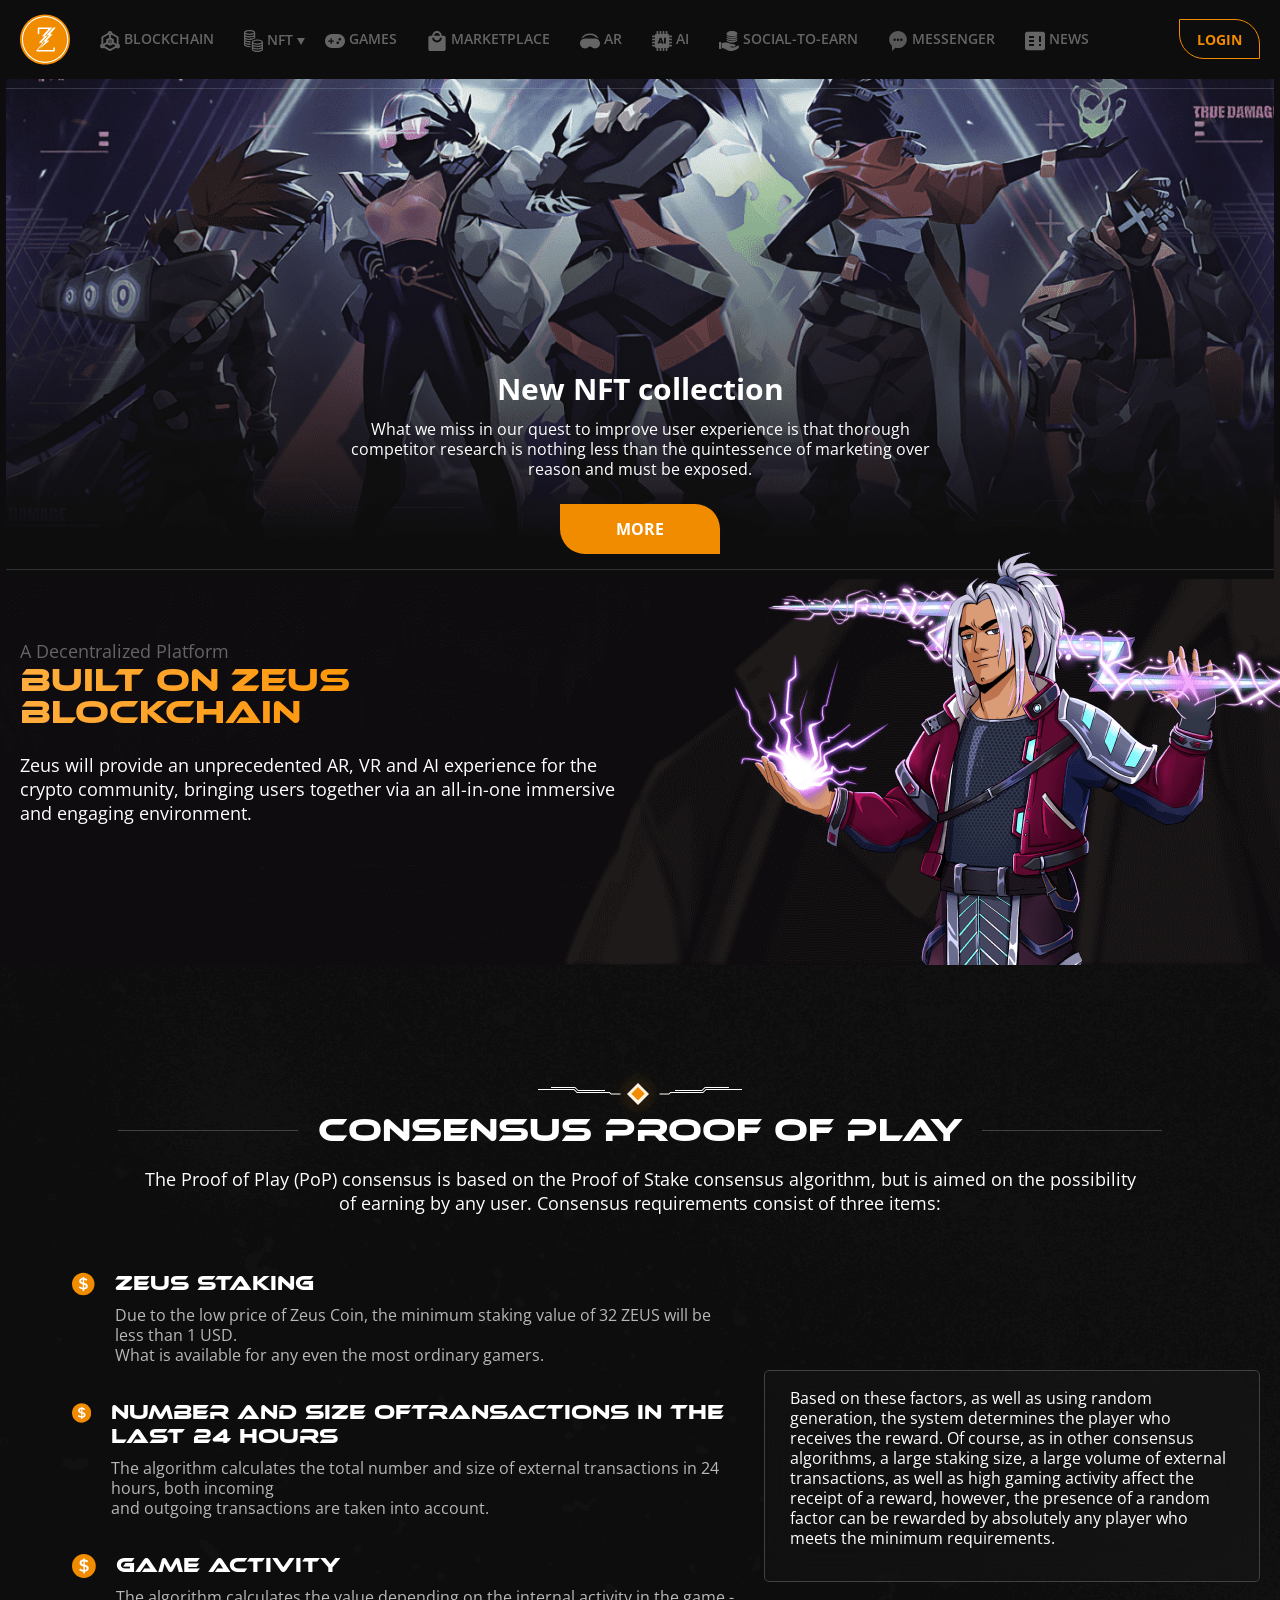
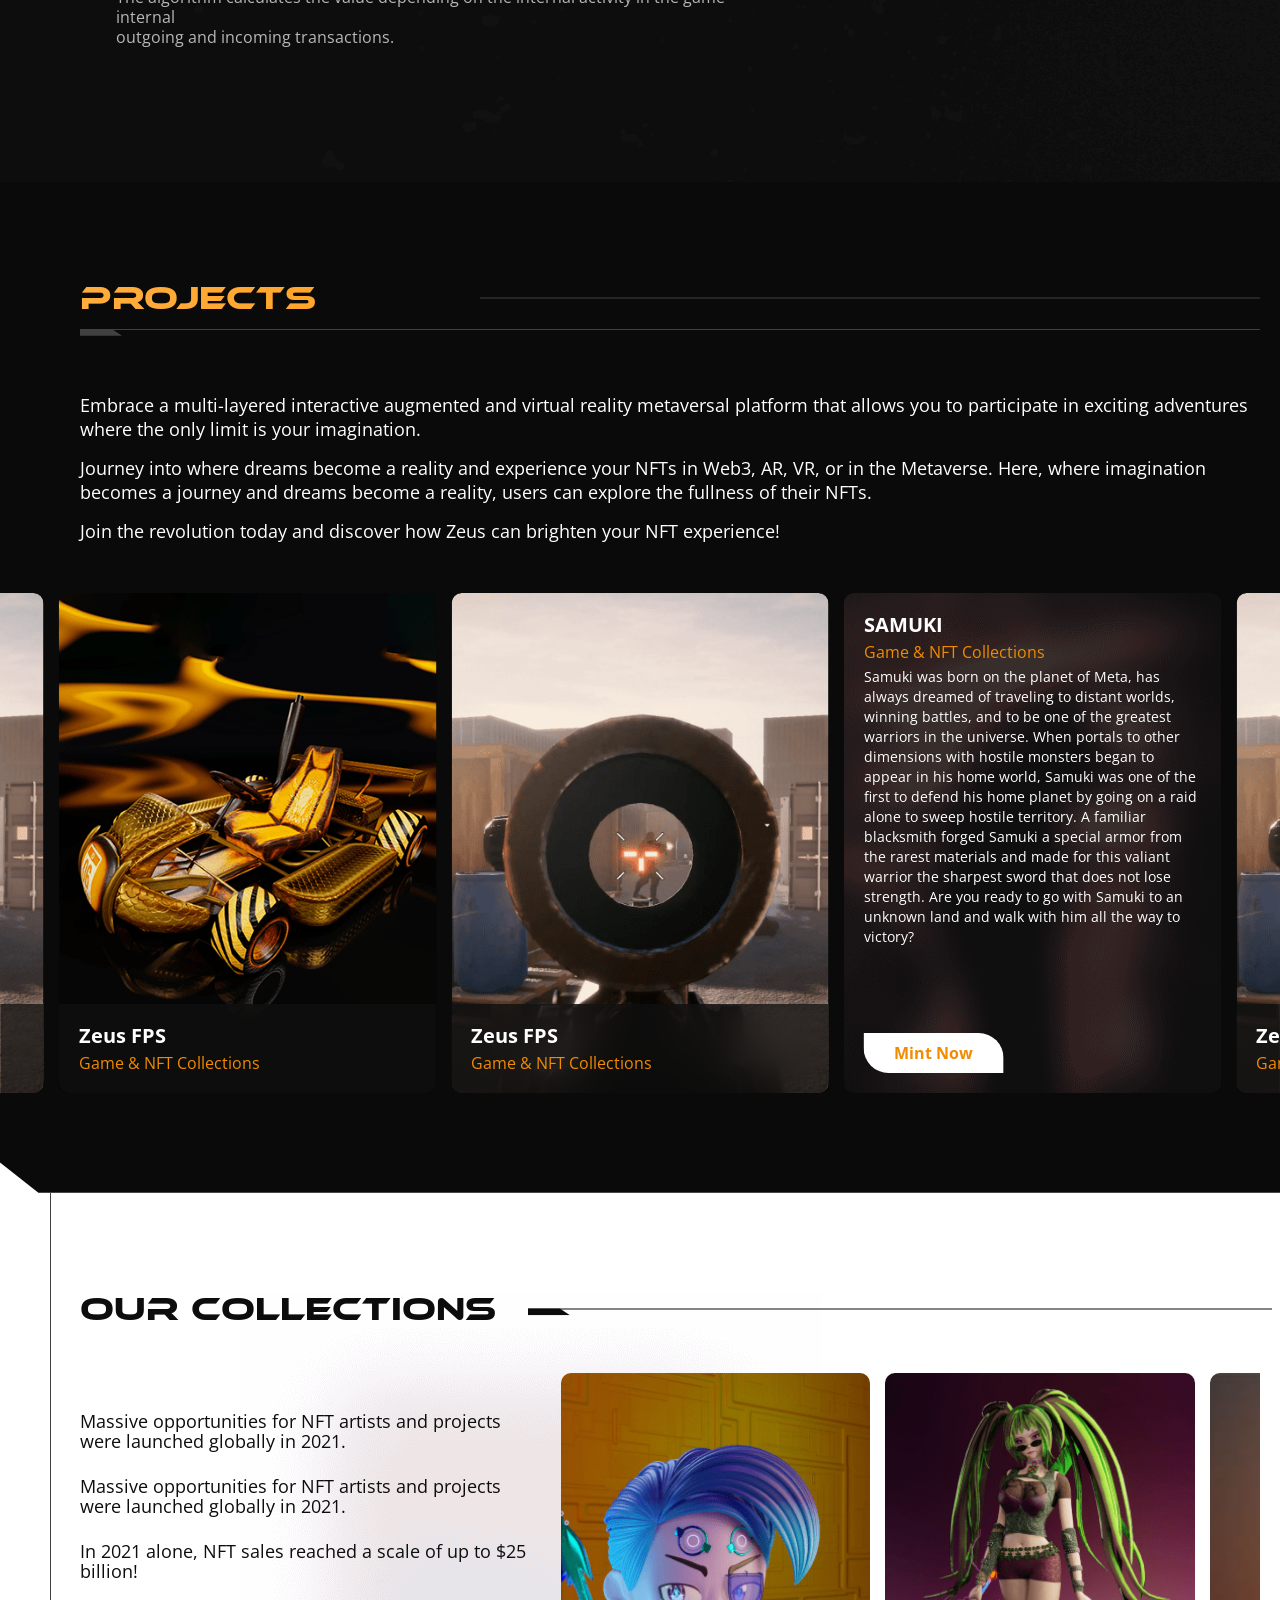
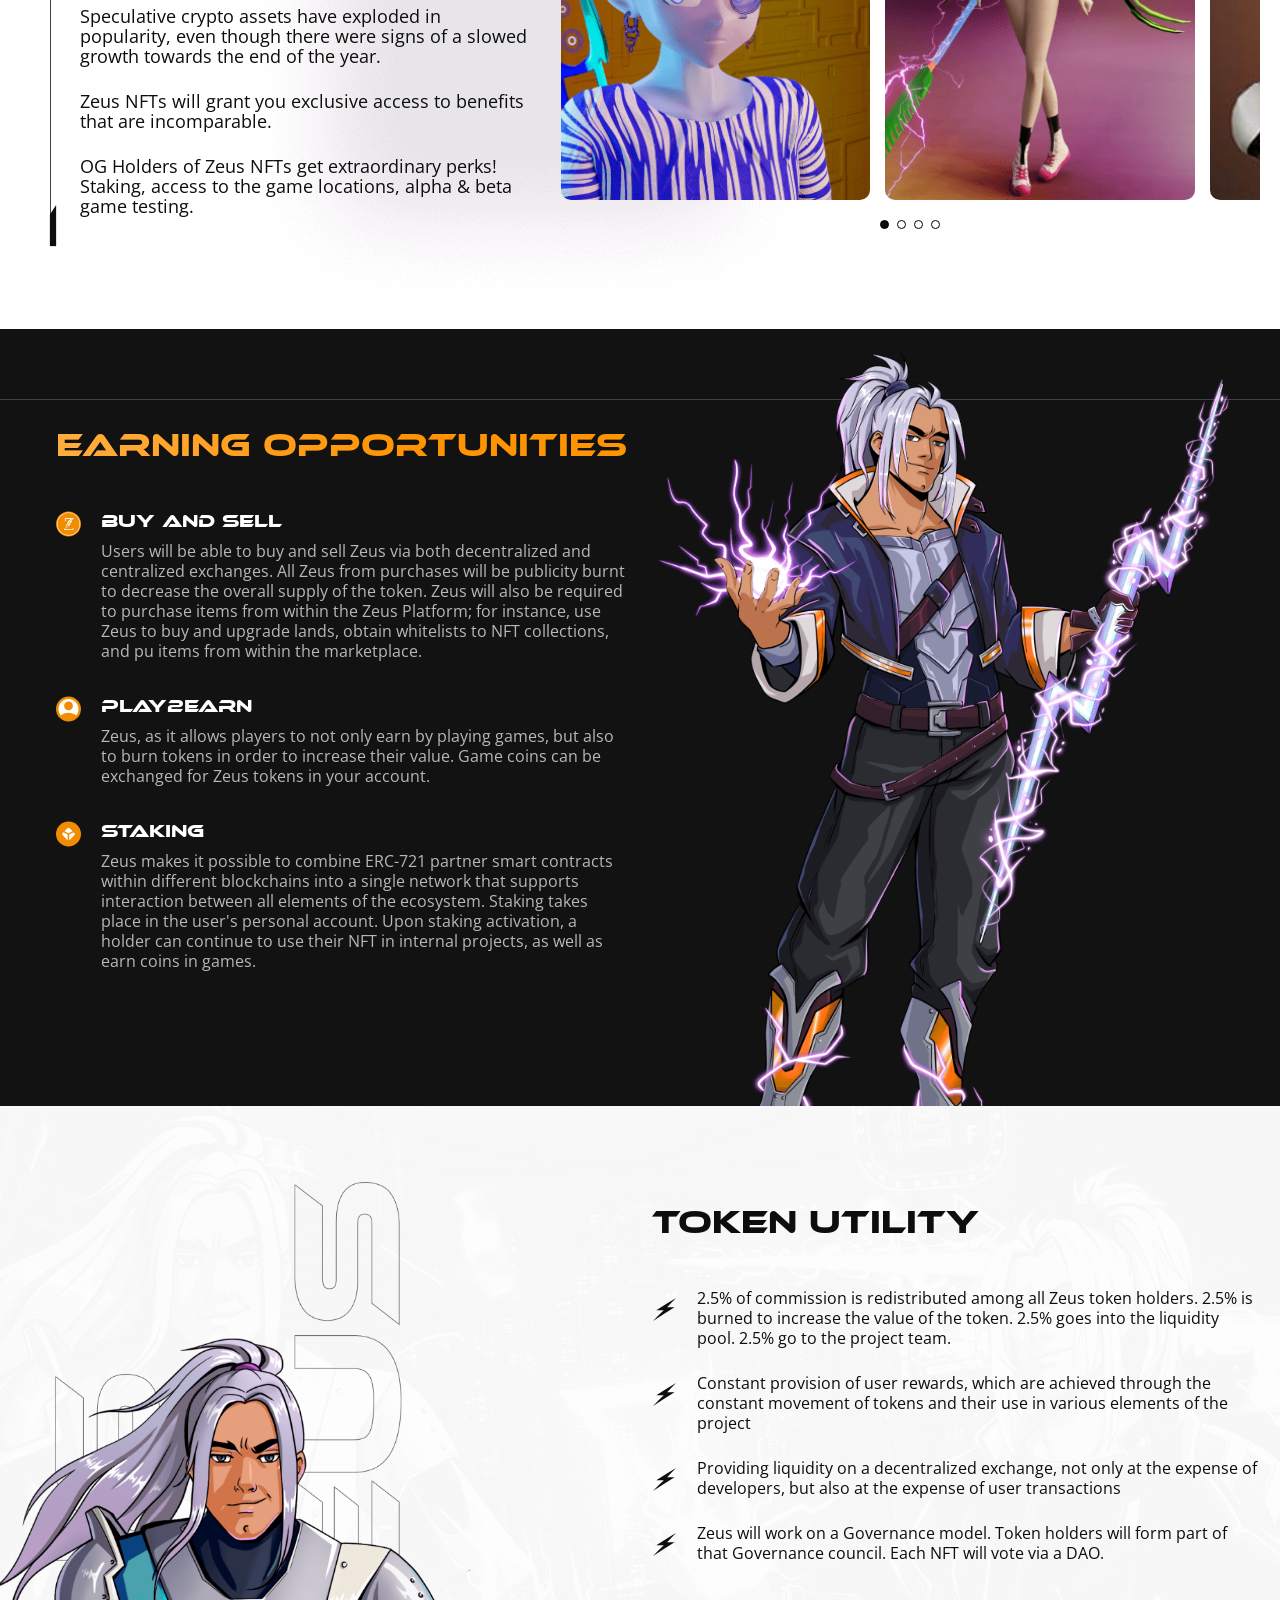
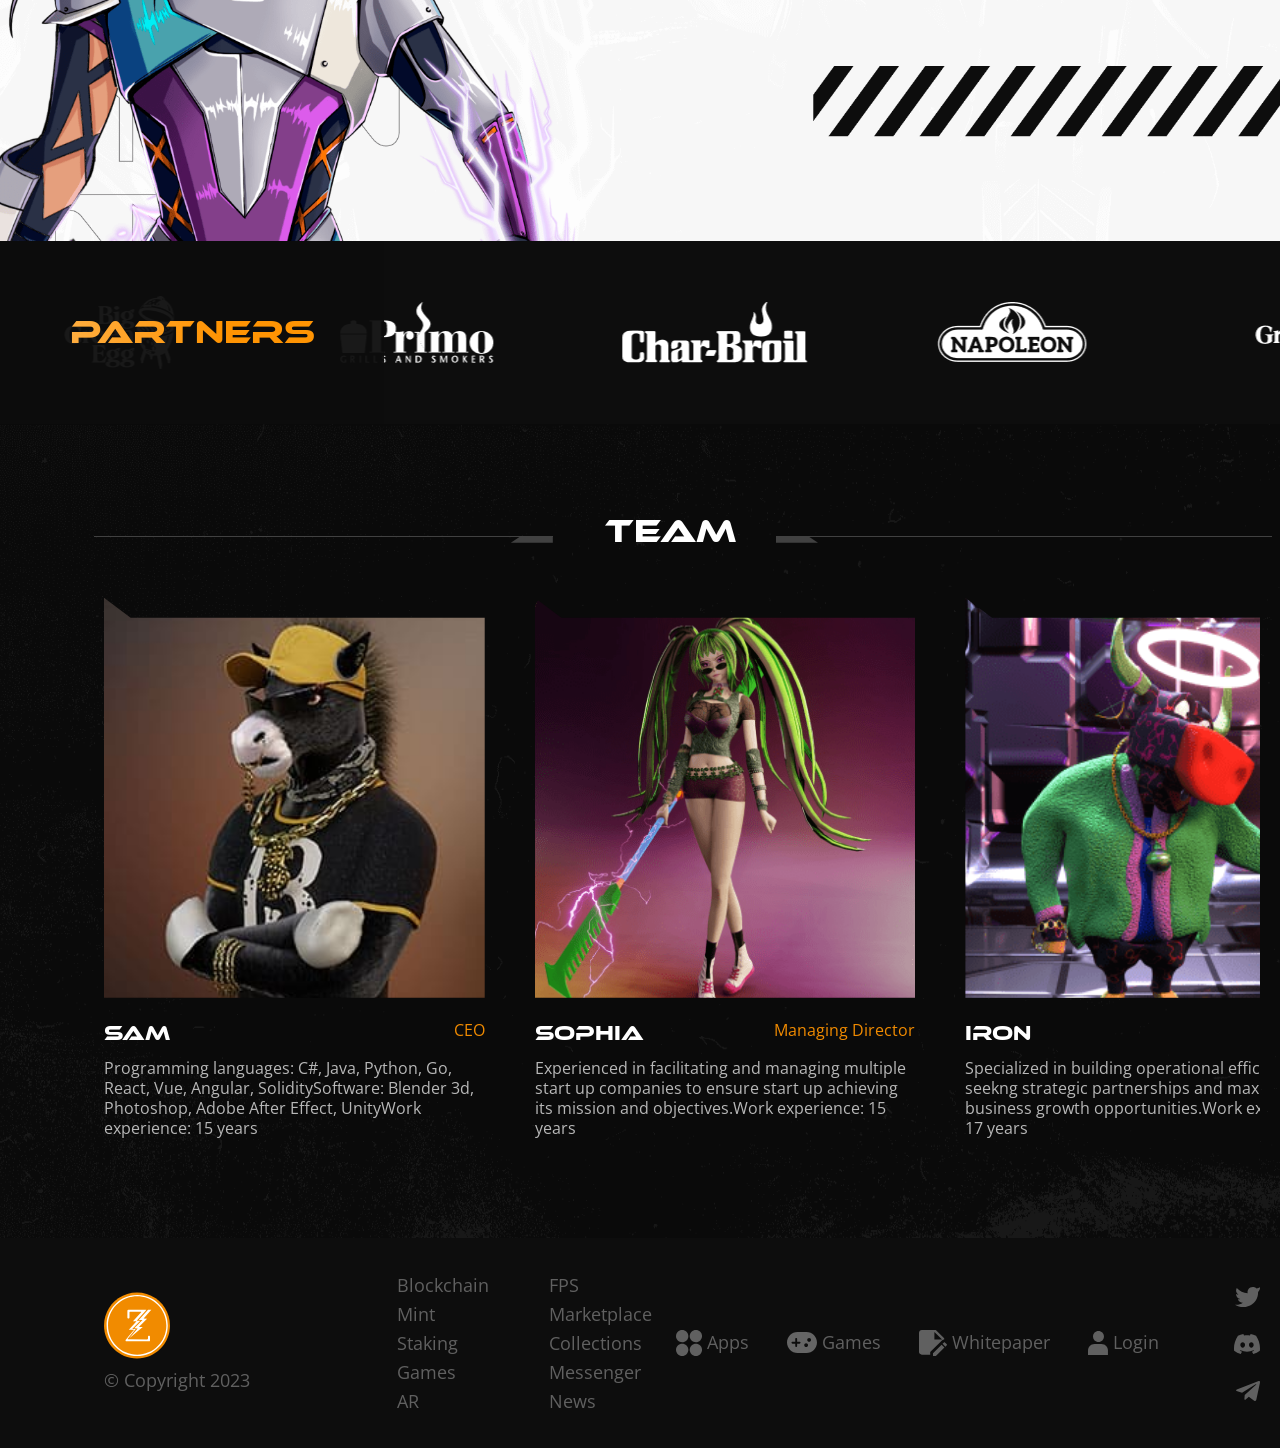
<file: index.html>
<!DOCTYPE html>
<html lang="en">
<head>
    <meta charset="UTF-8">
    <meta http-equiv="X-UA-Compatible" content="IE=edge">
    <meta name="viewport" content="width=device-width, initial-scale=1.0">
    <title>Home</title>
    <link rel="shortcut icon" href="assets/img/svg/logo.svg" type="image/x-icon">
    <link rel="stylesheet" href="assets/style/css/plugins/bootstrap.css">
    <link rel="stylesheet" href="assets/style/css/plugins/swiper.css">
    <link rel="stylesheet" href="assets/style/css/main.css">
</head>
<body>

    <!-- Header -->
    <header class="header">
        <div class="container">
            <div class="row d-flex align-items-center">
                <div class="col-xl-11 col-6 d-flex">
                    <a href="./index.html" class="header__logo"><img loading="lazy" src="assets/img/svg/logo.svg" alt=""></a>
                    <ul class="header-item d-none d-xl-flex align-items-center justify-content-between">
                        <li class="header-item__list"><a href="#">
                            <svg width="22" height="22" viewBox="0 0 22 22" fill="none" xmlns="http://www.w3.org/2000/svg">
                                <mask id="mask0_301_143" style="mask-type:luminance" maskUnits="userSpaceOnUse" x="0" y="0" width="23" height="22">
                                <path d="M19.4199 14.6839V6.78933L12.8411 3.08887M9.15696 3.08887L2.57812 6.78933V14.6839M4.15705 17.1513L10.999 20.9996L15.2095 18.6312L17.841 17.1507" stroke="white" stroke-width="2" stroke-linecap="round" stroke-linejoin="round"/>
                                <path d="M9.42072 8.76332L7.8418 9.68436V13.3685L9.42072 14.2895L10.9996 15.2106L12.5786 14.2895L14.1575 13.3685V9.68436L12.5786 8.76332L10.9996 7.84229L9.42072 8.76332Z" fill="#F18B00" stroke="white" stroke-width="2" stroke-linecap="round" stroke-linejoin="round"/>
                                <path d="M11.0002 7.84186V4.15771M14.158 13.1049L17.8422 15.2102M7.84235 13.1049L4.1582 15.2102" stroke="white" stroke-width="2" stroke-linecap="round" stroke-linejoin="round"/>
                                <path d="M10.9998 4.15784C11.8718 4.15784 12.5787 3.45093 12.5787 2.57892C12.5787 1.70691 11.8718 1 10.9998 1C10.1278 1 9.4209 1.70691 9.4209 2.57892C9.4209 3.45093 10.1278 4.15784 10.9998 4.15784Z" fill="#F18B00" stroke="white" stroke-width="2" stroke-linecap="round" stroke-linejoin="round"/>
                                <path d="M2.57892 18.1578C3.45093 18.1578 4.15784 17.4509 4.15784 16.5789C4.15784 15.7069 3.45093 15 2.57892 15C1.70691 15 1 15.7069 1 16.5789C1 17.4509 1.70691 18.1578 2.57892 18.1578Z" fill="#F18B00" stroke="white" stroke-width="2" stroke-linecap="round" stroke-linejoin="round"/>
                                <path d="M19.4217 18.1578C20.2937 18.1578 21.0006 17.4509 21.0006 16.5789C21.0006 15.7069 20.2937 15 19.4217 15C18.5497 15 17.8428 15.7069 17.8428 16.5789C17.8428 17.4509 18.5497 18.1578 19.4217 18.1578Z" fill="#F18B00" stroke="white" stroke-width="2" stroke-linecap="round" stroke-linejoin="round"/>
                                </mask>
                                <g mask="url(#mask0_301_143)">
                                <path d="M-1.63086 -1.10547H23.6319V24.1573H-1.63086V-1.10547Z" fill="#656565"/>
                                </g>
                            </svg>
                            <span>Blockchain</span>
                        </a></li>
                        <li class="header-list position-relative">
                            <div class="d-flex align-items-center">
                                <span>
                                    <svg width="19" height="22" viewBox="0 0 19 22" fill="none" xmlns="http://www.w3.org/2000/svg">
                                        <path d="M1.25162 9.16435C1.25162 9.39144 1.21738 9.62233 1.26392 9.83529C1.29387 9.97383 1.41958 10.1173 1.54046 10.2053C2.12565 10.6317 2.81139 10.7985 3.50302 10.9311C4.45248 11.1125 5.41102 11.1582 6.37438 11.0881C6.46318 11.0816 6.55197 11.0778 6.6413 11.0761C6.65574 11.0761 6.67072 11.0924 6.67232 11.093C6.60707 11.5325 6.54234 11.9655 6.47334 12.4278C5.61054 12.5109 4.72474 12.455 3.84215 12.342C2.95849 12.229 2.10051 12.0073 1.28799 11.6124C1.19866 12.4615 1.16657 12.5343 1.88601 12.8961C2.96117 13.4372 4.1326 13.5551 5.31207 13.5986C5.70201 13.6132 6.09249 13.6008 6.50062 13.6008V14.8775C4.71672 14.9638 2.96491 14.8296 1.3019 14.0723C1.11147 14.7085 1.27355 15.0633 1.86141 15.3458C2.68516 15.7418 3.56133 15.9363 4.46264 15.989C5.13448 16.0281 5.8106 15.9966 6.50169 15.9966V17.2825C6.31126 17.295 6.11923 17.3173 5.9272 17.3189C4.38561 17.3325 2.86916 17.1902 1.44044 16.541C0.963303 16.3242 0.516124 16.0477 0.245998 15.5794C0.116552 15.3555 0.0127804 15.0768 0.0117106 14.8226C-0.00326664 10.7187 -0.00112703 6.6142 0.00315219 2.50974C0.0036871 1.76382 0.48617 1.3292 1.05424 0.989648C1.9518 0.45289 2.95207 0.236122 3.97267 0.105192C5.06387 -0.0344301 6.15828 -0.0366032 7.24841 0.107909C8.41076 0.262199 9.5485 0.508304 10.5172 1.24173C10.9959 1.6041 11.2431 2.08327 11.2399 2.70478C11.2302 4.53997 11.2324 6.3757 11.2415 8.21089C11.2425 8.44722 11.1778 8.54012 10.9419 8.57598C10.1487 8.69767 9.37893 8.91335 8.6504 9.26322C8.54609 9.3132 8.42467 9.34471 8.34069 9.41914C7.86302 9.84073 7.27195 9.87984 6.68944 9.92113C5.40514 10.0124 4.12458 9.97383 2.86756 9.6647C2.33479 9.53377 1.81647 9.34145 1.25108 9.16435H1.25162ZM5.5838 3.78318C6.67767 3.75004 7.75229 3.67127 8.77931 3.30075C9.11095 3.18123 9.4351 3.01825 9.73036 2.8243C10.0385 2.6222 10.0272 2.46302 9.74053 2.23756C9.60841 2.13379 9.46077 2.04469 9.3094 1.97189C8.56107 1.61116 7.76192 1.44709 6.94299 1.36505C5.39551 1.20968 3.86515 1.26944 2.37866 1.77794C2.07162 1.8828 1.77743 2.0485 1.50356 2.22778C1.18154 2.43857 1.19331 2.61839 1.51104 2.8444C1.656 2.94762 1.81166 3.03998 1.97267 3.11386C3.12592 3.64193 4.3578 3.73592 5.5838 3.78318ZM1.25429 6.69026C1.25429 6.80435 1.27087 6.93039 1.25108 7.05045C1.18796 7.43455 1.36555 7.69043 1.68649 7.82897C2.1663 8.0365 2.64932 8.26414 3.15373 8.38094C4.55411 8.70582 5.97428 8.73353 7.39605 8.51567C8.13635 8.40213 8.86489 8.23534 9.52229 7.85233C10.0117 7.56711 10.1171 7.23897 9.94433 6.70058C7.05478 7.79366 4.17272 7.79474 1.25483 6.6908L1.25429 6.69026ZM1.25429 4.24605C1.25429 4.32592 1.26873 4.42425 1.25162 4.51715C1.16175 5.01262 1.44204 5.26687 1.82824 5.46191C2.46478 5.78353 3.14571 5.95466 3.84215 6.05897C4.85954 6.21109 5.88174 6.22576 6.90554 6.11928C7.74106 6.03181 8.55732 5.86122 9.32651 5.50483C9.95128 5.21526 10.108 4.88875 9.95021 4.25366C7.05692 5.32229 4.17005 5.32446 1.25376 4.24605H1.25429Z" fill="#656565"/>
                                        <path d="M7.74644 15.7681C7.74644 14.6473 7.77854 13.5249 7.73628 12.4052C7.70311 11.5403 8.10536 10.9862 8.78683 10.5755C9.60469 10.0822 10.5124 9.86213 11.4389 9.72142C12.7232 9.52638 14.0128 9.52747 15.2971 9.72251C16.1968 9.85887 17.0768 10.0778 17.8791 10.5396C18.6173 10.9644 19.0147 11.555 18.9992 12.4715C18.9612 14.6946 18.9655 16.9193 18.9976 19.1429C19.0104 20.0236 18.6258 20.6033 17.9176 21.0162C17.0222 21.5377 16.0337 21.761 15.0233 21.8914C13.9144 22.0343 12.8018 22.0397 11.6946 21.8892C10.552 21.7338 9.42764 21.4997 8.47444 20.7766C7.99089 20.4099 7.72879 19.9361 7.74109 19.2945C7.76356 18.1199 7.74751 16.9443 7.74751 15.7686L7.74644 15.7681ZM13.3795 13.4141C14.1712 13.3125 14.9671 13.2364 15.7534 13.1017C16.3578 12.9979 16.9446 12.804 17.4555 12.4362C17.7866 12.1977 17.7967 12.0179 17.4565 11.8016C17.1661 11.6164 16.8532 11.4512 16.5295 11.3382C15.4934 10.9775 14.4156 10.8732 13.3255 10.8748C12.253 10.877 11.1928 10.9856 10.176 11.3447C9.82133 11.4697 9.48648 11.6723 9.16982 11.882C8.94997 12.0276 8.96014 12.1716 9.16233 12.3411C9.31799 12.4715 9.49343 12.5883 9.67637 12.6736C10.8494 13.2196 12.1011 13.3407 13.379 13.4141H13.3795ZM9.04679 16.2527C8.97137 17.1105 8.92751 17.1632 9.66942 17.5348C10.0321 17.7168 10.4284 17.8434 10.8221 17.9461C11.9631 18.2433 13.1308 18.2808 14.2963 18.1993C15.2554 18.1324 16.2038 17.97 17.0858 17.5403C17.7095 17.236 17.8369 16.9823 17.6999 16.2456C16.3284 16.8862 14.8767 17.0823 13.3886 17.085C11.8914 17.0877 10.4311 16.8894 9.04679 16.2532V16.2527ZM17.7309 13.7705C16.3348 14.4333 14.8708 14.6272 13.3779 14.6294C11.8866 14.6316 10.4263 14.4311 9.01363 13.7792C9.01363 13.9421 9.02914 14.0524 9.01095 14.1562C8.94088 14.5604 9.12435 14.8331 9.46722 14.9749C9.96629 15.1814 10.4696 15.4036 10.9928 15.5198C12.5675 15.8691 14.1535 15.8561 15.7331 15.5296C16.3348 15.4052 16.9307 15.2389 17.4341 14.8608C17.5641 14.7636 17.6791 14.5952 17.7186 14.4376C17.7673 14.2437 17.7304 14.0269 17.7304 13.7705H17.7309ZM9.03877 18.7545C8.92109 19.4341 9.00239 19.6498 9.53355 19.9378C9.7443 20.0518 9.9695 20.1426 10.1958 20.2213C11.1918 20.569 12.2252 20.681 13.2709 20.682C14.5686 20.6837 15.8481 20.5652 17.0527 20.0127C17.7026 19.715 17.8454 19.4401 17.7117 18.7512C14.8195 19.8302 11.9315 19.8345 9.03877 18.754V18.7545Z" fill="#656565"/>
                                    </svg>
                                </span>
                                <span class="mx-1 text">NFT</span>
                                <span>
                                    <svg width="8" height="7" viewBox="0 0 8 7" fill="none" xmlns="http://www.w3.org/2000/svg">
                                        <path d="M4 7L-1.35122e-07 2.22545e-07L8 -4.76837e-07L4 7Z" fill="#656565"/>
                                    </svg>
                                </span>
                            </div>
                            <div class="header-info d-flex">
                                <ul class="header-info-item">
                                    <li class="header-info__list"><a href="./public/mint2.html">
                                        <svg width="29" height="22" viewBox="0 0 29 22" fill="none" xmlns="http://www.w3.org/2000/svg">
                                            <path d="M5.92507 0C7.23266 0.0103355 8.54884 0.132065 9.82683 0.521084C10.3271 0.673246 10.8106 0.863879 11.233 1.17366C11.5012 1.37032 11.7268 1.59856 11.7881 1.93964C11.8118 2.07199 11.7836 2.18137 11.6919 2.28387C11.4234 2.58389 11.0791 2.77624 10.7132 2.93702C9.92541 3.28326 9.09118 3.46786 8.24037 3.5893C6.91117 3.77908 5.57693 3.80262 4.24151 3.67084C3.13463 3.56146 2.0461 3.36738 1.02655 2.90802C0.702983 2.76217 0.403986 2.58188 0.150579 2.3321C-0.00868912 2.17506 -0.0332602 2.00596 0.0377886 1.80757C0.139625 1.52306 0.348331 1.32381 0.590489 1.1527C1.00968 0.856128 1.48363 0.669226 1.97446 0.520222C3.25275 0.132639 4.56863 0.00861295 5.92507 0Z" fill="#494949"/>
                                            <path d="M15.908 11.8572C14.2896 11.8442 12.9198 11.7156 11.5909 11.3062C11.082 11.1495 10.5906 10.9534 10.164 10.6321C10.0903 10.5767 10.0261 10.5095 9.95561 10.4501C9.76378 10.2885 9.75371 10.0932 9.83778 9.87762C9.93192 9.63588 10.1075 9.45702 10.3126 9.30371C10.8091 8.93221 11.3849 8.71975 11.9799 8.55869C13.5453 8.13493 15.1439 8.0422 16.7591 8.14067C17.776 8.20269 18.7772 8.35112 19.7467 8.66664C20.1872 8.8099 20.612 8.98704 20.9904 9.25462C21.1994 9.40247 21.3939 9.56928 21.4966 9.8047C21.6523 10.1624 21.6061 10.283 21.3734 10.4978C20.9936 10.8483 20.5265 11.0519 20.0425 11.2215C19.1091 11.5491 18.1392 11.711 17.154 11.7906C16.6629 11.8302 16.1697 11.844 15.9083 11.8575L15.908 11.8572Z" fill="#494949"/>
                                            <path d="M23.1417 2.72514C24.4105 2.73346 25.6974 2.8529 26.9499 3.2201C27.4659 3.3714 27.9647 3.5626 28.4052 3.87267C28.6435 4.04034 28.8504 4.23499 28.9549 4.51233C29.0366 4.72937 29.0138 4.91484 28.8318 5.08537C28.513 5.38367 28.1337 5.58119 27.7305 5.74139C26.8569 6.08821 25.9404 6.26449 25.0079 6.37014C23.9516 6.48986 22.8921 6.51053 21.832 6.42727C20.594 6.32995 19.3755 6.14161 18.2343 5.63201C17.9104 5.48731 17.6111 5.30701 17.3583 5.05638C17.1999 4.89933 17.1762 4.72851 17.2461 4.53099C17.3503 4.23556 17.5703 4.03287 17.8225 3.85918C18.295 3.53418 18.829 3.33953 19.3802 3.18564C20.5984 2.84572 21.8462 2.73059 23.142 2.72456L23.1417 2.72514Z" fill="#494949"/>
                                            <path d="M21.5496 13.102C21.5496 13.5117 21.5546 13.9033 21.5446 14.2943C21.5428 14.3601 21.4862 14.4339 21.4362 14.4878C21.181 14.7637 20.8542 14.9415 20.512 15.0928C19.7207 15.4427 18.882 15.6285 18.0267 15.7499C16.6141 15.9503 15.1969 15.9658 13.7798 15.8051C12.7588 15.6891 11.7558 15.495 10.8159 15.0695C10.4749 14.915 10.148 14.7359 9.90706 14.4459C9.85939 14.3885 9.82742 14.3024 9.82594 14.2286C9.81795 13.8568 9.82209 13.4844 9.82209 13.0862C9.9109 13.1439 9.98136 13.1913 10.0533 13.2361C10.6833 13.628 11.3819 13.8554 12.1022 14.0259C13.4133 14.336 14.7473 14.4353 16.093 14.4057C17.4492 14.3762 18.7852 14.218 20.0783 13.8C20.5804 13.6377 21.0602 13.4296 21.4898 13.1238C21.5004 13.1161 21.5152 13.1141 21.5493 13.1017L21.5496 13.102Z" fill="#494949"/>
                                            <path d="M21.5493 19.177C21.5493 19.5973 21.5531 19.9889 21.5451 20.3805C21.544 20.4385 21.4969 20.5037 21.4546 20.5519C21.2325 20.804 20.946 20.9725 20.6434 21.1164C19.8838 21.4775 19.0723 21.6713 18.2429 21.802C16.7434 22.0382 15.2381 22.0595 13.7313 21.8849C12.7348 21.7695 11.7561 21.5754 10.8372 21.1655C10.4911 21.011 10.1584 20.8304 9.91239 20.5382C9.86176 20.4779 9.82802 20.3863 9.82624 20.3085C9.81736 19.9378 9.82239 19.5666 9.82239 19.1879C10.0566 19.3194 10.2703 19.4546 10.4971 19.564C11.3174 19.9591 12.1963 20.1718 13.0954 20.3047C15.0782 20.5982 17.056 20.5749 19.022 20.1678C19.7861 20.0096 20.5277 19.7851 21.2044 19.3932C21.3131 19.3303 21.4173 19.2603 21.5496 19.177H21.5493Z" fill="#494949"/>
                                            <path d="M21.5484 11.0567C21.5484 11.4868 21.5514 11.8864 21.5446 12.2861C21.5437 12.3352 21.4978 12.3892 21.4611 12.4314C21.2331 12.692 20.9377 12.8643 20.6259 13.0113C19.8793 13.3633 19.0821 13.5539 18.268 13.6843C16.9379 13.8973 15.5998 13.9381 14.2582 13.8238C13.1057 13.7256 11.9719 13.537 10.9032 13.0808C10.5681 12.9378 10.2519 12.7635 9.98758 12.5117C9.87479 12.4044 9.80966 12.2892 9.81736 12.1222C9.83275 11.7756 9.82209 11.4282 9.82209 11.0633C9.98876 11.1638 10.1335 11.2603 10.2866 11.3424C11.072 11.7641 11.9251 11.9918 12.8017 12.1394C14.9737 12.5054 17.1389 12.4807 19.2899 11.9921C20.0848 11.8115 20.8486 11.5488 21.5487 11.0567H21.5484Z" fill="#494949"/>
                                            <path d="M21.5499 17.1493C21.5499 17.4788 21.528 17.7892 21.5564 18.0952C21.5827 18.38 21.4596 18.5641 21.2444 18.7263C20.7527 19.0969 20.1854 19.3122 19.5969 19.4779C18.0851 19.9034 16.5365 20.0116 14.9717 19.9533C14.0042 19.9172 13.0465 19.8035 12.1078 19.566C11.4574 19.4015 10.8242 19.1948 10.2641 18.8196C10.2114 18.7843 10.1616 18.7449 10.1107 18.7073C9.90765 18.5575 9.79308 18.3803 9.81617 18.1116C9.84282 17.7998 9.82239 17.4843 9.82239 17.1441C9.90972 17.2004 9.97663 17.2449 10.0444 17.2873C10.699 17.6976 11.4278 17.9287 12.178 18.101C13.4713 18.3978 14.786 18.4969 16.1117 18.4653C17.3426 18.4357 18.5593 18.2994 19.7446 17.9609C20.3616 17.7846 20.9554 17.5575 21.4812 17.1877C21.4957 17.1774 21.5126 17.1702 21.5502 17.1495L21.5499 17.1493Z" fill="#494949"/>
                                            <path d="M11.7676 5.01819C11.7676 5.40147 11.7742 5.78876 11.762 6.1752C11.7597 6.24927 11.6972 6.33253 11.6406 6.39253C11.3766 6.6736 11.0394 6.85361 10.6865 7.00606C9.86916 7.35919 9.00444 7.54265 8.12344 7.66237C7.0204 7.81252 5.91234 7.84669 4.80191 7.77319C3.58253 7.69251 2.38151 7.51509 1.24236 7.05889C0.848929 6.90127 0.475627 6.70863 0.172189 6.40861C0.0777536 6.31502 0.0297956 6.21482 0.0342362 6.07787C0.0443014 5.76752 0.0371965 5.45659 0.0377886 5.14595C0.0377886 5.1003 0.0422292 5.05494 0.0443014 5.01819C0.348627 5.17581 0.638447 5.34778 0.945733 5.481C1.76161 5.83441 2.62633 6.02017 3.50704 6.14477C4.60919 6.30066 5.71607 6.34631 6.82739 6.28487C8.18205 6.20994 9.51658 6.02706 10.7783 5.51229C11.1155 5.37477 11.4311 5.18787 11.7674 5.01819H11.7676Z" fill="#494949"/>
                                            <path d="M0.0374926 2.96199C1.22016 3.73572 2.53782 3.99641 3.88449 4.16407C4.91499 4.29241 5.95023 4.3125 6.98636 4.24762C8.2759 4.16695 9.5456 3.98177 10.7478 3.49715C11.0953 3.35704 11.4207 3.16497 11.7602 2.99472C11.7617 3.01367 11.7676 3.05358 11.7676 3.09349C11.7682 3.41848 11.7629 3.74376 11.7709 4.06847C11.7739 4.18389 11.7339 4.26944 11.6572 4.35012C11.3772 4.64554 11.024 4.83388 10.6522 4.99207C9.86532 5.32711 9.03464 5.5054 8.18857 5.62483C7.02692 5.78876 5.85935 5.81862 4.69 5.73623C3.50082 5.65239 2.33 5.47095 1.22075 5.02106C0.832647 4.86373 0.464377 4.67195 0.166565 4.37337C0.0762734 4.28293 0.0312758 4.18647 0.0345322 4.05498C0.0437094 3.69783 0.0377886 3.34039 0.0377886 2.96142L0.0374926 2.96199Z" fill="#494949"/>
                                            <path d="M9.82209 15.1146C10.8052 15.7829 11.9053 16.0514 13.0329 16.2371C14.2878 16.4438 15.5531 16.4883 16.8219 16.4057C18.0904 16.3233 19.3409 16.1398 20.5238 15.6615C20.8717 15.5208 21.1979 15.3308 21.5395 15.1608C21.5407 15.1694 21.5493 15.2033 21.5493 15.2375C21.5502 15.5814 21.5549 15.9256 21.546 16.2696C21.5443 16.3431 21.5099 16.4292 21.4611 16.4855C21.1878 16.8013 20.8213 16.9902 20.4409 17.1524C19.6499 17.4895 18.8145 17.6683 17.9637 17.7875C16.8121 17.9485 15.6549 17.979 14.4959 17.8983C13.302 17.8153 12.1267 17.6342 11.0128 17.1837C10.6155 17.0229 10.238 16.8277 9.93785 16.5168C9.85584 16.4318 9.81736 16.3425 9.82002 16.2225C9.82772 15.861 9.82269 15.4993 9.82269 15.1143L9.82209 15.1146Z" fill="#494949"/>
                                            <path d="M17.2464 5.69058C18.5217 6.51369 19.9492 6.77265 21.4084 6.92079C22.9824 7.08071 24.5511 7.02874 26.1074 6.74279C26.9819 6.58202 27.8338 6.35004 28.6104 5.90935C28.6699 5.87547 28.727 5.83786 28.7847 5.80111C28.8407 5.76551 28.8963 5.72905 28.9724 5.67938C28.9724 6.10084 28.9766 6.5002 28.968 6.89926C28.9668 6.95611 28.912 7.01898 28.8682 7.06693C28.5757 7.38561 28.1956 7.57854 27.7998 7.74276C27.0378 8.05828 26.2355 8.23025 25.4197 8.34767C24.4262 8.49065 23.4265 8.52424 22.4238 8.48979C22.1135 8.47916 21.8036 8.45246 21.4939 8.42835C21.4368 8.42404 21.377 8.40624 21.3264 8.38012C20.477 7.94028 19.5587 7.71175 18.6194 7.54839C18.3965 7.50963 18.1712 7.48207 17.9471 7.44992C17.6309 7.40455 17.4513 7.17947 17.2653 6.96328C17.2514 6.94692 17.2479 6.9185 17.2476 6.89582C17.2467 6.49962 17.247 6.10343 17.247 5.69029L17.2464 5.69058Z" fill="#494949"/>
                                            <path d="M11.7676 7.01869C11.7676 7.2145 11.7585 7.38704 11.7706 7.55815C11.7801 7.69051 11.7395 7.74706 11.5995 7.78094C11.0344 7.9176 10.487 8.10536 9.97455 8.37868C9.65306 8.55036 9.34488 8.74358 9.12819 9.037C9.03286 9.1659 8.96655 9.31979 8.91208 9.4708C8.88455 9.54746 8.85494 9.57502 8.77709 9.58937C7.70662 9.78431 6.62608 9.85695 5.53904 9.83369C4.42239 9.80986 3.3161 9.69445 2.23408 9.41252C1.61833 9.25203 1.01945 9.04992 0.487764 8.69592C0.451352 8.67152 0.416419 8.64453 0.380599 8.61956C0.139329 8.45103 -0.00572876 8.25121 0.0300917 7.93425C0.0632478 7.64198 0.0371965 7.3434 0.0371965 7.04339C0.0608795 7.04339 0.0780496 7.03822 0.0866347 7.04425C0.746796 7.50418 1.49873 7.7574 2.27731 7.94229C3.82765 8.31064 5.40286 8.39504 6.99169 8.30346C8.05801 8.24202 9.10835 8.08957 10.1297 7.77721C10.6862 7.60696 11.2209 7.38963 11.6969 7.05372C11.7114 7.04339 11.7295 7.03736 11.7674 7.01898L11.7676 7.01869Z" fill="#494949"/>
                                            <path d="M0.0374926 13.0928C0.619797 13.5074 1.24532 13.7457 1.89542 13.9283C2.90401 14.2114 3.93777 14.348 4.98397 14.4003C6.26906 14.4643 7.54676 14.4023 8.81409 14.1761C8.84754 14.17 8.88218 14.17 8.92422 14.1666V15.65C8.65689 15.6925 8.38691 15.7413 8.11515 15.7775C6.89873 15.9397 5.67788 15.967 4.45495 15.8616C3.35665 15.7672 2.27612 15.5866 1.24976 15.176C0.888598 15.0316 0.545195 14.8553 0.251823 14.599C0.107357 14.4726 0.0185462 14.336 0.0315719 14.1284C0.0525904 13.7957 0.0371965 13.4606 0.0371965 13.0925L0.0374926 13.0928Z" fill="#494949"/>
                                            <path d="M0.0478539 15.2599C1.03662 15.9268 2.14646 16.1969 3.28442 16.379C4.82204 16.6247 6.36675 16.6365 7.91325 16.4637C8.20189 16.4315 8.48786 16.3795 8.77531 16.337C8.82267 16.3302 8.87034 16.3253 8.93162 16.3178C8.93162 16.7973 8.9331 17.2647 8.92747 17.7323C8.92718 17.7605 8.87152 17.8084 8.83718 17.8127C8.19744 17.8937 7.55889 17.9896 6.9165 18.0413C5.99553 18.115 5.07278 18.0861 4.15447 17.9867C3.02421 17.8644 1.91259 17.6637 0.883269 17.1633C0.599962 17.0255 0.330273 16.8644 0.12956 16.6207C0.0792337 16.5595 0.0437094 16.4691 0.0413411 16.391C0.0318679 16.0568 0.0371965 15.7221 0.0377886 15.3876C0.0377886 15.3509 0.0431173 15.3144 0.0475578 15.2599H0.0478539Z" fill="#494949"/>
                                            <path d="M8.92658 10.1458V11.6057C8.44819 11.668 7.97216 11.7417 7.49347 11.7897C6.55415 11.8839 5.61186 11.8908 4.67076 11.8207C3.43214 11.7283 2.21366 11.5396 1.06829 11.0415C0.729626 10.8942 0.411683 10.7125 0.153539 10.4461C0.0715368 10.3614 0.0321639 10.2709 0.0351243 10.1512C0.0428212 9.83599 0.0374926 9.52018 0.0380847 9.20495C0.0380847 9.1593 0.0422292 9.11365 0.0451895 9.05164C0.19824 9.14495 0.331457 9.23337 0.471186 9.31003C1.21809 9.72 2.03337 9.93791 2.8676 10.0981C4.07839 10.3304 5.30369 10.4085 6.53372 10.351C7.32976 10.3137 8.12284 10.2173 8.92718 10.1466L8.92658 10.1458Z" fill="#494949"/>
                                            <path d="M0.0374926 11.0705C1.02803 11.7397 2.1281 12.0076 3.25571 12.1925C4.50113 12.3966 5.75722 12.4469 7.01596 12.3576C7.61958 12.3148 8.21906 12.2192 8.8206 12.1477C8.84961 12.1443 8.87863 12.14 8.92037 12.1345V13.6311C8.51154 13.6874 8.09975 13.7534 7.6853 13.7997C6.71253 13.9079 5.7362 13.9234 4.75987 13.8554C3.48632 13.7667 2.2329 13.5792 1.05586 13.0638C0.72637 12.9197 0.4179 12.742 0.1639 12.4859C0.0739051 12.3955 0.0300917 12.2979 0.0342362 12.1664C0.0440054 11.856 0.0371965 11.5451 0.0371965 11.2344C0.0371965 11.1882 0.0371965 11.142 0.0371965 11.0705H0.0374926Z" fill="#494949"/>
                                            <path d="M22.3732 10.5075C22.3732 10.2899 22.3447 10.0714 22.38 9.86327C22.4294 9.56899 22.3678 9.3152 22.1979 9.0769C22.1875 9.06255 22.1796 9.04647 22.1662 9.02408C22.2991 9.02408 22.4199 9.02149 22.5404 9.02436C24.2367 9.06743 25.9099 8.93393 27.5313 8.40969C28.0192 8.25178 28.4848 8.04679 28.9025 7.74993C28.917 7.7396 28.9348 7.733 28.9727 7.71319C28.9727 8.0333 28.9478 8.33877 28.9795 8.63879C29.0121 8.94943 28.8682 9.14179 28.6346 9.31232C28.1376 9.67464 27.5692 9.88652 26.9798 10.0516C25.5052 10.4639 23.9951 10.5652 22.4694 10.5219C22.4407 10.521 22.4122 10.5135 22.3732 10.5075Z" fill="#494949"/>
                                            <path d="M22.3743 12.5373V11.0613C22.5697 11.0613 22.7601 11.061 22.9504 11.0613C24.4664 11.0651 25.9632 10.9298 27.4153 10.4762C27.9611 10.3057 28.4822 10.0835 28.9727 9.7289C28.9727 9.86585 28.9727 9.97724 28.9727 10.0884C28.9727 10.3559 28.9771 10.6238 28.9694 10.8911C28.9677 10.9565 28.9458 11.043 28.8993 11.0823C28.6965 11.254 28.497 11.4377 28.2672 11.5695C27.6287 11.9364 26.9191 12.1267 26.1985 12.2703C24.9658 12.5161 23.7189 12.5993 22.462 12.5453C22.4377 12.5442 22.4134 12.5407 22.3746 12.5367L22.3743 12.5373Z" fill="#494949"/>
                                            <path d="M22.3746 14.5665V13.0831C22.4401 13.0831 22.5022 13.0816 22.5641 13.0831C23.8599 13.1147 25.1467 13.038 26.4155 12.767C27.2364 12.5916 28.0357 12.3559 28.751 11.9086C28.817 11.8672 28.8809 11.8233 28.9603 11.771C28.9653 11.817 28.9721 11.8514 28.9724 11.8862C28.9733 12.2255 28.9783 12.5649 28.9691 12.9039C28.9671 12.982 28.9327 13.0727 28.8821 13.1333C28.6601 13.3986 28.3614 13.5686 28.05 13.7161C27.2945 14.0741 26.4869 14.2645 25.6633 14.3965C24.5943 14.5679 23.5167 14.615 22.4347 14.5751C22.4202 14.5746 22.406 14.5711 22.3749 14.5665H22.3746Z" fill="#494949"/>
                                            <path d="M22.3764 16.6003V15.1195C22.5893 15.1195 22.7947 15.1195 22.9999 15.1195C24.4158 15.1209 25.8152 14.9943 27.1799 14.605C27.8105 14.425 28.4144 14.1873 28.973 13.7882C28.973 13.8539 28.973 13.8944 28.973 13.9346C28.973 14.2117 28.952 14.4907 28.9789 14.7655C29.0047 15.029 28.8866 15.1984 28.6932 15.3509C28.2572 15.6948 27.7495 15.9001 27.2225 16.0655C26.2317 16.3767 25.2104 16.5291 24.1737 16.5808C23.6325 16.6078 23.0893 16.6012 22.5472 16.6086C22.4939 16.6095 22.441 16.6035 22.3764 16.6V16.6003Z" fill="#494949"/>
                                        </svg>
                                        Mint  
                                    </a></li>
                                    <li class="header-info__list"><a href="#">
                                        <svg width="29" height="22" viewBox="0 0 29 22" fill="none" xmlns="http://www.w3.org/2000/svg">
                                            <path d="M24.4301 0H15.8715V4.46953H11.3003L20.1925 15.1244L29 4.38262H24.4301V0ZM0 17.5305H4.56992V22H13.1285V17.5305H17.6997L8.89092 6.87438L0 17.5305Z" fill="#494949"/>
                                        </svg>
                                        Staking
                                    </a></li>
                                    <li class="header-info__list"><a href="#">
                                        <svg width="29" height="29" viewBox="0 0 29 29" fill="none" xmlns="http://www.w3.org/2000/svg">
                                            <path d="M26.03 0H2.96997C1.33017 0 0 1.32931 0 2.96997V26.03C0 27.6698 1.32931 29 2.96997 29H26.03C27.6698 29 29 27.6707 29 26.03V2.96997C29 1.33017 27.6707 0 26.03 0ZM13.4911 19.4207H6.3594V17.9201L8.92028 15.3316C9.43661 14.8014 9.85175 14.3586 10.1657 14.0023C10.4796 13.6459 10.708 13.3216 10.8498 13.0284C10.9916 12.7352 11.0626 12.4213 11.0626 12.0866C11.0626 11.6818 10.9493 11.3782 10.7244 11.1759C10.4987 10.9735 10.1977 10.8723 9.82062 10.8723C9.42537 10.8723 9.04137 10.9631 8.66947 11.1447C8.29758 11.3264 7.90925 11.5841 7.50449 11.9197L6.33259 10.5307C6.62578 10.2799 6.93627 10.042 7.26406 9.81888C7.59184 9.59575 7.97325 9.41499 8.40828 9.27834C8.84331 9.14083 9.36569 9.0725 9.97456 9.0725C10.6448 9.0725 11.22 9.19358 11.7017 9.43575C12.1834 9.67791 12.5545 10.0066 12.8148 10.4234C13.0751 10.8394 13.2057 11.3108 13.2057 11.8366C13.2057 12.3997 13.0942 12.9134 12.871 13.3787C12.6479 13.844 12.3235 14.3041 11.8972 14.7608C11.4717 15.2165 10.9588 15.7216 10.3586 16.2751L9.04655 17.5102V17.6079H13.4911V19.4224V19.4207ZM23.0471 17.1002C22.6077 17.87 21.9712 18.4494 21.1383 18.8378C20.3055 19.2261 19.3031 19.4207 18.1312 19.4207H15.2425V9.21866H18.4451C19.515 9.21866 20.443 9.40807 21.2291 9.78775C22.0153 10.1666 22.625 10.7279 23.0575 11.4691C23.4899 12.2111 23.7061 13.1287 23.7061 14.2219C23.7061 15.3714 23.4864 16.3305 23.0471 17.1002Z" fill="#494949"/>
                                        </svg>
                                        2D
                                    </a></li>
                                    <li class="header-info__list"><a href="#">
                                        <svg width="29" height="27" viewBox="0 0 29 27" fill="none" xmlns="http://www.w3.org/2000/svg">
                                            <path d="M28.9987 19.0032C28.9898 19.0911 28.978 19.1791 28.9725 19.2671C28.9401 19.8012 28.927 20.3373 28.8731 20.8693C28.8131 21.4571 28.5212 21.9514 28.1658 22.4045C28.0229 22.5867 27.8497 22.7438 27.6882 22.9107C27.301 23.3107 26.7917 23.4678 26.2845 23.6193C23.9712 24.3069 21.6565 24.9904 19.3411 25.6711C18.3349 25.9671 17.3197 26.2247 16.2776 26.3588C16.0554 26.3874 15.8332 26.4111 15.582 26.4411C15.5033 20.8107 15.5599 15.2032 15.5371 9.57903C15.7683 9.51061 15.996 9.44149 16.2252 9.37517C18.8359 8.62049 21.4467 7.8651 24.0581 7.11181C25.486 6.69991 26.9152 6.2915 28.3438 5.88169C28.5674 5.81746 28.5715 5.81886 28.662 6.04576C28.8945 6.63079 28.9704 7.24236 28.9684 7.86859C28.967 8.33565 28.9732 8.8034 28.9773 9.27115C28.9773 9.31653 28.9911 9.36261 28.9987 9.40798V19.0032ZM18.533 22.3773C18.6178 22.3598 18.6689 22.3535 18.7179 22.3389C19.5744 22.0806 20.4308 21.8195 21.2873 21.5612C21.9663 21.3566 22.6344 21.1262 23.2334 20.7311C24.8386 19.672 25.958 18.2639 26.2996 16.3112C26.4563 15.4162 26.4901 14.5135 26.2817 13.6212C26.0326 12.5545 25.4805 11.7049 24.4411 11.2811C23.6827 10.9718 22.8759 10.9334 22.0885 11.1205C20.9236 11.397 19.7745 11.7391 18.6171 12.0469C18.515 12.0742 18.515 12.1279 18.515 12.2061C18.515 13.2498 18.5116 14.2936 18.5136 15.3373C18.5185 17.5322 18.5267 19.7279 18.533 21.9228C18.533 22.0652 18.533 22.2076 18.533 22.3766V22.3773Z" fill="#494949"/>
                                            <path d="M13.4671 9.57913C13.4444 15.2026 13.501 20.8101 13.4209 26.4468C13.0993 26.4028 12.8053 26.3616 12.5113 26.3219C11.089 26.1306 9.72459 25.6942 8.3533 25.2914C6.29465 24.6861 4.24153 24.0613 2.1884 23.4365C1.53278 23.2368 1.08902 22.7516 0.697722 22.2175C0.280195 21.6471 0.08765 21.0007 0.0648758 20.2886C-0.047615 16.8593 0.0213977 13.4287 0.0165669 9.99871C0.0151866 9.18677 0.0324398 8.37414 0.0441719 7.56221C0.0517633 7.00509 0.173226 6.47102 0.373363 5.953C0.41477 5.84549 0.463079 5.82803 0.572809 5.86015C2.26776 6.34954 3.96478 6.83196 5.65974 7.31995C8.18008 8.04532 10.699 8.77417 13.218 9.50233C13.2974 9.52537 13.3767 9.5512 13.4671 9.57982V9.57913ZM4.88265 13.4831C4.90267 13.4545 4.9144 13.4433 4.91923 13.4294C4.95098 13.34 4.9841 13.2506 5.01171 13.1592C5.16078 12.6607 5.58451 12.4031 6.08279 12.5099C6.85642 12.6754 7.36228 13.3204 7.3119 14.117C7.28499 14.5429 7.07726 14.8871 6.61004 14.9024C6.38023 14.9101 6.14904 14.9003 5.91854 14.885C5.75359 14.8738 5.67147 14.9471 5.64939 15.1021C5.60315 15.4274 5.55139 15.7528 5.51757 16.0802C5.4879 16.3664 5.51412 16.3881 5.80397 16.4272C5.86125 16.4348 5.91854 16.4418 5.97513 16.4502C6.59831 16.5382 7.0952 16.8321 7.41887 17.3857C7.69009 17.85 7.75772 18.3561 7.69906 18.8888C7.61487 19.6532 6.98064 20.0575 6.26843 19.7929C5.49618 19.5066 5.10626 18.9021 4.93717 18.1306C4.89508 17.9386 4.80605 17.8576 4.63697 17.8248C4.1801 17.7369 3.72324 17.6475 3.26569 17.5609C2.99447 17.51 2.97031 17.5344 2.99999 17.8088C3.00206 17.8297 3.0062 17.8507 3.01103 17.8716C3.2719 19.1296 3.9634 20.0952 4.98755 20.8282C5.78672 21.4007 6.66594 21.6806 7.66111 21.6304C8.20217 21.6031 8.65627 21.4258 9.04826 21.0809C9.72114 20.4889 9.86123 19.6819 9.74805 18.8574C9.61003 17.8576 9.09795 17.045 8.2629 16.4614C8.16214 16.3909 8.06483 16.3155 7.94061 16.2233C8.07449 16.1584 8.17042 16.1046 8.27118 16.0634C9.09519 15.7283 9.44716 14.9324 9.28567 14.0821C9.16144 13.4287 8.86607 12.8513 8.44095 12.3472C7.60452 11.3552 6.53344 10.8058 5.25463 10.6941C4.60108 10.6368 4.03104 10.8483 3.62386 11.3992C3.39543 11.7077 3.2436 12.0554 3.14629 12.4289C3.11731 12.5406 3.14284 12.6167 3.23808 12.6698C3.37542 12.7466 3.51275 12.8241 3.65354 12.8925C4.06209 13.0915 4.47272 13.2862 4.88196 13.4824L4.88265 13.4831Z" fill="#494949"/>
                                            <path d="M27.202 3.98822C26.6983 4.13622 26.2228 4.27864 25.7466 4.41617C23.5803 5.0431 21.4139 5.67003 19.247 6.29556C17.708 6.73958 16.169 7.18289 14.6286 7.62342C14.5624 7.64227 14.483 7.64855 14.4181 7.6297C12.1193 6.97136 9.8205 6.31092 7.52307 5.64699C5.66318 5.10943 3.80466 4.56697 1.94546 4.02592C1.90612 4.01475 1.86817 3.99869 1.81641 3.98054C2.07313 3.72781 2.35194 3.52675 2.67769 3.41784C3.65076 3.09251 4.62315 2.76299 5.60589 2.47186C7.3319 1.96083 9.06481 1.47492 10.797 0.984132C11.699 0.728614 12.6059 0.488454 13.5375 0.371167C13.8274 0.334864 14.1248 0.347431 14.4181 0.359299C15.298 0.39281 16.1793 0.405376 17.0379 0.654611C17.9323 0.915016 18.8343 1.14959 19.7293 1.4086C21.5596 1.93849 23.3891 2.47396 25.2159 3.01641C25.5968 3.12951 25.9674 3.27751 26.3394 3.41923C26.6562 3.54001 26.9336 3.72921 27.202 3.98891V3.98822Z" fill="#494949"/>
                                            <path d="M20.4531 20.0523C20.4531 19.5684 20.4531 19.086 20.4531 18.6036C20.4552 17.1864 20.4559 15.7692 20.4607 14.352C20.4614 14.0601 20.48 13.769 20.489 13.4772C20.4938 13.3348 20.5463 13.2517 20.6995 13.2126C21.2937 13.0611 21.8817 12.8929 22.5035 12.897C23.2647 12.9026 23.852 13.1965 24.1577 13.9275C24.2661 14.1872 24.3365 14.4727 24.3696 14.7527C24.469 15.5974 24.4379 16.438 24.1626 17.2506C23.7947 18.3369 23.0653 19.0958 22.0301 19.5398C21.5463 19.7472 21.0321 19.884 20.5311 20.0516C20.5125 20.0578 20.4904 20.0523 20.4531 20.0523Z" fill="#494949"/>
                                        </svg>
                                         3D
                                    </a></li>
                                </ul>
                                <ul class="header-info-item">
                                    <li class="header-info__list"><a href="#">
                                        <svg width="29" height="19" viewBox="0 0 29 19" fill="none" xmlns="http://www.w3.org/2000/svg">
                                            <path d="M7.60817 0C7.7661 0 7.9237 0 8.08162 0C8.25849 0.019778 8.43568 0.0376724 8.61223 0.0599619C9.90213 0.223209 11.0654 0.709811 12.1351 1.43092C12.6509 1.77845 13.2106 1.98439 13.8416 1.9778C14.2933 1.97309 14.7452 1.97906 15.1969 1.97686C15.791 1.97403 16.3305 1.79195 16.8172 1.46106C17.7451 0.830049 18.7479 0.370445 19.8527 0.147864C20.1856 0.0809957 20.5255 0.0483462 20.8621 0C21.0513 0 21.2408 0 21.43 0C21.4869 0.00973204 21.5437 0.0185223 21.6003 0.02951C22.0109 0.107994 22.4335 0.149434 22.8302 0.272811C23.9078 0.607781 24.7716 1.26956 25.4984 2.11342C26.4232 3.1874 27.0722 4.42525 27.6123 5.72087C28.449 7.72849 28.8747 9.82622 28.9771 11.9946C29.0415 13.3605 28.9714 14.7161 28.7516 16.0651C28.659 16.6324 28.5264 17.1855 28.2652 17.7051C27.6158 18.9963 26.0593 19.2955 25.0259 18.6861C24.5038 18.3782 24.0234 18.0171 23.5683 17.6213C22.5023 16.6939 21.5355 15.6701 20.6145 14.6034C20.1828 14.1033 19.6395 13.8603 18.9823 13.86C16.9789 13.8597 14.9758 13.8616 12.9724 13.8622C11.9838 13.8625 10.9949 13.8594 10.0064 13.8631C9.36173 13.8656 8.82953 14.1096 8.39778 14.5924C7.85327 15.2011 7.30497 15.8073 6.7355 16.3925C5.94622 17.204 5.11998 17.9763 4.15382 18.5854C3.30547 19.1203 2.43911 19.1376 1.58287 18.6375C0.986557 18.2893 0.671347 17.7117 0.479947 17.0712C0.200428 16.136 0.105044 15.1697 0.040296 14.2022C-0.0370852 13.0598 0.000815805 11.9186 0.121151 10.7787C0.309709 8.99554 0.731357 7.27171 1.43442 5.62041C1.99693 4.29905 2.66525 3.03577 3.64278 1.96148C4.43049 1.09564 5.36696 0.452069 6.52357 0.174235C6.87826 0.0888441 7.24622 0.0568225 7.60817 0.000313937V0ZM9.03104 8.42826C9.10337 8.42826 9.15959 8.42826 9.21581 8.42826C9.73126 8.42826 10.2467 8.42826 10.7619 8.42826C11.0376 8.42826 11.0325 8.42606 11.1472 8.17303C11.403 7.60825 11.3929 7.06295 11.048 6.53396C10.999 6.45862 10.9463 6.43099 10.8572 6.43162C10.3314 6.43539 9.80548 6.43382 9.27961 6.43319C9.22402 6.43319 9.16812 6.42817 9.09926 6.42471C9.09926 6.35345 9.09863 6.29694 9.09926 6.24043C9.10463 5.70768 9.10937 5.17525 9.11569 4.6425C9.11663 4.56684 9.116 4.50499 9.02378 4.46952C8.43062 4.24128 7.83526 4.19105 7.22727 4.41332C7.12431 4.45099 7.09683 4.50217 7.09809 4.60576C7.10346 5.15421 7.10062 5.70266 7.10062 6.25142C7.10062 6.30699 7.10062 6.36255 7.10062 6.43319C7.02387 6.43319 6.96702 6.43319 6.91048 6.43319C6.35302 6.43319 5.79556 6.43131 5.2381 6.43633C5.1803 6.43696 5.0906 6.46364 5.06976 6.5054C4.76813 7.10376 4.76686 7.70715 5.06154 8.31053C5.10576 8.40094 5.17209 8.43171 5.27537 8.43046C5.79588 8.42512 6.3167 8.42794 6.83721 8.42794H7.01408C7.01408 8.99052 7.0226 9.53269 7.00934 10.0745C7.00492 10.2532 7.07409 10.3511 7.21748 10.4356C7.69377 10.7165 8.53201 10.6845 8.97198 10.3555C9.00767 10.3288 9.0282 10.2607 9.02883 10.2114C9.03357 9.83532 9.03136 9.45922 9.03136 9.08313C9.03136 8.87028 9.03136 8.65775 9.03136 8.42763L9.03104 8.42826ZM18.56 9.02348C18.5568 9.87268 19.2738 10.585 20.1338 10.5875C20.9856 10.59 21.6988 9.88712 21.7061 9.03792C21.7133 8.18433 21.003 7.47201 20.1408 7.46824C19.2823 7.46479 18.5631 8.17208 18.56 9.02348ZM24.0401 8.60343C24.8929 8.61285 25.6096 7.9178 25.6247 7.0664C25.6399 6.2307 24.9311 5.503 24.0926 5.49326C23.1965 5.4829 22.4872 6.16477 22.4786 7.04537C22.4704 7.89205 23.1738 8.5937 24.0398 8.60343H24.0401ZM20.1344 6.30165C20.9983 6.30385 21.6957 5.61884 21.7061 4.75771C21.7162 3.9104 21.0077 3.2009 20.1496 3.1987C19.2671 3.19619 18.5562 3.89376 18.5597 4.75897C18.5631 5.60754 19.269 6.29914 20.1344 6.30134V6.30165Z" fill="#494949"/>
                                        </svg>
                                        Game-Ready
                                    </a></li>
                                    <li class="header-info__list"><a href="#">
                                        <svg width="29" height="29" viewBox="0 0 29 29" fill="none" xmlns="http://www.w3.org/2000/svg">
                                            <path d="M14.5 0C11.6322 0 8.82875 0.85041 6.44424 2.44369C4.05972 4.03697 2.20122 6.30156 1.10375 8.95109C0.0062826 11.6006 -0.280866 14.5161 0.27862 17.3288C0.838105 20.1415 2.2191 22.7252 4.24696 24.753C6.27482 26.7809 8.85847 28.1619 11.6712 28.7214C14.4839 29.2809 17.3994 28.9937 20.0489 27.8962C22.6984 26.7988 24.963 24.9403 26.5563 22.5558C28.1496 20.1712 29 17.3678 29 14.5C29 10.6544 27.4723 6.96623 24.753 4.24695C22.0338 1.52767 18.3456 0 14.5 0ZM12.4286 20.2896L7.25 15.1111L8.89679 13.4643L12.4286 16.9961L20.1032 9.32143L21.7562 10.9641L12.4286 20.2896Z" fill="#494949"/>
                                        </svg>
                                        Game-Pass 
                                    </a></li>
                                    <li class="header-info__list"><a href="#">
                                        <svg width="29" height="29" viewBox="0 0 29 29" fill="none" xmlns="http://www.w3.org/2000/svg">
                                            <path d="M7.26285 16.5471C7.09048 16.5471 6.95567 16.5471 6.82085 16.5471C5.36312 16.5471 3.90538 16.5543 2.44703 16.5447C1.42021 16.538 0.662413 16.0743 0.238267 15.1608C-0.177877 14.2634 -0.044908 13.4149 0.605779 12.6543C0.702427 12.5417 0.807079 12.4345 0.913577 12.3303C4.82262 8.50502 8.7329 4.68032 12.6432 0.856217C13.8067 -0.281377 15.2028 -0.285593 16.3583 0.844775C20.3135 4.71223 24.2693 8.57849 28.2209 12.449C29.2803 13.4866 29.2551 15.0277 28.171 15.9756C27.7438 16.3495 27.239 16.5453 26.6616 16.5459C25.1786 16.5471 23.6956 16.5459 22.2126 16.5459C22.0778 16.5459 21.9424 16.5459 21.7639 16.5459C21.7639 16.7133 21.7639 16.8452 21.7639 16.977C21.7639 18.3417 21.7669 19.7057 21.7626 21.0703C21.7577 22.6409 20.7524 23.6231 19.1531 23.6238C16.0616 23.625 12.9701 23.625 9.87791 23.6238C8.28474 23.6238 7.26223 22.6247 7.261 21.0697C7.25977 19.7051 7.261 18.3411 7.261 16.9764C7.261 16.8446 7.261 16.7133 7.261 16.5459L7.26285 16.5471Z" fill="#494949"/>
                                            <path d="M14.4979 25.9917C16.4715 25.9917 18.4451 25.9911 20.4181 25.9917C21.1839 25.9917 21.7348 26.4843 21.7342 27.1618C21.7342 27.8381 21.1783 28.3446 20.4199 28.3452C16.4604 28.3476 12.5009 28.3476 8.54136 28.3452C7.77802 28.3452 7.23629 27.8471 7.23568 27.1624C7.23568 26.4662 7.7614 25.9917 8.53951 25.9917C10.5254 25.9905 12.5113 25.9917 14.4979 25.9917Z" fill="#494949"/>
                                        </svg>
                                        Upgradable
                                    </a></li>
                                    <li class="header-info__list"><a href="#">
                                        <svg width="29" height="17" viewBox="0 0 29 17" fill="none" xmlns="http://www.w3.org/2000/svg">
                                            <circle cx="2" cy="2.34717" r="2" fill="#494949"/>
                                            <rect x="7" y="0.347168" width="22" height="4" rx="2" fill="#494949"/>
                                            <circle cx="2" cy="8.34717" r="2" fill="#494949"/>
                                            <rect x="7" y="6.34717" width="22" height="4" rx="2" fill="#494949"/>
                                            <circle cx="2" cy="14.3472" r="2" fill="#494949"/>
                                            <rect x="7" y="12.3472" width="22" height="4" rx="2" fill="#494949"/>
                                        </svg>
                                        Common
                                    </a></li>
                                </ul>
                                <ul class="header-info-item">
                                    <li class="header-info__list"><a href="#">
                                        <svg width="29" height="17" viewBox="0 0 29 17" fill="none" xmlns="http://www.w3.org/2000/svg">
                                            <circle cx="2" cy="2.34717" r="2" fill="#494949"/>
                                            <rect x="7" y="0.347168" width="22" height="4" rx="2" fill="#494949"/>
                                            <circle cx="2" cy="8.34717" r="2" fill="#494949"/>
                                            <rect x="7" y="6.34717" width="22" height="4" rx="2" fill="#494949"/>
                                            <circle cx="2" cy="14.3472" r="2" fill="#494949"/>
                                            <rect x="7" y="12.3472" width="22" height="4" rx="2" fill="#494949"/>
                                        </svg>
                                        Uncommon
                                    </a></li>
                                    <li class="header-info__list"><a href="#">
                                        <svg width="29" height="17" viewBox="0 0 29 17" fill="none" xmlns="http://www.w3.org/2000/svg">
                                            <circle cx="2" cy="2.34717" r="2" fill="#494949"/>
                                            <rect x="7" y="0.347168" width="22" height="4" rx="2" fill="#494949"/>
                                            <circle cx="2" cy="8.34717" r="2" fill="#494949"/>
                                            <rect x="7" y="6.34717" width="22" height="4" rx="2" fill="#494949"/>
                                            <circle cx="2" cy="14.3472" r="2" fill="#494949"/>
                                            <rect x="7" y="12.3472" width="22" height="4" rx="2" fill="#494949"/>
                                        </svg>
                                        Rare 
                                    </a></li>
                                    <li class="header-info__list"><a href="#">
                                        <svg width="29" height="17" viewBox="0 0 29 17" fill="none" xmlns="http://www.w3.org/2000/svg">
                                            <circle cx="2" cy="2.34717" r="2" fill="#494949"/>
                                            <rect x="7" y="0.347168" width="22" height="4" rx="2" fill="#494949"/>
                                            <circle cx="2" cy="8.34717" r="2" fill="#494949"/>
                                            <rect x="7" y="6.34717" width="22" height="4" rx="2" fill="#494949"/>
                                            <circle cx="2" cy="14.3472" r="2" fill="#494949"/>
                                            <rect x="7" y="12.3472" width="22" height="4" rx="2" fill="#494949"/>
                                        </svg>
                                        Ultra Rare 
                                    </a></li>
                                    <li class="header-info__list"><a href="#">
                                        <svg width="29" height="17" viewBox="0 0 29 17" fill="none" xmlns="http://www.w3.org/2000/svg">
                                            <circle cx="2" cy="2.34717" r="2" fill="#494949"/>
                                            <rect x="7" y="0.347168" width="22" height="4" rx="2" fill="#494949"/>
                                            <circle cx="2" cy="8.34717" r="2" fill="#494949"/>
                                            <rect x="7" y="6.34717" width="22" height="4" rx="2" fill="#494949"/>
                                            <circle cx="2" cy="14.3472" r="2" fill="#494949"/>
                                            <rect x="7" y="12.3472" width="22" height="4" rx="2" fill="#494949"/>
                                        </svg>
                                        Epic  
                                    </a></li>
                                </ul>
                                <ul class="header-info-item">
                                    <li class="header-info__list"><a href="#">
                                        <svg width="29" height="17" viewBox="0 0 29 17" fill="none" xmlns="http://www.w3.org/2000/svg">
                                            <circle cx="2" cy="2.34717" r="2" fill="#494949"/>
                                            <rect x="7" y="0.347168" width="22" height="4" rx="2" fill="#494949"/>
                                            <circle cx="2" cy="8.34717" r="2" fill="#494949"/>
                                            <rect x="7" y="6.34717" width="22" height="4" rx="2" fill="#494949"/>
                                            <circle cx="2" cy="14.3472" r="2" fill="#494949"/>
                                            <rect x="7" y="12.3472" width="22" height="4" rx="2" fill="#494949"/>
                                        </svg>
                                        Legendary
                                    </a></li>
                                </ul>
                            </div>
                        </li>
                        <li class="header-item__list"><a href="#">
                            <svg width="30" height="21" viewBox="0 0 30 21" fill="none" xmlns="http://www.w3.org/2000/svg">
                                <path d="M10.5 0C4.701 0 0 4.701 0 10.5C0 16.299 4.701 21 10.5 21H19.5C25.299 21 30 16.299 30 10.5C30 4.701 25.299 0 19.5 0H10.5ZM9.1875 6C9.705 6 10.125 6.42 10.125 6.9375V9.75H12.5625C12.8111 9.75 13.0496 9.84877 13.2254 10.0246C13.4012 10.2004 13.5 10.4389 13.5 10.6875C13.5 10.9361 13.4012 11.1746 13.2254 11.3504C13.0496 11.5262 12.8111 11.625 12.5625 11.625H10.125V14.0625C10.125 14.3111 10.0262 14.5496 9.85041 14.7254C9.6746 14.9012 9.43614 15 9.1875 15C8.93886 15 8.7004 14.9012 8.52459 14.7254C8.34877 14.5496 8.25 14.3111 8.25 14.0625V11.625H5.4375C5.18886 11.625 4.9504 11.5262 4.77459 11.3504C4.59877 11.1746 4.5 10.9361 4.5 10.6875C4.5 10.4389 4.59877 10.2004 4.77459 10.0246C4.9504 9.84877 5.18886 9.75 5.4375 9.75H8.25V6.9375C8.25 6.42 8.67 6 9.1875 6ZM21 13.125C21 13.6223 20.8025 14.0992 20.4508 14.4508C20.0992 14.8025 19.6223 15 19.125 15C18.6277 15 18.1508 14.8025 17.7992 14.4508C17.4475 14.0992 17.25 13.6223 17.25 13.125C17.25 12.6277 17.4475 12.1508 17.7992 11.7992C18.1508 11.4475 18.6277 11.25 19.125 11.25C19.6223 11.25 20.0992 11.4475 20.4508 11.7992C20.8025 12.1508 21 12.6277 21 13.125ZM22.125 9.75C21.6277 9.75 21.1508 9.55246 20.7992 9.20082C20.4475 8.84919 20.25 8.37228 20.25 7.875C20.25 7.37772 20.4475 6.90081 20.7992 6.54917C21.1508 6.19754 21.6277 6 22.125 6C22.6223 6 23.0992 6.19754 23.4508 6.54917C23.8025 6.90081 24 7.37772 24 7.875C24 8.37228 23.8025 8.84919 23.4508 9.20082C23.0992 9.55246 22.6223 9.75 22.125 9.75Z" fill="#656565"/>
                            </svg>
                             <span>Games</span>   
                        </a></li>
                        <li class="header-item__list"><a href="./public/marketplace.html">
                            <svg width="19" height="22" viewBox="0 0 19 22" fill="none" xmlns="http://www.w3.org/2000/svg">
                                <path d="M9.5 12.5714C8.10025 12.5714 6.75782 12.0196 5.76805 11.0372C4.77827 10.0549 4.22222 8.72256 4.22222 7.33333H6.33333C6.33333 8.16687 6.66696 8.96627 7.26083 9.55567C7.85469 10.1451 8.66015 10.4762 9.5 10.4762C10.3399 10.4762 11.1453 10.1451 11.7392 9.55567C12.333 8.96627 12.6667 8.16687 12.6667 7.33333H14.7778C14.7778 8.72256 14.2217 10.0549 13.232 11.0372C12.2422 12.0196 10.8998 12.5714 9.5 12.5714ZM9.5 2.09524C10.3399 2.09524 11.1453 2.42636 11.7392 3.01576C12.333 3.60516 12.6667 4.40456 12.6667 5.2381H6.33333C6.33333 4.40456 6.66696 3.60516 7.26083 3.01576C7.85469 2.42636 8.66015 2.09524 9.5 2.09524ZM16.8889 5.2381H14.7778C14.7778 4.55022 14.6413 3.86908 14.376 3.23356C14.1108 2.59805 13.722 2.0206 13.232 1.5342C12.7419 1.0478 12.16 0.661965 11.5197 0.398726C10.8794 0.135487 10.1931 0 9.5 0C8.10025 0 6.75782 0.551869 5.76805 1.5342C4.77827 2.51654 4.22222 3.84887 4.22222 5.2381H2.11111C0.939444 5.2381 0 6.17048 0 7.33333V19.9048C0 20.4605 0.22242 20.9934 0.61833 21.3863C1.01424 21.7793 1.55121 22 2.11111 22H16.8889C17.4488 22 17.9858 21.7793 18.3817 21.3863C18.7776 20.9934 19 20.4605 19 19.9048V7.33333C19 6.77764 18.7776 6.24471 18.3817 5.85178C17.9858 5.45884 17.4488 5.2381 16.8889 5.2381Z" fill="#656565"/>
                            </svg>
                            <span>Marketplace</span>
                        </a></li>
                        <li class="header-item__list"><a href="#">
                            <svg width="29" height="22" viewBox="0 0 29 22" fill="none" xmlns="http://www.w3.org/2000/svg">
                                <path d="M14.4995 2.262C17.8654 2.262 20.8904 3.42381 22.9277 5.51363C24.604 5.73163 26.1854 6.41618 27.4916 7.48925C25.206 2.68613 20.4717 0 14.4995 0C8.60892 0 3.84205 2.6825 1.5293 7.47113C2.72688 6.49367 4.15547 5.84022 5.67811 5.57344C7.6773 3.393 10.8274 2.262 14.4995 2.262Z" fill="#656565"/>
                                <path d="M21.7504 21.75C19.8645 21.7522 18.0524 21.0172 16.7008 19.7019L16.6972 19.6983C16.541 19.5809 16.3734 19.4795 16.1969 19.3956C15.6657 19.149 15.086 19.0245 14.5004 19.0313C13.7501 19.0313 13.1791 19.2179 12.8057 19.3956C12.6287 19.4794 12.4605 19.5808 12.3037 19.6983L12.3001 19.7019C11.4478 20.5292 10.4054 21.1345 9.26444 21.4645C8.12347 21.7945 6.91888 21.8392 5.75661 21.5945C4.59433 21.3499 3.50997 20.8234 2.59886 20.0614C1.68775 19.2994 0.977798 18.3253 0.531437 17.2246C0.0850752 16.1239 -0.0840274 14.9304 0.0389974 13.7491C0.162022 12.5677 0.573406 11.4347 1.23698 10.4496C1.90055 9.46447 2.79598 8.65749 3.84454 8.09958C4.89311 7.54167 6.06268 7.24993 7.25043 7.25H21.7504C23.6732 7.25 25.5173 8.01384 26.8769 9.37348C28.2366 10.7331 29.0004 12.5772 29.0004 14.5C29.0004 16.4228 28.2366 18.2669 26.8769 19.6265C25.5173 20.9862 23.6732 21.75 21.7504 21.75Z" fill="#656565"/>
                            </svg>
                            <span>AR</span>
                        </a></li>
                        <li class="header-item__list"><a href="#">
                            <svg width="26" height="26" viewBox="0 0 26 26" fill="none" xmlns="http://www.w3.org/2000/svg">
                                <path d="M15.4171 25.9991H14.4884C14.2496 25.9608 14.0938 25.7959 13.9452 25.6274C13.8988 25.5745 13.8614 25.4916 13.8605 25.4224C13.855 24.371 13.8568 23.3197 13.8568 22.2674C13.8568 22.2164 13.8568 22.1653 13.8568 22.1143H12.1489V22.281C12.1489 23.3279 12.1489 24.3756 12.1471 25.4224C12.1471 25.4752 12.1398 25.5445 12.107 25.5791C11.9393 25.7577 11.7826 25.9554 11.5173 25.9982H10.5887C10.3663 25.9681 10.1849 25.8615 10.0227 25.7094C9.95616 25.6474 9.92517 25.5882 9.92426 25.4953C9.91332 24.4175 9.89783 23.3397 9.88234 22.2619C9.88234 22.2145 9.87778 22.1672 9.87505 22.1116H8.17533C8.17533 22.1708 8.17533 22.2227 8.17533 22.2747C8.17533 23.326 8.17533 24.3774 8.17351 25.4288C8.17351 25.4816 8.16622 25.5518 8.1325 25.5855C7.96116 25.7595 7.80805 25.9654 7.53737 25.9973H6.66245C6.6424 25.99 6.62235 25.98 6.60139 25.9763C6.20403 25.9216 6.05365 25.795 5.99624 25.3969C5.94976 25.0744 5.92971 24.7464 5.92515 24.4202C5.91421 23.7041 5.92059 22.988 5.91968 22.2719C5.91968 22.2246 5.91968 22.1781 5.91968 22.1289C5.59523 22.1089 5.28719 22.087 4.97914 22.0724C4.35029 22.0423 3.88549 21.3836 3.9019 20.9199C3.9101 20.6858 3.90099 20.4516 3.89916 20.2175C3.89916 20.1756 3.89916 20.1328 3.89916 20.0836C3.83081 20.0836 3.78251 20.0836 3.7342 20.0836C2.94313 20.0817 2.15115 20.0881 1.36007 20.0745C1.06114 20.069 0.760388 20.0353 0.466925 19.9788C0.183487 19.9232 0.055895 19.7556 0.0321993 19.4677C0.0130604 19.239 0.0212628 19.0085 0.00394667 18.7798C-0.0224832 18.4282 0.0823249 18.1403 0.36394 17.9161C0.434116 17.8606 0.493355 17.8269 0.584492 17.8278C1.63257 17.8305 2.67974 17.8296 3.72782 17.8296C3.77977 17.8296 3.83172 17.8296 3.89005 17.8296V16.1305C3.83901 16.1277 3.79618 16.125 3.75243 16.1241C2.66972 16.1086 1.587 16.094 0.50338 16.0785C0.4569 16.0785 0.391281 16.0822 0.366674 16.0548C0.215386 15.8899 0.0376675 15.736 0.026731 15.4891C0.0148832 15.2112 0.012149 14.9333 0.00576941 14.6545C0.000301167 14.4168 0.0677429 14.2109 0.259132 14.056C0.296498 14.0259 0.332042 13.9913 0.362117 13.953C0.421356 13.8774 0.495178 13.8546 0.591783 13.8546C1.63986 13.8583 2.68703 13.8565 3.73511 13.8565H3.88823V12.1491C3.82625 12.1491 3.77339 12.1491 3.72053 12.1491C2.72622 12.1491 1.731 12.1427 0.736692 12.1546C0.533455 12.1573 0.394926 12.0963 0.253663 11.9532C0.0814135 11.7792 0.00121254 11.5879 0.00576941 11.3501C0.00941491 11.1597 0.0103263 10.9702 0.00576941 10.7798C-0.00243296 10.4873 0.0786794 10.2341 0.292852 10.0245C0.356649 9.96167 0.413154 9.92613 0.506114 9.92522C1.46944 9.91702 2.43367 9.90336 3.39699 9.89151C3.55922 9.88969 3.72144 9.89151 3.89096 9.89151V8.17689H3.72691C2.71893 8.17689 1.71095 8.17234 0.702971 8.18054C0.525253 8.18236 0.398572 8.13772 0.277359 8.00562C0.136096 7.85073 0.00941491 7.69859 0.012149 7.4772C0.0148832 7.1729 0.00850354 6.86679 0.0312879 6.5634C0.055895 6.22176 0.20536 6.05321 0.544392 6.00492C0.879778 5.95755 1.22154 5.93295 1.56057 5.92748C2.28512 5.91564 3.01057 5.92293 3.73511 5.92202C3.78159 5.92202 3.82899 5.92202 3.87547 5.92202C3.89461 5.60406 3.91739 5.30432 3.92924 5.00458C3.95476 4.36137 4.59545 3.88306 5.09853 3.90401C5.3282 3.91313 5.55786 3.90401 5.78844 3.90219C5.83037 3.90219 5.87229 3.90219 5.9215 3.90219C5.9215 3.8284 5.9215 3.77555 5.9215 3.72271C5.92333 2.94011 5.91968 2.15842 5.93153 1.37582C5.93609 1.0943 5.96069 0.810959 6.00353 0.532174C6.05456 0.201459 6.22499 0.0602442 6.55855 0.0365566C6.78275 0.0210686 7.00877 0.0238018 7.23388 0.00649158C7.58112 -0.0208403 7.86364 0.0884872 8.08693 0.361806C8.14708 0.435602 8.17898 0.499376 8.17898 0.595038C8.17624 1.64276 8.17716 2.68957 8.17716 3.73729C8.17716 3.78831 8.17716 3.83933 8.17716 3.89217H9.87505C9.87778 3.83842 9.88234 3.79195 9.88325 3.74458C9.89874 2.66588 9.91241 1.5881 9.92882 0.509398C9.92882 0.462023 9.92335 0.396426 9.95069 0.371827C10.112 0.223324 10.2615 0.0474894 10.5021 0.0320013C10.7308 0.0174243 10.9614 0.0228907 11.1902 0.00466946C11.5474 -0.0244845 11.8391 0.0811987 12.0642 0.369094C12.1189 0.439246 12.1526 0.499376 12.1517 0.590482C12.1489 1.6382 12.1498 2.68501 12.1498 3.73273C12.1498 3.78375 12.1498 3.83477 12.1498 3.88944H13.8578V3.72362C13.8578 2.72055 13.8623 1.71747 13.8532 0.713476C13.8514 0.531263 13.9079 0.406448 14.0327 0.276166C14.2159 0.0875761 14.4228 0.00375839 14.6807 0.0110469C14.8666 0.0165133 15.0526 0.0165133 15.2376 0.0110469C15.5201 0.00375839 15.7644 0.0839318 15.9712 0.286188C16.0478 0.360895 16.0806 0.429224 16.0815 0.534908C16.0915 1.60449 16.1079 2.67408 16.1225 3.74367C16.1225 3.79104 16.1262 3.83933 16.1289 3.89399H17.8286V3.73C17.8286 2.73603 17.835 1.74115 17.8231 0.747185C17.8204 0.533996 17.8769 0.383671 18.0373 0.244279C18.1831 0.11673 18.3317 0.0174243 18.5286 0.0174243C18.8284 0.0174243 19.1301 0.012869 19.429 0.0347345C19.7844 0.0602442 19.9521 0.207836 20.0022 0.56315C20.0496 0.902977 20.0733 1.24827 20.0788 1.59265C20.0906 2.3133 20.0834 3.03304 20.0843 3.75369C20.0843 3.80015 20.0843 3.84662 20.0843 3.90857C20.3549 3.90857 20.6065 3.91039 20.8571 3.90857C21.6072 3.90037 22.1367 4.56727 22.1048 5.15308C22.0929 5.369 22.1048 5.58583 22.1057 5.80267C22.1057 5.84093 22.1103 5.8792 22.1139 5.92566C22.1722 5.92566 22.2205 5.92566 22.2688 5.92566C22.9979 5.92566 23.7279 5.91928 24.457 5.93113C24.7961 5.93659 25.1369 5.9621 25.4723 6.0113C25.7968 6.05868 25.9307 6.22631 25.9763 6.55338C25.9809 6.58345 25.9918 6.6126 26 6.64176V7.54371C25.9617 7.77603 25.805 7.92909 25.6482 8.0867C25.5808 8.15412 25.5152 8.18418 25.4176 8.18327C24.3705 8.17963 23.3233 8.18054 22.2761 8.18054H22.1139V9.87967C22.1649 9.8824 22.2078 9.88514 22.2515 9.88605C23.3342 9.90154 24.416 9.91702 25.4987 9.92887C25.5917 9.92978 25.65 9.96075 25.712 10.0273C25.8633 10.1894 25.9708 10.3707 26 10.593V11.5214C25.9608 11.7601 25.7968 11.9168 25.6282 12.0644C25.5753 12.1109 25.4924 12.1491 25.4231 12.1491C24.3714 12.1546 23.3196 12.1528 22.2679 12.1528H22.1148V13.8601H22.2816C23.3288 13.8601 24.3759 13.8601 25.4231 13.8619C25.476 13.8619 25.5452 13.8701 25.5799 13.902C25.7585 14.0687 25.9563 14.2263 25.9991 14.4915V15.4198C25.9699 15.6485 25.8569 15.8307 25.702 15.9956C25.6464 16.0548 25.5944 16.0831 25.5106 16.084C24.5919 16.0922 23.6733 16.105 22.7537 16.115C22.5432 16.1177 22.3317 16.115 22.113 16.115V17.8314C22.1722 17.8314 22.2233 17.8314 22.2752 17.8314C23.3269 17.8314 24.3787 17.8314 25.4295 17.8332C25.4823 17.8332 25.5516 17.8414 25.5862 17.8742C25.763 18.0437 25.9635 18.1995 25.9982 18.4683V19.3438C25.9909 19.3638 25.9799 19.3839 25.9772 19.4048C25.9225 19.8011 25.7959 19.9524 25.3976 20.0098C25.075 20.0562 24.7469 20.0763 24.4215 20.0808C23.7061 20.0918 22.9897 20.0854 22.2743 20.0863C22.2269 20.0863 22.1795 20.0863 22.1294 20.0863C22.1093 20.4134 22.0966 20.7259 22.0702 21.0374C22.0273 21.544 21.6527 21.9585 21.1515 22.0487C20.961 22.0833 20.766 22.0888 20.5719 22.1034C20.4105 22.1152 20.2492 22.1198 20.0824 22.128C20.0824 22.1972 20.0824 22.2501 20.0824 22.3029C20.0806 23.0846 20.087 23.8672 20.0724 24.6489C20.067 24.9432 20.0269 25.2384 19.9767 25.5281C19.9312 25.7941 19.7434 25.9317 19.48 25.9699C19.4326 25.9772 19.3871 25.9891 19.3397 25.9991H18.4648C18.2287 25.9654 18.0792 25.8032 17.9225 25.6465C17.855 25.58 17.825 25.5135 17.825 25.416C17.8286 24.3692 17.8277 23.3224 17.8277 22.2756V22.1134H16.128C16.1253 22.1681 16.1216 22.2164 16.1216 22.2637C16.107 23.3415 16.0906 24.4193 16.0797 25.4971C16.0788 25.59 16.0478 25.6483 15.9813 25.7112C15.819 25.8633 15.6377 25.9699 15.4153 26L15.4171 25.9991ZM8.49887 16.4038C8.49887 16.4038 8.49887 16.3974 8.49887 16.3938C8.8215 16.3938 9.14412 16.3901 9.46675 16.3956C9.56518 16.3974 9.61439 16.371 9.64447 16.2699C9.72194 16.012 9.81854 15.7606 9.89874 15.5037C9.92791 15.4107 9.96801 15.3716 10.0728 15.3697C10.8019 15.3615 11.531 15.3479 12.2601 15.3324C12.3449 15.3306 12.3841 15.3533 12.4087 15.4381C12.4934 15.7351 12.59 16.0284 12.6757 16.3254C12.6985 16.4038 12.7304 16.4293 12.8124 16.4284C13.1706 16.4238 13.5287 16.4293 13.886 16.4256C14.2396 16.422 14.5923 16.4156 14.9459 16.3992C15.0972 16.3929 15.1145 16.3546 15.0644 16.2143C14.8903 15.7332 14.7172 15.2522 14.5422 14.7712C13.835 12.827 13.1259 10.8837 12.4196 8.93945C12.3859 8.84744 12.3522 8.79368 12.2364 8.79824C11.9584 8.80826 11.6796 8.79733 11.4016 8.80279C10.9906 8.81099 10.5805 8.82466 10.1703 8.8365C10.0664 8.83924 10.009 8.88479 9.97074 8.99047C9.0858 11.4048 8.19538 13.8173 7.30679 16.2307C7.25393 16.3728 7.26305 16.3974 7.41433 16.4011C7.77615 16.4083 8.13888 16.4029 8.50069 16.4029L8.49887 16.4038ZM17.9562 16.3847V8.81099H15.5994V16.3856H17.9562V16.3847Z" fill="#656565"/>
                                <path d="M11.2252 11.4468C11.299 11.6618 11.3719 11.8558 11.4312 12.0526C11.5807 12.5464 11.721 13.042 11.8723 13.5358C11.9015 13.6306 11.8768 13.6771 11.7866 13.6771C11.3947 13.6771 11.0028 13.6734 10.6109 13.6652C10.5508 13.6643 10.4998 13.6361 10.5271 13.5532C10.7467 12.8699 10.9637 12.1847 11.1824 11.5014C11.186 11.4896 11.1979 11.4814 11.2261 11.4468H11.2252Z" fill="#656565"/>
                            </svg>
                            <span>AI</span>
                        </a></li>
                        <li class="header-item__list"><a href="#">
                            <svg width="26" height="26" viewBox="0 0 26 26" fill="none" xmlns="http://www.w3.org/2000/svg">
                                <path d="M13.9822 26C13.6267 25.9169 13.2559 25.8734 12.9185 25.7425C12.2637 25.4882 11.621 25.1991 10.9854 24.898C9.4532 24.1722 7.92665 23.4335 6.40009 22.6955C5.78466 22.3981 5.14514 22.1931 4.46526 22.1204C4.33884 22.1068 4.21455 22.0701 4.08991 22.0395C3.92241 21.9985 3.81795 21.891 3.79494 21.7165C3.77157 21.5389 3.74607 21.3598 3.74465 21.181C3.73332 19.6273 3.72412 18.0736 3.72199 16.5199C3.72128 15.9161 3.80096 15.8017 4.37496 15.6287C5.26908 15.3593 6.18197 15.1727 7.10406 15.0306C8.03536 14.8871 8.96913 14.859 9.90716 14.9259C10.8735 14.995 11.7949 15.246 12.6784 15.6434C13.1224 15.8431 13.5654 16.0455 13.9992 16.2671C14.5173 16.5318 15.0615 16.6645 15.638 16.7066C16.8016 16.7915 17.9631 16.9087 19.1044 17.1662C19.5424 17.2651 19.9755 17.3964 20.4014 17.5406C20.814 17.6802 21.1298 17.9564 21.3377 18.3505C21.4836 18.6271 21.5151 18.908 21.389 19.2036C21.2417 19.5493 21.0569 19.8661 20.781 20.1236C20.4935 20.3923 20.1539 20.497 19.7694 20.4696C18.7159 20.3941 17.6631 20.3006 16.6083 20.2492C15.7612 20.2078 14.9121 20.2168 14.0637 20.2067C13.9716 20.2056 13.8795 20.2261 13.7875 20.2376C13.7758 20.2391 13.7648 20.247 13.7464 20.2553C13.7556 20.2679 13.7602 20.2815 13.7687 20.2848C14.3965 20.5372 15.019 20.8037 15.6539 21.0357C16.1858 21.2299 16.7464 21.2878 17.3108 21.2907C18.3299 21.2961 19.3423 21.2184 20.343 21.0195C21.0973 20.8699 21.7594 20.5185 22.3349 20.0085C22.8133 19.5845 23.3264 19.2295 23.9365 19.0342C24.4602 18.8666 24.9786 18.8476 25.4836 19.104C25.7357 19.2321 25.9234 19.4144 25.9836 19.7097C26.0239 19.9075 25.9914 20.0852 25.8696 20.2427C25.769 20.3729 25.6617 20.4984 25.5501 20.6351C25.6369 20.6833 25.7208 20.73 25.8051 20.7771C25.9552 20.8609 26.0069 20.9918 25.9892 21.1609C25.9552 21.4871 25.8274 21.7752 25.5926 21.9913C25.2562 22.301 24.9124 22.6078 24.5427 22.8735C23.7637 23.4335 22.9648 23.9644 22.1762 24.51C21.6309 24.8876 21.0268 25.08 20.3745 25.1645C19.5116 25.276 18.6536 25.4253 17.7924 25.5522C16.8352 25.6936 15.877 25.8288 14.9195 25.9662C14.8289 25.9791 14.7372 25.9878 14.6462 25.9986H13.9829L13.9822 26Z" fill="#656565"/>
                                <path d="M0.000354106 14.7634C0.18024 14.4562 0.465649 14.4044 0.786115 14.412C1.36897 14.426 1.95254 14.4239 2.5354 14.4368C2.74574 14.4415 2.92633 14.6076 2.94333 14.8234C2.9713 15.1763 2.99043 15.5312 2.98972 15.8851C2.98653 18.1297 2.97803 20.374 2.96847 22.6185C2.96776 22.7951 2.98618 22.9775 2.86082 23.1328C2.77655 23.2371 2.67917 23.3044 2.54638 23.304C1.83958 23.3033 1.13243 23.3058 0.42599 23.2947C0.163243 23.2904 0.0832149 23.2012 0.0563029 22.9358C0.0371811 22.7484 0.0325778 22.5599 0.0198299 22.3718C0.0159348 22.3146 0.00672801 22.2575 0 22.2006C0 19.7215 0 17.2425 0 14.7634H0.000354106Z" fill="#656565"/>
                                <path d="M16.7956 0C17.4641 0.043518 18.1398 0.0456759 18.8027 0.139905C20.0481 0.316854 21.2456 0.669313 22.3285 1.34798C22.734 1.60189 23.1008 1.904 23.388 2.29422C23.6691 2.67617 23.8632 3.09553 23.8508 3.5843C23.8388 4.06299 23.6692 4.48199 23.3625 4.84812C22.7715 5.55303 22.024 6.01591 21.1855 6.35614C20.2039 6.75427 19.1865 6.97258 18.1373 7.06142C17.0449 7.15385 15.956 7.13155 14.8703 6.9769C13.6479 6.80283 12.479 6.46224 11.4174 5.80191C10.9847 5.53289 10.6019 5.20597 10.28 4.80316C9.77332 4.16873 9.65186 3.07863 10.3009 2.29135C10.7861 1.70259 11.3778 1.27461 12.0591 0.960632C13.0364 0.510347 14.0651 0.242046 15.126 0.111133C15.6773 0.0431583 16.2358 0.0356056 16.796 0.000719305L16.7956 0Z" fill="#656565"/>
                                <path d="M9.955 5.58936C10.2422 5.82025 10.5148 6.06518 10.8119 6.27306C11.6597 6.86648 12.608 7.22685 13.6055 7.45955C15.0584 7.79834 16.5293 7.91451 18.0162 7.80913C19.7315 7.68757 21.3438 7.21894 22.8168 6.30471C23.1093 6.12308 23.371 5.89074 23.6465 5.68143C23.6805 5.65553 23.7127 5.62676 23.7524 5.59367C23.968 6.23349 23.8416 6.80606 23.4868 7.34014C23.0792 7.95371 22.502 8.36156 21.8689 8.69783C20.9953 9.16214 20.0608 9.43548 19.0906 9.58797C17.6834 9.80952 16.2712 9.81383 14.8611 9.63617C13.5194 9.46713 12.2641 9.03411 11.1342 8.26589C10.6505 7.93681 10.2351 7.53436 9.99785 6.98049C9.81407 6.55071 9.78999 6.10474 9.92384 5.65301C9.93092 5.62892 9.94615 5.60698 9.955 5.589V5.58936Z" fill="#656565"/>
                                <path d="M9.92841 8.26123C9.98683 8.30295 10.0378 8.33064 10.0785 8.36984C10.569 8.84422 11.1607 9.15748 11.7602 9.45635C12.7485 9.94944 13.7942 10.2749 14.8862 10.3778C16.7637 10.5544 18.6387 10.5565 20.4765 10.0228C21.5937 9.6984 22.6263 9.21035 23.508 8.42487C23.5764 8.36409 23.6536 8.31338 23.7676 8.2267C23.8002 8.40581 23.8416 8.54607 23.8483 8.68813C23.877 9.28552 23.6904 9.80521 23.2945 10.2523C22.6557 10.973 21.8515 11.4258 20.9659 11.7445C19.7262 12.1901 18.4468 12.3929 17.1313 12.4095C15.6844 12.4278 14.2644 12.2861 12.8902 11.8002C12.1047 11.5226 11.3604 11.1665 10.7297 10.6026C10.3278 10.2429 10.0084 9.82535 9.88769 9.28012C9.82041 8.97729 9.84023 8.67339 9.893 8.37092C9.89866 8.33783 9.91424 8.30618 9.92947 8.26087L9.92841 8.26123Z" fill="#656565"/>
                                <path d="M23.7446 10.859C23.7786 11.0007 23.8048 11.0985 23.825 11.1978C23.933 11.7304 23.7672 12.1973 23.4871 12.6368C23.1691 13.1352 22.7251 13.4931 22.2322 13.7941C21.3859 14.3117 20.4585 14.6062 19.4995 14.8166C18.4638 15.0439 17.4163 15.0799 16.3618 15.0554C15.2733 15.0302 14.2057 14.8867 13.1667 14.5476C12.3289 14.2743 11.5311 13.9204 10.8406 13.3528C10.4971 13.0705 10.1958 12.7468 10.0159 12.3314C9.82537 11.8916 9.77934 11.4337 9.92487 10.9672C9.92983 10.9511 9.94045 10.9363 9.95072 10.9169C10.1288 11.0694 10.2928 11.2334 10.4787 11.3647C11.4808 12.0717 12.5885 12.5382 13.7726 12.8234C15.0251 13.1252 16.2956 13.1957 17.5778 13.1291C18.7619 13.0676 19.9234 12.8802 21.0481 12.4958C21.8954 12.2063 22.6769 11.7829 23.3724 11.2071C23.4907 11.1093 23.598 10.9971 23.7449 10.859H23.7446Z" fill="#656565"/>
                            </svg>
                            <span>Social-To-Earn</span>
                        </a></li>
                        <li class="header-item__list"><a href="./public/messenger.html">
                            <svg width="23" height="26" viewBox="0 0 23 26" fill="none" xmlns="http://www.w3.org/2000/svg">
                                <path d="M1.35127e-05 11.1078C1.35127e-05 4.72315 5.02189 0 11.5005 0C17.9791 0 23 4.7241 23 11.1078C23 17.4916 17.9781 22.2147 11.4995 22.2147C10.3399 22.2147 9.2186 22.062 8.17397 21.7757C7.97008 21.7211 7.75351 21.7379 7.56062 21.8235L5.2701 22.8255C5.13203 22.8867 4.98093 22.9131 4.83018 22.9024C4.67943 22.8916 4.53366 22.844 4.40577 22.7638C4.27787 22.6836 4.17178 22.5733 4.09687 22.4426C4.02197 22.3119 3.98056 22.1648 3.9763 22.0143L3.90922 19.972C3.90402 19.8489 3.87422 19.7282 3.82155 19.6167C3.76889 19.5053 3.69443 19.4054 3.60254 19.323C2.4502 18.2875 1.53291 17.0192 0.91185 15.6028C0.290793 14.1863 -0.0197395 12.6542 0.000971885 11.1088L1.35127e-05 11.1078ZM7.97367 9.01779L4.6002 14.3622C4.26477 14.868 4.90688 15.4493 5.38607 15.078L9.0183 12.339C9.26748 12.1481 9.59332 12.1481 9.85209 12.339L12.5355 14.3431C13.3406 14.9444 14.4906 14.7249 15.0273 13.885L18.4008 8.54061C18.7362 8.03479 18.0941 7.46218 17.6149 7.82483L13.9827 10.5639C13.7431 10.7547 13.4076 10.7547 13.1585 10.5639L10.475 8.55969C10.2842 8.41613 10.0655 8.31366 9.83275 8.25877C9.60003 8.20388 9.35839 8.19779 9.12317 8.24086C8.88795 8.28394 8.6643 8.37525 8.46641 8.509C8.26852 8.64275 8.10073 8.81601 7.97367 9.01779Z" fill="#595858"/>
                                <path d="M3.73242 19.1907L4.66485 17.6431L8.39458 21.3573L3.73242 26.0002V19.1907Z" fill="#595858"/>
                                <rect x="3.73242" y="6.19092" width="16.1622" height="9.28569" fill="#595858"/>
                                <ellipse cx="7.14878" cy="11.4519" rx="1.55405" ry="1.54762" fill="#0E0D0D"/>
                                <ellipse cx="11.4984" cy="11.4519" rx="1.55405" ry="1.54762" fill="#0E0D0D"/>
                                <ellipse cx="15.8529" cy="11.4519" rx="1.55405" ry="1.54762" fill="#0E0D0D"/>
                            </svg>
                            <span>Messenger</span>
                        </a></li>
                        <li class="header-item__list"><a href="./public/news.html">
                            <svg width="24" height="22" viewBox="0 0 24 22" fill="none" xmlns="http://www.w3.org/2000/svg">
                                <path d="M4.8 17.1111H10.8V14.6667H4.8V17.1111ZM16.8 17.1111H19.2V14.6667H16.8V17.1111ZM4.8 12.2222H10.8V9.77778H4.8V12.2222ZM16.8 12.2222H19.2V4.88889H16.8V12.2222ZM4.8 7.33333H10.8V4.88889H4.8V7.33333ZM2.4 22C1.74 22 1.1752 21.7609 0.7056 21.2826C0.2352 20.8034 0 20.2278 0 19.5556V2.44444C0 1.77222 0.2352 1.19656 0.7056 0.717444C1.1752 0.239148 1.74 0 2.4 0H21.6C22.26 0 22.8252 0.239148 23.2956 0.717444C23.7652 1.19656 24 1.77222 24 2.44444V19.5556C24 20.2278 23.7652 20.8034 23.2956 21.2826C22.8252 21.7609 22.26 22 21.6 22H2.4Z" fill="#656565"/>
                            </svg>
                            <span>News</span>
                        </a></li>
                    </ul>
                </div>
                <div class="col-xl-1 col-6 d-flex justify-content-end">
                    <a href="#" class="login d-none d-xl-flex">login</a>
                    <span class="menu-burger d-xl-none">
                        <svg class="burger" width="30" height="16" viewBox="0 0 30 16" fill="none" xmlns="http://www.w3.org/2000/svg">
                            <rect width="30" height="4" rx="2" fill="white"/>
                            <rect x="4" y="6" width="26" height="4" rx="2" fill="white"/>
                            <rect x="8" y="12" width="22" height="4" rx="2" fill="white"/>
                        </svg>
                        <svg class="close" width="23" height="23" viewBox="0 0 23 23" fill="none" xmlns="http://www.w3.org/2000/svg">
                            <path d="M3.36719 3.36719L19.6325 19.6325" stroke="#fff" stroke-width="3.5" stroke-miterlimit="10"></path>
                            <path d="M3.36719 19.6325L19.6325 3.36719" stroke="#fff" stroke-width="3.5" stroke-miterlimit="10"></path>
                         </svg>
                    </span>
                </div>
            </div>
        </div>
    </header>

    <div class="menu d-none">
        <div class="menu-content">
            <ul class="header-item">
                <li class="header-item__list"><a href="#">
                    <svg width="22" height="22" viewBox="0 0 22 22" fill="none" xmlns="http://www.w3.org/2000/svg">
                        <mask id="mask0_301_144" style="mask-type:luminance" maskUnits="userSpaceOnUse" x="0" y="0" width="23" height="22">
                        <path d="M19.4199 14.6839V6.78933L12.8411 3.08887M9.15696 3.08887L2.57812 6.78933V14.6839M4.15705 17.1513L10.999 20.9996L15.2095 18.6312L17.841 17.1507" stroke="white" stroke-width="2" stroke-linecap="round" stroke-linejoin="round"/>
                        <path d="M9.42072 8.76332L7.8418 9.68436V13.3685L9.42072 14.2895L10.9996 15.2106L12.5786 14.2895L14.1575 13.3685V9.68436L12.5786 8.76332L10.9996 7.84229L9.42072 8.76332Z" fill="#F18B00" stroke="white" stroke-width="2" stroke-linecap="round" stroke-linejoin="round"/>
                        <path d="M11.0002 7.84186V4.15771M14.158 13.1049L17.8422 15.2102M7.84235 13.1049L4.1582 15.2102" stroke="white" stroke-width="2" stroke-linecap="round" stroke-linejoin="round"/>
                        <path d="M10.9998 4.15784C11.8718 4.15784 12.5787 3.45093 12.5787 2.57892C12.5787 1.70691 11.8718 1 10.9998 1C10.1278 1 9.4209 1.70691 9.4209 2.57892C9.4209 3.45093 10.1278 4.15784 10.9998 4.15784Z" fill="#F18B00" stroke="white" stroke-width="2" stroke-linecap="round" stroke-linejoin="round"/>
                        <path d="M2.57892 18.1578C3.45093 18.1578 4.15784 17.4509 4.15784 16.5789C4.15784 15.7069 3.45093 15 2.57892 15C1.70691 15 1 15.7069 1 16.5789C1 17.4509 1.70691 18.1578 2.57892 18.1578Z" fill="#F18B00" stroke="white" stroke-width="2" stroke-linecap="round" stroke-linejoin="round"/>
                        <path d="M19.4217 18.1578C20.2937 18.1578 21.0006 17.4509 21.0006 16.5789C21.0006 15.7069 20.2937 15 19.4217 15C18.5497 15 17.8428 15.7069 17.8428 16.5789C17.8428 17.4509 18.5497 18.1578 19.4217 18.1578Z" fill="#F18B00" stroke="white" stroke-width="2" stroke-linecap="round" stroke-linejoin="round"/>
                        </mask>
                        <g mask="url(#mask0_301_144)">
                        <path d="M-1.63086 -1.10547H23.6319V24.1573H-1.63086V-1.10547Z" fill="#656565"/>
                        </g>
                        </svg>
                    <span>Blockchain</span>
                </a></li>
                <li class="header-list position-relative">
                    <div class="d-flex align-items-center">
                        <span>
                            <svg width="19" height="22" viewBox="0 0 19 22" fill="none" xmlns="http://www.w3.org/2000/svg">
                                <path d="M1.25162 9.16435C1.25162 9.39144 1.21738 9.62233 1.26392 9.83529C1.29387 9.97383 1.41958 10.1173 1.54046 10.2053C2.12565 10.6317 2.81139 10.7985 3.50302 10.9311C4.45248 11.1125 5.41102 11.1582 6.37438 11.0881C6.46318 11.0816 6.55197 11.0778 6.6413 11.0761C6.65574 11.0761 6.67072 11.0924 6.67232 11.093C6.60707 11.5325 6.54234 11.9655 6.47334 12.4278C5.61054 12.5109 4.72474 12.455 3.84215 12.342C2.95849 12.229 2.10051 12.0073 1.28799 11.6124C1.19866 12.4615 1.16657 12.5343 1.88601 12.8961C2.96117 13.4372 4.1326 13.5551 5.31207 13.5986C5.70201 13.6132 6.09249 13.6008 6.50062 13.6008V14.8775C4.71672 14.9638 2.96491 14.8296 1.3019 14.0723C1.11147 14.7085 1.27355 15.0633 1.86141 15.3458C2.68516 15.7418 3.56133 15.9363 4.46264 15.989C5.13448 16.0281 5.8106 15.9966 6.50169 15.9966V17.2825C6.31126 17.295 6.11923 17.3173 5.9272 17.3189C4.38561 17.3325 2.86916 17.1902 1.44044 16.541C0.963303 16.3242 0.516124 16.0477 0.245998 15.5794C0.116552 15.3555 0.0127804 15.0768 0.0117106 14.8226C-0.00326664 10.7187 -0.00112703 6.6142 0.00315219 2.50974C0.0036871 1.76382 0.48617 1.3292 1.05424 0.989648C1.9518 0.45289 2.95207 0.236122 3.97267 0.105192C5.06387 -0.0344301 6.15828 -0.0366032 7.24841 0.107909C8.41076 0.262199 9.5485 0.508304 10.5172 1.24173C10.9959 1.6041 11.2431 2.08327 11.2399 2.70478C11.2302 4.53997 11.2324 6.3757 11.2415 8.21089C11.2425 8.44722 11.1778 8.54012 10.9419 8.57598C10.1487 8.69767 9.37893 8.91335 8.6504 9.26322C8.54609 9.3132 8.42467 9.34471 8.34069 9.41914C7.86302 9.84073 7.27195 9.87984 6.68944 9.92113C5.40514 10.0124 4.12458 9.97383 2.86756 9.6647C2.33479 9.53377 1.81647 9.34145 1.25108 9.16435H1.25162ZM5.5838 3.78318C6.67767 3.75004 7.75229 3.67127 8.77931 3.30075C9.11095 3.18123 9.4351 3.01825 9.73036 2.8243C10.0385 2.6222 10.0272 2.46302 9.74053 2.23756C9.60841 2.13379 9.46077 2.04469 9.3094 1.97189C8.56107 1.61116 7.76192 1.44709 6.94299 1.36505C5.39551 1.20968 3.86515 1.26944 2.37866 1.77794C2.07162 1.8828 1.77743 2.0485 1.50356 2.22778C1.18154 2.43857 1.19331 2.61839 1.51104 2.8444C1.656 2.94762 1.81166 3.03998 1.97267 3.11386C3.12592 3.64193 4.3578 3.73592 5.5838 3.78318ZM1.25429 6.69026C1.25429 6.80435 1.27087 6.93039 1.25108 7.05045C1.18796 7.43455 1.36555 7.69043 1.68649 7.82897C2.1663 8.0365 2.64932 8.26414 3.15373 8.38094C4.55411 8.70582 5.97428 8.73353 7.39605 8.51567C8.13635 8.40213 8.86489 8.23534 9.52229 7.85233C10.0117 7.56711 10.1171 7.23897 9.94433 6.70058C7.05478 7.79366 4.17272 7.79474 1.25483 6.6908L1.25429 6.69026ZM1.25429 4.24605C1.25429 4.32592 1.26873 4.42425 1.25162 4.51715C1.16175 5.01262 1.44204 5.26687 1.82824 5.46191C2.46478 5.78353 3.14571 5.95466 3.84215 6.05897C4.85954 6.21109 5.88174 6.22576 6.90554 6.11928C7.74106 6.03181 8.55732 5.86122 9.32651 5.50483C9.95128 5.21526 10.108 4.88875 9.95021 4.25366C7.05692 5.32229 4.17005 5.32446 1.25376 4.24605H1.25429Z" fill="#656565"/>
                                <path d="M7.74644 15.7681C7.74644 14.6473 7.77854 13.5249 7.73628 12.4052C7.70311 11.5403 8.10536 10.9862 8.78683 10.5755C9.60469 10.0822 10.5124 9.86213 11.4389 9.72142C12.7232 9.52638 14.0128 9.52747 15.2971 9.72251C16.1968 9.85887 17.0768 10.0778 17.8791 10.5396C18.6173 10.9644 19.0147 11.555 18.9992 12.4715C18.9612 14.6946 18.9655 16.9193 18.9976 19.1429C19.0104 20.0236 18.6258 20.6033 17.9176 21.0162C17.0222 21.5377 16.0337 21.761 15.0233 21.8914C13.9144 22.0343 12.8018 22.0397 11.6946 21.8892C10.552 21.7338 9.42764 21.4997 8.47444 20.7766C7.99089 20.4099 7.72879 19.9361 7.74109 19.2945C7.76356 18.1199 7.74751 16.9443 7.74751 15.7686L7.74644 15.7681ZM13.3795 13.4141C14.1712 13.3125 14.9671 13.2364 15.7534 13.1017C16.3578 12.9979 16.9446 12.804 17.4555 12.4362C17.7866 12.1977 17.7967 12.0179 17.4565 11.8016C17.1661 11.6164 16.8532 11.4512 16.5295 11.3382C15.4934 10.9775 14.4156 10.8732 13.3255 10.8748C12.253 10.877 11.1928 10.9856 10.176 11.3447C9.82133 11.4697 9.48648 11.6723 9.16982 11.882C8.94997 12.0276 8.96014 12.1716 9.16233 12.3411C9.31799 12.4715 9.49343 12.5883 9.67637 12.6736C10.8494 13.2196 12.1011 13.3407 13.379 13.4141H13.3795ZM9.04679 16.2527C8.97137 17.1105 8.92751 17.1632 9.66942 17.5348C10.0321 17.7168 10.4284 17.8434 10.8221 17.9461C11.9631 18.2433 13.1308 18.2808 14.2963 18.1993C15.2554 18.1324 16.2038 17.97 17.0858 17.5403C17.7095 17.236 17.8369 16.9823 17.6999 16.2456C16.3284 16.8862 14.8767 17.0823 13.3886 17.085C11.8914 17.0877 10.4311 16.8894 9.04679 16.2532V16.2527ZM17.7309 13.7705C16.3348 14.4333 14.8708 14.6272 13.3779 14.6294C11.8866 14.6316 10.4263 14.4311 9.01363 13.7792C9.01363 13.9421 9.02914 14.0524 9.01095 14.1562C8.94088 14.5604 9.12435 14.8331 9.46722 14.9749C9.96629 15.1814 10.4696 15.4036 10.9928 15.5198C12.5675 15.8691 14.1535 15.8561 15.7331 15.5296C16.3348 15.4052 16.9307 15.2389 17.4341 14.8608C17.5641 14.7636 17.6791 14.5952 17.7186 14.4376C17.7673 14.2437 17.7304 14.0269 17.7304 13.7705H17.7309ZM9.03877 18.7545C8.92109 19.4341 9.00239 19.6498 9.53355 19.9378C9.7443 20.0518 9.9695 20.1426 10.1958 20.2213C11.1918 20.569 12.2252 20.681 13.2709 20.682C14.5686 20.6837 15.8481 20.5652 17.0527 20.0127C17.7026 19.715 17.8454 19.4401 17.7117 18.7512C14.8195 19.8302 11.9315 19.8345 9.03877 18.754V18.7545Z" fill="#656565"/>
                            </svg>
                        </span>
                        <span class="mx-1 text">NFT</span>
                        <span>
                            <svg width="8" height="7" viewBox="0 0 8 7" fill="none" xmlns="http://www.w3.org/2000/svg">
                                <path d="M4 7L-1.35122e-07 2.22545e-07L8 -4.76837e-07L4 7Z" fill="#656565"/>
                            </svg>
                        </span>
                    </div>
                    <div class="header-info d-flex">
                        <ul class="header-info-item">
                            <li class="header-info__list"><a href="./public/mint2.html">
                                <svg width="29" height="22" viewBox="0 0 29 22" fill="none" xmlns="http://www.w3.org/2000/svg">
                                    <path d="M5.92507 0C7.23266 0.0103355 8.54884 0.132065 9.82683 0.521084C10.3271 0.673246 10.8106 0.863879 11.233 1.17366C11.5012 1.37032 11.7268 1.59856 11.7881 1.93964C11.8118 2.07199 11.7836 2.18137 11.6919 2.28387C11.4234 2.58389 11.0791 2.77624 10.7132 2.93702C9.92541 3.28326 9.09118 3.46786 8.24037 3.5893C6.91117 3.77908 5.57693 3.80262 4.24151 3.67084C3.13463 3.56146 2.0461 3.36738 1.02655 2.90802C0.702983 2.76217 0.403986 2.58188 0.150579 2.3321C-0.00868912 2.17506 -0.0332602 2.00596 0.0377886 1.80757C0.139625 1.52306 0.348331 1.32381 0.590489 1.1527C1.00968 0.856128 1.48363 0.669226 1.97446 0.520222C3.25275 0.132639 4.56863 0.00861295 5.92507 0Z" fill="#494949"/>
                                    <path d="M15.908 11.8572C14.2896 11.8442 12.9198 11.7156 11.5909 11.3062C11.082 11.1495 10.5906 10.9534 10.164 10.6321C10.0903 10.5767 10.0261 10.5095 9.95561 10.4501C9.76378 10.2885 9.75371 10.0932 9.83778 9.87762C9.93192 9.63588 10.1075 9.45702 10.3126 9.30371C10.8091 8.93221 11.3849 8.71975 11.9799 8.55869C13.5453 8.13493 15.1439 8.0422 16.7591 8.14067C17.776 8.20269 18.7772 8.35112 19.7467 8.66664C20.1872 8.8099 20.612 8.98704 20.9904 9.25462C21.1994 9.40247 21.3939 9.56928 21.4966 9.8047C21.6523 10.1624 21.6061 10.283 21.3734 10.4978C20.9936 10.8483 20.5265 11.0519 20.0425 11.2215C19.1091 11.5491 18.1392 11.711 17.154 11.7906C16.6629 11.8302 16.1697 11.844 15.9083 11.8575L15.908 11.8572Z" fill="#494949"/>
                                    <path d="M23.1417 2.72514C24.4105 2.73346 25.6974 2.8529 26.9499 3.2201C27.4659 3.3714 27.9647 3.5626 28.4052 3.87267C28.6435 4.04034 28.8504 4.23499 28.9549 4.51233C29.0366 4.72937 29.0138 4.91484 28.8318 5.08537C28.513 5.38367 28.1337 5.58119 27.7305 5.74139C26.8569 6.08821 25.9404 6.26449 25.0079 6.37014C23.9516 6.48986 22.8921 6.51053 21.832 6.42727C20.594 6.32995 19.3755 6.14161 18.2343 5.63201C17.9104 5.48731 17.6111 5.30701 17.3583 5.05638C17.1999 4.89933 17.1762 4.72851 17.2461 4.53099C17.3503 4.23556 17.5703 4.03287 17.8225 3.85918C18.295 3.53418 18.829 3.33953 19.3802 3.18564C20.5984 2.84572 21.8462 2.73059 23.142 2.72456L23.1417 2.72514Z" fill="#494949"/>
                                    <path d="M21.5496 13.102C21.5496 13.5117 21.5546 13.9033 21.5446 14.2943C21.5428 14.3601 21.4862 14.4339 21.4362 14.4878C21.181 14.7637 20.8542 14.9415 20.512 15.0928C19.7207 15.4427 18.882 15.6285 18.0267 15.7499C16.6141 15.9503 15.1969 15.9658 13.7798 15.8051C12.7588 15.6891 11.7558 15.495 10.8159 15.0695C10.4749 14.915 10.148 14.7359 9.90706 14.4459C9.85939 14.3885 9.82742 14.3024 9.82594 14.2286C9.81795 13.8568 9.82209 13.4844 9.82209 13.0862C9.9109 13.1439 9.98136 13.1913 10.0533 13.2361C10.6833 13.628 11.3819 13.8554 12.1022 14.0259C13.4133 14.336 14.7473 14.4353 16.093 14.4057C17.4492 14.3762 18.7852 14.218 20.0783 13.8C20.5804 13.6377 21.0602 13.4296 21.4898 13.1238C21.5004 13.1161 21.5152 13.1141 21.5493 13.1017L21.5496 13.102Z" fill="#494949"/>
                                    <path d="M21.5493 19.177C21.5493 19.5973 21.5531 19.9889 21.5451 20.3805C21.544 20.4385 21.4969 20.5037 21.4546 20.5519C21.2325 20.804 20.946 20.9725 20.6434 21.1164C19.8838 21.4775 19.0723 21.6713 18.2429 21.802C16.7434 22.0382 15.2381 22.0595 13.7313 21.8849C12.7348 21.7695 11.7561 21.5754 10.8372 21.1655C10.4911 21.011 10.1584 20.8304 9.91239 20.5382C9.86176 20.4779 9.82802 20.3863 9.82624 20.3085C9.81736 19.9378 9.82239 19.5666 9.82239 19.1879C10.0566 19.3194 10.2703 19.4546 10.4971 19.564C11.3174 19.9591 12.1963 20.1718 13.0954 20.3047C15.0782 20.5982 17.056 20.5749 19.022 20.1678C19.7861 20.0096 20.5277 19.7851 21.2044 19.3932C21.3131 19.3303 21.4173 19.2603 21.5496 19.177H21.5493Z" fill="#494949"/>
                                    <path d="M21.5484 11.0567C21.5484 11.4868 21.5514 11.8864 21.5446 12.2861C21.5437 12.3352 21.4978 12.3892 21.4611 12.4314C21.2331 12.692 20.9377 12.8643 20.6259 13.0113C19.8793 13.3633 19.0821 13.5539 18.268 13.6843C16.9379 13.8973 15.5998 13.9381 14.2582 13.8238C13.1057 13.7256 11.9719 13.537 10.9032 13.0808C10.5681 12.9378 10.2519 12.7635 9.98758 12.5117C9.87479 12.4044 9.80966 12.2892 9.81736 12.1222C9.83275 11.7756 9.82209 11.4282 9.82209 11.0633C9.98876 11.1638 10.1335 11.2603 10.2866 11.3424C11.072 11.7641 11.9251 11.9918 12.8017 12.1394C14.9737 12.5054 17.1389 12.4807 19.2899 11.9921C20.0848 11.8115 20.8486 11.5488 21.5487 11.0567H21.5484Z" fill="#494949"/>
                                    <path d="M21.5499 17.1493C21.5499 17.4788 21.528 17.7892 21.5564 18.0952C21.5827 18.38 21.4596 18.5641 21.2444 18.7263C20.7527 19.0969 20.1854 19.3122 19.5969 19.4779C18.0851 19.9034 16.5365 20.0116 14.9717 19.9533C14.0042 19.9172 13.0465 19.8035 12.1078 19.566C11.4574 19.4015 10.8242 19.1948 10.2641 18.8196C10.2114 18.7843 10.1616 18.7449 10.1107 18.7073C9.90765 18.5575 9.79308 18.3803 9.81617 18.1116C9.84282 17.7998 9.82239 17.4843 9.82239 17.1441C9.90972 17.2004 9.97663 17.2449 10.0444 17.2873C10.699 17.6976 11.4278 17.9287 12.178 18.101C13.4713 18.3978 14.786 18.4969 16.1117 18.4653C17.3426 18.4357 18.5593 18.2994 19.7446 17.9609C20.3616 17.7846 20.9554 17.5575 21.4812 17.1877C21.4957 17.1774 21.5126 17.1702 21.5502 17.1495L21.5499 17.1493Z" fill="#494949"/>
                                    <path d="M11.7676 5.01819C11.7676 5.40147 11.7742 5.78876 11.762 6.1752C11.7597 6.24927 11.6972 6.33253 11.6406 6.39253C11.3766 6.6736 11.0394 6.85361 10.6865 7.00606C9.86916 7.35919 9.00444 7.54265 8.12344 7.66237C7.0204 7.81252 5.91234 7.84669 4.80191 7.77319C3.58253 7.69251 2.38151 7.51509 1.24236 7.05889C0.848929 6.90127 0.475627 6.70863 0.172189 6.40861C0.0777536 6.31502 0.0297956 6.21482 0.0342362 6.07787C0.0443014 5.76752 0.0371965 5.45659 0.0377886 5.14595C0.0377886 5.1003 0.0422292 5.05494 0.0443014 5.01819C0.348627 5.17581 0.638447 5.34778 0.945733 5.481C1.76161 5.83441 2.62633 6.02017 3.50704 6.14477C4.60919 6.30066 5.71607 6.34631 6.82739 6.28487C8.18205 6.20994 9.51658 6.02706 10.7783 5.51229C11.1155 5.37477 11.4311 5.18787 11.7674 5.01819H11.7676Z" fill="#494949"/>
                                    <path d="M0.0374926 2.96199C1.22016 3.73572 2.53782 3.99641 3.88449 4.16407C4.91499 4.29241 5.95023 4.3125 6.98636 4.24762C8.2759 4.16695 9.5456 3.98177 10.7478 3.49715C11.0953 3.35704 11.4207 3.16497 11.7602 2.99472C11.7617 3.01367 11.7676 3.05358 11.7676 3.09349C11.7682 3.41848 11.7629 3.74376 11.7709 4.06847C11.7739 4.18389 11.7339 4.26944 11.6572 4.35012C11.3772 4.64554 11.024 4.83388 10.6522 4.99207C9.86532 5.32711 9.03464 5.5054 8.18857 5.62483C7.02692 5.78876 5.85935 5.81862 4.69 5.73623C3.50082 5.65239 2.33 5.47095 1.22075 5.02106C0.832647 4.86373 0.464377 4.67195 0.166565 4.37337C0.0762734 4.28293 0.0312758 4.18647 0.0345322 4.05498C0.0437094 3.69783 0.0377886 3.34039 0.0377886 2.96142L0.0374926 2.96199Z" fill="#494949"/>
                                    <path d="M9.82209 15.1146C10.8052 15.7829 11.9053 16.0514 13.0329 16.2371C14.2878 16.4438 15.5531 16.4883 16.8219 16.4057C18.0904 16.3233 19.3409 16.1398 20.5238 15.6615C20.8717 15.5208 21.1979 15.3308 21.5395 15.1608C21.5407 15.1694 21.5493 15.2033 21.5493 15.2375C21.5502 15.5814 21.5549 15.9256 21.546 16.2696C21.5443 16.3431 21.5099 16.4292 21.4611 16.4855C21.1878 16.8013 20.8213 16.9902 20.4409 17.1524C19.6499 17.4895 18.8145 17.6683 17.9637 17.7875C16.8121 17.9485 15.6549 17.979 14.4959 17.8983C13.302 17.8153 12.1267 17.6342 11.0128 17.1837C10.6155 17.0229 10.238 16.8277 9.93785 16.5168C9.85584 16.4318 9.81736 16.3425 9.82002 16.2225C9.82772 15.861 9.82269 15.4993 9.82269 15.1143L9.82209 15.1146Z" fill="#494949"/>
                                    <path d="M17.2464 5.69058C18.5217 6.51369 19.9492 6.77265 21.4084 6.92079C22.9824 7.08071 24.5511 7.02874 26.1074 6.74279C26.9819 6.58202 27.8338 6.35004 28.6104 5.90935C28.6699 5.87547 28.727 5.83786 28.7847 5.80111C28.8407 5.76551 28.8963 5.72905 28.9724 5.67938C28.9724 6.10084 28.9766 6.5002 28.968 6.89926C28.9668 6.95611 28.912 7.01898 28.8682 7.06693C28.5757 7.38561 28.1956 7.57854 27.7998 7.74276C27.0378 8.05828 26.2355 8.23025 25.4197 8.34767C24.4262 8.49065 23.4265 8.52424 22.4238 8.48979C22.1135 8.47916 21.8036 8.45246 21.4939 8.42835C21.4368 8.42404 21.377 8.40624 21.3264 8.38012C20.477 7.94028 19.5587 7.71175 18.6194 7.54839C18.3965 7.50963 18.1712 7.48207 17.9471 7.44992C17.6309 7.40455 17.4513 7.17947 17.2653 6.96328C17.2514 6.94692 17.2479 6.9185 17.2476 6.89582C17.2467 6.49962 17.247 6.10343 17.247 5.69029L17.2464 5.69058Z" fill="#494949"/>
                                    <path d="M11.7676 7.01869C11.7676 7.2145 11.7585 7.38704 11.7706 7.55815C11.7801 7.69051 11.7395 7.74706 11.5995 7.78094C11.0344 7.9176 10.487 8.10536 9.97455 8.37868C9.65306 8.55036 9.34488 8.74358 9.12819 9.037C9.03286 9.1659 8.96655 9.31979 8.91208 9.4708C8.88455 9.54746 8.85494 9.57502 8.77709 9.58937C7.70662 9.78431 6.62608 9.85695 5.53904 9.83369C4.42239 9.80986 3.3161 9.69445 2.23408 9.41252C1.61833 9.25203 1.01945 9.04992 0.487764 8.69592C0.451352 8.67152 0.416419 8.64453 0.380599 8.61956C0.139329 8.45103 -0.00572876 8.25121 0.0300917 7.93425C0.0632478 7.64198 0.0371965 7.3434 0.0371965 7.04339C0.0608795 7.04339 0.0780496 7.03822 0.0866347 7.04425C0.746796 7.50418 1.49873 7.7574 2.27731 7.94229C3.82765 8.31064 5.40286 8.39504 6.99169 8.30346C8.05801 8.24202 9.10835 8.08957 10.1297 7.77721C10.6862 7.60696 11.2209 7.38963 11.6969 7.05372C11.7114 7.04339 11.7295 7.03736 11.7674 7.01898L11.7676 7.01869Z" fill="#494949"/>
                                    <path d="M0.0374926 13.0928C0.619797 13.5074 1.24532 13.7457 1.89542 13.9283C2.90401 14.2114 3.93777 14.348 4.98397 14.4003C6.26906 14.4643 7.54676 14.4023 8.81409 14.1761C8.84754 14.17 8.88218 14.17 8.92422 14.1666V15.65C8.65689 15.6925 8.38691 15.7413 8.11515 15.7775C6.89873 15.9397 5.67788 15.967 4.45495 15.8616C3.35665 15.7672 2.27612 15.5866 1.24976 15.176C0.888598 15.0316 0.545195 14.8553 0.251823 14.599C0.107357 14.4726 0.0185462 14.336 0.0315719 14.1284C0.0525904 13.7957 0.0371965 13.4606 0.0371965 13.0925L0.0374926 13.0928Z" fill="#494949"/>
                                    <path d="M0.0478539 15.2599C1.03662 15.9268 2.14646 16.1969 3.28442 16.379C4.82204 16.6247 6.36675 16.6365 7.91325 16.4637C8.20189 16.4315 8.48786 16.3795 8.77531 16.337C8.82267 16.3302 8.87034 16.3253 8.93162 16.3178C8.93162 16.7973 8.9331 17.2647 8.92747 17.7323C8.92718 17.7605 8.87152 17.8084 8.83718 17.8127C8.19744 17.8937 7.55889 17.9896 6.9165 18.0413C5.99553 18.115 5.07278 18.0861 4.15447 17.9867C3.02421 17.8644 1.91259 17.6637 0.883269 17.1633C0.599962 17.0255 0.330273 16.8644 0.12956 16.6207C0.0792337 16.5595 0.0437094 16.4691 0.0413411 16.391C0.0318679 16.0568 0.0371965 15.7221 0.0377886 15.3876C0.0377886 15.3509 0.0431173 15.3144 0.0475578 15.2599H0.0478539Z" fill="#494949"/>
                                    <path d="M8.92658 10.1458V11.6057C8.44819 11.668 7.97216 11.7417 7.49347 11.7897C6.55415 11.8839 5.61186 11.8908 4.67076 11.8207C3.43214 11.7283 2.21366 11.5396 1.06829 11.0415C0.729626 10.8942 0.411683 10.7125 0.153539 10.4461C0.0715368 10.3614 0.0321639 10.2709 0.0351243 10.1512C0.0428212 9.83599 0.0374926 9.52018 0.0380847 9.20495C0.0380847 9.1593 0.0422292 9.11365 0.0451895 9.05164C0.19824 9.14495 0.331457 9.23337 0.471186 9.31003C1.21809 9.72 2.03337 9.93791 2.8676 10.0981C4.07839 10.3304 5.30369 10.4085 6.53372 10.351C7.32976 10.3137 8.12284 10.2173 8.92718 10.1466L8.92658 10.1458Z" fill="#494949"/>
                                    <path d="M0.0374926 11.0705C1.02803 11.7397 2.1281 12.0076 3.25571 12.1925C4.50113 12.3966 5.75722 12.4469 7.01596 12.3576C7.61958 12.3148 8.21906 12.2192 8.8206 12.1477C8.84961 12.1443 8.87863 12.14 8.92037 12.1345V13.6311C8.51154 13.6874 8.09975 13.7534 7.6853 13.7997C6.71253 13.9079 5.7362 13.9234 4.75987 13.8554C3.48632 13.7667 2.2329 13.5792 1.05586 13.0638C0.72637 12.9197 0.4179 12.742 0.1639 12.4859C0.0739051 12.3955 0.0300917 12.2979 0.0342362 12.1664C0.0440054 11.856 0.0371965 11.5451 0.0371965 11.2344C0.0371965 11.1882 0.0371965 11.142 0.0371965 11.0705H0.0374926Z" fill="#494949"/>
                                    <path d="M22.3732 10.5075C22.3732 10.2899 22.3447 10.0714 22.38 9.86327C22.4294 9.56899 22.3678 9.3152 22.1979 9.0769C22.1875 9.06255 22.1796 9.04647 22.1662 9.02408C22.2991 9.02408 22.4199 9.02149 22.5404 9.02436C24.2367 9.06743 25.9099 8.93393 27.5313 8.40969C28.0192 8.25178 28.4848 8.04679 28.9025 7.74993C28.917 7.7396 28.9348 7.733 28.9727 7.71319C28.9727 8.0333 28.9478 8.33877 28.9795 8.63879C29.0121 8.94943 28.8682 9.14179 28.6346 9.31232C28.1376 9.67464 27.5692 9.88652 26.9798 10.0516C25.5052 10.4639 23.9951 10.5652 22.4694 10.5219C22.4407 10.521 22.4122 10.5135 22.3732 10.5075Z" fill="#494949"/>
                                    <path d="M22.3743 12.5373V11.0613C22.5697 11.0613 22.7601 11.061 22.9504 11.0613C24.4664 11.0651 25.9632 10.9298 27.4153 10.4762C27.9611 10.3057 28.4822 10.0835 28.9727 9.7289C28.9727 9.86585 28.9727 9.97724 28.9727 10.0884C28.9727 10.3559 28.9771 10.6238 28.9694 10.8911C28.9677 10.9565 28.9458 11.043 28.8993 11.0823C28.6965 11.254 28.497 11.4377 28.2672 11.5695C27.6287 11.9364 26.9191 12.1267 26.1985 12.2703C24.9658 12.5161 23.7189 12.5993 22.462 12.5453C22.4377 12.5442 22.4134 12.5407 22.3746 12.5367L22.3743 12.5373Z" fill="#494949"/>
                                    <path d="M22.3746 14.5665V13.0831C22.4401 13.0831 22.5022 13.0816 22.5641 13.0831C23.8599 13.1147 25.1467 13.038 26.4155 12.767C27.2364 12.5916 28.0357 12.3559 28.751 11.9086C28.817 11.8672 28.8809 11.8233 28.9603 11.771C28.9653 11.817 28.9721 11.8514 28.9724 11.8862C28.9733 12.2255 28.9783 12.5649 28.9691 12.9039C28.9671 12.982 28.9327 13.0727 28.8821 13.1333C28.6601 13.3986 28.3614 13.5686 28.05 13.7161C27.2945 14.0741 26.4869 14.2645 25.6633 14.3965C24.5943 14.5679 23.5167 14.615 22.4347 14.5751C22.4202 14.5746 22.406 14.5711 22.3749 14.5665H22.3746Z" fill="#494949"/>
                                    <path d="M22.3764 16.6003V15.1195C22.5893 15.1195 22.7947 15.1195 22.9999 15.1195C24.4158 15.1209 25.8152 14.9943 27.1799 14.605C27.8105 14.425 28.4144 14.1873 28.973 13.7882C28.973 13.8539 28.973 13.8944 28.973 13.9346C28.973 14.2117 28.952 14.4907 28.9789 14.7655C29.0047 15.029 28.8866 15.1984 28.6932 15.3509C28.2572 15.6948 27.7495 15.9001 27.2225 16.0655C26.2317 16.3767 25.2104 16.5291 24.1737 16.5808C23.6325 16.6078 23.0893 16.6012 22.5472 16.6086C22.4939 16.6095 22.441 16.6035 22.3764 16.6V16.6003Z" fill="#494949"/>
                                </svg>
                                Mint  
                            </a></li>
                            <li class="header-info__list"><a href="#">
                                <svg width="29" height="22" viewBox="0 0 29 22" fill="none" xmlns="http://www.w3.org/2000/svg">
                                    <path d="M24.4301 0H15.8715V4.46953H11.3003L20.1925 15.1244L29 4.38262H24.4301V0ZM0 17.5305H4.56992V22H13.1285V17.5305H17.6997L8.89092 6.87438L0 17.5305Z" fill="#494949"/>
                                </svg>
                                Staking
                            </a></li>
                            <li class="header-info__list"><a href="#">
                                <svg width="29" height="29" viewBox="0 0 29 29" fill="none" xmlns="http://www.w3.org/2000/svg">
                                    <path d="M26.03 0H2.96997C1.33017 0 0 1.32931 0 2.96997V26.03C0 27.6698 1.32931 29 2.96997 29H26.03C27.6698 29 29 27.6707 29 26.03V2.96997C29 1.33017 27.6707 0 26.03 0ZM13.4911 19.4207H6.3594V17.9201L8.92028 15.3316C9.43661 14.8014 9.85175 14.3586 10.1657 14.0023C10.4796 13.6459 10.708 13.3216 10.8498 13.0284C10.9916 12.7352 11.0626 12.4213 11.0626 12.0866C11.0626 11.6818 10.9493 11.3782 10.7244 11.1759C10.4987 10.9735 10.1977 10.8723 9.82062 10.8723C9.42537 10.8723 9.04137 10.9631 8.66947 11.1447C8.29758 11.3264 7.90925 11.5841 7.50449 11.9197L6.33259 10.5307C6.62578 10.2799 6.93627 10.042 7.26406 9.81888C7.59184 9.59575 7.97325 9.41499 8.40828 9.27834C8.84331 9.14083 9.36569 9.0725 9.97456 9.0725C10.6448 9.0725 11.22 9.19358 11.7017 9.43575C12.1834 9.67791 12.5545 10.0066 12.8148 10.4234C13.0751 10.8394 13.2057 11.3108 13.2057 11.8366C13.2057 12.3997 13.0942 12.9134 12.871 13.3787C12.6479 13.844 12.3235 14.3041 11.8972 14.7608C11.4717 15.2165 10.9588 15.7216 10.3586 16.2751L9.04655 17.5102V17.6079H13.4911V19.4224V19.4207ZM23.0471 17.1002C22.6077 17.87 21.9712 18.4494 21.1383 18.8378C20.3055 19.2261 19.3031 19.4207 18.1312 19.4207H15.2425V9.21866H18.4451C19.515 9.21866 20.443 9.40807 21.2291 9.78775C22.0153 10.1666 22.625 10.7279 23.0575 11.4691C23.4899 12.2111 23.7061 13.1287 23.7061 14.2219C23.7061 15.3714 23.4864 16.3305 23.0471 17.1002Z" fill="#494949"/>
                                </svg>
                                2D
                            </a></li>
                            <li class="header-info__list"><a href="#">
                                <svg width="29" height="27" viewBox="0 0 29 27" fill="none" xmlns="http://www.w3.org/2000/svg">
                                    <path d="M28.9987 19.0032C28.9898 19.0911 28.978 19.1791 28.9725 19.2671C28.9401 19.8012 28.927 20.3373 28.8731 20.8693C28.8131 21.4571 28.5212 21.9514 28.1658 22.4045C28.0229 22.5867 27.8497 22.7438 27.6882 22.9107C27.301 23.3107 26.7917 23.4678 26.2845 23.6193C23.9712 24.3069 21.6565 24.9904 19.3411 25.6711C18.3349 25.9671 17.3197 26.2247 16.2776 26.3588C16.0554 26.3874 15.8332 26.4111 15.582 26.4411C15.5033 20.8107 15.5599 15.2032 15.5371 9.57903C15.7683 9.51061 15.996 9.44149 16.2252 9.37517C18.8359 8.62049 21.4467 7.8651 24.0581 7.11181C25.486 6.69991 26.9152 6.2915 28.3438 5.88169C28.5674 5.81746 28.5715 5.81886 28.662 6.04576C28.8945 6.63079 28.9704 7.24236 28.9684 7.86859C28.967 8.33565 28.9732 8.8034 28.9773 9.27115C28.9773 9.31653 28.9911 9.36261 28.9987 9.40798V19.0032ZM18.533 22.3773C18.6178 22.3598 18.6689 22.3535 18.7179 22.3389C19.5744 22.0806 20.4308 21.8195 21.2873 21.5612C21.9663 21.3566 22.6344 21.1262 23.2334 20.7311C24.8386 19.672 25.958 18.2639 26.2996 16.3112C26.4563 15.4162 26.4901 14.5135 26.2817 13.6212C26.0326 12.5545 25.4805 11.7049 24.4411 11.2811C23.6827 10.9718 22.8759 10.9334 22.0885 11.1205C20.9236 11.397 19.7745 11.7391 18.6171 12.0469C18.515 12.0742 18.515 12.1279 18.515 12.2061C18.515 13.2498 18.5116 14.2936 18.5136 15.3373C18.5185 17.5322 18.5267 19.7279 18.533 21.9228C18.533 22.0652 18.533 22.2076 18.533 22.3766V22.3773Z" fill="#494949"/>
                                    <path d="M13.4671 9.57913C13.4444 15.2026 13.501 20.8101 13.4209 26.4468C13.0993 26.4028 12.8053 26.3616 12.5113 26.3219C11.089 26.1306 9.72459 25.6942 8.3533 25.2914C6.29465 24.6861 4.24153 24.0613 2.1884 23.4365C1.53278 23.2368 1.08902 22.7516 0.697722 22.2175C0.280195 21.6471 0.08765 21.0007 0.0648758 20.2886C-0.047615 16.8593 0.0213977 13.4287 0.0165669 9.99871C0.0151866 9.18677 0.0324398 8.37414 0.0441719 7.56221C0.0517633 7.00509 0.173226 6.47102 0.373363 5.953C0.41477 5.84549 0.463079 5.82803 0.572809 5.86015C2.26776 6.34954 3.96478 6.83196 5.65974 7.31995C8.18008 8.04532 10.699 8.77417 13.218 9.50233C13.2974 9.52537 13.3767 9.5512 13.4671 9.57982V9.57913ZM4.88265 13.4831C4.90267 13.4545 4.9144 13.4433 4.91923 13.4294C4.95098 13.34 4.9841 13.2506 5.01171 13.1592C5.16078 12.6607 5.58451 12.4031 6.08279 12.5099C6.85642 12.6754 7.36228 13.3204 7.3119 14.117C7.28499 14.5429 7.07726 14.8871 6.61004 14.9024C6.38023 14.9101 6.14904 14.9003 5.91854 14.885C5.75359 14.8738 5.67147 14.9471 5.64939 15.1021C5.60315 15.4274 5.55139 15.7528 5.51757 16.0802C5.4879 16.3664 5.51412 16.3881 5.80397 16.4272C5.86125 16.4348 5.91854 16.4418 5.97513 16.4502C6.59831 16.5382 7.0952 16.8321 7.41887 17.3857C7.69009 17.85 7.75772 18.3561 7.69906 18.8888C7.61487 19.6532 6.98064 20.0575 6.26843 19.7929C5.49618 19.5066 5.10626 18.9021 4.93717 18.1306C4.89508 17.9386 4.80605 17.8576 4.63697 17.8248C4.1801 17.7369 3.72324 17.6475 3.26569 17.5609C2.99447 17.51 2.97031 17.5344 2.99999 17.8088C3.00206 17.8297 3.0062 17.8507 3.01103 17.8716C3.2719 19.1296 3.9634 20.0952 4.98755 20.8282C5.78672 21.4007 6.66594 21.6806 7.66111 21.6304C8.20217 21.6031 8.65627 21.4258 9.04826 21.0809C9.72114 20.4889 9.86123 19.6819 9.74805 18.8574C9.61003 17.8576 9.09795 17.045 8.2629 16.4614C8.16214 16.3909 8.06483 16.3155 7.94061 16.2233C8.07449 16.1584 8.17042 16.1046 8.27118 16.0634C9.09519 15.7283 9.44716 14.9324 9.28567 14.0821C9.16144 13.4287 8.86607 12.8513 8.44095 12.3472C7.60452 11.3552 6.53344 10.8058 5.25463 10.6941C4.60108 10.6368 4.03104 10.8483 3.62386 11.3992C3.39543 11.7077 3.2436 12.0554 3.14629 12.4289C3.11731 12.5406 3.14284 12.6167 3.23808 12.6698C3.37542 12.7466 3.51275 12.8241 3.65354 12.8925C4.06209 13.0915 4.47272 13.2862 4.88196 13.4824L4.88265 13.4831Z" fill="#494949"/>
                                    <path d="M27.202 3.98822C26.6983 4.13622 26.2228 4.27864 25.7466 4.41617C23.5803 5.0431 21.4139 5.67003 19.247 6.29556C17.708 6.73958 16.169 7.18289 14.6286 7.62342C14.5624 7.64227 14.483 7.64855 14.4181 7.6297C12.1193 6.97136 9.8205 6.31092 7.52307 5.64699C5.66318 5.10943 3.80466 4.56697 1.94546 4.02592C1.90612 4.01475 1.86817 3.99869 1.81641 3.98054C2.07313 3.72781 2.35194 3.52675 2.67769 3.41784C3.65076 3.09251 4.62315 2.76299 5.60589 2.47186C7.3319 1.96083 9.06481 1.47492 10.797 0.984132C11.699 0.728614 12.6059 0.488454 13.5375 0.371167C13.8274 0.334864 14.1248 0.347431 14.4181 0.359299C15.298 0.39281 16.1793 0.405376 17.0379 0.654611C17.9323 0.915016 18.8343 1.14959 19.7293 1.4086C21.5596 1.93849 23.3891 2.47396 25.2159 3.01641C25.5968 3.12951 25.9674 3.27751 26.3394 3.41923C26.6562 3.54001 26.9336 3.72921 27.202 3.98891V3.98822Z" fill="#494949"/>
                                    <path d="M20.4531 20.0523C20.4531 19.5684 20.4531 19.086 20.4531 18.6036C20.4552 17.1864 20.4559 15.7692 20.4607 14.352C20.4614 14.0601 20.48 13.769 20.489 13.4772C20.4938 13.3348 20.5463 13.2517 20.6995 13.2126C21.2937 13.0611 21.8817 12.8929 22.5035 12.897C23.2647 12.9026 23.852 13.1965 24.1577 13.9275C24.2661 14.1872 24.3365 14.4727 24.3696 14.7527C24.469 15.5974 24.4379 16.438 24.1626 17.2506C23.7947 18.3369 23.0653 19.0958 22.0301 19.5398C21.5463 19.7472 21.0321 19.884 20.5311 20.0516C20.5125 20.0578 20.4904 20.0523 20.4531 20.0523Z" fill="#494949"/>
                                </svg>
                                 3D
                            </a></li>
                        </ul>
                        <ul class="header-info-item">
                            <li class="header-info__list"><a href="#">
                                <svg width="29" height="19" viewBox="0 0 29 19" fill="none" xmlns="http://www.w3.org/2000/svg">
                                    <path d="M7.60817 0C7.7661 0 7.9237 0 8.08162 0C8.25849 0.019778 8.43568 0.0376724 8.61223 0.0599619C9.90213 0.223209 11.0654 0.709811 12.1351 1.43092C12.6509 1.77845 13.2106 1.98439 13.8416 1.9778C14.2933 1.97309 14.7452 1.97906 15.1969 1.97686C15.791 1.97403 16.3305 1.79195 16.8172 1.46106C17.7451 0.830049 18.7479 0.370445 19.8527 0.147864C20.1856 0.0809957 20.5255 0.0483462 20.8621 0C21.0513 0 21.2408 0 21.43 0C21.4869 0.00973204 21.5437 0.0185223 21.6003 0.02951C22.0109 0.107994 22.4335 0.149434 22.8302 0.272811C23.9078 0.607781 24.7716 1.26956 25.4984 2.11342C26.4232 3.1874 27.0722 4.42525 27.6123 5.72087C28.449 7.72849 28.8747 9.82622 28.9771 11.9946C29.0415 13.3605 28.9714 14.7161 28.7516 16.0651C28.659 16.6324 28.5264 17.1855 28.2652 17.7051C27.6158 18.9963 26.0593 19.2955 25.0259 18.6861C24.5038 18.3782 24.0234 18.0171 23.5683 17.6213C22.5023 16.6939 21.5355 15.6701 20.6145 14.6034C20.1828 14.1033 19.6395 13.8603 18.9823 13.86C16.9789 13.8597 14.9758 13.8616 12.9724 13.8622C11.9838 13.8625 10.9949 13.8594 10.0064 13.8631C9.36173 13.8656 8.82953 14.1096 8.39778 14.5924C7.85327 15.2011 7.30497 15.8073 6.7355 16.3925C5.94622 17.204 5.11998 17.9763 4.15382 18.5854C3.30547 19.1203 2.43911 19.1376 1.58287 18.6375C0.986557 18.2893 0.671347 17.7117 0.479947 17.0712C0.200428 16.136 0.105044 15.1697 0.040296 14.2022C-0.0370852 13.0598 0.000815805 11.9186 0.121151 10.7787C0.309709 8.99554 0.731357 7.27171 1.43442 5.62041C1.99693 4.29905 2.66525 3.03577 3.64278 1.96148C4.43049 1.09564 5.36696 0.452069 6.52357 0.174235C6.87826 0.0888441 7.24622 0.0568225 7.60817 0.000313937V0ZM9.03104 8.42826C9.10337 8.42826 9.15959 8.42826 9.21581 8.42826C9.73126 8.42826 10.2467 8.42826 10.7619 8.42826C11.0376 8.42826 11.0325 8.42606 11.1472 8.17303C11.403 7.60825 11.3929 7.06295 11.048 6.53396C10.999 6.45862 10.9463 6.43099 10.8572 6.43162C10.3314 6.43539 9.80548 6.43382 9.27961 6.43319C9.22402 6.43319 9.16812 6.42817 9.09926 6.42471C9.09926 6.35345 9.09863 6.29694 9.09926 6.24043C9.10463 5.70768 9.10937 5.17525 9.11569 4.6425C9.11663 4.56684 9.116 4.50499 9.02378 4.46952C8.43062 4.24128 7.83526 4.19105 7.22727 4.41332C7.12431 4.45099 7.09683 4.50217 7.09809 4.60576C7.10346 5.15421 7.10062 5.70266 7.10062 6.25142C7.10062 6.30699 7.10062 6.36255 7.10062 6.43319C7.02387 6.43319 6.96702 6.43319 6.91048 6.43319C6.35302 6.43319 5.79556 6.43131 5.2381 6.43633C5.1803 6.43696 5.0906 6.46364 5.06976 6.5054C4.76813 7.10376 4.76686 7.70715 5.06154 8.31053C5.10576 8.40094 5.17209 8.43171 5.27537 8.43046C5.79588 8.42512 6.3167 8.42794 6.83721 8.42794H7.01408C7.01408 8.99052 7.0226 9.53269 7.00934 10.0745C7.00492 10.2532 7.07409 10.3511 7.21748 10.4356C7.69377 10.7165 8.53201 10.6845 8.97198 10.3555C9.00767 10.3288 9.0282 10.2607 9.02883 10.2114C9.03357 9.83532 9.03136 9.45922 9.03136 9.08313C9.03136 8.87028 9.03136 8.65775 9.03136 8.42763L9.03104 8.42826ZM18.56 9.02348C18.5568 9.87268 19.2738 10.585 20.1338 10.5875C20.9856 10.59 21.6988 9.88712 21.7061 9.03792C21.7133 8.18433 21.003 7.47201 20.1408 7.46824C19.2823 7.46479 18.5631 8.17208 18.56 9.02348ZM24.0401 8.60343C24.8929 8.61285 25.6096 7.9178 25.6247 7.0664C25.6399 6.2307 24.9311 5.503 24.0926 5.49326C23.1965 5.4829 22.4872 6.16477 22.4786 7.04537C22.4704 7.89205 23.1738 8.5937 24.0398 8.60343H24.0401ZM20.1344 6.30165C20.9983 6.30385 21.6957 5.61884 21.7061 4.75771C21.7162 3.9104 21.0077 3.2009 20.1496 3.1987C19.2671 3.19619 18.5562 3.89376 18.5597 4.75897C18.5631 5.60754 19.269 6.29914 20.1344 6.30134V6.30165Z" fill="#494949"/>
                                </svg>
                                Game-Ready
                            </a></li>
                            <li class="header-info__list"><a href="#">
                                <svg width="29" height="29" viewBox="0 0 29 29" fill="none" xmlns="http://www.w3.org/2000/svg">
                                    <path d="M14.5 0C11.6322 0 8.82875 0.85041 6.44424 2.44369C4.05972 4.03697 2.20122 6.30156 1.10375 8.95109C0.0062826 11.6006 -0.280866 14.5161 0.27862 17.3288C0.838105 20.1415 2.2191 22.7252 4.24696 24.753C6.27482 26.7809 8.85847 28.1619 11.6712 28.7214C14.4839 29.2809 17.3994 28.9937 20.0489 27.8962C22.6984 26.7988 24.963 24.9403 26.5563 22.5558C28.1496 20.1712 29 17.3678 29 14.5C29 10.6544 27.4723 6.96623 24.753 4.24695C22.0338 1.52767 18.3456 0 14.5 0ZM12.4286 20.2896L7.25 15.1111L8.89679 13.4643L12.4286 16.9961L20.1032 9.32143L21.7562 10.9641L12.4286 20.2896Z" fill="#494949"/>
                                </svg>
                                Game-Pass 
                            </a></li>
                            <li class="header-info__list"><a href="#">
                                <svg width="29" height="29" viewBox="0 0 29 29" fill="none" xmlns="http://www.w3.org/2000/svg">
                                    <path d="M7.26285 16.5471C7.09048 16.5471 6.95567 16.5471 6.82085 16.5471C5.36312 16.5471 3.90538 16.5543 2.44703 16.5447C1.42021 16.538 0.662413 16.0743 0.238267 15.1608C-0.177877 14.2634 -0.044908 13.4149 0.605779 12.6543C0.702427 12.5417 0.807079 12.4345 0.913577 12.3303C4.82262 8.50502 8.7329 4.68032 12.6432 0.856217C13.8067 -0.281377 15.2028 -0.285593 16.3583 0.844775C20.3135 4.71223 24.2693 8.57849 28.2209 12.449C29.2803 13.4866 29.2551 15.0277 28.171 15.9756C27.7438 16.3495 27.239 16.5453 26.6616 16.5459C25.1786 16.5471 23.6956 16.5459 22.2126 16.5459C22.0778 16.5459 21.9424 16.5459 21.7639 16.5459C21.7639 16.7133 21.7639 16.8452 21.7639 16.977C21.7639 18.3417 21.7669 19.7057 21.7626 21.0703C21.7577 22.6409 20.7524 23.6231 19.1531 23.6238C16.0616 23.625 12.9701 23.625 9.87791 23.6238C8.28474 23.6238 7.26223 22.6247 7.261 21.0697C7.25977 19.7051 7.261 18.3411 7.261 16.9764C7.261 16.8446 7.261 16.7133 7.261 16.5459L7.26285 16.5471Z" fill="#494949"/>
                                    <path d="M14.4979 25.9917C16.4715 25.9917 18.4451 25.9911 20.4181 25.9917C21.1839 25.9917 21.7348 26.4843 21.7342 27.1618C21.7342 27.8381 21.1783 28.3446 20.4199 28.3452C16.4604 28.3476 12.5009 28.3476 8.54136 28.3452C7.77802 28.3452 7.23629 27.8471 7.23568 27.1624C7.23568 26.4662 7.7614 25.9917 8.53951 25.9917C10.5254 25.9905 12.5113 25.9917 14.4979 25.9917Z" fill="#494949"/>
                                </svg>
                                Upgradable
                            </a></li>
                            <li class="header-info__list"><a href="#">
                                <svg width="29" height="17" viewBox="0 0 29 17" fill="none" xmlns="http://www.w3.org/2000/svg">
                                    <circle cx="2" cy="2.34717" r="2" fill="#494949"/>
                                    <rect x="7" y="0.347168" width="22" height="4" rx="2" fill="#494949"/>
                                    <circle cx="2" cy="8.34717" r="2" fill="#494949"/>
                                    <rect x="7" y="6.34717" width="22" height="4" rx="2" fill="#494949"/>
                                    <circle cx="2" cy="14.3472" r="2" fill="#494949"/>
                                    <rect x="7" y="12.3472" width="22" height="4" rx="2" fill="#494949"/>
                                </svg>
                                Common
                            </a></li>
                        </ul>
                        <ul class="header-info-item">
                            <li class="header-info__list"><a href="#">
                                <svg width="29" height="17" viewBox="0 0 29 17" fill="none" xmlns="http://www.w3.org/2000/svg">
                                    <circle cx="2" cy="2.34717" r="2" fill="#494949"/>
                                    <rect x="7" y="0.347168" width="22" height="4" rx="2" fill="#494949"/>
                                    <circle cx="2" cy="8.34717" r="2" fill="#494949"/>
                                    <rect x="7" y="6.34717" width="22" height="4" rx="2" fill="#494949"/>
                                    <circle cx="2" cy="14.3472" r="2" fill="#494949"/>
                                    <rect x="7" y="12.3472" width="22" height="4" rx="2" fill="#494949"/>
                                </svg>
                                Uncommon
                            </a></li>
                            <li class="header-info__list"><a href="#">
                                <svg width="29" height="17" viewBox="0 0 29 17" fill="none" xmlns="http://www.w3.org/2000/svg">
                                    <circle cx="2" cy="2.34717" r="2" fill="#494949"/>
                                    <rect x="7" y="0.347168" width="22" height="4" rx="2" fill="#494949"/>
                                    <circle cx="2" cy="8.34717" r="2" fill="#494949"/>
                                    <rect x="7" y="6.34717" width="22" height="4" rx="2" fill="#494949"/>
                                    <circle cx="2" cy="14.3472" r="2" fill="#494949"/>
                                    <rect x="7" y="12.3472" width="22" height="4" rx="2" fill="#494949"/>
                                </svg>
                                Rare 
                            </a></li>
                            <li class="header-info__list"><a href="#">
                                <svg width="29" height="17" viewBox="0 0 29 17" fill="none" xmlns="http://www.w3.org/2000/svg">
                                    <circle cx="2" cy="2.34717" r="2" fill="#494949"/>
                                    <rect x="7" y="0.347168" width="22" height="4" rx="2" fill="#494949"/>
                                    <circle cx="2" cy="8.34717" r="2" fill="#494949"/>
                                    <rect x="7" y="6.34717" width="22" height="4" rx="2" fill="#494949"/>
                                    <circle cx="2" cy="14.3472" r="2" fill="#494949"/>
                                    <rect x="7" y="12.3472" width="22" height="4" rx="2" fill="#494949"/>
                                </svg>
                                Ultra Rare 
                            </a></li>
                            <li class="header-info__list"><a href="#">
                                <svg width="29" height="17" viewBox="0 0 29 17" fill="none" xmlns="http://www.w3.org/2000/svg">
                                    <circle cx="2" cy="2.34717" r="2" fill="#494949"/>
                                    <rect x="7" y="0.347168" width="22" height="4" rx="2" fill="#494949"/>
                                    <circle cx="2" cy="8.34717" r="2" fill="#494949"/>
                                    <rect x="7" y="6.34717" width="22" height="4" rx="2" fill="#494949"/>
                                    <circle cx="2" cy="14.3472" r="2" fill="#494949"/>
                                    <rect x="7" y="12.3472" width="22" height="4" rx="2" fill="#494949"/>
                                </svg>
                                Epic  
                            </a></li>
                        </ul>
                        <ul class="header-info-item">
                            <li class="header-info__list"><a href="#">
                                <svg width="29" height="17" viewBox="0 0 29 17" fill="none" xmlns="http://www.w3.org/2000/svg">
                                    <circle cx="2" cy="2.34717" r="2" fill="#494949"/>
                                    <rect x="7" y="0.347168" width="22" height="4" rx="2" fill="#494949"/>
                                    <circle cx="2" cy="8.34717" r="2" fill="#494949"/>
                                    <rect x="7" y="6.34717" width="22" height="4" rx="2" fill="#494949"/>
                                    <circle cx="2" cy="14.3472" r="2" fill="#494949"/>
                                    <rect x="7" y="12.3472" width="22" height="4" rx="2" fill="#494949"/>
                                </svg>
                                Legendary
                            </a></li>
                        </ul>
                    </div>
                </li>
                <li class="header-item__list"><a href="#">
                    <svg width="30" height="21" viewBox="0 0 30 21" fill="none" xmlns="http://www.w3.org/2000/svg">
                        <path d="M10.5 0C4.701 0 0 4.701 0 10.5C0 16.299 4.701 21 10.5 21H19.5C25.299 21 30 16.299 30 10.5C30 4.701 25.299 0 19.5 0H10.5ZM9.1875 6C9.705 6 10.125 6.42 10.125 6.9375V9.75H12.5625C12.8111 9.75 13.0496 9.84877 13.2254 10.0246C13.4012 10.2004 13.5 10.4389 13.5 10.6875C13.5 10.9361 13.4012 11.1746 13.2254 11.3504C13.0496 11.5262 12.8111 11.625 12.5625 11.625H10.125V14.0625C10.125 14.3111 10.0262 14.5496 9.85041 14.7254C9.6746 14.9012 9.43614 15 9.1875 15C8.93886 15 8.7004 14.9012 8.52459 14.7254C8.34877 14.5496 8.25 14.3111 8.25 14.0625V11.625H5.4375C5.18886 11.625 4.9504 11.5262 4.77459 11.3504C4.59877 11.1746 4.5 10.9361 4.5 10.6875C4.5 10.4389 4.59877 10.2004 4.77459 10.0246C4.9504 9.84877 5.18886 9.75 5.4375 9.75H8.25V6.9375C8.25 6.42 8.67 6 9.1875 6ZM21 13.125C21 13.6223 20.8025 14.0992 20.4508 14.4508C20.0992 14.8025 19.6223 15 19.125 15C18.6277 15 18.1508 14.8025 17.7992 14.4508C17.4475 14.0992 17.25 13.6223 17.25 13.125C17.25 12.6277 17.4475 12.1508 17.7992 11.7992C18.1508 11.4475 18.6277 11.25 19.125 11.25C19.6223 11.25 20.0992 11.4475 20.4508 11.7992C20.8025 12.1508 21 12.6277 21 13.125ZM22.125 9.75C21.6277 9.75 21.1508 9.55246 20.7992 9.20082C20.4475 8.84919 20.25 8.37228 20.25 7.875C20.25 7.37772 20.4475 6.90081 20.7992 6.54917C21.1508 6.19754 21.6277 6 22.125 6C22.6223 6 23.0992 6.19754 23.4508 6.54917C23.8025 6.90081 24 7.37772 24 7.875C24 8.37228 23.8025 8.84919 23.4508 9.20082C23.0992 9.55246 22.6223 9.75 22.125 9.75Z" fill="#656565"/>
                    </svg>
                     <span>Games</span>   
                </a></li>
                <li class="header-item__list"><a href="./public/marketplace.html">
                    <svg width="19" height="22" viewBox="0 0 19 22" fill="none" xmlns="http://www.w3.org/2000/svg">
                        <path d="M9.5 12.5714C8.10025 12.5714 6.75782 12.0196 5.76805 11.0372C4.77827 10.0549 4.22222 8.72256 4.22222 7.33333H6.33333C6.33333 8.16687 6.66696 8.96627 7.26083 9.55567C7.85469 10.1451 8.66015 10.4762 9.5 10.4762C10.3399 10.4762 11.1453 10.1451 11.7392 9.55567C12.333 8.96627 12.6667 8.16687 12.6667 7.33333H14.7778C14.7778 8.72256 14.2217 10.0549 13.232 11.0372C12.2422 12.0196 10.8998 12.5714 9.5 12.5714ZM9.5 2.09524C10.3399 2.09524 11.1453 2.42636 11.7392 3.01576C12.333 3.60516 12.6667 4.40456 12.6667 5.2381H6.33333C6.33333 4.40456 6.66696 3.60516 7.26083 3.01576C7.85469 2.42636 8.66015 2.09524 9.5 2.09524ZM16.8889 5.2381H14.7778C14.7778 4.55022 14.6413 3.86908 14.376 3.23356C14.1108 2.59805 13.722 2.0206 13.232 1.5342C12.7419 1.0478 12.16 0.661965 11.5197 0.398726C10.8794 0.135487 10.1931 0 9.5 0C8.10025 0 6.75782 0.551869 5.76805 1.5342C4.77827 2.51654 4.22222 3.84887 4.22222 5.2381H2.11111C0.939444 5.2381 0 6.17048 0 7.33333V19.9048C0 20.4605 0.22242 20.9934 0.61833 21.3863C1.01424 21.7793 1.55121 22 2.11111 22H16.8889C17.4488 22 17.9858 21.7793 18.3817 21.3863C18.7776 20.9934 19 20.4605 19 19.9048V7.33333C19 6.77764 18.7776 6.24471 18.3817 5.85178C17.9858 5.45884 17.4488 5.2381 16.8889 5.2381Z" fill="#656565"/>
                    </svg>
                    <span>Marketplace</span>
                </a></li>
                <li class="header-item__list"><a href="#">
                    <svg width="29" height="22" viewBox="0 0 29 22" fill="none" xmlns="http://www.w3.org/2000/svg">
                        <path d="M14.4995 2.262C17.8654 2.262 20.8904 3.42381 22.9277 5.51363C24.604 5.73163 26.1854 6.41618 27.4916 7.48925C25.206 2.68613 20.4717 0 14.4995 0C8.60892 0 3.84205 2.6825 1.5293 7.47113C2.72688 6.49367 4.15547 5.84022 5.67811 5.57344C7.6773 3.393 10.8274 2.262 14.4995 2.262Z" fill="#656565"/>
                        <path d="M21.7504 21.75C19.8645 21.7522 18.0524 21.0172 16.7008 19.7019L16.6972 19.6983C16.541 19.5809 16.3734 19.4795 16.1969 19.3956C15.6657 19.149 15.086 19.0245 14.5004 19.0313C13.7501 19.0313 13.1791 19.2179 12.8057 19.3956C12.6287 19.4794 12.4605 19.5808 12.3037 19.6983L12.3001 19.7019C11.4478 20.5292 10.4054 21.1345 9.26444 21.4645C8.12347 21.7945 6.91888 21.8392 5.75661 21.5945C4.59433 21.3499 3.50997 20.8234 2.59886 20.0614C1.68775 19.2994 0.977798 18.3253 0.531437 17.2246C0.0850752 16.1239 -0.0840274 14.9304 0.0389974 13.7491C0.162022 12.5677 0.573406 11.4347 1.23698 10.4496C1.90055 9.46447 2.79598 8.65749 3.84454 8.09958C4.89311 7.54167 6.06268 7.24993 7.25043 7.25H21.7504C23.6732 7.25 25.5173 8.01384 26.8769 9.37348C28.2366 10.7331 29.0004 12.5772 29.0004 14.5C29.0004 16.4228 28.2366 18.2669 26.8769 19.6265C25.5173 20.9862 23.6732 21.75 21.7504 21.75Z" fill="#656565"/>
                    </svg>
                    <span>AR</span>
                </a></li>
                <li class="header-item__list"><a href="#">
                    <svg width="26" height="26" viewBox="0 0 26 26" fill="none" xmlns="http://www.w3.org/2000/svg">
                        <path d="M15.4171 25.9991H14.4884C14.2496 25.9608 14.0938 25.7959 13.9452 25.6274C13.8988 25.5745 13.8614 25.4916 13.8605 25.4224C13.855 24.371 13.8568 23.3197 13.8568 22.2674C13.8568 22.2164 13.8568 22.1653 13.8568 22.1143H12.1489V22.281C12.1489 23.3279 12.1489 24.3756 12.1471 25.4224C12.1471 25.4752 12.1398 25.5445 12.107 25.5791C11.9393 25.7577 11.7826 25.9554 11.5173 25.9982H10.5887C10.3663 25.9681 10.1849 25.8615 10.0227 25.7094C9.95616 25.6474 9.92517 25.5882 9.92426 25.4953C9.91332 24.4175 9.89783 23.3397 9.88234 22.2619C9.88234 22.2145 9.87778 22.1672 9.87505 22.1116H8.17533C8.17533 22.1708 8.17533 22.2227 8.17533 22.2747C8.17533 23.326 8.17533 24.3774 8.17351 25.4288C8.17351 25.4816 8.16622 25.5518 8.1325 25.5855C7.96116 25.7595 7.80805 25.9654 7.53737 25.9973H6.66245C6.6424 25.99 6.62235 25.98 6.60139 25.9763C6.20403 25.9216 6.05365 25.795 5.99624 25.3969C5.94976 25.0744 5.92971 24.7464 5.92515 24.4202C5.91421 23.7041 5.92059 22.988 5.91968 22.2719C5.91968 22.2246 5.91968 22.1781 5.91968 22.1289C5.59523 22.1089 5.28719 22.087 4.97914 22.0724C4.35029 22.0423 3.88549 21.3836 3.9019 20.9199C3.9101 20.6858 3.90099 20.4516 3.89916 20.2175C3.89916 20.1756 3.89916 20.1328 3.89916 20.0836C3.83081 20.0836 3.78251 20.0836 3.7342 20.0836C2.94313 20.0817 2.15115 20.0881 1.36007 20.0745C1.06114 20.069 0.760388 20.0353 0.466925 19.9788C0.183487 19.9232 0.055895 19.7556 0.0321993 19.4677C0.0130604 19.239 0.0212628 19.0085 0.00394667 18.7798C-0.0224832 18.4282 0.0823249 18.1403 0.36394 17.9161C0.434116 17.8606 0.493355 17.8269 0.584492 17.8278C1.63257 17.8305 2.67974 17.8296 3.72782 17.8296C3.77977 17.8296 3.83172 17.8296 3.89005 17.8296V16.1305C3.83901 16.1277 3.79618 16.125 3.75243 16.1241C2.66972 16.1086 1.587 16.094 0.50338 16.0785C0.4569 16.0785 0.391281 16.0822 0.366674 16.0548C0.215386 15.8899 0.0376675 15.736 0.026731 15.4891C0.0148832 15.2112 0.012149 14.9333 0.00576941 14.6545C0.000301167 14.4168 0.0677429 14.2109 0.259132 14.056C0.296498 14.0259 0.332042 13.9913 0.362117 13.953C0.421356 13.8774 0.495178 13.8546 0.591783 13.8546C1.63986 13.8583 2.68703 13.8565 3.73511 13.8565H3.88823V12.1491C3.82625 12.1491 3.77339 12.1491 3.72053 12.1491C2.72622 12.1491 1.731 12.1427 0.736692 12.1546C0.533455 12.1573 0.394926 12.0963 0.253663 11.9532C0.0814135 11.7792 0.00121254 11.5879 0.00576941 11.3501C0.00941491 11.1597 0.0103263 10.9702 0.00576941 10.7798C-0.00243296 10.4873 0.0786794 10.2341 0.292852 10.0245C0.356649 9.96167 0.413154 9.92613 0.506114 9.92522C1.46944 9.91702 2.43367 9.90336 3.39699 9.89151C3.55922 9.88969 3.72144 9.89151 3.89096 9.89151V8.17689H3.72691C2.71893 8.17689 1.71095 8.17234 0.702971 8.18054C0.525253 8.18236 0.398572 8.13772 0.277359 8.00562C0.136096 7.85073 0.00941491 7.69859 0.012149 7.4772C0.0148832 7.1729 0.00850354 6.86679 0.0312879 6.5634C0.055895 6.22176 0.20536 6.05321 0.544392 6.00492C0.879778 5.95755 1.22154 5.93295 1.56057 5.92748C2.28512 5.91564 3.01057 5.92293 3.73511 5.92202C3.78159 5.92202 3.82899 5.92202 3.87547 5.92202C3.89461 5.60406 3.91739 5.30432 3.92924 5.00458C3.95476 4.36137 4.59545 3.88306 5.09853 3.90401C5.3282 3.91313 5.55786 3.90401 5.78844 3.90219C5.83037 3.90219 5.87229 3.90219 5.9215 3.90219C5.9215 3.8284 5.9215 3.77555 5.9215 3.72271C5.92333 2.94011 5.91968 2.15842 5.93153 1.37582C5.93609 1.0943 5.96069 0.810959 6.00353 0.532174C6.05456 0.201459 6.22499 0.0602442 6.55855 0.0365566C6.78275 0.0210686 7.00877 0.0238018 7.23388 0.00649158C7.58112 -0.0208403 7.86364 0.0884872 8.08693 0.361806C8.14708 0.435602 8.17898 0.499376 8.17898 0.595038C8.17624 1.64276 8.17716 2.68957 8.17716 3.73729C8.17716 3.78831 8.17716 3.83933 8.17716 3.89217H9.87505C9.87778 3.83842 9.88234 3.79195 9.88325 3.74458C9.89874 2.66588 9.91241 1.5881 9.92882 0.509398C9.92882 0.462023 9.92335 0.396426 9.95069 0.371827C10.112 0.223324 10.2615 0.0474894 10.5021 0.0320013C10.7308 0.0174243 10.9614 0.0228907 11.1902 0.00466946C11.5474 -0.0244845 11.8391 0.0811987 12.0642 0.369094C12.1189 0.439246 12.1526 0.499376 12.1517 0.590482C12.1489 1.6382 12.1498 2.68501 12.1498 3.73273C12.1498 3.78375 12.1498 3.83477 12.1498 3.88944H13.8578V3.72362C13.8578 2.72055 13.8623 1.71747 13.8532 0.713476C13.8514 0.531263 13.9079 0.406448 14.0327 0.276166C14.2159 0.0875761 14.4228 0.00375839 14.6807 0.0110469C14.8666 0.0165133 15.0526 0.0165133 15.2376 0.0110469C15.5201 0.00375839 15.7644 0.0839318 15.9712 0.286188C16.0478 0.360895 16.0806 0.429224 16.0815 0.534908C16.0915 1.60449 16.1079 2.67408 16.1225 3.74367C16.1225 3.79104 16.1262 3.83933 16.1289 3.89399H17.8286V3.73C17.8286 2.73603 17.835 1.74115 17.8231 0.747185C17.8204 0.533996 17.8769 0.383671 18.0373 0.244279C18.1831 0.11673 18.3317 0.0174243 18.5286 0.0174243C18.8284 0.0174243 19.1301 0.012869 19.429 0.0347345C19.7844 0.0602442 19.9521 0.207836 20.0022 0.56315C20.0496 0.902977 20.0733 1.24827 20.0788 1.59265C20.0906 2.3133 20.0834 3.03304 20.0843 3.75369C20.0843 3.80015 20.0843 3.84662 20.0843 3.90857C20.3549 3.90857 20.6065 3.91039 20.8571 3.90857C21.6072 3.90037 22.1367 4.56727 22.1048 5.15308C22.0929 5.369 22.1048 5.58583 22.1057 5.80267C22.1057 5.84093 22.1103 5.8792 22.1139 5.92566C22.1722 5.92566 22.2205 5.92566 22.2688 5.92566C22.9979 5.92566 23.7279 5.91928 24.457 5.93113C24.7961 5.93659 25.1369 5.9621 25.4723 6.0113C25.7968 6.05868 25.9307 6.22631 25.9763 6.55338C25.9809 6.58345 25.9918 6.6126 26 6.64176V7.54371C25.9617 7.77603 25.805 7.92909 25.6482 8.0867C25.5808 8.15412 25.5152 8.18418 25.4176 8.18327C24.3705 8.17963 23.3233 8.18054 22.2761 8.18054H22.1139V9.87967C22.1649 9.8824 22.2078 9.88514 22.2515 9.88605C23.3342 9.90154 24.416 9.91702 25.4987 9.92887C25.5917 9.92978 25.65 9.96075 25.712 10.0273C25.8633 10.1894 25.9708 10.3707 26 10.593V11.5214C25.9608 11.7601 25.7968 11.9168 25.6282 12.0644C25.5753 12.1109 25.4924 12.1491 25.4231 12.1491C24.3714 12.1546 23.3196 12.1528 22.2679 12.1528H22.1148V13.8601H22.2816C23.3288 13.8601 24.3759 13.8601 25.4231 13.8619C25.476 13.8619 25.5452 13.8701 25.5799 13.902C25.7585 14.0687 25.9563 14.2263 25.9991 14.4915V15.4198C25.9699 15.6485 25.8569 15.8307 25.702 15.9956C25.6464 16.0548 25.5944 16.0831 25.5106 16.084C24.5919 16.0922 23.6733 16.105 22.7537 16.115C22.5432 16.1177 22.3317 16.115 22.113 16.115V17.8314C22.1722 17.8314 22.2233 17.8314 22.2752 17.8314C23.3269 17.8314 24.3787 17.8314 25.4295 17.8332C25.4823 17.8332 25.5516 17.8414 25.5862 17.8742C25.763 18.0437 25.9635 18.1995 25.9982 18.4683V19.3438C25.9909 19.3638 25.9799 19.3839 25.9772 19.4048C25.9225 19.8011 25.7959 19.9524 25.3976 20.0098C25.075 20.0562 24.7469 20.0763 24.4215 20.0808C23.7061 20.0918 22.9897 20.0854 22.2743 20.0863C22.2269 20.0863 22.1795 20.0863 22.1294 20.0863C22.1093 20.4134 22.0966 20.7259 22.0702 21.0374C22.0273 21.544 21.6527 21.9585 21.1515 22.0487C20.961 22.0833 20.766 22.0888 20.5719 22.1034C20.4105 22.1152 20.2492 22.1198 20.0824 22.128C20.0824 22.1972 20.0824 22.2501 20.0824 22.3029C20.0806 23.0846 20.087 23.8672 20.0724 24.6489C20.067 24.9432 20.0269 25.2384 19.9767 25.5281C19.9312 25.7941 19.7434 25.9317 19.48 25.9699C19.4326 25.9772 19.3871 25.9891 19.3397 25.9991H18.4648C18.2287 25.9654 18.0792 25.8032 17.9225 25.6465C17.855 25.58 17.825 25.5135 17.825 25.416C17.8286 24.3692 17.8277 23.3224 17.8277 22.2756V22.1134H16.128C16.1253 22.1681 16.1216 22.2164 16.1216 22.2637C16.107 23.3415 16.0906 24.4193 16.0797 25.4971C16.0788 25.59 16.0478 25.6483 15.9813 25.7112C15.819 25.8633 15.6377 25.9699 15.4153 26L15.4171 25.9991ZM8.49887 16.4038C8.49887 16.4038 8.49887 16.3974 8.49887 16.3938C8.8215 16.3938 9.14412 16.3901 9.46675 16.3956C9.56518 16.3974 9.61439 16.371 9.64447 16.2699C9.72194 16.012 9.81854 15.7606 9.89874 15.5037C9.92791 15.4107 9.96801 15.3716 10.0728 15.3697C10.8019 15.3615 11.531 15.3479 12.2601 15.3324C12.3449 15.3306 12.3841 15.3533 12.4087 15.4381C12.4934 15.7351 12.59 16.0284 12.6757 16.3254C12.6985 16.4038 12.7304 16.4293 12.8124 16.4284C13.1706 16.4238 13.5287 16.4293 13.886 16.4256C14.2396 16.422 14.5923 16.4156 14.9459 16.3992C15.0972 16.3929 15.1145 16.3546 15.0644 16.2143C14.8903 15.7332 14.7172 15.2522 14.5422 14.7712C13.835 12.827 13.1259 10.8837 12.4196 8.93945C12.3859 8.84744 12.3522 8.79368 12.2364 8.79824C11.9584 8.80826 11.6796 8.79733 11.4016 8.80279C10.9906 8.81099 10.5805 8.82466 10.1703 8.8365C10.0664 8.83924 10.009 8.88479 9.97074 8.99047C9.0858 11.4048 8.19538 13.8173 7.30679 16.2307C7.25393 16.3728 7.26305 16.3974 7.41433 16.4011C7.77615 16.4083 8.13888 16.4029 8.50069 16.4029L8.49887 16.4038ZM17.9562 16.3847V8.81099H15.5994V16.3856H17.9562V16.3847Z" fill="#656565"/>
                        <path d="M11.2252 11.4468C11.299 11.6618 11.3719 11.8558 11.4312 12.0526C11.5807 12.5464 11.721 13.042 11.8723 13.5358C11.9015 13.6306 11.8768 13.6771 11.7866 13.6771C11.3947 13.6771 11.0028 13.6734 10.6109 13.6652C10.5508 13.6643 10.4998 13.6361 10.5271 13.5532C10.7467 12.8699 10.9637 12.1847 11.1824 11.5014C11.186 11.4896 11.1979 11.4814 11.2261 11.4468H11.2252Z" fill="#656565"/>
                    </svg>
                    <span>AI</span>
                </a></li>
                <li class="header-item__list"><a href="#">
                    <svg width="26" height="26" viewBox="0 0 26 26" fill="none" xmlns="http://www.w3.org/2000/svg">
                        <path d="M13.9822 26C13.6267 25.9169 13.2559 25.8734 12.9185 25.7425C12.2637 25.4882 11.621 25.1991 10.9854 24.898C9.4532 24.1722 7.92665 23.4335 6.40009 22.6955C5.78466 22.3981 5.14514 22.1931 4.46526 22.1204C4.33884 22.1068 4.21455 22.0701 4.08991 22.0395C3.92241 21.9985 3.81795 21.891 3.79494 21.7165C3.77157 21.5389 3.74607 21.3598 3.74465 21.181C3.73332 19.6273 3.72412 18.0736 3.72199 16.5199C3.72128 15.9161 3.80096 15.8017 4.37496 15.6287C5.26908 15.3593 6.18197 15.1727 7.10406 15.0306C8.03536 14.8871 8.96913 14.859 9.90716 14.9259C10.8735 14.995 11.7949 15.246 12.6784 15.6434C13.1224 15.8431 13.5654 16.0455 13.9992 16.2671C14.5173 16.5318 15.0615 16.6645 15.638 16.7066C16.8016 16.7915 17.9631 16.9087 19.1044 17.1662C19.5424 17.2651 19.9755 17.3964 20.4014 17.5406C20.814 17.6802 21.1298 17.9564 21.3377 18.3505C21.4836 18.6271 21.5151 18.908 21.389 19.2036C21.2417 19.5493 21.0569 19.8661 20.781 20.1236C20.4935 20.3923 20.1539 20.497 19.7694 20.4696C18.7159 20.3941 17.6631 20.3006 16.6083 20.2492C15.7612 20.2078 14.9121 20.2168 14.0637 20.2067C13.9716 20.2056 13.8795 20.2261 13.7875 20.2376C13.7758 20.2391 13.7648 20.247 13.7464 20.2553C13.7556 20.2679 13.7602 20.2815 13.7687 20.2848C14.3965 20.5372 15.019 20.8037 15.6539 21.0357C16.1858 21.2299 16.7464 21.2878 17.3108 21.2907C18.3299 21.2961 19.3423 21.2184 20.343 21.0195C21.0973 20.8699 21.7594 20.5185 22.3349 20.0085C22.8133 19.5845 23.3264 19.2295 23.9365 19.0342C24.4602 18.8666 24.9786 18.8476 25.4836 19.104C25.7357 19.2321 25.9234 19.4144 25.9836 19.7097C26.0239 19.9075 25.9914 20.0852 25.8696 20.2427C25.769 20.3729 25.6617 20.4984 25.5501 20.6351C25.6369 20.6833 25.7208 20.73 25.8051 20.7771C25.9552 20.8609 26.0069 20.9918 25.9892 21.1609C25.9552 21.4871 25.8274 21.7752 25.5926 21.9913C25.2562 22.301 24.9124 22.6078 24.5427 22.8735C23.7637 23.4335 22.9648 23.9644 22.1762 24.51C21.6309 24.8876 21.0268 25.08 20.3745 25.1645C19.5116 25.276 18.6536 25.4253 17.7924 25.5522C16.8352 25.6936 15.877 25.8288 14.9195 25.9662C14.8289 25.9791 14.7372 25.9878 14.6462 25.9986H13.9829L13.9822 26Z" fill="#656565"/>
                        <path d="M0.000354106 14.7634C0.18024 14.4562 0.465649 14.4044 0.786115 14.412C1.36897 14.426 1.95254 14.4239 2.5354 14.4368C2.74574 14.4415 2.92633 14.6076 2.94333 14.8234C2.9713 15.1763 2.99043 15.5312 2.98972 15.8851C2.98653 18.1297 2.97803 20.374 2.96847 22.6185C2.96776 22.7951 2.98618 22.9775 2.86082 23.1328C2.77655 23.2371 2.67917 23.3044 2.54638 23.304C1.83958 23.3033 1.13243 23.3058 0.42599 23.2947C0.163243 23.2904 0.0832149 23.2012 0.0563029 22.9358C0.0371811 22.7484 0.0325778 22.5599 0.0198299 22.3718C0.0159348 22.3146 0.00672801 22.2575 0 22.2006C0 19.7215 0 17.2425 0 14.7634H0.000354106Z" fill="#656565"/>
                        <path d="M16.7956 0C17.4641 0.043518 18.1398 0.0456759 18.8027 0.139905C20.0481 0.316854 21.2456 0.669313 22.3285 1.34798C22.734 1.60189 23.1008 1.904 23.388 2.29422C23.6691 2.67617 23.8632 3.09553 23.8508 3.5843C23.8388 4.06299 23.6692 4.48199 23.3625 4.84812C22.7715 5.55303 22.024 6.01591 21.1855 6.35614C20.2039 6.75427 19.1865 6.97258 18.1373 7.06142C17.0449 7.15385 15.956 7.13155 14.8703 6.9769C13.6479 6.80283 12.479 6.46224 11.4174 5.80191C10.9847 5.53289 10.6019 5.20597 10.28 4.80316C9.77332 4.16873 9.65186 3.07863 10.3009 2.29135C10.7861 1.70259 11.3778 1.27461 12.0591 0.960632C13.0364 0.510347 14.0651 0.242046 15.126 0.111133C15.6773 0.0431583 16.2358 0.0356056 16.796 0.000719305L16.7956 0Z" fill="#656565"/>
                        <path d="M9.955 5.58936C10.2422 5.82025 10.5148 6.06518 10.8119 6.27306C11.6597 6.86648 12.608 7.22685 13.6055 7.45955C15.0584 7.79834 16.5293 7.91451 18.0162 7.80913C19.7315 7.68757 21.3438 7.21894 22.8168 6.30471C23.1093 6.12308 23.371 5.89074 23.6465 5.68143C23.6805 5.65553 23.7127 5.62676 23.7524 5.59367C23.968 6.23349 23.8416 6.80606 23.4868 7.34014C23.0792 7.95371 22.502 8.36156 21.8689 8.69783C20.9953 9.16214 20.0608 9.43548 19.0906 9.58797C17.6834 9.80952 16.2712 9.81383 14.8611 9.63617C13.5194 9.46713 12.2641 9.03411 11.1342 8.26589C10.6505 7.93681 10.2351 7.53436 9.99785 6.98049C9.81407 6.55071 9.78999 6.10474 9.92384 5.65301C9.93092 5.62892 9.94615 5.60698 9.955 5.589V5.58936Z" fill="#656565"/>
                        <path d="M9.92841 8.26123C9.98683 8.30295 10.0378 8.33064 10.0785 8.36984C10.569 8.84422 11.1607 9.15748 11.7602 9.45635C12.7485 9.94944 13.7942 10.2749 14.8862 10.3778C16.7637 10.5544 18.6387 10.5565 20.4765 10.0228C21.5937 9.6984 22.6263 9.21035 23.508 8.42487C23.5764 8.36409 23.6536 8.31338 23.7676 8.2267C23.8002 8.40581 23.8416 8.54607 23.8483 8.68813C23.877 9.28552 23.6904 9.80521 23.2945 10.2523C22.6557 10.973 21.8515 11.4258 20.9659 11.7445C19.7262 12.1901 18.4468 12.3929 17.1313 12.4095C15.6844 12.4278 14.2644 12.2861 12.8902 11.8002C12.1047 11.5226 11.3604 11.1665 10.7297 10.6026C10.3278 10.2429 10.0084 9.82535 9.88769 9.28012C9.82041 8.97729 9.84023 8.67339 9.893 8.37092C9.89866 8.33783 9.91424 8.30618 9.92947 8.26087L9.92841 8.26123Z" fill="#656565"/>
                        <path d="M23.7446 10.859C23.7786 11.0007 23.8048 11.0985 23.825 11.1978C23.933 11.7304 23.7672 12.1973 23.4871 12.6368C23.1691 13.1352 22.7251 13.4931 22.2322 13.7941C21.3859 14.3117 20.4585 14.6062 19.4995 14.8166C18.4638 15.0439 17.4163 15.0799 16.3618 15.0554C15.2733 15.0302 14.2057 14.8867 13.1667 14.5476C12.3289 14.2743 11.5311 13.9204 10.8406 13.3528C10.4971 13.0705 10.1958 12.7468 10.0159 12.3314C9.82537 11.8916 9.77934 11.4337 9.92487 10.9672C9.92983 10.9511 9.94045 10.9363 9.95072 10.9169C10.1288 11.0694 10.2928 11.2334 10.4787 11.3647C11.4808 12.0717 12.5885 12.5382 13.7726 12.8234C15.0251 13.1252 16.2956 13.1957 17.5778 13.1291C18.7619 13.0676 19.9234 12.8802 21.0481 12.4958C21.8954 12.2063 22.6769 11.7829 23.3724 11.2071C23.4907 11.1093 23.598 10.9971 23.7449 10.859H23.7446Z" fill="#656565"/>
                    </svg>
                    <span>Social-To-Earn</span>
                </a></li>
                <li class="header-item__list"><a href="./public/messenger.html">
                    <svg width="23" height="26" viewBox="0 0 23 26" fill="none" xmlns="http://www.w3.org/2000/svg">
                        <path d="M1.35127e-05 11.1078C1.35127e-05 4.72315 5.02189 0 11.5005 0C17.9791 0 23 4.7241 23 11.1078C23 17.4916 17.9781 22.2147 11.4995 22.2147C10.3399 22.2147 9.2186 22.062 8.17397 21.7757C7.97008 21.7211 7.75351 21.7379 7.56062 21.8235L5.2701 22.8255C5.13203 22.8867 4.98093 22.9131 4.83018 22.9024C4.67943 22.8916 4.53366 22.844 4.40577 22.7638C4.27787 22.6836 4.17178 22.5733 4.09687 22.4426C4.02197 22.3119 3.98056 22.1648 3.9763 22.0143L3.90922 19.972C3.90402 19.8489 3.87422 19.7282 3.82155 19.6167C3.76889 19.5053 3.69443 19.4054 3.60254 19.323C2.4502 18.2875 1.53291 17.0192 0.91185 15.6028C0.290793 14.1863 -0.0197395 12.6542 0.000971885 11.1088L1.35127e-05 11.1078ZM7.97367 9.01779L4.6002 14.3622C4.26477 14.868 4.90688 15.4493 5.38607 15.078L9.0183 12.339C9.26748 12.1481 9.59332 12.1481 9.85209 12.339L12.5355 14.3431C13.3406 14.9444 14.4906 14.7249 15.0273 13.885L18.4008 8.54061C18.7362 8.03479 18.0941 7.46218 17.6149 7.82483L13.9827 10.5639C13.7431 10.7547 13.4076 10.7547 13.1585 10.5639L10.475 8.55969C10.2842 8.41613 10.0655 8.31366 9.83275 8.25877C9.60003 8.20388 9.35839 8.19779 9.12317 8.24086C8.88795 8.28394 8.6643 8.37525 8.46641 8.509C8.26852 8.64275 8.10073 8.81601 7.97367 9.01779Z" fill="#595858"/>
                        <path d="M3.73242 19.1907L4.66485 17.6431L8.39458 21.3573L3.73242 26.0002V19.1907Z" fill="#595858"/>
                        <rect x="3.73242" y="6.19092" width="16.1622" height="9.28569" fill="#595858"/>
                        <ellipse cx="7.14878" cy="11.4519" rx="1.55405" ry="1.54762" fill="#0E0D0D"/>
                        <ellipse cx="11.4984" cy="11.4519" rx="1.55405" ry="1.54762" fill="#0E0D0D"/>
                        <ellipse cx="15.8529" cy="11.4519" rx="1.55405" ry="1.54762" fill="#0E0D0D"/>
                    </svg>
                    <span>Messenger</span>
                </a></li>
                <li class="header-item__list"><a href="./public/news.html">
                    <svg width="24" height="22" viewBox="0 0 24 22" fill="none" xmlns="http://www.w3.org/2000/svg">
                        <path d="M4.8 17.1111H10.8V14.6667H4.8V17.1111ZM16.8 17.1111H19.2V14.6667H16.8V17.1111ZM4.8 12.2222H10.8V9.77778H4.8V12.2222ZM16.8 12.2222H19.2V4.88889H16.8V12.2222ZM4.8 7.33333H10.8V4.88889H4.8V7.33333ZM2.4 22C1.74 22 1.1752 21.7609 0.7056 21.2826C0.2352 20.8034 0 20.2278 0 19.5556V2.44444C0 1.77222 0.2352 1.19656 0.7056 0.717444C1.1752 0.239148 1.74 0 2.4 0H21.6C22.26 0 22.8252 0.239148 23.2956 0.717444C23.7652 1.19656 24 1.77222 24 2.44444V19.5556C24 20.2278 23.7652 20.8034 23.2956 21.2826C22.8252 21.7609 22.26 22 21.6 22H2.4Z" fill="#656565"/>
                    </svg>
                    <span>News</span>
                </a></li>
            </ul>

            <div class="d-flex justify-content-center mt-5">
                <a href="#" class="login">login</a>
            </div>
        </div>
    </div>

    <!-- New NFT collection -->
    <div class="wrapper">
        <div class="wrapper-sup">
            <div class="container position-relative text-center">
                <div class="row d-flex justify-content-center align-items-center">
                    <div class="col-lg-6 d-flex justify-content-center align-items-center flex-column">
                        <p class="wrapper-sup__title">New NFT collection</p>
                        <p class="wrapper-sup__text">What we miss in our quest to improve user experience is that thorough competitor research is nothing less than the quintessence of marketing over reason and must be exposed.</p>
                        <a href="#" class="wrapper-sup__link">More</a>
                    </div>
                </div>
            </div>
        </div>
        <div class="wrapper-sub">
            <div class="container">
                <div class="row">
                    <div class="col-lg-6 col-md-8">
                        <div class="wrapper-sub-box d-md-none">
                            <img loading="lazy" src="assets/img/png/wrapper1.png" alt="" class="wrapper__img">
                        </div>
                        <div class="wrapper-sub-info">
                            <p class="title__text-sup">A Decentralized Platform</p>
                            <p class="title__text">BUILT ON ZEUS <br> BLOCKCHAIN</p>
                            <p class="wrapper-sub__text">Zeus will provide an unprecedented AR, VR and AI experience for the crypto community, bringing users together via an all-in-one immersive and engaging environment.</p>
                        </div>
                    </div>
                    <div class="col-lg-6 col-md-4">
                        <img loading="lazy" src="assets/img/png/wrapper1.png" alt="" class="wrapper-sub__img">
                    </div>
                </div>
            </div>
        </div>
    </div>

    <!-- Consensus Proof of Play -->
    <div class="consensus">
        <div class="container">
            <div class="row">
                <div class="col-12 text-center">
                    <img loading="lazy" src="assets/img/png/head.png" alt="" class="head"> <br>
                    <p class="consensus__title">Consensus Proof of Play</p>
                    <p class="consensus__title-sub">The Proof of Play (PoP) consensus is based on the Proof of Stake consensus algorithm, but is aimed on the possibility <br> of earning by any user. Consensus requirements consist of three items:</p>
                </div>
            </div>
            <div class="row d-flex align-items-center ps-lg-3">
                <div class="col-lg-7 ps-xl-5">
                    <div class="consensus-item d-flex align-items-start">
                        <svg width="26" height="26" viewBox="0 0 26 26" fill="none" xmlns="http://www.w3.org/2000/svg">
                            <path d="M23 13.25C23 18.6348 18.6348 23 13.25 23C7.86522 23 3.5 18.6348 3.5 13.25C3.5 7.86522 7.86522 3.5 13.25 3.5C18.6348 3.5 23 7.86522 23 13.25Z" fill="white"/>
                            <path fill-rule="evenodd" clip-rule="evenodd" d="M13 26C5.81994 26 0 20.1801 0 13C0 5.81994 5.81994 0 13 0C20.1801 0 26 5.81994 26 13C26 20.1801 20.1801 26 13 26ZM18.2812 15.5626C18.2812 13.5127 17.0007 12.3549 14.0051 11.6334V8.02588C14.9313 8.216 15.8177 8.61494 16.6847 9.24137L17.7889 7.45713C16.7013 6.6605 15.4238 6.16296 14.0839 6.01412V4.875H12.3695V5.97594C9.906 6.16606 8.23144 7.57088 8.23144 9.62081C8.23144 11.7658 9.57125 12.8099 12.4483 13.5314V17.2526C11.167 17.0625 10.1034 16.4929 8.97975 15.6195L7.71875 17.3469C9.06854 18.386 10.6768 19.0361 12.3695 19.227V21.125H14.0839V19.2457C16.5864 19.0369 18.2812 17.6507 18.2812 15.5626ZM12.4475 11.2344C10.9306 10.7981 10.5568 10.2854 10.5568 9.48756C10.5568 8.65312 11.2068 7.9885 12.4483 7.89344L12.4475 11.2344ZM15.9559 15.6951C15.9559 16.6067 15.2466 17.2331 14.0051 17.3282V13.8921C15.5423 14.3292 15.9559 14.8411 15.9559 15.6959V15.6951Z" fill="#F18B00"/>
                        </svg>
                        <div class="">
                            <p class="consensus-item__title">ZEUS Staking</p>
                            <p class="consensus-item__text">Due to the low price of Zeus Coin, the minimum staking value of 32 ZEUS will be less than 1 USD. <br> What is available for any even the most ordinary gamers.</p>
                        </div>
                    </div>
                    <div class="consensus-item d-flex align-items-start">
                        <svg width="26" height="26" viewBox="0 0 26 26" fill="none" xmlns="http://www.w3.org/2000/svg">
                            <path d="M23 13.25C23 18.6348 18.6348 23 13.25 23C7.86522 23 3.5 18.6348 3.5 13.25C3.5 7.86522 7.86522 3.5 13.25 3.5C18.6348 3.5 23 7.86522 23 13.25Z" fill="white"/>
                            <path fill-rule="evenodd" clip-rule="evenodd" d="M13 26C5.81994 26 0 20.1801 0 13C0 5.81994 5.81994 0 13 0C20.1801 0 26 5.81994 26 13C26 20.1801 20.1801 26 13 26ZM18.2812 15.5626C18.2812 13.5127 17.0007 12.3549 14.0051 11.6334V8.02588C14.9313 8.216 15.8177 8.61494 16.6847 9.24137L17.7889 7.45713C16.7013 6.6605 15.4238 6.16296 14.0839 6.01412V4.875H12.3695V5.97594C9.906 6.16606 8.23144 7.57088 8.23144 9.62081C8.23144 11.7658 9.57125 12.8099 12.4483 13.5314V17.2526C11.167 17.0625 10.1034 16.4929 8.97975 15.6195L7.71875 17.3469C9.06854 18.386 10.6768 19.0361 12.3695 19.227V21.125H14.0839V19.2457C16.5864 19.0369 18.2812 17.6507 18.2812 15.5626ZM12.4475 11.2344C10.9306 10.7981 10.5568 10.2854 10.5568 9.48756C10.5568 8.65312 11.2068 7.9885 12.4483 7.89344L12.4475 11.2344ZM15.9559 15.6951C15.9559 16.6067 15.2466 17.2331 14.0051 17.3282V13.8921C15.5423 14.3292 15.9559 14.8411 15.9559 15.6959V15.6951Z" fill="#F18B00"/>
                        </svg>
                        <div class="">
                            <p class="consensus-item__title">Number and size oftransactions in the last 24 hours</p>
                            <p class="consensus-item__text">The algorithm calculates the total number and size of external transactions in 24 hours, both incoming <br> and outgoing transactions are taken into account.</p>
                        </div>
                    </div>
                    <div class="consensus-item d-flex align-items-start">
                        <svg width="26" height="26" viewBox="0 0 26 26" fill="none" xmlns="http://www.w3.org/2000/svg">
                            <path d="M23 13.25C23 18.6348 18.6348 23 13.25 23C7.86522 23 3.5 18.6348 3.5 13.25C3.5 7.86522 7.86522 3.5 13.25 3.5C18.6348 3.5 23 7.86522 23 13.25Z" fill="white"/>
                            <path fill-rule="evenodd" clip-rule="evenodd" d="M13 26C5.81994 26 0 20.1801 0 13C0 5.81994 5.81994 0 13 0C20.1801 0 26 5.81994 26 13C26 20.1801 20.1801 26 13 26ZM18.2812 15.5626C18.2812 13.5127 17.0007 12.3549 14.0051 11.6334V8.02588C14.9313 8.216 15.8177 8.61494 16.6847 9.24137L17.7889 7.45713C16.7013 6.6605 15.4238 6.16296 14.0839 6.01412V4.875H12.3695V5.97594C9.906 6.16606 8.23144 7.57088 8.23144 9.62081C8.23144 11.7658 9.57125 12.8099 12.4483 13.5314V17.2526C11.167 17.0625 10.1034 16.4929 8.97975 15.6195L7.71875 17.3469C9.06854 18.386 10.6768 19.0361 12.3695 19.227V21.125H14.0839V19.2457C16.5864 19.0369 18.2812 17.6507 18.2812 15.5626ZM12.4475 11.2344C10.9306 10.7981 10.5568 10.2854 10.5568 9.48756C10.5568 8.65312 11.2068 7.9885 12.4483 7.89344L12.4475 11.2344ZM15.9559 15.6951C15.9559 16.6067 15.2466 17.2331 14.0051 17.3282V13.8921C15.5423 14.3292 15.9559 14.8411 15.9559 15.6959V15.6951Z" fill="#F18B00"/>
                        </svg>
                        <div class="">
                            <p class="consensus-item__title">Game activity</p>
                            <p class="consensus-item__text">The algorithm calculates the value depending on the internal activity in the game - internal <br> outgoing and incoming transactions.</p>
                        </div>
                    </div>
                </div>
                <div class="col-lg-5 d-flex justify-content-lg-end position-relative">
                    <div class="consensus-info">
                        <p class="consensus-info__text">Based on these factors, as well as using random generation, the system determines the player who receives the reward. Of course, as in other consensus algorithms, a large staking size, a large volume of external transactions, as well as high gaming activity affect the receipt of a reward, however, the presence of a random factor can be rewarded by absolutely any player who meets the minimum requirements.</p>
                    </div>
                    <div class="consensus-back"></div>
                </div>
            </div>
        </div>
    </div>

    <!-- Projects -->
    <div class="projects">
        <div class="container">
            <div class="row ps-xl-4">
                <div class="col-12 ps-xl-5">
                    <p class="title__text">Projects</p>
                    <div class="line"></div>
                </div>
            </div>
            <div class="row ps-xl-4 mt-lg-5">
                <div class="col-12 ps-xl-5">
                    <p class="projects__text">Embrace a multi-layered interactive augmented and virtual reality metaversal platform that allows you to participate in exciting adventures where the only limit is your imagination.</p>
                    <p class="projects__text">Journey into where dreams become a reality and experience your NFTs in Web3, AR, VR, or in the Metaverse. Here, where imagination becomes a journey and dreams become a reality, users can explore the fullness of their NFTs.</p>
                    <p class="projects__text">Join the revolution today and discover how Zeus can brighten your NFT experience!</p>
                </div>
            </div>
        </div>
        <div class="swiper projects-swiper">
            <div class="swiper-wrapper">
                <div class="swiper-slide">
                    <div class="projects-card">
                        <img loading="lazy" src="assets/img/png/p1.png" alt="" class="projects-card__img">
                        <div class="projects-card-info">
                            <p class="projects-card__title">Zeus FPS</p>
                            <p class="projects-card__text">Game & NFT Collections</p>
                        </div>
                    </div>
                </div>
                <div class="swiper-slide">
                    <div class="projects-card">
                        <img loading="lazy" src="assets/img/png/p-bg.png" alt="" class="projects-card__img">
                        <div class="projects-card-box">
                            <p class="projects-card__title">SAMUKI</p>
                            <p class="projects-card__text">Game & NFT Collections</p>
                            <p class="projects-card__info">Samuki was born on the planet of Meta, has always dreamed of traveling to distant worlds, winning battles, and to be one of the greatest warriors in the universe. When portals to other dimensions with hostile monsters began to appear in his home world, Samuki was one of the first to defend his home planet by going on a raid alone to sweep hostile territory. A familiar blacksmith forged Samuki a special armor from the rarest materials and made for this valiant warrior the sharpest sword that does not lose strength. Are you ready to go with Samuki to an unknown land and walk with him all the way to victory?</p>
                        </div>
                        <a href="#" class="projects-card__link">Mint Now</a>
                    </div>
                </div>
                <div class="swiper-slide">
                    <div class="projects-card">
                        <img loading="lazy" src="assets/img/png/p1.png" alt="" class="projects-card__img">
                        <div class="projects-card-info">
                            <p class="projects-card__title">Zeus FPS</p>
                            <p class="projects-card__text">Game & NFT Collections</p>
                        </div>
                    </div>
                </div>
                <div class="swiper-slide">
                    <div class="projects-card">
                        <img loading="lazy" src="assets/img/png/p2.png" alt="" class="projects-card__img">
                        <div class="projects-card-info">
                            <p class="projects-card__title">Zeus FPS</p>
                            <p class="projects-card__text">Game & NFT Collections</p>
                        </div>
                    </div>
                </div>
            </div>
            <div class="projects-prev d-sm-none">
                <svg width="15" height="19" viewBox="0 0 15 19" fill="none" xmlns="http://www.w3.org/2000/svg">
                    <path d="M-4.5897e-07 9.5L15 0.406734L15 18.5933L-4.5897e-07 9.5Z" fill="white"/>
                </svg>
            </div>
            <div class="projects-next d-sm-none">
                <svg width="15" height="19" viewBox="0 0 15 19" fill="none" xmlns="http://www.w3.org/2000/svg">
                    <path d="M15 9.5L8.56449e-07 0.406734L6.14903e-08 18.5933L15 9.5Z" fill="white"/>
                </svg>
            </div>
        </div>
    </div>

    <!-- Our Collections -->
    <div class="collections">
        <div class="container position-relative">
            <div class="row ps-xl-4">
                <div class="col-12 ps-xl-5 position-relative">
                    <p class="collections__title">Our Collections</p>
                    <span class="line d-none d-xl-block"></span>
                </div>
            </div>
            <span class="line1 d-none d-xl-block"></span>
            <div class="row ps-xl-4 mt-lg-5 d-flex align-items-center">
                <div class="col-lg-5 ps-xl-5 position-relative">
                    <p class="collections__text">Massive opportunities for NFT artists and projects were launched globally in 2021.</p>
                    <p class="collections__text">Massive opportunities for NFT artists and projects were launched globally in 2021.</p>
                    <p class="collections__text">In 2021 alone, NFT sales reached a scale of up to $25 billion!</p>
                    <p class="collections__text">Speculative crypto assets have exploded in popularity, even though there were signs of a slowed growth towards the end of the year.</p>
                    <p class="collections__text">Zeus NFTs will grant you exclusive access to benefits that are incomparable.</p>
                    <p class="collections__text">OG Holders of Zeus NFTs get extraordinary perks! Staking, access to the game locations, alpha & beta game testing.</p>
                    <img loading="lazy" src="assets/img/png/shadow.png" alt="" class="shw d-none d-lg-block">
                </div>
                <div class="col-lg-7">
                    <div class="swiper collections-swiper">
                        <div class="swiper-wrapper">
                            <div class="swiper-slide">
                                <div class="collections-card">
                                    <img loading="lazy" src="assets/img/png/our1.png" alt="" class="collections__img">
                                </div>
                            </div>
                            <div class="swiper-slide">
                                <div class="collections-card">
                                    <img loading="lazy" src="assets/img/png/our2.png" alt="" class="collections__img">
                                </div>
                            </div>
                            <div class="swiper-slide">
                                <div class="collections-card">
                                    <img loading="lazy" src="assets/img/png/our2.jpg" alt="" class="collections__img">
                                </div>
                            </div>
                            <div class="swiper-slide">
                                <div class="collections-card">
                                    <img loading="lazy" src="assets/img/png/our3.png" alt="" class="collections__img">
                                </div>
                            </div>
                            <div class="swiper-slide">
                                <div class="collections-card">
                                    <img loading="lazy" src="assets/img/png/our4.png" alt="" class="collections__img">
                                </div>
                            </div>
                        </div>
                        <div class="collections-pagination d-none d-sm-flex"></div>
                        
                        <div class="collections-prev d-sm-none">
                            <svg width="15" height="19" viewBox="0 0 15 19" fill="none" xmlns="http://www.w3.org/2000/svg">
                                <path d="M-4.5897e-07 9.5L15 0.406734L15 18.5933L-4.5897e-07 9.5Z" fill="white"/>
                            </svg>
                        </div>
                        <div class="collections-next d-sm-none">
                            <svg width="15" height="19" viewBox="0 0 15 19" fill="none" xmlns="http://www.w3.org/2000/svg">
                                <path d="M15 9.5L8.56449e-07 0.406734L6.14903e-08 18.5933L15 9.5Z" fill="white"/>
                            </svg>
                        </div>
                    </div>
                </div>
            </div>
        </div>
    </div>

    <!-- Earning opportunities -->
    <div class="earning">
        <div class="container position-relative">
            <span class="line"></span>
            <div class="row">
                <div class="col-lg-6 col-md-8 ps-xl-5">
                    <p class="title__text">Earning opportunities</p>
                    <div class="earning-item d-flex align-items-center align-items-sm-start">
                        <svg width="26" height="26" viewBox="0 0 26 26" fill="none" xmlns="http://www.w3.org/2000/svg">
                            <path d="M13 26C20.1797 26 26 20.1797 26 13C26 5.82029 20.1797 0 13 0C5.82031 0 0 5.82029 0 13C0 20.1797 5.82031 26 13 26Z" fill="#F18B00"/>
                            <path d="M13.0711 1.51187C19.4056 1.51187 24.5592 6.66551 24.5592 13C24.5592 19.3344 19.4056 24.4881 13.0711 24.4881C6.73668 24.4881 1.58303 19.3344 1.58303 13C1.58303 6.66551 6.73668 1.51187 13.0711 1.51187ZM13.0711 0.960083C6.42217 0.960083 1.03125 6.351 1.03125 13C1.03125 19.649 6.42217 25.0399 13.0711 25.0399C19.7201 25.0399 25.111 19.649 25.111 13C25.111 6.351 19.7201 0.960083 13.0711 0.960083Z" fill="white"/>
                            <path d="M17.7296 17.0667H17.7241C17.5089 17.0667 17.3379 17.2378 17.3379 17.4502V18.162C17.3379 18.3331 17.1972 18.4738 17.0261 18.4738L9.54669 18.4655C9.34254 18.4655 9.2708 18.311 9.40323 18.1538L12.4877 14.4265L11.1137 14.3878L14.3003 11.1378L12.8712 11.1434L16.6757 6.93878C16.7364 6.87256 16.6895 6.76221 16.5985 6.76221H9.62671C9.42255 6.76221 9.25976 6.90291 9.22665 7.085H9.21288V7.14845V9.86323C9.21288 10.0757 9.39772 10.2495 9.62671 10.2495H9.6322C9.86119 10.2495 10.046 10.0757 10.046 9.86323V7.7361C10.046 7.62851 10.1343 7.54022 10.2419 7.54022H14.5541C14.6728 7.54022 14.7335 7.68092 14.6562 7.76645L11.4034 11.3668L12.8326 11.3613L9.76739 14.6472H11.8559C11.8559 14.6472 8.76316 18.3386 8.57279 18.6255C8.38243 18.9125 8.49004 19.2435 8.86249 19.2435H17.7324C17.9476 19.2435 18.1186 19.0725 18.1186 18.86V17.4502C18.1186 17.2378 17.9448 17.0667 17.7324 17.0667H17.7296Z" fill="white"/>
                            <path d="M15.5876 10.2302L18.6418 6.80364C18.6418 6.80364 18.6417 6.77881 18.6307 6.77881L17.3699 6.78708C17.3699 6.78708 17.3616 6.78709 17.3588 6.7926L13.695 10.8454C13.695 10.8454 13.695 10.8703 13.7061 10.8703L15.0662 10.8648C15.0662 10.8648 15.0855 10.8813 15.0772 10.8896L12.0121 14.0182C12.0121 14.0182 12.0093 14.043 12.0204 14.043L13.2591 14.1506C13.2591 14.1506 13.2757 14.1672 13.2702 14.1755L9.9567 18.0159C9.94566 18.0297 9.96221 18.049 9.97876 18.0379L15.2704 13.6375C15.2704 13.6375 15.2759 13.6126 15.2621 13.6099L13.844 13.5547C13.844 13.5547 13.8247 13.5381 13.833 13.5299L16.9561 10.335C16.9561 10.335 16.9588 10.3102 16.945 10.3102L15.5987 10.255C15.5987 10.255 15.5794 10.2385 15.5876 10.2302Z" fill="white"/>
                        </svg>
                        <div class="">
                            <p class="earning-item__title">BUY AND SELL</p>
                            <p class="earning-item__text">Users will be able to buy and sell Zeus via both decentralized and centralized exchanges. All Zeus from purchases will be publicity burnt to decrease the overall supply of the token. Zeus will also be required to purchase items from within the Zeus Platform; for instance, use Zeus to buy and upgrade lands, obtain whitelists to NFT collections, and pu items from within the marketplace.</p>
                        </div>
                    </div>
                    <div class="earning-item d-flex align-items-center align-items-sm-start">
                        <svg width="26" height="26" viewBox="0 0 26 26" fill="none" xmlns="http://www.w3.org/2000/svg">
                            <circle cx="12.9987" cy="12.9999" r="11.9167" fill="white"/>
                            <path d="M5.005 19.63C6.11 18.785 7.345 18.1185 8.71 17.6306C10.075 17.1435 11.505 16.9 13 16.9C14.495 16.9 15.925 17.1435 17.29 17.6306C18.655 18.1185 19.89 18.785 20.995 19.63C21.7533 18.7417 22.344 17.7342 22.7669 16.6075C23.189 15.4808 23.4 14.2783 23.4 13C23.4 10.1183 22.3873 7.66437 20.3619 5.6381C18.3356 3.6127 15.8817 2.6 13 2.6C10.1183 2.6 7.6648 3.6127 5.6394 5.6381C3.61313 7.66437 2.6 10.1183 2.6 13C2.6 14.2783 2.81147 15.4808 3.2344 16.6075C3.65647 17.7342 4.24667 18.7417 5.005 19.63ZM13 14.3C11.7217 14.3 10.6435 13.8615 9.7656 12.9844C8.88853 12.1065 8.45 11.0283 8.45 9.75C8.45 8.47167 8.88853 7.39353 9.7656 6.5156C10.6435 5.63853 11.7217 5.2 13 5.2C14.2783 5.2 15.3565 5.63853 16.2344 6.5156C17.1115 7.39353 17.55 8.47167 17.55 9.75C17.55 11.0283 17.1115 12.1065 16.2344 12.9844C15.3565 13.8615 14.2783 14.3 13 14.3ZM13 26C11.2017 26 9.51167 25.6585 7.93 24.9756C6.34833 24.2935 4.9725 23.3675 3.8025 22.1975C2.6325 21.0275 1.70647 19.6517 1.0244 18.07C0.341467 16.4883 0 14.7983 0 13C0 11.2017 0.341467 9.51167 1.0244 7.93C1.70647 6.34833 2.6325 4.9725 3.8025 3.8025C4.9725 2.6325 6.34833 1.70603 7.93 1.0231C9.51167 0.341033 11.2017 0 13 0C14.7983 0 16.4883 0.341033 18.07 1.0231C19.6517 1.70603 21.0275 2.6325 22.1975 3.8025C23.3675 4.9725 24.2935 6.34833 24.9756 7.93C25.6585 9.51167 26 11.2017 26 13C26 14.7983 25.6585 16.4883 24.9756 18.07C24.2935 19.6517 23.3675 21.0275 22.1975 22.1975C21.0275 23.3675 19.6517 24.2935 18.07 24.9756C16.4883 25.6585 14.7983 26 13 26Z" fill="#F18B00"/>
                        </svg>
                        <div class="">
                            <p class="earning-item__title">Play2Earn</p>
                            <p class="earning-item__text">Zeus, as it allows players to not only earn by playing games, but also to burn tokens in order to increase their value. Game coins can be exchanged for Zeus tokens in your account.</p>
                        </div>
                    </div>
                    <div class="earning-item d-flex align-items-center align-items-sm-start">
                        <svg width="26" height="26" viewBox="0 0 26 26" fill="none" xmlns="http://www.w3.org/2000/svg">
                            <circle cx="13" cy="13" r="13" fill="#F18B00"/>
                            <path d="M17.2404 10.0508L14.2504 7.02107C14.0921 6.8562 13.9027 6.72513 13.6934 6.63563C13.484 6.54612 13.259 6.5 13.0317 6.5C12.8044 6.5 12.5794 6.54612 12.37 6.63563C12.1607 6.72513 11.9712 6.8562 11.8129 7.02107L8.81483 10.0508L13.0154 12.1691L17.2404 10.0508ZM18.3877 11.2741L18.9808 11.8735C19.145 12.0329 19.2756 12.2241 19.3648 12.4357C19.454 12.6474 19.5 12.875 19.5 13.1051C19.5 13.3351 19.454 13.5628 19.3648 13.7744C19.2756 13.9861 19.145 14.1773 18.9808 14.3367L14.2028 19.2126C14.0895 19.3297 13.9577 19.4268 13.8128 19.5V13.5895L18.3877 11.2741ZM7.61233 11.2741L7.01921 11.8735C6.85504 12.0329 6.72443 12.2241 6.63521 12.4357C6.54599 12.6474 6.5 12.875 6.5 13.1051C6.5 13.3351 6.54599 13.5628 6.63521 13.7744C6.72443 13.9861 6.85504 14.1773 7.01921 14.3367L11.7978 19.2126C11.9115 19.3298 12.0431 19.4272 12.1878 19.5V13.5895L7.61233 11.2741Z" fill="white"/>
                        </svg>
                        <div class="">
                            <p class="earning-item__title">STAKING</p>
                            <p class="earning-item__text">Zeus makes it possible to combine ERC-721 partner smart contracts within different blockchains into a single network that supports interaction between all elements of the ecosystem. Staking takes place in the user's personal account. Upon staking activation, a holder can continue to use their NFT in internal projects, as well as earn coins in games.</p>
                        </div>
                    </div>
                </div>
                <div class="col-lg-6"></div>
            </div>
        </div>
        <div class="earning-box d-flex justify-content-center">
            <img loading="lazy" src="assets/img/png/earning.png" alt="" class="earning__img">
        </div>
    </div>

    <!-- TOKEN UTILITY -->
    <div class="token">
        <div class="container">
            <div class="row d-flex justify-content-end">
                <div class="col-lg-6 col-md-7">
                    <p class="token__title">TOKEN UTILITY</p>
                    <div class="token-item d-flex align-items-start">
                        <svg width="23" height="23" viewBox="0 0 23 23" fill="none" xmlns="http://www.w3.org/2000/svg">
                            <path d="M0 22.9742C3.58227 19.4132 7.16484 15.852 10.775 12.2632H3.3271C3.32362 12.2525 3.31984 12.2415 3.31636 12.2307C9.8707 8.15402 16.425 4.07701 22.9797 0C22.9864 0.00840262 22.9933 0.0168052 23 0.0252079C20.0599 3.09912 17.1197 6.17332 14.154 9.27389H21.5473C21.552 9.2875 21.5566 9.30083 21.5613 9.31445C14.3811 13.8765 7.20084 18.4382 0.0209014 23C0.0139343 22.9913 0.00696715 22.9826 0 22.9742Z" fill="#0D0D0D"/>
                        </svg>
                        <p class="token__text">2.5% of commission is redistributed among all Zeus token holders. 2.5% is burned to increase the value of the token. 2.5% goes into the liquidity pool. 2.5% go to the project team.</p>
                    </div>
                    <div class="token-item d-flex align-items-start">
                        <svg width="23" height="23" viewBox="0 0 23 23" fill="none" xmlns="http://www.w3.org/2000/svg">
                            <path d="M0 22.9742C3.58227 19.4132 7.16484 15.852 10.775 12.2632H3.3271C3.32362 12.2525 3.31984 12.2415 3.31636 12.2307C9.8707 8.15402 16.425 4.07701 22.9797 0C22.9864 0.00840262 22.9933 0.0168052 23 0.0252079C20.0599 3.09912 17.1197 6.17332 14.154 9.27389H21.5473C21.552 9.2875 21.5566 9.30083 21.5613 9.31445C14.3811 13.8765 7.20084 18.4382 0.0209014 23C0.0139343 22.9913 0.00696715 22.9826 0 22.9742Z" fill="#0D0D0D"/>
                        </svg>
                        <p class="token__text">Constant provision of user rewards, which are achieved through the constant movement of tokens and their use in various elements of the project</p>
                    </div>
                    <div class="token-item d-flex align-items-start">
                        <svg width="23" height="23" viewBox="0 0 23 23" fill="none" xmlns="http://www.w3.org/2000/svg">
                            <path d="M0 22.9742C3.58227 19.4132 7.16484 15.852 10.775 12.2632H3.3271C3.32362 12.2525 3.31984 12.2415 3.31636 12.2307C9.8707 8.15402 16.425 4.07701 22.9797 0C22.9864 0.00840262 22.9933 0.0168052 23 0.0252079C20.0599 3.09912 17.1197 6.17332 14.154 9.27389H21.5473C21.552 9.2875 21.5566 9.30083 21.5613 9.31445C14.3811 13.8765 7.20084 18.4382 0.0209014 23C0.0139343 22.9913 0.00696715 22.9826 0 22.9742Z" fill="#0D0D0D"/>
                        </svg>
                        <p class="token__text">Providing liquidity on a decentralized exchange, not only at the expense of developers, but also at the expense of user transactions</p>
                    </div>
                    <div class="token-item d-flex align-items-start">
                        <svg width="23" height="23" viewBox="0 0 23 23" fill="none" xmlns="http://www.w3.org/2000/svg">
                            <path d="M0 22.9742C3.58227 19.4132 7.16484 15.852 10.775 12.2632H3.3271C3.32362 12.2525 3.31984 12.2415 3.31636 12.2307C9.8707 8.15402 16.425 4.07701 22.9797 0C22.9864 0.00840262 22.9933 0.0168052 23 0.0252079C20.0599 3.09912 17.1197 6.17332 14.154 9.27389H21.5473C21.552 9.2875 21.5566 9.30083 21.5613 9.31445C14.3811 13.8765 7.20084 18.4382 0.0209014 23C0.0139343 22.9913 0.00696715 22.9826 0 22.9742Z" fill="#0D0D0D"/>
                        </svg>
                        <p class="token__text">Zeus will work on a Governance model. Token holders will form part of that Governance council. Each NFT will vote via a DAO.</p>
                    </div>
                </div>
            </div>
        </div>
        <img loading="lazy" src="assets/img/png/token.png" alt="" class="token__img d-none d-lg-block">
        <div class="d-flex justify-content-end">
            <img loading="lazy" src="assets/img/png/mask.png" alt="" class="mask d-none d-lg-block">
        </div>
        <div class="d-flex d-lg-none justify-content-center">
            <img src="assets/img/png/token-mob.png" alt="" class="token__img">
        </div>
    </div>

    <!-- PARTNERS -->
    <div class="partners">
        <div class="partners-item">
            <p class="title__text">partners</p>
        </div>
        <div class="container">
            <div class="row d-flex align-items-center">
                <div class="col-12">
                    <div class="partners-swiper swiper">
                        <div class="swiper-wrapper">
                            <div class="swiper-slide"><img loading="lazy" src="assets/img/png/pn1.png" alt="" class="partners__png"></div>
                            <div class="swiper-slide"><img loading="lazy" src="assets/img/png/pn2.png" alt="" class="partners__png"></div>
                            <div class="swiper-slide"><img loading="lazy" src="assets/img/png/pn3.png" alt="" class="partners__png"></div>
                            <div class="swiper-slide"><img loading="lazy" src="assets/img/png/pn4.png" alt="" class="partners__png"></div>
                            <div class="swiper-slide"><img loading="lazy" src="assets/img/png/pn5.png" alt="" class="partners__png"></div>
                            <div class="swiper-slide"><img loading="lazy" src="assets/img/png/pn2.png" alt="" class="partners__png"></div>
                            <div class="swiper-slide"><img loading="lazy" src="assets/img/png/pn3.png" alt="" class="partners__png"></div>
                            <div class="swiper-slide"><img loading="lazy" src="assets/img/png/pn4.png" alt="" class="partners__png"></div>
                        </div>
                    </div>
                </div>
            </div>
        </div>
    </div>

    <!-- Team -->
    <div class="team">
        <div class="container">
            <div class="row ps-xl-4 position-relative">
                <div class="col-12 ps-xl-5 position-relative text-center">
                    <p class="team__title">team</p>
                    <span class="line1"></span>
                    <span class="line2"></span>
                </div>
            </div>
            <div class="row ps-xl-5">
                <div class="col-12 ps-xl-5">
                    <div class="swiper team-swiper">
                        <div class="swiper-wrapper">
                            <div class="swiper-slide">
                                <div class="team-card">
                                    <img loading="lazy" src="assets/img/png/our2.jpg" alt="" class="team-card__img">
                                    <div class="d-flex justify-content-between">
                                        <p class="team-card__title">Sam</p>
                                        <p class="team-card__title-sub">CEO</p>
                                    </div>
                                    <p class="team-card__text">Programming languages: C#, Java, Python, Go, React, Vue, Angular, SoliditySoftware: Blender 3d, Photoshop, Adobe After Effect, UnityWork experience: 15 years</p>

                                </div>
                            </div>
                            <div class="swiper-slide">
                                <div class="team-card">
                                    <img loading="lazy" src="assets/img/png/our2.png" alt="" class="team-card__img">
                                    <div class="d-flex justify-content-between">
                                        <p class="team-card__title">Sophia</p>
                                        <p class="team-card__title-sub">Managing Director</p>
                                    </div>
                                    <p class="team-card__text">Experienced in facilitating and managing multiple start up companies to ensure start up achieving its mission and objectives.Work experience: 15 years</p>

                                </div>
                            </div>
                            <div class="swiper-slide">
                                <div class="team-card">
                                    <img loading="lazy" src="assets/img/png/our3.png" alt="" class="team-card__img">
                                    <div class="d-flex justify-content-between">
                                        <p class="team-card__title">Iron</p>
                                        <p class="team-card__title-sub">COO</p>
                                    </div>
                                    <p class="team-card__text">Specialized in building operational efficiencies, seekng strategic partnerships and maximizing business growth opportunities.Work experience: 17 years</p>

                                </div>
                            </div>
                            <div class="swiper-slide">
                                <div class="team-card">
                                    <img loading="lazy" src="assets/img/png/our2.png" alt="" class="team-card__img">
                                    <div class="d-flex justify-content-between">
                                        <p class="team-card__title">Sam</p>
                                        <p class="team-card__title-sub">CEO</p>
                                    </div>
                                    <p class="team-card__text">Programming languages: C#, Java, Python, Go, React, Vue, Angular, SoliditySoftware: Blender 3d, Photoshop, Adobe After Effect, UnityWork experience: 15 years</p>

                                </div>
                            </div>
                            <div class="swiper-slide">
                                <div class="team-card">
                                    <img loading="lazy" src="assets/img/png/our1.png" alt="" class="team-card__img">
                                    <div class="d-flex justify-content-between">
                                        <p class="team-card__title">Sam</p>
                                        <p class="team-card__title-sub">CEO</p>
                                    </div>
                                    <p class="team-card__text">Programming languages: C#, Java, Python, Go, React, Vue, Angular, SoliditySoftware: Blender 3d, Photoshop, Adobe After Effect, UnityWork experience: 15 years</p>

                                </div>
                            </div>
                        </div>
                    </div>
                </div>
            </div>
        </div>
    </div>

    <!-- footer -->
    <footer class="footer">
        <div class="container">
            <div class="row d-flex align-items-center justify-content-between ps-xl-5">
                <div class="col-xl-6 col-sm-10 d-flex align-items-center ps-xl-5 flex-wrap flex-sm-nowrap justify-content-center justify-content-sm-start">
                    <div class="d-flex align-items-center flex-wrap text-center">
                        <a href="./index.html" class="footer__logo mb-2">
                            <img loading="lazy" src="assets/img/svg/logo.svg" alt="">
                        </a>
                        <span class="copyeight d-none d-sm-block">© Copyright 2023</span>
                    </div>
                    <div class="d-flex my-3 my-sm-0">
                        <ul class="footer-item">
                            <li class="footer-item__list"><a href="#">Blockchain</a></li>
                            <li class="footer-item__list"><a href="#">Mint</a></li>
                            <li class="footer-item__list"><a href="#">Staking</a></li>
                            <li class="footer-item__list"><a href="#">Games</a></li>
                            <li class="footer-item__list"><a href="#">AR</a></li>
                        </ul>
                        <ul class="footer-item">
                            <li class="footer-item__list"><a href="#">FPS</a></li>
                            <li class="footer-item__list"><a href="#">Marketplace</a></li>
                            <li class="footer-item__list"><a href="#">Collections</a></li>
                            <li class="footer-item__list"><a href="#">Messenger</a></li>
                            <li class="footer-item__list"><a href="#">News</a></li>
                        </ul>
                    </div>
                </div>
                <div class="col-sm-2 d-xl-none d-flex justify-content-sm-end justify-content-between align-items-sm-end mob_sup">
                    <span class="copyeight d-sm-none">© Copyright 2023</span>
                   <div class="d-flex flex-sm-column">
                        <a href="#" class="footer__icon me-2 me-sm-0">
                            <svg width="25" height="20" viewBox="0 0 25 20" fill="none" xmlns="http://www.w3.org/2000/svg">
                                <path d="M23.0653 4.97952C23.0778 5.20082 23.0778 5.42212 23.0778 5.63146C23.0747 6.99336 22.8673 8.34778 22.4617 9.65318C21.6065 12.6619 19.7285 15.3122 17.1245 17.1856C14.5205 19.0589 11.3387 20.0485 8.08167 19.9982C5.215 20.0012 2.40849 19.2111 0 17.7229C0.417499 17.7721 0.83778 17.7965 1.25843 17.7959C3.63089 17.798 5.93497 17.0353 7.79925 15.6307C6.70126 15.611 5.63704 15.2639 4.7549 14.6378C3.87277 14.0117 3.21666 13.1377 2.87801 12.1377C3.20504 12.1914 3.53599 12.2202 3.86776 12.2239C4.34102 12.2256 4.81218 12.1636 5.2674 12.0397C4.13986 11.8256 3.1169 11.2632 2.35563 10.4388C1.59437 9.61434 1.1369 8.57347 1.05348 7.47605C1.03234 7.34991 1.02397 7.22212 1.02849 7.09445V7.03344C1.76067 7.42334 2.58033 7.63837 3.41787 7.66026C2.69643 7.20041 2.10513 6.57676 1.69671 5.84496C1.2883 5.11316 1.07547 4.29597 1.07722 3.46629C1.0764 2.57278 1.32028 1.69467 1.78454 0.919518C3.10802 2.48068 4.76017 3.7575 6.63341 4.66684C8.50665 5.57618 10.559 6.09764 12.6567 6.19728C12.3921 5.11519 12.508 3.97975 12.9864 2.96716C13.4649 1.95456 14.2791 1.12144 15.3027 0.597088C16.3264 0.0727316 17.5022 -0.113538 18.6477 0.0671847C19.7933 0.247908 20.8445 0.785517 21.6382 1.59658C22.8214 1.37319 23.9559 0.957255 24.9923 0.36686C25.0368 1.22327 24.8875 2.07878 24.5548 2.87488C24.222 3.67098 23.7147 4.38889 23.0653 4.97952Z" fill="#606060"/>
                            </svg>
                        </a>
                        <a href="#" class="footer__icon me-2 me-sm-0">
                            <svg width="26" height="20" viewBox="0 0 26 20" fill="none" xmlns="http://www.w3.org/2000/svg">
                                <path d="M22.01 1.65872C20.3525 0.892108 18.5759 0.325479 16.718 0.00327775C16.7015 2.00896e-05 16.6844 0.00211944 16.669 0.0092855C16.6537 0.0164516 16.6409 0.0283298 16.6325 0.0432751C16.405 0.453248 16.1515 0.987658 15.9738 1.40985C14.0034 1.10791 12.0002 1.10791 10.0297 1.40985C9.83185 0.94195 9.6087 0.485717 9.36133 0.0432751C9.35295 0.0281458 9.34026 0.0159989 9.32497 0.00845533C9.30968 0.00091179 9.29251 -0.00166968 9.27575 0.00105557C7.41897 0.323257 5.64236 0.889886 3.98382 1.65761C3.96955 1.66375 3.95746 1.67422 3.94916 1.68761C0.577921 6.77061 -0.346136 11.7281 0.107768 16.6233C0.109031 16.6353 0.112659 16.6469 0.118433 16.6574C0.124206 16.6679 0.132003 16.6771 0.14135 16.6844C2.10905 18.1537 4.30376 19.2729 6.63358 19.9953C6.64982 20.0004 6.66719 20.0004 6.68342 19.9953C6.69966 19.9901 6.714 19.9801 6.72458 19.9664C7.22592 19.2788 7.67019 18.5492 8.0527 17.7854C8.05801 17.775 8.06107 17.7635 8.06168 17.7517C8.06228 17.74 8.06041 17.7282 8.0562 17.7173C8.05199 17.7063 8.04553 17.6964 8.03727 17.6882C8.029 17.6801 8.01912 17.6738 8.00829 17.6699C7.30848 17.3996 6.63042 17.0734 5.98035 16.6944C5.96867 16.6876 5.95882 16.6779 5.9517 16.6662C5.94458 16.6545 5.9404 16.6411 5.93954 16.6274C5.93868 16.6136 5.94117 16.5998 5.94678 16.5873C5.95239 16.5747 5.96095 16.5638 5.97168 16.5555C6.10818 16.4522 6.24467 16.3444 6.37467 16.2367C6.38637 16.227 6.40047 16.2208 6.41538 16.2188C6.4303 16.2169 6.44546 16.2192 6.45917 16.2255C10.7133 18.1854 15.3206 18.1854 19.5249 16.2255C19.5386 16.2188 19.5539 16.2162 19.5691 16.218C19.5842 16.2197 19.5985 16.2258 19.6105 16.2355C19.7404 16.3444 19.8759 16.4522 20.0134 16.5555C20.0243 16.5637 20.033 16.5744 20.0388 16.5869C20.0446 16.5993 20.0472 16.613 20.0466 16.6268C20.046 16.6405 20.042 16.6539 20.0351 16.6657C20.0282 16.6775 20.0185 16.6874 20.0069 16.6944C19.3591 17.0766 18.6853 17.3999 17.9779 17.6688C17.9671 17.6728 17.9572 17.6792 17.9489 17.6875C17.9406 17.6958 17.9342 17.7058 17.93 17.7168C17.9258 17.7278 17.9239 17.7397 17.9245 17.7515C17.9251 17.7633 17.9282 17.7749 17.9335 17.7854C18.3235 18.5487 18.7698 19.2753 19.2605 19.9653C19.2708 19.9795 19.285 19.99 19.3012 19.9956C19.3175 20.0012 19.3351 20.0015 19.3515 19.9964C21.6854 19.2761 23.8836 18.1563 25.8535 16.6844C25.8631 16.6775 25.8712 16.6686 25.8772 16.6582C25.8832 16.6479 25.8869 16.6364 25.8882 16.6244C26.4298 10.9648 24.9804 6.04732 22.0436 1.68983C22.0364 1.67567 22.0244 1.66463 22.01 1.65872ZM8.6886 13.6424C7.40814 13.6424 6.35192 12.4547 6.35192 10.9981C6.35192 9.54043 7.38756 8.35384 8.6886 8.35384C9.9994 8.35384 11.0459 9.55043 11.0253 10.9981C11.0253 12.4558 9.98965 13.6424 8.6886 13.6424ZM17.3279 13.6424C16.0464 13.6424 14.9913 12.4547 14.9913 10.9981C14.9913 9.54043 16.0258 8.35384 17.3279 8.35384C18.6387 8.35384 19.6852 9.55043 19.6646 10.9981C19.6646 12.4558 18.6398 13.6424 17.3279 13.6424Z" fill="#606060"/>
                            </svg>
                        </a>
                        <a href="#" class="footer__icon me-2 me-sm-0">
                            <svg width="24" height="20" viewBox="0 0 24 20" fill="none" xmlns="http://www.w3.org/2000/svg">
                                <path d="M22.0516 0.227312L0.788778 8.38723C-0.0668776 8.76722 -0.356284 9.52819 0.581966 9.94119L6.03681 11.6664L19.2259 3.55451C19.9461 3.04527 20.6833 3.18106 20.0489 3.74126L8.72124 13.9482L8.36542 18.2678C8.69499 18.9347 9.29846 18.9379 9.6834 18.6064L12.8174 15.6553L18.1848 19.6551C19.4314 20.3896 20.1098 19.9156 20.378 18.5694L23.8985 1.97958C24.264 0.322543 23.6407 -0.407564 22.0516 0.227312Z" fill="#606060"/>
                            </svg>
                        </a>
                   </div>
                </div>
                <div class="col-xl-5 col-12 d-flex align-items-center justify-content-between mt-4 mt-xl-0">
                    <a href="#" class="footer__link d-flex align-items-center flex-wrap text-center justify-content-center">
                        <svg width="26" height="26" viewBox="0 0 26 26" fill="none" xmlns="http://www.w3.org/2000/svg">
                            <path d="M6.17297 12.3158C5.36232 12.3158 4.55961 12.1565 3.81067 11.847C3.06174 11.5376 2.38123 11.084 1.80802 10.5122C1.23481 9.94037 0.780109 9.26153 0.469889 8.51442C0.159668 7.76731 0 6.96656 0 6.1579C0 5.34923 0.159668 4.54848 0.469889 3.80137C0.780109 3.05426 1.23481 2.37542 1.80802 1.80361C2.38123 1.23179 3.06174 0.778205 3.81067 0.468742C4.55961 0.159279 5.36232 -1.20501e-08 6.17297 0C7.81014 2.43362e-08 9.38025 0.648776 10.5379 1.80361C11.6956 2.95843 12.3459 4.52472 12.3459 6.1579C12.3459 7.79107 11.6956 9.35735 10.5379 10.5122C9.38025 11.667 7.81014 12.3158 6.17297 12.3158ZM6.17297 26C4.53579 26 2.96568 25.3512 1.80802 24.1964C0.650364 23.0416 0 21.4753 0 19.8421C0 18.2089 0.650364 16.6426 1.80802 15.4878C2.96568 14.333 4.53579 13.6842 6.17297 13.6842C7.81014 13.6842 9.38025 14.333 10.5379 15.4878C11.6956 16.6426 12.3459 18.2089 12.3459 19.8421C12.3459 21.4753 11.6956 23.0416 10.5379 24.1964C9.38025 25.3512 7.81014 26 6.17297 26ZM19.8907 12.3158C19.08 12.3158 18.2773 12.1565 17.5284 11.847C16.7794 11.5376 16.0989 11.084 15.5257 10.5122C14.9525 9.94037 14.4978 9.26153 14.1876 8.51442C13.8774 7.76731 13.7177 6.96656 13.7177 6.1579C13.7177 5.34923 13.8774 4.54848 14.1876 3.80137C14.4978 3.05426 14.9525 2.37542 15.5257 1.80361C16.0989 1.23179 16.7794 0.778205 17.5284 0.468742C18.2773 0.159279 19.08 -1.20501e-08 19.8907 0C21.5278 2.43362e-08 23.098 0.648776 24.2556 1.80361C25.4133 2.95843 26.0636 4.52472 26.0636 6.1579C26.0636 7.79107 25.4133 9.35735 24.2556 10.5122C23.098 11.667 21.5278 12.3158 19.8907 12.3158ZM19.8907 26C18.2535 26 16.6834 25.3512 15.5257 24.1964C14.3681 23.0416 13.7177 21.4753 13.7177 19.8421C13.7177 18.2089 14.3681 16.6426 15.5257 15.4878C16.6834 14.333 18.2535 13.6842 19.8907 13.6842C21.5278 13.6842 23.098 14.333 24.2556 15.4878C25.4133 16.6426 26.0636 18.2089 26.0636 19.8421C26.0636 21.4753 25.4133 23.0416 24.2556 24.1964C23.098 25.3512 21.5278 26 19.8907 26Z" fill="#606060"/>
                        </svg>
                        Apps
                    </a>
                    <a href="#" class="footer__link d-flex align-items-center flex-wrap text-center justify-content-center">
                        <svg width="30" height="21" viewBox="0 0 30 21" fill="none" xmlns="http://www.w3.org/2000/svg">
                            <path d="M10.5 0C4.701 0 0 4.701 0 10.5C0 16.299 4.701 21 10.5 21H19.5C25.299 21 30 16.299 30 10.5C30 4.701 25.299 0 19.5 0H10.5ZM9.1875 6C9.705 6 10.125 6.42 10.125 6.9375V9.75H12.5625C12.8111 9.75 13.0496 9.84877 13.2254 10.0246C13.4012 10.2004 13.5 10.4389 13.5 10.6875C13.5 10.9361 13.4012 11.1746 13.2254 11.3504C13.0496 11.5262 12.8111 11.625 12.5625 11.625H10.125V14.0625C10.125 14.3111 10.0262 14.5496 9.85041 14.7254C9.6746 14.9012 9.43614 15 9.1875 15C8.93886 15 8.7004 14.9012 8.52459 14.7254C8.34877 14.5496 8.25 14.3111 8.25 14.0625V11.625H5.4375C5.18886 11.625 4.9504 11.5262 4.77459 11.3504C4.59877 11.1746 4.5 10.9361 4.5 10.6875C4.5 10.4389 4.59877 10.2004 4.77459 10.0246C4.9504 9.84877 5.18886 9.75 5.4375 9.75H8.25V6.9375C8.25 6.42 8.67 6 9.1875 6ZM21 13.125C21 13.6223 20.8025 14.0992 20.4508 14.4508C20.0992 14.8025 19.6223 15 19.125 15C18.6277 15 18.1508 14.8025 17.7992 14.4508C17.4475 14.0992 17.25 13.6223 17.25 13.125C17.25 12.6277 17.4475 12.1508 17.7992 11.7992C18.1508 11.4475 18.6277 11.25 19.125 11.25C19.6223 11.25 20.0992 11.4475 20.4508 11.7992C20.8025 12.1508 21 12.6277 21 13.125ZM22.125 9.75C21.6277 9.75 21.1508 9.55246 20.7992 9.20082C20.4475 8.84919 20.25 8.37228 20.25 7.875C20.25 7.37772 20.4475 6.90081 20.7992 6.54917C21.1508 6.19754 21.6277 6 22.125 6C22.6223 6 23.0992 6.19754 23.4508 6.54917C23.8025 6.90081 24 7.37772 24 7.875C24 8.37228 23.8025 8.84919 23.4508 9.20082C23.0992 9.55246 22.6223 9.75 22.125 9.75Z" fill="#656565"/>
                        </svg>
                        Games
                    </a>
                    <a href="#" class="footer__link d-flex align-items-center flex-wrap text-center justify-content-center">
                        <svg width="28" height="26" viewBox="0 0 28 26" fill="none" xmlns="http://www.w3.org/2000/svg">
                            <path d="M25.2 9.57895V8.21053L16.8 0H2.8C1.246 0 0 1.21789 0 2.73684V21.8947C0 22.6206 0.294999 23.3167 0.820101 23.83C1.3452 24.3432 2.05739 24.6316 2.8 24.6316H11.2V22.0726L22.946 10.5916C23.562 9.98947 24.346 9.66105 25.2 9.57895ZM15.4 2.05263L23.1 9.57895H15.4V2.05263ZM27.79 15.3126L26.418 16.6537L23.562 13.8621L24.934 12.5211C25.2 12.2474 25.662 12.2474 25.942 12.5211L27.79 14.3274C28.07 14.6011 28.07 15.0526 27.79 15.3126ZM22.582 14.82L25.438 17.6116L16.856 26H14V23.2084L22.582 14.82Z" fill="#606060"/>
                        </svg>
                        Whitepaper
                    </a>
                    <a href="#" class="footer__link d-flex align-items-center flex-wrap text-center justify-content-center">
                        <svg width="20" height="24" viewBox="0 0 20 24" fill="none" xmlns="http://www.w3.org/2000/svg">
                            <path d="M15.9583 5.5C15.9583 8.53757 13.5023 11 10.4726 11C7.44299 11 4.98697 8.53757 4.98697 5.5C4.98697 2.46243 7.44299 0 10.4726 0C13.5023 0 15.9583 2.46243 15.9583 5.5Z" fill="#606060"/>
                            <path d="M0 19.5C0 15.9101 2.90257 13 6.48306 13H13.4648C17.0453 13 19.9479 15.9101 19.9479 19.5V24H0V19.5Z" fill="#606060"/>
                        </svg>
                        Login
                    </a>
                </div>
                <div class="col-xl-1 d-none d-xl-flex flex-column justify-content-end align-items-end">
                    <a href="#" class="footer__icon">
                        <svg width="25" height="20" viewBox="0 0 25 20" fill="none" xmlns="http://www.w3.org/2000/svg">
                            <path d="M23.0653 4.97952C23.0778 5.20082 23.0778 5.42212 23.0778 5.63146C23.0747 6.99336 22.8673 8.34778 22.4617 9.65318C21.6065 12.6619 19.7285 15.3122 17.1245 17.1856C14.5205 19.0589 11.3387 20.0485 8.08167 19.9982C5.215 20.0012 2.40849 19.2111 0 17.7229C0.417499 17.7721 0.83778 17.7965 1.25843 17.7959C3.63089 17.798 5.93497 17.0353 7.79925 15.6307C6.70126 15.611 5.63704 15.2639 4.7549 14.6378C3.87277 14.0117 3.21666 13.1377 2.87801 12.1377C3.20504 12.1914 3.53599 12.2202 3.86776 12.2239C4.34102 12.2256 4.81218 12.1636 5.2674 12.0397C4.13986 11.8256 3.1169 11.2632 2.35563 10.4388C1.59437 9.61434 1.1369 8.57347 1.05348 7.47605C1.03234 7.34991 1.02397 7.22212 1.02849 7.09445V7.03344C1.76067 7.42334 2.58033 7.63837 3.41787 7.66026C2.69643 7.20041 2.10513 6.57676 1.69671 5.84496C1.2883 5.11316 1.07547 4.29597 1.07722 3.46629C1.0764 2.57278 1.32028 1.69467 1.78454 0.919518C3.10802 2.48068 4.76017 3.7575 6.63341 4.66684C8.50665 5.57618 10.559 6.09764 12.6567 6.19728C12.3921 5.11519 12.508 3.97975 12.9864 2.96716C13.4649 1.95456 14.2791 1.12144 15.3027 0.597088C16.3264 0.0727316 17.5022 -0.113538 18.6477 0.0671847C19.7933 0.247908 20.8445 0.785517 21.6382 1.59658C22.8214 1.37319 23.9559 0.957255 24.9923 0.36686C25.0368 1.22327 24.8875 2.07878 24.5548 2.87488C24.222 3.67098 23.7147 4.38889 23.0653 4.97952Z" fill="#606060"/>
                         </svg>
                    </a>
                    <a href="#" class="footer__icon">
                        <svg width="26" height="20" viewBox="0 0 26 20" fill="none" xmlns="http://www.w3.org/2000/svg">
                            <path d="M22.01 1.65872C20.3525 0.892108 18.5759 0.325479 16.718 0.00327775C16.7015 2.00896e-05 16.6844 0.00211944 16.669 0.0092855C16.6537 0.0164516 16.6409 0.0283298 16.6325 0.0432751C16.405 0.453248 16.1515 0.987658 15.9738 1.40985C14.0034 1.10791 12.0002 1.10791 10.0297 1.40985C9.83185 0.94195 9.6087 0.485717 9.36133 0.0432751C9.35295 0.0281458 9.34026 0.0159989 9.32497 0.00845533C9.30968 0.00091179 9.29251 -0.00166968 9.27575 0.00105557C7.41897 0.323257 5.64236 0.889886 3.98382 1.65761C3.96955 1.66375 3.95746 1.67422 3.94916 1.68761C0.577921 6.77061 -0.346136 11.7281 0.107768 16.6233C0.109031 16.6353 0.112659 16.6469 0.118433 16.6574C0.124206 16.6679 0.132003 16.6771 0.14135 16.6844C2.10905 18.1537 4.30376 19.2729 6.63358 19.9953C6.64982 20.0004 6.66719 20.0004 6.68342 19.9953C6.69966 19.9901 6.714 19.9801 6.72458 19.9664C7.22592 19.2788 7.67019 18.5492 8.0527 17.7854C8.05801 17.775 8.06107 17.7635 8.06168 17.7517C8.06228 17.74 8.06041 17.7282 8.0562 17.7173C8.05199 17.7063 8.04553 17.6964 8.03727 17.6882C8.029 17.6801 8.01912 17.6738 8.00829 17.6699C7.30848 17.3996 6.63042 17.0734 5.98035 16.6944C5.96867 16.6876 5.95882 16.6779 5.9517 16.6662C5.94458 16.6545 5.9404 16.6411 5.93954 16.6274C5.93868 16.6136 5.94117 16.5998 5.94678 16.5873C5.95239 16.5747 5.96095 16.5638 5.97168 16.5555C6.10818 16.4522 6.24467 16.3444 6.37467 16.2367C6.38637 16.227 6.40047 16.2208 6.41538 16.2188C6.4303 16.2169 6.44546 16.2192 6.45917 16.2255C10.7133 18.1854 15.3206 18.1854 19.5249 16.2255C19.5386 16.2188 19.5539 16.2162 19.5691 16.218C19.5842 16.2197 19.5985 16.2258 19.6105 16.2355C19.7404 16.3444 19.8759 16.4522 20.0134 16.5555C20.0243 16.5637 20.033 16.5744 20.0388 16.5869C20.0446 16.5993 20.0472 16.613 20.0466 16.6268C20.046 16.6405 20.042 16.6539 20.0351 16.6657C20.0282 16.6775 20.0185 16.6874 20.0069 16.6944C19.3591 17.0766 18.6853 17.3999 17.9779 17.6688C17.9671 17.6728 17.9572 17.6792 17.9489 17.6875C17.9406 17.6958 17.9342 17.7058 17.93 17.7168C17.9258 17.7278 17.9239 17.7397 17.9245 17.7515C17.9251 17.7633 17.9282 17.7749 17.9335 17.7854C18.3235 18.5487 18.7698 19.2753 19.2605 19.9653C19.2708 19.9795 19.285 19.99 19.3012 19.9956C19.3175 20.0012 19.3351 20.0015 19.3515 19.9964C21.6854 19.2761 23.8836 18.1563 25.8535 16.6844C25.8631 16.6775 25.8712 16.6686 25.8772 16.6582C25.8832 16.6479 25.8869 16.6364 25.8882 16.6244C26.4298 10.9648 24.9804 6.04732 22.0436 1.68983C22.0364 1.67567 22.0244 1.66463 22.01 1.65872ZM8.6886 13.6424C7.40814 13.6424 6.35192 12.4547 6.35192 10.9981C6.35192 9.54043 7.38756 8.35384 8.6886 8.35384C9.9994 8.35384 11.0459 9.55043 11.0253 10.9981C11.0253 12.4558 9.98965 13.6424 8.6886 13.6424ZM17.3279 13.6424C16.0464 13.6424 14.9913 12.4547 14.9913 10.9981C14.9913 9.54043 16.0258 8.35384 17.3279 8.35384C18.6387 8.35384 19.6852 9.55043 19.6646 10.9981C19.6646 12.4558 18.6398 13.6424 17.3279 13.6424Z" fill="#606060"/>
                        </svg>
                    </a>
                    <a href="#" class="footer__icon">
                        <svg width="24" height="20" viewBox="0 0 24 20" fill="none" xmlns="http://www.w3.org/2000/svg">
                            <path d="M22.0516 0.227312L0.788778 8.38723C-0.0668776 8.76722 -0.356284 9.52819 0.581966 9.94119L6.03681 11.6664L19.2259 3.55451C19.9461 3.04527 20.6833 3.18106 20.0489 3.74126L8.72124 13.9482L8.36542 18.2678C8.69499 18.9347 9.29846 18.9379 9.6834 18.6064L12.8174 15.6553L18.1848 19.6551C19.4314 20.3896 20.1098 19.9156 20.378 18.5694L23.8985 1.97958C24.264 0.322543 23.6407 -0.407564 22.0516 0.227312Z" fill="#606060"/>
                        </svg>
                    </a>
                </div>
            </div>
        </div>
    </footer>

    <script src="assets/js/plugins/swiper.js"></script>
    <script src="assets/js/header.js"></script>
    <script src="assets/js/index.js"></script>
</body>
</html>
</file>
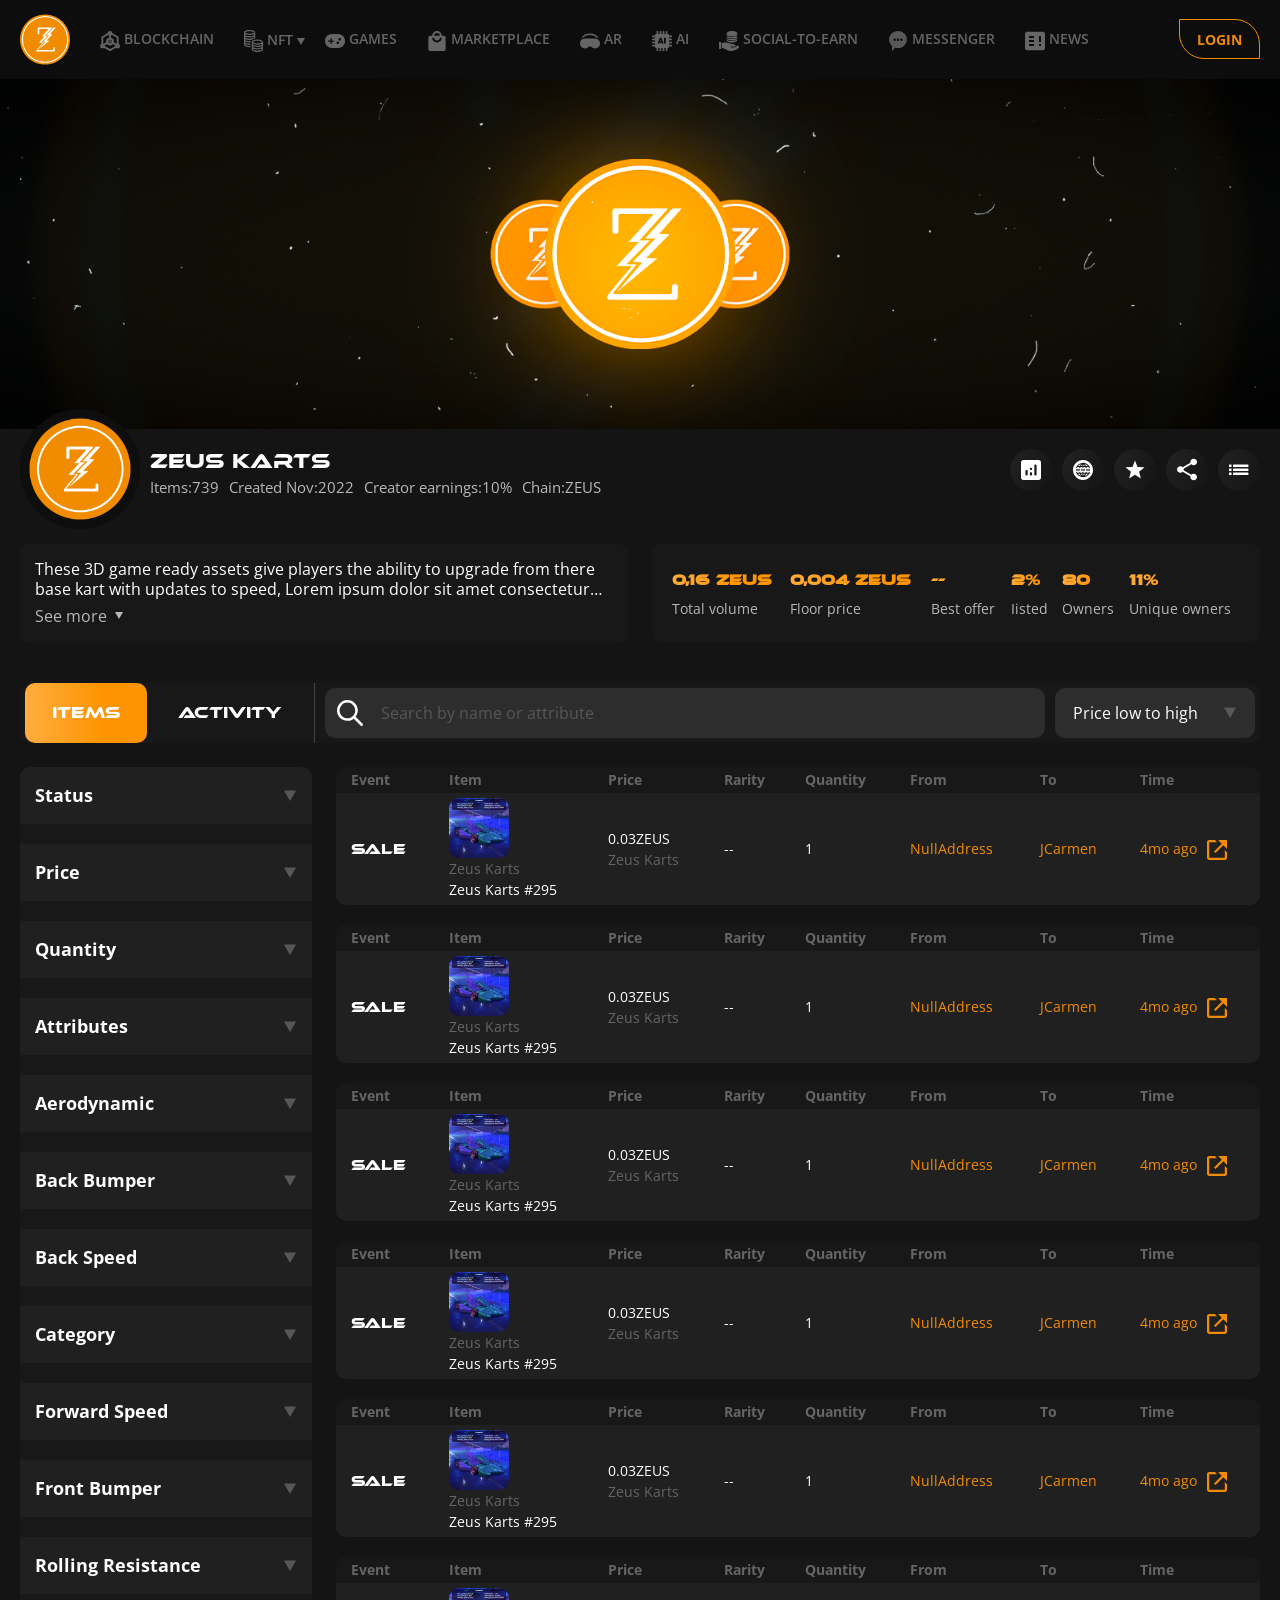
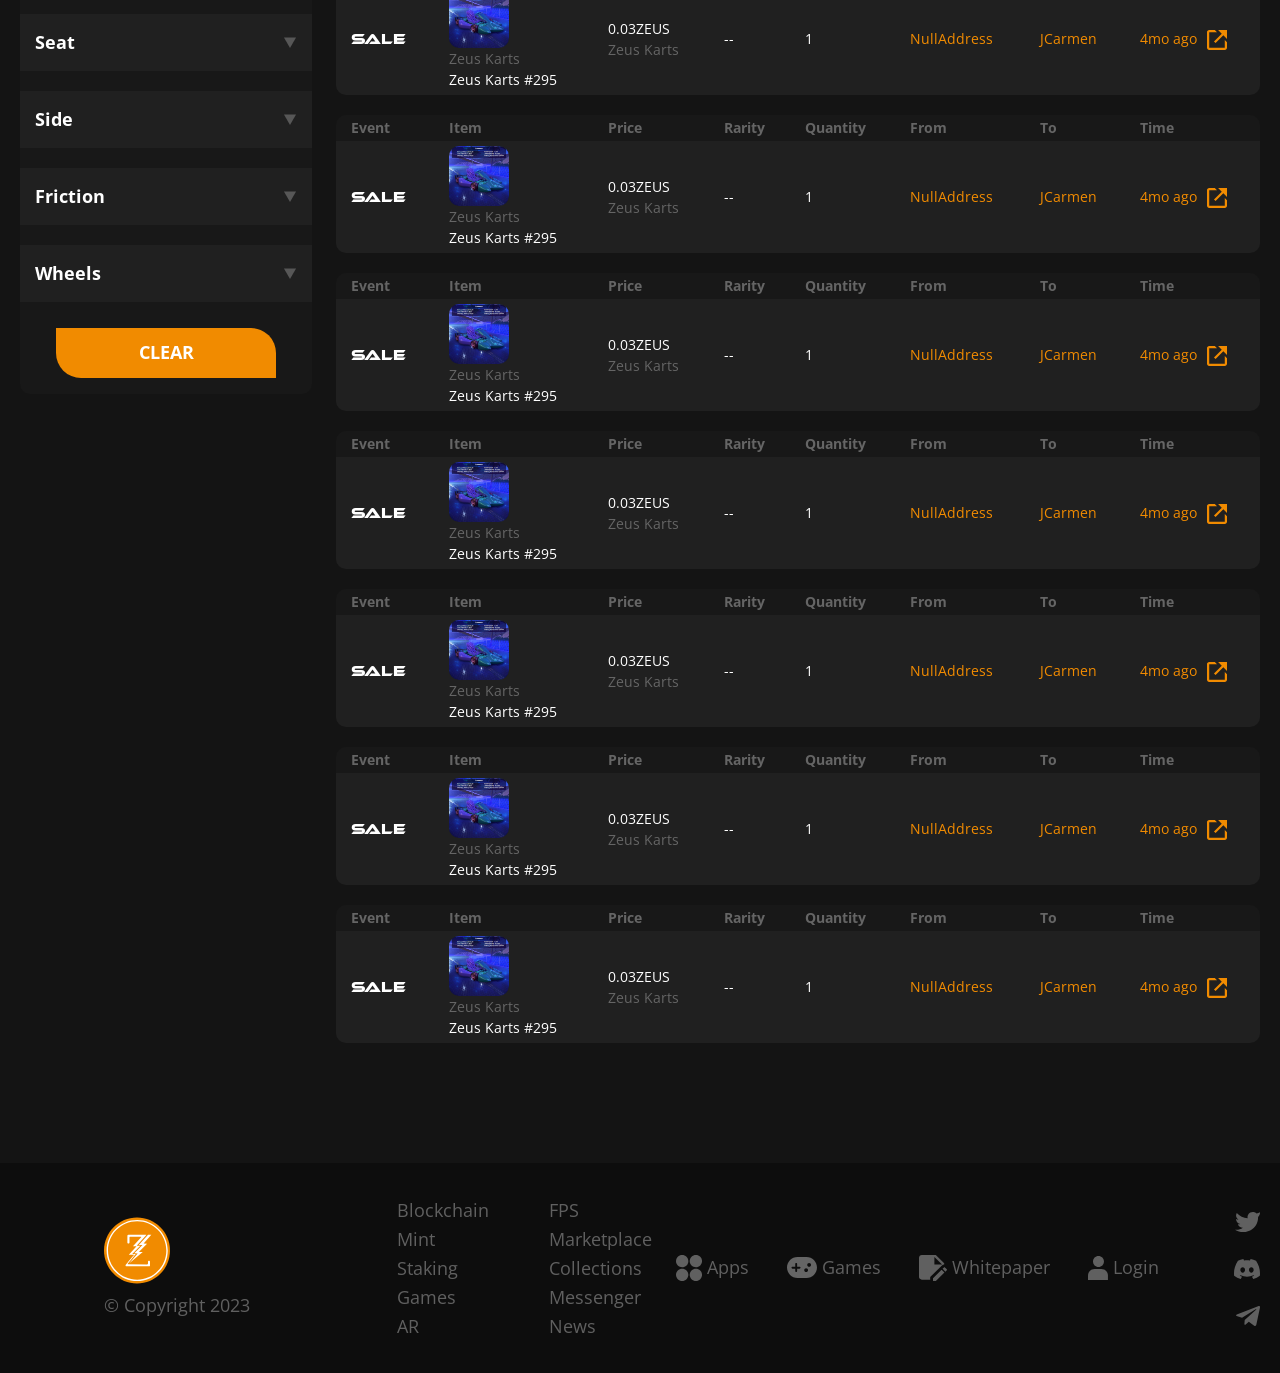
<file: public/marketplace-activity.html>
<!DOCTYPE html>
<html lang="en">
<head>
    <meta charset="UTF-8">
    <meta http-equiv="X-UA-Compatible" content="IE=edge">
    <meta name="viewport" content="width=device-width, initial-scale=1.0">
    <title>Marketplace Activity</title>
    <link rel="shortcut icon" href="../assets/img/svg/logo.svg" type="image/x-icon">
    <link rel="stylesheet" href="../assets/style/css/plugins/bootstrap.css">
    <link rel="stylesheet" href="../assets/style/css/plugins/swiper.css">
    <link rel="stylesheet" href="../assets/style/css/main.css">
</head>
<body>
  <!-- Header -->
  <header class="header">
    <div class="container">
        <div class="row d-flex align-items-center">
            <div class="col-xl-11 col-6 d-flex">
                <a href="./index.html" class="header__logo"><img loading="lazy" src="../assets/img/svg/logo.svg" alt=""></a>
                <ul class="header-item d-none d-xl-flex align-items-center justify-content-between">
                    <li class="header-item__list"><a href="#">
                        <svg width="22" height="22" viewBox="0 0 22 22" fill="none" xmlns="http://www.w3.org/2000/svg">
                            <mask id="mask0_301_143" style="mask-type:luminance" maskUnits="userSpaceOnUse" x="0" y="0" width="23" height="22">
                            <path d="M19.4199 14.6839V6.78933L12.8411 3.08887M9.15696 3.08887L2.57812 6.78933V14.6839M4.15705 17.1513L10.999 20.9996L15.2095 18.6312L17.841 17.1507" stroke="white" stroke-width="2" stroke-linecap="round" stroke-linejoin="round"/>
                            <path d="M9.42072 8.76332L7.8418 9.68436V13.3685L9.42072 14.2895L10.9996 15.2106L12.5786 14.2895L14.1575 13.3685V9.68436L12.5786 8.76332L10.9996 7.84229L9.42072 8.76332Z" fill="#F18B00" stroke="white" stroke-width="2" stroke-linecap="round" stroke-linejoin="round"/>
                            <path d="M11.0002 7.84186V4.15771M14.158 13.1049L17.8422 15.2102M7.84235 13.1049L4.1582 15.2102" stroke="white" stroke-width="2" stroke-linecap="round" stroke-linejoin="round"/>
                            <path d="M10.9998 4.15784C11.8718 4.15784 12.5787 3.45093 12.5787 2.57892C12.5787 1.70691 11.8718 1 10.9998 1C10.1278 1 9.4209 1.70691 9.4209 2.57892C9.4209 3.45093 10.1278 4.15784 10.9998 4.15784Z" fill="#F18B00" stroke="white" stroke-width="2" stroke-linecap="round" stroke-linejoin="round"/>
                            <path d="M2.57892 18.1578C3.45093 18.1578 4.15784 17.4509 4.15784 16.5789C4.15784 15.7069 3.45093 15 2.57892 15C1.70691 15 1 15.7069 1 16.5789C1 17.4509 1.70691 18.1578 2.57892 18.1578Z" fill="#F18B00" stroke="white" stroke-width="2" stroke-linecap="round" stroke-linejoin="round"/>
                            <path d="M19.4217 18.1578C20.2937 18.1578 21.0006 17.4509 21.0006 16.5789C21.0006 15.7069 20.2937 15 19.4217 15C18.5497 15 17.8428 15.7069 17.8428 16.5789C17.8428 17.4509 18.5497 18.1578 19.4217 18.1578Z" fill="#F18B00" stroke="white" stroke-width="2" stroke-linecap="round" stroke-linejoin="round"/>
                            </mask>
                            <g mask="url(#mask0_301_143)">
                            <path d="M-1.63086 -1.10547H23.6319V24.1573H-1.63086V-1.10547Z" fill="#656565"/>
                            </g>
                        </svg>
                        <span>Blockchain</span>
                    </a></li>
                    <li class="header-list position-relative">
                        <div class="d-flex align-items-center">
                            <span>
                                <svg width="19" height="22" viewBox="0 0 19 22" fill="none" xmlns="http://www.w3.org/2000/svg">
                                    <path d="M1.25162 9.16435C1.25162 9.39144 1.21738 9.62233 1.26392 9.83529C1.29387 9.97383 1.41958 10.1173 1.54046 10.2053C2.12565 10.6317 2.81139 10.7985 3.50302 10.9311C4.45248 11.1125 5.41102 11.1582 6.37438 11.0881C6.46318 11.0816 6.55197 11.0778 6.6413 11.0761C6.65574 11.0761 6.67072 11.0924 6.67232 11.093C6.60707 11.5325 6.54234 11.9655 6.47334 12.4278C5.61054 12.5109 4.72474 12.455 3.84215 12.342C2.95849 12.229 2.10051 12.0073 1.28799 11.6124C1.19866 12.4615 1.16657 12.5343 1.88601 12.8961C2.96117 13.4372 4.1326 13.5551 5.31207 13.5986C5.70201 13.6132 6.09249 13.6008 6.50062 13.6008V14.8775C4.71672 14.9638 2.96491 14.8296 1.3019 14.0723C1.11147 14.7085 1.27355 15.0633 1.86141 15.3458C2.68516 15.7418 3.56133 15.9363 4.46264 15.989C5.13448 16.0281 5.8106 15.9966 6.50169 15.9966V17.2825C6.31126 17.295 6.11923 17.3173 5.9272 17.3189C4.38561 17.3325 2.86916 17.1902 1.44044 16.541C0.963303 16.3242 0.516124 16.0477 0.245998 15.5794C0.116552 15.3555 0.0127804 15.0768 0.0117106 14.8226C-0.00326664 10.7187 -0.00112703 6.6142 0.00315219 2.50974C0.0036871 1.76382 0.48617 1.3292 1.05424 0.989648C1.9518 0.45289 2.95207 0.236122 3.97267 0.105192C5.06387 -0.0344301 6.15828 -0.0366032 7.24841 0.107909C8.41076 0.262199 9.5485 0.508304 10.5172 1.24173C10.9959 1.6041 11.2431 2.08327 11.2399 2.70478C11.2302 4.53997 11.2324 6.3757 11.2415 8.21089C11.2425 8.44722 11.1778 8.54012 10.9419 8.57598C10.1487 8.69767 9.37893 8.91335 8.6504 9.26322C8.54609 9.3132 8.42467 9.34471 8.34069 9.41914C7.86302 9.84073 7.27195 9.87984 6.68944 9.92113C5.40514 10.0124 4.12458 9.97383 2.86756 9.6647C2.33479 9.53377 1.81647 9.34145 1.25108 9.16435H1.25162ZM5.5838 3.78318C6.67767 3.75004 7.75229 3.67127 8.77931 3.30075C9.11095 3.18123 9.4351 3.01825 9.73036 2.8243C10.0385 2.6222 10.0272 2.46302 9.74053 2.23756C9.60841 2.13379 9.46077 2.04469 9.3094 1.97189C8.56107 1.61116 7.76192 1.44709 6.94299 1.36505C5.39551 1.20968 3.86515 1.26944 2.37866 1.77794C2.07162 1.8828 1.77743 2.0485 1.50356 2.22778C1.18154 2.43857 1.19331 2.61839 1.51104 2.8444C1.656 2.94762 1.81166 3.03998 1.97267 3.11386C3.12592 3.64193 4.3578 3.73592 5.5838 3.78318ZM1.25429 6.69026C1.25429 6.80435 1.27087 6.93039 1.25108 7.05045C1.18796 7.43455 1.36555 7.69043 1.68649 7.82897C2.1663 8.0365 2.64932 8.26414 3.15373 8.38094C4.55411 8.70582 5.97428 8.73353 7.39605 8.51567C8.13635 8.40213 8.86489 8.23534 9.52229 7.85233C10.0117 7.56711 10.1171 7.23897 9.94433 6.70058C7.05478 7.79366 4.17272 7.79474 1.25483 6.6908L1.25429 6.69026ZM1.25429 4.24605C1.25429 4.32592 1.26873 4.42425 1.25162 4.51715C1.16175 5.01262 1.44204 5.26687 1.82824 5.46191C2.46478 5.78353 3.14571 5.95466 3.84215 6.05897C4.85954 6.21109 5.88174 6.22576 6.90554 6.11928C7.74106 6.03181 8.55732 5.86122 9.32651 5.50483C9.95128 5.21526 10.108 4.88875 9.95021 4.25366C7.05692 5.32229 4.17005 5.32446 1.25376 4.24605H1.25429Z" fill="#656565"/>
                                    <path d="M7.74644 15.7681C7.74644 14.6473 7.77854 13.5249 7.73628 12.4052C7.70311 11.5403 8.10536 10.9862 8.78683 10.5755C9.60469 10.0822 10.5124 9.86213 11.4389 9.72142C12.7232 9.52638 14.0128 9.52747 15.2971 9.72251C16.1968 9.85887 17.0768 10.0778 17.8791 10.5396C18.6173 10.9644 19.0147 11.555 18.9992 12.4715C18.9612 14.6946 18.9655 16.9193 18.9976 19.1429C19.0104 20.0236 18.6258 20.6033 17.9176 21.0162C17.0222 21.5377 16.0337 21.761 15.0233 21.8914C13.9144 22.0343 12.8018 22.0397 11.6946 21.8892C10.552 21.7338 9.42764 21.4997 8.47444 20.7766C7.99089 20.4099 7.72879 19.9361 7.74109 19.2945C7.76356 18.1199 7.74751 16.9443 7.74751 15.7686L7.74644 15.7681ZM13.3795 13.4141C14.1712 13.3125 14.9671 13.2364 15.7534 13.1017C16.3578 12.9979 16.9446 12.804 17.4555 12.4362C17.7866 12.1977 17.7967 12.0179 17.4565 11.8016C17.1661 11.6164 16.8532 11.4512 16.5295 11.3382C15.4934 10.9775 14.4156 10.8732 13.3255 10.8748C12.253 10.877 11.1928 10.9856 10.176 11.3447C9.82133 11.4697 9.48648 11.6723 9.16982 11.882C8.94997 12.0276 8.96014 12.1716 9.16233 12.3411C9.31799 12.4715 9.49343 12.5883 9.67637 12.6736C10.8494 13.2196 12.1011 13.3407 13.379 13.4141H13.3795ZM9.04679 16.2527C8.97137 17.1105 8.92751 17.1632 9.66942 17.5348C10.0321 17.7168 10.4284 17.8434 10.8221 17.9461C11.9631 18.2433 13.1308 18.2808 14.2963 18.1993C15.2554 18.1324 16.2038 17.97 17.0858 17.5403C17.7095 17.236 17.8369 16.9823 17.6999 16.2456C16.3284 16.8862 14.8767 17.0823 13.3886 17.085C11.8914 17.0877 10.4311 16.8894 9.04679 16.2532V16.2527ZM17.7309 13.7705C16.3348 14.4333 14.8708 14.6272 13.3779 14.6294C11.8866 14.6316 10.4263 14.4311 9.01363 13.7792C9.01363 13.9421 9.02914 14.0524 9.01095 14.1562C8.94088 14.5604 9.12435 14.8331 9.46722 14.9749C9.96629 15.1814 10.4696 15.4036 10.9928 15.5198C12.5675 15.8691 14.1535 15.8561 15.7331 15.5296C16.3348 15.4052 16.9307 15.2389 17.4341 14.8608C17.5641 14.7636 17.6791 14.5952 17.7186 14.4376C17.7673 14.2437 17.7304 14.0269 17.7304 13.7705H17.7309ZM9.03877 18.7545C8.92109 19.4341 9.00239 19.6498 9.53355 19.9378C9.7443 20.0518 9.9695 20.1426 10.1958 20.2213C11.1918 20.569 12.2252 20.681 13.2709 20.682C14.5686 20.6837 15.8481 20.5652 17.0527 20.0127C17.7026 19.715 17.8454 19.4401 17.7117 18.7512C14.8195 19.8302 11.9315 19.8345 9.03877 18.754V18.7545Z" fill="#656565"/>
                                </svg>
                            </span>
                            <span class="mx-1 text">NFT</span>
                            <span>
                                <svg width="8" height="7" viewBox="0 0 8 7" fill="none" xmlns="http://www.w3.org/2000/svg">
                                    <path d="M4 7L-1.35122e-07 2.22545e-07L8 -4.76837e-07L4 7Z" fill="#656565"/>
                                </svg>
                            </span>
                        </div>
                        <div class="header-info d-flex">
                            <ul class="header-info-item">
                                <li class="header-info__list"><a href="#">
                                    <svg width="29" height="22" viewBox="0 0 29 22" fill="none" xmlns="http://www.w3.org/2000/svg">
                                        <path d="M5.92507 0C7.23266 0.0103355 8.54884 0.132065 9.82683 0.521084C10.3271 0.673246 10.8106 0.863879 11.233 1.17366C11.5012 1.37032 11.7268 1.59856 11.7881 1.93964C11.8118 2.07199 11.7836 2.18137 11.6919 2.28387C11.4234 2.58389 11.0791 2.77624 10.7132 2.93702C9.92541 3.28326 9.09118 3.46786 8.24037 3.5893C6.91117 3.77908 5.57693 3.80262 4.24151 3.67084C3.13463 3.56146 2.0461 3.36738 1.02655 2.90802C0.702983 2.76217 0.403986 2.58188 0.150579 2.3321C-0.00868912 2.17506 -0.0332602 2.00596 0.0377886 1.80757C0.139625 1.52306 0.348331 1.32381 0.590489 1.1527C1.00968 0.856128 1.48363 0.669226 1.97446 0.520222C3.25275 0.132639 4.56863 0.00861295 5.92507 0Z" fill="#494949"/>
                                        <path d="M15.908 11.8572C14.2896 11.8442 12.9198 11.7156 11.5909 11.3062C11.082 11.1495 10.5906 10.9534 10.164 10.6321C10.0903 10.5767 10.0261 10.5095 9.95561 10.4501C9.76378 10.2885 9.75371 10.0932 9.83778 9.87762C9.93192 9.63588 10.1075 9.45702 10.3126 9.30371C10.8091 8.93221 11.3849 8.71975 11.9799 8.55869C13.5453 8.13493 15.1439 8.0422 16.7591 8.14067C17.776 8.20269 18.7772 8.35112 19.7467 8.66664C20.1872 8.8099 20.612 8.98704 20.9904 9.25462C21.1994 9.40247 21.3939 9.56928 21.4966 9.8047C21.6523 10.1624 21.6061 10.283 21.3734 10.4978C20.9936 10.8483 20.5265 11.0519 20.0425 11.2215C19.1091 11.5491 18.1392 11.711 17.154 11.7906C16.6629 11.8302 16.1697 11.844 15.9083 11.8575L15.908 11.8572Z" fill="#494949"/>
                                        <path d="M23.1417 2.72514C24.4105 2.73346 25.6974 2.8529 26.9499 3.2201C27.4659 3.3714 27.9647 3.5626 28.4052 3.87267C28.6435 4.04034 28.8504 4.23499 28.9549 4.51233C29.0366 4.72937 29.0138 4.91484 28.8318 5.08537C28.513 5.38367 28.1337 5.58119 27.7305 5.74139C26.8569 6.08821 25.9404 6.26449 25.0079 6.37014C23.9516 6.48986 22.8921 6.51053 21.832 6.42727C20.594 6.32995 19.3755 6.14161 18.2343 5.63201C17.9104 5.48731 17.6111 5.30701 17.3583 5.05638C17.1999 4.89933 17.1762 4.72851 17.2461 4.53099C17.3503 4.23556 17.5703 4.03287 17.8225 3.85918C18.295 3.53418 18.829 3.33953 19.3802 3.18564C20.5984 2.84572 21.8462 2.73059 23.142 2.72456L23.1417 2.72514Z" fill="#494949"/>
                                        <path d="M21.5496 13.102C21.5496 13.5117 21.5546 13.9033 21.5446 14.2943C21.5428 14.3601 21.4862 14.4339 21.4362 14.4878C21.181 14.7637 20.8542 14.9415 20.512 15.0928C19.7207 15.4427 18.882 15.6285 18.0267 15.7499C16.6141 15.9503 15.1969 15.9658 13.7798 15.8051C12.7588 15.6891 11.7558 15.495 10.8159 15.0695C10.4749 14.915 10.148 14.7359 9.90706 14.4459C9.85939 14.3885 9.82742 14.3024 9.82594 14.2286C9.81795 13.8568 9.82209 13.4844 9.82209 13.0862C9.9109 13.1439 9.98136 13.1913 10.0533 13.2361C10.6833 13.628 11.3819 13.8554 12.1022 14.0259C13.4133 14.336 14.7473 14.4353 16.093 14.4057C17.4492 14.3762 18.7852 14.218 20.0783 13.8C20.5804 13.6377 21.0602 13.4296 21.4898 13.1238C21.5004 13.1161 21.5152 13.1141 21.5493 13.1017L21.5496 13.102Z" fill="#494949"/>
                                        <path d="M21.5493 19.177C21.5493 19.5973 21.5531 19.9889 21.5451 20.3805C21.544 20.4385 21.4969 20.5037 21.4546 20.5519C21.2325 20.804 20.946 20.9725 20.6434 21.1164C19.8838 21.4775 19.0723 21.6713 18.2429 21.802C16.7434 22.0382 15.2381 22.0595 13.7313 21.8849C12.7348 21.7695 11.7561 21.5754 10.8372 21.1655C10.4911 21.011 10.1584 20.8304 9.91239 20.5382C9.86176 20.4779 9.82802 20.3863 9.82624 20.3085C9.81736 19.9378 9.82239 19.5666 9.82239 19.1879C10.0566 19.3194 10.2703 19.4546 10.4971 19.564C11.3174 19.9591 12.1963 20.1718 13.0954 20.3047C15.0782 20.5982 17.056 20.5749 19.022 20.1678C19.7861 20.0096 20.5277 19.7851 21.2044 19.3932C21.3131 19.3303 21.4173 19.2603 21.5496 19.177H21.5493Z" fill="#494949"/>
                                        <path d="M21.5484 11.0567C21.5484 11.4868 21.5514 11.8864 21.5446 12.2861C21.5437 12.3352 21.4978 12.3892 21.4611 12.4314C21.2331 12.692 20.9377 12.8643 20.6259 13.0113C19.8793 13.3633 19.0821 13.5539 18.268 13.6843C16.9379 13.8973 15.5998 13.9381 14.2582 13.8238C13.1057 13.7256 11.9719 13.537 10.9032 13.0808C10.5681 12.9378 10.2519 12.7635 9.98758 12.5117C9.87479 12.4044 9.80966 12.2892 9.81736 12.1222C9.83275 11.7756 9.82209 11.4282 9.82209 11.0633C9.98876 11.1638 10.1335 11.2603 10.2866 11.3424C11.072 11.7641 11.9251 11.9918 12.8017 12.1394C14.9737 12.5054 17.1389 12.4807 19.2899 11.9921C20.0848 11.8115 20.8486 11.5488 21.5487 11.0567H21.5484Z" fill="#494949"/>
                                        <path d="M21.5499 17.1493C21.5499 17.4788 21.528 17.7892 21.5564 18.0952C21.5827 18.38 21.4596 18.5641 21.2444 18.7263C20.7527 19.0969 20.1854 19.3122 19.5969 19.4779C18.0851 19.9034 16.5365 20.0116 14.9717 19.9533C14.0042 19.9172 13.0465 19.8035 12.1078 19.566C11.4574 19.4015 10.8242 19.1948 10.2641 18.8196C10.2114 18.7843 10.1616 18.7449 10.1107 18.7073C9.90765 18.5575 9.79308 18.3803 9.81617 18.1116C9.84282 17.7998 9.82239 17.4843 9.82239 17.1441C9.90972 17.2004 9.97663 17.2449 10.0444 17.2873C10.699 17.6976 11.4278 17.9287 12.178 18.101C13.4713 18.3978 14.786 18.4969 16.1117 18.4653C17.3426 18.4357 18.5593 18.2994 19.7446 17.9609C20.3616 17.7846 20.9554 17.5575 21.4812 17.1877C21.4957 17.1774 21.5126 17.1702 21.5502 17.1495L21.5499 17.1493Z" fill="#494949"/>
                                        <path d="M11.7676 5.01819C11.7676 5.40147 11.7742 5.78876 11.762 6.1752C11.7597 6.24927 11.6972 6.33253 11.6406 6.39253C11.3766 6.6736 11.0394 6.85361 10.6865 7.00606C9.86916 7.35919 9.00444 7.54265 8.12344 7.66237C7.0204 7.81252 5.91234 7.84669 4.80191 7.77319C3.58253 7.69251 2.38151 7.51509 1.24236 7.05889C0.848929 6.90127 0.475627 6.70863 0.172189 6.40861C0.0777536 6.31502 0.0297956 6.21482 0.0342362 6.07787C0.0443014 5.76752 0.0371965 5.45659 0.0377886 5.14595C0.0377886 5.1003 0.0422292 5.05494 0.0443014 5.01819C0.348627 5.17581 0.638447 5.34778 0.945733 5.481C1.76161 5.83441 2.62633 6.02017 3.50704 6.14477C4.60919 6.30066 5.71607 6.34631 6.82739 6.28487C8.18205 6.20994 9.51658 6.02706 10.7783 5.51229C11.1155 5.37477 11.4311 5.18787 11.7674 5.01819H11.7676Z" fill="#494949"/>
                                        <path d="M0.0374926 2.96199C1.22016 3.73572 2.53782 3.99641 3.88449 4.16407C4.91499 4.29241 5.95023 4.3125 6.98636 4.24762C8.2759 4.16695 9.5456 3.98177 10.7478 3.49715C11.0953 3.35704 11.4207 3.16497 11.7602 2.99472C11.7617 3.01367 11.7676 3.05358 11.7676 3.09349C11.7682 3.41848 11.7629 3.74376 11.7709 4.06847C11.7739 4.18389 11.7339 4.26944 11.6572 4.35012C11.3772 4.64554 11.024 4.83388 10.6522 4.99207C9.86532 5.32711 9.03464 5.5054 8.18857 5.62483C7.02692 5.78876 5.85935 5.81862 4.69 5.73623C3.50082 5.65239 2.33 5.47095 1.22075 5.02106C0.832647 4.86373 0.464377 4.67195 0.166565 4.37337C0.0762734 4.28293 0.0312758 4.18647 0.0345322 4.05498C0.0437094 3.69783 0.0377886 3.34039 0.0377886 2.96142L0.0374926 2.96199Z" fill="#494949"/>
                                        <path d="M9.82209 15.1146C10.8052 15.7829 11.9053 16.0514 13.0329 16.2371C14.2878 16.4438 15.5531 16.4883 16.8219 16.4057C18.0904 16.3233 19.3409 16.1398 20.5238 15.6615C20.8717 15.5208 21.1979 15.3308 21.5395 15.1608C21.5407 15.1694 21.5493 15.2033 21.5493 15.2375C21.5502 15.5814 21.5549 15.9256 21.546 16.2696C21.5443 16.3431 21.5099 16.4292 21.4611 16.4855C21.1878 16.8013 20.8213 16.9902 20.4409 17.1524C19.6499 17.4895 18.8145 17.6683 17.9637 17.7875C16.8121 17.9485 15.6549 17.979 14.4959 17.8983C13.302 17.8153 12.1267 17.6342 11.0128 17.1837C10.6155 17.0229 10.238 16.8277 9.93785 16.5168C9.85584 16.4318 9.81736 16.3425 9.82002 16.2225C9.82772 15.861 9.82269 15.4993 9.82269 15.1143L9.82209 15.1146Z" fill="#494949"/>
                                        <path d="M17.2464 5.69058C18.5217 6.51369 19.9492 6.77265 21.4084 6.92079C22.9824 7.08071 24.5511 7.02874 26.1074 6.74279C26.9819 6.58202 27.8338 6.35004 28.6104 5.90935C28.6699 5.87547 28.727 5.83786 28.7847 5.80111C28.8407 5.76551 28.8963 5.72905 28.9724 5.67938C28.9724 6.10084 28.9766 6.5002 28.968 6.89926C28.9668 6.95611 28.912 7.01898 28.8682 7.06693C28.5757 7.38561 28.1956 7.57854 27.7998 7.74276C27.0378 8.05828 26.2355 8.23025 25.4197 8.34767C24.4262 8.49065 23.4265 8.52424 22.4238 8.48979C22.1135 8.47916 21.8036 8.45246 21.4939 8.42835C21.4368 8.42404 21.377 8.40624 21.3264 8.38012C20.477 7.94028 19.5587 7.71175 18.6194 7.54839C18.3965 7.50963 18.1712 7.48207 17.9471 7.44992C17.6309 7.40455 17.4513 7.17947 17.2653 6.96328C17.2514 6.94692 17.2479 6.9185 17.2476 6.89582C17.2467 6.49962 17.247 6.10343 17.247 5.69029L17.2464 5.69058Z" fill="#494949"/>
                                        <path d="M11.7676 7.01869C11.7676 7.2145 11.7585 7.38704 11.7706 7.55815C11.7801 7.69051 11.7395 7.74706 11.5995 7.78094C11.0344 7.9176 10.487 8.10536 9.97455 8.37868C9.65306 8.55036 9.34488 8.74358 9.12819 9.037C9.03286 9.1659 8.96655 9.31979 8.91208 9.4708C8.88455 9.54746 8.85494 9.57502 8.77709 9.58937C7.70662 9.78431 6.62608 9.85695 5.53904 9.83369C4.42239 9.80986 3.3161 9.69445 2.23408 9.41252C1.61833 9.25203 1.01945 9.04992 0.487764 8.69592C0.451352 8.67152 0.416419 8.64453 0.380599 8.61956C0.139329 8.45103 -0.00572876 8.25121 0.0300917 7.93425C0.0632478 7.64198 0.0371965 7.3434 0.0371965 7.04339C0.0608795 7.04339 0.0780496 7.03822 0.0866347 7.04425C0.746796 7.50418 1.49873 7.7574 2.27731 7.94229C3.82765 8.31064 5.40286 8.39504 6.99169 8.30346C8.05801 8.24202 9.10835 8.08957 10.1297 7.77721C10.6862 7.60696 11.2209 7.38963 11.6969 7.05372C11.7114 7.04339 11.7295 7.03736 11.7674 7.01898L11.7676 7.01869Z" fill="#494949"/>
                                        <path d="M0.0374926 13.0928C0.619797 13.5074 1.24532 13.7457 1.89542 13.9283C2.90401 14.2114 3.93777 14.348 4.98397 14.4003C6.26906 14.4643 7.54676 14.4023 8.81409 14.1761C8.84754 14.17 8.88218 14.17 8.92422 14.1666V15.65C8.65689 15.6925 8.38691 15.7413 8.11515 15.7775C6.89873 15.9397 5.67788 15.967 4.45495 15.8616C3.35665 15.7672 2.27612 15.5866 1.24976 15.176C0.888598 15.0316 0.545195 14.8553 0.251823 14.599C0.107357 14.4726 0.0185462 14.336 0.0315719 14.1284C0.0525904 13.7957 0.0371965 13.4606 0.0371965 13.0925L0.0374926 13.0928Z" fill="#494949"/>
                                        <path d="M0.0478539 15.2599C1.03662 15.9268 2.14646 16.1969 3.28442 16.379C4.82204 16.6247 6.36675 16.6365 7.91325 16.4637C8.20189 16.4315 8.48786 16.3795 8.77531 16.337C8.82267 16.3302 8.87034 16.3253 8.93162 16.3178C8.93162 16.7973 8.9331 17.2647 8.92747 17.7323C8.92718 17.7605 8.87152 17.8084 8.83718 17.8127C8.19744 17.8937 7.55889 17.9896 6.9165 18.0413C5.99553 18.115 5.07278 18.0861 4.15447 17.9867C3.02421 17.8644 1.91259 17.6637 0.883269 17.1633C0.599962 17.0255 0.330273 16.8644 0.12956 16.6207C0.0792337 16.5595 0.0437094 16.4691 0.0413411 16.391C0.0318679 16.0568 0.0371965 15.7221 0.0377886 15.3876C0.0377886 15.3509 0.0431173 15.3144 0.0475578 15.2599H0.0478539Z" fill="#494949"/>
                                        <path d="M8.92658 10.1458V11.6057C8.44819 11.668 7.97216 11.7417 7.49347 11.7897C6.55415 11.8839 5.61186 11.8908 4.67076 11.8207C3.43214 11.7283 2.21366 11.5396 1.06829 11.0415C0.729626 10.8942 0.411683 10.7125 0.153539 10.4461C0.0715368 10.3614 0.0321639 10.2709 0.0351243 10.1512C0.0428212 9.83599 0.0374926 9.52018 0.0380847 9.20495C0.0380847 9.1593 0.0422292 9.11365 0.0451895 9.05164C0.19824 9.14495 0.331457 9.23337 0.471186 9.31003C1.21809 9.72 2.03337 9.93791 2.8676 10.0981C4.07839 10.3304 5.30369 10.4085 6.53372 10.351C7.32976 10.3137 8.12284 10.2173 8.92718 10.1466L8.92658 10.1458Z" fill="#494949"/>
                                        <path d="M0.0374926 11.0705C1.02803 11.7397 2.1281 12.0076 3.25571 12.1925C4.50113 12.3966 5.75722 12.4469 7.01596 12.3576C7.61958 12.3148 8.21906 12.2192 8.8206 12.1477C8.84961 12.1443 8.87863 12.14 8.92037 12.1345V13.6311C8.51154 13.6874 8.09975 13.7534 7.6853 13.7997C6.71253 13.9079 5.7362 13.9234 4.75987 13.8554C3.48632 13.7667 2.2329 13.5792 1.05586 13.0638C0.72637 12.9197 0.4179 12.742 0.1639 12.4859C0.0739051 12.3955 0.0300917 12.2979 0.0342362 12.1664C0.0440054 11.856 0.0371965 11.5451 0.0371965 11.2344C0.0371965 11.1882 0.0371965 11.142 0.0371965 11.0705H0.0374926Z" fill="#494949"/>
                                        <path d="M22.3732 10.5075C22.3732 10.2899 22.3447 10.0714 22.38 9.86327C22.4294 9.56899 22.3678 9.3152 22.1979 9.0769C22.1875 9.06255 22.1796 9.04647 22.1662 9.02408C22.2991 9.02408 22.4199 9.02149 22.5404 9.02436C24.2367 9.06743 25.9099 8.93393 27.5313 8.40969C28.0192 8.25178 28.4848 8.04679 28.9025 7.74993C28.917 7.7396 28.9348 7.733 28.9727 7.71319C28.9727 8.0333 28.9478 8.33877 28.9795 8.63879C29.0121 8.94943 28.8682 9.14179 28.6346 9.31232C28.1376 9.67464 27.5692 9.88652 26.9798 10.0516C25.5052 10.4639 23.9951 10.5652 22.4694 10.5219C22.4407 10.521 22.4122 10.5135 22.3732 10.5075Z" fill="#494949"/>
                                        <path d="M22.3743 12.5373V11.0613C22.5697 11.0613 22.7601 11.061 22.9504 11.0613C24.4664 11.0651 25.9632 10.9298 27.4153 10.4762C27.9611 10.3057 28.4822 10.0835 28.9727 9.7289C28.9727 9.86585 28.9727 9.97724 28.9727 10.0884C28.9727 10.3559 28.9771 10.6238 28.9694 10.8911C28.9677 10.9565 28.9458 11.043 28.8993 11.0823C28.6965 11.254 28.497 11.4377 28.2672 11.5695C27.6287 11.9364 26.9191 12.1267 26.1985 12.2703C24.9658 12.5161 23.7189 12.5993 22.462 12.5453C22.4377 12.5442 22.4134 12.5407 22.3746 12.5367L22.3743 12.5373Z" fill="#494949"/>
                                        <path d="M22.3746 14.5665V13.0831C22.4401 13.0831 22.5022 13.0816 22.5641 13.0831C23.8599 13.1147 25.1467 13.038 26.4155 12.767C27.2364 12.5916 28.0357 12.3559 28.751 11.9086C28.817 11.8672 28.8809 11.8233 28.9603 11.771C28.9653 11.817 28.9721 11.8514 28.9724 11.8862C28.9733 12.2255 28.9783 12.5649 28.9691 12.9039C28.9671 12.982 28.9327 13.0727 28.8821 13.1333C28.6601 13.3986 28.3614 13.5686 28.05 13.7161C27.2945 14.0741 26.4869 14.2645 25.6633 14.3965C24.5943 14.5679 23.5167 14.615 22.4347 14.5751C22.4202 14.5746 22.406 14.5711 22.3749 14.5665H22.3746Z" fill="#494949"/>
                                        <path d="M22.3764 16.6003V15.1195C22.5893 15.1195 22.7947 15.1195 22.9999 15.1195C24.4158 15.1209 25.8152 14.9943 27.1799 14.605C27.8105 14.425 28.4144 14.1873 28.973 13.7882C28.973 13.8539 28.973 13.8944 28.973 13.9346C28.973 14.2117 28.952 14.4907 28.9789 14.7655C29.0047 15.029 28.8866 15.1984 28.6932 15.3509C28.2572 15.6948 27.7495 15.9001 27.2225 16.0655C26.2317 16.3767 25.2104 16.5291 24.1737 16.5808C23.6325 16.6078 23.0893 16.6012 22.5472 16.6086C22.4939 16.6095 22.441 16.6035 22.3764 16.6V16.6003Z" fill="#494949"/>
                                    </svg>
                                    Mint  
                                </a></li>
                                <li class="header-info__list"><a href="#">
                                    <svg width="29" height="22" viewBox="0 0 29 22" fill="none" xmlns="http://www.w3.org/2000/svg">
                                        <path d="M24.4301 0H15.8715V4.46953H11.3003L20.1925 15.1244L29 4.38262H24.4301V0ZM0 17.5305H4.56992V22H13.1285V17.5305H17.6997L8.89092 6.87438L0 17.5305Z" fill="#494949"/>
                                    </svg>
                                    Staking
                                </a></li>
                                <li class="header-info__list"><a href="#">
                                    <svg width="29" height="29" viewBox="0 0 29 29" fill="none" xmlns="http://www.w3.org/2000/svg">
                                        <path d="M26.03 0H2.96997C1.33017 0 0 1.32931 0 2.96997V26.03C0 27.6698 1.32931 29 2.96997 29H26.03C27.6698 29 29 27.6707 29 26.03V2.96997C29 1.33017 27.6707 0 26.03 0ZM13.4911 19.4207H6.3594V17.9201L8.92028 15.3316C9.43661 14.8014 9.85175 14.3586 10.1657 14.0023C10.4796 13.6459 10.708 13.3216 10.8498 13.0284C10.9916 12.7352 11.0626 12.4213 11.0626 12.0866C11.0626 11.6818 10.9493 11.3782 10.7244 11.1759C10.4987 10.9735 10.1977 10.8723 9.82062 10.8723C9.42537 10.8723 9.04137 10.9631 8.66947 11.1447C8.29758 11.3264 7.90925 11.5841 7.50449 11.9197L6.33259 10.5307C6.62578 10.2799 6.93627 10.042 7.26406 9.81888C7.59184 9.59575 7.97325 9.41499 8.40828 9.27834C8.84331 9.14083 9.36569 9.0725 9.97456 9.0725C10.6448 9.0725 11.22 9.19358 11.7017 9.43575C12.1834 9.67791 12.5545 10.0066 12.8148 10.4234C13.0751 10.8394 13.2057 11.3108 13.2057 11.8366C13.2057 12.3997 13.0942 12.9134 12.871 13.3787C12.6479 13.844 12.3235 14.3041 11.8972 14.7608C11.4717 15.2165 10.9588 15.7216 10.3586 16.2751L9.04655 17.5102V17.6079H13.4911V19.4224V19.4207ZM23.0471 17.1002C22.6077 17.87 21.9712 18.4494 21.1383 18.8378C20.3055 19.2261 19.3031 19.4207 18.1312 19.4207H15.2425V9.21866H18.4451C19.515 9.21866 20.443 9.40807 21.2291 9.78775C22.0153 10.1666 22.625 10.7279 23.0575 11.4691C23.4899 12.2111 23.7061 13.1287 23.7061 14.2219C23.7061 15.3714 23.4864 16.3305 23.0471 17.1002Z" fill="#494949"/>
                                    </svg>
                                    2D
                                </a></li>
                                <li class="header-info__list"><a href="#">
                                    <svg width="29" height="27" viewBox="0 0 29 27" fill="none" xmlns="http://www.w3.org/2000/svg">
                                        <path d="M28.9987 19.0032C28.9898 19.0911 28.978 19.1791 28.9725 19.2671C28.9401 19.8012 28.927 20.3373 28.8731 20.8693C28.8131 21.4571 28.5212 21.9514 28.1658 22.4045C28.0229 22.5867 27.8497 22.7438 27.6882 22.9107C27.301 23.3107 26.7917 23.4678 26.2845 23.6193C23.9712 24.3069 21.6565 24.9904 19.3411 25.6711C18.3349 25.9671 17.3197 26.2247 16.2776 26.3588C16.0554 26.3874 15.8332 26.4111 15.582 26.4411C15.5033 20.8107 15.5599 15.2032 15.5371 9.57903C15.7683 9.51061 15.996 9.44149 16.2252 9.37517C18.8359 8.62049 21.4467 7.8651 24.0581 7.11181C25.486 6.69991 26.9152 6.2915 28.3438 5.88169C28.5674 5.81746 28.5715 5.81886 28.662 6.04576C28.8945 6.63079 28.9704 7.24236 28.9684 7.86859C28.967 8.33565 28.9732 8.8034 28.9773 9.27115C28.9773 9.31653 28.9911 9.36261 28.9987 9.40798V19.0032ZM18.533 22.3773C18.6178 22.3598 18.6689 22.3535 18.7179 22.3389C19.5744 22.0806 20.4308 21.8195 21.2873 21.5612C21.9663 21.3566 22.6344 21.1262 23.2334 20.7311C24.8386 19.672 25.958 18.2639 26.2996 16.3112C26.4563 15.4162 26.4901 14.5135 26.2817 13.6212C26.0326 12.5545 25.4805 11.7049 24.4411 11.2811C23.6827 10.9718 22.8759 10.9334 22.0885 11.1205C20.9236 11.397 19.7745 11.7391 18.6171 12.0469C18.515 12.0742 18.515 12.1279 18.515 12.2061C18.515 13.2498 18.5116 14.2936 18.5136 15.3373C18.5185 17.5322 18.5267 19.7279 18.533 21.9228C18.533 22.0652 18.533 22.2076 18.533 22.3766V22.3773Z" fill="#494949"/>
                                        <path d="M13.4671 9.57913C13.4444 15.2026 13.501 20.8101 13.4209 26.4468C13.0993 26.4028 12.8053 26.3616 12.5113 26.3219C11.089 26.1306 9.72459 25.6942 8.3533 25.2914C6.29465 24.6861 4.24153 24.0613 2.1884 23.4365C1.53278 23.2368 1.08902 22.7516 0.697722 22.2175C0.280195 21.6471 0.08765 21.0007 0.0648758 20.2886C-0.047615 16.8593 0.0213977 13.4287 0.0165669 9.99871C0.0151866 9.18677 0.0324398 8.37414 0.0441719 7.56221C0.0517633 7.00509 0.173226 6.47102 0.373363 5.953C0.41477 5.84549 0.463079 5.82803 0.572809 5.86015C2.26776 6.34954 3.96478 6.83196 5.65974 7.31995C8.18008 8.04532 10.699 8.77417 13.218 9.50233C13.2974 9.52537 13.3767 9.5512 13.4671 9.57982V9.57913ZM4.88265 13.4831C4.90267 13.4545 4.9144 13.4433 4.91923 13.4294C4.95098 13.34 4.9841 13.2506 5.01171 13.1592C5.16078 12.6607 5.58451 12.4031 6.08279 12.5099C6.85642 12.6754 7.36228 13.3204 7.3119 14.117C7.28499 14.5429 7.07726 14.8871 6.61004 14.9024C6.38023 14.9101 6.14904 14.9003 5.91854 14.885C5.75359 14.8738 5.67147 14.9471 5.64939 15.1021C5.60315 15.4274 5.55139 15.7528 5.51757 16.0802C5.4879 16.3664 5.51412 16.3881 5.80397 16.4272C5.86125 16.4348 5.91854 16.4418 5.97513 16.4502C6.59831 16.5382 7.0952 16.8321 7.41887 17.3857C7.69009 17.85 7.75772 18.3561 7.69906 18.8888C7.61487 19.6532 6.98064 20.0575 6.26843 19.7929C5.49618 19.5066 5.10626 18.9021 4.93717 18.1306C4.89508 17.9386 4.80605 17.8576 4.63697 17.8248C4.1801 17.7369 3.72324 17.6475 3.26569 17.5609C2.99447 17.51 2.97031 17.5344 2.99999 17.8088C3.00206 17.8297 3.0062 17.8507 3.01103 17.8716C3.2719 19.1296 3.9634 20.0952 4.98755 20.8282C5.78672 21.4007 6.66594 21.6806 7.66111 21.6304C8.20217 21.6031 8.65627 21.4258 9.04826 21.0809C9.72114 20.4889 9.86123 19.6819 9.74805 18.8574C9.61003 17.8576 9.09795 17.045 8.2629 16.4614C8.16214 16.3909 8.06483 16.3155 7.94061 16.2233C8.07449 16.1584 8.17042 16.1046 8.27118 16.0634C9.09519 15.7283 9.44716 14.9324 9.28567 14.0821C9.16144 13.4287 8.86607 12.8513 8.44095 12.3472C7.60452 11.3552 6.53344 10.8058 5.25463 10.6941C4.60108 10.6368 4.03104 10.8483 3.62386 11.3992C3.39543 11.7077 3.2436 12.0554 3.14629 12.4289C3.11731 12.5406 3.14284 12.6167 3.23808 12.6698C3.37542 12.7466 3.51275 12.8241 3.65354 12.8925C4.06209 13.0915 4.47272 13.2862 4.88196 13.4824L4.88265 13.4831Z" fill="#494949"/>
                                        <path d="M27.202 3.98822C26.6983 4.13622 26.2228 4.27864 25.7466 4.41617C23.5803 5.0431 21.4139 5.67003 19.247 6.29556C17.708 6.73958 16.169 7.18289 14.6286 7.62342C14.5624 7.64227 14.483 7.64855 14.4181 7.6297C12.1193 6.97136 9.8205 6.31092 7.52307 5.64699C5.66318 5.10943 3.80466 4.56697 1.94546 4.02592C1.90612 4.01475 1.86817 3.99869 1.81641 3.98054C2.07313 3.72781 2.35194 3.52675 2.67769 3.41784C3.65076 3.09251 4.62315 2.76299 5.60589 2.47186C7.3319 1.96083 9.06481 1.47492 10.797 0.984132C11.699 0.728614 12.6059 0.488454 13.5375 0.371167C13.8274 0.334864 14.1248 0.347431 14.4181 0.359299C15.298 0.39281 16.1793 0.405376 17.0379 0.654611C17.9323 0.915016 18.8343 1.14959 19.7293 1.4086C21.5596 1.93849 23.3891 2.47396 25.2159 3.01641C25.5968 3.12951 25.9674 3.27751 26.3394 3.41923C26.6562 3.54001 26.9336 3.72921 27.202 3.98891V3.98822Z" fill="#494949"/>
                                        <path d="M20.4531 20.0523C20.4531 19.5684 20.4531 19.086 20.4531 18.6036C20.4552 17.1864 20.4559 15.7692 20.4607 14.352C20.4614 14.0601 20.48 13.769 20.489 13.4772C20.4938 13.3348 20.5463 13.2517 20.6995 13.2126C21.2937 13.0611 21.8817 12.8929 22.5035 12.897C23.2647 12.9026 23.852 13.1965 24.1577 13.9275C24.2661 14.1872 24.3365 14.4727 24.3696 14.7527C24.469 15.5974 24.4379 16.438 24.1626 17.2506C23.7947 18.3369 23.0653 19.0958 22.0301 19.5398C21.5463 19.7472 21.0321 19.884 20.5311 20.0516C20.5125 20.0578 20.4904 20.0523 20.4531 20.0523Z" fill="#494949"/>
                                    </svg>
                                     3D
                                </a></li>
                            </ul>
                            <ul class="header-info-item">
                                <li class="header-info__list"><a href="#">
                                    <svg width="29" height="19" viewBox="0 0 29 19" fill="none" xmlns="http://www.w3.org/2000/svg">
                                        <path d="M7.60817 0C7.7661 0 7.9237 0 8.08162 0C8.25849 0.019778 8.43568 0.0376724 8.61223 0.0599619C9.90213 0.223209 11.0654 0.709811 12.1351 1.43092C12.6509 1.77845 13.2106 1.98439 13.8416 1.9778C14.2933 1.97309 14.7452 1.97906 15.1969 1.97686C15.791 1.97403 16.3305 1.79195 16.8172 1.46106C17.7451 0.830049 18.7479 0.370445 19.8527 0.147864C20.1856 0.0809957 20.5255 0.0483462 20.8621 0C21.0513 0 21.2408 0 21.43 0C21.4869 0.00973204 21.5437 0.0185223 21.6003 0.02951C22.0109 0.107994 22.4335 0.149434 22.8302 0.272811C23.9078 0.607781 24.7716 1.26956 25.4984 2.11342C26.4232 3.1874 27.0722 4.42525 27.6123 5.72087C28.449 7.72849 28.8747 9.82622 28.9771 11.9946C29.0415 13.3605 28.9714 14.7161 28.7516 16.0651C28.659 16.6324 28.5264 17.1855 28.2652 17.7051C27.6158 18.9963 26.0593 19.2955 25.0259 18.6861C24.5038 18.3782 24.0234 18.0171 23.5683 17.6213C22.5023 16.6939 21.5355 15.6701 20.6145 14.6034C20.1828 14.1033 19.6395 13.8603 18.9823 13.86C16.9789 13.8597 14.9758 13.8616 12.9724 13.8622C11.9838 13.8625 10.9949 13.8594 10.0064 13.8631C9.36173 13.8656 8.82953 14.1096 8.39778 14.5924C7.85327 15.2011 7.30497 15.8073 6.7355 16.3925C5.94622 17.204 5.11998 17.9763 4.15382 18.5854C3.30547 19.1203 2.43911 19.1376 1.58287 18.6375C0.986557 18.2893 0.671347 17.7117 0.479947 17.0712C0.200428 16.136 0.105044 15.1697 0.040296 14.2022C-0.0370852 13.0598 0.000815805 11.9186 0.121151 10.7787C0.309709 8.99554 0.731357 7.27171 1.43442 5.62041C1.99693 4.29905 2.66525 3.03577 3.64278 1.96148C4.43049 1.09564 5.36696 0.452069 6.52357 0.174235C6.87826 0.0888441 7.24622 0.0568225 7.60817 0.000313937V0ZM9.03104 8.42826C9.10337 8.42826 9.15959 8.42826 9.21581 8.42826C9.73126 8.42826 10.2467 8.42826 10.7619 8.42826C11.0376 8.42826 11.0325 8.42606 11.1472 8.17303C11.403 7.60825 11.3929 7.06295 11.048 6.53396C10.999 6.45862 10.9463 6.43099 10.8572 6.43162C10.3314 6.43539 9.80548 6.43382 9.27961 6.43319C9.22402 6.43319 9.16812 6.42817 9.09926 6.42471C9.09926 6.35345 9.09863 6.29694 9.09926 6.24043C9.10463 5.70768 9.10937 5.17525 9.11569 4.6425C9.11663 4.56684 9.116 4.50499 9.02378 4.46952C8.43062 4.24128 7.83526 4.19105 7.22727 4.41332C7.12431 4.45099 7.09683 4.50217 7.09809 4.60576C7.10346 5.15421 7.10062 5.70266 7.10062 6.25142C7.10062 6.30699 7.10062 6.36255 7.10062 6.43319C7.02387 6.43319 6.96702 6.43319 6.91048 6.43319C6.35302 6.43319 5.79556 6.43131 5.2381 6.43633C5.1803 6.43696 5.0906 6.46364 5.06976 6.5054C4.76813 7.10376 4.76686 7.70715 5.06154 8.31053C5.10576 8.40094 5.17209 8.43171 5.27537 8.43046C5.79588 8.42512 6.3167 8.42794 6.83721 8.42794H7.01408C7.01408 8.99052 7.0226 9.53269 7.00934 10.0745C7.00492 10.2532 7.07409 10.3511 7.21748 10.4356C7.69377 10.7165 8.53201 10.6845 8.97198 10.3555C9.00767 10.3288 9.0282 10.2607 9.02883 10.2114C9.03357 9.83532 9.03136 9.45922 9.03136 9.08313C9.03136 8.87028 9.03136 8.65775 9.03136 8.42763L9.03104 8.42826ZM18.56 9.02348C18.5568 9.87268 19.2738 10.585 20.1338 10.5875C20.9856 10.59 21.6988 9.88712 21.7061 9.03792C21.7133 8.18433 21.003 7.47201 20.1408 7.46824C19.2823 7.46479 18.5631 8.17208 18.56 9.02348ZM24.0401 8.60343C24.8929 8.61285 25.6096 7.9178 25.6247 7.0664C25.6399 6.2307 24.9311 5.503 24.0926 5.49326C23.1965 5.4829 22.4872 6.16477 22.4786 7.04537C22.4704 7.89205 23.1738 8.5937 24.0398 8.60343H24.0401ZM20.1344 6.30165C20.9983 6.30385 21.6957 5.61884 21.7061 4.75771C21.7162 3.9104 21.0077 3.2009 20.1496 3.1987C19.2671 3.19619 18.5562 3.89376 18.5597 4.75897C18.5631 5.60754 19.269 6.29914 20.1344 6.30134V6.30165Z" fill="#494949"/>
                                    </svg>
                                    Game-Ready
                                </a></li>
                                <li class="header-info__list"><a href="#">
                                    <svg width="29" height="29" viewBox="0 0 29 29" fill="none" xmlns="http://www.w3.org/2000/svg">
                                        <path d="M14.5 0C11.6322 0 8.82875 0.85041 6.44424 2.44369C4.05972 4.03697 2.20122 6.30156 1.10375 8.95109C0.0062826 11.6006 -0.280866 14.5161 0.27862 17.3288C0.838105 20.1415 2.2191 22.7252 4.24696 24.753C6.27482 26.7809 8.85847 28.1619 11.6712 28.7214C14.4839 29.2809 17.3994 28.9937 20.0489 27.8962C22.6984 26.7988 24.963 24.9403 26.5563 22.5558C28.1496 20.1712 29 17.3678 29 14.5C29 10.6544 27.4723 6.96623 24.753 4.24695C22.0338 1.52767 18.3456 0 14.5 0ZM12.4286 20.2896L7.25 15.1111L8.89679 13.4643L12.4286 16.9961L20.1032 9.32143L21.7562 10.9641L12.4286 20.2896Z" fill="#494949"/>
                                    </svg>
                                    Game-Pass 
                                </a></li>
                                <li class="header-info__list"><a href="#">
                                    <svg width="29" height="29" viewBox="0 0 29 29" fill="none" xmlns="http://www.w3.org/2000/svg">
                                        <path d="M7.26285 16.5471C7.09048 16.5471 6.95567 16.5471 6.82085 16.5471C5.36312 16.5471 3.90538 16.5543 2.44703 16.5447C1.42021 16.538 0.662413 16.0743 0.238267 15.1608C-0.177877 14.2634 -0.044908 13.4149 0.605779 12.6543C0.702427 12.5417 0.807079 12.4345 0.913577 12.3303C4.82262 8.50502 8.7329 4.68032 12.6432 0.856217C13.8067 -0.281377 15.2028 -0.285593 16.3583 0.844775C20.3135 4.71223 24.2693 8.57849 28.2209 12.449C29.2803 13.4866 29.2551 15.0277 28.171 15.9756C27.7438 16.3495 27.239 16.5453 26.6616 16.5459C25.1786 16.5471 23.6956 16.5459 22.2126 16.5459C22.0778 16.5459 21.9424 16.5459 21.7639 16.5459C21.7639 16.7133 21.7639 16.8452 21.7639 16.977C21.7639 18.3417 21.7669 19.7057 21.7626 21.0703C21.7577 22.6409 20.7524 23.6231 19.1531 23.6238C16.0616 23.625 12.9701 23.625 9.87791 23.6238C8.28474 23.6238 7.26223 22.6247 7.261 21.0697C7.25977 19.7051 7.261 18.3411 7.261 16.9764C7.261 16.8446 7.261 16.7133 7.261 16.5459L7.26285 16.5471Z" fill="#494949"/>
                                        <path d="M14.4979 25.9917C16.4715 25.9917 18.4451 25.9911 20.4181 25.9917C21.1839 25.9917 21.7348 26.4843 21.7342 27.1618C21.7342 27.8381 21.1783 28.3446 20.4199 28.3452C16.4604 28.3476 12.5009 28.3476 8.54136 28.3452C7.77802 28.3452 7.23629 27.8471 7.23568 27.1624C7.23568 26.4662 7.7614 25.9917 8.53951 25.9917C10.5254 25.9905 12.5113 25.9917 14.4979 25.9917Z" fill="#494949"/>
                                    </svg>
                                    Upgradable
                                </a></li>
                                <li class="header-info__list"><a href="#">
                                    <svg width="29" height="17" viewBox="0 0 29 17" fill="none" xmlns="http://www.w3.org/2000/svg">
                                        <circle cx="2" cy="2.34717" r="2" fill="#494949"/>
                                        <rect x="7" y="0.347168" width="22" height="4" rx="2" fill="#494949"/>
                                        <circle cx="2" cy="8.34717" r="2" fill="#494949"/>
                                        <rect x="7" y="6.34717" width="22" height="4" rx="2" fill="#494949"/>
                                        <circle cx="2" cy="14.3472" r="2" fill="#494949"/>
                                        <rect x="7" y="12.3472" width="22" height="4" rx="2" fill="#494949"/>
                                    </svg>
                                    Common
                                </a></li>
                            </ul>
                            <ul class="header-info-item">
                                <li class="header-info__list"><a href="#">
                                    <svg width="29" height="17" viewBox="0 0 29 17" fill="none" xmlns="http://www.w3.org/2000/svg">
                                        <circle cx="2" cy="2.34717" r="2" fill="#494949"/>
                                        <rect x="7" y="0.347168" width="22" height="4" rx="2" fill="#494949"/>
                                        <circle cx="2" cy="8.34717" r="2" fill="#494949"/>
                                        <rect x="7" y="6.34717" width="22" height="4" rx="2" fill="#494949"/>
                                        <circle cx="2" cy="14.3472" r="2" fill="#494949"/>
                                        <rect x="7" y="12.3472" width="22" height="4" rx="2" fill="#494949"/>
                                    </svg>
                                    Uncommon
                                </a></li>
                                <li class="header-info__list"><a href="#">
                                    <svg width="29" height="17" viewBox="0 0 29 17" fill="none" xmlns="http://www.w3.org/2000/svg">
                                        <circle cx="2" cy="2.34717" r="2" fill="#494949"/>
                                        <rect x="7" y="0.347168" width="22" height="4" rx="2" fill="#494949"/>
                                        <circle cx="2" cy="8.34717" r="2" fill="#494949"/>
                                        <rect x="7" y="6.34717" width="22" height="4" rx="2" fill="#494949"/>
                                        <circle cx="2" cy="14.3472" r="2" fill="#494949"/>
                                        <rect x="7" y="12.3472" width="22" height="4" rx="2" fill="#494949"/>
                                    </svg>
                                    Rare 
                                </a></li>
                                <li class="header-info__list"><a href="#">
                                    <svg width="29" height="17" viewBox="0 0 29 17" fill="none" xmlns="http://www.w3.org/2000/svg">
                                        <circle cx="2" cy="2.34717" r="2" fill="#494949"/>
                                        <rect x="7" y="0.347168" width="22" height="4" rx="2" fill="#494949"/>
                                        <circle cx="2" cy="8.34717" r="2" fill="#494949"/>
                                        <rect x="7" y="6.34717" width="22" height="4" rx="2" fill="#494949"/>
                                        <circle cx="2" cy="14.3472" r="2" fill="#494949"/>
                                        <rect x="7" y="12.3472" width="22" height="4" rx="2" fill="#494949"/>
                                    </svg>
                                    Ultra Rare 
                                </a></li>
                                <li class="header-info__list"><a href="#">
                                    <svg width="29" height="17" viewBox="0 0 29 17" fill="none" xmlns="http://www.w3.org/2000/svg">
                                        <circle cx="2" cy="2.34717" r="2" fill="#494949"/>
                                        <rect x="7" y="0.347168" width="22" height="4" rx="2" fill="#494949"/>
                                        <circle cx="2" cy="8.34717" r="2" fill="#494949"/>
                                        <rect x="7" y="6.34717" width="22" height="4" rx="2" fill="#494949"/>
                                        <circle cx="2" cy="14.3472" r="2" fill="#494949"/>
                                        <rect x="7" y="12.3472" width="22" height="4" rx="2" fill="#494949"/>
                                    </svg>
                                    Epic  
                                </a></li>
                            </ul>
                            <ul class="header-info-item">
                                <li class="header-info__list"><a href="#">
                                    <svg width="29" height="17" viewBox="0 0 29 17" fill="none" xmlns="http://www.w3.org/2000/svg">
                                        <circle cx="2" cy="2.34717" r="2" fill="#494949"/>
                                        <rect x="7" y="0.347168" width="22" height="4" rx="2" fill="#494949"/>
                                        <circle cx="2" cy="8.34717" r="2" fill="#494949"/>
                                        <rect x="7" y="6.34717" width="22" height="4" rx="2" fill="#494949"/>
                                        <circle cx="2" cy="14.3472" r="2" fill="#494949"/>
                                        <rect x="7" y="12.3472" width="22" height="4" rx="2" fill="#494949"/>
                                    </svg>
                                    Legendary
                                </a></li>
                            </ul>
                        </div>
                    </li>
                    <li class="header-item__list"><a href="#">
                        <svg width="30" height="21" viewBox="0 0 30 21" fill="none" xmlns="http://www.w3.org/2000/svg">
                            <path d="M10.5 0C4.701 0 0 4.701 0 10.5C0 16.299 4.701 21 10.5 21H19.5C25.299 21 30 16.299 30 10.5C30 4.701 25.299 0 19.5 0H10.5ZM9.1875 6C9.705 6 10.125 6.42 10.125 6.9375V9.75H12.5625C12.8111 9.75 13.0496 9.84877 13.2254 10.0246C13.4012 10.2004 13.5 10.4389 13.5 10.6875C13.5 10.9361 13.4012 11.1746 13.2254 11.3504C13.0496 11.5262 12.8111 11.625 12.5625 11.625H10.125V14.0625C10.125 14.3111 10.0262 14.5496 9.85041 14.7254C9.6746 14.9012 9.43614 15 9.1875 15C8.93886 15 8.7004 14.9012 8.52459 14.7254C8.34877 14.5496 8.25 14.3111 8.25 14.0625V11.625H5.4375C5.18886 11.625 4.9504 11.5262 4.77459 11.3504C4.59877 11.1746 4.5 10.9361 4.5 10.6875C4.5 10.4389 4.59877 10.2004 4.77459 10.0246C4.9504 9.84877 5.18886 9.75 5.4375 9.75H8.25V6.9375C8.25 6.42 8.67 6 9.1875 6ZM21 13.125C21 13.6223 20.8025 14.0992 20.4508 14.4508C20.0992 14.8025 19.6223 15 19.125 15C18.6277 15 18.1508 14.8025 17.7992 14.4508C17.4475 14.0992 17.25 13.6223 17.25 13.125C17.25 12.6277 17.4475 12.1508 17.7992 11.7992C18.1508 11.4475 18.6277 11.25 19.125 11.25C19.6223 11.25 20.0992 11.4475 20.4508 11.7992C20.8025 12.1508 21 12.6277 21 13.125ZM22.125 9.75C21.6277 9.75 21.1508 9.55246 20.7992 9.20082C20.4475 8.84919 20.25 8.37228 20.25 7.875C20.25 7.37772 20.4475 6.90081 20.7992 6.54917C21.1508 6.19754 21.6277 6 22.125 6C22.6223 6 23.0992 6.19754 23.4508 6.54917C23.8025 6.90081 24 7.37772 24 7.875C24 8.37228 23.8025 8.84919 23.4508 9.20082C23.0992 9.55246 22.6223 9.75 22.125 9.75Z" fill="#656565"/>
                        </svg>
                         <span>Games</span>   
                    </a></li>
                    <li class="header-item__list"><a href="#">
                        <svg width="19" height="22" viewBox="0 0 19 22" fill="none" xmlns="http://www.w3.org/2000/svg">
                            <path d="M9.5 12.5714C8.10025 12.5714 6.75782 12.0196 5.76805 11.0372C4.77827 10.0549 4.22222 8.72256 4.22222 7.33333H6.33333C6.33333 8.16687 6.66696 8.96627 7.26083 9.55567C7.85469 10.1451 8.66015 10.4762 9.5 10.4762C10.3399 10.4762 11.1453 10.1451 11.7392 9.55567C12.333 8.96627 12.6667 8.16687 12.6667 7.33333H14.7778C14.7778 8.72256 14.2217 10.0549 13.232 11.0372C12.2422 12.0196 10.8998 12.5714 9.5 12.5714ZM9.5 2.09524C10.3399 2.09524 11.1453 2.42636 11.7392 3.01576C12.333 3.60516 12.6667 4.40456 12.6667 5.2381H6.33333C6.33333 4.40456 6.66696 3.60516 7.26083 3.01576C7.85469 2.42636 8.66015 2.09524 9.5 2.09524ZM16.8889 5.2381H14.7778C14.7778 4.55022 14.6413 3.86908 14.376 3.23356C14.1108 2.59805 13.722 2.0206 13.232 1.5342C12.7419 1.0478 12.16 0.661965 11.5197 0.398726C10.8794 0.135487 10.1931 0 9.5 0C8.10025 0 6.75782 0.551869 5.76805 1.5342C4.77827 2.51654 4.22222 3.84887 4.22222 5.2381H2.11111C0.939444 5.2381 0 6.17048 0 7.33333V19.9048C0 20.4605 0.22242 20.9934 0.61833 21.3863C1.01424 21.7793 1.55121 22 2.11111 22H16.8889C17.4488 22 17.9858 21.7793 18.3817 21.3863C18.7776 20.9934 19 20.4605 19 19.9048V7.33333C19 6.77764 18.7776 6.24471 18.3817 5.85178C17.9858 5.45884 17.4488 5.2381 16.8889 5.2381Z" fill="#656565"/>
                        </svg>
                        <span>Marketplace</span>
                    </a></li>
                    <li class="header-item__list"><a href="#">
                        <svg width="29" height="22" viewBox="0 0 29 22" fill="none" xmlns="http://www.w3.org/2000/svg">
                            <path d="M14.4995 2.262C17.8654 2.262 20.8904 3.42381 22.9277 5.51363C24.604 5.73163 26.1854 6.41618 27.4916 7.48925C25.206 2.68613 20.4717 0 14.4995 0C8.60892 0 3.84205 2.6825 1.5293 7.47113C2.72688 6.49367 4.15547 5.84022 5.67811 5.57344C7.6773 3.393 10.8274 2.262 14.4995 2.262Z" fill="#656565"/>
                            <path d="M21.7504 21.75C19.8645 21.7522 18.0524 21.0172 16.7008 19.7019L16.6972 19.6983C16.541 19.5809 16.3734 19.4795 16.1969 19.3956C15.6657 19.149 15.086 19.0245 14.5004 19.0313C13.7501 19.0313 13.1791 19.2179 12.8057 19.3956C12.6287 19.4794 12.4605 19.5808 12.3037 19.6983L12.3001 19.7019C11.4478 20.5292 10.4054 21.1345 9.26444 21.4645C8.12347 21.7945 6.91888 21.8392 5.75661 21.5945C4.59433 21.3499 3.50997 20.8234 2.59886 20.0614C1.68775 19.2994 0.977798 18.3253 0.531437 17.2246C0.0850752 16.1239 -0.0840274 14.9304 0.0389974 13.7491C0.162022 12.5677 0.573406 11.4347 1.23698 10.4496C1.90055 9.46447 2.79598 8.65749 3.84454 8.09958C4.89311 7.54167 6.06268 7.24993 7.25043 7.25H21.7504C23.6732 7.25 25.5173 8.01384 26.8769 9.37348C28.2366 10.7331 29.0004 12.5772 29.0004 14.5C29.0004 16.4228 28.2366 18.2669 26.8769 19.6265C25.5173 20.9862 23.6732 21.75 21.7504 21.75Z" fill="#656565"/>
                        </svg>
                        <span>AR</span>
                    </a></li>
                    <li class="header-item__list"><a href="#">
                        <svg width="26" height="26" viewBox="0 0 26 26" fill="none" xmlns="http://www.w3.org/2000/svg">
                            <path d="M15.4171 25.9991H14.4884C14.2496 25.9608 14.0938 25.7959 13.9452 25.6274C13.8988 25.5745 13.8614 25.4916 13.8605 25.4224C13.855 24.371 13.8568 23.3197 13.8568 22.2674C13.8568 22.2164 13.8568 22.1653 13.8568 22.1143H12.1489V22.281C12.1489 23.3279 12.1489 24.3756 12.1471 25.4224C12.1471 25.4752 12.1398 25.5445 12.107 25.5791C11.9393 25.7577 11.7826 25.9554 11.5173 25.9982H10.5887C10.3663 25.9681 10.1849 25.8615 10.0227 25.7094C9.95616 25.6474 9.92517 25.5882 9.92426 25.4953C9.91332 24.4175 9.89783 23.3397 9.88234 22.2619C9.88234 22.2145 9.87778 22.1672 9.87505 22.1116H8.17533C8.17533 22.1708 8.17533 22.2227 8.17533 22.2747C8.17533 23.326 8.17533 24.3774 8.17351 25.4288C8.17351 25.4816 8.16622 25.5518 8.1325 25.5855C7.96116 25.7595 7.80805 25.9654 7.53737 25.9973H6.66245C6.6424 25.99 6.62235 25.98 6.60139 25.9763C6.20403 25.9216 6.05365 25.795 5.99624 25.3969C5.94976 25.0744 5.92971 24.7464 5.92515 24.4202C5.91421 23.7041 5.92059 22.988 5.91968 22.2719C5.91968 22.2246 5.91968 22.1781 5.91968 22.1289C5.59523 22.1089 5.28719 22.087 4.97914 22.0724C4.35029 22.0423 3.88549 21.3836 3.9019 20.9199C3.9101 20.6858 3.90099 20.4516 3.89916 20.2175C3.89916 20.1756 3.89916 20.1328 3.89916 20.0836C3.83081 20.0836 3.78251 20.0836 3.7342 20.0836C2.94313 20.0817 2.15115 20.0881 1.36007 20.0745C1.06114 20.069 0.760388 20.0353 0.466925 19.9788C0.183487 19.9232 0.055895 19.7556 0.0321993 19.4677C0.0130604 19.239 0.0212628 19.0085 0.00394667 18.7798C-0.0224832 18.4282 0.0823249 18.1403 0.36394 17.9161C0.434116 17.8606 0.493355 17.8269 0.584492 17.8278C1.63257 17.8305 2.67974 17.8296 3.72782 17.8296C3.77977 17.8296 3.83172 17.8296 3.89005 17.8296V16.1305C3.83901 16.1277 3.79618 16.125 3.75243 16.1241C2.66972 16.1086 1.587 16.094 0.50338 16.0785C0.4569 16.0785 0.391281 16.0822 0.366674 16.0548C0.215386 15.8899 0.0376675 15.736 0.026731 15.4891C0.0148832 15.2112 0.012149 14.9333 0.00576941 14.6545C0.000301167 14.4168 0.0677429 14.2109 0.259132 14.056C0.296498 14.0259 0.332042 13.9913 0.362117 13.953C0.421356 13.8774 0.495178 13.8546 0.591783 13.8546C1.63986 13.8583 2.68703 13.8565 3.73511 13.8565H3.88823V12.1491C3.82625 12.1491 3.77339 12.1491 3.72053 12.1491C2.72622 12.1491 1.731 12.1427 0.736692 12.1546C0.533455 12.1573 0.394926 12.0963 0.253663 11.9532C0.0814135 11.7792 0.00121254 11.5879 0.00576941 11.3501C0.00941491 11.1597 0.0103263 10.9702 0.00576941 10.7798C-0.00243296 10.4873 0.0786794 10.2341 0.292852 10.0245C0.356649 9.96167 0.413154 9.92613 0.506114 9.92522C1.46944 9.91702 2.43367 9.90336 3.39699 9.89151C3.55922 9.88969 3.72144 9.89151 3.89096 9.89151V8.17689H3.72691C2.71893 8.17689 1.71095 8.17234 0.702971 8.18054C0.525253 8.18236 0.398572 8.13772 0.277359 8.00562C0.136096 7.85073 0.00941491 7.69859 0.012149 7.4772C0.0148832 7.1729 0.00850354 6.86679 0.0312879 6.5634C0.055895 6.22176 0.20536 6.05321 0.544392 6.00492C0.879778 5.95755 1.22154 5.93295 1.56057 5.92748C2.28512 5.91564 3.01057 5.92293 3.73511 5.92202C3.78159 5.92202 3.82899 5.92202 3.87547 5.92202C3.89461 5.60406 3.91739 5.30432 3.92924 5.00458C3.95476 4.36137 4.59545 3.88306 5.09853 3.90401C5.3282 3.91313 5.55786 3.90401 5.78844 3.90219C5.83037 3.90219 5.87229 3.90219 5.9215 3.90219C5.9215 3.8284 5.9215 3.77555 5.9215 3.72271C5.92333 2.94011 5.91968 2.15842 5.93153 1.37582C5.93609 1.0943 5.96069 0.810959 6.00353 0.532174C6.05456 0.201459 6.22499 0.0602442 6.55855 0.0365566C6.78275 0.0210686 7.00877 0.0238018 7.23388 0.00649158C7.58112 -0.0208403 7.86364 0.0884872 8.08693 0.361806C8.14708 0.435602 8.17898 0.499376 8.17898 0.595038C8.17624 1.64276 8.17716 2.68957 8.17716 3.73729C8.17716 3.78831 8.17716 3.83933 8.17716 3.89217H9.87505C9.87778 3.83842 9.88234 3.79195 9.88325 3.74458C9.89874 2.66588 9.91241 1.5881 9.92882 0.509398C9.92882 0.462023 9.92335 0.396426 9.95069 0.371827C10.112 0.223324 10.2615 0.0474894 10.5021 0.0320013C10.7308 0.0174243 10.9614 0.0228907 11.1902 0.00466946C11.5474 -0.0244845 11.8391 0.0811987 12.0642 0.369094C12.1189 0.439246 12.1526 0.499376 12.1517 0.590482C12.1489 1.6382 12.1498 2.68501 12.1498 3.73273C12.1498 3.78375 12.1498 3.83477 12.1498 3.88944H13.8578V3.72362C13.8578 2.72055 13.8623 1.71747 13.8532 0.713476C13.8514 0.531263 13.9079 0.406448 14.0327 0.276166C14.2159 0.0875761 14.4228 0.00375839 14.6807 0.0110469C14.8666 0.0165133 15.0526 0.0165133 15.2376 0.0110469C15.5201 0.00375839 15.7644 0.0839318 15.9712 0.286188C16.0478 0.360895 16.0806 0.429224 16.0815 0.534908C16.0915 1.60449 16.1079 2.67408 16.1225 3.74367C16.1225 3.79104 16.1262 3.83933 16.1289 3.89399H17.8286V3.73C17.8286 2.73603 17.835 1.74115 17.8231 0.747185C17.8204 0.533996 17.8769 0.383671 18.0373 0.244279C18.1831 0.11673 18.3317 0.0174243 18.5286 0.0174243C18.8284 0.0174243 19.1301 0.012869 19.429 0.0347345C19.7844 0.0602442 19.9521 0.207836 20.0022 0.56315C20.0496 0.902977 20.0733 1.24827 20.0788 1.59265C20.0906 2.3133 20.0834 3.03304 20.0843 3.75369C20.0843 3.80015 20.0843 3.84662 20.0843 3.90857C20.3549 3.90857 20.6065 3.91039 20.8571 3.90857C21.6072 3.90037 22.1367 4.56727 22.1048 5.15308C22.0929 5.369 22.1048 5.58583 22.1057 5.80267C22.1057 5.84093 22.1103 5.8792 22.1139 5.92566C22.1722 5.92566 22.2205 5.92566 22.2688 5.92566C22.9979 5.92566 23.7279 5.91928 24.457 5.93113C24.7961 5.93659 25.1369 5.9621 25.4723 6.0113C25.7968 6.05868 25.9307 6.22631 25.9763 6.55338C25.9809 6.58345 25.9918 6.6126 26 6.64176V7.54371C25.9617 7.77603 25.805 7.92909 25.6482 8.0867C25.5808 8.15412 25.5152 8.18418 25.4176 8.18327C24.3705 8.17963 23.3233 8.18054 22.2761 8.18054H22.1139V9.87967C22.1649 9.8824 22.2078 9.88514 22.2515 9.88605C23.3342 9.90154 24.416 9.91702 25.4987 9.92887C25.5917 9.92978 25.65 9.96075 25.712 10.0273C25.8633 10.1894 25.9708 10.3707 26 10.593V11.5214C25.9608 11.7601 25.7968 11.9168 25.6282 12.0644C25.5753 12.1109 25.4924 12.1491 25.4231 12.1491C24.3714 12.1546 23.3196 12.1528 22.2679 12.1528H22.1148V13.8601H22.2816C23.3288 13.8601 24.3759 13.8601 25.4231 13.8619C25.476 13.8619 25.5452 13.8701 25.5799 13.902C25.7585 14.0687 25.9563 14.2263 25.9991 14.4915V15.4198C25.9699 15.6485 25.8569 15.8307 25.702 15.9956C25.6464 16.0548 25.5944 16.0831 25.5106 16.084C24.5919 16.0922 23.6733 16.105 22.7537 16.115C22.5432 16.1177 22.3317 16.115 22.113 16.115V17.8314C22.1722 17.8314 22.2233 17.8314 22.2752 17.8314C23.3269 17.8314 24.3787 17.8314 25.4295 17.8332C25.4823 17.8332 25.5516 17.8414 25.5862 17.8742C25.763 18.0437 25.9635 18.1995 25.9982 18.4683V19.3438C25.9909 19.3638 25.9799 19.3839 25.9772 19.4048C25.9225 19.8011 25.7959 19.9524 25.3976 20.0098C25.075 20.0562 24.7469 20.0763 24.4215 20.0808C23.7061 20.0918 22.9897 20.0854 22.2743 20.0863C22.2269 20.0863 22.1795 20.0863 22.1294 20.0863C22.1093 20.4134 22.0966 20.7259 22.0702 21.0374C22.0273 21.544 21.6527 21.9585 21.1515 22.0487C20.961 22.0833 20.766 22.0888 20.5719 22.1034C20.4105 22.1152 20.2492 22.1198 20.0824 22.128C20.0824 22.1972 20.0824 22.2501 20.0824 22.3029C20.0806 23.0846 20.087 23.8672 20.0724 24.6489C20.067 24.9432 20.0269 25.2384 19.9767 25.5281C19.9312 25.7941 19.7434 25.9317 19.48 25.9699C19.4326 25.9772 19.3871 25.9891 19.3397 25.9991H18.4648C18.2287 25.9654 18.0792 25.8032 17.9225 25.6465C17.855 25.58 17.825 25.5135 17.825 25.416C17.8286 24.3692 17.8277 23.3224 17.8277 22.2756V22.1134H16.128C16.1253 22.1681 16.1216 22.2164 16.1216 22.2637C16.107 23.3415 16.0906 24.4193 16.0797 25.4971C16.0788 25.59 16.0478 25.6483 15.9813 25.7112C15.819 25.8633 15.6377 25.9699 15.4153 26L15.4171 25.9991ZM8.49887 16.4038C8.49887 16.4038 8.49887 16.3974 8.49887 16.3938C8.8215 16.3938 9.14412 16.3901 9.46675 16.3956C9.56518 16.3974 9.61439 16.371 9.64447 16.2699C9.72194 16.012 9.81854 15.7606 9.89874 15.5037C9.92791 15.4107 9.96801 15.3716 10.0728 15.3697C10.8019 15.3615 11.531 15.3479 12.2601 15.3324C12.3449 15.3306 12.3841 15.3533 12.4087 15.4381C12.4934 15.7351 12.59 16.0284 12.6757 16.3254C12.6985 16.4038 12.7304 16.4293 12.8124 16.4284C13.1706 16.4238 13.5287 16.4293 13.886 16.4256C14.2396 16.422 14.5923 16.4156 14.9459 16.3992C15.0972 16.3929 15.1145 16.3546 15.0644 16.2143C14.8903 15.7332 14.7172 15.2522 14.5422 14.7712C13.835 12.827 13.1259 10.8837 12.4196 8.93945C12.3859 8.84744 12.3522 8.79368 12.2364 8.79824C11.9584 8.80826 11.6796 8.79733 11.4016 8.80279C10.9906 8.81099 10.5805 8.82466 10.1703 8.8365C10.0664 8.83924 10.009 8.88479 9.97074 8.99047C9.0858 11.4048 8.19538 13.8173 7.30679 16.2307C7.25393 16.3728 7.26305 16.3974 7.41433 16.4011C7.77615 16.4083 8.13888 16.4029 8.50069 16.4029L8.49887 16.4038ZM17.9562 16.3847V8.81099H15.5994V16.3856H17.9562V16.3847Z" fill="#656565"/>
                            <path d="M11.2252 11.4468C11.299 11.6618 11.3719 11.8558 11.4312 12.0526C11.5807 12.5464 11.721 13.042 11.8723 13.5358C11.9015 13.6306 11.8768 13.6771 11.7866 13.6771C11.3947 13.6771 11.0028 13.6734 10.6109 13.6652C10.5508 13.6643 10.4998 13.6361 10.5271 13.5532C10.7467 12.8699 10.9637 12.1847 11.1824 11.5014C11.186 11.4896 11.1979 11.4814 11.2261 11.4468H11.2252Z" fill="#656565"/>
                        </svg>
                        <span>AI</span>
                    </a></li>
                    <li class="header-item__list"><a href="#">
                        <svg width="26" height="26" viewBox="0 0 26 26" fill="none" xmlns="http://www.w3.org/2000/svg">
                            <path d="M13.9822 26C13.6267 25.9169 13.2559 25.8734 12.9185 25.7425C12.2637 25.4882 11.621 25.1991 10.9854 24.898C9.4532 24.1722 7.92665 23.4335 6.40009 22.6955C5.78466 22.3981 5.14514 22.1931 4.46526 22.1204C4.33884 22.1068 4.21455 22.0701 4.08991 22.0395C3.92241 21.9985 3.81795 21.891 3.79494 21.7165C3.77157 21.5389 3.74607 21.3598 3.74465 21.181C3.73332 19.6273 3.72412 18.0736 3.72199 16.5199C3.72128 15.9161 3.80096 15.8017 4.37496 15.6287C5.26908 15.3593 6.18197 15.1727 7.10406 15.0306C8.03536 14.8871 8.96913 14.859 9.90716 14.9259C10.8735 14.995 11.7949 15.246 12.6784 15.6434C13.1224 15.8431 13.5654 16.0455 13.9992 16.2671C14.5173 16.5318 15.0615 16.6645 15.638 16.7066C16.8016 16.7915 17.9631 16.9087 19.1044 17.1662C19.5424 17.2651 19.9755 17.3964 20.4014 17.5406C20.814 17.6802 21.1298 17.9564 21.3377 18.3505C21.4836 18.6271 21.5151 18.908 21.389 19.2036C21.2417 19.5493 21.0569 19.8661 20.781 20.1236C20.4935 20.3923 20.1539 20.497 19.7694 20.4696C18.7159 20.3941 17.6631 20.3006 16.6083 20.2492C15.7612 20.2078 14.9121 20.2168 14.0637 20.2067C13.9716 20.2056 13.8795 20.2261 13.7875 20.2376C13.7758 20.2391 13.7648 20.247 13.7464 20.2553C13.7556 20.2679 13.7602 20.2815 13.7687 20.2848C14.3965 20.5372 15.019 20.8037 15.6539 21.0357C16.1858 21.2299 16.7464 21.2878 17.3108 21.2907C18.3299 21.2961 19.3423 21.2184 20.343 21.0195C21.0973 20.8699 21.7594 20.5185 22.3349 20.0085C22.8133 19.5845 23.3264 19.2295 23.9365 19.0342C24.4602 18.8666 24.9786 18.8476 25.4836 19.104C25.7357 19.2321 25.9234 19.4144 25.9836 19.7097C26.0239 19.9075 25.9914 20.0852 25.8696 20.2427C25.769 20.3729 25.6617 20.4984 25.5501 20.6351C25.6369 20.6833 25.7208 20.73 25.8051 20.7771C25.9552 20.8609 26.0069 20.9918 25.9892 21.1609C25.9552 21.4871 25.8274 21.7752 25.5926 21.9913C25.2562 22.301 24.9124 22.6078 24.5427 22.8735C23.7637 23.4335 22.9648 23.9644 22.1762 24.51C21.6309 24.8876 21.0268 25.08 20.3745 25.1645C19.5116 25.276 18.6536 25.4253 17.7924 25.5522C16.8352 25.6936 15.877 25.8288 14.9195 25.9662C14.8289 25.9791 14.7372 25.9878 14.6462 25.9986H13.9829L13.9822 26Z" fill="#656565"/>
                            <path d="M0.000354106 14.7634C0.18024 14.4562 0.465649 14.4044 0.786115 14.412C1.36897 14.426 1.95254 14.4239 2.5354 14.4368C2.74574 14.4415 2.92633 14.6076 2.94333 14.8234C2.9713 15.1763 2.99043 15.5312 2.98972 15.8851C2.98653 18.1297 2.97803 20.374 2.96847 22.6185C2.96776 22.7951 2.98618 22.9775 2.86082 23.1328C2.77655 23.2371 2.67917 23.3044 2.54638 23.304C1.83958 23.3033 1.13243 23.3058 0.42599 23.2947C0.163243 23.2904 0.0832149 23.2012 0.0563029 22.9358C0.0371811 22.7484 0.0325778 22.5599 0.0198299 22.3718C0.0159348 22.3146 0.00672801 22.2575 0 22.2006C0 19.7215 0 17.2425 0 14.7634H0.000354106Z" fill="#656565"/>
                            <path d="M16.7956 0C17.4641 0.043518 18.1398 0.0456759 18.8027 0.139905C20.0481 0.316854 21.2456 0.669313 22.3285 1.34798C22.734 1.60189 23.1008 1.904 23.388 2.29422C23.6691 2.67617 23.8632 3.09553 23.8508 3.5843C23.8388 4.06299 23.6692 4.48199 23.3625 4.84812C22.7715 5.55303 22.024 6.01591 21.1855 6.35614C20.2039 6.75427 19.1865 6.97258 18.1373 7.06142C17.0449 7.15385 15.956 7.13155 14.8703 6.9769C13.6479 6.80283 12.479 6.46224 11.4174 5.80191C10.9847 5.53289 10.6019 5.20597 10.28 4.80316C9.77332 4.16873 9.65186 3.07863 10.3009 2.29135C10.7861 1.70259 11.3778 1.27461 12.0591 0.960632C13.0364 0.510347 14.0651 0.242046 15.126 0.111133C15.6773 0.0431583 16.2358 0.0356056 16.796 0.000719305L16.7956 0Z" fill="#656565"/>
                            <path d="M9.955 5.58936C10.2422 5.82025 10.5148 6.06518 10.8119 6.27306C11.6597 6.86648 12.608 7.22685 13.6055 7.45955C15.0584 7.79834 16.5293 7.91451 18.0162 7.80913C19.7315 7.68757 21.3438 7.21894 22.8168 6.30471C23.1093 6.12308 23.371 5.89074 23.6465 5.68143C23.6805 5.65553 23.7127 5.62676 23.7524 5.59367C23.968 6.23349 23.8416 6.80606 23.4868 7.34014C23.0792 7.95371 22.502 8.36156 21.8689 8.69783C20.9953 9.16214 20.0608 9.43548 19.0906 9.58797C17.6834 9.80952 16.2712 9.81383 14.8611 9.63617C13.5194 9.46713 12.2641 9.03411 11.1342 8.26589C10.6505 7.93681 10.2351 7.53436 9.99785 6.98049C9.81407 6.55071 9.78999 6.10474 9.92384 5.65301C9.93092 5.62892 9.94615 5.60698 9.955 5.589V5.58936Z" fill="#656565"/>
                            <path d="M9.92841 8.26123C9.98683 8.30295 10.0378 8.33064 10.0785 8.36984C10.569 8.84422 11.1607 9.15748 11.7602 9.45635C12.7485 9.94944 13.7942 10.2749 14.8862 10.3778C16.7637 10.5544 18.6387 10.5565 20.4765 10.0228C21.5937 9.6984 22.6263 9.21035 23.508 8.42487C23.5764 8.36409 23.6536 8.31338 23.7676 8.2267C23.8002 8.40581 23.8416 8.54607 23.8483 8.68813C23.877 9.28552 23.6904 9.80521 23.2945 10.2523C22.6557 10.973 21.8515 11.4258 20.9659 11.7445C19.7262 12.1901 18.4468 12.3929 17.1313 12.4095C15.6844 12.4278 14.2644 12.2861 12.8902 11.8002C12.1047 11.5226 11.3604 11.1665 10.7297 10.6026C10.3278 10.2429 10.0084 9.82535 9.88769 9.28012C9.82041 8.97729 9.84023 8.67339 9.893 8.37092C9.89866 8.33783 9.91424 8.30618 9.92947 8.26087L9.92841 8.26123Z" fill="#656565"/>
                            <path d="M23.7446 10.859C23.7786 11.0007 23.8048 11.0985 23.825 11.1978C23.933 11.7304 23.7672 12.1973 23.4871 12.6368C23.1691 13.1352 22.7251 13.4931 22.2322 13.7941C21.3859 14.3117 20.4585 14.6062 19.4995 14.8166C18.4638 15.0439 17.4163 15.0799 16.3618 15.0554C15.2733 15.0302 14.2057 14.8867 13.1667 14.5476C12.3289 14.2743 11.5311 13.9204 10.8406 13.3528C10.4971 13.0705 10.1958 12.7468 10.0159 12.3314C9.82537 11.8916 9.77934 11.4337 9.92487 10.9672C9.92983 10.9511 9.94045 10.9363 9.95072 10.9169C10.1288 11.0694 10.2928 11.2334 10.4787 11.3647C11.4808 12.0717 12.5885 12.5382 13.7726 12.8234C15.0251 13.1252 16.2956 13.1957 17.5778 13.1291C18.7619 13.0676 19.9234 12.8802 21.0481 12.4958C21.8954 12.2063 22.6769 11.7829 23.3724 11.2071C23.4907 11.1093 23.598 10.9971 23.7449 10.859H23.7446Z" fill="#656565"/>
                        </svg>
                        <span>Social-To-Earn</span>
                    </a></li>
                    <li class="header-item__list"><a href="#">
                        <svg width="23" height="26" viewBox="0 0 23 26" fill="none" xmlns="http://www.w3.org/2000/svg">
                            <path d="M1.35127e-05 11.1078C1.35127e-05 4.72315 5.02189 0 11.5005 0C17.9791 0 23 4.7241 23 11.1078C23 17.4916 17.9781 22.2147 11.4995 22.2147C10.3399 22.2147 9.2186 22.062 8.17397 21.7757C7.97008 21.7211 7.75351 21.7379 7.56062 21.8235L5.2701 22.8255C5.13203 22.8867 4.98093 22.9131 4.83018 22.9024C4.67943 22.8916 4.53366 22.844 4.40577 22.7638C4.27787 22.6836 4.17178 22.5733 4.09687 22.4426C4.02197 22.3119 3.98056 22.1648 3.9763 22.0143L3.90922 19.972C3.90402 19.8489 3.87422 19.7282 3.82155 19.6167C3.76889 19.5053 3.69443 19.4054 3.60254 19.323C2.4502 18.2875 1.53291 17.0192 0.91185 15.6028C0.290793 14.1863 -0.0197395 12.6542 0.000971885 11.1088L1.35127e-05 11.1078ZM7.97367 9.01779L4.6002 14.3622C4.26477 14.868 4.90688 15.4493 5.38607 15.078L9.0183 12.339C9.26748 12.1481 9.59332 12.1481 9.85209 12.339L12.5355 14.3431C13.3406 14.9444 14.4906 14.7249 15.0273 13.885L18.4008 8.54061C18.7362 8.03479 18.0941 7.46218 17.6149 7.82483L13.9827 10.5639C13.7431 10.7547 13.4076 10.7547 13.1585 10.5639L10.475 8.55969C10.2842 8.41613 10.0655 8.31366 9.83275 8.25877C9.60003 8.20388 9.35839 8.19779 9.12317 8.24086C8.88795 8.28394 8.6643 8.37525 8.46641 8.509C8.26852 8.64275 8.10073 8.81601 7.97367 9.01779Z" fill="#595858"/>
                            <path d="M3.73242 19.1907L4.66485 17.6431L8.39458 21.3573L3.73242 26.0002V19.1907Z" fill="#595858"/>
                            <rect x="3.73242" y="6.19092" width="16.1622" height="9.28569" fill="#595858"/>
                            <ellipse cx="7.14878" cy="11.4519" rx="1.55405" ry="1.54762" fill="#0E0D0D"/>
                            <ellipse cx="11.4984" cy="11.4519" rx="1.55405" ry="1.54762" fill="#0E0D0D"/>
                            <ellipse cx="15.8529" cy="11.4519" rx="1.55405" ry="1.54762" fill="#0E0D0D"/>
                        </svg>
                        <span>Messenger</span>
                    </a></li>
                    <li class="header-item__list"><a href="#">
                        <svg width="24" height="22" viewBox="0 0 24 22" fill="none" xmlns="http://www.w3.org/2000/svg">
                            <path d="M4.8 17.1111H10.8V14.6667H4.8V17.1111ZM16.8 17.1111H19.2V14.6667H16.8V17.1111ZM4.8 12.2222H10.8V9.77778H4.8V12.2222ZM16.8 12.2222H19.2V4.88889H16.8V12.2222ZM4.8 7.33333H10.8V4.88889H4.8V7.33333ZM2.4 22C1.74 22 1.1752 21.7609 0.7056 21.2826C0.2352 20.8034 0 20.2278 0 19.5556V2.44444C0 1.77222 0.2352 1.19656 0.7056 0.717444C1.1752 0.239148 1.74 0 2.4 0H21.6C22.26 0 22.8252 0.239148 23.2956 0.717444C23.7652 1.19656 24 1.77222 24 2.44444V19.5556C24 20.2278 23.7652 20.8034 23.2956 21.2826C22.8252 21.7609 22.26 22 21.6 22H2.4Z" fill="#656565"/>
                        </svg>
                        <span>News</span>
                    </a></li>
                </ul>
            </div>
            <div class="col-xl-1 col-6 d-flex justify-content-end">
                <a href="#" class="login d-none d-xl-flex">login</a>
                <span class="menu-burger d-xl-none">
                    <svg class="burger" width="30" height="16" viewBox="0 0 30 16" fill="none" xmlns="http://www.w3.org/2000/svg">
                        <rect width="30" height="4" rx="2" fill="white"/>
                        <rect x="4" y="6" width="26" height="4" rx="2" fill="white"/>
                        <rect x="8" y="12" width="22" height="4" rx="2" fill="white"/>
                    </svg>
                    <svg class="close" width="23" height="23" viewBox="0 0 23 23" fill="none" xmlns="http://www.w3.org/2000/svg">
                        <path d="M3.36719 3.36719L19.6325 19.6325" stroke="#fff" stroke-width="3.5" stroke-miterlimit="10"></path>
                        <path d="M3.36719 19.6325L19.6325 3.36719" stroke="#fff" stroke-width="3.5" stroke-miterlimit="10"></path>
                     </svg>
                </span>
            </div>
        </div>
    </div>
</header>

<div class="menu d-none">
    <div class="menu-content">
        <ul class="header-item">
            <li class="header-item__list"><a href="#">
                <svg width="22" height="22" viewBox="0 0 22 22" fill="none" xmlns="http://www.w3.org/2000/svg">
                    <mask id="mask0_301_144" style="mask-type:luminance" maskUnits="userSpaceOnUse" x="0" y="0" width="23" height="22">
                    <path d="M19.4199 14.6839V6.78933L12.8411 3.08887M9.15696 3.08887L2.57812 6.78933V14.6839M4.15705 17.1513L10.999 20.9996L15.2095 18.6312L17.841 17.1507" stroke="white" stroke-width="2" stroke-linecap="round" stroke-linejoin="round"/>
                    <path d="M9.42072 8.76332L7.8418 9.68436V13.3685L9.42072 14.2895L10.9996 15.2106L12.5786 14.2895L14.1575 13.3685V9.68436L12.5786 8.76332L10.9996 7.84229L9.42072 8.76332Z" fill="#F18B00" stroke="white" stroke-width="2" stroke-linecap="round" stroke-linejoin="round"/>
                    <path d="M11.0002 7.84186V4.15771M14.158 13.1049L17.8422 15.2102M7.84235 13.1049L4.1582 15.2102" stroke="white" stroke-width="2" stroke-linecap="round" stroke-linejoin="round"/>
                    <path d="M10.9998 4.15784C11.8718 4.15784 12.5787 3.45093 12.5787 2.57892C12.5787 1.70691 11.8718 1 10.9998 1C10.1278 1 9.4209 1.70691 9.4209 2.57892C9.4209 3.45093 10.1278 4.15784 10.9998 4.15784Z" fill="#F18B00" stroke="white" stroke-width="2" stroke-linecap="round" stroke-linejoin="round"/>
                    <path d="M2.57892 18.1578C3.45093 18.1578 4.15784 17.4509 4.15784 16.5789C4.15784 15.7069 3.45093 15 2.57892 15C1.70691 15 1 15.7069 1 16.5789C1 17.4509 1.70691 18.1578 2.57892 18.1578Z" fill="#F18B00" stroke="white" stroke-width="2" stroke-linecap="round" stroke-linejoin="round"/>
                    <path d="M19.4217 18.1578C20.2937 18.1578 21.0006 17.4509 21.0006 16.5789C21.0006 15.7069 20.2937 15 19.4217 15C18.5497 15 17.8428 15.7069 17.8428 16.5789C17.8428 17.4509 18.5497 18.1578 19.4217 18.1578Z" fill="#F18B00" stroke="white" stroke-width="2" stroke-linecap="round" stroke-linejoin="round"/>
                    </mask>
                    <g mask="url(#mask0_301_144)">
                    <path d="M-1.63086 -1.10547H23.6319V24.1573H-1.63086V-1.10547Z" fill="#656565"/>
                    </g>
                    </svg>
                <span>Blockchain</span>
            </a></li>
            <li class="header-list position-relative">
                <div class="d-flex align-items-center">
                    <span>
                        <svg width="19" height="22" viewBox="0 0 19 22" fill="none" xmlns="http://www.w3.org/2000/svg">
                            <path d="M1.25162 9.16435C1.25162 9.39144 1.21738 9.62233 1.26392 9.83529C1.29387 9.97383 1.41958 10.1173 1.54046 10.2053C2.12565 10.6317 2.81139 10.7985 3.50302 10.9311C4.45248 11.1125 5.41102 11.1582 6.37438 11.0881C6.46318 11.0816 6.55197 11.0778 6.6413 11.0761C6.65574 11.0761 6.67072 11.0924 6.67232 11.093C6.60707 11.5325 6.54234 11.9655 6.47334 12.4278C5.61054 12.5109 4.72474 12.455 3.84215 12.342C2.95849 12.229 2.10051 12.0073 1.28799 11.6124C1.19866 12.4615 1.16657 12.5343 1.88601 12.8961C2.96117 13.4372 4.1326 13.5551 5.31207 13.5986C5.70201 13.6132 6.09249 13.6008 6.50062 13.6008V14.8775C4.71672 14.9638 2.96491 14.8296 1.3019 14.0723C1.11147 14.7085 1.27355 15.0633 1.86141 15.3458C2.68516 15.7418 3.56133 15.9363 4.46264 15.989C5.13448 16.0281 5.8106 15.9966 6.50169 15.9966V17.2825C6.31126 17.295 6.11923 17.3173 5.9272 17.3189C4.38561 17.3325 2.86916 17.1902 1.44044 16.541C0.963303 16.3242 0.516124 16.0477 0.245998 15.5794C0.116552 15.3555 0.0127804 15.0768 0.0117106 14.8226C-0.00326664 10.7187 -0.00112703 6.6142 0.00315219 2.50974C0.0036871 1.76382 0.48617 1.3292 1.05424 0.989648C1.9518 0.45289 2.95207 0.236122 3.97267 0.105192C5.06387 -0.0344301 6.15828 -0.0366032 7.24841 0.107909C8.41076 0.262199 9.5485 0.508304 10.5172 1.24173C10.9959 1.6041 11.2431 2.08327 11.2399 2.70478C11.2302 4.53997 11.2324 6.3757 11.2415 8.21089C11.2425 8.44722 11.1778 8.54012 10.9419 8.57598C10.1487 8.69767 9.37893 8.91335 8.6504 9.26322C8.54609 9.3132 8.42467 9.34471 8.34069 9.41914C7.86302 9.84073 7.27195 9.87984 6.68944 9.92113C5.40514 10.0124 4.12458 9.97383 2.86756 9.6647C2.33479 9.53377 1.81647 9.34145 1.25108 9.16435H1.25162ZM5.5838 3.78318C6.67767 3.75004 7.75229 3.67127 8.77931 3.30075C9.11095 3.18123 9.4351 3.01825 9.73036 2.8243C10.0385 2.6222 10.0272 2.46302 9.74053 2.23756C9.60841 2.13379 9.46077 2.04469 9.3094 1.97189C8.56107 1.61116 7.76192 1.44709 6.94299 1.36505C5.39551 1.20968 3.86515 1.26944 2.37866 1.77794C2.07162 1.8828 1.77743 2.0485 1.50356 2.22778C1.18154 2.43857 1.19331 2.61839 1.51104 2.8444C1.656 2.94762 1.81166 3.03998 1.97267 3.11386C3.12592 3.64193 4.3578 3.73592 5.5838 3.78318ZM1.25429 6.69026C1.25429 6.80435 1.27087 6.93039 1.25108 7.05045C1.18796 7.43455 1.36555 7.69043 1.68649 7.82897C2.1663 8.0365 2.64932 8.26414 3.15373 8.38094C4.55411 8.70582 5.97428 8.73353 7.39605 8.51567C8.13635 8.40213 8.86489 8.23534 9.52229 7.85233C10.0117 7.56711 10.1171 7.23897 9.94433 6.70058C7.05478 7.79366 4.17272 7.79474 1.25483 6.6908L1.25429 6.69026ZM1.25429 4.24605C1.25429 4.32592 1.26873 4.42425 1.25162 4.51715C1.16175 5.01262 1.44204 5.26687 1.82824 5.46191C2.46478 5.78353 3.14571 5.95466 3.84215 6.05897C4.85954 6.21109 5.88174 6.22576 6.90554 6.11928C7.74106 6.03181 8.55732 5.86122 9.32651 5.50483C9.95128 5.21526 10.108 4.88875 9.95021 4.25366C7.05692 5.32229 4.17005 5.32446 1.25376 4.24605H1.25429Z" fill="#656565"/>
                            <path d="M7.74644 15.7681C7.74644 14.6473 7.77854 13.5249 7.73628 12.4052C7.70311 11.5403 8.10536 10.9862 8.78683 10.5755C9.60469 10.0822 10.5124 9.86213 11.4389 9.72142C12.7232 9.52638 14.0128 9.52747 15.2971 9.72251C16.1968 9.85887 17.0768 10.0778 17.8791 10.5396C18.6173 10.9644 19.0147 11.555 18.9992 12.4715C18.9612 14.6946 18.9655 16.9193 18.9976 19.1429C19.0104 20.0236 18.6258 20.6033 17.9176 21.0162C17.0222 21.5377 16.0337 21.761 15.0233 21.8914C13.9144 22.0343 12.8018 22.0397 11.6946 21.8892C10.552 21.7338 9.42764 21.4997 8.47444 20.7766C7.99089 20.4099 7.72879 19.9361 7.74109 19.2945C7.76356 18.1199 7.74751 16.9443 7.74751 15.7686L7.74644 15.7681ZM13.3795 13.4141C14.1712 13.3125 14.9671 13.2364 15.7534 13.1017C16.3578 12.9979 16.9446 12.804 17.4555 12.4362C17.7866 12.1977 17.7967 12.0179 17.4565 11.8016C17.1661 11.6164 16.8532 11.4512 16.5295 11.3382C15.4934 10.9775 14.4156 10.8732 13.3255 10.8748C12.253 10.877 11.1928 10.9856 10.176 11.3447C9.82133 11.4697 9.48648 11.6723 9.16982 11.882C8.94997 12.0276 8.96014 12.1716 9.16233 12.3411C9.31799 12.4715 9.49343 12.5883 9.67637 12.6736C10.8494 13.2196 12.1011 13.3407 13.379 13.4141H13.3795ZM9.04679 16.2527C8.97137 17.1105 8.92751 17.1632 9.66942 17.5348C10.0321 17.7168 10.4284 17.8434 10.8221 17.9461C11.9631 18.2433 13.1308 18.2808 14.2963 18.1993C15.2554 18.1324 16.2038 17.97 17.0858 17.5403C17.7095 17.236 17.8369 16.9823 17.6999 16.2456C16.3284 16.8862 14.8767 17.0823 13.3886 17.085C11.8914 17.0877 10.4311 16.8894 9.04679 16.2532V16.2527ZM17.7309 13.7705C16.3348 14.4333 14.8708 14.6272 13.3779 14.6294C11.8866 14.6316 10.4263 14.4311 9.01363 13.7792C9.01363 13.9421 9.02914 14.0524 9.01095 14.1562C8.94088 14.5604 9.12435 14.8331 9.46722 14.9749C9.96629 15.1814 10.4696 15.4036 10.9928 15.5198C12.5675 15.8691 14.1535 15.8561 15.7331 15.5296C16.3348 15.4052 16.9307 15.2389 17.4341 14.8608C17.5641 14.7636 17.6791 14.5952 17.7186 14.4376C17.7673 14.2437 17.7304 14.0269 17.7304 13.7705H17.7309ZM9.03877 18.7545C8.92109 19.4341 9.00239 19.6498 9.53355 19.9378C9.7443 20.0518 9.9695 20.1426 10.1958 20.2213C11.1918 20.569 12.2252 20.681 13.2709 20.682C14.5686 20.6837 15.8481 20.5652 17.0527 20.0127C17.7026 19.715 17.8454 19.4401 17.7117 18.7512C14.8195 19.8302 11.9315 19.8345 9.03877 18.754V18.7545Z" fill="#656565"/>
                        </svg>
                    </span>
                    <span class="mx-1 text">NFT</span>
                    <span>
                        <svg width="8" height="7" viewBox="0 0 8 7" fill="none" xmlns="http://www.w3.org/2000/svg">
                            <path d="M4 7L-1.35122e-07 2.22545e-07L8 -4.76837e-07L4 7Z" fill="#656565"/>
                        </svg>
                    </span>
                </div>
                <div class="header-info d-flex">
                    <ul class="header-info-item">
                        <li class="header-info__list"><a href="#">
                            <svg width="29" height="22" viewBox="0 0 29 22" fill="none" xmlns="http://www.w3.org/2000/svg">
                                <path d="M5.92507 0C7.23266 0.0103355 8.54884 0.132065 9.82683 0.521084C10.3271 0.673246 10.8106 0.863879 11.233 1.17366C11.5012 1.37032 11.7268 1.59856 11.7881 1.93964C11.8118 2.07199 11.7836 2.18137 11.6919 2.28387C11.4234 2.58389 11.0791 2.77624 10.7132 2.93702C9.92541 3.28326 9.09118 3.46786 8.24037 3.5893C6.91117 3.77908 5.57693 3.80262 4.24151 3.67084C3.13463 3.56146 2.0461 3.36738 1.02655 2.90802C0.702983 2.76217 0.403986 2.58188 0.150579 2.3321C-0.00868912 2.17506 -0.0332602 2.00596 0.0377886 1.80757C0.139625 1.52306 0.348331 1.32381 0.590489 1.1527C1.00968 0.856128 1.48363 0.669226 1.97446 0.520222C3.25275 0.132639 4.56863 0.00861295 5.92507 0Z" fill="#494949"/>
                                <path d="M15.908 11.8572C14.2896 11.8442 12.9198 11.7156 11.5909 11.3062C11.082 11.1495 10.5906 10.9534 10.164 10.6321C10.0903 10.5767 10.0261 10.5095 9.95561 10.4501C9.76378 10.2885 9.75371 10.0932 9.83778 9.87762C9.93192 9.63588 10.1075 9.45702 10.3126 9.30371C10.8091 8.93221 11.3849 8.71975 11.9799 8.55869C13.5453 8.13493 15.1439 8.0422 16.7591 8.14067C17.776 8.20269 18.7772 8.35112 19.7467 8.66664C20.1872 8.8099 20.612 8.98704 20.9904 9.25462C21.1994 9.40247 21.3939 9.56928 21.4966 9.8047C21.6523 10.1624 21.6061 10.283 21.3734 10.4978C20.9936 10.8483 20.5265 11.0519 20.0425 11.2215C19.1091 11.5491 18.1392 11.711 17.154 11.7906C16.6629 11.8302 16.1697 11.844 15.9083 11.8575L15.908 11.8572Z" fill="#494949"/>
                                <path d="M23.1417 2.72514C24.4105 2.73346 25.6974 2.8529 26.9499 3.2201C27.4659 3.3714 27.9647 3.5626 28.4052 3.87267C28.6435 4.04034 28.8504 4.23499 28.9549 4.51233C29.0366 4.72937 29.0138 4.91484 28.8318 5.08537C28.513 5.38367 28.1337 5.58119 27.7305 5.74139C26.8569 6.08821 25.9404 6.26449 25.0079 6.37014C23.9516 6.48986 22.8921 6.51053 21.832 6.42727C20.594 6.32995 19.3755 6.14161 18.2343 5.63201C17.9104 5.48731 17.6111 5.30701 17.3583 5.05638C17.1999 4.89933 17.1762 4.72851 17.2461 4.53099C17.3503 4.23556 17.5703 4.03287 17.8225 3.85918C18.295 3.53418 18.829 3.33953 19.3802 3.18564C20.5984 2.84572 21.8462 2.73059 23.142 2.72456L23.1417 2.72514Z" fill="#494949"/>
                                <path d="M21.5496 13.102C21.5496 13.5117 21.5546 13.9033 21.5446 14.2943C21.5428 14.3601 21.4862 14.4339 21.4362 14.4878C21.181 14.7637 20.8542 14.9415 20.512 15.0928C19.7207 15.4427 18.882 15.6285 18.0267 15.7499C16.6141 15.9503 15.1969 15.9658 13.7798 15.8051C12.7588 15.6891 11.7558 15.495 10.8159 15.0695C10.4749 14.915 10.148 14.7359 9.90706 14.4459C9.85939 14.3885 9.82742 14.3024 9.82594 14.2286C9.81795 13.8568 9.82209 13.4844 9.82209 13.0862C9.9109 13.1439 9.98136 13.1913 10.0533 13.2361C10.6833 13.628 11.3819 13.8554 12.1022 14.0259C13.4133 14.336 14.7473 14.4353 16.093 14.4057C17.4492 14.3762 18.7852 14.218 20.0783 13.8C20.5804 13.6377 21.0602 13.4296 21.4898 13.1238C21.5004 13.1161 21.5152 13.1141 21.5493 13.1017L21.5496 13.102Z" fill="#494949"/>
                                <path d="M21.5493 19.177C21.5493 19.5973 21.5531 19.9889 21.5451 20.3805C21.544 20.4385 21.4969 20.5037 21.4546 20.5519C21.2325 20.804 20.946 20.9725 20.6434 21.1164C19.8838 21.4775 19.0723 21.6713 18.2429 21.802C16.7434 22.0382 15.2381 22.0595 13.7313 21.8849C12.7348 21.7695 11.7561 21.5754 10.8372 21.1655C10.4911 21.011 10.1584 20.8304 9.91239 20.5382C9.86176 20.4779 9.82802 20.3863 9.82624 20.3085C9.81736 19.9378 9.82239 19.5666 9.82239 19.1879C10.0566 19.3194 10.2703 19.4546 10.4971 19.564C11.3174 19.9591 12.1963 20.1718 13.0954 20.3047C15.0782 20.5982 17.056 20.5749 19.022 20.1678C19.7861 20.0096 20.5277 19.7851 21.2044 19.3932C21.3131 19.3303 21.4173 19.2603 21.5496 19.177H21.5493Z" fill="#494949"/>
                                <path d="M21.5484 11.0567C21.5484 11.4868 21.5514 11.8864 21.5446 12.2861C21.5437 12.3352 21.4978 12.3892 21.4611 12.4314C21.2331 12.692 20.9377 12.8643 20.6259 13.0113C19.8793 13.3633 19.0821 13.5539 18.268 13.6843C16.9379 13.8973 15.5998 13.9381 14.2582 13.8238C13.1057 13.7256 11.9719 13.537 10.9032 13.0808C10.5681 12.9378 10.2519 12.7635 9.98758 12.5117C9.87479 12.4044 9.80966 12.2892 9.81736 12.1222C9.83275 11.7756 9.82209 11.4282 9.82209 11.0633C9.98876 11.1638 10.1335 11.2603 10.2866 11.3424C11.072 11.7641 11.9251 11.9918 12.8017 12.1394C14.9737 12.5054 17.1389 12.4807 19.2899 11.9921C20.0848 11.8115 20.8486 11.5488 21.5487 11.0567H21.5484Z" fill="#494949"/>
                                <path d="M21.5499 17.1493C21.5499 17.4788 21.528 17.7892 21.5564 18.0952C21.5827 18.38 21.4596 18.5641 21.2444 18.7263C20.7527 19.0969 20.1854 19.3122 19.5969 19.4779C18.0851 19.9034 16.5365 20.0116 14.9717 19.9533C14.0042 19.9172 13.0465 19.8035 12.1078 19.566C11.4574 19.4015 10.8242 19.1948 10.2641 18.8196C10.2114 18.7843 10.1616 18.7449 10.1107 18.7073C9.90765 18.5575 9.79308 18.3803 9.81617 18.1116C9.84282 17.7998 9.82239 17.4843 9.82239 17.1441C9.90972 17.2004 9.97663 17.2449 10.0444 17.2873C10.699 17.6976 11.4278 17.9287 12.178 18.101C13.4713 18.3978 14.786 18.4969 16.1117 18.4653C17.3426 18.4357 18.5593 18.2994 19.7446 17.9609C20.3616 17.7846 20.9554 17.5575 21.4812 17.1877C21.4957 17.1774 21.5126 17.1702 21.5502 17.1495L21.5499 17.1493Z" fill="#494949"/>
                                <path d="M11.7676 5.01819C11.7676 5.40147 11.7742 5.78876 11.762 6.1752C11.7597 6.24927 11.6972 6.33253 11.6406 6.39253C11.3766 6.6736 11.0394 6.85361 10.6865 7.00606C9.86916 7.35919 9.00444 7.54265 8.12344 7.66237C7.0204 7.81252 5.91234 7.84669 4.80191 7.77319C3.58253 7.69251 2.38151 7.51509 1.24236 7.05889C0.848929 6.90127 0.475627 6.70863 0.172189 6.40861C0.0777536 6.31502 0.0297956 6.21482 0.0342362 6.07787C0.0443014 5.76752 0.0371965 5.45659 0.0377886 5.14595C0.0377886 5.1003 0.0422292 5.05494 0.0443014 5.01819C0.348627 5.17581 0.638447 5.34778 0.945733 5.481C1.76161 5.83441 2.62633 6.02017 3.50704 6.14477C4.60919 6.30066 5.71607 6.34631 6.82739 6.28487C8.18205 6.20994 9.51658 6.02706 10.7783 5.51229C11.1155 5.37477 11.4311 5.18787 11.7674 5.01819H11.7676Z" fill="#494949"/>
                                <path d="M0.0374926 2.96199C1.22016 3.73572 2.53782 3.99641 3.88449 4.16407C4.91499 4.29241 5.95023 4.3125 6.98636 4.24762C8.2759 4.16695 9.5456 3.98177 10.7478 3.49715C11.0953 3.35704 11.4207 3.16497 11.7602 2.99472C11.7617 3.01367 11.7676 3.05358 11.7676 3.09349C11.7682 3.41848 11.7629 3.74376 11.7709 4.06847C11.7739 4.18389 11.7339 4.26944 11.6572 4.35012C11.3772 4.64554 11.024 4.83388 10.6522 4.99207C9.86532 5.32711 9.03464 5.5054 8.18857 5.62483C7.02692 5.78876 5.85935 5.81862 4.69 5.73623C3.50082 5.65239 2.33 5.47095 1.22075 5.02106C0.832647 4.86373 0.464377 4.67195 0.166565 4.37337C0.0762734 4.28293 0.0312758 4.18647 0.0345322 4.05498C0.0437094 3.69783 0.0377886 3.34039 0.0377886 2.96142L0.0374926 2.96199Z" fill="#494949"/>
                                <path d="M9.82209 15.1146C10.8052 15.7829 11.9053 16.0514 13.0329 16.2371C14.2878 16.4438 15.5531 16.4883 16.8219 16.4057C18.0904 16.3233 19.3409 16.1398 20.5238 15.6615C20.8717 15.5208 21.1979 15.3308 21.5395 15.1608C21.5407 15.1694 21.5493 15.2033 21.5493 15.2375C21.5502 15.5814 21.5549 15.9256 21.546 16.2696C21.5443 16.3431 21.5099 16.4292 21.4611 16.4855C21.1878 16.8013 20.8213 16.9902 20.4409 17.1524C19.6499 17.4895 18.8145 17.6683 17.9637 17.7875C16.8121 17.9485 15.6549 17.979 14.4959 17.8983C13.302 17.8153 12.1267 17.6342 11.0128 17.1837C10.6155 17.0229 10.238 16.8277 9.93785 16.5168C9.85584 16.4318 9.81736 16.3425 9.82002 16.2225C9.82772 15.861 9.82269 15.4993 9.82269 15.1143L9.82209 15.1146Z" fill="#494949"/>
                                <path d="M17.2464 5.69058C18.5217 6.51369 19.9492 6.77265 21.4084 6.92079C22.9824 7.08071 24.5511 7.02874 26.1074 6.74279C26.9819 6.58202 27.8338 6.35004 28.6104 5.90935C28.6699 5.87547 28.727 5.83786 28.7847 5.80111C28.8407 5.76551 28.8963 5.72905 28.9724 5.67938C28.9724 6.10084 28.9766 6.5002 28.968 6.89926C28.9668 6.95611 28.912 7.01898 28.8682 7.06693C28.5757 7.38561 28.1956 7.57854 27.7998 7.74276C27.0378 8.05828 26.2355 8.23025 25.4197 8.34767C24.4262 8.49065 23.4265 8.52424 22.4238 8.48979C22.1135 8.47916 21.8036 8.45246 21.4939 8.42835C21.4368 8.42404 21.377 8.40624 21.3264 8.38012C20.477 7.94028 19.5587 7.71175 18.6194 7.54839C18.3965 7.50963 18.1712 7.48207 17.9471 7.44992C17.6309 7.40455 17.4513 7.17947 17.2653 6.96328C17.2514 6.94692 17.2479 6.9185 17.2476 6.89582C17.2467 6.49962 17.247 6.10343 17.247 5.69029L17.2464 5.69058Z" fill="#494949"/>
                                <path d="M11.7676 7.01869C11.7676 7.2145 11.7585 7.38704 11.7706 7.55815C11.7801 7.69051 11.7395 7.74706 11.5995 7.78094C11.0344 7.9176 10.487 8.10536 9.97455 8.37868C9.65306 8.55036 9.34488 8.74358 9.12819 9.037C9.03286 9.1659 8.96655 9.31979 8.91208 9.4708C8.88455 9.54746 8.85494 9.57502 8.77709 9.58937C7.70662 9.78431 6.62608 9.85695 5.53904 9.83369C4.42239 9.80986 3.3161 9.69445 2.23408 9.41252C1.61833 9.25203 1.01945 9.04992 0.487764 8.69592C0.451352 8.67152 0.416419 8.64453 0.380599 8.61956C0.139329 8.45103 -0.00572876 8.25121 0.0300917 7.93425C0.0632478 7.64198 0.0371965 7.3434 0.0371965 7.04339C0.0608795 7.04339 0.0780496 7.03822 0.0866347 7.04425C0.746796 7.50418 1.49873 7.7574 2.27731 7.94229C3.82765 8.31064 5.40286 8.39504 6.99169 8.30346C8.05801 8.24202 9.10835 8.08957 10.1297 7.77721C10.6862 7.60696 11.2209 7.38963 11.6969 7.05372C11.7114 7.04339 11.7295 7.03736 11.7674 7.01898L11.7676 7.01869Z" fill="#494949"/>
                                <path d="M0.0374926 13.0928C0.619797 13.5074 1.24532 13.7457 1.89542 13.9283C2.90401 14.2114 3.93777 14.348 4.98397 14.4003C6.26906 14.4643 7.54676 14.4023 8.81409 14.1761C8.84754 14.17 8.88218 14.17 8.92422 14.1666V15.65C8.65689 15.6925 8.38691 15.7413 8.11515 15.7775C6.89873 15.9397 5.67788 15.967 4.45495 15.8616C3.35665 15.7672 2.27612 15.5866 1.24976 15.176C0.888598 15.0316 0.545195 14.8553 0.251823 14.599C0.107357 14.4726 0.0185462 14.336 0.0315719 14.1284C0.0525904 13.7957 0.0371965 13.4606 0.0371965 13.0925L0.0374926 13.0928Z" fill="#494949"/>
                                <path d="M0.0478539 15.2599C1.03662 15.9268 2.14646 16.1969 3.28442 16.379C4.82204 16.6247 6.36675 16.6365 7.91325 16.4637C8.20189 16.4315 8.48786 16.3795 8.77531 16.337C8.82267 16.3302 8.87034 16.3253 8.93162 16.3178C8.93162 16.7973 8.9331 17.2647 8.92747 17.7323C8.92718 17.7605 8.87152 17.8084 8.83718 17.8127C8.19744 17.8937 7.55889 17.9896 6.9165 18.0413C5.99553 18.115 5.07278 18.0861 4.15447 17.9867C3.02421 17.8644 1.91259 17.6637 0.883269 17.1633C0.599962 17.0255 0.330273 16.8644 0.12956 16.6207C0.0792337 16.5595 0.0437094 16.4691 0.0413411 16.391C0.0318679 16.0568 0.0371965 15.7221 0.0377886 15.3876C0.0377886 15.3509 0.0431173 15.3144 0.0475578 15.2599H0.0478539Z" fill="#494949"/>
                                <path d="M8.92658 10.1458V11.6057C8.44819 11.668 7.97216 11.7417 7.49347 11.7897C6.55415 11.8839 5.61186 11.8908 4.67076 11.8207C3.43214 11.7283 2.21366 11.5396 1.06829 11.0415C0.729626 10.8942 0.411683 10.7125 0.153539 10.4461C0.0715368 10.3614 0.0321639 10.2709 0.0351243 10.1512C0.0428212 9.83599 0.0374926 9.52018 0.0380847 9.20495C0.0380847 9.1593 0.0422292 9.11365 0.0451895 9.05164C0.19824 9.14495 0.331457 9.23337 0.471186 9.31003C1.21809 9.72 2.03337 9.93791 2.8676 10.0981C4.07839 10.3304 5.30369 10.4085 6.53372 10.351C7.32976 10.3137 8.12284 10.2173 8.92718 10.1466L8.92658 10.1458Z" fill="#494949"/>
                                <path d="M0.0374926 11.0705C1.02803 11.7397 2.1281 12.0076 3.25571 12.1925C4.50113 12.3966 5.75722 12.4469 7.01596 12.3576C7.61958 12.3148 8.21906 12.2192 8.8206 12.1477C8.84961 12.1443 8.87863 12.14 8.92037 12.1345V13.6311C8.51154 13.6874 8.09975 13.7534 7.6853 13.7997C6.71253 13.9079 5.7362 13.9234 4.75987 13.8554C3.48632 13.7667 2.2329 13.5792 1.05586 13.0638C0.72637 12.9197 0.4179 12.742 0.1639 12.4859C0.0739051 12.3955 0.0300917 12.2979 0.0342362 12.1664C0.0440054 11.856 0.0371965 11.5451 0.0371965 11.2344C0.0371965 11.1882 0.0371965 11.142 0.0371965 11.0705H0.0374926Z" fill="#494949"/>
                                <path d="M22.3732 10.5075C22.3732 10.2899 22.3447 10.0714 22.38 9.86327C22.4294 9.56899 22.3678 9.3152 22.1979 9.0769C22.1875 9.06255 22.1796 9.04647 22.1662 9.02408C22.2991 9.02408 22.4199 9.02149 22.5404 9.02436C24.2367 9.06743 25.9099 8.93393 27.5313 8.40969C28.0192 8.25178 28.4848 8.04679 28.9025 7.74993C28.917 7.7396 28.9348 7.733 28.9727 7.71319C28.9727 8.0333 28.9478 8.33877 28.9795 8.63879C29.0121 8.94943 28.8682 9.14179 28.6346 9.31232C28.1376 9.67464 27.5692 9.88652 26.9798 10.0516C25.5052 10.4639 23.9951 10.5652 22.4694 10.5219C22.4407 10.521 22.4122 10.5135 22.3732 10.5075Z" fill="#494949"/>
                                <path d="M22.3743 12.5373V11.0613C22.5697 11.0613 22.7601 11.061 22.9504 11.0613C24.4664 11.0651 25.9632 10.9298 27.4153 10.4762C27.9611 10.3057 28.4822 10.0835 28.9727 9.7289C28.9727 9.86585 28.9727 9.97724 28.9727 10.0884C28.9727 10.3559 28.9771 10.6238 28.9694 10.8911C28.9677 10.9565 28.9458 11.043 28.8993 11.0823C28.6965 11.254 28.497 11.4377 28.2672 11.5695C27.6287 11.9364 26.9191 12.1267 26.1985 12.2703C24.9658 12.5161 23.7189 12.5993 22.462 12.5453C22.4377 12.5442 22.4134 12.5407 22.3746 12.5367L22.3743 12.5373Z" fill="#494949"/>
                                <path d="M22.3746 14.5665V13.0831C22.4401 13.0831 22.5022 13.0816 22.5641 13.0831C23.8599 13.1147 25.1467 13.038 26.4155 12.767C27.2364 12.5916 28.0357 12.3559 28.751 11.9086C28.817 11.8672 28.8809 11.8233 28.9603 11.771C28.9653 11.817 28.9721 11.8514 28.9724 11.8862C28.9733 12.2255 28.9783 12.5649 28.9691 12.9039C28.9671 12.982 28.9327 13.0727 28.8821 13.1333C28.6601 13.3986 28.3614 13.5686 28.05 13.7161C27.2945 14.0741 26.4869 14.2645 25.6633 14.3965C24.5943 14.5679 23.5167 14.615 22.4347 14.5751C22.4202 14.5746 22.406 14.5711 22.3749 14.5665H22.3746Z" fill="#494949"/>
                                <path d="M22.3764 16.6003V15.1195C22.5893 15.1195 22.7947 15.1195 22.9999 15.1195C24.4158 15.1209 25.8152 14.9943 27.1799 14.605C27.8105 14.425 28.4144 14.1873 28.973 13.7882C28.973 13.8539 28.973 13.8944 28.973 13.9346C28.973 14.2117 28.952 14.4907 28.9789 14.7655C29.0047 15.029 28.8866 15.1984 28.6932 15.3509C28.2572 15.6948 27.7495 15.9001 27.2225 16.0655C26.2317 16.3767 25.2104 16.5291 24.1737 16.5808C23.6325 16.6078 23.0893 16.6012 22.5472 16.6086C22.4939 16.6095 22.441 16.6035 22.3764 16.6V16.6003Z" fill="#494949"/>
                            </svg>
                            Mint  
                        </a></li>
                        <li class="header-info__list"><a href="#">
                            <svg width="29" height="22" viewBox="0 0 29 22" fill="none" xmlns="http://www.w3.org/2000/svg">
                                <path d="M24.4301 0H15.8715V4.46953H11.3003L20.1925 15.1244L29 4.38262H24.4301V0ZM0 17.5305H4.56992V22H13.1285V17.5305H17.6997L8.89092 6.87438L0 17.5305Z" fill="#494949"/>
                            </svg>
                            Staking
                        </a></li>
                        <li class="header-info__list"><a href="#">
                            <svg width="29" height="29" viewBox="0 0 29 29" fill="none" xmlns="http://www.w3.org/2000/svg">
                                <path d="M26.03 0H2.96997C1.33017 0 0 1.32931 0 2.96997V26.03C0 27.6698 1.32931 29 2.96997 29H26.03C27.6698 29 29 27.6707 29 26.03V2.96997C29 1.33017 27.6707 0 26.03 0ZM13.4911 19.4207H6.3594V17.9201L8.92028 15.3316C9.43661 14.8014 9.85175 14.3586 10.1657 14.0023C10.4796 13.6459 10.708 13.3216 10.8498 13.0284C10.9916 12.7352 11.0626 12.4213 11.0626 12.0866C11.0626 11.6818 10.9493 11.3782 10.7244 11.1759C10.4987 10.9735 10.1977 10.8723 9.82062 10.8723C9.42537 10.8723 9.04137 10.9631 8.66947 11.1447C8.29758 11.3264 7.90925 11.5841 7.50449 11.9197L6.33259 10.5307C6.62578 10.2799 6.93627 10.042 7.26406 9.81888C7.59184 9.59575 7.97325 9.41499 8.40828 9.27834C8.84331 9.14083 9.36569 9.0725 9.97456 9.0725C10.6448 9.0725 11.22 9.19358 11.7017 9.43575C12.1834 9.67791 12.5545 10.0066 12.8148 10.4234C13.0751 10.8394 13.2057 11.3108 13.2057 11.8366C13.2057 12.3997 13.0942 12.9134 12.871 13.3787C12.6479 13.844 12.3235 14.3041 11.8972 14.7608C11.4717 15.2165 10.9588 15.7216 10.3586 16.2751L9.04655 17.5102V17.6079H13.4911V19.4224V19.4207ZM23.0471 17.1002C22.6077 17.87 21.9712 18.4494 21.1383 18.8378C20.3055 19.2261 19.3031 19.4207 18.1312 19.4207H15.2425V9.21866H18.4451C19.515 9.21866 20.443 9.40807 21.2291 9.78775C22.0153 10.1666 22.625 10.7279 23.0575 11.4691C23.4899 12.2111 23.7061 13.1287 23.7061 14.2219C23.7061 15.3714 23.4864 16.3305 23.0471 17.1002Z" fill="#494949"/>
                            </svg>
                            2D
                        </a></li>
                        <li class="header-info__list"><a href="#">
                            <svg width="29" height="27" viewBox="0 0 29 27" fill="none" xmlns="http://www.w3.org/2000/svg">
                                <path d="M28.9987 19.0032C28.9898 19.0911 28.978 19.1791 28.9725 19.2671C28.9401 19.8012 28.927 20.3373 28.8731 20.8693C28.8131 21.4571 28.5212 21.9514 28.1658 22.4045C28.0229 22.5867 27.8497 22.7438 27.6882 22.9107C27.301 23.3107 26.7917 23.4678 26.2845 23.6193C23.9712 24.3069 21.6565 24.9904 19.3411 25.6711C18.3349 25.9671 17.3197 26.2247 16.2776 26.3588C16.0554 26.3874 15.8332 26.4111 15.582 26.4411C15.5033 20.8107 15.5599 15.2032 15.5371 9.57903C15.7683 9.51061 15.996 9.44149 16.2252 9.37517C18.8359 8.62049 21.4467 7.8651 24.0581 7.11181C25.486 6.69991 26.9152 6.2915 28.3438 5.88169C28.5674 5.81746 28.5715 5.81886 28.662 6.04576C28.8945 6.63079 28.9704 7.24236 28.9684 7.86859C28.967 8.33565 28.9732 8.8034 28.9773 9.27115C28.9773 9.31653 28.9911 9.36261 28.9987 9.40798V19.0032ZM18.533 22.3773C18.6178 22.3598 18.6689 22.3535 18.7179 22.3389C19.5744 22.0806 20.4308 21.8195 21.2873 21.5612C21.9663 21.3566 22.6344 21.1262 23.2334 20.7311C24.8386 19.672 25.958 18.2639 26.2996 16.3112C26.4563 15.4162 26.4901 14.5135 26.2817 13.6212C26.0326 12.5545 25.4805 11.7049 24.4411 11.2811C23.6827 10.9718 22.8759 10.9334 22.0885 11.1205C20.9236 11.397 19.7745 11.7391 18.6171 12.0469C18.515 12.0742 18.515 12.1279 18.515 12.2061C18.515 13.2498 18.5116 14.2936 18.5136 15.3373C18.5185 17.5322 18.5267 19.7279 18.533 21.9228C18.533 22.0652 18.533 22.2076 18.533 22.3766V22.3773Z" fill="#494949"/>
                                <path d="M13.4671 9.57913C13.4444 15.2026 13.501 20.8101 13.4209 26.4468C13.0993 26.4028 12.8053 26.3616 12.5113 26.3219C11.089 26.1306 9.72459 25.6942 8.3533 25.2914C6.29465 24.6861 4.24153 24.0613 2.1884 23.4365C1.53278 23.2368 1.08902 22.7516 0.697722 22.2175C0.280195 21.6471 0.08765 21.0007 0.0648758 20.2886C-0.047615 16.8593 0.0213977 13.4287 0.0165669 9.99871C0.0151866 9.18677 0.0324398 8.37414 0.0441719 7.56221C0.0517633 7.00509 0.173226 6.47102 0.373363 5.953C0.41477 5.84549 0.463079 5.82803 0.572809 5.86015C2.26776 6.34954 3.96478 6.83196 5.65974 7.31995C8.18008 8.04532 10.699 8.77417 13.218 9.50233C13.2974 9.52537 13.3767 9.5512 13.4671 9.57982V9.57913ZM4.88265 13.4831C4.90267 13.4545 4.9144 13.4433 4.91923 13.4294C4.95098 13.34 4.9841 13.2506 5.01171 13.1592C5.16078 12.6607 5.58451 12.4031 6.08279 12.5099C6.85642 12.6754 7.36228 13.3204 7.3119 14.117C7.28499 14.5429 7.07726 14.8871 6.61004 14.9024C6.38023 14.9101 6.14904 14.9003 5.91854 14.885C5.75359 14.8738 5.67147 14.9471 5.64939 15.1021C5.60315 15.4274 5.55139 15.7528 5.51757 16.0802C5.4879 16.3664 5.51412 16.3881 5.80397 16.4272C5.86125 16.4348 5.91854 16.4418 5.97513 16.4502C6.59831 16.5382 7.0952 16.8321 7.41887 17.3857C7.69009 17.85 7.75772 18.3561 7.69906 18.8888C7.61487 19.6532 6.98064 20.0575 6.26843 19.7929C5.49618 19.5066 5.10626 18.9021 4.93717 18.1306C4.89508 17.9386 4.80605 17.8576 4.63697 17.8248C4.1801 17.7369 3.72324 17.6475 3.26569 17.5609C2.99447 17.51 2.97031 17.5344 2.99999 17.8088C3.00206 17.8297 3.0062 17.8507 3.01103 17.8716C3.2719 19.1296 3.9634 20.0952 4.98755 20.8282C5.78672 21.4007 6.66594 21.6806 7.66111 21.6304C8.20217 21.6031 8.65627 21.4258 9.04826 21.0809C9.72114 20.4889 9.86123 19.6819 9.74805 18.8574C9.61003 17.8576 9.09795 17.045 8.2629 16.4614C8.16214 16.3909 8.06483 16.3155 7.94061 16.2233C8.07449 16.1584 8.17042 16.1046 8.27118 16.0634C9.09519 15.7283 9.44716 14.9324 9.28567 14.0821C9.16144 13.4287 8.86607 12.8513 8.44095 12.3472C7.60452 11.3552 6.53344 10.8058 5.25463 10.6941C4.60108 10.6368 4.03104 10.8483 3.62386 11.3992C3.39543 11.7077 3.2436 12.0554 3.14629 12.4289C3.11731 12.5406 3.14284 12.6167 3.23808 12.6698C3.37542 12.7466 3.51275 12.8241 3.65354 12.8925C4.06209 13.0915 4.47272 13.2862 4.88196 13.4824L4.88265 13.4831Z" fill="#494949"/>
                                <path d="M27.202 3.98822C26.6983 4.13622 26.2228 4.27864 25.7466 4.41617C23.5803 5.0431 21.4139 5.67003 19.247 6.29556C17.708 6.73958 16.169 7.18289 14.6286 7.62342C14.5624 7.64227 14.483 7.64855 14.4181 7.6297C12.1193 6.97136 9.8205 6.31092 7.52307 5.64699C5.66318 5.10943 3.80466 4.56697 1.94546 4.02592C1.90612 4.01475 1.86817 3.99869 1.81641 3.98054C2.07313 3.72781 2.35194 3.52675 2.67769 3.41784C3.65076 3.09251 4.62315 2.76299 5.60589 2.47186C7.3319 1.96083 9.06481 1.47492 10.797 0.984132C11.699 0.728614 12.6059 0.488454 13.5375 0.371167C13.8274 0.334864 14.1248 0.347431 14.4181 0.359299C15.298 0.39281 16.1793 0.405376 17.0379 0.654611C17.9323 0.915016 18.8343 1.14959 19.7293 1.4086C21.5596 1.93849 23.3891 2.47396 25.2159 3.01641C25.5968 3.12951 25.9674 3.27751 26.3394 3.41923C26.6562 3.54001 26.9336 3.72921 27.202 3.98891V3.98822Z" fill="#494949"/>
                                <path d="M20.4531 20.0523C20.4531 19.5684 20.4531 19.086 20.4531 18.6036C20.4552 17.1864 20.4559 15.7692 20.4607 14.352C20.4614 14.0601 20.48 13.769 20.489 13.4772C20.4938 13.3348 20.5463 13.2517 20.6995 13.2126C21.2937 13.0611 21.8817 12.8929 22.5035 12.897C23.2647 12.9026 23.852 13.1965 24.1577 13.9275C24.2661 14.1872 24.3365 14.4727 24.3696 14.7527C24.469 15.5974 24.4379 16.438 24.1626 17.2506C23.7947 18.3369 23.0653 19.0958 22.0301 19.5398C21.5463 19.7472 21.0321 19.884 20.5311 20.0516C20.5125 20.0578 20.4904 20.0523 20.4531 20.0523Z" fill="#494949"/>
                            </svg>
                             3D
                        </a></li>
                    </ul>
                    <ul class="header-info-item">
                        <li class="header-info__list"><a href="#">
                            <svg width="29" height="19" viewBox="0 0 29 19" fill="none" xmlns="http://www.w3.org/2000/svg">
                                <path d="M7.60817 0C7.7661 0 7.9237 0 8.08162 0C8.25849 0.019778 8.43568 0.0376724 8.61223 0.0599619C9.90213 0.223209 11.0654 0.709811 12.1351 1.43092C12.6509 1.77845 13.2106 1.98439 13.8416 1.9778C14.2933 1.97309 14.7452 1.97906 15.1969 1.97686C15.791 1.97403 16.3305 1.79195 16.8172 1.46106C17.7451 0.830049 18.7479 0.370445 19.8527 0.147864C20.1856 0.0809957 20.5255 0.0483462 20.8621 0C21.0513 0 21.2408 0 21.43 0C21.4869 0.00973204 21.5437 0.0185223 21.6003 0.02951C22.0109 0.107994 22.4335 0.149434 22.8302 0.272811C23.9078 0.607781 24.7716 1.26956 25.4984 2.11342C26.4232 3.1874 27.0722 4.42525 27.6123 5.72087C28.449 7.72849 28.8747 9.82622 28.9771 11.9946C29.0415 13.3605 28.9714 14.7161 28.7516 16.0651C28.659 16.6324 28.5264 17.1855 28.2652 17.7051C27.6158 18.9963 26.0593 19.2955 25.0259 18.6861C24.5038 18.3782 24.0234 18.0171 23.5683 17.6213C22.5023 16.6939 21.5355 15.6701 20.6145 14.6034C20.1828 14.1033 19.6395 13.8603 18.9823 13.86C16.9789 13.8597 14.9758 13.8616 12.9724 13.8622C11.9838 13.8625 10.9949 13.8594 10.0064 13.8631C9.36173 13.8656 8.82953 14.1096 8.39778 14.5924C7.85327 15.2011 7.30497 15.8073 6.7355 16.3925C5.94622 17.204 5.11998 17.9763 4.15382 18.5854C3.30547 19.1203 2.43911 19.1376 1.58287 18.6375C0.986557 18.2893 0.671347 17.7117 0.479947 17.0712C0.200428 16.136 0.105044 15.1697 0.040296 14.2022C-0.0370852 13.0598 0.000815805 11.9186 0.121151 10.7787C0.309709 8.99554 0.731357 7.27171 1.43442 5.62041C1.99693 4.29905 2.66525 3.03577 3.64278 1.96148C4.43049 1.09564 5.36696 0.452069 6.52357 0.174235C6.87826 0.0888441 7.24622 0.0568225 7.60817 0.000313937V0ZM9.03104 8.42826C9.10337 8.42826 9.15959 8.42826 9.21581 8.42826C9.73126 8.42826 10.2467 8.42826 10.7619 8.42826C11.0376 8.42826 11.0325 8.42606 11.1472 8.17303C11.403 7.60825 11.3929 7.06295 11.048 6.53396C10.999 6.45862 10.9463 6.43099 10.8572 6.43162C10.3314 6.43539 9.80548 6.43382 9.27961 6.43319C9.22402 6.43319 9.16812 6.42817 9.09926 6.42471C9.09926 6.35345 9.09863 6.29694 9.09926 6.24043C9.10463 5.70768 9.10937 5.17525 9.11569 4.6425C9.11663 4.56684 9.116 4.50499 9.02378 4.46952C8.43062 4.24128 7.83526 4.19105 7.22727 4.41332C7.12431 4.45099 7.09683 4.50217 7.09809 4.60576C7.10346 5.15421 7.10062 5.70266 7.10062 6.25142C7.10062 6.30699 7.10062 6.36255 7.10062 6.43319C7.02387 6.43319 6.96702 6.43319 6.91048 6.43319C6.35302 6.43319 5.79556 6.43131 5.2381 6.43633C5.1803 6.43696 5.0906 6.46364 5.06976 6.5054C4.76813 7.10376 4.76686 7.70715 5.06154 8.31053C5.10576 8.40094 5.17209 8.43171 5.27537 8.43046C5.79588 8.42512 6.3167 8.42794 6.83721 8.42794H7.01408C7.01408 8.99052 7.0226 9.53269 7.00934 10.0745C7.00492 10.2532 7.07409 10.3511 7.21748 10.4356C7.69377 10.7165 8.53201 10.6845 8.97198 10.3555C9.00767 10.3288 9.0282 10.2607 9.02883 10.2114C9.03357 9.83532 9.03136 9.45922 9.03136 9.08313C9.03136 8.87028 9.03136 8.65775 9.03136 8.42763L9.03104 8.42826ZM18.56 9.02348C18.5568 9.87268 19.2738 10.585 20.1338 10.5875C20.9856 10.59 21.6988 9.88712 21.7061 9.03792C21.7133 8.18433 21.003 7.47201 20.1408 7.46824C19.2823 7.46479 18.5631 8.17208 18.56 9.02348ZM24.0401 8.60343C24.8929 8.61285 25.6096 7.9178 25.6247 7.0664C25.6399 6.2307 24.9311 5.503 24.0926 5.49326C23.1965 5.4829 22.4872 6.16477 22.4786 7.04537C22.4704 7.89205 23.1738 8.5937 24.0398 8.60343H24.0401ZM20.1344 6.30165C20.9983 6.30385 21.6957 5.61884 21.7061 4.75771C21.7162 3.9104 21.0077 3.2009 20.1496 3.1987C19.2671 3.19619 18.5562 3.89376 18.5597 4.75897C18.5631 5.60754 19.269 6.29914 20.1344 6.30134V6.30165Z" fill="#494949"/>
                            </svg>
                            Game-Ready
                        </a></li>
                        <li class="header-info__list"><a href="#">
                            <svg width="29" height="29" viewBox="0 0 29 29" fill="none" xmlns="http://www.w3.org/2000/svg">
                                <path d="M14.5 0C11.6322 0 8.82875 0.85041 6.44424 2.44369C4.05972 4.03697 2.20122 6.30156 1.10375 8.95109C0.0062826 11.6006 -0.280866 14.5161 0.27862 17.3288C0.838105 20.1415 2.2191 22.7252 4.24696 24.753C6.27482 26.7809 8.85847 28.1619 11.6712 28.7214C14.4839 29.2809 17.3994 28.9937 20.0489 27.8962C22.6984 26.7988 24.963 24.9403 26.5563 22.5558C28.1496 20.1712 29 17.3678 29 14.5C29 10.6544 27.4723 6.96623 24.753 4.24695C22.0338 1.52767 18.3456 0 14.5 0ZM12.4286 20.2896L7.25 15.1111L8.89679 13.4643L12.4286 16.9961L20.1032 9.32143L21.7562 10.9641L12.4286 20.2896Z" fill="#494949"/>
                            </svg>
                            Game-Pass 
                        </a></li>
                        <li class="header-info__list"><a href="#">
                            <svg width="29" height="29" viewBox="0 0 29 29" fill="none" xmlns="http://www.w3.org/2000/svg">
                                <path d="M7.26285 16.5471C7.09048 16.5471 6.95567 16.5471 6.82085 16.5471C5.36312 16.5471 3.90538 16.5543 2.44703 16.5447C1.42021 16.538 0.662413 16.0743 0.238267 15.1608C-0.177877 14.2634 -0.044908 13.4149 0.605779 12.6543C0.702427 12.5417 0.807079 12.4345 0.913577 12.3303C4.82262 8.50502 8.7329 4.68032 12.6432 0.856217C13.8067 -0.281377 15.2028 -0.285593 16.3583 0.844775C20.3135 4.71223 24.2693 8.57849 28.2209 12.449C29.2803 13.4866 29.2551 15.0277 28.171 15.9756C27.7438 16.3495 27.239 16.5453 26.6616 16.5459C25.1786 16.5471 23.6956 16.5459 22.2126 16.5459C22.0778 16.5459 21.9424 16.5459 21.7639 16.5459C21.7639 16.7133 21.7639 16.8452 21.7639 16.977C21.7639 18.3417 21.7669 19.7057 21.7626 21.0703C21.7577 22.6409 20.7524 23.6231 19.1531 23.6238C16.0616 23.625 12.9701 23.625 9.87791 23.6238C8.28474 23.6238 7.26223 22.6247 7.261 21.0697C7.25977 19.7051 7.261 18.3411 7.261 16.9764C7.261 16.8446 7.261 16.7133 7.261 16.5459L7.26285 16.5471Z" fill="#494949"/>
                                <path d="M14.4979 25.9917C16.4715 25.9917 18.4451 25.9911 20.4181 25.9917C21.1839 25.9917 21.7348 26.4843 21.7342 27.1618C21.7342 27.8381 21.1783 28.3446 20.4199 28.3452C16.4604 28.3476 12.5009 28.3476 8.54136 28.3452C7.77802 28.3452 7.23629 27.8471 7.23568 27.1624C7.23568 26.4662 7.7614 25.9917 8.53951 25.9917C10.5254 25.9905 12.5113 25.9917 14.4979 25.9917Z" fill="#494949"/>
                            </svg>
                            Upgradable
                        </a></li>
                        <li class="header-info__list"><a href="#">
                            <svg width="29" height="17" viewBox="0 0 29 17" fill="none" xmlns="http://www.w3.org/2000/svg">
                                <circle cx="2" cy="2.34717" r="2" fill="#494949"/>
                                <rect x="7" y="0.347168" width="22" height="4" rx="2" fill="#494949"/>
                                <circle cx="2" cy="8.34717" r="2" fill="#494949"/>
                                <rect x="7" y="6.34717" width="22" height="4" rx="2" fill="#494949"/>
                                <circle cx="2" cy="14.3472" r="2" fill="#494949"/>
                                <rect x="7" y="12.3472" width="22" height="4" rx="2" fill="#494949"/>
                            </svg>
                            Common
                        </a></li>
                    </ul>
                    <ul class="header-info-item">
                        <li class="header-info__list"><a href="#">
                            <svg width="29" height="17" viewBox="0 0 29 17" fill="none" xmlns="http://www.w3.org/2000/svg">
                                <circle cx="2" cy="2.34717" r="2" fill="#494949"/>
                                <rect x="7" y="0.347168" width="22" height="4" rx="2" fill="#494949"/>
                                <circle cx="2" cy="8.34717" r="2" fill="#494949"/>
                                <rect x="7" y="6.34717" width="22" height="4" rx="2" fill="#494949"/>
                                <circle cx="2" cy="14.3472" r="2" fill="#494949"/>
                                <rect x="7" y="12.3472" width="22" height="4" rx="2" fill="#494949"/>
                            </svg>
                            Uncommon
                        </a></li>
                        <li class="header-info__list"><a href="#">
                            <svg width="29" height="17" viewBox="0 0 29 17" fill="none" xmlns="http://www.w3.org/2000/svg">
                                <circle cx="2" cy="2.34717" r="2" fill="#494949"/>
                                <rect x="7" y="0.347168" width="22" height="4" rx="2" fill="#494949"/>
                                <circle cx="2" cy="8.34717" r="2" fill="#494949"/>
                                <rect x="7" y="6.34717" width="22" height="4" rx="2" fill="#494949"/>
                                <circle cx="2" cy="14.3472" r="2" fill="#494949"/>
                                <rect x="7" y="12.3472" width="22" height="4" rx="2" fill="#494949"/>
                            </svg>
                            Rare 
                        </a></li>
                        <li class="header-info__list"><a href="#">
                            <svg width="29" height="17" viewBox="0 0 29 17" fill="none" xmlns="http://www.w3.org/2000/svg">
                                <circle cx="2" cy="2.34717" r="2" fill="#494949"/>
                                <rect x="7" y="0.347168" width="22" height="4" rx="2" fill="#494949"/>
                                <circle cx="2" cy="8.34717" r="2" fill="#494949"/>
                                <rect x="7" y="6.34717" width="22" height="4" rx="2" fill="#494949"/>
                                <circle cx="2" cy="14.3472" r="2" fill="#494949"/>
                                <rect x="7" y="12.3472" width="22" height="4" rx="2" fill="#494949"/>
                            </svg>
                            Ultra Rare 
                        </a></li>
                        <li class="header-info__list"><a href="#">
                            <svg width="29" height="17" viewBox="0 0 29 17" fill="none" xmlns="http://www.w3.org/2000/svg">
                                <circle cx="2" cy="2.34717" r="2" fill="#494949"/>
                                <rect x="7" y="0.347168" width="22" height="4" rx="2" fill="#494949"/>
                                <circle cx="2" cy="8.34717" r="2" fill="#494949"/>
                                <rect x="7" y="6.34717" width="22" height="4" rx="2" fill="#494949"/>
                                <circle cx="2" cy="14.3472" r="2" fill="#494949"/>
                                <rect x="7" y="12.3472" width="22" height="4" rx="2" fill="#494949"/>
                            </svg>
                            Epic  
                        </a></li>
                    </ul>
                    <ul class="header-info-item">
                        <li class="header-info__list"><a href="#">
                            <svg width="29" height="17" viewBox="0 0 29 17" fill="none" xmlns="http://www.w3.org/2000/svg">
                                <circle cx="2" cy="2.34717" r="2" fill="#494949"/>
                                <rect x="7" y="0.347168" width="22" height="4" rx="2" fill="#494949"/>
                                <circle cx="2" cy="8.34717" r="2" fill="#494949"/>
                                <rect x="7" y="6.34717" width="22" height="4" rx="2" fill="#494949"/>
                                <circle cx="2" cy="14.3472" r="2" fill="#494949"/>
                                <rect x="7" y="12.3472" width="22" height="4" rx="2" fill="#494949"/>
                            </svg>
                            Legendary
                        </a></li>
                    </ul>
                </div>
            </li>
            <li class="header-item__list"><a href="#">
                <svg width="30" height="21" viewBox="0 0 30 21" fill="none" xmlns="http://www.w3.org/2000/svg">
                    <path d="M10.5 0C4.701 0 0 4.701 0 10.5C0 16.299 4.701 21 10.5 21H19.5C25.299 21 30 16.299 30 10.5C30 4.701 25.299 0 19.5 0H10.5ZM9.1875 6C9.705 6 10.125 6.42 10.125 6.9375V9.75H12.5625C12.8111 9.75 13.0496 9.84877 13.2254 10.0246C13.4012 10.2004 13.5 10.4389 13.5 10.6875C13.5 10.9361 13.4012 11.1746 13.2254 11.3504C13.0496 11.5262 12.8111 11.625 12.5625 11.625H10.125V14.0625C10.125 14.3111 10.0262 14.5496 9.85041 14.7254C9.6746 14.9012 9.43614 15 9.1875 15C8.93886 15 8.7004 14.9012 8.52459 14.7254C8.34877 14.5496 8.25 14.3111 8.25 14.0625V11.625H5.4375C5.18886 11.625 4.9504 11.5262 4.77459 11.3504C4.59877 11.1746 4.5 10.9361 4.5 10.6875C4.5 10.4389 4.59877 10.2004 4.77459 10.0246C4.9504 9.84877 5.18886 9.75 5.4375 9.75H8.25V6.9375C8.25 6.42 8.67 6 9.1875 6ZM21 13.125C21 13.6223 20.8025 14.0992 20.4508 14.4508C20.0992 14.8025 19.6223 15 19.125 15C18.6277 15 18.1508 14.8025 17.7992 14.4508C17.4475 14.0992 17.25 13.6223 17.25 13.125C17.25 12.6277 17.4475 12.1508 17.7992 11.7992C18.1508 11.4475 18.6277 11.25 19.125 11.25C19.6223 11.25 20.0992 11.4475 20.4508 11.7992C20.8025 12.1508 21 12.6277 21 13.125ZM22.125 9.75C21.6277 9.75 21.1508 9.55246 20.7992 9.20082C20.4475 8.84919 20.25 8.37228 20.25 7.875C20.25 7.37772 20.4475 6.90081 20.7992 6.54917C21.1508 6.19754 21.6277 6 22.125 6C22.6223 6 23.0992 6.19754 23.4508 6.54917C23.8025 6.90081 24 7.37772 24 7.875C24 8.37228 23.8025 8.84919 23.4508 9.20082C23.0992 9.55246 22.6223 9.75 22.125 9.75Z" fill="#656565"/>
                </svg>
                 <span>Games</span>   
            </a></li>
            <li class="header-item__list"><a href="#">
                <svg width="19" height="22" viewBox="0 0 19 22" fill="none" xmlns="http://www.w3.org/2000/svg">
                    <path d="M9.5 12.5714C8.10025 12.5714 6.75782 12.0196 5.76805 11.0372C4.77827 10.0549 4.22222 8.72256 4.22222 7.33333H6.33333C6.33333 8.16687 6.66696 8.96627 7.26083 9.55567C7.85469 10.1451 8.66015 10.4762 9.5 10.4762C10.3399 10.4762 11.1453 10.1451 11.7392 9.55567C12.333 8.96627 12.6667 8.16687 12.6667 7.33333H14.7778C14.7778 8.72256 14.2217 10.0549 13.232 11.0372C12.2422 12.0196 10.8998 12.5714 9.5 12.5714ZM9.5 2.09524C10.3399 2.09524 11.1453 2.42636 11.7392 3.01576C12.333 3.60516 12.6667 4.40456 12.6667 5.2381H6.33333C6.33333 4.40456 6.66696 3.60516 7.26083 3.01576C7.85469 2.42636 8.66015 2.09524 9.5 2.09524ZM16.8889 5.2381H14.7778C14.7778 4.55022 14.6413 3.86908 14.376 3.23356C14.1108 2.59805 13.722 2.0206 13.232 1.5342C12.7419 1.0478 12.16 0.661965 11.5197 0.398726C10.8794 0.135487 10.1931 0 9.5 0C8.10025 0 6.75782 0.551869 5.76805 1.5342C4.77827 2.51654 4.22222 3.84887 4.22222 5.2381H2.11111C0.939444 5.2381 0 6.17048 0 7.33333V19.9048C0 20.4605 0.22242 20.9934 0.61833 21.3863C1.01424 21.7793 1.55121 22 2.11111 22H16.8889C17.4488 22 17.9858 21.7793 18.3817 21.3863C18.7776 20.9934 19 20.4605 19 19.9048V7.33333C19 6.77764 18.7776 6.24471 18.3817 5.85178C17.9858 5.45884 17.4488 5.2381 16.8889 5.2381Z" fill="#656565"/>
                </svg>
                <span>Marketplace</span>
            </a></li>
            <li class="header-item__list"><a href="#">
                <svg width="29" height="22" viewBox="0 0 29 22" fill="none" xmlns="http://www.w3.org/2000/svg">
                    <path d="M14.4995 2.262C17.8654 2.262 20.8904 3.42381 22.9277 5.51363C24.604 5.73163 26.1854 6.41618 27.4916 7.48925C25.206 2.68613 20.4717 0 14.4995 0C8.60892 0 3.84205 2.6825 1.5293 7.47113C2.72688 6.49367 4.15547 5.84022 5.67811 5.57344C7.6773 3.393 10.8274 2.262 14.4995 2.262Z" fill="#656565"/>
                    <path d="M21.7504 21.75C19.8645 21.7522 18.0524 21.0172 16.7008 19.7019L16.6972 19.6983C16.541 19.5809 16.3734 19.4795 16.1969 19.3956C15.6657 19.149 15.086 19.0245 14.5004 19.0313C13.7501 19.0313 13.1791 19.2179 12.8057 19.3956C12.6287 19.4794 12.4605 19.5808 12.3037 19.6983L12.3001 19.7019C11.4478 20.5292 10.4054 21.1345 9.26444 21.4645C8.12347 21.7945 6.91888 21.8392 5.75661 21.5945C4.59433 21.3499 3.50997 20.8234 2.59886 20.0614C1.68775 19.2994 0.977798 18.3253 0.531437 17.2246C0.0850752 16.1239 -0.0840274 14.9304 0.0389974 13.7491C0.162022 12.5677 0.573406 11.4347 1.23698 10.4496C1.90055 9.46447 2.79598 8.65749 3.84454 8.09958C4.89311 7.54167 6.06268 7.24993 7.25043 7.25H21.7504C23.6732 7.25 25.5173 8.01384 26.8769 9.37348C28.2366 10.7331 29.0004 12.5772 29.0004 14.5C29.0004 16.4228 28.2366 18.2669 26.8769 19.6265C25.5173 20.9862 23.6732 21.75 21.7504 21.75Z" fill="#656565"/>
                </svg>
                <span>AR</span>
            </a></li>
            <li class="header-item__list"><a href="#">
                <svg width="26" height="26" viewBox="0 0 26 26" fill="none" xmlns="http://www.w3.org/2000/svg">
                    <path d="M15.4171 25.9991H14.4884C14.2496 25.9608 14.0938 25.7959 13.9452 25.6274C13.8988 25.5745 13.8614 25.4916 13.8605 25.4224C13.855 24.371 13.8568 23.3197 13.8568 22.2674C13.8568 22.2164 13.8568 22.1653 13.8568 22.1143H12.1489V22.281C12.1489 23.3279 12.1489 24.3756 12.1471 25.4224C12.1471 25.4752 12.1398 25.5445 12.107 25.5791C11.9393 25.7577 11.7826 25.9554 11.5173 25.9982H10.5887C10.3663 25.9681 10.1849 25.8615 10.0227 25.7094C9.95616 25.6474 9.92517 25.5882 9.92426 25.4953C9.91332 24.4175 9.89783 23.3397 9.88234 22.2619C9.88234 22.2145 9.87778 22.1672 9.87505 22.1116H8.17533C8.17533 22.1708 8.17533 22.2227 8.17533 22.2747C8.17533 23.326 8.17533 24.3774 8.17351 25.4288C8.17351 25.4816 8.16622 25.5518 8.1325 25.5855C7.96116 25.7595 7.80805 25.9654 7.53737 25.9973H6.66245C6.6424 25.99 6.62235 25.98 6.60139 25.9763C6.20403 25.9216 6.05365 25.795 5.99624 25.3969C5.94976 25.0744 5.92971 24.7464 5.92515 24.4202C5.91421 23.7041 5.92059 22.988 5.91968 22.2719C5.91968 22.2246 5.91968 22.1781 5.91968 22.1289C5.59523 22.1089 5.28719 22.087 4.97914 22.0724C4.35029 22.0423 3.88549 21.3836 3.9019 20.9199C3.9101 20.6858 3.90099 20.4516 3.89916 20.2175C3.89916 20.1756 3.89916 20.1328 3.89916 20.0836C3.83081 20.0836 3.78251 20.0836 3.7342 20.0836C2.94313 20.0817 2.15115 20.0881 1.36007 20.0745C1.06114 20.069 0.760388 20.0353 0.466925 19.9788C0.183487 19.9232 0.055895 19.7556 0.0321993 19.4677C0.0130604 19.239 0.0212628 19.0085 0.00394667 18.7798C-0.0224832 18.4282 0.0823249 18.1403 0.36394 17.9161C0.434116 17.8606 0.493355 17.8269 0.584492 17.8278C1.63257 17.8305 2.67974 17.8296 3.72782 17.8296C3.77977 17.8296 3.83172 17.8296 3.89005 17.8296V16.1305C3.83901 16.1277 3.79618 16.125 3.75243 16.1241C2.66972 16.1086 1.587 16.094 0.50338 16.0785C0.4569 16.0785 0.391281 16.0822 0.366674 16.0548C0.215386 15.8899 0.0376675 15.736 0.026731 15.4891C0.0148832 15.2112 0.012149 14.9333 0.00576941 14.6545C0.000301167 14.4168 0.0677429 14.2109 0.259132 14.056C0.296498 14.0259 0.332042 13.9913 0.362117 13.953C0.421356 13.8774 0.495178 13.8546 0.591783 13.8546C1.63986 13.8583 2.68703 13.8565 3.73511 13.8565H3.88823V12.1491C3.82625 12.1491 3.77339 12.1491 3.72053 12.1491C2.72622 12.1491 1.731 12.1427 0.736692 12.1546C0.533455 12.1573 0.394926 12.0963 0.253663 11.9532C0.0814135 11.7792 0.00121254 11.5879 0.00576941 11.3501C0.00941491 11.1597 0.0103263 10.9702 0.00576941 10.7798C-0.00243296 10.4873 0.0786794 10.2341 0.292852 10.0245C0.356649 9.96167 0.413154 9.92613 0.506114 9.92522C1.46944 9.91702 2.43367 9.90336 3.39699 9.89151C3.55922 9.88969 3.72144 9.89151 3.89096 9.89151V8.17689H3.72691C2.71893 8.17689 1.71095 8.17234 0.702971 8.18054C0.525253 8.18236 0.398572 8.13772 0.277359 8.00562C0.136096 7.85073 0.00941491 7.69859 0.012149 7.4772C0.0148832 7.1729 0.00850354 6.86679 0.0312879 6.5634C0.055895 6.22176 0.20536 6.05321 0.544392 6.00492C0.879778 5.95755 1.22154 5.93295 1.56057 5.92748C2.28512 5.91564 3.01057 5.92293 3.73511 5.92202C3.78159 5.92202 3.82899 5.92202 3.87547 5.92202C3.89461 5.60406 3.91739 5.30432 3.92924 5.00458C3.95476 4.36137 4.59545 3.88306 5.09853 3.90401C5.3282 3.91313 5.55786 3.90401 5.78844 3.90219C5.83037 3.90219 5.87229 3.90219 5.9215 3.90219C5.9215 3.8284 5.9215 3.77555 5.9215 3.72271C5.92333 2.94011 5.91968 2.15842 5.93153 1.37582C5.93609 1.0943 5.96069 0.810959 6.00353 0.532174C6.05456 0.201459 6.22499 0.0602442 6.55855 0.0365566C6.78275 0.0210686 7.00877 0.0238018 7.23388 0.00649158C7.58112 -0.0208403 7.86364 0.0884872 8.08693 0.361806C8.14708 0.435602 8.17898 0.499376 8.17898 0.595038C8.17624 1.64276 8.17716 2.68957 8.17716 3.73729C8.17716 3.78831 8.17716 3.83933 8.17716 3.89217H9.87505C9.87778 3.83842 9.88234 3.79195 9.88325 3.74458C9.89874 2.66588 9.91241 1.5881 9.92882 0.509398C9.92882 0.462023 9.92335 0.396426 9.95069 0.371827C10.112 0.223324 10.2615 0.0474894 10.5021 0.0320013C10.7308 0.0174243 10.9614 0.0228907 11.1902 0.00466946C11.5474 -0.0244845 11.8391 0.0811987 12.0642 0.369094C12.1189 0.439246 12.1526 0.499376 12.1517 0.590482C12.1489 1.6382 12.1498 2.68501 12.1498 3.73273C12.1498 3.78375 12.1498 3.83477 12.1498 3.88944H13.8578V3.72362C13.8578 2.72055 13.8623 1.71747 13.8532 0.713476C13.8514 0.531263 13.9079 0.406448 14.0327 0.276166C14.2159 0.0875761 14.4228 0.00375839 14.6807 0.0110469C14.8666 0.0165133 15.0526 0.0165133 15.2376 0.0110469C15.5201 0.00375839 15.7644 0.0839318 15.9712 0.286188C16.0478 0.360895 16.0806 0.429224 16.0815 0.534908C16.0915 1.60449 16.1079 2.67408 16.1225 3.74367C16.1225 3.79104 16.1262 3.83933 16.1289 3.89399H17.8286V3.73C17.8286 2.73603 17.835 1.74115 17.8231 0.747185C17.8204 0.533996 17.8769 0.383671 18.0373 0.244279C18.1831 0.11673 18.3317 0.0174243 18.5286 0.0174243C18.8284 0.0174243 19.1301 0.012869 19.429 0.0347345C19.7844 0.0602442 19.9521 0.207836 20.0022 0.56315C20.0496 0.902977 20.0733 1.24827 20.0788 1.59265C20.0906 2.3133 20.0834 3.03304 20.0843 3.75369C20.0843 3.80015 20.0843 3.84662 20.0843 3.90857C20.3549 3.90857 20.6065 3.91039 20.8571 3.90857C21.6072 3.90037 22.1367 4.56727 22.1048 5.15308C22.0929 5.369 22.1048 5.58583 22.1057 5.80267C22.1057 5.84093 22.1103 5.8792 22.1139 5.92566C22.1722 5.92566 22.2205 5.92566 22.2688 5.92566C22.9979 5.92566 23.7279 5.91928 24.457 5.93113C24.7961 5.93659 25.1369 5.9621 25.4723 6.0113C25.7968 6.05868 25.9307 6.22631 25.9763 6.55338C25.9809 6.58345 25.9918 6.6126 26 6.64176V7.54371C25.9617 7.77603 25.805 7.92909 25.6482 8.0867C25.5808 8.15412 25.5152 8.18418 25.4176 8.18327C24.3705 8.17963 23.3233 8.18054 22.2761 8.18054H22.1139V9.87967C22.1649 9.8824 22.2078 9.88514 22.2515 9.88605C23.3342 9.90154 24.416 9.91702 25.4987 9.92887C25.5917 9.92978 25.65 9.96075 25.712 10.0273C25.8633 10.1894 25.9708 10.3707 26 10.593V11.5214C25.9608 11.7601 25.7968 11.9168 25.6282 12.0644C25.5753 12.1109 25.4924 12.1491 25.4231 12.1491C24.3714 12.1546 23.3196 12.1528 22.2679 12.1528H22.1148V13.8601H22.2816C23.3288 13.8601 24.3759 13.8601 25.4231 13.8619C25.476 13.8619 25.5452 13.8701 25.5799 13.902C25.7585 14.0687 25.9563 14.2263 25.9991 14.4915V15.4198C25.9699 15.6485 25.8569 15.8307 25.702 15.9956C25.6464 16.0548 25.5944 16.0831 25.5106 16.084C24.5919 16.0922 23.6733 16.105 22.7537 16.115C22.5432 16.1177 22.3317 16.115 22.113 16.115V17.8314C22.1722 17.8314 22.2233 17.8314 22.2752 17.8314C23.3269 17.8314 24.3787 17.8314 25.4295 17.8332C25.4823 17.8332 25.5516 17.8414 25.5862 17.8742C25.763 18.0437 25.9635 18.1995 25.9982 18.4683V19.3438C25.9909 19.3638 25.9799 19.3839 25.9772 19.4048C25.9225 19.8011 25.7959 19.9524 25.3976 20.0098C25.075 20.0562 24.7469 20.0763 24.4215 20.0808C23.7061 20.0918 22.9897 20.0854 22.2743 20.0863C22.2269 20.0863 22.1795 20.0863 22.1294 20.0863C22.1093 20.4134 22.0966 20.7259 22.0702 21.0374C22.0273 21.544 21.6527 21.9585 21.1515 22.0487C20.961 22.0833 20.766 22.0888 20.5719 22.1034C20.4105 22.1152 20.2492 22.1198 20.0824 22.128C20.0824 22.1972 20.0824 22.2501 20.0824 22.3029C20.0806 23.0846 20.087 23.8672 20.0724 24.6489C20.067 24.9432 20.0269 25.2384 19.9767 25.5281C19.9312 25.7941 19.7434 25.9317 19.48 25.9699C19.4326 25.9772 19.3871 25.9891 19.3397 25.9991H18.4648C18.2287 25.9654 18.0792 25.8032 17.9225 25.6465C17.855 25.58 17.825 25.5135 17.825 25.416C17.8286 24.3692 17.8277 23.3224 17.8277 22.2756V22.1134H16.128C16.1253 22.1681 16.1216 22.2164 16.1216 22.2637C16.107 23.3415 16.0906 24.4193 16.0797 25.4971C16.0788 25.59 16.0478 25.6483 15.9813 25.7112C15.819 25.8633 15.6377 25.9699 15.4153 26L15.4171 25.9991ZM8.49887 16.4038C8.49887 16.4038 8.49887 16.3974 8.49887 16.3938C8.8215 16.3938 9.14412 16.3901 9.46675 16.3956C9.56518 16.3974 9.61439 16.371 9.64447 16.2699C9.72194 16.012 9.81854 15.7606 9.89874 15.5037C9.92791 15.4107 9.96801 15.3716 10.0728 15.3697C10.8019 15.3615 11.531 15.3479 12.2601 15.3324C12.3449 15.3306 12.3841 15.3533 12.4087 15.4381C12.4934 15.7351 12.59 16.0284 12.6757 16.3254C12.6985 16.4038 12.7304 16.4293 12.8124 16.4284C13.1706 16.4238 13.5287 16.4293 13.886 16.4256C14.2396 16.422 14.5923 16.4156 14.9459 16.3992C15.0972 16.3929 15.1145 16.3546 15.0644 16.2143C14.8903 15.7332 14.7172 15.2522 14.5422 14.7712C13.835 12.827 13.1259 10.8837 12.4196 8.93945C12.3859 8.84744 12.3522 8.79368 12.2364 8.79824C11.9584 8.80826 11.6796 8.79733 11.4016 8.80279C10.9906 8.81099 10.5805 8.82466 10.1703 8.8365C10.0664 8.83924 10.009 8.88479 9.97074 8.99047C9.0858 11.4048 8.19538 13.8173 7.30679 16.2307C7.25393 16.3728 7.26305 16.3974 7.41433 16.4011C7.77615 16.4083 8.13888 16.4029 8.50069 16.4029L8.49887 16.4038ZM17.9562 16.3847V8.81099H15.5994V16.3856H17.9562V16.3847Z" fill="#656565"/>
                    <path d="M11.2252 11.4468C11.299 11.6618 11.3719 11.8558 11.4312 12.0526C11.5807 12.5464 11.721 13.042 11.8723 13.5358C11.9015 13.6306 11.8768 13.6771 11.7866 13.6771C11.3947 13.6771 11.0028 13.6734 10.6109 13.6652C10.5508 13.6643 10.4998 13.6361 10.5271 13.5532C10.7467 12.8699 10.9637 12.1847 11.1824 11.5014C11.186 11.4896 11.1979 11.4814 11.2261 11.4468H11.2252Z" fill="#656565"/>
                </svg>
                <span>AI</span>
            </a></li>
            <li class="header-item__list"><a href="#">
                <svg width="26" height="26" viewBox="0 0 26 26" fill="none" xmlns="http://www.w3.org/2000/svg">
                    <path d="M13.9822 26C13.6267 25.9169 13.2559 25.8734 12.9185 25.7425C12.2637 25.4882 11.621 25.1991 10.9854 24.898C9.4532 24.1722 7.92665 23.4335 6.40009 22.6955C5.78466 22.3981 5.14514 22.1931 4.46526 22.1204C4.33884 22.1068 4.21455 22.0701 4.08991 22.0395C3.92241 21.9985 3.81795 21.891 3.79494 21.7165C3.77157 21.5389 3.74607 21.3598 3.74465 21.181C3.73332 19.6273 3.72412 18.0736 3.72199 16.5199C3.72128 15.9161 3.80096 15.8017 4.37496 15.6287C5.26908 15.3593 6.18197 15.1727 7.10406 15.0306C8.03536 14.8871 8.96913 14.859 9.90716 14.9259C10.8735 14.995 11.7949 15.246 12.6784 15.6434C13.1224 15.8431 13.5654 16.0455 13.9992 16.2671C14.5173 16.5318 15.0615 16.6645 15.638 16.7066C16.8016 16.7915 17.9631 16.9087 19.1044 17.1662C19.5424 17.2651 19.9755 17.3964 20.4014 17.5406C20.814 17.6802 21.1298 17.9564 21.3377 18.3505C21.4836 18.6271 21.5151 18.908 21.389 19.2036C21.2417 19.5493 21.0569 19.8661 20.781 20.1236C20.4935 20.3923 20.1539 20.497 19.7694 20.4696C18.7159 20.3941 17.6631 20.3006 16.6083 20.2492C15.7612 20.2078 14.9121 20.2168 14.0637 20.2067C13.9716 20.2056 13.8795 20.2261 13.7875 20.2376C13.7758 20.2391 13.7648 20.247 13.7464 20.2553C13.7556 20.2679 13.7602 20.2815 13.7687 20.2848C14.3965 20.5372 15.019 20.8037 15.6539 21.0357C16.1858 21.2299 16.7464 21.2878 17.3108 21.2907C18.3299 21.2961 19.3423 21.2184 20.343 21.0195C21.0973 20.8699 21.7594 20.5185 22.3349 20.0085C22.8133 19.5845 23.3264 19.2295 23.9365 19.0342C24.4602 18.8666 24.9786 18.8476 25.4836 19.104C25.7357 19.2321 25.9234 19.4144 25.9836 19.7097C26.0239 19.9075 25.9914 20.0852 25.8696 20.2427C25.769 20.3729 25.6617 20.4984 25.5501 20.6351C25.6369 20.6833 25.7208 20.73 25.8051 20.7771C25.9552 20.8609 26.0069 20.9918 25.9892 21.1609C25.9552 21.4871 25.8274 21.7752 25.5926 21.9913C25.2562 22.301 24.9124 22.6078 24.5427 22.8735C23.7637 23.4335 22.9648 23.9644 22.1762 24.51C21.6309 24.8876 21.0268 25.08 20.3745 25.1645C19.5116 25.276 18.6536 25.4253 17.7924 25.5522C16.8352 25.6936 15.877 25.8288 14.9195 25.9662C14.8289 25.9791 14.7372 25.9878 14.6462 25.9986H13.9829L13.9822 26Z" fill="#656565"/>
                    <path d="M0.000354106 14.7634C0.18024 14.4562 0.465649 14.4044 0.786115 14.412C1.36897 14.426 1.95254 14.4239 2.5354 14.4368C2.74574 14.4415 2.92633 14.6076 2.94333 14.8234C2.9713 15.1763 2.99043 15.5312 2.98972 15.8851C2.98653 18.1297 2.97803 20.374 2.96847 22.6185C2.96776 22.7951 2.98618 22.9775 2.86082 23.1328C2.77655 23.2371 2.67917 23.3044 2.54638 23.304C1.83958 23.3033 1.13243 23.3058 0.42599 23.2947C0.163243 23.2904 0.0832149 23.2012 0.0563029 22.9358C0.0371811 22.7484 0.0325778 22.5599 0.0198299 22.3718C0.0159348 22.3146 0.00672801 22.2575 0 22.2006C0 19.7215 0 17.2425 0 14.7634H0.000354106Z" fill="#656565"/>
                    <path d="M16.7956 0C17.4641 0.043518 18.1398 0.0456759 18.8027 0.139905C20.0481 0.316854 21.2456 0.669313 22.3285 1.34798C22.734 1.60189 23.1008 1.904 23.388 2.29422C23.6691 2.67617 23.8632 3.09553 23.8508 3.5843C23.8388 4.06299 23.6692 4.48199 23.3625 4.84812C22.7715 5.55303 22.024 6.01591 21.1855 6.35614C20.2039 6.75427 19.1865 6.97258 18.1373 7.06142C17.0449 7.15385 15.956 7.13155 14.8703 6.9769C13.6479 6.80283 12.479 6.46224 11.4174 5.80191C10.9847 5.53289 10.6019 5.20597 10.28 4.80316C9.77332 4.16873 9.65186 3.07863 10.3009 2.29135C10.7861 1.70259 11.3778 1.27461 12.0591 0.960632C13.0364 0.510347 14.0651 0.242046 15.126 0.111133C15.6773 0.0431583 16.2358 0.0356056 16.796 0.000719305L16.7956 0Z" fill="#656565"/>
                    <path d="M9.955 5.58936C10.2422 5.82025 10.5148 6.06518 10.8119 6.27306C11.6597 6.86648 12.608 7.22685 13.6055 7.45955C15.0584 7.79834 16.5293 7.91451 18.0162 7.80913C19.7315 7.68757 21.3438 7.21894 22.8168 6.30471C23.1093 6.12308 23.371 5.89074 23.6465 5.68143C23.6805 5.65553 23.7127 5.62676 23.7524 5.59367C23.968 6.23349 23.8416 6.80606 23.4868 7.34014C23.0792 7.95371 22.502 8.36156 21.8689 8.69783C20.9953 9.16214 20.0608 9.43548 19.0906 9.58797C17.6834 9.80952 16.2712 9.81383 14.8611 9.63617C13.5194 9.46713 12.2641 9.03411 11.1342 8.26589C10.6505 7.93681 10.2351 7.53436 9.99785 6.98049C9.81407 6.55071 9.78999 6.10474 9.92384 5.65301C9.93092 5.62892 9.94615 5.60698 9.955 5.589V5.58936Z" fill="#656565"/>
                    <path d="M9.92841 8.26123C9.98683 8.30295 10.0378 8.33064 10.0785 8.36984C10.569 8.84422 11.1607 9.15748 11.7602 9.45635C12.7485 9.94944 13.7942 10.2749 14.8862 10.3778C16.7637 10.5544 18.6387 10.5565 20.4765 10.0228C21.5937 9.6984 22.6263 9.21035 23.508 8.42487C23.5764 8.36409 23.6536 8.31338 23.7676 8.2267C23.8002 8.40581 23.8416 8.54607 23.8483 8.68813C23.877 9.28552 23.6904 9.80521 23.2945 10.2523C22.6557 10.973 21.8515 11.4258 20.9659 11.7445C19.7262 12.1901 18.4468 12.3929 17.1313 12.4095C15.6844 12.4278 14.2644 12.2861 12.8902 11.8002C12.1047 11.5226 11.3604 11.1665 10.7297 10.6026C10.3278 10.2429 10.0084 9.82535 9.88769 9.28012C9.82041 8.97729 9.84023 8.67339 9.893 8.37092C9.89866 8.33783 9.91424 8.30618 9.92947 8.26087L9.92841 8.26123Z" fill="#656565"/>
                    <path d="M23.7446 10.859C23.7786 11.0007 23.8048 11.0985 23.825 11.1978C23.933 11.7304 23.7672 12.1973 23.4871 12.6368C23.1691 13.1352 22.7251 13.4931 22.2322 13.7941C21.3859 14.3117 20.4585 14.6062 19.4995 14.8166C18.4638 15.0439 17.4163 15.0799 16.3618 15.0554C15.2733 15.0302 14.2057 14.8867 13.1667 14.5476C12.3289 14.2743 11.5311 13.9204 10.8406 13.3528C10.4971 13.0705 10.1958 12.7468 10.0159 12.3314C9.82537 11.8916 9.77934 11.4337 9.92487 10.9672C9.92983 10.9511 9.94045 10.9363 9.95072 10.9169C10.1288 11.0694 10.2928 11.2334 10.4787 11.3647C11.4808 12.0717 12.5885 12.5382 13.7726 12.8234C15.0251 13.1252 16.2956 13.1957 17.5778 13.1291C18.7619 13.0676 19.9234 12.8802 21.0481 12.4958C21.8954 12.2063 22.6769 11.7829 23.3724 11.2071C23.4907 11.1093 23.598 10.9971 23.7449 10.859H23.7446Z" fill="#656565"/>
                </svg>
                <span>Social-To-Earn</span>
            </a></li>
            <li class="header-item__list"><a href="#">
                <svg width="23" height="26" viewBox="0 0 23 26" fill="none" xmlns="http://www.w3.org/2000/svg">
                    <path d="M1.35127e-05 11.1078C1.35127e-05 4.72315 5.02189 0 11.5005 0C17.9791 0 23 4.7241 23 11.1078C23 17.4916 17.9781 22.2147 11.4995 22.2147C10.3399 22.2147 9.2186 22.062 8.17397 21.7757C7.97008 21.7211 7.75351 21.7379 7.56062 21.8235L5.2701 22.8255C5.13203 22.8867 4.98093 22.9131 4.83018 22.9024C4.67943 22.8916 4.53366 22.844 4.40577 22.7638C4.27787 22.6836 4.17178 22.5733 4.09687 22.4426C4.02197 22.3119 3.98056 22.1648 3.9763 22.0143L3.90922 19.972C3.90402 19.8489 3.87422 19.7282 3.82155 19.6167C3.76889 19.5053 3.69443 19.4054 3.60254 19.323C2.4502 18.2875 1.53291 17.0192 0.91185 15.6028C0.290793 14.1863 -0.0197395 12.6542 0.000971885 11.1088L1.35127e-05 11.1078ZM7.97367 9.01779L4.6002 14.3622C4.26477 14.868 4.90688 15.4493 5.38607 15.078L9.0183 12.339C9.26748 12.1481 9.59332 12.1481 9.85209 12.339L12.5355 14.3431C13.3406 14.9444 14.4906 14.7249 15.0273 13.885L18.4008 8.54061C18.7362 8.03479 18.0941 7.46218 17.6149 7.82483L13.9827 10.5639C13.7431 10.7547 13.4076 10.7547 13.1585 10.5639L10.475 8.55969C10.2842 8.41613 10.0655 8.31366 9.83275 8.25877C9.60003 8.20388 9.35839 8.19779 9.12317 8.24086C8.88795 8.28394 8.6643 8.37525 8.46641 8.509C8.26852 8.64275 8.10073 8.81601 7.97367 9.01779Z" fill="#595858"/>
                    <path d="M3.73242 19.1907L4.66485 17.6431L8.39458 21.3573L3.73242 26.0002V19.1907Z" fill="#595858"/>
                    <rect x="3.73242" y="6.19092" width="16.1622" height="9.28569" fill="#595858"/>
                    <ellipse cx="7.14878" cy="11.4519" rx="1.55405" ry="1.54762" fill="#0E0D0D"/>
                    <ellipse cx="11.4984" cy="11.4519" rx="1.55405" ry="1.54762" fill="#0E0D0D"/>
                    <ellipse cx="15.8529" cy="11.4519" rx="1.55405" ry="1.54762" fill="#0E0D0D"/>
                </svg>
                <span>Messenger</span>
            </a></li>
            <li class="header-item__list"><a href="#">
                <svg width="24" height="22" viewBox="0 0 24 22" fill="none" xmlns="http://www.w3.org/2000/svg">
                    <path d="M4.8 17.1111H10.8V14.6667H4.8V17.1111ZM16.8 17.1111H19.2V14.6667H16.8V17.1111ZM4.8 12.2222H10.8V9.77778H4.8V12.2222ZM16.8 12.2222H19.2V4.88889H16.8V12.2222ZM4.8 7.33333H10.8V4.88889H4.8V7.33333ZM2.4 22C1.74 22 1.1752 21.7609 0.7056 21.2826C0.2352 20.8034 0 20.2278 0 19.5556V2.44444C0 1.77222 0.2352 1.19656 0.7056 0.717444C1.1752 0.239148 1.74 0 2.4 0H21.6C22.26 0 22.8252 0.239148 23.2956 0.717444C23.7652 1.19656 24 1.77222 24 2.44444V19.5556C24 20.2278 23.7652 20.8034 23.2956 21.2826C22.8252 21.7609 22.26 22 21.6 22H2.4Z" fill="#656565"/>
                </svg>
                <span>News</span>
            </a></li>
        </ul>

        <div class="d-flex justify-content-center mt-5">
            <a href="#" class="login">login</a>
        </div>
    </div>
</div>

<div class="marketplace">
    <div class="marketplace-head">
        <div class="marketplace-head-item"></div>
        <div class="head-info">
            <div class="container">
                <div class="row">
                    <div class="col-lg-8">
                        <div class="head-info-right d-flex align-items-center flex-column flex-sm-row justify-content-center justify-content-sm-start text-center text-sm-start">
                            <img src="../assets/img/png/z_logo.png" alt="" class="head-info__img">
                            <div class="head-info-item">
                                <p class="head-info-item__title">Zeus Karts</p>
                                <div class="d-flex align-items-center">
                                    <p class="head-info-item__text d-flex flex-column flex-sm-row">
                                        <span class="">Items: </span>
                                        <span class="">739</span>
                                    </p>
                                    <p class="head-info-item__text d-flex flex-column flex-sm-row">
                                        <span class="">Created Nov: </span>
                                        <span class="">2022</span>
                                    </p>
                                    <p class="head-info-item__text d-flex flex-column flex-sm-row">
                                        <span class="">Creator earnings: </span>
                                        <span class="">10%</span>
                                    </p>
                                    <p class="head-info-item__text d-flex flex-column flex-sm-row">
                                        <span class="">Chain: </span>
                                        <span class="">ZEUS</span>
                                    </p>
                                </div>
                            </div>
                        </div>
                    </div>
                    <div class="col-lg-4 d-flex justify-content-sm-end justify-content-center mt-4 mt-lg-0">
                        <a href="#" class="head-info__link">
                            <svg width="24" height="24" viewBox="0 0 24 24" fill="none" xmlns="http://www.w3.org/2000/svg">
                                <path d="M2.66667 24C1.93334 24 1.30534 23.7387 0.782669 23.216C0.260002 22.6933 -0.000886625 22.0658 2.26372e-06 21.3333V2.66667C2.26372e-06 1.93334 0.261336 1.30534 0.784002 0.782669C1.30667 0.260002 1.93422 -0.000886625 2.66667 2.26372e-06H21.3333C22.0667 2.26372e-06 22.6947 0.261336 23.2173 0.784002C23.74 1.30667 24.0009 1.93422 24 2.66667V21.3333C24 22.0667 23.7387 22.6947 23.216 23.2173C22.6933 23.74 22.0658 24.0009 21.3333 24H2.66667ZM6.66667 18.6667C7.04445 18.6667 7.36133 18.5387 7.61733 18.2827C7.87333 18.0267 8.00089 17.7102 8 17.3333V13.3333C8 12.9556 7.872 12.6387 7.616 12.3827C7.36 12.1267 7.04356 11.9991 6.66667 12C6.28889 12 5.972 12.128 5.716 12.384C5.46 12.64 5.33245 12.9564 5.33333 13.3333V17.3333C5.33333 17.7111 5.46133 18.028 5.71733 18.284C5.97333 18.54 6.28978 18.6676 6.66667 18.6667ZM17.3333 18.6667C17.7111 18.6667 18.028 18.5387 18.284 18.2827C18.54 18.0267 18.6676 17.7102 18.6667 17.3333V6.66667C18.6667 6.28889 18.5387 5.972 18.2827 5.716C18.0267 5.46 17.7102 5.33245 17.3333 5.33333C16.9556 5.33333 16.6387 5.46133 16.3827 5.71733C16.1267 5.97333 15.9991 6.28978 16 6.66667V17.3333C16 17.7111 16.128 18.028 16.384 18.284C16.64 18.54 16.9564 18.6676 17.3333 18.6667ZM12 18.6667C12.3778 18.6667 12.6947 18.5387 12.9507 18.2827C13.2067 18.0267 13.3342 17.7102 13.3333 17.3333V16C13.3333 15.6222 13.2053 15.3053 12.9493 15.0493C12.6933 14.7933 12.3769 14.6658 12 14.6667C11.6222 14.6667 11.3053 14.7947 11.0493 15.0507C10.7933 15.3067 10.6658 15.6231 10.6667 16V17.3333C10.6667 17.7111 10.7947 18.028 11.0507 18.284C11.3067 18.54 11.6231 18.6676 12 18.6667ZM12 12C12.3778 12 12.6947 11.872 12.9507 11.616C13.2067 11.36 13.3342 11.0436 13.3333 10.6667V10.6333C13.3333 10.2556 13.2053 9.94444 12.9493 9.7C12.6933 9.45555 12.3769 9.33333 12 9.33333C11.6222 9.33333 11.3053 9.46133 11.0493 9.71733C10.7933 9.97333 10.6658 10.2898 10.6667 10.6667V10.7C10.6667 11.0778 10.7947 11.3889 11.0507 11.6333C11.3067 11.8778 11.6231 12 12 12Z" fill="white"/>
                            </svg>
                        </a>
                        <a href="#" class="head-info__link">
                            <svg width="34" height="34" viewBox="0 0 34 34" fill="none" xmlns="http://www.w3.org/2000/svg">
                                <path d="M17.0011 7.79638e-08C26.3805 0.000889164 34.0213 7.64792 34 17.0122C33.9786 26.4005 26.3721 34.0013 16.9989 34C7.61903 33.9991 -0.0186463 26.3556 3.41944e-05 16.9878C0.0187147 7.60258 7.62792 -0.000889009 17.0011 7.79638e-08ZM23.4486 20.3774C22.8988 20.3774 22.3811 20.3734 21.8638 20.3836C21.8122 20.3845 21.7357 20.4668 21.7157 20.5259C21.6005 20.8682 21.4924 21.2132 21.3955 21.5612C21.3514 21.7182 21.2692 21.7604 21.1108 21.7595C20.03 21.7524 18.9492 21.7559 17.8684 21.7555C17.7973 21.7555 17.7261 21.7479 17.6256 21.7422V20.3965H15.9706V21.7466H12.6112C12.4804 21.2918 12.351 20.8411 12.222 20.3916H10.5279C10.6408 20.8535 10.7489 21.2954 10.8565 21.7364C10.8352 21.7435 10.8214 21.7524 10.8076 21.7524C9.71214 21.7542 8.61666 21.7577 7.52118 21.7502C7.45713 21.7502 7.36506 21.6728 7.33482 21.6084C7.16936 21.2545 7.02303 20.8918 6.85891 20.537C6.82866 20.4717 6.74727 20.3859 6.68811 20.3845C6.15616 20.3725 5.62377 20.3774 5.08781 20.3774C6.16595 24.4685 10.3744 28.8949 16.5439 29.1105C23.046 29.3376 27.7188 24.866 28.9398 20.3774C28.3962 20.3774 27.8572 20.3734 27.3181 20.3841C27.2652 20.385 27.1936 20.4681 27.1655 20.529C27.0059 20.8775 26.852 21.2292 26.707 21.5839C26.6505 21.7222 26.5682 21.7604 26.4223 21.7595C25.4821 21.7524 24.5423 21.7559 23.602 21.7559H23.0736C23.1995 21.2932 23.3187 20.854 23.4486 20.3774ZM28.8784 13.4025C27.4382 8.63303 22.3962 4.36675 15.8763 4.93043C9.99546 5.43899 6.16194 9.75461 5.1572 13.4025C5.69271 13.4025 6.22555 13.4074 6.75794 13.3959C6.81932 13.3945 6.90427 13.3158 6.93585 13.2518C7.11198 12.8949 7.281 12.5339 7.43934 12.1685C7.50205 12.0236 7.58967 11.9813 7.74356 11.9827C8.72785 11.9898 9.71258 11.9858 10.6973 11.9867C10.7667 11.9867 10.8361 11.9947 10.9148 11.9991C10.792 12.4739 10.6751 12.9278 10.5545 13.3936H12.2638C12.3915 12.9851 12.5227 12.5868 12.6383 12.1836C12.6823 12.0298 12.7553 11.9804 12.9167 11.9818C13.8641 11.9902 14.8119 11.9858 15.7593 11.9858H15.9897V13.387H17.6429V12.0031C17.6941 11.9951 17.7221 11.9867 17.7506 11.9867C18.846 11.9858 19.942 11.9831 21.0374 11.9924C21.1037 11.9929 21.2038 12.0769 21.2296 12.144C21.3884 12.5557 21.5307 12.974 21.6792 13.3936H23.3792C23.2449 12.9198 23.1154 12.4628 22.9864 12.0076C23.0033 11.9996 23.01 11.9938 23.0167 11.9938C24.134 11.9907 25.2517 11.9858 26.369 11.9916C26.433 11.9916 26.5233 12.0694 26.5553 12.1338C26.739 12.5037 26.9054 12.882 27.0864 13.2532C27.1157 13.3132 27.1873 13.3941 27.2407 13.395C27.7802 13.4056 28.3197 13.4012 28.8775 13.4012L28.8784 13.4025ZM23.9467 17.6937C23.9134 17.611 23.8969 17.579 23.8871 17.5452C23.7079 16.9215 23.5335 16.297 23.3485 15.675C23.3005 15.5141 23.2368 15.3527 23.1523 15.2083C23.0274 14.9953 22.6328 14.9375 22.3446 15.0705C22.104 15.1816 22.0417 15.3381 22.1391 15.6426C22.2561 16.0076 22.3838 16.3694 22.5101 16.7313C22.7214 17.3367 22.9317 17.9431 23.1497 18.5463C23.2693 18.8771 23.5366 18.9962 23.8666 18.9958C24.1891 18.9958 24.4693 18.9069 24.5996 18.573C24.7362 18.2227 24.8687 17.8711 24.9977 17.5181C25.1654 17.058 25.3273 16.5957 25.5056 16.0947C25.5546 16.2281 25.5879 16.317 25.6208 16.4068C25.885 17.134 26.1439 17.8635 26.4161 18.5881C26.538 18.9135 26.82 18.9976 27.1353 18.9962C27.4524 18.9949 27.7193 18.8989 27.8443 18.5735C27.9105 18.4014 27.975 18.2289 28.0355 18.0547C28.3157 17.2465 28.5946 16.4383 28.8721 15.6293C28.9264 15.471 28.9544 15.3123 28.8179 15.1745C28.5025 14.8566 27.9003 14.9767 27.754 15.3959C27.6521 15.6879 27.5716 15.9876 27.4844 16.2845C27.3506 16.7424 27.2189 17.2016 27.0726 17.7084C27.0205 17.5683 26.9867 17.4794 26.9547 17.3896C26.7203 16.7375 26.497 16.0814 26.2435 15.4368C26.1875 15.2945 26.0452 15.1523 25.9059 15.0825C25.4243 14.842 24.8892 15.0647 24.6877 15.5612C24.6543 15.643 24.625 15.7266 24.5961 15.8102C24.3844 16.4232 24.1735 17.0362 23.9476 17.6933L23.9467 17.6937ZM10.0155 17.7066C9.97455 17.5946 9.95187 17.5337 9.93008 17.4723C9.69523 16.8126 9.4595 16.1529 9.22644 15.4928C9.09879 15.1314 8.82125 15.0064 8.46588 15.0042C8.10516 15.002 7.8085 15.1171 7.67062 15.4812C7.54519 15.812 7.43044 16.1471 7.31347 16.481C7.17648 16.8717 7.04171 17.2629 6.89048 17.6982C6.85713 17.6008 6.83845 17.5537 6.82421 17.5048C6.61873 16.8122 6.42303 16.1165 6.20197 15.4292C6.15661 15.2887 6.04186 15.1251 5.91509 15.0651C5.65624 14.9429 5.37291 14.9673 5.14786 15.1714C4.94904 15.3519 5.0549 15.5706 5.12295 15.7693C5.37069 16.4952 5.62421 17.2185 5.87773 17.9422C5.95557 18.1649 6.02807 18.3903 6.12369 18.6055C6.26335 18.9193 6.54223 19.0042 6.85713 18.9949C7.16313 18.9856 7.42333 18.8869 7.54697 18.5735C7.63326 18.3539 7.72355 18.136 7.80361 17.9142C8.0171 17.323 8.22614 16.7304 8.45387 16.0911C8.50146 16.2218 8.53126 16.3036 8.56106 16.3859C8.82748 17.1202 9.08723 17.8573 9.36299 18.5881C9.48886 18.922 9.78108 19.002 10.1049 18.9958C10.4149 18.99 10.6729 18.8886 10.7916 18.573C10.9032 18.2765 11.0113 17.9782 11.1154 17.679C11.3529 16.9967 11.5891 16.3138 11.8204 15.6293C11.8733 15.4732 11.9018 15.3118 11.763 15.174C11.4432 14.8571 10.8463 14.9762 10.6991 15.3972C10.5946 15.6959 10.5136 16.0031 10.4242 16.3072C10.2917 16.7579 10.1609 17.2092 10.0159 17.7066H10.0155ZM16.9798 16.0911C17.0296 16.2276 17.0598 16.3103 17.0896 16.393C17.356 17.1274 17.6162 17.8644 17.892 18.5952C18.0103 18.9091 18.2869 18.9936 18.5943 18.9958C18.9016 18.998 19.1876 18.9198 19.3019 18.6059C19.6666 17.6012 20.0189 16.5917 20.3565 15.5772C20.3947 15.4621 20.3556 15.2643 20.2746 15.1767C19.966 14.8433 19.3655 14.9775 19.225 15.4056C19.0617 15.9026 18.9243 16.4081 18.7758 16.91C18.7024 17.158 18.6285 17.4065 18.54 17.7048C18.5 17.5941 18.48 17.539 18.46 17.4839C18.2171 16.8037 17.9881 16.1174 17.7208 15.447C17.658 15.2892 17.4877 15.1269 17.3285 15.0629C16.8081 14.854 16.3571 15.0736 16.1511 15.5928C16.1187 15.675 16.0884 15.7582 16.0595 15.8417C15.85 16.4463 15.6414 17.0513 15.4137 17.7102C15.3403 17.463 15.2816 17.2674 15.2233 17.0713C15.0557 16.5059 14.9022 15.936 14.7154 15.3768C14.6002 15.0313 14.2244 14.9091 13.8517 15.0545C13.567 15.1656 13.5038 15.3474 13.6377 15.7351C13.9508 16.641 14.2666 17.5461 14.5882 18.449C14.7301 18.8477 14.9285 18.986 15.3256 18.9962C15.7286 19.0069 15.9474 18.8655 16.112 18.4841C16.1614 18.369 16.2067 18.2521 16.249 18.1343C16.4878 17.4683 16.7253 16.8024 16.9798 16.0911Z" fill="white"/>
                                <path d="M25.5283 23.419C23.9125 25.3736 21.9243 26.597 19.4798 27.1883C19.535 27.1216 19.555 27.0887 19.5826 27.0651C20.7185 26.1102 21.601 24.9553 22.2752 23.6395C22.3624 23.4697 22.4589 23.4123 22.6475 23.4145C23.5051 23.4252 24.363 23.419 25.2205 23.419H25.5283Z" fill="white"/>
                                <path d="M13.8468 26.9904C11.7763 26.4361 9.66677 24.9624 8.53882 23.4354C8.61266 23.4292 8.67493 23.4199 8.73719 23.4199C9.58093 23.419 10.4251 23.4221 11.2689 23.4163C11.413 23.4154 11.4908 23.4528 11.5535 23.5928C12.1046 24.8326 12.8198 25.9635 13.7996 26.9149C13.8147 26.9295 13.8227 26.9509 13.8468 26.9904Z" fill="white"/>
                                <path d="M17.6491 26.429V23.4332H20.4775C19.7494 24.6428 18.8434 25.6435 17.6491 26.429Z" fill="white"/>
                                <path d="M15.9683 26.5059C14.787 25.7217 13.9802 24.6708 13.3299 23.4381H15.9683V26.5059Z" fill="white"/>
                                <path d="M25.3051 10.3379C24.2963 10.3379 23.3214 10.3392 22.346 10.3334C22.2962 10.3334 22.2254 10.2796 22.2001 10.2321C21.5231 8.9611 20.6598 7.83596 19.5666 6.87486C21.0241 6.9082 24.2772 8.86642 25.3046 10.3379H25.3051Z" fill="white"/>
                                <path d="M8.69761 10.3276C10.1373 8.67259 11.8813 7.57679 13.9864 6.9571C13.9299 7.02601 13.9046 7.06424 13.8726 7.09535C12.9559 7.984 12.2313 9.01134 11.6736 10.1569C11.6038 10.3001 11.5237 10.3427 11.3712 10.3414C10.5577 10.3343 9.74416 10.3383 8.93067 10.3379C8.86751 10.3379 8.80435 10.3325 8.69761 10.3276Z" fill="white"/>
                                <path d="M17.6505 7.49278C18.7526 8.25161 19.5946 9.20027 20.3053 10.317H17.6505V7.49278Z" fill="white"/>
                                <path d="M15.9688 7.50478V10.3214H13.4932C14.1301 9.2176 14.9102 8.26939 15.9688 7.50478Z" fill="white"/>
                            </svg>
                        </a>
                        <a href="#" class="head-info__link">
                            <svg width="32" height="29" viewBox="0 0 32 29" fill="none" xmlns="http://www.w3.org/2000/svg">
                                <path d="M16 0L20.044 10.434L31.2169 11.0557L22.5433 18.126L25.4046 28.9443L16 22.88L6.59544 28.9443L9.45673 18.126L0.783095 11.0557L11.956 10.434L16 0Z" fill="white"/>
                            </svg>
                        </a>
                        <a href="#" class="head-info__link">
                            <svg width="27" height="29" viewBox="0 0 27 29" fill="none" xmlns="http://www.w3.org/2000/svg">
                                <path d="M22.5 29C21.25 29 20.1875 28.5771 19.3125 27.7313C18.4375 26.8854 18 25.8583 18 24.65C18 24.4808 18.0125 24.3054 18.0375 24.1236C18.0625 23.9429 18.1 23.78 18.15 23.635L7.575 17.69C7.15 18.0525 6.675 18.3362 6.15 18.5412C5.625 18.747 5.075 18.85 4.5 18.85C3.25 18.85 2.1875 18.4271 1.3125 17.5813C0.4375 16.7354 0 15.7083 0 14.5C0 13.2917 0.4375 12.2646 1.3125 11.4188C2.1875 10.5729 3.25 10.15 4.5 10.15C5.075 10.15 5.625 10.2525 6.15 10.4574C6.675 10.6633 7.15 10.9475 7.575 11.31L18.15 5.365C18.1 5.22 18.0625 5.05712 18.0375 4.87635C18.0125 4.69462 18 4.51917 18 4.35C18 3.14167 18.4375 2.11458 19.3125 1.26875C20.1875 0.422917 21.25 0 22.5 0C23.75 0 24.8125 0.422917 25.6875 1.26875C26.5625 2.11458 27 3.14167 27 4.35C27 5.55833 26.5625 6.58542 25.6875 7.43125C24.8125 8.27708 23.75 8.7 22.5 8.7C21.925 8.7 21.375 8.59705 20.85 8.39115C20.325 8.18622 19.85 7.9025 19.425 7.54L8.85 13.485C8.9 13.63 8.9375 13.7929 8.9625 13.9737C8.9875 14.1554 9 14.3308 9 14.5C9 14.6692 8.9875 14.8441 8.9625 15.0249C8.9375 15.2066 8.9 15.37 8.85 15.515L19.425 21.46C19.85 21.0975 20.325 20.8133 20.85 20.6074C21.375 20.4025 21.925 20.3 22.5 20.3C23.75 20.3 24.8125 20.7229 25.6875 21.5688C26.5625 22.4146 27 23.4417 27 24.65C27 25.8583 26.5625 26.8854 25.6875 27.7313C24.8125 28.5771 23.75 29 22.5 29Z" fill="white"/>
                            </svg>                                    
                        </a>
                        <a href="#" class="head-info__link">
                            <svg width="36" height="20" viewBox="0 0 36 20" fill="none" xmlns="http://www.w3.org/2000/svg">
                                <rect width="4.62264" height="4.62264" rx="1" fill="white"/>
                                <rect y="7.26416" width="4.62264" height="4.62264" rx="1" fill="white"/>
                                <rect y="14.5283" width="4.62264" height="4.62264" rx="1" fill="white"/>
                                <rect x="7.26562" width="27.7358" height="4.62264" rx="1" fill="white"/>
                                <rect x="7.26562" y="7.26416" width="27.7358" height="4.62264" rx="1" fill="white"/>
                                <rect x="7.26562" y="14.5283" width="27.7358" height="4.62264" rx="1" fill="white"/>
                            </svg> 
                        </a>
                    </div>
                </div>
                <div class="row mt-5 d-flex flex-row-reverse">
                    <div class="col-xl-6">
                        <div class="head-info-table">
                            <table>
                                <thead>
                                    <tr>
                                        <th data-label="Total volume:"><p><span class="">0,16</span> Zeus</p></th>
                                        <th data-label="Floor price:"><p><span class="">0,004</span> Zeus</p></th>
                                        <th data-label="Best offer:"><p>--</p></th>
                                        <th data-label="Iisted:"><p><span class="">2</span>%</p></th>
                                        <th data-label="Owners:"><p><span class="">80</span></p></th>
                                        <th data-label="Unique owners:"><p><span class="">11</span>%</p></th>
                                    </tr>
                                </thead>
                                <tbody>
                                    <tr>
                                        <td>Total volume</td>
                                        <td>Floor price</td>
                                        <td>Best offer</td>
                                        <td>Iisted</td>
                                        <td>Owners</td>
                                        <td>Unique owners</td>
                                    </tr>
                                </tbody>
                            </table>
                        </div>
                    </div>
                    <div class="col-xl-6 mt-4 mt-xl-0">
                       <div class="head-info-box">
                        <p class="head-info-box__text">These 3D game ready assets give players the ability to upgrade from there base kart with updates to speed, Lorem ipsum dolor sit amet consectetur adipisicing elit. Sequi eum animi delectus maiores error quis maxime asperiores reiciendis voluptatem, tempora est natus officiis temporibus vero facere corrupti, nisi eaque quam inventore repellendus porro adipisci molestiae. Est non saepe ipsam, dolor repellendus ab vel obcaecati natus pariatur deleniti corporis ex error.</p>
                        <button class="see-more d-flex align-items-center">
                            <span class="me-2">See more</span>
                            <svg width="8" height="7" viewBox="0 0 8 7" fill="none" xmlns="http://www.w3.org/2000/svg">
                                <path d="M4 7L-1.35122e-07 2.22545e-07L8 -4.76837e-07L4 7Z" fill="#B8B8B8"/>
                            </svg>
                        </button>
                       </div> 
                    </div>
                </div>
            </div>
        </div>
        
        <div class="container">
            <div class="row">
                <div class="col-12">
                    <div class="filter-head d-flex align-items-center flex-column-reverse flex-lg-row">
                        <div class="filter-mob mt-4 mt-lg-0 d-flex align-items-center justify-content-between">
                            <button class="filter-btn d-lg-none">
                                <svg class="" width="20" height="20" viewBox="0 0 20 20" fill="none" xmlns="http://www.w3.org/2000/svg">
                                    <path d="M19.5833 4.99984C19.5833 4.77882 19.4955 4.56686 19.3392 4.41058C19.183 4.2543 18.971 4.1665 18.75 4.1665H9.99999C9.77898 4.1665 9.56701 4.2543 9.41073 4.41058C9.25445 4.56686 9.16666 4.77882 9.16666 4.99984C9.16666 5.22085 9.25445 5.43281 9.41073 5.58909C9.56701 5.74537 9.77898 5.83317 9.99999 5.83317H18.75C18.971 5.83317 19.183 5.74537 19.3392 5.58909C19.4955 5.43281 19.5833 5.22085 19.5833 4.99984Z" fill="#fff"></path>
                                    <path d="M1.24999 5.83334H3.47916C3.67574 6.38935 4.06255 6.85797 4.57122 7.15636C5.0799 7.45476 5.67769 7.56373 6.25893 7.464C6.84018 7.36428 7.36746 7.06228 7.74758 6.61139C8.1277 6.1605 8.33618 5.58974 8.33618 5.00001C8.33618 4.41027 8.1277 3.83951 7.74758 3.38862C7.36746 2.93773 6.84018 2.63573 6.25893 2.53601C5.67769 2.43628 5.0799 2.54525 4.57122 2.84365C4.06255 3.14204 3.67574 3.61066 3.47916 4.16667H1.24999C1.02898 4.16667 0.817014 4.25447 0.660734 4.41075C0.504454 4.56703 0.416656 4.77899 0.416656 5.00001C0.416656 5.22102 0.504454 5.43298 0.660734 5.58926C0.817014 5.74554 1.02898 5.83334 1.24999 5.83334ZM5.83332 4.16667C5.99814 4.16667 6.15926 4.21555 6.2963 4.30711C6.43334 4.39868 6.54015 4.52883 6.60322 4.6811C6.6663 4.83337 6.6828 5.00093 6.65064 5.16258C6.61849 5.32423 6.53912 5.47272 6.42258 5.58926C6.30603 5.7058 6.15755 5.78517 5.9959 5.81733C5.83425 5.84948 5.66669 5.83298 5.51442 5.76991C5.36215 5.70683 5.232 5.60002 5.14043 5.46298C5.04886 5.32594 4.99999 5.16482 4.99999 5.00001C4.99999 4.77899 5.08779 4.56703 5.24407 4.41075C5.40035 4.25447 5.61231 4.16667 5.83332 4.16667Z" fill="#fff"></path>
                                    <path d="M18.75 9.16667H15.6875C15.4909 8.61066 15.1041 8.14204 14.5954 7.84365C14.0868 7.54525 13.489 7.43628 12.9077 7.53601C12.3265 7.63573 11.7992 7.93773 11.4191 8.38862C11.039 8.83951 10.8305 9.41027 10.8305 10C10.8305 10.5897 11.039 11.1605 11.4191 11.6114C11.7992 12.0623 12.3265 12.3643 12.9077 12.464C13.489 12.5637 14.0868 12.4548 14.5954 12.1564C15.1041 11.858 15.4909 11.3894 15.6875 10.8333H18.75C18.971 10.8333 19.183 10.7455 19.3393 10.5893C19.4955 10.433 19.5833 10.221 19.5833 10C19.5833 9.77899 19.4955 9.56703 19.3393 9.41075C19.183 9.25447 18.971 9.16667 18.75 9.16667ZM13.3333 10.8333C13.1685 10.8333 13.0074 10.7845 12.8704 10.6929C12.7333 10.6013 12.6265 10.4712 12.5634 10.3189C12.5004 10.1666 12.4839 9.99908 12.516 9.83743C12.5482 9.67578 12.6275 9.52729 12.7441 9.41075C12.8606 9.29421 13.0091 9.21484 13.1708 9.18268C13.3324 9.15053 13.5 9.16703 13.6522 9.23011C13.8045 9.29318 13.9347 9.39999 14.0262 9.53703C14.1178 9.67407 14.1667 9.83519 14.1667 10C14.1667 10.221 14.0789 10.433 13.9226 10.5893C13.7663 10.7455 13.5543 10.8333 13.3333 10.8333Z" fill="#fff"></path>
                                    <path d="M9.16666 9.1665H1.24999C1.02898 9.1665 0.817014 9.2543 0.660734 9.41058C0.504454 9.56686 0.416656 9.77882 0.416656 9.99984C0.416656 10.2209 0.504454 10.4328 0.660734 10.5891C0.817014 10.7454 1.02898 10.8332 1.24999 10.8332H9.16666C9.38767 10.8332 9.59963 10.7454 9.75591 10.5891C9.91219 10.4328 9.99999 10.2209 9.99999 9.99984C9.99999 9.77882 9.91219 9.56686 9.75591 9.41058C9.59963 9.2543 9.38767 9.1665 9.16666 9.1665Z" fill="#fff"></path>
                                    <path d="M18.75 14.1665H11.6667C11.4457 14.1665 11.2337 14.2543 11.0774 14.4106C10.9211 14.5669 10.8333 14.7788 10.8333 14.9998C10.8333 15.2209 10.9211 15.4328 11.0774 15.5891C11.2337 15.7454 11.4457 15.8332 11.6667 15.8332H18.75C18.971 15.8332 19.183 15.7454 19.3393 15.5891C19.4955 15.4328 19.5833 15.2209 19.5833 14.9998C19.5833 14.7788 19.4955 14.5669 19.3393 14.4106C19.183 14.2543 18.971 14.1665 18.75 14.1665Z" fill="#fff"></path>
                                    <path d="M7.49999 12.5C6.98349 12.5006 6.47985 12.6611 6.0583 12.9596C5.63675 13.258 5.31799 13.6797 5.14582 14.1667H1.24999C1.02898 14.1667 0.817014 14.2545 0.660734 14.4107C0.504454 14.567 0.416656 14.779 0.416656 15C0.416656 15.221 0.504454 15.433 0.660734 15.5893C0.817014 15.7455 1.02898 15.8333 1.24999 15.8333H5.14582C5.29864 16.2656 5.56737 16.6475 5.92262 16.9372C6.27787 17.227 6.70597 17.4135 7.16009 17.4764C7.61421 17.5392 8.07687 17.476 8.49748 17.2936C8.91809 17.1112 9.28044 16.8167 9.54491 16.4422C9.80938 16.0677 9.96579 15.6277 9.99703 15.1704C10.0283 14.713 9.93314 14.2558 9.72204 13.8488C9.51095 13.4419 9.19201 13.1008 8.80011 12.8629C8.40821 12.625 7.95844 12.4995 7.49999 12.5ZM7.49999 15.8333C7.33517 15.8333 7.17406 15.7845 7.03701 15.6929C6.89997 15.6013 6.79316 15.4712 6.73009 15.3189C6.66702 15.1666 6.65051 14.9991 6.68267 14.8374C6.71482 14.6758 6.79419 14.5273 6.91073 14.4107C7.02728 14.2942 7.17576 14.2148 7.33741 14.1827C7.49907 14.1505 7.66662 14.167 7.81889 14.2301C7.97116 14.2932 8.10131 14.4 8.19288 14.537C8.28445 14.6741 8.33332 14.8352 8.33332 15C8.33332 15.221 8.24553 15.433 8.08925 15.5893C7.93296 15.7455 7.721 15.8333 7.49999 15.8333Z" fill="#fff"></path>
                                </svg>
                            </button>
                            <div class="filter-head-left">
                                <a href="#" class="filter-head__link active">
                                    <button>items</button>
                                </a>
                                <a href="#" class="filter-head__link">
                                    <button>Activity</button>
                                </a>
                            </div>
                        </div>
                        <div class="d-flex w-100 flex-column flex-sm-row">
                            <div class="filter-head-middle">
                                <input type="text" class="filter-head-middle__inp" placeholder="Search by name or attribute">
                                <span class="search">
                                    <svg width="26" height="26" viewBox="0 0 26 26" fill="none" xmlns="http://www.w3.org/2000/svg">
                                        <path d="M10.4064 2.60026C8.33643 2.60026 6.35125 3.42259 4.88757 4.88636C3.42389 6.35013 2.6016 8.33542 2.6016 10.4055C2.6016 12.4756 3.42389 14.4609 4.88757 15.9246C6.35125 17.3884 8.33643 18.2107 10.4064 18.2107C12.4764 18.2107 14.4615 17.3884 15.9252 15.9246C17.3889 14.4609 18.2112 12.4756 18.2112 10.4055C18.2112 8.33542 17.3889 6.35013 15.9252 4.88636C14.4615 3.42259 12.4764 2.60026 10.4064 2.60026ZM6.42806e-08 10.4055C0.00023717 8.74931 0.395727 7.11708 1.1536 5.64449C1.91147 4.17189 3.00984 2.90145 4.35742 1.93874C5.705 0.976041 7.26288 0.34888 8.90157 0.109386C10.5403 -0.130109 12.2124 0.0249779 13.7792 0.561758C15.3459 1.09854 16.7618 2.00151 17.9094 3.19563C19.057 4.38974 19.903 5.84052 20.3771 7.42738C20.8513 9.01424 20.9399 10.6914 20.6356 12.3194C20.3313 13.9473 19.6428 15.4792 18.6274 16.7876L25.6348 23.7954C25.8718 24.0407 26.0029 24.3693 26 24.7104C25.997 25.0515 25.8602 25.3778 25.619 25.619C25.3778 25.8602 25.0516 25.997 24.7105 26C24.3694 26.0029 24.0409 25.8718 23.7955 25.6348L16.7881 18.627C15.2499 19.8213 13.4074 20.5601 11.4701 20.7591C9.53292 20.9582 7.5787 20.6097 5.82972 19.7532C4.08074 18.8966 2.60718 17.5665 1.5766 15.914C0.546022 14.2616 -0.00021635 12.353 6.42806e-08 10.4055Z" fill="white"/>
                                    </svg>
                                </span>
                            </div>
                            <div class="filter-head-right mt-3 mt-sm-0">
                                <div class="price">
                                    <div class="price-head">
                                        <p class="price-head__text">Price low to high</p>
                                        <svg width="14" height="11" viewBox="0 0 14 11" fill="none" xmlns="http://www.w3.org/2000/svg">
                                            <path d="M7 11L0.937821 0.500001L13.0622 0.5L7 11Z" fill="#575757"/>
                                        </svg>
                                    </div>
                                    <div class="price-info">
                                        <label for="rad1" class="price-info-list">
                                            <span>Price low to high</span>
                                            <input type="radio" name="price" id="rad1">
                                        </label>
                                        <label for="rad2" class="price-info-list">
                                            <span>Price low</span>
                                            <input type="radio" name="price" id="rad2">
                                        </label>
                                        <label for="rad3" class="price-info-list">
                                            <span>Price high</span>
                                            <input type="radio" name="price" id="rad3">
                                        </label>
                                    </div>
                                </div>
                            </div>
                        </div>
                    </div>
                </div>
            </div>
        </div>
    </div>

    <div class="marketplace-body">
        <div class="container mt-4">
            <div class="row position-relative">
                <div class="col-lg-3">
                    <div class="filter">
                        <!-- filter -item -->
                        <div class="filter-item">
                            <div class="filter-item-head d-flex justify-content-between align-items-center">
                                <span>Status</span>
                                <svg width="14" height="11" viewBox="0 0 14 11" fill="none" xmlns="http://www.w3.org/2000/svg">
                                    <path d="M7 11L0.937821 0.500001L13.0622 0.5L7 11Z" fill="#575757"/>
                                </svg>
                            </div>
                            <div class="filter-item-body">
                                <ul class="filter-item-body-box">
                                    <li class="filter-item-list d-flex justify-content-between align-items-center">
                                        <label for="">0.20034877955914</label>
                                        <input type="checkbox" name="">
                                    </li>
                                    <li class="filter-item-list d-flex justify-content-between align-items-center">
                                        <label for="">0.20034877955914</label>
                                        <input type="checkbox" name="">
                                    </li>
                                    <li class="filter-item-list d-flex justify-content-between align-items-center">
                                        <label for="">0.20034877955914</label>
                                        <input type="checkbox" name="">
                                    </li>
                                    <li class="filter-item-list d-flex justify-content-between align-items-center">
                                        <label for="">0.20034877955914</label>
                                        <input type="checkbox" name="">
                                    </li>
                                    <li class="filter-item-list d-flex justify-content-between align-items-center">
                                        <label for="">0.20034877955914</label>
                                        <input type="checkbox" name="">
                                    </li>
                                    <li class="filter-item-list d-flex justify-content-between align-items-center">
                                        <label for="">0.20034877955914</label>
                                        <input type="checkbox" name="">
                                    </li>
                                    <li class="filter-item-list d-flex justify-content-between align-items-center">
                                        <label for="">0.20034877955914</label>
                                        <input type="checkbox" name="">
                                    </li>
                                    <li class="filter-item-list d-flex justify-content-between align-items-center">
                                        <label for="">0.20034877955914</label>
                                        <input type="checkbox" name="">
                                    </li>
                                    <li class="filter-item-list d-flex justify-content-between align-items-center">
                                        <label for="">0.20034877955914</label>
                                        <input type="checkbox" name="">
                                    </li>
                                </ul>
                            </div>
                        </div>
                        <!-- filter -item -->
                        <div class="filter-item">
                            <div class="filter-item-head d-flex justify-content-between align-items-center">
                                <span>Price</span>
                                <svg width="14" height="11" viewBox="0 0 14 11" fill="none" xmlns="http://www.w3.org/2000/svg">
                                    <path d="M7 11L0.937821 0.500001L13.0622 0.5L7 11Z" fill="#575757"/>
                                </svg>
                            </div>
                            <div class="filter-item-body">
                                <ul class="filter-item-body-box">
                                    <li class="filter-item-list d-flex justify-content-between align-items-center">
                                        <label for="">0.20034877955914</label>
                                        <input type="checkbox" name="">
                                    </li>
                                    <li class="filter-item-list d-flex justify-content-between align-items-center">
                                        <label for="">0.20034877955914</label>
                                        <input type="checkbox" name="">
                                    </li>
                                    <li class="filter-item-list d-flex justify-content-between align-items-center">
                                        <label for="">0.20034877955914</label>
                                        <input type="checkbox" name="">
                                    </li>
                                    <li class="filter-item-list d-flex justify-content-between align-items-center">
                                        <label for="">0.20034877955914</label>
                                        <input type="checkbox" name="">
                                    </li>
                                    <li class="filter-item-list d-flex justify-content-between align-items-center">
                                        <label for="">0.20034877955914</label>
                                        <input type="checkbox" name="">
                                    </li>
                                    <li class="filter-item-list d-flex justify-content-between align-items-center">
                                        <label for="">0.20034877955914</label>
                                        <input type="checkbox" name="">
                                    </li>
                                    <li class="filter-item-list d-flex justify-content-between align-items-center">
                                        <label for="">0.20034877955914</label>
                                        <input type="checkbox" name="">
                                    </li>
                                    <li class="filter-item-list d-flex justify-content-between align-items-center">
                                        <label for="">0.20034877955914</label>
                                        <input type="checkbox" name="">
                                    </li>
                                    <li class="filter-item-list d-flex justify-content-between align-items-center">
                                        <label for="">0.20034877955914</label>
                                        <input type="checkbox" name="">
                                    </li>
                                </ul>
                            </div>
                        </div>
                        <!-- filter -item -->
                        <div class="filter-item">
                            <div class="filter-item-head d-flex justify-content-between align-items-center">
                                <span>Quantity</span>
                                <svg width="14" height="11" viewBox="0 0 14 11" fill="none" xmlns="http://www.w3.org/2000/svg">
                                    <path d="M7 11L0.937821 0.500001L13.0622 0.5L7 11Z" fill="#575757"/>
                                </svg>
                            </div>
                            <div class="filter-item-body">
                                <ul class="filter-item-body-box">
                                    <li class="filter-item-list d-flex justify-content-between align-items-center">
                                        <label for="">0.20034877955914</label>
                                        <input type="checkbox" name="">
                                    </li>
                                    <li class="filter-item-list d-flex justify-content-between align-items-center">
                                        <label for="">0.20034877955914</label>
                                        <input type="checkbox" name="">
                                    </li>
                                    <li class="filter-item-list d-flex justify-content-between align-items-center">
                                        <label for="">0.20034877955914</label>
                                        <input type="checkbox" name="">
                                    </li>
                                    <li class="filter-item-list d-flex justify-content-between align-items-center">
                                        <label for="">0.20034877955914</label>
                                        <input type="checkbox" name="">
                                    </li>
                                    <li class="filter-item-list d-flex justify-content-between align-items-center">
                                        <label for="">0.20034877955914</label>
                                        <input type="checkbox" name="">
                                    </li>
                                    <li class="filter-item-list d-flex justify-content-between align-items-center">
                                        <label for="">0.20034877955914</label>
                                        <input type="checkbox" name="">
                                    </li>
                                    <li class="filter-item-list d-flex justify-content-between align-items-center">
                                        <label for="">0.20034877955914</label>
                                        <input type="checkbox" name="">
                                    </li>
                                    <li class="filter-item-list d-flex justify-content-between align-items-center">
                                        <label for="">0.20034877955914</label>
                                        <input type="checkbox" name="">
                                    </li>
                                    <li class="filter-item-list d-flex justify-content-between align-items-center">
                                        <label for="">0.20034877955914</label>
                                        <input type="checkbox" name="">
                                    </li>
                                </ul>
                            </div>
                        </div>
                        <!-- filter -item -->
                        <div class="filter-item">
                            <div class="filter-item-head d-flex justify-content-between align-items-center">
                                <span>Attributes</span>
                                <svg width="14" height="11" viewBox="0 0 14 11" fill="none" xmlns="http://www.w3.org/2000/svg">
                                    <path d="M7 11L0.937821 0.500001L13.0622 0.5L7 11Z" fill="#575757"/>
                                </svg>
                            </div>
                            <div class="filter-item-body">
                                <ul class="filter-item-body-box">
                                    <li class="filter-item-list d-flex justify-content-between align-items-center">
                                        <label for="">0.20034877955914</label>
                                        <input type="checkbox" name="">
                                    </li>
                                    <li class="filter-item-list d-flex justify-content-between align-items-center">
                                        <label for="">0.20034877955914</label>
                                        <input type="checkbox" name="">
                                    </li>
                                    <li class="filter-item-list d-flex justify-content-between align-items-center">
                                        <label for="">0.20034877955914</label>
                                        <input type="checkbox" name="">
                                    </li>
                                    <li class="filter-item-list d-flex justify-content-between align-items-center">
                                        <label for="">0.20034877955914</label>
                                        <input type="checkbox" name="">
                                    </li>
                                    <li class="filter-item-list d-flex justify-content-between align-items-center">
                                        <label for="">0.20034877955914</label>
                                        <input type="checkbox" name="">
                                    </li>
                                    <li class="filter-item-list d-flex justify-content-between align-items-center">
                                        <label for="">0.20034877955914</label>
                                        <input type="checkbox" name="">
                                    </li>
                                    <li class="filter-item-list d-flex justify-content-between align-items-center">
                                        <label for="">0.20034877955914</label>
                                        <input type="checkbox" name="">
                                    </li>
                                    <li class="filter-item-list d-flex justify-content-between align-items-center">
                                        <label for="">0.20034877955914</label>
                                        <input type="checkbox" name="">
                                    </li>
                                    <li class="filter-item-list d-flex justify-content-between align-items-center">
                                        <label for="">0.20034877955914</label>
                                        <input type="checkbox" name="">
                                    </li>
                                </ul>
                            </div>
                        </div>
                        <!-- filter -item -->
                        <div class="filter-item">
                            <div class="filter-item-head d-flex justify-content-between align-items-center">
                                <span>Aerodynamic</span>
                                <svg width="14" height="11" viewBox="0 0 14 11" fill="none" xmlns="http://www.w3.org/2000/svg">
                                    <path d="M7 11L0.937821 0.500001L13.0622 0.5L7 11Z" fill="#575757"/>
                                </svg>
                            </div>
                            <div class="filter-item-body">
                                <ul class="filter-item-body-box">
                                    <li class="filter-item-list d-flex justify-content-between align-items-center">
                                        <label for="">0.20034877955914</label>
                                        <input type="checkbox" name="">
                                    </li>
                                    <li class="filter-item-list d-flex justify-content-between align-items-center">
                                        <label for="">0.20034877955914</label>
                                        <input type="checkbox" name="">
                                    </li>
                                    <li class="filter-item-list d-flex justify-content-between align-items-center">
                                        <label for="">0.20034877955914</label>
                                        <input type="checkbox" name="">
                                    </li>
                                    <li class="filter-item-list d-flex justify-content-between align-items-center">
                                        <label for="">0.20034877955914</label>
                                        <input type="checkbox" name="">
                                    </li>
                                    <li class="filter-item-list d-flex justify-content-between align-items-center">
                                        <label for="">0.20034877955914</label>
                                        <input type="checkbox" name="">
                                    </li>
                                    <li class="filter-item-list d-flex justify-content-between align-items-center">
                                        <label for="">0.20034877955914</label>
                                        <input type="checkbox" name="">
                                    </li>
                                    <li class="filter-item-list d-flex justify-content-between align-items-center">
                                        <label for="">0.20034877955914</label>
                                        <input type="checkbox" name="">
                                    </li>
                                    <li class="filter-item-list d-flex justify-content-between align-items-center">
                                        <label for="">0.20034877955914</label>
                                        <input type="checkbox" name="">
                                    </li>
                                    <li class="filter-item-list d-flex justify-content-between align-items-center">
                                        <label for="">0.20034877955914</label>
                                        <input type="checkbox" name="">
                                    </li>
                                </ul>
                            </div>
                        </div>
                        <!-- filter -item -->
                        <div class="filter-item">
                            <div class="filter-item-head d-flex justify-content-between align-items-center">
                                <span>Back Bumper</span>
                                <svg width="14" height="11" viewBox="0 0 14 11" fill="none" xmlns="http://www.w3.org/2000/svg">
                                    <path d="M7 11L0.937821 0.500001L13.0622 0.5L7 11Z" fill="#575757"/>
                                </svg>
                            </div>
                            <div class="filter-item-body">
                                <ul class="filter-item-body-box">
                                    <li class="filter-item-list d-flex justify-content-between align-items-center">
                                        <label for="">0.20034877955914</label>
                                        <input type="checkbox" name="">
                                    </li>
                                    <li class="filter-item-list d-flex justify-content-between align-items-center">
                                        <label for="">0.20034877955914</label>
                                        <input type="checkbox" name="">
                                    </li>
                                    <li class="filter-item-list d-flex justify-content-between align-items-center">
                                        <label for="">0.20034877955914</label>
                                        <input type="checkbox" name="">
                                    </li>
                                    <li class="filter-item-list d-flex justify-content-between align-items-center">
                                        <label for="">0.20034877955914</label>
                                        <input type="checkbox" name="">
                                    </li>
                                    <li class="filter-item-list d-flex justify-content-between align-items-center">
                                        <label for="">0.20034877955914</label>
                                        <input type="checkbox" name="">
                                    </li>
                                    <li class="filter-item-list d-flex justify-content-between align-items-center">
                                        <label for="">0.20034877955914</label>
                                        <input type="checkbox" name="">
                                    </li>
                                    <li class="filter-item-list d-flex justify-content-between align-items-center">
                                        <label for="">0.20034877955914</label>
                                        <input type="checkbox" name="">
                                    </li>
                                    <li class="filter-item-list d-flex justify-content-between align-items-center">
                                        <label for="">0.20034877955914</label>
                                        <input type="checkbox" name="">
                                    </li>
                                    <li class="filter-item-list d-flex justify-content-between align-items-center">
                                        <label for="">0.20034877955914</label>
                                        <input type="checkbox" name="">
                                    </li>
                                </ul>
                            </div>
                        </div>
                        <!-- filter -item -->
                        <div class="filter-item">
                            <div class="filter-item-head d-flex justify-content-between align-items-center">
                                <span>Back Speed</span>
                                <svg width="14" height="11" viewBox="0 0 14 11" fill="none" xmlns="http://www.w3.org/2000/svg">
                                    <path d="M7 11L0.937821 0.500001L13.0622 0.5L7 11Z" fill="#575757"/>
                                </svg>
                            </div>
                            <div class="filter-item-body">
                                <ul class="filter-item-body-box">
                                    <li class="filter-item-list d-flex justify-content-between align-items-center">
                                        <label for="">0.20034877955914</label>
                                        <input type="checkbox" name="">
                                    </li>
                                    <li class="filter-item-list d-flex justify-content-between align-items-center">
                                        <label for="">0.20034877955914</label>
                                        <input type="checkbox" name="">
                                    </li>
                                    <li class="filter-item-list d-flex justify-content-between align-items-center">
                                        <label for="">0.20034877955914</label>
                                        <input type="checkbox" name="">
                                    </li>
                                    <li class="filter-item-list d-flex justify-content-between align-items-center">
                                        <label for="">0.20034877955914</label>
                                        <input type="checkbox" name="">
                                    </li>
                                    <li class="filter-item-list d-flex justify-content-between align-items-center">
                                        <label for="">0.20034877955914</label>
                                        <input type="checkbox" name="">
                                    </li>
                                    <li class="filter-item-list d-flex justify-content-between align-items-center">
                                        <label for="">0.20034877955914</label>
                                        <input type="checkbox" name="">
                                    </li>
                                    <li class="filter-item-list d-flex justify-content-between align-items-center">
                                        <label for="">0.20034877955914</label>
                                        <input type="checkbox" name="">
                                    </li>
                                    <li class="filter-item-list d-flex justify-content-between align-items-center">
                                        <label for="">0.20034877955914</label>
                                        <input type="checkbox" name="">
                                    </li>
                                    <li class="filter-item-list d-flex justify-content-between align-items-center">
                                        <label for="">0.20034877955914</label>
                                        <input type="checkbox" name="">
                                    </li>
                                </ul>
                            </div>
                        </div>
                        <!-- filter -item -->
                        <div class="filter-item">
                            <div class="filter-item-head d-flex justify-content-between align-items-center">
                                <span>Category</span>
                                <svg width="14" height="11" viewBox="0 0 14 11" fill="none" xmlns="http://www.w3.org/2000/svg">
                                    <path d="M7 11L0.937821 0.500001L13.0622 0.5L7 11Z" fill="#575757"/>
                                </svg>
                            </div>
                            <div class="filter-item-body">
                                <ul class="filter-item-body-box">
                                    <li class="filter-item-list d-flex justify-content-between align-items-center">
                                        <label for="">0.20034877955914</label>
                                        <input type="checkbox" name="">
                                    </li>
                                    <li class="filter-item-list d-flex justify-content-between align-items-center">
                                        <label for="">0.20034877955914</label>
                                        <input type="checkbox" name="">
                                    </li>
                                    <li class="filter-item-list d-flex justify-content-between align-items-center">
                                        <label for="">0.20034877955914</label>
                                        <input type="checkbox" name="">
                                    </li>
                                    <li class="filter-item-list d-flex justify-content-between align-items-center">
                                        <label for="">0.20034877955914</label>
                                        <input type="checkbox" name="">
                                    </li>
                                    <li class="filter-item-list d-flex justify-content-between align-items-center">
                                        <label for="">0.20034877955914</label>
                                        <input type="checkbox" name="">
                                    </li>
                                    <li class="filter-item-list d-flex justify-content-between align-items-center">
                                        <label for="">0.20034877955914</label>
                                        <input type="checkbox" name="">
                                    </li>
                                    <li class="filter-item-list d-flex justify-content-between align-items-center">
                                        <label for="">0.20034877955914</label>
                                        <input type="checkbox" name="">
                                    </li>
                                    <li class="filter-item-list d-flex justify-content-between align-items-center">
                                        <label for="">0.20034877955914</label>
                                        <input type="checkbox" name="">
                                    </li>
                                    <li class="filter-item-list d-flex justify-content-between align-items-center">
                                        <label for="">0.20034877955914</label>
                                        <input type="checkbox" name="">
                                    </li>
                                </ul>
                            </div>
                        </div>
                        <!-- filter -item -->
                        <div class="filter-item">
                            <div class="filter-item-head d-flex justify-content-between align-items-center">
                                <span>Forward Speed</span>
                                <svg width="14" height="11" viewBox="0 0 14 11" fill="none" xmlns="http://www.w3.org/2000/svg">
                                    <path d="M7 11L0.937821 0.500001L13.0622 0.5L7 11Z" fill="#575757"/>
                                </svg>
                            </div>
                            <div class="filter-item-body">
                                <ul class="filter-item-body-box">
                                    <li class="filter-item-list d-flex justify-content-between align-items-center">
                                        <label for="">0.20034877955914</label>
                                        <input type="checkbox" name="">
                                    </li>
                                    <li class="filter-item-list d-flex justify-content-between align-items-center">
                                        <label for="">0.20034877955914</label>
                                        <input type="checkbox" name="">
                                    </li>
                                    <li class="filter-item-list d-flex justify-content-between align-items-center">
                                        <label for="">0.20034877955914</label>
                                        <input type="checkbox" name="">
                                    </li>
                                    <li class="filter-item-list d-flex justify-content-between align-items-center">
                                        <label for="">0.20034877955914</label>
                                        <input type="checkbox" name="">
                                    </li>
                                    <li class="filter-item-list d-flex justify-content-between align-items-center">
                                        <label for="">0.20034877955914</label>
                                        <input type="checkbox" name="">
                                    </li>
                                    <li class="filter-item-list d-flex justify-content-between align-items-center">
                                        <label for="">0.20034877955914</label>
                                        <input type="checkbox" name="">
                                    </li>
                                    <li class="filter-item-list d-flex justify-content-between align-items-center">
                                        <label for="">0.20034877955914</label>
                                        <input type="checkbox" name="">
                                    </li>
                                    <li class="filter-item-list d-flex justify-content-between align-items-center">
                                        <label for="">0.20034877955914</label>
                                        <input type="checkbox" name="">
                                    </li>
                                    <li class="filter-item-list d-flex justify-content-between align-items-center">
                                        <label for="">0.20034877955914</label>
                                        <input type="checkbox" name="">
                                    </li>
                                </ul>
                            </div>
                        </div>
                        <!-- filter -item -->
                        <div class="filter-item">
                            <div class="filter-item-head d-flex justify-content-between align-items-center">
                                <span>Front Bumper</span>
                                <svg width="14" height="11" viewBox="0 0 14 11" fill="none" xmlns="http://www.w3.org/2000/svg">
                                    <path d="M7 11L0.937821 0.500001L13.0622 0.5L7 11Z" fill="#575757"/>
                                </svg>
                            </div>
                            <div class="filter-item-body">
                                <ul class="filter-item-body-box">
                                    <li class="filter-item-list d-flex justify-content-between align-items-center">
                                        <label for="">0.20034877955914</label>
                                        <input type="checkbox" name="">
                                    </li>
                                    <li class="filter-item-list d-flex justify-content-between align-items-center">
                                        <label for="">0.20034877955914</label>
                                        <input type="checkbox" name="">
                                    </li>
                                    <li class="filter-item-list d-flex justify-content-between align-items-center">
                                        <label for="">0.20034877955914</label>
                                        <input type="checkbox" name="">
                                    </li>
                                    <li class="filter-item-list d-flex justify-content-between align-items-center">
                                        <label for="">0.20034877955914</label>
                                        <input type="checkbox" name="">
                                    </li>
                                    <li class="filter-item-list d-flex justify-content-between align-items-center">
                                        <label for="">0.20034877955914</label>
                                        <input type="checkbox" name="">
                                    </li>
                                    <li class="filter-item-list d-flex justify-content-between align-items-center">
                                        <label for="">0.20034877955914</label>
                                        <input type="checkbox" name="">
                                    </li>
                                    <li class="filter-item-list d-flex justify-content-between align-items-center">
                                        <label for="">0.20034877955914</label>
                                        <input type="checkbox" name="">
                                    </li>
                                    <li class="filter-item-list d-flex justify-content-between align-items-center">
                                        <label for="">0.20034877955914</label>
                                        <input type="checkbox" name="">
                                    </li>
                                    <li class="filter-item-list d-flex justify-content-between align-items-center">
                                        <label for="">0.20034877955914</label>
                                        <input type="checkbox" name="">
                                    </li>
                                </ul>
                            </div>
                        </div>
                        <!-- filter -item -->
                        <div class="filter-item">
                            <div class="filter-item-head d-flex justify-content-between align-items-center">
                                <span>Rolling Resistance</span>
                                <svg width="14" height="11" viewBox="0 0 14 11" fill="none" xmlns="http://www.w3.org/2000/svg">
                                    <path d="M7 11L0.937821 0.500001L13.0622 0.5L7 11Z" fill="#575757"/>
                                </svg>
                            </div>
                            <div class="filter-item-body">
                                <ul class="filter-item-body-box">
                                    <li class="filter-item-list d-flex justify-content-between align-items-center">
                                        <label for="">0.20034877955914</label>
                                        <input type="checkbox" name="">
                                    </li>
                                    <li class="filter-item-list d-flex justify-content-between align-items-center">
                                        <label for="">0.20034877955914</label>
                                        <input type="checkbox" name="">
                                    </li>
                                    <li class="filter-item-list d-flex justify-content-between align-items-center">
                                        <label for="">0.20034877955914</label>
                                        <input type="checkbox" name="">
                                    </li>
                                    <li class="filter-item-list d-flex justify-content-between align-items-center">
                                        <label for="">0.20034877955914</label>
                                        <input type="checkbox" name="">
                                    </li>
                                    <li class="filter-item-list d-flex justify-content-between align-items-center">
                                        <label for="">0.20034877955914</label>
                                        <input type="checkbox" name="">
                                    </li>
                                    <li class="filter-item-list d-flex justify-content-between align-items-center">
                                        <label for="">0.20034877955914</label>
                                        <input type="checkbox" name="">
                                    </li>
                                    <li class="filter-item-list d-flex justify-content-between align-items-center">
                                        <label for="">0.20034877955914</label>
                                        <input type="checkbox" name="">
                                    </li>
                                    <li class="filter-item-list d-flex justify-content-between align-items-center">
                                        <label for="">0.20034877955914</label>
                                        <input type="checkbox" name="">
                                    </li>
                                    <li class="filter-item-list d-flex justify-content-between align-items-center">
                                        <label for="">0.20034877955914</label>
                                        <input type="checkbox" name="">
                                    </li>
                                </ul>
                            </div>
                        </div>
                        <!-- filter -item -->
                        <div class="filter-item">
                            <div class="filter-item-head d-flex justify-content-between align-items-center">
                                <span>Seat</span>
                                <svg width="14" height="11" viewBox="0 0 14 11" fill="none" xmlns="http://www.w3.org/2000/svg">
                                    <path d="M7 11L0.937821 0.500001L13.0622 0.5L7 11Z" fill="#575757"/>
                                </svg>
                            </div>
                            <div class="filter-item-body">
                                <ul class="filter-item-body-box">
                                    <li class="filter-item-list d-flex justify-content-between align-items-center">
                                        <label for="">0.20034877955914</label>
                                        <input type="checkbox" name="">
                                    </li>
                                    <li class="filter-item-list d-flex justify-content-between align-items-center">
                                        <label for="">0.20034877955914</label>
                                        <input type="checkbox" name="">
                                    </li>
                                    <li class="filter-item-list d-flex justify-content-between align-items-center">
                                        <label for="">0.20034877955914</label>
                                        <input type="checkbox" name="">
                                    </li>
                                    <li class="filter-item-list d-flex justify-content-between align-items-center">
                                        <label for="">0.20034877955914</label>
                                        <input type="checkbox" name="">
                                    </li>
                                    <li class="filter-item-list d-flex justify-content-between align-items-center">
                                        <label for="">0.20034877955914</label>
                                        <input type="checkbox" name="">
                                    </li>
                                    <li class="filter-item-list d-flex justify-content-between align-items-center">
                                        <label for="">0.20034877955914</label>
                                        <input type="checkbox" name="">
                                    </li>
                                    <li class="filter-item-list d-flex justify-content-between align-items-center">
                                        <label for="">0.20034877955914</label>
                                        <input type="checkbox" name="">
                                    </li>
                                    <li class="filter-item-list d-flex justify-content-between align-items-center">
                                        <label for="">0.20034877955914</label>
                                        <input type="checkbox" name="">
                                    </li>
                                    <li class="filter-item-list d-flex justify-content-between align-items-center">
                                        <label for="">0.20034877955914</label>
                                        <input type="checkbox" name="">
                                    </li>
                                </ul>
                            </div>
                        </div>
                        <!-- filter -item -->
                        <div class="filter-item">
                            <div class="filter-item-head d-flex justify-content-between align-items-center">
                                <span>Side</span>
                                <svg width="14" height="11" viewBox="0 0 14 11" fill="none" xmlns="http://www.w3.org/2000/svg">
                                    <path d="M7 11L0.937821 0.500001L13.0622 0.5L7 11Z" fill="#575757"/>
                                </svg>
                            </div>
                            <div class="filter-item-body">
                                <ul class="filter-item-body-box">
                                    <li class="filter-item-list d-flex justify-content-between align-items-center">
                                        <label for="">0.20034877955914</label>
                                        <input type="checkbox" name="">
                                    </li>
                                    <li class="filter-item-list d-flex justify-content-between align-items-center">
                                        <label for="">0.20034877955914</label>
                                        <input type="checkbox" name="">
                                    </li>
                                    <li class="filter-item-list d-flex justify-content-between align-items-center">
                                        <label for="">0.20034877955914</label>
                                        <input type="checkbox" name="">
                                    </li>
                                    <li class="filter-item-list d-flex justify-content-between align-items-center">
                                        <label for="">0.20034877955914</label>
                                        <input type="checkbox" name="">
                                    </li>
                                    <li class="filter-item-list d-flex justify-content-between align-items-center">
                                        <label for="">0.20034877955914</label>
                                        <input type="checkbox" name="">
                                    </li>
                                    <li class="filter-item-list d-flex justify-content-between align-items-center">
                                        <label for="">0.20034877955914</label>
                                        <input type="checkbox" name="">
                                    </li>
                                    <li class="filter-item-list d-flex justify-content-between align-items-center">
                                        <label for="">0.20034877955914</label>
                                        <input type="checkbox" name="">
                                    </li>
                                    <li class="filter-item-list d-flex justify-content-between align-items-center">
                                        <label for="">0.20034877955914</label>
                                        <input type="checkbox" name="">
                                    </li>
                                    <li class="filter-item-list d-flex justify-content-between align-items-center">
                                        <label for="">0.20034877955914</label>
                                        <input type="checkbox" name="">
                                    </li>
                                </ul>
                            </div>
                        </div>
                        <!-- filter -item -->
                        <div class="filter-item">
                            <div class="filter-item-head d-flex justify-content-between align-items-center">
                                <span>Friction</span>
                                <svg width="14" height="11" viewBox="0 0 14 11" fill="none" xmlns="http://www.w3.org/2000/svg">
                                    <path d="M7 11L0.937821 0.500001L13.0622 0.5L7 11Z" fill="#575757"/>
                                </svg>
                            </div>
                            <div class="filter-item-body">
                                <ul class="filter-item-body-box">
                                    <li class="filter-item-list d-flex justify-content-between align-items-center">
                                        <label for="">0.20034877955914</label>
                                        <input type="checkbox" name="">
                                    </li>
                                    <li class="filter-item-list d-flex justify-content-between align-items-center">
                                        <label for="">0.20034877955914</label>
                                        <input type="checkbox" name="">
                                    </li>
                                    <li class="filter-item-list d-flex justify-content-between align-items-center">
                                        <label for="">0.20034877955914</label>
                                        <input type="checkbox" name="">
                                    </li>
                                    <li class="filter-item-list d-flex justify-content-between align-items-center">
                                        <label for="">0.20034877955914</label>
                                        <input type="checkbox" name="">
                                    </li>
                                    <li class="filter-item-list d-flex justify-content-between align-items-center">
                                        <label for="">0.20034877955914</label>
                                        <input type="checkbox" name="">
                                    </li>
                                    <li class="filter-item-list d-flex justify-content-between align-items-center">
                                        <label for="">0.20034877955914</label>
                                        <input type="checkbox" name="">
                                    </li>
                                    <li class="filter-item-list d-flex justify-content-between align-items-center">
                                        <label for="">0.20034877955914</label>
                                        <input type="checkbox" name="">
                                    </li>
                                    <li class="filter-item-list d-flex justify-content-between align-items-center">
                                        <label for="">0.20034877955914</label>
                                        <input type="checkbox" name="">
                                    </li>
                                    <li class="filter-item-list d-flex justify-content-between align-items-center">
                                        <label for="">0.20034877955914</label>
                                        <input type="checkbox" name="">
                                    </li>
                                </ul>
                            </div>
                        </div>  
                        <!-- filter -item -->
                        <div class="filter-item">
                            <div class="filter-item-head d-flex justify-content-between align-items-center">
                                <span>Wheels</span>
                                <svg width="14" height="11" viewBox="0 0 14 11" fill="none" xmlns="http://www.w3.org/2000/svg">
                                    <path d="M7 11L0.937821 0.500001L13.0622 0.5L7 11Z" fill="#575757"/>
                                </svg>
                            </div>
                            <div class="filter-item-body">
                                <ul class="filter-item-body-box">
                                    <li class="filter-item-list d-flex justify-content-between align-items-center">
                                        <label for="">0.20034877955914</label>
                                        <input type="checkbox" name="">
                                    </li>
                                    <li class="filter-item-list d-flex justify-content-between align-items-center">
                                        <label for="">0.20034877955914</label>
                                        <input type="checkbox" name="">
                                    </li>
                                    <li class="filter-item-list d-flex justify-content-between align-items-center">
                                        <label for="">0.20034877955914</label>
                                        <input type="checkbox" name="">
                                    </li>
                                    <li class="filter-item-list d-flex justify-content-between align-items-center">
                                        <label for="">0.20034877955914</label>
                                        <input type="checkbox" name="">
                                    </li>
                                    <li class="filter-item-list d-flex justify-content-between align-items-center">
                                        <label for="">0.20034877955914</label>
                                        <input type="checkbox" name="">
                                    </li>
                                    <li class="filter-item-list d-flex justify-content-between align-items-center">
                                        <label for="">0.20034877955914</label>
                                        <input type="checkbox" name="">
                                    </li>
                                    <li class="filter-item-list d-flex justify-content-between align-items-center">
                                        <label for="">0.20034877955914</label>
                                        <input type="checkbox" name="">
                                    </li>
                                    <li class="filter-item-list d-flex justify-content-between align-items-center">
                                        <label for="">0.20034877955914</label>
                                        <input type="checkbox" name="">
                                    </li>
                                    <li class="filter-item-list d-flex justify-content-between align-items-center">
                                        <label for="">0.20034877955914</label>
                                        <input type="checkbox" name="">
                                    </li>
                                </ul>
                            </div>
                        </div>  

                        <!-- button clear -->
                        <div class="my-3 d-flex justify-content-center">
                            <button class="clear">clear</button>
                        </div>
                    </div>
                </div>

                <div class="col-lg-9">
                    <!-- activity table -->
                    <table class="activity">
                        <thead>
                            <tr>
                                <th>Event</th>
                                <th>Item</th>
                                <th>Price</th>
                                <th>Rarity</th>
                                <th>Quantity</th>
                                <th>From</th>
                                <th>To</th>
                                <th>Time</th>
                            </tr>
                        </thead>
                        <tbody>
                            <tr>
                                <td data-label="Event: "><p class="event__title">Sale</p></td>
                                <td data-label="Item: ">
                                    <div class="d-flex align-items-center">
                                        <img src="../assets/img/png/cart.png" alt="" class="cart__img">
                                        <div class="">
                                            <p class="cart__title-sup">Zeus Karts</p>
                                            <p class="cart__title">Zeus Karts #295</p>
                                        </div>
                                    </div>
                                </td>
                                <td data-label="Price: ">
                                    <div class="">
                                        <p class="price__info">0.03ZEUS</p>
                                        <p class="cart__title-sup">Zeus Karts</p>
                                    </div>
                                </td>
                                <td data-label="Rarity: ">
                                    <p class="rarity__info">--</p>
                                </td>
                                <td data-label="Quantity: ">
                                    <p class="quantity__info">1</p>
                                </td>
                                <td data-label="From: ">
                                    <p class="from__info">NullAddress</p>
                                </td>
                                <td data-label="To: ">
                                    <p class="to__info">JCarmen</p>
                                </td>
                                <td data-label="Time: ">
                                    <div class="d-flex align-items-center">
                                        <p class="date">4mo ago</p>
                                        <a href="#" class="activity__link">
                                            <svg width="20" height="20" viewBox="0 0 20 20" fill="none" xmlns="http://www.w3.org/2000/svg">
                                                <path d="M11.1111 0L14.77 3.65889L6.99222 11.4367L8.56333 13.0078L16.3411 5.23L20 8.88889V0H11.1111Z" fill="#F18B00"/>
                                                <path d="M17.7778 17.7778H2.22222V2.22222H10L7.77778 0H2.22222C0.996666 0 0 0.996667 0 2.22222V17.7778C0 19.0033 0.996666 20 2.22222 20H17.7778C19.0033 20 20 19.0033 20 17.7778V12.2222L17.7778 10V17.7778Z" fill="#F18B00"/>
                                            </svg>
                                        </a>
                                    </div>
                                </td>
                            </tr>
                        </tbody>
                    </table>
                    <!-- activity table -->
                    <table class="activity">
                        <thead>
                            <tr>
                                <th>Event</th>
                                <th>Item</th>
                                <th>Price</th>
                                <th>Rarity</th>
                                <th>Quantity</th>
                                <th>From</th>
                                <th>To</th>
                                <th>Time</th>
                            </tr>
                        </thead>
                        <tbody>
                            <tr>
                                <td data-label="Event: "><p class="event__title">Sale</p></td>
                                <td data-label="Item: ">
                                    <div class="d-flex align-items-center">
                                        <img src="../assets/img/png/cart.png" alt="" class="cart__img">
                                        <div class="">
                                            <p class="cart__title-sup">Zeus Karts</p>
                                            <p class="cart__title">Zeus Karts #295</p>
                                        </div>
                                    </div>
                                </td>
                                <td data-label="Price: ">
                                    <div class="">
                                        <p class="price__info">0.03ZEUS</p>
                                        <p class="cart__title-sup">Zeus Karts</p>
                                    </div>
                                </td>
                                <td data-label="Rarity: ">
                                    <p class="rarity__info">--</p>
                                </td>
                                <td data-label="Quantity: ">
                                    <p class="quantity__info">1</p>
                                </td>
                                <td data-label="From: ">
                                    <p class="from__info">NullAddress</p>
                                </td>
                                <td data-label="To: ">
                                    <p class="to__info">JCarmen</p>
                                </td>
                                <td data-label="Time: ">
                                    <div class="d-flex align-items-center">
                                        <p class="date">4mo ago</p>
                                        <a href="#" class="activity__link">
                                            <svg width="20" height="20" viewBox="0 0 20 20" fill="none" xmlns="http://www.w3.org/2000/svg">
                                                <path d="M11.1111 0L14.77 3.65889L6.99222 11.4367L8.56333 13.0078L16.3411 5.23L20 8.88889V0H11.1111Z" fill="#F18B00"/>
                                                <path d="M17.7778 17.7778H2.22222V2.22222H10L7.77778 0H2.22222C0.996666 0 0 0.996667 0 2.22222V17.7778C0 19.0033 0.996666 20 2.22222 20H17.7778C19.0033 20 20 19.0033 20 17.7778V12.2222L17.7778 10V17.7778Z" fill="#F18B00"/>
                                            </svg>
                                        </a>
                                    </div>
                                </td>
                            </tr>
                        </tbody>
                    </table>
                    <!-- activity table -->
                    <table class="activity">
                        <thead>
                            <tr>
                                <th>Event</th>
                                <th>Item</th>
                                <th>Price</th>
                                <th>Rarity</th>
                                <th>Quantity</th>
                                <th>From</th>
                                <th>To</th>
                                <th>Time</th>
                            </tr>
                        </thead>
                        <tbody>
                            <tr>
                                <td data-label="Event: "><p class="event__title">Sale</p></td>
                                <td data-label="Item: ">
                                    <div class="d-flex align-items-center">
                                        <img src="../assets/img/png/cart.png" alt="" class="cart__img">
                                        <div class="">
                                            <p class="cart__title-sup">Zeus Karts</p>
                                            <p class="cart__title">Zeus Karts #295</p>
                                        </div>
                                    </div>
                                </td>
                                <td data-label="Price: ">
                                    <div class="">
                                        <p class="price__info">0.03ZEUS</p>
                                        <p class="cart__title-sup">Zeus Karts</p>
                                    </div>
                                </td>
                                <td data-label="Rarity: ">
                                    <p class="rarity__info">--</p>
                                </td>
                                <td data-label="Quantity: ">
                                    <p class="quantity__info">1</p>
                                </td>
                                <td data-label="From: ">
                                    <p class="from__info">NullAddress</p>
                                </td>
                                <td data-label="To: ">
                                    <p class="to__info">JCarmen</p>
                                </td>
                                <td data-label="Time: ">
                                    <div class="d-flex align-items-center">
                                        <p class="date">4mo ago</p>
                                        <a href="#" class="activity__link">
                                            <svg width="20" height="20" viewBox="0 0 20 20" fill="none" xmlns="http://www.w3.org/2000/svg">
                                                <path d="M11.1111 0L14.77 3.65889L6.99222 11.4367L8.56333 13.0078L16.3411 5.23L20 8.88889V0H11.1111Z" fill="#F18B00"/>
                                                <path d="M17.7778 17.7778H2.22222V2.22222H10L7.77778 0H2.22222C0.996666 0 0 0.996667 0 2.22222V17.7778C0 19.0033 0.996666 20 2.22222 20H17.7778C19.0033 20 20 19.0033 20 17.7778V12.2222L17.7778 10V17.7778Z" fill="#F18B00"/>
                                            </svg>
                                        </a>
                                    </div>
                                </td>
                            </tr>
                        </tbody>
                    </table>
                    <!-- activity table -->
                    <table class="activity">
                        <thead>
                            <tr>
                                <th>Event</th>
                                <th>Item</th>
                                <th>Price</th>
                                <th>Rarity</th>
                                <th>Quantity</th>
                                <th>From</th>
                                <th>To</th>
                                <th>Time</th>
                            </tr>
                        </thead>
                        <tbody>
                            <tr>
                                <td data-label="Event: "><p class="event__title">Sale</p></td>
                                <td data-label="Item: ">
                                    <div class="d-flex align-items-center">
                                        <img src="../assets/img/png/cart.png" alt="" class="cart__img">
                                        <div class="">
                                            <p class="cart__title-sup">Zeus Karts</p>
                                            <p class="cart__title">Zeus Karts #295</p>
                                        </div>
                                    </div>
                                </td>
                                <td data-label="Price: ">
                                    <div class="">
                                        <p class="price__info">0.03ZEUS</p>
                                        <p class="cart__title-sup">Zeus Karts</p>
                                    </div>
                                </td>
                                <td data-label="Rarity: ">
                                    <p class="rarity__info">--</p>
                                </td>
                                <td data-label="Quantity: ">
                                    <p class="quantity__info">1</p>
                                </td>
                                <td data-label="From: ">
                                    <p class="from__info">NullAddress</p>
                                </td>
                                <td data-label="To: ">
                                    <p class="to__info">JCarmen</p>
                                </td>
                                <td data-label="Time: ">
                                    <div class="d-flex align-items-center">
                                        <p class="date">4mo ago</p>
                                        <a href="#" class="activity__link">
                                            <svg width="20" height="20" viewBox="0 0 20 20" fill="none" xmlns="http://www.w3.org/2000/svg">
                                                <path d="M11.1111 0L14.77 3.65889L6.99222 11.4367L8.56333 13.0078L16.3411 5.23L20 8.88889V0H11.1111Z" fill="#F18B00"/>
                                                <path d="M17.7778 17.7778H2.22222V2.22222H10L7.77778 0H2.22222C0.996666 0 0 0.996667 0 2.22222V17.7778C0 19.0033 0.996666 20 2.22222 20H17.7778C19.0033 20 20 19.0033 20 17.7778V12.2222L17.7778 10V17.7778Z" fill="#F18B00"/>
                                            </svg>
                                        </a>
                                    </div>
                                </td>
                            </tr>
                        </tbody>
                    </table>
                    <!-- activity table -->
                    <table class="activity">
                        <thead>
                            <tr>
                                <th>Event</th>
                                <th>Item</th>
                                <th>Price</th>
                                <th>Rarity</th>
                                <th>Quantity</th>
                                <th>From</th>
                                <th>To</th>
                                <th>Time</th>
                            </tr>
                        </thead>
                        <tbody>
                            <tr>
                                <td data-label="Event: "><p class="event__title">Sale</p></td>
                                <td data-label="Item: ">
                                    <div class="d-flex align-items-center">
                                        <img src="../assets/img/png/cart.png" alt="" class="cart__img">
                                        <div class="">
                                            <p class="cart__title-sup">Zeus Karts</p>
                                            <p class="cart__title">Zeus Karts #295</p>
                                        </div>
                                    </div>
                                </td>
                                <td data-label="Price: ">
                                    <div class="">
                                        <p class="price__info">0.03ZEUS</p>
                                        <p class="cart__title-sup">Zeus Karts</p>
                                    </div>
                                </td>
                                <td data-label="Rarity: ">
                                    <p class="rarity__info">--</p>
                                </td>
                                <td data-label="Quantity: ">
                                    <p class="quantity__info">1</p>
                                </td>
                                <td data-label="From: ">
                                    <p class="from__info">NullAddress</p>
                                </td>
                                <td data-label="To: ">
                                    <p class="to__info">JCarmen</p>
                                </td>
                                <td data-label="Time: ">
                                    <div class="d-flex align-items-center">
                                        <p class="date">4mo ago</p>
                                        <a href="#" class="activity__link">
                                            <svg width="20" height="20" viewBox="0 0 20 20" fill="none" xmlns="http://www.w3.org/2000/svg">
                                                <path d="M11.1111 0L14.77 3.65889L6.99222 11.4367L8.56333 13.0078L16.3411 5.23L20 8.88889V0H11.1111Z" fill="#F18B00"/>
                                                <path d="M17.7778 17.7778H2.22222V2.22222H10L7.77778 0H2.22222C0.996666 0 0 0.996667 0 2.22222V17.7778C0 19.0033 0.996666 20 2.22222 20H17.7778C19.0033 20 20 19.0033 20 17.7778V12.2222L17.7778 10V17.7778Z" fill="#F18B00"/>
                                            </svg>
                                        </a>
                                    </div>
                                </td>
                            </tr>
                        </tbody>
                    </table>
                    <!-- activity table -->
                    <table class="activity">
                        <thead>
                            <tr>
                                <th>Event</th>
                                <th>Item</th>
                                <th>Price</th>
                                <th>Rarity</th>
                                <th>Quantity</th>
                                <th>From</th>
                                <th>To</th>
                                <th>Time</th>
                            </tr>
                        </thead>
                        <tbody>
                            <tr>
                                <td data-label="Event: "><p class="event__title">Sale</p></td>
                                <td data-label="Item: ">
                                    <div class="d-flex align-items-center">
                                        <img src="../assets/img/png/cart.png" alt="" class="cart__img">
                                        <div class="">
                                            <p class="cart__title-sup">Zeus Karts</p>
                                            <p class="cart__title">Zeus Karts #295</p>
                                        </div>
                                    </div>
                                </td>
                                <td data-label="Price: ">
                                    <div class="">
                                        <p class="price__info">0.03ZEUS</p>
                                        <p class="cart__title-sup">Zeus Karts</p>
                                    </div>
                                </td>
                                <td data-label="Rarity: ">
                                    <p class="rarity__info">--</p>
                                </td>
                                <td data-label="Quantity: ">
                                    <p class="quantity__info">1</p>
                                </td>
                                <td data-label="From: ">
                                    <p class="from__info">NullAddress</p>
                                </td>
                                <td data-label="To: ">
                                    <p class="to__info">JCarmen</p>
                                </td>
                                <td data-label="Time: ">
                                    <div class="d-flex align-items-center">
                                        <p class="date">4mo ago</p>
                                        <a href="#" class="activity__link">
                                            <svg width="20" height="20" viewBox="0 0 20 20" fill="none" xmlns="http://www.w3.org/2000/svg">
                                                <path d="M11.1111 0L14.77 3.65889L6.99222 11.4367L8.56333 13.0078L16.3411 5.23L20 8.88889V0H11.1111Z" fill="#F18B00"/>
                                                <path d="M17.7778 17.7778H2.22222V2.22222H10L7.77778 0H2.22222C0.996666 0 0 0.996667 0 2.22222V17.7778C0 19.0033 0.996666 20 2.22222 20H17.7778C19.0033 20 20 19.0033 20 17.7778V12.2222L17.7778 10V17.7778Z" fill="#F18B00"/>
                                            </svg>
                                        </a>
                                    </div>
                                </td>
                            </tr>
                        </tbody>
                    </table>
                    <!-- activity table -->
                    <table class="activity">
                        <thead>
                            <tr>
                                <th>Event</th>
                                <th>Item</th>
                                <th>Price</th>
                                <th>Rarity</th>
                                <th>Quantity</th>
                                <th>From</th>
                                <th>To</th>
                                <th>Time</th>
                            </tr>
                        </thead>
                        <tbody>
                            <tr>
                                <td data-label="Event: "><p class="event__title">Sale</p></td>
                                <td data-label="Item: ">
                                    <div class="d-flex align-items-center">
                                        <img src="../assets/img/png/cart.png" alt="" class="cart__img">
                                        <div class="">
                                            <p class="cart__title-sup">Zeus Karts</p>
                                            <p class="cart__title">Zeus Karts #295</p>
                                        </div>
                                    </div>
                                </td>
                                <td data-label="Price: ">
                                    <div class="">
                                        <p class="price__info">0.03ZEUS</p>
                                        <p class="cart__title-sup">Zeus Karts</p>
                                    </div>
                                </td>
                                <td data-label="Rarity: ">
                                    <p class="rarity__info">--</p>
                                </td>
                                <td data-label="Quantity: ">
                                    <p class="quantity__info">1</p>
                                </td>
                                <td data-label="From: ">
                                    <p class="from__info">NullAddress</p>
                                </td>
                                <td data-label="To: ">
                                    <p class="to__info">JCarmen</p>
                                </td>
                                <td data-label="Time: ">
                                    <div class="d-flex align-items-center">
                                        <p class="date">4mo ago</p>
                                        <a href="#" class="activity__link">
                                            <svg width="20" height="20" viewBox="0 0 20 20" fill="none" xmlns="http://www.w3.org/2000/svg">
                                                <path d="M11.1111 0L14.77 3.65889L6.99222 11.4367L8.56333 13.0078L16.3411 5.23L20 8.88889V0H11.1111Z" fill="#F18B00"/>
                                                <path d="M17.7778 17.7778H2.22222V2.22222H10L7.77778 0H2.22222C0.996666 0 0 0.996667 0 2.22222V17.7778C0 19.0033 0.996666 20 2.22222 20H17.7778C19.0033 20 20 19.0033 20 17.7778V12.2222L17.7778 10V17.7778Z" fill="#F18B00"/>
                                            </svg>
                                        </a>
                                    </div>
                                </td>
                            </tr>
                        </tbody>
                    </table>
                    <!-- activity table -->
                    <table class="activity">
                        <thead>
                            <tr>
                                <th>Event</th>
                                <th>Item</th>
                                <th>Price</th>
                                <th>Rarity</th>
                                <th>Quantity</th>
                                <th>From</th>
                                <th>To</th>
                                <th>Time</th>
                            </tr>
                        </thead>
                        <tbody>
                            <tr>
                                <td data-label="Event: "><p class="event__title">Sale</p></td>
                                <td data-label="Item: ">
                                    <div class="d-flex align-items-center">
                                        <img src="../assets/img/png/cart.png" alt="" class="cart__img">
                                        <div class="">
                                            <p class="cart__title-sup">Zeus Karts</p>
                                            <p class="cart__title">Zeus Karts #295</p>
                                        </div>
                                    </div>
                                </td>
                                <td data-label="Price: ">
                                    <div class="">
                                        <p class="price__info">0.03ZEUS</p>
                                        <p class="cart__title-sup">Zeus Karts</p>
                                    </div>
                                </td>
                                <td data-label="Rarity: ">
                                    <p class="rarity__info">--</p>
                                </td>
                                <td data-label="Quantity: ">
                                    <p class="quantity__info">1</p>
                                </td>
                                <td data-label="From: ">
                                    <p class="from__info">NullAddress</p>
                                </td>
                                <td data-label="To: ">
                                    <p class="to__info">JCarmen</p>
                                </td>
                                <td data-label="Time: ">
                                    <div class="d-flex align-items-center">
                                        <p class="date">4mo ago</p>
                                        <a href="#" class="activity__link">
                                            <svg width="20" height="20" viewBox="0 0 20 20" fill="none" xmlns="http://www.w3.org/2000/svg">
                                                <path d="M11.1111 0L14.77 3.65889L6.99222 11.4367L8.56333 13.0078L16.3411 5.23L20 8.88889V0H11.1111Z" fill="#F18B00"/>
                                                <path d="M17.7778 17.7778H2.22222V2.22222H10L7.77778 0H2.22222C0.996666 0 0 0.996667 0 2.22222V17.7778C0 19.0033 0.996666 20 2.22222 20H17.7778C19.0033 20 20 19.0033 20 17.7778V12.2222L17.7778 10V17.7778Z" fill="#F18B00"/>
                                            </svg>
                                        </a>
                                    </div>
                                </td>
                            </tr>
                        </tbody>
                    </table>
                    <!-- activity table -->
                    <table class="activity">
                        <thead>
                            <tr>
                                <th>Event</th>
                                <th>Item</th>
                                <th>Price</th>
                                <th>Rarity</th>
                                <th>Quantity</th>
                                <th>From</th>
                                <th>To</th>
                                <th>Time</th>
                            </tr>
                        </thead>
                        <tbody>
                            <tr>
                                <td data-label="Event: "><p class="event__title">Sale</p></td>
                                <td data-label="Item: ">
                                    <div class="d-flex align-items-center">
                                        <img src="../assets/img/png/cart.png" alt="" class="cart__img">
                                        <div class="">
                                            <p class="cart__title-sup">Zeus Karts</p>
                                            <p class="cart__title">Zeus Karts #295</p>
                                        </div>
                                    </div>
                                </td>
                                <td data-label="Price: ">
                                    <div class="">
                                        <p class="price__info">0.03ZEUS</p>
                                        <p class="cart__title-sup">Zeus Karts</p>
                                    </div>
                                </td>
                                <td data-label="Rarity: ">
                                    <p class="rarity__info">--</p>
                                </td>
                                <td data-label="Quantity: ">
                                    <p class="quantity__info">1</p>
                                </td>
                                <td data-label="From: ">
                                    <p class="from__info">NullAddress</p>
                                </td>
                                <td data-label="To: ">
                                    <p class="to__info">JCarmen</p>
                                </td>
                                <td data-label="Time: ">
                                    <div class="d-flex align-items-center">
                                        <p class="date">4mo ago</p>
                                        <a href="#" class="activity__link">
                                            <svg width="20" height="20" viewBox="0 0 20 20" fill="none" xmlns="http://www.w3.org/2000/svg">
                                                <path d="M11.1111 0L14.77 3.65889L6.99222 11.4367L8.56333 13.0078L16.3411 5.23L20 8.88889V0H11.1111Z" fill="#F18B00"/>
                                                <path d="M17.7778 17.7778H2.22222V2.22222H10L7.77778 0H2.22222C0.996666 0 0 0.996667 0 2.22222V17.7778C0 19.0033 0.996666 20 2.22222 20H17.7778C19.0033 20 20 19.0033 20 17.7778V12.2222L17.7778 10V17.7778Z" fill="#F18B00"/>
                                            </svg>
                                        </a>
                                    </div>
                                </td>
                            </tr>
                        </tbody>
                    </table>
                    <!-- activity table -->
                    <table class="activity">
                        <thead>
                            <tr>
                                <th>Event</th>
                                <th>Item</th>
                                <th>Price</th>
                                <th>Rarity</th>
                                <th>Quantity</th>
                                <th>From</th>
                                <th>To</th>
                                <th>Time</th>
                            </tr>
                        </thead>
                        <tbody>
                            <tr>
                                <td data-label="Event: "><p class="event__title">Sale</p></td>
                                <td data-label="Item: ">
                                    <div class="d-flex align-items-center">
                                        <img src="../assets/img/png/cart.png" alt="" class="cart__img">
                                        <div class="">
                                            <p class="cart__title-sup">Zeus Karts</p>
                                            <p class="cart__title">Zeus Karts #295</p>
                                        </div>
                                    </div>
                                </td>
                                <td data-label="Price: ">
                                    <div class="">
                                        <p class="price__info">0.03ZEUS</p>
                                        <p class="cart__title-sup">Zeus Karts</p>
                                    </div>
                                </td>
                                <td data-label="Rarity: ">
                                    <p class="rarity__info">--</p>
                                </td>
                                <td data-label="Quantity: ">
                                    <p class="quantity__info">1</p>
                                </td>
                                <td data-label="From: ">
                                    <p class="from__info">NullAddress</p>
                                </td>
                                <td data-label="To: ">
                                    <p class="to__info">JCarmen</p>
                                </td>
                                <td data-label="Time: ">
                                    <div class="d-flex align-items-center">
                                        <p class="date">4mo ago</p>
                                        <a href="#" class="activity__link">
                                            <svg width="20" height="20" viewBox="0 0 20 20" fill="none" xmlns="http://www.w3.org/2000/svg">
                                                <path d="M11.1111 0L14.77 3.65889L6.99222 11.4367L8.56333 13.0078L16.3411 5.23L20 8.88889V0H11.1111Z" fill="#F18B00"/>
                                                <path d="M17.7778 17.7778H2.22222V2.22222H10L7.77778 0H2.22222C0.996666 0 0 0.996667 0 2.22222V17.7778C0 19.0033 0.996666 20 2.22222 20H17.7778C19.0033 20 20 19.0033 20 17.7778V12.2222L17.7778 10V17.7778Z" fill="#F18B00"/>
                                            </svg>
                                        </a>
                                    </div>
                                </td>
                            </tr>
                        </tbody>
                    </table>
                    <!-- activity table -->
                    <table class="activity">
                        <thead>
                            <tr>
                                <th>Event</th>
                                <th>Item</th>
                                <th>Price</th>
                                <th>Rarity</th>
                                <th>Quantity</th>
                                <th>From</th>
                                <th>To</th>
                                <th>Time</th>
                            </tr>
                        </thead>
                        <tbody>
                            <tr>
                                <td data-label="Event: "><p class="event__title">Sale</p></td>
                                <td data-label="Item: ">
                                    <div class="d-flex align-items-center">
                                        <img src="../assets/img/png/cart.png" alt="" class="cart__img">
                                        <div class="">
                                            <p class="cart__title-sup">Zeus Karts</p>
                                            <p class="cart__title">Zeus Karts #295</p>
                                        </div>
                                    </div>
                                </td>
                                <td data-label="Price: ">
                                    <div class="">
                                        <p class="price__info">0.03ZEUS</p>
                                        <p class="cart__title-sup">Zeus Karts</p>
                                    </div>
                                </td>
                                <td data-label="Rarity: ">
                                    <p class="rarity__info">--</p>
                                </td>
                                <td data-label="Quantity: ">
                                    <p class="quantity__info">1</p>
                                </td>
                                <td data-label="From: ">
                                    <p class="from__info">NullAddress</p>
                                </td>
                                <td data-label="To: ">
                                    <p class="to__info">JCarmen</p>
                                </td>
                                <td data-label="Time: ">
                                    <div class="d-flex align-items-center">
                                        <p class="date">4mo ago</p>
                                        <a href="#" class="activity__link">
                                            <svg width="20" height="20" viewBox="0 0 20 20" fill="none" xmlns="http://www.w3.org/2000/svg">
                                                <path d="M11.1111 0L14.77 3.65889L6.99222 11.4367L8.56333 13.0078L16.3411 5.23L20 8.88889V0H11.1111Z" fill="#F18B00"/>
                                                <path d="M17.7778 17.7778H2.22222V2.22222H10L7.77778 0H2.22222C0.996666 0 0 0.996667 0 2.22222V17.7778C0 19.0033 0.996666 20 2.22222 20H17.7778C19.0033 20 20 19.0033 20 17.7778V12.2222L17.7778 10V17.7778Z" fill="#F18B00"/>
                                            </svg>
                                        </a>
                                    </div>
                                </td>
                            </tr>
                        </tbody>
                    </table>
                    <!-- activity table -->
                    <table class="activity">
                        <thead>
                            <tr>
                                <th>Event</th>
                                <th>Item</th>
                                <th>Price</th>
                                <th>Rarity</th>
                                <th>Quantity</th>
                                <th>From</th>
                                <th>To</th>
                                <th>Time</th>
                            </tr>
                        </thead>
                        <tbody>
                            <tr>
                                <td data-label="Event: "><p class="event__title">Sale</p></td>
                                <td data-label="Item: ">
                                    <div class="d-flex align-items-center">
                                        <img src="../assets/img/png/cart.png" alt="" class="cart__img">
                                        <div class="">
                                            <p class="cart__title-sup">Zeus Karts</p>
                                            <p class="cart__title">Zeus Karts #295</p>
                                        </div>
                                    </div>
                                </td>
                                <td data-label="Price: ">
                                    <div class="">
                                        <p class="price__info">0.03ZEUS</p>
                                        <p class="cart__title-sup">Zeus Karts</p>
                                    </div>
                                </td>
                                <td data-label="Rarity: ">
                                    <p class="rarity__info">--</p>
                                </td>
                                <td data-label="Quantity: ">
                                    <p class="quantity__info">1</p>
                                </td>
                                <td data-label="From: ">
                                    <p class="from__info">NullAddress</p>
                                </td>
                                <td data-label="To: ">
                                    <p class="to__info">JCarmen</p>
                                </td>
                                <td data-label="Time: ">
                                    <div class="d-flex align-items-center">
                                        <p class="date">4mo ago</p>
                                        <a href="#" class="activity__link">
                                            <svg width="20" height="20" viewBox="0 0 20 20" fill="none" xmlns="http://www.w3.org/2000/svg">
                                                <path d="M11.1111 0L14.77 3.65889L6.99222 11.4367L8.56333 13.0078L16.3411 5.23L20 8.88889V0H11.1111Z" fill="#F18B00"/>
                                                <path d="M17.7778 17.7778H2.22222V2.22222H10L7.77778 0H2.22222C0.996666 0 0 0.996667 0 2.22222V17.7778C0 19.0033 0.996666 20 2.22222 20H17.7778C19.0033 20 20 19.0033 20 17.7778V12.2222L17.7778 10V17.7778Z" fill="#F18B00"/>
                                            </svg>
                                        </a>
                                    </div>
                                </td>
                            </tr>
                        </tbody>
                    </table>
                </div>
            </div>
        </div>
    </div>
</div>


<!-- footer -->
<footer class="footer">
    <div class="container">
        <div class="row d-flex align-items-center justify-content-between ps-xl-5">
            <div class="col-xl-6 col-sm-10 d-flex align-items-center ps-xl-5 flex-wrap flex-sm-nowrap justify-content-center justify-content-sm-start">
                <div class="d-flex align-items-center flex-wrap text-center">
                    <a href="./index.html" class="footer__logo mb-2">
                        <img loading="lazy" src="../assets/img/svg/logo.svg" alt="">
                    </a>
                    <span class="copyeight d-none d-sm-block">© Copyright 2023</span>
                </div>
                <div class="d-flex my-3 my-sm-0">
                    <ul class="footer-item">
                        <li class="footer-item__list"><a href="#">Blockchain</a></li>
                        <li class="footer-item__list"><a href="#">Mint</a></li>
                        <li class="footer-item__list"><a href="#">Staking</a></li>
                        <li class="footer-item__list"><a href="#">Games</a></li>
                        <li class="footer-item__list"><a href="#">AR</a></li>
                    </ul>
                    <ul class="footer-item">
                        <li class="footer-item__list"><a href="#">FPS</a></li>
                        <li class="footer-item__list"><a href="#">Marketplace</a></li>
                        <li class="footer-item__list"><a href="#">Collections</a></li>
                        <li class="footer-item__list"><a href="#">Messenger</a></li>
                        <li class="footer-item__list"><a href="#">News</a></li>
                    </ul>
                </div>
            </div>
            <div class="col-sm-2 d-xl-none d-flex justify-content-sm-end justify-content-between align-items-sm-end mob_sup">
                <span class="copyeight d-sm-none">© Copyright 2023</span>
               <div class="d-flex flex-sm-column">
                    <a href="#" class="footer__icon me-2 me-sm-0">
                        <svg width="25" height="20" viewBox="0 0 25 20" fill="none" xmlns="http://www.w3.org/2000/svg">
                            <path d="M23.0653 4.97952C23.0778 5.20082 23.0778 5.42212 23.0778 5.63146C23.0747 6.99336 22.8673 8.34778 22.4617 9.65318C21.6065 12.6619 19.7285 15.3122 17.1245 17.1856C14.5205 19.0589 11.3387 20.0485 8.08167 19.9982C5.215 20.0012 2.40849 19.2111 0 17.7229C0.417499 17.7721 0.83778 17.7965 1.25843 17.7959C3.63089 17.798 5.93497 17.0353 7.79925 15.6307C6.70126 15.611 5.63704 15.2639 4.7549 14.6378C3.87277 14.0117 3.21666 13.1377 2.87801 12.1377C3.20504 12.1914 3.53599 12.2202 3.86776 12.2239C4.34102 12.2256 4.81218 12.1636 5.2674 12.0397C4.13986 11.8256 3.1169 11.2632 2.35563 10.4388C1.59437 9.61434 1.1369 8.57347 1.05348 7.47605C1.03234 7.34991 1.02397 7.22212 1.02849 7.09445V7.03344C1.76067 7.42334 2.58033 7.63837 3.41787 7.66026C2.69643 7.20041 2.10513 6.57676 1.69671 5.84496C1.2883 5.11316 1.07547 4.29597 1.07722 3.46629C1.0764 2.57278 1.32028 1.69467 1.78454 0.919518C3.10802 2.48068 4.76017 3.7575 6.63341 4.66684C8.50665 5.57618 10.559 6.09764 12.6567 6.19728C12.3921 5.11519 12.508 3.97975 12.9864 2.96716C13.4649 1.95456 14.2791 1.12144 15.3027 0.597088C16.3264 0.0727316 17.5022 -0.113538 18.6477 0.0671847C19.7933 0.247908 20.8445 0.785517 21.6382 1.59658C22.8214 1.37319 23.9559 0.957255 24.9923 0.36686C25.0368 1.22327 24.8875 2.07878 24.5548 2.87488C24.222 3.67098 23.7147 4.38889 23.0653 4.97952Z" fill="#606060"/>
                        </svg>
                    </a>
                    <a href="#" class="footer__icon me-2 me-sm-0">
                        <svg width="26" height="20" viewBox="0 0 26 20" fill="none" xmlns="http://www.w3.org/2000/svg">
                            <path d="M22.01 1.65872C20.3525 0.892108 18.5759 0.325479 16.718 0.00327775C16.7015 2.00896e-05 16.6844 0.00211944 16.669 0.0092855C16.6537 0.0164516 16.6409 0.0283298 16.6325 0.0432751C16.405 0.453248 16.1515 0.987658 15.9738 1.40985C14.0034 1.10791 12.0002 1.10791 10.0297 1.40985C9.83185 0.94195 9.6087 0.485717 9.36133 0.0432751C9.35295 0.0281458 9.34026 0.0159989 9.32497 0.00845533C9.30968 0.00091179 9.29251 -0.00166968 9.27575 0.00105557C7.41897 0.323257 5.64236 0.889886 3.98382 1.65761C3.96955 1.66375 3.95746 1.67422 3.94916 1.68761C0.577921 6.77061 -0.346136 11.7281 0.107768 16.6233C0.109031 16.6353 0.112659 16.6469 0.118433 16.6574C0.124206 16.6679 0.132003 16.6771 0.14135 16.6844C2.10905 18.1537 4.30376 19.2729 6.63358 19.9953C6.64982 20.0004 6.66719 20.0004 6.68342 19.9953C6.69966 19.9901 6.714 19.9801 6.72458 19.9664C7.22592 19.2788 7.67019 18.5492 8.0527 17.7854C8.05801 17.775 8.06107 17.7635 8.06168 17.7517C8.06228 17.74 8.06041 17.7282 8.0562 17.7173C8.05199 17.7063 8.04553 17.6964 8.03727 17.6882C8.029 17.6801 8.01912 17.6738 8.00829 17.6699C7.30848 17.3996 6.63042 17.0734 5.98035 16.6944C5.96867 16.6876 5.95882 16.6779 5.9517 16.6662C5.94458 16.6545 5.9404 16.6411 5.93954 16.6274C5.93868 16.6136 5.94117 16.5998 5.94678 16.5873C5.95239 16.5747 5.96095 16.5638 5.97168 16.5555C6.10818 16.4522 6.24467 16.3444 6.37467 16.2367C6.38637 16.227 6.40047 16.2208 6.41538 16.2188C6.4303 16.2169 6.44546 16.2192 6.45917 16.2255C10.7133 18.1854 15.3206 18.1854 19.5249 16.2255C19.5386 16.2188 19.5539 16.2162 19.5691 16.218C19.5842 16.2197 19.5985 16.2258 19.6105 16.2355C19.7404 16.3444 19.8759 16.4522 20.0134 16.5555C20.0243 16.5637 20.033 16.5744 20.0388 16.5869C20.0446 16.5993 20.0472 16.613 20.0466 16.6268C20.046 16.6405 20.042 16.6539 20.0351 16.6657C20.0282 16.6775 20.0185 16.6874 20.0069 16.6944C19.3591 17.0766 18.6853 17.3999 17.9779 17.6688C17.9671 17.6728 17.9572 17.6792 17.9489 17.6875C17.9406 17.6958 17.9342 17.7058 17.93 17.7168C17.9258 17.7278 17.9239 17.7397 17.9245 17.7515C17.9251 17.7633 17.9282 17.7749 17.9335 17.7854C18.3235 18.5487 18.7698 19.2753 19.2605 19.9653C19.2708 19.9795 19.285 19.99 19.3012 19.9956C19.3175 20.0012 19.3351 20.0015 19.3515 19.9964C21.6854 19.2761 23.8836 18.1563 25.8535 16.6844C25.8631 16.6775 25.8712 16.6686 25.8772 16.6582C25.8832 16.6479 25.8869 16.6364 25.8882 16.6244C26.4298 10.9648 24.9804 6.04732 22.0436 1.68983C22.0364 1.67567 22.0244 1.66463 22.01 1.65872ZM8.6886 13.6424C7.40814 13.6424 6.35192 12.4547 6.35192 10.9981C6.35192 9.54043 7.38756 8.35384 8.6886 8.35384C9.9994 8.35384 11.0459 9.55043 11.0253 10.9981C11.0253 12.4558 9.98965 13.6424 8.6886 13.6424ZM17.3279 13.6424C16.0464 13.6424 14.9913 12.4547 14.9913 10.9981C14.9913 9.54043 16.0258 8.35384 17.3279 8.35384C18.6387 8.35384 19.6852 9.55043 19.6646 10.9981C19.6646 12.4558 18.6398 13.6424 17.3279 13.6424Z" fill="#606060"/>
                        </svg>
                    </a>
                    <a href="#" class="footer__icon me-2 me-sm-0">
                        <svg width="24" height="20" viewBox="0 0 24 20" fill="none" xmlns="http://www.w3.org/2000/svg">
                            <path d="M22.0516 0.227312L0.788778 8.38723C-0.0668776 8.76722 -0.356284 9.52819 0.581966 9.94119L6.03681 11.6664L19.2259 3.55451C19.9461 3.04527 20.6833 3.18106 20.0489 3.74126L8.72124 13.9482L8.36542 18.2678C8.69499 18.9347 9.29846 18.9379 9.6834 18.6064L12.8174 15.6553L18.1848 19.6551C19.4314 20.3896 20.1098 19.9156 20.378 18.5694L23.8985 1.97958C24.264 0.322543 23.6407 -0.407564 22.0516 0.227312Z" fill="#606060"/>
                        </svg>
                    </a>
               </div>
            </div>
            <div class="col-xl-5 col-12 d-flex align-items-center justify-content-between mt-4 mt-xl-0">
                <a href="#" class="footer__link d-flex align-items-center flex-wrap text-center justify-content-center">
                    <svg width="26" height="26" viewBox="0 0 26 26" fill="none" xmlns="http://www.w3.org/2000/svg">
                        <path d="M6.17297 12.3158C5.36232 12.3158 4.55961 12.1565 3.81067 11.847C3.06174 11.5376 2.38123 11.084 1.80802 10.5122C1.23481 9.94037 0.780109 9.26153 0.469889 8.51442C0.159668 7.76731 0 6.96656 0 6.1579C0 5.34923 0.159668 4.54848 0.469889 3.80137C0.780109 3.05426 1.23481 2.37542 1.80802 1.80361C2.38123 1.23179 3.06174 0.778205 3.81067 0.468742C4.55961 0.159279 5.36232 -1.20501e-08 6.17297 0C7.81014 2.43362e-08 9.38025 0.648776 10.5379 1.80361C11.6956 2.95843 12.3459 4.52472 12.3459 6.1579C12.3459 7.79107 11.6956 9.35735 10.5379 10.5122C9.38025 11.667 7.81014 12.3158 6.17297 12.3158ZM6.17297 26C4.53579 26 2.96568 25.3512 1.80802 24.1964C0.650364 23.0416 0 21.4753 0 19.8421C0 18.2089 0.650364 16.6426 1.80802 15.4878C2.96568 14.333 4.53579 13.6842 6.17297 13.6842C7.81014 13.6842 9.38025 14.333 10.5379 15.4878C11.6956 16.6426 12.3459 18.2089 12.3459 19.8421C12.3459 21.4753 11.6956 23.0416 10.5379 24.1964C9.38025 25.3512 7.81014 26 6.17297 26ZM19.8907 12.3158C19.08 12.3158 18.2773 12.1565 17.5284 11.847C16.7794 11.5376 16.0989 11.084 15.5257 10.5122C14.9525 9.94037 14.4978 9.26153 14.1876 8.51442C13.8774 7.76731 13.7177 6.96656 13.7177 6.1579C13.7177 5.34923 13.8774 4.54848 14.1876 3.80137C14.4978 3.05426 14.9525 2.37542 15.5257 1.80361C16.0989 1.23179 16.7794 0.778205 17.5284 0.468742C18.2773 0.159279 19.08 -1.20501e-08 19.8907 0C21.5278 2.43362e-08 23.098 0.648776 24.2556 1.80361C25.4133 2.95843 26.0636 4.52472 26.0636 6.1579C26.0636 7.79107 25.4133 9.35735 24.2556 10.5122C23.098 11.667 21.5278 12.3158 19.8907 12.3158ZM19.8907 26C18.2535 26 16.6834 25.3512 15.5257 24.1964C14.3681 23.0416 13.7177 21.4753 13.7177 19.8421C13.7177 18.2089 14.3681 16.6426 15.5257 15.4878C16.6834 14.333 18.2535 13.6842 19.8907 13.6842C21.5278 13.6842 23.098 14.333 24.2556 15.4878C25.4133 16.6426 26.0636 18.2089 26.0636 19.8421C26.0636 21.4753 25.4133 23.0416 24.2556 24.1964C23.098 25.3512 21.5278 26 19.8907 26Z" fill="#606060"/>
                    </svg>
                    Apps
                </a>
                <a href="#" class="footer__link d-flex align-items-center flex-wrap text-center justify-content-center">
                    <svg width="30" height="21" viewBox="0 0 30 21" fill="none" xmlns="http://www.w3.org/2000/svg">
                        <path d="M10.5 0C4.701 0 0 4.701 0 10.5C0 16.299 4.701 21 10.5 21H19.5C25.299 21 30 16.299 30 10.5C30 4.701 25.299 0 19.5 0H10.5ZM9.1875 6C9.705 6 10.125 6.42 10.125 6.9375V9.75H12.5625C12.8111 9.75 13.0496 9.84877 13.2254 10.0246C13.4012 10.2004 13.5 10.4389 13.5 10.6875C13.5 10.9361 13.4012 11.1746 13.2254 11.3504C13.0496 11.5262 12.8111 11.625 12.5625 11.625H10.125V14.0625C10.125 14.3111 10.0262 14.5496 9.85041 14.7254C9.6746 14.9012 9.43614 15 9.1875 15C8.93886 15 8.7004 14.9012 8.52459 14.7254C8.34877 14.5496 8.25 14.3111 8.25 14.0625V11.625H5.4375C5.18886 11.625 4.9504 11.5262 4.77459 11.3504C4.59877 11.1746 4.5 10.9361 4.5 10.6875C4.5 10.4389 4.59877 10.2004 4.77459 10.0246C4.9504 9.84877 5.18886 9.75 5.4375 9.75H8.25V6.9375C8.25 6.42 8.67 6 9.1875 6ZM21 13.125C21 13.6223 20.8025 14.0992 20.4508 14.4508C20.0992 14.8025 19.6223 15 19.125 15C18.6277 15 18.1508 14.8025 17.7992 14.4508C17.4475 14.0992 17.25 13.6223 17.25 13.125C17.25 12.6277 17.4475 12.1508 17.7992 11.7992C18.1508 11.4475 18.6277 11.25 19.125 11.25C19.6223 11.25 20.0992 11.4475 20.4508 11.7992C20.8025 12.1508 21 12.6277 21 13.125ZM22.125 9.75C21.6277 9.75 21.1508 9.55246 20.7992 9.20082C20.4475 8.84919 20.25 8.37228 20.25 7.875C20.25 7.37772 20.4475 6.90081 20.7992 6.54917C21.1508 6.19754 21.6277 6 22.125 6C22.6223 6 23.0992 6.19754 23.4508 6.54917C23.8025 6.90081 24 7.37772 24 7.875C24 8.37228 23.8025 8.84919 23.4508 9.20082C23.0992 9.55246 22.6223 9.75 22.125 9.75Z" fill="#656565"/>
                    </svg>
                    Games
                </a>
                <a href="#" class="footer__link d-flex align-items-center flex-wrap text-center justify-content-center">
                    <svg width="28" height="26" viewBox="0 0 28 26" fill="none" xmlns="http://www.w3.org/2000/svg">
                        <path d="M25.2 9.57895V8.21053L16.8 0H2.8C1.246 0 0 1.21789 0 2.73684V21.8947C0 22.6206 0.294999 23.3167 0.820101 23.83C1.3452 24.3432 2.05739 24.6316 2.8 24.6316H11.2V22.0726L22.946 10.5916C23.562 9.98947 24.346 9.66105 25.2 9.57895ZM15.4 2.05263L23.1 9.57895H15.4V2.05263ZM27.79 15.3126L26.418 16.6537L23.562 13.8621L24.934 12.5211C25.2 12.2474 25.662 12.2474 25.942 12.5211L27.79 14.3274C28.07 14.6011 28.07 15.0526 27.79 15.3126ZM22.582 14.82L25.438 17.6116L16.856 26H14V23.2084L22.582 14.82Z" fill="#606060"/>
                    </svg>
                    Whitepaper
                </a>
                <a href="#" class="footer__link d-flex align-items-center flex-wrap text-center justify-content-center">
                    <svg width="20" height="24" viewBox="0 0 20 24" fill="none" xmlns="http://www.w3.org/2000/svg">
                        <path d="M15.9583 5.5C15.9583 8.53757 13.5023 11 10.4726 11C7.44299 11 4.98697 8.53757 4.98697 5.5C4.98697 2.46243 7.44299 0 10.4726 0C13.5023 0 15.9583 2.46243 15.9583 5.5Z" fill="#606060"/>
                        <path d="M0 19.5C0 15.9101 2.90257 13 6.48306 13H13.4648C17.0453 13 19.9479 15.9101 19.9479 19.5V24H0V19.5Z" fill="#606060"/>
                    </svg>
                    Login
                </a>
            </div>
            <div class="col-xl-1 d-none d-xl-flex flex-column justify-content-end align-items-end">
                <a href="#" class="footer__icon">
                    <svg width="25" height="20" viewBox="0 0 25 20" fill="none" xmlns="http://www.w3.org/2000/svg">
                        <path d="M23.0653 4.97952C23.0778 5.20082 23.0778 5.42212 23.0778 5.63146C23.0747 6.99336 22.8673 8.34778 22.4617 9.65318C21.6065 12.6619 19.7285 15.3122 17.1245 17.1856C14.5205 19.0589 11.3387 20.0485 8.08167 19.9982C5.215 20.0012 2.40849 19.2111 0 17.7229C0.417499 17.7721 0.83778 17.7965 1.25843 17.7959C3.63089 17.798 5.93497 17.0353 7.79925 15.6307C6.70126 15.611 5.63704 15.2639 4.7549 14.6378C3.87277 14.0117 3.21666 13.1377 2.87801 12.1377C3.20504 12.1914 3.53599 12.2202 3.86776 12.2239C4.34102 12.2256 4.81218 12.1636 5.2674 12.0397C4.13986 11.8256 3.1169 11.2632 2.35563 10.4388C1.59437 9.61434 1.1369 8.57347 1.05348 7.47605C1.03234 7.34991 1.02397 7.22212 1.02849 7.09445V7.03344C1.76067 7.42334 2.58033 7.63837 3.41787 7.66026C2.69643 7.20041 2.10513 6.57676 1.69671 5.84496C1.2883 5.11316 1.07547 4.29597 1.07722 3.46629C1.0764 2.57278 1.32028 1.69467 1.78454 0.919518C3.10802 2.48068 4.76017 3.7575 6.63341 4.66684C8.50665 5.57618 10.559 6.09764 12.6567 6.19728C12.3921 5.11519 12.508 3.97975 12.9864 2.96716C13.4649 1.95456 14.2791 1.12144 15.3027 0.597088C16.3264 0.0727316 17.5022 -0.113538 18.6477 0.0671847C19.7933 0.247908 20.8445 0.785517 21.6382 1.59658C22.8214 1.37319 23.9559 0.957255 24.9923 0.36686C25.0368 1.22327 24.8875 2.07878 24.5548 2.87488C24.222 3.67098 23.7147 4.38889 23.0653 4.97952Z" fill="#606060"/>
                     </svg>
                </a>
                <a href="#" class="footer__icon">
                    <svg width="26" height="20" viewBox="0 0 26 20" fill="none" xmlns="http://www.w3.org/2000/svg">
                        <path d="M22.01 1.65872C20.3525 0.892108 18.5759 0.325479 16.718 0.00327775C16.7015 2.00896e-05 16.6844 0.00211944 16.669 0.0092855C16.6537 0.0164516 16.6409 0.0283298 16.6325 0.0432751C16.405 0.453248 16.1515 0.987658 15.9738 1.40985C14.0034 1.10791 12.0002 1.10791 10.0297 1.40985C9.83185 0.94195 9.6087 0.485717 9.36133 0.0432751C9.35295 0.0281458 9.34026 0.0159989 9.32497 0.00845533C9.30968 0.00091179 9.29251 -0.00166968 9.27575 0.00105557C7.41897 0.323257 5.64236 0.889886 3.98382 1.65761C3.96955 1.66375 3.95746 1.67422 3.94916 1.68761C0.577921 6.77061 -0.346136 11.7281 0.107768 16.6233C0.109031 16.6353 0.112659 16.6469 0.118433 16.6574C0.124206 16.6679 0.132003 16.6771 0.14135 16.6844C2.10905 18.1537 4.30376 19.2729 6.63358 19.9953C6.64982 20.0004 6.66719 20.0004 6.68342 19.9953C6.69966 19.9901 6.714 19.9801 6.72458 19.9664C7.22592 19.2788 7.67019 18.5492 8.0527 17.7854C8.05801 17.775 8.06107 17.7635 8.06168 17.7517C8.06228 17.74 8.06041 17.7282 8.0562 17.7173C8.05199 17.7063 8.04553 17.6964 8.03727 17.6882C8.029 17.6801 8.01912 17.6738 8.00829 17.6699C7.30848 17.3996 6.63042 17.0734 5.98035 16.6944C5.96867 16.6876 5.95882 16.6779 5.9517 16.6662C5.94458 16.6545 5.9404 16.6411 5.93954 16.6274C5.93868 16.6136 5.94117 16.5998 5.94678 16.5873C5.95239 16.5747 5.96095 16.5638 5.97168 16.5555C6.10818 16.4522 6.24467 16.3444 6.37467 16.2367C6.38637 16.227 6.40047 16.2208 6.41538 16.2188C6.4303 16.2169 6.44546 16.2192 6.45917 16.2255C10.7133 18.1854 15.3206 18.1854 19.5249 16.2255C19.5386 16.2188 19.5539 16.2162 19.5691 16.218C19.5842 16.2197 19.5985 16.2258 19.6105 16.2355C19.7404 16.3444 19.8759 16.4522 20.0134 16.5555C20.0243 16.5637 20.033 16.5744 20.0388 16.5869C20.0446 16.5993 20.0472 16.613 20.0466 16.6268C20.046 16.6405 20.042 16.6539 20.0351 16.6657C20.0282 16.6775 20.0185 16.6874 20.0069 16.6944C19.3591 17.0766 18.6853 17.3999 17.9779 17.6688C17.9671 17.6728 17.9572 17.6792 17.9489 17.6875C17.9406 17.6958 17.9342 17.7058 17.93 17.7168C17.9258 17.7278 17.9239 17.7397 17.9245 17.7515C17.9251 17.7633 17.9282 17.7749 17.9335 17.7854C18.3235 18.5487 18.7698 19.2753 19.2605 19.9653C19.2708 19.9795 19.285 19.99 19.3012 19.9956C19.3175 20.0012 19.3351 20.0015 19.3515 19.9964C21.6854 19.2761 23.8836 18.1563 25.8535 16.6844C25.8631 16.6775 25.8712 16.6686 25.8772 16.6582C25.8832 16.6479 25.8869 16.6364 25.8882 16.6244C26.4298 10.9648 24.9804 6.04732 22.0436 1.68983C22.0364 1.67567 22.0244 1.66463 22.01 1.65872ZM8.6886 13.6424C7.40814 13.6424 6.35192 12.4547 6.35192 10.9981C6.35192 9.54043 7.38756 8.35384 8.6886 8.35384C9.9994 8.35384 11.0459 9.55043 11.0253 10.9981C11.0253 12.4558 9.98965 13.6424 8.6886 13.6424ZM17.3279 13.6424C16.0464 13.6424 14.9913 12.4547 14.9913 10.9981C14.9913 9.54043 16.0258 8.35384 17.3279 8.35384C18.6387 8.35384 19.6852 9.55043 19.6646 10.9981C19.6646 12.4558 18.6398 13.6424 17.3279 13.6424Z" fill="#606060"/>
                    </svg>
                </a>
                <a href="#" class="footer__icon">
                    <svg width="24" height="20" viewBox="0 0 24 20" fill="none" xmlns="http://www.w3.org/2000/svg">
                        <path d="M22.0516 0.227312L0.788778 8.38723C-0.0668776 8.76722 -0.356284 9.52819 0.581966 9.94119L6.03681 11.6664L19.2259 3.55451C19.9461 3.04527 20.6833 3.18106 20.0489 3.74126L8.72124 13.9482L8.36542 18.2678C8.69499 18.9347 9.29846 18.9379 9.6834 18.6064L12.8174 15.6553L18.1848 19.6551C19.4314 20.3896 20.1098 19.9156 20.378 18.5694L23.8985 1.97958C24.264 0.322543 23.6407 -0.407564 22.0516 0.227312Z" fill="#606060"/>
                    </svg>
                </a>
            </div>
        </div>
    </div>
</footer>

<script src="../assets/js/plugins/swiper.js"></script>
<script src="../assets/js/header.js"></script>
<script src="../assets/js/marketplace.js"></script>
</body>
</html>
</file>
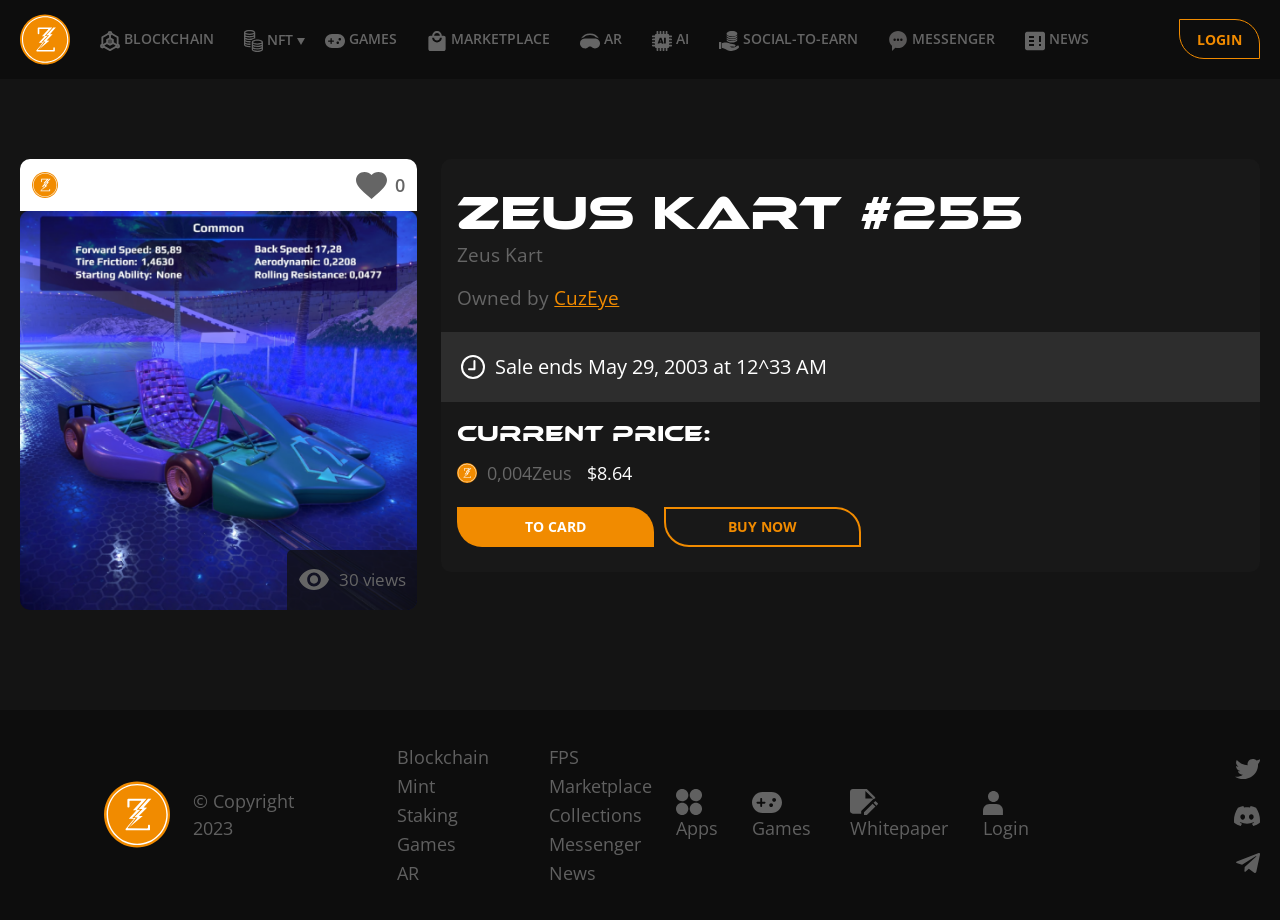
<file: public/marketplace-element-page.html>
<!DOCTYPE html>
<html lang="en">
<head>
    <meta charset="UTF-8">
    <meta http-equiv="X-UA-Compatible" content="IE=edge">
    <meta name="viewport" content="width=device-width, initial-scale=1.0">
    <title>Marketplace</title>
    <link rel="shortcut icon" href="../assets/img/svg/logo.svg" type="image/x-icon">
    <link rel="stylesheet" href="../assets/style/css/plugins/bootstrap.css">
    <link rel="stylesheet" href="../assets/style/css/plugins/swiper.css">
    <link rel="stylesheet" href="../assets/style/css/main.css">
</head>
<body>

    <!-- Header -->
    <header class="header">
        <div class="container">
            <div class="row d-flex align-items-center">
                <div class="col-lg-11 d-flex">
                    <a href="./index.html" class="header__logo"><img loading="lazy" src="../assets/img/svg/logo.svg" alt=""></a>
                    <ul class="header-item d-flex align-items-center justify-content-between">
                        <li class="header-item__list"><a href="#">
                            <svg width="22" height="22" viewBox="0 0 22 22" fill="none" xmlns="http://www.w3.org/2000/svg">
                                <mask id="mask0_301_143" style="mask-type:luminance" maskUnits="userSpaceOnUse" x="0" y="0" width="23" height="22">
                                <path d="M19.4199 14.6839V6.78933L12.8411 3.08887M9.15696 3.08887L2.57812 6.78933V14.6839M4.15705 17.1513L10.999 20.9996L15.2095 18.6312L17.841 17.1507" stroke="white" stroke-width="2" stroke-linecap="round" stroke-linejoin="round"/>
                                <path d="M9.42072 8.76332L7.8418 9.68436V13.3685L9.42072 14.2895L10.9996 15.2106L12.5786 14.2895L14.1575 13.3685V9.68436L12.5786 8.76332L10.9996 7.84229L9.42072 8.76332Z" fill="#F18B00" stroke="white" stroke-width="2" stroke-linecap="round" stroke-linejoin="round"/>
                                <path d="M11.0002 7.84186V4.15771M14.158 13.1049L17.8422 15.2102M7.84235 13.1049L4.1582 15.2102" stroke="white" stroke-width="2" stroke-linecap="round" stroke-linejoin="round"/>
                                <path d="M10.9998 4.15784C11.8718 4.15784 12.5787 3.45093 12.5787 2.57892C12.5787 1.70691 11.8718 1 10.9998 1C10.1278 1 9.4209 1.70691 9.4209 2.57892C9.4209 3.45093 10.1278 4.15784 10.9998 4.15784Z" fill="#F18B00" stroke="white" stroke-width="2" stroke-linecap="round" stroke-linejoin="round"/>
                                <path d="M2.57892 18.1578C3.45093 18.1578 4.15784 17.4509 4.15784 16.5789C4.15784 15.7069 3.45093 15 2.57892 15C1.70691 15 1 15.7069 1 16.5789C1 17.4509 1.70691 18.1578 2.57892 18.1578Z" fill="#F18B00" stroke="white" stroke-width="2" stroke-linecap="round" stroke-linejoin="round"/>
                                <path d="M19.4217 18.1578C20.2937 18.1578 21.0006 17.4509 21.0006 16.5789C21.0006 15.7069 20.2937 15 19.4217 15C18.5497 15 17.8428 15.7069 17.8428 16.5789C17.8428 17.4509 18.5497 18.1578 19.4217 18.1578Z" fill="#F18B00" stroke="white" stroke-width="2" stroke-linecap="round" stroke-linejoin="round"/>
                                </mask>
                                <g mask="url(#mask0_301_143)">
                                <path d="M-1.63086 -1.10547H23.6319V24.1573H-1.63086V-1.10547Z" fill="#656565"/>
                                </g>
                            </svg>
                            <span>Blockchain</span>
                        </a></li>
                        <li class="header-list position-relative">
                            <div class="d-flex align-items-center">
                                <span>
                                    <svg width="19" height="22" viewBox="0 0 19 22" fill="none" xmlns="http://www.w3.org/2000/svg">
                                        <path d="M1.25162 9.16435C1.25162 9.39144 1.21738 9.62233 1.26392 9.83529C1.29387 9.97383 1.41958 10.1173 1.54046 10.2053C2.12565 10.6317 2.81139 10.7985 3.50302 10.9311C4.45248 11.1125 5.41102 11.1582 6.37438 11.0881C6.46318 11.0816 6.55197 11.0778 6.6413 11.0761C6.65574 11.0761 6.67072 11.0924 6.67232 11.093C6.60707 11.5325 6.54234 11.9655 6.47334 12.4278C5.61054 12.5109 4.72474 12.455 3.84215 12.342C2.95849 12.229 2.10051 12.0073 1.28799 11.6124C1.19866 12.4615 1.16657 12.5343 1.88601 12.8961C2.96117 13.4372 4.1326 13.5551 5.31207 13.5986C5.70201 13.6132 6.09249 13.6008 6.50062 13.6008V14.8775C4.71672 14.9638 2.96491 14.8296 1.3019 14.0723C1.11147 14.7085 1.27355 15.0633 1.86141 15.3458C2.68516 15.7418 3.56133 15.9363 4.46264 15.989C5.13448 16.0281 5.8106 15.9966 6.50169 15.9966V17.2825C6.31126 17.295 6.11923 17.3173 5.9272 17.3189C4.38561 17.3325 2.86916 17.1902 1.44044 16.541C0.963303 16.3242 0.516124 16.0477 0.245998 15.5794C0.116552 15.3555 0.0127804 15.0768 0.0117106 14.8226C-0.00326664 10.7187 -0.00112703 6.6142 0.00315219 2.50974C0.0036871 1.76382 0.48617 1.3292 1.05424 0.989648C1.9518 0.45289 2.95207 0.236122 3.97267 0.105192C5.06387 -0.0344301 6.15828 -0.0366032 7.24841 0.107909C8.41076 0.262199 9.5485 0.508304 10.5172 1.24173C10.9959 1.6041 11.2431 2.08327 11.2399 2.70478C11.2302 4.53997 11.2324 6.3757 11.2415 8.21089C11.2425 8.44722 11.1778 8.54012 10.9419 8.57598C10.1487 8.69767 9.37893 8.91335 8.6504 9.26322C8.54609 9.3132 8.42467 9.34471 8.34069 9.41914C7.86302 9.84073 7.27195 9.87984 6.68944 9.92113C5.40514 10.0124 4.12458 9.97383 2.86756 9.6647C2.33479 9.53377 1.81647 9.34145 1.25108 9.16435H1.25162ZM5.5838 3.78318C6.67767 3.75004 7.75229 3.67127 8.77931 3.30075C9.11095 3.18123 9.4351 3.01825 9.73036 2.8243C10.0385 2.6222 10.0272 2.46302 9.74053 2.23756C9.60841 2.13379 9.46077 2.04469 9.3094 1.97189C8.56107 1.61116 7.76192 1.44709 6.94299 1.36505C5.39551 1.20968 3.86515 1.26944 2.37866 1.77794C2.07162 1.8828 1.77743 2.0485 1.50356 2.22778C1.18154 2.43857 1.19331 2.61839 1.51104 2.8444C1.656 2.94762 1.81166 3.03998 1.97267 3.11386C3.12592 3.64193 4.3578 3.73592 5.5838 3.78318ZM1.25429 6.69026C1.25429 6.80435 1.27087 6.93039 1.25108 7.05045C1.18796 7.43455 1.36555 7.69043 1.68649 7.82897C2.1663 8.0365 2.64932 8.26414 3.15373 8.38094C4.55411 8.70582 5.97428 8.73353 7.39605 8.51567C8.13635 8.40213 8.86489 8.23534 9.52229 7.85233C10.0117 7.56711 10.1171 7.23897 9.94433 6.70058C7.05478 7.79366 4.17272 7.79474 1.25483 6.6908L1.25429 6.69026ZM1.25429 4.24605C1.25429 4.32592 1.26873 4.42425 1.25162 4.51715C1.16175 5.01262 1.44204 5.26687 1.82824 5.46191C2.46478 5.78353 3.14571 5.95466 3.84215 6.05897C4.85954 6.21109 5.88174 6.22576 6.90554 6.11928C7.74106 6.03181 8.55732 5.86122 9.32651 5.50483C9.95128 5.21526 10.108 4.88875 9.95021 4.25366C7.05692 5.32229 4.17005 5.32446 1.25376 4.24605H1.25429Z" fill="#656565"/>
                                        <path d="M7.74644 15.7681C7.74644 14.6473 7.77854 13.5249 7.73628 12.4052C7.70311 11.5403 8.10536 10.9862 8.78683 10.5755C9.60469 10.0822 10.5124 9.86213 11.4389 9.72142C12.7232 9.52638 14.0128 9.52747 15.2971 9.72251C16.1968 9.85887 17.0768 10.0778 17.8791 10.5396C18.6173 10.9644 19.0147 11.555 18.9992 12.4715C18.9612 14.6946 18.9655 16.9193 18.9976 19.1429C19.0104 20.0236 18.6258 20.6033 17.9176 21.0162C17.0222 21.5377 16.0337 21.761 15.0233 21.8914C13.9144 22.0343 12.8018 22.0397 11.6946 21.8892C10.552 21.7338 9.42764 21.4997 8.47444 20.7766C7.99089 20.4099 7.72879 19.9361 7.74109 19.2945C7.76356 18.1199 7.74751 16.9443 7.74751 15.7686L7.74644 15.7681ZM13.3795 13.4141C14.1712 13.3125 14.9671 13.2364 15.7534 13.1017C16.3578 12.9979 16.9446 12.804 17.4555 12.4362C17.7866 12.1977 17.7967 12.0179 17.4565 11.8016C17.1661 11.6164 16.8532 11.4512 16.5295 11.3382C15.4934 10.9775 14.4156 10.8732 13.3255 10.8748C12.253 10.877 11.1928 10.9856 10.176 11.3447C9.82133 11.4697 9.48648 11.6723 9.16982 11.882C8.94997 12.0276 8.96014 12.1716 9.16233 12.3411C9.31799 12.4715 9.49343 12.5883 9.67637 12.6736C10.8494 13.2196 12.1011 13.3407 13.379 13.4141H13.3795ZM9.04679 16.2527C8.97137 17.1105 8.92751 17.1632 9.66942 17.5348C10.0321 17.7168 10.4284 17.8434 10.8221 17.9461C11.9631 18.2433 13.1308 18.2808 14.2963 18.1993C15.2554 18.1324 16.2038 17.97 17.0858 17.5403C17.7095 17.236 17.8369 16.9823 17.6999 16.2456C16.3284 16.8862 14.8767 17.0823 13.3886 17.085C11.8914 17.0877 10.4311 16.8894 9.04679 16.2532V16.2527ZM17.7309 13.7705C16.3348 14.4333 14.8708 14.6272 13.3779 14.6294C11.8866 14.6316 10.4263 14.4311 9.01363 13.7792C9.01363 13.9421 9.02914 14.0524 9.01095 14.1562C8.94088 14.5604 9.12435 14.8331 9.46722 14.9749C9.96629 15.1814 10.4696 15.4036 10.9928 15.5198C12.5675 15.8691 14.1535 15.8561 15.7331 15.5296C16.3348 15.4052 16.9307 15.2389 17.4341 14.8608C17.5641 14.7636 17.6791 14.5952 17.7186 14.4376C17.7673 14.2437 17.7304 14.0269 17.7304 13.7705H17.7309ZM9.03877 18.7545C8.92109 19.4341 9.00239 19.6498 9.53355 19.9378C9.7443 20.0518 9.9695 20.1426 10.1958 20.2213C11.1918 20.569 12.2252 20.681 13.2709 20.682C14.5686 20.6837 15.8481 20.5652 17.0527 20.0127C17.7026 19.715 17.8454 19.4401 17.7117 18.7512C14.8195 19.8302 11.9315 19.8345 9.03877 18.754V18.7545Z" fill="#656565"/>
                                    </svg>
                                </span>
                                <span class="mx-1 text">NFT</span>
                                <span>
                                    <svg width="8" height="7" viewBox="0 0 8 7" fill="none" xmlns="http://www.w3.org/2000/svg">
                                        <path d="M4 7L-1.35122e-07 2.22545e-07L8 -4.76837e-07L4 7Z" fill="#656565"/>
                                    </svg>
                                </span>
                            </div>
                            <div class="header-info d-flex">
                                <ul class="header-info-item">
                                    <li class="header-info__list"><a href="#">
                                        <svg width="29" height="22" viewBox="0 0 29 22" fill="none" xmlns="http://www.w3.org/2000/svg">
                                            <path d="M5.92507 0C7.23266 0.0103355 8.54884 0.132065 9.82683 0.521084C10.3271 0.673246 10.8106 0.863879 11.233 1.17366C11.5012 1.37032 11.7268 1.59856 11.7881 1.93964C11.8118 2.07199 11.7836 2.18137 11.6919 2.28387C11.4234 2.58389 11.0791 2.77624 10.7132 2.93702C9.92541 3.28326 9.09118 3.46786 8.24037 3.5893C6.91117 3.77908 5.57693 3.80262 4.24151 3.67084C3.13463 3.56146 2.0461 3.36738 1.02655 2.90802C0.702983 2.76217 0.403986 2.58188 0.150579 2.3321C-0.00868912 2.17506 -0.0332602 2.00596 0.0377886 1.80757C0.139625 1.52306 0.348331 1.32381 0.590489 1.1527C1.00968 0.856128 1.48363 0.669226 1.97446 0.520222C3.25275 0.132639 4.56863 0.00861295 5.92507 0Z" fill="#494949"/>
                                            <path d="M15.908 11.8572C14.2896 11.8442 12.9198 11.7156 11.5909 11.3062C11.082 11.1495 10.5906 10.9534 10.164 10.6321C10.0903 10.5767 10.0261 10.5095 9.95561 10.4501C9.76378 10.2885 9.75371 10.0932 9.83778 9.87762C9.93192 9.63588 10.1075 9.45702 10.3126 9.30371C10.8091 8.93221 11.3849 8.71975 11.9799 8.55869C13.5453 8.13493 15.1439 8.0422 16.7591 8.14067C17.776 8.20269 18.7772 8.35112 19.7467 8.66664C20.1872 8.8099 20.612 8.98704 20.9904 9.25462C21.1994 9.40247 21.3939 9.56928 21.4966 9.8047C21.6523 10.1624 21.6061 10.283 21.3734 10.4978C20.9936 10.8483 20.5265 11.0519 20.0425 11.2215C19.1091 11.5491 18.1392 11.711 17.154 11.7906C16.6629 11.8302 16.1697 11.844 15.9083 11.8575L15.908 11.8572Z" fill="#494949"/>
                                            <path d="M23.1417 2.72514C24.4105 2.73346 25.6974 2.8529 26.9499 3.2201C27.4659 3.3714 27.9647 3.5626 28.4052 3.87267C28.6435 4.04034 28.8504 4.23499 28.9549 4.51233C29.0366 4.72937 29.0138 4.91484 28.8318 5.08537C28.513 5.38367 28.1337 5.58119 27.7305 5.74139C26.8569 6.08821 25.9404 6.26449 25.0079 6.37014C23.9516 6.48986 22.8921 6.51053 21.832 6.42727C20.594 6.32995 19.3755 6.14161 18.2343 5.63201C17.9104 5.48731 17.6111 5.30701 17.3583 5.05638C17.1999 4.89933 17.1762 4.72851 17.2461 4.53099C17.3503 4.23556 17.5703 4.03287 17.8225 3.85918C18.295 3.53418 18.829 3.33953 19.3802 3.18564C20.5984 2.84572 21.8462 2.73059 23.142 2.72456L23.1417 2.72514Z" fill="#494949"/>
                                            <path d="M21.5496 13.102C21.5496 13.5117 21.5546 13.9033 21.5446 14.2943C21.5428 14.3601 21.4862 14.4339 21.4362 14.4878C21.181 14.7637 20.8542 14.9415 20.512 15.0928C19.7207 15.4427 18.882 15.6285 18.0267 15.7499C16.6141 15.9503 15.1969 15.9658 13.7798 15.8051C12.7588 15.6891 11.7558 15.495 10.8159 15.0695C10.4749 14.915 10.148 14.7359 9.90706 14.4459C9.85939 14.3885 9.82742 14.3024 9.82594 14.2286C9.81795 13.8568 9.82209 13.4844 9.82209 13.0862C9.9109 13.1439 9.98136 13.1913 10.0533 13.2361C10.6833 13.628 11.3819 13.8554 12.1022 14.0259C13.4133 14.336 14.7473 14.4353 16.093 14.4057C17.4492 14.3762 18.7852 14.218 20.0783 13.8C20.5804 13.6377 21.0602 13.4296 21.4898 13.1238C21.5004 13.1161 21.5152 13.1141 21.5493 13.1017L21.5496 13.102Z" fill="#494949"/>
                                            <path d="M21.5493 19.177C21.5493 19.5973 21.5531 19.9889 21.5451 20.3805C21.544 20.4385 21.4969 20.5037 21.4546 20.5519C21.2325 20.804 20.946 20.9725 20.6434 21.1164C19.8838 21.4775 19.0723 21.6713 18.2429 21.802C16.7434 22.0382 15.2381 22.0595 13.7313 21.8849C12.7348 21.7695 11.7561 21.5754 10.8372 21.1655C10.4911 21.011 10.1584 20.8304 9.91239 20.5382C9.86176 20.4779 9.82802 20.3863 9.82624 20.3085C9.81736 19.9378 9.82239 19.5666 9.82239 19.1879C10.0566 19.3194 10.2703 19.4546 10.4971 19.564C11.3174 19.9591 12.1963 20.1718 13.0954 20.3047C15.0782 20.5982 17.056 20.5749 19.022 20.1678C19.7861 20.0096 20.5277 19.7851 21.2044 19.3932C21.3131 19.3303 21.4173 19.2603 21.5496 19.177H21.5493Z" fill="#494949"/>
                                            <path d="M21.5484 11.0567C21.5484 11.4868 21.5514 11.8864 21.5446 12.2861C21.5437 12.3352 21.4978 12.3892 21.4611 12.4314C21.2331 12.692 20.9377 12.8643 20.6259 13.0113C19.8793 13.3633 19.0821 13.5539 18.268 13.6843C16.9379 13.8973 15.5998 13.9381 14.2582 13.8238C13.1057 13.7256 11.9719 13.537 10.9032 13.0808C10.5681 12.9378 10.2519 12.7635 9.98758 12.5117C9.87479 12.4044 9.80966 12.2892 9.81736 12.1222C9.83275 11.7756 9.82209 11.4282 9.82209 11.0633C9.98876 11.1638 10.1335 11.2603 10.2866 11.3424C11.072 11.7641 11.9251 11.9918 12.8017 12.1394C14.9737 12.5054 17.1389 12.4807 19.2899 11.9921C20.0848 11.8115 20.8486 11.5488 21.5487 11.0567H21.5484Z" fill="#494949"/>
                                            <path d="M21.5499 17.1493C21.5499 17.4788 21.528 17.7892 21.5564 18.0952C21.5827 18.38 21.4596 18.5641 21.2444 18.7263C20.7527 19.0969 20.1854 19.3122 19.5969 19.4779C18.0851 19.9034 16.5365 20.0116 14.9717 19.9533C14.0042 19.9172 13.0465 19.8035 12.1078 19.566C11.4574 19.4015 10.8242 19.1948 10.2641 18.8196C10.2114 18.7843 10.1616 18.7449 10.1107 18.7073C9.90765 18.5575 9.79308 18.3803 9.81617 18.1116C9.84282 17.7998 9.82239 17.4843 9.82239 17.1441C9.90972 17.2004 9.97663 17.2449 10.0444 17.2873C10.699 17.6976 11.4278 17.9287 12.178 18.101C13.4713 18.3978 14.786 18.4969 16.1117 18.4653C17.3426 18.4357 18.5593 18.2994 19.7446 17.9609C20.3616 17.7846 20.9554 17.5575 21.4812 17.1877C21.4957 17.1774 21.5126 17.1702 21.5502 17.1495L21.5499 17.1493Z" fill="#494949"/>
                                            <path d="M11.7676 5.01819C11.7676 5.40147 11.7742 5.78876 11.762 6.1752C11.7597 6.24927 11.6972 6.33253 11.6406 6.39253C11.3766 6.6736 11.0394 6.85361 10.6865 7.00606C9.86916 7.35919 9.00444 7.54265 8.12344 7.66237C7.0204 7.81252 5.91234 7.84669 4.80191 7.77319C3.58253 7.69251 2.38151 7.51509 1.24236 7.05889C0.848929 6.90127 0.475627 6.70863 0.172189 6.40861C0.0777536 6.31502 0.0297956 6.21482 0.0342362 6.07787C0.0443014 5.76752 0.0371965 5.45659 0.0377886 5.14595C0.0377886 5.1003 0.0422292 5.05494 0.0443014 5.01819C0.348627 5.17581 0.638447 5.34778 0.945733 5.481C1.76161 5.83441 2.62633 6.02017 3.50704 6.14477C4.60919 6.30066 5.71607 6.34631 6.82739 6.28487C8.18205 6.20994 9.51658 6.02706 10.7783 5.51229C11.1155 5.37477 11.4311 5.18787 11.7674 5.01819H11.7676Z" fill="#494949"/>
                                            <path d="M0.0374926 2.96199C1.22016 3.73572 2.53782 3.99641 3.88449 4.16407C4.91499 4.29241 5.95023 4.3125 6.98636 4.24762C8.2759 4.16695 9.5456 3.98177 10.7478 3.49715C11.0953 3.35704 11.4207 3.16497 11.7602 2.99472C11.7617 3.01367 11.7676 3.05358 11.7676 3.09349C11.7682 3.41848 11.7629 3.74376 11.7709 4.06847C11.7739 4.18389 11.7339 4.26944 11.6572 4.35012C11.3772 4.64554 11.024 4.83388 10.6522 4.99207C9.86532 5.32711 9.03464 5.5054 8.18857 5.62483C7.02692 5.78876 5.85935 5.81862 4.69 5.73623C3.50082 5.65239 2.33 5.47095 1.22075 5.02106C0.832647 4.86373 0.464377 4.67195 0.166565 4.37337C0.0762734 4.28293 0.0312758 4.18647 0.0345322 4.05498C0.0437094 3.69783 0.0377886 3.34039 0.0377886 2.96142L0.0374926 2.96199Z" fill="#494949"/>
                                            <path d="M9.82209 15.1146C10.8052 15.7829 11.9053 16.0514 13.0329 16.2371C14.2878 16.4438 15.5531 16.4883 16.8219 16.4057C18.0904 16.3233 19.3409 16.1398 20.5238 15.6615C20.8717 15.5208 21.1979 15.3308 21.5395 15.1608C21.5407 15.1694 21.5493 15.2033 21.5493 15.2375C21.5502 15.5814 21.5549 15.9256 21.546 16.2696C21.5443 16.3431 21.5099 16.4292 21.4611 16.4855C21.1878 16.8013 20.8213 16.9902 20.4409 17.1524C19.6499 17.4895 18.8145 17.6683 17.9637 17.7875C16.8121 17.9485 15.6549 17.979 14.4959 17.8983C13.302 17.8153 12.1267 17.6342 11.0128 17.1837C10.6155 17.0229 10.238 16.8277 9.93785 16.5168C9.85584 16.4318 9.81736 16.3425 9.82002 16.2225C9.82772 15.861 9.82269 15.4993 9.82269 15.1143L9.82209 15.1146Z" fill="#494949"/>
                                            <path d="M17.2464 5.69058C18.5217 6.51369 19.9492 6.77265 21.4084 6.92079C22.9824 7.08071 24.5511 7.02874 26.1074 6.74279C26.9819 6.58202 27.8338 6.35004 28.6104 5.90935C28.6699 5.87547 28.727 5.83786 28.7847 5.80111C28.8407 5.76551 28.8963 5.72905 28.9724 5.67938C28.9724 6.10084 28.9766 6.5002 28.968 6.89926C28.9668 6.95611 28.912 7.01898 28.8682 7.06693C28.5757 7.38561 28.1956 7.57854 27.7998 7.74276C27.0378 8.05828 26.2355 8.23025 25.4197 8.34767C24.4262 8.49065 23.4265 8.52424 22.4238 8.48979C22.1135 8.47916 21.8036 8.45246 21.4939 8.42835C21.4368 8.42404 21.377 8.40624 21.3264 8.38012C20.477 7.94028 19.5587 7.71175 18.6194 7.54839C18.3965 7.50963 18.1712 7.48207 17.9471 7.44992C17.6309 7.40455 17.4513 7.17947 17.2653 6.96328C17.2514 6.94692 17.2479 6.9185 17.2476 6.89582C17.2467 6.49962 17.247 6.10343 17.247 5.69029L17.2464 5.69058Z" fill="#494949"/>
                                            <path d="M11.7676 7.01869C11.7676 7.2145 11.7585 7.38704 11.7706 7.55815C11.7801 7.69051 11.7395 7.74706 11.5995 7.78094C11.0344 7.9176 10.487 8.10536 9.97455 8.37868C9.65306 8.55036 9.34488 8.74358 9.12819 9.037C9.03286 9.1659 8.96655 9.31979 8.91208 9.4708C8.88455 9.54746 8.85494 9.57502 8.77709 9.58937C7.70662 9.78431 6.62608 9.85695 5.53904 9.83369C4.42239 9.80986 3.3161 9.69445 2.23408 9.41252C1.61833 9.25203 1.01945 9.04992 0.487764 8.69592C0.451352 8.67152 0.416419 8.64453 0.380599 8.61956C0.139329 8.45103 -0.00572876 8.25121 0.0300917 7.93425C0.0632478 7.64198 0.0371965 7.3434 0.0371965 7.04339C0.0608795 7.04339 0.0780496 7.03822 0.0866347 7.04425C0.746796 7.50418 1.49873 7.7574 2.27731 7.94229C3.82765 8.31064 5.40286 8.39504 6.99169 8.30346C8.05801 8.24202 9.10835 8.08957 10.1297 7.77721C10.6862 7.60696 11.2209 7.38963 11.6969 7.05372C11.7114 7.04339 11.7295 7.03736 11.7674 7.01898L11.7676 7.01869Z" fill="#494949"/>
                                            <path d="M0.0374926 13.0928C0.619797 13.5074 1.24532 13.7457 1.89542 13.9283C2.90401 14.2114 3.93777 14.348 4.98397 14.4003C6.26906 14.4643 7.54676 14.4023 8.81409 14.1761C8.84754 14.17 8.88218 14.17 8.92422 14.1666V15.65C8.65689 15.6925 8.38691 15.7413 8.11515 15.7775C6.89873 15.9397 5.67788 15.967 4.45495 15.8616C3.35665 15.7672 2.27612 15.5866 1.24976 15.176C0.888598 15.0316 0.545195 14.8553 0.251823 14.599C0.107357 14.4726 0.0185462 14.336 0.0315719 14.1284C0.0525904 13.7957 0.0371965 13.4606 0.0371965 13.0925L0.0374926 13.0928Z" fill="#494949"/>
                                            <path d="M0.0478539 15.2599C1.03662 15.9268 2.14646 16.1969 3.28442 16.379C4.82204 16.6247 6.36675 16.6365 7.91325 16.4637C8.20189 16.4315 8.48786 16.3795 8.77531 16.337C8.82267 16.3302 8.87034 16.3253 8.93162 16.3178C8.93162 16.7973 8.9331 17.2647 8.92747 17.7323C8.92718 17.7605 8.87152 17.8084 8.83718 17.8127C8.19744 17.8937 7.55889 17.9896 6.9165 18.0413C5.99553 18.115 5.07278 18.0861 4.15447 17.9867C3.02421 17.8644 1.91259 17.6637 0.883269 17.1633C0.599962 17.0255 0.330273 16.8644 0.12956 16.6207C0.0792337 16.5595 0.0437094 16.4691 0.0413411 16.391C0.0318679 16.0568 0.0371965 15.7221 0.0377886 15.3876C0.0377886 15.3509 0.0431173 15.3144 0.0475578 15.2599H0.0478539Z" fill="#494949"/>
                                            <path d="M8.92658 10.1458V11.6057C8.44819 11.668 7.97216 11.7417 7.49347 11.7897C6.55415 11.8839 5.61186 11.8908 4.67076 11.8207C3.43214 11.7283 2.21366 11.5396 1.06829 11.0415C0.729626 10.8942 0.411683 10.7125 0.153539 10.4461C0.0715368 10.3614 0.0321639 10.2709 0.0351243 10.1512C0.0428212 9.83599 0.0374926 9.52018 0.0380847 9.20495C0.0380847 9.1593 0.0422292 9.11365 0.0451895 9.05164C0.19824 9.14495 0.331457 9.23337 0.471186 9.31003C1.21809 9.72 2.03337 9.93791 2.8676 10.0981C4.07839 10.3304 5.30369 10.4085 6.53372 10.351C7.32976 10.3137 8.12284 10.2173 8.92718 10.1466L8.92658 10.1458Z" fill="#494949"/>
                                            <path d="M0.0374926 11.0705C1.02803 11.7397 2.1281 12.0076 3.25571 12.1925C4.50113 12.3966 5.75722 12.4469 7.01596 12.3576C7.61958 12.3148 8.21906 12.2192 8.8206 12.1477C8.84961 12.1443 8.87863 12.14 8.92037 12.1345V13.6311C8.51154 13.6874 8.09975 13.7534 7.6853 13.7997C6.71253 13.9079 5.7362 13.9234 4.75987 13.8554C3.48632 13.7667 2.2329 13.5792 1.05586 13.0638C0.72637 12.9197 0.4179 12.742 0.1639 12.4859C0.0739051 12.3955 0.0300917 12.2979 0.0342362 12.1664C0.0440054 11.856 0.0371965 11.5451 0.0371965 11.2344C0.0371965 11.1882 0.0371965 11.142 0.0371965 11.0705H0.0374926Z" fill="#494949"/>
                                            <path d="M22.3732 10.5075C22.3732 10.2899 22.3447 10.0714 22.38 9.86327C22.4294 9.56899 22.3678 9.3152 22.1979 9.0769C22.1875 9.06255 22.1796 9.04647 22.1662 9.02408C22.2991 9.02408 22.4199 9.02149 22.5404 9.02436C24.2367 9.06743 25.9099 8.93393 27.5313 8.40969C28.0192 8.25178 28.4848 8.04679 28.9025 7.74993C28.917 7.7396 28.9348 7.733 28.9727 7.71319C28.9727 8.0333 28.9478 8.33877 28.9795 8.63879C29.0121 8.94943 28.8682 9.14179 28.6346 9.31232C28.1376 9.67464 27.5692 9.88652 26.9798 10.0516C25.5052 10.4639 23.9951 10.5652 22.4694 10.5219C22.4407 10.521 22.4122 10.5135 22.3732 10.5075Z" fill="#494949"/>
                                            <path d="M22.3743 12.5373V11.0613C22.5697 11.0613 22.7601 11.061 22.9504 11.0613C24.4664 11.0651 25.9632 10.9298 27.4153 10.4762C27.9611 10.3057 28.4822 10.0835 28.9727 9.7289C28.9727 9.86585 28.9727 9.97724 28.9727 10.0884C28.9727 10.3559 28.9771 10.6238 28.9694 10.8911C28.9677 10.9565 28.9458 11.043 28.8993 11.0823C28.6965 11.254 28.497 11.4377 28.2672 11.5695C27.6287 11.9364 26.9191 12.1267 26.1985 12.2703C24.9658 12.5161 23.7189 12.5993 22.462 12.5453C22.4377 12.5442 22.4134 12.5407 22.3746 12.5367L22.3743 12.5373Z" fill="#494949"/>
                                            <path d="M22.3746 14.5665V13.0831C22.4401 13.0831 22.5022 13.0816 22.5641 13.0831C23.8599 13.1147 25.1467 13.038 26.4155 12.767C27.2364 12.5916 28.0357 12.3559 28.751 11.9086C28.817 11.8672 28.8809 11.8233 28.9603 11.771C28.9653 11.817 28.9721 11.8514 28.9724 11.8862C28.9733 12.2255 28.9783 12.5649 28.9691 12.9039C28.9671 12.982 28.9327 13.0727 28.8821 13.1333C28.6601 13.3986 28.3614 13.5686 28.05 13.7161C27.2945 14.0741 26.4869 14.2645 25.6633 14.3965C24.5943 14.5679 23.5167 14.615 22.4347 14.5751C22.4202 14.5746 22.406 14.5711 22.3749 14.5665H22.3746Z" fill="#494949"/>
                                            <path d="M22.3764 16.6003V15.1195C22.5893 15.1195 22.7947 15.1195 22.9999 15.1195C24.4158 15.1209 25.8152 14.9943 27.1799 14.605C27.8105 14.425 28.4144 14.1873 28.973 13.7882C28.973 13.8539 28.973 13.8944 28.973 13.9346C28.973 14.2117 28.952 14.4907 28.9789 14.7655C29.0047 15.029 28.8866 15.1984 28.6932 15.3509C28.2572 15.6948 27.7495 15.9001 27.2225 16.0655C26.2317 16.3767 25.2104 16.5291 24.1737 16.5808C23.6325 16.6078 23.0893 16.6012 22.5472 16.6086C22.4939 16.6095 22.441 16.6035 22.3764 16.6V16.6003Z" fill="#494949"/>
                                        </svg>
                                        Mint  
                                    </a></li>
                                    <li class="header-info__list"><a href="#">
                                        <svg width="29" height="22" viewBox="0 0 29 22" fill="none" xmlns="http://www.w3.org/2000/svg">
                                            <path d="M24.4301 0H15.8715V4.46953H11.3003L20.1925 15.1244L29 4.38262H24.4301V0ZM0 17.5305H4.56992V22H13.1285V17.5305H17.6997L8.89092 6.87438L0 17.5305Z" fill="#494949"/>
                                        </svg>
                                        Staking
                                    </a></li>
                                    <li class="header-info__list"><a href="#">
                                        <svg width="29" height="29" viewBox="0 0 29 29" fill="none" xmlns="http://www.w3.org/2000/svg">
                                            <path d="M26.03 0H2.96997C1.33017 0 0 1.32931 0 2.96997V26.03C0 27.6698 1.32931 29 2.96997 29H26.03C27.6698 29 29 27.6707 29 26.03V2.96997C29 1.33017 27.6707 0 26.03 0ZM13.4911 19.4207H6.3594V17.9201L8.92028 15.3316C9.43661 14.8014 9.85175 14.3586 10.1657 14.0023C10.4796 13.6459 10.708 13.3216 10.8498 13.0284C10.9916 12.7352 11.0626 12.4213 11.0626 12.0866C11.0626 11.6818 10.9493 11.3782 10.7244 11.1759C10.4987 10.9735 10.1977 10.8723 9.82062 10.8723C9.42537 10.8723 9.04137 10.9631 8.66947 11.1447C8.29758 11.3264 7.90925 11.5841 7.50449 11.9197L6.33259 10.5307C6.62578 10.2799 6.93627 10.042 7.26406 9.81888C7.59184 9.59575 7.97325 9.41499 8.40828 9.27834C8.84331 9.14083 9.36569 9.0725 9.97456 9.0725C10.6448 9.0725 11.22 9.19358 11.7017 9.43575C12.1834 9.67791 12.5545 10.0066 12.8148 10.4234C13.0751 10.8394 13.2057 11.3108 13.2057 11.8366C13.2057 12.3997 13.0942 12.9134 12.871 13.3787C12.6479 13.844 12.3235 14.3041 11.8972 14.7608C11.4717 15.2165 10.9588 15.7216 10.3586 16.2751L9.04655 17.5102V17.6079H13.4911V19.4224V19.4207ZM23.0471 17.1002C22.6077 17.87 21.9712 18.4494 21.1383 18.8378C20.3055 19.2261 19.3031 19.4207 18.1312 19.4207H15.2425V9.21866H18.4451C19.515 9.21866 20.443 9.40807 21.2291 9.78775C22.0153 10.1666 22.625 10.7279 23.0575 11.4691C23.4899 12.2111 23.7061 13.1287 23.7061 14.2219C23.7061 15.3714 23.4864 16.3305 23.0471 17.1002Z" fill="#494949"/>
                                        </svg>
                                        2D
                                    </a></li>
                                    <li class="header-info__list"><a href="#">
                                        <svg width="29" height="27" viewBox="0 0 29 27" fill="none" xmlns="http://www.w3.org/2000/svg">
                                            <path d="M28.9987 19.0032C28.9898 19.0911 28.978 19.1791 28.9725 19.2671C28.9401 19.8012 28.927 20.3373 28.8731 20.8693C28.8131 21.4571 28.5212 21.9514 28.1658 22.4045C28.0229 22.5867 27.8497 22.7438 27.6882 22.9107C27.301 23.3107 26.7917 23.4678 26.2845 23.6193C23.9712 24.3069 21.6565 24.9904 19.3411 25.6711C18.3349 25.9671 17.3197 26.2247 16.2776 26.3588C16.0554 26.3874 15.8332 26.4111 15.582 26.4411C15.5033 20.8107 15.5599 15.2032 15.5371 9.57903C15.7683 9.51061 15.996 9.44149 16.2252 9.37517C18.8359 8.62049 21.4467 7.8651 24.0581 7.11181C25.486 6.69991 26.9152 6.2915 28.3438 5.88169C28.5674 5.81746 28.5715 5.81886 28.662 6.04576C28.8945 6.63079 28.9704 7.24236 28.9684 7.86859C28.967 8.33565 28.9732 8.8034 28.9773 9.27115C28.9773 9.31653 28.9911 9.36261 28.9987 9.40798V19.0032ZM18.533 22.3773C18.6178 22.3598 18.6689 22.3535 18.7179 22.3389C19.5744 22.0806 20.4308 21.8195 21.2873 21.5612C21.9663 21.3566 22.6344 21.1262 23.2334 20.7311C24.8386 19.672 25.958 18.2639 26.2996 16.3112C26.4563 15.4162 26.4901 14.5135 26.2817 13.6212C26.0326 12.5545 25.4805 11.7049 24.4411 11.2811C23.6827 10.9718 22.8759 10.9334 22.0885 11.1205C20.9236 11.397 19.7745 11.7391 18.6171 12.0469C18.515 12.0742 18.515 12.1279 18.515 12.2061C18.515 13.2498 18.5116 14.2936 18.5136 15.3373C18.5185 17.5322 18.5267 19.7279 18.533 21.9228C18.533 22.0652 18.533 22.2076 18.533 22.3766V22.3773Z" fill="#494949"/>
                                            <path d="M13.4671 9.57913C13.4444 15.2026 13.501 20.8101 13.4209 26.4468C13.0993 26.4028 12.8053 26.3616 12.5113 26.3219C11.089 26.1306 9.72459 25.6942 8.3533 25.2914C6.29465 24.6861 4.24153 24.0613 2.1884 23.4365C1.53278 23.2368 1.08902 22.7516 0.697722 22.2175C0.280195 21.6471 0.08765 21.0007 0.0648758 20.2886C-0.047615 16.8593 0.0213977 13.4287 0.0165669 9.99871C0.0151866 9.18677 0.0324398 8.37414 0.0441719 7.56221C0.0517633 7.00509 0.173226 6.47102 0.373363 5.953C0.41477 5.84549 0.463079 5.82803 0.572809 5.86015C2.26776 6.34954 3.96478 6.83196 5.65974 7.31995C8.18008 8.04532 10.699 8.77417 13.218 9.50233C13.2974 9.52537 13.3767 9.5512 13.4671 9.57982V9.57913ZM4.88265 13.4831C4.90267 13.4545 4.9144 13.4433 4.91923 13.4294C4.95098 13.34 4.9841 13.2506 5.01171 13.1592C5.16078 12.6607 5.58451 12.4031 6.08279 12.5099C6.85642 12.6754 7.36228 13.3204 7.3119 14.117C7.28499 14.5429 7.07726 14.8871 6.61004 14.9024C6.38023 14.9101 6.14904 14.9003 5.91854 14.885C5.75359 14.8738 5.67147 14.9471 5.64939 15.1021C5.60315 15.4274 5.55139 15.7528 5.51757 16.0802C5.4879 16.3664 5.51412 16.3881 5.80397 16.4272C5.86125 16.4348 5.91854 16.4418 5.97513 16.4502C6.59831 16.5382 7.0952 16.8321 7.41887 17.3857C7.69009 17.85 7.75772 18.3561 7.69906 18.8888C7.61487 19.6532 6.98064 20.0575 6.26843 19.7929C5.49618 19.5066 5.10626 18.9021 4.93717 18.1306C4.89508 17.9386 4.80605 17.8576 4.63697 17.8248C4.1801 17.7369 3.72324 17.6475 3.26569 17.5609C2.99447 17.51 2.97031 17.5344 2.99999 17.8088C3.00206 17.8297 3.0062 17.8507 3.01103 17.8716C3.2719 19.1296 3.9634 20.0952 4.98755 20.8282C5.78672 21.4007 6.66594 21.6806 7.66111 21.6304C8.20217 21.6031 8.65627 21.4258 9.04826 21.0809C9.72114 20.4889 9.86123 19.6819 9.74805 18.8574C9.61003 17.8576 9.09795 17.045 8.2629 16.4614C8.16214 16.3909 8.06483 16.3155 7.94061 16.2233C8.07449 16.1584 8.17042 16.1046 8.27118 16.0634C9.09519 15.7283 9.44716 14.9324 9.28567 14.0821C9.16144 13.4287 8.86607 12.8513 8.44095 12.3472C7.60452 11.3552 6.53344 10.8058 5.25463 10.6941C4.60108 10.6368 4.03104 10.8483 3.62386 11.3992C3.39543 11.7077 3.2436 12.0554 3.14629 12.4289C3.11731 12.5406 3.14284 12.6167 3.23808 12.6698C3.37542 12.7466 3.51275 12.8241 3.65354 12.8925C4.06209 13.0915 4.47272 13.2862 4.88196 13.4824L4.88265 13.4831Z" fill="#494949"/>
                                            <path d="M27.202 3.98822C26.6983 4.13622 26.2228 4.27864 25.7466 4.41617C23.5803 5.0431 21.4139 5.67003 19.247 6.29556C17.708 6.73958 16.169 7.18289 14.6286 7.62342C14.5624 7.64227 14.483 7.64855 14.4181 7.6297C12.1193 6.97136 9.8205 6.31092 7.52307 5.64699C5.66318 5.10943 3.80466 4.56697 1.94546 4.02592C1.90612 4.01475 1.86817 3.99869 1.81641 3.98054C2.07313 3.72781 2.35194 3.52675 2.67769 3.41784C3.65076 3.09251 4.62315 2.76299 5.60589 2.47186C7.3319 1.96083 9.06481 1.47492 10.797 0.984132C11.699 0.728614 12.6059 0.488454 13.5375 0.371167C13.8274 0.334864 14.1248 0.347431 14.4181 0.359299C15.298 0.39281 16.1793 0.405376 17.0379 0.654611C17.9323 0.915016 18.8343 1.14959 19.7293 1.4086C21.5596 1.93849 23.3891 2.47396 25.2159 3.01641C25.5968 3.12951 25.9674 3.27751 26.3394 3.41923C26.6562 3.54001 26.9336 3.72921 27.202 3.98891V3.98822Z" fill="#494949"/>
                                            <path d="M20.4531 20.0523C20.4531 19.5684 20.4531 19.086 20.4531 18.6036C20.4552 17.1864 20.4559 15.7692 20.4607 14.352C20.4614 14.0601 20.48 13.769 20.489 13.4772C20.4938 13.3348 20.5463 13.2517 20.6995 13.2126C21.2937 13.0611 21.8817 12.8929 22.5035 12.897C23.2647 12.9026 23.852 13.1965 24.1577 13.9275C24.2661 14.1872 24.3365 14.4727 24.3696 14.7527C24.469 15.5974 24.4379 16.438 24.1626 17.2506C23.7947 18.3369 23.0653 19.0958 22.0301 19.5398C21.5463 19.7472 21.0321 19.884 20.5311 20.0516C20.5125 20.0578 20.4904 20.0523 20.4531 20.0523Z" fill="#494949"/>
                                        </svg>
                                         3D
                                    </a></li>
                                </ul>
                                <ul class="header-info-item">
                                    <li class="header-info__list"><a href="#">
                                        <svg width="29" height="19" viewBox="0 0 29 19" fill="none" xmlns="http://www.w3.org/2000/svg">
                                            <path d="M7.60817 0C7.7661 0 7.9237 0 8.08162 0C8.25849 0.019778 8.43568 0.0376724 8.61223 0.0599619C9.90213 0.223209 11.0654 0.709811 12.1351 1.43092C12.6509 1.77845 13.2106 1.98439 13.8416 1.9778C14.2933 1.97309 14.7452 1.97906 15.1969 1.97686C15.791 1.97403 16.3305 1.79195 16.8172 1.46106C17.7451 0.830049 18.7479 0.370445 19.8527 0.147864C20.1856 0.0809957 20.5255 0.0483462 20.8621 0C21.0513 0 21.2408 0 21.43 0C21.4869 0.00973204 21.5437 0.0185223 21.6003 0.02951C22.0109 0.107994 22.4335 0.149434 22.8302 0.272811C23.9078 0.607781 24.7716 1.26956 25.4984 2.11342C26.4232 3.1874 27.0722 4.42525 27.6123 5.72087C28.449 7.72849 28.8747 9.82622 28.9771 11.9946C29.0415 13.3605 28.9714 14.7161 28.7516 16.0651C28.659 16.6324 28.5264 17.1855 28.2652 17.7051C27.6158 18.9963 26.0593 19.2955 25.0259 18.6861C24.5038 18.3782 24.0234 18.0171 23.5683 17.6213C22.5023 16.6939 21.5355 15.6701 20.6145 14.6034C20.1828 14.1033 19.6395 13.8603 18.9823 13.86C16.9789 13.8597 14.9758 13.8616 12.9724 13.8622C11.9838 13.8625 10.9949 13.8594 10.0064 13.8631C9.36173 13.8656 8.82953 14.1096 8.39778 14.5924C7.85327 15.2011 7.30497 15.8073 6.7355 16.3925C5.94622 17.204 5.11998 17.9763 4.15382 18.5854C3.30547 19.1203 2.43911 19.1376 1.58287 18.6375C0.986557 18.2893 0.671347 17.7117 0.479947 17.0712C0.200428 16.136 0.105044 15.1697 0.040296 14.2022C-0.0370852 13.0598 0.000815805 11.9186 0.121151 10.7787C0.309709 8.99554 0.731357 7.27171 1.43442 5.62041C1.99693 4.29905 2.66525 3.03577 3.64278 1.96148C4.43049 1.09564 5.36696 0.452069 6.52357 0.174235C6.87826 0.0888441 7.24622 0.0568225 7.60817 0.000313937V0ZM9.03104 8.42826C9.10337 8.42826 9.15959 8.42826 9.21581 8.42826C9.73126 8.42826 10.2467 8.42826 10.7619 8.42826C11.0376 8.42826 11.0325 8.42606 11.1472 8.17303C11.403 7.60825 11.3929 7.06295 11.048 6.53396C10.999 6.45862 10.9463 6.43099 10.8572 6.43162C10.3314 6.43539 9.80548 6.43382 9.27961 6.43319C9.22402 6.43319 9.16812 6.42817 9.09926 6.42471C9.09926 6.35345 9.09863 6.29694 9.09926 6.24043C9.10463 5.70768 9.10937 5.17525 9.11569 4.6425C9.11663 4.56684 9.116 4.50499 9.02378 4.46952C8.43062 4.24128 7.83526 4.19105 7.22727 4.41332C7.12431 4.45099 7.09683 4.50217 7.09809 4.60576C7.10346 5.15421 7.10062 5.70266 7.10062 6.25142C7.10062 6.30699 7.10062 6.36255 7.10062 6.43319C7.02387 6.43319 6.96702 6.43319 6.91048 6.43319C6.35302 6.43319 5.79556 6.43131 5.2381 6.43633C5.1803 6.43696 5.0906 6.46364 5.06976 6.5054C4.76813 7.10376 4.76686 7.70715 5.06154 8.31053C5.10576 8.40094 5.17209 8.43171 5.27537 8.43046C5.79588 8.42512 6.3167 8.42794 6.83721 8.42794H7.01408C7.01408 8.99052 7.0226 9.53269 7.00934 10.0745C7.00492 10.2532 7.07409 10.3511 7.21748 10.4356C7.69377 10.7165 8.53201 10.6845 8.97198 10.3555C9.00767 10.3288 9.0282 10.2607 9.02883 10.2114C9.03357 9.83532 9.03136 9.45922 9.03136 9.08313C9.03136 8.87028 9.03136 8.65775 9.03136 8.42763L9.03104 8.42826ZM18.56 9.02348C18.5568 9.87268 19.2738 10.585 20.1338 10.5875C20.9856 10.59 21.6988 9.88712 21.7061 9.03792C21.7133 8.18433 21.003 7.47201 20.1408 7.46824C19.2823 7.46479 18.5631 8.17208 18.56 9.02348ZM24.0401 8.60343C24.8929 8.61285 25.6096 7.9178 25.6247 7.0664C25.6399 6.2307 24.9311 5.503 24.0926 5.49326C23.1965 5.4829 22.4872 6.16477 22.4786 7.04537C22.4704 7.89205 23.1738 8.5937 24.0398 8.60343H24.0401ZM20.1344 6.30165C20.9983 6.30385 21.6957 5.61884 21.7061 4.75771C21.7162 3.9104 21.0077 3.2009 20.1496 3.1987C19.2671 3.19619 18.5562 3.89376 18.5597 4.75897C18.5631 5.60754 19.269 6.29914 20.1344 6.30134V6.30165Z" fill="#494949"/>
                                        </svg>
                                        Game-Ready
                                    </a></li>
                                    <li class="header-info__list"><a href="#">
                                        <svg width="29" height="29" viewBox="0 0 29 29" fill="none" xmlns="http://www.w3.org/2000/svg">
                                            <path d="M14.5 0C11.6322 0 8.82875 0.85041 6.44424 2.44369C4.05972 4.03697 2.20122 6.30156 1.10375 8.95109C0.0062826 11.6006 -0.280866 14.5161 0.27862 17.3288C0.838105 20.1415 2.2191 22.7252 4.24696 24.753C6.27482 26.7809 8.85847 28.1619 11.6712 28.7214C14.4839 29.2809 17.3994 28.9937 20.0489 27.8962C22.6984 26.7988 24.963 24.9403 26.5563 22.5558C28.1496 20.1712 29 17.3678 29 14.5C29 10.6544 27.4723 6.96623 24.753 4.24695C22.0338 1.52767 18.3456 0 14.5 0ZM12.4286 20.2896L7.25 15.1111L8.89679 13.4643L12.4286 16.9961L20.1032 9.32143L21.7562 10.9641L12.4286 20.2896Z" fill="#494949"/>
                                        </svg>
                                        Game-Pass 
                                    </a></li>
                                    <li class="header-info__list"><a href="#">
                                        <svg width="29" height="29" viewBox="0 0 29 29" fill="none" xmlns="http://www.w3.org/2000/svg">
                                            <path d="M7.26285 16.5471C7.09048 16.5471 6.95567 16.5471 6.82085 16.5471C5.36312 16.5471 3.90538 16.5543 2.44703 16.5447C1.42021 16.538 0.662413 16.0743 0.238267 15.1608C-0.177877 14.2634 -0.044908 13.4149 0.605779 12.6543C0.702427 12.5417 0.807079 12.4345 0.913577 12.3303C4.82262 8.50502 8.7329 4.68032 12.6432 0.856217C13.8067 -0.281377 15.2028 -0.285593 16.3583 0.844775C20.3135 4.71223 24.2693 8.57849 28.2209 12.449C29.2803 13.4866 29.2551 15.0277 28.171 15.9756C27.7438 16.3495 27.239 16.5453 26.6616 16.5459C25.1786 16.5471 23.6956 16.5459 22.2126 16.5459C22.0778 16.5459 21.9424 16.5459 21.7639 16.5459C21.7639 16.7133 21.7639 16.8452 21.7639 16.977C21.7639 18.3417 21.7669 19.7057 21.7626 21.0703C21.7577 22.6409 20.7524 23.6231 19.1531 23.6238C16.0616 23.625 12.9701 23.625 9.87791 23.6238C8.28474 23.6238 7.26223 22.6247 7.261 21.0697C7.25977 19.7051 7.261 18.3411 7.261 16.9764C7.261 16.8446 7.261 16.7133 7.261 16.5459L7.26285 16.5471Z" fill="#494949"/>
                                            <path d="M14.4979 25.9917C16.4715 25.9917 18.4451 25.9911 20.4181 25.9917C21.1839 25.9917 21.7348 26.4843 21.7342 27.1618C21.7342 27.8381 21.1783 28.3446 20.4199 28.3452C16.4604 28.3476 12.5009 28.3476 8.54136 28.3452C7.77802 28.3452 7.23629 27.8471 7.23568 27.1624C7.23568 26.4662 7.7614 25.9917 8.53951 25.9917C10.5254 25.9905 12.5113 25.9917 14.4979 25.9917Z" fill="#494949"/>
                                        </svg>
                                        Upgradable
                                    </a></li>
                                    <li class="header-info__list"><a href="#">
                                        <svg width="29" height="17" viewBox="0 0 29 17" fill="none" xmlns="http://www.w3.org/2000/svg">
                                            <circle cx="2" cy="2.34717" r="2" fill="#494949"/>
                                            <rect x="7" y="0.347168" width="22" height="4" rx="2" fill="#494949"/>
                                            <circle cx="2" cy="8.34717" r="2" fill="#494949"/>
                                            <rect x="7" y="6.34717" width="22" height="4" rx="2" fill="#494949"/>
                                            <circle cx="2" cy="14.3472" r="2" fill="#494949"/>
                                            <rect x="7" y="12.3472" width="22" height="4" rx="2" fill="#494949"/>
                                        </svg>
                                        Common
                                    </a></li>
                                </ul>
                                <ul class="header-info-item">
                                    <li class="header-info__list"><a href="#">
                                        <svg width="29" height="17" viewBox="0 0 29 17" fill="none" xmlns="http://www.w3.org/2000/svg">
                                            <circle cx="2" cy="2.34717" r="2" fill="#494949"/>
                                            <rect x="7" y="0.347168" width="22" height="4" rx="2" fill="#494949"/>
                                            <circle cx="2" cy="8.34717" r="2" fill="#494949"/>
                                            <rect x="7" y="6.34717" width="22" height="4" rx="2" fill="#494949"/>
                                            <circle cx="2" cy="14.3472" r="2" fill="#494949"/>
                                            <rect x="7" y="12.3472" width="22" height="4" rx="2" fill="#494949"/>
                                        </svg>
                                        Uncommon
                                    </a></li>
                                    <li class="header-info__list"><a href="#">
                                        <svg width="29" height="17" viewBox="0 0 29 17" fill="none" xmlns="http://www.w3.org/2000/svg">
                                            <circle cx="2" cy="2.34717" r="2" fill="#494949"/>
                                            <rect x="7" y="0.347168" width="22" height="4" rx="2" fill="#494949"/>
                                            <circle cx="2" cy="8.34717" r="2" fill="#494949"/>
                                            <rect x="7" y="6.34717" width="22" height="4" rx="2" fill="#494949"/>
                                            <circle cx="2" cy="14.3472" r="2" fill="#494949"/>
                                            <rect x="7" y="12.3472" width="22" height="4" rx="2" fill="#494949"/>
                                        </svg>
                                        Rare 
                                    </a></li>
                                    <li class="header-info__list"><a href="#">
                                        <svg width="29" height="17" viewBox="0 0 29 17" fill="none" xmlns="http://www.w3.org/2000/svg">
                                            <circle cx="2" cy="2.34717" r="2" fill="#494949"/>
                                            <rect x="7" y="0.347168" width="22" height="4" rx="2" fill="#494949"/>
                                            <circle cx="2" cy="8.34717" r="2" fill="#494949"/>
                                            <rect x="7" y="6.34717" width="22" height="4" rx="2" fill="#494949"/>
                                            <circle cx="2" cy="14.3472" r="2" fill="#494949"/>
                                            <rect x="7" y="12.3472" width="22" height="4" rx="2" fill="#494949"/>
                                        </svg>
                                        Ultra Rare 
                                    </a></li>
                                    <li class="header-info__list"><a href="#">
                                        <svg width="29" height="17" viewBox="0 0 29 17" fill="none" xmlns="http://www.w3.org/2000/svg">
                                            <circle cx="2" cy="2.34717" r="2" fill="#494949"/>
                                            <rect x="7" y="0.347168" width="22" height="4" rx="2" fill="#494949"/>
                                            <circle cx="2" cy="8.34717" r="2" fill="#494949"/>
                                            <rect x="7" y="6.34717" width="22" height="4" rx="2" fill="#494949"/>
                                            <circle cx="2" cy="14.3472" r="2" fill="#494949"/>
                                            <rect x="7" y="12.3472" width="22" height="4" rx="2" fill="#494949"/>
                                        </svg>
                                        Epic  
                                    </a></li>
                                </ul>
                                <ul class="header-info-item">
                                    <li class="header-info__list"><a href="#">
                                        <svg width="29" height="17" viewBox="0 0 29 17" fill="none" xmlns="http://www.w3.org/2000/svg">
                                            <circle cx="2" cy="2.34717" r="2" fill="#494949"/>
                                            <rect x="7" y="0.347168" width="22" height="4" rx="2" fill="#494949"/>
                                            <circle cx="2" cy="8.34717" r="2" fill="#494949"/>
                                            <rect x="7" y="6.34717" width="22" height="4" rx="2" fill="#494949"/>
                                            <circle cx="2" cy="14.3472" r="2" fill="#494949"/>
                                            <rect x="7" y="12.3472" width="22" height="4" rx="2" fill="#494949"/>
                                        </svg>
                                        Legendary
                                    </a></li>
                                </ul>
                            </div>
                        </li>
                        <li class="header-item__list"><a href="#">
                            <svg width="30" height="21" viewBox="0 0 30 21" fill="none" xmlns="http://www.w3.org/2000/svg">
                                <path d="M10.5 0C4.701 0 0 4.701 0 10.5C0 16.299 4.701 21 10.5 21H19.5C25.299 21 30 16.299 30 10.5C30 4.701 25.299 0 19.5 0H10.5ZM9.1875 6C9.705 6 10.125 6.42 10.125 6.9375V9.75H12.5625C12.8111 9.75 13.0496 9.84877 13.2254 10.0246C13.4012 10.2004 13.5 10.4389 13.5 10.6875C13.5 10.9361 13.4012 11.1746 13.2254 11.3504C13.0496 11.5262 12.8111 11.625 12.5625 11.625H10.125V14.0625C10.125 14.3111 10.0262 14.5496 9.85041 14.7254C9.6746 14.9012 9.43614 15 9.1875 15C8.93886 15 8.7004 14.9012 8.52459 14.7254C8.34877 14.5496 8.25 14.3111 8.25 14.0625V11.625H5.4375C5.18886 11.625 4.9504 11.5262 4.77459 11.3504C4.59877 11.1746 4.5 10.9361 4.5 10.6875C4.5 10.4389 4.59877 10.2004 4.77459 10.0246C4.9504 9.84877 5.18886 9.75 5.4375 9.75H8.25V6.9375C8.25 6.42 8.67 6 9.1875 6ZM21 13.125C21 13.6223 20.8025 14.0992 20.4508 14.4508C20.0992 14.8025 19.6223 15 19.125 15C18.6277 15 18.1508 14.8025 17.7992 14.4508C17.4475 14.0992 17.25 13.6223 17.25 13.125C17.25 12.6277 17.4475 12.1508 17.7992 11.7992C18.1508 11.4475 18.6277 11.25 19.125 11.25C19.6223 11.25 20.0992 11.4475 20.4508 11.7992C20.8025 12.1508 21 12.6277 21 13.125ZM22.125 9.75C21.6277 9.75 21.1508 9.55246 20.7992 9.20082C20.4475 8.84919 20.25 8.37228 20.25 7.875C20.25 7.37772 20.4475 6.90081 20.7992 6.54917C21.1508 6.19754 21.6277 6 22.125 6C22.6223 6 23.0992 6.19754 23.4508 6.54917C23.8025 6.90081 24 7.37772 24 7.875C24 8.37228 23.8025 8.84919 23.4508 9.20082C23.0992 9.55246 22.6223 9.75 22.125 9.75Z" fill="#656565"/>
                            </svg>
                             <span>Games</span>   
                        </a></li>
                        <li class="header-item__list"><a href="#">
                            <svg width="19" height="22" viewBox="0 0 19 22" fill="none" xmlns="http://www.w3.org/2000/svg">
                                <path d="M9.5 12.5714C8.10025 12.5714 6.75782 12.0196 5.76805 11.0372C4.77827 10.0549 4.22222 8.72256 4.22222 7.33333H6.33333C6.33333 8.16687 6.66696 8.96627 7.26083 9.55567C7.85469 10.1451 8.66015 10.4762 9.5 10.4762C10.3399 10.4762 11.1453 10.1451 11.7392 9.55567C12.333 8.96627 12.6667 8.16687 12.6667 7.33333H14.7778C14.7778 8.72256 14.2217 10.0549 13.232 11.0372C12.2422 12.0196 10.8998 12.5714 9.5 12.5714ZM9.5 2.09524C10.3399 2.09524 11.1453 2.42636 11.7392 3.01576C12.333 3.60516 12.6667 4.40456 12.6667 5.2381H6.33333C6.33333 4.40456 6.66696 3.60516 7.26083 3.01576C7.85469 2.42636 8.66015 2.09524 9.5 2.09524ZM16.8889 5.2381H14.7778C14.7778 4.55022 14.6413 3.86908 14.376 3.23356C14.1108 2.59805 13.722 2.0206 13.232 1.5342C12.7419 1.0478 12.16 0.661965 11.5197 0.398726C10.8794 0.135487 10.1931 0 9.5 0C8.10025 0 6.75782 0.551869 5.76805 1.5342C4.77827 2.51654 4.22222 3.84887 4.22222 5.2381H2.11111C0.939444 5.2381 0 6.17048 0 7.33333V19.9048C0 20.4605 0.22242 20.9934 0.61833 21.3863C1.01424 21.7793 1.55121 22 2.11111 22H16.8889C17.4488 22 17.9858 21.7793 18.3817 21.3863C18.7776 20.9934 19 20.4605 19 19.9048V7.33333C19 6.77764 18.7776 6.24471 18.3817 5.85178C17.9858 5.45884 17.4488 5.2381 16.8889 5.2381Z" fill="#656565"/>
                            </svg>
                            <span>Marketplace</span>
                        </a></li>
                        <li class="header-item__list"><a href="#">
                            <svg width="29" height="22" viewBox="0 0 29 22" fill="none" xmlns="http://www.w3.org/2000/svg">
                                <path d="M14.4995 2.262C17.8654 2.262 20.8904 3.42381 22.9277 5.51363C24.604 5.73163 26.1854 6.41618 27.4916 7.48925C25.206 2.68613 20.4717 0 14.4995 0C8.60892 0 3.84205 2.6825 1.5293 7.47113C2.72688 6.49367 4.15547 5.84022 5.67811 5.57344C7.6773 3.393 10.8274 2.262 14.4995 2.262Z" fill="#656565"/>
                                <path d="M21.7504 21.75C19.8645 21.7522 18.0524 21.0172 16.7008 19.7019L16.6972 19.6983C16.541 19.5809 16.3734 19.4795 16.1969 19.3956C15.6657 19.149 15.086 19.0245 14.5004 19.0313C13.7501 19.0313 13.1791 19.2179 12.8057 19.3956C12.6287 19.4794 12.4605 19.5808 12.3037 19.6983L12.3001 19.7019C11.4478 20.5292 10.4054 21.1345 9.26444 21.4645C8.12347 21.7945 6.91888 21.8392 5.75661 21.5945C4.59433 21.3499 3.50997 20.8234 2.59886 20.0614C1.68775 19.2994 0.977798 18.3253 0.531437 17.2246C0.0850752 16.1239 -0.0840274 14.9304 0.0389974 13.7491C0.162022 12.5677 0.573406 11.4347 1.23698 10.4496C1.90055 9.46447 2.79598 8.65749 3.84454 8.09958C4.89311 7.54167 6.06268 7.24993 7.25043 7.25H21.7504C23.6732 7.25 25.5173 8.01384 26.8769 9.37348C28.2366 10.7331 29.0004 12.5772 29.0004 14.5C29.0004 16.4228 28.2366 18.2669 26.8769 19.6265C25.5173 20.9862 23.6732 21.75 21.7504 21.75Z" fill="#656565"/>
                            </svg>
                            <span>AR</span>
                        </a></li>
                        <li class="header-item__list"><a href="#">
                            <svg width="26" height="26" viewBox="0 0 26 26" fill="none" xmlns="http://www.w3.org/2000/svg">
                                <path d="M15.4171 25.9991H14.4884C14.2496 25.9608 14.0938 25.7959 13.9452 25.6274C13.8988 25.5745 13.8614 25.4916 13.8605 25.4224C13.855 24.371 13.8568 23.3197 13.8568 22.2674C13.8568 22.2164 13.8568 22.1653 13.8568 22.1143H12.1489V22.281C12.1489 23.3279 12.1489 24.3756 12.1471 25.4224C12.1471 25.4752 12.1398 25.5445 12.107 25.5791C11.9393 25.7577 11.7826 25.9554 11.5173 25.9982H10.5887C10.3663 25.9681 10.1849 25.8615 10.0227 25.7094C9.95616 25.6474 9.92517 25.5882 9.92426 25.4953C9.91332 24.4175 9.89783 23.3397 9.88234 22.2619C9.88234 22.2145 9.87778 22.1672 9.87505 22.1116H8.17533C8.17533 22.1708 8.17533 22.2227 8.17533 22.2747C8.17533 23.326 8.17533 24.3774 8.17351 25.4288C8.17351 25.4816 8.16622 25.5518 8.1325 25.5855C7.96116 25.7595 7.80805 25.9654 7.53737 25.9973H6.66245C6.6424 25.99 6.62235 25.98 6.60139 25.9763C6.20403 25.9216 6.05365 25.795 5.99624 25.3969C5.94976 25.0744 5.92971 24.7464 5.92515 24.4202C5.91421 23.7041 5.92059 22.988 5.91968 22.2719C5.91968 22.2246 5.91968 22.1781 5.91968 22.1289C5.59523 22.1089 5.28719 22.087 4.97914 22.0724C4.35029 22.0423 3.88549 21.3836 3.9019 20.9199C3.9101 20.6858 3.90099 20.4516 3.89916 20.2175C3.89916 20.1756 3.89916 20.1328 3.89916 20.0836C3.83081 20.0836 3.78251 20.0836 3.7342 20.0836C2.94313 20.0817 2.15115 20.0881 1.36007 20.0745C1.06114 20.069 0.760388 20.0353 0.466925 19.9788C0.183487 19.9232 0.055895 19.7556 0.0321993 19.4677C0.0130604 19.239 0.0212628 19.0085 0.00394667 18.7798C-0.0224832 18.4282 0.0823249 18.1403 0.36394 17.9161C0.434116 17.8606 0.493355 17.8269 0.584492 17.8278C1.63257 17.8305 2.67974 17.8296 3.72782 17.8296C3.77977 17.8296 3.83172 17.8296 3.89005 17.8296V16.1305C3.83901 16.1277 3.79618 16.125 3.75243 16.1241C2.66972 16.1086 1.587 16.094 0.50338 16.0785C0.4569 16.0785 0.391281 16.0822 0.366674 16.0548C0.215386 15.8899 0.0376675 15.736 0.026731 15.4891C0.0148832 15.2112 0.012149 14.9333 0.00576941 14.6545C0.000301167 14.4168 0.0677429 14.2109 0.259132 14.056C0.296498 14.0259 0.332042 13.9913 0.362117 13.953C0.421356 13.8774 0.495178 13.8546 0.591783 13.8546C1.63986 13.8583 2.68703 13.8565 3.73511 13.8565H3.88823V12.1491C3.82625 12.1491 3.77339 12.1491 3.72053 12.1491C2.72622 12.1491 1.731 12.1427 0.736692 12.1546C0.533455 12.1573 0.394926 12.0963 0.253663 11.9532C0.0814135 11.7792 0.00121254 11.5879 0.00576941 11.3501C0.00941491 11.1597 0.0103263 10.9702 0.00576941 10.7798C-0.00243296 10.4873 0.0786794 10.2341 0.292852 10.0245C0.356649 9.96167 0.413154 9.92613 0.506114 9.92522C1.46944 9.91702 2.43367 9.90336 3.39699 9.89151C3.55922 9.88969 3.72144 9.89151 3.89096 9.89151V8.17689H3.72691C2.71893 8.17689 1.71095 8.17234 0.702971 8.18054C0.525253 8.18236 0.398572 8.13772 0.277359 8.00562C0.136096 7.85073 0.00941491 7.69859 0.012149 7.4772C0.0148832 7.1729 0.00850354 6.86679 0.0312879 6.5634C0.055895 6.22176 0.20536 6.05321 0.544392 6.00492C0.879778 5.95755 1.22154 5.93295 1.56057 5.92748C2.28512 5.91564 3.01057 5.92293 3.73511 5.92202C3.78159 5.92202 3.82899 5.92202 3.87547 5.92202C3.89461 5.60406 3.91739 5.30432 3.92924 5.00458C3.95476 4.36137 4.59545 3.88306 5.09853 3.90401C5.3282 3.91313 5.55786 3.90401 5.78844 3.90219C5.83037 3.90219 5.87229 3.90219 5.9215 3.90219C5.9215 3.8284 5.9215 3.77555 5.9215 3.72271C5.92333 2.94011 5.91968 2.15842 5.93153 1.37582C5.93609 1.0943 5.96069 0.810959 6.00353 0.532174C6.05456 0.201459 6.22499 0.0602442 6.55855 0.0365566C6.78275 0.0210686 7.00877 0.0238018 7.23388 0.00649158C7.58112 -0.0208403 7.86364 0.0884872 8.08693 0.361806C8.14708 0.435602 8.17898 0.499376 8.17898 0.595038C8.17624 1.64276 8.17716 2.68957 8.17716 3.73729C8.17716 3.78831 8.17716 3.83933 8.17716 3.89217H9.87505C9.87778 3.83842 9.88234 3.79195 9.88325 3.74458C9.89874 2.66588 9.91241 1.5881 9.92882 0.509398C9.92882 0.462023 9.92335 0.396426 9.95069 0.371827C10.112 0.223324 10.2615 0.0474894 10.5021 0.0320013C10.7308 0.0174243 10.9614 0.0228907 11.1902 0.00466946C11.5474 -0.0244845 11.8391 0.0811987 12.0642 0.369094C12.1189 0.439246 12.1526 0.499376 12.1517 0.590482C12.1489 1.6382 12.1498 2.68501 12.1498 3.73273C12.1498 3.78375 12.1498 3.83477 12.1498 3.88944H13.8578V3.72362C13.8578 2.72055 13.8623 1.71747 13.8532 0.713476C13.8514 0.531263 13.9079 0.406448 14.0327 0.276166C14.2159 0.0875761 14.4228 0.00375839 14.6807 0.0110469C14.8666 0.0165133 15.0526 0.0165133 15.2376 0.0110469C15.5201 0.00375839 15.7644 0.0839318 15.9712 0.286188C16.0478 0.360895 16.0806 0.429224 16.0815 0.534908C16.0915 1.60449 16.1079 2.67408 16.1225 3.74367C16.1225 3.79104 16.1262 3.83933 16.1289 3.89399H17.8286V3.73C17.8286 2.73603 17.835 1.74115 17.8231 0.747185C17.8204 0.533996 17.8769 0.383671 18.0373 0.244279C18.1831 0.11673 18.3317 0.0174243 18.5286 0.0174243C18.8284 0.0174243 19.1301 0.012869 19.429 0.0347345C19.7844 0.0602442 19.9521 0.207836 20.0022 0.56315C20.0496 0.902977 20.0733 1.24827 20.0788 1.59265C20.0906 2.3133 20.0834 3.03304 20.0843 3.75369C20.0843 3.80015 20.0843 3.84662 20.0843 3.90857C20.3549 3.90857 20.6065 3.91039 20.8571 3.90857C21.6072 3.90037 22.1367 4.56727 22.1048 5.15308C22.0929 5.369 22.1048 5.58583 22.1057 5.80267C22.1057 5.84093 22.1103 5.8792 22.1139 5.92566C22.1722 5.92566 22.2205 5.92566 22.2688 5.92566C22.9979 5.92566 23.7279 5.91928 24.457 5.93113C24.7961 5.93659 25.1369 5.9621 25.4723 6.0113C25.7968 6.05868 25.9307 6.22631 25.9763 6.55338C25.9809 6.58345 25.9918 6.6126 26 6.64176V7.54371C25.9617 7.77603 25.805 7.92909 25.6482 8.0867C25.5808 8.15412 25.5152 8.18418 25.4176 8.18327C24.3705 8.17963 23.3233 8.18054 22.2761 8.18054H22.1139V9.87967C22.1649 9.8824 22.2078 9.88514 22.2515 9.88605C23.3342 9.90154 24.416 9.91702 25.4987 9.92887C25.5917 9.92978 25.65 9.96075 25.712 10.0273C25.8633 10.1894 25.9708 10.3707 26 10.593V11.5214C25.9608 11.7601 25.7968 11.9168 25.6282 12.0644C25.5753 12.1109 25.4924 12.1491 25.4231 12.1491C24.3714 12.1546 23.3196 12.1528 22.2679 12.1528H22.1148V13.8601H22.2816C23.3288 13.8601 24.3759 13.8601 25.4231 13.8619C25.476 13.8619 25.5452 13.8701 25.5799 13.902C25.7585 14.0687 25.9563 14.2263 25.9991 14.4915V15.4198C25.9699 15.6485 25.8569 15.8307 25.702 15.9956C25.6464 16.0548 25.5944 16.0831 25.5106 16.084C24.5919 16.0922 23.6733 16.105 22.7537 16.115C22.5432 16.1177 22.3317 16.115 22.113 16.115V17.8314C22.1722 17.8314 22.2233 17.8314 22.2752 17.8314C23.3269 17.8314 24.3787 17.8314 25.4295 17.8332C25.4823 17.8332 25.5516 17.8414 25.5862 17.8742C25.763 18.0437 25.9635 18.1995 25.9982 18.4683V19.3438C25.9909 19.3638 25.9799 19.3839 25.9772 19.4048C25.9225 19.8011 25.7959 19.9524 25.3976 20.0098C25.075 20.0562 24.7469 20.0763 24.4215 20.0808C23.7061 20.0918 22.9897 20.0854 22.2743 20.0863C22.2269 20.0863 22.1795 20.0863 22.1294 20.0863C22.1093 20.4134 22.0966 20.7259 22.0702 21.0374C22.0273 21.544 21.6527 21.9585 21.1515 22.0487C20.961 22.0833 20.766 22.0888 20.5719 22.1034C20.4105 22.1152 20.2492 22.1198 20.0824 22.128C20.0824 22.1972 20.0824 22.2501 20.0824 22.3029C20.0806 23.0846 20.087 23.8672 20.0724 24.6489C20.067 24.9432 20.0269 25.2384 19.9767 25.5281C19.9312 25.7941 19.7434 25.9317 19.48 25.9699C19.4326 25.9772 19.3871 25.9891 19.3397 25.9991H18.4648C18.2287 25.9654 18.0792 25.8032 17.9225 25.6465C17.855 25.58 17.825 25.5135 17.825 25.416C17.8286 24.3692 17.8277 23.3224 17.8277 22.2756V22.1134H16.128C16.1253 22.1681 16.1216 22.2164 16.1216 22.2637C16.107 23.3415 16.0906 24.4193 16.0797 25.4971C16.0788 25.59 16.0478 25.6483 15.9813 25.7112C15.819 25.8633 15.6377 25.9699 15.4153 26L15.4171 25.9991ZM8.49887 16.4038C8.49887 16.4038 8.49887 16.3974 8.49887 16.3938C8.8215 16.3938 9.14412 16.3901 9.46675 16.3956C9.56518 16.3974 9.61439 16.371 9.64447 16.2699C9.72194 16.012 9.81854 15.7606 9.89874 15.5037C9.92791 15.4107 9.96801 15.3716 10.0728 15.3697C10.8019 15.3615 11.531 15.3479 12.2601 15.3324C12.3449 15.3306 12.3841 15.3533 12.4087 15.4381C12.4934 15.7351 12.59 16.0284 12.6757 16.3254C12.6985 16.4038 12.7304 16.4293 12.8124 16.4284C13.1706 16.4238 13.5287 16.4293 13.886 16.4256C14.2396 16.422 14.5923 16.4156 14.9459 16.3992C15.0972 16.3929 15.1145 16.3546 15.0644 16.2143C14.8903 15.7332 14.7172 15.2522 14.5422 14.7712C13.835 12.827 13.1259 10.8837 12.4196 8.93945C12.3859 8.84744 12.3522 8.79368 12.2364 8.79824C11.9584 8.80826 11.6796 8.79733 11.4016 8.80279C10.9906 8.81099 10.5805 8.82466 10.1703 8.8365C10.0664 8.83924 10.009 8.88479 9.97074 8.99047C9.0858 11.4048 8.19538 13.8173 7.30679 16.2307C7.25393 16.3728 7.26305 16.3974 7.41433 16.4011C7.77615 16.4083 8.13888 16.4029 8.50069 16.4029L8.49887 16.4038ZM17.9562 16.3847V8.81099H15.5994V16.3856H17.9562V16.3847Z" fill="#656565"/>
                                <path d="M11.2252 11.4468C11.299 11.6618 11.3719 11.8558 11.4312 12.0526C11.5807 12.5464 11.721 13.042 11.8723 13.5358C11.9015 13.6306 11.8768 13.6771 11.7866 13.6771C11.3947 13.6771 11.0028 13.6734 10.6109 13.6652C10.5508 13.6643 10.4998 13.6361 10.5271 13.5532C10.7467 12.8699 10.9637 12.1847 11.1824 11.5014C11.186 11.4896 11.1979 11.4814 11.2261 11.4468H11.2252Z" fill="#656565"/>
                            </svg>
                            <span>AI</span>
                        </a></li>
                        <li class="header-item__list"><a href="#">
                            <svg width="26" height="26" viewBox="0 0 26 26" fill="none" xmlns="http://www.w3.org/2000/svg">
                                <path d="M13.9822 26C13.6267 25.9169 13.2559 25.8734 12.9185 25.7425C12.2637 25.4882 11.621 25.1991 10.9854 24.898C9.4532 24.1722 7.92665 23.4335 6.40009 22.6955C5.78466 22.3981 5.14514 22.1931 4.46526 22.1204C4.33884 22.1068 4.21455 22.0701 4.08991 22.0395C3.92241 21.9985 3.81795 21.891 3.79494 21.7165C3.77157 21.5389 3.74607 21.3598 3.74465 21.181C3.73332 19.6273 3.72412 18.0736 3.72199 16.5199C3.72128 15.9161 3.80096 15.8017 4.37496 15.6287C5.26908 15.3593 6.18197 15.1727 7.10406 15.0306C8.03536 14.8871 8.96913 14.859 9.90716 14.9259C10.8735 14.995 11.7949 15.246 12.6784 15.6434C13.1224 15.8431 13.5654 16.0455 13.9992 16.2671C14.5173 16.5318 15.0615 16.6645 15.638 16.7066C16.8016 16.7915 17.9631 16.9087 19.1044 17.1662C19.5424 17.2651 19.9755 17.3964 20.4014 17.5406C20.814 17.6802 21.1298 17.9564 21.3377 18.3505C21.4836 18.6271 21.5151 18.908 21.389 19.2036C21.2417 19.5493 21.0569 19.8661 20.781 20.1236C20.4935 20.3923 20.1539 20.497 19.7694 20.4696C18.7159 20.3941 17.6631 20.3006 16.6083 20.2492C15.7612 20.2078 14.9121 20.2168 14.0637 20.2067C13.9716 20.2056 13.8795 20.2261 13.7875 20.2376C13.7758 20.2391 13.7648 20.247 13.7464 20.2553C13.7556 20.2679 13.7602 20.2815 13.7687 20.2848C14.3965 20.5372 15.019 20.8037 15.6539 21.0357C16.1858 21.2299 16.7464 21.2878 17.3108 21.2907C18.3299 21.2961 19.3423 21.2184 20.343 21.0195C21.0973 20.8699 21.7594 20.5185 22.3349 20.0085C22.8133 19.5845 23.3264 19.2295 23.9365 19.0342C24.4602 18.8666 24.9786 18.8476 25.4836 19.104C25.7357 19.2321 25.9234 19.4144 25.9836 19.7097C26.0239 19.9075 25.9914 20.0852 25.8696 20.2427C25.769 20.3729 25.6617 20.4984 25.5501 20.6351C25.6369 20.6833 25.7208 20.73 25.8051 20.7771C25.9552 20.8609 26.0069 20.9918 25.9892 21.1609C25.9552 21.4871 25.8274 21.7752 25.5926 21.9913C25.2562 22.301 24.9124 22.6078 24.5427 22.8735C23.7637 23.4335 22.9648 23.9644 22.1762 24.51C21.6309 24.8876 21.0268 25.08 20.3745 25.1645C19.5116 25.276 18.6536 25.4253 17.7924 25.5522C16.8352 25.6936 15.877 25.8288 14.9195 25.9662C14.8289 25.9791 14.7372 25.9878 14.6462 25.9986H13.9829L13.9822 26Z" fill="#656565"/>
                                <path d="M0.000354106 14.7634C0.18024 14.4562 0.465649 14.4044 0.786115 14.412C1.36897 14.426 1.95254 14.4239 2.5354 14.4368C2.74574 14.4415 2.92633 14.6076 2.94333 14.8234C2.9713 15.1763 2.99043 15.5312 2.98972 15.8851C2.98653 18.1297 2.97803 20.374 2.96847 22.6185C2.96776 22.7951 2.98618 22.9775 2.86082 23.1328C2.77655 23.2371 2.67917 23.3044 2.54638 23.304C1.83958 23.3033 1.13243 23.3058 0.42599 23.2947C0.163243 23.2904 0.0832149 23.2012 0.0563029 22.9358C0.0371811 22.7484 0.0325778 22.5599 0.0198299 22.3718C0.0159348 22.3146 0.00672801 22.2575 0 22.2006C0 19.7215 0 17.2425 0 14.7634H0.000354106Z" fill="#656565"/>
                                <path d="M16.7956 0C17.4641 0.043518 18.1398 0.0456759 18.8027 0.139905C20.0481 0.316854 21.2456 0.669313 22.3285 1.34798C22.734 1.60189 23.1008 1.904 23.388 2.29422C23.6691 2.67617 23.8632 3.09553 23.8508 3.5843C23.8388 4.06299 23.6692 4.48199 23.3625 4.84812C22.7715 5.55303 22.024 6.01591 21.1855 6.35614C20.2039 6.75427 19.1865 6.97258 18.1373 7.06142C17.0449 7.15385 15.956 7.13155 14.8703 6.9769C13.6479 6.80283 12.479 6.46224 11.4174 5.80191C10.9847 5.53289 10.6019 5.20597 10.28 4.80316C9.77332 4.16873 9.65186 3.07863 10.3009 2.29135C10.7861 1.70259 11.3778 1.27461 12.0591 0.960632C13.0364 0.510347 14.0651 0.242046 15.126 0.111133C15.6773 0.0431583 16.2358 0.0356056 16.796 0.000719305L16.7956 0Z" fill="#656565"/>
                                <path d="M9.955 5.58936C10.2422 5.82025 10.5148 6.06518 10.8119 6.27306C11.6597 6.86648 12.608 7.22685 13.6055 7.45955C15.0584 7.79834 16.5293 7.91451 18.0162 7.80913C19.7315 7.68757 21.3438 7.21894 22.8168 6.30471C23.1093 6.12308 23.371 5.89074 23.6465 5.68143C23.6805 5.65553 23.7127 5.62676 23.7524 5.59367C23.968 6.23349 23.8416 6.80606 23.4868 7.34014C23.0792 7.95371 22.502 8.36156 21.8689 8.69783C20.9953 9.16214 20.0608 9.43548 19.0906 9.58797C17.6834 9.80952 16.2712 9.81383 14.8611 9.63617C13.5194 9.46713 12.2641 9.03411 11.1342 8.26589C10.6505 7.93681 10.2351 7.53436 9.99785 6.98049C9.81407 6.55071 9.78999 6.10474 9.92384 5.65301C9.93092 5.62892 9.94615 5.60698 9.955 5.589V5.58936Z" fill="#656565"/>
                                <path d="M9.92841 8.26123C9.98683 8.30295 10.0378 8.33064 10.0785 8.36984C10.569 8.84422 11.1607 9.15748 11.7602 9.45635C12.7485 9.94944 13.7942 10.2749 14.8862 10.3778C16.7637 10.5544 18.6387 10.5565 20.4765 10.0228C21.5937 9.6984 22.6263 9.21035 23.508 8.42487C23.5764 8.36409 23.6536 8.31338 23.7676 8.2267C23.8002 8.40581 23.8416 8.54607 23.8483 8.68813C23.877 9.28552 23.6904 9.80521 23.2945 10.2523C22.6557 10.973 21.8515 11.4258 20.9659 11.7445C19.7262 12.1901 18.4468 12.3929 17.1313 12.4095C15.6844 12.4278 14.2644 12.2861 12.8902 11.8002C12.1047 11.5226 11.3604 11.1665 10.7297 10.6026C10.3278 10.2429 10.0084 9.82535 9.88769 9.28012C9.82041 8.97729 9.84023 8.67339 9.893 8.37092C9.89866 8.33783 9.91424 8.30618 9.92947 8.26087L9.92841 8.26123Z" fill="#656565"/>
                                <path d="M23.7446 10.859C23.7786 11.0007 23.8048 11.0985 23.825 11.1978C23.933 11.7304 23.7672 12.1973 23.4871 12.6368C23.1691 13.1352 22.7251 13.4931 22.2322 13.7941C21.3859 14.3117 20.4585 14.6062 19.4995 14.8166C18.4638 15.0439 17.4163 15.0799 16.3618 15.0554C15.2733 15.0302 14.2057 14.8867 13.1667 14.5476C12.3289 14.2743 11.5311 13.9204 10.8406 13.3528C10.4971 13.0705 10.1958 12.7468 10.0159 12.3314C9.82537 11.8916 9.77934 11.4337 9.92487 10.9672C9.92983 10.9511 9.94045 10.9363 9.95072 10.9169C10.1288 11.0694 10.2928 11.2334 10.4787 11.3647C11.4808 12.0717 12.5885 12.5382 13.7726 12.8234C15.0251 13.1252 16.2956 13.1957 17.5778 13.1291C18.7619 13.0676 19.9234 12.8802 21.0481 12.4958C21.8954 12.2063 22.6769 11.7829 23.3724 11.2071C23.4907 11.1093 23.598 10.9971 23.7449 10.859H23.7446Z" fill="#656565"/>
                            </svg>
                            <span>Social-To-Earn</span>
                        </a></li>
                        <li class="header-item__list"><a href="#">
                            <svg width="23" height="26" viewBox="0 0 23 26" fill="none" xmlns="http://www.w3.org/2000/svg">
                                <path d="M1.35127e-05 11.1078C1.35127e-05 4.72315 5.02189 0 11.5005 0C17.9791 0 23 4.7241 23 11.1078C23 17.4916 17.9781 22.2147 11.4995 22.2147C10.3399 22.2147 9.2186 22.062 8.17397 21.7757C7.97008 21.7211 7.75351 21.7379 7.56062 21.8235L5.2701 22.8255C5.13203 22.8867 4.98093 22.9131 4.83018 22.9024C4.67943 22.8916 4.53366 22.844 4.40577 22.7638C4.27787 22.6836 4.17178 22.5733 4.09687 22.4426C4.02197 22.3119 3.98056 22.1648 3.9763 22.0143L3.90922 19.972C3.90402 19.8489 3.87422 19.7282 3.82155 19.6167C3.76889 19.5053 3.69443 19.4054 3.60254 19.323C2.4502 18.2875 1.53291 17.0192 0.91185 15.6028C0.290793 14.1863 -0.0197395 12.6542 0.000971885 11.1088L1.35127e-05 11.1078ZM7.97367 9.01779L4.6002 14.3622C4.26477 14.868 4.90688 15.4493 5.38607 15.078L9.0183 12.339C9.26748 12.1481 9.59332 12.1481 9.85209 12.339L12.5355 14.3431C13.3406 14.9444 14.4906 14.7249 15.0273 13.885L18.4008 8.54061C18.7362 8.03479 18.0941 7.46218 17.6149 7.82483L13.9827 10.5639C13.7431 10.7547 13.4076 10.7547 13.1585 10.5639L10.475 8.55969C10.2842 8.41613 10.0655 8.31366 9.83275 8.25877C9.60003 8.20388 9.35839 8.19779 9.12317 8.24086C8.88795 8.28394 8.6643 8.37525 8.46641 8.509C8.26852 8.64275 8.10073 8.81601 7.97367 9.01779Z" fill="#595858"/>
                                <path d="M3.73242 19.1907L4.66485 17.6431L8.39458 21.3573L3.73242 26.0002V19.1907Z" fill="#595858"/>
                                <rect x="3.73242" y="6.19092" width="16.1622" height="9.28569" fill="#595858"/>
                                <ellipse cx="7.14878" cy="11.4519" rx="1.55405" ry="1.54762" fill="#0E0D0D"/>
                                <ellipse cx="11.4984" cy="11.4519" rx="1.55405" ry="1.54762" fill="#0E0D0D"/>
                                <ellipse cx="15.8529" cy="11.4519" rx="1.55405" ry="1.54762" fill="#0E0D0D"/>
                            </svg>
                            <span>Messenger</span>
                        </a></li>
                        <li class="header-item__list"><a href="#">
                            <svg width="24" height="22" viewBox="0 0 24 22" fill="none" xmlns="http://www.w3.org/2000/svg">
                                <path d="M4.8 17.1111H10.8V14.6667H4.8V17.1111ZM16.8 17.1111H19.2V14.6667H16.8V17.1111ZM4.8 12.2222H10.8V9.77778H4.8V12.2222ZM16.8 12.2222H19.2V4.88889H16.8V12.2222ZM4.8 7.33333H10.8V4.88889H4.8V7.33333ZM2.4 22C1.74 22 1.1752 21.7609 0.7056 21.2826C0.2352 20.8034 0 20.2278 0 19.5556V2.44444C0 1.77222 0.2352 1.19656 0.7056 0.717444C1.1752 0.239148 1.74 0 2.4 0H21.6C22.26 0 22.8252 0.239148 23.2956 0.717444C23.7652 1.19656 24 1.77222 24 2.44444V19.5556C24 20.2278 23.7652 20.8034 23.2956 21.2826C22.8252 21.7609 22.26 22 21.6 22H2.4Z" fill="#656565"/>
                            </svg>
                            <span>News</span>
                        </a></li>
                    </ul>
                </div>
                <div class="col-lg-1 d-flex justify-content-end">
                    <a href="#" class="login">login</a>
                </div>
            </div>
        </div>
    </header>

    <div class="marketplace">
        <div class="element">
            <div class="container">
                <div class="row">
                    <div class="col-lg-4">
                        <div class="element-cart">
                            <div class="element-cart-head d-flex align-items-center justify-content-between">
                                <svg class="me-2" width="26" height="26" viewBox="0 0 26 26" fill="none" xmlns="http://www.w3.org/2000/svg">
                                    <path d="M13 26C20.1797 26 26 20.1797 26 13C26 5.82029 20.1797 0 13 0C5.82031 0 0 5.82029 0 13C0 20.1797 5.82031 26 13 26Z" fill="#F18B00"/>
                                    <path d="M13.0711 1.51187C19.4056 1.51187 24.5592 6.66551 24.5592 13C24.5592 19.3344 19.4056 24.4881 13.0711 24.4881C6.73668 24.4881 1.58303 19.3344 1.58303 13C1.58303 6.66551 6.73668 1.51187 13.0711 1.51187ZM13.0711 0.960083C6.42217 0.960083 1.03125 6.351 1.03125 13C1.03125 19.649 6.42217 25.0399 13.0711 25.0399C19.7201 25.0399 25.111 19.649 25.111 13C25.111 6.351 19.7201 0.960083 13.0711 0.960083Z" fill="white"/>
                                    <path d="M17.7296 17.0667H17.7241C17.5089 17.0667 17.3379 17.2378 17.3379 17.4502V18.162C17.3379 18.3331 17.1972 18.4738 17.0261 18.4738L9.54669 18.4655C9.34254 18.4655 9.2708 18.311 9.40323 18.1538L12.4877 14.4265L11.1137 14.3878L14.3003 11.1378L12.8712 11.1434L16.6757 6.93878C16.7364 6.87256 16.6895 6.76221 16.5985 6.76221H9.62671C9.42255 6.76221 9.25976 6.90291 9.22665 7.085H9.21288V7.14845V9.86323C9.21288 10.0757 9.39772 10.2495 9.62671 10.2495H9.6322C9.86119 10.2495 10.046 10.0757 10.046 9.86323V7.7361C10.046 7.62851 10.1343 7.54022 10.2419 7.54022H14.5541C14.6728 7.54022 14.7335 7.68092 14.6562 7.76645L11.4034 11.3668L12.8326 11.3613L9.76739 14.6472H11.8559C11.8559 14.6472 8.76316 18.3386 8.57279 18.6255C8.38243 18.9125 8.49004 19.2435 8.86249 19.2435H17.7324C17.9476 19.2435 18.1186 19.0725 18.1186 18.86V17.4502C18.1186 17.2378 17.9448 17.0667 17.7324 17.0667H17.7296Z" fill="white"/>
                                    <path d="M15.5876 10.2302L18.6418 6.80364C18.6418 6.80364 18.6417 6.77881 18.6307 6.77881L17.3699 6.78708C17.3699 6.78708 17.3616 6.78709 17.3588 6.7926L13.695 10.8454C13.695 10.8454 13.695 10.8703 13.7061 10.8703L15.0662 10.8648C15.0662 10.8648 15.0855 10.8813 15.0772 10.8896L12.0121 14.0182C12.0121 14.0182 12.0093 14.043 12.0204 14.043L13.2591 14.1506C13.2591 14.1506 13.2757 14.1672 13.2702 14.1755L9.9567 18.0159C9.94566 18.0297 9.96221 18.049 9.97876 18.0379L15.2704 13.6375C15.2704 13.6375 15.2759 13.6126 15.2621 13.6099L13.844 13.5547C13.844 13.5547 13.8247 13.5381 13.833 13.5299L16.9561 10.335C16.9561 10.335 16.9588 10.3102 16.945 10.3102L15.5987 10.255C15.5987 10.255 15.5794 10.2385 15.5876 10.2302Z" fill="white"/>
                                </svg>
                                <div class="heart d-flex align-items-center">
                                    <span class="heart__btn me-2 pointer">
                                        <svg width="31" height="27" viewBox="0 0 31 27" fill="none" xmlns="http://www.w3.org/2000/svg">
                                        <path d="M15.5 27L13.2525 25.0578C5.27 18.1864 0 13.6398 0 8.09264C0 3.54605 3.751 0 8.525 0C11.222 0 13.8105 1.19183 15.5 3.06049C17.1895 1.19183 19.778 0 22.475 0C27.249 0 31 3.54605 31 8.09264C31 13.6398 25.73 18.1864 17.7475 25.0578L15.5 27Z" fill="#656565"/>
                                        </svg>
                                    </span>
                                    <span class="heart__count">0</span>
                                </div>
                            </div>
                            <div class="element-cart-body">
                                <img src="../assets/img/png/cart.png" alt="" class="element-cart-body__img">
                                <div class="views">
                                    <svg width="30" height="21" viewBox="0 0 30 21" fill="none" xmlns="http://www.w3.org/2000/svg">
                                        <path d="M15 0C8.18182 0 2.35909 4.354 0 10.5C2.35909 16.646 8.18182 21 15 21C21.8182 21 27.6409 16.646 30 10.5C27.6409 4.354 21.8182 0 15 0ZM15 17.5C11.2364 17.5 8.18182 14.364 8.18182 10.5C8.18182 6.636 11.2364 3.5 15 3.5C18.7636 3.5 21.8182 6.636 21.8182 10.5C21.8182 14.364 18.7636 17.5 15 17.5ZM15 6.3C12.7364 6.3 10.9091 8.176 10.9091 10.5C10.9091 12.824 12.7364 14.7 15 14.7C17.2636 14.7 19.0909 12.824 19.0909 10.5C19.0909 8.176 17.2636 6.3 15 6.3Z" fill="#656565"/>
                                    </svg>
                                    <p class=""><span class="views__num">30</span> views</p>
                                </div>
                            </div>
                        </div>
                    </div>
                    <div class="col-lg-8">
                        <div class="element-info">
                            <div class="ps-3">
                                <p class="element__title">ZEUS KART #255</p>
                                <p class="element__title-sub">Zeus Kart</p>
                                <p class="owned-by">Owned by <a href="#" class="">CuzEye</a></p>
                            </div>
                            <div class="element-date d-flex align-items-center">
                                <svg width="24" height="24" viewBox="0 0 24 24" fill="none" xmlns="http://www.w3.org/2000/svg">
                                    <path d="M12 23C18.0751 23 23 18.0751 23 12C23 5.92487 18.0751 1 12 1C5.92487 1 1 5.92487 1 12C1 18.0751 5.92487 23 12 23Z" stroke="white" stroke-width="2" stroke-miterlimit="10" stroke-linecap="round" stroke-linejoin="round"/>
                                    <path d="M13.444 6V14.1304M13.2609 14.1457H8" stroke="white" stroke-width="2" stroke-miterlimit="10" stroke-linecap="round" stroke-linejoin="round"/>
                                </svg>
                                <p>Sale ends <span>May 29,</span>  <span>2003</span> at <span>12^33</span> AM</p>
                            </div>
                            <div class="current-price ps-3">
                                <p class="current-price__title">Current price:</p>
                                <div class="d-flex align-items-center">
                                    <svg width="20" height="20" viewBox="0 0 20 20" fill="none" xmlns="http://www.w3.org/2000/svg">
                                        <path d="M10 20C15.5229 20 20 15.5228 20 9.99999C20 4.47715 15.5229 0 10 0C4.47716 0 0 4.47715 0 9.99999C0 15.5228 4.47716 20 10 20Z" fill="#F18B00"/>
                                        <path d="M10.0583 1.16273C14.931 1.16273 18.8953 5.12707 18.8953 9.99974C18.8953 14.8724 14.931 18.8367 10.0583 18.8367C5.18567 18.8367 1.22132 14.8724 1.22132 9.99974C1.22132 5.12707 5.18567 1.16273 10.0583 1.16273ZM10.0583 0.738281C4.94374 0.738281 0.796875 4.88514 0.796875 9.99974C0.796875 15.1143 4.94374 19.2612 10.0583 19.2612C15.1729 19.2612 19.3198 15.1143 19.3198 9.99974C19.3198 4.88514 15.1729 0.738281 10.0583 0.738281Z" fill="white"/>
                                        <path d="M13.6382 13.1282H13.6339C13.4684 13.1282 13.3368 13.2598 13.3368 13.4232V13.9708C13.3368 14.1023 13.2286 14.2106 13.097 14.2106L7.34361 14.2042C7.18657 14.2042 7.13138 14.0854 7.23325 13.9644L9.60593 11.0972L8.54903 11.0675L11.0002 8.56753L9.9009 8.57178L12.8275 5.33748C12.8742 5.28655 12.8381 5.20166 12.768 5.20166H7.40516C7.24812 5.20166 7.12289 5.30989 7.09742 5.44996H7.08683V5.49877V7.58706C7.08683 7.75047 7.22902 7.88417 7.40516 7.88417H7.40939C7.58553 7.88417 7.72772 7.75047 7.72772 7.58706V5.95081C7.72772 5.86804 7.79565 5.80013 7.87842 5.80013H11.1955C11.2867 5.80013 11.3334 5.90837 11.274 5.97416L8.77187 8.74368L9.87121 8.73943L7.51338 11.267H9.11993C9.11993 11.267 6.74089 14.1066 6.59445 14.3273C6.44802 14.548 6.5308 14.8027 6.8173 14.8027H13.6403C13.8058 14.8027 13.9374 14.6711 13.9374 14.5077V13.4232C13.9374 13.2598 13.8037 13.1282 13.6403 13.1282H13.6382Z" fill="white"/>
                                        <path d="M11.9905 7.86928L14.3398 5.23345C14.3398 5.23345 14.3398 5.21436 14.3313 5.21436L13.3615 5.22072C13.3615 5.22072 13.3551 5.22072 13.353 5.22497L10.5346 8.34254C10.5346 8.34254 10.5346 8.36164 10.5431 8.36164L11.5894 8.35739C11.5894 8.35739 11.6042 8.37013 11.5979 8.37649L9.24006 10.7831C9.24006 10.7831 9.23794 10.8022 9.24643 10.8022L10.1993 10.885C10.1993 10.885 10.2121 10.8977 10.2078 10.9041L7.659 13.8582C7.65051 13.8688 7.66324 13.8837 7.67597 13.8752L11.7464 10.4902C11.7464 10.4902 11.7507 10.4711 11.7401 10.469L10.6492 10.4266C10.6492 10.4266 10.6344 10.4138 10.6408 10.4075L13.0431 7.94992C13.0431 7.94992 13.0452 7.93082 13.0346 7.93082L11.999 7.88838C11.999 7.88838 11.9841 7.87564 11.9905 7.86928Z" fill="white"/>
                                        </svg>
                                    <span class="price__zeus">0,004Zeus</span>
                                    <span class="price__info">$8.64</span>
                                </div>
                            </div>
                            <div class="d-flex ps-3">
                                <a href="#" class="toCard"> to card</a>
                                <a href="#" class="byNow">buy NOW</a>
                            </div>
                        </div>
                    </div>
                </div>
            </div>
        </div>
    </div>

    <!-- footer -->
    <footer class="footer">
        <div class="container">
            <div class="row d-flex align-items-center justify-content-between ps-lg-5">
                <div class="col-lg-6 d-flex align-items-center ps-lg-5">
                    <div class="d-flex align-items-center">
                        <a href="./index.html" class="footer__logo">
                            <img loading="lazy" src="../assets/img/svg/logo.svg" alt="">
                        </a>
                        <span class="copyeight">© Copyright 2023</span>
                    </div>
                    <div class="d-flex">
                        <ul class="footer-item">
                            <li class="footer-item__list"><a href="#">Blockchain</a></li>
                            <li class="footer-item__list"><a href="#">Mint</a></li>
                            <li class="footer-item__list"><a href="#">Staking</a></li>
                            <li class="footer-item__list"><a href="#">Games</a></li>
                            <li class="footer-item__list"><a href="#">AR</a></li>
                        </ul>
                        <ul class="footer-item">
                            <li class="footer-item__list"><a href="#">FPS</a></li>
                            <li class="footer-item__list"><a href="#">Marketplace</a></li>
                            <li class="footer-item__list"><a href="#">Collections</a></li>
                            <li class="footer-item__list"><a href="#">Messenger</a></li>
                            <li class="footer-item__list"><a href="#">News</a></li>
                        </ul>
                    </div>
                </div>
                <div class="col-lg-4 d-flex align-items-center justify-content-between">
                    <a href="#" class="footer__link">
                        <svg width="26" height="26" viewBox="0 0 26 26" fill="none" xmlns="http://www.w3.org/2000/svg">
                            <path d="M6.17297 12.3158C5.36232 12.3158 4.55961 12.1565 3.81067 11.847C3.06174 11.5376 2.38123 11.084 1.80802 10.5122C1.23481 9.94037 0.780109 9.26153 0.469889 8.51442C0.159668 7.76731 0 6.96656 0 6.1579C0 5.34923 0.159668 4.54848 0.469889 3.80137C0.780109 3.05426 1.23481 2.37542 1.80802 1.80361C2.38123 1.23179 3.06174 0.778205 3.81067 0.468742C4.55961 0.159279 5.36232 -1.20501e-08 6.17297 0C7.81014 2.43362e-08 9.38025 0.648776 10.5379 1.80361C11.6956 2.95843 12.3459 4.52472 12.3459 6.1579C12.3459 7.79107 11.6956 9.35735 10.5379 10.5122C9.38025 11.667 7.81014 12.3158 6.17297 12.3158ZM6.17297 26C4.53579 26 2.96568 25.3512 1.80802 24.1964C0.650364 23.0416 0 21.4753 0 19.8421C0 18.2089 0.650364 16.6426 1.80802 15.4878C2.96568 14.333 4.53579 13.6842 6.17297 13.6842C7.81014 13.6842 9.38025 14.333 10.5379 15.4878C11.6956 16.6426 12.3459 18.2089 12.3459 19.8421C12.3459 21.4753 11.6956 23.0416 10.5379 24.1964C9.38025 25.3512 7.81014 26 6.17297 26ZM19.8907 12.3158C19.08 12.3158 18.2773 12.1565 17.5284 11.847C16.7794 11.5376 16.0989 11.084 15.5257 10.5122C14.9525 9.94037 14.4978 9.26153 14.1876 8.51442C13.8774 7.76731 13.7177 6.96656 13.7177 6.1579C13.7177 5.34923 13.8774 4.54848 14.1876 3.80137C14.4978 3.05426 14.9525 2.37542 15.5257 1.80361C16.0989 1.23179 16.7794 0.778205 17.5284 0.468742C18.2773 0.159279 19.08 -1.20501e-08 19.8907 0C21.5278 2.43362e-08 23.098 0.648776 24.2556 1.80361C25.4133 2.95843 26.0636 4.52472 26.0636 6.1579C26.0636 7.79107 25.4133 9.35735 24.2556 10.5122C23.098 11.667 21.5278 12.3158 19.8907 12.3158ZM19.8907 26C18.2535 26 16.6834 25.3512 15.5257 24.1964C14.3681 23.0416 13.7177 21.4753 13.7177 19.8421C13.7177 18.2089 14.3681 16.6426 15.5257 15.4878C16.6834 14.333 18.2535 13.6842 19.8907 13.6842C21.5278 13.6842 23.098 14.333 24.2556 15.4878C25.4133 16.6426 26.0636 18.2089 26.0636 19.8421C26.0636 21.4753 25.4133 23.0416 24.2556 24.1964C23.098 25.3512 21.5278 26 19.8907 26Z" fill="#606060"/>
                        </svg>
                        Apps
                    </a>
                    <a href="#" class="footer__link">
                        <svg width="30" height="21" viewBox="0 0 30 21" fill="none" xmlns="http://www.w3.org/2000/svg">
                            <path d="M10.5 0C4.701 0 0 4.701 0 10.5C0 16.299 4.701 21 10.5 21H19.5C25.299 21 30 16.299 30 10.5C30 4.701 25.299 0 19.5 0H10.5ZM9.1875 6C9.705 6 10.125 6.42 10.125 6.9375V9.75H12.5625C12.8111 9.75 13.0496 9.84877 13.2254 10.0246C13.4012 10.2004 13.5 10.4389 13.5 10.6875C13.5 10.9361 13.4012 11.1746 13.2254 11.3504C13.0496 11.5262 12.8111 11.625 12.5625 11.625H10.125V14.0625C10.125 14.3111 10.0262 14.5496 9.85041 14.7254C9.6746 14.9012 9.43614 15 9.1875 15C8.93886 15 8.7004 14.9012 8.52459 14.7254C8.34877 14.5496 8.25 14.3111 8.25 14.0625V11.625H5.4375C5.18886 11.625 4.9504 11.5262 4.77459 11.3504C4.59877 11.1746 4.5 10.9361 4.5 10.6875C4.5 10.4389 4.59877 10.2004 4.77459 10.0246C4.9504 9.84877 5.18886 9.75 5.4375 9.75H8.25V6.9375C8.25 6.42 8.67 6 9.1875 6ZM21 13.125C21 13.6223 20.8025 14.0992 20.4508 14.4508C20.0992 14.8025 19.6223 15 19.125 15C18.6277 15 18.1508 14.8025 17.7992 14.4508C17.4475 14.0992 17.25 13.6223 17.25 13.125C17.25 12.6277 17.4475 12.1508 17.7992 11.7992C18.1508 11.4475 18.6277 11.25 19.125 11.25C19.6223 11.25 20.0992 11.4475 20.4508 11.7992C20.8025 12.1508 21 12.6277 21 13.125ZM22.125 9.75C21.6277 9.75 21.1508 9.55246 20.7992 9.20082C20.4475 8.84919 20.25 8.37228 20.25 7.875C20.25 7.37772 20.4475 6.90081 20.7992 6.54917C21.1508 6.19754 21.6277 6 22.125 6C22.6223 6 23.0992 6.19754 23.4508 6.54917C23.8025 6.90081 24 7.37772 24 7.875C24 8.37228 23.8025 8.84919 23.4508 9.20082C23.0992 9.55246 22.6223 9.75 22.125 9.75Z" fill="#656565"/>
                        </svg>
                        Games
                    </a>
                    <a href="#" class="footer__link">
                        <svg width="28" height="26" viewBox="0 0 28 26" fill="none" xmlns="http://www.w3.org/2000/svg">
                            <path d="M25.2 9.57895V8.21053L16.8 0H2.8C1.246 0 0 1.21789 0 2.73684V21.8947C0 22.6206 0.294999 23.3167 0.820101 23.83C1.3452 24.3432 2.05739 24.6316 2.8 24.6316H11.2V22.0726L22.946 10.5916C23.562 9.98947 24.346 9.66105 25.2 9.57895ZM15.4 2.05263L23.1 9.57895H15.4V2.05263ZM27.79 15.3126L26.418 16.6537L23.562 13.8621L24.934 12.5211C25.2 12.2474 25.662 12.2474 25.942 12.5211L27.79 14.3274C28.07 14.6011 28.07 15.0526 27.79 15.3126ZM22.582 14.82L25.438 17.6116L16.856 26H14V23.2084L22.582 14.82Z" fill="#606060"/>
                        </svg>
                        Whitepaper
                    </a>
                    <a href="#" class="footer__link">
                        <svg width="20" height="24" viewBox="0 0 20 24" fill="none" xmlns="http://www.w3.org/2000/svg">
                            <path d="M15.9583 5.5C15.9583 8.53757 13.5023 11 10.4726 11C7.44299 11 4.98697 8.53757 4.98697 5.5C4.98697 2.46243 7.44299 0 10.4726 0C13.5023 0 15.9583 2.46243 15.9583 5.5Z" fill="#606060"/>
                            <path d="M0 19.5C0 15.9101 2.90257 13 6.48306 13H13.4648C17.0453 13 19.9479 15.9101 19.9479 19.5V24H0V19.5Z" fill="#606060"/>
                        </svg>
                        Login
                    </a>
                </div>
                <div class="col-lg-2 d-flex flex-column justify-content-end align-items-end">
                    <a href="#" class="footer__icon">
                        <svg width="25" height="20" viewBox="0 0 25 20" fill="none" xmlns="http://www.w3.org/2000/svg">
                            <path d="M23.0653 4.97952C23.0778 5.20082 23.0778 5.42212 23.0778 5.63146C23.0747 6.99336 22.8673 8.34778 22.4617 9.65318C21.6065 12.6619 19.7285 15.3122 17.1245 17.1856C14.5205 19.0589 11.3387 20.0485 8.08167 19.9982C5.215 20.0012 2.40849 19.2111 0 17.7229C0.417499 17.7721 0.83778 17.7965 1.25843 17.7959C3.63089 17.798 5.93497 17.0353 7.79925 15.6307C6.70126 15.611 5.63704 15.2639 4.7549 14.6378C3.87277 14.0117 3.21666 13.1377 2.87801 12.1377C3.20504 12.1914 3.53599 12.2202 3.86776 12.2239C4.34102 12.2256 4.81218 12.1636 5.2674 12.0397C4.13986 11.8256 3.1169 11.2632 2.35563 10.4388C1.59437 9.61434 1.1369 8.57347 1.05348 7.47605C1.03234 7.34991 1.02397 7.22212 1.02849 7.09445V7.03344C1.76067 7.42334 2.58033 7.63837 3.41787 7.66026C2.69643 7.20041 2.10513 6.57676 1.69671 5.84496C1.2883 5.11316 1.07547 4.29597 1.07722 3.46629C1.0764 2.57278 1.32028 1.69467 1.78454 0.919518C3.10802 2.48068 4.76017 3.7575 6.63341 4.66684C8.50665 5.57618 10.559 6.09764 12.6567 6.19728C12.3921 5.11519 12.508 3.97975 12.9864 2.96716C13.4649 1.95456 14.2791 1.12144 15.3027 0.597088C16.3264 0.0727316 17.5022 -0.113538 18.6477 0.0671847C19.7933 0.247908 20.8445 0.785517 21.6382 1.59658C22.8214 1.37319 23.9559 0.957255 24.9923 0.36686C25.0368 1.22327 24.8875 2.07878 24.5548 2.87488C24.222 3.67098 23.7147 4.38889 23.0653 4.97952Z" fill="#606060"/>
                         </svg>
                    </a>
                    <a href="#" class="footer__icon">
                        <svg width="26" height="20" viewBox="0 0 26 20" fill="none" xmlns="http://www.w3.org/2000/svg">
                            <path d="M22.01 1.65872C20.3525 0.892108 18.5759 0.325479 16.718 0.00327775C16.7015 2.00896e-05 16.6844 0.00211944 16.669 0.0092855C16.6537 0.0164516 16.6409 0.0283298 16.6325 0.0432751C16.405 0.453248 16.1515 0.987658 15.9738 1.40985C14.0034 1.10791 12.0002 1.10791 10.0297 1.40985C9.83185 0.94195 9.6087 0.485717 9.36133 0.0432751C9.35295 0.0281458 9.34026 0.0159989 9.32497 0.00845533C9.30968 0.00091179 9.29251 -0.00166968 9.27575 0.00105557C7.41897 0.323257 5.64236 0.889886 3.98382 1.65761C3.96955 1.66375 3.95746 1.67422 3.94916 1.68761C0.577921 6.77061 -0.346136 11.7281 0.107768 16.6233C0.109031 16.6353 0.112659 16.6469 0.118433 16.6574C0.124206 16.6679 0.132003 16.6771 0.14135 16.6844C2.10905 18.1537 4.30376 19.2729 6.63358 19.9953C6.64982 20.0004 6.66719 20.0004 6.68342 19.9953C6.69966 19.9901 6.714 19.9801 6.72458 19.9664C7.22592 19.2788 7.67019 18.5492 8.0527 17.7854C8.05801 17.775 8.06107 17.7635 8.06168 17.7517C8.06228 17.74 8.06041 17.7282 8.0562 17.7173C8.05199 17.7063 8.04553 17.6964 8.03727 17.6882C8.029 17.6801 8.01912 17.6738 8.00829 17.6699C7.30848 17.3996 6.63042 17.0734 5.98035 16.6944C5.96867 16.6876 5.95882 16.6779 5.9517 16.6662C5.94458 16.6545 5.9404 16.6411 5.93954 16.6274C5.93868 16.6136 5.94117 16.5998 5.94678 16.5873C5.95239 16.5747 5.96095 16.5638 5.97168 16.5555C6.10818 16.4522 6.24467 16.3444 6.37467 16.2367C6.38637 16.227 6.40047 16.2208 6.41538 16.2188C6.4303 16.2169 6.44546 16.2192 6.45917 16.2255C10.7133 18.1854 15.3206 18.1854 19.5249 16.2255C19.5386 16.2188 19.5539 16.2162 19.5691 16.218C19.5842 16.2197 19.5985 16.2258 19.6105 16.2355C19.7404 16.3444 19.8759 16.4522 20.0134 16.5555C20.0243 16.5637 20.033 16.5744 20.0388 16.5869C20.0446 16.5993 20.0472 16.613 20.0466 16.6268C20.046 16.6405 20.042 16.6539 20.0351 16.6657C20.0282 16.6775 20.0185 16.6874 20.0069 16.6944C19.3591 17.0766 18.6853 17.3999 17.9779 17.6688C17.9671 17.6728 17.9572 17.6792 17.9489 17.6875C17.9406 17.6958 17.9342 17.7058 17.93 17.7168C17.9258 17.7278 17.9239 17.7397 17.9245 17.7515C17.9251 17.7633 17.9282 17.7749 17.9335 17.7854C18.3235 18.5487 18.7698 19.2753 19.2605 19.9653C19.2708 19.9795 19.285 19.99 19.3012 19.9956C19.3175 20.0012 19.3351 20.0015 19.3515 19.9964C21.6854 19.2761 23.8836 18.1563 25.8535 16.6844C25.8631 16.6775 25.8712 16.6686 25.8772 16.6582C25.8832 16.6479 25.8869 16.6364 25.8882 16.6244C26.4298 10.9648 24.9804 6.04732 22.0436 1.68983C22.0364 1.67567 22.0244 1.66463 22.01 1.65872ZM8.6886 13.6424C7.40814 13.6424 6.35192 12.4547 6.35192 10.9981C6.35192 9.54043 7.38756 8.35384 8.6886 8.35384C9.9994 8.35384 11.0459 9.55043 11.0253 10.9981C11.0253 12.4558 9.98965 13.6424 8.6886 13.6424ZM17.3279 13.6424C16.0464 13.6424 14.9913 12.4547 14.9913 10.9981C14.9913 9.54043 16.0258 8.35384 17.3279 8.35384C18.6387 8.35384 19.6852 9.55043 19.6646 10.9981C19.6646 12.4558 18.6398 13.6424 17.3279 13.6424Z" fill="#606060"/>
                        </svg>
                    </a>
                    <a href="#" class="footer__icon">
                        <svg width="24" height="20" viewBox="0 0 24 20" fill="none" xmlns="http://www.w3.org/2000/svg">
                            <path d="M22.0516 0.227312L0.788778 8.38723C-0.0668776 8.76722 -0.356284 9.52819 0.581966 9.94119L6.03681 11.6664L19.2259 3.55451C19.9461 3.04527 20.6833 3.18106 20.0489 3.74126L8.72124 13.9482L8.36542 18.2678C8.69499 18.9347 9.29846 18.9379 9.6834 18.6064L12.8174 15.6553L18.1848 19.6551C19.4314 20.3896 20.1098 19.9156 20.378 18.5694L23.8985 1.97958C24.264 0.322543 23.6407 -0.407564 22.0516 0.227312Z" fill="#606060"/>
                        </svg>
                    </a>
                </div>
            </div>
        </div>
    </footer>

    <script src="../assets/js/plugins/swiper.js"></script>
    <script src="../assets/js/marketplace.js"></script>
</body>
</html>
</file>
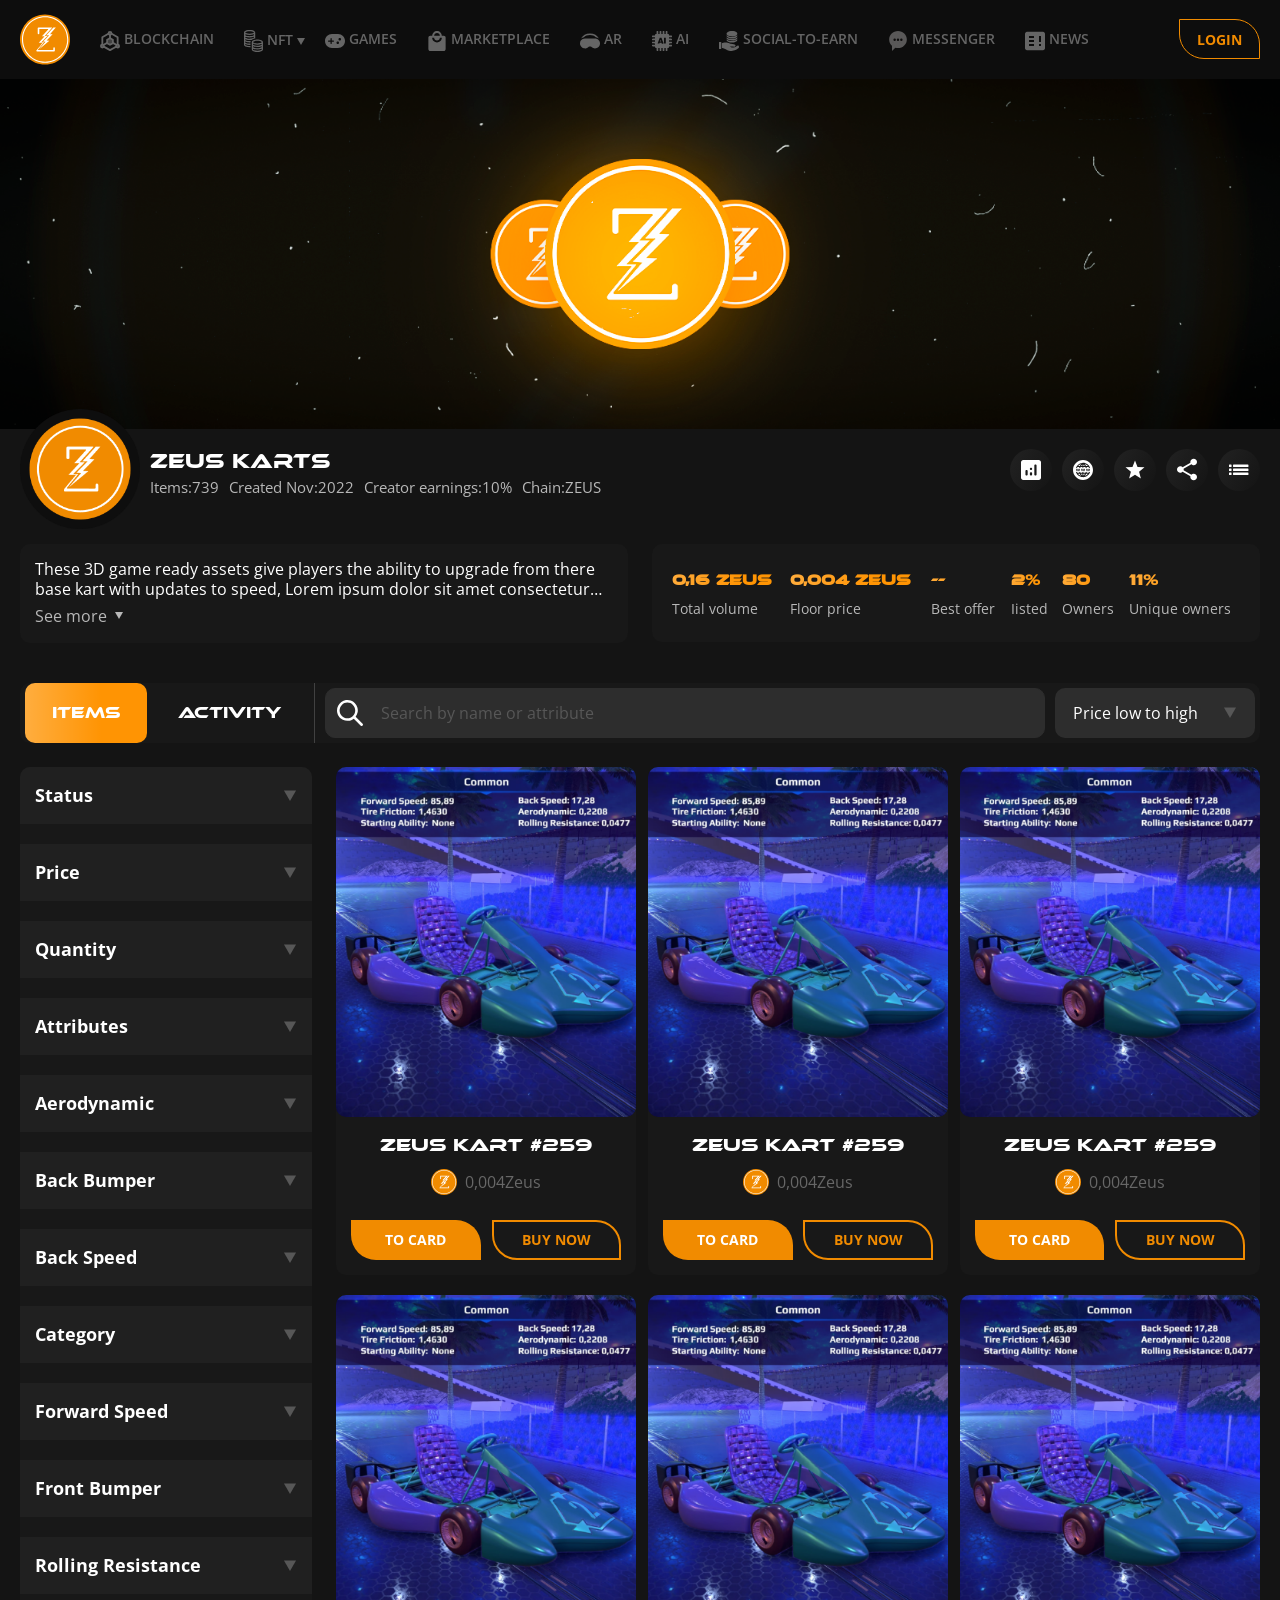
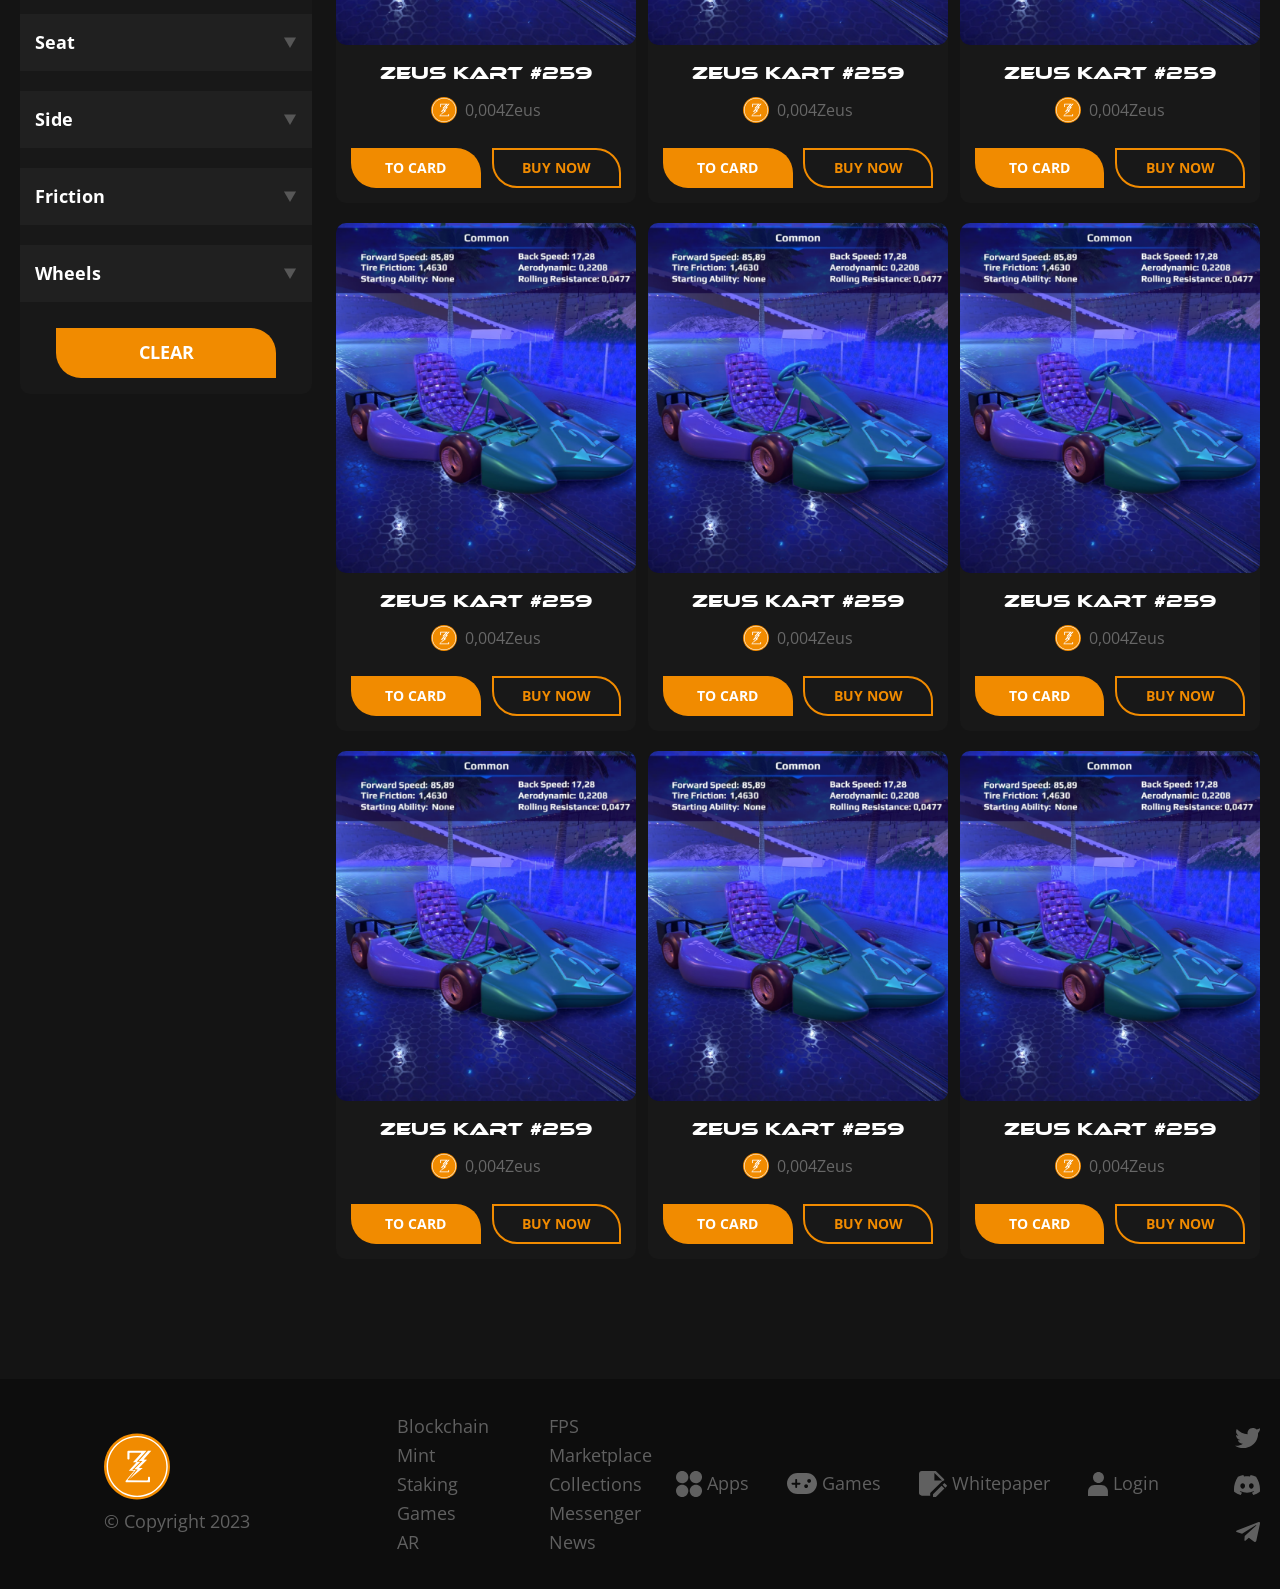
<file: public/marketplace.html>
<!DOCTYPE html>
<html lang="en">
<head>
    <meta charset="UTF-8">
    <meta http-equiv="X-UA-Compatible" content="IE=edge">
    <meta name="viewport" content="width=device-width, initial-scale=1.0">
    <title>Marketplace</title>
    <link rel="shortcut icon" href="../assets/img/svg/logo.svg" type="image/x-icon">
    <link rel="stylesheet" href="../assets/style/css/plugins/bootstrap.css">
    <link rel="stylesheet" href="../assets/style/css/plugins/swiper.css">
    <link rel="stylesheet" href="../assets/style/css/main.css">
</head>
<body>
    <!-- Header -->
    <header class="header">
        <div class="container">
            <div class="row d-flex align-items-center">
                <div class="col-xl-11 col-6 d-flex">
                    <a href="./index.html" class="header__logo"><img loading="lazy" src="../assets/img/svg/logo.svg" alt=""></a>
                    <ul class="header-item d-none d-xl-flex align-items-center justify-content-between">
                        <li class="header-item__list"><a href="#">
                            <svg width="22" height="22" viewBox="0 0 22 22" fill="none" xmlns="http://www.w3.org/2000/svg">
                                <mask id="mask0_301_143" style="mask-type:luminance" maskUnits="userSpaceOnUse" x="0" y="0" width="23" height="22">
                                <path d="M19.4199 14.6839V6.78933L12.8411 3.08887M9.15696 3.08887L2.57812 6.78933V14.6839M4.15705 17.1513L10.999 20.9996L15.2095 18.6312L17.841 17.1507" stroke="white" stroke-width="2" stroke-linecap="round" stroke-linejoin="round"/>
                                <path d="M9.42072 8.76332L7.8418 9.68436V13.3685L9.42072 14.2895L10.9996 15.2106L12.5786 14.2895L14.1575 13.3685V9.68436L12.5786 8.76332L10.9996 7.84229L9.42072 8.76332Z" fill="#F18B00" stroke="white" stroke-width="2" stroke-linecap="round" stroke-linejoin="round"/>
                                <path d="M11.0002 7.84186V4.15771M14.158 13.1049L17.8422 15.2102M7.84235 13.1049L4.1582 15.2102" stroke="white" stroke-width="2" stroke-linecap="round" stroke-linejoin="round"/>
                                <path d="M10.9998 4.15784C11.8718 4.15784 12.5787 3.45093 12.5787 2.57892C12.5787 1.70691 11.8718 1 10.9998 1C10.1278 1 9.4209 1.70691 9.4209 2.57892C9.4209 3.45093 10.1278 4.15784 10.9998 4.15784Z" fill="#F18B00" stroke="white" stroke-width="2" stroke-linecap="round" stroke-linejoin="round"/>
                                <path d="M2.57892 18.1578C3.45093 18.1578 4.15784 17.4509 4.15784 16.5789C4.15784 15.7069 3.45093 15 2.57892 15C1.70691 15 1 15.7069 1 16.5789C1 17.4509 1.70691 18.1578 2.57892 18.1578Z" fill="#F18B00" stroke="white" stroke-width="2" stroke-linecap="round" stroke-linejoin="round"/>
                                <path d="M19.4217 18.1578C20.2937 18.1578 21.0006 17.4509 21.0006 16.5789C21.0006 15.7069 20.2937 15 19.4217 15C18.5497 15 17.8428 15.7069 17.8428 16.5789C17.8428 17.4509 18.5497 18.1578 19.4217 18.1578Z" fill="#F18B00" stroke="white" stroke-width="2" stroke-linecap="round" stroke-linejoin="round"/>
                                </mask>
                                <g mask="url(#mask0_301_143)">
                                <path d="M-1.63086 -1.10547H23.6319V24.1573H-1.63086V-1.10547Z" fill="#656565"/>
                                </g>
                            </svg>
                            <span>Blockchain</span>
                        </a></li>
                        <li class="header-list position-relative">
                            <div class="d-flex align-items-center">
                                <span>
                                    <svg width="19" height="22" viewBox="0 0 19 22" fill="none" xmlns="http://www.w3.org/2000/svg">
                                        <path d="M1.25162 9.16435C1.25162 9.39144 1.21738 9.62233 1.26392 9.83529C1.29387 9.97383 1.41958 10.1173 1.54046 10.2053C2.12565 10.6317 2.81139 10.7985 3.50302 10.9311C4.45248 11.1125 5.41102 11.1582 6.37438 11.0881C6.46318 11.0816 6.55197 11.0778 6.6413 11.0761C6.65574 11.0761 6.67072 11.0924 6.67232 11.093C6.60707 11.5325 6.54234 11.9655 6.47334 12.4278C5.61054 12.5109 4.72474 12.455 3.84215 12.342C2.95849 12.229 2.10051 12.0073 1.28799 11.6124C1.19866 12.4615 1.16657 12.5343 1.88601 12.8961C2.96117 13.4372 4.1326 13.5551 5.31207 13.5986C5.70201 13.6132 6.09249 13.6008 6.50062 13.6008V14.8775C4.71672 14.9638 2.96491 14.8296 1.3019 14.0723C1.11147 14.7085 1.27355 15.0633 1.86141 15.3458C2.68516 15.7418 3.56133 15.9363 4.46264 15.989C5.13448 16.0281 5.8106 15.9966 6.50169 15.9966V17.2825C6.31126 17.295 6.11923 17.3173 5.9272 17.3189C4.38561 17.3325 2.86916 17.1902 1.44044 16.541C0.963303 16.3242 0.516124 16.0477 0.245998 15.5794C0.116552 15.3555 0.0127804 15.0768 0.0117106 14.8226C-0.00326664 10.7187 -0.00112703 6.6142 0.00315219 2.50974C0.0036871 1.76382 0.48617 1.3292 1.05424 0.989648C1.9518 0.45289 2.95207 0.236122 3.97267 0.105192C5.06387 -0.0344301 6.15828 -0.0366032 7.24841 0.107909C8.41076 0.262199 9.5485 0.508304 10.5172 1.24173C10.9959 1.6041 11.2431 2.08327 11.2399 2.70478C11.2302 4.53997 11.2324 6.3757 11.2415 8.21089C11.2425 8.44722 11.1778 8.54012 10.9419 8.57598C10.1487 8.69767 9.37893 8.91335 8.6504 9.26322C8.54609 9.3132 8.42467 9.34471 8.34069 9.41914C7.86302 9.84073 7.27195 9.87984 6.68944 9.92113C5.40514 10.0124 4.12458 9.97383 2.86756 9.6647C2.33479 9.53377 1.81647 9.34145 1.25108 9.16435H1.25162ZM5.5838 3.78318C6.67767 3.75004 7.75229 3.67127 8.77931 3.30075C9.11095 3.18123 9.4351 3.01825 9.73036 2.8243C10.0385 2.6222 10.0272 2.46302 9.74053 2.23756C9.60841 2.13379 9.46077 2.04469 9.3094 1.97189C8.56107 1.61116 7.76192 1.44709 6.94299 1.36505C5.39551 1.20968 3.86515 1.26944 2.37866 1.77794C2.07162 1.8828 1.77743 2.0485 1.50356 2.22778C1.18154 2.43857 1.19331 2.61839 1.51104 2.8444C1.656 2.94762 1.81166 3.03998 1.97267 3.11386C3.12592 3.64193 4.3578 3.73592 5.5838 3.78318ZM1.25429 6.69026C1.25429 6.80435 1.27087 6.93039 1.25108 7.05045C1.18796 7.43455 1.36555 7.69043 1.68649 7.82897C2.1663 8.0365 2.64932 8.26414 3.15373 8.38094C4.55411 8.70582 5.97428 8.73353 7.39605 8.51567C8.13635 8.40213 8.86489 8.23534 9.52229 7.85233C10.0117 7.56711 10.1171 7.23897 9.94433 6.70058C7.05478 7.79366 4.17272 7.79474 1.25483 6.6908L1.25429 6.69026ZM1.25429 4.24605C1.25429 4.32592 1.26873 4.42425 1.25162 4.51715C1.16175 5.01262 1.44204 5.26687 1.82824 5.46191C2.46478 5.78353 3.14571 5.95466 3.84215 6.05897C4.85954 6.21109 5.88174 6.22576 6.90554 6.11928C7.74106 6.03181 8.55732 5.86122 9.32651 5.50483C9.95128 5.21526 10.108 4.88875 9.95021 4.25366C7.05692 5.32229 4.17005 5.32446 1.25376 4.24605H1.25429Z" fill="#656565"/>
                                        <path d="M7.74644 15.7681C7.74644 14.6473 7.77854 13.5249 7.73628 12.4052C7.70311 11.5403 8.10536 10.9862 8.78683 10.5755C9.60469 10.0822 10.5124 9.86213 11.4389 9.72142C12.7232 9.52638 14.0128 9.52747 15.2971 9.72251C16.1968 9.85887 17.0768 10.0778 17.8791 10.5396C18.6173 10.9644 19.0147 11.555 18.9992 12.4715C18.9612 14.6946 18.9655 16.9193 18.9976 19.1429C19.0104 20.0236 18.6258 20.6033 17.9176 21.0162C17.0222 21.5377 16.0337 21.761 15.0233 21.8914C13.9144 22.0343 12.8018 22.0397 11.6946 21.8892C10.552 21.7338 9.42764 21.4997 8.47444 20.7766C7.99089 20.4099 7.72879 19.9361 7.74109 19.2945C7.76356 18.1199 7.74751 16.9443 7.74751 15.7686L7.74644 15.7681ZM13.3795 13.4141C14.1712 13.3125 14.9671 13.2364 15.7534 13.1017C16.3578 12.9979 16.9446 12.804 17.4555 12.4362C17.7866 12.1977 17.7967 12.0179 17.4565 11.8016C17.1661 11.6164 16.8532 11.4512 16.5295 11.3382C15.4934 10.9775 14.4156 10.8732 13.3255 10.8748C12.253 10.877 11.1928 10.9856 10.176 11.3447C9.82133 11.4697 9.48648 11.6723 9.16982 11.882C8.94997 12.0276 8.96014 12.1716 9.16233 12.3411C9.31799 12.4715 9.49343 12.5883 9.67637 12.6736C10.8494 13.2196 12.1011 13.3407 13.379 13.4141H13.3795ZM9.04679 16.2527C8.97137 17.1105 8.92751 17.1632 9.66942 17.5348C10.0321 17.7168 10.4284 17.8434 10.8221 17.9461C11.9631 18.2433 13.1308 18.2808 14.2963 18.1993C15.2554 18.1324 16.2038 17.97 17.0858 17.5403C17.7095 17.236 17.8369 16.9823 17.6999 16.2456C16.3284 16.8862 14.8767 17.0823 13.3886 17.085C11.8914 17.0877 10.4311 16.8894 9.04679 16.2532V16.2527ZM17.7309 13.7705C16.3348 14.4333 14.8708 14.6272 13.3779 14.6294C11.8866 14.6316 10.4263 14.4311 9.01363 13.7792C9.01363 13.9421 9.02914 14.0524 9.01095 14.1562C8.94088 14.5604 9.12435 14.8331 9.46722 14.9749C9.96629 15.1814 10.4696 15.4036 10.9928 15.5198C12.5675 15.8691 14.1535 15.8561 15.7331 15.5296C16.3348 15.4052 16.9307 15.2389 17.4341 14.8608C17.5641 14.7636 17.6791 14.5952 17.7186 14.4376C17.7673 14.2437 17.7304 14.0269 17.7304 13.7705H17.7309ZM9.03877 18.7545C8.92109 19.4341 9.00239 19.6498 9.53355 19.9378C9.7443 20.0518 9.9695 20.1426 10.1958 20.2213C11.1918 20.569 12.2252 20.681 13.2709 20.682C14.5686 20.6837 15.8481 20.5652 17.0527 20.0127C17.7026 19.715 17.8454 19.4401 17.7117 18.7512C14.8195 19.8302 11.9315 19.8345 9.03877 18.754V18.7545Z" fill="#656565"/>
                                    </svg>
                                </span>
                                <span class="mx-1 text">NFT</span>
                                <span>
                                    <svg width="8" height="7" viewBox="0 0 8 7" fill="none" xmlns="http://www.w3.org/2000/svg">
                                        <path d="M4 7L-1.35122e-07 2.22545e-07L8 -4.76837e-07L4 7Z" fill="#656565"/>
                                    </svg>
                                </span>
                            </div>
                            <div class="header-info d-flex">
                                <ul class="header-info-item">
                                    <li class="header-info__list"><a href="#">
                                        <svg width="29" height="22" viewBox="0 0 29 22" fill="none" xmlns="http://www.w3.org/2000/svg">
                                            <path d="M5.92507 0C7.23266 0.0103355 8.54884 0.132065 9.82683 0.521084C10.3271 0.673246 10.8106 0.863879 11.233 1.17366C11.5012 1.37032 11.7268 1.59856 11.7881 1.93964C11.8118 2.07199 11.7836 2.18137 11.6919 2.28387C11.4234 2.58389 11.0791 2.77624 10.7132 2.93702C9.92541 3.28326 9.09118 3.46786 8.24037 3.5893C6.91117 3.77908 5.57693 3.80262 4.24151 3.67084C3.13463 3.56146 2.0461 3.36738 1.02655 2.90802C0.702983 2.76217 0.403986 2.58188 0.150579 2.3321C-0.00868912 2.17506 -0.0332602 2.00596 0.0377886 1.80757C0.139625 1.52306 0.348331 1.32381 0.590489 1.1527C1.00968 0.856128 1.48363 0.669226 1.97446 0.520222C3.25275 0.132639 4.56863 0.00861295 5.92507 0Z" fill="#494949"/>
                                            <path d="M15.908 11.8572C14.2896 11.8442 12.9198 11.7156 11.5909 11.3062C11.082 11.1495 10.5906 10.9534 10.164 10.6321C10.0903 10.5767 10.0261 10.5095 9.95561 10.4501C9.76378 10.2885 9.75371 10.0932 9.83778 9.87762C9.93192 9.63588 10.1075 9.45702 10.3126 9.30371C10.8091 8.93221 11.3849 8.71975 11.9799 8.55869C13.5453 8.13493 15.1439 8.0422 16.7591 8.14067C17.776 8.20269 18.7772 8.35112 19.7467 8.66664C20.1872 8.8099 20.612 8.98704 20.9904 9.25462C21.1994 9.40247 21.3939 9.56928 21.4966 9.8047C21.6523 10.1624 21.6061 10.283 21.3734 10.4978C20.9936 10.8483 20.5265 11.0519 20.0425 11.2215C19.1091 11.5491 18.1392 11.711 17.154 11.7906C16.6629 11.8302 16.1697 11.844 15.9083 11.8575L15.908 11.8572Z" fill="#494949"/>
                                            <path d="M23.1417 2.72514C24.4105 2.73346 25.6974 2.8529 26.9499 3.2201C27.4659 3.3714 27.9647 3.5626 28.4052 3.87267C28.6435 4.04034 28.8504 4.23499 28.9549 4.51233C29.0366 4.72937 29.0138 4.91484 28.8318 5.08537C28.513 5.38367 28.1337 5.58119 27.7305 5.74139C26.8569 6.08821 25.9404 6.26449 25.0079 6.37014C23.9516 6.48986 22.8921 6.51053 21.832 6.42727C20.594 6.32995 19.3755 6.14161 18.2343 5.63201C17.9104 5.48731 17.6111 5.30701 17.3583 5.05638C17.1999 4.89933 17.1762 4.72851 17.2461 4.53099C17.3503 4.23556 17.5703 4.03287 17.8225 3.85918C18.295 3.53418 18.829 3.33953 19.3802 3.18564C20.5984 2.84572 21.8462 2.73059 23.142 2.72456L23.1417 2.72514Z" fill="#494949"/>
                                            <path d="M21.5496 13.102C21.5496 13.5117 21.5546 13.9033 21.5446 14.2943C21.5428 14.3601 21.4862 14.4339 21.4362 14.4878C21.181 14.7637 20.8542 14.9415 20.512 15.0928C19.7207 15.4427 18.882 15.6285 18.0267 15.7499C16.6141 15.9503 15.1969 15.9658 13.7798 15.8051C12.7588 15.6891 11.7558 15.495 10.8159 15.0695C10.4749 14.915 10.148 14.7359 9.90706 14.4459C9.85939 14.3885 9.82742 14.3024 9.82594 14.2286C9.81795 13.8568 9.82209 13.4844 9.82209 13.0862C9.9109 13.1439 9.98136 13.1913 10.0533 13.2361C10.6833 13.628 11.3819 13.8554 12.1022 14.0259C13.4133 14.336 14.7473 14.4353 16.093 14.4057C17.4492 14.3762 18.7852 14.218 20.0783 13.8C20.5804 13.6377 21.0602 13.4296 21.4898 13.1238C21.5004 13.1161 21.5152 13.1141 21.5493 13.1017L21.5496 13.102Z" fill="#494949"/>
                                            <path d="M21.5493 19.177C21.5493 19.5973 21.5531 19.9889 21.5451 20.3805C21.544 20.4385 21.4969 20.5037 21.4546 20.5519C21.2325 20.804 20.946 20.9725 20.6434 21.1164C19.8838 21.4775 19.0723 21.6713 18.2429 21.802C16.7434 22.0382 15.2381 22.0595 13.7313 21.8849C12.7348 21.7695 11.7561 21.5754 10.8372 21.1655C10.4911 21.011 10.1584 20.8304 9.91239 20.5382C9.86176 20.4779 9.82802 20.3863 9.82624 20.3085C9.81736 19.9378 9.82239 19.5666 9.82239 19.1879C10.0566 19.3194 10.2703 19.4546 10.4971 19.564C11.3174 19.9591 12.1963 20.1718 13.0954 20.3047C15.0782 20.5982 17.056 20.5749 19.022 20.1678C19.7861 20.0096 20.5277 19.7851 21.2044 19.3932C21.3131 19.3303 21.4173 19.2603 21.5496 19.177H21.5493Z" fill="#494949"/>
                                            <path d="M21.5484 11.0567C21.5484 11.4868 21.5514 11.8864 21.5446 12.2861C21.5437 12.3352 21.4978 12.3892 21.4611 12.4314C21.2331 12.692 20.9377 12.8643 20.6259 13.0113C19.8793 13.3633 19.0821 13.5539 18.268 13.6843C16.9379 13.8973 15.5998 13.9381 14.2582 13.8238C13.1057 13.7256 11.9719 13.537 10.9032 13.0808C10.5681 12.9378 10.2519 12.7635 9.98758 12.5117C9.87479 12.4044 9.80966 12.2892 9.81736 12.1222C9.83275 11.7756 9.82209 11.4282 9.82209 11.0633C9.98876 11.1638 10.1335 11.2603 10.2866 11.3424C11.072 11.7641 11.9251 11.9918 12.8017 12.1394C14.9737 12.5054 17.1389 12.4807 19.2899 11.9921C20.0848 11.8115 20.8486 11.5488 21.5487 11.0567H21.5484Z" fill="#494949"/>
                                            <path d="M21.5499 17.1493C21.5499 17.4788 21.528 17.7892 21.5564 18.0952C21.5827 18.38 21.4596 18.5641 21.2444 18.7263C20.7527 19.0969 20.1854 19.3122 19.5969 19.4779C18.0851 19.9034 16.5365 20.0116 14.9717 19.9533C14.0042 19.9172 13.0465 19.8035 12.1078 19.566C11.4574 19.4015 10.8242 19.1948 10.2641 18.8196C10.2114 18.7843 10.1616 18.7449 10.1107 18.7073C9.90765 18.5575 9.79308 18.3803 9.81617 18.1116C9.84282 17.7998 9.82239 17.4843 9.82239 17.1441C9.90972 17.2004 9.97663 17.2449 10.0444 17.2873C10.699 17.6976 11.4278 17.9287 12.178 18.101C13.4713 18.3978 14.786 18.4969 16.1117 18.4653C17.3426 18.4357 18.5593 18.2994 19.7446 17.9609C20.3616 17.7846 20.9554 17.5575 21.4812 17.1877C21.4957 17.1774 21.5126 17.1702 21.5502 17.1495L21.5499 17.1493Z" fill="#494949"/>
                                            <path d="M11.7676 5.01819C11.7676 5.40147 11.7742 5.78876 11.762 6.1752C11.7597 6.24927 11.6972 6.33253 11.6406 6.39253C11.3766 6.6736 11.0394 6.85361 10.6865 7.00606C9.86916 7.35919 9.00444 7.54265 8.12344 7.66237C7.0204 7.81252 5.91234 7.84669 4.80191 7.77319C3.58253 7.69251 2.38151 7.51509 1.24236 7.05889C0.848929 6.90127 0.475627 6.70863 0.172189 6.40861C0.0777536 6.31502 0.0297956 6.21482 0.0342362 6.07787C0.0443014 5.76752 0.0371965 5.45659 0.0377886 5.14595C0.0377886 5.1003 0.0422292 5.05494 0.0443014 5.01819C0.348627 5.17581 0.638447 5.34778 0.945733 5.481C1.76161 5.83441 2.62633 6.02017 3.50704 6.14477C4.60919 6.30066 5.71607 6.34631 6.82739 6.28487C8.18205 6.20994 9.51658 6.02706 10.7783 5.51229C11.1155 5.37477 11.4311 5.18787 11.7674 5.01819H11.7676Z" fill="#494949"/>
                                            <path d="M0.0374926 2.96199C1.22016 3.73572 2.53782 3.99641 3.88449 4.16407C4.91499 4.29241 5.95023 4.3125 6.98636 4.24762C8.2759 4.16695 9.5456 3.98177 10.7478 3.49715C11.0953 3.35704 11.4207 3.16497 11.7602 2.99472C11.7617 3.01367 11.7676 3.05358 11.7676 3.09349C11.7682 3.41848 11.7629 3.74376 11.7709 4.06847C11.7739 4.18389 11.7339 4.26944 11.6572 4.35012C11.3772 4.64554 11.024 4.83388 10.6522 4.99207C9.86532 5.32711 9.03464 5.5054 8.18857 5.62483C7.02692 5.78876 5.85935 5.81862 4.69 5.73623C3.50082 5.65239 2.33 5.47095 1.22075 5.02106C0.832647 4.86373 0.464377 4.67195 0.166565 4.37337C0.0762734 4.28293 0.0312758 4.18647 0.0345322 4.05498C0.0437094 3.69783 0.0377886 3.34039 0.0377886 2.96142L0.0374926 2.96199Z" fill="#494949"/>
                                            <path d="M9.82209 15.1146C10.8052 15.7829 11.9053 16.0514 13.0329 16.2371C14.2878 16.4438 15.5531 16.4883 16.8219 16.4057C18.0904 16.3233 19.3409 16.1398 20.5238 15.6615C20.8717 15.5208 21.1979 15.3308 21.5395 15.1608C21.5407 15.1694 21.5493 15.2033 21.5493 15.2375C21.5502 15.5814 21.5549 15.9256 21.546 16.2696C21.5443 16.3431 21.5099 16.4292 21.4611 16.4855C21.1878 16.8013 20.8213 16.9902 20.4409 17.1524C19.6499 17.4895 18.8145 17.6683 17.9637 17.7875C16.8121 17.9485 15.6549 17.979 14.4959 17.8983C13.302 17.8153 12.1267 17.6342 11.0128 17.1837C10.6155 17.0229 10.238 16.8277 9.93785 16.5168C9.85584 16.4318 9.81736 16.3425 9.82002 16.2225C9.82772 15.861 9.82269 15.4993 9.82269 15.1143L9.82209 15.1146Z" fill="#494949"/>
                                            <path d="M17.2464 5.69058C18.5217 6.51369 19.9492 6.77265 21.4084 6.92079C22.9824 7.08071 24.5511 7.02874 26.1074 6.74279C26.9819 6.58202 27.8338 6.35004 28.6104 5.90935C28.6699 5.87547 28.727 5.83786 28.7847 5.80111C28.8407 5.76551 28.8963 5.72905 28.9724 5.67938C28.9724 6.10084 28.9766 6.5002 28.968 6.89926C28.9668 6.95611 28.912 7.01898 28.8682 7.06693C28.5757 7.38561 28.1956 7.57854 27.7998 7.74276C27.0378 8.05828 26.2355 8.23025 25.4197 8.34767C24.4262 8.49065 23.4265 8.52424 22.4238 8.48979C22.1135 8.47916 21.8036 8.45246 21.4939 8.42835C21.4368 8.42404 21.377 8.40624 21.3264 8.38012C20.477 7.94028 19.5587 7.71175 18.6194 7.54839C18.3965 7.50963 18.1712 7.48207 17.9471 7.44992C17.6309 7.40455 17.4513 7.17947 17.2653 6.96328C17.2514 6.94692 17.2479 6.9185 17.2476 6.89582C17.2467 6.49962 17.247 6.10343 17.247 5.69029L17.2464 5.69058Z" fill="#494949"/>
                                            <path d="M11.7676 7.01869C11.7676 7.2145 11.7585 7.38704 11.7706 7.55815C11.7801 7.69051 11.7395 7.74706 11.5995 7.78094C11.0344 7.9176 10.487 8.10536 9.97455 8.37868C9.65306 8.55036 9.34488 8.74358 9.12819 9.037C9.03286 9.1659 8.96655 9.31979 8.91208 9.4708C8.88455 9.54746 8.85494 9.57502 8.77709 9.58937C7.70662 9.78431 6.62608 9.85695 5.53904 9.83369C4.42239 9.80986 3.3161 9.69445 2.23408 9.41252C1.61833 9.25203 1.01945 9.04992 0.487764 8.69592C0.451352 8.67152 0.416419 8.64453 0.380599 8.61956C0.139329 8.45103 -0.00572876 8.25121 0.0300917 7.93425C0.0632478 7.64198 0.0371965 7.3434 0.0371965 7.04339C0.0608795 7.04339 0.0780496 7.03822 0.0866347 7.04425C0.746796 7.50418 1.49873 7.7574 2.27731 7.94229C3.82765 8.31064 5.40286 8.39504 6.99169 8.30346C8.05801 8.24202 9.10835 8.08957 10.1297 7.77721C10.6862 7.60696 11.2209 7.38963 11.6969 7.05372C11.7114 7.04339 11.7295 7.03736 11.7674 7.01898L11.7676 7.01869Z" fill="#494949"/>
                                            <path d="M0.0374926 13.0928C0.619797 13.5074 1.24532 13.7457 1.89542 13.9283C2.90401 14.2114 3.93777 14.348 4.98397 14.4003C6.26906 14.4643 7.54676 14.4023 8.81409 14.1761C8.84754 14.17 8.88218 14.17 8.92422 14.1666V15.65C8.65689 15.6925 8.38691 15.7413 8.11515 15.7775C6.89873 15.9397 5.67788 15.967 4.45495 15.8616C3.35665 15.7672 2.27612 15.5866 1.24976 15.176C0.888598 15.0316 0.545195 14.8553 0.251823 14.599C0.107357 14.4726 0.0185462 14.336 0.0315719 14.1284C0.0525904 13.7957 0.0371965 13.4606 0.0371965 13.0925L0.0374926 13.0928Z" fill="#494949"/>
                                            <path d="M0.0478539 15.2599C1.03662 15.9268 2.14646 16.1969 3.28442 16.379C4.82204 16.6247 6.36675 16.6365 7.91325 16.4637C8.20189 16.4315 8.48786 16.3795 8.77531 16.337C8.82267 16.3302 8.87034 16.3253 8.93162 16.3178C8.93162 16.7973 8.9331 17.2647 8.92747 17.7323C8.92718 17.7605 8.87152 17.8084 8.83718 17.8127C8.19744 17.8937 7.55889 17.9896 6.9165 18.0413C5.99553 18.115 5.07278 18.0861 4.15447 17.9867C3.02421 17.8644 1.91259 17.6637 0.883269 17.1633C0.599962 17.0255 0.330273 16.8644 0.12956 16.6207C0.0792337 16.5595 0.0437094 16.4691 0.0413411 16.391C0.0318679 16.0568 0.0371965 15.7221 0.0377886 15.3876C0.0377886 15.3509 0.0431173 15.3144 0.0475578 15.2599H0.0478539Z" fill="#494949"/>
                                            <path d="M8.92658 10.1458V11.6057C8.44819 11.668 7.97216 11.7417 7.49347 11.7897C6.55415 11.8839 5.61186 11.8908 4.67076 11.8207C3.43214 11.7283 2.21366 11.5396 1.06829 11.0415C0.729626 10.8942 0.411683 10.7125 0.153539 10.4461C0.0715368 10.3614 0.0321639 10.2709 0.0351243 10.1512C0.0428212 9.83599 0.0374926 9.52018 0.0380847 9.20495C0.0380847 9.1593 0.0422292 9.11365 0.0451895 9.05164C0.19824 9.14495 0.331457 9.23337 0.471186 9.31003C1.21809 9.72 2.03337 9.93791 2.8676 10.0981C4.07839 10.3304 5.30369 10.4085 6.53372 10.351C7.32976 10.3137 8.12284 10.2173 8.92718 10.1466L8.92658 10.1458Z" fill="#494949"/>
                                            <path d="M0.0374926 11.0705C1.02803 11.7397 2.1281 12.0076 3.25571 12.1925C4.50113 12.3966 5.75722 12.4469 7.01596 12.3576C7.61958 12.3148 8.21906 12.2192 8.8206 12.1477C8.84961 12.1443 8.87863 12.14 8.92037 12.1345V13.6311C8.51154 13.6874 8.09975 13.7534 7.6853 13.7997C6.71253 13.9079 5.7362 13.9234 4.75987 13.8554C3.48632 13.7667 2.2329 13.5792 1.05586 13.0638C0.72637 12.9197 0.4179 12.742 0.1639 12.4859C0.0739051 12.3955 0.0300917 12.2979 0.0342362 12.1664C0.0440054 11.856 0.0371965 11.5451 0.0371965 11.2344C0.0371965 11.1882 0.0371965 11.142 0.0371965 11.0705H0.0374926Z" fill="#494949"/>
                                            <path d="M22.3732 10.5075C22.3732 10.2899 22.3447 10.0714 22.38 9.86327C22.4294 9.56899 22.3678 9.3152 22.1979 9.0769C22.1875 9.06255 22.1796 9.04647 22.1662 9.02408C22.2991 9.02408 22.4199 9.02149 22.5404 9.02436C24.2367 9.06743 25.9099 8.93393 27.5313 8.40969C28.0192 8.25178 28.4848 8.04679 28.9025 7.74993C28.917 7.7396 28.9348 7.733 28.9727 7.71319C28.9727 8.0333 28.9478 8.33877 28.9795 8.63879C29.0121 8.94943 28.8682 9.14179 28.6346 9.31232C28.1376 9.67464 27.5692 9.88652 26.9798 10.0516C25.5052 10.4639 23.9951 10.5652 22.4694 10.5219C22.4407 10.521 22.4122 10.5135 22.3732 10.5075Z" fill="#494949"/>
                                            <path d="M22.3743 12.5373V11.0613C22.5697 11.0613 22.7601 11.061 22.9504 11.0613C24.4664 11.0651 25.9632 10.9298 27.4153 10.4762C27.9611 10.3057 28.4822 10.0835 28.9727 9.7289C28.9727 9.86585 28.9727 9.97724 28.9727 10.0884C28.9727 10.3559 28.9771 10.6238 28.9694 10.8911C28.9677 10.9565 28.9458 11.043 28.8993 11.0823C28.6965 11.254 28.497 11.4377 28.2672 11.5695C27.6287 11.9364 26.9191 12.1267 26.1985 12.2703C24.9658 12.5161 23.7189 12.5993 22.462 12.5453C22.4377 12.5442 22.4134 12.5407 22.3746 12.5367L22.3743 12.5373Z" fill="#494949"/>
                                            <path d="M22.3746 14.5665V13.0831C22.4401 13.0831 22.5022 13.0816 22.5641 13.0831C23.8599 13.1147 25.1467 13.038 26.4155 12.767C27.2364 12.5916 28.0357 12.3559 28.751 11.9086C28.817 11.8672 28.8809 11.8233 28.9603 11.771C28.9653 11.817 28.9721 11.8514 28.9724 11.8862C28.9733 12.2255 28.9783 12.5649 28.9691 12.9039C28.9671 12.982 28.9327 13.0727 28.8821 13.1333C28.6601 13.3986 28.3614 13.5686 28.05 13.7161C27.2945 14.0741 26.4869 14.2645 25.6633 14.3965C24.5943 14.5679 23.5167 14.615 22.4347 14.5751C22.4202 14.5746 22.406 14.5711 22.3749 14.5665H22.3746Z" fill="#494949"/>
                                            <path d="M22.3764 16.6003V15.1195C22.5893 15.1195 22.7947 15.1195 22.9999 15.1195C24.4158 15.1209 25.8152 14.9943 27.1799 14.605C27.8105 14.425 28.4144 14.1873 28.973 13.7882C28.973 13.8539 28.973 13.8944 28.973 13.9346C28.973 14.2117 28.952 14.4907 28.9789 14.7655C29.0047 15.029 28.8866 15.1984 28.6932 15.3509C28.2572 15.6948 27.7495 15.9001 27.2225 16.0655C26.2317 16.3767 25.2104 16.5291 24.1737 16.5808C23.6325 16.6078 23.0893 16.6012 22.5472 16.6086C22.4939 16.6095 22.441 16.6035 22.3764 16.6V16.6003Z" fill="#494949"/>
                                        </svg>
                                        Mint  
                                    </a></li>
                                    <li class="header-info__list"><a href="#">
                                        <svg width="29" height="22" viewBox="0 0 29 22" fill="none" xmlns="http://www.w3.org/2000/svg">
                                            <path d="M24.4301 0H15.8715V4.46953H11.3003L20.1925 15.1244L29 4.38262H24.4301V0ZM0 17.5305H4.56992V22H13.1285V17.5305H17.6997L8.89092 6.87438L0 17.5305Z" fill="#494949"/>
                                        </svg>
                                        Staking
                                    </a></li>
                                    <li class="header-info__list"><a href="#">
                                        <svg width="29" height="29" viewBox="0 0 29 29" fill="none" xmlns="http://www.w3.org/2000/svg">
                                            <path d="M26.03 0H2.96997C1.33017 0 0 1.32931 0 2.96997V26.03C0 27.6698 1.32931 29 2.96997 29H26.03C27.6698 29 29 27.6707 29 26.03V2.96997C29 1.33017 27.6707 0 26.03 0ZM13.4911 19.4207H6.3594V17.9201L8.92028 15.3316C9.43661 14.8014 9.85175 14.3586 10.1657 14.0023C10.4796 13.6459 10.708 13.3216 10.8498 13.0284C10.9916 12.7352 11.0626 12.4213 11.0626 12.0866C11.0626 11.6818 10.9493 11.3782 10.7244 11.1759C10.4987 10.9735 10.1977 10.8723 9.82062 10.8723C9.42537 10.8723 9.04137 10.9631 8.66947 11.1447C8.29758 11.3264 7.90925 11.5841 7.50449 11.9197L6.33259 10.5307C6.62578 10.2799 6.93627 10.042 7.26406 9.81888C7.59184 9.59575 7.97325 9.41499 8.40828 9.27834C8.84331 9.14083 9.36569 9.0725 9.97456 9.0725C10.6448 9.0725 11.22 9.19358 11.7017 9.43575C12.1834 9.67791 12.5545 10.0066 12.8148 10.4234C13.0751 10.8394 13.2057 11.3108 13.2057 11.8366C13.2057 12.3997 13.0942 12.9134 12.871 13.3787C12.6479 13.844 12.3235 14.3041 11.8972 14.7608C11.4717 15.2165 10.9588 15.7216 10.3586 16.2751L9.04655 17.5102V17.6079H13.4911V19.4224V19.4207ZM23.0471 17.1002C22.6077 17.87 21.9712 18.4494 21.1383 18.8378C20.3055 19.2261 19.3031 19.4207 18.1312 19.4207H15.2425V9.21866H18.4451C19.515 9.21866 20.443 9.40807 21.2291 9.78775C22.0153 10.1666 22.625 10.7279 23.0575 11.4691C23.4899 12.2111 23.7061 13.1287 23.7061 14.2219C23.7061 15.3714 23.4864 16.3305 23.0471 17.1002Z" fill="#494949"/>
                                        </svg>
                                        2D
                                    </a></li>
                                    <li class="header-info__list"><a href="#">
                                        <svg width="29" height="27" viewBox="0 0 29 27" fill="none" xmlns="http://www.w3.org/2000/svg">
                                            <path d="M28.9987 19.0032C28.9898 19.0911 28.978 19.1791 28.9725 19.2671C28.9401 19.8012 28.927 20.3373 28.8731 20.8693C28.8131 21.4571 28.5212 21.9514 28.1658 22.4045C28.0229 22.5867 27.8497 22.7438 27.6882 22.9107C27.301 23.3107 26.7917 23.4678 26.2845 23.6193C23.9712 24.3069 21.6565 24.9904 19.3411 25.6711C18.3349 25.9671 17.3197 26.2247 16.2776 26.3588C16.0554 26.3874 15.8332 26.4111 15.582 26.4411C15.5033 20.8107 15.5599 15.2032 15.5371 9.57903C15.7683 9.51061 15.996 9.44149 16.2252 9.37517C18.8359 8.62049 21.4467 7.8651 24.0581 7.11181C25.486 6.69991 26.9152 6.2915 28.3438 5.88169C28.5674 5.81746 28.5715 5.81886 28.662 6.04576C28.8945 6.63079 28.9704 7.24236 28.9684 7.86859C28.967 8.33565 28.9732 8.8034 28.9773 9.27115C28.9773 9.31653 28.9911 9.36261 28.9987 9.40798V19.0032ZM18.533 22.3773C18.6178 22.3598 18.6689 22.3535 18.7179 22.3389C19.5744 22.0806 20.4308 21.8195 21.2873 21.5612C21.9663 21.3566 22.6344 21.1262 23.2334 20.7311C24.8386 19.672 25.958 18.2639 26.2996 16.3112C26.4563 15.4162 26.4901 14.5135 26.2817 13.6212C26.0326 12.5545 25.4805 11.7049 24.4411 11.2811C23.6827 10.9718 22.8759 10.9334 22.0885 11.1205C20.9236 11.397 19.7745 11.7391 18.6171 12.0469C18.515 12.0742 18.515 12.1279 18.515 12.2061C18.515 13.2498 18.5116 14.2936 18.5136 15.3373C18.5185 17.5322 18.5267 19.7279 18.533 21.9228C18.533 22.0652 18.533 22.2076 18.533 22.3766V22.3773Z" fill="#494949"/>
                                            <path d="M13.4671 9.57913C13.4444 15.2026 13.501 20.8101 13.4209 26.4468C13.0993 26.4028 12.8053 26.3616 12.5113 26.3219C11.089 26.1306 9.72459 25.6942 8.3533 25.2914C6.29465 24.6861 4.24153 24.0613 2.1884 23.4365C1.53278 23.2368 1.08902 22.7516 0.697722 22.2175C0.280195 21.6471 0.08765 21.0007 0.0648758 20.2886C-0.047615 16.8593 0.0213977 13.4287 0.0165669 9.99871C0.0151866 9.18677 0.0324398 8.37414 0.0441719 7.56221C0.0517633 7.00509 0.173226 6.47102 0.373363 5.953C0.41477 5.84549 0.463079 5.82803 0.572809 5.86015C2.26776 6.34954 3.96478 6.83196 5.65974 7.31995C8.18008 8.04532 10.699 8.77417 13.218 9.50233C13.2974 9.52537 13.3767 9.5512 13.4671 9.57982V9.57913ZM4.88265 13.4831C4.90267 13.4545 4.9144 13.4433 4.91923 13.4294C4.95098 13.34 4.9841 13.2506 5.01171 13.1592C5.16078 12.6607 5.58451 12.4031 6.08279 12.5099C6.85642 12.6754 7.36228 13.3204 7.3119 14.117C7.28499 14.5429 7.07726 14.8871 6.61004 14.9024C6.38023 14.9101 6.14904 14.9003 5.91854 14.885C5.75359 14.8738 5.67147 14.9471 5.64939 15.1021C5.60315 15.4274 5.55139 15.7528 5.51757 16.0802C5.4879 16.3664 5.51412 16.3881 5.80397 16.4272C5.86125 16.4348 5.91854 16.4418 5.97513 16.4502C6.59831 16.5382 7.0952 16.8321 7.41887 17.3857C7.69009 17.85 7.75772 18.3561 7.69906 18.8888C7.61487 19.6532 6.98064 20.0575 6.26843 19.7929C5.49618 19.5066 5.10626 18.9021 4.93717 18.1306C4.89508 17.9386 4.80605 17.8576 4.63697 17.8248C4.1801 17.7369 3.72324 17.6475 3.26569 17.5609C2.99447 17.51 2.97031 17.5344 2.99999 17.8088C3.00206 17.8297 3.0062 17.8507 3.01103 17.8716C3.2719 19.1296 3.9634 20.0952 4.98755 20.8282C5.78672 21.4007 6.66594 21.6806 7.66111 21.6304C8.20217 21.6031 8.65627 21.4258 9.04826 21.0809C9.72114 20.4889 9.86123 19.6819 9.74805 18.8574C9.61003 17.8576 9.09795 17.045 8.2629 16.4614C8.16214 16.3909 8.06483 16.3155 7.94061 16.2233C8.07449 16.1584 8.17042 16.1046 8.27118 16.0634C9.09519 15.7283 9.44716 14.9324 9.28567 14.0821C9.16144 13.4287 8.86607 12.8513 8.44095 12.3472C7.60452 11.3552 6.53344 10.8058 5.25463 10.6941C4.60108 10.6368 4.03104 10.8483 3.62386 11.3992C3.39543 11.7077 3.2436 12.0554 3.14629 12.4289C3.11731 12.5406 3.14284 12.6167 3.23808 12.6698C3.37542 12.7466 3.51275 12.8241 3.65354 12.8925C4.06209 13.0915 4.47272 13.2862 4.88196 13.4824L4.88265 13.4831Z" fill="#494949"/>
                                            <path d="M27.202 3.98822C26.6983 4.13622 26.2228 4.27864 25.7466 4.41617C23.5803 5.0431 21.4139 5.67003 19.247 6.29556C17.708 6.73958 16.169 7.18289 14.6286 7.62342C14.5624 7.64227 14.483 7.64855 14.4181 7.6297C12.1193 6.97136 9.8205 6.31092 7.52307 5.64699C5.66318 5.10943 3.80466 4.56697 1.94546 4.02592C1.90612 4.01475 1.86817 3.99869 1.81641 3.98054C2.07313 3.72781 2.35194 3.52675 2.67769 3.41784C3.65076 3.09251 4.62315 2.76299 5.60589 2.47186C7.3319 1.96083 9.06481 1.47492 10.797 0.984132C11.699 0.728614 12.6059 0.488454 13.5375 0.371167C13.8274 0.334864 14.1248 0.347431 14.4181 0.359299C15.298 0.39281 16.1793 0.405376 17.0379 0.654611C17.9323 0.915016 18.8343 1.14959 19.7293 1.4086C21.5596 1.93849 23.3891 2.47396 25.2159 3.01641C25.5968 3.12951 25.9674 3.27751 26.3394 3.41923C26.6562 3.54001 26.9336 3.72921 27.202 3.98891V3.98822Z" fill="#494949"/>
                                            <path d="M20.4531 20.0523C20.4531 19.5684 20.4531 19.086 20.4531 18.6036C20.4552 17.1864 20.4559 15.7692 20.4607 14.352C20.4614 14.0601 20.48 13.769 20.489 13.4772C20.4938 13.3348 20.5463 13.2517 20.6995 13.2126C21.2937 13.0611 21.8817 12.8929 22.5035 12.897C23.2647 12.9026 23.852 13.1965 24.1577 13.9275C24.2661 14.1872 24.3365 14.4727 24.3696 14.7527C24.469 15.5974 24.4379 16.438 24.1626 17.2506C23.7947 18.3369 23.0653 19.0958 22.0301 19.5398C21.5463 19.7472 21.0321 19.884 20.5311 20.0516C20.5125 20.0578 20.4904 20.0523 20.4531 20.0523Z" fill="#494949"/>
                                        </svg>
                                         3D
                                    </a></li>
                                </ul>
                                <ul class="header-info-item">
                                    <li class="header-info__list"><a href="#">
                                        <svg width="29" height="19" viewBox="0 0 29 19" fill="none" xmlns="http://www.w3.org/2000/svg">
                                            <path d="M7.60817 0C7.7661 0 7.9237 0 8.08162 0C8.25849 0.019778 8.43568 0.0376724 8.61223 0.0599619C9.90213 0.223209 11.0654 0.709811 12.1351 1.43092C12.6509 1.77845 13.2106 1.98439 13.8416 1.9778C14.2933 1.97309 14.7452 1.97906 15.1969 1.97686C15.791 1.97403 16.3305 1.79195 16.8172 1.46106C17.7451 0.830049 18.7479 0.370445 19.8527 0.147864C20.1856 0.0809957 20.5255 0.0483462 20.8621 0C21.0513 0 21.2408 0 21.43 0C21.4869 0.00973204 21.5437 0.0185223 21.6003 0.02951C22.0109 0.107994 22.4335 0.149434 22.8302 0.272811C23.9078 0.607781 24.7716 1.26956 25.4984 2.11342C26.4232 3.1874 27.0722 4.42525 27.6123 5.72087C28.449 7.72849 28.8747 9.82622 28.9771 11.9946C29.0415 13.3605 28.9714 14.7161 28.7516 16.0651C28.659 16.6324 28.5264 17.1855 28.2652 17.7051C27.6158 18.9963 26.0593 19.2955 25.0259 18.6861C24.5038 18.3782 24.0234 18.0171 23.5683 17.6213C22.5023 16.6939 21.5355 15.6701 20.6145 14.6034C20.1828 14.1033 19.6395 13.8603 18.9823 13.86C16.9789 13.8597 14.9758 13.8616 12.9724 13.8622C11.9838 13.8625 10.9949 13.8594 10.0064 13.8631C9.36173 13.8656 8.82953 14.1096 8.39778 14.5924C7.85327 15.2011 7.30497 15.8073 6.7355 16.3925C5.94622 17.204 5.11998 17.9763 4.15382 18.5854C3.30547 19.1203 2.43911 19.1376 1.58287 18.6375C0.986557 18.2893 0.671347 17.7117 0.479947 17.0712C0.200428 16.136 0.105044 15.1697 0.040296 14.2022C-0.0370852 13.0598 0.000815805 11.9186 0.121151 10.7787C0.309709 8.99554 0.731357 7.27171 1.43442 5.62041C1.99693 4.29905 2.66525 3.03577 3.64278 1.96148C4.43049 1.09564 5.36696 0.452069 6.52357 0.174235C6.87826 0.0888441 7.24622 0.0568225 7.60817 0.000313937V0ZM9.03104 8.42826C9.10337 8.42826 9.15959 8.42826 9.21581 8.42826C9.73126 8.42826 10.2467 8.42826 10.7619 8.42826C11.0376 8.42826 11.0325 8.42606 11.1472 8.17303C11.403 7.60825 11.3929 7.06295 11.048 6.53396C10.999 6.45862 10.9463 6.43099 10.8572 6.43162C10.3314 6.43539 9.80548 6.43382 9.27961 6.43319C9.22402 6.43319 9.16812 6.42817 9.09926 6.42471C9.09926 6.35345 9.09863 6.29694 9.09926 6.24043C9.10463 5.70768 9.10937 5.17525 9.11569 4.6425C9.11663 4.56684 9.116 4.50499 9.02378 4.46952C8.43062 4.24128 7.83526 4.19105 7.22727 4.41332C7.12431 4.45099 7.09683 4.50217 7.09809 4.60576C7.10346 5.15421 7.10062 5.70266 7.10062 6.25142C7.10062 6.30699 7.10062 6.36255 7.10062 6.43319C7.02387 6.43319 6.96702 6.43319 6.91048 6.43319C6.35302 6.43319 5.79556 6.43131 5.2381 6.43633C5.1803 6.43696 5.0906 6.46364 5.06976 6.5054C4.76813 7.10376 4.76686 7.70715 5.06154 8.31053C5.10576 8.40094 5.17209 8.43171 5.27537 8.43046C5.79588 8.42512 6.3167 8.42794 6.83721 8.42794H7.01408C7.01408 8.99052 7.0226 9.53269 7.00934 10.0745C7.00492 10.2532 7.07409 10.3511 7.21748 10.4356C7.69377 10.7165 8.53201 10.6845 8.97198 10.3555C9.00767 10.3288 9.0282 10.2607 9.02883 10.2114C9.03357 9.83532 9.03136 9.45922 9.03136 9.08313C9.03136 8.87028 9.03136 8.65775 9.03136 8.42763L9.03104 8.42826ZM18.56 9.02348C18.5568 9.87268 19.2738 10.585 20.1338 10.5875C20.9856 10.59 21.6988 9.88712 21.7061 9.03792C21.7133 8.18433 21.003 7.47201 20.1408 7.46824C19.2823 7.46479 18.5631 8.17208 18.56 9.02348ZM24.0401 8.60343C24.8929 8.61285 25.6096 7.9178 25.6247 7.0664C25.6399 6.2307 24.9311 5.503 24.0926 5.49326C23.1965 5.4829 22.4872 6.16477 22.4786 7.04537C22.4704 7.89205 23.1738 8.5937 24.0398 8.60343H24.0401ZM20.1344 6.30165C20.9983 6.30385 21.6957 5.61884 21.7061 4.75771C21.7162 3.9104 21.0077 3.2009 20.1496 3.1987C19.2671 3.19619 18.5562 3.89376 18.5597 4.75897C18.5631 5.60754 19.269 6.29914 20.1344 6.30134V6.30165Z" fill="#494949"/>
                                        </svg>
                                        Game-Ready
                                    </a></li>
                                    <li class="header-info__list"><a href="#">
                                        <svg width="29" height="29" viewBox="0 0 29 29" fill="none" xmlns="http://www.w3.org/2000/svg">
                                            <path d="M14.5 0C11.6322 0 8.82875 0.85041 6.44424 2.44369C4.05972 4.03697 2.20122 6.30156 1.10375 8.95109C0.0062826 11.6006 -0.280866 14.5161 0.27862 17.3288C0.838105 20.1415 2.2191 22.7252 4.24696 24.753C6.27482 26.7809 8.85847 28.1619 11.6712 28.7214C14.4839 29.2809 17.3994 28.9937 20.0489 27.8962C22.6984 26.7988 24.963 24.9403 26.5563 22.5558C28.1496 20.1712 29 17.3678 29 14.5C29 10.6544 27.4723 6.96623 24.753 4.24695C22.0338 1.52767 18.3456 0 14.5 0ZM12.4286 20.2896L7.25 15.1111L8.89679 13.4643L12.4286 16.9961L20.1032 9.32143L21.7562 10.9641L12.4286 20.2896Z" fill="#494949"/>
                                        </svg>
                                        Game-Pass 
                                    </a></li>
                                    <li class="header-info__list"><a href="#">
                                        <svg width="29" height="29" viewBox="0 0 29 29" fill="none" xmlns="http://www.w3.org/2000/svg">
                                            <path d="M7.26285 16.5471C7.09048 16.5471 6.95567 16.5471 6.82085 16.5471C5.36312 16.5471 3.90538 16.5543 2.44703 16.5447C1.42021 16.538 0.662413 16.0743 0.238267 15.1608C-0.177877 14.2634 -0.044908 13.4149 0.605779 12.6543C0.702427 12.5417 0.807079 12.4345 0.913577 12.3303C4.82262 8.50502 8.7329 4.68032 12.6432 0.856217C13.8067 -0.281377 15.2028 -0.285593 16.3583 0.844775C20.3135 4.71223 24.2693 8.57849 28.2209 12.449C29.2803 13.4866 29.2551 15.0277 28.171 15.9756C27.7438 16.3495 27.239 16.5453 26.6616 16.5459C25.1786 16.5471 23.6956 16.5459 22.2126 16.5459C22.0778 16.5459 21.9424 16.5459 21.7639 16.5459C21.7639 16.7133 21.7639 16.8452 21.7639 16.977C21.7639 18.3417 21.7669 19.7057 21.7626 21.0703C21.7577 22.6409 20.7524 23.6231 19.1531 23.6238C16.0616 23.625 12.9701 23.625 9.87791 23.6238C8.28474 23.6238 7.26223 22.6247 7.261 21.0697C7.25977 19.7051 7.261 18.3411 7.261 16.9764C7.261 16.8446 7.261 16.7133 7.261 16.5459L7.26285 16.5471Z" fill="#494949"/>
                                            <path d="M14.4979 25.9917C16.4715 25.9917 18.4451 25.9911 20.4181 25.9917C21.1839 25.9917 21.7348 26.4843 21.7342 27.1618C21.7342 27.8381 21.1783 28.3446 20.4199 28.3452C16.4604 28.3476 12.5009 28.3476 8.54136 28.3452C7.77802 28.3452 7.23629 27.8471 7.23568 27.1624C7.23568 26.4662 7.7614 25.9917 8.53951 25.9917C10.5254 25.9905 12.5113 25.9917 14.4979 25.9917Z" fill="#494949"/>
                                        </svg>
                                        Upgradable
                                    </a></li>
                                    <li class="header-info__list"><a href="#">
                                        <svg width="29" height="17" viewBox="0 0 29 17" fill="none" xmlns="http://www.w3.org/2000/svg">
                                            <circle cx="2" cy="2.34717" r="2" fill="#494949"/>
                                            <rect x="7" y="0.347168" width="22" height="4" rx="2" fill="#494949"/>
                                            <circle cx="2" cy="8.34717" r="2" fill="#494949"/>
                                            <rect x="7" y="6.34717" width="22" height="4" rx="2" fill="#494949"/>
                                            <circle cx="2" cy="14.3472" r="2" fill="#494949"/>
                                            <rect x="7" y="12.3472" width="22" height="4" rx="2" fill="#494949"/>
                                        </svg>
                                        Common
                                    </a></li>
                                </ul>
                                <ul class="header-info-item">
                                    <li class="header-info__list"><a href="#">
                                        <svg width="29" height="17" viewBox="0 0 29 17" fill="none" xmlns="http://www.w3.org/2000/svg">
                                            <circle cx="2" cy="2.34717" r="2" fill="#494949"/>
                                            <rect x="7" y="0.347168" width="22" height="4" rx="2" fill="#494949"/>
                                            <circle cx="2" cy="8.34717" r="2" fill="#494949"/>
                                            <rect x="7" y="6.34717" width="22" height="4" rx="2" fill="#494949"/>
                                            <circle cx="2" cy="14.3472" r="2" fill="#494949"/>
                                            <rect x="7" y="12.3472" width="22" height="4" rx="2" fill="#494949"/>
                                        </svg>
                                        Uncommon
                                    </a></li>
                                    <li class="header-info__list"><a href="#">
                                        <svg width="29" height="17" viewBox="0 0 29 17" fill="none" xmlns="http://www.w3.org/2000/svg">
                                            <circle cx="2" cy="2.34717" r="2" fill="#494949"/>
                                            <rect x="7" y="0.347168" width="22" height="4" rx="2" fill="#494949"/>
                                            <circle cx="2" cy="8.34717" r="2" fill="#494949"/>
                                            <rect x="7" y="6.34717" width="22" height="4" rx="2" fill="#494949"/>
                                            <circle cx="2" cy="14.3472" r="2" fill="#494949"/>
                                            <rect x="7" y="12.3472" width="22" height="4" rx="2" fill="#494949"/>
                                        </svg>
                                        Rare 
                                    </a></li>
                                    <li class="header-info__list"><a href="#">
                                        <svg width="29" height="17" viewBox="0 0 29 17" fill="none" xmlns="http://www.w3.org/2000/svg">
                                            <circle cx="2" cy="2.34717" r="2" fill="#494949"/>
                                            <rect x="7" y="0.347168" width="22" height="4" rx="2" fill="#494949"/>
                                            <circle cx="2" cy="8.34717" r="2" fill="#494949"/>
                                            <rect x="7" y="6.34717" width="22" height="4" rx="2" fill="#494949"/>
                                            <circle cx="2" cy="14.3472" r="2" fill="#494949"/>
                                            <rect x="7" y="12.3472" width="22" height="4" rx="2" fill="#494949"/>
                                        </svg>
                                        Ultra Rare 
                                    </a></li>
                                    <li class="header-info__list"><a href="#">
                                        <svg width="29" height="17" viewBox="0 0 29 17" fill="none" xmlns="http://www.w3.org/2000/svg">
                                            <circle cx="2" cy="2.34717" r="2" fill="#494949"/>
                                            <rect x="7" y="0.347168" width="22" height="4" rx="2" fill="#494949"/>
                                            <circle cx="2" cy="8.34717" r="2" fill="#494949"/>
                                            <rect x="7" y="6.34717" width="22" height="4" rx="2" fill="#494949"/>
                                            <circle cx="2" cy="14.3472" r="2" fill="#494949"/>
                                            <rect x="7" y="12.3472" width="22" height="4" rx="2" fill="#494949"/>
                                        </svg>
                                        Epic  
                                    </a></li>
                                </ul>
                                <ul class="header-info-item">
                                    <li class="header-info__list"><a href="#">
                                        <svg width="29" height="17" viewBox="0 0 29 17" fill="none" xmlns="http://www.w3.org/2000/svg">
                                            <circle cx="2" cy="2.34717" r="2" fill="#494949"/>
                                            <rect x="7" y="0.347168" width="22" height="4" rx="2" fill="#494949"/>
                                            <circle cx="2" cy="8.34717" r="2" fill="#494949"/>
                                            <rect x="7" y="6.34717" width="22" height="4" rx="2" fill="#494949"/>
                                            <circle cx="2" cy="14.3472" r="2" fill="#494949"/>
                                            <rect x="7" y="12.3472" width="22" height="4" rx="2" fill="#494949"/>
                                        </svg>
                                        Legendary
                                    </a></li>
                                </ul>
                            </div>
                        </li>
                        <li class="header-item__list"><a href="#">
                            <svg width="30" height="21" viewBox="0 0 30 21" fill="none" xmlns="http://www.w3.org/2000/svg">
                                <path d="M10.5 0C4.701 0 0 4.701 0 10.5C0 16.299 4.701 21 10.5 21H19.5C25.299 21 30 16.299 30 10.5C30 4.701 25.299 0 19.5 0H10.5ZM9.1875 6C9.705 6 10.125 6.42 10.125 6.9375V9.75H12.5625C12.8111 9.75 13.0496 9.84877 13.2254 10.0246C13.4012 10.2004 13.5 10.4389 13.5 10.6875C13.5 10.9361 13.4012 11.1746 13.2254 11.3504C13.0496 11.5262 12.8111 11.625 12.5625 11.625H10.125V14.0625C10.125 14.3111 10.0262 14.5496 9.85041 14.7254C9.6746 14.9012 9.43614 15 9.1875 15C8.93886 15 8.7004 14.9012 8.52459 14.7254C8.34877 14.5496 8.25 14.3111 8.25 14.0625V11.625H5.4375C5.18886 11.625 4.9504 11.5262 4.77459 11.3504C4.59877 11.1746 4.5 10.9361 4.5 10.6875C4.5 10.4389 4.59877 10.2004 4.77459 10.0246C4.9504 9.84877 5.18886 9.75 5.4375 9.75H8.25V6.9375C8.25 6.42 8.67 6 9.1875 6ZM21 13.125C21 13.6223 20.8025 14.0992 20.4508 14.4508C20.0992 14.8025 19.6223 15 19.125 15C18.6277 15 18.1508 14.8025 17.7992 14.4508C17.4475 14.0992 17.25 13.6223 17.25 13.125C17.25 12.6277 17.4475 12.1508 17.7992 11.7992C18.1508 11.4475 18.6277 11.25 19.125 11.25C19.6223 11.25 20.0992 11.4475 20.4508 11.7992C20.8025 12.1508 21 12.6277 21 13.125ZM22.125 9.75C21.6277 9.75 21.1508 9.55246 20.7992 9.20082C20.4475 8.84919 20.25 8.37228 20.25 7.875C20.25 7.37772 20.4475 6.90081 20.7992 6.54917C21.1508 6.19754 21.6277 6 22.125 6C22.6223 6 23.0992 6.19754 23.4508 6.54917C23.8025 6.90081 24 7.37772 24 7.875C24 8.37228 23.8025 8.84919 23.4508 9.20082C23.0992 9.55246 22.6223 9.75 22.125 9.75Z" fill="#656565"/>
                            </svg>
                             <span>Games</span>   
                        </a></li>
                        <li class="header-item__list"><a href="#">
                            <svg width="19" height="22" viewBox="0 0 19 22" fill="none" xmlns="http://www.w3.org/2000/svg">
                                <path d="M9.5 12.5714C8.10025 12.5714 6.75782 12.0196 5.76805 11.0372C4.77827 10.0549 4.22222 8.72256 4.22222 7.33333H6.33333C6.33333 8.16687 6.66696 8.96627 7.26083 9.55567C7.85469 10.1451 8.66015 10.4762 9.5 10.4762C10.3399 10.4762 11.1453 10.1451 11.7392 9.55567C12.333 8.96627 12.6667 8.16687 12.6667 7.33333H14.7778C14.7778 8.72256 14.2217 10.0549 13.232 11.0372C12.2422 12.0196 10.8998 12.5714 9.5 12.5714ZM9.5 2.09524C10.3399 2.09524 11.1453 2.42636 11.7392 3.01576C12.333 3.60516 12.6667 4.40456 12.6667 5.2381H6.33333C6.33333 4.40456 6.66696 3.60516 7.26083 3.01576C7.85469 2.42636 8.66015 2.09524 9.5 2.09524ZM16.8889 5.2381H14.7778C14.7778 4.55022 14.6413 3.86908 14.376 3.23356C14.1108 2.59805 13.722 2.0206 13.232 1.5342C12.7419 1.0478 12.16 0.661965 11.5197 0.398726C10.8794 0.135487 10.1931 0 9.5 0C8.10025 0 6.75782 0.551869 5.76805 1.5342C4.77827 2.51654 4.22222 3.84887 4.22222 5.2381H2.11111C0.939444 5.2381 0 6.17048 0 7.33333V19.9048C0 20.4605 0.22242 20.9934 0.61833 21.3863C1.01424 21.7793 1.55121 22 2.11111 22H16.8889C17.4488 22 17.9858 21.7793 18.3817 21.3863C18.7776 20.9934 19 20.4605 19 19.9048V7.33333C19 6.77764 18.7776 6.24471 18.3817 5.85178C17.9858 5.45884 17.4488 5.2381 16.8889 5.2381Z" fill="#656565"/>
                            </svg>
                            <span>Marketplace</span>
                        </a></li>
                        <li class="header-item__list"><a href="#">
                            <svg width="29" height="22" viewBox="0 0 29 22" fill="none" xmlns="http://www.w3.org/2000/svg">
                                <path d="M14.4995 2.262C17.8654 2.262 20.8904 3.42381 22.9277 5.51363C24.604 5.73163 26.1854 6.41618 27.4916 7.48925C25.206 2.68613 20.4717 0 14.4995 0C8.60892 0 3.84205 2.6825 1.5293 7.47113C2.72688 6.49367 4.15547 5.84022 5.67811 5.57344C7.6773 3.393 10.8274 2.262 14.4995 2.262Z" fill="#656565"/>
                                <path d="M21.7504 21.75C19.8645 21.7522 18.0524 21.0172 16.7008 19.7019L16.6972 19.6983C16.541 19.5809 16.3734 19.4795 16.1969 19.3956C15.6657 19.149 15.086 19.0245 14.5004 19.0313C13.7501 19.0313 13.1791 19.2179 12.8057 19.3956C12.6287 19.4794 12.4605 19.5808 12.3037 19.6983L12.3001 19.7019C11.4478 20.5292 10.4054 21.1345 9.26444 21.4645C8.12347 21.7945 6.91888 21.8392 5.75661 21.5945C4.59433 21.3499 3.50997 20.8234 2.59886 20.0614C1.68775 19.2994 0.977798 18.3253 0.531437 17.2246C0.0850752 16.1239 -0.0840274 14.9304 0.0389974 13.7491C0.162022 12.5677 0.573406 11.4347 1.23698 10.4496C1.90055 9.46447 2.79598 8.65749 3.84454 8.09958C4.89311 7.54167 6.06268 7.24993 7.25043 7.25H21.7504C23.6732 7.25 25.5173 8.01384 26.8769 9.37348C28.2366 10.7331 29.0004 12.5772 29.0004 14.5C29.0004 16.4228 28.2366 18.2669 26.8769 19.6265C25.5173 20.9862 23.6732 21.75 21.7504 21.75Z" fill="#656565"/>
                            </svg>
                            <span>AR</span>
                        </a></li>
                        <li class="header-item__list"><a href="#">
                            <svg width="26" height="26" viewBox="0 0 26 26" fill="none" xmlns="http://www.w3.org/2000/svg">
                                <path d="M15.4171 25.9991H14.4884C14.2496 25.9608 14.0938 25.7959 13.9452 25.6274C13.8988 25.5745 13.8614 25.4916 13.8605 25.4224C13.855 24.371 13.8568 23.3197 13.8568 22.2674C13.8568 22.2164 13.8568 22.1653 13.8568 22.1143H12.1489V22.281C12.1489 23.3279 12.1489 24.3756 12.1471 25.4224C12.1471 25.4752 12.1398 25.5445 12.107 25.5791C11.9393 25.7577 11.7826 25.9554 11.5173 25.9982H10.5887C10.3663 25.9681 10.1849 25.8615 10.0227 25.7094C9.95616 25.6474 9.92517 25.5882 9.92426 25.4953C9.91332 24.4175 9.89783 23.3397 9.88234 22.2619C9.88234 22.2145 9.87778 22.1672 9.87505 22.1116H8.17533C8.17533 22.1708 8.17533 22.2227 8.17533 22.2747C8.17533 23.326 8.17533 24.3774 8.17351 25.4288C8.17351 25.4816 8.16622 25.5518 8.1325 25.5855C7.96116 25.7595 7.80805 25.9654 7.53737 25.9973H6.66245C6.6424 25.99 6.62235 25.98 6.60139 25.9763C6.20403 25.9216 6.05365 25.795 5.99624 25.3969C5.94976 25.0744 5.92971 24.7464 5.92515 24.4202C5.91421 23.7041 5.92059 22.988 5.91968 22.2719C5.91968 22.2246 5.91968 22.1781 5.91968 22.1289C5.59523 22.1089 5.28719 22.087 4.97914 22.0724C4.35029 22.0423 3.88549 21.3836 3.9019 20.9199C3.9101 20.6858 3.90099 20.4516 3.89916 20.2175C3.89916 20.1756 3.89916 20.1328 3.89916 20.0836C3.83081 20.0836 3.78251 20.0836 3.7342 20.0836C2.94313 20.0817 2.15115 20.0881 1.36007 20.0745C1.06114 20.069 0.760388 20.0353 0.466925 19.9788C0.183487 19.9232 0.055895 19.7556 0.0321993 19.4677C0.0130604 19.239 0.0212628 19.0085 0.00394667 18.7798C-0.0224832 18.4282 0.0823249 18.1403 0.36394 17.9161C0.434116 17.8606 0.493355 17.8269 0.584492 17.8278C1.63257 17.8305 2.67974 17.8296 3.72782 17.8296C3.77977 17.8296 3.83172 17.8296 3.89005 17.8296V16.1305C3.83901 16.1277 3.79618 16.125 3.75243 16.1241C2.66972 16.1086 1.587 16.094 0.50338 16.0785C0.4569 16.0785 0.391281 16.0822 0.366674 16.0548C0.215386 15.8899 0.0376675 15.736 0.026731 15.4891C0.0148832 15.2112 0.012149 14.9333 0.00576941 14.6545C0.000301167 14.4168 0.0677429 14.2109 0.259132 14.056C0.296498 14.0259 0.332042 13.9913 0.362117 13.953C0.421356 13.8774 0.495178 13.8546 0.591783 13.8546C1.63986 13.8583 2.68703 13.8565 3.73511 13.8565H3.88823V12.1491C3.82625 12.1491 3.77339 12.1491 3.72053 12.1491C2.72622 12.1491 1.731 12.1427 0.736692 12.1546C0.533455 12.1573 0.394926 12.0963 0.253663 11.9532C0.0814135 11.7792 0.00121254 11.5879 0.00576941 11.3501C0.00941491 11.1597 0.0103263 10.9702 0.00576941 10.7798C-0.00243296 10.4873 0.0786794 10.2341 0.292852 10.0245C0.356649 9.96167 0.413154 9.92613 0.506114 9.92522C1.46944 9.91702 2.43367 9.90336 3.39699 9.89151C3.55922 9.88969 3.72144 9.89151 3.89096 9.89151V8.17689H3.72691C2.71893 8.17689 1.71095 8.17234 0.702971 8.18054C0.525253 8.18236 0.398572 8.13772 0.277359 8.00562C0.136096 7.85073 0.00941491 7.69859 0.012149 7.4772C0.0148832 7.1729 0.00850354 6.86679 0.0312879 6.5634C0.055895 6.22176 0.20536 6.05321 0.544392 6.00492C0.879778 5.95755 1.22154 5.93295 1.56057 5.92748C2.28512 5.91564 3.01057 5.92293 3.73511 5.92202C3.78159 5.92202 3.82899 5.92202 3.87547 5.92202C3.89461 5.60406 3.91739 5.30432 3.92924 5.00458C3.95476 4.36137 4.59545 3.88306 5.09853 3.90401C5.3282 3.91313 5.55786 3.90401 5.78844 3.90219C5.83037 3.90219 5.87229 3.90219 5.9215 3.90219C5.9215 3.8284 5.9215 3.77555 5.9215 3.72271C5.92333 2.94011 5.91968 2.15842 5.93153 1.37582C5.93609 1.0943 5.96069 0.810959 6.00353 0.532174C6.05456 0.201459 6.22499 0.0602442 6.55855 0.0365566C6.78275 0.0210686 7.00877 0.0238018 7.23388 0.00649158C7.58112 -0.0208403 7.86364 0.0884872 8.08693 0.361806C8.14708 0.435602 8.17898 0.499376 8.17898 0.595038C8.17624 1.64276 8.17716 2.68957 8.17716 3.73729C8.17716 3.78831 8.17716 3.83933 8.17716 3.89217H9.87505C9.87778 3.83842 9.88234 3.79195 9.88325 3.74458C9.89874 2.66588 9.91241 1.5881 9.92882 0.509398C9.92882 0.462023 9.92335 0.396426 9.95069 0.371827C10.112 0.223324 10.2615 0.0474894 10.5021 0.0320013C10.7308 0.0174243 10.9614 0.0228907 11.1902 0.00466946C11.5474 -0.0244845 11.8391 0.0811987 12.0642 0.369094C12.1189 0.439246 12.1526 0.499376 12.1517 0.590482C12.1489 1.6382 12.1498 2.68501 12.1498 3.73273C12.1498 3.78375 12.1498 3.83477 12.1498 3.88944H13.8578V3.72362C13.8578 2.72055 13.8623 1.71747 13.8532 0.713476C13.8514 0.531263 13.9079 0.406448 14.0327 0.276166C14.2159 0.0875761 14.4228 0.00375839 14.6807 0.0110469C14.8666 0.0165133 15.0526 0.0165133 15.2376 0.0110469C15.5201 0.00375839 15.7644 0.0839318 15.9712 0.286188C16.0478 0.360895 16.0806 0.429224 16.0815 0.534908C16.0915 1.60449 16.1079 2.67408 16.1225 3.74367C16.1225 3.79104 16.1262 3.83933 16.1289 3.89399H17.8286V3.73C17.8286 2.73603 17.835 1.74115 17.8231 0.747185C17.8204 0.533996 17.8769 0.383671 18.0373 0.244279C18.1831 0.11673 18.3317 0.0174243 18.5286 0.0174243C18.8284 0.0174243 19.1301 0.012869 19.429 0.0347345C19.7844 0.0602442 19.9521 0.207836 20.0022 0.56315C20.0496 0.902977 20.0733 1.24827 20.0788 1.59265C20.0906 2.3133 20.0834 3.03304 20.0843 3.75369C20.0843 3.80015 20.0843 3.84662 20.0843 3.90857C20.3549 3.90857 20.6065 3.91039 20.8571 3.90857C21.6072 3.90037 22.1367 4.56727 22.1048 5.15308C22.0929 5.369 22.1048 5.58583 22.1057 5.80267C22.1057 5.84093 22.1103 5.8792 22.1139 5.92566C22.1722 5.92566 22.2205 5.92566 22.2688 5.92566C22.9979 5.92566 23.7279 5.91928 24.457 5.93113C24.7961 5.93659 25.1369 5.9621 25.4723 6.0113C25.7968 6.05868 25.9307 6.22631 25.9763 6.55338C25.9809 6.58345 25.9918 6.6126 26 6.64176V7.54371C25.9617 7.77603 25.805 7.92909 25.6482 8.0867C25.5808 8.15412 25.5152 8.18418 25.4176 8.18327C24.3705 8.17963 23.3233 8.18054 22.2761 8.18054H22.1139V9.87967C22.1649 9.8824 22.2078 9.88514 22.2515 9.88605C23.3342 9.90154 24.416 9.91702 25.4987 9.92887C25.5917 9.92978 25.65 9.96075 25.712 10.0273C25.8633 10.1894 25.9708 10.3707 26 10.593V11.5214C25.9608 11.7601 25.7968 11.9168 25.6282 12.0644C25.5753 12.1109 25.4924 12.1491 25.4231 12.1491C24.3714 12.1546 23.3196 12.1528 22.2679 12.1528H22.1148V13.8601H22.2816C23.3288 13.8601 24.3759 13.8601 25.4231 13.8619C25.476 13.8619 25.5452 13.8701 25.5799 13.902C25.7585 14.0687 25.9563 14.2263 25.9991 14.4915V15.4198C25.9699 15.6485 25.8569 15.8307 25.702 15.9956C25.6464 16.0548 25.5944 16.0831 25.5106 16.084C24.5919 16.0922 23.6733 16.105 22.7537 16.115C22.5432 16.1177 22.3317 16.115 22.113 16.115V17.8314C22.1722 17.8314 22.2233 17.8314 22.2752 17.8314C23.3269 17.8314 24.3787 17.8314 25.4295 17.8332C25.4823 17.8332 25.5516 17.8414 25.5862 17.8742C25.763 18.0437 25.9635 18.1995 25.9982 18.4683V19.3438C25.9909 19.3638 25.9799 19.3839 25.9772 19.4048C25.9225 19.8011 25.7959 19.9524 25.3976 20.0098C25.075 20.0562 24.7469 20.0763 24.4215 20.0808C23.7061 20.0918 22.9897 20.0854 22.2743 20.0863C22.2269 20.0863 22.1795 20.0863 22.1294 20.0863C22.1093 20.4134 22.0966 20.7259 22.0702 21.0374C22.0273 21.544 21.6527 21.9585 21.1515 22.0487C20.961 22.0833 20.766 22.0888 20.5719 22.1034C20.4105 22.1152 20.2492 22.1198 20.0824 22.128C20.0824 22.1972 20.0824 22.2501 20.0824 22.3029C20.0806 23.0846 20.087 23.8672 20.0724 24.6489C20.067 24.9432 20.0269 25.2384 19.9767 25.5281C19.9312 25.7941 19.7434 25.9317 19.48 25.9699C19.4326 25.9772 19.3871 25.9891 19.3397 25.9991H18.4648C18.2287 25.9654 18.0792 25.8032 17.9225 25.6465C17.855 25.58 17.825 25.5135 17.825 25.416C17.8286 24.3692 17.8277 23.3224 17.8277 22.2756V22.1134H16.128C16.1253 22.1681 16.1216 22.2164 16.1216 22.2637C16.107 23.3415 16.0906 24.4193 16.0797 25.4971C16.0788 25.59 16.0478 25.6483 15.9813 25.7112C15.819 25.8633 15.6377 25.9699 15.4153 26L15.4171 25.9991ZM8.49887 16.4038C8.49887 16.4038 8.49887 16.3974 8.49887 16.3938C8.8215 16.3938 9.14412 16.3901 9.46675 16.3956C9.56518 16.3974 9.61439 16.371 9.64447 16.2699C9.72194 16.012 9.81854 15.7606 9.89874 15.5037C9.92791 15.4107 9.96801 15.3716 10.0728 15.3697C10.8019 15.3615 11.531 15.3479 12.2601 15.3324C12.3449 15.3306 12.3841 15.3533 12.4087 15.4381C12.4934 15.7351 12.59 16.0284 12.6757 16.3254C12.6985 16.4038 12.7304 16.4293 12.8124 16.4284C13.1706 16.4238 13.5287 16.4293 13.886 16.4256C14.2396 16.422 14.5923 16.4156 14.9459 16.3992C15.0972 16.3929 15.1145 16.3546 15.0644 16.2143C14.8903 15.7332 14.7172 15.2522 14.5422 14.7712C13.835 12.827 13.1259 10.8837 12.4196 8.93945C12.3859 8.84744 12.3522 8.79368 12.2364 8.79824C11.9584 8.80826 11.6796 8.79733 11.4016 8.80279C10.9906 8.81099 10.5805 8.82466 10.1703 8.8365C10.0664 8.83924 10.009 8.88479 9.97074 8.99047C9.0858 11.4048 8.19538 13.8173 7.30679 16.2307C7.25393 16.3728 7.26305 16.3974 7.41433 16.4011C7.77615 16.4083 8.13888 16.4029 8.50069 16.4029L8.49887 16.4038ZM17.9562 16.3847V8.81099H15.5994V16.3856H17.9562V16.3847Z" fill="#656565"/>
                                <path d="M11.2252 11.4468C11.299 11.6618 11.3719 11.8558 11.4312 12.0526C11.5807 12.5464 11.721 13.042 11.8723 13.5358C11.9015 13.6306 11.8768 13.6771 11.7866 13.6771C11.3947 13.6771 11.0028 13.6734 10.6109 13.6652C10.5508 13.6643 10.4998 13.6361 10.5271 13.5532C10.7467 12.8699 10.9637 12.1847 11.1824 11.5014C11.186 11.4896 11.1979 11.4814 11.2261 11.4468H11.2252Z" fill="#656565"/>
                            </svg>
                            <span>AI</span>
                        </a></li>
                        <li class="header-item__list"><a href="#">
                            <svg width="26" height="26" viewBox="0 0 26 26" fill="none" xmlns="http://www.w3.org/2000/svg">
                                <path d="M13.9822 26C13.6267 25.9169 13.2559 25.8734 12.9185 25.7425C12.2637 25.4882 11.621 25.1991 10.9854 24.898C9.4532 24.1722 7.92665 23.4335 6.40009 22.6955C5.78466 22.3981 5.14514 22.1931 4.46526 22.1204C4.33884 22.1068 4.21455 22.0701 4.08991 22.0395C3.92241 21.9985 3.81795 21.891 3.79494 21.7165C3.77157 21.5389 3.74607 21.3598 3.74465 21.181C3.73332 19.6273 3.72412 18.0736 3.72199 16.5199C3.72128 15.9161 3.80096 15.8017 4.37496 15.6287C5.26908 15.3593 6.18197 15.1727 7.10406 15.0306C8.03536 14.8871 8.96913 14.859 9.90716 14.9259C10.8735 14.995 11.7949 15.246 12.6784 15.6434C13.1224 15.8431 13.5654 16.0455 13.9992 16.2671C14.5173 16.5318 15.0615 16.6645 15.638 16.7066C16.8016 16.7915 17.9631 16.9087 19.1044 17.1662C19.5424 17.2651 19.9755 17.3964 20.4014 17.5406C20.814 17.6802 21.1298 17.9564 21.3377 18.3505C21.4836 18.6271 21.5151 18.908 21.389 19.2036C21.2417 19.5493 21.0569 19.8661 20.781 20.1236C20.4935 20.3923 20.1539 20.497 19.7694 20.4696C18.7159 20.3941 17.6631 20.3006 16.6083 20.2492C15.7612 20.2078 14.9121 20.2168 14.0637 20.2067C13.9716 20.2056 13.8795 20.2261 13.7875 20.2376C13.7758 20.2391 13.7648 20.247 13.7464 20.2553C13.7556 20.2679 13.7602 20.2815 13.7687 20.2848C14.3965 20.5372 15.019 20.8037 15.6539 21.0357C16.1858 21.2299 16.7464 21.2878 17.3108 21.2907C18.3299 21.2961 19.3423 21.2184 20.343 21.0195C21.0973 20.8699 21.7594 20.5185 22.3349 20.0085C22.8133 19.5845 23.3264 19.2295 23.9365 19.0342C24.4602 18.8666 24.9786 18.8476 25.4836 19.104C25.7357 19.2321 25.9234 19.4144 25.9836 19.7097C26.0239 19.9075 25.9914 20.0852 25.8696 20.2427C25.769 20.3729 25.6617 20.4984 25.5501 20.6351C25.6369 20.6833 25.7208 20.73 25.8051 20.7771C25.9552 20.8609 26.0069 20.9918 25.9892 21.1609C25.9552 21.4871 25.8274 21.7752 25.5926 21.9913C25.2562 22.301 24.9124 22.6078 24.5427 22.8735C23.7637 23.4335 22.9648 23.9644 22.1762 24.51C21.6309 24.8876 21.0268 25.08 20.3745 25.1645C19.5116 25.276 18.6536 25.4253 17.7924 25.5522C16.8352 25.6936 15.877 25.8288 14.9195 25.9662C14.8289 25.9791 14.7372 25.9878 14.6462 25.9986H13.9829L13.9822 26Z" fill="#656565"/>
                                <path d="M0.000354106 14.7634C0.18024 14.4562 0.465649 14.4044 0.786115 14.412C1.36897 14.426 1.95254 14.4239 2.5354 14.4368C2.74574 14.4415 2.92633 14.6076 2.94333 14.8234C2.9713 15.1763 2.99043 15.5312 2.98972 15.8851C2.98653 18.1297 2.97803 20.374 2.96847 22.6185C2.96776 22.7951 2.98618 22.9775 2.86082 23.1328C2.77655 23.2371 2.67917 23.3044 2.54638 23.304C1.83958 23.3033 1.13243 23.3058 0.42599 23.2947C0.163243 23.2904 0.0832149 23.2012 0.0563029 22.9358C0.0371811 22.7484 0.0325778 22.5599 0.0198299 22.3718C0.0159348 22.3146 0.00672801 22.2575 0 22.2006C0 19.7215 0 17.2425 0 14.7634H0.000354106Z" fill="#656565"/>
                                <path d="M16.7956 0C17.4641 0.043518 18.1398 0.0456759 18.8027 0.139905C20.0481 0.316854 21.2456 0.669313 22.3285 1.34798C22.734 1.60189 23.1008 1.904 23.388 2.29422C23.6691 2.67617 23.8632 3.09553 23.8508 3.5843C23.8388 4.06299 23.6692 4.48199 23.3625 4.84812C22.7715 5.55303 22.024 6.01591 21.1855 6.35614C20.2039 6.75427 19.1865 6.97258 18.1373 7.06142C17.0449 7.15385 15.956 7.13155 14.8703 6.9769C13.6479 6.80283 12.479 6.46224 11.4174 5.80191C10.9847 5.53289 10.6019 5.20597 10.28 4.80316C9.77332 4.16873 9.65186 3.07863 10.3009 2.29135C10.7861 1.70259 11.3778 1.27461 12.0591 0.960632C13.0364 0.510347 14.0651 0.242046 15.126 0.111133C15.6773 0.0431583 16.2358 0.0356056 16.796 0.000719305L16.7956 0Z" fill="#656565"/>
                                <path d="M9.955 5.58936C10.2422 5.82025 10.5148 6.06518 10.8119 6.27306C11.6597 6.86648 12.608 7.22685 13.6055 7.45955C15.0584 7.79834 16.5293 7.91451 18.0162 7.80913C19.7315 7.68757 21.3438 7.21894 22.8168 6.30471C23.1093 6.12308 23.371 5.89074 23.6465 5.68143C23.6805 5.65553 23.7127 5.62676 23.7524 5.59367C23.968 6.23349 23.8416 6.80606 23.4868 7.34014C23.0792 7.95371 22.502 8.36156 21.8689 8.69783C20.9953 9.16214 20.0608 9.43548 19.0906 9.58797C17.6834 9.80952 16.2712 9.81383 14.8611 9.63617C13.5194 9.46713 12.2641 9.03411 11.1342 8.26589C10.6505 7.93681 10.2351 7.53436 9.99785 6.98049C9.81407 6.55071 9.78999 6.10474 9.92384 5.65301C9.93092 5.62892 9.94615 5.60698 9.955 5.589V5.58936Z" fill="#656565"/>
                                <path d="M9.92841 8.26123C9.98683 8.30295 10.0378 8.33064 10.0785 8.36984C10.569 8.84422 11.1607 9.15748 11.7602 9.45635C12.7485 9.94944 13.7942 10.2749 14.8862 10.3778C16.7637 10.5544 18.6387 10.5565 20.4765 10.0228C21.5937 9.6984 22.6263 9.21035 23.508 8.42487C23.5764 8.36409 23.6536 8.31338 23.7676 8.2267C23.8002 8.40581 23.8416 8.54607 23.8483 8.68813C23.877 9.28552 23.6904 9.80521 23.2945 10.2523C22.6557 10.973 21.8515 11.4258 20.9659 11.7445C19.7262 12.1901 18.4468 12.3929 17.1313 12.4095C15.6844 12.4278 14.2644 12.2861 12.8902 11.8002C12.1047 11.5226 11.3604 11.1665 10.7297 10.6026C10.3278 10.2429 10.0084 9.82535 9.88769 9.28012C9.82041 8.97729 9.84023 8.67339 9.893 8.37092C9.89866 8.33783 9.91424 8.30618 9.92947 8.26087L9.92841 8.26123Z" fill="#656565"/>
                                <path d="M23.7446 10.859C23.7786 11.0007 23.8048 11.0985 23.825 11.1978C23.933 11.7304 23.7672 12.1973 23.4871 12.6368C23.1691 13.1352 22.7251 13.4931 22.2322 13.7941C21.3859 14.3117 20.4585 14.6062 19.4995 14.8166C18.4638 15.0439 17.4163 15.0799 16.3618 15.0554C15.2733 15.0302 14.2057 14.8867 13.1667 14.5476C12.3289 14.2743 11.5311 13.9204 10.8406 13.3528C10.4971 13.0705 10.1958 12.7468 10.0159 12.3314C9.82537 11.8916 9.77934 11.4337 9.92487 10.9672C9.92983 10.9511 9.94045 10.9363 9.95072 10.9169C10.1288 11.0694 10.2928 11.2334 10.4787 11.3647C11.4808 12.0717 12.5885 12.5382 13.7726 12.8234C15.0251 13.1252 16.2956 13.1957 17.5778 13.1291C18.7619 13.0676 19.9234 12.8802 21.0481 12.4958C21.8954 12.2063 22.6769 11.7829 23.3724 11.2071C23.4907 11.1093 23.598 10.9971 23.7449 10.859H23.7446Z" fill="#656565"/>
                            </svg>
                            <span>Social-To-Earn</span>
                        </a></li>
                        <li class="header-item__list"><a href="#">
                            <svg width="23" height="26" viewBox="0 0 23 26" fill="none" xmlns="http://www.w3.org/2000/svg">
                                <path d="M1.35127e-05 11.1078C1.35127e-05 4.72315 5.02189 0 11.5005 0C17.9791 0 23 4.7241 23 11.1078C23 17.4916 17.9781 22.2147 11.4995 22.2147C10.3399 22.2147 9.2186 22.062 8.17397 21.7757C7.97008 21.7211 7.75351 21.7379 7.56062 21.8235L5.2701 22.8255C5.13203 22.8867 4.98093 22.9131 4.83018 22.9024C4.67943 22.8916 4.53366 22.844 4.40577 22.7638C4.27787 22.6836 4.17178 22.5733 4.09687 22.4426C4.02197 22.3119 3.98056 22.1648 3.9763 22.0143L3.90922 19.972C3.90402 19.8489 3.87422 19.7282 3.82155 19.6167C3.76889 19.5053 3.69443 19.4054 3.60254 19.323C2.4502 18.2875 1.53291 17.0192 0.91185 15.6028C0.290793 14.1863 -0.0197395 12.6542 0.000971885 11.1088L1.35127e-05 11.1078ZM7.97367 9.01779L4.6002 14.3622C4.26477 14.868 4.90688 15.4493 5.38607 15.078L9.0183 12.339C9.26748 12.1481 9.59332 12.1481 9.85209 12.339L12.5355 14.3431C13.3406 14.9444 14.4906 14.7249 15.0273 13.885L18.4008 8.54061C18.7362 8.03479 18.0941 7.46218 17.6149 7.82483L13.9827 10.5639C13.7431 10.7547 13.4076 10.7547 13.1585 10.5639L10.475 8.55969C10.2842 8.41613 10.0655 8.31366 9.83275 8.25877C9.60003 8.20388 9.35839 8.19779 9.12317 8.24086C8.88795 8.28394 8.6643 8.37525 8.46641 8.509C8.26852 8.64275 8.10073 8.81601 7.97367 9.01779Z" fill="#595858"/>
                                <path d="M3.73242 19.1907L4.66485 17.6431L8.39458 21.3573L3.73242 26.0002V19.1907Z" fill="#595858"/>
                                <rect x="3.73242" y="6.19092" width="16.1622" height="9.28569" fill="#595858"/>
                                <ellipse cx="7.14878" cy="11.4519" rx="1.55405" ry="1.54762" fill="#0E0D0D"/>
                                <ellipse cx="11.4984" cy="11.4519" rx="1.55405" ry="1.54762" fill="#0E0D0D"/>
                                <ellipse cx="15.8529" cy="11.4519" rx="1.55405" ry="1.54762" fill="#0E0D0D"/>
                            </svg>
                            <span>Messenger</span>
                        </a></li>
                        <li class="header-item__list"><a href="#">
                            <svg width="24" height="22" viewBox="0 0 24 22" fill="none" xmlns="http://www.w3.org/2000/svg">
                                <path d="M4.8 17.1111H10.8V14.6667H4.8V17.1111ZM16.8 17.1111H19.2V14.6667H16.8V17.1111ZM4.8 12.2222H10.8V9.77778H4.8V12.2222ZM16.8 12.2222H19.2V4.88889H16.8V12.2222ZM4.8 7.33333H10.8V4.88889H4.8V7.33333ZM2.4 22C1.74 22 1.1752 21.7609 0.7056 21.2826C0.2352 20.8034 0 20.2278 0 19.5556V2.44444C0 1.77222 0.2352 1.19656 0.7056 0.717444C1.1752 0.239148 1.74 0 2.4 0H21.6C22.26 0 22.8252 0.239148 23.2956 0.717444C23.7652 1.19656 24 1.77222 24 2.44444V19.5556C24 20.2278 23.7652 20.8034 23.2956 21.2826C22.8252 21.7609 22.26 22 21.6 22H2.4Z" fill="#656565"/>
                            </svg>
                            <span>News</span>
                        </a></li>
                    </ul>
                </div>
                <div class="col-xl-1 col-6 d-flex justify-content-end">
                    <a href="#" class="login d-none d-xl-flex">login</a>
                    <span class="menu-burger d-xl-none">
                        <svg class="burger" width="30" height="16" viewBox="0 0 30 16" fill="none" xmlns="http://www.w3.org/2000/svg">
                            <rect width="30" height="4" rx="2" fill="white"/>
                            <rect x="4" y="6" width="26" height="4" rx="2" fill="white"/>
                            <rect x="8" y="12" width="22" height="4" rx="2" fill="white"/>
                        </svg>
                        <svg class="close" width="23" height="23" viewBox="0 0 23 23" fill="none" xmlns="http://www.w3.org/2000/svg">
                            <path d="M3.36719 3.36719L19.6325 19.6325" stroke="#fff" stroke-width="3.5" stroke-miterlimit="10"></path>
                            <path d="M3.36719 19.6325L19.6325 3.36719" stroke="#fff" stroke-width="3.5" stroke-miterlimit="10"></path>
                         </svg>
                    </span>
                </div>
            </div>
        </div>
    </header>

    <div class="menu d-none">
        <div class="menu-content">
            <ul class="header-item">
                <li class="header-item__list"><a href="#">
                    <svg width="22" height="22" viewBox="0 0 22 22" fill="none" xmlns="http://www.w3.org/2000/svg">
                        <mask id="mask0_301_144" style="mask-type:luminance" maskUnits="userSpaceOnUse" x="0" y="0" width="23" height="22">
                        <path d="M19.4199 14.6839V6.78933L12.8411 3.08887M9.15696 3.08887L2.57812 6.78933V14.6839M4.15705 17.1513L10.999 20.9996L15.2095 18.6312L17.841 17.1507" stroke="white" stroke-width="2" stroke-linecap="round" stroke-linejoin="round"/>
                        <path d="M9.42072 8.76332L7.8418 9.68436V13.3685L9.42072 14.2895L10.9996 15.2106L12.5786 14.2895L14.1575 13.3685V9.68436L12.5786 8.76332L10.9996 7.84229L9.42072 8.76332Z" fill="#F18B00" stroke="white" stroke-width="2" stroke-linecap="round" stroke-linejoin="round"/>
                        <path d="M11.0002 7.84186V4.15771M14.158 13.1049L17.8422 15.2102M7.84235 13.1049L4.1582 15.2102" stroke="white" stroke-width="2" stroke-linecap="round" stroke-linejoin="round"/>
                        <path d="M10.9998 4.15784C11.8718 4.15784 12.5787 3.45093 12.5787 2.57892C12.5787 1.70691 11.8718 1 10.9998 1C10.1278 1 9.4209 1.70691 9.4209 2.57892C9.4209 3.45093 10.1278 4.15784 10.9998 4.15784Z" fill="#F18B00" stroke="white" stroke-width="2" stroke-linecap="round" stroke-linejoin="round"/>
                        <path d="M2.57892 18.1578C3.45093 18.1578 4.15784 17.4509 4.15784 16.5789C4.15784 15.7069 3.45093 15 2.57892 15C1.70691 15 1 15.7069 1 16.5789C1 17.4509 1.70691 18.1578 2.57892 18.1578Z" fill="#F18B00" stroke="white" stroke-width="2" stroke-linecap="round" stroke-linejoin="round"/>
                        <path d="M19.4217 18.1578C20.2937 18.1578 21.0006 17.4509 21.0006 16.5789C21.0006 15.7069 20.2937 15 19.4217 15C18.5497 15 17.8428 15.7069 17.8428 16.5789C17.8428 17.4509 18.5497 18.1578 19.4217 18.1578Z" fill="#F18B00" stroke="white" stroke-width="2" stroke-linecap="round" stroke-linejoin="round"/>
                        </mask>
                        <g mask="url(#mask0_301_144)">
                        <path d="M-1.63086 -1.10547H23.6319V24.1573H-1.63086V-1.10547Z" fill="#656565"/>
                        </g>
                        </svg>
                    <span>Blockchain</span>
                </a></li>
                <li class="header-list position-relative">
                    <div class="d-flex align-items-center">
                        <span>
                            <svg width="19" height="22" viewBox="0 0 19 22" fill="none" xmlns="http://www.w3.org/2000/svg">
                                <path d="M1.25162 9.16435C1.25162 9.39144 1.21738 9.62233 1.26392 9.83529C1.29387 9.97383 1.41958 10.1173 1.54046 10.2053C2.12565 10.6317 2.81139 10.7985 3.50302 10.9311C4.45248 11.1125 5.41102 11.1582 6.37438 11.0881C6.46318 11.0816 6.55197 11.0778 6.6413 11.0761C6.65574 11.0761 6.67072 11.0924 6.67232 11.093C6.60707 11.5325 6.54234 11.9655 6.47334 12.4278C5.61054 12.5109 4.72474 12.455 3.84215 12.342C2.95849 12.229 2.10051 12.0073 1.28799 11.6124C1.19866 12.4615 1.16657 12.5343 1.88601 12.8961C2.96117 13.4372 4.1326 13.5551 5.31207 13.5986C5.70201 13.6132 6.09249 13.6008 6.50062 13.6008V14.8775C4.71672 14.9638 2.96491 14.8296 1.3019 14.0723C1.11147 14.7085 1.27355 15.0633 1.86141 15.3458C2.68516 15.7418 3.56133 15.9363 4.46264 15.989C5.13448 16.0281 5.8106 15.9966 6.50169 15.9966V17.2825C6.31126 17.295 6.11923 17.3173 5.9272 17.3189C4.38561 17.3325 2.86916 17.1902 1.44044 16.541C0.963303 16.3242 0.516124 16.0477 0.245998 15.5794C0.116552 15.3555 0.0127804 15.0768 0.0117106 14.8226C-0.00326664 10.7187 -0.00112703 6.6142 0.00315219 2.50974C0.0036871 1.76382 0.48617 1.3292 1.05424 0.989648C1.9518 0.45289 2.95207 0.236122 3.97267 0.105192C5.06387 -0.0344301 6.15828 -0.0366032 7.24841 0.107909C8.41076 0.262199 9.5485 0.508304 10.5172 1.24173C10.9959 1.6041 11.2431 2.08327 11.2399 2.70478C11.2302 4.53997 11.2324 6.3757 11.2415 8.21089C11.2425 8.44722 11.1778 8.54012 10.9419 8.57598C10.1487 8.69767 9.37893 8.91335 8.6504 9.26322C8.54609 9.3132 8.42467 9.34471 8.34069 9.41914C7.86302 9.84073 7.27195 9.87984 6.68944 9.92113C5.40514 10.0124 4.12458 9.97383 2.86756 9.6647C2.33479 9.53377 1.81647 9.34145 1.25108 9.16435H1.25162ZM5.5838 3.78318C6.67767 3.75004 7.75229 3.67127 8.77931 3.30075C9.11095 3.18123 9.4351 3.01825 9.73036 2.8243C10.0385 2.6222 10.0272 2.46302 9.74053 2.23756C9.60841 2.13379 9.46077 2.04469 9.3094 1.97189C8.56107 1.61116 7.76192 1.44709 6.94299 1.36505C5.39551 1.20968 3.86515 1.26944 2.37866 1.77794C2.07162 1.8828 1.77743 2.0485 1.50356 2.22778C1.18154 2.43857 1.19331 2.61839 1.51104 2.8444C1.656 2.94762 1.81166 3.03998 1.97267 3.11386C3.12592 3.64193 4.3578 3.73592 5.5838 3.78318ZM1.25429 6.69026C1.25429 6.80435 1.27087 6.93039 1.25108 7.05045C1.18796 7.43455 1.36555 7.69043 1.68649 7.82897C2.1663 8.0365 2.64932 8.26414 3.15373 8.38094C4.55411 8.70582 5.97428 8.73353 7.39605 8.51567C8.13635 8.40213 8.86489 8.23534 9.52229 7.85233C10.0117 7.56711 10.1171 7.23897 9.94433 6.70058C7.05478 7.79366 4.17272 7.79474 1.25483 6.6908L1.25429 6.69026ZM1.25429 4.24605C1.25429 4.32592 1.26873 4.42425 1.25162 4.51715C1.16175 5.01262 1.44204 5.26687 1.82824 5.46191C2.46478 5.78353 3.14571 5.95466 3.84215 6.05897C4.85954 6.21109 5.88174 6.22576 6.90554 6.11928C7.74106 6.03181 8.55732 5.86122 9.32651 5.50483C9.95128 5.21526 10.108 4.88875 9.95021 4.25366C7.05692 5.32229 4.17005 5.32446 1.25376 4.24605H1.25429Z" fill="#656565"/>
                                <path d="M7.74644 15.7681C7.74644 14.6473 7.77854 13.5249 7.73628 12.4052C7.70311 11.5403 8.10536 10.9862 8.78683 10.5755C9.60469 10.0822 10.5124 9.86213 11.4389 9.72142C12.7232 9.52638 14.0128 9.52747 15.2971 9.72251C16.1968 9.85887 17.0768 10.0778 17.8791 10.5396C18.6173 10.9644 19.0147 11.555 18.9992 12.4715C18.9612 14.6946 18.9655 16.9193 18.9976 19.1429C19.0104 20.0236 18.6258 20.6033 17.9176 21.0162C17.0222 21.5377 16.0337 21.761 15.0233 21.8914C13.9144 22.0343 12.8018 22.0397 11.6946 21.8892C10.552 21.7338 9.42764 21.4997 8.47444 20.7766C7.99089 20.4099 7.72879 19.9361 7.74109 19.2945C7.76356 18.1199 7.74751 16.9443 7.74751 15.7686L7.74644 15.7681ZM13.3795 13.4141C14.1712 13.3125 14.9671 13.2364 15.7534 13.1017C16.3578 12.9979 16.9446 12.804 17.4555 12.4362C17.7866 12.1977 17.7967 12.0179 17.4565 11.8016C17.1661 11.6164 16.8532 11.4512 16.5295 11.3382C15.4934 10.9775 14.4156 10.8732 13.3255 10.8748C12.253 10.877 11.1928 10.9856 10.176 11.3447C9.82133 11.4697 9.48648 11.6723 9.16982 11.882C8.94997 12.0276 8.96014 12.1716 9.16233 12.3411C9.31799 12.4715 9.49343 12.5883 9.67637 12.6736C10.8494 13.2196 12.1011 13.3407 13.379 13.4141H13.3795ZM9.04679 16.2527C8.97137 17.1105 8.92751 17.1632 9.66942 17.5348C10.0321 17.7168 10.4284 17.8434 10.8221 17.9461C11.9631 18.2433 13.1308 18.2808 14.2963 18.1993C15.2554 18.1324 16.2038 17.97 17.0858 17.5403C17.7095 17.236 17.8369 16.9823 17.6999 16.2456C16.3284 16.8862 14.8767 17.0823 13.3886 17.085C11.8914 17.0877 10.4311 16.8894 9.04679 16.2532V16.2527ZM17.7309 13.7705C16.3348 14.4333 14.8708 14.6272 13.3779 14.6294C11.8866 14.6316 10.4263 14.4311 9.01363 13.7792C9.01363 13.9421 9.02914 14.0524 9.01095 14.1562C8.94088 14.5604 9.12435 14.8331 9.46722 14.9749C9.96629 15.1814 10.4696 15.4036 10.9928 15.5198C12.5675 15.8691 14.1535 15.8561 15.7331 15.5296C16.3348 15.4052 16.9307 15.2389 17.4341 14.8608C17.5641 14.7636 17.6791 14.5952 17.7186 14.4376C17.7673 14.2437 17.7304 14.0269 17.7304 13.7705H17.7309ZM9.03877 18.7545C8.92109 19.4341 9.00239 19.6498 9.53355 19.9378C9.7443 20.0518 9.9695 20.1426 10.1958 20.2213C11.1918 20.569 12.2252 20.681 13.2709 20.682C14.5686 20.6837 15.8481 20.5652 17.0527 20.0127C17.7026 19.715 17.8454 19.4401 17.7117 18.7512C14.8195 19.8302 11.9315 19.8345 9.03877 18.754V18.7545Z" fill="#656565"/>
                            </svg>
                        </span>
                        <span class="mx-1 text">NFT</span>
                        <span>
                            <svg width="8" height="7" viewBox="0 0 8 7" fill="none" xmlns="http://www.w3.org/2000/svg">
                                <path d="M4 7L-1.35122e-07 2.22545e-07L8 -4.76837e-07L4 7Z" fill="#656565"/>
                            </svg>
                        </span>
                    </div>
                    <div class="header-info d-flex">
                        <ul class="header-info-item">
                            <li class="header-info__list"><a href="#">
                                <svg width="29" height="22" viewBox="0 0 29 22" fill="none" xmlns="http://www.w3.org/2000/svg">
                                    <path d="M5.92507 0C7.23266 0.0103355 8.54884 0.132065 9.82683 0.521084C10.3271 0.673246 10.8106 0.863879 11.233 1.17366C11.5012 1.37032 11.7268 1.59856 11.7881 1.93964C11.8118 2.07199 11.7836 2.18137 11.6919 2.28387C11.4234 2.58389 11.0791 2.77624 10.7132 2.93702C9.92541 3.28326 9.09118 3.46786 8.24037 3.5893C6.91117 3.77908 5.57693 3.80262 4.24151 3.67084C3.13463 3.56146 2.0461 3.36738 1.02655 2.90802C0.702983 2.76217 0.403986 2.58188 0.150579 2.3321C-0.00868912 2.17506 -0.0332602 2.00596 0.0377886 1.80757C0.139625 1.52306 0.348331 1.32381 0.590489 1.1527C1.00968 0.856128 1.48363 0.669226 1.97446 0.520222C3.25275 0.132639 4.56863 0.00861295 5.92507 0Z" fill="#494949"/>
                                    <path d="M15.908 11.8572C14.2896 11.8442 12.9198 11.7156 11.5909 11.3062C11.082 11.1495 10.5906 10.9534 10.164 10.6321C10.0903 10.5767 10.0261 10.5095 9.95561 10.4501C9.76378 10.2885 9.75371 10.0932 9.83778 9.87762C9.93192 9.63588 10.1075 9.45702 10.3126 9.30371C10.8091 8.93221 11.3849 8.71975 11.9799 8.55869C13.5453 8.13493 15.1439 8.0422 16.7591 8.14067C17.776 8.20269 18.7772 8.35112 19.7467 8.66664C20.1872 8.8099 20.612 8.98704 20.9904 9.25462C21.1994 9.40247 21.3939 9.56928 21.4966 9.8047C21.6523 10.1624 21.6061 10.283 21.3734 10.4978C20.9936 10.8483 20.5265 11.0519 20.0425 11.2215C19.1091 11.5491 18.1392 11.711 17.154 11.7906C16.6629 11.8302 16.1697 11.844 15.9083 11.8575L15.908 11.8572Z" fill="#494949"/>
                                    <path d="M23.1417 2.72514C24.4105 2.73346 25.6974 2.8529 26.9499 3.2201C27.4659 3.3714 27.9647 3.5626 28.4052 3.87267C28.6435 4.04034 28.8504 4.23499 28.9549 4.51233C29.0366 4.72937 29.0138 4.91484 28.8318 5.08537C28.513 5.38367 28.1337 5.58119 27.7305 5.74139C26.8569 6.08821 25.9404 6.26449 25.0079 6.37014C23.9516 6.48986 22.8921 6.51053 21.832 6.42727C20.594 6.32995 19.3755 6.14161 18.2343 5.63201C17.9104 5.48731 17.6111 5.30701 17.3583 5.05638C17.1999 4.89933 17.1762 4.72851 17.2461 4.53099C17.3503 4.23556 17.5703 4.03287 17.8225 3.85918C18.295 3.53418 18.829 3.33953 19.3802 3.18564C20.5984 2.84572 21.8462 2.73059 23.142 2.72456L23.1417 2.72514Z" fill="#494949"/>
                                    <path d="M21.5496 13.102C21.5496 13.5117 21.5546 13.9033 21.5446 14.2943C21.5428 14.3601 21.4862 14.4339 21.4362 14.4878C21.181 14.7637 20.8542 14.9415 20.512 15.0928C19.7207 15.4427 18.882 15.6285 18.0267 15.7499C16.6141 15.9503 15.1969 15.9658 13.7798 15.8051C12.7588 15.6891 11.7558 15.495 10.8159 15.0695C10.4749 14.915 10.148 14.7359 9.90706 14.4459C9.85939 14.3885 9.82742 14.3024 9.82594 14.2286C9.81795 13.8568 9.82209 13.4844 9.82209 13.0862C9.9109 13.1439 9.98136 13.1913 10.0533 13.2361C10.6833 13.628 11.3819 13.8554 12.1022 14.0259C13.4133 14.336 14.7473 14.4353 16.093 14.4057C17.4492 14.3762 18.7852 14.218 20.0783 13.8C20.5804 13.6377 21.0602 13.4296 21.4898 13.1238C21.5004 13.1161 21.5152 13.1141 21.5493 13.1017L21.5496 13.102Z" fill="#494949"/>
                                    <path d="M21.5493 19.177C21.5493 19.5973 21.5531 19.9889 21.5451 20.3805C21.544 20.4385 21.4969 20.5037 21.4546 20.5519C21.2325 20.804 20.946 20.9725 20.6434 21.1164C19.8838 21.4775 19.0723 21.6713 18.2429 21.802C16.7434 22.0382 15.2381 22.0595 13.7313 21.8849C12.7348 21.7695 11.7561 21.5754 10.8372 21.1655C10.4911 21.011 10.1584 20.8304 9.91239 20.5382C9.86176 20.4779 9.82802 20.3863 9.82624 20.3085C9.81736 19.9378 9.82239 19.5666 9.82239 19.1879C10.0566 19.3194 10.2703 19.4546 10.4971 19.564C11.3174 19.9591 12.1963 20.1718 13.0954 20.3047C15.0782 20.5982 17.056 20.5749 19.022 20.1678C19.7861 20.0096 20.5277 19.7851 21.2044 19.3932C21.3131 19.3303 21.4173 19.2603 21.5496 19.177H21.5493Z" fill="#494949"/>
                                    <path d="M21.5484 11.0567C21.5484 11.4868 21.5514 11.8864 21.5446 12.2861C21.5437 12.3352 21.4978 12.3892 21.4611 12.4314C21.2331 12.692 20.9377 12.8643 20.6259 13.0113C19.8793 13.3633 19.0821 13.5539 18.268 13.6843C16.9379 13.8973 15.5998 13.9381 14.2582 13.8238C13.1057 13.7256 11.9719 13.537 10.9032 13.0808C10.5681 12.9378 10.2519 12.7635 9.98758 12.5117C9.87479 12.4044 9.80966 12.2892 9.81736 12.1222C9.83275 11.7756 9.82209 11.4282 9.82209 11.0633C9.98876 11.1638 10.1335 11.2603 10.2866 11.3424C11.072 11.7641 11.9251 11.9918 12.8017 12.1394C14.9737 12.5054 17.1389 12.4807 19.2899 11.9921C20.0848 11.8115 20.8486 11.5488 21.5487 11.0567H21.5484Z" fill="#494949"/>
                                    <path d="M21.5499 17.1493C21.5499 17.4788 21.528 17.7892 21.5564 18.0952C21.5827 18.38 21.4596 18.5641 21.2444 18.7263C20.7527 19.0969 20.1854 19.3122 19.5969 19.4779C18.0851 19.9034 16.5365 20.0116 14.9717 19.9533C14.0042 19.9172 13.0465 19.8035 12.1078 19.566C11.4574 19.4015 10.8242 19.1948 10.2641 18.8196C10.2114 18.7843 10.1616 18.7449 10.1107 18.7073C9.90765 18.5575 9.79308 18.3803 9.81617 18.1116C9.84282 17.7998 9.82239 17.4843 9.82239 17.1441C9.90972 17.2004 9.97663 17.2449 10.0444 17.2873C10.699 17.6976 11.4278 17.9287 12.178 18.101C13.4713 18.3978 14.786 18.4969 16.1117 18.4653C17.3426 18.4357 18.5593 18.2994 19.7446 17.9609C20.3616 17.7846 20.9554 17.5575 21.4812 17.1877C21.4957 17.1774 21.5126 17.1702 21.5502 17.1495L21.5499 17.1493Z" fill="#494949"/>
                                    <path d="M11.7676 5.01819C11.7676 5.40147 11.7742 5.78876 11.762 6.1752C11.7597 6.24927 11.6972 6.33253 11.6406 6.39253C11.3766 6.6736 11.0394 6.85361 10.6865 7.00606C9.86916 7.35919 9.00444 7.54265 8.12344 7.66237C7.0204 7.81252 5.91234 7.84669 4.80191 7.77319C3.58253 7.69251 2.38151 7.51509 1.24236 7.05889C0.848929 6.90127 0.475627 6.70863 0.172189 6.40861C0.0777536 6.31502 0.0297956 6.21482 0.0342362 6.07787C0.0443014 5.76752 0.0371965 5.45659 0.0377886 5.14595C0.0377886 5.1003 0.0422292 5.05494 0.0443014 5.01819C0.348627 5.17581 0.638447 5.34778 0.945733 5.481C1.76161 5.83441 2.62633 6.02017 3.50704 6.14477C4.60919 6.30066 5.71607 6.34631 6.82739 6.28487C8.18205 6.20994 9.51658 6.02706 10.7783 5.51229C11.1155 5.37477 11.4311 5.18787 11.7674 5.01819H11.7676Z" fill="#494949"/>
                                    <path d="M0.0374926 2.96199C1.22016 3.73572 2.53782 3.99641 3.88449 4.16407C4.91499 4.29241 5.95023 4.3125 6.98636 4.24762C8.2759 4.16695 9.5456 3.98177 10.7478 3.49715C11.0953 3.35704 11.4207 3.16497 11.7602 2.99472C11.7617 3.01367 11.7676 3.05358 11.7676 3.09349C11.7682 3.41848 11.7629 3.74376 11.7709 4.06847C11.7739 4.18389 11.7339 4.26944 11.6572 4.35012C11.3772 4.64554 11.024 4.83388 10.6522 4.99207C9.86532 5.32711 9.03464 5.5054 8.18857 5.62483C7.02692 5.78876 5.85935 5.81862 4.69 5.73623C3.50082 5.65239 2.33 5.47095 1.22075 5.02106C0.832647 4.86373 0.464377 4.67195 0.166565 4.37337C0.0762734 4.28293 0.0312758 4.18647 0.0345322 4.05498C0.0437094 3.69783 0.0377886 3.34039 0.0377886 2.96142L0.0374926 2.96199Z" fill="#494949"/>
                                    <path d="M9.82209 15.1146C10.8052 15.7829 11.9053 16.0514 13.0329 16.2371C14.2878 16.4438 15.5531 16.4883 16.8219 16.4057C18.0904 16.3233 19.3409 16.1398 20.5238 15.6615C20.8717 15.5208 21.1979 15.3308 21.5395 15.1608C21.5407 15.1694 21.5493 15.2033 21.5493 15.2375C21.5502 15.5814 21.5549 15.9256 21.546 16.2696C21.5443 16.3431 21.5099 16.4292 21.4611 16.4855C21.1878 16.8013 20.8213 16.9902 20.4409 17.1524C19.6499 17.4895 18.8145 17.6683 17.9637 17.7875C16.8121 17.9485 15.6549 17.979 14.4959 17.8983C13.302 17.8153 12.1267 17.6342 11.0128 17.1837C10.6155 17.0229 10.238 16.8277 9.93785 16.5168C9.85584 16.4318 9.81736 16.3425 9.82002 16.2225C9.82772 15.861 9.82269 15.4993 9.82269 15.1143L9.82209 15.1146Z" fill="#494949"/>
                                    <path d="M17.2464 5.69058C18.5217 6.51369 19.9492 6.77265 21.4084 6.92079C22.9824 7.08071 24.5511 7.02874 26.1074 6.74279C26.9819 6.58202 27.8338 6.35004 28.6104 5.90935C28.6699 5.87547 28.727 5.83786 28.7847 5.80111C28.8407 5.76551 28.8963 5.72905 28.9724 5.67938C28.9724 6.10084 28.9766 6.5002 28.968 6.89926C28.9668 6.95611 28.912 7.01898 28.8682 7.06693C28.5757 7.38561 28.1956 7.57854 27.7998 7.74276C27.0378 8.05828 26.2355 8.23025 25.4197 8.34767C24.4262 8.49065 23.4265 8.52424 22.4238 8.48979C22.1135 8.47916 21.8036 8.45246 21.4939 8.42835C21.4368 8.42404 21.377 8.40624 21.3264 8.38012C20.477 7.94028 19.5587 7.71175 18.6194 7.54839C18.3965 7.50963 18.1712 7.48207 17.9471 7.44992C17.6309 7.40455 17.4513 7.17947 17.2653 6.96328C17.2514 6.94692 17.2479 6.9185 17.2476 6.89582C17.2467 6.49962 17.247 6.10343 17.247 5.69029L17.2464 5.69058Z" fill="#494949"/>
                                    <path d="M11.7676 7.01869C11.7676 7.2145 11.7585 7.38704 11.7706 7.55815C11.7801 7.69051 11.7395 7.74706 11.5995 7.78094C11.0344 7.9176 10.487 8.10536 9.97455 8.37868C9.65306 8.55036 9.34488 8.74358 9.12819 9.037C9.03286 9.1659 8.96655 9.31979 8.91208 9.4708C8.88455 9.54746 8.85494 9.57502 8.77709 9.58937C7.70662 9.78431 6.62608 9.85695 5.53904 9.83369C4.42239 9.80986 3.3161 9.69445 2.23408 9.41252C1.61833 9.25203 1.01945 9.04992 0.487764 8.69592C0.451352 8.67152 0.416419 8.64453 0.380599 8.61956C0.139329 8.45103 -0.00572876 8.25121 0.0300917 7.93425C0.0632478 7.64198 0.0371965 7.3434 0.0371965 7.04339C0.0608795 7.04339 0.0780496 7.03822 0.0866347 7.04425C0.746796 7.50418 1.49873 7.7574 2.27731 7.94229C3.82765 8.31064 5.40286 8.39504 6.99169 8.30346C8.05801 8.24202 9.10835 8.08957 10.1297 7.77721C10.6862 7.60696 11.2209 7.38963 11.6969 7.05372C11.7114 7.04339 11.7295 7.03736 11.7674 7.01898L11.7676 7.01869Z" fill="#494949"/>
                                    <path d="M0.0374926 13.0928C0.619797 13.5074 1.24532 13.7457 1.89542 13.9283C2.90401 14.2114 3.93777 14.348 4.98397 14.4003C6.26906 14.4643 7.54676 14.4023 8.81409 14.1761C8.84754 14.17 8.88218 14.17 8.92422 14.1666V15.65C8.65689 15.6925 8.38691 15.7413 8.11515 15.7775C6.89873 15.9397 5.67788 15.967 4.45495 15.8616C3.35665 15.7672 2.27612 15.5866 1.24976 15.176C0.888598 15.0316 0.545195 14.8553 0.251823 14.599C0.107357 14.4726 0.0185462 14.336 0.0315719 14.1284C0.0525904 13.7957 0.0371965 13.4606 0.0371965 13.0925L0.0374926 13.0928Z" fill="#494949"/>
                                    <path d="M0.0478539 15.2599C1.03662 15.9268 2.14646 16.1969 3.28442 16.379C4.82204 16.6247 6.36675 16.6365 7.91325 16.4637C8.20189 16.4315 8.48786 16.3795 8.77531 16.337C8.82267 16.3302 8.87034 16.3253 8.93162 16.3178C8.93162 16.7973 8.9331 17.2647 8.92747 17.7323C8.92718 17.7605 8.87152 17.8084 8.83718 17.8127C8.19744 17.8937 7.55889 17.9896 6.9165 18.0413C5.99553 18.115 5.07278 18.0861 4.15447 17.9867C3.02421 17.8644 1.91259 17.6637 0.883269 17.1633C0.599962 17.0255 0.330273 16.8644 0.12956 16.6207C0.0792337 16.5595 0.0437094 16.4691 0.0413411 16.391C0.0318679 16.0568 0.0371965 15.7221 0.0377886 15.3876C0.0377886 15.3509 0.0431173 15.3144 0.0475578 15.2599H0.0478539Z" fill="#494949"/>
                                    <path d="M8.92658 10.1458V11.6057C8.44819 11.668 7.97216 11.7417 7.49347 11.7897C6.55415 11.8839 5.61186 11.8908 4.67076 11.8207C3.43214 11.7283 2.21366 11.5396 1.06829 11.0415C0.729626 10.8942 0.411683 10.7125 0.153539 10.4461C0.0715368 10.3614 0.0321639 10.2709 0.0351243 10.1512C0.0428212 9.83599 0.0374926 9.52018 0.0380847 9.20495C0.0380847 9.1593 0.0422292 9.11365 0.0451895 9.05164C0.19824 9.14495 0.331457 9.23337 0.471186 9.31003C1.21809 9.72 2.03337 9.93791 2.8676 10.0981C4.07839 10.3304 5.30369 10.4085 6.53372 10.351C7.32976 10.3137 8.12284 10.2173 8.92718 10.1466L8.92658 10.1458Z" fill="#494949"/>
                                    <path d="M0.0374926 11.0705C1.02803 11.7397 2.1281 12.0076 3.25571 12.1925C4.50113 12.3966 5.75722 12.4469 7.01596 12.3576C7.61958 12.3148 8.21906 12.2192 8.8206 12.1477C8.84961 12.1443 8.87863 12.14 8.92037 12.1345V13.6311C8.51154 13.6874 8.09975 13.7534 7.6853 13.7997C6.71253 13.9079 5.7362 13.9234 4.75987 13.8554C3.48632 13.7667 2.2329 13.5792 1.05586 13.0638C0.72637 12.9197 0.4179 12.742 0.1639 12.4859C0.0739051 12.3955 0.0300917 12.2979 0.0342362 12.1664C0.0440054 11.856 0.0371965 11.5451 0.0371965 11.2344C0.0371965 11.1882 0.0371965 11.142 0.0371965 11.0705H0.0374926Z" fill="#494949"/>
                                    <path d="M22.3732 10.5075C22.3732 10.2899 22.3447 10.0714 22.38 9.86327C22.4294 9.56899 22.3678 9.3152 22.1979 9.0769C22.1875 9.06255 22.1796 9.04647 22.1662 9.02408C22.2991 9.02408 22.4199 9.02149 22.5404 9.02436C24.2367 9.06743 25.9099 8.93393 27.5313 8.40969C28.0192 8.25178 28.4848 8.04679 28.9025 7.74993C28.917 7.7396 28.9348 7.733 28.9727 7.71319C28.9727 8.0333 28.9478 8.33877 28.9795 8.63879C29.0121 8.94943 28.8682 9.14179 28.6346 9.31232C28.1376 9.67464 27.5692 9.88652 26.9798 10.0516C25.5052 10.4639 23.9951 10.5652 22.4694 10.5219C22.4407 10.521 22.4122 10.5135 22.3732 10.5075Z" fill="#494949"/>
                                    <path d="M22.3743 12.5373V11.0613C22.5697 11.0613 22.7601 11.061 22.9504 11.0613C24.4664 11.0651 25.9632 10.9298 27.4153 10.4762C27.9611 10.3057 28.4822 10.0835 28.9727 9.7289C28.9727 9.86585 28.9727 9.97724 28.9727 10.0884C28.9727 10.3559 28.9771 10.6238 28.9694 10.8911C28.9677 10.9565 28.9458 11.043 28.8993 11.0823C28.6965 11.254 28.497 11.4377 28.2672 11.5695C27.6287 11.9364 26.9191 12.1267 26.1985 12.2703C24.9658 12.5161 23.7189 12.5993 22.462 12.5453C22.4377 12.5442 22.4134 12.5407 22.3746 12.5367L22.3743 12.5373Z" fill="#494949"/>
                                    <path d="M22.3746 14.5665V13.0831C22.4401 13.0831 22.5022 13.0816 22.5641 13.0831C23.8599 13.1147 25.1467 13.038 26.4155 12.767C27.2364 12.5916 28.0357 12.3559 28.751 11.9086C28.817 11.8672 28.8809 11.8233 28.9603 11.771C28.9653 11.817 28.9721 11.8514 28.9724 11.8862C28.9733 12.2255 28.9783 12.5649 28.9691 12.9039C28.9671 12.982 28.9327 13.0727 28.8821 13.1333C28.6601 13.3986 28.3614 13.5686 28.05 13.7161C27.2945 14.0741 26.4869 14.2645 25.6633 14.3965C24.5943 14.5679 23.5167 14.615 22.4347 14.5751C22.4202 14.5746 22.406 14.5711 22.3749 14.5665H22.3746Z" fill="#494949"/>
                                    <path d="M22.3764 16.6003V15.1195C22.5893 15.1195 22.7947 15.1195 22.9999 15.1195C24.4158 15.1209 25.8152 14.9943 27.1799 14.605C27.8105 14.425 28.4144 14.1873 28.973 13.7882C28.973 13.8539 28.973 13.8944 28.973 13.9346C28.973 14.2117 28.952 14.4907 28.9789 14.7655C29.0047 15.029 28.8866 15.1984 28.6932 15.3509C28.2572 15.6948 27.7495 15.9001 27.2225 16.0655C26.2317 16.3767 25.2104 16.5291 24.1737 16.5808C23.6325 16.6078 23.0893 16.6012 22.5472 16.6086C22.4939 16.6095 22.441 16.6035 22.3764 16.6V16.6003Z" fill="#494949"/>
                                </svg>
                                Mint  
                            </a></li>
                            <li class="header-info__list"><a href="#">
                                <svg width="29" height="22" viewBox="0 0 29 22" fill="none" xmlns="http://www.w3.org/2000/svg">
                                    <path d="M24.4301 0H15.8715V4.46953H11.3003L20.1925 15.1244L29 4.38262H24.4301V0ZM0 17.5305H4.56992V22H13.1285V17.5305H17.6997L8.89092 6.87438L0 17.5305Z" fill="#494949"/>
                                </svg>
                                Staking
                            </a></li>
                            <li class="header-info__list"><a href="#">
                                <svg width="29" height="29" viewBox="0 0 29 29" fill="none" xmlns="http://www.w3.org/2000/svg">
                                    <path d="M26.03 0H2.96997C1.33017 0 0 1.32931 0 2.96997V26.03C0 27.6698 1.32931 29 2.96997 29H26.03C27.6698 29 29 27.6707 29 26.03V2.96997C29 1.33017 27.6707 0 26.03 0ZM13.4911 19.4207H6.3594V17.9201L8.92028 15.3316C9.43661 14.8014 9.85175 14.3586 10.1657 14.0023C10.4796 13.6459 10.708 13.3216 10.8498 13.0284C10.9916 12.7352 11.0626 12.4213 11.0626 12.0866C11.0626 11.6818 10.9493 11.3782 10.7244 11.1759C10.4987 10.9735 10.1977 10.8723 9.82062 10.8723C9.42537 10.8723 9.04137 10.9631 8.66947 11.1447C8.29758 11.3264 7.90925 11.5841 7.50449 11.9197L6.33259 10.5307C6.62578 10.2799 6.93627 10.042 7.26406 9.81888C7.59184 9.59575 7.97325 9.41499 8.40828 9.27834C8.84331 9.14083 9.36569 9.0725 9.97456 9.0725C10.6448 9.0725 11.22 9.19358 11.7017 9.43575C12.1834 9.67791 12.5545 10.0066 12.8148 10.4234C13.0751 10.8394 13.2057 11.3108 13.2057 11.8366C13.2057 12.3997 13.0942 12.9134 12.871 13.3787C12.6479 13.844 12.3235 14.3041 11.8972 14.7608C11.4717 15.2165 10.9588 15.7216 10.3586 16.2751L9.04655 17.5102V17.6079H13.4911V19.4224V19.4207ZM23.0471 17.1002C22.6077 17.87 21.9712 18.4494 21.1383 18.8378C20.3055 19.2261 19.3031 19.4207 18.1312 19.4207H15.2425V9.21866H18.4451C19.515 9.21866 20.443 9.40807 21.2291 9.78775C22.0153 10.1666 22.625 10.7279 23.0575 11.4691C23.4899 12.2111 23.7061 13.1287 23.7061 14.2219C23.7061 15.3714 23.4864 16.3305 23.0471 17.1002Z" fill="#494949"/>
                                </svg>
                                2D
                            </a></li>
                            <li class="header-info__list"><a href="#">
                                <svg width="29" height="27" viewBox="0 0 29 27" fill="none" xmlns="http://www.w3.org/2000/svg">
                                    <path d="M28.9987 19.0032C28.9898 19.0911 28.978 19.1791 28.9725 19.2671C28.9401 19.8012 28.927 20.3373 28.8731 20.8693C28.8131 21.4571 28.5212 21.9514 28.1658 22.4045C28.0229 22.5867 27.8497 22.7438 27.6882 22.9107C27.301 23.3107 26.7917 23.4678 26.2845 23.6193C23.9712 24.3069 21.6565 24.9904 19.3411 25.6711C18.3349 25.9671 17.3197 26.2247 16.2776 26.3588C16.0554 26.3874 15.8332 26.4111 15.582 26.4411C15.5033 20.8107 15.5599 15.2032 15.5371 9.57903C15.7683 9.51061 15.996 9.44149 16.2252 9.37517C18.8359 8.62049 21.4467 7.8651 24.0581 7.11181C25.486 6.69991 26.9152 6.2915 28.3438 5.88169C28.5674 5.81746 28.5715 5.81886 28.662 6.04576C28.8945 6.63079 28.9704 7.24236 28.9684 7.86859C28.967 8.33565 28.9732 8.8034 28.9773 9.27115C28.9773 9.31653 28.9911 9.36261 28.9987 9.40798V19.0032ZM18.533 22.3773C18.6178 22.3598 18.6689 22.3535 18.7179 22.3389C19.5744 22.0806 20.4308 21.8195 21.2873 21.5612C21.9663 21.3566 22.6344 21.1262 23.2334 20.7311C24.8386 19.672 25.958 18.2639 26.2996 16.3112C26.4563 15.4162 26.4901 14.5135 26.2817 13.6212C26.0326 12.5545 25.4805 11.7049 24.4411 11.2811C23.6827 10.9718 22.8759 10.9334 22.0885 11.1205C20.9236 11.397 19.7745 11.7391 18.6171 12.0469C18.515 12.0742 18.515 12.1279 18.515 12.2061C18.515 13.2498 18.5116 14.2936 18.5136 15.3373C18.5185 17.5322 18.5267 19.7279 18.533 21.9228C18.533 22.0652 18.533 22.2076 18.533 22.3766V22.3773Z" fill="#494949"/>
                                    <path d="M13.4671 9.57913C13.4444 15.2026 13.501 20.8101 13.4209 26.4468C13.0993 26.4028 12.8053 26.3616 12.5113 26.3219C11.089 26.1306 9.72459 25.6942 8.3533 25.2914C6.29465 24.6861 4.24153 24.0613 2.1884 23.4365C1.53278 23.2368 1.08902 22.7516 0.697722 22.2175C0.280195 21.6471 0.08765 21.0007 0.0648758 20.2886C-0.047615 16.8593 0.0213977 13.4287 0.0165669 9.99871C0.0151866 9.18677 0.0324398 8.37414 0.0441719 7.56221C0.0517633 7.00509 0.173226 6.47102 0.373363 5.953C0.41477 5.84549 0.463079 5.82803 0.572809 5.86015C2.26776 6.34954 3.96478 6.83196 5.65974 7.31995C8.18008 8.04532 10.699 8.77417 13.218 9.50233C13.2974 9.52537 13.3767 9.5512 13.4671 9.57982V9.57913ZM4.88265 13.4831C4.90267 13.4545 4.9144 13.4433 4.91923 13.4294C4.95098 13.34 4.9841 13.2506 5.01171 13.1592C5.16078 12.6607 5.58451 12.4031 6.08279 12.5099C6.85642 12.6754 7.36228 13.3204 7.3119 14.117C7.28499 14.5429 7.07726 14.8871 6.61004 14.9024C6.38023 14.9101 6.14904 14.9003 5.91854 14.885C5.75359 14.8738 5.67147 14.9471 5.64939 15.1021C5.60315 15.4274 5.55139 15.7528 5.51757 16.0802C5.4879 16.3664 5.51412 16.3881 5.80397 16.4272C5.86125 16.4348 5.91854 16.4418 5.97513 16.4502C6.59831 16.5382 7.0952 16.8321 7.41887 17.3857C7.69009 17.85 7.75772 18.3561 7.69906 18.8888C7.61487 19.6532 6.98064 20.0575 6.26843 19.7929C5.49618 19.5066 5.10626 18.9021 4.93717 18.1306C4.89508 17.9386 4.80605 17.8576 4.63697 17.8248C4.1801 17.7369 3.72324 17.6475 3.26569 17.5609C2.99447 17.51 2.97031 17.5344 2.99999 17.8088C3.00206 17.8297 3.0062 17.8507 3.01103 17.8716C3.2719 19.1296 3.9634 20.0952 4.98755 20.8282C5.78672 21.4007 6.66594 21.6806 7.66111 21.6304C8.20217 21.6031 8.65627 21.4258 9.04826 21.0809C9.72114 20.4889 9.86123 19.6819 9.74805 18.8574C9.61003 17.8576 9.09795 17.045 8.2629 16.4614C8.16214 16.3909 8.06483 16.3155 7.94061 16.2233C8.07449 16.1584 8.17042 16.1046 8.27118 16.0634C9.09519 15.7283 9.44716 14.9324 9.28567 14.0821C9.16144 13.4287 8.86607 12.8513 8.44095 12.3472C7.60452 11.3552 6.53344 10.8058 5.25463 10.6941C4.60108 10.6368 4.03104 10.8483 3.62386 11.3992C3.39543 11.7077 3.2436 12.0554 3.14629 12.4289C3.11731 12.5406 3.14284 12.6167 3.23808 12.6698C3.37542 12.7466 3.51275 12.8241 3.65354 12.8925C4.06209 13.0915 4.47272 13.2862 4.88196 13.4824L4.88265 13.4831Z" fill="#494949"/>
                                    <path d="M27.202 3.98822C26.6983 4.13622 26.2228 4.27864 25.7466 4.41617C23.5803 5.0431 21.4139 5.67003 19.247 6.29556C17.708 6.73958 16.169 7.18289 14.6286 7.62342C14.5624 7.64227 14.483 7.64855 14.4181 7.6297C12.1193 6.97136 9.8205 6.31092 7.52307 5.64699C5.66318 5.10943 3.80466 4.56697 1.94546 4.02592C1.90612 4.01475 1.86817 3.99869 1.81641 3.98054C2.07313 3.72781 2.35194 3.52675 2.67769 3.41784C3.65076 3.09251 4.62315 2.76299 5.60589 2.47186C7.3319 1.96083 9.06481 1.47492 10.797 0.984132C11.699 0.728614 12.6059 0.488454 13.5375 0.371167C13.8274 0.334864 14.1248 0.347431 14.4181 0.359299C15.298 0.39281 16.1793 0.405376 17.0379 0.654611C17.9323 0.915016 18.8343 1.14959 19.7293 1.4086C21.5596 1.93849 23.3891 2.47396 25.2159 3.01641C25.5968 3.12951 25.9674 3.27751 26.3394 3.41923C26.6562 3.54001 26.9336 3.72921 27.202 3.98891V3.98822Z" fill="#494949"/>
                                    <path d="M20.4531 20.0523C20.4531 19.5684 20.4531 19.086 20.4531 18.6036C20.4552 17.1864 20.4559 15.7692 20.4607 14.352C20.4614 14.0601 20.48 13.769 20.489 13.4772C20.4938 13.3348 20.5463 13.2517 20.6995 13.2126C21.2937 13.0611 21.8817 12.8929 22.5035 12.897C23.2647 12.9026 23.852 13.1965 24.1577 13.9275C24.2661 14.1872 24.3365 14.4727 24.3696 14.7527C24.469 15.5974 24.4379 16.438 24.1626 17.2506C23.7947 18.3369 23.0653 19.0958 22.0301 19.5398C21.5463 19.7472 21.0321 19.884 20.5311 20.0516C20.5125 20.0578 20.4904 20.0523 20.4531 20.0523Z" fill="#494949"/>
                                </svg>
                                 3D
                            </a></li>
                        </ul>
                        <ul class="header-info-item">
                            <li class="header-info__list"><a href="#">
                                <svg width="29" height="19" viewBox="0 0 29 19" fill="none" xmlns="http://www.w3.org/2000/svg">
                                    <path d="M7.60817 0C7.7661 0 7.9237 0 8.08162 0C8.25849 0.019778 8.43568 0.0376724 8.61223 0.0599619C9.90213 0.223209 11.0654 0.709811 12.1351 1.43092C12.6509 1.77845 13.2106 1.98439 13.8416 1.9778C14.2933 1.97309 14.7452 1.97906 15.1969 1.97686C15.791 1.97403 16.3305 1.79195 16.8172 1.46106C17.7451 0.830049 18.7479 0.370445 19.8527 0.147864C20.1856 0.0809957 20.5255 0.0483462 20.8621 0C21.0513 0 21.2408 0 21.43 0C21.4869 0.00973204 21.5437 0.0185223 21.6003 0.02951C22.0109 0.107994 22.4335 0.149434 22.8302 0.272811C23.9078 0.607781 24.7716 1.26956 25.4984 2.11342C26.4232 3.1874 27.0722 4.42525 27.6123 5.72087C28.449 7.72849 28.8747 9.82622 28.9771 11.9946C29.0415 13.3605 28.9714 14.7161 28.7516 16.0651C28.659 16.6324 28.5264 17.1855 28.2652 17.7051C27.6158 18.9963 26.0593 19.2955 25.0259 18.6861C24.5038 18.3782 24.0234 18.0171 23.5683 17.6213C22.5023 16.6939 21.5355 15.6701 20.6145 14.6034C20.1828 14.1033 19.6395 13.8603 18.9823 13.86C16.9789 13.8597 14.9758 13.8616 12.9724 13.8622C11.9838 13.8625 10.9949 13.8594 10.0064 13.8631C9.36173 13.8656 8.82953 14.1096 8.39778 14.5924C7.85327 15.2011 7.30497 15.8073 6.7355 16.3925C5.94622 17.204 5.11998 17.9763 4.15382 18.5854C3.30547 19.1203 2.43911 19.1376 1.58287 18.6375C0.986557 18.2893 0.671347 17.7117 0.479947 17.0712C0.200428 16.136 0.105044 15.1697 0.040296 14.2022C-0.0370852 13.0598 0.000815805 11.9186 0.121151 10.7787C0.309709 8.99554 0.731357 7.27171 1.43442 5.62041C1.99693 4.29905 2.66525 3.03577 3.64278 1.96148C4.43049 1.09564 5.36696 0.452069 6.52357 0.174235C6.87826 0.0888441 7.24622 0.0568225 7.60817 0.000313937V0ZM9.03104 8.42826C9.10337 8.42826 9.15959 8.42826 9.21581 8.42826C9.73126 8.42826 10.2467 8.42826 10.7619 8.42826C11.0376 8.42826 11.0325 8.42606 11.1472 8.17303C11.403 7.60825 11.3929 7.06295 11.048 6.53396C10.999 6.45862 10.9463 6.43099 10.8572 6.43162C10.3314 6.43539 9.80548 6.43382 9.27961 6.43319C9.22402 6.43319 9.16812 6.42817 9.09926 6.42471C9.09926 6.35345 9.09863 6.29694 9.09926 6.24043C9.10463 5.70768 9.10937 5.17525 9.11569 4.6425C9.11663 4.56684 9.116 4.50499 9.02378 4.46952C8.43062 4.24128 7.83526 4.19105 7.22727 4.41332C7.12431 4.45099 7.09683 4.50217 7.09809 4.60576C7.10346 5.15421 7.10062 5.70266 7.10062 6.25142C7.10062 6.30699 7.10062 6.36255 7.10062 6.43319C7.02387 6.43319 6.96702 6.43319 6.91048 6.43319C6.35302 6.43319 5.79556 6.43131 5.2381 6.43633C5.1803 6.43696 5.0906 6.46364 5.06976 6.5054C4.76813 7.10376 4.76686 7.70715 5.06154 8.31053C5.10576 8.40094 5.17209 8.43171 5.27537 8.43046C5.79588 8.42512 6.3167 8.42794 6.83721 8.42794H7.01408C7.01408 8.99052 7.0226 9.53269 7.00934 10.0745C7.00492 10.2532 7.07409 10.3511 7.21748 10.4356C7.69377 10.7165 8.53201 10.6845 8.97198 10.3555C9.00767 10.3288 9.0282 10.2607 9.02883 10.2114C9.03357 9.83532 9.03136 9.45922 9.03136 9.08313C9.03136 8.87028 9.03136 8.65775 9.03136 8.42763L9.03104 8.42826ZM18.56 9.02348C18.5568 9.87268 19.2738 10.585 20.1338 10.5875C20.9856 10.59 21.6988 9.88712 21.7061 9.03792C21.7133 8.18433 21.003 7.47201 20.1408 7.46824C19.2823 7.46479 18.5631 8.17208 18.56 9.02348ZM24.0401 8.60343C24.8929 8.61285 25.6096 7.9178 25.6247 7.0664C25.6399 6.2307 24.9311 5.503 24.0926 5.49326C23.1965 5.4829 22.4872 6.16477 22.4786 7.04537C22.4704 7.89205 23.1738 8.5937 24.0398 8.60343H24.0401ZM20.1344 6.30165C20.9983 6.30385 21.6957 5.61884 21.7061 4.75771C21.7162 3.9104 21.0077 3.2009 20.1496 3.1987C19.2671 3.19619 18.5562 3.89376 18.5597 4.75897C18.5631 5.60754 19.269 6.29914 20.1344 6.30134V6.30165Z" fill="#494949"/>
                                </svg>
                                Game-Ready
                            </a></li>
                            <li class="header-info__list"><a href="#">
                                <svg width="29" height="29" viewBox="0 0 29 29" fill="none" xmlns="http://www.w3.org/2000/svg">
                                    <path d="M14.5 0C11.6322 0 8.82875 0.85041 6.44424 2.44369C4.05972 4.03697 2.20122 6.30156 1.10375 8.95109C0.0062826 11.6006 -0.280866 14.5161 0.27862 17.3288C0.838105 20.1415 2.2191 22.7252 4.24696 24.753C6.27482 26.7809 8.85847 28.1619 11.6712 28.7214C14.4839 29.2809 17.3994 28.9937 20.0489 27.8962C22.6984 26.7988 24.963 24.9403 26.5563 22.5558C28.1496 20.1712 29 17.3678 29 14.5C29 10.6544 27.4723 6.96623 24.753 4.24695C22.0338 1.52767 18.3456 0 14.5 0ZM12.4286 20.2896L7.25 15.1111L8.89679 13.4643L12.4286 16.9961L20.1032 9.32143L21.7562 10.9641L12.4286 20.2896Z" fill="#494949"/>
                                </svg>
                                Game-Pass 
                            </a></li>
                            <li class="header-info__list"><a href="#">
                                <svg width="29" height="29" viewBox="0 0 29 29" fill="none" xmlns="http://www.w3.org/2000/svg">
                                    <path d="M7.26285 16.5471C7.09048 16.5471 6.95567 16.5471 6.82085 16.5471C5.36312 16.5471 3.90538 16.5543 2.44703 16.5447C1.42021 16.538 0.662413 16.0743 0.238267 15.1608C-0.177877 14.2634 -0.044908 13.4149 0.605779 12.6543C0.702427 12.5417 0.807079 12.4345 0.913577 12.3303C4.82262 8.50502 8.7329 4.68032 12.6432 0.856217C13.8067 -0.281377 15.2028 -0.285593 16.3583 0.844775C20.3135 4.71223 24.2693 8.57849 28.2209 12.449C29.2803 13.4866 29.2551 15.0277 28.171 15.9756C27.7438 16.3495 27.239 16.5453 26.6616 16.5459C25.1786 16.5471 23.6956 16.5459 22.2126 16.5459C22.0778 16.5459 21.9424 16.5459 21.7639 16.5459C21.7639 16.7133 21.7639 16.8452 21.7639 16.977C21.7639 18.3417 21.7669 19.7057 21.7626 21.0703C21.7577 22.6409 20.7524 23.6231 19.1531 23.6238C16.0616 23.625 12.9701 23.625 9.87791 23.6238C8.28474 23.6238 7.26223 22.6247 7.261 21.0697C7.25977 19.7051 7.261 18.3411 7.261 16.9764C7.261 16.8446 7.261 16.7133 7.261 16.5459L7.26285 16.5471Z" fill="#494949"/>
                                    <path d="M14.4979 25.9917C16.4715 25.9917 18.4451 25.9911 20.4181 25.9917C21.1839 25.9917 21.7348 26.4843 21.7342 27.1618C21.7342 27.8381 21.1783 28.3446 20.4199 28.3452C16.4604 28.3476 12.5009 28.3476 8.54136 28.3452C7.77802 28.3452 7.23629 27.8471 7.23568 27.1624C7.23568 26.4662 7.7614 25.9917 8.53951 25.9917C10.5254 25.9905 12.5113 25.9917 14.4979 25.9917Z" fill="#494949"/>
                                </svg>
                                Upgradable
                            </a></li>
                            <li class="header-info__list"><a href="#">
                                <svg width="29" height="17" viewBox="0 0 29 17" fill="none" xmlns="http://www.w3.org/2000/svg">
                                    <circle cx="2" cy="2.34717" r="2" fill="#494949"/>
                                    <rect x="7" y="0.347168" width="22" height="4" rx="2" fill="#494949"/>
                                    <circle cx="2" cy="8.34717" r="2" fill="#494949"/>
                                    <rect x="7" y="6.34717" width="22" height="4" rx="2" fill="#494949"/>
                                    <circle cx="2" cy="14.3472" r="2" fill="#494949"/>
                                    <rect x="7" y="12.3472" width="22" height="4" rx="2" fill="#494949"/>
                                </svg>
                                Common
                            </a></li>
                        </ul>
                        <ul class="header-info-item">
                            <li class="header-info__list"><a href="#">
                                <svg width="29" height="17" viewBox="0 0 29 17" fill="none" xmlns="http://www.w3.org/2000/svg">
                                    <circle cx="2" cy="2.34717" r="2" fill="#494949"/>
                                    <rect x="7" y="0.347168" width="22" height="4" rx="2" fill="#494949"/>
                                    <circle cx="2" cy="8.34717" r="2" fill="#494949"/>
                                    <rect x="7" y="6.34717" width="22" height="4" rx="2" fill="#494949"/>
                                    <circle cx="2" cy="14.3472" r="2" fill="#494949"/>
                                    <rect x="7" y="12.3472" width="22" height="4" rx="2" fill="#494949"/>
                                </svg>
                                Uncommon
                            </a></li>
                            <li class="header-info__list"><a href="#">
                                <svg width="29" height="17" viewBox="0 0 29 17" fill="none" xmlns="http://www.w3.org/2000/svg">
                                    <circle cx="2" cy="2.34717" r="2" fill="#494949"/>
                                    <rect x="7" y="0.347168" width="22" height="4" rx="2" fill="#494949"/>
                                    <circle cx="2" cy="8.34717" r="2" fill="#494949"/>
                                    <rect x="7" y="6.34717" width="22" height="4" rx="2" fill="#494949"/>
                                    <circle cx="2" cy="14.3472" r="2" fill="#494949"/>
                                    <rect x="7" y="12.3472" width="22" height="4" rx="2" fill="#494949"/>
                                </svg>
                                Rare 
                            </a></li>
                            <li class="header-info__list"><a href="#">
                                <svg width="29" height="17" viewBox="0 0 29 17" fill="none" xmlns="http://www.w3.org/2000/svg">
                                    <circle cx="2" cy="2.34717" r="2" fill="#494949"/>
                                    <rect x="7" y="0.347168" width="22" height="4" rx="2" fill="#494949"/>
                                    <circle cx="2" cy="8.34717" r="2" fill="#494949"/>
                                    <rect x="7" y="6.34717" width="22" height="4" rx="2" fill="#494949"/>
                                    <circle cx="2" cy="14.3472" r="2" fill="#494949"/>
                                    <rect x="7" y="12.3472" width="22" height="4" rx="2" fill="#494949"/>
                                </svg>
                                Ultra Rare 
                            </a></li>
                            <li class="header-info__list"><a href="#">
                                <svg width="29" height="17" viewBox="0 0 29 17" fill="none" xmlns="http://www.w3.org/2000/svg">
                                    <circle cx="2" cy="2.34717" r="2" fill="#494949"/>
                                    <rect x="7" y="0.347168" width="22" height="4" rx="2" fill="#494949"/>
                                    <circle cx="2" cy="8.34717" r="2" fill="#494949"/>
                                    <rect x="7" y="6.34717" width="22" height="4" rx="2" fill="#494949"/>
                                    <circle cx="2" cy="14.3472" r="2" fill="#494949"/>
                                    <rect x="7" y="12.3472" width="22" height="4" rx="2" fill="#494949"/>
                                </svg>
                                Epic  
                            </a></li>
                        </ul>
                        <ul class="header-info-item">
                            <li class="header-info__list"><a href="#">
                                <svg width="29" height="17" viewBox="0 0 29 17" fill="none" xmlns="http://www.w3.org/2000/svg">
                                    <circle cx="2" cy="2.34717" r="2" fill="#494949"/>
                                    <rect x="7" y="0.347168" width="22" height="4" rx="2" fill="#494949"/>
                                    <circle cx="2" cy="8.34717" r="2" fill="#494949"/>
                                    <rect x="7" y="6.34717" width="22" height="4" rx="2" fill="#494949"/>
                                    <circle cx="2" cy="14.3472" r="2" fill="#494949"/>
                                    <rect x="7" y="12.3472" width="22" height="4" rx="2" fill="#494949"/>
                                </svg>
                                Legendary
                            </a></li>
                        </ul>
                    </div>
                </li>
                <li class="header-item__list"><a href="#">
                    <svg width="30" height="21" viewBox="0 0 30 21" fill="none" xmlns="http://www.w3.org/2000/svg">
                        <path d="M10.5 0C4.701 0 0 4.701 0 10.5C0 16.299 4.701 21 10.5 21H19.5C25.299 21 30 16.299 30 10.5C30 4.701 25.299 0 19.5 0H10.5ZM9.1875 6C9.705 6 10.125 6.42 10.125 6.9375V9.75H12.5625C12.8111 9.75 13.0496 9.84877 13.2254 10.0246C13.4012 10.2004 13.5 10.4389 13.5 10.6875C13.5 10.9361 13.4012 11.1746 13.2254 11.3504C13.0496 11.5262 12.8111 11.625 12.5625 11.625H10.125V14.0625C10.125 14.3111 10.0262 14.5496 9.85041 14.7254C9.6746 14.9012 9.43614 15 9.1875 15C8.93886 15 8.7004 14.9012 8.52459 14.7254C8.34877 14.5496 8.25 14.3111 8.25 14.0625V11.625H5.4375C5.18886 11.625 4.9504 11.5262 4.77459 11.3504C4.59877 11.1746 4.5 10.9361 4.5 10.6875C4.5 10.4389 4.59877 10.2004 4.77459 10.0246C4.9504 9.84877 5.18886 9.75 5.4375 9.75H8.25V6.9375C8.25 6.42 8.67 6 9.1875 6ZM21 13.125C21 13.6223 20.8025 14.0992 20.4508 14.4508C20.0992 14.8025 19.6223 15 19.125 15C18.6277 15 18.1508 14.8025 17.7992 14.4508C17.4475 14.0992 17.25 13.6223 17.25 13.125C17.25 12.6277 17.4475 12.1508 17.7992 11.7992C18.1508 11.4475 18.6277 11.25 19.125 11.25C19.6223 11.25 20.0992 11.4475 20.4508 11.7992C20.8025 12.1508 21 12.6277 21 13.125ZM22.125 9.75C21.6277 9.75 21.1508 9.55246 20.7992 9.20082C20.4475 8.84919 20.25 8.37228 20.25 7.875C20.25 7.37772 20.4475 6.90081 20.7992 6.54917C21.1508 6.19754 21.6277 6 22.125 6C22.6223 6 23.0992 6.19754 23.4508 6.54917C23.8025 6.90081 24 7.37772 24 7.875C24 8.37228 23.8025 8.84919 23.4508 9.20082C23.0992 9.55246 22.6223 9.75 22.125 9.75Z" fill="#656565"/>
                    </svg>
                     <span>Games</span>   
                </a></li>
                <li class="header-item__list"><a href="#">
                    <svg width="19" height="22" viewBox="0 0 19 22" fill="none" xmlns="http://www.w3.org/2000/svg">
                        <path d="M9.5 12.5714C8.10025 12.5714 6.75782 12.0196 5.76805 11.0372C4.77827 10.0549 4.22222 8.72256 4.22222 7.33333H6.33333C6.33333 8.16687 6.66696 8.96627 7.26083 9.55567C7.85469 10.1451 8.66015 10.4762 9.5 10.4762C10.3399 10.4762 11.1453 10.1451 11.7392 9.55567C12.333 8.96627 12.6667 8.16687 12.6667 7.33333H14.7778C14.7778 8.72256 14.2217 10.0549 13.232 11.0372C12.2422 12.0196 10.8998 12.5714 9.5 12.5714ZM9.5 2.09524C10.3399 2.09524 11.1453 2.42636 11.7392 3.01576C12.333 3.60516 12.6667 4.40456 12.6667 5.2381H6.33333C6.33333 4.40456 6.66696 3.60516 7.26083 3.01576C7.85469 2.42636 8.66015 2.09524 9.5 2.09524ZM16.8889 5.2381H14.7778C14.7778 4.55022 14.6413 3.86908 14.376 3.23356C14.1108 2.59805 13.722 2.0206 13.232 1.5342C12.7419 1.0478 12.16 0.661965 11.5197 0.398726C10.8794 0.135487 10.1931 0 9.5 0C8.10025 0 6.75782 0.551869 5.76805 1.5342C4.77827 2.51654 4.22222 3.84887 4.22222 5.2381H2.11111C0.939444 5.2381 0 6.17048 0 7.33333V19.9048C0 20.4605 0.22242 20.9934 0.61833 21.3863C1.01424 21.7793 1.55121 22 2.11111 22H16.8889C17.4488 22 17.9858 21.7793 18.3817 21.3863C18.7776 20.9934 19 20.4605 19 19.9048V7.33333C19 6.77764 18.7776 6.24471 18.3817 5.85178C17.9858 5.45884 17.4488 5.2381 16.8889 5.2381Z" fill="#656565"/>
                    </svg>
                    <span>Marketplace</span>
                </a></li>
                <li class="header-item__list"><a href="#">
                    <svg width="29" height="22" viewBox="0 0 29 22" fill="none" xmlns="http://www.w3.org/2000/svg">
                        <path d="M14.4995 2.262C17.8654 2.262 20.8904 3.42381 22.9277 5.51363C24.604 5.73163 26.1854 6.41618 27.4916 7.48925C25.206 2.68613 20.4717 0 14.4995 0C8.60892 0 3.84205 2.6825 1.5293 7.47113C2.72688 6.49367 4.15547 5.84022 5.67811 5.57344C7.6773 3.393 10.8274 2.262 14.4995 2.262Z" fill="#656565"/>
                        <path d="M21.7504 21.75C19.8645 21.7522 18.0524 21.0172 16.7008 19.7019L16.6972 19.6983C16.541 19.5809 16.3734 19.4795 16.1969 19.3956C15.6657 19.149 15.086 19.0245 14.5004 19.0313C13.7501 19.0313 13.1791 19.2179 12.8057 19.3956C12.6287 19.4794 12.4605 19.5808 12.3037 19.6983L12.3001 19.7019C11.4478 20.5292 10.4054 21.1345 9.26444 21.4645C8.12347 21.7945 6.91888 21.8392 5.75661 21.5945C4.59433 21.3499 3.50997 20.8234 2.59886 20.0614C1.68775 19.2994 0.977798 18.3253 0.531437 17.2246C0.0850752 16.1239 -0.0840274 14.9304 0.0389974 13.7491C0.162022 12.5677 0.573406 11.4347 1.23698 10.4496C1.90055 9.46447 2.79598 8.65749 3.84454 8.09958C4.89311 7.54167 6.06268 7.24993 7.25043 7.25H21.7504C23.6732 7.25 25.5173 8.01384 26.8769 9.37348C28.2366 10.7331 29.0004 12.5772 29.0004 14.5C29.0004 16.4228 28.2366 18.2669 26.8769 19.6265C25.5173 20.9862 23.6732 21.75 21.7504 21.75Z" fill="#656565"/>
                    </svg>
                    <span>AR</span>
                </a></li>
                <li class="header-item__list"><a href="#">
                    <svg width="26" height="26" viewBox="0 0 26 26" fill="none" xmlns="http://www.w3.org/2000/svg">
                        <path d="M15.4171 25.9991H14.4884C14.2496 25.9608 14.0938 25.7959 13.9452 25.6274C13.8988 25.5745 13.8614 25.4916 13.8605 25.4224C13.855 24.371 13.8568 23.3197 13.8568 22.2674C13.8568 22.2164 13.8568 22.1653 13.8568 22.1143H12.1489V22.281C12.1489 23.3279 12.1489 24.3756 12.1471 25.4224C12.1471 25.4752 12.1398 25.5445 12.107 25.5791C11.9393 25.7577 11.7826 25.9554 11.5173 25.9982H10.5887C10.3663 25.9681 10.1849 25.8615 10.0227 25.7094C9.95616 25.6474 9.92517 25.5882 9.92426 25.4953C9.91332 24.4175 9.89783 23.3397 9.88234 22.2619C9.88234 22.2145 9.87778 22.1672 9.87505 22.1116H8.17533C8.17533 22.1708 8.17533 22.2227 8.17533 22.2747C8.17533 23.326 8.17533 24.3774 8.17351 25.4288C8.17351 25.4816 8.16622 25.5518 8.1325 25.5855C7.96116 25.7595 7.80805 25.9654 7.53737 25.9973H6.66245C6.6424 25.99 6.62235 25.98 6.60139 25.9763C6.20403 25.9216 6.05365 25.795 5.99624 25.3969C5.94976 25.0744 5.92971 24.7464 5.92515 24.4202C5.91421 23.7041 5.92059 22.988 5.91968 22.2719C5.91968 22.2246 5.91968 22.1781 5.91968 22.1289C5.59523 22.1089 5.28719 22.087 4.97914 22.0724C4.35029 22.0423 3.88549 21.3836 3.9019 20.9199C3.9101 20.6858 3.90099 20.4516 3.89916 20.2175C3.89916 20.1756 3.89916 20.1328 3.89916 20.0836C3.83081 20.0836 3.78251 20.0836 3.7342 20.0836C2.94313 20.0817 2.15115 20.0881 1.36007 20.0745C1.06114 20.069 0.760388 20.0353 0.466925 19.9788C0.183487 19.9232 0.055895 19.7556 0.0321993 19.4677C0.0130604 19.239 0.0212628 19.0085 0.00394667 18.7798C-0.0224832 18.4282 0.0823249 18.1403 0.36394 17.9161C0.434116 17.8606 0.493355 17.8269 0.584492 17.8278C1.63257 17.8305 2.67974 17.8296 3.72782 17.8296C3.77977 17.8296 3.83172 17.8296 3.89005 17.8296V16.1305C3.83901 16.1277 3.79618 16.125 3.75243 16.1241C2.66972 16.1086 1.587 16.094 0.50338 16.0785C0.4569 16.0785 0.391281 16.0822 0.366674 16.0548C0.215386 15.8899 0.0376675 15.736 0.026731 15.4891C0.0148832 15.2112 0.012149 14.9333 0.00576941 14.6545C0.000301167 14.4168 0.0677429 14.2109 0.259132 14.056C0.296498 14.0259 0.332042 13.9913 0.362117 13.953C0.421356 13.8774 0.495178 13.8546 0.591783 13.8546C1.63986 13.8583 2.68703 13.8565 3.73511 13.8565H3.88823V12.1491C3.82625 12.1491 3.77339 12.1491 3.72053 12.1491C2.72622 12.1491 1.731 12.1427 0.736692 12.1546C0.533455 12.1573 0.394926 12.0963 0.253663 11.9532C0.0814135 11.7792 0.00121254 11.5879 0.00576941 11.3501C0.00941491 11.1597 0.0103263 10.9702 0.00576941 10.7798C-0.00243296 10.4873 0.0786794 10.2341 0.292852 10.0245C0.356649 9.96167 0.413154 9.92613 0.506114 9.92522C1.46944 9.91702 2.43367 9.90336 3.39699 9.89151C3.55922 9.88969 3.72144 9.89151 3.89096 9.89151V8.17689H3.72691C2.71893 8.17689 1.71095 8.17234 0.702971 8.18054C0.525253 8.18236 0.398572 8.13772 0.277359 8.00562C0.136096 7.85073 0.00941491 7.69859 0.012149 7.4772C0.0148832 7.1729 0.00850354 6.86679 0.0312879 6.5634C0.055895 6.22176 0.20536 6.05321 0.544392 6.00492C0.879778 5.95755 1.22154 5.93295 1.56057 5.92748C2.28512 5.91564 3.01057 5.92293 3.73511 5.92202C3.78159 5.92202 3.82899 5.92202 3.87547 5.92202C3.89461 5.60406 3.91739 5.30432 3.92924 5.00458C3.95476 4.36137 4.59545 3.88306 5.09853 3.90401C5.3282 3.91313 5.55786 3.90401 5.78844 3.90219C5.83037 3.90219 5.87229 3.90219 5.9215 3.90219C5.9215 3.8284 5.9215 3.77555 5.9215 3.72271C5.92333 2.94011 5.91968 2.15842 5.93153 1.37582C5.93609 1.0943 5.96069 0.810959 6.00353 0.532174C6.05456 0.201459 6.22499 0.0602442 6.55855 0.0365566C6.78275 0.0210686 7.00877 0.0238018 7.23388 0.00649158C7.58112 -0.0208403 7.86364 0.0884872 8.08693 0.361806C8.14708 0.435602 8.17898 0.499376 8.17898 0.595038C8.17624 1.64276 8.17716 2.68957 8.17716 3.73729C8.17716 3.78831 8.17716 3.83933 8.17716 3.89217H9.87505C9.87778 3.83842 9.88234 3.79195 9.88325 3.74458C9.89874 2.66588 9.91241 1.5881 9.92882 0.509398C9.92882 0.462023 9.92335 0.396426 9.95069 0.371827C10.112 0.223324 10.2615 0.0474894 10.5021 0.0320013C10.7308 0.0174243 10.9614 0.0228907 11.1902 0.00466946C11.5474 -0.0244845 11.8391 0.0811987 12.0642 0.369094C12.1189 0.439246 12.1526 0.499376 12.1517 0.590482C12.1489 1.6382 12.1498 2.68501 12.1498 3.73273C12.1498 3.78375 12.1498 3.83477 12.1498 3.88944H13.8578V3.72362C13.8578 2.72055 13.8623 1.71747 13.8532 0.713476C13.8514 0.531263 13.9079 0.406448 14.0327 0.276166C14.2159 0.0875761 14.4228 0.00375839 14.6807 0.0110469C14.8666 0.0165133 15.0526 0.0165133 15.2376 0.0110469C15.5201 0.00375839 15.7644 0.0839318 15.9712 0.286188C16.0478 0.360895 16.0806 0.429224 16.0815 0.534908C16.0915 1.60449 16.1079 2.67408 16.1225 3.74367C16.1225 3.79104 16.1262 3.83933 16.1289 3.89399H17.8286V3.73C17.8286 2.73603 17.835 1.74115 17.8231 0.747185C17.8204 0.533996 17.8769 0.383671 18.0373 0.244279C18.1831 0.11673 18.3317 0.0174243 18.5286 0.0174243C18.8284 0.0174243 19.1301 0.012869 19.429 0.0347345C19.7844 0.0602442 19.9521 0.207836 20.0022 0.56315C20.0496 0.902977 20.0733 1.24827 20.0788 1.59265C20.0906 2.3133 20.0834 3.03304 20.0843 3.75369C20.0843 3.80015 20.0843 3.84662 20.0843 3.90857C20.3549 3.90857 20.6065 3.91039 20.8571 3.90857C21.6072 3.90037 22.1367 4.56727 22.1048 5.15308C22.0929 5.369 22.1048 5.58583 22.1057 5.80267C22.1057 5.84093 22.1103 5.8792 22.1139 5.92566C22.1722 5.92566 22.2205 5.92566 22.2688 5.92566C22.9979 5.92566 23.7279 5.91928 24.457 5.93113C24.7961 5.93659 25.1369 5.9621 25.4723 6.0113C25.7968 6.05868 25.9307 6.22631 25.9763 6.55338C25.9809 6.58345 25.9918 6.6126 26 6.64176V7.54371C25.9617 7.77603 25.805 7.92909 25.6482 8.0867C25.5808 8.15412 25.5152 8.18418 25.4176 8.18327C24.3705 8.17963 23.3233 8.18054 22.2761 8.18054H22.1139V9.87967C22.1649 9.8824 22.2078 9.88514 22.2515 9.88605C23.3342 9.90154 24.416 9.91702 25.4987 9.92887C25.5917 9.92978 25.65 9.96075 25.712 10.0273C25.8633 10.1894 25.9708 10.3707 26 10.593V11.5214C25.9608 11.7601 25.7968 11.9168 25.6282 12.0644C25.5753 12.1109 25.4924 12.1491 25.4231 12.1491C24.3714 12.1546 23.3196 12.1528 22.2679 12.1528H22.1148V13.8601H22.2816C23.3288 13.8601 24.3759 13.8601 25.4231 13.8619C25.476 13.8619 25.5452 13.8701 25.5799 13.902C25.7585 14.0687 25.9563 14.2263 25.9991 14.4915V15.4198C25.9699 15.6485 25.8569 15.8307 25.702 15.9956C25.6464 16.0548 25.5944 16.0831 25.5106 16.084C24.5919 16.0922 23.6733 16.105 22.7537 16.115C22.5432 16.1177 22.3317 16.115 22.113 16.115V17.8314C22.1722 17.8314 22.2233 17.8314 22.2752 17.8314C23.3269 17.8314 24.3787 17.8314 25.4295 17.8332C25.4823 17.8332 25.5516 17.8414 25.5862 17.8742C25.763 18.0437 25.9635 18.1995 25.9982 18.4683V19.3438C25.9909 19.3638 25.9799 19.3839 25.9772 19.4048C25.9225 19.8011 25.7959 19.9524 25.3976 20.0098C25.075 20.0562 24.7469 20.0763 24.4215 20.0808C23.7061 20.0918 22.9897 20.0854 22.2743 20.0863C22.2269 20.0863 22.1795 20.0863 22.1294 20.0863C22.1093 20.4134 22.0966 20.7259 22.0702 21.0374C22.0273 21.544 21.6527 21.9585 21.1515 22.0487C20.961 22.0833 20.766 22.0888 20.5719 22.1034C20.4105 22.1152 20.2492 22.1198 20.0824 22.128C20.0824 22.1972 20.0824 22.2501 20.0824 22.3029C20.0806 23.0846 20.087 23.8672 20.0724 24.6489C20.067 24.9432 20.0269 25.2384 19.9767 25.5281C19.9312 25.7941 19.7434 25.9317 19.48 25.9699C19.4326 25.9772 19.3871 25.9891 19.3397 25.9991H18.4648C18.2287 25.9654 18.0792 25.8032 17.9225 25.6465C17.855 25.58 17.825 25.5135 17.825 25.416C17.8286 24.3692 17.8277 23.3224 17.8277 22.2756V22.1134H16.128C16.1253 22.1681 16.1216 22.2164 16.1216 22.2637C16.107 23.3415 16.0906 24.4193 16.0797 25.4971C16.0788 25.59 16.0478 25.6483 15.9813 25.7112C15.819 25.8633 15.6377 25.9699 15.4153 26L15.4171 25.9991ZM8.49887 16.4038C8.49887 16.4038 8.49887 16.3974 8.49887 16.3938C8.8215 16.3938 9.14412 16.3901 9.46675 16.3956C9.56518 16.3974 9.61439 16.371 9.64447 16.2699C9.72194 16.012 9.81854 15.7606 9.89874 15.5037C9.92791 15.4107 9.96801 15.3716 10.0728 15.3697C10.8019 15.3615 11.531 15.3479 12.2601 15.3324C12.3449 15.3306 12.3841 15.3533 12.4087 15.4381C12.4934 15.7351 12.59 16.0284 12.6757 16.3254C12.6985 16.4038 12.7304 16.4293 12.8124 16.4284C13.1706 16.4238 13.5287 16.4293 13.886 16.4256C14.2396 16.422 14.5923 16.4156 14.9459 16.3992C15.0972 16.3929 15.1145 16.3546 15.0644 16.2143C14.8903 15.7332 14.7172 15.2522 14.5422 14.7712C13.835 12.827 13.1259 10.8837 12.4196 8.93945C12.3859 8.84744 12.3522 8.79368 12.2364 8.79824C11.9584 8.80826 11.6796 8.79733 11.4016 8.80279C10.9906 8.81099 10.5805 8.82466 10.1703 8.8365C10.0664 8.83924 10.009 8.88479 9.97074 8.99047C9.0858 11.4048 8.19538 13.8173 7.30679 16.2307C7.25393 16.3728 7.26305 16.3974 7.41433 16.4011C7.77615 16.4083 8.13888 16.4029 8.50069 16.4029L8.49887 16.4038ZM17.9562 16.3847V8.81099H15.5994V16.3856H17.9562V16.3847Z" fill="#656565"/>
                        <path d="M11.2252 11.4468C11.299 11.6618 11.3719 11.8558 11.4312 12.0526C11.5807 12.5464 11.721 13.042 11.8723 13.5358C11.9015 13.6306 11.8768 13.6771 11.7866 13.6771C11.3947 13.6771 11.0028 13.6734 10.6109 13.6652C10.5508 13.6643 10.4998 13.6361 10.5271 13.5532C10.7467 12.8699 10.9637 12.1847 11.1824 11.5014C11.186 11.4896 11.1979 11.4814 11.2261 11.4468H11.2252Z" fill="#656565"/>
                    </svg>
                    <span>AI</span>
                </a></li>
                <li class="header-item__list"><a href="#">
                    <svg width="26" height="26" viewBox="0 0 26 26" fill="none" xmlns="http://www.w3.org/2000/svg">
                        <path d="M13.9822 26C13.6267 25.9169 13.2559 25.8734 12.9185 25.7425C12.2637 25.4882 11.621 25.1991 10.9854 24.898C9.4532 24.1722 7.92665 23.4335 6.40009 22.6955C5.78466 22.3981 5.14514 22.1931 4.46526 22.1204C4.33884 22.1068 4.21455 22.0701 4.08991 22.0395C3.92241 21.9985 3.81795 21.891 3.79494 21.7165C3.77157 21.5389 3.74607 21.3598 3.74465 21.181C3.73332 19.6273 3.72412 18.0736 3.72199 16.5199C3.72128 15.9161 3.80096 15.8017 4.37496 15.6287C5.26908 15.3593 6.18197 15.1727 7.10406 15.0306C8.03536 14.8871 8.96913 14.859 9.90716 14.9259C10.8735 14.995 11.7949 15.246 12.6784 15.6434C13.1224 15.8431 13.5654 16.0455 13.9992 16.2671C14.5173 16.5318 15.0615 16.6645 15.638 16.7066C16.8016 16.7915 17.9631 16.9087 19.1044 17.1662C19.5424 17.2651 19.9755 17.3964 20.4014 17.5406C20.814 17.6802 21.1298 17.9564 21.3377 18.3505C21.4836 18.6271 21.5151 18.908 21.389 19.2036C21.2417 19.5493 21.0569 19.8661 20.781 20.1236C20.4935 20.3923 20.1539 20.497 19.7694 20.4696C18.7159 20.3941 17.6631 20.3006 16.6083 20.2492C15.7612 20.2078 14.9121 20.2168 14.0637 20.2067C13.9716 20.2056 13.8795 20.2261 13.7875 20.2376C13.7758 20.2391 13.7648 20.247 13.7464 20.2553C13.7556 20.2679 13.7602 20.2815 13.7687 20.2848C14.3965 20.5372 15.019 20.8037 15.6539 21.0357C16.1858 21.2299 16.7464 21.2878 17.3108 21.2907C18.3299 21.2961 19.3423 21.2184 20.343 21.0195C21.0973 20.8699 21.7594 20.5185 22.3349 20.0085C22.8133 19.5845 23.3264 19.2295 23.9365 19.0342C24.4602 18.8666 24.9786 18.8476 25.4836 19.104C25.7357 19.2321 25.9234 19.4144 25.9836 19.7097C26.0239 19.9075 25.9914 20.0852 25.8696 20.2427C25.769 20.3729 25.6617 20.4984 25.5501 20.6351C25.6369 20.6833 25.7208 20.73 25.8051 20.7771C25.9552 20.8609 26.0069 20.9918 25.9892 21.1609C25.9552 21.4871 25.8274 21.7752 25.5926 21.9913C25.2562 22.301 24.9124 22.6078 24.5427 22.8735C23.7637 23.4335 22.9648 23.9644 22.1762 24.51C21.6309 24.8876 21.0268 25.08 20.3745 25.1645C19.5116 25.276 18.6536 25.4253 17.7924 25.5522C16.8352 25.6936 15.877 25.8288 14.9195 25.9662C14.8289 25.9791 14.7372 25.9878 14.6462 25.9986H13.9829L13.9822 26Z" fill="#656565"/>
                        <path d="M0.000354106 14.7634C0.18024 14.4562 0.465649 14.4044 0.786115 14.412C1.36897 14.426 1.95254 14.4239 2.5354 14.4368C2.74574 14.4415 2.92633 14.6076 2.94333 14.8234C2.9713 15.1763 2.99043 15.5312 2.98972 15.8851C2.98653 18.1297 2.97803 20.374 2.96847 22.6185C2.96776 22.7951 2.98618 22.9775 2.86082 23.1328C2.77655 23.2371 2.67917 23.3044 2.54638 23.304C1.83958 23.3033 1.13243 23.3058 0.42599 23.2947C0.163243 23.2904 0.0832149 23.2012 0.0563029 22.9358C0.0371811 22.7484 0.0325778 22.5599 0.0198299 22.3718C0.0159348 22.3146 0.00672801 22.2575 0 22.2006C0 19.7215 0 17.2425 0 14.7634H0.000354106Z" fill="#656565"/>
                        <path d="M16.7956 0C17.4641 0.043518 18.1398 0.0456759 18.8027 0.139905C20.0481 0.316854 21.2456 0.669313 22.3285 1.34798C22.734 1.60189 23.1008 1.904 23.388 2.29422C23.6691 2.67617 23.8632 3.09553 23.8508 3.5843C23.8388 4.06299 23.6692 4.48199 23.3625 4.84812C22.7715 5.55303 22.024 6.01591 21.1855 6.35614C20.2039 6.75427 19.1865 6.97258 18.1373 7.06142C17.0449 7.15385 15.956 7.13155 14.8703 6.9769C13.6479 6.80283 12.479 6.46224 11.4174 5.80191C10.9847 5.53289 10.6019 5.20597 10.28 4.80316C9.77332 4.16873 9.65186 3.07863 10.3009 2.29135C10.7861 1.70259 11.3778 1.27461 12.0591 0.960632C13.0364 0.510347 14.0651 0.242046 15.126 0.111133C15.6773 0.0431583 16.2358 0.0356056 16.796 0.000719305L16.7956 0Z" fill="#656565"/>
                        <path d="M9.955 5.58936C10.2422 5.82025 10.5148 6.06518 10.8119 6.27306C11.6597 6.86648 12.608 7.22685 13.6055 7.45955C15.0584 7.79834 16.5293 7.91451 18.0162 7.80913C19.7315 7.68757 21.3438 7.21894 22.8168 6.30471C23.1093 6.12308 23.371 5.89074 23.6465 5.68143C23.6805 5.65553 23.7127 5.62676 23.7524 5.59367C23.968 6.23349 23.8416 6.80606 23.4868 7.34014C23.0792 7.95371 22.502 8.36156 21.8689 8.69783C20.9953 9.16214 20.0608 9.43548 19.0906 9.58797C17.6834 9.80952 16.2712 9.81383 14.8611 9.63617C13.5194 9.46713 12.2641 9.03411 11.1342 8.26589C10.6505 7.93681 10.2351 7.53436 9.99785 6.98049C9.81407 6.55071 9.78999 6.10474 9.92384 5.65301C9.93092 5.62892 9.94615 5.60698 9.955 5.589V5.58936Z" fill="#656565"/>
                        <path d="M9.92841 8.26123C9.98683 8.30295 10.0378 8.33064 10.0785 8.36984C10.569 8.84422 11.1607 9.15748 11.7602 9.45635C12.7485 9.94944 13.7942 10.2749 14.8862 10.3778C16.7637 10.5544 18.6387 10.5565 20.4765 10.0228C21.5937 9.6984 22.6263 9.21035 23.508 8.42487C23.5764 8.36409 23.6536 8.31338 23.7676 8.2267C23.8002 8.40581 23.8416 8.54607 23.8483 8.68813C23.877 9.28552 23.6904 9.80521 23.2945 10.2523C22.6557 10.973 21.8515 11.4258 20.9659 11.7445C19.7262 12.1901 18.4468 12.3929 17.1313 12.4095C15.6844 12.4278 14.2644 12.2861 12.8902 11.8002C12.1047 11.5226 11.3604 11.1665 10.7297 10.6026C10.3278 10.2429 10.0084 9.82535 9.88769 9.28012C9.82041 8.97729 9.84023 8.67339 9.893 8.37092C9.89866 8.33783 9.91424 8.30618 9.92947 8.26087L9.92841 8.26123Z" fill="#656565"/>
                        <path d="M23.7446 10.859C23.7786 11.0007 23.8048 11.0985 23.825 11.1978C23.933 11.7304 23.7672 12.1973 23.4871 12.6368C23.1691 13.1352 22.7251 13.4931 22.2322 13.7941C21.3859 14.3117 20.4585 14.6062 19.4995 14.8166C18.4638 15.0439 17.4163 15.0799 16.3618 15.0554C15.2733 15.0302 14.2057 14.8867 13.1667 14.5476C12.3289 14.2743 11.5311 13.9204 10.8406 13.3528C10.4971 13.0705 10.1958 12.7468 10.0159 12.3314C9.82537 11.8916 9.77934 11.4337 9.92487 10.9672C9.92983 10.9511 9.94045 10.9363 9.95072 10.9169C10.1288 11.0694 10.2928 11.2334 10.4787 11.3647C11.4808 12.0717 12.5885 12.5382 13.7726 12.8234C15.0251 13.1252 16.2956 13.1957 17.5778 13.1291C18.7619 13.0676 19.9234 12.8802 21.0481 12.4958C21.8954 12.2063 22.6769 11.7829 23.3724 11.2071C23.4907 11.1093 23.598 10.9971 23.7449 10.859H23.7446Z" fill="#656565"/>
                    </svg>
                    <span>Social-To-Earn</span>
                </a></li>
                <li class="header-item__list"><a href="#">
                    <svg width="23" height="26" viewBox="0 0 23 26" fill="none" xmlns="http://www.w3.org/2000/svg">
                        <path d="M1.35127e-05 11.1078C1.35127e-05 4.72315 5.02189 0 11.5005 0C17.9791 0 23 4.7241 23 11.1078C23 17.4916 17.9781 22.2147 11.4995 22.2147C10.3399 22.2147 9.2186 22.062 8.17397 21.7757C7.97008 21.7211 7.75351 21.7379 7.56062 21.8235L5.2701 22.8255C5.13203 22.8867 4.98093 22.9131 4.83018 22.9024C4.67943 22.8916 4.53366 22.844 4.40577 22.7638C4.27787 22.6836 4.17178 22.5733 4.09687 22.4426C4.02197 22.3119 3.98056 22.1648 3.9763 22.0143L3.90922 19.972C3.90402 19.8489 3.87422 19.7282 3.82155 19.6167C3.76889 19.5053 3.69443 19.4054 3.60254 19.323C2.4502 18.2875 1.53291 17.0192 0.91185 15.6028C0.290793 14.1863 -0.0197395 12.6542 0.000971885 11.1088L1.35127e-05 11.1078ZM7.97367 9.01779L4.6002 14.3622C4.26477 14.868 4.90688 15.4493 5.38607 15.078L9.0183 12.339C9.26748 12.1481 9.59332 12.1481 9.85209 12.339L12.5355 14.3431C13.3406 14.9444 14.4906 14.7249 15.0273 13.885L18.4008 8.54061C18.7362 8.03479 18.0941 7.46218 17.6149 7.82483L13.9827 10.5639C13.7431 10.7547 13.4076 10.7547 13.1585 10.5639L10.475 8.55969C10.2842 8.41613 10.0655 8.31366 9.83275 8.25877C9.60003 8.20388 9.35839 8.19779 9.12317 8.24086C8.88795 8.28394 8.6643 8.37525 8.46641 8.509C8.26852 8.64275 8.10073 8.81601 7.97367 9.01779Z" fill="#595858"/>
                        <path d="M3.73242 19.1907L4.66485 17.6431L8.39458 21.3573L3.73242 26.0002V19.1907Z" fill="#595858"/>
                        <rect x="3.73242" y="6.19092" width="16.1622" height="9.28569" fill="#595858"/>
                        <ellipse cx="7.14878" cy="11.4519" rx="1.55405" ry="1.54762" fill="#0E0D0D"/>
                        <ellipse cx="11.4984" cy="11.4519" rx="1.55405" ry="1.54762" fill="#0E0D0D"/>
                        <ellipse cx="15.8529" cy="11.4519" rx="1.55405" ry="1.54762" fill="#0E0D0D"/>
                    </svg>
                    <span>Messenger</span>
                </a></li>
                <li class="header-item__list"><a href="#">
                    <svg width="24" height="22" viewBox="0 0 24 22" fill="none" xmlns="http://www.w3.org/2000/svg">
                        <path d="M4.8 17.1111H10.8V14.6667H4.8V17.1111ZM16.8 17.1111H19.2V14.6667H16.8V17.1111ZM4.8 12.2222H10.8V9.77778H4.8V12.2222ZM16.8 12.2222H19.2V4.88889H16.8V12.2222ZM4.8 7.33333H10.8V4.88889H4.8V7.33333ZM2.4 22C1.74 22 1.1752 21.7609 0.7056 21.2826C0.2352 20.8034 0 20.2278 0 19.5556V2.44444C0 1.77222 0.2352 1.19656 0.7056 0.717444C1.1752 0.239148 1.74 0 2.4 0H21.6C22.26 0 22.8252 0.239148 23.2956 0.717444C23.7652 1.19656 24 1.77222 24 2.44444V19.5556C24 20.2278 23.7652 20.8034 23.2956 21.2826C22.8252 21.7609 22.26 22 21.6 22H2.4Z" fill="#656565"/>
                    </svg>
                    <span>News</span>
                </a></li>
            </ul>

            <div class="d-flex justify-content-center mt-5">
                <a href="#" class="login">login</a>
            </div>
        </div>
    </div>

    <div class="marketplace">
        <div class="marketplace-head">
            <div class="marketplace-head-item"></div>
            <div class="head-info">
                <div class="container">
                    <div class="row">
                        <div class="col-lg-8">
                            <div class="head-info-right d-flex align-items-center flex-column flex-sm-row justify-content-center justify-content-sm-start text-center text-sm-start">
                                <img src="../assets/img/png/z_logo.png" alt="" class="head-info__img">
                                <div class="head-info-item">
                                    <p class="head-info-item__title">Zeus Karts</p>
                                    <div class="d-flex align-items-center">
                                        <p class="head-info-item__text d-flex flex-column flex-sm-row">
                                            <span class="">Items: </span>
                                            <span class="">739</span>
                                        </p>
                                        <p class="head-info-item__text d-flex flex-column flex-sm-row">
                                            <span class="">Created Nov: </span>
                                            <span class="">2022</span>
                                        </p>
                                        <p class="head-info-item__text d-flex flex-column flex-sm-row">
                                            <span class="">Creator earnings: </span>
                                            <span class="">10%</span>
                                        </p>
                                        <p class="head-info-item__text d-flex flex-column flex-sm-row">
                                            <span class="">Chain: </span>
                                            <span class="">ZEUS</span>
                                        </p>
                                    </div>
                                </div>
                            </div>
                        </div>
                        <div class="col-lg-4 d-flex justify-content-sm-end justify-content-center mt-4 mt-lg-0">
                            <a href="#" class="head-info__link">
                                <svg width="24" height="24" viewBox="0 0 24 24" fill="none" xmlns="http://www.w3.org/2000/svg">
                                    <path d="M2.66667 24C1.93334 24 1.30534 23.7387 0.782669 23.216C0.260002 22.6933 -0.000886625 22.0658 2.26372e-06 21.3333V2.66667C2.26372e-06 1.93334 0.261336 1.30534 0.784002 0.782669C1.30667 0.260002 1.93422 -0.000886625 2.66667 2.26372e-06H21.3333C22.0667 2.26372e-06 22.6947 0.261336 23.2173 0.784002C23.74 1.30667 24.0009 1.93422 24 2.66667V21.3333C24 22.0667 23.7387 22.6947 23.216 23.2173C22.6933 23.74 22.0658 24.0009 21.3333 24H2.66667ZM6.66667 18.6667C7.04445 18.6667 7.36133 18.5387 7.61733 18.2827C7.87333 18.0267 8.00089 17.7102 8 17.3333V13.3333C8 12.9556 7.872 12.6387 7.616 12.3827C7.36 12.1267 7.04356 11.9991 6.66667 12C6.28889 12 5.972 12.128 5.716 12.384C5.46 12.64 5.33245 12.9564 5.33333 13.3333V17.3333C5.33333 17.7111 5.46133 18.028 5.71733 18.284C5.97333 18.54 6.28978 18.6676 6.66667 18.6667ZM17.3333 18.6667C17.7111 18.6667 18.028 18.5387 18.284 18.2827C18.54 18.0267 18.6676 17.7102 18.6667 17.3333V6.66667C18.6667 6.28889 18.5387 5.972 18.2827 5.716C18.0267 5.46 17.7102 5.33245 17.3333 5.33333C16.9556 5.33333 16.6387 5.46133 16.3827 5.71733C16.1267 5.97333 15.9991 6.28978 16 6.66667V17.3333C16 17.7111 16.128 18.028 16.384 18.284C16.64 18.54 16.9564 18.6676 17.3333 18.6667ZM12 18.6667C12.3778 18.6667 12.6947 18.5387 12.9507 18.2827C13.2067 18.0267 13.3342 17.7102 13.3333 17.3333V16C13.3333 15.6222 13.2053 15.3053 12.9493 15.0493C12.6933 14.7933 12.3769 14.6658 12 14.6667C11.6222 14.6667 11.3053 14.7947 11.0493 15.0507C10.7933 15.3067 10.6658 15.6231 10.6667 16V17.3333C10.6667 17.7111 10.7947 18.028 11.0507 18.284C11.3067 18.54 11.6231 18.6676 12 18.6667ZM12 12C12.3778 12 12.6947 11.872 12.9507 11.616C13.2067 11.36 13.3342 11.0436 13.3333 10.6667V10.6333C13.3333 10.2556 13.2053 9.94444 12.9493 9.7C12.6933 9.45555 12.3769 9.33333 12 9.33333C11.6222 9.33333 11.3053 9.46133 11.0493 9.71733C10.7933 9.97333 10.6658 10.2898 10.6667 10.6667V10.7C10.6667 11.0778 10.7947 11.3889 11.0507 11.6333C11.3067 11.8778 11.6231 12 12 12Z" fill="white"/>
                                </svg>
                            </a>
                            <a href="#" class="head-info__link">
                                <svg width="34" height="34" viewBox="0 0 34 34" fill="none" xmlns="http://www.w3.org/2000/svg">
                                    <path d="M17.0011 7.79638e-08C26.3805 0.000889164 34.0213 7.64792 34 17.0122C33.9786 26.4005 26.3721 34.0013 16.9989 34C7.61903 33.9991 -0.0186463 26.3556 3.41944e-05 16.9878C0.0187147 7.60258 7.62792 -0.000889009 17.0011 7.79638e-08ZM23.4486 20.3774C22.8988 20.3774 22.3811 20.3734 21.8638 20.3836C21.8122 20.3845 21.7357 20.4668 21.7157 20.5259C21.6005 20.8682 21.4924 21.2132 21.3955 21.5612C21.3514 21.7182 21.2692 21.7604 21.1108 21.7595C20.03 21.7524 18.9492 21.7559 17.8684 21.7555C17.7973 21.7555 17.7261 21.7479 17.6256 21.7422V20.3965H15.9706V21.7466H12.6112C12.4804 21.2918 12.351 20.8411 12.222 20.3916H10.5279C10.6408 20.8535 10.7489 21.2954 10.8565 21.7364C10.8352 21.7435 10.8214 21.7524 10.8076 21.7524C9.71214 21.7542 8.61666 21.7577 7.52118 21.7502C7.45713 21.7502 7.36506 21.6728 7.33482 21.6084C7.16936 21.2545 7.02303 20.8918 6.85891 20.537C6.82866 20.4717 6.74727 20.3859 6.68811 20.3845C6.15616 20.3725 5.62377 20.3774 5.08781 20.3774C6.16595 24.4685 10.3744 28.8949 16.5439 29.1105C23.046 29.3376 27.7188 24.866 28.9398 20.3774C28.3962 20.3774 27.8572 20.3734 27.3181 20.3841C27.2652 20.385 27.1936 20.4681 27.1655 20.529C27.0059 20.8775 26.852 21.2292 26.707 21.5839C26.6505 21.7222 26.5682 21.7604 26.4223 21.7595C25.4821 21.7524 24.5423 21.7559 23.602 21.7559H23.0736C23.1995 21.2932 23.3187 20.854 23.4486 20.3774ZM28.8784 13.4025C27.4382 8.63303 22.3962 4.36675 15.8763 4.93043C9.99546 5.43899 6.16194 9.75461 5.1572 13.4025C5.69271 13.4025 6.22555 13.4074 6.75794 13.3959C6.81932 13.3945 6.90427 13.3158 6.93585 13.2518C7.11198 12.8949 7.281 12.5339 7.43934 12.1685C7.50205 12.0236 7.58967 11.9813 7.74356 11.9827C8.72785 11.9898 9.71258 11.9858 10.6973 11.9867C10.7667 11.9867 10.8361 11.9947 10.9148 11.9991C10.792 12.4739 10.6751 12.9278 10.5545 13.3936H12.2638C12.3915 12.9851 12.5227 12.5868 12.6383 12.1836C12.6823 12.0298 12.7553 11.9804 12.9167 11.9818C13.8641 11.9902 14.8119 11.9858 15.7593 11.9858H15.9897V13.387H17.6429V12.0031C17.6941 11.9951 17.7221 11.9867 17.7506 11.9867C18.846 11.9858 19.942 11.9831 21.0374 11.9924C21.1037 11.9929 21.2038 12.0769 21.2296 12.144C21.3884 12.5557 21.5307 12.974 21.6792 13.3936H23.3792C23.2449 12.9198 23.1154 12.4628 22.9864 12.0076C23.0033 11.9996 23.01 11.9938 23.0167 11.9938C24.134 11.9907 25.2517 11.9858 26.369 11.9916C26.433 11.9916 26.5233 12.0694 26.5553 12.1338C26.739 12.5037 26.9054 12.882 27.0864 13.2532C27.1157 13.3132 27.1873 13.3941 27.2407 13.395C27.7802 13.4056 28.3197 13.4012 28.8775 13.4012L28.8784 13.4025ZM23.9467 17.6937C23.9134 17.611 23.8969 17.579 23.8871 17.5452C23.7079 16.9215 23.5335 16.297 23.3485 15.675C23.3005 15.5141 23.2368 15.3527 23.1523 15.2083C23.0274 14.9953 22.6328 14.9375 22.3446 15.0705C22.104 15.1816 22.0417 15.3381 22.1391 15.6426C22.2561 16.0076 22.3838 16.3694 22.5101 16.7313C22.7214 17.3367 22.9317 17.9431 23.1497 18.5463C23.2693 18.8771 23.5366 18.9962 23.8666 18.9958C24.1891 18.9958 24.4693 18.9069 24.5996 18.573C24.7362 18.2227 24.8687 17.8711 24.9977 17.5181C25.1654 17.058 25.3273 16.5957 25.5056 16.0947C25.5546 16.2281 25.5879 16.317 25.6208 16.4068C25.885 17.134 26.1439 17.8635 26.4161 18.5881C26.538 18.9135 26.82 18.9976 27.1353 18.9962C27.4524 18.9949 27.7193 18.8989 27.8443 18.5735C27.9105 18.4014 27.975 18.2289 28.0355 18.0547C28.3157 17.2465 28.5946 16.4383 28.8721 15.6293C28.9264 15.471 28.9544 15.3123 28.8179 15.1745C28.5025 14.8566 27.9003 14.9767 27.754 15.3959C27.6521 15.6879 27.5716 15.9876 27.4844 16.2845C27.3506 16.7424 27.2189 17.2016 27.0726 17.7084C27.0205 17.5683 26.9867 17.4794 26.9547 17.3896C26.7203 16.7375 26.497 16.0814 26.2435 15.4368C26.1875 15.2945 26.0452 15.1523 25.9059 15.0825C25.4243 14.842 24.8892 15.0647 24.6877 15.5612C24.6543 15.643 24.625 15.7266 24.5961 15.8102C24.3844 16.4232 24.1735 17.0362 23.9476 17.6933L23.9467 17.6937ZM10.0155 17.7066C9.97455 17.5946 9.95187 17.5337 9.93008 17.4723C9.69523 16.8126 9.4595 16.1529 9.22644 15.4928C9.09879 15.1314 8.82125 15.0064 8.46588 15.0042C8.10516 15.002 7.8085 15.1171 7.67062 15.4812C7.54519 15.812 7.43044 16.1471 7.31347 16.481C7.17648 16.8717 7.04171 17.2629 6.89048 17.6982C6.85713 17.6008 6.83845 17.5537 6.82421 17.5048C6.61873 16.8122 6.42303 16.1165 6.20197 15.4292C6.15661 15.2887 6.04186 15.1251 5.91509 15.0651C5.65624 14.9429 5.37291 14.9673 5.14786 15.1714C4.94904 15.3519 5.0549 15.5706 5.12295 15.7693C5.37069 16.4952 5.62421 17.2185 5.87773 17.9422C5.95557 18.1649 6.02807 18.3903 6.12369 18.6055C6.26335 18.9193 6.54223 19.0042 6.85713 18.9949C7.16313 18.9856 7.42333 18.8869 7.54697 18.5735C7.63326 18.3539 7.72355 18.136 7.80361 17.9142C8.0171 17.323 8.22614 16.7304 8.45387 16.0911C8.50146 16.2218 8.53126 16.3036 8.56106 16.3859C8.82748 17.1202 9.08723 17.8573 9.36299 18.5881C9.48886 18.922 9.78108 19.002 10.1049 18.9958C10.4149 18.99 10.6729 18.8886 10.7916 18.573C10.9032 18.2765 11.0113 17.9782 11.1154 17.679C11.3529 16.9967 11.5891 16.3138 11.8204 15.6293C11.8733 15.4732 11.9018 15.3118 11.763 15.174C11.4432 14.8571 10.8463 14.9762 10.6991 15.3972C10.5946 15.6959 10.5136 16.0031 10.4242 16.3072C10.2917 16.7579 10.1609 17.2092 10.0159 17.7066H10.0155ZM16.9798 16.0911C17.0296 16.2276 17.0598 16.3103 17.0896 16.393C17.356 17.1274 17.6162 17.8644 17.892 18.5952C18.0103 18.9091 18.2869 18.9936 18.5943 18.9958C18.9016 18.998 19.1876 18.9198 19.3019 18.6059C19.6666 17.6012 20.0189 16.5917 20.3565 15.5772C20.3947 15.4621 20.3556 15.2643 20.2746 15.1767C19.966 14.8433 19.3655 14.9775 19.225 15.4056C19.0617 15.9026 18.9243 16.4081 18.7758 16.91C18.7024 17.158 18.6285 17.4065 18.54 17.7048C18.5 17.5941 18.48 17.539 18.46 17.4839C18.2171 16.8037 17.9881 16.1174 17.7208 15.447C17.658 15.2892 17.4877 15.1269 17.3285 15.0629C16.8081 14.854 16.3571 15.0736 16.1511 15.5928C16.1187 15.675 16.0884 15.7582 16.0595 15.8417C15.85 16.4463 15.6414 17.0513 15.4137 17.7102C15.3403 17.463 15.2816 17.2674 15.2233 17.0713C15.0557 16.5059 14.9022 15.936 14.7154 15.3768C14.6002 15.0313 14.2244 14.9091 13.8517 15.0545C13.567 15.1656 13.5038 15.3474 13.6377 15.7351C13.9508 16.641 14.2666 17.5461 14.5882 18.449C14.7301 18.8477 14.9285 18.986 15.3256 18.9962C15.7286 19.0069 15.9474 18.8655 16.112 18.4841C16.1614 18.369 16.2067 18.2521 16.249 18.1343C16.4878 17.4683 16.7253 16.8024 16.9798 16.0911Z" fill="white"/>
                                    <path d="M25.5283 23.419C23.9125 25.3736 21.9243 26.597 19.4798 27.1883C19.535 27.1216 19.555 27.0887 19.5826 27.0651C20.7185 26.1102 21.601 24.9553 22.2752 23.6395C22.3624 23.4697 22.4589 23.4123 22.6475 23.4145C23.5051 23.4252 24.363 23.419 25.2205 23.419H25.5283Z" fill="white"/>
                                    <path d="M13.8468 26.9904C11.7763 26.4361 9.66677 24.9624 8.53882 23.4354C8.61266 23.4292 8.67493 23.4199 8.73719 23.4199C9.58093 23.419 10.4251 23.4221 11.2689 23.4163C11.413 23.4154 11.4908 23.4528 11.5535 23.5928C12.1046 24.8326 12.8198 25.9635 13.7996 26.9149C13.8147 26.9295 13.8227 26.9509 13.8468 26.9904Z" fill="white"/>
                                    <path d="M17.6491 26.429V23.4332H20.4775C19.7494 24.6428 18.8434 25.6435 17.6491 26.429Z" fill="white"/>
                                    <path d="M15.9683 26.5059C14.787 25.7217 13.9802 24.6708 13.3299 23.4381H15.9683V26.5059Z" fill="white"/>
                                    <path d="M25.3051 10.3379C24.2963 10.3379 23.3214 10.3392 22.346 10.3334C22.2962 10.3334 22.2254 10.2796 22.2001 10.2321C21.5231 8.9611 20.6598 7.83596 19.5666 6.87486C21.0241 6.9082 24.2772 8.86642 25.3046 10.3379H25.3051Z" fill="white"/>
                                    <path d="M8.69761 10.3276C10.1373 8.67259 11.8813 7.57679 13.9864 6.9571C13.9299 7.02601 13.9046 7.06424 13.8726 7.09535C12.9559 7.984 12.2313 9.01134 11.6736 10.1569C11.6038 10.3001 11.5237 10.3427 11.3712 10.3414C10.5577 10.3343 9.74416 10.3383 8.93067 10.3379C8.86751 10.3379 8.80435 10.3325 8.69761 10.3276Z" fill="white"/>
                                    <path d="M17.6505 7.49278C18.7526 8.25161 19.5946 9.20027 20.3053 10.317H17.6505V7.49278Z" fill="white"/>
                                    <path d="M15.9688 7.50478V10.3214H13.4932C14.1301 9.2176 14.9102 8.26939 15.9688 7.50478Z" fill="white"/>
                                </svg>
                            </a>
                            <a href="#" class="head-info__link">
                                <svg width="32" height="29" viewBox="0 0 32 29" fill="none" xmlns="http://www.w3.org/2000/svg">
                                    <path d="M16 0L20.044 10.434L31.2169 11.0557L22.5433 18.126L25.4046 28.9443L16 22.88L6.59544 28.9443L9.45673 18.126L0.783095 11.0557L11.956 10.434L16 0Z" fill="white"/>
                                </svg>
                            </a>
                            <a href="#" class="head-info__link">
                                <svg width="27" height="29" viewBox="0 0 27 29" fill="none" xmlns="http://www.w3.org/2000/svg">
                                    <path d="M22.5 29C21.25 29 20.1875 28.5771 19.3125 27.7313C18.4375 26.8854 18 25.8583 18 24.65C18 24.4808 18.0125 24.3054 18.0375 24.1236C18.0625 23.9429 18.1 23.78 18.15 23.635L7.575 17.69C7.15 18.0525 6.675 18.3362 6.15 18.5412C5.625 18.747 5.075 18.85 4.5 18.85C3.25 18.85 2.1875 18.4271 1.3125 17.5813C0.4375 16.7354 0 15.7083 0 14.5C0 13.2917 0.4375 12.2646 1.3125 11.4188C2.1875 10.5729 3.25 10.15 4.5 10.15C5.075 10.15 5.625 10.2525 6.15 10.4574C6.675 10.6633 7.15 10.9475 7.575 11.31L18.15 5.365C18.1 5.22 18.0625 5.05712 18.0375 4.87635C18.0125 4.69462 18 4.51917 18 4.35C18 3.14167 18.4375 2.11458 19.3125 1.26875C20.1875 0.422917 21.25 0 22.5 0C23.75 0 24.8125 0.422917 25.6875 1.26875C26.5625 2.11458 27 3.14167 27 4.35C27 5.55833 26.5625 6.58542 25.6875 7.43125C24.8125 8.27708 23.75 8.7 22.5 8.7C21.925 8.7 21.375 8.59705 20.85 8.39115C20.325 8.18622 19.85 7.9025 19.425 7.54L8.85 13.485C8.9 13.63 8.9375 13.7929 8.9625 13.9737C8.9875 14.1554 9 14.3308 9 14.5C9 14.6692 8.9875 14.8441 8.9625 15.0249C8.9375 15.2066 8.9 15.37 8.85 15.515L19.425 21.46C19.85 21.0975 20.325 20.8133 20.85 20.6074C21.375 20.4025 21.925 20.3 22.5 20.3C23.75 20.3 24.8125 20.7229 25.6875 21.5688C26.5625 22.4146 27 23.4417 27 24.65C27 25.8583 26.5625 26.8854 25.6875 27.7313C24.8125 28.5771 23.75 29 22.5 29Z" fill="white"/>
                                </svg>                                    
                            </a>
                            <a href="#" class="head-info__link">
                                <svg width="36" height="20" viewBox="0 0 36 20" fill="none" xmlns="http://www.w3.org/2000/svg">
                                    <rect width="4.62264" height="4.62264" rx="1" fill="white"/>
                                    <rect y="7.26416" width="4.62264" height="4.62264" rx="1" fill="white"/>
                                    <rect y="14.5283" width="4.62264" height="4.62264" rx="1" fill="white"/>
                                    <rect x="7.26562" width="27.7358" height="4.62264" rx="1" fill="white"/>
                                    <rect x="7.26562" y="7.26416" width="27.7358" height="4.62264" rx="1" fill="white"/>
                                    <rect x="7.26562" y="14.5283" width="27.7358" height="4.62264" rx="1" fill="white"/>
                                </svg> 
                            </a>
                        </div>
                    </div>
                    <div class="row mt-5 d-flex flex-row-reverse">
                        <div class="col-xl-6">
                            <div class="head-info-table">
                                <table>
                                    <thead>
                                        <tr>
                                            <th data-label="Total volume:"><p><span class="">0,16</span> Zeus</p></th>
                                            <th data-label="Floor price:"><p><span class="">0,004</span> Zeus</p></th>
                                            <th data-label="Best offer:"><p>--</p></th>
                                            <th data-label="Iisted:"><p><span class="">2</span>%</p></th>
                                            <th data-label="Owners:"><p><span class="">80</span></p></th>
                                            <th data-label="Unique owners:"><p><span class="">11</span>%</p></th>
                                        </tr>
                                    </thead>
                                    <tbody>
                                        <tr>
                                            <td>Total volume</td>
                                            <td>Floor price</td>
                                            <td>Best offer</td>
                                            <td>Iisted</td>
                                            <td>Owners</td>
                                            <td>Unique owners</td>
                                        </tr>
                                    </tbody>
                                </table>
                            </div>
                        </div>
                        <div class="col-xl-6 mt-4 mt-xl-0">
                           <div class="head-info-box">
                            <p class="head-info-box__text">These 3D game ready assets give players the ability to upgrade from there base kart with updates to speed, Lorem ipsum dolor sit amet consectetur adipisicing elit. Sequi eum animi delectus maiores error quis maxime asperiores reiciendis voluptatem, tempora est natus officiis temporibus vero facere corrupti, nisi eaque quam inventore repellendus porro adipisci molestiae. Est non saepe ipsam, dolor repellendus ab vel obcaecati natus pariatur deleniti corporis ex error.</p>
                            <button class="see-more d-flex align-items-center">
                                <span class="me-2">See more</span>
                                <svg width="8" height="7" viewBox="0 0 8 7" fill="none" xmlns="http://www.w3.org/2000/svg">
                                    <path d="M4 7L-1.35122e-07 2.22545e-07L8 -4.76837e-07L4 7Z" fill="#B8B8B8"/>
                                </svg>
                            </button>
                           </div> 
                        </div>
                    </div>
                </div>
            </div>
            
            <div class="container">
                <div class="row">
                    <div class="col-12">
                        <div class="filter-head d-flex align-items-center flex-column-reverse flex-lg-row">
                            <div class="filter-mob mt-4 mt-lg-0 d-flex align-items-center justify-content-between">
                                <button class="filter-btn d-lg-none">
                                    <svg class="" width="20" height="20" viewBox="0 0 20 20" fill="none" xmlns="http://www.w3.org/2000/svg">
                                        <path d="M19.5833 4.99984C19.5833 4.77882 19.4955 4.56686 19.3392 4.41058C19.183 4.2543 18.971 4.1665 18.75 4.1665H9.99999C9.77898 4.1665 9.56701 4.2543 9.41073 4.41058C9.25445 4.56686 9.16666 4.77882 9.16666 4.99984C9.16666 5.22085 9.25445 5.43281 9.41073 5.58909C9.56701 5.74537 9.77898 5.83317 9.99999 5.83317H18.75C18.971 5.83317 19.183 5.74537 19.3392 5.58909C19.4955 5.43281 19.5833 5.22085 19.5833 4.99984Z" fill="#fff"></path>
                                        <path d="M1.24999 5.83334H3.47916C3.67574 6.38935 4.06255 6.85797 4.57122 7.15636C5.0799 7.45476 5.67769 7.56373 6.25893 7.464C6.84018 7.36428 7.36746 7.06228 7.74758 6.61139C8.1277 6.1605 8.33618 5.58974 8.33618 5.00001C8.33618 4.41027 8.1277 3.83951 7.74758 3.38862C7.36746 2.93773 6.84018 2.63573 6.25893 2.53601C5.67769 2.43628 5.0799 2.54525 4.57122 2.84365C4.06255 3.14204 3.67574 3.61066 3.47916 4.16667H1.24999C1.02898 4.16667 0.817014 4.25447 0.660734 4.41075C0.504454 4.56703 0.416656 4.77899 0.416656 5.00001C0.416656 5.22102 0.504454 5.43298 0.660734 5.58926C0.817014 5.74554 1.02898 5.83334 1.24999 5.83334ZM5.83332 4.16667C5.99814 4.16667 6.15926 4.21555 6.2963 4.30711C6.43334 4.39868 6.54015 4.52883 6.60322 4.6811C6.6663 4.83337 6.6828 5.00093 6.65064 5.16258C6.61849 5.32423 6.53912 5.47272 6.42258 5.58926C6.30603 5.7058 6.15755 5.78517 5.9959 5.81733C5.83425 5.84948 5.66669 5.83298 5.51442 5.76991C5.36215 5.70683 5.232 5.60002 5.14043 5.46298C5.04886 5.32594 4.99999 5.16482 4.99999 5.00001C4.99999 4.77899 5.08779 4.56703 5.24407 4.41075C5.40035 4.25447 5.61231 4.16667 5.83332 4.16667Z" fill="#fff"></path>
                                        <path d="M18.75 9.16667H15.6875C15.4909 8.61066 15.1041 8.14204 14.5954 7.84365C14.0868 7.54525 13.489 7.43628 12.9077 7.53601C12.3265 7.63573 11.7992 7.93773 11.4191 8.38862C11.039 8.83951 10.8305 9.41027 10.8305 10C10.8305 10.5897 11.039 11.1605 11.4191 11.6114C11.7992 12.0623 12.3265 12.3643 12.9077 12.464C13.489 12.5637 14.0868 12.4548 14.5954 12.1564C15.1041 11.858 15.4909 11.3894 15.6875 10.8333H18.75C18.971 10.8333 19.183 10.7455 19.3393 10.5893C19.4955 10.433 19.5833 10.221 19.5833 10C19.5833 9.77899 19.4955 9.56703 19.3393 9.41075C19.183 9.25447 18.971 9.16667 18.75 9.16667ZM13.3333 10.8333C13.1685 10.8333 13.0074 10.7845 12.8704 10.6929C12.7333 10.6013 12.6265 10.4712 12.5634 10.3189C12.5004 10.1666 12.4839 9.99908 12.516 9.83743C12.5482 9.67578 12.6275 9.52729 12.7441 9.41075C12.8606 9.29421 13.0091 9.21484 13.1708 9.18268C13.3324 9.15053 13.5 9.16703 13.6522 9.23011C13.8045 9.29318 13.9347 9.39999 14.0262 9.53703C14.1178 9.67407 14.1667 9.83519 14.1667 10C14.1667 10.221 14.0789 10.433 13.9226 10.5893C13.7663 10.7455 13.5543 10.8333 13.3333 10.8333Z" fill="#fff"></path>
                                        <path d="M9.16666 9.1665H1.24999C1.02898 9.1665 0.817014 9.2543 0.660734 9.41058C0.504454 9.56686 0.416656 9.77882 0.416656 9.99984C0.416656 10.2209 0.504454 10.4328 0.660734 10.5891C0.817014 10.7454 1.02898 10.8332 1.24999 10.8332H9.16666C9.38767 10.8332 9.59963 10.7454 9.75591 10.5891C9.91219 10.4328 9.99999 10.2209 9.99999 9.99984C9.99999 9.77882 9.91219 9.56686 9.75591 9.41058C9.59963 9.2543 9.38767 9.1665 9.16666 9.1665Z" fill="#fff"></path>
                                        <path d="M18.75 14.1665H11.6667C11.4457 14.1665 11.2337 14.2543 11.0774 14.4106C10.9211 14.5669 10.8333 14.7788 10.8333 14.9998C10.8333 15.2209 10.9211 15.4328 11.0774 15.5891C11.2337 15.7454 11.4457 15.8332 11.6667 15.8332H18.75C18.971 15.8332 19.183 15.7454 19.3393 15.5891C19.4955 15.4328 19.5833 15.2209 19.5833 14.9998C19.5833 14.7788 19.4955 14.5669 19.3393 14.4106C19.183 14.2543 18.971 14.1665 18.75 14.1665Z" fill="#fff"></path>
                                        <path d="M7.49999 12.5C6.98349 12.5006 6.47985 12.6611 6.0583 12.9596C5.63675 13.258 5.31799 13.6797 5.14582 14.1667H1.24999C1.02898 14.1667 0.817014 14.2545 0.660734 14.4107C0.504454 14.567 0.416656 14.779 0.416656 15C0.416656 15.221 0.504454 15.433 0.660734 15.5893C0.817014 15.7455 1.02898 15.8333 1.24999 15.8333H5.14582C5.29864 16.2656 5.56737 16.6475 5.92262 16.9372C6.27787 17.227 6.70597 17.4135 7.16009 17.4764C7.61421 17.5392 8.07687 17.476 8.49748 17.2936C8.91809 17.1112 9.28044 16.8167 9.54491 16.4422C9.80938 16.0677 9.96579 15.6277 9.99703 15.1704C10.0283 14.713 9.93314 14.2558 9.72204 13.8488C9.51095 13.4419 9.19201 13.1008 8.80011 12.8629C8.40821 12.625 7.95844 12.4995 7.49999 12.5ZM7.49999 15.8333C7.33517 15.8333 7.17406 15.7845 7.03701 15.6929C6.89997 15.6013 6.79316 15.4712 6.73009 15.3189C6.66702 15.1666 6.65051 14.9991 6.68267 14.8374C6.71482 14.6758 6.79419 14.5273 6.91073 14.4107C7.02728 14.2942 7.17576 14.2148 7.33741 14.1827C7.49907 14.1505 7.66662 14.167 7.81889 14.2301C7.97116 14.2932 8.10131 14.4 8.19288 14.537C8.28445 14.6741 8.33332 14.8352 8.33332 15C8.33332 15.221 8.24553 15.433 8.08925 15.5893C7.93296 15.7455 7.721 15.8333 7.49999 15.8333Z" fill="#fff"></path>
                                    </svg>
                                </button>
                                <div class="filter-head-left">
                                    <a href="./marketplace.html" class="filter-head__link active">
                                        <button>items</button>
                                    </a>
                                    <a href="./marketplace-activity.html" class="filter-head__link">
                                        <button>Activity</button>
                                    </a>
                                </div>
                            </div>
                            <div class="d-flex w-100 flex-column flex-sm-row">
                                <div class="filter-head-middle">
                                    <input type="text" class="filter-head-middle__inp" placeholder="Search by name or attribute">
                                    <span class="search">
                                        <svg width="26" height="26" viewBox="0 0 26 26" fill="none" xmlns="http://www.w3.org/2000/svg">
                                            <path d="M10.4064 2.60026C8.33643 2.60026 6.35125 3.42259 4.88757 4.88636C3.42389 6.35013 2.6016 8.33542 2.6016 10.4055C2.6016 12.4756 3.42389 14.4609 4.88757 15.9246C6.35125 17.3884 8.33643 18.2107 10.4064 18.2107C12.4764 18.2107 14.4615 17.3884 15.9252 15.9246C17.3889 14.4609 18.2112 12.4756 18.2112 10.4055C18.2112 8.33542 17.3889 6.35013 15.9252 4.88636C14.4615 3.42259 12.4764 2.60026 10.4064 2.60026ZM6.42806e-08 10.4055C0.00023717 8.74931 0.395727 7.11708 1.1536 5.64449C1.91147 4.17189 3.00984 2.90145 4.35742 1.93874C5.705 0.976041 7.26288 0.34888 8.90157 0.109386C10.5403 -0.130109 12.2124 0.0249779 13.7792 0.561758C15.3459 1.09854 16.7618 2.00151 17.9094 3.19563C19.057 4.38974 19.903 5.84052 20.3771 7.42738C20.8513 9.01424 20.9399 10.6914 20.6356 12.3194C20.3313 13.9473 19.6428 15.4792 18.6274 16.7876L25.6348 23.7954C25.8718 24.0407 26.0029 24.3693 26 24.7104C25.997 25.0515 25.8602 25.3778 25.619 25.619C25.3778 25.8602 25.0516 25.997 24.7105 26C24.3694 26.0029 24.0409 25.8718 23.7955 25.6348L16.7881 18.627C15.2499 19.8213 13.4074 20.5601 11.4701 20.7591C9.53292 20.9582 7.5787 20.6097 5.82972 19.7532C4.08074 18.8966 2.60718 17.5665 1.5766 15.914C0.546022 14.2616 -0.00021635 12.353 6.42806e-08 10.4055Z" fill="white"/>
                                        </svg>
                                    </span>
                                </div>
                                <div class="filter-head-right mt-3 mt-sm-0">
                                    <div class="price">
                                        <div class="price-head">
                                            <p class="price-head__text">Price low to high</p>
                                            <svg width="14" height="11" viewBox="0 0 14 11" fill="none" xmlns="http://www.w3.org/2000/svg">
                                                <path d="M7 11L0.937821 0.500001L13.0622 0.5L7 11Z" fill="#575757"/>
                                            </svg>
                                        </div>
                                        <div class="price-info">
                                            <label for="rad1" class="price-info-list">
                                                <span>Price low to high</span>
                                                <input type="radio" name="price" id="rad1">
                                            </label>
                                            <label for="rad2" class="price-info-list">
                                                <span>Price low</span>
                                                <input type="radio" name="price" id="rad2">
                                            </label>
                                            <label for="rad3" class="price-info-list">
                                                <span>Price high</span>
                                                <input type="radio" name="price" id="rad3">
                                            </label>
                                        </div>
                                    </div>
                                </div>
                            </div>
                        </div>
                    </div>
                </div>
            </div>
        </div>

        <div class="marketplace-body">
            <div class="container mt-4">
                <div class="row position-relative">
                    <div class="col-lg-3">
                        <div class="filter">
                            <!-- filter -item -->
                            <div class="filter-item">
                                <div class="filter-item-head d-flex justify-content-between align-items-center">
                                    <span>Status</span>
                                    <svg width="14" height="11" viewBox="0 0 14 11" fill="none" xmlns="http://www.w3.org/2000/svg">
                                        <path d="M7 11L0.937821 0.500001L13.0622 0.5L7 11Z" fill="#575757"/>
                                    </svg>
                                </div>
                                <div class="filter-item-body">
                                    <ul class="filter-item-body-box">
                                        <li class="filter-item-list d-flex justify-content-between align-items-center">
                                            <label for="">0.20034877955914</label>
                                            <input type="checkbox" name="">
                                        </li>
                                        <li class="filter-item-list d-flex justify-content-between align-items-center">
                                            <label for="">0.20034877955914</label>
                                            <input type="checkbox" name="">
                                        </li>
                                        <li class="filter-item-list d-flex justify-content-between align-items-center">
                                            <label for="">0.20034877955914</label>
                                            <input type="checkbox" name="">
                                        </li>
                                        <li class="filter-item-list d-flex justify-content-between align-items-center">
                                            <label for="">0.20034877955914</label>
                                            <input type="checkbox" name="">
                                        </li>
                                        <li class="filter-item-list d-flex justify-content-between align-items-center">
                                            <label for="">0.20034877955914</label>
                                            <input type="checkbox" name="">
                                        </li>
                                        <li class="filter-item-list d-flex justify-content-between align-items-center">
                                            <label for="">0.20034877955914</label>
                                            <input type="checkbox" name="">
                                        </li>
                                        <li class="filter-item-list d-flex justify-content-between align-items-center">
                                            <label for="">0.20034877955914</label>
                                            <input type="checkbox" name="">
                                        </li>
                                        <li class="filter-item-list d-flex justify-content-between align-items-center">
                                            <label for="">0.20034877955914</label>
                                            <input type="checkbox" name="">
                                        </li>
                                        <li class="filter-item-list d-flex justify-content-between align-items-center">
                                            <label for="">0.20034877955914</label>
                                            <input type="checkbox" name="">
                                        </li>
                                    </ul>
                                </div>
                            </div>
                            <!-- filter -item -->
                            <div class="filter-item">
                                <div class="filter-item-head d-flex justify-content-between align-items-center">
                                    <span>Price</span>
                                    <svg width="14" height="11" viewBox="0 0 14 11" fill="none" xmlns="http://www.w3.org/2000/svg">
                                        <path d="M7 11L0.937821 0.500001L13.0622 0.5L7 11Z" fill="#575757"/>
                                    </svg>
                                </div>
                                <div class="filter-item-body">
                                    <ul class="filter-item-body-box">
                                        <li class="filter-item-list d-flex justify-content-between align-items-center">
                                            <label for="">0.20034877955914</label>
                                            <input type="checkbox" name="">
                                        </li>
                                        <li class="filter-item-list d-flex justify-content-between align-items-center">
                                            <label for="">0.20034877955914</label>
                                            <input type="checkbox" name="">
                                        </li>
                                        <li class="filter-item-list d-flex justify-content-between align-items-center">
                                            <label for="">0.20034877955914</label>
                                            <input type="checkbox" name="">
                                        </li>
                                        <li class="filter-item-list d-flex justify-content-between align-items-center">
                                            <label for="">0.20034877955914</label>
                                            <input type="checkbox" name="">
                                        </li>
                                        <li class="filter-item-list d-flex justify-content-between align-items-center">
                                            <label for="">0.20034877955914</label>
                                            <input type="checkbox" name="">
                                        </li>
                                        <li class="filter-item-list d-flex justify-content-between align-items-center">
                                            <label for="">0.20034877955914</label>
                                            <input type="checkbox" name="">
                                        </li>
                                        <li class="filter-item-list d-flex justify-content-between align-items-center">
                                            <label for="">0.20034877955914</label>
                                            <input type="checkbox" name="">
                                        </li>
                                        <li class="filter-item-list d-flex justify-content-between align-items-center">
                                            <label for="">0.20034877955914</label>
                                            <input type="checkbox" name="">
                                        </li>
                                        <li class="filter-item-list d-flex justify-content-between align-items-center">
                                            <label for="">0.20034877955914</label>
                                            <input type="checkbox" name="">
                                        </li>
                                    </ul>
                                </div>
                            </div>
                            <!-- filter -item -->
                            <div class="filter-item">
                                <div class="filter-item-head d-flex justify-content-between align-items-center">
                                    <span>Quantity</span>
                                    <svg width="14" height="11" viewBox="0 0 14 11" fill="none" xmlns="http://www.w3.org/2000/svg">
                                        <path d="M7 11L0.937821 0.500001L13.0622 0.5L7 11Z" fill="#575757"/>
                                    </svg>
                                </div>
                                <div class="filter-item-body">
                                    <ul class="filter-item-body-box">
                                        <li class="filter-item-list d-flex justify-content-between align-items-center">
                                            <label for="">0.20034877955914</label>
                                            <input type="checkbox" name="">
                                        </li>
                                        <li class="filter-item-list d-flex justify-content-between align-items-center">
                                            <label for="">0.20034877955914</label>
                                            <input type="checkbox" name="">
                                        </li>
                                        <li class="filter-item-list d-flex justify-content-between align-items-center">
                                            <label for="">0.20034877955914</label>
                                            <input type="checkbox" name="">
                                        </li>
                                        <li class="filter-item-list d-flex justify-content-between align-items-center">
                                            <label for="">0.20034877955914</label>
                                            <input type="checkbox" name="">
                                        </li>
                                        <li class="filter-item-list d-flex justify-content-between align-items-center">
                                            <label for="">0.20034877955914</label>
                                            <input type="checkbox" name="">
                                        </li>
                                        <li class="filter-item-list d-flex justify-content-between align-items-center">
                                            <label for="">0.20034877955914</label>
                                            <input type="checkbox" name="">
                                        </li>
                                        <li class="filter-item-list d-flex justify-content-between align-items-center">
                                            <label for="">0.20034877955914</label>
                                            <input type="checkbox" name="">
                                        </li>
                                        <li class="filter-item-list d-flex justify-content-between align-items-center">
                                            <label for="">0.20034877955914</label>
                                            <input type="checkbox" name="">
                                        </li>
                                        <li class="filter-item-list d-flex justify-content-between align-items-center">
                                            <label for="">0.20034877955914</label>
                                            <input type="checkbox" name="">
                                        </li>
                                    </ul>
                                </div>
                            </div>
                            <!-- filter -item -->
                            <div class="filter-item">
                                <div class="filter-item-head d-flex justify-content-between align-items-center">
                                    <span>Attributes</span>
                                    <svg width="14" height="11" viewBox="0 0 14 11" fill="none" xmlns="http://www.w3.org/2000/svg">
                                        <path d="M7 11L0.937821 0.500001L13.0622 0.5L7 11Z" fill="#575757"/>
                                    </svg>
                                </div>
                                <div class="filter-item-body">
                                    <ul class="filter-item-body-box">
                                        <li class="filter-item-list d-flex justify-content-between align-items-center">
                                            <label for="">0.20034877955914</label>
                                            <input type="checkbox" name="">
                                        </li>
                                        <li class="filter-item-list d-flex justify-content-between align-items-center">
                                            <label for="">0.20034877955914</label>
                                            <input type="checkbox" name="">
                                        </li>
                                        <li class="filter-item-list d-flex justify-content-between align-items-center">
                                            <label for="">0.20034877955914</label>
                                            <input type="checkbox" name="">
                                        </li>
                                        <li class="filter-item-list d-flex justify-content-between align-items-center">
                                            <label for="">0.20034877955914</label>
                                            <input type="checkbox" name="">
                                        </li>
                                        <li class="filter-item-list d-flex justify-content-between align-items-center">
                                            <label for="">0.20034877955914</label>
                                            <input type="checkbox" name="">
                                        </li>
                                        <li class="filter-item-list d-flex justify-content-between align-items-center">
                                            <label for="">0.20034877955914</label>
                                            <input type="checkbox" name="">
                                        </li>
                                        <li class="filter-item-list d-flex justify-content-between align-items-center">
                                            <label for="">0.20034877955914</label>
                                            <input type="checkbox" name="">
                                        </li>
                                        <li class="filter-item-list d-flex justify-content-between align-items-center">
                                            <label for="">0.20034877955914</label>
                                            <input type="checkbox" name="">
                                        </li>
                                        <li class="filter-item-list d-flex justify-content-between align-items-center">
                                            <label for="">0.20034877955914</label>
                                            <input type="checkbox" name="">
                                        </li>
                                    </ul>
                                </div>
                            </div>
                            <!-- filter -item -->
                            <div class="filter-item">
                                <div class="filter-item-head d-flex justify-content-between align-items-center">
                                    <span>Aerodynamic</span>
                                    <svg width="14" height="11" viewBox="0 0 14 11" fill="none" xmlns="http://www.w3.org/2000/svg">
                                        <path d="M7 11L0.937821 0.500001L13.0622 0.5L7 11Z" fill="#575757"/>
                                    </svg>
                                </div>
                                <div class="filter-item-body">
                                    <ul class="filter-item-body-box">
                                        <li class="filter-item-list d-flex justify-content-between align-items-center">
                                            <label for="">0.20034877955914</label>
                                            <input type="checkbox" name="">
                                        </li>
                                        <li class="filter-item-list d-flex justify-content-between align-items-center">
                                            <label for="">0.20034877955914</label>
                                            <input type="checkbox" name="">
                                        </li>
                                        <li class="filter-item-list d-flex justify-content-between align-items-center">
                                            <label for="">0.20034877955914</label>
                                            <input type="checkbox" name="">
                                        </li>
                                        <li class="filter-item-list d-flex justify-content-between align-items-center">
                                            <label for="">0.20034877955914</label>
                                            <input type="checkbox" name="">
                                        </li>
                                        <li class="filter-item-list d-flex justify-content-between align-items-center">
                                            <label for="">0.20034877955914</label>
                                            <input type="checkbox" name="">
                                        </li>
                                        <li class="filter-item-list d-flex justify-content-between align-items-center">
                                            <label for="">0.20034877955914</label>
                                            <input type="checkbox" name="">
                                        </li>
                                        <li class="filter-item-list d-flex justify-content-between align-items-center">
                                            <label for="">0.20034877955914</label>
                                            <input type="checkbox" name="">
                                        </li>
                                        <li class="filter-item-list d-flex justify-content-between align-items-center">
                                            <label for="">0.20034877955914</label>
                                            <input type="checkbox" name="">
                                        </li>
                                        <li class="filter-item-list d-flex justify-content-between align-items-center">
                                            <label for="">0.20034877955914</label>
                                            <input type="checkbox" name="">
                                        </li>
                                    </ul>
                                </div>
                            </div>
                            <!-- filter -item -->
                            <div class="filter-item">
                                <div class="filter-item-head d-flex justify-content-between align-items-center">
                                    <span>Back Bumper</span>
                                    <svg width="14" height="11" viewBox="0 0 14 11" fill="none" xmlns="http://www.w3.org/2000/svg">
                                        <path d="M7 11L0.937821 0.500001L13.0622 0.5L7 11Z" fill="#575757"/>
                                    </svg>
                                </div>
                                <div class="filter-item-body">
                                    <ul class="filter-item-body-box">
                                        <li class="filter-item-list d-flex justify-content-between align-items-center">
                                            <label for="">0.20034877955914</label>
                                            <input type="checkbox" name="">
                                        </li>
                                        <li class="filter-item-list d-flex justify-content-between align-items-center">
                                            <label for="">0.20034877955914</label>
                                            <input type="checkbox" name="">
                                        </li>
                                        <li class="filter-item-list d-flex justify-content-between align-items-center">
                                            <label for="">0.20034877955914</label>
                                            <input type="checkbox" name="">
                                        </li>
                                        <li class="filter-item-list d-flex justify-content-between align-items-center">
                                            <label for="">0.20034877955914</label>
                                            <input type="checkbox" name="">
                                        </li>
                                        <li class="filter-item-list d-flex justify-content-between align-items-center">
                                            <label for="">0.20034877955914</label>
                                            <input type="checkbox" name="">
                                        </li>
                                        <li class="filter-item-list d-flex justify-content-between align-items-center">
                                            <label for="">0.20034877955914</label>
                                            <input type="checkbox" name="">
                                        </li>
                                        <li class="filter-item-list d-flex justify-content-between align-items-center">
                                            <label for="">0.20034877955914</label>
                                            <input type="checkbox" name="">
                                        </li>
                                        <li class="filter-item-list d-flex justify-content-between align-items-center">
                                            <label for="">0.20034877955914</label>
                                            <input type="checkbox" name="">
                                        </li>
                                        <li class="filter-item-list d-flex justify-content-between align-items-center">
                                            <label for="">0.20034877955914</label>
                                            <input type="checkbox" name="">
                                        </li>
                                    </ul>
                                </div>
                            </div>
                            <!-- filter -item -->
                            <div class="filter-item">
                                <div class="filter-item-head d-flex justify-content-between align-items-center">
                                    <span>Back Speed</span>
                                    <svg width="14" height="11" viewBox="0 0 14 11" fill="none" xmlns="http://www.w3.org/2000/svg">
                                        <path d="M7 11L0.937821 0.500001L13.0622 0.5L7 11Z" fill="#575757"/>
                                    </svg>
                                </div>
                                <div class="filter-item-body">
                                    <ul class="filter-item-body-box">
                                        <li class="filter-item-list d-flex justify-content-between align-items-center">
                                            <label for="">0.20034877955914</label>
                                            <input type="checkbox" name="">
                                        </li>
                                        <li class="filter-item-list d-flex justify-content-between align-items-center">
                                            <label for="">0.20034877955914</label>
                                            <input type="checkbox" name="">
                                        </li>
                                        <li class="filter-item-list d-flex justify-content-between align-items-center">
                                            <label for="">0.20034877955914</label>
                                            <input type="checkbox" name="">
                                        </li>
                                        <li class="filter-item-list d-flex justify-content-between align-items-center">
                                            <label for="">0.20034877955914</label>
                                            <input type="checkbox" name="">
                                        </li>
                                        <li class="filter-item-list d-flex justify-content-between align-items-center">
                                            <label for="">0.20034877955914</label>
                                            <input type="checkbox" name="">
                                        </li>
                                        <li class="filter-item-list d-flex justify-content-between align-items-center">
                                            <label for="">0.20034877955914</label>
                                            <input type="checkbox" name="">
                                        </li>
                                        <li class="filter-item-list d-flex justify-content-between align-items-center">
                                            <label for="">0.20034877955914</label>
                                            <input type="checkbox" name="">
                                        </li>
                                        <li class="filter-item-list d-flex justify-content-between align-items-center">
                                            <label for="">0.20034877955914</label>
                                            <input type="checkbox" name="">
                                        </li>
                                        <li class="filter-item-list d-flex justify-content-between align-items-center">
                                            <label for="">0.20034877955914</label>
                                            <input type="checkbox" name="">
                                        </li>
                                    </ul>
                                </div>
                            </div>
                            <!-- filter -item -->
                            <div class="filter-item">
                                <div class="filter-item-head d-flex justify-content-between align-items-center">
                                    <span>Category</span>
                                    <svg width="14" height="11" viewBox="0 0 14 11" fill="none" xmlns="http://www.w3.org/2000/svg">
                                        <path d="M7 11L0.937821 0.500001L13.0622 0.5L7 11Z" fill="#575757"/>
                                    </svg>
                                </div>
                                <div class="filter-item-body">
                                    <ul class="filter-item-body-box">
                                        <li class="filter-item-list d-flex justify-content-between align-items-center">
                                            <label for="">0.20034877955914</label>
                                            <input type="checkbox" name="">
                                        </li>
                                        <li class="filter-item-list d-flex justify-content-between align-items-center">
                                            <label for="">0.20034877955914</label>
                                            <input type="checkbox" name="">
                                        </li>
                                        <li class="filter-item-list d-flex justify-content-between align-items-center">
                                            <label for="">0.20034877955914</label>
                                            <input type="checkbox" name="">
                                        </li>
                                        <li class="filter-item-list d-flex justify-content-between align-items-center">
                                            <label for="">0.20034877955914</label>
                                            <input type="checkbox" name="">
                                        </li>
                                        <li class="filter-item-list d-flex justify-content-between align-items-center">
                                            <label for="">0.20034877955914</label>
                                            <input type="checkbox" name="">
                                        </li>
                                        <li class="filter-item-list d-flex justify-content-between align-items-center">
                                            <label for="">0.20034877955914</label>
                                            <input type="checkbox" name="">
                                        </li>
                                        <li class="filter-item-list d-flex justify-content-between align-items-center">
                                            <label for="">0.20034877955914</label>
                                            <input type="checkbox" name="">
                                        </li>
                                        <li class="filter-item-list d-flex justify-content-between align-items-center">
                                            <label for="">0.20034877955914</label>
                                            <input type="checkbox" name="">
                                        </li>
                                        <li class="filter-item-list d-flex justify-content-between align-items-center">
                                            <label for="">0.20034877955914</label>
                                            <input type="checkbox" name="">
                                        </li>
                                    </ul>
                                </div>
                            </div>
                            <!-- filter -item -->
                            <div class="filter-item">
                                <div class="filter-item-head d-flex justify-content-between align-items-center">
                                    <span>Forward Speed</span>
                                    <svg width="14" height="11" viewBox="0 0 14 11" fill="none" xmlns="http://www.w3.org/2000/svg">
                                        <path d="M7 11L0.937821 0.500001L13.0622 0.5L7 11Z" fill="#575757"/>
                                    </svg>
                                </div>
                                <div class="filter-item-body">
                                    <ul class="filter-item-body-box">
                                        <li class="filter-item-list d-flex justify-content-between align-items-center">
                                            <label for="">0.20034877955914</label>
                                            <input type="checkbox" name="">
                                        </li>
                                        <li class="filter-item-list d-flex justify-content-between align-items-center">
                                            <label for="">0.20034877955914</label>
                                            <input type="checkbox" name="">
                                        </li>
                                        <li class="filter-item-list d-flex justify-content-between align-items-center">
                                            <label for="">0.20034877955914</label>
                                            <input type="checkbox" name="">
                                        </li>
                                        <li class="filter-item-list d-flex justify-content-between align-items-center">
                                            <label for="">0.20034877955914</label>
                                            <input type="checkbox" name="">
                                        </li>
                                        <li class="filter-item-list d-flex justify-content-between align-items-center">
                                            <label for="">0.20034877955914</label>
                                            <input type="checkbox" name="">
                                        </li>
                                        <li class="filter-item-list d-flex justify-content-between align-items-center">
                                            <label for="">0.20034877955914</label>
                                            <input type="checkbox" name="">
                                        </li>
                                        <li class="filter-item-list d-flex justify-content-between align-items-center">
                                            <label for="">0.20034877955914</label>
                                            <input type="checkbox" name="">
                                        </li>
                                        <li class="filter-item-list d-flex justify-content-between align-items-center">
                                            <label for="">0.20034877955914</label>
                                            <input type="checkbox" name="">
                                        </li>
                                        <li class="filter-item-list d-flex justify-content-between align-items-center">
                                            <label for="">0.20034877955914</label>
                                            <input type="checkbox" name="">
                                        </li>
                                    </ul>
                                </div>
                            </div>
                            <!-- filter -item -->
                            <div class="filter-item">
                                <div class="filter-item-head d-flex justify-content-between align-items-center">
                                    <span>Front Bumper</span>
                                    <svg width="14" height="11" viewBox="0 0 14 11" fill="none" xmlns="http://www.w3.org/2000/svg">
                                        <path d="M7 11L0.937821 0.500001L13.0622 0.5L7 11Z" fill="#575757"/>
                                    </svg>
                                </div>
                                <div class="filter-item-body">
                                    <ul class="filter-item-body-box">
                                        <li class="filter-item-list d-flex justify-content-between align-items-center">
                                            <label for="">0.20034877955914</label>
                                            <input type="checkbox" name="">
                                        </li>
                                        <li class="filter-item-list d-flex justify-content-between align-items-center">
                                            <label for="">0.20034877955914</label>
                                            <input type="checkbox" name="">
                                        </li>
                                        <li class="filter-item-list d-flex justify-content-between align-items-center">
                                            <label for="">0.20034877955914</label>
                                            <input type="checkbox" name="">
                                        </li>
                                        <li class="filter-item-list d-flex justify-content-between align-items-center">
                                            <label for="">0.20034877955914</label>
                                            <input type="checkbox" name="">
                                        </li>
                                        <li class="filter-item-list d-flex justify-content-between align-items-center">
                                            <label for="">0.20034877955914</label>
                                            <input type="checkbox" name="">
                                        </li>
                                        <li class="filter-item-list d-flex justify-content-between align-items-center">
                                            <label for="">0.20034877955914</label>
                                            <input type="checkbox" name="">
                                        </li>
                                        <li class="filter-item-list d-flex justify-content-between align-items-center">
                                            <label for="">0.20034877955914</label>
                                            <input type="checkbox" name="">
                                        </li>
                                        <li class="filter-item-list d-flex justify-content-between align-items-center">
                                            <label for="">0.20034877955914</label>
                                            <input type="checkbox" name="">
                                        </li>
                                        <li class="filter-item-list d-flex justify-content-between align-items-center">
                                            <label for="">0.20034877955914</label>
                                            <input type="checkbox" name="">
                                        </li>
                                    </ul>
                                </div>
                            </div>
                            <!-- filter -item -->
                            <div class="filter-item">
                                <div class="filter-item-head d-flex justify-content-between align-items-center">
                                    <span>Rolling Resistance</span>
                                    <svg width="14" height="11" viewBox="0 0 14 11" fill="none" xmlns="http://www.w3.org/2000/svg">
                                        <path d="M7 11L0.937821 0.500001L13.0622 0.5L7 11Z" fill="#575757"/>
                                    </svg>
                                </div>
                                <div class="filter-item-body">
                                    <ul class="filter-item-body-box">
                                        <li class="filter-item-list d-flex justify-content-between align-items-center">
                                            <label for="">0.20034877955914</label>
                                            <input type="checkbox" name="">
                                        </li>
                                        <li class="filter-item-list d-flex justify-content-between align-items-center">
                                            <label for="">0.20034877955914</label>
                                            <input type="checkbox" name="">
                                        </li>
                                        <li class="filter-item-list d-flex justify-content-between align-items-center">
                                            <label for="">0.20034877955914</label>
                                            <input type="checkbox" name="">
                                        </li>
                                        <li class="filter-item-list d-flex justify-content-between align-items-center">
                                            <label for="">0.20034877955914</label>
                                            <input type="checkbox" name="">
                                        </li>
                                        <li class="filter-item-list d-flex justify-content-between align-items-center">
                                            <label for="">0.20034877955914</label>
                                            <input type="checkbox" name="">
                                        </li>
                                        <li class="filter-item-list d-flex justify-content-between align-items-center">
                                            <label for="">0.20034877955914</label>
                                            <input type="checkbox" name="">
                                        </li>
                                        <li class="filter-item-list d-flex justify-content-between align-items-center">
                                            <label for="">0.20034877955914</label>
                                            <input type="checkbox" name="">
                                        </li>
                                        <li class="filter-item-list d-flex justify-content-between align-items-center">
                                            <label for="">0.20034877955914</label>
                                            <input type="checkbox" name="">
                                        </li>
                                        <li class="filter-item-list d-flex justify-content-between align-items-center">
                                            <label for="">0.20034877955914</label>
                                            <input type="checkbox" name="">
                                        </li>
                                    </ul>
                                </div>
                            </div>
                            <!-- filter -item -->
                            <div class="filter-item">
                                <div class="filter-item-head d-flex justify-content-between align-items-center">
                                    <span>Seat</span>
                                    <svg width="14" height="11" viewBox="0 0 14 11" fill="none" xmlns="http://www.w3.org/2000/svg">
                                        <path d="M7 11L0.937821 0.500001L13.0622 0.5L7 11Z" fill="#575757"/>
                                    </svg>
                                </div>
                                <div class="filter-item-body">
                                    <ul class="filter-item-body-box">
                                        <li class="filter-item-list d-flex justify-content-between align-items-center">
                                            <label for="">0.20034877955914</label>
                                            <input type="checkbox" name="">
                                        </li>
                                        <li class="filter-item-list d-flex justify-content-between align-items-center">
                                            <label for="">0.20034877955914</label>
                                            <input type="checkbox" name="">
                                        </li>
                                        <li class="filter-item-list d-flex justify-content-between align-items-center">
                                            <label for="">0.20034877955914</label>
                                            <input type="checkbox" name="">
                                        </li>
                                        <li class="filter-item-list d-flex justify-content-between align-items-center">
                                            <label for="">0.20034877955914</label>
                                            <input type="checkbox" name="">
                                        </li>
                                        <li class="filter-item-list d-flex justify-content-between align-items-center">
                                            <label for="">0.20034877955914</label>
                                            <input type="checkbox" name="">
                                        </li>
                                        <li class="filter-item-list d-flex justify-content-between align-items-center">
                                            <label for="">0.20034877955914</label>
                                            <input type="checkbox" name="">
                                        </li>
                                        <li class="filter-item-list d-flex justify-content-between align-items-center">
                                            <label for="">0.20034877955914</label>
                                            <input type="checkbox" name="">
                                        </li>
                                        <li class="filter-item-list d-flex justify-content-between align-items-center">
                                            <label for="">0.20034877955914</label>
                                            <input type="checkbox" name="">
                                        </li>
                                        <li class="filter-item-list d-flex justify-content-between align-items-center">
                                            <label for="">0.20034877955914</label>
                                            <input type="checkbox" name="">
                                        </li>
                                    </ul>
                                </div>
                            </div>
                            <!-- filter -item -->
                            <div class="filter-item">
                                <div class="filter-item-head d-flex justify-content-between align-items-center">
                                    <span>Side</span>
                                    <svg width="14" height="11" viewBox="0 0 14 11" fill="none" xmlns="http://www.w3.org/2000/svg">
                                        <path d="M7 11L0.937821 0.500001L13.0622 0.5L7 11Z" fill="#575757"/>
                                    </svg>
                                </div>
                                <div class="filter-item-body">
                                    <ul class="filter-item-body-box">
                                        <li class="filter-item-list d-flex justify-content-between align-items-center">
                                            <label for="">0.20034877955914</label>
                                            <input type="checkbox" name="">
                                        </li>
                                        <li class="filter-item-list d-flex justify-content-between align-items-center">
                                            <label for="">0.20034877955914</label>
                                            <input type="checkbox" name="">
                                        </li>
                                        <li class="filter-item-list d-flex justify-content-between align-items-center">
                                            <label for="">0.20034877955914</label>
                                            <input type="checkbox" name="">
                                        </li>
                                        <li class="filter-item-list d-flex justify-content-between align-items-center">
                                            <label for="">0.20034877955914</label>
                                            <input type="checkbox" name="">
                                        </li>
                                        <li class="filter-item-list d-flex justify-content-between align-items-center">
                                            <label for="">0.20034877955914</label>
                                            <input type="checkbox" name="">
                                        </li>
                                        <li class="filter-item-list d-flex justify-content-between align-items-center">
                                            <label for="">0.20034877955914</label>
                                            <input type="checkbox" name="">
                                        </li>
                                        <li class="filter-item-list d-flex justify-content-between align-items-center">
                                            <label for="">0.20034877955914</label>
                                            <input type="checkbox" name="">
                                        </li>
                                        <li class="filter-item-list d-flex justify-content-between align-items-center">
                                            <label for="">0.20034877955914</label>
                                            <input type="checkbox" name="">
                                        </li>
                                        <li class="filter-item-list d-flex justify-content-between align-items-center">
                                            <label for="">0.20034877955914</label>
                                            <input type="checkbox" name="">
                                        </li>
                                    </ul>
                                </div>
                            </div>
                            <!-- filter -item -->
                            <div class="filter-item">
                                <div class="filter-item-head d-flex justify-content-between align-items-center">
                                    <span>Friction</span>
                                    <svg width="14" height="11" viewBox="0 0 14 11" fill="none" xmlns="http://www.w3.org/2000/svg">
                                        <path d="M7 11L0.937821 0.500001L13.0622 0.5L7 11Z" fill="#575757"/>
                                    </svg>
                                </div>
                                <div class="filter-item-body">
                                    <ul class="filter-item-body-box">
                                        <li class="filter-item-list d-flex justify-content-between align-items-center">
                                            <label for="">0.20034877955914</label>
                                            <input type="checkbox" name="">
                                        </li>
                                        <li class="filter-item-list d-flex justify-content-between align-items-center">
                                            <label for="">0.20034877955914</label>
                                            <input type="checkbox" name="">
                                        </li>
                                        <li class="filter-item-list d-flex justify-content-between align-items-center">
                                            <label for="">0.20034877955914</label>
                                            <input type="checkbox" name="">
                                        </li>
                                        <li class="filter-item-list d-flex justify-content-between align-items-center">
                                            <label for="">0.20034877955914</label>
                                            <input type="checkbox" name="">
                                        </li>
                                        <li class="filter-item-list d-flex justify-content-between align-items-center">
                                            <label for="">0.20034877955914</label>
                                            <input type="checkbox" name="">
                                        </li>
                                        <li class="filter-item-list d-flex justify-content-between align-items-center">
                                            <label for="">0.20034877955914</label>
                                            <input type="checkbox" name="">
                                        </li>
                                        <li class="filter-item-list d-flex justify-content-between align-items-center">
                                            <label for="">0.20034877955914</label>
                                            <input type="checkbox" name="">
                                        </li>
                                        <li class="filter-item-list d-flex justify-content-between align-items-center">
                                            <label for="">0.20034877955914</label>
                                            <input type="checkbox" name="">
                                        </li>
                                        <li class="filter-item-list d-flex justify-content-between align-items-center">
                                            <label for="">0.20034877955914</label>
                                            <input type="checkbox" name="">
                                        </li>
                                    </ul>
                                </div>
                            </div>  
                            <!-- filter -item -->
                            <div class="filter-item">
                                <div class="filter-item-head d-flex justify-content-between align-items-center">
                                    <span>Wheels</span>
                                    <svg width="14" height="11" viewBox="0 0 14 11" fill="none" xmlns="http://www.w3.org/2000/svg">
                                        <path d="M7 11L0.937821 0.500001L13.0622 0.5L7 11Z" fill="#575757"/>
                                    </svg>
                                </div>
                                <div class="filter-item-body">
                                    <ul class="filter-item-body-box">
                                        <li class="filter-item-list d-flex justify-content-between align-items-center">
                                            <label for="">0.20034877955914</label>
                                            <input type="checkbox" name="">
                                        </li>
                                        <li class="filter-item-list d-flex justify-content-between align-items-center">
                                            <label for="">0.20034877955914</label>
                                            <input type="checkbox" name="">
                                        </li>
                                        <li class="filter-item-list d-flex justify-content-between align-items-center">
                                            <label for="">0.20034877955914</label>
                                            <input type="checkbox" name="">
                                        </li>
                                        <li class="filter-item-list d-flex justify-content-between align-items-center">
                                            <label for="">0.20034877955914</label>
                                            <input type="checkbox" name="">
                                        </li>
                                        <li class="filter-item-list d-flex justify-content-between align-items-center">
                                            <label for="">0.20034877955914</label>
                                            <input type="checkbox" name="">
                                        </li>
                                        <li class="filter-item-list d-flex justify-content-between align-items-center">
                                            <label for="">0.20034877955914</label>
                                            <input type="checkbox" name="">
                                        </li>
                                        <li class="filter-item-list d-flex justify-content-between align-items-center">
                                            <label for="">0.20034877955914</label>
                                            <input type="checkbox" name="">
                                        </li>
                                        <li class="filter-item-list d-flex justify-content-between align-items-center">
                                            <label for="">0.20034877955914</label>
                                            <input type="checkbox" name="">
                                        </li>
                                        <li class="filter-item-list d-flex justify-content-between align-items-center">
                                            <label for="">0.20034877955914</label>
                                            <input type="checkbox" name="">
                                        </li>
                                    </ul>
                                </div>
                            </div>  

                            <!-- button clear -->
                            <div class="my-3 d-flex justify-content-center">
                                <button class="clear">clear</button>
                            </div>
                        </div>
                    </div>

                    <div class="col-lg-9">
                        <div class="d-flex justify-content-between flex-wrap">
                            <div class="zeus-cart">
                                <img src="../assets/img/png/cart.png" alt="" class="zeus-cart__img">
                                <div class="zeus-cart-info">
                                    <p class="zeus-cart__title">Zeus Kart <span class="">#259</span></p>
                                    <div class="zeus-cart-price d-flex align-items-center justify-content-center">
                                        <svg class="me-2" width="26" height="26" viewBox="0 0 26 26" fill="none" xmlns="http://www.w3.org/2000/svg">
                                            <path d="M13 26C20.1797 26 26 20.1797 26 13C26 5.82029 20.1797 0 13 0C5.82031 0 0 5.82029 0 13C0 20.1797 5.82031 26 13 26Z" fill="#F18B00"/>
                                            <path d="M13.0711 1.51187C19.4056 1.51187 24.5592 6.66551 24.5592 13C24.5592 19.3344 19.4056 24.4881 13.0711 24.4881C6.73668 24.4881 1.58303 19.3344 1.58303 13C1.58303 6.66551 6.73668 1.51187 13.0711 1.51187ZM13.0711 0.960083C6.42217 0.960083 1.03125 6.351 1.03125 13C1.03125 19.649 6.42217 25.0399 13.0711 25.0399C19.7201 25.0399 25.111 19.649 25.111 13C25.111 6.351 19.7201 0.960083 13.0711 0.960083Z" fill="white"/>
                                            <path d="M17.7296 17.0667H17.7241C17.5089 17.0667 17.3379 17.2378 17.3379 17.4502V18.162C17.3379 18.3331 17.1972 18.4738 17.0261 18.4738L9.54669 18.4655C9.34254 18.4655 9.2708 18.311 9.40323 18.1538L12.4877 14.4265L11.1137 14.3878L14.3003 11.1378L12.8712 11.1434L16.6757 6.93878C16.7364 6.87256 16.6895 6.76221 16.5985 6.76221H9.62671C9.42255 6.76221 9.25976 6.90291 9.22665 7.085H9.21288V7.14845V9.86323C9.21288 10.0757 9.39772 10.2495 9.62671 10.2495H9.6322C9.86119 10.2495 10.046 10.0757 10.046 9.86323V7.7361C10.046 7.62851 10.1343 7.54022 10.2419 7.54022H14.5541C14.6728 7.54022 14.7335 7.68092 14.6562 7.76645L11.4034 11.3668L12.8326 11.3613L9.76739 14.6472H11.8559C11.8559 14.6472 8.76316 18.3386 8.57279 18.6255C8.38243 18.9125 8.49004 19.2435 8.86249 19.2435H17.7324C17.9476 19.2435 18.1186 19.0725 18.1186 18.86V17.4502C18.1186 17.2378 17.9448 17.0667 17.7324 17.0667H17.7296Z" fill="white"/>
                                            <path d="M15.5876 10.2302L18.6418 6.80364C18.6418 6.80364 18.6417 6.77881 18.6307 6.77881L17.3699 6.78708C17.3699 6.78708 17.3616 6.78709 17.3588 6.7926L13.695 10.8454C13.695 10.8454 13.695 10.8703 13.7061 10.8703L15.0662 10.8648C15.0662 10.8648 15.0855 10.8813 15.0772 10.8896L12.0121 14.0182C12.0121 14.0182 12.0093 14.043 12.0204 14.043L13.2591 14.1506C13.2591 14.1506 13.2757 14.1672 13.2702 14.1755L9.9567 18.0159C9.94566 18.0297 9.96221 18.049 9.97876 18.0379L15.2704 13.6375C15.2704 13.6375 15.2759 13.6126 15.2621 13.6099L13.844 13.5547C13.844 13.5547 13.8247 13.5381 13.833 13.5299L16.9561 10.335C16.9561 10.335 16.9588 10.3102 16.945 10.3102L15.5987 10.255C15.5987 10.255 15.5794 10.2385 15.5876 10.2302Z" fill="white"/>
                                        </svg>
                                        <span class="">0,004Zeus</span>
                                    </div>
                                    <div class="d-flex justify-content-between">
                                        <a href="./marketplace-element-page.html" class="toCard"> to card</a>
                                        <a href="#" class="byNow">buy NOW</a>
                                    </div>
                                    </div>
                            </div>
                            <div class="zeus-cart">
                                <img src="../assets/img/png/cart.png" alt="" class="zeus-cart__img">
                                <div class="zeus-cart-info">
                                    <p class="zeus-cart__title">Zeus Kart <span class="">#259</span></p>
                                    <div class="zeus-cart-price d-flex align-items-center justify-content-center">
                                        <svg class="me-2" width="26" height="26" viewBox="0 0 26 26" fill="none" xmlns="http://www.w3.org/2000/svg">
                                            <path d="M13 26C20.1797 26 26 20.1797 26 13C26 5.82029 20.1797 0 13 0C5.82031 0 0 5.82029 0 13C0 20.1797 5.82031 26 13 26Z" fill="#F18B00"/>
                                            <path d="M13.0711 1.51187C19.4056 1.51187 24.5592 6.66551 24.5592 13C24.5592 19.3344 19.4056 24.4881 13.0711 24.4881C6.73668 24.4881 1.58303 19.3344 1.58303 13C1.58303 6.66551 6.73668 1.51187 13.0711 1.51187ZM13.0711 0.960083C6.42217 0.960083 1.03125 6.351 1.03125 13C1.03125 19.649 6.42217 25.0399 13.0711 25.0399C19.7201 25.0399 25.111 19.649 25.111 13C25.111 6.351 19.7201 0.960083 13.0711 0.960083Z" fill="white"/>
                                            <path d="M17.7296 17.0667H17.7241C17.5089 17.0667 17.3379 17.2378 17.3379 17.4502V18.162C17.3379 18.3331 17.1972 18.4738 17.0261 18.4738L9.54669 18.4655C9.34254 18.4655 9.2708 18.311 9.40323 18.1538L12.4877 14.4265L11.1137 14.3878L14.3003 11.1378L12.8712 11.1434L16.6757 6.93878C16.7364 6.87256 16.6895 6.76221 16.5985 6.76221H9.62671C9.42255 6.76221 9.25976 6.90291 9.22665 7.085H9.21288V7.14845V9.86323C9.21288 10.0757 9.39772 10.2495 9.62671 10.2495H9.6322C9.86119 10.2495 10.046 10.0757 10.046 9.86323V7.7361C10.046 7.62851 10.1343 7.54022 10.2419 7.54022H14.5541C14.6728 7.54022 14.7335 7.68092 14.6562 7.76645L11.4034 11.3668L12.8326 11.3613L9.76739 14.6472H11.8559C11.8559 14.6472 8.76316 18.3386 8.57279 18.6255C8.38243 18.9125 8.49004 19.2435 8.86249 19.2435H17.7324C17.9476 19.2435 18.1186 19.0725 18.1186 18.86V17.4502C18.1186 17.2378 17.9448 17.0667 17.7324 17.0667H17.7296Z" fill="white"/>
                                            <path d="M15.5876 10.2302L18.6418 6.80364C18.6418 6.80364 18.6417 6.77881 18.6307 6.77881L17.3699 6.78708C17.3699 6.78708 17.3616 6.78709 17.3588 6.7926L13.695 10.8454C13.695 10.8454 13.695 10.8703 13.7061 10.8703L15.0662 10.8648C15.0662 10.8648 15.0855 10.8813 15.0772 10.8896L12.0121 14.0182C12.0121 14.0182 12.0093 14.043 12.0204 14.043L13.2591 14.1506C13.2591 14.1506 13.2757 14.1672 13.2702 14.1755L9.9567 18.0159C9.94566 18.0297 9.96221 18.049 9.97876 18.0379L15.2704 13.6375C15.2704 13.6375 15.2759 13.6126 15.2621 13.6099L13.844 13.5547C13.844 13.5547 13.8247 13.5381 13.833 13.5299L16.9561 10.335C16.9561 10.335 16.9588 10.3102 16.945 10.3102L15.5987 10.255C15.5987 10.255 15.5794 10.2385 15.5876 10.2302Z" fill="white"/>
                                        </svg>
                                        <span class="">0,004Zeus</span>
                                    </div>
                                    <div class="d-flex justify-content-between">
                                        <a href="./marketplace-element-page.html" class="toCard"> to card</a>
                                        <a href="#" class="byNow">buy NOW</a>
                                    </div>
                                    </div>
                            </div>
                            <div class="zeus-cart">
                                <img src="../assets/img/png/cart.png" alt="" class="zeus-cart__img">
                                <div class="zeus-cart-info">
                                    <p class="zeus-cart__title">Zeus Kart <span class="">#259</span></p>
                                    <div class="zeus-cart-price d-flex align-items-center justify-content-center">
                                        <svg class="me-2" width="26" height="26" viewBox="0 0 26 26" fill="none" xmlns="http://www.w3.org/2000/svg">
                                            <path d="M13 26C20.1797 26 26 20.1797 26 13C26 5.82029 20.1797 0 13 0C5.82031 0 0 5.82029 0 13C0 20.1797 5.82031 26 13 26Z" fill="#F18B00"/>
                                            <path d="M13.0711 1.51187C19.4056 1.51187 24.5592 6.66551 24.5592 13C24.5592 19.3344 19.4056 24.4881 13.0711 24.4881C6.73668 24.4881 1.58303 19.3344 1.58303 13C1.58303 6.66551 6.73668 1.51187 13.0711 1.51187ZM13.0711 0.960083C6.42217 0.960083 1.03125 6.351 1.03125 13C1.03125 19.649 6.42217 25.0399 13.0711 25.0399C19.7201 25.0399 25.111 19.649 25.111 13C25.111 6.351 19.7201 0.960083 13.0711 0.960083Z" fill="white"/>
                                            <path d="M17.7296 17.0667H17.7241C17.5089 17.0667 17.3379 17.2378 17.3379 17.4502V18.162C17.3379 18.3331 17.1972 18.4738 17.0261 18.4738L9.54669 18.4655C9.34254 18.4655 9.2708 18.311 9.40323 18.1538L12.4877 14.4265L11.1137 14.3878L14.3003 11.1378L12.8712 11.1434L16.6757 6.93878C16.7364 6.87256 16.6895 6.76221 16.5985 6.76221H9.62671C9.42255 6.76221 9.25976 6.90291 9.22665 7.085H9.21288V7.14845V9.86323C9.21288 10.0757 9.39772 10.2495 9.62671 10.2495H9.6322C9.86119 10.2495 10.046 10.0757 10.046 9.86323V7.7361C10.046 7.62851 10.1343 7.54022 10.2419 7.54022H14.5541C14.6728 7.54022 14.7335 7.68092 14.6562 7.76645L11.4034 11.3668L12.8326 11.3613L9.76739 14.6472H11.8559C11.8559 14.6472 8.76316 18.3386 8.57279 18.6255C8.38243 18.9125 8.49004 19.2435 8.86249 19.2435H17.7324C17.9476 19.2435 18.1186 19.0725 18.1186 18.86V17.4502C18.1186 17.2378 17.9448 17.0667 17.7324 17.0667H17.7296Z" fill="white"/>
                                            <path d="M15.5876 10.2302L18.6418 6.80364C18.6418 6.80364 18.6417 6.77881 18.6307 6.77881L17.3699 6.78708C17.3699 6.78708 17.3616 6.78709 17.3588 6.7926L13.695 10.8454C13.695 10.8454 13.695 10.8703 13.7061 10.8703L15.0662 10.8648C15.0662 10.8648 15.0855 10.8813 15.0772 10.8896L12.0121 14.0182C12.0121 14.0182 12.0093 14.043 12.0204 14.043L13.2591 14.1506C13.2591 14.1506 13.2757 14.1672 13.2702 14.1755L9.9567 18.0159C9.94566 18.0297 9.96221 18.049 9.97876 18.0379L15.2704 13.6375C15.2704 13.6375 15.2759 13.6126 15.2621 13.6099L13.844 13.5547C13.844 13.5547 13.8247 13.5381 13.833 13.5299L16.9561 10.335C16.9561 10.335 16.9588 10.3102 16.945 10.3102L15.5987 10.255C15.5987 10.255 15.5794 10.2385 15.5876 10.2302Z" fill="white"/>
                                        </svg>
                                        <span class="">0,004Zeus</span>
                                    </div>
                                    <div class="d-flex justify-content-between">
                                        <a href="./marketplace-element-page.html" class="toCard"> to card</a>
                                        <a href="#" class="byNow">buy NOW</a>
                                    </div>
                                    </div>
                            </div>
                            <div class="zeus-cart">
                                <img src="../assets/img/png/cart.png" alt="" class="zeus-cart__img">
                                <div class="zeus-cart-info">
                                    <p class="zeus-cart__title">Zeus Kart <span class="">#259</span></p>
                                    <div class="zeus-cart-price d-flex align-items-center justify-content-center">
                                        <svg class="me-2" width="26" height="26" viewBox="0 0 26 26" fill="none" xmlns="http://www.w3.org/2000/svg">
                                            <path d="M13 26C20.1797 26 26 20.1797 26 13C26 5.82029 20.1797 0 13 0C5.82031 0 0 5.82029 0 13C0 20.1797 5.82031 26 13 26Z" fill="#F18B00"/>
                                            <path d="M13.0711 1.51187C19.4056 1.51187 24.5592 6.66551 24.5592 13C24.5592 19.3344 19.4056 24.4881 13.0711 24.4881C6.73668 24.4881 1.58303 19.3344 1.58303 13C1.58303 6.66551 6.73668 1.51187 13.0711 1.51187ZM13.0711 0.960083C6.42217 0.960083 1.03125 6.351 1.03125 13C1.03125 19.649 6.42217 25.0399 13.0711 25.0399C19.7201 25.0399 25.111 19.649 25.111 13C25.111 6.351 19.7201 0.960083 13.0711 0.960083Z" fill="white"/>
                                            <path d="M17.7296 17.0667H17.7241C17.5089 17.0667 17.3379 17.2378 17.3379 17.4502V18.162C17.3379 18.3331 17.1972 18.4738 17.0261 18.4738L9.54669 18.4655C9.34254 18.4655 9.2708 18.311 9.40323 18.1538L12.4877 14.4265L11.1137 14.3878L14.3003 11.1378L12.8712 11.1434L16.6757 6.93878C16.7364 6.87256 16.6895 6.76221 16.5985 6.76221H9.62671C9.42255 6.76221 9.25976 6.90291 9.22665 7.085H9.21288V7.14845V9.86323C9.21288 10.0757 9.39772 10.2495 9.62671 10.2495H9.6322C9.86119 10.2495 10.046 10.0757 10.046 9.86323V7.7361C10.046 7.62851 10.1343 7.54022 10.2419 7.54022H14.5541C14.6728 7.54022 14.7335 7.68092 14.6562 7.76645L11.4034 11.3668L12.8326 11.3613L9.76739 14.6472H11.8559C11.8559 14.6472 8.76316 18.3386 8.57279 18.6255C8.38243 18.9125 8.49004 19.2435 8.86249 19.2435H17.7324C17.9476 19.2435 18.1186 19.0725 18.1186 18.86V17.4502C18.1186 17.2378 17.9448 17.0667 17.7324 17.0667H17.7296Z" fill="white"/>
                                            <path d="M15.5876 10.2302L18.6418 6.80364C18.6418 6.80364 18.6417 6.77881 18.6307 6.77881L17.3699 6.78708C17.3699 6.78708 17.3616 6.78709 17.3588 6.7926L13.695 10.8454C13.695 10.8454 13.695 10.8703 13.7061 10.8703L15.0662 10.8648C15.0662 10.8648 15.0855 10.8813 15.0772 10.8896L12.0121 14.0182C12.0121 14.0182 12.0093 14.043 12.0204 14.043L13.2591 14.1506C13.2591 14.1506 13.2757 14.1672 13.2702 14.1755L9.9567 18.0159C9.94566 18.0297 9.96221 18.049 9.97876 18.0379L15.2704 13.6375C15.2704 13.6375 15.2759 13.6126 15.2621 13.6099L13.844 13.5547C13.844 13.5547 13.8247 13.5381 13.833 13.5299L16.9561 10.335C16.9561 10.335 16.9588 10.3102 16.945 10.3102L15.5987 10.255C15.5987 10.255 15.5794 10.2385 15.5876 10.2302Z" fill="white"/>
                                        </svg>
                                        <span class="">0,004Zeus</span>
                                    </div>
                                    <div class="d-flex justify-content-between">
                                        <a href="./marketplace-element-page.html" class="toCard"> to card</a>
                                        <a href="#" class="byNow">buy NOW</a>
                                    </div>
                                    </div>
                            </div>
                            <div class="zeus-cart">
                                <img src="../assets/img/png/cart.png" alt="" class="zeus-cart__img">
                                <div class="zeus-cart-info">
                                    <p class="zeus-cart__title">Zeus Kart <span class="">#259</span></p>
                                    <div class="zeus-cart-price d-flex align-items-center justify-content-center">
                                        <svg class="me-2" width="26" height="26" viewBox="0 0 26 26" fill="none" xmlns="http://www.w3.org/2000/svg">
                                            <path d="M13 26C20.1797 26 26 20.1797 26 13C26 5.82029 20.1797 0 13 0C5.82031 0 0 5.82029 0 13C0 20.1797 5.82031 26 13 26Z" fill="#F18B00"/>
                                            <path d="M13.0711 1.51187C19.4056 1.51187 24.5592 6.66551 24.5592 13C24.5592 19.3344 19.4056 24.4881 13.0711 24.4881C6.73668 24.4881 1.58303 19.3344 1.58303 13C1.58303 6.66551 6.73668 1.51187 13.0711 1.51187ZM13.0711 0.960083C6.42217 0.960083 1.03125 6.351 1.03125 13C1.03125 19.649 6.42217 25.0399 13.0711 25.0399C19.7201 25.0399 25.111 19.649 25.111 13C25.111 6.351 19.7201 0.960083 13.0711 0.960083Z" fill="white"/>
                                            <path d="M17.7296 17.0667H17.7241C17.5089 17.0667 17.3379 17.2378 17.3379 17.4502V18.162C17.3379 18.3331 17.1972 18.4738 17.0261 18.4738L9.54669 18.4655C9.34254 18.4655 9.2708 18.311 9.40323 18.1538L12.4877 14.4265L11.1137 14.3878L14.3003 11.1378L12.8712 11.1434L16.6757 6.93878C16.7364 6.87256 16.6895 6.76221 16.5985 6.76221H9.62671C9.42255 6.76221 9.25976 6.90291 9.22665 7.085H9.21288V7.14845V9.86323C9.21288 10.0757 9.39772 10.2495 9.62671 10.2495H9.6322C9.86119 10.2495 10.046 10.0757 10.046 9.86323V7.7361C10.046 7.62851 10.1343 7.54022 10.2419 7.54022H14.5541C14.6728 7.54022 14.7335 7.68092 14.6562 7.76645L11.4034 11.3668L12.8326 11.3613L9.76739 14.6472H11.8559C11.8559 14.6472 8.76316 18.3386 8.57279 18.6255C8.38243 18.9125 8.49004 19.2435 8.86249 19.2435H17.7324C17.9476 19.2435 18.1186 19.0725 18.1186 18.86V17.4502C18.1186 17.2378 17.9448 17.0667 17.7324 17.0667H17.7296Z" fill="white"/>
                                            <path d="M15.5876 10.2302L18.6418 6.80364C18.6418 6.80364 18.6417 6.77881 18.6307 6.77881L17.3699 6.78708C17.3699 6.78708 17.3616 6.78709 17.3588 6.7926L13.695 10.8454C13.695 10.8454 13.695 10.8703 13.7061 10.8703L15.0662 10.8648C15.0662 10.8648 15.0855 10.8813 15.0772 10.8896L12.0121 14.0182C12.0121 14.0182 12.0093 14.043 12.0204 14.043L13.2591 14.1506C13.2591 14.1506 13.2757 14.1672 13.2702 14.1755L9.9567 18.0159C9.94566 18.0297 9.96221 18.049 9.97876 18.0379L15.2704 13.6375C15.2704 13.6375 15.2759 13.6126 15.2621 13.6099L13.844 13.5547C13.844 13.5547 13.8247 13.5381 13.833 13.5299L16.9561 10.335C16.9561 10.335 16.9588 10.3102 16.945 10.3102L15.5987 10.255C15.5987 10.255 15.5794 10.2385 15.5876 10.2302Z" fill="white"/>
                                        </svg>
                                        <span class="">0,004Zeus</span>
                                    </div>
                                    <div class="d-flex justify-content-between">
                                        <a href="./marketplace-element-page.html" class="toCard"> to card</a>
                                        <a href="#" class="byNow">buy NOW</a>
                                    </div>
                                    </div>
                            </div>
                            <div class="zeus-cart">
                                <img src="../assets/img/png/cart.png" alt="" class="zeus-cart__img">
                                <div class="zeus-cart-info">
                                    <p class="zeus-cart__title">Zeus Kart <span class="">#259</span></p>
                                    <div class="zeus-cart-price d-flex align-items-center justify-content-center">
                                        <svg class="me-2" width="26" height="26" viewBox="0 0 26 26" fill="none" xmlns="http://www.w3.org/2000/svg">
                                            <path d="M13 26C20.1797 26 26 20.1797 26 13C26 5.82029 20.1797 0 13 0C5.82031 0 0 5.82029 0 13C0 20.1797 5.82031 26 13 26Z" fill="#F18B00"/>
                                            <path d="M13.0711 1.51187C19.4056 1.51187 24.5592 6.66551 24.5592 13C24.5592 19.3344 19.4056 24.4881 13.0711 24.4881C6.73668 24.4881 1.58303 19.3344 1.58303 13C1.58303 6.66551 6.73668 1.51187 13.0711 1.51187ZM13.0711 0.960083C6.42217 0.960083 1.03125 6.351 1.03125 13C1.03125 19.649 6.42217 25.0399 13.0711 25.0399C19.7201 25.0399 25.111 19.649 25.111 13C25.111 6.351 19.7201 0.960083 13.0711 0.960083Z" fill="white"/>
                                            <path d="M17.7296 17.0667H17.7241C17.5089 17.0667 17.3379 17.2378 17.3379 17.4502V18.162C17.3379 18.3331 17.1972 18.4738 17.0261 18.4738L9.54669 18.4655C9.34254 18.4655 9.2708 18.311 9.40323 18.1538L12.4877 14.4265L11.1137 14.3878L14.3003 11.1378L12.8712 11.1434L16.6757 6.93878C16.7364 6.87256 16.6895 6.76221 16.5985 6.76221H9.62671C9.42255 6.76221 9.25976 6.90291 9.22665 7.085H9.21288V7.14845V9.86323C9.21288 10.0757 9.39772 10.2495 9.62671 10.2495H9.6322C9.86119 10.2495 10.046 10.0757 10.046 9.86323V7.7361C10.046 7.62851 10.1343 7.54022 10.2419 7.54022H14.5541C14.6728 7.54022 14.7335 7.68092 14.6562 7.76645L11.4034 11.3668L12.8326 11.3613L9.76739 14.6472H11.8559C11.8559 14.6472 8.76316 18.3386 8.57279 18.6255C8.38243 18.9125 8.49004 19.2435 8.86249 19.2435H17.7324C17.9476 19.2435 18.1186 19.0725 18.1186 18.86V17.4502C18.1186 17.2378 17.9448 17.0667 17.7324 17.0667H17.7296Z" fill="white"/>
                                            <path d="M15.5876 10.2302L18.6418 6.80364C18.6418 6.80364 18.6417 6.77881 18.6307 6.77881L17.3699 6.78708C17.3699 6.78708 17.3616 6.78709 17.3588 6.7926L13.695 10.8454C13.695 10.8454 13.695 10.8703 13.7061 10.8703L15.0662 10.8648C15.0662 10.8648 15.0855 10.8813 15.0772 10.8896L12.0121 14.0182C12.0121 14.0182 12.0093 14.043 12.0204 14.043L13.2591 14.1506C13.2591 14.1506 13.2757 14.1672 13.2702 14.1755L9.9567 18.0159C9.94566 18.0297 9.96221 18.049 9.97876 18.0379L15.2704 13.6375C15.2704 13.6375 15.2759 13.6126 15.2621 13.6099L13.844 13.5547C13.844 13.5547 13.8247 13.5381 13.833 13.5299L16.9561 10.335C16.9561 10.335 16.9588 10.3102 16.945 10.3102L15.5987 10.255C15.5987 10.255 15.5794 10.2385 15.5876 10.2302Z" fill="white"/>
                                        </svg>
                                        <span class="">0,004Zeus</span>
                                    </div>
                                    <div class="d-flex justify-content-between">
                                        <a href="./marketplace-element-page.html" class="toCard"> to card</a>
                                        <a href="#" class="byNow">buy NOW</a>
                                    </div>
                                    </div>
                            </div>
                            <div class="zeus-cart">
                                <img src="../assets/img/png/cart.png" alt="" class="zeus-cart__img">
                                <div class="zeus-cart-info">
                                    <p class="zeus-cart__title">Zeus Kart <span class="">#259</span></p>
                                    <div class="zeus-cart-price d-flex align-items-center justify-content-center">
                                        <svg class="me-2" width="26" height="26" viewBox="0 0 26 26" fill="none" xmlns="http://www.w3.org/2000/svg">
                                            <path d="M13 26C20.1797 26 26 20.1797 26 13C26 5.82029 20.1797 0 13 0C5.82031 0 0 5.82029 0 13C0 20.1797 5.82031 26 13 26Z" fill="#F18B00"/>
                                            <path d="M13.0711 1.51187C19.4056 1.51187 24.5592 6.66551 24.5592 13C24.5592 19.3344 19.4056 24.4881 13.0711 24.4881C6.73668 24.4881 1.58303 19.3344 1.58303 13C1.58303 6.66551 6.73668 1.51187 13.0711 1.51187ZM13.0711 0.960083C6.42217 0.960083 1.03125 6.351 1.03125 13C1.03125 19.649 6.42217 25.0399 13.0711 25.0399C19.7201 25.0399 25.111 19.649 25.111 13C25.111 6.351 19.7201 0.960083 13.0711 0.960083Z" fill="white"/>
                                            <path d="M17.7296 17.0667H17.7241C17.5089 17.0667 17.3379 17.2378 17.3379 17.4502V18.162C17.3379 18.3331 17.1972 18.4738 17.0261 18.4738L9.54669 18.4655C9.34254 18.4655 9.2708 18.311 9.40323 18.1538L12.4877 14.4265L11.1137 14.3878L14.3003 11.1378L12.8712 11.1434L16.6757 6.93878C16.7364 6.87256 16.6895 6.76221 16.5985 6.76221H9.62671C9.42255 6.76221 9.25976 6.90291 9.22665 7.085H9.21288V7.14845V9.86323C9.21288 10.0757 9.39772 10.2495 9.62671 10.2495H9.6322C9.86119 10.2495 10.046 10.0757 10.046 9.86323V7.7361C10.046 7.62851 10.1343 7.54022 10.2419 7.54022H14.5541C14.6728 7.54022 14.7335 7.68092 14.6562 7.76645L11.4034 11.3668L12.8326 11.3613L9.76739 14.6472H11.8559C11.8559 14.6472 8.76316 18.3386 8.57279 18.6255C8.38243 18.9125 8.49004 19.2435 8.86249 19.2435H17.7324C17.9476 19.2435 18.1186 19.0725 18.1186 18.86V17.4502C18.1186 17.2378 17.9448 17.0667 17.7324 17.0667H17.7296Z" fill="white"/>
                                            <path d="M15.5876 10.2302L18.6418 6.80364C18.6418 6.80364 18.6417 6.77881 18.6307 6.77881L17.3699 6.78708C17.3699 6.78708 17.3616 6.78709 17.3588 6.7926L13.695 10.8454C13.695 10.8454 13.695 10.8703 13.7061 10.8703L15.0662 10.8648C15.0662 10.8648 15.0855 10.8813 15.0772 10.8896L12.0121 14.0182C12.0121 14.0182 12.0093 14.043 12.0204 14.043L13.2591 14.1506C13.2591 14.1506 13.2757 14.1672 13.2702 14.1755L9.9567 18.0159C9.94566 18.0297 9.96221 18.049 9.97876 18.0379L15.2704 13.6375C15.2704 13.6375 15.2759 13.6126 15.2621 13.6099L13.844 13.5547C13.844 13.5547 13.8247 13.5381 13.833 13.5299L16.9561 10.335C16.9561 10.335 16.9588 10.3102 16.945 10.3102L15.5987 10.255C15.5987 10.255 15.5794 10.2385 15.5876 10.2302Z" fill="white"/>
                                        </svg>
                                        <span class="">0,004Zeus</span>
                                    </div>
                                    <div class="d-flex justify-content-between">
                                        <a href="./marketplace-element-page.html" class="toCard"> to card</a>
                                        <a href="#" class="byNow">buy NOW</a>
                                    </div>
                                    </div>
                            </div>
                            <div class="zeus-cart">
                                <img src="../assets/img/png/cart.png" alt="" class="zeus-cart__img">
                                <div class="zeus-cart-info">
                                    <p class="zeus-cart__title">Zeus Kart <span class="">#259</span></p>
                                    <div class="zeus-cart-price d-flex align-items-center justify-content-center">
                                        <svg class="me-2" width="26" height="26" viewBox="0 0 26 26" fill="none" xmlns="http://www.w3.org/2000/svg">
                                            <path d="M13 26C20.1797 26 26 20.1797 26 13C26 5.82029 20.1797 0 13 0C5.82031 0 0 5.82029 0 13C0 20.1797 5.82031 26 13 26Z" fill="#F18B00"/>
                                            <path d="M13.0711 1.51187C19.4056 1.51187 24.5592 6.66551 24.5592 13C24.5592 19.3344 19.4056 24.4881 13.0711 24.4881C6.73668 24.4881 1.58303 19.3344 1.58303 13C1.58303 6.66551 6.73668 1.51187 13.0711 1.51187ZM13.0711 0.960083C6.42217 0.960083 1.03125 6.351 1.03125 13C1.03125 19.649 6.42217 25.0399 13.0711 25.0399C19.7201 25.0399 25.111 19.649 25.111 13C25.111 6.351 19.7201 0.960083 13.0711 0.960083Z" fill="white"/>
                                            <path d="M17.7296 17.0667H17.7241C17.5089 17.0667 17.3379 17.2378 17.3379 17.4502V18.162C17.3379 18.3331 17.1972 18.4738 17.0261 18.4738L9.54669 18.4655C9.34254 18.4655 9.2708 18.311 9.40323 18.1538L12.4877 14.4265L11.1137 14.3878L14.3003 11.1378L12.8712 11.1434L16.6757 6.93878C16.7364 6.87256 16.6895 6.76221 16.5985 6.76221H9.62671C9.42255 6.76221 9.25976 6.90291 9.22665 7.085H9.21288V7.14845V9.86323C9.21288 10.0757 9.39772 10.2495 9.62671 10.2495H9.6322C9.86119 10.2495 10.046 10.0757 10.046 9.86323V7.7361C10.046 7.62851 10.1343 7.54022 10.2419 7.54022H14.5541C14.6728 7.54022 14.7335 7.68092 14.6562 7.76645L11.4034 11.3668L12.8326 11.3613L9.76739 14.6472H11.8559C11.8559 14.6472 8.76316 18.3386 8.57279 18.6255C8.38243 18.9125 8.49004 19.2435 8.86249 19.2435H17.7324C17.9476 19.2435 18.1186 19.0725 18.1186 18.86V17.4502C18.1186 17.2378 17.9448 17.0667 17.7324 17.0667H17.7296Z" fill="white"/>
                                            <path d="M15.5876 10.2302L18.6418 6.80364C18.6418 6.80364 18.6417 6.77881 18.6307 6.77881L17.3699 6.78708C17.3699 6.78708 17.3616 6.78709 17.3588 6.7926L13.695 10.8454C13.695 10.8454 13.695 10.8703 13.7061 10.8703L15.0662 10.8648C15.0662 10.8648 15.0855 10.8813 15.0772 10.8896L12.0121 14.0182C12.0121 14.0182 12.0093 14.043 12.0204 14.043L13.2591 14.1506C13.2591 14.1506 13.2757 14.1672 13.2702 14.1755L9.9567 18.0159C9.94566 18.0297 9.96221 18.049 9.97876 18.0379L15.2704 13.6375C15.2704 13.6375 15.2759 13.6126 15.2621 13.6099L13.844 13.5547C13.844 13.5547 13.8247 13.5381 13.833 13.5299L16.9561 10.335C16.9561 10.335 16.9588 10.3102 16.945 10.3102L15.5987 10.255C15.5987 10.255 15.5794 10.2385 15.5876 10.2302Z" fill="white"/>
                                        </svg>
                                        <span class="">0,004Zeus</span>
                                    </div>
                                    <div class="d-flex justify-content-between">
                                        <a href="./marketplace-element-page.html" class="toCard"> to card</a>
                                        <a href="#" class="byNow">buy NOW</a>
                                    </div>
                                    </div>
                            </div>
                            <div class="zeus-cart">
                                <img src="../assets/img/png/cart.png" alt="" class="zeus-cart__img">
                                <div class="zeus-cart-info">
                                    <p class="zeus-cart__title">Zeus Kart <span class="">#259</span></p>
                                    <div class="zeus-cart-price d-flex align-items-center justify-content-center">
                                        <svg class="me-2" width="26" height="26" viewBox="0 0 26 26" fill="none" xmlns="http://www.w3.org/2000/svg">
                                            <path d="M13 26C20.1797 26 26 20.1797 26 13C26 5.82029 20.1797 0 13 0C5.82031 0 0 5.82029 0 13C0 20.1797 5.82031 26 13 26Z" fill="#F18B00"/>
                                            <path d="M13.0711 1.51187C19.4056 1.51187 24.5592 6.66551 24.5592 13C24.5592 19.3344 19.4056 24.4881 13.0711 24.4881C6.73668 24.4881 1.58303 19.3344 1.58303 13C1.58303 6.66551 6.73668 1.51187 13.0711 1.51187ZM13.0711 0.960083C6.42217 0.960083 1.03125 6.351 1.03125 13C1.03125 19.649 6.42217 25.0399 13.0711 25.0399C19.7201 25.0399 25.111 19.649 25.111 13C25.111 6.351 19.7201 0.960083 13.0711 0.960083Z" fill="white"/>
                                            <path d="M17.7296 17.0667H17.7241C17.5089 17.0667 17.3379 17.2378 17.3379 17.4502V18.162C17.3379 18.3331 17.1972 18.4738 17.0261 18.4738L9.54669 18.4655C9.34254 18.4655 9.2708 18.311 9.40323 18.1538L12.4877 14.4265L11.1137 14.3878L14.3003 11.1378L12.8712 11.1434L16.6757 6.93878C16.7364 6.87256 16.6895 6.76221 16.5985 6.76221H9.62671C9.42255 6.76221 9.25976 6.90291 9.22665 7.085H9.21288V7.14845V9.86323C9.21288 10.0757 9.39772 10.2495 9.62671 10.2495H9.6322C9.86119 10.2495 10.046 10.0757 10.046 9.86323V7.7361C10.046 7.62851 10.1343 7.54022 10.2419 7.54022H14.5541C14.6728 7.54022 14.7335 7.68092 14.6562 7.76645L11.4034 11.3668L12.8326 11.3613L9.76739 14.6472H11.8559C11.8559 14.6472 8.76316 18.3386 8.57279 18.6255C8.38243 18.9125 8.49004 19.2435 8.86249 19.2435H17.7324C17.9476 19.2435 18.1186 19.0725 18.1186 18.86V17.4502C18.1186 17.2378 17.9448 17.0667 17.7324 17.0667H17.7296Z" fill="white"/>
                                            <path d="M15.5876 10.2302L18.6418 6.80364C18.6418 6.80364 18.6417 6.77881 18.6307 6.77881L17.3699 6.78708C17.3699 6.78708 17.3616 6.78709 17.3588 6.7926L13.695 10.8454C13.695 10.8454 13.695 10.8703 13.7061 10.8703L15.0662 10.8648C15.0662 10.8648 15.0855 10.8813 15.0772 10.8896L12.0121 14.0182C12.0121 14.0182 12.0093 14.043 12.0204 14.043L13.2591 14.1506C13.2591 14.1506 13.2757 14.1672 13.2702 14.1755L9.9567 18.0159C9.94566 18.0297 9.96221 18.049 9.97876 18.0379L15.2704 13.6375C15.2704 13.6375 15.2759 13.6126 15.2621 13.6099L13.844 13.5547C13.844 13.5547 13.8247 13.5381 13.833 13.5299L16.9561 10.335C16.9561 10.335 16.9588 10.3102 16.945 10.3102L15.5987 10.255C15.5987 10.255 15.5794 10.2385 15.5876 10.2302Z" fill="white"/>
                                        </svg>
                                        <span class="">0,004Zeus</span>
                                    </div>
                                    <div class="d-flex justify-content-between">
                                        <a href="./marketplace-element-page.html" class="toCard"> to card</a>
                                        <a href="#" class="byNow">buy NOW</a>
                                    </div>
                                    </div>
                            </div>
                            <div class="zeus-cart">
                                <img src="../assets/img/png/cart.png" alt="" class="zeus-cart__img">
                                <div class="zeus-cart-info">
                                    <p class="zeus-cart__title">Zeus Kart <span class="">#259</span></p>
                                    <div class="zeus-cart-price d-flex align-items-center justify-content-center">
                                        <svg class="me-2" width="26" height="26" viewBox="0 0 26 26" fill="none" xmlns="http://www.w3.org/2000/svg">
                                            <path d="M13 26C20.1797 26 26 20.1797 26 13C26 5.82029 20.1797 0 13 0C5.82031 0 0 5.82029 0 13C0 20.1797 5.82031 26 13 26Z" fill="#F18B00"/>
                                            <path d="M13.0711 1.51187C19.4056 1.51187 24.5592 6.66551 24.5592 13C24.5592 19.3344 19.4056 24.4881 13.0711 24.4881C6.73668 24.4881 1.58303 19.3344 1.58303 13C1.58303 6.66551 6.73668 1.51187 13.0711 1.51187ZM13.0711 0.960083C6.42217 0.960083 1.03125 6.351 1.03125 13C1.03125 19.649 6.42217 25.0399 13.0711 25.0399C19.7201 25.0399 25.111 19.649 25.111 13C25.111 6.351 19.7201 0.960083 13.0711 0.960083Z" fill="white"/>
                                            <path d="M17.7296 17.0667H17.7241C17.5089 17.0667 17.3379 17.2378 17.3379 17.4502V18.162C17.3379 18.3331 17.1972 18.4738 17.0261 18.4738L9.54669 18.4655C9.34254 18.4655 9.2708 18.311 9.40323 18.1538L12.4877 14.4265L11.1137 14.3878L14.3003 11.1378L12.8712 11.1434L16.6757 6.93878C16.7364 6.87256 16.6895 6.76221 16.5985 6.76221H9.62671C9.42255 6.76221 9.25976 6.90291 9.22665 7.085H9.21288V7.14845V9.86323C9.21288 10.0757 9.39772 10.2495 9.62671 10.2495H9.6322C9.86119 10.2495 10.046 10.0757 10.046 9.86323V7.7361C10.046 7.62851 10.1343 7.54022 10.2419 7.54022H14.5541C14.6728 7.54022 14.7335 7.68092 14.6562 7.76645L11.4034 11.3668L12.8326 11.3613L9.76739 14.6472H11.8559C11.8559 14.6472 8.76316 18.3386 8.57279 18.6255C8.38243 18.9125 8.49004 19.2435 8.86249 19.2435H17.7324C17.9476 19.2435 18.1186 19.0725 18.1186 18.86V17.4502C18.1186 17.2378 17.9448 17.0667 17.7324 17.0667H17.7296Z" fill="white"/>
                                            <path d="M15.5876 10.2302L18.6418 6.80364C18.6418 6.80364 18.6417 6.77881 18.6307 6.77881L17.3699 6.78708C17.3699 6.78708 17.3616 6.78709 17.3588 6.7926L13.695 10.8454C13.695 10.8454 13.695 10.8703 13.7061 10.8703L15.0662 10.8648C15.0662 10.8648 15.0855 10.8813 15.0772 10.8896L12.0121 14.0182C12.0121 14.0182 12.0093 14.043 12.0204 14.043L13.2591 14.1506C13.2591 14.1506 13.2757 14.1672 13.2702 14.1755L9.9567 18.0159C9.94566 18.0297 9.96221 18.049 9.97876 18.0379L15.2704 13.6375C15.2704 13.6375 15.2759 13.6126 15.2621 13.6099L13.844 13.5547C13.844 13.5547 13.8247 13.5381 13.833 13.5299L16.9561 10.335C16.9561 10.335 16.9588 10.3102 16.945 10.3102L15.5987 10.255C15.5987 10.255 15.5794 10.2385 15.5876 10.2302Z" fill="white"/>
                                        </svg>
                                        <span class="">0,004Zeus</span>
                                    </div>
                                    <div class="d-flex justify-content-between">
                                        <a href="./marketplace-element-page.html" class="toCard"> to card</a>
                                        <a href="#" class="byNow">buy NOW</a>
                                    </div>
                                    </div>
                            </div>
                            <div class="zeus-cart">
                                <img src="../assets/img/png/cart.png" alt="" class="zeus-cart__img">
                                <div class="zeus-cart-info">
                                    <p class="zeus-cart__title">Zeus Kart <span class="">#259</span></p>
                                    <div class="zeus-cart-price d-flex align-items-center justify-content-center">
                                        <svg class="me-2" width="26" height="26" viewBox="0 0 26 26" fill="none" xmlns="http://www.w3.org/2000/svg">
                                            <path d="M13 26C20.1797 26 26 20.1797 26 13C26 5.82029 20.1797 0 13 0C5.82031 0 0 5.82029 0 13C0 20.1797 5.82031 26 13 26Z" fill="#F18B00"/>
                                            <path d="M13.0711 1.51187C19.4056 1.51187 24.5592 6.66551 24.5592 13C24.5592 19.3344 19.4056 24.4881 13.0711 24.4881C6.73668 24.4881 1.58303 19.3344 1.58303 13C1.58303 6.66551 6.73668 1.51187 13.0711 1.51187ZM13.0711 0.960083C6.42217 0.960083 1.03125 6.351 1.03125 13C1.03125 19.649 6.42217 25.0399 13.0711 25.0399C19.7201 25.0399 25.111 19.649 25.111 13C25.111 6.351 19.7201 0.960083 13.0711 0.960083Z" fill="white"/>
                                            <path d="M17.7296 17.0667H17.7241C17.5089 17.0667 17.3379 17.2378 17.3379 17.4502V18.162C17.3379 18.3331 17.1972 18.4738 17.0261 18.4738L9.54669 18.4655C9.34254 18.4655 9.2708 18.311 9.40323 18.1538L12.4877 14.4265L11.1137 14.3878L14.3003 11.1378L12.8712 11.1434L16.6757 6.93878C16.7364 6.87256 16.6895 6.76221 16.5985 6.76221H9.62671C9.42255 6.76221 9.25976 6.90291 9.22665 7.085H9.21288V7.14845V9.86323C9.21288 10.0757 9.39772 10.2495 9.62671 10.2495H9.6322C9.86119 10.2495 10.046 10.0757 10.046 9.86323V7.7361C10.046 7.62851 10.1343 7.54022 10.2419 7.54022H14.5541C14.6728 7.54022 14.7335 7.68092 14.6562 7.76645L11.4034 11.3668L12.8326 11.3613L9.76739 14.6472H11.8559C11.8559 14.6472 8.76316 18.3386 8.57279 18.6255C8.38243 18.9125 8.49004 19.2435 8.86249 19.2435H17.7324C17.9476 19.2435 18.1186 19.0725 18.1186 18.86V17.4502C18.1186 17.2378 17.9448 17.0667 17.7324 17.0667H17.7296Z" fill="white"/>
                                            <path d="M15.5876 10.2302L18.6418 6.80364C18.6418 6.80364 18.6417 6.77881 18.6307 6.77881L17.3699 6.78708C17.3699 6.78708 17.3616 6.78709 17.3588 6.7926L13.695 10.8454C13.695 10.8454 13.695 10.8703 13.7061 10.8703L15.0662 10.8648C15.0662 10.8648 15.0855 10.8813 15.0772 10.8896L12.0121 14.0182C12.0121 14.0182 12.0093 14.043 12.0204 14.043L13.2591 14.1506C13.2591 14.1506 13.2757 14.1672 13.2702 14.1755L9.9567 18.0159C9.94566 18.0297 9.96221 18.049 9.97876 18.0379L15.2704 13.6375C15.2704 13.6375 15.2759 13.6126 15.2621 13.6099L13.844 13.5547C13.844 13.5547 13.8247 13.5381 13.833 13.5299L16.9561 10.335C16.9561 10.335 16.9588 10.3102 16.945 10.3102L15.5987 10.255C15.5987 10.255 15.5794 10.2385 15.5876 10.2302Z" fill="white"/>
                                        </svg>
                                        <span class="">0,004Zeus</span>
                                    </div>
                                    <div class="d-flex justify-content-between">
                                        <a href="./marketplace-element-page.html" class="toCard"> to card</a>
                                        <a href="#" class="byNow">buy NOW</a>
                                    </div>
                                    </div>
                            </div>
                            <div class="zeus-cart">
                                <img src="../assets/img/png/cart.png" alt="" class="zeus-cart__img">
                                <div class="zeus-cart-info">
                                    <p class="zeus-cart__title">Zeus Kart <span class="">#259</span></p>
                                    <div class="zeus-cart-price d-flex align-items-center justify-content-center">
                                        <svg class="me-2" width="26" height="26" viewBox="0 0 26 26" fill="none" xmlns="http://www.w3.org/2000/svg">
                                            <path d="M13 26C20.1797 26 26 20.1797 26 13C26 5.82029 20.1797 0 13 0C5.82031 0 0 5.82029 0 13C0 20.1797 5.82031 26 13 26Z" fill="#F18B00"/>
                                            <path d="M13.0711 1.51187C19.4056 1.51187 24.5592 6.66551 24.5592 13C24.5592 19.3344 19.4056 24.4881 13.0711 24.4881C6.73668 24.4881 1.58303 19.3344 1.58303 13C1.58303 6.66551 6.73668 1.51187 13.0711 1.51187ZM13.0711 0.960083C6.42217 0.960083 1.03125 6.351 1.03125 13C1.03125 19.649 6.42217 25.0399 13.0711 25.0399C19.7201 25.0399 25.111 19.649 25.111 13C25.111 6.351 19.7201 0.960083 13.0711 0.960083Z" fill="white"/>
                                            <path d="M17.7296 17.0667H17.7241C17.5089 17.0667 17.3379 17.2378 17.3379 17.4502V18.162C17.3379 18.3331 17.1972 18.4738 17.0261 18.4738L9.54669 18.4655C9.34254 18.4655 9.2708 18.311 9.40323 18.1538L12.4877 14.4265L11.1137 14.3878L14.3003 11.1378L12.8712 11.1434L16.6757 6.93878C16.7364 6.87256 16.6895 6.76221 16.5985 6.76221H9.62671C9.42255 6.76221 9.25976 6.90291 9.22665 7.085H9.21288V7.14845V9.86323C9.21288 10.0757 9.39772 10.2495 9.62671 10.2495H9.6322C9.86119 10.2495 10.046 10.0757 10.046 9.86323V7.7361C10.046 7.62851 10.1343 7.54022 10.2419 7.54022H14.5541C14.6728 7.54022 14.7335 7.68092 14.6562 7.76645L11.4034 11.3668L12.8326 11.3613L9.76739 14.6472H11.8559C11.8559 14.6472 8.76316 18.3386 8.57279 18.6255C8.38243 18.9125 8.49004 19.2435 8.86249 19.2435H17.7324C17.9476 19.2435 18.1186 19.0725 18.1186 18.86V17.4502C18.1186 17.2378 17.9448 17.0667 17.7324 17.0667H17.7296Z" fill="white"/>
                                            <path d="M15.5876 10.2302L18.6418 6.80364C18.6418 6.80364 18.6417 6.77881 18.6307 6.77881L17.3699 6.78708C17.3699 6.78708 17.3616 6.78709 17.3588 6.7926L13.695 10.8454C13.695 10.8454 13.695 10.8703 13.7061 10.8703L15.0662 10.8648C15.0662 10.8648 15.0855 10.8813 15.0772 10.8896L12.0121 14.0182C12.0121 14.0182 12.0093 14.043 12.0204 14.043L13.2591 14.1506C13.2591 14.1506 13.2757 14.1672 13.2702 14.1755L9.9567 18.0159C9.94566 18.0297 9.96221 18.049 9.97876 18.0379L15.2704 13.6375C15.2704 13.6375 15.2759 13.6126 15.2621 13.6099L13.844 13.5547C13.844 13.5547 13.8247 13.5381 13.833 13.5299L16.9561 10.335C16.9561 10.335 16.9588 10.3102 16.945 10.3102L15.5987 10.255C15.5987 10.255 15.5794 10.2385 15.5876 10.2302Z" fill="white"/>
                                        </svg>
                                        <span class="">0,004Zeus</span>
                                    </div>
                                    <div class="d-flex justify-content-between">
                                        <a href="./marketplace-element-page.html" class="toCard"> to card</a>
                                        <a href="#" class="byNow">buy NOW</a>
                                    </div>
                                    </div>
                            </div>
                        </div>
                    </div>
                </div>
            </div>
        </div>
    </div>


    <!-- footer -->
    <footer class="footer">
        <div class="container">
            <div class="row d-flex align-items-center justify-content-between ps-xl-5">
                <div class="col-xl-6 col-sm-10 d-flex align-items-center ps-xl-5 flex-wrap flex-sm-nowrap justify-content-center justify-content-sm-start">
                    <div class="d-flex align-items-center flex-wrap text-center">
                        <a href="./index.html" class="footer__logo mb-2">
                            <img loading="lazy" src="../assets/img/svg/logo.svg" alt="">
                        </a>
                        <span class="copyeight d-none d-sm-block">© Copyright 2023</span>
                    </div>
                    <div class="d-flex my-3 my-sm-0">
                        <ul class="footer-item">
                            <li class="footer-item__list"><a href="#">Blockchain</a></li>
                            <li class="footer-item__list"><a href="#">Mint</a></li>
                            <li class="footer-item__list"><a href="#">Staking</a></li>
                            <li class="footer-item__list"><a href="#">Games</a></li>
                            <li class="footer-item__list"><a href="#">AR</a></li>
                        </ul>
                        <ul class="footer-item">
                            <li class="footer-item__list"><a href="#">FPS</a></li>
                            <li class="footer-item__list"><a href="#">Marketplace</a></li>
                            <li class="footer-item__list"><a href="#">Collections</a></li>
                            <li class="footer-item__list"><a href="#">Messenger</a></li>
                            <li class="footer-item__list"><a href="#">News</a></li>
                        </ul>
                    </div>
                </div>
                <div class="col-sm-2 d-xl-none d-flex justify-content-sm-end justify-content-between align-items-sm-end mob_sup">
                    <span class="copyeight d-sm-none">© Copyright 2023</span>
                   <div class="d-flex flex-sm-column">
                        <a href="#" class="footer__icon me-2 me-sm-0">
                            <svg width="25" height="20" viewBox="0 0 25 20" fill="none" xmlns="http://www.w3.org/2000/svg">
                                <path d="M23.0653 4.97952C23.0778 5.20082 23.0778 5.42212 23.0778 5.63146C23.0747 6.99336 22.8673 8.34778 22.4617 9.65318C21.6065 12.6619 19.7285 15.3122 17.1245 17.1856C14.5205 19.0589 11.3387 20.0485 8.08167 19.9982C5.215 20.0012 2.40849 19.2111 0 17.7229C0.417499 17.7721 0.83778 17.7965 1.25843 17.7959C3.63089 17.798 5.93497 17.0353 7.79925 15.6307C6.70126 15.611 5.63704 15.2639 4.7549 14.6378C3.87277 14.0117 3.21666 13.1377 2.87801 12.1377C3.20504 12.1914 3.53599 12.2202 3.86776 12.2239C4.34102 12.2256 4.81218 12.1636 5.2674 12.0397C4.13986 11.8256 3.1169 11.2632 2.35563 10.4388C1.59437 9.61434 1.1369 8.57347 1.05348 7.47605C1.03234 7.34991 1.02397 7.22212 1.02849 7.09445V7.03344C1.76067 7.42334 2.58033 7.63837 3.41787 7.66026C2.69643 7.20041 2.10513 6.57676 1.69671 5.84496C1.2883 5.11316 1.07547 4.29597 1.07722 3.46629C1.0764 2.57278 1.32028 1.69467 1.78454 0.919518C3.10802 2.48068 4.76017 3.7575 6.63341 4.66684C8.50665 5.57618 10.559 6.09764 12.6567 6.19728C12.3921 5.11519 12.508 3.97975 12.9864 2.96716C13.4649 1.95456 14.2791 1.12144 15.3027 0.597088C16.3264 0.0727316 17.5022 -0.113538 18.6477 0.0671847C19.7933 0.247908 20.8445 0.785517 21.6382 1.59658C22.8214 1.37319 23.9559 0.957255 24.9923 0.36686C25.0368 1.22327 24.8875 2.07878 24.5548 2.87488C24.222 3.67098 23.7147 4.38889 23.0653 4.97952Z" fill="#606060"/>
                            </svg>
                        </a>
                        <a href="#" class="footer__icon me-2 me-sm-0">
                            <svg width="26" height="20" viewBox="0 0 26 20" fill="none" xmlns="http://www.w3.org/2000/svg">
                                <path d="M22.01 1.65872C20.3525 0.892108 18.5759 0.325479 16.718 0.00327775C16.7015 2.00896e-05 16.6844 0.00211944 16.669 0.0092855C16.6537 0.0164516 16.6409 0.0283298 16.6325 0.0432751C16.405 0.453248 16.1515 0.987658 15.9738 1.40985C14.0034 1.10791 12.0002 1.10791 10.0297 1.40985C9.83185 0.94195 9.6087 0.485717 9.36133 0.0432751C9.35295 0.0281458 9.34026 0.0159989 9.32497 0.00845533C9.30968 0.00091179 9.29251 -0.00166968 9.27575 0.00105557C7.41897 0.323257 5.64236 0.889886 3.98382 1.65761C3.96955 1.66375 3.95746 1.67422 3.94916 1.68761C0.577921 6.77061 -0.346136 11.7281 0.107768 16.6233C0.109031 16.6353 0.112659 16.6469 0.118433 16.6574C0.124206 16.6679 0.132003 16.6771 0.14135 16.6844C2.10905 18.1537 4.30376 19.2729 6.63358 19.9953C6.64982 20.0004 6.66719 20.0004 6.68342 19.9953C6.69966 19.9901 6.714 19.9801 6.72458 19.9664C7.22592 19.2788 7.67019 18.5492 8.0527 17.7854C8.05801 17.775 8.06107 17.7635 8.06168 17.7517C8.06228 17.74 8.06041 17.7282 8.0562 17.7173C8.05199 17.7063 8.04553 17.6964 8.03727 17.6882C8.029 17.6801 8.01912 17.6738 8.00829 17.6699C7.30848 17.3996 6.63042 17.0734 5.98035 16.6944C5.96867 16.6876 5.95882 16.6779 5.9517 16.6662C5.94458 16.6545 5.9404 16.6411 5.93954 16.6274C5.93868 16.6136 5.94117 16.5998 5.94678 16.5873C5.95239 16.5747 5.96095 16.5638 5.97168 16.5555C6.10818 16.4522 6.24467 16.3444 6.37467 16.2367C6.38637 16.227 6.40047 16.2208 6.41538 16.2188C6.4303 16.2169 6.44546 16.2192 6.45917 16.2255C10.7133 18.1854 15.3206 18.1854 19.5249 16.2255C19.5386 16.2188 19.5539 16.2162 19.5691 16.218C19.5842 16.2197 19.5985 16.2258 19.6105 16.2355C19.7404 16.3444 19.8759 16.4522 20.0134 16.5555C20.0243 16.5637 20.033 16.5744 20.0388 16.5869C20.0446 16.5993 20.0472 16.613 20.0466 16.6268C20.046 16.6405 20.042 16.6539 20.0351 16.6657C20.0282 16.6775 20.0185 16.6874 20.0069 16.6944C19.3591 17.0766 18.6853 17.3999 17.9779 17.6688C17.9671 17.6728 17.9572 17.6792 17.9489 17.6875C17.9406 17.6958 17.9342 17.7058 17.93 17.7168C17.9258 17.7278 17.9239 17.7397 17.9245 17.7515C17.9251 17.7633 17.9282 17.7749 17.9335 17.7854C18.3235 18.5487 18.7698 19.2753 19.2605 19.9653C19.2708 19.9795 19.285 19.99 19.3012 19.9956C19.3175 20.0012 19.3351 20.0015 19.3515 19.9964C21.6854 19.2761 23.8836 18.1563 25.8535 16.6844C25.8631 16.6775 25.8712 16.6686 25.8772 16.6582C25.8832 16.6479 25.8869 16.6364 25.8882 16.6244C26.4298 10.9648 24.9804 6.04732 22.0436 1.68983C22.0364 1.67567 22.0244 1.66463 22.01 1.65872ZM8.6886 13.6424C7.40814 13.6424 6.35192 12.4547 6.35192 10.9981C6.35192 9.54043 7.38756 8.35384 8.6886 8.35384C9.9994 8.35384 11.0459 9.55043 11.0253 10.9981C11.0253 12.4558 9.98965 13.6424 8.6886 13.6424ZM17.3279 13.6424C16.0464 13.6424 14.9913 12.4547 14.9913 10.9981C14.9913 9.54043 16.0258 8.35384 17.3279 8.35384C18.6387 8.35384 19.6852 9.55043 19.6646 10.9981C19.6646 12.4558 18.6398 13.6424 17.3279 13.6424Z" fill="#606060"/>
                            </svg>
                        </a>
                        <a href="#" class="footer__icon me-2 me-sm-0">
                            <svg width="24" height="20" viewBox="0 0 24 20" fill="none" xmlns="http://www.w3.org/2000/svg">
                                <path d="M22.0516 0.227312L0.788778 8.38723C-0.0668776 8.76722 -0.356284 9.52819 0.581966 9.94119L6.03681 11.6664L19.2259 3.55451C19.9461 3.04527 20.6833 3.18106 20.0489 3.74126L8.72124 13.9482L8.36542 18.2678C8.69499 18.9347 9.29846 18.9379 9.6834 18.6064L12.8174 15.6553L18.1848 19.6551C19.4314 20.3896 20.1098 19.9156 20.378 18.5694L23.8985 1.97958C24.264 0.322543 23.6407 -0.407564 22.0516 0.227312Z" fill="#606060"/>
                            </svg>
                        </a>
                   </div>
                </div>
                <div class="col-xl-5 col-12 d-flex align-items-center justify-content-between mt-4 mt-xl-0">
                    <a href="#" class="footer__link d-flex align-items-center flex-wrap text-center justify-content-center">
                        <svg width="26" height="26" viewBox="0 0 26 26" fill="none" xmlns="http://www.w3.org/2000/svg">
                            <path d="M6.17297 12.3158C5.36232 12.3158 4.55961 12.1565 3.81067 11.847C3.06174 11.5376 2.38123 11.084 1.80802 10.5122C1.23481 9.94037 0.780109 9.26153 0.469889 8.51442C0.159668 7.76731 0 6.96656 0 6.1579C0 5.34923 0.159668 4.54848 0.469889 3.80137C0.780109 3.05426 1.23481 2.37542 1.80802 1.80361C2.38123 1.23179 3.06174 0.778205 3.81067 0.468742C4.55961 0.159279 5.36232 -1.20501e-08 6.17297 0C7.81014 2.43362e-08 9.38025 0.648776 10.5379 1.80361C11.6956 2.95843 12.3459 4.52472 12.3459 6.1579C12.3459 7.79107 11.6956 9.35735 10.5379 10.5122C9.38025 11.667 7.81014 12.3158 6.17297 12.3158ZM6.17297 26C4.53579 26 2.96568 25.3512 1.80802 24.1964C0.650364 23.0416 0 21.4753 0 19.8421C0 18.2089 0.650364 16.6426 1.80802 15.4878C2.96568 14.333 4.53579 13.6842 6.17297 13.6842C7.81014 13.6842 9.38025 14.333 10.5379 15.4878C11.6956 16.6426 12.3459 18.2089 12.3459 19.8421C12.3459 21.4753 11.6956 23.0416 10.5379 24.1964C9.38025 25.3512 7.81014 26 6.17297 26ZM19.8907 12.3158C19.08 12.3158 18.2773 12.1565 17.5284 11.847C16.7794 11.5376 16.0989 11.084 15.5257 10.5122C14.9525 9.94037 14.4978 9.26153 14.1876 8.51442C13.8774 7.76731 13.7177 6.96656 13.7177 6.1579C13.7177 5.34923 13.8774 4.54848 14.1876 3.80137C14.4978 3.05426 14.9525 2.37542 15.5257 1.80361C16.0989 1.23179 16.7794 0.778205 17.5284 0.468742C18.2773 0.159279 19.08 -1.20501e-08 19.8907 0C21.5278 2.43362e-08 23.098 0.648776 24.2556 1.80361C25.4133 2.95843 26.0636 4.52472 26.0636 6.1579C26.0636 7.79107 25.4133 9.35735 24.2556 10.5122C23.098 11.667 21.5278 12.3158 19.8907 12.3158ZM19.8907 26C18.2535 26 16.6834 25.3512 15.5257 24.1964C14.3681 23.0416 13.7177 21.4753 13.7177 19.8421C13.7177 18.2089 14.3681 16.6426 15.5257 15.4878C16.6834 14.333 18.2535 13.6842 19.8907 13.6842C21.5278 13.6842 23.098 14.333 24.2556 15.4878C25.4133 16.6426 26.0636 18.2089 26.0636 19.8421C26.0636 21.4753 25.4133 23.0416 24.2556 24.1964C23.098 25.3512 21.5278 26 19.8907 26Z" fill="#606060"/>
                        </svg>
                        Apps
                    </a>
                    <a href="#" class="footer__link d-flex align-items-center flex-wrap text-center justify-content-center">
                        <svg width="30" height="21" viewBox="0 0 30 21" fill="none" xmlns="http://www.w3.org/2000/svg">
                            <path d="M10.5 0C4.701 0 0 4.701 0 10.5C0 16.299 4.701 21 10.5 21H19.5C25.299 21 30 16.299 30 10.5C30 4.701 25.299 0 19.5 0H10.5ZM9.1875 6C9.705 6 10.125 6.42 10.125 6.9375V9.75H12.5625C12.8111 9.75 13.0496 9.84877 13.2254 10.0246C13.4012 10.2004 13.5 10.4389 13.5 10.6875C13.5 10.9361 13.4012 11.1746 13.2254 11.3504C13.0496 11.5262 12.8111 11.625 12.5625 11.625H10.125V14.0625C10.125 14.3111 10.0262 14.5496 9.85041 14.7254C9.6746 14.9012 9.43614 15 9.1875 15C8.93886 15 8.7004 14.9012 8.52459 14.7254C8.34877 14.5496 8.25 14.3111 8.25 14.0625V11.625H5.4375C5.18886 11.625 4.9504 11.5262 4.77459 11.3504C4.59877 11.1746 4.5 10.9361 4.5 10.6875C4.5 10.4389 4.59877 10.2004 4.77459 10.0246C4.9504 9.84877 5.18886 9.75 5.4375 9.75H8.25V6.9375C8.25 6.42 8.67 6 9.1875 6ZM21 13.125C21 13.6223 20.8025 14.0992 20.4508 14.4508C20.0992 14.8025 19.6223 15 19.125 15C18.6277 15 18.1508 14.8025 17.7992 14.4508C17.4475 14.0992 17.25 13.6223 17.25 13.125C17.25 12.6277 17.4475 12.1508 17.7992 11.7992C18.1508 11.4475 18.6277 11.25 19.125 11.25C19.6223 11.25 20.0992 11.4475 20.4508 11.7992C20.8025 12.1508 21 12.6277 21 13.125ZM22.125 9.75C21.6277 9.75 21.1508 9.55246 20.7992 9.20082C20.4475 8.84919 20.25 8.37228 20.25 7.875C20.25 7.37772 20.4475 6.90081 20.7992 6.54917C21.1508 6.19754 21.6277 6 22.125 6C22.6223 6 23.0992 6.19754 23.4508 6.54917C23.8025 6.90081 24 7.37772 24 7.875C24 8.37228 23.8025 8.84919 23.4508 9.20082C23.0992 9.55246 22.6223 9.75 22.125 9.75Z" fill="#656565"/>
                        </svg>
                        Games
                    </a>
                    <a href="#" class="footer__link d-flex align-items-center flex-wrap text-center justify-content-center">
                        <svg width="28" height="26" viewBox="0 0 28 26" fill="none" xmlns="http://www.w3.org/2000/svg">
                            <path d="M25.2 9.57895V8.21053L16.8 0H2.8C1.246 0 0 1.21789 0 2.73684V21.8947C0 22.6206 0.294999 23.3167 0.820101 23.83C1.3452 24.3432 2.05739 24.6316 2.8 24.6316H11.2V22.0726L22.946 10.5916C23.562 9.98947 24.346 9.66105 25.2 9.57895ZM15.4 2.05263L23.1 9.57895H15.4V2.05263ZM27.79 15.3126L26.418 16.6537L23.562 13.8621L24.934 12.5211C25.2 12.2474 25.662 12.2474 25.942 12.5211L27.79 14.3274C28.07 14.6011 28.07 15.0526 27.79 15.3126ZM22.582 14.82L25.438 17.6116L16.856 26H14V23.2084L22.582 14.82Z" fill="#606060"/>
                        </svg>
                        Whitepaper
                    </a>
                    <a href="#" class="footer__link d-flex align-items-center flex-wrap text-center justify-content-center">
                        <svg width="20" height="24" viewBox="0 0 20 24" fill="none" xmlns="http://www.w3.org/2000/svg">
                            <path d="M15.9583 5.5C15.9583 8.53757 13.5023 11 10.4726 11C7.44299 11 4.98697 8.53757 4.98697 5.5C4.98697 2.46243 7.44299 0 10.4726 0C13.5023 0 15.9583 2.46243 15.9583 5.5Z" fill="#606060"/>
                            <path d="M0 19.5C0 15.9101 2.90257 13 6.48306 13H13.4648C17.0453 13 19.9479 15.9101 19.9479 19.5V24H0V19.5Z" fill="#606060"/>
                        </svg>
                        Login
                    </a>
                </div>
                <div class="col-xl-1 d-none d-xl-flex flex-column justify-content-end align-items-end">
                    <a href="#" class="footer__icon">
                        <svg width="25" height="20" viewBox="0 0 25 20" fill="none" xmlns="http://www.w3.org/2000/svg">
                            <path d="M23.0653 4.97952C23.0778 5.20082 23.0778 5.42212 23.0778 5.63146C23.0747 6.99336 22.8673 8.34778 22.4617 9.65318C21.6065 12.6619 19.7285 15.3122 17.1245 17.1856C14.5205 19.0589 11.3387 20.0485 8.08167 19.9982C5.215 20.0012 2.40849 19.2111 0 17.7229C0.417499 17.7721 0.83778 17.7965 1.25843 17.7959C3.63089 17.798 5.93497 17.0353 7.79925 15.6307C6.70126 15.611 5.63704 15.2639 4.7549 14.6378C3.87277 14.0117 3.21666 13.1377 2.87801 12.1377C3.20504 12.1914 3.53599 12.2202 3.86776 12.2239C4.34102 12.2256 4.81218 12.1636 5.2674 12.0397C4.13986 11.8256 3.1169 11.2632 2.35563 10.4388C1.59437 9.61434 1.1369 8.57347 1.05348 7.47605C1.03234 7.34991 1.02397 7.22212 1.02849 7.09445V7.03344C1.76067 7.42334 2.58033 7.63837 3.41787 7.66026C2.69643 7.20041 2.10513 6.57676 1.69671 5.84496C1.2883 5.11316 1.07547 4.29597 1.07722 3.46629C1.0764 2.57278 1.32028 1.69467 1.78454 0.919518C3.10802 2.48068 4.76017 3.7575 6.63341 4.66684C8.50665 5.57618 10.559 6.09764 12.6567 6.19728C12.3921 5.11519 12.508 3.97975 12.9864 2.96716C13.4649 1.95456 14.2791 1.12144 15.3027 0.597088C16.3264 0.0727316 17.5022 -0.113538 18.6477 0.0671847C19.7933 0.247908 20.8445 0.785517 21.6382 1.59658C22.8214 1.37319 23.9559 0.957255 24.9923 0.36686C25.0368 1.22327 24.8875 2.07878 24.5548 2.87488C24.222 3.67098 23.7147 4.38889 23.0653 4.97952Z" fill="#606060"/>
                         </svg>
                    </a>
                    <a href="#" class="footer__icon">
                        <svg width="26" height="20" viewBox="0 0 26 20" fill="none" xmlns="http://www.w3.org/2000/svg">
                            <path d="M22.01 1.65872C20.3525 0.892108 18.5759 0.325479 16.718 0.00327775C16.7015 2.00896e-05 16.6844 0.00211944 16.669 0.0092855C16.6537 0.0164516 16.6409 0.0283298 16.6325 0.0432751C16.405 0.453248 16.1515 0.987658 15.9738 1.40985C14.0034 1.10791 12.0002 1.10791 10.0297 1.40985C9.83185 0.94195 9.6087 0.485717 9.36133 0.0432751C9.35295 0.0281458 9.34026 0.0159989 9.32497 0.00845533C9.30968 0.00091179 9.29251 -0.00166968 9.27575 0.00105557C7.41897 0.323257 5.64236 0.889886 3.98382 1.65761C3.96955 1.66375 3.95746 1.67422 3.94916 1.68761C0.577921 6.77061 -0.346136 11.7281 0.107768 16.6233C0.109031 16.6353 0.112659 16.6469 0.118433 16.6574C0.124206 16.6679 0.132003 16.6771 0.14135 16.6844C2.10905 18.1537 4.30376 19.2729 6.63358 19.9953C6.64982 20.0004 6.66719 20.0004 6.68342 19.9953C6.69966 19.9901 6.714 19.9801 6.72458 19.9664C7.22592 19.2788 7.67019 18.5492 8.0527 17.7854C8.05801 17.775 8.06107 17.7635 8.06168 17.7517C8.06228 17.74 8.06041 17.7282 8.0562 17.7173C8.05199 17.7063 8.04553 17.6964 8.03727 17.6882C8.029 17.6801 8.01912 17.6738 8.00829 17.6699C7.30848 17.3996 6.63042 17.0734 5.98035 16.6944C5.96867 16.6876 5.95882 16.6779 5.9517 16.6662C5.94458 16.6545 5.9404 16.6411 5.93954 16.6274C5.93868 16.6136 5.94117 16.5998 5.94678 16.5873C5.95239 16.5747 5.96095 16.5638 5.97168 16.5555C6.10818 16.4522 6.24467 16.3444 6.37467 16.2367C6.38637 16.227 6.40047 16.2208 6.41538 16.2188C6.4303 16.2169 6.44546 16.2192 6.45917 16.2255C10.7133 18.1854 15.3206 18.1854 19.5249 16.2255C19.5386 16.2188 19.5539 16.2162 19.5691 16.218C19.5842 16.2197 19.5985 16.2258 19.6105 16.2355C19.7404 16.3444 19.8759 16.4522 20.0134 16.5555C20.0243 16.5637 20.033 16.5744 20.0388 16.5869C20.0446 16.5993 20.0472 16.613 20.0466 16.6268C20.046 16.6405 20.042 16.6539 20.0351 16.6657C20.0282 16.6775 20.0185 16.6874 20.0069 16.6944C19.3591 17.0766 18.6853 17.3999 17.9779 17.6688C17.9671 17.6728 17.9572 17.6792 17.9489 17.6875C17.9406 17.6958 17.9342 17.7058 17.93 17.7168C17.9258 17.7278 17.9239 17.7397 17.9245 17.7515C17.9251 17.7633 17.9282 17.7749 17.9335 17.7854C18.3235 18.5487 18.7698 19.2753 19.2605 19.9653C19.2708 19.9795 19.285 19.99 19.3012 19.9956C19.3175 20.0012 19.3351 20.0015 19.3515 19.9964C21.6854 19.2761 23.8836 18.1563 25.8535 16.6844C25.8631 16.6775 25.8712 16.6686 25.8772 16.6582C25.8832 16.6479 25.8869 16.6364 25.8882 16.6244C26.4298 10.9648 24.9804 6.04732 22.0436 1.68983C22.0364 1.67567 22.0244 1.66463 22.01 1.65872ZM8.6886 13.6424C7.40814 13.6424 6.35192 12.4547 6.35192 10.9981C6.35192 9.54043 7.38756 8.35384 8.6886 8.35384C9.9994 8.35384 11.0459 9.55043 11.0253 10.9981C11.0253 12.4558 9.98965 13.6424 8.6886 13.6424ZM17.3279 13.6424C16.0464 13.6424 14.9913 12.4547 14.9913 10.9981C14.9913 9.54043 16.0258 8.35384 17.3279 8.35384C18.6387 8.35384 19.6852 9.55043 19.6646 10.9981C19.6646 12.4558 18.6398 13.6424 17.3279 13.6424Z" fill="#606060"/>
                        </svg>
                    </a>
                    <a href="#" class="footer__icon">
                        <svg width="24" height="20" viewBox="0 0 24 20" fill="none" xmlns="http://www.w3.org/2000/svg">
                            <path d="M22.0516 0.227312L0.788778 8.38723C-0.0668776 8.76722 -0.356284 9.52819 0.581966 9.94119L6.03681 11.6664L19.2259 3.55451C19.9461 3.04527 20.6833 3.18106 20.0489 3.74126L8.72124 13.9482L8.36542 18.2678C8.69499 18.9347 9.29846 18.9379 9.6834 18.6064L12.8174 15.6553L18.1848 19.6551C19.4314 20.3896 20.1098 19.9156 20.378 18.5694L23.8985 1.97958C24.264 0.322543 23.6407 -0.407564 22.0516 0.227312Z" fill="#606060"/>
                        </svg>
                    </a>
                </div>
            </div>
        </div>
    </footer>

    <script src="../assets/js/plugins/swiper.js"></script>
    <script src="../assets/js/header.js"></script>
    <script src="../assets/js/marketplace.js"></script>
</body>
</html>
</file>
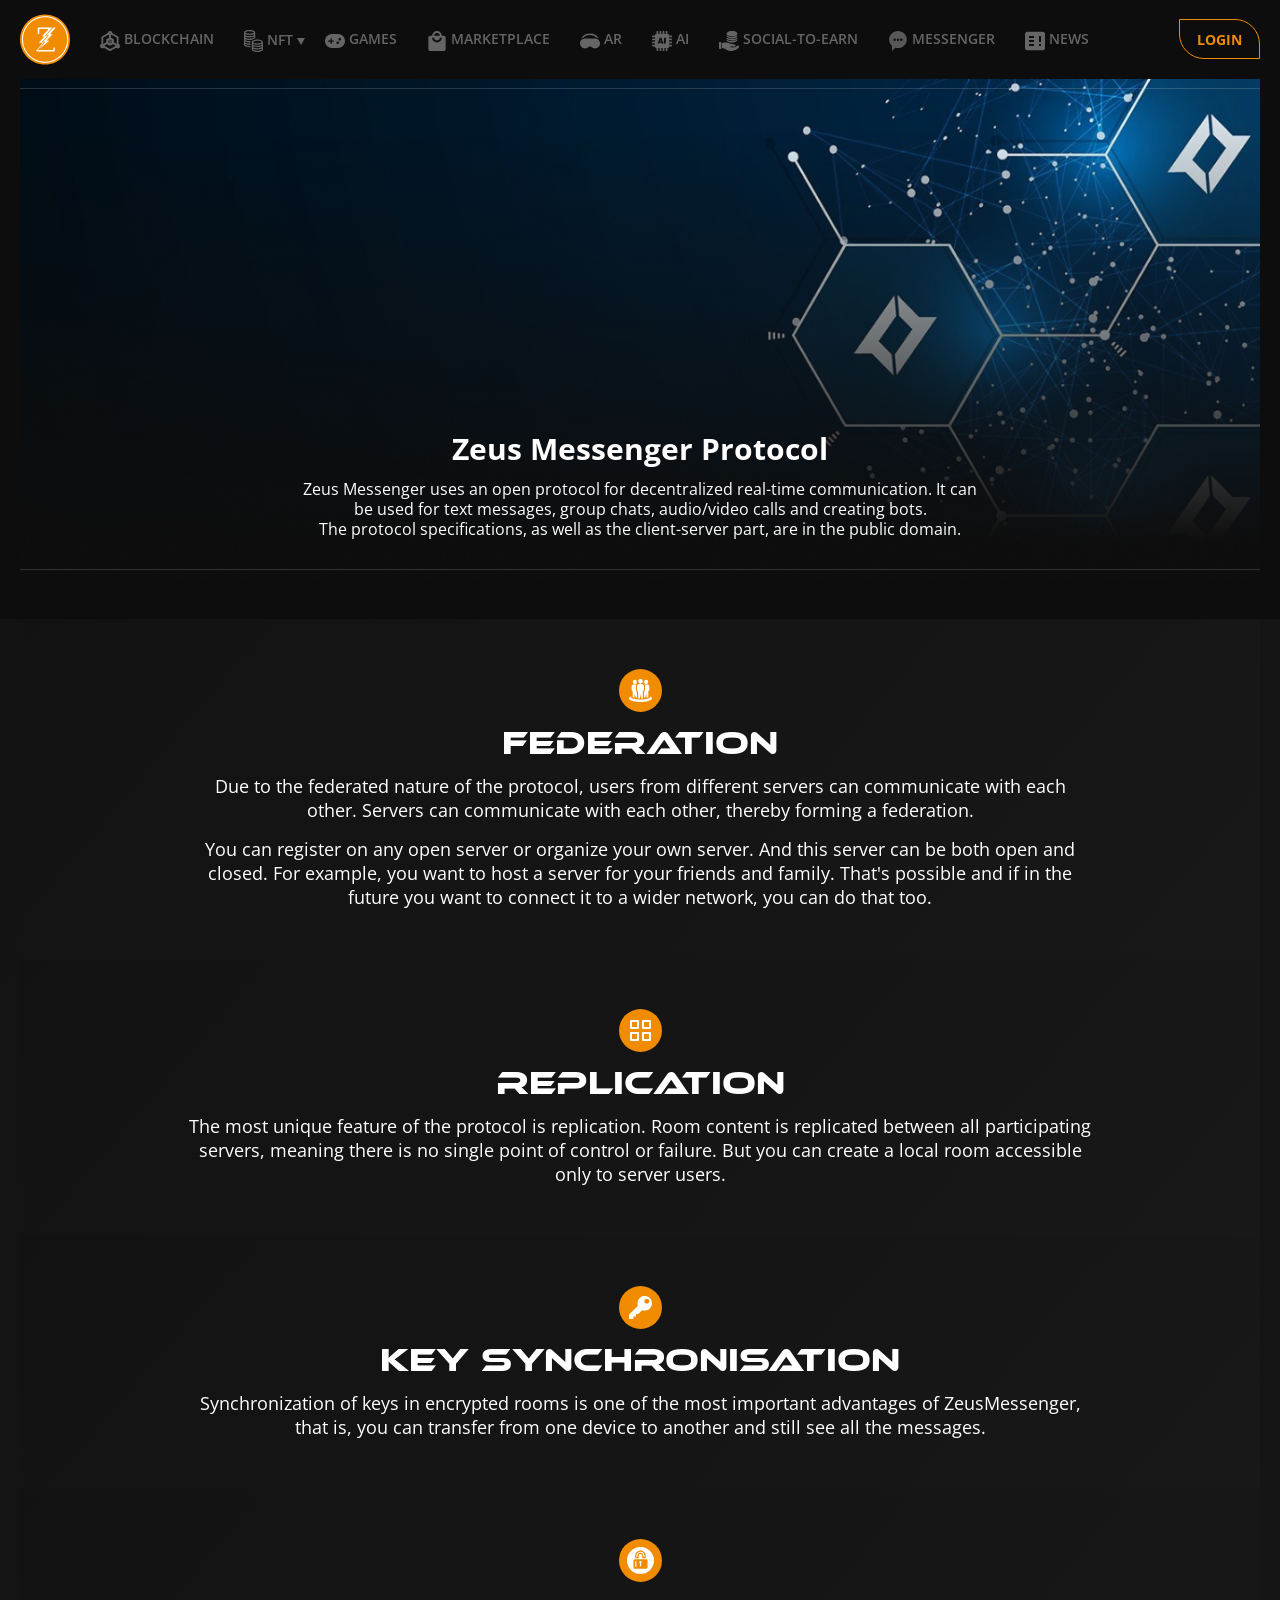
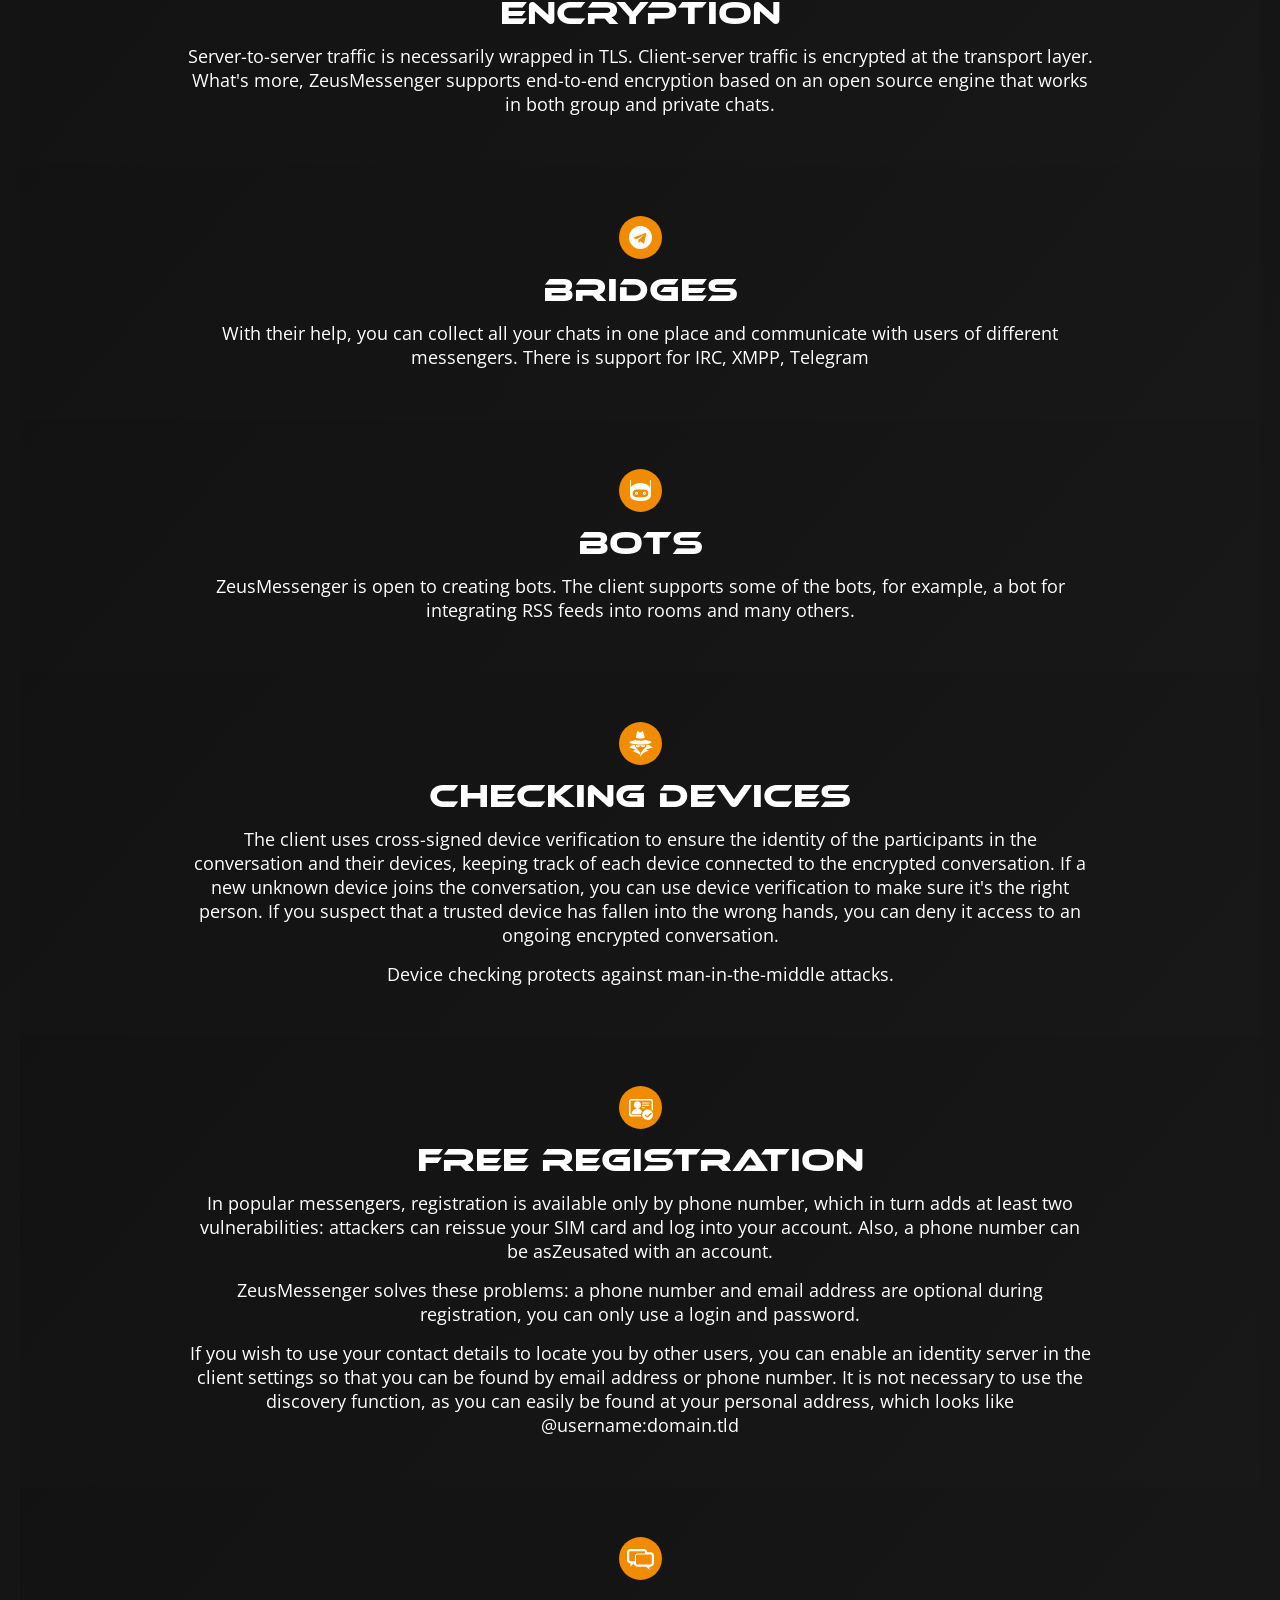
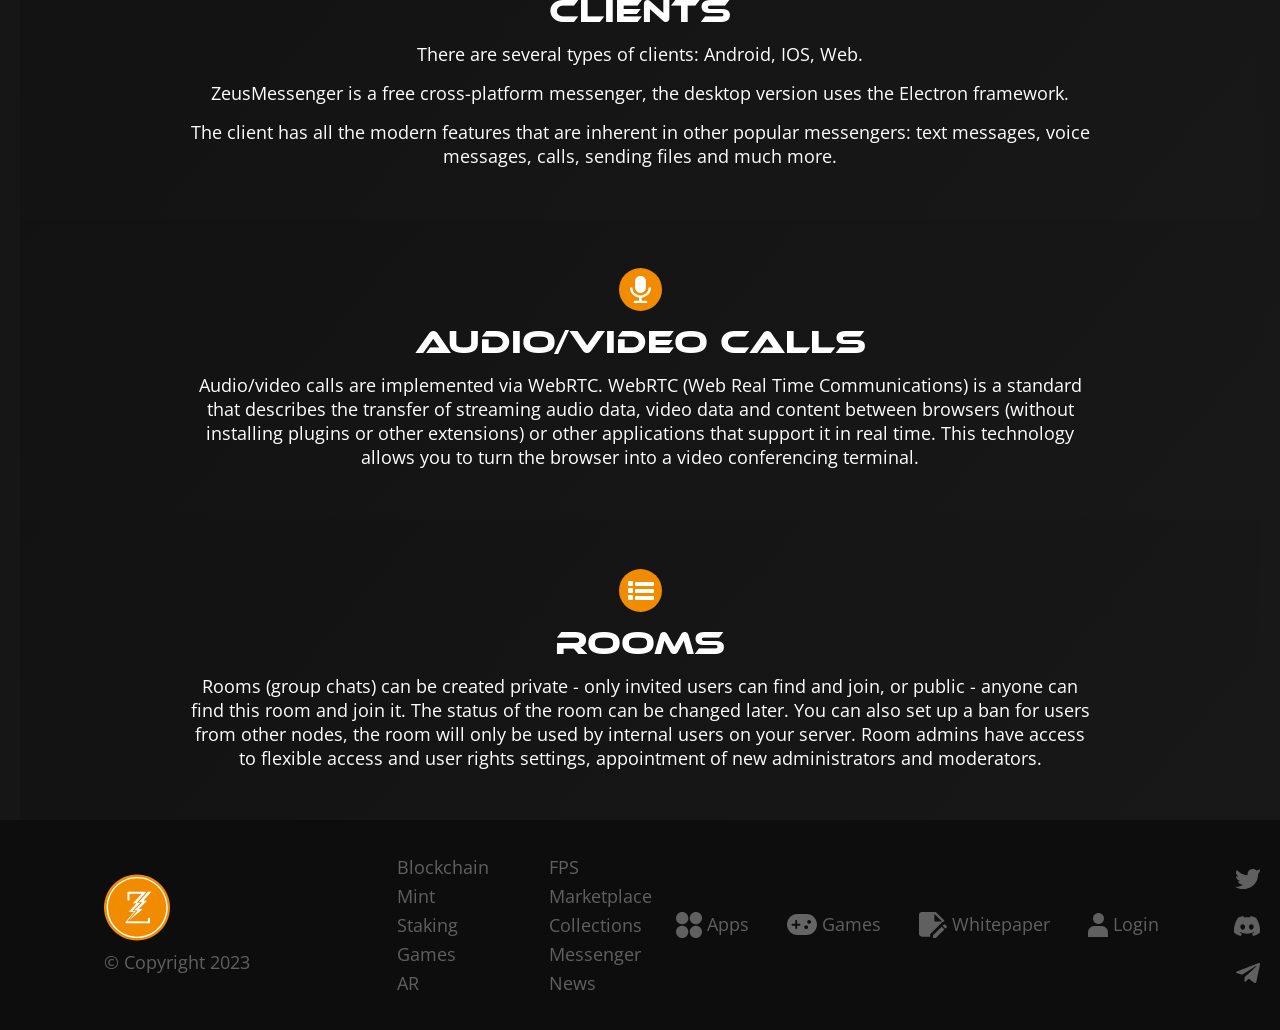
<file: public/messenger.html>
<!DOCTYPE html>
<html lang="en">
<head>
    <meta charset="UTF-8">
    <meta http-equiv="X-UA-Compatible" content="IE=edge">
    <meta name="viewport" content="width=device-width, initial-scale=1.0">
    <title>Messenger</title>
    <link rel="shortcut icon" href="../assets/img/svg/logo.svg" type="image/x-icon">
    <link rel="stylesheet" href="../assets/style/css/plugins/bootstrap.css">
    <link rel="stylesheet" href="../assets/style/css/main.css">
</head>
<body>

    <!-- Header -->
    <header class="header">
        <div class="container">
            <div class="row d-flex align-items-center">
                <div class="col-xl-11 col-6 d-flex">
                    <a href="./index.html" class="header__logo"><img loading="lazy" src="../assets/img/svg/logo.svg" alt=""></a>
                    <ul class="header-item d-none d-xl-flex align-items-center justify-content-between">
                        <li class="header-item__list"><a href="#">
                            <svg width="22" height="22" viewBox="0 0 22 22" fill="none" xmlns="http://www.w3.org/2000/svg">
                                <mask id="mask0_301_143" style="mask-type:luminance" maskUnits="userSpaceOnUse" x="0" y="0" width="23" height="22">
                                <path d="M19.4199 14.6839V6.78933L12.8411 3.08887M9.15696 3.08887L2.57812 6.78933V14.6839M4.15705 17.1513L10.999 20.9996L15.2095 18.6312L17.841 17.1507" stroke="white" stroke-width="2" stroke-linecap="round" stroke-linejoin="round"/>
                                <path d="M9.42072 8.76332L7.8418 9.68436V13.3685L9.42072 14.2895L10.9996 15.2106L12.5786 14.2895L14.1575 13.3685V9.68436L12.5786 8.76332L10.9996 7.84229L9.42072 8.76332Z" fill="#F18B00" stroke="white" stroke-width="2" stroke-linecap="round" stroke-linejoin="round"/>
                                <path d="M11.0002 7.84186V4.15771M14.158 13.1049L17.8422 15.2102M7.84235 13.1049L4.1582 15.2102" stroke="white" stroke-width="2" stroke-linecap="round" stroke-linejoin="round"/>
                                <path d="M10.9998 4.15784C11.8718 4.15784 12.5787 3.45093 12.5787 2.57892C12.5787 1.70691 11.8718 1 10.9998 1C10.1278 1 9.4209 1.70691 9.4209 2.57892C9.4209 3.45093 10.1278 4.15784 10.9998 4.15784Z" fill="#F18B00" stroke="white" stroke-width="2" stroke-linecap="round" stroke-linejoin="round"/>
                                <path d="M2.57892 18.1578C3.45093 18.1578 4.15784 17.4509 4.15784 16.5789C4.15784 15.7069 3.45093 15 2.57892 15C1.70691 15 1 15.7069 1 16.5789C1 17.4509 1.70691 18.1578 2.57892 18.1578Z" fill="#F18B00" stroke="white" stroke-width="2" stroke-linecap="round" stroke-linejoin="round"/>
                                <path d="M19.4217 18.1578C20.2937 18.1578 21.0006 17.4509 21.0006 16.5789C21.0006 15.7069 20.2937 15 19.4217 15C18.5497 15 17.8428 15.7069 17.8428 16.5789C17.8428 17.4509 18.5497 18.1578 19.4217 18.1578Z" fill="#F18B00" stroke="white" stroke-width="2" stroke-linecap="round" stroke-linejoin="round"/>
                                </mask>
                                <g mask="url(#mask0_301_143)">
                                <path d="M-1.63086 -1.10547H23.6319V24.1573H-1.63086V-1.10547Z" fill="#656565"/>
                                </g>
                            </svg>
                            <span>Blockchain</span>
                        </a></li>
                        <li class="header-list position-relative">
                            <div class="d-flex align-items-center">
                                <span>
                                    <svg width="19" height="22" viewBox="0 0 19 22" fill="none" xmlns="http://www.w3.org/2000/svg">
                                        <path d="M1.25162 9.16435C1.25162 9.39144 1.21738 9.62233 1.26392 9.83529C1.29387 9.97383 1.41958 10.1173 1.54046 10.2053C2.12565 10.6317 2.81139 10.7985 3.50302 10.9311C4.45248 11.1125 5.41102 11.1582 6.37438 11.0881C6.46318 11.0816 6.55197 11.0778 6.6413 11.0761C6.65574 11.0761 6.67072 11.0924 6.67232 11.093C6.60707 11.5325 6.54234 11.9655 6.47334 12.4278C5.61054 12.5109 4.72474 12.455 3.84215 12.342C2.95849 12.229 2.10051 12.0073 1.28799 11.6124C1.19866 12.4615 1.16657 12.5343 1.88601 12.8961C2.96117 13.4372 4.1326 13.5551 5.31207 13.5986C5.70201 13.6132 6.09249 13.6008 6.50062 13.6008V14.8775C4.71672 14.9638 2.96491 14.8296 1.3019 14.0723C1.11147 14.7085 1.27355 15.0633 1.86141 15.3458C2.68516 15.7418 3.56133 15.9363 4.46264 15.989C5.13448 16.0281 5.8106 15.9966 6.50169 15.9966V17.2825C6.31126 17.295 6.11923 17.3173 5.9272 17.3189C4.38561 17.3325 2.86916 17.1902 1.44044 16.541C0.963303 16.3242 0.516124 16.0477 0.245998 15.5794C0.116552 15.3555 0.0127804 15.0768 0.0117106 14.8226C-0.00326664 10.7187 -0.00112703 6.6142 0.00315219 2.50974C0.0036871 1.76382 0.48617 1.3292 1.05424 0.989648C1.9518 0.45289 2.95207 0.236122 3.97267 0.105192C5.06387 -0.0344301 6.15828 -0.0366032 7.24841 0.107909C8.41076 0.262199 9.5485 0.508304 10.5172 1.24173C10.9959 1.6041 11.2431 2.08327 11.2399 2.70478C11.2302 4.53997 11.2324 6.3757 11.2415 8.21089C11.2425 8.44722 11.1778 8.54012 10.9419 8.57598C10.1487 8.69767 9.37893 8.91335 8.6504 9.26322C8.54609 9.3132 8.42467 9.34471 8.34069 9.41914C7.86302 9.84073 7.27195 9.87984 6.68944 9.92113C5.40514 10.0124 4.12458 9.97383 2.86756 9.6647C2.33479 9.53377 1.81647 9.34145 1.25108 9.16435H1.25162ZM5.5838 3.78318C6.67767 3.75004 7.75229 3.67127 8.77931 3.30075C9.11095 3.18123 9.4351 3.01825 9.73036 2.8243C10.0385 2.6222 10.0272 2.46302 9.74053 2.23756C9.60841 2.13379 9.46077 2.04469 9.3094 1.97189C8.56107 1.61116 7.76192 1.44709 6.94299 1.36505C5.39551 1.20968 3.86515 1.26944 2.37866 1.77794C2.07162 1.8828 1.77743 2.0485 1.50356 2.22778C1.18154 2.43857 1.19331 2.61839 1.51104 2.8444C1.656 2.94762 1.81166 3.03998 1.97267 3.11386C3.12592 3.64193 4.3578 3.73592 5.5838 3.78318ZM1.25429 6.69026C1.25429 6.80435 1.27087 6.93039 1.25108 7.05045C1.18796 7.43455 1.36555 7.69043 1.68649 7.82897C2.1663 8.0365 2.64932 8.26414 3.15373 8.38094C4.55411 8.70582 5.97428 8.73353 7.39605 8.51567C8.13635 8.40213 8.86489 8.23534 9.52229 7.85233C10.0117 7.56711 10.1171 7.23897 9.94433 6.70058C7.05478 7.79366 4.17272 7.79474 1.25483 6.6908L1.25429 6.69026ZM1.25429 4.24605C1.25429 4.32592 1.26873 4.42425 1.25162 4.51715C1.16175 5.01262 1.44204 5.26687 1.82824 5.46191C2.46478 5.78353 3.14571 5.95466 3.84215 6.05897C4.85954 6.21109 5.88174 6.22576 6.90554 6.11928C7.74106 6.03181 8.55732 5.86122 9.32651 5.50483C9.95128 5.21526 10.108 4.88875 9.95021 4.25366C7.05692 5.32229 4.17005 5.32446 1.25376 4.24605H1.25429Z" fill="#656565"/>
                                        <path d="M7.74644 15.7681C7.74644 14.6473 7.77854 13.5249 7.73628 12.4052C7.70311 11.5403 8.10536 10.9862 8.78683 10.5755C9.60469 10.0822 10.5124 9.86213 11.4389 9.72142C12.7232 9.52638 14.0128 9.52747 15.2971 9.72251C16.1968 9.85887 17.0768 10.0778 17.8791 10.5396C18.6173 10.9644 19.0147 11.555 18.9992 12.4715C18.9612 14.6946 18.9655 16.9193 18.9976 19.1429C19.0104 20.0236 18.6258 20.6033 17.9176 21.0162C17.0222 21.5377 16.0337 21.761 15.0233 21.8914C13.9144 22.0343 12.8018 22.0397 11.6946 21.8892C10.552 21.7338 9.42764 21.4997 8.47444 20.7766C7.99089 20.4099 7.72879 19.9361 7.74109 19.2945C7.76356 18.1199 7.74751 16.9443 7.74751 15.7686L7.74644 15.7681ZM13.3795 13.4141C14.1712 13.3125 14.9671 13.2364 15.7534 13.1017C16.3578 12.9979 16.9446 12.804 17.4555 12.4362C17.7866 12.1977 17.7967 12.0179 17.4565 11.8016C17.1661 11.6164 16.8532 11.4512 16.5295 11.3382C15.4934 10.9775 14.4156 10.8732 13.3255 10.8748C12.253 10.877 11.1928 10.9856 10.176 11.3447C9.82133 11.4697 9.48648 11.6723 9.16982 11.882C8.94997 12.0276 8.96014 12.1716 9.16233 12.3411C9.31799 12.4715 9.49343 12.5883 9.67637 12.6736C10.8494 13.2196 12.1011 13.3407 13.379 13.4141H13.3795ZM9.04679 16.2527C8.97137 17.1105 8.92751 17.1632 9.66942 17.5348C10.0321 17.7168 10.4284 17.8434 10.8221 17.9461C11.9631 18.2433 13.1308 18.2808 14.2963 18.1993C15.2554 18.1324 16.2038 17.97 17.0858 17.5403C17.7095 17.236 17.8369 16.9823 17.6999 16.2456C16.3284 16.8862 14.8767 17.0823 13.3886 17.085C11.8914 17.0877 10.4311 16.8894 9.04679 16.2532V16.2527ZM17.7309 13.7705C16.3348 14.4333 14.8708 14.6272 13.3779 14.6294C11.8866 14.6316 10.4263 14.4311 9.01363 13.7792C9.01363 13.9421 9.02914 14.0524 9.01095 14.1562C8.94088 14.5604 9.12435 14.8331 9.46722 14.9749C9.96629 15.1814 10.4696 15.4036 10.9928 15.5198C12.5675 15.8691 14.1535 15.8561 15.7331 15.5296C16.3348 15.4052 16.9307 15.2389 17.4341 14.8608C17.5641 14.7636 17.6791 14.5952 17.7186 14.4376C17.7673 14.2437 17.7304 14.0269 17.7304 13.7705H17.7309ZM9.03877 18.7545C8.92109 19.4341 9.00239 19.6498 9.53355 19.9378C9.7443 20.0518 9.9695 20.1426 10.1958 20.2213C11.1918 20.569 12.2252 20.681 13.2709 20.682C14.5686 20.6837 15.8481 20.5652 17.0527 20.0127C17.7026 19.715 17.8454 19.4401 17.7117 18.7512C14.8195 19.8302 11.9315 19.8345 9.03877 18.754V18.7545Z" fill="#656565"/>
                                    </svg>
                                </span>
                                <span class="mx-1 text">NFT</span>
                                <span>
                                    <svg width="8" height="7" viewBox="0 0 8 7" fill="none" xmlns="http://www.w3.org/2000/svg">
                                        <path d="M4 7L-1.35122e-07 2.22545e-07L8 -4.76837e-07L4 7Z" fill="#656565"/>
                                    </svg>
                                </span>
                            </div>
                            <div class="header-info d-flex">
                                <ul class="header-info-item">
                                    <li class="header-info__list"><a href="#">
                                        <svg width="29" height="22" viewBox="0 0 29 22" fill="none" xmlns="http://www.w3.org/2000/svg">
                                            <path d="M5.92507 0C7.23266 0.0103355 8.54884 0.132065 9.82683 0.521084C10.3271 0.673246 10.8106 0.863879 11.233 1.17366C11.5012 1.37032 11.7268 1.59856 11.7881 1.93964C11.8118 2.07199 11.7836 2.18137 11.6919 2.28387C11.4234 2.58389 11.0791 2.77624 10.7132 2.93702C9.92541 3.28326 9.09118 3.46786 8.24037 3.5893C6.91117 3.77908 5.57693 3.80262 4.24151 3.67084C3.13463 3.56146 2.0461 3.36738 1.02655 2.90802C0.702983 2.76217 0.403986 2.58188 0.150579 2.3321C-0.00868912 2.17506 -0.0332602 2.00596 0.0377886 1.80757C0.139625 1.52306 0.348331 1.32381 0.590489 1.1527C1.00968 0.856128 1.48363 0.669226 1.97446 0.520222C3.25275 0.132639 4.56863 0.00861295 5.92507 0Z" fill="#494949"/>
                                            <path d="M15.908 11.8572C14.2896 11.8442 12.9198 11.7156 11.5909 11.3062C11.082 11.1495 10.5906 10.9534 10.164 10.6321C10.0903 10.5767 10.0261 10.5095 9.95561 10.4501C9.76378 10.2885 9.75371 10.0932 9.83778 9.87762C9.93192 9.63588 10.1075 9.45702 10.3126 9.30371C10.8091 8.93221 11.3849 8.71975 11.9799 8.55869C13.5453 8.13493 15.1439 8.0422 16.7591 8.14067C17.776 8.20269 18.7772 8.35112 19.7467 8.66664C20.1872 8.8099 20.612 8.98704 20.9904 9.25462C21.1994 9.40247 21.3939 9.56928 21.4966 9.8047C21.6523 10.1624 21.6061 10.283 21.3734 10.4978C20.9936 10.8483 20.5265 11.0519 20.0425 11.2215C19.1091 11.5491 18.1392 11.711 17.154 11.7906C16.6629 11.8302 16.1697 11.844 15.9083 11.8575L15.908 11.8572Z" fill="#494949"/>
                                            <path d="M23.1417 2.72514C24.4105 2.73346 25.6974 2.8529 26.9499 3.2201C27.4659 3.3714 27.9647 3.5626 28.4052 3.87267C28.6435 4.04034 28.8504 4.23499 28.9549 4.51233C29.0366 4.72937 29.0138 4.91484 28.8318 5.08537C28.513 5.38367 28.1337 5.58119 27.7305 5.74139C26.8569 6.08821 25.9404 6.26449 25.0079 6.37014C23.9516 6.48986 22.8921 6.51053 21.832 6.42727C20.594 6.32995 19.3755 6.14161 18.2343 5.63201C17.9104 5.48731 17.6111 5.30701 17.3583 5.05638C17.1999 4.89933 17.1762 4.72851 17.2461 4.53099C17.3503 4.23556 17.5703 4.03287 17.8225 3.85918C18.295 3.53418 18.829 3.33953 19.3802 3.18564C20.5984 2.84572 21.8462 2.73059 23.142 2.72456L23.1417 2.72514Z" fill="#494949"/>
                                            <path d="M21.5496 13.102C21.5496 13.5117 21.5546 13.9033 21.5446 14.2943C21.5428 14.3601 21.4862 14.4339 21.4362 14.4878C21.181 14.7637 20.8542 14.9415 20.512 15.0928C19.7207 15.4427 18.882 15.6285 18.0267 15.7499C16.6141 15.9503 15.1969 15.9658 13.7798 15.8051C12.7588 15.6891 11.7558 15.495 10.8159 15.0695C10.4749 14.915 10.148 14.7359 9.90706 14.4459C9.85939 14.3885 9.82742 14.3024 9.82594 14.2286C9.81795 13.8568 9.82209 13.4844 9.82209 13.0862C9.9109 13.1439 9.98136 13.1913 10.0533 13.2361C10.6833 13.628 11.3819 13.8554 12.1022 14.0259C13.4133 14.336 14.7473 14.4353 16.093 14.4057C17.4492 14.3762 18.7852 14.218 20.0783 13.8C20.5804 13.6377 21.0602 13.4296 21.4898 13.1238C21.5004 13.1161 21.5152 13.1141 21.5493 13.1017L21.5496 13.102Z" fill="#494949"/>
                                            <path d="M21.5493 19.177C21.5493 19.5973 21.5531 19.9889 21.5451 20.3805C21.544 20.4385 21.4969 20.5037 21.4546 20.5519C21.2325 20.804 20.946 20.9725 20.6434 21.1164C19.8838 21.4775 19.0723 21.6713 18.2429 21.802C16.7434 22.0382 15.2381 22.0595 13.7313 21.8849C12.7348 21.7695 11.7561 21.5754 10.8372 21.1655C10.4911 21.011 10.1584 20.8304 9.91239 20.5382C9.86176 20.4779 9.82802 20.3863 9.82624 20.3085C9.81736 19.9378 9.82239 19.5666 9.82239 19.1879C10.0566 19.3194 10.2703 19.4546 10.4971 19.564C11.3174 19.9591 12.1963 20.1718 13.0954 20.3047C15.0782 20.5982 17.056 20.5749 19.022 20.1678C19.7861 20.0096 20.5277 19.7851 21.2044 19.3932C21.3131 19.3303 21.4173 19.2603 21.5496 19.177H21.5493Z" fill="#494949"/>
                                            <path d="M21.5484 11.0567C21.5484 11.4868 21.5514 11.8864 21.5446 12.2861C21.5437 12.3352 21.4978 12.3892 21.4611 12.4314C21.2331 12.692 20.9377 12.8643 20.6259 13.0113C19.8793 13.3633 19.0821 13.5539 18.268 13.6843C16.9379 13.8973 15.5998 13.9381 14.2582 13.8238C13.1057 13.7256 11.9719 13.537 10.9032 13.0808C10.5681 12.9378 10.2519 12.7635 9.98758 12.5117C9.87479 12.4044 9.80966 12.2892 9.81736 12.1222C9.83275 11.7756 9.82209 11.4282 9.82209 11.0633C9.98876 11.1638 10.1335 11.2603 10.2866 11.3424C11.072 11.7641 11.9251 11.9918 12.8017 12.1394C14.9737 12.5054 17.1389 12.4807 19.2899 11.9921C20.0848 11.8115 20.8486 11.5488 21.5487 11.0567H21.5484Z" fill="#494949"/>
                                            <path d="M21.5499 17.1493C21.5499 17.4788 21.528 17.7892 21.5564 18.0952C21.5827 18.38 21.4596 18.5641 21.2444 18.7263C20.7527 19.0969 20.1854 19.3122 19.5969 19.4779C18.0851 19.9034 16.5365 20.0116 14.9717 19.9533C14.0042 19.9172 13.0465 19.8035 12.1078 19.566C11.4574 19.4015 10.8242 19.1948 10.2641 18.8196C10.2114 18.7843 10.1616 18.7449 10.1107 18.7073C9.90765 18.5575 9.79308 18.3803 9.81617 18.1116C9.84282 17.7998 9.82239 17.4843 9.82239 17.1441C9.90972 17.2004 9.97663 17.2449 10.0444 17.2873C10.699 17.6976 11.4278 17.9287 12.178 18.101C13.4713 18.3978 14.786 18.4969 16.1117 18.4653C17.3426 18.4357 18.5593 18.2994 19.7446 17.9609C20.3616 17.7846 20.9554 17.5575 21.4812 17.1877C21.4957 17.1774 21.5126 17.1702 21.5502 17.1495L21.5499 17.1493Z" fill="#494949"/>
                                            <path d="M11.7676 5.01819C11.7676 5.40147 11.7742 5.78876 11.762 6.1752C11.7597 6.24927 11.6972 6.33253 11.6406 6.39253C11.3766 6.6736 11.0394 6.85361 10.6865 7.00606C9.86916 7.35919 9.00444 7.54265 8.12344 7.66237C7.0204 7.81252 5.91234 7.84669 4.80191 7.77319C3.58253 7.69251 2.38151 7.51509 1.24236 7.05889C0.848929 6.90127 0.475627 6.70863 0.172189 6.40861C0.0777536 6.31502 0.0297956 6.21482 0.0342362 6.07787C0.0443014 5.76752 0.0371965 5.45659 0.0377886 5.14595C0.0377886 5.1003 0.0422292 5.05494 0.0443014 5.01819C0.348627 5.17581 0.638447 5.34778 0.945733 5.481C1.76161 5.83441 2.62633 6.02017 3.50704 6.14477C4.60919 6.30066 5.71607 6.34631 6.82739 6.28487C8.18205 6.20994 9.51658 6.02706 10.7783 5.51229C11.1155 5.37477 11.4311 5.18787 11.7674 5.01819H11.7676Z" fill="#494949"/>
                                            <path d="M0.0374926 2.96199C1.22016 3.73572 2.53782 3.99641 3.88449 4.16407C4.91499 4.29241 5.95023 4.3125 6.98636 4.24762C8.2759 4.16695 9.5456 3.98177 10.7478 3.49715C11.0953 3.35704 11.4207 3.16497 11.7602 2.99472C11.7617 3.01367 11.7676 3.05358 11.7676 3.09349C11.7682 3.41848 11.7629 3.74376 11.7709 4.06847C11.7739 4.18389 11.7339 4.26944 11.6572 4.35012C11.3772 4.64554 11.024 4.83388 10.6522 4.99207C9.86532 5.32711 9.03464 5.5054 8.18857 5.62483C7.02692 5.78876 5.85935 5.81862 4.69 5.73623C3.50082 5.65239 2.33 5.47095 1.22075 5.02106C0.832647 4.86373 0.464377 4.67195 0.166565 4.37337C0.0762734 4.28293 0.0312758 4.18647 0.0345322 4.05498C0.0437094 3.69783 0.0377886 3.34039 0.0377886 2.96142L0.0374926 2.96199Z" fill="#494949"/>
                                            <path d="M9.82209 15.1146C10.8052 15.7829 11.9053 16.0514 13.0329 16.2371C14.2878 16.4438 15.5531 16.4883 16.8219 16.4057C18.0904 16.3233 19.3409 16.1398 20.5238 15.6615C20.8717 15.5208 21.1979 15.3308 21.5395 15.1608C21.5407 15.1694 21.5493 15.2033 21.5493 15.2375C21.5502 15.5814 21.5549 15.9256 21.546 16.2696C21.5443 16.3431 21.5099 16.4292 21.4611 16.4855C21.1878 16.8013 20.8213 16.9902 20.4409 17.1524C19.6499 17.4895 18.8145 17.6683 17.9637 17.7875C16.8121 17.9485 15.6549 17.979 14.4959 17.8983C13.302 17.8153 12.1267 17.6342 11.0128 17.1837C10.6155 17.0229 10.238 16.8277 9.93785 16.5168C9.85584 16.4318 9.81736 16.3425 9.82002 16.2225C9.82772 15.861 9.82269 15.4993 9.82269 15.1143L9.82209 15.1146Z" fill="#494949"/>
                                            <path d="M17.2464 5.69058C18.5217 6.51369 19.9492 6.77265 21.4084 6.92079C22.9824 7.08071 24.5511 7.02874 26.1074 6.74279C26.9819 6.58202 27.8338 6.35004 28.6104 5.90935C28.6699 5.87547 28.727 5.83786 28.7847 5.80111C28.8407 5.76551 28.8963 5.72905 28.9724 5.67938C28.9724 6.10084 28.9766 6.5002 28.968 6.89926C28.9668 6.95611 28.912 7.01898 28.8682 7.06693C28.5757 7.38561 28.1956 7.57854 27.7998 7.74276C27.0378 8.05828 26.2355 8.23025 25.4197 8.34767C24.4262 8.49065 23.4265 8.52424 22.4238 8.48979C22.1135 8.47916 21.8036 8.45246 21.4939 8.42835C21.4368 8.42404 21.377 8.40624 21.3264 8.38012C20.477 7.94028 19.5587 7.71175 18.6194 7.54839C18.3965 7.50963 18.1712 7.48207 17.9471 7.44992C17.6309 7.40455 17.4513 7.17947 17.2653 6.96328C17.2514 6.94692 17.2479 6.9185 17.2476 6.89582C17.2467 6.49962 17.247 6.10343 17.247 5.69029L17.2464 5.69058Z" fill="#494949"/>
                                            <path d="M11.7676 7.01869C11.7676 7.2145 11.7585 7.38704 11.7706 7.55815C11.7801 7.69051 11.7395 7.74706 11.5995 7.78094C11.0344 7.9176 10.487 8.10536 9.97455 8.37868C9.65306 8.55036 9.34488 8.74358 9.12819 9.037C9.03286 9.1659 8.96655 9.31979 8.91208 9.4708C8.88455 9.54746 8.85494 9.57502 8.77709 9.58937C7.70662 9.78431 6.62608 9.85695 5.53904 9.83369C4.42239 9.80986 3.3161 9.69445 2.23408 9.41252C1.61833 9.25203 1.01945 9.04992 0.487764 8.69592C0.451352 8.67152 0.416419 8.64453 0.380599 8.61956C0.139329 8.45103 -0.00572876 8.25121 0.0300917 7.93425C0.0632478 7.64198 0.0371965 7.3434 0.0371965 7.04339C0.0608795 7.04339 0.0780496 7.03822 0.0866347 7.04425C0.746796 7.50418 1.49873 7.7574 2.27731 7.94229C3.82765 8.31064 5.40286 8.39504 6.99169 8.30346C8.05801 8.24202 9.10835 8.08957 10.1297 7.77721C10.6862 7.60696 11.2209 7.38963 11.6969 7.05372C11.7114 7.04339 11.7295 7.03736 11.7674 7.01898L11.7676 7.01869Z" fill="#494949"/>
                                            <path d="M0.0374926 13.0928C0.619797 13.5074 1.24532 13.7457 1.89542 13.9283C2.90401 14.2114 3.93777 14.348 4.98397 14.4003C6.26906 14.4643 7.54676 14.4023 8.81409 14.1761C8.84754 14.17 8.88218 14.17 8.92422 14.1666V15.65C8.65689 15.6925 8.38691 15.7413 8.11515 15.7775C6.89873 15.9397 5.67788 15.967 4.45495 15.8616C3.35665 15.7672 2.27612 15.5866 1.24976 15.176C0.888598 15.0316 0.545195 14.8553 0.251823 14.599C0.107357 14.4726 0.0185462 14.336 0.0315719 14.1284C0.0525904 13.7957 0.0371965 13.4606 0.0371965 13.0925L0.0374926 13.0928Z" fill="#494949"/>
                                            <path d="M0.0478539 15.2599C1.03662 15.9268 2.14646 16.1969 3.28442 16.379C4.82204 16.6247 6.36675 16.6365 7.91325 16.4637C8.20189 16.4315 8.48786 16.3795 8.77531 16.337C8.82267 16.3302 8.87034 16.3253 8.93162 16.3178C8.93162 16.7973 8.9331 17.2647 8.92747 17.7323C8.92718 17.7605 8.87152 17.8084 8.83718 17.8127C8.19744 17.8937 7.55889 17.9896 6.9165 18.0413C5.99553 18.115 5.07278 18.0861 4.15447 17.9867C3.02421 17.8644 1.91259 17.6637 0.883269 17.1633C0.599962 17.0255 0.330273 16.8644 0.12956 16.6207C0.0792337 16.5595 0.0437094 16.4691 0.0413411 16.391C0.0318679 16.0568 0.0371965 15.7221 0.0377886 15.3876C0.0377886 15.3509 0.0431173 15.3144 0.0475578 15.2599H0.0478539Z" fill="#494949"/>
                                            <path d="M8.92658 10.1458V11.6057C8.44819 11.668 7.97216 11.7417 7.49347 11.7897C6.55415 11.8839 5.61186 11.8908 4.67076 11.8207C3.43214 11.7283 2.21366 11.5396 1.06829 11.0415C0.729626 10.8942 0.411683 10.7125 0.153539 10.4461C0.0715368 10.3614 0.0321639 10.2709 0.0351243 10.1512C0.0428212 9.83599 0.0374926 9.52018 0.0380847 9.20495C0.0380847 9.1593 0.0422292 9.11365 0.0451895 9.05164C0.19824 9.14495 0.331457 9.23337 0.471186 9.31003C1.21809 9.72 2.03337 9.93791 2.8676 10.0981C4.07839 10.3304 5.30369 10.4085 6.53372 10.351C7.32976 10.3137 8.12284 10.2173 8.92718 10.1466L8.92658 10.1458Z" fill="#494949"/>
                                            <path d="M0.0374926 11.0705C1.02803 11.7397 2.1281 12.0076 3.25571 12.1925C4.50113 12.3966 5.75722 12.4469 7.01596 12.3576C7.61958 12.3148 8.21906 12.2192 8.8206 12.1477C8.84961 12.1443 8.87863 12.14 8.92037 12.1345V13.6311C8.51154 13.6874 8.09975 13.7534 7.6853 13.7997C6.71253 13.9079 5.7362 13.9234 4.75987 13.8554C3.48632 13.7667 2.2329 13.5792 1.05586 13.0638C0.72637 12.9197 0.4179 12.742 0.1639 12.4859C0.0739051 12.3955 0.0300917 12.2979 0.0342362 12.1664C0.0440054 11.856 0.0371965 11.5451 0.0371965 11.2344C0.0371965 11.1882 0.0371965 11.142 0.0371965 11.0705H0.0374926Z" fill="#494949"/>
                                            <path d="M22.3732 10.5075C22.3732 10.2899 22.3447 10.0714 22.38 9.86327C22.4294 9.56899 22.3678 9.3152 22.1979 9.0769C22.1875 9.06255 22.1796 9.04647 22.1662 9.02408C22.2991 9.02408 22.4199 9.02149 22.5404 9.02436C24.2367 9.06743 25.9099 8.93393 27.5313 8.40969C28.0192 8.25178 28.4848 8.04679 28.9025 7.74993C28.917 7.7396 28.9348 7.733 28.9727 7.71319C28.9727 8.0333 28.9478 8.33877 28.9795 8.63879C29.0121 8.94943 28.8682 9.14179 28.6346 9.31232C28.1376 9.67464 27.5692 9.88652 26.9798 10.0516C25.5052 10.4639 23.9951 10.5652 22.4694 10.5219C22.4407 10.521 22.4122 10.5135 22.3732 10.5075Z" fill="#494949"/>
                                            <path d="M22.3743 12.5373V11.0613C22.5697 11.0613 22.7601 11.061 22.9504 11.0613C24.4664 11.0651 25.9632 10.9298 27.4153 10.4762C27.9611 10.3057 28.4822 10.0835 28.9727 9.7289C28.9727 9.86585 28.9727 9.97724 28.9727 10.0884C28.9727 10.3559 28.9771 10.6238 28.9694 10.8911C28.9677 10.9565 28.9458 11.043 28.8993 11.0823C28.6965 11.254 28.497 11.4377 28.2672 11.5695C27.6287 11.9364 26.9191 12.1267 26.1985 12.2703C24.9658 12.5161 23.7189 12.5993 22.462 12.5453C22.4377 12.5442 22.4134 12.5407 22.3746 12.5367L22.3743 12.5373Z" fill="#494949"/>
                                            <path d="M22.3746 14.5665V13.0831C22.4401 13.0831 22.5022 13.0816 22.5641 13.0831C23.8599 13.1147 25.1467 13.038 26.4155 12.767C27.2364 12.5916 28.0357 12.3559 28.751 11.9086C28.817 11.8672 28.8809 11.8233 28.9603 11.771C28.9653 11.817 28.9721 11.8514 28.9724 11.8862C28.9733 12.2255 28.9783 12.5649 28.9691 12.9039C28.9671 12.982 28.9327 13.0727 28.8821 13.1333C28.6601 13.3986 28.3614 13.5686 28.05 13.7161C27.2945 14.0741 26.4869 14.2645 25.6633 14.3965C24.5943 14.5679 23.5167 14.615 22.4347 14.5751C22.4202 14.5746 22.406 14.5711 22.3749 14.5665H22.3746Z" fill="#494949"/>
                                            <path d="M22.3764 16.6003V15.1195C22.5893 15.1195 22.7947 15.1195 22.9999 15.1195C24.4158 15.1209 25.8152 14.9943 27.1799 14.605C27.8105 14.425 28.4144 14.1873 28.973 13.7882C28.973 13.8539 28.973 13.8944 28.973 13.9346C28.973 14.2117 28.952 14.4907 28.9789 14.7655C29.0047 15.029 28.8866 15.1984 28.6932 15.3509C28.2572 15.6948 27.7495 15.9001 27.2225 16.0655C26.2317 16.3767 25.2104 16.5291 24.1737 16.5808C23.6325 16.6078 23.0893 16.6012 22.5472 16.6086C22.4939 16.6095 22.441 16.6035 22.3764 16.6V16.6003Z" fill="#494949"/>
                                        </svg>
                                        Mint  
                                    </a></li>
                                    <li class="header-info__list"><a href="#">
                                        <svg width="29" height="22" viewBox="0 0 29 22" fill="none" xmlns="http://www.w3.org/2000/svg">
                                            <path d="M24.4301 0H15.8715V4.46953H11.3003L20.1925 15.1244L29 4.38262H24.4301V0ZM0 17.5305H4.56992V22H13.1285V17.5305H17.6997L8.89092 6.87438L0 17.5305Z" fill="#494949"/>
                                        </svg>
                                        Staking
                                    </a></li>
                                    <li class="header-info__list"><a href="#">
                                        <svg width="29" height="29" viewBox="0 0 29 29" fill="none" xmlns="http://www.w3.org/2000/svg">
                                            <path d="M26.03 0H2.96997C1.33017 0 0 1.32931 0 2.96997V26.03C0 27.6698 1.32931 29 2.96997 29H26.03C27.6698 29 29 27.6707 29 26.03V2.96997C29 1.33017 27.6707 0 26.03 0ZM13.4911 19.4207H6.3594V17.9201L8.92028 15.3316C9.43661 14.8014 9.85175 14.3586 10.1657 14.0023C10.4796 13.6459 10.708 13.3216 10.8498 13.0284C10.9916 12.7352 11.0626 12.4213 11.0626 12.0866C11.0626 11.6818 10.9493 11.3782 10.7244 11.1759C10.4987 10.9735 10.1977 10.8723 9.82062 10.8723C9.42537 10.8723 9.04137 10.9631 8.66947 11.1447C8.29758 11.3264 7.90925 11.5841 7.50449 11.9197L6.33259 10.5307C6.62578 10.2799 6.93627 10.042 7.26406 9.81888C7.59184 9.59575 7.97325 9.41499 8.40828 9.27834C8.84331 9.14083 9.36569 9.0725 9.97456 9.0725C10.6448 9.0725 11.22 9.19358 11.7017 9.43575C12.1834 9.67791 12.5545 10.0066 12.8148 10.4234C13.0751 10.8394 13.2057 11.3108 13.2057 11.8366C13.2057 12.3997 13.0942 12.9134 12.871 13.3787C12.6479 13.844 12.3235 14.3041 11.8972 14.7608C11.4717 15.2165 10.9588 15.7216 10.3586 16.2751L9.04655 17.5102V17.6079H13.4911V19.4224V19.4207ZM23.0471 17.1002C22.6077 17.87 21.9712 18.4494 21.1383 18.8378C20.3055 19.2261 19.3031 19.4207 18.1312 19.4207H15.2425V9.21866H18.4451C19.515 9.21866 20.443 9.40807 21.2291 9.78775C22.0153 10.1666 22.625 10.7279 23.0575 11.4691C23.4899 12.2111 23.7061 13.1287 23.7061 14.2219C23.7061 15.3714 23.4864 16.3305 23.0471 17.1002Z" fill="#494949"/>
                                        </svg>
                                        2D
                                    </a></li>
                                    <li class="header-info__list"><a href="#">
                                        <svg width="29" height="27" viewBox="0 0 29 27" fill="none" xmlns="http://www.w3.org/2000/svg">
                                            <path d="M28.9987 19.0032C28.9898 19.0911 28.978 19.1791 28.9725 19.2671C28.9401 19.8012 28.927 20.3373 28.8731 20.8693C28.8131 21.4571 28.5212 21.9514 28.1658 22.4045C28.0229 22.5867 27.8497 22.7438 27.6882 22.9107C27.301 23.3107 26.7917 23.4678 26.2845 23.6193C23.9712 24.3069 21.6565 24.9904 19.3411 25.6711C18.3349 25.9671 17.3197 26.2247 16.2776 26.3588C16.0554 26.3874 15.8332 26.4111 15.582 26.4411C15.5033 20.8107 15.5599 15.2032 15.5371 9.57903C15.7683 9.51061 15.996 9.44149 16.2252 9.37517C18.8359 8.62049 21.4467 7.8651 24.0581 7.11181C25.486 6.69991 26.9152 6.2915 28.3438 5.88169C28.5674 5.81746 28.5715 5.81886 28.662 6.04576C28.8945 6.63079 28.9704 7.24236 28.9684 7.86859C28.967 8.33565 28.9732 8.8034 28.9773 9.27115C28.9773 9.31653 28.9911 9.36261 28.9987 9.40798V19.0032ZM18.533 22.3773C18.6178 22.3598 18.6689 22.3535 18.7179 22.3389C19.5744 22.0806 20.4308 21.8195 21.2873 21.5612C21.9663 21.3566 22.6344 21.1262 23.2334 20.7311C24.8386 19.672 25.958 18.2639 26.2996 16.3112C26.4563 15.4162 26.4901 14.5135 26.2817 13.6212C26.0326 12.5545 25.4805 11.7049 24.4411 11.2811C23.6827 10.9718 22.8759 10.9334 22.0885 11.1205C20.9236 11.397 19.7745 11.7391 18.6171 12.0469C18.515 12.0742 18.515 12.1279 18.515 12.2061C18.515 13.2498 18.5116 14.2936 18.5136 15.3373C18.5185 17.5322 18.5267 19.7279 18.533 21.9228C18.533 22.0652 18.533 22.2076 18.533 22.3766V22.3773Z" fill="#494949"/>
                                            <path d="M13.4671 9.57913C13.4444 15.2026 13.501 20.8101 13.4209 26.4468C13.0993 26.4028 12.8053 26.3616 12.5113 26.3219C11.089 26.1306 9.72459 25.6942 8.3533 25.2914C6.29465 24.6861 4.24153 24.0613 2.1884 23.4365C1.53278 23.2368 1.08902 22.7516 0.697722 22.2175C0.280195 21.6471 0.08765 21.0007 0.0648758 20.2886C-0.047615 16.8593 0.0213977 13.4287 0.0165669 9.99871C0.0151866 9.18677 0.0324398 8.37414 0.0441719 7.56221C0.0517633 7.00509 0.173226 6.47102 0.373363 5.953C0.41477 5.84549 0.463079 5.82803 0.572809 5.86015C2.26776 6.34954 3.96478 6.83196 5.65974 7.31995C8.18008 8.04532 10.699 8.77417 13.218 9.50233C13.2974 9.52537 13.3767 9.5512 13.4671 9.57982V9.57913ZM4.88265 13.4831C4.90267 13.4545 4.9144 13.4433 4.91923 13.4294C4.95098 13.34 4.9841 13.2506 5.01171 13.1592C5.16078 12.6607 5.58451 12.4031 6.08279 12.5099C6.85642 12.6754 7.36228 13.3204 7.3119 14.117C7.28499 14.5429 7.07726 14.8871 6.61004 14.9024C6.38023 14.9101 6.14904 14.9003 5.91854 14.885C5.75359 14.8738 5.67147 14.9471 5.64939 15.1021C5.60315 15.4274 5.55139 15.7528 5.51757 16.0802C5.4879 16.3664 5.51412 16.3881 5.80397 16.4272C5.86125 16.4348 5.91854 16.4418 5.97513 16.4502C6.59831 16.5382 7.0952 16.8321 7.41887 17.3857C7.69009 17.85 7.75772 18.3561 7.69906 18.8888C7.61487 19.6532 6.98064 20.0575 6.26843 19.7929C5.49618 19.5066 5.10626 18.9021 4.93717 18.1306C4.89508 17.9386 4.80605 17.8576 4.63697 17.8248C4.1801 17.7369 3.72324 17.6475 3.26569 17.5609C2.99447 17.51 2.97031 17.5344 2.99999 17.8088C3.00206 17.8297 3.0062 17.8507 3.01103 17.8716C3.2719 19.1296 3.9634 20.0952 4.98755 20.8282C5.78672 21.4007 6.66594 21.6806 7.66111 21.6304C8.20217 21.6031 8.65627 21.4258 9.04826 21.0809C9.72114 20.4889 9.86123 19.6819 9.74805 18.8574C9.61003 17.8576 9.09795 17.045 8.2629 16.4614C8.16214 16.3909 8.06483 16.3155 7.94061 16.2233C8.07449 16.1584 8.17042 16.1046 8.27118 16.0634C9.09519 15.7283 9.44716 14.9324 9.28567 14.0821C9.16144 13.4287 8.86607 12.8513 8.44095 12.3472C7.60452 11.3552 6.53344 10.8058 5.25463 10.6941C4.60108 10.6368 4.03104 10.8483 3.62386 11.3992C3.39543 11.7077 3.2436 12.0554 3.14629 12.4289C3.11731 12.5406 3.14284 12.6167 3.23808 12.6698C3.37542 12.7466 3.51275 12.8241 3.65354 12.8925C4.06209 13.0915 4.47272 13.2862 4.88196 13.4824L4.88265 13.4831Z" fill="#494949"/>
                                            <path d="M27.202 3.98822C26.6983 4.13622 26.2228 4.27864 25.7466 4.41617C23.5803 5.0431 21.4139 5.67003 19.247 6.29556C17.708 6.73958 16.169 7.18289 14.6286 7.62342C14.5624 7.64227 14.483 7.64855 14.4181 7.6297C12.1193 6.97136 9.8205 6.31092 7.52307 5.64699C5.66318 5.10943 3.80466 4.56697 1.94546 4.02592C1.90612 4.01475 1.86817 3.99869 1.81641 3.98054C2.07313 3.72781 2.35194 3.52675 2.67769 3.41784C3.65076 3.09251 4.62315 2.76299 5.60589 2.47186C7.3319 1.96083 9.06481 1.47492 10.797 0.984132C11.699 0.728614 12.6059 0.488454 13.5375 0.371167C13.8274 0.334864 14.1248 0.347431 14.4181 0.359299C15.298 0.39281 16.1793 0.405376 17.0379 0.654611C17.9323 0.915016 18.8343 1.14959 19.7293 1.4086C21.5596 1.93849 23.3891 2.47396 25.2159 3.01641C25.5968 3.12951 25.9674 3.27751 26.3394 3.41923C26.6562 3.54001 26.9336 3.72921 27.202 3.98891V3.98822Z" fill="#494949"/>
                                            <path d="M20.4531 20.0523C20.4531 19.5684 20.4531 19.086 20.4531 18.6036C20.4552 17.1864 20.4559 15.7692 20.4607 14.352C20.4614 14.0601 20.48 13.769 20.489 13.4772C20.4938 13.3348 20.5463 13.2517 20.6995 13.2126C21.2937 13.0611 21.8817 12.8929 22.5035 12.897C23.2647 12.9026 23.852 13.1965 24.1577 13.9275C24.2661 14.1872 24.3365 14.4727 24.3696 14.7527C24.469 15.5974 24.4379 16.438 24.1626 17.2506C23.7947 18.3369 23.0653 19.0958 22.0301 19.5398C21.5463 19.7472 21.0321 19.884 20.5311 20.0516C20.5125 20.0578 20.4904 20.0523 20.4531 20.0523Z" fill="#494949"/>
                                        </svg>
                                         3D
                                    </a></li>
                                </ul>
                                <ul class="header-info-item">
                                    <li class="header-info__list"><a href="#">
                                        <svg width="29" height="19" viewBox="0 0 29 19" fill="none" xmlns="http://www.w3.org/2000/svg">
                                            <path d="M7.60817 0C7.7661 0 7.9237 0 8.08162 0C8.25849 0.019778 8.43568 0.0376724 8.61223 0.0599619C9.90213 0.223209 11.0654 0.709811 12.1351 1.43092C12.6509 1.77845 13.2106 1.98439 13.8416 1.9778C14.2933 1.97309 14.7452 1.97906 15.1969 1.97686C15.791 1.97403 16.3305 1.79195 16.8172 1.46106C17.7451 0.830049 18.7479 0.370445 19.8527 0.147864C20.1856 0.0809957 20.5255 0.0483462 20.8621 0C21.0513 0 21.2408 0 21.43 0C21.4869 0.00973204 21.5437 0.0185223 21.6003 0.02951C22.0109 0.107994 22.4335 0.149434 22.8302 0.272811C23.9078 0.607781 24.7716 1.26956 25.4984 2.11342C26.4232 3.1874 27.0722 4.42525 27.6123 5.72087C28.449 7.72849 28.8747 9.82622 28.9771 11.9946C29.0415 13.3605 28.9714 14.7161 28.7516 16.0651C28.659 16.6324 28.5264 17.1855 28.2652 17.7051C27.6158 18.9963 26.0593 19.2955 25.0259 18.6861C24.5038 18.3782 24.0234 18.0171 23.5683 17.6213C22.5023 16.6939 21.5355 15.6701 20.6145 14.6034C20.1828 14.1033 19.6395 13.8603 18.9823 13.86C16.9789 13.8597 14.9758 13.8616 12.9724 13.8622C11.9838 13.8625 10.9949 13.8594 10.0064 13.8631C9.36173 13.8656 8.82953 14.1096 8.39778 14.5924C7.85327 15.2011 7.30497 15.8073 6.7355 16.3925C5.94622 17.204 5.11998 17.9763 4.15382 18.5854C3.30547 19.1203 2.43911 19.1376 1.58287 18.6375C0.986557 18.2893 0.671347 17.7117 0.479947 17.0712C0.200428 16.136 0.105044 15.1697 0.040296 14.2022C-0.0370852 13.0598 0.000815805 11.9186 0.121151 10.7787C0.309709 8.99554 0.731357 7.27171 1.43442 5.62041C1.99693 4.29905 2.66525 3.03577 3.64278 1.96148C4.43049 1.09564 5.36696 0.452069 6.52357 0.174235C6.87826 0.0888441 7.24622 0.0568225 7.60817 0.000313937V0ZM9.03104 8.42826C9.10337 8.42826 9.15959 8.42826 9.21581 8.42826C9.73126 8.42826 10.2467 8.42826 10.7619 8.42826C11.0376 8.42826 11.0325 8.42606 11.1472 8.17303C11.403 7.60825 11.3929 7.06295 11.048 6.53396C10.999 6.45862 10.9463 6.43099 10.8572 6.43162C10.3314 6.43539 9.80548 6.43382 9.27961 6.43319C9.22402 6.43319 9.16812 6.42817 9.09926 6.42471C9.09926 6.35345 9.09863 6.29694 9.09926 6.24043C9.10463 5.70768 9.10937 5.17525 9.11569 4.6425C9.11663 4.56684 9.116 4.50499 9.02378 4.46952C8.43062 4.24128 7.83526 4.19105 7.22727 4.41332C7.12431 4.45099 7.09683 4.50217 7.09809 4.60576C7.10346 5.15421 7.10062 5.70266 7.10062 6.25142C7.10062 6.30699 7.10062 6.36255 7.10062 6.43319C7.02387 6.43319 6.96702 6.43319 6.91048 6.43319C6.35302 6.43319 5.79556 6.43131 5.2381 6.43633C5.1803 6.43696 5.0906 6.46364 5.06976 6.5054C4.76813 7.10376 4.76686 7.70715 5.06154 8.31053C5.10576 8.40094 5.17209 8.43171 5.27537 8.43046C5.79588 8.42512 6.3167 8.42794 6.83721 8.42794H7.01408C7.01408 8.99052 7.0226 9.53269 7.00934 10.0745C7.00492 10.2532 7.07409 10.3511 7.21748 10.4356C7.69377 10.7165 8.53201 10.6845 8.97198 10.3555C9.00767 10.3288 9.0282 10.2607 9.02883 10.2114C9.03357 9.83532 9.03136 9.45922 9.03136 9.08313C9.03136 8.87028 9.03136 8.65775 9.03136 8.42763L9.03104 8.42826ZM18.56 9.02348C18.5568 9.87268 19.2738 10.585 20.1338 10.5875C20.9856 10.59 21.6988 9.88712 21.7061 9.03792C21.7133 8.18433 21.003 7.47201 20.1408 7.46824C19.2823 7.46479 18.5631 8.17208 18.56 9.02348ZM24.0401 8.60343C24.8929 8.61285 25.6096 7.9178 25.6247 7.0664C25.6399 6.2307 24.9311 5.503 24.0926 5.49326C23.1965 5.4829 22.4872 6.16477 22.4786 7.04537C22.4704 7.89205 23.1738 8.5937 24.0398 8.60343H24.0401ZM20.1344 6.30165C20.9983 6.30385 21.6957 5.61884 21.7061 4.75771C21.7162 3.9104 21.0077 3.2009 20.1496 3.1987C19.2671 3.19619 18.5562 3.89376 18.5597 4.75897C18.5631 5.60754 19.269 6.29914 20.1344 6.30134V6.30165Z" fill="#494949"/>
                                        </svg>
                                        Game-Ready
                                    </a></li>
                                    <li class="header-info__list"><a href="#">
                                        <svg width="29" height="29" viewBox="0 0 29 29" fill="none" xmlns="http://www.w3.org/2000/svg">
                                            <path d="M14.5 0C11.6322 0 8.82875 0.85041 6.44424 2.44369C4.05972 4.03697 2.20122 6.30156 1.10375 8.95109C0.0062826 11.6006 -0.280866 14.5161 0.27862 17.3288C0.838105 20.1415 2.2191 22.7252 4.24696 24.753C6.27482 26.7809 8.85847 28.1619 11.6712 28.7214C14.4839 29.2809 17.3994 28.9937 20.0489 27.8962C22.6984 26.7988 24.963 24.9403 26.5563 22.5558C28.1496 20.1712 29 17.3678 29 14.5C29 10.6544 27.4723 6.96623 24.753 4.24695C22.0338 1.52767 18.3456 0 14.5 0ZM12.4286 20.2896L7.25 15.1111L8.89679 13.4643L12.4286 16.9961L20.1032 9.32143L21.7562 10.9641L12.4286 20.2896Z" fill="#494949"/>
                                        </svg>
                                        Game-Pass 
                                    </a></li>
                                    <li class="header-info__list"><a href="#">
                                        <svg width="29" height="29" viewBox="0 0 29 29" fill="none" xmlns="http://www.w3.org/2000/svg">
                                            <path d="M7.26285 16.5471C7.09048 16.5471 6.95567 16.5471 6.82085 16.5471C5.36312 16.5471 3.90538 16.5543 2.44703 16.5447C1.42021 16.538 0.662413 16.0743 0.238267 15.1608C-0.177877 14.2634 -0.044908 13.4149 0.605779 12.6543C0.702427 12.5417 0.807079 12.4345 0.913577 12.3303C4.82262 8.50502 8.7329 4.68032 12.6432 0.856217C13.8067 -0.281377 15.2028 -0.285593 16.3583 0.844775C20.3135 4.71223 24.2693 8.57849 28.2209 12.449C29.2803 13.4866 29.2551 15.0277 28.171 15.9756C27.7438 16.3495 27.239 16.5453 26.6616 16.5459C25.1786 16.5471 23.6956 16.5459 22.2126 16.5459C22.0778 16.5459 21.9424 16.5459 21.7639 16.5459C21.7639 16.7133 21.7639 16.8452 21.7639 16.977C21.7639 18.3417 21.7669 19.7057 21.7626 21.0703C21.7577 22.6409 20.7524 23.6231 19.1531 23.6238C16.0616 23.625 12.9701 23.625 9.87791 23.6238C8.28474 23.6238 7.26223 22.6247 7.261 21.0697C7.25977 19.7051 7.261 18.3411 7.261 16.9764C7.261 16.8446 7.261 16.7133 7.261 16.5459L7.26285 16.5471Z" fill="#494949"/>
                                            <path d="M14.4979 25.9917C16.4715 25.9917 18.4451 25.9911 20.4181 25.9917C21.1839 25.9917 21.7348 26.4843 21.7342 27.1618C21.7342 27.8381 21.1783 28.3446 20.4199 28.3452C16.4604 28.3476 12.5009 28.3476 8.54136 28.3452C7.77802 28.3452 7.23629 27.8471 7.23568 27.1624C7.23568 26.4662 7.7614 25.9917 8.53951 25.9917C10.5254 25.9905 12.5113 25.9917 14.4979 25.9917Z" fill="#494949"/>
                                        </svg>
                                        Upgradable
                                    </a></li>
                                    <li class="header-info__list"><a href="#">
                                        <svg width="29" height="17" viewBox="0 0 29 17" fill="none" xmlns="http://www.w3.org/2000/svg">
                                            <circle cx="2" cy="2.34717" r="2" fill="#494949"/>
                                            <rect x="7" y="0.347168" width="22" height="4" rx="2" fill="#494949"/>
                                            <circle cx="2" cy="8.34717" r="2" fill="#494949"/>
                                            <rect x="7" y="6.34717" width="22" height="4" rx="2" fill="#494949"/>
                                            <circle cx="2" cy="14.3472" r="2" fill="#494949"/>
                                            <rect x="7" y="12.3472" width="22" height="4" rx="2" fill="#494949"/>
                                        </svg>
                                        Common
                                    </a></li>
                                </ul>
                                <ul class="header-info-item">
                                    <li class="header-info__list"><a href="#">
                                        <svg width="29" height="17" viewBox="0 0 29 17" fill="none" xmlns="http://www.w3.org/2000/svg">
                                            <circle cx="2" cy="2.34717" r="2" fill="#494949"/>
                                            <rect x="7" y="0.347168" width="22" height="4" rx="2" fill="#494949"/>
                                            <circle cx="2" cy="8.34717" r="2" fill="#494949"/>
                                            <rect x="7" y="6.34717" width="22" height="4" rx="2" fill="#494949"/>
                                            <circle cx="2" cy="14.3472" r="2" fill="#494949"/>
                                            <rect x="7" y="12.3472" width="22" height="4" rx="2" fill="#494949"/>
                                        </svg>
                                        Uncommon
                                    </a></li>
                                    <li class="header-info__list"><a href="#">
                                        <svg width="29" height="17" viewBox="0 0 29 17" fill="none" xmlns="http://www.w3.org/2000/svg">
                                            <circle cx="2" cy="2.34717" r="2" fill="#494949"/>
                                            <rect x="7" y="0.347168" width="22" height="4" rx="2" fill="#494949"/>
                                            <circle cx="2" cy="8.34717" r="2" fill="#494949"/>
                                            <rect x="7" y="6.34717" width="22" height="4" rx="2" fill="#494949"/>
                                            <circle cx="2" cy="14.3472" r="2" fill="#494949"/>
                                            <rect x="7" y="12.3472" width="22" height="4" rx="2" fill="#494949"/>
                                        </svg>
                                        Rare 
                                    </a></li>
                                    <li class="header-info__list"><a href="#">
                                        <svg width="29" height="17" viewBox="0 0 29 17" fill="none" xmlns="http://www.w3.org/2000/svg">
                                            <circle cx="2" cy="2.34717" r="2" fill="#494949"/>
                                            <rect x="7" y="0.347168" width="22" height="4" rx="2" fill="#494949"/>
                                            <circle cx="2" cy="8.34717" r="2" fill="#494949"/>
                                            <rect x="7" y="6.34717" width="22" height="4" rx="2" fill="#494949"/>
                                            <circle cx="2" cy="14.3472" r="2" fill="#494949"/>
                                            <rect x="7" y="12.3472" width="22" height="4" rx="2" fill="#494949"/>
                                        </svg>
                                        Ultra Rare 
                                    </a></li>
                                    <li class="header-info__list"><a href="#">
                                        <svg width="29" height="17" viewBox="0 0 29 17" fill="none" xmlns="http://www.w3.org/2000/svg">
                                            <circle cx="2" cy="2.34717" r="2" fill="#494949"/>
                                            <rect x="7" y="0.347168" width="22" height="4" rx="2" fill="#494949"/>
                                            <circle cx="2" cy="8.34717" r="2" fill="#494949"/>
                                            <rect x="7" y="6.34717" width="22" height="4" rx="2" fill="#494949"/>
                                            <circle cx="2" cy="14.3472" r="2" fill="#494949"/>
                                            <rect x="7" y="12.3472" width="22" height="4" rx="2" fill="#494949"/>
                                        </svg>
                                        Epic  
                                    </a></li>
                                </ul>
                                <ul class="header-info-item">
                                    <li class="header-info__list"><a href="#">
                                        <svg width="29" height="17" viewBox="0 0 29 17" fill="none" xmlns="http://www.w3.org/2000/svg">
                                            <circle cx="2" cy="2.34717" r="2" fill="#494949"/>
                                            <rect x="7" y="0.347168" width="22" height="4" rx="2" fill="#494949"/>
                                            <circle cx="2" cy="8.34717" r="2" fill="#494949"/>
                                            <rect x="7" y="6.34717" width="22" height="4" rx="2" fill="#494949"/>
                                            <circle cx="2" cy="14.3472" r="2" fill="#494949"/>
                                            <rect x="7" y="12.3472" width="22" height="4" rx="2" fill="#494949"/>
                                        </svg>
                                        Legendary
                                    </a></li>
                                </ul>
                            </div>
                        </li>
                        <li class="header-item__list"><a href="#">
                            <svg width="30" height="21" viewBox="0 0 30 21" fill="none" xmlns="http://www.w3.org/2000/svg">
                                <path d="M10.5 0C4.701 0 0 4.701 0 10.5C0 16.299 4.701 21 10.5 21H19.5C25.299 21 30 16.299 30 10.5C30 4.701 25.299 0 19.5 0H10.5ZM9.1875 6C9.705 6 10.125 6.42 10.125 6.9375V9.75H12.5625C12.8111 9.75 13.0496 9.84877 13.2254 10.0246C13.4012 10.2004 13.5 10.4389 13.5 10.6875C13.5 10.9361 13.4012 11.1746 13.2254 11.3504C13.0496 11.5262 12.8111 11.625 12.5625 11.625H10.125V14.0625C10.125 14.3111 10.0262 14.5496 9.85041 14.7254C9.6746 14.9012 9.43614 15 9.1875 15C8.93886 15 8.7004 14.9012 8.52459 14.7254C8.34877 14.5496 8.25 14.3111 8.25 14.0625V11.625H5.4375C5.18886 11.625 4.9504 11.5262 4.77459 11.3504C4.59877 11.1746 4.5 10.9361 4.5 10.6875C4.5 10.4389 4.59877 10.2004 4.77459 10.0246C4.9504 9.84877 5.18886 9.75 5.4375 9.75H8.25V6.9375C8.25 6.42 8.67 6 9.1875 6ZM21 13.125C21 13.6223 20.8025 14.0992 20.4508 14.4508C20.0992 14.8025 19.6223 15 19.125 15C18.6277 15 18.1508 14.8025 17.7992 14.4508C17.4475 14.0992 17.25 13.6223 17.25 13.125C17.25 12.6277 17.4475 12.1508 17.7992 11.7992C18.1508 11.4475 18.6277 11.25 19.125 11.25C19.6223 11.25 20.0992 11.4475 20.4508 11.7992C20.8025 12.1508 21 12.6277 21 13.125ZM22.125 9.75C21.6277 9.75 21.1508 9.55246 20.7992 9.20082C20.4475 8.84919 20.25 8.37228 20.25 7.875C20.25 7.37772 20.4475 6.90081 20.7992 6.54917C21.1508 6.19754 21.6277 6 22.125 6C22.6223 6 23.0992 6.19754 23.4508 6.54917C23.8025 6.90081 24 7.37772 24 7.875C24 8.37228 23.8025 8.84919 23.4508 9.20082C23.0992 9.55246 22.6223 9.75 22.125 9.75Z" fill="#656565"/>
                            </svg>
                             <span>Games</span>   
                        </a></li>
                        <li class="header-item__list"><a href="#">
                            <svg width="19" height="22" viewBox="0 0 19 22" fill="none" xmlns="http://www.w3.org/2000/svg">
                                <path d="M9.5 12.5714C8.10025 12.5714 6.75782 12.0196 5.76805 11.0372C4.77827 10.0549 4.22222 8.72256 4.22222 7.33333H6.33333C6.33333 8.16687 6.66696 8.96627 7.26083 9.55567C7.85469 10.1451 8.66015 10.4762 9.5 10.4762C10.3399 10.4762 11.1453 10.1451 11.7392 9.55567C12.333 8.96627 12.6667 8.16687 12.6667 7.33333H14.7778C14.7778 8.72256 14.2217 10.0549 13.232 11.0372C12.2422 12.0196 10.8998 12.5714 9.5 12.5714ZM9.5 2.09524C10.3399 2.09524 11.1453 2.42636 11.7392 3.01576C12.333 3.60516 12.6667 4.40456 12.6667 5.2381H6.33333C6.33333 4.40456 6.66696 3.60516 7.26083 3.01576C7.85469 2.42636 8.66015 2.09524 9.5 2.09524ZM16.8889 5.2381H14.7778C14.7778 4.55022 14.6413 3.86908 14.376 3.23356C14.1108 2.59805 13.722 2.0206 13.232 1.5342C12.7419 1.0478 12.16 0.661965 11.5197 0.398726C10.8794 0.135487 10.1931 0 9.5 0C8.10025 0 6.75782 0.551869 5.76805 1.5342C4.77827 2.51654 4.22222 3.84887 4.22222 5.2381H2.11111C0.939444 5.2381 0 6.17048 0 7.33333V19.9048C0 20.4605 0.22242 20.9934 0.61833 21.3863C1.01424 21.7793 1.55121 22 2.11111 22H16.8889C17.4488 22 17.9858 21.7793 18.3817 21.3863C18.7776 20.9934 19 20.4605 19 19.9048V7.33333C19 6.77764 18.7776 6.24471 18.3817 5.85178C17.9858 5.45884 17.4488 5.2381 16.8889 5.2381Z" fill="#656565"/>
                            </svg>
                            <span>Marketplace</span>
                        </a></li>
                        <li class="header-item__list"><a href="#">
                            <svg width="29" height="22" viewBox="0 0 29 22" fill="none" xmlns="http://www.w3.org/2000/svg">
                                <path d="M14.4995 2.262C17.8654 2.262 20.8904 3.42381 22.9277 5.51363C24.604 5.73163 26.1854 6.41618 27.4916 7.48925C25.206 2.68613 20.4717 0 14.4995 0C8.60892 0 3.84205 2.6825 1.5293 7.47113C2.72688 6.49367 4.15547 5.84022 5.67811 5.57344C7.6773 3.393 10.8274 2.262 14.4995 2.262Z" fill="#656565"/>
                                <path d="M21.7504 21.75C19.8645 21.7522 18.0524 21.0172 16.7008 19.7019L16.6972 19.6983C16.541 19.5809 16.3734 19.4795 16.1969 19.3956C15.6657 19.149 15.086 19.0245 14.5004 19.0313C13.7501 19.0313 13.1791 19.2179 12.8057 19.3956C12.6287 19.4794 12.4605 19.5808 12.3037 19.6983L12.3001 19.7019C11.4478 20.5292 10.4054 21.1345 9.26444 21.4645C8.12347 21.7945 6.91888 21.8392 5.75661 21.5945C4.59433 21.3499 3.50997 20.8234 2.59886 20.0614C1.68775 19.2994 0.977798 18.3253 0.531437 17.2246C0.0850752 16.1239 -0.0840274 14.9304 0.0389974 13.7491C0.162022 12.5677 0.573406 11.4347 1.23698 10.4496C1.90055 9.46447 2.79598 8.65749 3.84454 8.09958C4.89311 7.54167 6.06268 7.24993 7.25043 7.25H21.7504C23.6732 7.25 25.5173 8.01384 26.8769 9.37348C28.2366 10.7331 29.0004 12.5772 29.0004 14.5C29.0004 16.4228 28.2366 18.2669 26.8769 19.6265C25.5173 20.9862 23.6732 21.75 21.7504 21.75Z" fill="#656565"/>
                            </svg>
                            <span>AR</span>
                        </a></li>
                        <li class="header-item__list"><a href="#">
                            <svg width="26" height="26" viewBox="0 0 26 26" fill="none" xmlns="http://www.w3.org/2000/svg">
                                <path d="M15.4171 25.9991H14.4884C14.2496 25.9608 14.0938 25.7959 13.9452 25.6274C13.8988 25.5745 13.8614 25.4916 13.8605 25.4224C13.855 24.371 13.8568 23.3197 13.8568 22.2674C13.8568 22.2164 13.8568 22.1653 13.8568 22.1143H12.1489V22.281C12.1489 23.3279 12.1489 24.3756 12.1471 25.4224C12.1471 25.4752 12.1398 25.5445 12.107 25.5791C11.9393 25.7577 11.7826 25.9554 11.5173 25.9982H10.5887C10.3663 25.9681 10.1849 25.8615 10.0227 25.7094C9.95616 25.6474 9.92517 25.5882 9.92426 25.4953C9.91332 24.4175 9.89783 23.3397 9.88234 22.2619C9.88234 22.2145 9.87778 22.1672 9.87505 22.1116H8.17533C8.17533 22.1708 8.17533 22.2227 8.17533 22.2747C8.17533 23.326 8.17533 24.3774 8.17351 25.4288C8.17351 25.4816 8.16622 25.5518 8.1325 25.5855C7.96116 25.7595 7.80805 25.9654 7.53737 25.9973H6.66245C6.6424 25.99 6.62235 25.98 6.60139 25.9763C6.20403 25.9216 6.05365 25.795 5.99624 25.3969C5.94976 25.0744 5.92971 24.7464 5.92515 24.4202C5.91421 23.7041 5.92059 22.988 5.91968 22.2719C5.91968 22.2246 5.91968 22.1781 5.91968 22.1289C5.59523 22.1089 5.28719 22.087 4.97914 22.0724C4.35029 22.0423 3.88549 21.3836 3.9019 20.9199C3.9101 20.6858 3.90099 20.4516 3.89916 20.2175C3.89916 20.1756 3.89916 20.1328 3.89916 20.0836C3.83081 20.0836 3.78251 20.0836 3.7342 20.0836C2.94313 20.0817 2.15115 20.0881 1.36007 20.0745C1.06114 20.069 0.760388 20.0353 0.466925 19.9788C0.183487 19.9232 0.055895 19.7556 0.0321993 19.4677C0.0130604 19.239 0.0212628 19.0085 0.00394667 18.7798C-0.0224832 18.4282 0.0823249 18.1403 0.36394 17.9161C0.434116 17.8606 0.493355 17.8269 0.584492 17.8278C1.63257 17.8305 2.67974 17.8296 3.72782 17.8296C3.77977 17.8296 3.83172 17.8296 3.89005 17.8296V16.1305C3.83901 16.1277 3.79618 16.125 3.75243 16.1241C2.66972 16.1086 1.587 16.094 0.50338 16.0785C0.4569 16.0785 0.391281 16.0822 0.366674 16.0548C0.215386 15.8899 0.0376675 15.736 0.026731 15.4891C0.0148832 15.2112 0.012149 14.9333 0.00576941 14.6545C0.000301167 14.4168 0.0677429 14.2109 0.259132 14.056C0.296498 14.0259 0.332042 13.9913 0.362117 13.953C0.421356 13.8774 0.495178 13.8546 0.591783 13.8546C1.63986 13.8583 2.68703 13.8565 3.73511 13.8565H3.88823V12.1491C3.82625 12.1491 3.77339 12.1491 3.72053 12.1491C2.72622 12.1491 1.731 12.1427 0.736692 12.1546C0.533455 12.1573 0.394926 12.0963 0.253663 11.9532C0.0814135 11.7792 0.00121254 11.5879 0.00576941 11.3501C0.00941491 11.1597 0.0103263 10.9702 0.00576941 10.7798C-0.00243296 10.4873 0.0786794 10.2341 0.292852 10.0245C0.356649 9.96167 0.413154 9.92613 0.506114 9.92522C1.46944 9.91702 2.43367 9.90336 3.39699 9.89151C3.55922 9.88969 3.72144 9.89151 3.89096 9.89151V8.17689H3.72691C2.71893 8.17689 1.71095 8.17234 0.702971 8.18054C0.525253 8.18236 0.398572 8.13772 0.277359 8.00562C0.136096 7.85073 0.00941491 7.69859 0.012149 7.4772C0.0148832 7.1729 0.00850354 6.86679 0.0312879 6.5634C0.055895 6.22176 0.20536 6.05321 0.544392 6.00492C0.879778 5.95755 1.22154 5.93295 1.56057 5.92748C2.28512 5.91564 3.01057 5.92293 3.73511 5.92202C3.78159 5.92202 3.82899 5.92202 3.87547 5.92202C3.89461 5.60406 3.91739 5.30432 3.92924 5.00458C3.95476 4.36137 4.59545 3.88306 5.09853 3.90401C5.3282 3.91313 5.55786 3.90401 5.78844 3.90219C5.83037 3.90219 5.87229 3.90219 5.9215 3.90219C5.9215 3.8284 5.9215 3.77555 5.9215 3.72271C5.92333 2.94011 5.91968 2.15842 5.93153 1.37582C5.93609 1.0943 5.96069 0.810959 6.00353 0.532174C6.05456 0.201459 6.22499 0.0602442 6.55855 0.0365566C6.78275 0.0210686 7.00877 0.0238018 7.23388 0.00649158C7.58112 -0.0208403 7.86364 0.0884872 8.08693 0.361806C8.14708 0.435602 8.17898 0.499376 8.17898 0.595038C8.17624 1.64276 8.17716 2.68957 8.17716 3.73729C8.17716 3.78831 8.17716 3.83933 8.17716 3.89217H9.87505C9.87778 3.83842 9.88234 3.79195 9.88325 3.74458C9.89874 2.66588 9.91241 1.5881 9.92882 0.509398C9.92882 0.462023 9.92335 0.396426 9.95069 0.371827C10.112 0.223324 10.2615 0.0474894 10.5021 0.0320013C10.7308 0.0174243 10.9614 0.0228907 11.1902 0.00466946C11.5474 -0.0244845 11.8391 0.0811987 12.0642 0.369094C12.1189 0.439246 12.1526 0.499376 12.1517 0.590482C12.1489 1.6382 12.1498 2.68501 12.1498 3.73273C12.1498 3.78375 12.1498 3.83477 12.1498 3.88944H13.8578V3.72362C13.8578 2.72055 13.8623 1.71747 13.8532 0.713476C13.8514 0.531263 13.9079 0.406448 14.0327 0.276166C14.2159 0.0875761 14.4228 0.00375839 14.6807 0.0110469C14.8666 0.0165133 15.0526 0.0165133 15.2376 0.0110469C15.5201 0.00375839 15.7644 0.0839318 15.9712 0.286188C16.0478 0.360895 16.0806 0.429224 16.0815 0.534908C16.0915 1.60449 16.1079 2.67408 16.1225 3.74367C16.1225 3.79104 16.1262 3.83933 16.1289 3.89399H17.8286V3.73C17.8286 2.73603 17.835 1.74115 17.8231 0.747185C17.8204 0.533996 17.8769 0.383671 18.0373 0.244279C18.1831 0.11673 18.3317 0.0174243 18.5286 0.0174243C18.8284 0.0174243 19.1301 0.012869 19.429 0.0347345C19.7844 0.0602442 19.9521 0.207836 20.0022 0.56315C20.0496 0.902977 20.0733 1.24827 20.0788 1.59265C20.0906 2.3133 20.0834 3.03304 20.0843 3.75369C20.0843 3.80015 20.0843 3.84662 20.0843 3.90857C20.3549 3.90857 20.6065 3.91039 20.8571 3.90857C21.6072 3.90037 22.1367 4.56727 22.1048 5.15308C22.0929 5.369 22.1048 5.58583 22.1057 5.80267C22.1057 5.84093 22.1103 5.8792 22.1139 5.92566C22.1722 5.92566 22.2205 5.92566 22.2688 5.92566C22.9979 5.92566 23.7279 5.91928 24.457 5.93113C24.7961 5.93659 25.1369 5.9621 25.4723 6.0113C25.7968 6.05868 25.9307 6.22631 25.9763 6.55338C25.9809 6.58345 25.9918 6.6126 26 6.64176V7.54371C25.9617 7.77603 25.805 7.92909 25.6482 8.0867C25.5808 8.15412 25.5152 8.18418 25.4176 8.18327C24.3705 8.17963 23.3233 8.18054 22.2761 8.18054H22.1139V9.87967C22.1649 9.8824 22.2078 9.88514 22.2515 9.88605C23.3342 9.90154 24.416 9.91702 25.4987 9.92887C25.5917 9.92978 25.65 9.96075 25.712 10.0273C25.8633 10.1894 25.9708 10.3707 26 10.593V11.5214C25.9608 11.7601 25.7968 11.9168 25.6282 12.0644C25.5753 12.1109 25.4924 12.1491 25.4231 12.1491C24.3714 12.1546 23.3196 12.1528 22.2679 12.1528H22.1148V13.8601H22.2816C23.3288 13.8601 24.3759 13.8601 25.4231 13.8619C25.476 13.8619 25.5452 13.8701 25.5799 13.902C25.7585 14.0687 25.9563 14.2263 25.9991 14.4915V15.4198C25.9699 15.6485 25.8569 15.8307 25.702 15.9956C25.6464 16.0548 25.5944 16.0831 25.5106 16.084C24.5919 16.0922 23.6733 16.105 22.7537 16.115C22.5432 16.1177 22.3317 16.115 22.113 16.115V17.8314C22.1722 17.8314 22.2233 17.8314 22.2752 17.8314C23.3269 17.8314 24.3787 17.8314 25.4295 17.8332C25.4823 17.8332 25.5516 17.8414 25.5862 17.8742C25.763 18.0437 25.9635 18.1995 25.9982 18.4683V19.3438C25.9909 19.3638 25.9799 19.3839 25.9772 19.4048C25.9225 19.8011 25.7959 19.9524 25.3976 20.0098C25.075 20.0562 24.7469 20.0763 24.4215 20.0808C23.7061 20.0918 22.9897 20.0854 22.2743 20.0863C22.2269 20.0863 22.1795 20.0863 22.1294 20.0863C22.1093 20.4134 22.0966 20.7259 22.0702 21.0374C22.0273 21.544 21.6527 21.9585 21.1515 22.0487C20.961 22.0833 20.766 22.0888 20.5719 22.1034C20.4105 22.1152 20.2492 22.1198 20.0824 22.128C20.0824 22.1972 20.0824 22.2501 20.0824 22.3029C20.0806 23.0846 20.087 23.8672 20.0724 24.6489C20.067 24.9432 20.0269 25.2384 19.9767 25.5281C19.9312 25.7941 19.7434 25.9317 19.48 25.9699C19.4326 25.9772 19.3871 25.9891 19.3397 25.9991H18.4648C18.2287 25.9654 18.0792 25.8032 17.9225 25.6465C17.855 25.58 17.825 25.5135 17.825 25.416C17.8286 24.3692 17.8277 23.3224 17.8277 22.2756V22.1134H16.128C16.1253 22.1681 16.1216 22.2164 16.1216 22.2637C16.107 23.3415 16.0906 24.4193 16.0797 25.4971C16.0788 25.59 16.0478 25.6483 15.9813 25.7112C15.819 25.8633 15.6377 25.9699 15.4153 26L15.4171 25.9991ZM8.49887 16.4038C8.49887 16.4038 8.49887 16.3974 8.49887 16.3938C8.8215 16.3938 9.14412 16.3901 9.46675 16.3956C9.56518 16.3974 9.61439 16.371 9.64447 16.2699C9.72194 16.012 9.81854 15.7606 9.89874 15.5037C9.92791 15.4107 9.96801 15.3716 10.0728 15.3697C10.8019 15.3615 11.531 15.3479 12.2601 15.3324C12.3449 15.3306 12.3841 15.3533 12.4087 15.4381C12.4934 15.7351 12.59 16.0284 12.6757 16.3254C12.6985 16.4038 12.7304 16.4293 12.8124 16.4284C13.1706 16.4238 13.5287 16.4293 13.886 16.4256C14.2396 16.422 14.5923 16.4156 14.9459 16.3992C15.0972 16.3929 15.1145 16.3546 15.0644 16.2143C14.8903 15.7332 14.7172 15.2522 14.5422 14.7712C13.835 12.827 13.1259 10.8837 12.4196 8.93945C12.3859 8.84744 12.3522 8.79368 12.2364 8.79824C11.9584 8.80826 11.6796 8.79733 11.4016 8.80279C10.9906 8.81099 10.5805 8.82466 10.1703 8.8365C10.0664 8.83924 10.009 8.88479 9.97074 8.99047C9.0858 11.4048 8.19538 13.8173 7.30679 16.2307C7.25393 16.3728 7.26305 16.3974 7.41433 16.4011C7.77615 16.4083 8.13888 16.4029 8.50069 16.4029L8.49887 16.4038ZM17.9562 16.3847V8.81099H15.5994V16.3856H17.9562V16.3847Z" fill="#656565"/>
                                <path d="M11.2252 11.4468C11.299 11.6618 11.3719 11.8558 11.4312 12.0526C11.5807 12.5464 11.721 13.042 11.8723 13.5358C11.9015 13.6306 11.8768 13.6771 11.7866 13.6771C11.3947 13.6771 11.0028 13.6734 10.6109 13.6652C10.5508 13.6643 10.4998 13.6361 10.5271 13.5532C10.7467 12.8699 10.9637 12.1847 11.1824 11.5014C11.186 11.4896 11.1979 11.4814 11.2261 11.4468H11.2252Z" fill="#656565"/>
                            </svg>
                            <span>AI</span>
                        </a></li>
                        <li class="header-item__list"><a href="#">
                            <svg width="26" height="26" viewBox="0 0 26 26" fill="none" xmlns="http://www.w3.org/2000/svg">
                                <path d="M13.9822 26C13.6267 25.9169 13.2559 25.8734 12.9185 25.7425C12.2637 25.4882 11.621 25.1991 10.9854 24.898C9.4532 24.1722 7.92665 23.4335 6.40009 22.6955C5.78466 22.3981 5.14514 22.1931 4.46526 22.1204C4.33884 22.1068 4.21455 22.0701 4.08991 22.0395C3.92241 21.9985 3.81795 21.891 3.79494 21.7165C3.77157 21.5389 3.74607 21.3598 3.74465 21.181C3.73332 19.6273 3.72412 18.0736 3.72199 16.5199C3.72128 15.9161 3.80096 15.8017 4.37496 15.6287C5.26908 15.3593 6.18197 15.1727 7.10406 15.0306C8.03536 14.8871 8.96913 14.859 9.90716 14.9259C10.8735 14.995 11.7949 15.246 12.6784 15.6434C13.1224 15.8431 13.5654 16.0455 13.9992 16.2671C14.5173 16.5318 15.0615 16.6645 15.638 16.7066C16.8016 16.7915 17.9631 16.9087 19.1044 17.1662C19.5424 17.2651 19.9755 17.3964 20.4014 17.5406C20.814 17.6802 21.1298 17.9564 21.3377 18.3505C21.4836 18.6271 21.5151 18.908 21.389 19.2036C21.2417 19.5493 21.0569 19.8661 20.781 20.1236C20.4935 20.3923 20.1539 20.497 19.7694 20.4696C18.7159 20.3941 17.6631 20.3006 16.6083 20.2492C15.7612 20.2078 14.9121 20.2168 14.0637 20.2067C13.9716 20.2056 13.8795 20.2261 13.7875 20.2376C13.7758 20.2391 13.7648 20.247 13.7464 20.2553C13.7556 20.2679 13.7602 20.2815 13.7687 20.2848C14.3965 20.5372 15.019 20.8037 15.6539 21.0357C16.1858 21.2299 16.7464 21.2878 17.3108 21.2907C18.3299 21.2961 19.3423 21.2184 20.343 21.0195C21.0973 20.8699 21.7594 20.5185 22.3349 20.0085C22.8133 19.5845 23.3264 19.2295 23.9365 19.0342C24.4602 18.8666 24.9786 18.8476 25.4836 19.104C25.7357 19.2321 25.9234 19.4144 25.9836 19.7097C26.0239 19.9075 25.9914 20.0852 25.8696 20.2427C25.769 20.3729 25.6617 20.4984 25.5501 20.6351C25.6369 20.6833 25.7208 20.73 25.8051 20.7771C25.9552 20.8609 26.0069 20.9918 25.9892 21.1609C25.9552 21.4871 25.8274 21.7752 25.5926 21.9913C25.2562 22.301 24.9124 22.6078 24.5427 22.8735C23.7637 23.4335 22.9648 23.9644 22.1762 24.51C21.6309 24.8876 21.0268 25.08 20.3745 25.1645C19.5116 25.276 18.6536 25.4253 17.7924 25.5522C16.8352 25.6936 15.877 25.8288 14.9195 25.9662C14.8289 25.9791 14.7372 25.9878 14.6462 25.9986H13.9829L13.9822 26Z" fill="#656565"/>
                                <path d="M0.000354106 14.7634C0.18024 14.4562 0.465649 14.4044 0.786115 14.412C1.36897 14.426 1.95254 14.4239 2.5354 14.4368C2.74574 14.4415 2.92633 14.6076 2.94333 14.8234C2.9713 15.1763 2.99043 15.5312 2.98972 15.8851C2.98653 18.1297 2.97803 20.374 2.96847 22.6185C2.96776 22.7951 2.98618 22.9775 2.86082 23.1328C2.77655 23.2371 2.67917 23.3044 2.54638 23.304C1.83958 23.3033 1.13243 23.3058 0.42599 23.2947C0.163243 23.2904 0.0832149 23.2012 0.0563029 22.9358C0.0371811 22.7484 0.0325778 22.5599 0.0198299 22.3718C0.0159348 22.3146 0.00672801 22.2575 0 22.2006C0 19.7215 0 17.2425 0 14.7634H0.000354106Z" fill="#656565"/>
                                <path d="M16.7956 0C17.4641 0.043518 18.1398 0.0456759 18.8027 0.139905C20.0481 0.316854 21.2456 0.669313 22.3285 1.34798C22.734 1.60189 23.1008 1.904 23.388 2.29422C23.6691 2.67617 23.8632 3.09553 23.8508 3.5843C23.8388 4.06299 23.6692 4.48199 23.3625 4.84812C22.7715 5.55303 22.024 6.01591 21.1855 6.35614C20.2039 6.75427 19.1865 6.97258 18.1373 7.06142C17.0449 7.15385 15.956 7.13155 14.8703 6.9769C13.6479 6.80283 12.479 6.46224 11.4174 5.80191C10.9847 5.53289 10.6019 5.20597 10.28 4.80316C9.77332 4.16873 9.65186 3.07863 10.3009 2.29135C10.7861 1.70259 11.3778 1.27461 12.0591 0.960632C13.0364 0.510347 14.0651 0.242046 15.126 0.111133C15.6773 0.0431583 16.2358 0.0356056 16.796 0.000719305L16.7956 0Z" fill="#656565"/>
                                <path d="M9.955 5.58936C10.2422 5.82025 10.5148 6.06518 10.8119 6.27306C11.6597 6.86648 12.608 7.22685 13.6055 7.45955C15.0584 7.79834 16.5293 7.91451 18.0162 7.80913C19.7315 7.68757 21.3438 7.21894 22.8168 6.30471C23.1093 6.12308 23.371 5.89074 23.6465 5.68143C23.6805 5.65553 23.7127 5.62676 23.7524 5.59367C23.968 6.23349 23.8416 6.80606 23.4868 7.34014C23.0792 7.95371 22.502 8.36156 21.8689 8.69783C20.9953 9.16214 20.0608 9.43548 19.0906 9.58797C17.6834 9.80952 16.2712 9.81383 14.8611 9.63617C13.5194 9.46713 12.2641 9.03411 11.1342 8.26589C10.6505 7.93681 10.2351 7.53436 9.99785 6.98049C9.81407 6.55071 9.78999 6.10474 9.92384 5.65301C9.93092 5.62892 9.94615 5.60698 9.955 5.589V5.58936Z" fill="#656565"/>
                                <path d="M9.92841 8.26123C9.98683 8.30295 10.0378 8.33064 10.0785 8.36984C10.569 8.84422 11.1607 9.15748 11.7602 9.45635C12.7485 9.94944 13.7942 10.2749 14.8862 10.3778C16.7637 10.5544 18.6387 10.5565 20.4765 10.0228C21.5937 9.6984 22.6263 9.21035 23.508 8.42487C23.5764 8.36409 23.6536 8.31338 23.7676 8.2267C23.8002 8.40581 23.8416 8.54607 23.8483 8.68813C23.877 9.28552 23.6904 9.80521 23.2945 10.2523C22.6557 10.973 21.8515 11.4258 20.9659 11.7445C19.7262 12.1901 18.4468 12.3929 17.1313 12.4095C15.6844 12.4278 14.2644 12.2861 12.8902 11.8002C12.1047 11.5226 11.3604 11.1665 10.7297 10.6026C10.3278 10.2429 10.0084 9.82535 9.88769 9.28012C9.82041 8.97729 9.84023 8.67339 9.893 8.37092C9.89866 8.33783 9.91424 8.30618 9.92947 8.26087L9.92841 8.26123Z" fill="#656565"/>
                                <path d="M23.7446 10.859C23.7786 11.0007 23.8048 11.0985 23.825 11.1978C23.933 11.7304 23.7672 12.1973 23.4871 12.6368C23.1691 13.1352 22.7251 13.4931 22.2322 13.7941C21.3859 14.3117 20.4585 14.6062 19.4995 14.8166C18.4638 15.0439 17.4163 15.0799 16.3618 15.0554C15.2733 15.0302 14.2057 14.8867 13.1667 14.5476C12.3289 14.2743 11.5311 13.9204 10.8406 13.3528C10.4971 13.0705 10.1958 12.7468 10.0159 12.3314C9.82537 11.8916 9.77934 11.4337 9.92487 10.9672C9.92983 10.9511 9.94045 10.9363 9.95072 10.9169C10.1288 11.0694 10.2928 11.2334 10.4787 11.3647C11.4808 12.0717 12.5885 12.5382 13.7726 12.8234C15.0251 13.1252 16.2956 13.1957 17.5778 13.1291C18.7619 13.0676 19.9234 12.8802 21.0481 12.4958C21.8954 12.2063 22.6769 11.7829 23.3724 11.2071C23.4907 11.1093 23.598 10.9971 23.7449 10.859H23.7446Z" fill="#656565"/>
                            </svg>
                            <span>Social-To-Earn</span>
                        </a></li>
                        <li class="header-item__list"><a href="#">
                            <svg width="23" height="26" viewBox="0 0 23 26" fill="none" xmlns="http://www.w3.org/2000/svg">
                                <path d="M1.35127e-05 11.1078C1.35127e-05 4.72315 5.02189 0 11.5005 0C17.9791 0 23 4.7241 23 11.1078C23 17.4916 17.9781 22.2147 11.4995 22.2147C10.3399 22.2147 9.2186 22.062 8.17397 21.7757C7.97008 21.7211 7.75351 21.7379 7.56062 21.8235L5.2701 22.8255C5.13203 22.8867 4.98093 22.9131 4.83018 22.9024C4.67943 22.8916 4.53366 22.844 4.40577 22.7638C4.27787 22.6836 4.17178 22.5733 4.09687 22.4426C4.02197 22.3119 3.98056 22.1648 3.9763 22.0143L3.90922 19.972C3.90402 19.8489 3.87422 19.7282 3.82155 19.6167C3.76889 19.5053 3.69443 19.4054 3.60254 19.323C2.4502 18.2875 1.53291 17.0192 0.91185 15.6028C0.290793 14.1863 -0.0197395 12.6542 0.000971885 11.1088L1.35127e-05 11.1078ZM7.97367 9.01779L4.6002 14.3622C4.26477 14.868 4.90688 15.4493 5.38607 15.078L9.0183 12.339C9.26748 12.1481 9.59332 12.1481 9.85209 12.339L12.5355 14.3431C13.3406 14.9444 14.4906 14.7249 15.0273 13.885L18.4008 8.54061C18.7362 8.03479 18.0941 7.46218 17.6149 7.82483L13.9827 10.5639C13.7431 10.7547 13.4076 10.7547 13.1585 10.5639L10.475 8.55969C10.2842 8.41613 10.0655 8.31366 9.83275 8.25877C9.60003 8.20388 9.35839 8.19779 9.12317 8.24086C8.88795 8.28394 8.6643 8.37525 8.46641 8.509C8.26852 8.64275 8.10073 8.81601 7.97367 9.01779Z" fill="#595858"/>
                                <path d="M3.73242 19.1907L4.66485 17.6431L8.39458 21.3573L3.73242 26.0002V19.1907Z" fill="#595858"/>
                                <rect x="3.73242" y="6.19092" width="16.1622" height="9.28569" fill="#595858"/>
                                <ellipse cx="7.14878" cy="11.4519" rx="1.55405" ry="1.54762" fill="#0E0D0D"/>
                                <ellipse cx="11.4984" cy="11.4519" rx="1.55405" ry="1.54762" fill="#0E0D0D"/>
                                <ellipse cx="15.8529" cy="11.4519" rx="1.55405" ry="1.54762" fill="#0E0D0D"/>
                            </svg>
                            <span>Messenger</span>
                        </a></li>
                        <li class="header-item__list"><a href="#">
                            <svg width="24" height="22" viewBox="0 0 24 22" fill="none" xmlns="http://www.w3.org/2000/svg">
                                <path d="M4.8 17.1111H10.8V14.6667H4.8V17.1111ZM16.8 17.1111H19.2V14.6667H16.8V17.1111ZM4.8 12.2222H10.8V9.77778H4.8V12.2222ZM16.8 12.2222H19.2V4.88889H16.8V12.2222ZM4.8 7.33333H10.8V4.88889H4.8V7.33333ZM2.4 22C1.74 22 1.1752 21.7609 0.7056 21.2826C0.2352 20.8034 0 20.2278 0 19.5556V2.44444C0 1.77222 0.2352 1.19656 0.7056 0.717444C1.1752 0.239148 1.74 0 2.4 0H21.6C22.26 0 22.8252 0.239148 23.2956 0.717444C23.7652 1.19656 24 1.77222 24 2.44444V19.5556C24 20.2278 23.7652 20.8034 23.2956 21.2826C22.8252 21.7609 22.26 22 21.6 22H2.4Z" fill="#656565"/>
                            </svg>
                            <span>News</span>
                        </a></li>
                    </ul>
                </div>
                <div class="col-xl-1 col-6 d-flex justify-content-end">
                    <a href="#" class="login d-none d-xl-flex">login</a>
                    <span class="menu-burger d-xl-none">
                        <svg class="burger" width="30" height="16" viewBox="0 0 30 16" fill="none" xmlns="http://www.w3.org/2000/svg">
                            <rect width="30" height="4" rx="2" fill="white"/>
                            <rect x="4" y="6" width="26" height="4" rx="2" fill="white"/>
                            <rect x="8" y="12" width="22" height="4" rx="2" fill="white"/>
                        </svg>
                        <svg class="close" width="23" height="23" viewBox="0 0 23 23" fill="none" xmlns="http://www.w3.org/2000/svg">
                            <path d="M3.36719 3.36719L19.6325 19.6325" stroke="#fff" stroke-width="3.5" stroke-miterlimit="10"></path>
                            <path d="M3.36719 19.6325L19.6325 3.36719" stroke="#fff" stroke-width="3.5" stroke-miterlimit="10"></path>
                         </svg>
                    </span>
                </div>
            </div>
        </div>
    </header>

    <div class="menu d-none">
        <div class="menu-content">
            <ul class="header-item">
                <li class="header-item__list"><a href="#">
                    <svg width="22" height="22" viewBox="0 0 22 22" fill="none" xmlns="http://www.w3.org/2000/svg">
                        <mask id="mask0_301_144" style="mask-type:luminance" maskUnits="userSpaceOnUse" x="0" y="0" width="23" height="22">
                        <path d="M19.4199 14.6839V6.78933L12.8411 3.08887M9.15696 3.08887L2.57812 6.78933V14.6839M4.15705 17.1513L10.999 20.9996L15.2095 18.6312L17.841 17.1507" stroke="white" stroke-width="2" stroke-linecap="round" stroke-linejoin="round"/>
                        <path d="M9.42072 8.76332L7.8418 9.68436V13.3685L9.42072 14.2895L10.9996 15.2106L12.5786 14.2895L14.1575 13.3685V9.68436L12.5786 8.76332L10.9996 7.84229L9.42072 8.76332Z" fill="#F18B00" stroke="white" stroke-width="2" stroke-linecap="round" stroke-linejoin="round"/>
                        <path d="M11.0002 7.84186V4.15771M14.158 13.1049L17.8422 15.2102M7.84235 13.1049L4.1582 15.2102" stroke="white" stroke-width="2" stroke-linecap="round" stroke-linejoin="round"/>
                        <path d="M10.9998 4.15784C11.8718 4.15784 12.5787 3.45093 12.5787 2.57892C12.5787 1.70691 11.8718 1 10.9998 1C10.1278 1 9.4209 1.70691 9.4209 2.57892C9.4209 3.45093 10.1278 4.15784 10.9998 4.15784Z" fill="#F18B00" stroke="white" stroke-width="2" stroke-linecap="round" stroke-linejoin="round"/>
                        <path d="M2.57892 18.1578C3.45093 18.1578 4.15784 17.4509 4.15784 16.5789C4.15784 15.7069 3.45093 15 2.57892 15C1.70691 15 1 15.7069 1 16.5789C1 17.4509 1.70691 18.1578 2.57892 18.1578Z" fill="#F18B00" stroke="white" stroke-width="2" stroke-linecap="round" stroke-linejoin="round"/>
                        <path d="M19.4217 18.1578C20.2937 18.1578 21.0006 17.4509 21.0006 16.5789C21.0006 15.7069 20.2937 15 19.4217 15C18.5497 15 17.8428 15.7069 17.8428 16.5789C17.8428 17.4509 18.5497 18.1578 19.4217 18.1578Z" fill="#F18B00" stroke="white" stroke-width="2" stroke-linecap="round" stroke-linejoin="round"/>
                        </mask>
                        <g mask="url(#mask0_301_144)">
                        <path d="M-1.63086 -1.10547H23.6319V24.1573H-1.63086V-1.10547Z" fill="#656565"/>
                        </g>
                        </svg>
                    <span>Blockchain</span>
                </a></li>
                <li class="header-list position-relative">
                    <div class="d-flex align-items-center">
                        <span>
                            <svg width="19" height="22" viewBox="0 0 19 22" fill="none" xmlns="http://www.w3.org/2000/svg">
                                <path d="M1.25162 9.16435C1.25162 9.39144 1.21738 9.62233 1.26392 9.83529C1.29387 9.97383 1.41958 10.1173 1.54046 10.2053C2.12565 10.6317 2.81139 10.7985 3.50302 10.9311C4.45248 11.1125 5.41102 11.1582 6.37438 11.0881C6.46318 11.0816 6.55197 11.0778 6.6413 11.0761C6.65574 11.0761 6.67072 11.0924 6.67232 11.093C6.60707 11.5325 6.54234 11.9655 6.47334 12.4278C5.61054 12.5109 4.72474 12.455 3.84215 12.342C2.95849 12.229 2.10051 12.0073 1.28799 11.6124C1.19866 12.4615 1.16657 12.5343 1.88601 12.8961C2.96117 13.4372 4.1326 13.5551 5.31207 13.5986C5.70201 13.6132 6.09249 13.6008 6.50062 13.6008V14.8775C4.71672 14.9638 2.96491 14.8296 1.3019 14.0723C1.11147 14.7085 1.27355 15.0633 1.86141 15.3458C2.68516 15.7418 3.56133 15.9363 4.46264 15.989C5.13448 16.0281 5.8106 15.9966 6.50169 15.9966V17.2825C6.31126 17.295 6.11923 17.3173 5.9272 17.3189C4.38561 17.3325 2.86916 17.1902 1.44044 16.541C0.963303 16.3242 0.516124 16.0477 0.245998 15.5794C0.116552 15.3555 0.0127804 15.0768 0.0117106 14.8226C-0.00326664 10.7187 -0.00112703 6.6142 0.00315219 2.50974C0.0036871 1.76382 0.48617 1.3292 1.05424 0.989648C1.9518 0.45289 2.95207 0.236122 3.97267 0.105192C5.06387 -0.0344301 6.15828 -0.0366032 7.24841 0.107909C8.41076 0.262199 9.5485 0.508304 10.5172 1.24173C10.9959 1.6041 11.2431 2.08327 11.2399 2.70478C11.2302 4.53997 11.2324 6.3757 11.2415 8.21089C11.2425 8.44722 11.1778 8.54012 10.9419 8.57598C10.1487 8.69767 9.37893 8.91335 8.6504 9.26322C8.54609 9.3132 8.42467 9.34471 8.34069 9.41914C7.86302 9.84073 7.27195 9.87984 6.68944 9.92113C5.40514 10.0124 4.12458 9.97383 2.86756 9.6647C2.33479 9.53377 1.81647 9.34145 1.25108 9.16435H1.25162ZM5.5838 3.78318C6.67767 3.75004 7.75229 3.67127 8.77931 3.30075C9.11095 3.18123 9.4351 3.01825 9.73036 2.8243C10.0385 2.6222 10.0272 2.46302 9.74053 2.23756C9.60841 2.13379 9.46077 2.04469 9.3094 1.97189C8.56107 1.61116 7.76192 1.44709 6.94299 1.36505C5.39551 1.20968 3.86515 1.26944 2.37866 1.77794C2.07162 1.8828 1.77743 2.0485 1.50356 2.22778C1.18154 2.43857 1.19331 2.61839 1.51104 2.8444C1.656 2.94762 1.81166 3.03998 1.97267 3.11386C3.12592 3.64193 4.3578 3.73592 5.5838 3.78318ZM1.25429 6.69026C1.25429 6.80435 1.27087 6.93039 1.25108 7.05045C1.18796 7.43455 1.36555 7.69043 1.68649 7.82897C2.1663 8.0365 2.64932 8.26414 3.15373 8.38094C4.55411 8.70582 5.97428 8.73353 7.39605 8.51567C8.13635 8.40213 8.86489 8.23534 9.52229 7.85233C10.0117 7.56711 10.1171 7.23897 9.94433 6.70058C7.05478 7.79366 4.17272 7.79474 1.25483 6.6908L1.25429 6.69026ZM1.25429 4.24605C1.25429 4.32592 1.26873 4.42425 1.25162 4.51715C1.16175 5.01262 1.44204 5.26687 1.82824 5.46191C2.46478 5.78353 3.14571 5.95466 3.84215 6.05897C4.85954 6.21109 5.88174 6.22576 6.90554 6.11928C7.74106 6.03181 8.55732 5.86122 9.32651 5.50483C9.95128 5.21526 10.108 4.88875 9.95021 4.25366C7.05692 5.32229 4.17005 5.32446 1.25376 4.24605H1.25429Z" fill="#656565"/>
                                <path d="M7.74644 15.7681C7.74644 14.6473 7.77854 13.5249 7.73628 12.4052C7.70311 11.5403 8.10536 10.9862 8.78683 10.5755C9.60469 10.0822 10.5124 9.86213 11.4389 9.72142C12.7232 9.52638 14.0128 9.52747 15.2971 9.72251C16.1968 9.85887 17.0768 10.0778 17.8791 10.5396C18.6173 10.9644 19.0147 11.555 18.9992 12.4715C18.9612 14.6946 18.9655 16.9193 18.9976 19.1429C19.0104 20.0236 18.6258 20.6033 17.9176 21.0162C17.0222 21.5377 16.0337 21.761 15.0233 21.8914C13.9144 22.0343 12.8018 22.0397 11.6946 21.8892C10.552 21.7338 9.42764 21.4997 8.47444 20.7766C7.99089 20.4099 7.72879 19.9361 7.74109 19.2945C7.76356 18.1199 7.74751 16.9443 7.74751 15.7686L7.74644 15.7681ZM13.3795 13.4141C14.1712 13.3125 14.9671 13.2364 15.7534 13.1017C16.3578 12.9979 16.9446 12.804 17.4555 12.4362C17.7866 12.1977 17.7967 12.0179 17.4565 11.8016C17.1661 11.6164 16.8532 11.4512 16.5295 11.3382C15.4934 10.9775 14.4156 10.8732 13.3255 10.8748C12.253 10.877 11.1928 10.9856 10.176 11.3447C9.82133 11.4697 9.48648 11.6723 9.16982 11.882C8.94997 12.0276 8.96014 12.1716 9.16233 12.3411C9.31799 12.4715 9.49343 12.5883 9.67637 12.6736C10.8494 13.2196 12.1011 13.3407 13.379 13.4141H13.3795ZM9.04679 16.2527C8.97137 17.1105 8.92751 17.1632 9.66942 17.5348C10.0321 17.7168 10.4284 17.8434 10.8221 17.9461C11.9631 18.2433 13.1308 18.2808 14.2963 18.1993C15.2554 18.1324 16.2038 17.97 17.0858 17.5403C17.7095 17.236 17.8369 16.9823 17.6999 16.2456C16.3284 16.8862 14.8767 17.0823 13.3886 17.085C11.8914 17.0877 10.4311 16.8894 9.04679 16.2532V16.2527ZM17.7309 13.7705C16.3348 14.4333 14.8708 14.6272 13.3779 14.6294C11.8866 14.6316 10.4263 14.4311 9.01363 13.7792C9.01363 13.9421 9.02914 14.0524 9.01095 14.1562C8.94088 14.5604 9.12435 14.8331 9.46722 14.9749C9.96629 15.1814 10.4696 15.4036 10.9928 15.5198C12.5675 15.8691 14.1535 15.8561 15.7331 15.5296C16.3348 15.4052 16.9307 15.2389 17.4341 14.8608C17.5641 14.7636 17.6791 14.5952 17.7186 14.4376C17.7673 14.2437 17.7304 14.0269 17.7304 13.7705H17.7309ZM9.03877 18.7545C8.92109 19.4341 9.00239 19.6498 9.53355 19.9378C9.7443 20.0518 9.9695 20.1426 10.1958 20.2213C11.1918 20.569 12.2252 20.681 13.2709 20.682C14.5686 20.6837 15.8481 20.5652 17.0527 20.0127C17.7026 19.715 17.8454 19.4401 17.7117 18.7512C14.8195 19.8302 11.9315 19.8345 9.03877 18.754V18.7545Z" fill="#656565"/>
                            </svg>
                        </span>
                        <span class="mx-1 text">NFT</span>
                        <span>
                            <svg width="8" height="7" viewBox="0 0 8 7" fill="none" xmlns="http://www.w3.org/2000/svg">
                                <path d="M4 7L-1.35122e-07 2.22545e-07L8 -4.76837e-07L4 7Z" fill="#656565"/>
                            </svg>
                        </span>
                    </div>
                    <div class="header-info d-flex">
                        <ul class="header-info-item">
                            <li class="header-info__list"><a href="#">
                                <svg width="29" height="22" viewBox="0 0 29 22" fill="none" xmlns="http://www.w3.org/2000/svg">
                                    <path d="M5.92507 0C7.23266 0.0103355 8.54884 0.132065 9.82683 0.521084C10.3271 0.673246 10.8106 0.863879 11.233 1.17366C11.5012 1.37032 11.7268 1.59856 11.7881 1.93964C11.8118 2.07199 11.7836 2.18137 11.6919 2.28387C11.4234 2.58389 11.0791 2.77624 10.7132 2.93702C9.92541 3.28326 9.09118 3.46786 8.24037 3.5893C6.91117 3.77908 5.57693 3.80262 4.24151 3.67084C3.13463 3.56146 2.0461 3.36738 1.02655 2.90802C0.702983 2.76217 0.403986 2.58188 0.150579 2.3321C-0.00868912 2.17506 -0.0332602 2.00596 0.0377886 1.80757C0.139625 1.52306 0.348331 1.32381 0.590489 1.1527C1.00968 0.856128 1.48363 0.669226 1.97446 0.520222C3.25275 0.132639 4.56863 0.00861295 5.92507 0Z" fill="#494949"/>
                                    <path d="M15.908 11.8572C14.2896 11.8442 12.9198 11.7156 11.5909 11.3062C11.082 11.1495 10.5906 10.9534 10.164 10.6321C10.0903 10.5767 10.0261 10.5095 9.95561 10.4501C9.76378 10.2885 9.75371 10.0932 9.83778 9.87762C9.93192 9.63588 10.1075 9.45702 10.3126 9.30371C10.8091 8.93221 11.3849 8.71975 11.9799 8.55869C13.5453 8.13493 15.1439 8.0422 16.7591 8.14067C17.776 8.20269 18.7772 8.35112 19.7467 8.66664C20.1872 8.8099 20.612 8.98704 20.9904 9.25462C21.1994 9.40247 21.3939 9.56928 21.4966 9.8047C21.6523 10.1624 21.6061 10.283 21.3734 10.4978C20.9936 10.8483 20.5265 11.0519 20.0425 11.2215C19.1091 11.5491 18.1392 11.711 17.154 11.7906C16.6629 11.8302 16.1697 11.844 15.9083 11.8575L15.908 11.8572Z" fill="#494949"/>
                                    <path d="M23.1417 2.72514C24.4105 2.73346 25.6974 2.8529 26.9499 3.2201C27.4659 3.3714 27.9647 3.5626 28.4052 3.87267C28.6435 4.04034 28.8504 4.23499 28.9549 4.51233C29.0366 4.72937 29.0138 4.91484 28.8318 5.08537C28.513 5.38367 28.1337 5.58119 27.7305 5.74139C26.8569 6.08821 25.9404 6.26449 25.0079 6.37014C23.9516 6.48986 22.8921 6.51053 21.832 6.42727C20.594 6.32995 19.3755 6.14161 18.2343 5.63201C17.9104 5.48731 17.6111 5.30701 17.3583 5.05638C17.1999 4.89933 17.1762 4.72851 17.2461 4.53099C17.3503 4.23556 17.5703 4.03287 17.8225 3.85918C18.295 3.53418 18.829 3.33953 19.3802 3.18564C20.5984 2.84572 21.8462 2.73059 23.142 2.72456L23.1417 2.72514Z" fill="#494949"/>
                                    <path d="M21.5496 13.102C21.5496 13.5117 21.5546 13.9033 21.5446 14.2943C21.5428 14.3601 21.4862 14.4339 21.4362 14.4878C21.181 14.7637 20.8542 14.9415 20.512 15.0928C19.7207 15.4427 18.882 15.6285 18.0267 15.7499C16.6141 15.9503 15.1969 15.9658 13.7798 15.8051C12.7588 15.6891 11.7558 15.495 10.8159 15.0695C10.4749 14.915 10.148 14.7359 9.90706 14.4459C9.85939 14.3885 9.82742 14.3024 9.82594 14.2286C9.81795 13.8568 9.82209 13.4844 9.82209 13.0862C9.9109 13.1439 9.98136 13.1913 10.0533 13.2361C10.6833 13.628 11.3819 13.8554 12.1022 14.0259C13.4133 14.336 14.7473 14.4353 16.093 14.4057C17.4492 14.3762 18.7852 14.218 20.0783 13.8C20.5804 13.6377 21.0602 13.4296 21.4898 13.1238C21.5004 13.1161 21.5152 13.1141 21.5493 13.1017L21.5496 13.102Z" fill="#494949"/>
                                    <path d="M21.5493 19.177C21.5493 19.5973 21.5531 19.9889 21.5451 20.3805C21.544 20.4385 21.4969 20.5037 21.4546 20.5519C21.2325 20.804 20.946 20.9725 20.6434 21.1164C19.8838 21.4775 19.0723 21.6713 18.2429 21.802C16.7434 22.0382 15.2381 22.0595 13.7313 21.8849C12.7348 21.7695 11.7561 21.5754 10.8372 21.1655C10.4911 21.011 10.1584 20.8304 9.91239 20.5382C9.86176 20.4779 9.82802 20.3863 9.82624 20.3085C9.81736 19.9378 9.82239 19.5666 9.82239 19.1879C10.0566 19.3194 10.2703 19.4546 10.4971 19.564C11.3174 19.9591 12.1963 20.1718 13.0954 20.3047C15.0782 20.5982 17.056 20.5749 19.022 20.1678C19.7861 20.0096 20.5277 19.7851 21.2044 19.3932C21.3131 19.3303 21.4173 19.2603 21.5496 19.177H21.5493Z" fill="#494949"/>
                                    <path d="M21.5484 11.0567C21.5484 11.4868 21.5514 11.8864 21.5446 12.2861C21.5437 12.3352 21.4978 12.3892 21.4611 12.4314C21.2331 12.692 20.9377 12.8643 20.6259 13.0113C19.8793 13.3633 19.0821 13.5539 18.268 13.6843C16.9379 13.8973 15.5998 13.9381 14.2582 13.8238C13.1057 13.7256 11.9719 13.537 10.9032 13.0808C10.5681 12.9378 10.2519 12.7635 9.98758 12.5117C9.87479 12.4044 9.80966 12.2892 9.81736 12.1222C9.83275 11.7756 9.82209 11.4282 9.82209 11.0633C9.98876 11.1638 10.1335 11.2603 10.2866 11.3424C11.072 11.7641 11.9251 11.9918 12.8017 12.1394C14.9737 12.5054 17.1389 12.4807 19.2899 11.9921C20.0848 11.8115 20.8486 11.5488 21.5487 11.0567H21.5484Z" fill="#494949"/>
                                    <path d="M21.5499 17.1493C21.5499 17.4788 21.528 17.7892 21.5564 18.0952C21.5827 18.38 21.4596 18.5641 21.2444 18.7263C20.7527 19.0969 20.1854 19.3122 19.5969 19.4779C18.0851 19.9034 16.5365 20.0116 14.9717 19.9533C14.0042 19.9172 13.0465 19.8035 12.1078 19.566C11.4574 19.4015 10.8242 19.1948 10.2641 18.8196C10.2114 18.7843 10.1616 18.7449 10.1107 18.7073C9.90765 18.5575 9.79308 18.3803 9.81617 18.1116C9.84282 17.7998 9.82239 17.4843 9.82239 17.1441C9.90972 17.2004 9.97663 17.2449 10.0444 17.2873C10.699 17.6976 11.4278 17.9287 12.178 18.101C13.4713 18.3978 14.786 18.4969 16.1117 18.4653C17.3426 18.4357 18.5593 18.2994 19.7446 17.9609C20.3616 17.7846 20.9554 17.5575 21.4812 17.1877C21.4957 17.1774 21.5126 17.1702 21.5502 17.1495L21.5499 17.1493Z" fill="#494949"/>
                                    <path d="M11.7676 5.01819C11.7676 5.40147 11.7742 5.78876 11.762 6.1752C11.7597 6.24927 11.6972 6.33253 11.6406 6.39253C11.3766 6.6736 11.0394 6.85361 10.6865 7.00606C9.86916 7.35919 9.00444 7.54265 8.12344 7.66237C7.0204 7.81252 5.91234 7.84669 4.80191 7.77319C3.58253 7.69251 2.38151 7.51509 1.24236 7.05889C0.848929 6.90127 0.475627 6.70863 0.172189 6.40861C0.0777536 6.31502 0.0297956 6.21482 0.0342362 6.07787C0.0443014 5.76752 0.0371965 5.45659 0.0377886 5.14595C0.0377886 5.1003 0.0422292 5.05494 0.0443014 5.01819C0.348627 5.17581 0.638447 5.34778 0.945733 5.481C1.76161 5.83441 2.62633 6.02017 3.50704 6.14477C4.60919 6.30066 5.71607 6.34631 6.82739 6.28487C8.18205 6.20994 9.51658 6.02706 10.7783 5.51229C11.1155 5.37477 11.4311 5.18787 11.7674 5.01819H11.7676Z" fill="#494949"/>
                                    <path d="M0.0374926 2.96199C1.22016 3.73572 2.53782 3.99641 3.88449 4.16407C4.91499 4.29241 5.95023 4.3125 6.98636 4.24762C8.2759 4.16695 9.5456 3.98177 10.7478 3.49715C11.0953 3.35704 11.4207 3.16497 11.7602 2.99472C11.7617 3.01367 11.7676 3.05358 11.7676 3.09349C11.7682 3.41848 11.7629 3.74376 11.7709 4.06847C11.7739 4.18389 11.7339 4.26944 11.6572 4.35012C11.3772 4.64554 11.024 4.83388 10.6522 4.99207C9.86532 5.32711 9.03464 5.5054 8.18857 5.62483C7.02692 5.78876 5.85935 5.81862 4.69 5.73623C3.50082 5.65239 2.33 5.47095 1.22075 5.02106C0.832647 4.86373 0.464377 4.67195 0.166565 4.37337C0.0762734 4.28293 0.0312758 4.18647 0.0345322 4.05498C0.0437094 3.69783 0.0377886 3.34039 0.0377886 2.96142L0.0374926 2.96199Z" fill="#494949"/>
                                    <path d="M9.82209 15.1146C10.8052 15.7829 11.9053 16.0514 13.0329 16.2371C14.2878 16.4438 15.5531 16.4883 16.8219 16.4057C18.0904 16.3233 19.3409 16.1398 20.5238 15.6615C20.8717 15.5208 21.1979 15.3308 21.5395 15.1608C21.5407 15.1694 21.5493 15.2033 21.5493 15.2375C21.5502 15.5814 21.5549 15.9256 21.546 16.2696C21.5443 16.3431 21.5099 16.4292 21.4611 16.4855C21.1878 16.8013 20.8213 16.9902 20.4409 17.1524C19.6499 17.4895 18.8145 17.6683 17.9637 17.7875C16.8121 17.9485 15.6549 17.979 14.4959 17.8983C13.302 17.8153 12.1267 17.6342 11.0128 17.1837C10.6155 17.0229 10.238 16.8277 9.93785 16.5168C9.85584 16.4318 9.81736 16.3425 9.82002 16.2225C9.82772 15.861 9.82269 15.4993 9.82269 15.1143L9.82209 15.1146Z" fill="#494949"/>
                                    <path d="M17.2464 5.69058C18.5217 6.51369 19.9492 6.77265 21.4084 6.92079C22.9824 7.08071 24.5511 7.02874 26.1074 6.74279C26.9819 6.58202 27.8338 6.35004 28.6104 5.90935C28.6699 5.87547 28.727 5.83786 28.7847 5.80111C28.8407 5.76551 28.8963 5.72905 28.9724 5.67938C28.9724 6.10084 28.9766 6.5002 28.968 6.89926C28.9668 6.95611 28.912 7.01898 28.8682 7.06693C28.5757 7.38561 28.1956 7.57854 27.7998 7.74276C27.0378 8.05828 26.2355 8.23025 25.4197 8.34767C24.4262 8.49065 23.4265 8.52424 22.4238 8.48979C22.1135 8.47916 21.8036 8.45246 21.4939 8.42835C21.4368 8.42404 21.377 8.40624 21.3264 8.38012C20.477 7.94028 19.5587 7.71175 18.6194 7.54839C18.3965 7.50963 18.1712 7.48207 17.9471 7.44992C17.6309 7.40455 17.4513 7.17947 17.2653 6.96328C17.2514 6.94692 17.2479 6.9185 17.2476 6.89582C17.2467 6.49962 17.247 6.10343 17.247 5.69029L17.2464 5.69058Z" fill="#494949"/>
                                    <path d="M11.7676 7.01869C11.7676 7.2145 11.7585 7.38704 11.7706 7.55815C11.7801 7.69051 11.7395 7.74706 11.5995 7.78094C11.0344 7.9176 10.487 8.10536 9.97455 8.37868C9.65306 8.55036 9.34488 8.74358 9.12819 9.037C9.03286 9.1659 8.96655 9.31979 8.91208 9.4708C8.88455 9.54746 8.85494 9.57502 8.77709 9.58937C7.70662 9.78431 6.62608 9.85695 5.53904 9.83369C4.42239 9.80986 3.3161 9.69445 2.23408 9.41252C1.61833 9.25203 1.01945 9.04992 0.487764 8.69592C0.451352 8.67152 0.416419 8.64453 0.380599 8.61956C0.139329 8.45103 -0.00572876 8.25121 0.0300917 7.93425C0.0632478 7.64198 0.0371965 7.3434 0.0371965 7.04339C0.0608795 7.04339 0.0780496 7.03822 0.0866347 7.04425C0.746796 7.50418 1.49873 7.7574 2.27731 7.94229C3.82765 8.31064 5.40286 8.39504 6.99169 8.30346C8.05801 8.24202 9.10835 8.08957 10.1297 7.77721C10.6862 7.60696 11.2209 7.38963 11.6969 7.05372C11.7114 7.04339 11.7295 7.03736 11.7674 7.01898L11.7676 7.01869Z" fill="#494949"/>
                                    <path d="M0.0374926 13.0928C0.619797 13.5074 1.24532 13.7457 1.89542 13.9283C2.90401 14.2114 3.93777 14.348 4.98397 14.4003C6.26906 14.4643 7.54676 14.4023 8.81409 14.1761C8.84754 14.17 8.88218 14.17 8.92422 14.1666V15.65C8.65689 15.6925 8.38691 15.7413 8.11515 15.7775C6.89873 15.9397 5.67788 15.967 4.45495 15.8616C3.35665 15.7672 2.27612 15.5866 1.24976 15.176C0.888598 15.0316 0.545195 14.8553 0.251823 14.599C0.107357 14.4726 0.0185462 14.336 0.0315719 14.1284C0.0525904 13.7957 0.0371965 13.4606 0.0371965 13.0925L0.0374926 13.0928Z" fill="#494949"/>
                                    <path d="M0.0478539 15.2599C1.03662 15.9268 2.14646 16.1969 3.28442 16.379C4.82204 16.6247 6.36675 16.6365 7.91325 16.4637C8.20189 16.4315 8.48786 16.3795 8.77531 16.337C8.82267 16.3302 8.87034 16.3253 8.93162 16.3178C8.93162 16.7973 8.9331 17.2647 8.92747 17.7323C8.92718 17.7605 8.87152 17.8084 8.83718 17.8127C8.19744 17.8937 7.55889 17.9896 6.9165 18.0413C5.99553 18.115 5.07278 18.0861 4.15447 17.9867C3.02421 17.8644 1.91259 17.6637 0.883269 17.1633C0.599962 17.0255 0.330273 16.8644 0.12956 16.6207C0.0792337 16.5595 0.0437094 16.4691 0.0413411 16.391C0.0318679 16.0568 0.0371965 15.7221 0.0377886 15.3876C0.0377886 15.3509 0.0431173 15.3144 0.0475578 15.2599H0.0478539Z" fill="#494949"/>
                                    <path d="M8.92658 10.1458V11.6057C8.44819 11.668 7.97216 11.7417 7.49347 11.7897C6.55415 11.8839 5.61186 11.8908 4.67076 11.8207C3.43214 11.7283 2.21366 11.5396 1.06829 11.0415C0.729626 10.8942 0.411683 10.7125 0.153539 10.4461C0.0715368 10.3614 0.0321639 10.2709 0.0351243 10.1512C0.0428212 9.83599 0.0374926 9.52018 0.0380847 9.20495C0.0380847 9.1593 0.0422292 9.11365 0.0451895 9.05164C0.19824 9.14495 0.331457 9.23337 0.471186 9.31003C1.21809 9.72 2.03337 9.93791 2.8676 10.0981C4.07839 10.3304 5.30369 10.4085 6.53372 10.351C7.32976 10.3137 8.12284 10.2173 8.92718 10.1466L8.92658 10.1458Z" fill="#494949"/>
                                    <path d="M0.0374926 11.0705C1.02803 11.7397 2.1281 12.0076 3.25571 12.1925C4.50113 12.3966 5.75722 12.4469 7.01596 12.3576C7.61958 12.3148 8.21906 12.2192 8.8206 12.1477C8.84961 12.1443 8.87863 12.14 8.92037 12.1345V13.6311C8.51154 13.6874 8.09975 13.7534 7.6853 13.7997C6.71253 13.9079 5.7362 13.9234 4.75987 13.8554C3.48632 13.7667 2.2329 13.5792 1.05586 13.0638C0.72637 12.9197 0.4179 12.742 0.1639 12.4859C0.0739051 12.3955 0.0300917 12.2979 0.0342362 12.1664C0.0440054 11.856 0.0371965 11.5451 0.0371965 11.2344C0.0371965 11.1882 0.0371965 11.142 0.0371965 11.0705H0.0374926Z" fill="#494949"/>
                                    <path d="M22.3732 10.5075C22.3732 10.2899 22.3447 10.0714 22.38 9.86327C22.4294 9.56899 22.3678 9.3152 22.1979 9.0769C22.1875 9.06255 22.1796 9.04647 22.1662 9.02408C22.2991 9.02408 22.4199 9.02149 22.5404 9.02436C24.2367 9.06743 25.9099 8.93393 27.5313 8.40969C28.0192 8.25178 28.4848 8.04679 28.9025 7.74993C28.917 7.7396 28.9348 7.733 28.9727 7.71319C28.9727 8.0333 28.9478 8.33877 28.9795 8.63879C29.0121 8.94943 28.8682 9.14179 28.6346 9.31232C28.1376 9.67464 27.5692 9.88652 26.9798 10.0516C25.5052 10.4639 23.9951 10.5652 22.4694 10.5219C22.4407 10.521 22.4122 10.5135 22.3732 10.5075Z" fill="#494949"/>
                                    <path d="M22.3743 12.5373V11.0613C22.5697 11.0613 22.7601 11.061 22.9504 11.0613C24.4664 11.0651 25.9632 10.9298 27.4153 10.4762C27.9611 10.3057 28.4822 10.0835 28.9727 9.7289C28.9727 9.86585 28.9727 9.97724 28.9727 10.0884C28.9727 10.3559 28.9771 10.6238 28.9694 10.8911C28.9677 10.9565 28.9458 11.043 28.8993 11.0823C28.6965 11.254 28.497 11.4377 28.2672 11.5695C27.6287 11.9364 26.9191 12.1267 26.1985 12.2703C24.9658 12.5161 23.7189 12.5993 22.462 12.5453C22.4377 12.5442 22.4134 12.5407 22.3746 12.5367L22.3743 12.5373Z" fill="#494949"/>
                                    <path d="M22.3746 14.5665V13.0831C22.4401 13.0831 22.5022 13.0816 22.5641 13.0831C23.8599 13.1147 25.1467 13.038 26.4155 12.767C27.2364 12.5916 28.0357 12.3559 28.751 11.9086C28.817 11.8672 28.8809 11.8233 28.9603 11.771C28.9653 11.817 28.9721 11.8514 28.9724 11.8862C28.9733 12.2255 28.9783 12.5649 28.9691 12.9039C28.9671 12.982 28.9327 13.0727 28.8821 13.1333C28.6601 13.3986 28.3614 13.5686 28.05 13.7161C27.2945 14.0741 26.4869 14.2645 25.6633 14.3965C24.5943 14.5679 23.5167 14.615 22.4347 14.5751C22.4202 14.5746 22.406 14.5711 22.3749 14.5665H22.3746Z" fill="#494949"/>
                                    <path d="M22.3764 16.6003V15.1195C22.5893 15.1195 22.7947 15.1195 22.9999 15.1195C24.4158 15.1209 25.8152 14.9943 27.1799 14.605C27.8105 14.425 28.4144 14.1873 28.973 13.7882C28.973 13.8539 28.973 13.8944 28.973 13.9346C28.973 14.2117 28.952 14.4907 28.9789 14.7655C29.0047 15.029 28.8866 15.1984 28.6932 15.3509C28.2572 15.6948 27.7495 15.9001 27.2225 16.0655C26.2317 16.3767 25.2104 16.5291 24.1737 16.5808C23.6325 16.6078 23.0893 16.6012 22.5472 16.6086C22.4939 16.6095 22.441 16.6035 22.3764 16.6V16.6003Z" fill="#494949"/>
                                </svg>
                                Mint  
                            </a></li>
                            <li class="header-info__list"><a href="#">
                                <svg width="29" height="22" viewBox="0 0 29 22" fill="none" xmlns="http://www.w3.org/2000/svg">
                                    <path d="M24.4301 0H15.8715V4.46953H11.3003L20.1925 15.1244L29 4.38262H24.4301V0ZM0 17.5305H4.56992V22H13.1285V17.5305H17.6997L8.89092 6.87438L0 17.5305Z" fill="#494949"/>
                                </svg>
                                Staking
                            </a></li>
                            <li class="header-info__list"><a href="#">
                                <svg width="29" height="29" viewBox="0 0 29 29" fill="none" xmlns="http://www.w3.org/2000/svg">
                                    <path d="M26.03 0H2.96997C1.33017 0 0 1.32931 0 2.96997V26.03C0 27.6698 1.32931 29 2.96997 29H26.03C27.6698 29 29 27.6707 29 26.03V2.96997C29 1.33017 27.6707 0 26.03 0ZM13.4911 19.4207H6.3594V17.9201L8.92028 15.3316C9.43661 14.8014 9.85175 14.3586 10.1657 14.0023C10.4796 13.6459 10.708 13.3216 10.8498 13.0284C10.9916 12.7352 11.0626 12.4213 11.0626 12.0866C11.0626 11.6818 10.9493 11.3782 10.7244 11.1759C10.4987 10.9735 10.1977 10.8723 9.82062 10.8723C9.42537 10.8723 9.04137 10.9631 8.66947 11.1447C8.29758 11.3264 7.90925 11.5841 7.50449 11.9197L6.33259 10.5307C6.62578 10.2799 6.93627 10.042 7.26406 9.81888C7.59184 9.59575 7.97325 9.41499 8.40828 9.27834C8.84331 9.14083 9.36569 9.0725 9.97456 9.0725C10.6448 9.0725 11.22 9.19358 11.7017 9.43575C12.1834 9.67791 12.5545 10.0066 12.8148 10.4234C13.0751 10.8394 13.2057 11.3108 13.2057 11.8366C13.2057 12.3997 13.0942 12.9134 12.871 13.3787C12.6479 13.844 12.3235 14.3041 11.8972 14.7608C11.4717 15.2165 10.9588 15.7216 10.3586 16.2751L9.04655 17.5102V17.6079H13.4911V19.4224V19.4207ZM23.0471 17.1002C22.6077 17.87 21.9712 18.4494 21.1383 18.8378C20.3055 19.2261 19.3031 19.4207 18.1312 19.4207H15.2425V9.21866H18.4451C19.515 9.21866 20.443 9.40807 21.2291 9.78775C22.0153 10.1666 22.625 10.7279 23.0575 11.4691C23.4899 12.2111 23.7061 13.1287 23.7061 14.2219C23.7061 15.3714 23.4864 16.3305 23.0471 17.1002Z" fill="#494949"/>
                                </svg>
                                2D
                            </a></li>
                            <li class="header-info__list"><a href="#">
                                <svg width="29" height="27" viewBox="0 0 29 27" fill="none" xmlns="http://www.w3.org/2000/svg">
                                    <path d="M28.9987 19.0032C28.9898 19.0911 28.978 19.1791 28.9725 19.2671C28.9401 19.8012 28.927 20.3373 28.8731 20.8693C28.8131 21.4571 28.5212 21.9514 28.1658 22.4045C28.0229 22.5867 27.8497 22.7438 27.6882 22.9107C27.301 23.3107 26.7917 23.4678 26.2845 23.6193C23.9712 24.3069 21.6565 24.9904 19.3411 25.6711C18.3349 25.9671 17.3197 26.2247 16.2776 26.3588C16.0554 26.3874 15.8332 26.4111 15.582 26.4411C15.5033 20.8107 15.5599 15.2032 15.5371 9.57903C15.7683 9.51061 15.996 9.44149 16.2252 9.37517C18.8359 8.62049 21.4467 7.8651 24.0581 7.11181C25.486 6.69991 26.9152 6.2915 28.3438 5.88169C28.5674 5.81746 28.5715 5.81886 28.662 6.04576C28.8945 6.63079 28.9704 7.24236 28.9684 7.86859C28.967 8.33565 28.9732 8.8034 28.9773 9.27115C28.9773 9.31653 28.9911 9.36261 28.9987 9.40798V19.0032ZM18.533 22.3773C18.6178 22.3598 18.6689 22.3535 18.7179 22.3389C19.5744 22.0806 20.4308 21.8195 21.2873 21.5612C21.9663 21.3566 22.6344 21.1262 23.2334 20.7311C24.8386 19.672 25.958 18.2639 26.2996 16.3112C26.4563 15.4162 26.4901 14.5135 26.2817 13.6212C26.0326 12.5545 25.4805 11.7049 24.4411 11.2811C23.6827 10.9718 22.8759 10.9334 22.0885 11.1205C20.9236 11.397 19.7745 11.7391 18.6171 12.0469C18.515 12.0742 18.515 12.1279 18.515 12.2061C18.515 13.2498 18.5116 14.2936 18.5136 15.3373C18.5185 17.5322 18.5267 19.7279 18.533 21.9228C18.533 22.0652 18.533 22.2076 18.533 22.3766V22.3773Z" fill="#494949"/>
                                    <path d="M13.4671 9.57913C13.4444 15.2026 13.501 20.8101 13.4209 26.4468C13.0993 26.4028 12.8053 26.3616 12.5113 26.3219C11.089 26.1306 9.72459 25.6942 8.3533 25.2914C6.29465 24.6861 4.24153 24.0613 2.1884 23.4365C1.53278 23.2368 1.08902 22.7516 0.697722 22.2175C0.280195 21.6471 0.08765 21.0007 0.0648758 20.2886C-0.047615 16.8593 0.0213977 13.4287 0.0165669 9.99871C0.0151866 9.18677 0.0324398 8.37414 0.0441719 7.56221C0.0517633 7.00509 0.173226 6.47102 0.373363 5.953C0.41477 5.84549 0.463079 5.82803 0.572809 5.86015C2.26776 6.34954 3.96478 6.83196 5.65974 7.31995C8.18008 8.04532 10.699 8.77417 13.218 9.50233C13.2974 9.52537 13.3767 9.5512 13.4671 9.57982V9.57913ZM4.88265 13.4831C4.90267 13.4545 4.9144 13.4433 4.91923 13.4294C4.95098 13.34 4.9841 13.2506 5.01171 13.1592C5.16078 12.6607 5.58451 12.4031 6.08279 12.5099C6.85642 12.6754 7.36228 13.3204 7.3119 14.117C7.28499 14.5429 7.07726 14.8871 6.61004 14.9024C6.38023 14.9101 6.14904 14.9003 5.91854 14.885C5.75359 14.8738 5.67147 14.9471 5.64939 15.1021C5.60315 15.4274 5.55139 15.7528 5.51757 16.0802C5.4879 16.3664 5.51412 16.3881 5.80397 16.4272C5.86125 16.4348 5.91854 16.4418 5.97513 16.4502C6.59831 16.5382 7.0952 16.8321 7.41887 17.3857C7.69009 17.85 7.75772 18.3561 7.69906 18.8888C7.61487 19.6532 6.98064 20.0575 6.26843 19.7929C5.49618 19.5066 5.10626 18.9021 4.93717 18.1306C4.89508 17.9386 4.80605 17.8576 4.63697 17.8248C4.1801 17.7369 3.72324 17.6475 3.26569 17.5609C2.99447 17.51 2.97031 17.5344 2.99999 17.8088C3.00206 17.8297 3.0062 17.8507 3.01103 17.8716C3.2719 19.1296 3.9634 20.0952 4.98755 20.8282C5.78672 21.4007 6.66594 21.6806 7.66111 21.6304C8.20217 21.6031 8.65627 21.4258 9.04826 21.0809C9.72114 20.4889 9.86123 19.6819 9.74805 18.8574C9.61003 17.8576 9.09795 17.045 8.2629 16.4614C8.16214 16.3909 8.06483 16.3155 7.94061 16.2233C8.07449 16.1584 8.17042 16.1046 8.27118 16.0634C9.09519 15.7283 9.44716 14.9324 9.28567 14.0821C9.16144 13.4287 8.86607 12.8513 8.44095 12.3472C7.60452 11.3552 6.53344 10.8058 5.25463 10.6941C4.60108 10.6368 4.03104 10.8483 3.62386 11.3992C3.39543 11.7077 3.2436 12.0554 3.14629 12.4289C3.11731 12.5406 3.14284 12.6167 3.23808 12.6698C3.37542 12.7466 3.51275 12.8241 3.65354 12.8925C4.06209 13.0915 4.47272 13.2862 4.88196 13.4824L4.88265 13.4831Z" fill="#494949"/>
                                    <path d="M27.202 3.98822C26.6983 4.13622 26.2228 4.27864 25.7466 4.41617C23.5803 5.0431 21.4139 5.67003 19.247 6.29556C17.708 6.73958 16.169 7.18289 14.6286 7.62342C14.5624 7.64227 14.483 7.64855 14.4181 7.6297C12.1193 6.97136 9.8205 6.31092 7.52307 5.64699C5.66318 5.10943 3.80466 4.56697 1.94546 4.02592C1.90612 4.01475 1.86817 3.99869 1.81641 3.98054C2.07313 3.72781 2.35194 3.52675 2.67769 3.41784C3.65076 3.09251 4.62315 2.76299 5.60589 2.47186C7.3319 1.96083 9.06481 1.47492 10.797 0.984132C11.699 0.728614 12.6059 0.488454 13.5375 0.371167C13.8274 0.334864 14.1248 0.347431 14.4181 0.359299C15.298 0.39281 16.1793 0.405376 17.0379 0.654611C17.9323 0.915016 18.8343 1.14959 19.7293 1.4086C21.5596 1.93849 23.3891 2.47396 25.2159 3.01641C25.5968 3.12951 25.9674 3.27751 26.3394 3.41923C26.6562 3.54001 26.9336 3.72921 27.202 3.98891V3.98822Z" fill="#494949"/>
                                    <path d="M20.4531 20.0523C20.4531 19.5684 20.4531 19.086 20.4531 18.6036C20.4552 17.1864 20.4559 15.7692 20.4607 14.352C20.4614 14.0601 20.48 13.769 20.489 13.4772C20.4938 13.3348 20.5463 13.2517 20.6995 13.2126C21.2937 13.0611 21.8817 12.8929 22.5035 12.897C23.2647 12.9026 23.852 13.1965 24.1577 13.9275C24.2661 14.1872 24.3365 14.4727 24.3696 14.7527C24.469 15.5974 24.4379 16.438 24.1626 17.2506C23.7947 18.3369 23.0653 19.0958 22.0301 19.5398C21.5463 19.7472 21.0321 19.884 20.5311 20.0516C20.5125 20.0578 20.4904 20.0523 20.4531 20.0523Z" fill="#494949"/>
                                </svg>
                                 3D
                            </a></li>
                        </ul>
                        <ul class="header-info-item">
                            <li class="header-info__list"><a href="#">
                                <svg width="29" height="19" viewBox="0 0 29 19" fill="none" xmlns="http://www.w3.org/2000/svg">
                                    <path d="M7.60817 0C7.7661 0 7.9237 0 8.08162 0C8.25849 0.019778 8.43568 0.0376724 8.61223 0.0599619C9.90213 0.223209 11.0654 0.709811 12.1351 1.43092C12.6509 1.77845 13.2106 1.98439 13.8416 1.9778C14.2933 1.97309 14.7452 1.97906 15.1969 1.97686C15.791 1.97403 16.3305 1.79195 16.8172 1.46106C17.7451 0.830049 18.7479 0.370445 19.8527 0.147864C20.1856 0.0809957 20.5255 0.0483462 20.8621 0C21.0513 0 21.2408 0 21.43 0C21.4869 0.00973204 21.5437 0.0185223 21.6003 0.02951C22.0109 0.107994 22.4335 0.149434 22.8302 0.272811C23.9078 0.607781 24.7716 1.26956 25.4984 2.11342C26.4232 3.1874 27.0722 4.42525 27.6123 5.72087C28.449 7.72849 28.8747 9.82622 28.9771 11.9946C29.0415 13.3605 28.9714 14.7161 28.7516 16.0651C28.659 16.6324 28.5264 17.1855 28.2652 17.7051C27.6158 18.9963 26.0593 19.2955 25.0259 18.6861C24.5038 18.3782 24.0234 18.0171 23.5683 17.6213C22.5023 16.6939 21.5355 15.6701 20.6145 14.6034C20.1828 14.1033 19.6395 13.8603 18.9823 13.86C16.9789 13.8597 14.9758 13.8616 12.9724 13.8622C11.9838 13.8625 10.9949 13.8594 10.0064 13.8631C9.36173 13.8656 8.82953 14.1096 8.39778 14.5924C7.85327 15.2011 7.30497 15.8073 6.7355 16.3925C5.94622 17.204 5.11998 17.9763 4.15382 18.5854C3.30547 19.1203 2.43911 19.1376 1.58287 18.6375C0.986557 18.2893 0.671347 17.7117 0.479947 17.0712C0.200428 16.136 0.105044 15.1697 0.040296 14.2022C-0.0370852 13.0598 0.000815805 11.9186 0.121151 10.7787C0.309709 8.99554 0.731357 7.27171 1.43442 5.62041C1.99693 4.29905 2.66525 3.03577 3.64278 1.96148C4.43049 1.09564 5.36696 0.452069 6.52357 0.174235C6.87826 0.0888441 7.24622 0.0568225 7.60817 0.000313937V0ZM9.03104 8.42826C9.10337 8.42826 9.15959 8.42826 9.21581 8.42826C9.73126 8.42826 10.2467 8.42826 10.7619 8.42826C11.0376 8.42826 11.0325 8.42606 11.1472 8.17303C11.403 7.60825 11.3929 7.06295 11.048 6.53396C10.999 6.45862 10.9463 6.43099 10.8572 6.43162C10.3314 6.43539 9.80548 6.43382 9.27961 6.43319C9.22402 6.43319 9.16812 6.42817 9.09926 6.42471C9.09926 6.35345 9.09863 6.29694 9.09926 6.24043C9.10463 5.70768 9.10937 5.17525 9.11569 4.6425C9.11663 4.56684 9.116 4.50499 9.02378 4.46952C8.43062 4.24128 7.83526 4.19105 7.22727 4.41332C7.12431 4.45099 7.09683 4.50217 7.09809 4.60576C7.10346 5.15421 7.10062 5.70266 7.10062 6.25142C7.10062 6.30699 7.10062 6.36255 7.10062 6.43319C7.02387 6.43319 6.96702 6.43319 6.91048 6.43319C6.35302 6.43319 5.79556 6.43131 5.2381 6.43633C5.1803 6.43696 5.0906 6.46364 5.06976 6.5054C4.76813 7.10376 4.76686 7.70715 5.06154 8.31053C5.10576 8.40094 5.17209 8.43171 5.27537 8.43046C5.79588 8.42512 6.3167 8.42794 6.83721 8.42794H7.01408C7.01408 8.99052 7.0226 9.53269 7.00934 10.0745C7.00492 10.2532 7.07409 10.3511 7.21748 10.4356C7.69377 10.7165 8.53201 10.6845 8.97198 10.3555C9.00767 10.3288 9.0282 10.2607 9.02883 10.2114C9.03357 9.83532 9.03136 9.45922 9.03136 9.08313C9.03136 8.87028 9.03136 8.65775 9.03136 8.42763L9.03104 8.42826ZM18.56 9.02348C18.5568 9.87268 19.2738 10.585 20.1338 10.5875C20.9856 10.59 21.6988 9.88712 21.7061 9.03792C21.7133 8.18433 21.003 7.47201 20.1408 7.46824C19.2823 7.46479 18.5631 8.17208 18.56 9.02348ZM24.0401 8.60343C24.8929 8.61285 25.6096 7.9178 25.6247 7.0664C25.6399 6.2307 24.9311 5.503 24.0926 5.49326C23.1965 5.4829 22.4872 6.16477 22.4786 7.04537C22.4704 7.89205 23.1738 8.5937 24.0398 8.60343H24.0401ZM20.1344 6.30165C20.9983 6.30385 21.6957 5.61884 21.7061 4.75771C21.7162 3.9104 21.0077 3.2009 20.1496 3.1987C19.2671 3.19619 18.5562 3.89376 18.5597 4.75897C18.5631 5.60754 19.269 6.29914 20.1344 6.30134V6.30165Z" fill="#494949"/>
                                </svg>
                                Game-Ready
                            </a></li>
                            <li class="header-info__list"><a href="#">
                                <svg width="29" height="29" viewBox="0 0 29 29" fill="none" xmlns="http://www.w3.org/2000/svg">
                                    <path d="M14.5 0C11.6322 0 8.82875 0.85041 6.44424 2.44369C4.05972 4.03697 2.20122 6.30156 1.10375 8.95109C0.0062826 11.6006 -0.280866 14.5161 0.27862 17.3288C0.838105 20.1415 2.2191 22.7252 4.24696 24.753C6.27482 26.7809 8.85847 28.1619 11.6712 28.7214C14.4839 29.2809 17.3994 28.9937 20.0489 27.8962C22.6984 26.7988 24.963 24.9403 26.5563 22.5558C28.1496 20.1712 29 17.3678 29 14.5C29 10.6544 27.4723 6.96623 24.753 4.24695C22.0338 1.52767 18.3456 0 14.5 0ZM12.4286 20.2896L7.25 15.1111L8.89679 13.4643L12.4286 16.9961L20.1032 9.32143L21.7562 10.9641L12.4286 20.2896Z" fill="#494949"/>
                                </svg>
                                Game-Pass 
                            </a></li>
                            <li class="header-info__list"><a href="#">
                                <svg width="29" height="29" viewBox="0 0 29 29" fill="none" xmlns="http://www.w3.org/2000/svg">
                                    <path d="M7.26285 16.5471C7.09048 16.5471 6.95567 16.5471 6.82085 16.5471C5.36312 16.5471 3.90538 16.5543 2.44703 16.5447C1.42021 16.538 0.662413 16.0743 0.238267 15.1608C-0.177877 14.2634 -0.044908 13.4149 0.605779 12.6543C0.702427 12.5417 0.807079 12.4345 0.913577 12.3303C4.82262 8.50502 8.7329 4.68032 12.6432 0.856217C13.8067 -0.281377 15.2028 -0.285593 16.3583 0.844775C20.3135 4.71223 24.2693 8.57849 28.2209 12.449C29.2803 13.4866 29.2551 15.0277 28.171 15.9756C27.7438 16.3495 27.239 16.5453 26.6616 16.5459C25.1786 16.5471 23.6956 16.5459 22.2126 16.5459C22.0778 16.5459 21.9424 16.5459 21.7639 16.5459C21.7639 16.7133 21.7639 16.8452 21.7639 16.977C21.7639 18.3417 21.7669 19.7057 21.7626 21.0703C21.7577 22.6409 20.7524 23.6231 19.1531 23.6238C16.0616 23.625 12.9701 23.625 9.87791 23.6238C8.28474 23.6238 7.26223 22.6247 7.261 21.0697C7.25977 19.7051 7.261 18.3411 7.261 16.9764C7.261 16.8446 7.261 16.7133 7.261 16.5459L7.26285 16.5471Z" fill="#494949"/>
                                    <path d="M14.4979 25.9917C16.4715 25.9917 18.4451 25.9911 20.4181 25.9917C21.1839 25.9917 21.7348 26.4843 21.7342 27.1618C21.7342 27.8381 21.1783 28.3446 20.4199 28.3452C16.4604 28.3476 12.5009 28.3476 8.54136 28.3452C7.77802 28.3452 7.23629 27.8471 7.23568 27.1624C7.23568 26.4662 7.7614 25.9917 8.53951 25.9917C10.5254 25.9905 12.5113 25.9917 14.4979 25.9917Z" fill="#494949"/>
                                </svg>
                                Upgradable
                            </a></li>
                            <li class="header-info__list"><a href="#">
                                <svg width="29" height="17" viewBox="0 0 29 17" fill="none" xmlns="http://www.w3.org/2000/svg">
                                    <circle cx="2" cy="2.34717" r="2" fill="#494949"/>
                                    <rect x="7" y="0.347168" width="22" height="4" rx="2" fill="#494949"/>
                                    <circle cx="2" cy="8.34717" r="2" fill="#494949"/>
                                    <rect x="7" y="6.34717" width="22" height="4" rx="2" fill="#494949"/>
                                    <circle cx="2" cy="14.3472" r="2" fill="#494949"/>
                                    <rect x="7" y="12.3472" width="22" height="4" rx="2" fill="#494949"/>
                                </svg>
                                Common
                            </a></li>
                        </ul>
                        <ul class="header-info-item">
                            <li class="header-info__list"><a href="#">
                                <svg width="29" height="17" viewBox="0 0 29 17" fill="none" xmlns="http://www.w3.org/2000/svg">
                                    <circle cx="2" cy="2.34717" r="2" fill="#494949"/>
                                    <rect x="7" y="0.347168" width="22" height="4" rx="2" fill="#494949"/>
                                    <circle cx="2" cy="8.34717" r="2" fill="#494949"/>
                                    <rect x="7" y="6.34717" width="22" height="4" rx="2" fill="#494949"/>
                                    <circle cx="2" cy="14.3472" r="2" fill="#494949"/>
                                    <rect x="7" y="12.3472" width="22" height="4" rx="2" fill="#494949"/>
                                </svg>
                                Uncommon
                            </a></li>
                            <li class="header-info__list"><a href="#">
                                <svg width="29" height="17" viewBox="0 0 29 17" fill="none" xmlns="http://www.w3.org/2000/svg">
                                    <circle cx="2" cy="2.34717" r="2" fill="#494949"/>
                                    <rect x="7" y="0.347168" width="22" height="4" rx="2" fill="#494949"/>
                                    <circle cx="2" cy="8.34717" r="2" fill="#494949"/>
                                    <rect x="7" y="6.34717" width="22" height="4" rx="2" fill="#494949"/>
                                    <circle cx="2" cy="14.3472" r="2" fill="#494949"/>
                                    <rect x="7" y="12.3472" width="22" height="4" rx="2" fill="#494949"/>
                                </svg>
                                Rare 
                            </a></li>
                            <li class="header-info__list"><a href="#">
                                <svg width="29" height="17" viewBox="0 0 29 17" fill="none" xmlns="http://www.w3.org/2000/svg">
                                    <circle cx="2" cy="2.34717" r="2" fill="#494949"/>
                                    <rect x="7" y="0.347168" width="22" height="4" rx="2" fill="#494949"/>
                                    <circle cx="2" cy="8.34717" r="2" fill="#494949"/>
                                    <rect x="7" y="6.34717" width="22" height="4" rx="2" fill="#494949"/>
                                    <circle cx="2" cy="14.3472" r="2" fill="#494949"/>
                                    <rect x="7" y="12.3472" width="22" height="4" rx="2" fill="#494949"/>
                                </svg>
                                Ultra Rare 
                            </a></li>
                            <li class="header-info__list"><a href="#">
                                <svg width="29" height="17" viewBox="0 0 29 17" fill="none" xmlns="http://www.w3.org/2000/svg">
                                    <circle cx="2" cy="2.34717" r="2" fill="#494949"/>
                                    <rect x="7" y="0.347168" width="22" height="4" rx="2" fill="#494949"/>
                                    <circle cx="2" cy="8.34717" r="2" fill="#494949"/>
                                    <rect x="7" y="6.34717" width="22" height="4" rx="2" fill="#494949"/>
                                    <circle cx="2" cy="14.3472" r="2" fill="#494949"/>
                                    <rect x="7" y="12.3472" width="22" height="4" rx="2" fill="#494949"/>
                                </svg>
                                Epic  
                            </a></li>
                        </ul>
                        <ul class="header-info-item">
                            <li class="header-info__list"><a href="#">
                                <svg width="29" height="17" viewBox="0 0 29 17" fill="none" xmlns="http://www.w3.org/2000/svg">
                                    <circle cx="2" cy="2.34717" r="2" fill="#494949"/>
                                    <rect x="7" y="0.347168" width="22" height="4" rx="2" fill="#494949"/>
                                    <circle cx="2" cy="8.34717" r="2" fill="#494949"/>
                                    <rect x="7" y="6.34717" width="22" height="4" rx="2" fill="#494949"/>
                                    <circle cx="2" cy="14.3472" r="2" fill="#494949"/>
                                    <rect x="7" y="12.3472" width="22" height="4" rx="2" fill="#494949"/>
                                </svg>
                                Legendary
                            </a></li>
                        </ul>
                    </div>
                </li>
                <li class="header-item__list"><a href="#">
                    <svg width="30" height="21" viewBox="0 0 30 21" fill="none" xmlns="http://www.w3.org/2000/svg">
                        <path d="M10.5 0C4.701 0 0 4.701 0 10.5C0 16.299 4.701 21 10.5 21H19.5C25.299 21 30 16.299 30 10.5C30 4.701 25.299 0 19.5 0H10.5ZM9.1875 6C9.705 6 10.125 6.42 10.125 6.9375V9.75H12.5625C12.8111 9.75 13.0496 9.84877 13.2254 10.0246C13.4012 10.2004 13.5 10.4389 13.5 10.6875C13.5 10.9361 13.4012 11.1746 13.2254 11.3504C13.0496 11.5262 12.8111 11.625 12.5625 11.625H10.125V14.0625C10.125 14.3111 10.0262 14.5496 9.85041 14.7254C9.6746 14.9012 9.43614 15 9.1875 15C8.93886 15 8.7004 14.9012 8.52459 14.7254C8.34877 14.5496 8.25 14.3111 8.25 14.0625V11.625H5.4375C5.18886 11.625 4.9504 11.5262 4.77459 11.3504C4.59877 11.1746 4.5 10.9361 4.5 10.6875C4.5 10.4389 4.59877 10.2004 4.77459 10.0246C4.9504 9.84877 5.18886 9.75 5.4375 9.75H8.25V6.9375C8.25 6.42 8.67 6 9.1875 6ZM21 13.125C21 13.6223 20.8025 14.0992 20.4508 14.4508C20.0992 14.8025 19.6223 15 19.125 15C18.6277 15 18.1508 14.8025 17.7992 14.4508C17.4475 14.0992 17.25 13.6223 17.25 13.125C17.25 12.6277 17.4475 12.1508 17.7992 11.7992C18.1508 11.4475 18.6277 11.25 19.125 11.25C19.6223 11.25 20.0992 11.4475 20.4508 11.7992C20.8025 12.1508 21 12.6277 21 13.125ZM22.125 9.75C21.6277 9.75 21.1508 9.55246 20.7992 9.20082C20.4475 8.84919 20.25 8.37228 20.25 7.875C20.25 7.37772 20.4475 6.90081 20.7992 6.54917C21.1508 6.19754 21.6277 6 22.125 6C22.6223 6 23.0992 6.19754 23.4508 6.54917C23.8025 6.90081 24 7.37772 24 7.875C24 8.37228 23.8025 8.84919 23.4508 9.20082C23.0992 9.55246 22.6223 9.75 22.125 9.75Z" fill="#656565"/>
                    </svg>
                     <span>Games</span>   
                </a></li>
                <li class="header-item__list"><a href="#">
                    <svg width="19" height="22" viewBox="0 0 19 22" fill="none" xmlns="http://www.w3.org/2000/svg">
                        <path d="M9.5 12.5714C8.10025 12.5714 6.75782 12.0196 5.76805 11.0372C4.77827 10.0549 4.22222 8.72256 4.22222 7.33333H6.33333C6.33333 8.16687 6.66696 8.96627 7.26083 9.55567C7.85469 10.1451 8.66015 10.4762 9.5 10.4762C10.3399 10.4762 11.1453 10.1451 11.7392 9.55567C12.333 8.96627 12.6667 8.16687 12.6667 7.33333H14.7778C14.7778 8.72256 14.2217 10.0549 13.232 11.0372C12.2422 12.0196 10.8998 12.5714 9.5 12.5714ZM9.5 2.09524C10.3399 2.09524 11.1453 2.42636 11.7392 3.01576C12.333 3.60516 12.6667 4.40456 12.6667 5.2381H6.33333C6.33333 4.40456 6.66696 3.60516 7.26083 3.01576C7.85469 2.42636 8.66015 2.09524 9.5 2.09524ZM16.8889 5.2381H14.7778C14.7778 4.55022 14.6413 3.86908 14.376 3.23356C14.1108 2.59805 13.722 2.0206 13.232 1.5342C12.7419 1.0478 12.16 0.661965 11.5197 0.398726C10.8794 0.135487 10.1931 0 9.5 0C8.10025 0 6.75782 0.551869 5.76805 1.5342C4.77827 2.51654 4.22222 3.84887 4.22222 5.2381H2.11111C0.939444 5.2381 0 6.17048 0 7.33333V19.9048C0 20.4605 0.22242 20.9934 0.61833 21.3863C1.01424 21.7793 1.55121 22 2.11111 22H16.8889C17.4488 22 17.9858 21.7793 18.3817 21.3863C18.7776 20.9934 19 20.4605 19 19.9048V7.33333C19 6.77764 18.7776 6.24471 18.3817 5.85178C17.9858 5.45884 17.4488 5.2381 16.8889 5.2381Z" fill="#656565"/>
                    </svg>
                    <span>Marketplace</span>
                </a></li>
                <li class="header-item__list"><a href="#">
                    <svg width="29" height="22" viewBox="0 0 29 22" fill="none" xmlns="http://www.w3.org/2000/svg">
                        <path d="M14.4995 2.262C17.8654 2.262 20.8904 3.42381 22.9277 5.51363C24.604 5.73163 26.1854 6.41618 27.4916 7.48925C25.206 2.68613 20.4717 0 14.4995 0C8.60892 0 3.84205 2.6825 1.5293 7.47113C2.72688 6.49367 4.15547 5.84022 5.67811 5.57344C7.6773 3.393 10.8274 2.262 14.4995 2.262Z" fill="#656565"/>
                        <path d="M21.7504 21.75C19.8645 21.7522 18.0524 21.0172 16.7008 19.7019L16.6972 19.6983C16.541 19.5809 16.3734 19.4795 16.1969 19.3956C15.6657 19.149 15.086 19.0245 14.5004 19.0313C13.7501 19.0313 13.1791 19.2179 12.8057 19.3956C12.6287 19.4794 12.4605 19.5808 12.3037 19.6983L12.3001 19.7019C11.4478 20.5292 10.4054 21.1345 9.26444 21.4645C8.12347 21.7945 6.91888 21.8392 5.75661 21.5945C4.59433 21.3499 3.50997 20.8234 2.59886 20.0614C1.68775 19.2994 0.977798 18.3253 0.531437 17.2246C0.0850752 16.1239 -0.0840274 14.9304 0.0389974 13.7491C0.162022 12.5677 0.573406 11.4347 1.23698 10.4496C1.90055 9.46447 2.79598 8.65749 3.84454 8.09958C4.89311 7.54167 6.06268 7.24993 7.25043 7.25H21.7504C23.6732 7.25 25.5173 8.01384 26.8769 9.37348C28.2366 10.7331 29.0004 12.5772 29.0004 14.5C29.0004 16.4228 28.2366 18.2669 26.8769 19.6265C25.5173 20.9862 23.6732 21.75 21.7504 21.75Z" fill="#656565"/>
                    </svg>
                    <span>AR</span>
                </a></li>
                <li class="header-item__list"><a href="#">
                    <svg width="26" height="26" viewBox="0 0 26 26" fill="none" xmlns="http://www.w3.org/2000/svg">
                        <path d="M15.4171 25.9991H14.4884C14.2496 25.9608 14.0938 25.7959 13.9452 25.6274C13.8988 25.5745 13.8614 25.4916 13.8605 25.4224C13.855 24.371 13.8568 23.3197 13.8568 22.2674C13.8568 22.2164 13.8568 22.1653 13.8568 22.1143H12.1489V22.281C12.1489 23.3279 12.1489 24.3756 12.1471 25.4224C12.1471 25.4752 12.1398 25.5445 12.107 25.5791C11.9393 25.7577 11.7826 25.9554 11.5173 25.9982H10.5887C10.3663 25.9681 10.1849 25.8615 10.0227 25.7094C9.95616 25.6474 9.92517 25.5882 9.92426 25.4953C9.91332 24.4175 9.89783 23.3397 9.88234 22.2619C9.88234 22.2145 9.87778 22.1672 9.87505 22.1116H8.17533C8.17533 22.1708 8.17533 22.2227 8.17533 22.2747C8.17533 23.326 8.17533 24.3774 8.17351 25.4288C8.17351 25.4816 8.16622 25.5518 8.1325 25.5855C7.96116 25.7595 7.80805 25.9654 7.53737 25.9973H6.66245C6.6424 25.99 6.62235 25.98 6.60139 25.9763C6.20403 25.9216 6.05365 25.795 5.99624 25.3969C5.94976 25.0744 5.92971 24.7464 5.92515 24.4202C5.91421 23.7041 5.92059 22.988 5.91968 22.2719C5.91968 22.2246 5.91968 22.1781 5.91968 22.1289C5.59523 22.1089 5.28719 22.087 4.97914 22.0724C4.35029 22.0423 3.88549 21.3836 3.9019 20.9199C3.9101 20.6858 3.90099 20.4516 3.89916 20.2175C3.89916 20.1756 3.89916 20.1328 3.89916 20.0836C3.83081 20.0836 3.78251 20.0836 3.7342 20.0836C2.94313 20.0817 2.15115 20.0881 1.36007 20.0745C1.06114 20.069 0.760388 20.0353 0.466925 19.9788C0.183487 19.9232 0.055895 19.7556 0.0321993 19.4677C0.0130604 19.239 0.0212628 19.0085 0.00394667 18.7798C-0.0224832 18.4282 0.0823249 18.1403 0.36394 17.9161C0.434116 17.8606 0.493355 17.8269 0.584492 17.8278C1.63257 17.8305 2.67974 17.8296 3.72782 17.8296C3.77977 17.8296 3.83172 17.8296 3.89005 17.8296V16.1305C3.83901 16.1277 3.79618 16.125 3.75243 16.1241C2.66972 16.1086 1.587 16.094 0.50338 16.0785C0.4569 16.0785 0.391281 16.0822 0.366674 16.0548C0.215386 15.8899 0.0376675 15.736 0.026731 15.4891C0.0148832 15.2112 0.012149 14.9333 0.00576941 14.6545C0.000301167 14.4168 0.0677429 14.2109 0.259132 14.056C0.296498 14.0259 0.332042 13.9913 0.362117 13.953C0.421356 13.8774 0.495178 13.8546 0.591783 13.8546C1.63986 13.8583 2.68703 13.8565 3.73511 13.8565H3.88823V12.1491C3.82625 12.1491 3.77339 12.1491 3.72053 12.1491C2.72622 12.1491 1.731 12.1427 0.736692 12.1546C0.533455 12.1573 0.394926 12.0963 0.253663 11.9532C0.0814135 11.7792 0.00121254 11.5879 0.00576941 11.3501C0.00941491 11.1597 0.0103263 10.9702 0.00576941 10.7798C-0.00243296 10.4873 0.0786794 10.2341 0.292852 10.0245C0.356649 9.96167 0.413154 9.92613 0.506114 9.92522C1.46944 9.91702 2.43367 9.90336 3.39699 9.89151C3.55922 9.88969 3.72144 9.89151 3.89096 9.89151V8.17689H3.72691C2.71893 8.17689 1.71095 8.17234 0.702971 8.18054C0.525253 8.18236 0.398572 8.13772 0.277359 8.00562C0.136096 7.85073 0.00941491 7.69859 0.012149 7.4772C0.0148832 7.1729 0.00850354 6.86679 0.0312879 6.5634C0.055895 6.22176 0.20536 6.05321 0.544392 6.00492C0.879778 5.95755 1.22154 5.93295 1.56057 5.92748C2.28512 5.91564 3.01057 5.92293 3.73511 5.92202C3.78159 5.92202 3.82899 5.92202 3.87547 5.92202C3.89461 5.60406 3.91739 5.30432 3.92924 5.00458C3.95476 4.36137 4.59545 3.88306 5.09853 3.90401C5.3282 3.91313 5.55786 3.90401 5.78844 3.90219C5.83037 3.90219 5.87229 3.90219 5.9215 3.90219C5.9215 3.8284 5.9215 3.77555 5.9215 3.72271C5.92333 2.94011 5.91968 2.15842 5.93153 1.37582C5.93609 1.0943 5.96069 0.810959 6.00353 0.532174C6.05456 0.201459 6.22499 0.0602442 6.55855 0.0365566C6.78275 0.0210686 7.00877 0.0238018 7.23388 0.00649158C7.58112 -0.0208403 7.86364 0.0884872 8.08693 0.361806C8.14708 0.435602 8.17898 0.499376 8.17898 0.595038C8.17624 1.64276 8.17716 2.68957 8.17716 3.73729C8.17716 3.78831 8.17716 3.83933 8.17716 3.89217H9.87505C9.87778 3.83842 9.88234 3.79195 9.88325 3.74458C9.89874 2.66588 9.91241 1.5881 9.92882 0.509398C9.92882 0.462023 9.92335 0.396426 9.95069 0.371827C10.112 0.223324 10.2615 0.0474894 10.5021 0.0320013C10.7308 0.0174243 10.9614 0.0228907 11.1902 0.00466946C11.5474 -0.0244845 11.8391 0.0811987 12.0642 0.369094C12.1189 0.439246 12.1526 0.499376 12.1517 0.590482C12.1489 1.6382 12.1498 2.68501 12.1498 3.73273C12.1498 3.78375 12.1498 3.83477 12.1498 3.88944H13.8578V3.72362C13.8578 2.72055 13.8623 1.71747 13.8532 0.713476C13.8514 0.531263 13.9079 0.406448 14.0327 0.276166C14.2159 0.0875761 14.4228 0.00375839 14.6807 0.0110469C14.8666 0.0165133 15.0526 0.0165133 15.2376 0.0110469C15.5201 0.00375839 15.7644 0.0839318 15.9712 0.286188C16.0478 0.360895 16.0806 0.429224 16.0815 0.534908C16.0915 1.60449 16.1079 2.67408 16.1225 3.74367C16.1225 3.79104 16.1262 3.83933 16.1289 3.89399H17.8286V3.73C17.8286 2.73603 17.835 1.74115 17.8231 0.747185C17.8204 0.533996 17.8769 0.383671 18.0373 0.244279C18.1831 0.11673 18.3317 0.0174243 18.5286 0.0174243C18.8284 0.0174243 19.1301 0.012869 19.429 0.0347345C19.7844 0.0602442 19.9521 0.207836 20.0022 0.56315C20.0496 0.902977 20.0733 1.24827 20.0788 1.59265C20.0906 2.3133 20.0834 3.03304 20.0843 3.75369C20.0843 3.80015 20.0843 3.84662 20.0843 3.90857C20.3549 3.90857 20.6065 3.91039 20.8571 3.90857C21.6072 3.90037 22.1367 4.56727 22.1048 5.15308C22.0929 5.369 22.1048 5.58583 22.1057 5.80267C22.1057 5.84093 22.1103 5.8792 22.1139 5.92566C22.1722 5.92566 22.2205 5.92566 22.2688 5.92566C22.9979 5.92566 23.7279 5.91928 24.457 5.93113C24.7961 5.93659 25.1369 5.9621 25.4723 6.0113C25.7968 6.05868 25.9307 6.22631 25.9763 6.55338C25.9809 6.58345 25.9918 6.6126 26 6.64176V7.54371C25.9617 7.77603 25.805 7.92909 25.6482 8.0867C25.5808 8.15412 25.5152 8.18418 25.4176 8.18327C24.3705 8.17963 23.3233 8.18054 22.2761 8.18054H22.1139V9.87967C22.1649 9.8824 22.2078 9.88514 22.2515 9.88605C23.3342 9.90154 24.416 9.91702 25.4987 9.92887C25.5917 9.92978 25.65 9.96075 25.712 10.0273C25.8633 10.1894 25.9708 10.3707 26 10.593V11.5214C25.9608 11.7601 25.7968 11.9168 25.6282 12.0644C25.5753 12.1109 25.4924 12.1491 25.4231 12.1491C24.3714 12.1546 23.3196 12.1528 22.2679 12.1528H22.1148V13.8601H22.2816C23.3288 13.8601 24.3759 13.8601 25.4231 13.8619C25.476 13.8619 25.5452 13.8701 25.5799 13.902C25.7585 14.0687 25.9563 14.2263 25.9991 14.4915V15.4198C25.9699 15.6485 25.8569 15.8307 25.702 15.9956C25.6464 16.0548 25.5944 16.0831 25.5106 16.084C24.5919 16.0922 23.6733 16.105 22.7537 16.115C22.5432 16.1177 22.3317 16.115 22.113 16.115V17.8314C22.1722 17.8314 22.2233 17.8314 22.2752 17.8314C23.3269 17.8314 24.3787 17.8314 25.4295 17.8332C25.4823 17.8332 25.5516 17.8414 25.5862 17.8742C25.763 18.0437 25.9635 18.1995 25.9982 18.4683V19.3438C25.9909 19.3638 25.9799 19.3839 25.9772 19.4048C25.9225 19.8011 25.7959 19.9524 25.3976 20.0098C25.075 20.0562 24.7469 20.0763 24.4215 20.0808C23.7061 20.0918 22.9897 20.0854 22.2743 20.0863C22.2269 20.0863 22.1795 20.0863 22.1294 20.0863C22.1093 20.4134 22.0966 20.7259 22.0702 21.0374C22.0273 21.544 21.6527 21.9585 21.1515 22.0487C20.961 22.0833 20.766 22.0888 20.5719 22.1034C20.4105 22.1152 20.2492 22.1198 20.0824 22.128C20.0824 22.1972 20.0824 22.2501 20.0824 22.3029C20.0806 23.0846 20.087 23.8672 20.0724 24.6489C20.067 24.9432 20.0269 25.2384 19.9767 25.5281C19.9312 25.7941 19.7434 25.9317 19.48 25.9699C19.4326 25.9772 19.3871 25.9891 19.3397 25.9991H18.4648C18.2287 25.9654 18.0792 25.8032 17.9225 25.6465C17.855 25.58 17.825 25.5135 17.825 25.416C17.8286 24.3692 17.8277 23.3224 17.8277 22.2756V22.1134H16.128C16.1253 22.1681 16.1216 22.2164 16.1216 22.2637C16.107 23.3415 16.0906 24.4193 16.0797 25.4971C16.0788 25.59 16.0478 25.6483 15.9813 25.7112C15.819 25.8633 15.6377 25.9699 15.4153 26L15.4171 25.9991ZM8.49887 16.4038C8.49887 16.4038 8.49887 16.3974 8.49887 16.3938C8.8215 16.3938 9.14412 16.3901 9.46675 16.3956C9.56518 16.3974 9.61439 16.371 9.64447 16.2699C9.72194 16.012 9.81854 15.7606 9.89874 15.5037C9.92791 15.4107 9.96801 15.3716 10.0728 15.3697C10.8019 15.3615 11.531 15.3479 12.2601 15.3324C12.3449 15.3306 12.3841 15.3533 12.4087 15.4381C12.4934 15.7351 12.59 16.0284 12.6757 16.3254C12.6985 16.4038 12.7304 16.4293 12.8124 16.4284C13.1706 16.4238 13.5287 16.4293 13.886 16.4256C14.2396 16.422 14.5923 16.4156 14.9459 16.3992C15.0972 16.3929 15.1145 16.3546 15.0644 16.2143C14.8903 15.7332 14.7172 15.2522 14.5422 14.7712C13.835 12.827 13.1259 10.8837 12.4196 8.93945C12.3859 8.84744 12.3522 8.79368 12.2364 8.79824C11.9584 8.80826 11.6796 8.79733 11.4016 8.80279C10.9906 8.81099 10.5805 8.82466 10.1703 8.8365C10.0664 8.83924 10.009 8.88479 9.97074 8.99047C9.0858 11.4048 8.19538 13.8173 7.30679 16.2307C7.25393 16.3728 7.26305 16.3974 7.41433 16.4011C7.77615 16.4083 8.13888 16.4029 8.50069 16.4029L8.49887 16.4038ZM17.9562 16.3847V8.81099H15.5994V16.3856H17.9562V16.3847Z" fill="#656565"/>
                        <path d="M11.2252 11.4468C11.299 11.6618 11.3719 11.8558 11.4312 12.0526C11.5807 12.5464 11.721 13.042 11.8723 13.5358C11.9015 13.6306 11.8768 13.6771 11.7866 13.6771C11.3947 13.6771 11.0028 13.6734 10.6109 13.6652C10.5508 13.6643 10.4998 13.6361 10.5271 13.5532C10.7467 12.8699 10.9637 12.1847 11.1824 11.5014C11.186 11.4896 11.1979 11.4814 11.2261 11.4468H11.2252Z" fill="#656565"/>
                    </svg>
                    <span>AI</span>
                </a></li>
                <li class="header-item__list"><a href="#">
                    <svg width="26" height="26" viewBox="0 0 26 26" fill="none" xmlns="http://www.w3.org/2000/svg">
                        <path d="M13.9822 26C13.6267 25.9169 13.2559 25.8734 12.9185 25.7425C12.2637 25.4882 11.621 25.1991 10.9854 24.898C9.4532 24.1722 7.92665 23.4335 6.40009 22.6955C5.78466 22.3981 5.14514 22.1931 4.46526 22.1204C4.33884 22.1068 4.21455 22.0701 4.08991 22.0395C3.92241 21.9985 3.81795 21.891 3.79494 21.7165C3.77157 21.5389 3.74607 21.3598 3.74465 21.181C3.73332 19.6273 3.72412 18.0736 3.72199 16.5199C3.72128 15.9161 3.80096 15.8017 4.37496 15.6287C5.26908 15.3593 6.18197 15.1727 7.10406 15.0306C8.03536 14.8871 8.96913 14.859 9.90716 14.9259C10.8735 14.995 11.7949 15.246 12.6784 15.6434C13.1224 15.8431 13.5654 16.0455 13.9992 16.2671C14.5173 16.5318 15.0615 16.6645 15.638 16.7066C16.8016 16.7915 17.9631 16.9087 19.1044 17.1662C19.5424 17.2651 19.9755 17.3964 20.4014 17.5406C20.814 17.6802 21.1298 17.9564 21.3377 18.3505C21.4836 18.6271 21.5151 18.908 21.389 19.2036C21.2417 19.5493 21.0569 19.8661 20.781 20.1236C20.4935 20.3923 20.1539 20.497 19.7694 20.4696C18.7159 20.3941 17.6631 20.3006 16.6083 20.2492C15.7612 20.2078 14.9121 20.2168 14.0637 20.2067C13.9716 20.2056 13.8795 20.2261 13.7875 20.2376C13.7758 20.2391 13.7648 20.247 13.7464 20.2553C13.7556 20.2679 13.7602 20.2815 13.7687 20.2848C14.3965 20.5372 15.019 20.8037 15.6539 21.0357C16.1858 21.2299 16.7464 21.2878 17.3108 21.2907C18.3299 21.2961 19.3423 21.2184 20.343 21.0195C21.0973 20.8699 21.7594 20.5185 22.3349 20.0085C22.8133 19.5845 23.3264 19.2295 23.9365 19.0342C24.4602 18.8666 24.9786 18.8476 25.4836 19.104C25.7357 19.2321 25.9234 19.4144 25.9836 19.7097C26.0239 19.9075 25.9914 20.0852 25.8696 20.2427C25.769 20.3729 25.6617 20.4984 25.5501 20.6351C25.6369 20.6833 25.7208 20.73 25.8051 20.7771C25.9552 20.8609 26.0069 20.9918 25.9892 21.1609C25.9552 21.4871 25.8274 21.7752 25.5926 21.9913C25.2562 22.301 24.9124 22.6078 24.5427 22.8735C23.7637 23.4335 22.9648 23.9644 22.1762 24.51C21.6309 24.8876 21.0268 25.08 20.3745 25.1645C19.5116 25.276 18.6536 25.4253 17.7924 25.5522C16.8352 25.6936 15.877 25.8288 14.9195 25.9662C14.8289 25.9791 14.7372 25.9878 14.6462 25.9986H13.9829L13.9822 26Z" fill="#656565"/>
                        <path d="M0.000354106 14.7634C0.18024 14.4562 0.465649 14.4044 0.786115 14.412C1.36897 14.426 1.95254 14.4239 2.5354 14.4368C2.74574 14.4415 2.92633 14.6076 2.94333 14.8234C2.9713 15.1763 2.99043 15.5312 2.98972 15.8851C2.98653 18.1297 2.97803 20.374 2.96847 22.6185C2.96776 22.7951 2.98618 22.9775 2.86082 23.1328C2.77655 23.2371 2.67917 23.3044 2.54638 23.304C1.83958 23.3033 1.13243 23.3058 0.42599 23.2947C0.163243 23.2904 0.0832149 23.2012 0.0563029 22.9358C0.0371811 22.7484 0.0325778 22.5599 0.0198299 22.3718C0.0159348 22.3146 0.00672801 22.2575 0 22.2006C0 19.7215 0 17.2425 0 14.7634H0.000354106Z" fill="#656565"/>
                        <path d="M16.7956 0C17.4641 0.043518 18.1398 0.0456759 18.8027 0.139905C20.0481 0.316854 21.2456 0.669313 22.3285 1.34798C22.734 1.60189 23.1008 1.904 23.388 2.29422C23.6691 2.67617 23.8632 3.09553 23.8508 3.5843C23.8388 4.06299 23.6692 4.48199 23.3625 4.84812C22.7715 5.55303 22.024 6.01591 21.1855 6.35614C20.2039 6.75427 19.1865 6.97258 18.1373 7.06142C17.0449 7.15385 15.956 7.13155 14.8703 6.9769C13.6479 6.80283 12.479 6.46224 11.4174 5.80191C10.9847 5.53289 10.6019 5.20597 10.28 4.80316C9.77332 4.16873 9.65186 3.07863 10.3009 2.29135C10.7861 1.70259 11.3778 1.27461 12.0591 0.960632C13.0364 0.510347 14.0651 0.242046 15.126 0.111133C15.6773 0.0431583 16.2358 0.0356056 16.796 0.000719305L16.7956 0Z" fill="#656565"/>
                        <path d="M9.955 5.58936C10.2422 5.82025 10.5148 6.06518 10.8119 6.27306C11.6597 6.86648 12.608 7.22685 13.6055 7.45955C15.0584 7.79834 16.5293 7.91451 18.0162 7.80913C19.7315 7.68757 21.3438 7.21894 22.8168 6.30471C23.1093 6.12308 23.371 5.89074 23.6465 5.68143C23.6805 5.65553 23.7127 5.62676 23.7524 5.59367C23.968 6.23349 23.8416 6.80606 23.4868 7.34014C23.0792 7.95371 22.502 8.36156 21.8689 8.69783C20.9953 9.16214 20.0608 9.43548 19.0906 9.58797C17.6834 9.80952 16.2712 9.81383 14.8611 9.63617C13.5194 9.46713 12.2641 9.03411 11.1342 8.26589C10.6505 7.93681 10.2351 7.53436 9.99785 6.98049C9.81407 6.55071 9.78999 6.10474 9.92384 5.65301C9.93092 5.62892 9.94615 5.60698 9.955 5.589V5.58936Z" fill="#656565"/>
                        <path d="M9.92841 8.26123C9.98683 8.30295 10.0378 8.33064 10.0785 8.36984C10.569 8.84422 11.1607 9.15748 11.7602 9.45635C12.7485 9.94944 13.7942 10.2749 14.8862 10.3778C16.7637 10.5544 18.6387 10.5565 20.4765 10.0228C21.5937 9.6984 22.6263 9.21035 23.508 8.42487C23.5764 8.36409 23.6536 8.31338 23.7676 8.2267C23.8002 8.40581 23.8416 8.54607 23.8483 8.68813C23.877 9.28552 23.6904 9.80521 23.2945 10.2523C22.6557 10.973 21.8515 11.4258 20.9659 11.7445C19.7262 12.1901 18.4468 12.3929 17.1313 12.4095C15.6844 12.4278 14.2644 12.2861 12.8902 11.8002C12.1047 11.5226 11.3604 11.1665 10.7297 10.6026C10.3278 10.2429 10.0084 9.82535 9.88769 9.28012C9.82041 8.97729 9.84023 8.67339 9.893 8.37092C9.89866 8.33783 9.91424 8.30618 9.92947 8.26087L9.92841 8.26123Z" fill="#656565"/>
                        <path d="M23.7446 10.859C23.7786 11.0007 23.8048 11.0985 23.825 11.1978C23.933 11.7304 23.7672 12.1973 23.4871 12.6368C23.1691 13.1352 22.7251 13.4931 22.2322 13.7941C21.3859 14.3117 20.4585 14.6062 19.4995 14.8166C18.4638 15.0439 17.4163 15.0799 16.3618 15.0554C15.2733 15.0302 14.2057 14.8867 13.1667 14.5476C12.3289 14.2743 11.5311 13.9204 10.8406 13.3528C10.4971 13.0705 10.1958 12.7468 10.0159 12.3314C9.82537 11.8916 9.77934 11.4337 9.92487 10.9672C9.92983 10.9511 9.94045 10.9363 9.95072 10.9169C10.1288 11.0694 10.2928 11.2334 10.4787 11.3647C11.4808 12.0717 12.5885 12.5382 13.7726 12.8234C15.0251 13.1252 16.2956 13.1957 17.5778 13.1291C18.7619 13.0676 19.9234 12.8802 21.0481 12.4958C21.8954 12.2063 22.6769 11.7829 23.3724 11.2071C23.4907 11.1093 23.598 10.9971 23.7449 10.859H23.7446Z" fill="#656565"/>
                    </svg>
                    <span>Social-To-Earn</span>
                </a></li>
                <li class="header-item__list"><a href="#">
                    <svg width="23" height="26" viewBox="0 0 23 26" fill="none" xmlns="http://www.w3.org/2000/svg">
                        <path d="M1.35127e-05 11.1078C1.35127e-05 4.72315 5.02189 0 11.5005 0C17.9791 0 23 4.7241 23 11.1078C23 17.4916 17.9781 22.2147 11.4995 22.2147C10.3399 22.2147 9.2186 22.062 8.17397 21.7757C7.97008 21.7211 7.75351 21.7379 7.56062 21.8235L5.2701 22.8255C5.13203 22.8867 4.98093 22.9131 4.83018 22.9024C4.67943 22.8916 4.53366 22.844 4.40577 22.7638C4.27787 22.6836 4.17178 22.5733 4.09687 22.4426C4.02197 22.3119 3.98056 22.1648 3.9763 22.0143L3.90922 19.972C3.90402 19.8489 3.87422 19.7282 3.82155 19.6167C3.76889 19.5053 3.69443 19.4054 3.60254 19.323C2.4502 18.2875 1.53291 17.0192 0.91185 15.6028C0.290793 14.1863 -0.0197395 12.6542 0.000971885 11.1088L1.35127e-05 11.1078ZM7.97367 9.01779L4.6002 14.3622C4.26477 14.868 4.90688 15.4493 5.38607 15.078L9.0183 12.339C9.26748 12.1481 9.59332 12.1481 9.85209 12.339L12.5355 14.3431C13.3406 14.9444 14.4906 14.7249 15.0273 13.885L18.4008 8.54061C18.7362 8.03479 18.0941 7.46218 17.6149 7.82483L13.9827 10.5639C13.7431 10.7547 13.4076 10.7547 13.1585 10.5639L10.475 8.55969C10.2842 8.41613 10.0655 8.31366 9.83275 8.25877C9.60003 8.20388 9.35839 8.19779 9.12317 8.24086C8.88795 8.28394 8.6643 8.37525 8.46641 8.509C8.26852 8.64275 8.10073 8.81601 7.97367 9.01779Z" fill="#595858"/>
                        <path d="M3.73242 19.1907L4.66485 17.6431L8.39458 21.3573L3.73242 26.0002V19.1907Z" fill="#595858"/>
                        <rect x="3.73242" y="6.19092" width="16.1622" height="9.28569" fill="#595858"/>
                        <ellipse cx="7.14878" cy="11.4519" rx="1.55405" ry="1.54762" fill="#0E0D0D"/>
                        <ellipse cx="11.4984" cy="11.4519" rx="1.55405" ry="1.54762" fill="#0E0D0D"/>
                        <ellipse cx="15.8529" cy="11.4519" rx="1.55405" ry="1.54762" fill="#0E0D0D"/>
                    </svg>
                    <span>Messenger</span>
                </a></li>
                <li class="header-item__list"><a href="#">
                    <svg width="24" height="22" viewBox="0 0 24 22" fill="none" xmlns="http://www.w3.org/2000/svg">
                        <path d="M4.8 17.1111H10.8V14.6667H4.8V17.1111ZM16.8 17.1111H19.2V14.6667H16.8V17.1111ZM4.8 12.2222H10.8V9.77778H4.8V12.2222ZM16.8 12.2222H19.2V4.88889H16.8V12.2222ZM4.8 7.33333H10.8V4.88889H4.8V7.33333ZM2.4 22C1.74 22 1.1752 21.7609 0.7056 21.2826C0.2352 20.8034 0 20.2278 0 19.5556V2.44444C0 1.77222 0.2352 1.19656 0.7056 0.717444C1.1752 0.239148 1.74 0 2.4 0H21.6C22.26 0 22.8252 0.239148 23.2956 0.717444C23.7652 1.19656 24 1.77222 24 2.44444V19.5556C24 20.2278 23.7652 20.8034 23.2956 21.2826C22.8252 21.7609 22.26 22 21.6 22H2.4Z" fill="#656565"/>
                    </svg>
                    <span>News</span>
                </a></li>
            </ul>

            <div class="d-flex justify-content-center mt-5">
                <a href="#" class="login">login</a>
            </div>
        </div>
    </div>

    <!-- Mint -->
    <div class="messenger">
        <div class="wrapper">
            <div class="wrapper-sup">
                <div class="container position-relative text-center">
                    <div class="row d-flex justify-content-center align-items-center">
                        <div class="col-lg-7 d-flex justify-content-center align-items-center flex-column">
                            <p class="wrapper-sup__title">Zeus Messenger Protocol</p>
                            <p class="wrapper-sup__text">Zeus Messenger uses an open protocol for decentralized real-time communication. It can be used for text messages, group chats, audio/video calls and creating bots. <br>
                                The protocol specifications, as well as the client-server part, are in the public domain.</p>
                        </div>
                    </div>
                </div>
            </div>
        </div>

        <div class="container">
            
            <div class="row">
                <div class="col-12">
                    <div class="messenger-item top">
                        <svg width="43" height="43" viewBox="0 0 43 43" fill="none" xmlns="http://www.w3.org/2000/svg">
                            <circle cx="21.5" cy="21.5" r="21.5" fill="#F18B00"/>
                            <path d="M33 29.5426C32.8315 30.3111 32.2611 30.7225 31.6503 31.0869C30.9145 31.5257 30.1133 31.8086 29.2964 32.0439C28.1365 32.3783 26.9532 32.5936 25.7573 32.7433C24.1789 32.9404 22.5943 33.0181 21.005 32.9965C19.8902 32.9815 18.778 32.9165 17.6691 32.7923C16.4873 32.6598 15.3159 32.4675 14.1632 32.1684C13.2646 31.9353 12.3853 31.6445 11.56 31.2069C11.1528 30.991 10.7688 30.7394 10.4512 30.3964C10.2015 30.1267 10.017 29.8219 10.0011 29.4394C9.98571 29.0684 10.1389 28.7597 10.3688 28.4865C10.7318 28.0549 11.1988 27.7664 11.6897 27.5145C11.8976 27.4078 12.1122 27.3148 12.3239 27.2158C12.329 27.2237 12.3343 27.232 12.3393 27.24C12.2741 27.3024 12.2065 27.3623 12.1438 27.4275C11.7836 27.804 11.7833 28.2056 12.1457 28.5808C12.4107 28.855 12.7383 29.032 13.0788 29.1865C13.9048 29.561 14.7774 29.7754 15.6611 29.9467C17.0035 30.2069 18.3601 30.3404 19.7245 30.4066C20.9602 30.4665 22.1956 30.4658 23.4303 30.3999C25.0679 30.3127 26.6948 30.1356 28.291 29.7356C28.9898 29.5604 29.6801 29.3528 30.3081 28.9849C30.5189 28.8617 30.7232 28.7091 30.8914 28.5317C31.2218 28.183 31.2027 27.7944 30.8716 27.4438C30.8043 27.3728 30.7304 27.3081 30.6511 27.233C30.6752 27.233 30.6906 27.2288 30.7022 27.2336C31.2556 27.4683 31.79 27.7374 32.2602 28.1228C32.6185 28.4164 32.8969 28.7642 33 29.233V29.5432V29.5426Z" fill="white"/>
                            <path d="M21.7342 10C21.9087 10.0404 22.0872 10.0678 22.2567 10.1233C23.2584 10.4519 23.8914 11.4539 23.7977 12.551C23.7103 13.5756 22.8853 14.4546 21.8733 14.6017C20.6554 14.7791 19.5184 13.9565 19.2982 12.7389C19.0762 11.5102 19.8351 10.3398 21.0379 10.0583C21.1359 10.0354 21.2359 10.0194 21.3351 10C21.4683 10 21.6011 10 21.7342 10Z" fill="white"/>
                            <path d="M22.1777 29.3973C21.9675 27.9973 21.7574 26.5979 21.5475 25.1985C21.5406 25.1985 21.5337 25.1988 21.5268 25.1988C21.3173 26.5944 21.1081 27.9903 20.8976 29.3929H19.1516V29.2489C19.1516 27.0938 19.1513 24.9386 19.1532 22.7835C19.1532 22.6917 19.1303 22.6398 19.047 22.5873C18.3727 22.1628 17.998 21.5446 17.9861 20.7369C17.9689 19.5563 17.9727 18.3751 17.9843 17.1941C17.9955 16.0406 18.9396 15.0759 20.0747 15.0584C21.0053 15.0441 21.9365 15.0441 22.8671 15.0584C23.9866 15.0756 24.9294 16.011 24.9495 17.147C24.9711 18.3754 24.9745 19.6047 24.9451 20.8328C24.9266 21.6073 24.5301 22.1914 23.8823 22.5937C23.8056 22.6411 23.7771 22.687 23.7774 22.7784C23.7802 24.9297 23.7796 27.0807 23.7796 29.232C23.7796 29.283 23.7796 29.3343 23.7796 29.3973H22.1777Z" fill="white"/>
                            <path d="M27.0979 24.7794C26.9065 26.0536 26.7151 27.3279 26.5231 28.6081H25.0519C25.05 28.5629 25.0469 28.5241 25.0469 28.4852C25.0469 26.7001 25.0472 24.9147 25.045 23.1297C25.045 23.0472 25.0701 22.9908 25.1249 22.9316C25.6859 22.3245 25.9956 21.6048 26.0044 20.7707C26.0169 19.562 26.0126 18.3534 26.0057 17.1448C26.0025 16.5932 25.8437 16.0807 25.5696 15.6052C25.5518 15.5744 25.5336 15.5438 25.517 15.5126C25.5139 15.5068 25.5167 15.4976 25.5167 15.467C25.6649 15.453 25.8143 15.4275 25.964 15.4266C26.7696 15.4224 27.5752 15.4183 28.3809 15.4263C29.5122 15.4374 30.3708 16.3209 30.3739 17.4709C30.3767 18.5127 30.3783 19.5544 30.3733 20.5958C30.3695 21.3701 30.0322 21.9599 29.3841 22.3628C29.3074 22.4105 29.303 22.4659 29.3033 22.5395C29.3039 24.5077 29.3039 26.4756 29.3039 28.4438V28.6059H27.6996C27.5079 27.3288 27.3165 26.0539 27.1251 24.7787C27.1164 24.7787 27.1073 24.7787 27.0985 24.7787L27.0979 24.7794Z" fill="white"/>
                            <path d="M17.9085 28.6148C17.7716 28.6148 17.6435 28.6148 17.515 28.6148C17.1943 28.6148 16.8736 28.6126 16.5528 28.6164C16.4732 28.6174 16.4394 28.6015 16.426 28.5104C16.243 27.2689 16.0551 26.0285 15.8678 24.788C15.8662 24.7765 15.8618 24.7657 15.8502 24.7227C15.7979 25.0682 15.7497 25.3835 15.7024 25.6988C15.5605 26.645 15.4196 27.5916 15.2755 28.5374C15.2711 28.5658 15.2332 28.611 15.2106 28.611C14.6991 28.6152 14.1876 28.6142 13.6614 28.6142C13.6614 28.5581 13.6614 28.512 13.6614 28.4658C13.6614 26.4896 13.6608 24.5135 13.6633 22.5373C13.6633 22.4487 13.6401 22.4007 13.5615 22.3503C12.9253 21.9459 12.5961 21.357 12.5905 20.5949C12.583 19.5493 12.5827 18.5034 12.5905 17.4575C12.5977 16.4327 13.2918 15.617 14.2857 15.4508C14.3894 15.4336 14.4962 15.431 14.6014 15.431C15.3954 15.4294 16.1895 15.4282 16.9832 15.432C17.141 15.4326 17.2989 15.4552 17.4749 15.4693C17.4095 15.5887 17.3556 15.6798 17.3083 15.774C17.0725 16.2422 16.9578 16.7403 16.9578 17.2661C16.9581 18.3993 16.9569 19.5324 16.9581 20.6659C16.9591 21.549 17.2591 22.3112 17.8568 22.9535C17.8878 22.987 17.9135 23.0421 17.9138 23.087C17.9166 24.908 17.916 26.7291 17.9157 28.5505C17.9157 28.5661 17.9125 28.5817 17.9088 28.6155L17.9085 28.6148Z" fill="white"/>
                            <path d="M17.9423 12.9211C17.937 14.1027 17.0004 15.045 15.838 15.039C14.686 15.0326 13.751 14.0724 13.7598 12.9045C13.7685 11.7281 14.7135 10.7822 15.8725 10.7895C17.0161 10.7965 17.9476 11.7561 17.9423 12.9214V12.9211Z" fill="white"/>
                            <path d="M29.2046 12.9166C29.2053 14.0912 28.2737 15.0387 27.1179 15.039C25.9631 15.039 25.0262 14.0918 25.0234 12.9211C25.0206 11.7469 25.9624 10.7886 27.1186 10.7892C28.2687 10.7898 29.2037 11.7434 29.2046 12.9163V12.9166Z" fill="white"/>
                        </svg>
                        <p class="messenger-item__title">Federation</p>
                        <p class="messenger-item__text">Due to the federated nature of the protocol, users from different servers can communicate with each other. Servers can communicate with each other, thereby forming a federation.</p>
                        <p class="messenger-item__text">You can register on any open server or organize your own server. And this server can be both open and closed. For example, you want to host a server for your friends and family. That's possible and if in the future you want to connect it to a wider network, you can do that too.</p>
                    </div>
                    <div class="messenger-item top">
                        <svg width="43" height="43" viewBox="0 0 43 43" fill="none" xmlns="http://www.w3.org/2000/svg">
                            <circle cx="21.5" cy="21.5" r="21.5" fill="#F18B00"/>
                            <mask id="path-2-inside-1_513_733" fill="white">
                            <rect x="11" y="11" width="9" height="9" rx="1"/>
                            </mask>
                            <rect x="11" y="11" width="9" height="9" rx="1" stroke="white" stroke-width="4" mask="url(#path-2-inside-1_513_733)"/>
                            <mask id="path-3-inside-2_513_733" fill="white">
                            <rect x="11" y="23" width="9" height="9" rx="1"/>
                            </mask>
                            <rect x="11" y="23" width="9" height="9" rx="1" stroke="white" stroke-width="4" mask="url(#path-3-inside-2_513_733)"/>
                            <mask id="path-4-inside-3_513_733" fill="white">
                            <rect x="23" y="11" width="9" height="9" rx="1"/>
                            </mask>
                            <rect x="23" y="11" width="9" height="9" rx="1" stroke="white" stroke-width="4" mask="url(#path-4-inside-3_513_733)"/>
                            <mask id="path-5-inside-4_513_733" fill="white">
                            <rect x="23" y="23" width="9" height="9" rx="1"/>
                            </mask>
                            <rect x="23" y="23" width="9" height="9" rx="1" stroke="white" stroke-width="4" mask="url(#path-5-inside-4_513_733)"/>
                        </svg>
                        <p class="messenger-item__title">Replication</p>
                        <p class="messenger-item__text">The most unique feature of the protocol is replication. Room content is replicated between all participating servers, meaning there is no single point of control or failure. But you can create a local room accessible only to server users.</p>
                    </div>
                    <div class="messenger-item top">
                        <svg width="43" height="43" viewBox="0 0 43 43" fill="none" xmlns="http://www.w3.org/2000/svg">
                            <circle cx="21.5" cy="21.5" r="21.5" fill="#F18B00"/>
                            <path d="M16.934 27.9389V30.4686H14.4121V33H10.0032C10.0032 32.9215 10.0032 32.8528 10.0032 32.7844C10.0032 31.4772 10.0053 30.1696 10 28.8623C9.99931 28.7235 10.0368 28.6253 10.136 28.5261C13.0046 25.6585 15.8694 22.7874 18.7387 19.9205C18.8354 19.8238 18.8547 19.7439 18.8176 19.6166C18.5652 18.7493 18.4158 17.8669 18.4649 16.9593C18.59 14.6435 19.5755 12.7698 21.4411 11.4043C25.6608 8.31624 31.6616 10.5791 32.8181 15.6731C33.733 19.7032 31.1035 23.6905 27.029 24.441C25.7954 24.6682 24.5779 24.5665 23.3825 24.196C23.2542 24.1564 23.1771 24.17 23.0803 24.2679C21.9095 25.4492 20.7323 26.624 19.5604 27.8047C19.4619 27.9042 19.3634 27.9438 19.2238 27.9424C18.5294 27.9354 17.8349 27.9389 17.1405 27.9389C17.0781 27.9389 17.016 27.9389 16.9337 27.9389H16.934ZM30.2765 15.1778C30.28 13.7745 29.2378 12.7189 27.8458 12.7161C26.4478 12.7133 25.3863 13.7643 25.3849 15.1522C25.3835 16.5587 26.4341 17.6142 27.8374 17.617C29.2189 17.6198 30.273 16.5653 30.2765 15.1781V15.1778Z" fill="white"/>
                        </svg>
                        <p class="messenger-item__title">Key Synchronisation</p>
                        <p class="messenger-item__text">Synchronization of keys in encrypted rooms is one of the most important advantages of ZeusMessenger, that is, you can transfer from one device to another and still see all the messages.</p>
                    </div>
                    <div class="messenger-item top">
                        <svg width="43" height="43" viewBox="0 0 43 43" fill="none" xmlns="http://www.w3.org/2000/svg">
                            <circle cx="21.5" cy="21.5" r="21.5" fill="#F18B00"/>
                            <path d="M21.9488 35H21.0429C21.0068 34.9939 20.9709 34.9852 20.9345 34.9819C20.4452 34.9371 19.9535 34.9101 19.4672 34.8444C18.7959 34.754 18.1379 34.5941 17.4907 34.3925C16.3407 34.0342 15.2576 33.5317 14.2428 32.883C13.1159 32.1626 12.1186 31.2934 11.247 30.2785C10.5455 29.4618 9.95137 28.5738 9.46228 27.6158C9.04329 26.795 8.71292 25.9396 8.47244 25.0496C8.23104 24.1559 8.08213 23.248 8.02608 22.3232C7.98889 21.7101 7.99093 21.0982 8.0357 20.487C8.0812 19.8652 8.1724 19.2496 8.30392 18.6393C8.532 17.5804 8.8831 16.5652 9.35647 15.592C9.95896 14.3531 10.7355 13.2343 11.68 12.232C12.3981 11.47 13.195 10.8011 14.0691 10.2241C14.9712 9.62846 15.9304 9.14656 16.9487 8.78361C18.154 8.35425 19.3945 8.09822 20.6735 8.02404C21.3141 7.98686 21.9525 7.99259 22.5919 8.04273C23.1617 8.08731 23.7253 8.16926 24.2843 8.28543C25.3502 8.50705 26.3732 8.85613 27.3532 9.32878C28.5023 9.88282 29.5534 10.586 30.5025 11.4388C31.2443 12.1053 31.9075 12.8427 32.4872 13.6555C33.3886 14.9194 34.0546 16.2964 34.4813 17.7887C34.6458 18.3635 34.7821 18.9455 34.8518 19.5398C34.9058 20.0001 34.9388 20.4629 34.9819 20.9245C34.985 20.9576 34.9939 20.9903 35 21.0231V21.966C34.9939 21.9926 34.9843 22.0191 34.9821 22.0463C34.9504 22.429 34.9267 22.8125 34.8875 23.1945C34.8298 23.7561 34.7159 24.308 34.5762 24.8546C34.2828 26.0021 33.8428 27.0906 33.2615 28.1226C32.6851 29.146 31.9855 30.0765 31.1674 30.918C30.6366 31.4639 30.0623 31.9599 29.4472 32.409C28.4207 33.1588 27.3099 33.75 26.1168 34.1866C25.351 34.4669 24.5659 34.6798 23.7607 34.8072C23.3187 34.8772 22.8713 34.9138 22.426 34.9623C22.2675 34.9795 22.1078 34.9878 21.9488 35ZM21.5052 29.7126C23.4275 29.7126 25.35 29.713 27.2724 29.7121C27.4714 29.7121 27.6621 29.6667 27.8356 29.5676C28.3103 29.296 28.5364 28.8811 28.5364 28.3378C28.5364 26.1255 28.5364 23.9134 28.536 21.7011C28.536 21.6273 28.5376 21.5525 28.5278 21.4796C28.4366 20.7974 27.8917 20.3212 27.1993 20.3211C23.3975 20.3203 19.596 20.3205 15.7942 20.3218C15.6993 20.3218 15.6022 20.3275 15.5101 20.3479C14.8771 20.4877 14.4614 21.0051 14.4611 21.658C14.4596 23.898 14.4599 26.1379 14.462 28.3779C14.462 28.4872 14.4757 28.599 14.5001 28.7057C14.6366 29.3029 15.1549 29.7128 15.7659 29.7128C17.679 29.7128 19.5923 29.7128 21.5054 29.7128L21.5052 29.7126ZM19.7334 19.0278C19.7334 18.3069 19.7303 17.586 19.7358 16.8651C19.7369 16.7067 19.7527 16.545 19.7889 16.3913C19.9998 15.4943 20.8651 14.921 21.758 15.0587C22.6419 15.1948 23.2599 15.9312 23.2607 16.8264C23.2612 17.5597 23.2607 18.293 23.2607 19.0261C23.2607 19.0628 23.2607 19.0992 23.2607 19.1414H26.7714C26.7731 19.1103 26.7757 19.0833 26.7757 19.0563C26.7757 18.286 26.7751 17.5159 26.7757 16.7456C26.7761 16.3506 26.7278 15.9614 26.6345 15.5785C26.3536 14.4245 25.7533 13.4683 24.8363 12.7146C24 12.027 23.0366 11.6411 21.9608 11.5403C21.4218 11.4898 20.8859 11.5263 20.3574 11.6478C18.9913 11.9617 17.9102 12.6993 17.1211 13.8553C16.5127 14.7466 16.2208 15.7402 16.2182 16.8185C16.2165 17.5579 16.2178 18.2973 16.2178 19.0367C16.2178 19.07 16.2178 19.1033 16.2178 19.1419H19.7334V19.0278Z" fill="white"/>
                            <path d="M22.0901 27.3599H20.9137C20.9137 27.3194 20.9137 27.2833 20.9137 27.2471C20.9137 26.2949 20.9127 25.3428 20.9153 24.3906C20.9155 24.3124 20.8957 24.2641 20.8286 24.2184C20.4427 23.9563 20.2501 23.4751 20.3445 23.0262C20.4432 22.5561 20.8199 22.1848 21.2842 22.0997C21.9431 21.9789 22.595 22.4495 22.6647 23.1107C22.7137 23.5756 22.543 23.9544 22.158 24.2266C22.1049 24.2641 22.089 24.2998 22.089 24.3601C22.0905 25.3215 22.0901 26.2829 22.0901 27.2441V27.3599Z" fill="white"/>
                            <path d="M17.3945 25.0189C17.3945 25.7856 17.3943 26.5524 17.3945 27.3192C17.3945 27.5952 17.2774 27.7982 17.0223 27.9116C16.6613 28.0723 16.219 27.788 16.2186 27.3925C16.2171 25.8097 16.2175 24.2269 16.2186 22.6442C16.2188 22.3506 16.4711 22.1008 16.7806 22.0809C17.0623 22.0627 17.3377 22.2869 17.3816 22.5718C17.3899 22.6264 17.394 22.6821 17.394 22.7372C17.3947 23.4979 17.3945 24.2584 17.3945 25.0191V25.0189Z" fill="white"/>
                            <path d="M18.5656 17.9726H17.395C17.3917 17.9502 17.386 17.9301 17.386 17.9099C17.386 17.5249 17.381 17.1398 17.388 16.7548C17.4043 15.8635 17.6732 15.0548 18.208 14.3405C18.7171 13.6609 19.3777 13.1843 20.1816 12.9089C20.7328 12.7198 21.3005 12.6519 21.879 12.7089C22.7554 12.7953 23.5314 13.124 24.197 13.7054C24.8931 14.3135 25.3326 15.0733 25.5228 15.9751C25.5688 16.1932 25.5966 16.4183 25.6027 16.6412C25.6149 17.081 25.6064 17.5212 25.6064 17.9691H24.4284C24.4284 17.9376 24.4284 17.9055 24.4284 17.8731C24.4282 17.5096 24.4304 17.1461 24.4271 16.7826C24.4203 16.0193 24.1569 15.3559 23.6363 14.798C23.1483 14.2748 22.544 13.9692 21.8355 13.8891C20.5295 13.7417 19.3257 14.4465 18.7992 15.6543C18.6442 16.0097 18.57 16.3839 18.566 16.7709C18.5623 17.1344 18.565 17.4979 18.565 17.8614C18.565 17.8949 18.565 17.9284 18.565 17.9726H18.5656Z" fill="white"/>
                        </svg>
                        <p class="messenger-item__title">Encryption</p>
                        <p class="messenger-item__text">Server-to-server traffic is necessarily wrapped in TLS. Client-server traffic is encrypted at the transport layer.
                            What's more, ZeusMessenger supports end-to-end encryption based on an open source engine that works in both group and private chats.</p>
                    </div>
                    <div class="messenger-item top">
                        <svg width="43" height="43" viewBox="0 0 43 43" fill="none" xmlns="http://www.w3.org/2000/svg">
                            <circle cx="21.5" cy="21.5" r="21.5" fill="#F18B00"/>
                            <path d="M22.2137 33H20.7957C20.7777 32.9964 20.7598 32.9914 20.7416 32.9894C20.4247 32.9545 20.1062 32.9302 19.7912 32.8829C19.1018 32.7796 18.4291 32.6058 17.7709 32.3765C16.6068 31.9711 15.5281 31.4049 14.5411 30.665C13.7493 30.0714 13.0358 29.3985 12.4339 28.61C11.4941 27.3785 10.8274 26.012 10.405 24.5242C10.2197 23.8712 10.0964 23.2065 10.0353 22.5302C10.0236 22.4007 10.0118 22.2713 10 22.1419C10 21.7107 10 21.2795 10 20.8483C10.0036 20.8302 10.0096 20.8122 10.0106 20.794C10.0452 20.1762 10.1363 19.566 10.2791 18.9645C10.6665 17.3334 11.3578 15.8449 12.3634 14.5008C13.2279 13.3451 14.2788 12.4002 15.5204 11.667C16.7141 10.9622 17.9883 10.4634 19.3494 10.1943C19.96 10.0739 20.5755 9.99325 21.2001 10.0021C21.538 10.0068 21.8764 9.99126 22.2135 10.0079C22.8206 10.0379 23.4208 10.1294 24.0126 10.2689C25.6608 10.6575 27.1681 11.3497 28.5187 12.3751C28.9565 12.7074 29.3814 13.0561 29.7588 13.4571C30.3821 14.1194 30.9085 14.8546 31.3684 15.638C31.641 16.1026 31.9004 16.575 32.1115 17.0705C32.4992 17.9812 32.7682 18.9275 32.9032 19.9089C32.9487 20.2388 32.9765 20.5718 32.9938 20.9044C33.0086 21.1898 32.9912 21.4765 32.9981 21.7624C33.012 22.3392 32.9454 22.9085 32.8431 23.474C32.6297 24.6537 32.2455 25.7768 31.6883 26.8375C30.9302 28.2804 29.9421 29.5382 28.6474 30.5417C27.4923 31.437 26.2075 32.0822 24.8138 32.5143C24.0759 32.7432 23.3224 32.8957 22.5525 32.9657C22.4394 32.976 22.3266 32.9884 22.2137 32.9999V33ZM21.3187 25.1862C21.3361 25.1983 21.3482 25.2062 21.3599 25.2148C22.2667 25.8877 23.174 26.56 24.0797 27.2344C24.2066 27.3288 24.3451 27.395 24.4963 27.4349C24.7786 27.5091 24.9872 27.4188 25.1121 27.1552C25.1673 27.0386 25.2073 26.9119 25.2349 26.7856C25.3861 26.0941 25.5314 25.4014 25.6785 24.7088C25.9292 23.5285 26.1796 22.3479 26.4305 21.1676C26.665 20.0642 26.9002 18.9609 27.135 17.8576C27.1681 17.7023 27.1818 17.5465 27.1513 17.3888C27.1073 17.1613 26.8932 16.8775 26.5604 16.9315C26.4791 16.9447 26.3974 16.9645 26.3207 16.994C24.608 17.6531 22.8959 18.3142 21.1837 18.9748C19.4137 19.6579 17.6433 20.3404 15.8738 21.0245C15.5863 21.1356 15.3002 21.2505 15.0164 21.3702C14.8975 21.4203 14.7919 21.495 14.7213 21.609C14.6064 21.7942 14.6456 21.9549 14.8406 22.0521C14.9284 22.0959 15.0259 22.1214 15.1204 22.1504C16.0481 22.435 16.9762 22.7183 17.9036 23.0035C17.9441 23.0159 17.9731 23.0108 18.0072 22.9887C18.1182 22.9163 18.2312 22.8468 18.3433 22.7763C20.4012 21.4812 22.4589 20.1861 24.5169 18.8912C24.5729 18.856 24.628 18.8186 24.6873 18.7895C24.7638 18.7519 24.8459 18.7417 24.9287 18.7705C24.9862 18.7904 25.0049 18.8367 24.9725 18.8882C24.9497 18.9244 24.9198 18.9575 24.8882 18.9869C24.721 19.1418 24.5521 19.2951 24.3839 19.4489C22.791 20.9044 21.198 22.3599 19.6063 23.8165C19.5849 23.836 19.5686 23.8708 19.5661 23.8998C19.5376 24.2384 19.5125 24.5774 19.4859 24.9162C19.4421 25.4739 19.398 26.0316 19.354 26.5894C19.3488 26.6566 19.3447 26.7239 19.3396 26.7977C19.3812 26.7931 19.4143 26.7922 19.4461 26.7854C19.6493 26.742 19.8174 26.6311 19.9644 26.4922C20.3078 26.1677 20.645 25.8364 20.9847 25.508C21.0949 25.4016 21.2052 25.2953 21.3187 25.1858V25.1862Z" fill="white"/>
                        </svg>
                        <p class="messenger-item__title">Bridges</p>
                        <p class="messenger-item__text">With their help, you can collect all your chats in one place and communicate with users of different messengers. There is support for IRC, XMPP, Telegram</p>
                    </div>
                    <div class="messenger-item top">
                        <svg width="43" height="43" viewBox="0 0 43 43" fill="none" xmlns="http://www.w3.org/2000/svg">
                            <circle cx="21.5" cy="21.5" r="21.5" fill="#F18B00"/>
                            <path d="M12.05 18.2676C12.3982 17.741 12.7833 17.2552 13.2278 16.8156C13.955 16.0966 14.8012 15.5441 15.7426 15.1289C16.7741 14.6739 17.8574 14.4002 18.9759 14.2428C20.338 14.0514 21.7043 14.0286 23.0725 14.1366C24.5349 14.2519 25.9571 14.5458 27.2975 15.1494C28.8264 15.838 30.058 16.8574 30.9462 18.2829C30.9462 18.2359 30.9462 18.189 30.9462 18.142C30.9462 15.9374 30.9462 13.7331 30.9462 11.5284C30.9462 11.2892 31.0799 11.1059 31.3041 11.0315C31.5181 10.9606 31.7478 11.0145 31.8742 11.1976C31.9404 11.2935 31.9892 11.4219 31.9904 11.5361C31.9994 12.4795 31.9956 13.4229 31.9956 14.3664C31.9956 18.4484 31.9909 22.5301 32 26.6121C32.0015 27.336 31.7761 27.9784 31.3899 28.5778C30.8102 29.4774 29.9847 30.111 29.0331 30.5968C27.937 31.1566 26.7601 31.477 25.5472 31.686C23.9584 31.9596 22.3553 32.0283 20.7466 31.9904C19.1426 31.9525 17.5518 31.7939 16.0003 31.3705C14.9013 31.0706 13.8575 30.646 12.9391 29.9695C12.1326 29.3752 11.4948 28.6462 11.1772 27.6945C11.0783 27.3978 11.0079 27.0763 11.0073 26.7659C10.9974 21.6938 11.0003 16.6211 11.0006 11.5481C11.0006 11.1537 11.3632 10.8986 11.7225 11.0389C11.9283 11.1192 12.0497 11.306 12.0497 11.5447C12.0497 13.735 12.0497 15.9251 12.0497 18.1155C12.0497 18.1662 12.0497 18.2169 12.0497 18.2676H12.05ZM21.5123 20.4767C20.2244 20.4767 18.9365 20.475 17.6487 20.4784C17.4356 20.479 17.2205 20.487 17.0097 20.5163C14.8955 20.8102 13.4275 22.6876 13.6493 24.7134C13.8624 26.6608 15.5438 28.1564 17.5474 28.1575C20.1523 28.159 22.7572 28.159 25.3622 28.1558C25.5849 28.1558 25.8099 28.1436 26.0294 28.11C26.9215 27.9741 27.674 27.5795 28.3036 26.945C29.421 25.8191 29.7062 23.9616 28.9423 22.5825C28.1726 21.1926 26.9635 20.4927 25.347 20.4787C24.069 20.4679 22.7908 20.4764 21.5126 20.4764L21.5123 20.4767Z" fill="white"/>
                            <path d="M19.1359 24.3298C19.1327 25.1869 18.424 25.8564 17.5235 25.8533C16.674 25.8504 15.9843 25.1456 15.9869 24.2834C15.9895 23.4439 16.7082 22.777 17.6064 22.7813C18.4415 22.7853 19.1391 23.4915 19.1359 24.3298ZM18.0863 24.3269C18.0854 24.0362 17.8492 23.8058 17.5512 23.8053C17.2847 23.8047 17.0398 24.0405 17.0363 24.3008C17.0322 24.596 17.2759 24.8335 17.5786 24.8295C17.8454 24.8258 18.0871 24.5869 18.0863 24.3269Z" fill="white"/>
                            <path d="M27.0094 24.3267C27.0068 25.1849 26.2995 25.8558 25.4001 25.8533C24.5492 25.8507 23.8583 25.1476 23.8604 24.2865C23.8627 23.4453 24.5793 22.7776 25.4766 22.7813C26.3129 22.7847 27.012 23.4895 27.0094 24.3267ZM25.9597 24.3301C25.9612 24.0396 25.7262 23.8078 25.4279 23.8053C25.1617 23.8027 24.9153 24.0368 24.9097 24.2973C24.9036 24.5921 25.1456 24.8313 25.4486 24.8293C25.7151 24.8276 25.9583 24.5901 25.9594 24.3301H25.9597Z" fill="white"/>
                        </svg>
                        <p class="messenger-item__title">Bots</p>
                        <p class="messenger-item__text">ZeusMessenger is open to creating bots. The client supports some of the bots, for example, a bot for integrating RSS feeds into rooms and many others.</p>
                    </div>
                    <div class="messenger-item top">
                        <svg width="43" height="43" viewBox="0 0 43 43" fill="none" xmlns="http://www.w3.org/2000/svg">
                            <circle cx="21.5" cy="21.5" r="21.5" fill="#F18B00"/>
                            <path d="M21.4188 22.6148C19.874 22.608 18.3353 22.5103 16.8013 22.3207C15.2887 22.1339 13.7855 21.8907 12.3217 21.4503C11.8294 21.302 11.3515 21.0973 10.8772 20.8939C10.7068 20.8208 10.5529 20.6895 10.4144 20.5595C10.2536 20.4081 10.252 20.2469 10.4156 20.0913C10.564 19.9498 10.7332 19.8231 10.9115 19.7248C11.5851 19.3533 12.3094 19.1064 13.0441 18.9052C14.1941 18.5898 15.3526 18.3075 16.5086 18.0147C16.5676 17.9999 16.6417 18.0023 16.6971 18.0258C17.4957 18.367 18.3383 18.5146 19.1896 18.621C20.3766 18.7692 21.5667 18.8142 22.7597 18.7113C23.8688 18.6154 24.974 18.4918 26.0222 18.072C26.164 18.0153 26.292 18.0002 26.4414 18.0335C28.0265 18.3861 29.6083 18.752 31.1326 19.3318C31.5012 19.472 31.8647 19.6437 32.202 19.8502C32.7024 20.1569 32.6919 20.4359 32.1974 20.7611C31.7379 21.0634 31.223 21.2373 30.7047 21.3963C29.4647 21.7767 28.1951 22.0134 26.9156 22.2014C25.0929 22.4693 23.2611 22.6086 21.4197 22.6151L21.4188 22.6148Z" fill="white"/>
                            <path d="M16.7856 15.9889C16.8799 15.4147 16.9543 14.8503 17.0672 14.2943C17.2955 13.1714 17.5318 12.0497 17.7917 10.9339C17.8887 10.5175 18.0528 10.1167 18.2007 9.7145C18.2582 9.55792 18.3446 9.40935 18.4364 9.26972C18.6168 8.99508 18.787 8.9285 19.0769 9.07769C19.291 9.18773 19.4853 9.3514 19.6617 9.52062C19.8584 9.70895 20.0165 9.9389 20.2077 10.1343C20.3302 10.2595 20.4715 10.3735 20.6223 10.4598C20.9358 10.6392 21.2761 10.6623 21.5835 10.4691C21.8756 10.2854 22.1412 10.0554 22.4089 9.83348C22.6188 9.65933 22.8097 9.46144 23.0169 9.28359C23.1118 9.20221 23.2208 9.13317 23.3322 9.07738C23.5933 8.94699 23.817 8.99508 23.9757 9.24444C24.1001 9.43986 24.2019 9.65594 24.2814 9.87509C24.6283 10.8337 24.8547 11.8275 25.0637 12.8246C25.2727 13.8214 25.457 14.8235 25.659 15.8219C25.6879 15.9646 25.6512 16.0167 25.5169 16.0561C24.7821 16.2704 24.0341 16.4001 23.2741 16.4707C22.3183 16.5595 21.3619 16.5561 20.4058 16.4963C19.2296 16.4226 18.0636 16.2661 16.9085 16.0266C16.8748 16.0195 16.8426 16.0065 16.7862 15.9893L16.7856 15.9889Z" fill="white"/>
                            <path d="M27.3095 22.9279C27.5947 22.8885 27.8814 22.8487 28.168 22.8096C28.5947 22.751 29.0217 22.6943 29.4481 22.6327C29.5665 22.6157 29.6652 22.6271 29.7709 22.7026C31.1414 23.6856 32.5157 24.6633 33.8886 25.6423C33.9169 25.6623 33.9434 25.6851 34 25.7295C33.7684 25.7653 33.5652 25.7955 33.3619 25.8281C31.7488 26.0883 30.1437 26.3879 28.5866 26.907C28.1205 27.0623 27.6633 27.2423 27.215 27.5222C28.1015 27.9525 28.9663 28.3723 29.8541 28.8029C26.1318 29.6093 23.1603 31.4664 21.2978 35C21.2779 34.807 21.2547 34.656 21.2481 34.504C21.1966 33.2992 21.4824 32.1655 21.956 31.0746C22.5914 29.6117 23.5222 28.36 24.6078 27.2211C25.3022 26.4927 26.0538 25.8306 26.8391 25.208C26.9051 25.1556 26.9704 25.072 26.9885 24.9919C27.1029 24.4836 27.2119 23.9741 27.305 23.4612C27.3345 23.2981 27.3095 23.1246 27.3095 22.927V22.9279Z" fill="white"/>
                            <path d="M20.9695 32.4506C18.6677 31.2688 16.4276 29.9973 13.9656 29.1762C14.6994 28.5277 15.4351 27.8773 16.19 27.2103C16.1244 27.1856 16.0849 27.1687 16.044 27.156C14.5726 26.7008 13.0983 26.2535 11.583 25.9761C11.1217 25.8916 10.6492 25.8713 10.1816 25.8223C10.134 25.8174 10.0861 25.8164 10 25.8115C10.1554 25.6731 10.2816 25.5597 10.4086 25.4478C11.4349 24.5453 12.4623 23.644 13.4865 22.7387C13.5663 22.6681 13.6419 22.6422 13.7436 22.6579C14.3573 22.7535 14.9722 22.8438 15.5853 22.9431C15.6368 22.9514 15.7037 23.0032 15.7239 23.0519C16.9555 26.0217 18.8303 28.4793 21.3327 30.4366C21.4471 30.5263 21.473 30.6012 21.4327 30.742C21.2854 31.2583 21.1529 31.7789 21.0144 32.2977C21.0015 32.3467 20.9858 32.3948 20.9689 32.4509L20.9695 32.4506Z" fill="white"/>
                            <path d="M16.779 22.9649C17.7607 23.2507 18.7608 23.3136 19.7626 23.3268C21.0499 23.3441 22.3379 23.3453 23.6255 23.3283C24.4328 23.3179 25.2344 23.2235 26.0122 22.981C26.0306 22.9751 26.0502 22.9739 26.0842 22.968C26.1628 23.6184 26.0562 24.2173 25.5304 24.6195C24.7939 25.183 23.9637 25.318 23.0895 24.9737C22.7333 24.8335 22.464 24.5752 22.2632 24.2416C22.009 23.8197 21.6459 23.6622 21.1743 23.7627C20.9162 23.8175 20.7359 23.9784 20.6046 24.2031C20.2902 24.7416 19.821 25.0646 19.2227 25.1291C18.5403 25.2024 17.8796 25.085 17.3198 24.6353C16.8534 24.2605 16.6137 23.501 16.7787 22.9652L16.779 22.9649Z" fill="white"/>
                        </svg>
                        <p class="messenger-item__title">Checking devices</p>
                        <p class="messenger-item__text">The client uses cross-signed device verification to ensure the identity of the participants in the conversation and their devices, keeping track of each device connected to the encrypted conversation. If a new unknown device joins the conversation, you can use device verification to make sure it's the right person. If you suspect that a trusted device has fallen into the wrong hands, you can deny it access to an ongoing encrypted conversation.</p>
                        <p class="messenger-item__text">Device checking protects against man-in-the-middle attacks.</p>
                    </div>
                    <div class="messenger-item top">
                        <svg width="43" height="43" viewBox="0 0 43 43" fill="none" xmlns="http://www.w3.org/2000/svg">
                            <circle cx="21.5" cy="21.5" r="21.5" fill="#F18B00"/>
                            <path d="M33.9997 25.0549C33.58 24.5664 33.0587 24.188 32.5599 23.7851C32.5226 23.7551 32.5053 23.6829 32.505 23.6303C32.502 22.3069 32.5027 20.9835 32.5027 19.6601C32.5027 18.4404 32.5046 17.2205 32.5007 16.0009C32.5001 15.7863 32.4873 15.5698 32.4556 15.3578C32.3785 14.8397 32.0996 14.5743 31.5679 14.5083C31.358 14.4821 31.1452 14.4683 30.9338 14.4683C24.9794 14.4664 19.0247 14.4658 13.0703 14.4693C12.8147 14.4693 12.5562 14.492 12.3045 14.5354C11.8979 14.606 11.6403 14.8512 11.5688 15.2515C11.5269 15.4859 11.5021 15.726 11.5017 15.9638C11.4978 19.6827 11.4978 23.4017 11.4998 27.1209C11.5001 27.8463 11.7685 28.4427 12.4183 28.8376C12.7566 29.0433 13.1331 29.1192 13.5283 29.1192C16.2954 29.1192 19.0623 29.1192 21.8295 29.1192H21.9779C22.072 29.5803 22.1642 30.0311 22.259 30.4963C22.2191 30.4982 22.1727 30.502 22.1266 30.502C18.8943 30.502 15.662 30.503 12.4297 30.502C11.0592 30.5014 10.0008 29.4685 10.0005 28.1308C9.99984 23.8777 9.99984 19.6246 10.0005 15.3713C10.0008 14.1539 10.8601 13.1935 12.0992 13.0198C12.1185 13.0172 12.1365 13.0067 12.1551 13C18.7184 13 25.2814 13 31.8447 13C31.8673 13.0073 31.8895 13.0182 31.9127 13.0211C32.8736 13.1446 33.6588 13.8097 33.9147 14.7212C33.95 14.8473 33.9719 14.977 34 15.105V25.0549H33.9997Z" fill="white"/>
                            <path d="M33.9997 29.0972C33.9686 29.3009 33.9454 29.5062 33.9052 29.7083C33.6127 31.1757 32.8217 32.3222 31.5486 33.1447C30.5834 33.7682 29.5109 34.0374 28.3568 33.9959C25.9086 33.9077 23.7746 32.1275 23.3036 29.7833C22.8107 27.3284 24.1178 24.8984 26.4839 23.9224C29.6414 22.6201 33.1917 24.4364 33.8925 27.7096C33.9415 27.9382 33.9647 28.172 33.9997 28.4034V29.0972ZM28.2934 30.0803C28.2623 30.0541 28.2375 30.0343 28.2136 30.0135C27.7064 29.5691 27.1994 29.124 26.6915 28.6806C26.512 28.5238 26.3855 28.5244 26.2084 28.6777C26.0495 28.815 25.891 28.9529 25.7328 29.0908C25.5494 29.2505 25.5488 29.3616 25.7341 29.5241C26.5055 30.2003 27.2772 30.8762 28.0492 31.5515C28.2238 31.7041 28.3594 31.7035 28.5343 31.5515C28.7902 31.3289 29.0461 31.1061 29.3021 30.8832C30.4265 29.9047 31.5509 28.9264 32.6749 27.9478C32.8527 27.7933 32.8517 27.6793 32.6726 27.5219C32.5118 27.3808 32.35 27.2403 32.1882 27.1001C32.0206 26.9549 31.8846 26.9555 31.7136 27.1043C30.8998 27.8118 30.0862 28.52 29.2727 29.2278C28.9471 29.511 28.6219 29.7942 28.2934 30.0799V30.0803Z" fill="white"/>
                            <path d="M18.1396 22.3321C16.8897 22.1926 15.9352 21.6358 15.2985 20.6048C14.8471 19.874 14.7092 19.0761 14.853 18.2352C15.1371 16.5736 16.6363 15.347 18.3896 15.3371C20.1321 15.3272 21.6291 16.5315 21.9406 18.216C22.1262 19.2204 21.8955 20.1431 21.2594 20.9544C20.6253 21.7631 19.7709 22.206 18.7678 22.3184C19.0897 22.3851 19.4405 22.4343 19.7761 22.532C20.6374 22.7829 21.347 23.2771 21.9687 23.8997C22.3662 24.2979 22.7067 24.7397 23.0163 25.2056C23.0539 25.2621 23.0499 25.2994 23.015 25.3544C22.4793 26.1889 22.1733 27.0998 22.0697 28.0778C22.0677 28.0976 22.0635 28.117 22.0589 28.1365C22.0573 28.1439 22.0511 28.1502 22.0439 28.1617H12.3882C12.4666 27.8568 12.533 27.5589 12.6203 27.2671C12.9344 26.218 13.4008 25.2413 14.1035 24.3828C14.9759 23.3171 16.0879 22.6364 17.476 22.4113C17.6839 22.3774 17.8944 22.3611 18.1396 22.3327V22.3321Z" fill="white"/>
                            <path d="M26.7526 16.4204C27.8214 16.4204 28.8902 16.4214 29.9591 16.4194C30.1251 16.4194 30.2643 16.4692 30.368 16.596C30.4869 16.7416 30.5415 16.9015 30.4575 17.0842C30.3719 17.2706 30.229 17.3801 30.0172 17.3964C29.9849 17.399 29.9519 17.3977 29.9195 17.3977C27.8064 17.3977 25.6929 17.3964 23.5798 17.3996C23.3569 17.3999 23.1944 17.3156 23.083 17.1327C22.8888 16.8141 23.1032 16.4316 23.4847 16.4223C23.7537 16.4156 24.023 16.4204 24.2923 16.4204C25.1124 16.4204 25.9325 16.4204 26.7523 16.4204H26.7526Z" fill="white"/>
                            <path d="M26.7647 19.8386C25.708 19.8386 24.6512 19.8386 23.5945 19.8386C23.3046 19.8386 23.0745 19.6636 23.012 19.3906C23.0039 19.3545 23.0111 19.3111 23.0228 19.275C23.1166 18.9922 23.302 18.8619 23.6043 18.8619C25.7178 18.8619 27.8312 18.8622 29.9447 18.8613C30.1065 18.8613 30.2552 18.8903 30.3644 19.0158C30.4928 19.1633 30.5412 19.3248 30.4448 19.5113C30.3477 19.6994 30.2287 19.8414 29.9836 19.8405C28.9105 19.8363 27.8374 19.8386 26.7644 19.8386H26.7647Z" fill="white"/>
                            <path d="M24.4979 22.2781C24.1756 22.2781 23.8537 22.2794 23.5314 22.2781C23.2784 22.2769 23.0414 22.0719 23.0061 21.828C22.9761 21.6204 23.251 21.3069 23.4853 21.305C24.1622 21.2986 24.8392 21.2989 25.5161 21.3047C25.7504 21.3066 26.0018 21.577 25.9969 21.7992C25.9917 22.0307 25.7449 22.274 25.5014 22.2775C25.167 22.2823 24.8326 22.2788 24.4983 22.2788L24.4979 22.2781Z" fill="white"/>
                         </svg>
                        <p class="messenger-item__title">Free registration</p>
                        <p class="messenger-item__text">In popular messengers, registration is available only by phone number, which in turn adds at least two vulnerabilities: attackers can reissue your SIM card and log into your account. Also, a phone number can be asZeusated with an account.</p>
                        <p class="messenger-item__text">ZeusMessenger solves these problems: a phone number and email address are optional during registration, you can only use a login and password.</p>
                        <p class="messenger-item__text">If you wish to use your contact details to locate you by other users, you can enable an identity server in the client settings so that you can be found by email address or phone number. It is not necessary to use the discovery function, as you can easily be found at your personal address, which looks like @username:domain.tld</p>
                    </div>
                    <div class="messenger-item top">
                        <svg width="43" height="43" viewBox="0 0 43 43" fill="none" xmlns="http://www.w3.org/2000/svg">
                            <circle cx="21.5" cy="21.5" r="21.5" fill="#F18B00"/>
                            <path d="M31.625 15.3158H28.25C28.25 13.4921 26.7313 12 24.875 12H11.375C9.51875 12 8 13.4921 8 15.3158V23.0526C8 24.8763 9.51875 26.3684 11.375 26.3684V29.6842L14.75 26.3684C14.75 28.1921 16.2688 29.6842 18.125 29.6842H27.125L30.5 33V29.6842H31.625C33.4813 29.6842 35 28.1921 35 26.3684V18.6316C35 16.8079 33.4813 15.3158 31.625 15.3158ZM11.375 24.1579C10.7652 24.1579 10.25 23.6517 10.25 23.0526V15.3158C10.25 14.7167 10.7652 14.2105 11.375 14.2105H24.875C25.4848 14.2105 26 14.7167 26 15.3158V16.4211H18.6875C17.9418 16.4216 17.2267 16.7129 16.6994 17.231C16.1721 17.7491 15.8756 18.4516 15.875 19.1842V24.1579H11.375ZM32.75 26.3684C32.75 26.9675 32.2348 27.4737 31.625 27.4737H18.125C17.5153 27.4737 17 26.9675 17 26.3684V19.1842C17 18.2702 17.7571 17.5263 18.6875 17.5263H31.625C32.2348 17.5263 32.75 18.0325 32.75 18.6316V26.3684Z" fill="white"/>
                        </svg>
                        <p class="messenger-item__title">Clients</p>
                        <p class="messenger-item__text">There are several types of clients: Android, IOS, Web.</p>
                        <p class="messenger-item__text">ZeusMessenger is a free cross-platform messenger, the desktop version uses the Electron framework.</p>
                        <p class="messenger-item__text">The client has all the modern features that are inherent in other popular messengers: text messages, voice messages, calls, sending files and much more.</p>
                    </div>
                    <div class="messenger-item top">
                        <svg width="43" height="43" viewBox="0 0 43 43" fill="none" xmlns="http://www.w3.org/2000/svg">
                            <circle cx="21.5" cy="21.5" r="21.5" fill="#F18B00"/>
                            <path d="M21.5 24.875C24.4877 24.875 26.9091 22.6089 26.9091 19.8125V13.0625C26.9091 10.2661 24.4877 8 21.5 8C18.5123 8 16.0909 10.2661 16.0909 13.0625V19.8125C16.0909 22.6089 18.5123 24.875 21.5 24.875ZM32 19.7522C32 19.6196 31.8855 19.5112 31.7455 19.5112H29.8364C29.6964 19.5112 29.5818 19.6196 29.5818 19.7522C29.5818 23.98 25.9641 27.4062 21.5 27.4062C17.0359 27.4062 13.4182 23.98 13.4182 19.7522C13.4182 19.6196 13.3036 19.5112 13.1636 19.5112H11.2545C11.1145 19.5112 11 19.6196 11 19.7522C11 24.8358 15.0282 29.0305 20.2273 29.6241V32.7098H15.6041C15.1682 32.7098 14.8182 33.1407 14.8182 33.6741V34.7589C14.8182 34.8915 14.9073 35 15.0155 35H27.9845C28.0927 35 28.1818 34.8915 28.1818 34.7589V33.6741C28.1818 33.1407 27.8318 32.7098 27.3959 32.7098H22.6455V29.6392C27.905 29.0968 32 24.878 32 19.7522Z" fill="white"/>
                        </svg>
                        <p class="messenger-item__title">Audio/video calls</p>
                        <p class="messenger-item__text">Audio/video calls are implemented via WebRTC. WebRTC (Web Real Time Communications) is a standard that describes the transfer of streaming audio data, video data and content between browsers (without installing plugins or other extensions) or other applications that support it in real time. This technology allows you to turn the browser into a video conferencing terminal.</p>
                    </div>
                    <div class="messenger-item top">
                        <svg width="43" height="43" viewBox="0 0 43 43" fill="none" xmlns="http://www.w3.org/2000/svg">
                            <circle cx="21.5" cy="21.5" r="21.5" fill="#F18B00"/>
                            <rect x="9" y="12" width="5" height="5" rx="1" fill="white"/>
                            <rect x="9" y="19" width="5" height="5" rx="1" fill="white"/>
                            <rect x="9" y="26" width="5" height="5" rx="1" fill="white"/>
                            <rect x="16" y="13" width="19" height="4" rx="1" fill="white"/>
                            <rect x="16" y="20" width="19" height="4" rx="1" fill="white"/>
                            <rect x="16" y="27" width="19" height="4" rx="1" fill="white"/>
                        </svg>
                        <p class="messenger-item__title">Rooms</p>
                        <p class="messenger-item__text">Rooms (group chats) can be created private - only invited users can find and join, or public - anyone can find this room and join it. The status of the room can be changed later. You can also set up a ban for users from other nodes, the room will only be used by internal users on your server. Room admins have access to flexible access and user rights settings, appointment of new administrators and moderators.</p>
                    </div>
                </div>
            </div>
        </div>
    </div>

    <!-- footer -->
    <footer class="footer">
        <div class="container">
            <div class="row d-flex align-items-center justify-content-between ps-xl-5">
                <div class="col-xl-6 col-sm-10 d-flex align-items-center ps-xl-5 flex-wrap flex-sm-nowrap justify-content-center justify-content-sm-start">
                    <div class="d-flex align-items-center flex-wrap text-center">
                        <a href="./index.html" class="footer__logo mb-2">
                            <img loading="lazy" src="../assets/img/svg/logo.svg" alt="">
                        </a>
                        <span class="copyeight d-none d-sm-block">© Copyright 2023</span>
                    </div>
                    <div class="d-flex my-3 my-sm-0">
                        <ul class="footer-item">
                            <li class="footer-item__list"><a href="#">Blockchain</a></li>
                            <li class="footer-item__list"><a href="#">Mint</a></li>
                            <li class="footer-item__list"><a href="#">Staking</a></li>
                            <li class="footer-item__list"><a href="#">Games</a></li>
                            <li class="footer-item__list"><a href="#">AR</a></li>
                        </ul>
                        <ul class="footer-item">
                            <li class="footer-item__list"><a href="#">FPS</a></li>
                            <li class="footer-item__list"><a href="#">Marketplace</a></li>
                            <li class="footer-item__list"><a href="#">Collections</a></li>
                            <li class="footer-item__list"><a href="#">Messenger</a></li>
                            <li class="footer-item__list"><a href="#">News</a></li>
                        </ul>
                    </div>
                </div>
                <div class="col-sm-2 d-xl-none d-flex justify-content-sm-end justify-content-between align-items-sm-end mob_sup">
                    <span class="copyeight d-sm-none">© Copyright 2023</span>
                   <div class="d-flex flex-sm-column">
                        <a href="#" class="footer__icon me-2 me-sm-0">
                            <svg width="25" height="20" viewBox="0 0 25 20" fill="none" xmlns="http://www.w3.org/2000/svg">
                                <path d="M23.0653 4.97952C23.0778 5.20082 23.0778 5.42212 23.0778 5.63146C23.0747 6.99336 22.8673 8.34778 22.4617 9.65318C21.6065 12.6619 19.7285 15.3122 17.1245 17.1856C14.5205 19.0589 11.3387 20.0485 8.08167 19.9982C5.215 20.0012 2.40849 19.2111 0 17.7229C0.417499 17.7721 0.83778 17.7965 1.25843 17.7959C3.63089 17.798 5.93497 17.0353 7.79925 15.6307C6.70126 15.611 5.63704 15.2639 4.7549 14.6378C3.87277 14.0117 3.21666 13.1377 2.87801 12.1377C3.20504 12.1914 3.53599 12.2202 3.86776 12.2239C4.34102 12.2256 4.81218 12.1636 5.2674 12.0397C4.13986 11.8256 3.1169 11.2632 2.35563 10.4388C1.59437 9.61434 1.1369 8.57347 1.05348 7.47605C1.03234 7.34991 1.02397 7.22212 1.02849 7.09445V7.03344C1.76067 7.42334 2.58033 7.63837 3.41787 7.66026C2.69643 7.20041 2.10513 6.57676 1.69671 5.84496C1.2883 5.11316 1.07547 4.29597 1.07722 3.46629C1.0764 2.57278 1.32028 1.69467 1.78454 0.919518C3.10802 2.48068 4.76017 3.7575 6.63341 4.66684C8.50665 5.57618 10.559 6.09764 12.6567 6.19728C12.3921 5.11519 12.508 3.97975 12.9864 2.96716C13.4649 1.95456 14.2791 1.12144 15.3027 0.597088C16.3264 0.0727316 17.5022 -0.113538 18.6477 0.0671847C19.7933 0.247908 20.8445 0.785517 21.6382 1.59658C22.8214 1.37319 23.9559 0.957255 24.9923 0.36686C25.0368 1.22327 24.8875 2.07878 24.5548 2.87488C24.222 3.67098 23.7147 4.38889 23.0653 4.97952Z" fill="#606060"/>
                            </svg>
                        </a>
                        <a href="#" class="footer__icon me-2 me-sm-0">
                            <svg width="26" height="20" viewBox="0 0 26 20" fill="none" xmlns="http://www.w3.org/2000/svg">
                                <path d="M22.01 1.65872C20.3525 0.892108 18.5759 0.325479 16.718 0.00327775C16.7015 2.00896e-05 16.6844 0.00211944 16.669 0.0092855C16.6537 0.0164516 16.6409 0.0283298 16.6325 0.0432751C16.405 0.453248 16.1515 0.987658 15.9738 1.40985C14.0034 1.10791 12.0002 1.10791 10.0297 1.40985C9.83185 0.94195 9.6087 0.485717 9.36133 0.0432751C9.35295 0.0281458 9.34026 0.0159989 9.32497 0.00845533C9.30968 0.00091179 9.29251 -0.00166968 9.27575 0.00105557C7.41897 0.323257 5.64236 0.889886 3.98382 1.65761C3.96955 1.66375 3.95746 1.67422 3.94916 1.68761C0.577921 6.77061 -0.346136 11.7281 0.107768 16.6233C0.109031 16.6353 0.112659 16.6469 0.118433 16.6574C0.124206 16.6679 0.132003 16.6771 0.14135 16.6844C2.10905 18.1537 4.30376 19.2729 6.63358 19.9953C6.64982 20.0004 6.66719 20.0004 6.68342 19.9953C6.69966 19.9901 6.714 19.9801 6.72458 19.9664C7.22592 19.2788 7.67019 18.5492 8.0527 17.7854C8.05801 17.775 8.06107 17.7635 8.06168 17.7517C8.06228 17.74 8.06041 17.7282 8.0562 17.7173C8.05199 17.7063 8.04553 17.6964 8.03727 17.6882C8.029 17.6801 8.01912 17.6738 8.00829 17.6699C7.30848 17.3996 6.63042 17.0734 5.98035 16.6944C5.96867 16.6876 5.95882 16.6779 5.9517 16.6662C5.94458 16.6545 5.9404 16.6411 5.93954 16.6274C5.93868 16.6136 5.94117 16.5998 5.94678 16.5873C5.95239 16.5747 5.96095 16.5638 5.97168 16.5555C6.10818 16.4522 6.24467 16.3444 6.37467 16.2367C6.38637 16.227 6.40047 16.2208 6.41538 16.2188C6.4303 16.2169 6.44546 16.2192 6.45917 16.2255C10.7133 18.1854 15.3206 18.1854 19.5249 16.2255C19.5386 16.2188 19.5539 16.2162 19.5691 16.218C19.5842 16.2197 19.5985 16.2258 19.6105 16.2355C19.7404 16.3444 19.8759 16.4522 20.0134 16.5555C20.0243 16.5637 20.033 16.5744 20.0388 16.5869C20.0446 16.5993 20.0472 16.613 20.0466 16.6268C20.046 16.6405 20.042 16.6539 20.0351 16.6657C20.0282 16.6775 20.0185 16.6874 20.0069 16.6944C19.3591 17.0766 18.6853 17.3999 17.9779 17.6688C17.9671 17.6728 17.9572 17.6792 17.9489 17.6875C17.9406 17.6958 17.9342 17.7058 17.93 17.7168C17.9258 17.7278 17.9239 17.7397 17.9245 17.7515C17.9251 17.7633 17.9282 17.7749 17.9335 17.7854C18.3235 18.5487 18.7698 19.2753 19.2605 19.9653C19.2708 19.9795 19.285 19.99 19.3012 19.9956C19.3175 20.0012 19.3351 20.0015 19.3515 19.9964C21.6854 19.2761 23.8836 18.1563 25.8535 16.6844C25.8631 16.6775 25.8712 16.6686 25.8772 16.6582C25.8832 16.6479 25.8869 16.6364 25.8882 16.6244C26.4298 10.9648 24.9804 6.04732 22.0436 1.68983C22.0364 1.67567 22.0244 1.66463 22.01 1.65872ZM8.6886 13.6424C7.40814 13.6424 6.35192 12.4547 6.35192 10.9981C6.35192 9.54043 7.38756 8.35384 8.6886 8.35384C9.9994 8.35384 11.0459 9.55043 11.0253 10.9981C11.0253 12.4558 9.98965 13.6424 8.6886 13.6424ZM17.3279 13.6424C16.0464 13.6424 14.9913 12.4547 14.9913 10.9981C14.9913 9.54043 16.0258 8.35384 17.3279 8.35384C18.6387 8.35384 19.6852 9.55043 19.6646 10.9981C19.6646 12.4558 18.6398 13.6424 17.3279 13.6424Z" fill="#606060"/>
                            </svg>
                        </a>
                        <a href="#" class="footer__icon me-2 me-sm-0">
                            <svg width="24" height="20" viewBox="0 0 24 20" fill="none" xmlns="http://www.w3.org/2000/svg">
                                <path d="M22.0516 0.227312L0.788778 8.38723C-0.0668776 8.76722 -0.356284 9.52819 0.581966 9.94119L6.03681 11.6664L19.2259 3.55451C19.9461 3.04527 20.6833 3.18106 20.0489 3.74126L8.72124 13.9482L8.36542 18.2678C8.69499 18.9347 9.29846 18.9379 9.6834 18.6064L12.8174 15.6553L18.1848 19.6551C19.4314 20.3896 20.1098 19.9156 20.378 18.5694L23.8985 1.97958C24.264 0.322543 23.6407 -0.407564 22.0516 0.227312Z" fill="#606060"/>
                            </svg>
                        </a>
                   </div>
                </div>
                <div class="col-xl-5 col-12 d-flex align-items-center justify-content-between mt-4 mt-xl-0">
                    <a href="#" class="footer__link d-flex align-items-center flex-wrap text-center justify-content-center">
                        <svg width="26" height="26" viewBox="0 0 26 26" fill="none" xmlns="http://www.w3.org/2000/svg">
                            <path d="M6.17297 12.3158C5.36232 12.3158 4.55961 12.1565 3.81067 11.847C3.06174 11.5376 2.38123 11.084 1.80802 10.5122C1.23481 9.94037 0.780109 9.26153 0.469889 8.51442C0.159668 7.76731 0 6.96656 0 6.1579C0 5.34923 0.159668 4.54848 0.469889 3.80137C0.780109 3.05426 1.23481 2.37542 1.80802 1.80361C2.38123 1.23179 3.06174 0.778205 3.81067 0.468742C4.55961 0.159279 5.36232 -1.20501e-08 6.17297 0C7.81014 2.43362e-08 9.38025 0.648776 10.5379 1.80361C11.6956 2.95843 12.3459 4.52472 12.3459 6.1579C12.3459 7.79107 11.6956 9.35735 10.5379 10.5122C9.38025 11.667 7.81014 12.3158 6.17297 12.3158ZM6.17297 26C4.53579 26 2.96568 25.3512 1.80802 24.1964C0.650364 23.0416 0 21.4753 0 19.8421C0 18.2089 0.650364 16.6426 1.80802 15.4878C2.96568 14.333 4.53579 13.6842 6.17297 13.6842C7.81014 13.6842 9.38025 14.333 10.5379 15.4878C11.6956 16.6426 12.3459 18.2089 12.3459 19.8421C12.3459 21.4753 11.6956 23.0416 10.5379 24.1964C9.38025 25.3512 7.81014 26 6.17297 26ZM19.8907 12.3158C19.08 12.3158 18.2773 12.1565 17.5284 11.847C16.7794 11.5376 16.0989 11.084 15.5257 10.5122C14.9525 9.94037 14.4978 9.26153 14.1876 8.51442C13.8774 7.76731 13.7177 6.96656 13.7177 6.1579C13.7177 5.34923 13.8774 4.54848 14.1876 3.80137C14.4978 3.05426 14.9525 2.37542 15.5257 1.80361C16.0989 1.23179 16.7794 0.778205 17.5284 0.468742C18.2773 0.159279 19.08 -1.20501e-08 19.8907 0C21.5278 2.43362e-08 23.098 0.648776 24.2556 1.80361C25.4133 2.95843 26.0636 4.52472 26.0636 6.1579C26.0636 7.79107 25.4133 9.35735 24.2556 10.5122C23.098 11.667 21.5278 12.3158 19.8907 12.3158ZM19.8907 26C18.2535 26 16.6834 25.3512 15.5257 24.1964C14.3681 23.0416 13.7177 21.4753 13.7177 19.8421C13.7177 18.2089 14.3681 16.6426 15.5257 15.4878C16.6834 14.333 18.2535 13.6842 19.8907 13.6842C21.5278 13.6842 23.098 14.333 24.2556 15.4878C25.4133 16.6426 26.0636 18.2089 26.0636 19.8421C26.0636 21.4753 25.4133 23.0416 24.2556 24.1964C23.098 25.3512 21.5278 26 19.8907 26Z" fill="#606060"/>
                        </svg>
                        Apps
                    </a>
                    <a href="#" class="footer__link d-flex align-items-center flex-wrap text-center justify-content-center">
                        <svg width="30" height="21" viewBox="0 0 30 21" fill="none" xmlns="http://www.w3.org/2000/svg">
                            <path d="M10.5 0C4.701 0 0 4.701 0 10.5C0 16.299 4.701 21 10.5 21H19.5C25.299 21 30 16.299 30 10.5C30 4.701 25.299 0 19.5 0H10.5ZM9.1875 6C9.705 6 10.125 6.42 10.125 6.9375V9.75H12.5625C12.8111 9.75 13.0496 9.84877 13.2254 10.0246C13.4012 10.2004 13.5 10.4389 13.5 10.6875C13.5 10.9361 13.4012 11.1746 13.2254 11.3504C13.0496 11.5262 12.8111 11.625 12.5625 11.625H10.125V14.0625C10.125 14.3111 10.0262 14.5496 9.85041 14.7254C9.6746 14.9012 9.43614 15 9.1875 15C8.93886 15 8.7004 14.9012 8.52459 14.7254C8.34877 14.5496 8.25 14.3111 8.25 14.0625V11.625H5.4375C5.18886 11.625 4.9504 11.5262 4.77459 11.3504C4.59877 11.1746 4.5 10.9361 4.5 10.6875C4.5 10.4389 4.59877 10.2004 4.77459 10.0246C4.9504 9.84877 5.18886 9.75 5.4375 9.75H8.25V6.9375C8.25 6.42 8.67 6 9.1875 6ZM21 13.125C21 13.6223 20.8025 14.0992 20.4508 14.4508C20.0992 14.8025 19.6223 15 19.125 15C18.6277 15 18.1508 14.8025 17.7992 14.4508C17.4475 14.0992 17.25 13.6223 17.25 13.125C17.25 12.6277 17.4475 12.1508 17.7992 11.7992C18.1508 11.4475 18.6277 11.25 19.125 11.25C19.6223 11.25 20.0992 11.4475 20.4508 11.7992C20.8025 12.1508 21 12.6277 21 13.125ZM22.125 9.75C21.6277 9.75 21.1508 9.55246 20.7992 9.20082C20.4475 8.84919 20.25 8.37228 20.25 7.875C20.25 7.37772 20.4475 6.90081 20.7992 6.54917C21.1508 6.19754 21.6277 6 22.125 6C22.6223 6 23.0992 6.19754 23.4508 6.54917C23.8025 6.90081 24 7.37772 24 7.875C24 8.37228 23.8025 8.84919 23.4508 9.20082C23.0992 9.55246 22.6223 9.75 22.125 9.75Z" fill="#656565"/>
                        </svg>
                        Games
                    </a>
                    <a href="#" class="footer__link d-flex align-items-center flex-wrap text-center justify-content-center">
                        <svg width="28" height="26" viewBox="0 0 28 26" fill="none" xmlns="http://www.w3.org/2000/svg">
                            <path d="M25.2 9.57895V8.21053L16.8 0H2.8C1.246 0 0 1.21789 0 2.73684V21.8947C0 22.6206 0.294999 23.3167 0.820101 23.83C1.3452 24.3432 2.05739 24.6316 2.8 24.6316H11.2V22.0726L22.946 10.5916C23.562 9.98947 24.346 9.66105 25.2 9.57895ZM15.4 2.05263L23.1 9.57895H15.4V2.05263ZM27.79 15.3126L26.418 16.6537L23.562 13.8621L24.934 12.5211C25.2 12.2474 25.662 12.2474 25.942 12.5211L27.79 14.3274C28.07 14.6011 28.07 15.0526 27.79 15.3126ZM22.582 14.82L25.438 17.6116L16.856 26H14V23.2084L22.582 14.82Z" fill="#606060"/>
                        </svg>
                        Whitepaper
                    </a>
                    <a href="#" class="footer__link d-flex align-items-center flex-wrap text-center justify-content-center">
                        <svg width="20" height="24" viewBox="0 0 20 24" fill="none" xmlns="http://www.w3.org/2000/svg">
                            <path d="M15.9583 5.5C15.9583 8.53757 13.5023 11 10.4726 11C7.44299 11 4.98697 8.53757 4.98697 5.5C4.98697 2.46243 7.44299 0 10.4726 0C13.5023 0 15.9583 2.46243 15.9583 5.5Z" fill="#606060"/>
                            <path d="M0 19.5C0 15.9101 2.90257 13 6.48306 13H13.4648C17.0453 13 19.9479 15.9101 19.9479 19.5V24H0V19.5Z" fill="#606060"/>
                        </svg>
                        Login
                    </a>
                </div>
                <div class="col-xl-1 d-none d-xl-flex flex-column justify-content-end align-items-end">
                    <a href="#" class="footer__icon">
                        <svg width="25" height="20" viewBox="0 0 25 20" fill="none" xmlns="http://www.w3.org/2000/svg">
                            <path d="M23.0653 4.97952C23.0778 5.20082 23.0778 5.42212 23.0778 5.63146C23.0747 6.99336 22.8673 8.34778 22.4617 9.65318C21.6065 12.6619 19.7285 15.3122 17.1245 17.1856C14.5205 19.0589 11.3387 20.0485 8.08167 19.9982C5.215 20.0012 2.40849 19.2111 0 17.7229C0.417499 17.7721 0.83778 17.7965 1.25843 17.7959C3.63089 17.798 5.93497 17.0353 7.79925 15.6307C6.70126 15.611 5.63704 15.2639 4.7549 14.6378C3.87277 14.0117 3.21666 13.1377 2.87801 12.1377C3.20504 12.1914 3.53599 12.2202 3.86776 12.2239C4.34102 12.2256 4.81218 12.1636 5.2674 12.0397C4.13986 11.8256 3.1169 11.2632 2.35563 10.4388C1.59437 9.61434 1.1369 8.57347 1.05348 7.47605C1.03234 7.34991 1.02397 7.22212 1.02849 7.09445V7.03344C1.76067 7.42334 2.58033 7.63837 3.41787 7.66026C2.69643 7.20041 2.10513 6.57676 1.69671 5.84496C1.2883 5.11316 1.07547 4.29597 1.07722 3.46629C1.0764 2.57278 1.32028 1.69467 1.78454 0.919518C3.10802 2.48068 4.76017 3.7575 6.63341 4.66684C8.50665 5.57618 10.559 6.09764 12.6567 6.19728C12.3921 5.11519 12.508 3.97975 12.9864 2.96716C13.4649 1.95456 14.2791 1.12144 15.3027 0.597088C16.3264 0.0727316 17.5022 -0.113538 18.6477 0.0671847C19.7933 0.247908 20.8445 0.785517 21.6382 1.59658C22.8214 1.37319 23.9559 0.957255 24.9923 0.36686C25.0368 1.22327 24.8875 2.07878 24.5548 2.87488C24.222 3.67098 23.7147 4.38889 23.0653 4.97952Z" fill="#606060"/>
                         </svg>
                    </a>
                    <a href="#" class="footer__icon">
                        <svg width="26" height="20" viewBox="0 0 26 20" fill="none" xmlns="http://www.w3.org/2000/svg">
                            <path d="M22.01 1.65872C20.3525 0.892108 18.5759 0.325479 16.718 0.00327775C16.7015 2.00896e-05 16.6844 0.00211944 16.669 0.0092855C16.6537 0.0164516 16.6409 0.0283298 16.6325 0.0432751C16.405 0.453248 16.1515 0.987658 15.9738 1.40985C14.0034 1.10791 12.0002 1.10791 10.0297 1.40985C9.83185 0.94195 9.6087 0.485717 9.36133 0.0432751C9.35295 0.0281458 9.34026 0.0159989 9.32497 0.00845533C9.30968 0.00091179 9.29251 -0.00166968 9.27575 0.00105557C7.41897 0.323257 5.64236 0.889886 3.98382 1.65761C3.96955 1.66375 3.95746 1.67422 3.94916 1.68761C0.577921 6.77061 -0.346136 11.7281 0.107768 16.6233C0.109031 16.6353 0.112659 16.6469 0.118433 16.6574C0.124206 16.6679 0.132003 16.6771 0.14135 16.6844C2.10905 18.1537 4.30376 19.2729 6.63358 19.9953C6.64982 20.0004 6.66719 20.0004 6.68342 19.9953C6.69966 19.9901 6.714 19.9801 6.72458 19.9664C7.22592 19.2788 7.67019 18.5492 8.0527 17.7854C8.05801 17.775 8.06107 17.7635 8.06168 17.7517C8.06228 17.74 8.06041 17.7282 8.0562 17.7173C8.05199 17.7063 8.04553 17.6964 8.03727 17.6882C8.029 17.6801 8.01912 17.6738 8.00829 17.6699C7.30848 17.3996 6.63042 17.0734 5.98035 16.6944C5.96867 16.6876 5.95882 16.6779 5.9517 16.6662C5.94458 16.6545 5.9404 16.6411 5.93954 16.6274C5.93868 16.6136 5.94117 16.5998 5.94678 16.5873C5.95239 16.5747 5.96095 16.5638 5.97168 16.5555C6.10818 16.4522 6.24467 16.3444 6.37467 16.2367C6.38637 16.227 6.40047 16.2208 6.41538 16.2188C6.4303 16.2169 6.44546 16.2192 6.45917 16.2255C10.7133 18.1854 15.3206 18.1854 19.5249 16.2255C19.5386 16.2188 19.5539 16.2162 19.5691 16.218C19.5842 16.2197 19.5985 16.2258 19.6105 16.2355C19.7404 16.3444 19.8759 16.4522 20.0134 16.5555C20.0243 16.5637 20.033 16.5744 20.0388 16.5869C20.0446 16.5993 20.0472 16.613 20.0466 16.6268C20.046 16.6405 20.042 16.6539 20.0351 16.6657C20.0282 16.6775 20.0185 16.6874 20.0069 16.6944C19.3591 17.0766 18.6853 17.3999 17.9779 17.6688C17.9671 17.6728 17.9572 17.6792 17.9489 17.6875C17.9406 17.6958 17.9342 17.7058 17.93 17.7168C17.9258 17.7278 17.9239 17.7397 17.9245 17.7515C17.9251 17.7633 17.9282 17.7749 17.9335 17.7854C18.3235 18.5487 18.7698 19.2753 19.2605 19.9653C19.2708 19.9795 19.285 19.99 19.3012 19.9956C19.3175 20.0012 19.3351 20.0015 19.3515 19.9964C21.6854 19.2761 23.8836 18.1563 25.8535 16.6844C25.8631 16.6775 25.8712 16.6686 25.8772 16.6582C25.8832 16.6479 25.8869 16.6364 25.8882 16.6244C26.4298 10.9648 24.9804 6.04732 22.0436 1.68983C22.0364 1.67567 22.0244 1.66463 22.01 1.65872ZM8.6886 13.6424C7.40814 13.6424 6.35192 12.4547 6.35192 10.9981C6.35192 9.54043 7.38756 8.35384 8.6886 8.35384C9.9994 8.35384 11.0459 9.55043 11.0253 10.9981C11.0253 12.4558 9.98965 13.6424 8.6886 13.6424ZM17.3279 13.6424C16.0464 13.6424 14.9913 12.4547 14.9913 10.9981C14.9913 9.54043 16.0258 8.35384 17.3279 8.35384C18.6387 8.35384 19.6852 9.55043 19.6646 10.9981C19.6646 12.4558 18.6398 13.6424 17.3279 13.6424Z" fill="#606060"/>
                        </svg>
                    </a>
                    <a href="#" class="footer__icon">
                        <svg width="24" height="20" viewBox="0 0 24 20" fill="none" xmlns="http://www.w3.org/2000/svg">
                            <path d="M22.0516 0.227312L0.788778 8.38723C-0.0668776 8.76722 -0.356284 9.52819 0.581966 9.94119L6.03681 11.6664L19.2259 3.55451C19.9461 3.04527 20.6833 3.18106 20.0489 3.74126L8.72124 13.9482L8.36542 18.2678C8.69499 18.9347 9.29846 18.9379 9.6834 18.6064L12.8174 15.6553L18.1848 19.6551C19.4314 20.3896 20.1098 19.9156 20.378 18.5694L23.8985 1.97958C24.264 0.322543 23.6407 -0.407564 22.0516 0.227312Z" fill="#606060"/>
                        </svg>
                    </a>
                </div>
            </div>
        </div>
    </footer>

    <script src="../assets/js/header.js"></script>
</body>
</html>
</file>
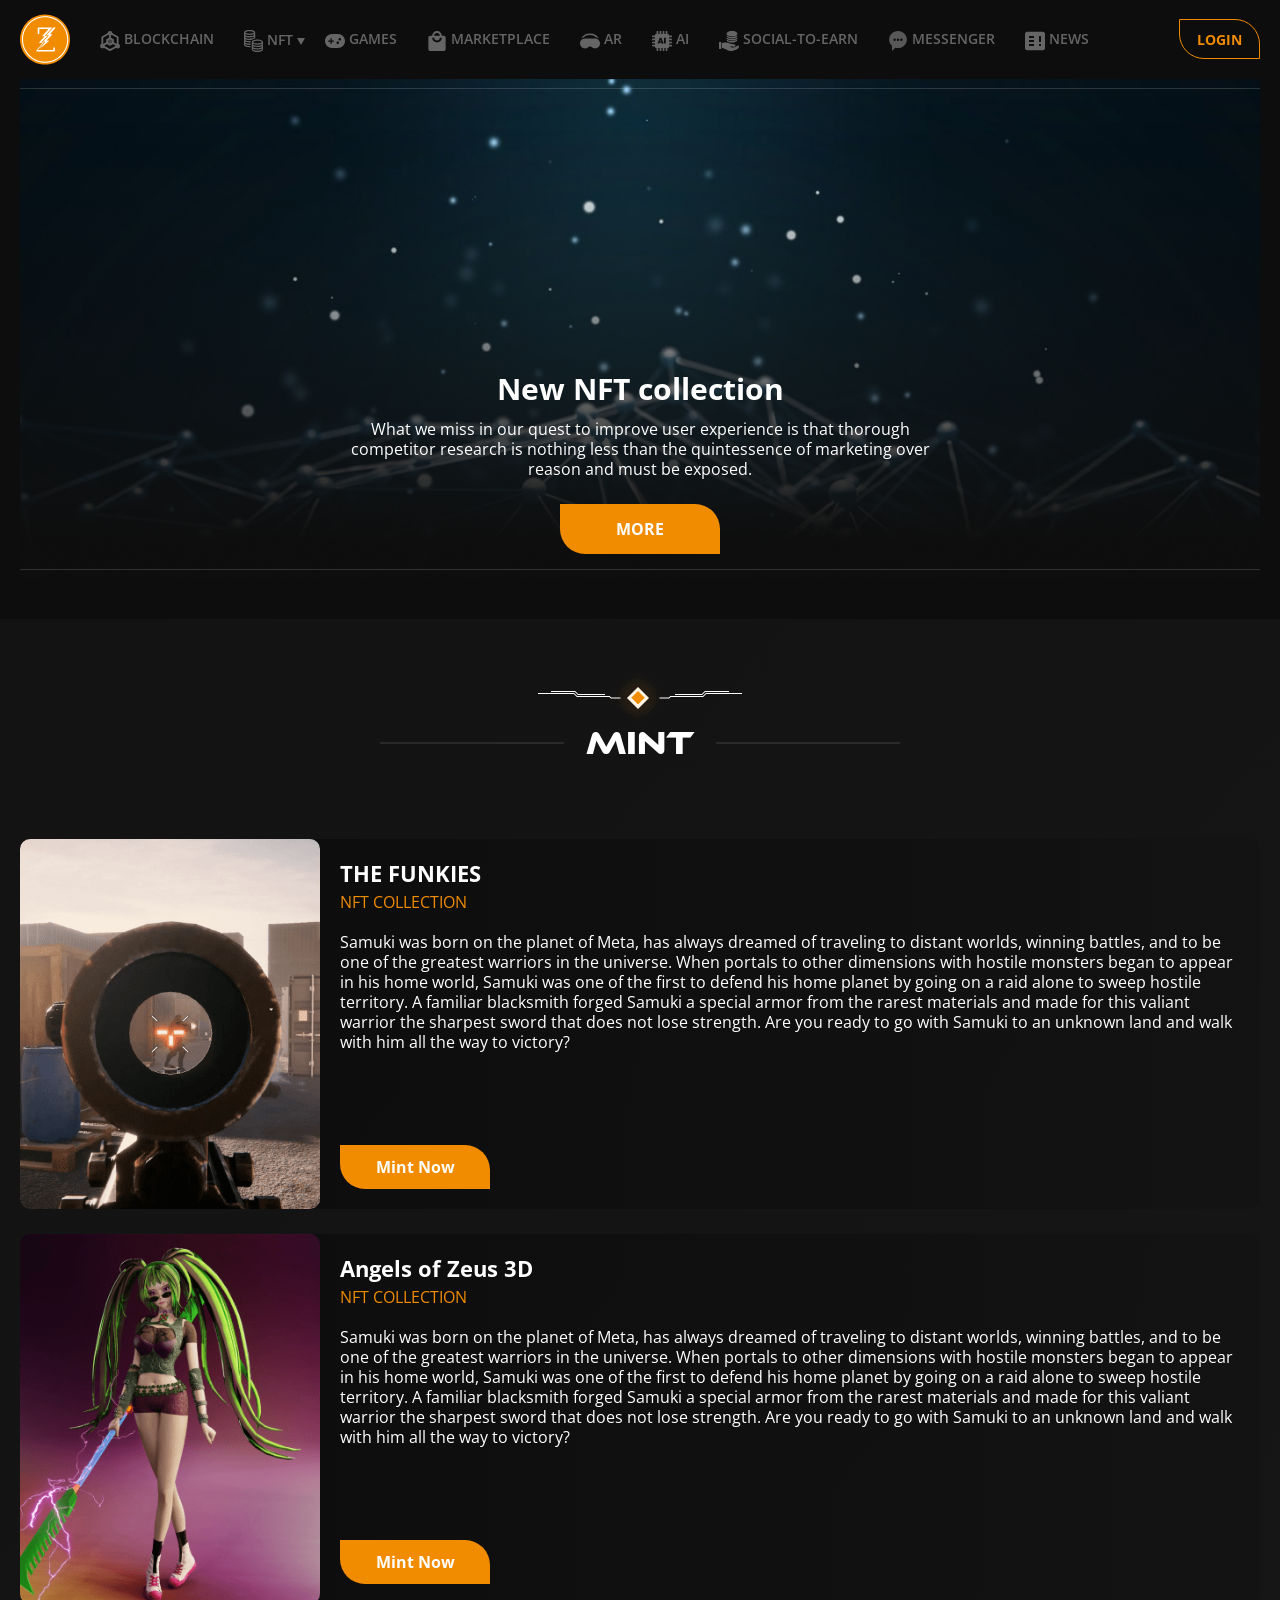
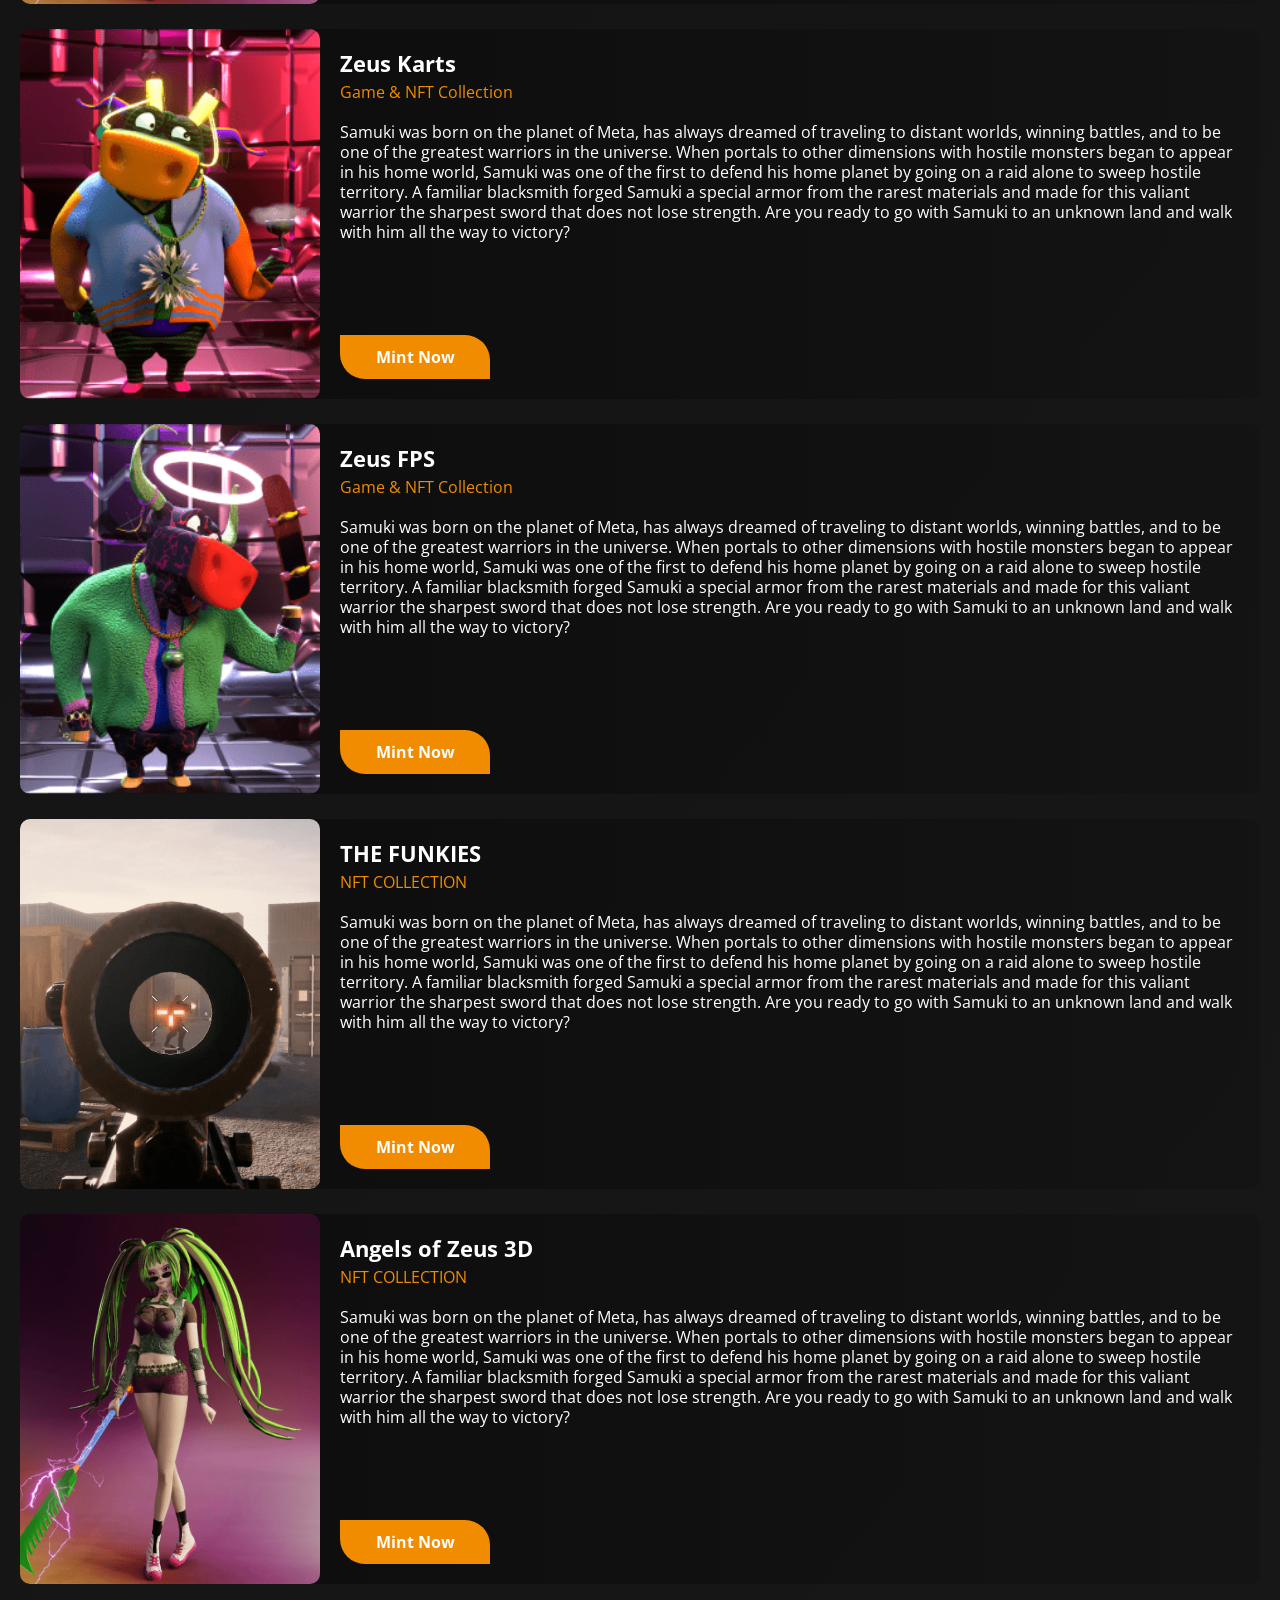
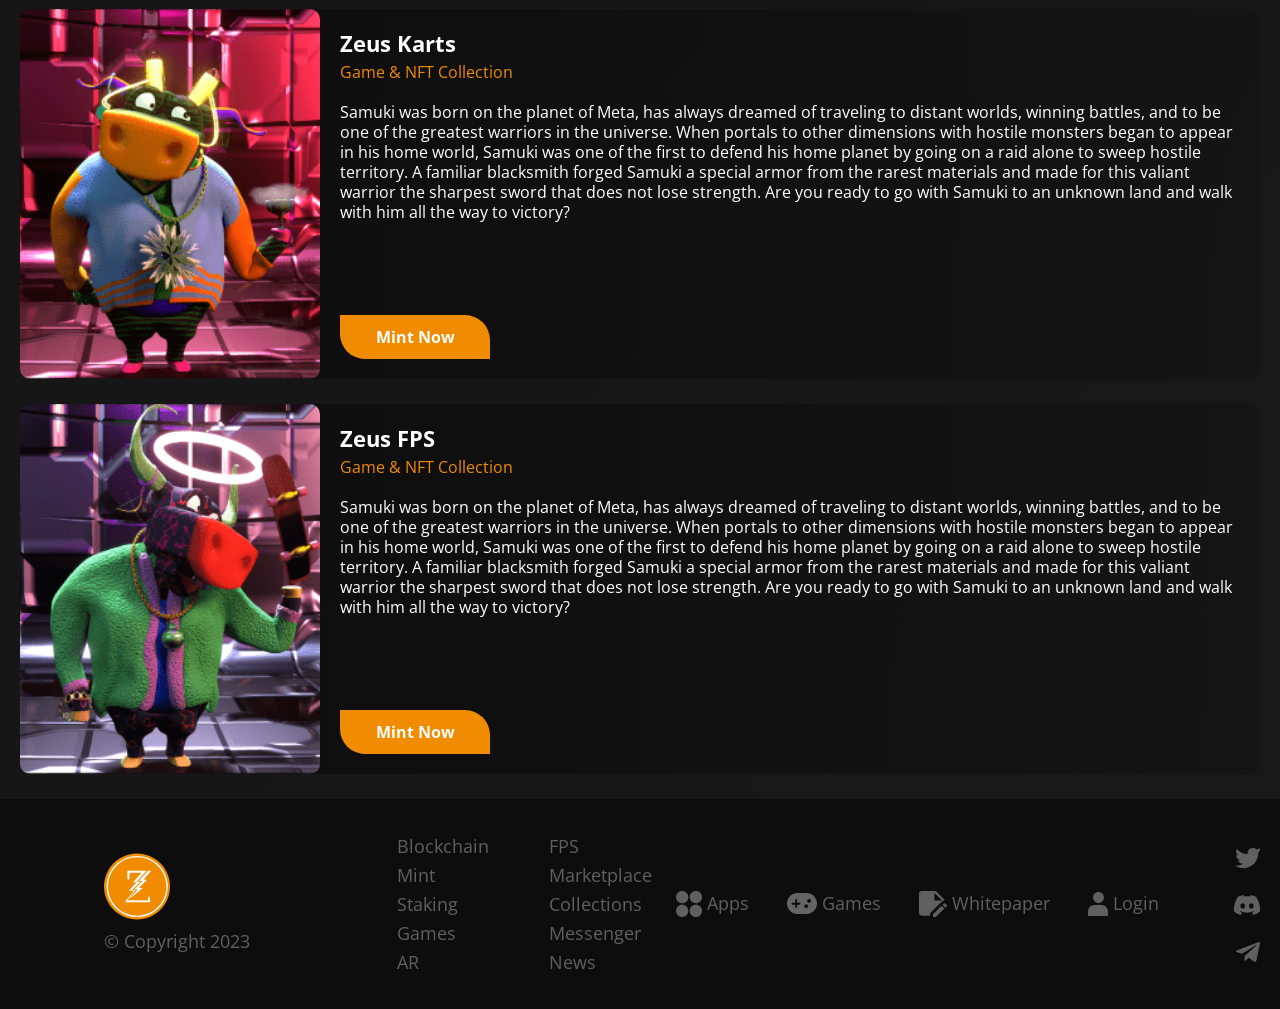
<file: public/mint.html>
<!DOCTYPE html>
<html lang="en">
<head>
    <meta charset="UTF-8">
    <meta http-equiv="X-UA-Compatible" content="IE=edge">
    <meta name="viewport" content="width=device-width, initial-scale=1.0">
    <title>Mint</title>
    <link rel="shortcut icon" href="../assets/img/svg/logo.svg" type="image/x-icon">
    <link rel="stylesheet" href="../assets/style/css/plugins/bootstrap.css">
    <link rel="stylesheet" href="../assets/style/css/plugins/swiper.css">
    <link rel="stylesheet" href="../assets/style/css/main.css">
</head>
<body>

    <!-- Header -->
    <header class="header">
        <div class="container">
            <div class="row d-flex align-items-center">
                <div class="col-xl-11 col-6 d-flex">
                    <a href="./index.html" class="header__logo"><img loading="lazy" src="../assets/img/svg/logo.svg" alt=""></a>
                    <ul class="header-item d-none d-xl-flex align-items-center justify-content-between">
                        <li class="header-item__list"><a href="#">
                            <svg width="22" height="22" viewBox="0 0 22 22" fill="none" xmlns="http://www.w3.org/2000/svg">
                                <mask id="mask0_301_143" style="mask-type:luminance" maskUnits="userSpaceOnUse" x="0" y="0" width="23" height="22">
                                <path d="M19.4199 14.6839V6.78933L12.8411 3.08887M9.15696 3.08887L2.57812 6.78933V14.6839M4.15705 17.1513L10.999 20.9996L15.2095 18.6312L17.841 17.1507" stroke="white" stroke-width="2" stroke-linecap="round" stroke-linejoin="round"/>
                                <path d="M9.42072 8.76332L7.8418 9.68436V13.3685L9.42072 14.2895L10.9996 15.2106L12.5786 14.2895L14.1575 13.3685V9.68436L12.5786 8.76332L10.9996 7.84229L9.42072 8.76332Z" fill="#F18B00" stroke="white" stroke-width="2" stroke-linecap="round" stroke-linejoin="round"/>
                                <path d="M11.0002 7.84186V4.15771M14.158 13.1049L17.8422 15.2102M7.84235 13.1049L4.1582 15.2102" stroke="white" stroke-width="2" stroke-linecap="round" stroke-linejoin="round"/>
                                <path d="M10.9998 4.15784C11.8718 4.15784 12.5787 3.45093 12.5787 2.57892C12.5787 1.70691 11.8718 1 10.9998 1C10.1278 1 9.4209 1.70691 9.4209 2.57892C9.4209 3.45093 10.1278 4.15784 10.9998 4.15784Z" fill="#F18B00" stroke="white" stroke-width="2" stroke-linecap="round" stroke-linejoin="round"/>
                                <path d="M2.57892 18.1578C3.45093 18.1578 4.15784 17.4509 4.15784 16.5789C4.15784 15.7069 3.45093 15 2.57892 15C1.70691 15 1 15.7069 1 16.5789C1 17.4509 1.70691 18.1578 2.57892 18.1578Z" fill="#F18B00" stroke="white" stroke-width="2" stroke-linecap="round" stroke-linejoin="round"/>
                                <path d="M19.4217 18.1578C20.2937 18.1578 21.0006 17.4509 21.0006 16.5789C21.0006 15.7069 20.2937 15 19.4217 15C18.5497 15 17.8428 15.7069 17.8428 16.5789C17.8428 17.4509 18.5497 18.1578 19.4217 18.1578Z" fill="#F18B00" stroke="white" stroke-width="2" stroke-linecap="round" stroke-linejoin="round"/>
                                </mask>
                                <g mask="url(#mask0_301_143)">
                                <path d="M-1.63086 -1.10547H23.6319V24.1573H-1.63086V-1.10547Z" fill="#656565"/>
                                </g>
                            </svg>
                            <span>Blockchain</span>
                        </a></li>
                        <li class="header-list position-relative">
                            <div class="d-flex align-items-center">
                                <span>
                                    <svg width="19" height="22" viewBox="0 0 19 22" fill="none" xmlns="http://www.w3.org/2000/svg">
                                        <path d="M1.25162 9.16435C1.25162 9.39144 1.21738 9.62233 1.26392 9.83529C1.29387 9.97383 1.41958 10.1173 1.54046 10.2053C2.12565 10.6317 2.81139 10.7985 3.50302 10.9311C4.45248 11.1125 5.41102 11.1582 6.37438 11.0881C6.46318 11.0816 6.55197 11.0778 6.6413 11.0761C6.65574 11.0761 6.67072 11.0924 6.67232 11.093C6.60707 11.5325 6.54234 11.9655 6.47334 12.4278C5.61054 12.5109 4.72474 12.455 3.84215 12.342C2.95849 12.229 2.10051 12.0073 1.28799 11.6124C1.19866 12.4615 1.16657 12.5343 1.88601 12.8961C2.96117 13.4372 4.1326 13.5551 5.31207 13.5986C5.70201 13.6132 6.09249 13.6008 6.50062 13.6008V14.8775C4.71672 14.9638 2.96491 14.8296 1.3019 14.0723C1.11147 14.7085 1.27355 15.0633 1.86141 15.3458C2.68516 15.7418 3.56133 15.9363 4.46264 15.989C5.13448 16.0281 5.8106 15.9966 6.50169 15.9966V17.2825C6.31126 17.295 6.11923 17.3173 5.9272 17.3189C4.38561 17.3325 2.86916 17.1902 1.44044 16.541C0.963303 16.3242 0.516124 16.0477 0.245998 15.5794C0.116552 15.3555 0.0127804 15.0768 0.0117106 14.8226C-0.00326664 10.7187 -0.00112703 6.6142 0.00315219 2.50974C0.0036871 1.76382 0.48617 1.3292 1.05424 0.989648C1.9518 0.45289 2.95207 0.236122 3.97267 0.105192C5.06387 -0.0344301 6.15828 -0.0366032 7.24841 0.107909C8.41076 0.262199 9.5485 0.508304 10.5172 1.24173C10.9959 1.6041 11.2431 2.08327 11.2399 2.70478C11.2302 4.53997 11.2324 6.3757 11.2415 8.21089C11.2425 8.44722 11.1778 8.54012 10.9419 8.57598C10.1487 8.69767 9.37893 8.91335 8.6504 9.26322C8.54609 9.3132 8.42467 9.34471 8.34069 9.41914C7.86302 9.84073 7.27195 9.87984 6.68944 9.92113C5.40514 10.0124 4.12458 9.97383 2.86756 9.6647C2.33479 9.53377 1.81647 9.34145 1.25108 9.16435H1.25162ZM5.5838 3.78318C6.67767 3.75004 7.75229 3.67127 8.77931 3.30075C9.11095 3.18123 9.4351 3.01825 9.73036 2.8243C10.0385 2.6222 10.0272 2.46302 9.74053 2.23756C9.60841 2.13379 9.46077 2.04469 9.3094 1.97189C8.56107 1.61116 7.76192 1.44709 6.94299 1.36505C5.39551 1.20968 3.86515 1.26944 2.37866 1.77794C2.07162 1.8828 1.77743 2.0485 1.50356 2.22778C1.18154 2.43857 1.19331 2.61839 1.51104 2.8444C1.656 2.94762 1.81166 3.03998 1.97267 3.11386C3.12592 3.64193 4.3578 3.73592 5.5838 3.78318ZM1.25429 6.69026C1.25429 6.80435 1.27087 6.93039 1.25108 7.05045C1.18796 7.43455 1.36555 7.69043 1.68649 7.82897C2.1663 8.0365 2.64932 8.26414 3.15373 8.38094C4.55411 8.70582 5.97428 8.73353 7.39605 8.51567C8.13635 8.40213 8.86489 8.23534 9.52229 7.85233C10.0117 7.56711 10.1171 7.23897 9.94433 6.70058C7.05478 7.79366 4.17272 7.79474 1.25483 6.6908L1.25429 6.69026ZM1.25429 4.24605C1.25429 4.32592 1.26873 4.42425 1.25162 4.51715C1.16175 5.01262 1.44204 5.26687 1.82824 5.46191C2.46478 5.78353 3.14571 5.95466 3.84215 6.05897C4.85954 6.21109 5.88174 6.22576 6.90554 6.11928C7.74106 6.03181 8.55732 5.86122 9.32651 5.50483C9.95128 5.21526 10.108 4.88875 9.95021 4.25366C7.05692 5.32229 4.17005 5.32446 1.25376 4.24605H1.25429Z" fill="#656565"/>
                                        <path d="M7.74644 15.7681C7.74644 14.6473 7.77854 13.5249 7.73628 12.4052C7.70311 11.5403 8.10536 10.9862 8.78683 10.5755C9.60469 10.0822 10.5124 9.86213 11.4389 9.72142C12.7232 9.52638 14.0128 9.52747 15.2971 9.72251C16.1968 9.85887 17.0768 10.0778 17.8791 10.5396C18.6173 10.9644 19.0147 11.555 18.9992 12.4715C18.9612 14.6946 18.9655 16.9193 18.9976 19.1429C19.0104 20.0236 18.6258 20.6033 17.9176 21.0162C17.0222 21.5377 16.0337 21.761 15.0233 21.8914C13.9144 22.0343 12.8018 22.0397 11.6946 21.8892C10.552 21.7338 9.42764 21.4997 8.47444 20.7766C7.99089 20.4099 7.72879 19.9361 7.74109 19.2945C7.76356 18.1199 7.74751 16.9443 7.74751 15.7686L7.74644 15.7681ZM13.3795 13.4141C14.1712 13.3125 14.9671 13.2364 15.7534 13.1017C16.3578 12.9979 16.9446 12.804 17.4555 12.4362C17.7866 12.1977 17.7967 12.0179 17.4565 11.8016C17.1661 11.6164 16.8532 11.4512 16.5295 11.3382C15.4934 10.9775 14.4156 10.8732 13.3255 10.8748C12.253 10.877 11.1928 10.9856 10.176 11.3447C9.82133 11.4697 9.48648 11.6723 9.16982 11.882C8.94997 12.0276 8.96014 12.1716 9.16233 12.3411C9.31799 12.4715 9.49343 12.5883 9.67637 12.6736C10.8494 13.2196 12.1011 13.3407 13.379 13.4141H13.3795ZM9.04679 16.2527C8.97137 17.1105 8.92751 17.1632 9.66942 17.5348C10.0321 17.7168 10.4284 17.8434 10.8221 17.9461C11.9631 18.2433 13.1308 18.2808 14.2963 18.1993C15.2554 18.1324 16.2038 17.97 17.0858 17.5403C17.7095 17.236 17.8369 16.9823 17.6999 16.2456C16.3284 16.8862 14.8767 17.0823 13.3886 17.085C11.8914 17.0877 10.4311 16.8894 9.04679 16.2532V16.2527ZM17.7309 13.7705C16.3348 14.4333 14.8708 14.6272 13.3779 14.6294C11.8866 14.6316 10.4263 14.4311 9.01363 13.7792C9.01363 13.9421 9.02914 14.0524 9.01095 14.1562C8.94088 14.5604 9.12435 14.8331 9.46722 14.9749C9.96629 15.1814 10.4696 15.4036 10.9928 15.5198C12.5675 15.8691 14.1535 15.8561 15.7331 15.5296C16.3348 15.4052 16.9307 15.2389 17.4341 14.8608C17.5641 14.7636 17.6791 14.5952 17.7186 14.4376C17.7673 14.2437 17.7304 14.0269 17.7304 13.7705H17.7309ZM9.03877 18.7545C8.92109 19.4341 9.00239 19.6498 9.53355 19.9378C9.7443 20.0518 9.9695 20.1426 10.1958 20.2213C11.1918 20.569 12.2252 20.681 13.2709 20.682C14.5686 20.6837 15.8481 20.5652 17.0527 20.0127C17.7026 19.715 17.8454 19.4401 17.7117 18.7512C14.8195 19.8302 11.9315 19.8345 9.03877 18.754V18.7545Z" fill="#656565"/>
                                    </svg>
                                </span>
                                <span class="mx-1 text">NFT</span>
                                <span>
                                    <svg width="8" height="7" viewBox="0 0 8 7" fill="none" xmlns="http://www.w3.org/2000/svg">
                                        <path d="M4 7L-1.35122e-07 2.22545e-07L8 -4.76837e-07L4 7Z" fill="#656565"/>
                                    </svg>
                                </span>
                            </div>
                            <div class="header-info d-flex">
                                <ul class="header-info-item">
                                    <li class="header-info__list"><a href="#">
                                        <svg width="29" height="22" viewBox="0 0 29 22" fill="none" xmlns="http://www.w3.org/2000/svg">
                                            <path d="M5.92507 0C7.23266 0.0103355 8.54884 0.132065 9.82683 0.521084C10.3271 0.673246 10.8106 0.863879 11.233 1.17366C11.5012 1.37032 11.7268 1.59856 11.7881 1.93964C11.8118 2.07199 11.7836 2.18137 11.6919 2.28387C11.4234 2.58389 11.0791 2.77624 10.7132 2.93702C9.92541 3.28326 9.09118 3.46786 8.24037 3.5893C6.91117 3.77908 5.57693 3.80262 4.24151 3.67084C3.13463 3.56146 2.0461 3.36738 1.02655 2.90802C0.702983 2.76217 0.403986 2.58188 0.150579 2.3321C-0.00868912 2.17506 -0.0332602 2.00596 0.0377886 1.80757C0.139625 1.52306 0.348331 1.32381 0.590489 1.1527C1.00968 0.856128 1.48363 0.669226 1.97446 0.520222C3.25275 0.132639 4.56863 0.00861295 5.92507 0Z" fill="#494949"/>
                                            <path d="M15.908 11.8572C14.2896 11.8442 12.9198 11.7156 11.5909 11.3062C11.082 11.1495 10.5906 10.9534 10.164 10.6321C10.0903 10.5767 10.0261 10.5095 9.95561 10.4501C9.76378 10.2885 9.75371 10.0932 9.83778 9.87762C9.93192 9.63588 10.1075 9.45702 10.3126 9.30371C10.8091 8.93221 11.3849 8.71975 11.9799 8.55869C13.5453 8.13493 15.1439 8.0422 16.7591 8.14067C17.776 8.20269 18.7772 8.35112 19.7467 8.66664C20.1872 8.8099 20.612 8.98704 20.9904 9.25462C21.1994 9.40247 21.3939 9.56928 21.4966 9.8047C21.6523 10.1624 21.6061 10.283 21.3734 10.4978C20.9936 10.8483 20.5265 11.0519 20.0425 11.2215C19.1091 11.5491 18.1392 11.711 17.154 11.7906C16.6629 11.8302 16.1697 11.844 15.9083 11.8575L15.908 11.8572Z" fill="#494949"/>
                                            <path d="M23.1417 2.72514C24.4105 2.73346 25.6974 2.8529 26.9499 3.2201C27.4659 3.3714 27.9647 3.5626 28.4052 3.87267C28.6435 4.04034 28.8504 4.23499 28.9549 4.51233C29.0366 4.72937 29.0138 4.91484 28.8318 5.08537C28.513 5.38367 28.1337 5.58119 27.7305 5.74139C26.8569 6.08821 25.9404 6.26449 25.0079 6.37014C23.9516 6.48986 22.8921 6.51053 21.832 6.42727C20.594 6.32995 19.3755 6.14161 18.2343 5.63201C17.9104 5.48731 17.6111 5.30701 17.3583 5.05638C17.1999 4.89933 17.1762 4.72851 17.2461 4.53099C17.3503 4.23556 17.5703 4.03287 17.8225 3.85918C18.295 3.53418 18.829 3.33953 19.3802 3.18564C20.5984 2.84572 21.8462 2.73059 23.142 2.72456L23.1417 2.72514Z" fill="#494949"/>
                                            <path d="M21.5496 13.102C21.5496 13.5117 21.5546 13.9033 21.5446 14.2943C21.5428 14.3601 21.4862 14.4339 21.4362 14.4878C21.181 14.7637 20.8542 14.9415 20.512 15.0928C19.7207 15.4427 18.882 15.6285 18.0267 15.7499C16.6141 15.9503 15.1969 15.9658 13.7798 15.8051C12.7588 15.6891 11.7558 15.495 10.8159 15.0695C10.4749 14.915 10.148 14.7359 9.90706 14.4459C9.85939 14.3885 9.82742 14.3024 9.82594 14.2286C9.81795 13.8568 9.82209 13.4844 9.82209 13.0862C9.9109 13.1439 9.98136 13.1913 10.0533 13.2361C10.6833 13.628 11.3819 13.8554 12.1022 14.0259C13.4133 14.336 14.7473 14.4353 16.093 14.4057C17.4492 14.3762 18.7852 14.218 20.0783 13.8C20.5804 13.6377 21.0602 13.4296 21.4898 13.1238C21.5004 13.1161 21.5152 13.1141 21.5493 13.1017L21.5496 13.102Z" fill="#494949"/>
                                            <path d="M21.5493 19.177C21.5493 19.5973 21.5531 19.9889 21.5451 20.3805C21.544 20.4385 21.4969 20.5037 21.4546 20.5519C21.2325 20.804 20.946 20.9725 20.6434 21.1164C19.8838 21.4775 19.0723 21.6713 18.2429 21.802C16.7434 22.0382 15.2381 22.0595 13.7313 21.8849C12.7348 21.7695 11.7561 21.5754 10.8372 21.1655C10.4911 21.011 10.1584 20.8304 9.91239 20.5382C9.86176 20.4779 9.82802 20.3863 9.82624 20.3085C9.81736 19.9378 9.82239 19.5666 9.82239 19.1879C10.0566 19.3194 10.2703 19.4546 10.4971 19.564C11.3174 19.9591 12.1963 20.1718 13.0954 20.3047C15.0782 20.5982 17.056 20.5749 19.022 20.1678C19.7861 20.0096 20.5277 19.7851 21.2044 19.3932C21.3131 19.3303 21.4173 19.2603 21.5496 19.177H21.5493Z" fill="#494949"/>
                                            <path d="M21.5484 11.0567C21.5484 11.4868 21.5514 11.8864 21.5446 12.2861C21.5437 12.3352 21.4978 12.3892 21.4611 12.4314C21.2331 12.692 20.9377 12.8643 20.6259 13.0113C19.8793 13.3633 19.0821 13.5539 18.268 13.6843C16.9379 13.8973 15.5998 13.9381 14.2582 13.8238C13.1057 13.7256 11.9719 13.537 10.9032 13.0808C10.5681 12.9378 10.2519 12.7635 9.98758 12.5117C9.87479 12.4044 9.80966 12.2892 9.81736 12.1222C9.83275 11.7756 9.82209 11.4282 9.82209 11.0633C9.98876 11.1638 10.1335 11.2603 10.2866 11.3424C11.072 11.7641 11.9251 11.9918 12.8017 12.1394C14.9737 12.5054 17.1389 12.4807 19.2899 11.9921C20.0848 11.8115 20.8486 11.5488 21.5487 11.0567H21.5484Z" fill="#494949"/>
                                            <path d="M21.5499 17.1493C21.5499 17.4788 21.528 17.7892 21.5564 18.0952C21.5827 18.38 21.4596 18.5641 21.2444 18.7263C20.7527 19.0969 20.1854 19.3122 19.5969 19.4779C18.0851 19.9034 16.5365 20.0116 14.9717 19.9533C14.0042 19.9172 13.0465 19.8035 12.1078 19.566C11.4574 19.4015 10.8242 19.1948 10.2641 18.8196C10.2114 18.7843 10.1616 18.7449 10.1107 18.7073C9.90765 18.5575 9.79308 18.3803 9.81617 18.1116C9.84282 17.7998 9.82239 17.4843 9.82239 17.1441C9.90972 17.2004 9.97663 17.2449 10.0444 17.2873C10.699 17.6976 11.4278 17.9287 12.178 18.101C13.4713 18.3978 14.786 18.4969 16.1117 18.4653C17.3426 18.4357 18.5593 18.2994 19.7446 17.9609C20.3616 17.7846 20.9554 17.5575 21.4812 17.1877C21.4957 17.1774 21.5126 17.1702 21.5502 17.1495L21.5499 17.1493Z" fill="#494949"/>
                                            <path d="M11.7676 5.01819C11.7676 5.40147 11.7742 5.78876 11.762 6.1752C11.7597 6.24927 11.6972 6.33253 11.6406 6.39253C11.3766 6.6736 11.0394 6.85361 10.6865 7.00606C9.86916 7.35919 9.00444 7.54265 8.12344 7.66237C7.0204 7.81252 5.91234 7.84669 4.80191 7.77319C3.58253 7.69251 2.38151 7.51509 1.24236 7.05889C0.848929 6.90127 0.475627 6.70863 0.172189 6.40861C0.0777536 6.31502 0.0297956 6.21482 0.0342362 6.07787C0.0443014 5.76752 0.0371965 5.45659 0.0377886 5.14595C0.0377886 5.1003 0.0422292 5.05494 0.0443014 5.01819C0.348627 5.17581 0.638447 5.34778 0.945733 5.481C1.76161 5.83441 2.62633 6.02017 3.50704 6.14477C4.60919 6.30066 5.71607 6.34631 6.82739 6.28487C8.18205 6.20994 9.51658 6.02706 10.7783 5.51229C11.1155 5.37477 11.4311 5.18787 11.7674 5.01819H11.7676Z" fill="#494949"/>
                                            <path d="M0.0374926 2.96199C1.22016 3.73572 2.53782 3.99641 3.88449 4.16407C4.91499 4.29241 5.95023 4.3125 6.98636 4.24762C8.2759 4.16695 9.5456 3.98177 10.7478 3.49715C11.0953 3.35704 11.4207 3.16497 11.7602 2.99472C11.7617 3.01367 11.7676 3.05358 11.7676 3.09349C11.7682 3.41848 11.7629 3.74376 11.7709 4.06847C11.7739 4.18389 11.7339 4.26944 11.6572 4.35012C11.3772 4.64554 11.024 4.83388 10.6522 4.99207C9.86532 5.32711 9.03464 5.5054 8.18857 5.62483C7.02692 5.78876 5.85935 5.81862 4.69 5.73623C3.50082 5.65239 2.33 5.47095 1.22075 5.02106C0.832647 4.86373 0.464377 4.67195 0.166565 4.37337C0.0762734 4.28293 0.0312758 4.18647 0.0345322 4.05498C0.0437094 3.69783 0.0377886 3.34039 0.0377886 2.96142L0.0374926 2.96199Z" fill="#494949"/>
                                            <path d="M9.82209 15.1146C10.8052 15.7829 11.9053 16.0514 13.0329 16.2371C14.2878 16.4438 15.5531 16.4883 16.8219 16.4057C18.0904 16.3233 19.3409 16.1398 20.5238 15.6615C20.8717 15.5208 21.1979 15.3308 21.5395 15.1608C21.5407 15.1694 21.5493 15.2033 21.5493 15.2375C21.5502 15.5814 21.5549 15.9256 21.546 16.2696C21.5443 16.3431 21.5099 16.4292 21.4611 16.4855C21.1878 16.8013 20.8213 16.9902 20.4409 17.1524C19.6499 17.4895 18.8145 17.6683 17.9637 17.7875C16.8121 17.9485 15.6549 17.979 14.4959 17.8983C13.302 17.8153 12.1267 17.6342 11.0128 17.1837C10.6155 17.0229 10.238 16.8277 9.93785 16.5168C9.85584 16.4318 9.81736 16.3425 9.82002 16.2225C9.82772 15.861 9.82269 15.4993 9.82269 15.1143L9.82209 15.1146Z" fill="#494949"/>
                                            <path d="M17.2464 5.69058C18.5217 6.51369 19.9492 6.77265 21.4084 6.92079C22.9824 7.08071 24.5511 7.02874 26.1074 6.74279C26.9819 6.58202 27.8338 6.35004 28.6104 5.90935C28.6699 5.87547 28.727 5.83786 28.7847 5.80111C28.8407 5.76551 28.8963 5.72905 28.9724 5.67938C28.9724 6.10084 28.9766 6.5002 28.968 6.89926C28.9668 6.95611 28.912 7.01898 28.8682 7.06693C28.5757 7.38561 28.1956 7.57854 27.7998 7.74276C27.0378 8.05828 26.2355 8.23025 25.4197 8.34767C24.4262 8.49065 23.4265 8.52424 22.4238 8.48979C22.1135 8.47916 21.8036 8.45246 21.4939 8.42835C21.4368 8.42404 21.377 8.40624 21.3264 8.38012C20.477 7.94028 19.5587 7.71175 18.6194 7.54839C18.3965 7.50963 18.1712 7.48207 17.9471 7.44992C17.6309 7.40455 17.4513 7.17947 17.2653 6.96328C17.2514 6.94692 17.2479 6.9185 17.2476 6.89582C17.2467 6.49962 17.247 6.10343 17.247 5.69029L17.2464 5.69058Z" fill="#494949"/>
                                            <path d="M11.7676 7.01869C11.7676 7.2145 11.7585 7.38704 11.7706 7.55815C11.7801 7.69051 11.7395 7.74706 11.5995 7.78094C11.0344 7.9176 10.487 8.10536 9.97455 8.37868C9.65306 8.55036 9.34488 8.74358 9.12819 9.037C9.03286 9.1659 8.96655 9.31979 8.91208 9.4708C8.88455 9.54746 8.85494 9.57502 8.77709 9.58937C7.70662 9.78431 6.62608 9.85695 5.53904 9.83369C4.42239 9.80986 3.3161 9.69445 2.23408 9.41252C1.61833 9.25203 1.01945 9.04992 0.487764 8.69592C0.451352 8.67152 0.416419 8.64453 0.380599 8.61956C0.139329 8.45103 -0.00572876 8.25121 0.0300917 7.93425C0.0632478 7.64198 0.0371965 7.3434 0.0371965 7.04339C0.0608795 7.04339 0.0780496 7.03822 0.0866347 7.04425C0.746796 7.50418 1.49873 7.7574 2.27731 7.94229C3.82765 8.31064 5.40286 8.39504 6.99169 8.30346C8.05801 8.24202 9.10835 8.08957 10.1297 7.77721C10.6862 7.60696 11.2209 7.38963 11.6969 7.05372C11.7114 7.04339 11.7295 7.03736 11.7674 7.01898L11.7676 7.01869Z" fill="#494949"/>
                                            <path d="M0.0374926 13.0928C0.619797 13.5074 1.24532 13.7457 1.89542 13.9283C2.90401 14.2114 3.93777 14.348 4.98397 14.4003C6.26906 14.4643 7.54676 14.4023 8.81409 14.1761C8.84754 14.17 8.88218 14.17 8.92422 14.1666V15.65C8.65689 15.6925 8.38691 15.7413 8.11515 15.7775C6.89873 15.9397 5.67788 15.967 4.45495 15.8616C3.35665 15.7672 2.27612 15.5866 1.24976 15.176C0.888598 15.0316 0.545195 14.8553 0.251823 14.599C0.107357 14.4726 0.0185462 14.336 0.0315719 14.1284C0.0525904 13.7957 0.0371965 13.4606 0.0371965 13.0925L0.0374926 13.0928Z" fill="#494949"/>
                                            <path d="M0.0478539 15.2599C1.03662 15.9268 2.14646 16.1969 3.28442 16.379C4.82204 16.6247 6.36675 16.6365 7.91325 16.4637C8.20189 16.4315 8.48786 16.3795 8.77531 16.337C8.82267 16.3302 8.87034 16.3253 8.93162 16.3178C8.93162 16.7973 8.9331 17.2647 8.92747 17.7323C8.92718 17.7605 8.87152 17.8084 8.83718 17.8127C8.19744 17.8937 7.55889 17.9896 6.9165 18.0413C5.99553 18.115 5.07278 18.0861 4.15447 17.9867C3.02421 17.8644 1.91259 17.6637 0.883269 17.1633C0.599962 17.0255 0.330273 16.8644 0.12956 16.6207C0.0792337 16.5595 0.0437094 16.4691 0.0413411 16.391C0.0318679 16.0568 0.0371965 15.7221 0.0377886 15.3876C0.0377886 15.3509 0.0431173 15.3144 0.0475578 15.2599H0.0478539Z" fill="#494949"/>
                                            <path d="M8.92658 10.1458V11.6057C8.44819 11.668 7.97216 11.7417 7.49347 11.7897C6.55415 11.8839 5.61186 11.8908 4.67076 11.8207C3.43214 11.7283 2.21366 11.5396 1.06829 11.0415C0.729626 10.8942 0.411683 10.7125 0.153539 10.4461C0.0715368 10.3614 0.0321639 10.2709 0.0351243 10.1512C0.0428212 9.83599 0.0374926 9.52018 0.0380847 9.20495C0.0380847 9.1593 0.0422292 9.11365 0.0451895 9.05164C0.19824 9.14495 0.331457 9.23337 0.471186 9.31003C1.21809 9.72 2.03337 9.93791 2.8676 10.0981C4.07839 10.3304 5.30369 10.4085 6.53372 10.351C7.32976 10.3137 8.12284 10.2173 8.92718 10.1466L8.92658 10.1458Z" fill="#494949"/>
                                            <path d="M0.0374926 11.0705C1.02803 11.7397 2.1281 12.0076 3.25571 12.1925C4.50113 12.3966 5.75722 12.4469 7.01596 12.3576C7.61958 12.3148 8.21906 12.2192 8.8206 12.1477C8.84961 12.1443 8.87863 12.14 8.92037 12.1345V13.6311C8.51154 13.6874 8.09975 13.7534 7.6853 13.7997C6.71253 13.9079 5.7362 13.9234 4.75987 13.8554C3.48632 13.7667 2.2329 13.5792 1.05586 13.0638C0.72637 12.9197 0.4179 12.742 0.1639 12.4859C0.0739051 12.3955 0.0300917 12.2979 0.0342362 12.1664C0.0440054 11.856 0.0371965 11.5451 0.0371965 11.2344C0.0371965 11.1882 0.0371965 11.142 0.0371965 11.0705H0.0374926Z" fill="#494949"/>
                                            <path d="M22.3732 10.5075C22.3732 10.2899 22.3447 10.0714 22.38 9.86327C22.4294 9.56899 22.3678 9.3152 22.1979 9.0769C22.1875 9.06255 22.1796 9.04647 22.1662 9.02408C22.2991 9.02408 22.4199 9.02149 22.5404 9.02436C24.2367 9.06743 25.9099 8.93393 27.5313 8.40969C28.0192 8.25178 28.4848 8.04679 28.9025 7.74993C28.917 7.7396 28.9348 7.733 28.9727 7.71319C28.9727 8.0333 28.9478 8.33877 28.9795 8.63879C29.0121 8.94943 28.8682 9.14179 28.6346 9.31232C28.1376 9.67464 27.5692 9.88652 26.9798 10.0516C25.5052 10.4639 23.9951 10.5652 22.4694 10.5219C22.4407 10.521 22.4122 10.5135 22.3732 10.5075Z" fill="#494949"/>
                                            <path d="M22.3743 12.5373V11.0613C22.5697 11.0613 22.7601 11.061 22.9504 11.0613C24.4664 11.0651 25.9632 10.9298 27.4153 10.4762C27.9611 10.3057 28.4822 10.0835 28.9727 9.7289C28.9727 9.86585 28.9727 9.97724 28.9727 10.0884C28.9727 10.3559 28.9771 10.6238 28.9694 10.8911C28.9677 10.9565 28.9458 11.043 28.8993 11.0823C28.6965 11.254 28.497 11.4377 28.2672 11.5695C27.6287 11.9364 26.9191 12.1267 26.1985 12.2703C24.9658 12.5161 23.7189 12.5993 22.462 12.5453C22.4377 12.5442 22.4134 12.5407 22.3746 12.5367L22.3743 12.5373Z" fill="#494949"/>
                                            <path d="M22.3746 14.5665V13.0831C22.4401 13.0831 22.5022 13.0816 22.5641 13.0831C23.8599 13.1147 25.1467 13.038 26.4155 12.767C27.2364 12.5916 28.0357 12.3559 28.751 11.9086C28.817 11.8672 28.8809 11.8233 28.9603 11.771C28.9653 11.817 28.9721 11.8514 28.9724 11.8862C28.9733 12.2255 28.9783 12.5649 28.9691 12.9039C28.9671 12.982 28.9327 13.0727 28.8821 13.1333C28.6601 13.3986 28.3614 13.5686 28.05 13.7161C27.2945 14.0741 26.4869 14.2645 25.6633 14.3965C24.5943 14.5679 23.5167 14.615 22.4347 14.5751C22.4202 14.5746 22.406 14.5711 22.3749 14.5665H22.3746Z" fill="#494949"/>
                                            <path d="M22.3764 16.6003V15.1195C22.5893 15.1195 22.7947 15.1195 22.9999 15.1195C24.4158 15.1209 25.8152 14.9943 27.1799 14.605C27.8105 14.425 28.4144 14.1873 28.973 13.7882C28.973 13.8539 28.973 13.8944 28.973 13.9346C28.973 14.2117 28.952 14.4907 28.9789 14.7655C29.0047 15.029 28.8866 15.1984 28.6932 15.3509C28.2572 15.6948 27.7495 15.9001 27.2225 16.0655C26.2317 16.3767 25.2104 16.5291 24.1737 16.5808C23.6325 16.6078 23.0893 16.6012 22.5472 16.6086C22.4939 16.6095 22.441 16.6035 22.3764 16.6V16.6003Z" fill="#494949"/>
                                        </svg>
                                        Mint  
                                    </a></li>
                                    <li class="header-info__list"><a href="#">
                                        <svg width="29" height="22" viewBox="0 0 29 22" fill="none" xmlns="http://www.w3.org/2000/svg">
                                            <path d="M24.4301 0H15.8715V4.46953H11.3003L20.1925 15.1244L29 4.38262H24.4301V0ZM0 17.5305H4.56992V22H13.1285V17.5305H17.6997L8.89092 6.87438L0 17.5305Z" fill="#494949"/>
                                        </svg>
                                        Staking
                                    </a></li>
                                    <li class="header-info__list"><a href="#">
                                        <svg width="29" height="29" viewBox="0 0 29 29" fill="none" xmlns="http://www.w3.org/2000/svg">
                                            <path d="M26.03 0H2.96997C1.33017 0 0 1.32931 0 2.96997V26.03C0 27.6698 1.32931 29 2.96997 29H26.03C27.6698 29 29 27.6707 29 26.03V2.96997C29 1.33017 27.6707 0 26.03 0ZM13.4911 19.4207H6.3594V17.9201L8.92028 15.3316C9.43661 14.8014 9.85175 14.3586 10.1657 14.0023C10.4796 13.6459 10.708 13.3216 10.8498 13.0284C10.9916 12.7352 11.0626 12.4213 11.0626 12.0866C11.0626 11.6818 10.9493 11.3782 10.7244 11.1759C10.4987 10.9735 10.1977 10.8723 9.82062 10.8723C9.42537 10.8723 9.04137 10.9631 8.66947 11.1447C8.29758 11.3264 7.90925 11.5841 7.50449 11.9197L6.33259 10.5307C6.62578 10.2799 6.93627 10.042 7.26406 9.81888C7.59184 9.59575 7.97325 9.41499 8.40828 9.27834C8.84331 9.14083 9.36569 9.0725 9.97456 9.0725C10.6448 9.0725 11.22 9.19358 11.7017 9.43575C12.1834 9.67791 12.5545 10.0066 12.8148 10.4234C13.0751 10.8394 13.2057 11.3108 13.2057 11.8366C13.2057 12.3997 13.0942 12.9134 12.871 13.3787C12.6479 13.844 12.3235 14.3041 11.8972 14.7608C11.4717 15.2165 10.9588 15.7216 10.3586 16.2751L9.04655 17.5102V17.6079H13.4911V19.4224V19.4207ZM23.0471 17.1002C22.6077 17.87 21.9712 18.4494 21.1383 18.8378C20.3055 19.2261 19.3031 19.4207 18.1312 19.4207H15.2425V9.21866H18.4451C19.515 9.21866 20.443 9.40807 21.2291 9.78775C22.0153 10.1666 22.625 10.7279 23.0575 11.4691C23.4899 12.2111 23.7061 13.1287 23.7061 14.2219C23.7061 15.3714 23.4864 16.3305 23.0471 17.1002Z" fill="#494949"/>
                                        </svg>
                                        2D
                                    </a></li>
                                    <li class="header-info__list"><a href="#">
                                        <svg width="29" height="27" viewBox="0 0 29 27" fill="none" xmlns="http://www.w3.org/2000/svg">
                                            <path d="M28.9987 19.0032C28.9898 19.0911 28.978 19.1791 28.9725 19.2671C28.9401 19.8012 28.927 20.3373 28.8731 20.8693C28.8131 21.4571 28.5212 21.9514 28.1658 22.4045C28.0229 22.5867 27.8497 22.7438 27.6882 22.9107C27.301 23.3107 26.7917 23.4678 26.2845 23.6193C23.9712 24.3069 21.6565 24.9904 19.3411 25.6711C18.3349 25.9671 17.3197 26.2247 16.2776 26.3588C16.0554 26.3874 15.8332 26.4111 15.582 26.4411C15.5033 20.8107 15.5599 15.2032 15.5371 9.57903C15.7683 9.51061 15.996 9.44149 16.2252 9.37517C18.8359 8.62049 21.4467 7.8651 24.0581 7.11181C25.486 6.69991 26.9152 6.2915 28.3438 5.88169C28.5674 5.81746 28.5715 5.81886 28.662 6.04576C28.8945 6.63079 28.9704 7.24236 28.9684 7.86859C28.967 8.33565 28.9732 8.8034 28.9773 9.27115C28.9773 9.31653 28.9911 9.36261 28.9987 9.40798V19.0032ZM18.533 22.3773C18.6178 22.3598 18.6689 22.3535 18.7179 22.3389C19.5744 22.0806 20.4308 21.8195 21.2873 21.5612C21.9663 21.3566 22.6344 21.1262 23.2334 20.7311C24.8386 19.672 25.958 18.2639 26.2996 16.3112C26.4563 15.4162 26.4901 14.5135 26.2817 13.6212C26.0326 12.5545 25.4805 11.7049 24.4411 11.2811C23.6827 10.9718 22.8759 10.9334 22.0885 11.1205C20.9236 11.397 19.7745 11.7391 18.6171 12.0469C18.515 12.0742 18.515 12.1279 18.515 12.2061C18.515 13.2498 18.5116 14.2936 18.5136 15.3373C18.5185 17.5322 18.5267 19.7279 18.533 21.9228C18.533 22.0652 18.533 22.2076 18.533 22.3766V22.3773Z" fill="#494949"/>
                                            <path d="M13.4671 9.57913C13.4444 15.2026 13.501 20.8101 13.4209 26.4468C13.0993 26.4028 12.8053 26.3616 12.5113 26.3219C11.089 26.1306 9.72459 25.6942 8.3533 25.2914C6.29465 24.6861 4.24153 24.0613 2.1884 23.4365C1.53278 23.2368 1.08902 22.7516 0.697722 22.2175C0.280195 21.6471 0.08765 21.0007 0.0648758 20.2886C-0.047615 16.8593 0.0213977 13.4287 0.0165669 9.99871C0.0151866 9.18677 0.0324398 8.37414 0.0441719 7.56221C0.0517633 7.00509 0.173226 6.47102 0.373363 5.953C0.41477 5.84549 0.463079 5.82803 0.572809 5.86015C2.26776 6.34954 3.96478 6.83196 5.65974 7.31995C8.18008 8.04532 10.699 8.77417 13.218 9.50233C13.2974 9.52537 13.3767 9.5512 13.4671 9.57982V9.57913ZM4.88265 13.4831C4.90267 13.4545 4.9144 13.4433 4.91923 13.4294C4.95098 13.34 4.9841 13.2506 5.01171 13.1592C5.16078 12.6607 5.58451 12.4031 6.08279 12.5099C6.85642 12.6754 7.36228 13.3204 7.3119 14.117C7.28499 14.5429 7.07726 14.8871 6.61004 14.9024C6.38023 14.9101 6.14904 14.9003 5.91854 14.885C5.75359 14.8738 5.67147 14.9471 5.64939 15.1021C5.60315 15.4274 5.55139 15.7528 5.51757 16.0802C5.4879 16.3664 5.51412 16.3881 5.80397 16.4272C5.86125 16.4348 5.91854 16.4418 5.97513 16.4502C6.59831 16.5382 7.0952 16.8321 7.41887 17.3857C7.69009 17.85 7.75772 18.3561 7.69906 18.8888C7.61487 19.6532 6.98064 20.0575 6.26843 19.7929C5.49618 19.5066 5.10626 18.9021 4.93717 18.1306C4.89508 17.9386 4.80605 17.8576 4.63697 17.8248C4.1801 17.7369 3.72324 17.6475 3.26569 17.5609C2.99447 17.51 2.97031 17.5344 2.99999 17.8088C3.00206 17.8297 3.0062 17.8507 3.01103 17.8716C3.2719 19.1296 3.9634 20.0952 4.98755 20.8282C5.78672 21.4007 6.66594 21.6806 7.66111 21.6304C8.20217 21.6031 8.65627 21.4258 9.04826 21.0809C9.72114 20.4889 9.86123 19.6819 9.74805 18.8574C9.61003 17.8576 9.09795 17.045 8.2629 16.4614C8.16214 16.3909 8.06483 16.3155 7.94061 16.2233C8.07449 16.1584 8.17042 16.1046 8.27118 16.0634C9.09519 15.7283 9.44716 14.9324 9.28567 14.0821C9.16144 13.4287 8.86607 12.8513 8.44095 12.3472C7.60452 11.3552 6.53344 10.8058 5.25463 10.6941C4.60108 10.6368 4.03104 10.8483 3.62386 11.3992C3.39543 11.7077 3.2436 12.0554 3.14629 12.4289C3.11731 12.5406 3.14284 12.6167 3.23808 12.6698C3.37542 12.7466 3.51275 12.8241 3.65354 12.8925C4.06209 13.0915 4.47272 13.2862 4.88196 13.4824L4.88265 13.4831Z" fill="#494949"/>
                                            <path d="M27.202 3.98822C26.6983 4.13622 26.2228 4.27864 25.7466 4.41617C23.5803 5.0431 21.4139 5.67003 19.247 6.29556C17.708 6.73958 16.169 7.18289 14.6286 7.62342C14.5624 7.64227 14.483 7.64855 14.4181 7.6297C12.1193 6.97136 9.8205 6.31092 7.52307 5.64699C5.66318 5.10943 3.80466 4.56697 1.94546 4.02592C1.90612 4.01475 1.86817 3.99869 1.81641 3.98054C2.07313 3.72781 2.35194 3.52675 2.67769 3.41784C3.65076 3.09251 4.62315 2.76299 5.60589 2.47186C7.3319 1.96083 9.06481 1.47492 10.797 0.984132C11.699 0.728614 12.6059 0.488454 13.5375 0.371167C13.8274 0.334864 14.1248 0.347431 14.4181 0.359299C15.298 0.39281 16.1793 0.405376 17.0379 0.654611C17.9323 0.915016 18.8343 1.14959 19.7293 1.4086C21.5596 1.93849 23.3891 2.47396 25.2159 3.01641C25.5968 3.12951 25.9674 3.27751 26.3394 3.41923C26.6562 3.54001 26.9336 3.72921 27.202 3.98891V3.98822Z" fill="#494949"/>
                                            <path d="M20.4531 20.0523C20.4531 19.5684 20.4531 19.086 20.4531 18.6036C20.4552 17.1864 20.4559 15.7692 20.4607 14.352C20.4614 14.0601 20.48 13.769 20.489 13.4772C20.4938 13.3348 20.5463 13.2517 20.6995 13.2126C21.2937 13.0611 21.8817 12.8929 22.5035 12.897C23.2647 12.9026 23.852 13.1965 24.1577 13.9275C24.2661 14.1872 24.3365 14.4727 24.3696 14.7527C24.469 15.5974 24.4379 16.438 24.1626 17.2506C23.7947 18.3369 23.0653 19.0958 22.0301 19.5398C21.5463 19.7472 21.0321 19.884 20.5311 20.0516C20.5125 20.0578 20.4904 20.0523 20.4531 20.0523Z" fill="#494949"/>
                                        </svg>
                                         3D
                                    </a></li>
                                </ul>
                                <ul class="header-info-item">
                                    <li class="header-info__list"><a href="#">
                                        <svg width="29" height="19" viewBox="0 0 29 19" fill="none" xmlns="http://www.w3.org/2000/svg">
                                            <path d="M7.60817 0C7.7661 0 7.9237 0 8.08162 0C8.25849 0.019778 8.43568 0.0376724 8.61223 0.0599619C9.90213 0.223209 11.0654 0.709811 12.1351 1.43092C12.6509 1.77845 13.2106 1.98439 13.8416 1.9778C14.2933 1.97309 14.7452 1.97906 15.1969 1.97686C15.791 1.97403 16.3305 1.79195 16.8172 1.46106C17.7451 0.830049 18.7479 0.370445 19.8527 0.147864C20.1856 0.0809957 20.5255 0.0483462 20.8621 0C21.0513 0 21.2408 0 21.43 0C21.4869 0.00973204 21.5437 0.0185223 21.6003 0.02951C22.0109 0.107994 22.4335 0.149434 22.8302 0.272811C23.9078 0.607781 24.7716 1.26956 25.4984 2.11342C26.4232 3.1874 27.0722 4.42525 27.6123 5.72087C28.449 7.72849 28.8747 9.82622 28.9771 11.9946C29.0415 13.3605 28.9714 14.7161 28.7516 16.0651C28.659 16.6324 28.5264 17.1855 28.2652 17.7051C27.6158 18.9963 26.0593 19.2955 25.0259 18.6861C24.5038 18.3782 24.0234 18.0171 23.5683 17.6213C22.5023 16.6939 21.5355 15.6701 20.6145 14.6034C20.1828 14.1033 19.6395 13.8603 18.9823 13.86C16.9789 13.8597 14.9758 13.8616 12.9724 13.8622C11.9838 13.8625 10.9949 13.8594 10.0064 13.8631C9.36173 13.8656 8.82953 14.1096 8.39778 14.5924C7.85327 15.2011 7.30497 15.8073 6.7355 16.3925C5.94622 17.204 5.11998 17.9763 4.15382 18.5854C3.30547 19.1203 2.43911 19.1376 1.58287 18.6375C0.986557 18.2893 0.671347 17.7117 0.479947 17.0712C0.200428 16.136 0.105044 15.1697 0.040296 14.2022C-0.0370852 13.0598 0.000815805 11.9186 0.121151 10.7787C0.309709 8.99554 0.731357 7.27171 1.43442 5.62041C1.99693 4.29905 2.66525 3.03577 3.64278 1.96148C4.43049 1.09564 5.36696 0.452069 6.52357 0.174235C6.87826 0.0888441 7.24622 0.0568225 7.60817 0.000313937V0ZM9.03104 8.42826C9.10337 8.42826 9.15959 8.42826 9.21581 8.42826C9.73126 8.42826 10.2467 8.42826 10.7619 8.42826C11.0376 8.42826 11.0325 8.42606 11.1472 8.17303C11.403 7.60825 11.3929 7.06295 11.048 6.53396C10.999 6.45862 10.9463 6.43099 10.8572 6.43162C10.3314 6.43539 9.80548 6.43382 9.27961 6.43319C9.22402 6.43319 9.16812 6.42817 9.09926 6.42471C9.09926 6.35345 9.09863 6.29694 9.09926 6.24043C9.10463 5.70768 9.10937 5.17525 9.11569 4.6425C9.11663 4.56684 9.116 4.50499 9.02378 4.46952C8.43062 4.24128 7.83526 4.19105 7.22727 4.41332C7.12431 4.45099 7.09683 4.50217 7.09809 4.60576C7.10346 5.15421 7.10062 5.70266 7.10062 6.25142C7.10062 6.30699 7.10062 6.36255 7.10062 6.43319C7.02387 6.43319 6.96702 6.43319 6.91048 6.43319C6.35302 6.43319 5.79556 6.43131 5.2381 6.43633C5.1803 6.43696 5.0906 6.46364 5.06976 6.5054C4.76813 7.10376 4.76686 7.70715 5.06154 8.31053C5.10576 8.40094 5.17209 8.43171 5.27537 8.43046C5.79588 8.42512 6.3167 8.42794 6.83721 8.42794H7.01408C7.01408 8.99052 7.0226 9.53269 7.00934 10.0745C7.00492 10.2532 7.07409 10.3511 7.21748 10.4356C7.69377 10.7165 8.53201 10.6845 8.97198 10.3555C9.00767 10.3288 9.0282 10.2607 9.02883 10.2114C9.03357 9.83532 9.03136 9.45922 9.03136 9.08313C9.03136 8.87028 9.03136 8.65775 9.03136 8.42763L9.03104 8.42826ZM18.56 9.02348C18.5568 9.87268 19.2738 10.585 20.1338 10.5875C20.9856 10.59 21.6988 9.88712 21.7061 9.03792C21.7133 8.18433 21.003 7.47201 20.1408 7.46824C19.2823 7.46479 18.5631 8.17208 18.56 9.02348ZM24.0401 8.60343C24.8929 8.61285 25.6096 7.9178 25.6247 7.0664C25.6399 6.2307 24.9311 5.503 24.0926 5.49326C23.1965 5.4829 22.4872 6.16477 22.4786 7.04537C22.4704 7.89205 23.1738 8.5937 24.0398 8.60343H24.0401ZM20.1344 6.30165C20.9983 6.30385 21.6957 5.61884 21.7061 4.75771C21.7162 3.9104 21.0077 3.2009 20.1496 3.1987C19.2671 3.19619 18.5562 3.89376 18.5597 4.75897C18.5631 5.60754 19.269 6.29914 20.1344 6.30134V6.30165Z" fill="#494949"/>
                                        </svg>
                                        Game-Ready
                                    </a></li>
                                    <li class="header-info__list"><a href="#">
                                        <svg width="29" height="29" viewBox="0 0 29 29" fill="none" xmlns="http://www.w3.org/2000/svg">
                                            <path d="M14.5 0C11.6322 0 8.82875 0.85041 6.44424 2.44369C4.05972 4.03697 2.20122 6.30156 1.10375 8.95109C0.0062826 11.6006 -0.280866 14.5161 0.27862 17.3288C0.838105 20.1415 2.2191 22.7252 4.24696 24.753C6.27482 26.7809 8.85847 28.1619 11.6712 28.7214C14.4839 29.2809 17.3994 28.9937 20.0489 27.8962C22.6984 26.7988 24.963 24.9403 26.5563 22.5558C28.1496 20.1712 29 17.3678 29 14.5C29 10.6544 27.4723 6.96623 24.753 4.24695C22.0338 1.52767 18.3456 0 14.5 0ZM12.4286 20.2896L7.25 15.1111L8.89679 13.4643L12.4286 16.9961L20.1032 9.32143L21.7562 10.9641L12.4286 20.2896Z" fill="#494949"/>
                                        </svg>
                                        Game-Pass 
                                    </a></li>
                                    <li class="header-info__list"><a href="#">
                                        <svg width="29" height="29" viewBox="0 0 29 29" fill="none" xmlns="http://www.w3.org/2000/svg">
                                            <path d="M7.26285 16.5471C7.09048 16.5471 6.95567 16.5471 6.82085 16.5471C5.36312 16.5471 3.90538 16.5543 2.44703 16.5447C1.42021 16.538 0.662413 16.0743 0.238267 15.1608C-0.177877 14.2634 -0.044908 13.4149 0.605779 12.6543C0.702427 12.5417 0.807079 12.4345 0.913577 12.3303C4.82262 8.50502 8.7329 4.68032 12.6432 0.856217C13.8067 -0.281377 15.2028 -0.285593 16.3583 0.844775C20.3135 4.71223 24.2693 8.57849 28.2209 12.449C29.2803 13.4866 29.2551 15.0277 28.171 15.9756C27.7438 16.3495 27.239 16.5453 26.6616 16.5459C25.1786 16.5471 23.6956 16.5459 22.2126 16.5459C22.0778 16.5459 21.9424 16.5459 21.7639 16.5459C21.7639 16.7133 21.7639 16.8452 21.7639 16.977C21.7639 18.3417 21.7669 19.7057 21.7626 21.0703C21.7577 22.6409 20.7524 23.6231 19.1531 23.6238C16.0616 23.625 12.9701 23.625 9.87791 23.6238C8.28474 23.6238 7.26223 22.6247 7.261 21.0697C7.25977 19.7051 7.261 18.3411 7.261 16.9764C7.261 16.8446 7.261 16.7133 7.261 16.5459L7.26285 16.5471Z" fill="#494949"/>
                                            <path d="M14.4979 25.9917C16.4715 25.9917 18.4451 25.9911 20.4181 25.9917C21.1839 25.9917 21.7348 26.4843 21.7342 27.1618C21.7342 27.8381 21.1783 28.3446 20.4199 28.3452C16.4604 28.3476 12.5009 28.3476 8.54136 28.3452C7.77802 28.3452 7.23629 27.8471 7.23568 27.1624C7.23568 26.4662 7.7614 25.9917 8.53951 25.9917C10.5254 25.9905 12.5113 25.9917 14.4979 25.9917Z" fill="#494949"/>
                                        </svg>
                                        Upgradable
                                    </a></li>
                                    <li class="header-info__list"><a href="#">
                                        <svg width="29" height="17" viewBox="0 0 29 17" fill="none" xmlns="http://www.w3.org/2000/svg">
                                            <circle cx="2" cy="2.34717" r="2" fill="#494949"/>
                                            <rect x="7" y="0.347168" width="22" height="4" rx="2" fill="#494949"/>
                                            <circle cx="2" cy="8.34717" r="2" fill="#494949"/>
                                            <rect x="7" y="6.34717" width="22" height="4" rx="2" fill="#494949"/>
                                            <circle cx="2" cy="14.3472" r="2" fill="#494949"/>
                                            <rect x="7" y="12.3472" width="22" height="4" rx="2" fill="#494949"/>
                                        </svg>
                                        Common
                                    </a></li>
                                </ul>
                                <ul class="header-info-item">
                                    <li class="header-info__list"><a href="#">
                                        <svg width="29" height="17" viewBox="0 0 29 17" fill="none" xmlns="http://www.w3.org/2000/svg">
                                            <circle cx="2" cy="2.34717" r="2" fill="#494949"/>
                                            <rect x="7" y="0.347168" width="22" height="4" rx="2" fill="#494949"/>
                                            <circle cx="2" cy="8.34717" r="2" fill="#494949"/>
                                            <rect x="7" y="6.34717" width="22" height="4" rx="2" fill="#494949"/>
                                            <circle cx="2" cy="14.3472" r="2" fill="#494949"/>
                                            <rect x="7" y="12.3472" width="22" height="4" rx="2" fill="#494949"/>
                                        </svg>
                                        Uncommon
                                    </a></li>
                                    <li class="header-info__list"><a href="#">
                                        <svg width="29" height="17" viewBox="0 0 29 17" fill="none" xmlns="http://www.w3.org/2000/svg">
                                            <circle cx="2" cy="2.34717" r="2" fill="#494949"/>
                                            <rect x="7" y="0.347168" width="22" height="4" rx="2" fill="#494949"/>
                                            <circle cx="2" cy="8.34717" r="2" fill="#494949"/>
                                            <rect x="7" y="6.34717" width="22" height="4" rx="2" fill="#494949"/>
                                            <circle cx="2" cy="14.3472" r="2" fill="#494949"/>
                                            <rect x="7" y="12.3472" width="22" height="4" rx="2" fill="#494949"/>
                                        </svg>
                                        Rare 
                                    </a></li>
                                    <li class="header-info__list"><a href="#">
                                        <svg width="29" height="17" viewBox="0 0 29 17" fill="none" xmlns="http://www.w3.org/2000/svg">
                                            <circle cx="2" cy="2.34717" r="2" fill="#494949"/>
                                            <rect x="7" y="0.347168" width="22" height="4" rx="2" fill="#494949"/>
                                            <circle cx="2" cy="8.34717" r="2" fill="#494949"/>
                                            <rect x="7" y="6.34717" width="22" height="4" rx="2" fill="#494949"/>
                                            <circle cx="2" cy="14.3472" r="2" fill="#494949"/>
                                            <rect x="7" y="12.3472" width="22" height="4" rx="2" fill="#494949"/>
                                        </svg>
                                        Ultra Rare 
                                    </a></li>
                                    <li class="header-info__list"><a href="#">
                                        <svg width="29" height="17" viewBox="0 0 29 17" fill="none" xmlns="http://www.w3.org/2000/svg">
                                            <circle cx="2" cy="2.34717" r="2" fill="#494949"/>
                                            <rect x="7" y="0.347168" width="22" height="4" rx="2" fill="#494949"/>
                                            <circle cx="2" cy="8.34717" r="2" fill="#494949"/>
                                            <rect x="7" y="6.34717" width="22" height="4" rx="2" fill="#494949"/>
                                            <circle cx="2" cy="14.3472" r="2" fill="#494949"/>
                                            <rect x="7" y="12.3472" width="22" height="4" rx="2" fill="#494949"/>
                                        </svg>
                                        Epic  
                                    </a></li>
                                </ul>
                                <ul class="header-info-item">
                                    <li class="header-info__list"><a href="#">
                                        <svg width="29" height="17" viewBox="0 0 29 17" fill="none" xmlns="http://www.w3.org/2000/svg">
                                            <circle cx="2" cy="2.34717" r="2" fill="#494949"/>
                                            <rect x="7" y="0.347168" width="22" height="4" rx="2" fill="#494949"/>
                                            <circle cx="2" cy="8.34717" r="2" fill="#494949"/>
                                            <rect x="7" y="6.34717" width="22" height="4" rx="2" fill="#494949"/>
                                            <circle cx="2" cy="14.3472" r="2" fill="#494949"/>
                                            <rect x="7" y="12.3472" width="22" height="4" rx="2" fill="#494949"/>
                                        </svg>
                                        Legendary
                                    </a></li>
                                </ul>
                            </div>
                        </li>
                        <li class="header-item__list"><a href="#">
                            <svg width="30" height="21" viewBox="0 0 30 21" fill="none" xmlns="http://www.w3.org/2000/svg">
                                <path d="M10.5 0C4.701 0 0 4.701 0 10.5C0 16.299 4.701 21 10.5 21H19.5C25.299 21 30 16.299 30 10.5C30 4.701 25.299 0 19.5 0H10.5ZM9.1875 6C9.705 6 10.125 6.42 10.125 6.9375V9.75H12.5625C12.8111 9.75 13.0496 9.84877 13.2254 10.0246C13.4012 10.2004 13.5 10.4389 13.5 10.6875C13.5 10.9361 13.4012 11.1746 13.2254 11.3504C13.0496 11.5262 12.8111 11.625 12.5625 11.625H10.125V14.0625C10.125 14.3111 10.0262 14.5496 9.85041 14.7254C9.6746 14.9012 9.43614 15 9.1875 15C8.93886 15 8.7004 14.9012 8.52459 14.7254C8.34877 14.5496 8.25 14.3111 8.25 14.0625V11.625H5.4375C5.18886 11.625 4.9504 11.5262 4.77459 11.3504C4.59877 11.1746 4.5 10.9361 4.5 10.6875C4.5 10.4389 4.59877 10.2004 4.77459 10.0246C4.9504 9.84877 5.18886 9.75 5.4375 9.75H8.25V6.9375C8.25 6.42 8.67 6 9.1875 6ZM21 13.125C21 13.6223 20.8025 14.0992 20.4508 14.4508C20.0992 14.8025 19.6223 15 19.125 15C18.6277 15 18.1508 14.8025 17.7992 14.4508C17.4475 14.0992 17.25 13.6223 17.25 13.125C17.25 12.6277 17.4475 12.1508 17.7992 11.7992C18.1508 11.4475 18.6277 11.25 19.125 11.25C19.6223 11.25 20.0992 11.4475 20.4508 11.7992C20.8025 12.1508 21 12.6277 21 13.125ZM22.125 9.75C21.6277 9.75 21.1508 9.55246 20.7992 9.20082C20.4475 8.84919 20.25 8.37228 20.25 7.875C20.25 7.37772 20.4475 6.90081 20.7992 6.54917C21.1508 6.19754 21.6277 6 22.125 6C22.6223 6 23.0992 6.19754 23.4508 6.54917C23.8025 6.90081 24 7.37772 24 7.875C24 8.37228 23.8025 8.84919 23.4508 9.20082C23.0992 9.55246 22.6223 9.75 22.125 9.75Z" fill="#656565"/>
                            </svg>
                             <span>Games</span>   
                        </a></li>
                        <li class="header-item__list"><a href="#">
                            <svg width="19" height="22" viewBox="0 0 19 22" fill="none" xmlns="http://www.w3.org/2000/svg">
                                <path d="M9.5 12.5714C8.10025 12.5714 6.75782 12.0196 5.76805 11.0372C4.77827 10.0549 4.22222 8.72256 4.22222 7.33333H6.33333C6.33333 8.16687 6.66696 8.96627 7.26083 9.55567C7.85469 10.1451 8.66015 10.4762 9.5 10.4762C10.3399 10.4762 11.1453 10.1451 11.7392 9.55567C12.333 8.96627 12.6667 8.16687 12.6667 7.33333H14.7778C14.7778 8.72256 14.2217 10.0549 13.232 11.0372C12.2422 12.0196 10.8998 12.5714 9.5 12.5714ZM9.5 2.09524C10.3399 2.09524 11.1453 2.42636 11.7392 3.01576C12.333 3.60516 12.6667 4.40456 12.6667 5.2381H6.33333C6.33333 4.40456 6.66696 3.60516 7.26083 3.01576C7.85469 2.42636 8.66015 2.09524 9.5 2.09524ZM16.8889 5.2381H14.7778C14.7778 4.55022 14.6413 3.86908 14.376 3.23356C14.1108 2.59805 13.722 2.0206 13.232 1.5342C12.7419 1.0478 12.16 0.661965 11.5197 0.398726C10.8794 0.135487 10.1931 0 9.5 0C8.10025 0 6.75782 0.551869 5.76805 1.5342C4.77827 2.51654 4.22222 3.84887 4.22222 5.2381H2.11111C0.939444 5.2381 0 6.17048 0 7.33333V19.9048C0 20.4605 0.22242 20.9934 0.61833 21.3863C1.01424 21.7793 1.55121 22 2.11111 22H16.8889C17.4488 22 17.9858 21.7793 18.3817 21.3863C18.7776 20.9934 19 20.4605 19 19.9048V7.33333C19 6.77764 18.7776 6.24471 18.3817 5.85178C17.9858 5.45884 17.4488 5.2381 16.8889 5.2381Z" fill="#656565"/>
                            </svg>
                            <span>Marketplace</span>
                        </a></li>
                        <li class="header-item__list"><a href="#">
                            <svg width="29" height="22" viewBox="0 0 29 22" fill="none" xmlns="http://www.w3.org/2000/svg">
                                <path d="M14.4995 2.262C17.8654 2.262 20.8904 3.42381 22.9277 5.51363C24.604 5.73163 26.1854 6.41618 27.4916 7.48925C25.206 2.68613 20.4717 0 14.4995 0C8.60892 0 3.84205 2.6825 1.5293 7.47113C2.72688 6.49367 4.15547 5.84022 5.67811 5.57344C7.6773 3.393 10.8274 2.262 14.4995 2.262Z" fill="#656565"/>
                                <path d="M21.7504 21.75C19.8645 21.7522 18.0524 21.0172 16.7008 19.7019L16.6972 19.6983C16.541 19.5809 16.3734 19.4795 16.1969 19.3956C15.6657 19.149 15.086 19.0245 14.5004 19.0313C13.7501 19.0313 13.1791 19.2179 12.8057 19.3956C12.6287 19.4794 12.4605 19.5808 12.3037 19.6983L12.3001 19.7019C11.4478 20.5292 10.4054 21.1345 9.26444 21.4645C8.12347 21.7945 6.91888 21.8392 5.75661 21.5945C4.59433 21.3499 3.50997 20.8234 2.59886 20.0614C1.68775 19.2994 0.977798 18.3253 0.531437 17.2246C0.0850752 16.1239 -0.0840274 14.9304 0.0389974 13.7491C0.162022 12.5677 0.573406 11.4347 1.23698 10.4496C1.90055 9.46447 2.79598 8.65749 3.84454 8.09958C4.89311 7.54167 6.06268 7.24993 7.25043 7.25H21.7504C23.6732 7.25 25.5173 8.01384 26.8769 9.37348C28.2366 10.7331 29.0004 12.5772 29.0004 14.5C29.0004 16.4228 28.2366 18.2669 26.8769 19.6265C25.5173 20.9862 23.6732 21.75 21.7504 21.75Z" fill="#656565"/>
                            </svg>
                            <span>AR</span>
                        </a></li>
                        <li class="header-item__list"><a href="#">
                            <svg width="26" height="26" viewBox="0 0 26 26" fill="none" xmlns="http://www.w3.org/2000/svg">
                                <path d="M15.4171 25.9991H14.4884C14.2496 25.9608 14.0938 25.7959 13.9452 25.6274C13.8988 25.5745 13.8614 25.4916 13.8605 25.4224C13.855 24.371 13.8568 23.3197 13.8568 22.2674C13.8568 22.2164 13.8568 22.1653 13.8568 22.1143H12.1489V22.281C12.1489 23.3279 12.1489 24.3756 12.1471 25.4224C12.1471 25.4752 12.1398 25.5445 12.107 25.5791C11.9393 25.7577 11.7826 25.9554 11.5173 25.9982H10.5887C10.3663 25.9681 10.1849 25.8615 10.0227 25.7094C9.95616 25.6474 9.92517 25.5882 9.92426 25.4953C9.91332 24.4175 9.89783 23.3397 9.88234 22.2619C9.88234 22.2145 9.87778 22.1672 9.87505 22.1116H8.17533C8.17533 22.1708 8.17533 22.2227 8.17533 22.2747C8.17533 23.326 8.17533 24.3774 8.17351 25.4288C8.17351 25.4816 8.16622 25.5518 8.1325 25.5855C7.96116 25.7595 7.80805 25.9654 7.53737 25.9973H6.66245C6.6424 25.99 6.62235 25.98 6.60139 25.9763C6.20403 25.9216 6.05365 25.795 5.99624 25.3969C5.94976 25.0744 5.92971 24.7464 5.92515 24.4202C5.91421 23.7041 5.92059 22.988 5.91968 22.2719C5.91968 22.2246 5.91968 22.1781 5.91968 22.1289C5.59523 22.1089 5.28719 22.087 4.97914 22.0724C4.35029 22.0423 3.88549 21.3836 3.9019 20.9199C3.9101 20.6858 3.90099 20.4516 3.89916 20.2175C3.89916 20.1756 3.89916 20.1328 3.89916 20.0836C3.83081 20.0836 3.78251 20.0836 3.7342 20.0836C2.94313 20.0817 2.15115 20.0881 1.36007 20.0745C1.06114 20.069 0.760388 20.0353 0.466925 19.9788C0.183487 19.9232 0.055895 19.7556 0.0321993 19.4677C0.0130604 19.239 0.0212628 19.0085 0.00394667 18.7798C-0.0224832 18.4282 0.0823249 18.1403 0.36394 17.9161C0.434116 17.8606 0.493355 17.8269 0.584492 17.8278C1.63257 17.8305 2.67974 17.8296 3.72782 17.8296C3.77977 17.8296 3.83172 17.8296 3.89005 17.8296V16.1305C3.83901 16.1277 3.79618 16.125 3.75243 16.1241C2.66972 16.1086 1.587 16.094 0.50338 16.0785C0.4569 16.0785 0.391281 16.0822 0.366674 16.0548C0.215386 15.8899 0.0376675 15.736 0.026731 15.4891C0.0148832 15.2112 0.012149 14.9333 0.00576941 14.6545C0.000301167 14.4168 0.0677429 14.2109 0.259132 14.056C0.296498 14.0259 0.332042 13.9913 0.362117 13.953C0.421356 13.8774 0.495178 13.8546 0.591783 13.8546C1.63986 13.8583 2.68703 13.8565 3.73511 13.8565H3.88823V12.1491C3.82625 12.1491 3.77339 12.1491 3.72053 12.1491C2.72622 12.1491 1.731 12.1427 0.736692 12.1546C0.533455 12.1573 0.394926 12.0963 0.253663 11.9532C0.0814135 11.7792 0.00121254 11.5879 0.00576941 11.3501C0.00941491 11.1597 0.0103263 10.9702 0.00576941 10.7798C-0.00243296 10.4873 0.0786794 10.2341 0.292852 10.0245C0.356649 9.96167 0.413154 9.92613 0.506114 9.92522C1.46944 9.91702 2.43367 9.90336 3.39699 9.89151C3.55922 9.88969 3.72144 9.89151 3.89096 9.89151V8.17689H3.72691C2.71893 8.17689 1.71095 8.17234 0.702971 8.18054C0.525253 8.18236 0.398572 8.13772 0.277359 8.00562C0.136096 7.85073 0.00941491 7.69859 0.012149 7.4772C0.0148832 7.1729 0.00850354 6.86679 0.0312879 6.5634C0.055895 6.22176 0.20536 6.05321 0.544392 6.00492C0.879778 5.95755 1.22154 5.93295 1.56057 5.92748C2.28512 5.91564 3.01057 5.92293 3.73511 5.92202C3.78159 5.92202 3.82899 5.92202 3.87547 5.92202C3.89461 5.60406 3.91739 5.30432 3.92924 5.00458C3.95476 4.36137 4.59545 3.88306 5.09853 3.90401C5.3282 3.91313 5.55786 3.90401 5.78844 3.90219C5.83037 3.90219 5.87229 3.90219 5.9215 3.90219C5.9215 3.8284 5.9215 3.77555 5.9215 3.72271C5.92333 2.94011 5.91968 2.15842 5.93153 1.37582C5.93609 1.0943 5.96069 0.810959 6.00353 0.532174C6.05456 0.201459 6.22499 0.0602442 6.55855 0.0365566C6.78275 0.0210686 7.00877 0.0238018 7.23388 0.00649158C7.58112 -0.0208403 7.86364 0.0884872 8.08693 0.361806C8.14708 0.435602 8.17898 0.499376 8.17898 0.595038C8.17624 1.64276 8.17716 2.68957 8.17716 3.73729C8.17716 3.78831 8.17716 3.83933 8.17716 3.89217H9.87505C9.87778 3.83842 9.88234 3.79195 9.88325 3.74458C9.89874 2.66588 9.91241 1.5881 9.92882 0.509398C9.92882 0.462023 9.92335 0.396426 9.95069 0.371827C10.112 0.223324 10.2615 0.0474894 10.5021 0.0320013C10.7308 0.0174243 10.9614 0.0228907 11.1902 0.00466946C11.5474 -0.0244845 11.8391 0.0811987 12.0642 0.369094C12.1189 0.439246 12.1526 0.499376 12.1517 0.590482C12.1489 1.6382 12.1498 2.68501 12.1498 3.73273C12.1498 3.78375 12.1498 3.83477 12.1498 3.88944H13.8578V3.72362C13.8578 2.72055 13.8623 1.71747 13.8532 0.713476C13.8514 0.531263 13.9079 0.406448 14.0327 0.276166C14.2159 0.0875761 14.4228 0.00375839 14.6807 0.0110469C14.8666 0.0165133 15.0526 0.0165133 15.2376 0.0110469C15.5201 0.00375839 15.7644 0.0839318 15.9712 0.286188C16.0478 0.360895 16.0806 0.429224 16.0815 0.534908C16.0915 1.60449 16.1079 2.67408 16.1225 3.74367C16.1225 3.79104 16.1262 3.83933 16.1289 3.89399H17.8286V3.73C17.8286 2.73603 17.835 1.74115 17.8231 0.747185C17.8204 0.533996 17.8769 0.383671 18.0373 0.244279C18.1831 0.11673 18.3317 0.0174243 18.5286 0.0174243C18.8284 0.0174243 19.1301 0.012869 19.429 0.0347345C19.7844 0.0602442 19.9521 0.207836 20.0022 0.56315C20.0496 0.902977 20.0733 1.24827 20.0788 1.59265C20.0906 2.3133 20.0834 3.03304 20.0843 3.75369C20.0843 3.80015 20.0843 3.84662 20.0843 3.90857C20.3549 3.90857 20.6065 3.91039 20.8571 3.90857C21.6072 3.90037 22.1367 4.56727 22.1048 5.15308C22.0929 5.369 22.1048 5.58583 22.1057 5.80267C22.1057 5.84093 22.1103 5.8792 22.1139 5.92566C22.1722 5.92566 22.2205 5.92566 22.2688 5.92566C22.9979 5.92566 23.7279 5.91928 24.457 5.93113C24.7961 5.93659 25.1369 5.9621 25.4723 6.0113C25.7968 6.05868 25.9307 6.22631 25.9763 6.55338C25.9809 6.58345 25.9918 6.6126 26 6.64176V7.54371C25.9617 7.77603 25.805 7.92909 25.6482 8.0867C25.5808 8.15412 25.5152 8.18418 25.4176 8.18327C24.3705 8.17963 23.3233 8.18054 22.2761 8.18054H22.1139V9.87967C22.1649 9.8824 22.2078 9.88514 22.2515 9.88605C23.3342 9.90154 24.416 9.91702 25.4987 9.92887C25.5917 9.92978 25.65 9.96075 25.712 10.0273C25.8633 10.1894 25.9708 10.3707 26 10.593V11.5214C25.9608 11.7601 25.7968 11.9168 25.6282 12.0644C25.5753 12.1109 25.4924 12.1491 25.4231 12.1491C24.3714 12.1546 23.3196 12.1528 22.2679 12.1528H22.1148V13.8601H22.2816C23.3288 13.8601 24.3759 13.8601 25.4231 13.8619C25.476 13.8619 25.5452 13.8701 25.5799 13.902C25.7585 14.0687 25.9563 14.2263 25.9991 14.4915V15.4198C25.9699 15.6485 25.8569 15.8307 25.702 15.9956C25.6464 16.0548 25.5944 16.0831 25.5106 16.084C24.5919 16.0922 23.6733 16.105 22.7537 16.115C22.5432 16.1177 22.3317 16.115 22.113 16.115V17.8314C22.1722 17.8314 22.2233 17.8314 22.2752 17.8314C23.3269 17.8314 24.3787 17.8314 25.4295 17.8332C25.4823 17.8332 25.5516 17.8414 25.5862 17.8742C25.763 18.0437 25.9635 18.1995 25.9982 18.4683V19.3438C25.9909 19.3638 25.9799 19.3839 25.9772 19.4048C25.9225 19.8011 25.7959 19.9524 25.3976 20.0098C25.075 20.0562 24.7469 20.0763 24.4215 20.0808C23.7061 20.0918 22.9897 20.0854 22.2743 20.0863C22.2269 20.0863 22.1795 20.0863 22.1294 20.0863C22.1093 20.4134 22.0966 20.7259 22.0702 21.0374C22.0273 21.544 21.6527 21.9585 21.1515 22.0487C20.961 22.0833 20.766 22.0888 20.5719 22.1034C20.4105 22.1152 20.2492 22.1198 20.0824 22.128C20.0824 22.1972 20.0824 22.2501 20.0824 22.3029C20.0806 23.0846 20.087 23.8672 20.0724 24.6489C20.067 24.9432 20.0269 25.2384 19.9767 25.5281C19.9312 25.7941 19.7434 25.9317 19.48 25.9699C19.4326 25.9772 19.3871 25.9891 19.3397 25.9991H18.4648C18.2287 25.9654 18.0792 25.8032 17.9225 25.6465C17.855 25.58 17.825 25.5135 17.825 25.416C17.8286 24.3692 17.8277 23.3224 17.8277 22.2756V22.1134H16.128C16.1253 22.1681 16.1216 22.2164 16.1216 22.2637C16.107 23.3415 16.0906 24.4193 16.0797 25.4971C16.0788 25.59 16.0478 25.6483 15.9813 25.7112C15.819 25.8633 15.6377 25.9699 15.4153 26L15.4171 25.9991ZM8.49887 16.4038C8.49887 16.4038 8.49887 16.3974 8.49887 16.3938C8.8215 16.3938 9.14412 16.3901 9.46675 16.3956C9.56518 16.3974 9.61439 16.371 9.64447 16.2699C9.72194 16.012 9.81854 15.7606 9.89874 15.5037C9.92791 15.4107 9.96801 15.3716 10.0728 15.3697C10.8019 15.3615 11.531 15.3479 12.2601 15.3324C12.3449 15.3306 12.3841 15.3533 12.4087 15.4381C12.4934 15.7351 12.59 16.0284 12.6757 16.3254C12.6985 16.4038 12.7304 16.4293 12.8124 16.4284C13.1706 16.4238 13.5287 16.4293 13.886 16.4256C14.2396 16.422 14.5923 16.4156 14.9459 16.3992C15.0972 16.3929 15.1145 16.3546 15.0644 16.2143C14.8903 15.7332 14.7172 15.2522 14.5422 14.7712C13.835 12.827 13.1259 10.8837 12.4196 8.93945C12.3859 8.84744 12.3522 8.79368 12.2364 8.79824C11.9584 8.80826 11.6796 8.79733 11.4016 8.80279C10.9906 8.81099 10.5805 8.82466 10.1703 8.8365C10.0664 8.83924 10.009 8.88479 9.97074 8.99047C9.0858 11.4048 8.19538 13.8173 7.30679 16.2307C7.25393 16.3728 7.26305 16.3974 7.41433 16.4011C7.77615 16.4083 8.13888 16.4029 8.50069 16.4029L8.49887 16.4038ZM17.9562 16.3847V8.81099H15.5994V16.3856H17.9562V16.3847Z" fill="#656565"/>
                                <path d="M11.2252 11.4468C11.299 11.6618 11.3719 11.8558 11.4312 12.0526C11.5807 12.5464 11.721 13.042 11.8723 13.5358C11.9015 13.6306 11.8768 13.6771 11.7866 13.6771C11.3947 13.6771 11.0028 13.6734 10.6109 13.6652C10.5508 13.6643 10.4998 13.6361 10.5271 13.5532C10.7467 12.8699 10.9637 12.1847 11.1824 11.5014C11.186 11.4896 11.1979 11.4814 11.2261 11.4468H11.2252Z" fill="#656565"/>
                            </svg>
                            <span>AI</span>
                        </a></li>
                        <li class="header-item__list"><a href="#">
                            <svg width="26" height="26" viewBox="0 0 26 26" fill="none" xmlns="http://www.w3.org/2000/svg">
                                <path d="M13.9822 26C13.6267 25.9169 13.2559 25.8734 12.9185 25.7425C12.2637 25.4882 11.621 25.1991 10.9854 24.898C9.4532 24.1722 7.92665 23.4335 6.40009 22.6955C5.78466 22.3981 5.14514 22.1931 4.46526 22.1204C4.33884 22.1068 4.21455 22.0701 4.08991 22.0395C3.92241 21.9985 3.81795 21.891 3.79494 21.7165C3.77157 21.5389 3.74607 21.3598 3.74465 21.181C3.73332 19.6273 3.72412 18.0736 3.72199 16.5199C3.72128 15.9161 3.80096 15.8017 4.37496 15.6287C5.26908 15.3593 6.18197 15.1727 7.10406 15.0306C8.03536 14.8871 8.96913 14.859 9.90716 14.9259C10.8735 14.995 11.7949 15.246 12.6784 15.6434C13.1224 15.8431 13.5654 16.0455 13.9992 16.2671C14.5173 16.5318 15.0615 16.6645 15.638 16.7066C16.8016 16.7915 17.9631 16.9087 19.1044 17.1662C19.5424 17.2651 19.9755 17.3964 20.4014 17.5406C20.814 17.6802 21.1298 17.9564 21.3377 18.3505C21.4836 18.6271 21.5151 18.908 21.389 19.2036C21.2417 19.5493 21.0569 19.8661 20.781 20.1236C20.4935 20.3923 20.1539 20.497 19.7694 20.4696C18.7159 20.3941 17.6631 20.3006 16.6083 20.2492C15.7612 20.2078 14.9121 20.2168 14.0637 20.2067C13.9716 20.2056 13.8795 20.2261 13.7875 20.2376C13.7758 20.2391 13.7648 20.247 13.7464 20.2553C13.7556 20.2679 13.7602 20.2815 13.7687 20.2848C14.3965 20.5372 15.019 20.8037 15.6539 21.0357C16.1858 21.2299 16.7464 21.2878 17.3108 21.2907C18.3299 21.2961 19.3423 21.2184 20.343 21.0195C21.0973 20.8699 21.7594 20.5185 22.3349 20.0085C22.8133 19.5845 23.3264 19.2295 23.9365 19.0342C24.4602 18.8666 24.9786 18.8476 25.4836 19.104C25.7357 19.2321 25.9234 19.4144 25.9836 19.7097C26.0239 19.9075 25.9914 20.0852 25.8696 20.2427C25.769 20.3729 25.6617 20.4984 25.5501 20.6351C25.6369 20.6833 25.7208 20.73 25.8051 20.7771C25.9552 20.8609 26.0069 20.9918 25.9892 21.1609C25.9552 21.4871 25.8274 21.7752 25.5926 21.9913C25.2562 22.301 24.9124 22.6078 24.5427 22.8735C23.7637 23.4335 22.9648 23.9644 22.1762 24.51C21.6309 24.8876 21.0268 25.08 20.3745 25.1645C19.5116 25.276 18.6536 25.4253 17.7924 25.5522C16.8352 25.6936 15.877 25.8288 14.9195 25.9662C14.8289 25.9791 14.7372 25.9878 14.6462 25.9986H13.9829L13.9822 26Z" fill="#656565"/>
                                <path d="M0.000354106 14.7634C0.18024 14.4562 0.465649 14.4044 0.786115 14.412C1.36897 14.426 1.95254 14.4239 2.5354 14.4368C2.74574 14.4415 2.92633 14.6076 2.94333 14.8234C2.9713 15.1763 2.99043 15.5312 2.98972 15.8851C2.98653 18.1297 2.97803 20.374 2.96847 22.6185C2.96776 22.7951 2.98618 22.9775 2.86082 23.1328C2.77655 23.2371 2.67917 23.3044 2.54638 23.304C1.83958 23.3033 1.13243 23.3058 0.42599 23.2947C0.163243 23.2904 0.0832149 23.2012 0.0563029 22.9358C0.0371811 22.7484 0.0325778 22.5599 0.0198299 22.3718C0.0159348 22.3146 0.00672801 22.2575 0 22.2006C0 19.7215 0 17.2425 0 14.7634H0.000354106Z" fill="#656565"/>
                                <path d="M16.7956 0C17.4641 0.043518 18.1398 0.0456759 18.8027 0.139905C20.0481 0.316854 21.2456 0.669313 22.3285 1.34798C22.734 1.60189 23.1008 1.904 23.388 2.29422C23.6691 2.67617 23.8632 3.09553 23.8508 3.5843C23.8388 4.06299 23.6692 4.48199 23.3625 4.84812C22.7715 5.55303 22.024 6.01591 21.1855 6.35614C20.2039 6.75427 19.1865 6.97258 18.1373 7.06142C17.0449 7.15385 15.956 7.13155 14.8703 6.9769C13.6479 6.80283 12.479 6.46224 11.4174 5.80191C10.9847 5.53289 10.6019 5.20597 10.28 4.80316C9.77332 4.16873 9.65186 3.07863 10.3009 2.29135C10.7861 1.70259 11.3778 1.27461 12.0591 0.960632C13.0364 0.510347 14.0651 0.242046 15.126 0.111133C15.6773 0.0431583 16.2358 0.0356056 16.796 0.000719305L16.7956 0Z" fill="#656565"/>
                                <path d="M9.955 5.58936C10.2422 5.82025 10.5148 6.06518 10.8119 6.27306C11.6597 6.86648 12.608 7.22685 13.6055 7.45955C15.0584 7.79834 16.5293 7.91451 18.0162 7.80913C19.7315 7.68757 21.3438 7.21894 22.8168 6.30471C23.1093 6.12308 23.371 5.89074 23.6465 5.68143C23.6805 5.65553 23.7127 5.62676 23.7524 5.59367C23.968 6.23349 23.8416 6.80606 23.4868 7.34014C23.0792 7.95371 22.502 8.36156 21.8689 8.69783C20.9953 9.16214 20.0608 9.43548 19.0906 9.58797C17.6834 9.80952 16.2712 9.81383 14.8611 9.63617C13.5194 9.46713 12.2641 9.03411 11.1342 8.26589C10.6505 7.93681 10.2351 7.53436 9.99785 6.98049C9.81407 6.55071 9.78999 6.10474 9.92384 5.65301C9.93092 5.62892 9.94615 5.60698 9.955 5.589V5.58936Z" fill="#656565"/>
                                <path d="M9.92841 8.26123C9.98683 8.30295 10.0378 8.33064 10.0785 8.36984C10.569 8.84422 11.1607 9.15748 11.7602 9.45635C12.7485 9.94944 13.7942 10.2749 14.8862 10.3778C16.7637 10.5544 18.6387 10.5565 20.4765 10.0228C21.5937 9.6984 22.6263 9.21035 23.508 8.42487C23.5764 8.36409 23.6536 8.31338 23.7676 8.2267C23.8002 8.40581 23.8416 8.54607 23.8483 8.68813C23.877 9.28552 23.6904 9.80521 23.2945 10.2523C22.6557 10.973 21.8515 11.4258 20.9659 11.7445C19.7262 12.1901 18.4468 12.3929 17.1313 12.4095C15.6844 12.4278 14.2644 12.2861 12.8902 11.8002C12.1047 11.5226 11.3604 11.1665 10.7297 10.6026C10.3278 10.2429 10.0084 9.82535 9.88769 9.28012C9.82041 8.97729 9.84023 8.67339 9.893 8.37092C9.89866 8.33783 9.91424 8.30618 9.92947 8.26087L9.92841 8.26123Z" fill="#656565"/>
                                <path d="M23.7446 10.859C23.7786 11.0007 23.8048 11.0985 23.825 11.1978C23.933 11.7304 23.7672 12.1973 23.4871 12.6368C23.1691 13.1352 22.7251 13.4931 22.2322 13.7941C21.3859 14.3117 20.4585 14.6062 19.4995 14.8166C18.4638 15.0439 17.4163 15.0799 16.3618 15.0554C15.2733 15.0302 14.2057 14.8867 13.1667 14.5476C12.3289 14.2743 11.5311 13.9204 10.8406 13.3528C10.4971 13.0705 10.1958 12.7468 10.0159 12.3314C9.82537 11.8916 9.77934 11.4337 9.92487 10.9672C9.92983 10.9511 9.94045 10.9363 9.95072 10.9169C10.1288 11.0694 10.2928 11.2334 10.4787 11.3647C11.4808 12.0717 12.5885 12.5382 13.7726 12.8234C15.0251 13.1252 16.2956 13.1957 17.5778 13.1291C18.7619 13.0676 19.9234 12.8802 21.0481 12.4958C21.8954 12.2063 22.6769 11.7829 23.3724 11.2071C23.4907 11.1093 23.598 10.9971 23.7449 10.859H23.7446Z" fill="#656565"/>
                            </svg>
                            <span>Social-To-Earn</span>
                        </a></li>
                        <li class="header-item__list"><a href="#">
                            <svg width="23" height="26" viewBox="0 0 23 26" fill="none" xmlns="http://www.w3.org/2000/svg">
                                <path d="M1.35127e-05 11.1078C1.35127e-05 4.72315 5.02189 0 11.5005 0C17.9791 0 23 4.7241 23 11.1078C23 17.4916 17.9781 22.2147 11.4995 22.2147C10.3399 22.2147 9.2186 22.062 8.17397 21.7757C7.97008 21.7211 7.75351 21.7379 7.56062 21.8235L5.2701 22.8255C5.13203 22.8867 4.98093 22.9131 4.83018 22.9024C4.67943 22.8916 4.53366 22.844 4.40577 22.7638C4.27787 22.6836 4.17178 22.5733 4.09687 22.4426C4.02197 22.3119 3.98056 22.1648 3.9763 22.0143L3.90922 19.972C3.90402 19.8489 3.87422 19.7282 3.82155 19.6167C3.76889 19.5053 3.69443 19.4054 3.60254 19.323C2.4502 18.2875 1.53291 17.0192 0.91185 15.6028C0.290793 14.1863 -0.0197395 12.6542 0.000971885 11.1088L1.35127e-05 11.1078ZM7.97367 9.01779L4.6002 14.3622C4.26477 14.868 4.90688 15.4493 5.38607 15.078L9.0183 12.339C9.26748 12.1481 9.59332 12.1481 9.85209 12.339L12.5355 14.3431C13.3406 14.9444 14.4906 14.7249 15.0273 13.885L18.4008 8.54061C18.7362 8.03479 18.0941 7.46218 17.6149 7.82483L13.9827 10.5639C13.7431 10.7547 13.4076 10.7547 13.1585 10.5639L10.475 8.55969C10.2842 8.41613 10.0655 8.31366 9.83275 8.25877C9.60003 8.20388 9.35839 8.19779 9.12317 8.24086C8.88795 8.28394 8.6643 8.37525 8.46641 8.509C8.26852 8.64275 8.10073 8.81601 7.97367 9.01779Z" fill="#595858"/>
                                <path d="M3.73242 19.1907L4.66485 17.6431L8.39458 21.3573L3.73242 26.0002V19.1907Z" fill="#595858"/>
                                <rect x="3.73242" y="6.19092" width="16.1622" height="9.28569" fill="#595858"/>
                                <ellipse cx="7.14878" cy="11.4519" rx="1.55405" ry="1.54762" fill="#0E0D0D"/>
                                <ellipse cx="11.4984" cy="11.4519" rx="1.55405" ry="1.54762" fill="#0E0D0D"/>
                                <ellipse cx="15.8529" cy="11.4519" rx="1.55405" ry="1.54762" fill="#0E0D0D"/>
                            </svg>
                            <span>Messenger</span>
                        </a></li>
                        <li class="header-item__list"><a href="#">
                            <svg width="24" height="22" viewBox="0 0 24 22" fill="none" xmlns="http://www.w3.org/2000/svg">
                                <path d="M4.8 17.1111H10.8V14.6667H4.8V17.1111ZM16.8 17.1111H19.2V14.6667H16.8V17.1111ZM4.8 12.2222H10.8V9.77778H4.8V12.2222ZM16.8 12.2222H19.2V4.88889H16.8V12.2222ZM4.8 7.33333H10.8V4.88889H4.8V7.33333ZM2.4 22C1.74 22 1.1752 21.7609 0.7056 21.2826C0.2352 20.8034 0 20.2278 0 19.5556V2.44444C0 1.77222 0.2352 1.19656 0.7056 0.717444C1.1752 0.239148 1.74 0 2.4 0H21.6C22.26 0 22.8252 0.239148 23.2956 0.717444C23.7652 1.19656 24 1.77222 24 2.44444V19.5556C24 20.2278 23.7652 20.8034 23.2956 21.2826C22.8252 21.7609 22.26 22 21.6 22H2.4Z" fill="#656565"/>
                            </svg>
                            <span>News</span>
                        </a></li>
                    </ul>
                </div>
                <div class="col-xl-1 col-6 d-flex justify-content-end">
                    <a href="#" class="login d-none d-xl-flex">login</a>
                    <span class="menu-burger d-xl-none">
                        <svg class="burger" width="30" height="16" viewBox="0 0 30 16" fill="none" xmlns="http://www.w3.org/2000/svg">
                            <rect width="30" height="4" rx="2" fill="white"/>
                            <rect x="4" y="6" width="26" height="4" rx="2" fill="white"/>
                            <rect x="8" y="12" width="22" height="4" rx="2" fill="white"/>
                        </svg>
                        <svg class="close" width="23" height="23" viewBox="0 0 23 23" fill="none" xmlns="http://www.w3.org/2000/svg">
                            <path d="M3.36719 3.36719L19.6325 19.6325" stroke="#fff" stroke-width="3.5" stroke-miterlimit="10"></path>
                            <path d="M3.36719 19.6325L19.6325 3.36719" stroke="#fff" stroke-width="3.5" stroke-miterlimit="10"></path>
                         </svg>
                    </span>
                </div>
            </div>
        </div>
    </header>

    <div class="menu d-none">
        <div class="menu-content">
            <ul class="header-item">
                <li class="header-item__list"><a href="#">
                    <svg width="22" height="22" viewBox="0 0 22 22" fill="none" xmlns="http://www.w3.org/2000/svg">
                        <mask id="mask0_301_144" style="mask-type:luminance" maskUnits="userSpaceOnUse" x="0" y="0" width="23" height="22">
                        <path d="M19.4199 14.6839V6.78933L12.8411 3.08887M9.15696 3.08887L2.57812 6.78933V14.6839M4.15705 17.1513L10.999 20.9996L15.2095 18.6312L17.841 17.1507" stroke="white" stroke-width="2" stroke-linecap="round" stroke-linejoin="round"/>
                        <path d="M9.42072 8.76332L7.8418 9.68436V13.3685L9.42072 14.2895L10.9996 15.2106L12.5786 14.2895L14.1575 13.3685V9.68436L12.5786 8.76332L10.9996 7.84229L9.42072 8.76332Z" fill="#F18B00" stroke="white" stroke-width="2" stroke-linecap="round" stroke-linejoin="round"/>
                        <path d="M11.0002 7.84186V4.15771M14.158 13.1049L17.8422 15.2102M7.84235 13.1049L4.1582 15.2102" stroke="white" stroke-width="2" stroke-linecap="round" stroke-linejoin="round"/>
                        <path d="M10.9998 4.15784C11.8718 4.15784 12.5787 3.45093 12.5787 2.57892C12.5787 1.70691 11.8718 1 10.9998 1C10.1278 1 9.4209 1.70691 9.4209 2.57892C9.4209 3.45093 10.1278 4.15784 10.9998 4.15784Z" fill="#F18B00" stroke="white" stroke-width="2" stroke-linecap="round" stroke-linejoin="round"/>
                        <path d="M2.57892 18.1578C3.45093 18.1578 4.15784 17.4509 4.15784 16.5789C4.15784 15.7069 3.45093 15 2.57892 15C1.70691 15 1 15.7069 1 16.5789C1 17.4509 1.70691 18.1578 2.57892 18.1578Z" fill="#F18B00" stroke="white" stroke-width="2" stroke-linecap="round" stroke-linejoin="round"/>
                        <path d="M19.4217 18.1578C20.2937 18.1578 21.0006 17.4509 21.0006 16.5789C21.0006 15.7069 20.2937 15 19.4217 15C18.5497 15 17.8428 15.7069 17.8428 16.5789C17.8428 17.4509 18.5497 18.1578 19.4217 18.1578Z" fill="#F18B00" stroke="white" stroke-width="2" stroke-linecap="round" stroke-linejoin="round"/>
                        </mask>
                        <g mask="url(#mask0_301_144)">
                        <path d="M-1.63086 -1.10547H23.6319V24.1573H-1.63086V-1.10547Z" fill="#656565"/>
                        </g>
                        </svg>
                    <span>Blockchain</span>
                </a></li>
                <li class="header-list position-relative">
                    <div class="d-flex align-items-center">
                        <span>
                            <svg width="19" height="22" viewBox="0 0 19 22" fill="none" xmlns="http://www.w3.org/2000/svg">
                                <path d="M1.25162 9.16435C1.25162 9.39144 1.21738 9.62233 1.26392 9.83529C1.29387 9.97383 1.41958 10.1173 1.54046 10.2053C2.12565 10.6317 2.81139 10.7985 3.50302 10.9311C4.45248 11.1125 5.41102 11.1582 6.37438 11.0881C6.46318 11.0816 6.55197 11.0778 6.6413 11.0761C6.65574 11.0761 6.67072 11.0924 6.67232 11.093C6.60707 11.5325 6.54234 11.9655 6.47334 12.4278C5.61054 12.5109 4.72474 12.455 3.84215 12.342C2.95849 12.229 2.10051 12.0073 1.28799 11.6124C1.19866 12.4615 1.16657 12.5343 1.88601 12.8961C2.96117 13.4372 4.1326 13.5551 5.31207 13.5986C5.70201 13.6132 6.09249 13.6008 6.50062 13.6008V14.8775C4.71672 14.9638 2.96491 14.8296 1.3019 14.0723C1.11147 14.7085 1.27355 15.0633 1.86141 15.3458C2.68516 15.7418 3.56133 15.9363 4.46264 15.989C5.13448 16.0281 5.8106 15.9966 6.50169 15.9966V17.2825C6.31126 17.295 6.11923 17.3173 5.9272 17.3189C4.38561 17.3325 2.86916 17.1902 1.44044 16.541C0.963303 16.3242 0.516124 16.0477 0.245998 15.5794C0.116552 15.3555 0.0127804 15.0768 0.0117106 14.8226C-0.00326664 10.7187 -0.00112703 6.6142 0.00315219 2.50974C0.0036871 1.76382 0.48617 1.3292 1.05424 0.989648C1.9518 0.45289 2.95207 0.236122 3.97267 0.105192C5.06387 -0.0344301 6.15828 -0.0366032 7.24841 0.107909C8.41076 0.262199 9.5485 0.508304 10.5172 1.24173C10.9959 1.6041 11.2431 2.08327 11.2399 2.70478C11.2302 4.53997 11.2324 6.3757 11.2415 8.21089C11.2425 8.44722 11.1778 8.54012 10.9419 8.57598C10.1487 8.69767 9.37893 8.91335 8.6504 9.26322C8.54609 9.3132 8.42467 9.34471 8.34069 9.41914C7.86302 9.84073 7.27195 9.87984 6.68944 9.92113C5.40514 10.0124 4.12458 9.97383 2.86756 9.6647C2.33479 9.53377 1.81647 9.34145 1.25108 9.16435H1.25162ZM5.5838 3.78318C6.67767 3.75004 7.75229 3.67127 8.77931 3.30075C9.11095 3.18123 9.4351 3.01825 9.73036 2.8243C10.0385 2.6222 10.0272 2.46302 9.74053 2.23756C9.60841 2.13379 9.46077 2.04469 9.3094 1.97189C8.56107 1.61116 7.76192 1.44709 6.94299 1.36505C5.39551 1.20968 3.86515 1.26944 2.37866 1.77794C2.07162 1.8828 1.77743 2.0485 1.50356 2.22778C1.18154 2.43857 1.19331 2.61839 1.51104 2.8444C1.656 2.94762 1.81166 3.03998 1.97267 3.11386C3.12592 3.64193 4.3578 3.73592 5.5838 3.78318ZM1.25429 6.69026C1.25429 6.80435 1.27087 6.93039 1.25108 7.05045C1.18796 7.43455 1.36555 7.69043 1.68649 7.82897C2.1663 8.0365 2.64932 8.26414 3.15373 8.38094C4.55411 8.70582 5.97428 8.73353 7.39605 8.51567C8.13635 8.40213 8.86489 8.23534 9.52229 7.85233C10.0117 7.56711 10.1171 7.23897 9.94433 6.70058C7.05478 7.79366 4.17272 7.79474 1.25483 6.6908L1.25429 6.69026ZM1.25429 4.24605C1.25429 4.32592 1.26873 4.42425 1.25162 4.51715C1.16175 5.01262 1.44204 5.26687 1.82824 5.46191C2.46478 5.78353 3.14571 5.95466 3.84215 6.05897C4.85954 6.21109 5.88174 6.22576 6.90554 6.11928C7.74106 6.03181 8.55732 5.86122 9.32651 5.50483C9.95128 5.21526 10.108 4.88875 9.95021 4.25366C7.05692 5.32229 4.17005 5.32446 1.25376 4.24605H1.25429Z" fill="#656565"/>
                                <path d="M7.74644 15.7681C7.74644 14.6473 7.77854 13.5249 7.73628 12.4052C7.70311 11.5403 8.10536 10.9862 8.78683 10.5755C9.60469 10.0822 10.5124 9.86213 11.4389 9.72142C12.7232 9.52638 14.0128 9.52747 15.2971 9.72251C16.1968 9.85887 17.0768 10.0778 17.8791 10.5396C18.6173 10.9644 19.0147 11.555 18.9992 12.4715C18.9612 14.6946 18.9655 16.9193 18.9976 19.1429C19.0104 20.0236 18.6258 20.6033 17.9176 21.0162C17.0222 21.5377 16.0337 21.761 15.0233 21.8914C13.9144 22.0343 12.8018 22.0397 11.6946 21.8892C10.552 21.7338 9.42764 21.4997 8.47444 20.7766C7.99089 20.4099 7.72879 19.9361 7.74109 19.2945C7.76356 18.1199 7.74751 16.9443 7.74751 15.7686L7.74644 15.7681ZM13.3795 13.4141C14.1712 13.3125 14.9671 13.2364 15.7534 13.1017C16.3578 12.9979 16.9446 12.804 17.4555 12.4362C17.7866 12.1977 17.7967 12.0179 17.4565 11.8016C17.1661 11.6164 16.8532 11.4512 16.5295 11.3382C15.4934 10.9775 14.4156 10.8732 13.3255 10.8748C12.253 10.877 11.1928 10.9856 10.176 11.3447C9.82133 11.4697 9.48648 11.6723 9.16982 11.882C8.94997 12.0276 8.96014 12.1716 9.16233 12.3411C9.31799 12.4715 9.49343 12.5883 9.67637 12.6736C10.8494 13.2196 12.1011 13.3407 13.379 13.4141H13.3795ZM9.04679 16.2527C8.97137 17.1105 8.92751 17.1632 9.66942 17.5348C10.0321 17.7168 10.4284 17.8434 10.8221 17.9461C11.9631 18.2433 13.1308 18.2808 14.2963 18.1993C15.2554 18.1324 16.2038 17.97 17.0858 17.5403C17.7095 17.236 17.8369 16.9823 17.6999 16.2456C16.3284 16.8862 14.8767 17.0823 13.3886 17.085C11.8914 17.0877 10.4311 16.8894 9.04679 16.2532V16.2527ZM17.7309 13.7705C16.3348 14.4333 14.8708 14.6272 13.3779 14.6294C11.8866 14.6316 10.4263 14.4311 9.01363 13.7792C9.01363 13.9421 9.02914 14.0524 9.01095 14.1562C8.94088 14.5604 9.12435 14.8331 9.46722 14.9749C9.96629 15.1814 10.4696 15.4036 10.9928 15.5198C12.5675 15.8691 14.1535 15.8561 15.7331 15.5296C16.3348 15.4052 16.9307 15.2389 17.4341 14.8608C17.5641 14.7636 17.6791 14.5952 17.7186 14.4376C17.7673 14.2437 17.7304 14.0269 17.7304 13.7705H17.7309ZM9.03877 18.7545C8.92109 19.4341 9.00239 19.6498 9.53355 19.9378C9.7443 20.0518 9.9695 20.1426 10.1958 20.2213C11.1918 20.569 12.2252 20.681 13.2709 20.682C14.5686 20.6837 15.8481 20.5652 17.0527 20.0127C17.7026 19.715 17.8454 19.4401 17.7117 18.7512C14.8195 19.8302 11.9315 19.8345 9.03877 18.754V18.7545Z" fill="#656565"/>
                            </svg>
                        </span>
                        <span class="mx-1 text">NFT</span>
                        <span>
                            <svg width="8" height="7" viewBox="0 0 8 7" fill="none" xmlns="http://www.w3.org/2000/svg">
                                <path d="M4 7L-1.35122e-07 2.22545e-07L8 -4.76837e-07L4 7Z" fill="#656565"/>
                            </svg>
                        </span>
                    </div>
                    <div class="header-info d-flex">
                        <ul class="header-info-item">
                            <li class="header-info__list"><a href="#">
                                <svg width="29" height="22" viewBox="0 0 29 22" fill="none" xmlns="http://www.w3.org/2000/svg">
                                    <path d="M5.92507 0C7.23266 0.0103355 8.54884 0.132065 9.82683 0.521084C10.3271 0.673246 10.8106 0.863879 11.233 1.17366C11.5012 1.37032 11.7268 1.59856 11.7881 1.93964C11.8118 2.07199 11.7836 2.18137 11.6919 2.28387C11.4234 2.58389 11.0791 2.77624 10.7132 2.93702C9.92541 3.28326 9.09118 3.46786 8.24037 3.5893C6.91117 3.77908 5.57693 3.80262 4.24151 3.67084C3.13463 3.56146 2.0461 3.36738 1.02655 2.90802C0.702983 2.76217 0.403986 2.58188 0.150579 2.3321C-0.00868912 2.17506 -0.0332602 2.00596 0.0377886 1.80757C0.139625 1.52306 0.348331 1.32381 0.590489 1.1527C1.00968 0.856128 1.48363 0.669226 1.97446 0.520222C3.25275 0.132639 4.56863 0.00861295 5.92507 0Z" fill="#494949"/>
                                    <path d="M15.908 11.8572C14.2896 11.8442 12.9198 11.7156 11.5909 11.3062C11.082 11.1495 10.5906 10.9534 10.164 10.6321C10.0903 10.5767 10.0261 10.5095 9.95561 10.4501C9.76378 10.2885 9.75371 10.0932 9.83778 9.87762C9.93192 9.63588 10.1075 9.45702 10.3126 9.30371C10.8091 8.93221 11.3849 8.71975 11.9799 8.55869C13.5453 8.13493 15.1439 8.0422 16.7591 8.14067C17.776 8.20269 18.7772 8.35112 19.7467 8.66664C20.1872 8.8099 20.612 8.98704 20.9904 9.25462C21.1994 9.40247 21.3939 9.56928 21.4966 9.8047C21.6523 10.1624 21.6061 10.283 21.3734 10.4978C20.9936 10.8483 20.5265 11.0519 20.0425 11.2215C19.1091 11.5491 18.1392 11.711 17.154 11.7906C16.6629 11.8302 16.1697 11.844 15.9083 11.8575L15.908 11.8572Z" fill="#494949"/>
                                    <path d="M23.1417 2.72514C24.4105 2.73346 25.6974 2.8529 26.9499 3.2201C27.4659 3.3714 27.9647 3.5626 28.4052 3.87267C28.6435 4.04034 28.8504 4.23499 28.9549 4.51233C29.0366 4.72937 29.0138 4.91484 28.8318 5.08537C28.513 5.38367 28.1337 5.58119 27.7305 5.74139C26.8569 6.08821 25.9404 6.26449 25.0079 6.37014C23.9516 6.48986 22.8921 6.51053 21.832 6.42727C20.594 6.32995 19.3755 6.14161 18.2343 5.63201C17.9104 5.48731 17.6111 5.30701 17.3583 5.05638C17.1999 4.89933 17.1762 4.72851 17.2461 4.53099C17.3503 4.23556 17.5703 4.03287 17.8225 3.85918C18.295 3.53418 18.829 3.33953 19.3802 3.18564C20.5984 2.84572 21.8462 2.73059 23.142 2.72456L23.1417 2.72514Z" fill="#494949"/>
                                    <path d="M21.5496 13.102C21.5496 13.5117 21.5546 13.9033 21.5446 14.2943C21.5428 14.3601 21.4862 14.4339 21.4362 14.4878C21.181 14.7637 20.8542 14.9415 20.512 15.0928C19.7207 15.4427 18.882 15.6285 18.0267 15.7499C16.6141 15.9503 15.1969 15.9658 13.7798 15.8051C12.7588 15.6891 11.7558 15.495 10.8159 15.0695C10.4749 14.915 10.148 14.7359 9.90706 14.4459C9.85939 14.3885 9.82742 14.3024 9.82594 14.2286C9.81795 13.8568 9.82209 13.4844 9.82209 13.0862C9.9109 13.1439 9.98136 13.1913 10.0533 13.2361C10.6833 13.628 11.3819 13.8554 12.1022 14.0259C13.4133 14.336 14.7473 14.4353 16.093 14.4057C17.4492 14.3762 18.7852 14.218 20.0783 13.8C20.5804 13.6377 21.0602 13.4296 21.4898 13.1238C21.5004 13.1161 21.5152 13.1141 21.5493 13.1017L21.5496 13.102Z" fill="#494949"/>
                                    <path d="M21.5493 19.177C21.5493 19.5973 21.5531 19.9889 21.5451 20.3805C21.544 20.4385 21.4969 20.5037 21.4546 20.5519C21.2325 20.804 20.946 20.9725 20.6434 21.1164C19.8838 21.4775 19.0723 21.6713 18.2429 21.802C16.7434 22.0382 15.2381 22.0595 13.7313 21.8849C12.7348 21.7695 11.7561 21.5754 10.8372 21.1655C10.4911 21.011 10.1584 20.8304 9.91239 20.5382C9.86176 20.4779 9.82802 20.3863 9.82624 20.3085C9.81736 19.9378 9.82239 19.5666 9.82239 19.1879C10.0566 19.3194 10.2703 19.4546 10.4971 19.564C11.3174 19.9591 12.1963 20.1718 13.0954 20.3047C15.0782 20.5982 17.056 20.5749 19.022 20.1678C19.7861 20.0096 20.5277 19.7851 21.2044 19.3932C21.3131 19.3303 21.4173 19.2603 21.5496 19.177H21.5493Z" fill="#494949"/>
                                    <path d="M21.5484 11.0567C21.5484 11.4868 21.5514 11.8864 21.5446 12.2861C21.5437 12.3352 21.4978 12.3892 21.4611 12.4314C21.2331 12.692 20.9377 12.8643 20.6259 13.0113C19.8793 13.3633 19.0821 13.5539 18.268 13.6843C16.9379 13.8973 15.5998 13.9381 14.2582 13.8238C13.1057 13.7256 11.9719 13.537 10.9032 13.0808C10.5681 12.9378 10.2519 12.7635 9.98758 12.5117C9.87479 12.4044 9.80966 12.2892 9.81736 12.1222C9.83275 11.7756 9.82209 11.4282 9.82209 11.0633C9.98876 11.1638 10.1335 11.2603 10.2866 11.3424C11.072 11.7641 11.9251 11.9918 12.8017 12.1394C14.9737 12.5054 17.1389 12.4807 19.2899 11.9921C20.0848 11.8115 20.8486 11.5488 21.5487 11.0567H21.5484Z" fill="#494949"/>
                                    <path d="M21.5499 17.1493C21.5499 17.4788 21.528 17.7892 21.5564 18.0952C21.5827 18.38 21.4596 18.5641 21.2444 18.7263C20.7527 19.0969 20.1854 19.3122 19.5969 19.4779C18.0851 19.9034 16.5365 20.0116 14.9717 19.9533C14.0042 19.9172 13.0465 19.8035 12.1078 19.566C11.4574 19.4015 10.8242 19.1948 10.2641 18.8196C10.2114 18.7843 10.1616 18.7449 10.1107 18.7073C9.90765 18.5575 9.79308 18.3803 9.81617 18.1116C9.84282 17.7998 9.82239 17.4843 9.82239 17.1441C9.90972 17.2004 9.97663 17.2449 10.0444 17.2873C10.699 17.6976 11.4278 17.9287 12.178 18.101C13.4713 18.3978 14.786 18.4969 16.1117 18.4653C17.3426 18.4357 18.5593 18.2994 19.7446 17.9609C20.3616 17.7846 20.9554 17.5575 21.4812 17.1877C21.4957 17.1774 21.5126 17.1702 21.5502 17.1495L21.5499 17.1493Z" fill="#494949"/>
                                    <path d="M11.7676 5.01819C11.7676 5.40147 11.7742 5.78876 11.762 6.1752C11.7597 6.24927 11.6972 6.33253 11.6406 6.39253C11.3766 6.6736 11.0394 6.85361 10.6865 7.00606C9.86916 7.35919 9.00444 7.54265 8.12344 7.66237C7.0204 7.81252 5.91234 7.84669 4.80191 7.77319C3.58253 7.69251 2.38151 7.51509 1.24236 7.05889C0.848929 6.90127 0.475627 6.70863 0.172189 6.40861C0.0777536 6.31502 0.0297956 6.21482 0.0342362 6.07787C0.0443014 5.76752 0.0371965 5.45659 0.0377886 5.14595C0.0377886 5.1003 0.0422292 5.05494 0.0443014 5.01819C0.348627 5.17581 0.638447 5.34778 0.945733 5.481C1.76161 5.83441 2.62633 6.02017 3.50704 6.14477C4.60919 6.30066 5.71607 6.34631 6.82739 6.28487C8.18205 6.20994 9.51658 6.02706 10.7783 5.51229C11.1155 5.37477 11.4311 5.18787 11.7674 5.01819H11.7676Z" fill="#494949"/>
                                    <path d="M0.0374926 2.96199C1.22016 3.73572 2.53782 3.99641 3.88449 4.16407C4.91499 4.29241 5.95023 4.3125 6.98636 4.24762C8.2759 4.16695 9.5456 3.98177 10.7478 3.49715C11.0953 3.35704 11.4207 3.16497 11.7602 2.99472C11.7617 3.01367 11.7676 3.05358 11.7676 3.09349C11.7682 3.41848 11.7629 3.74376 11.7709 4.06847C11.7739 4.18389 11.7339 4.26944 11.6572 4.35012C11.3772 4.64554 11.024 4.83388 10.6522 4.99207C9.86532 5.32711 9.03464 5.5054 8.18857 5.62483C7.02692 5.78876 5.85935 5.81862 4.69 5.73623C3.50082 5.65239 2.33 5.47095 1.22075 5.02106C0.832647 4.86373 0.464377 4.67195 0.166565 4.37337C0.0762734 4.28293 0.0312758 4.18647 0.0345322 4.05498C0.0437094 3.69783 0.0377886 3.34039 0.0377886 2.96142L0.0374926 2.96199Z" fill="#494949"/>
                                    <path d="M9.82209 15.1146C10.8052 15.7829 11.9053 16.0514 13.0329 16.2371C14.2878 16.4438 15.5531 16.4883 16.8219 16.4057C18.0904 16.3233 19.3409 16.1398 20.5238 15.6615C20.8717 15.5208 21.1979 15.3308 21.5395 15.1608C21.5407 15.1694 21.5493 15.2033 21.5493 15.2375C21.5502 15.5814 21.5549 15.9256 21.546 16.2696C21.5443 16.3431 21.5099 16.4292 21.4611 16.4855C21.1878 16.8013 20.8213 16.9902 20.4409 17.1524C19.6499 17.4895 18.8145 17.6683 17.9637 17.7875C16.8121 17.9485 15.6549 17.979 14.4959 17.8983C13.302 17.8153 12.1267 17.6342 11.0128 17.1837C10.6155 17.0229 10.238 16.8277 9.93785 16.5168C9.85584 16.4318 9.81736 16.3425 9.82002 16.2225C9.82772 15.861 9.82269 15.4993 9.82269 15.1143L9.82209 15.1146Z" fill="#494949"/>
                                    <path d="M17.2464 5.69058C18.5217 6.51369 19.9492 6.77265 21.4084 6.92079C22.9824 7.08071 24.5511 7.02874 26.1074 6.74279C26.9819 6.58202 27.8338 6.35004 28.6104 5.90935C28.6699 5.87547 28.727 5.83786 28.7847 5.80111C28.8407 5.76551 28.8963 5.72905 28.9724 5.67938C28.9724 6.10084 28.9766 6.5002 28.968 6.89926C28.9668 6.95611 28.912 7.01898 28.8682 7.06693C28.5757 7.38561 28.1956 7.57854 27.7998 7.74276C27.0378 8.05828 26.2355 8.23025 25.4197 8.34767C24.4262 8.49065 23.4265 8.52424 22.4238 8.48979C22.1135 8.47916 21.8036 8.45246 21.4939 8.42835C21.4368 8.42404 21.377 8.40624 21.3264 8.38012C20.477 7.94028 19.5587 7.71175 18.6194 7.54839C18.3965 7.50963 18.1712 7.48207 17.9471 7.44992C17.6309 7.40455 17.4513 7.17947 17.2653 6.96328C17.2514 6.94692 17.2479 6.9185 17.2476 6.89582C17.2467 6.49962 17.247 6.10343 17.247 5.69029L17.2464 5.69058Z" fill="#494949"/>
                                    <path d="M11.7676 7.01869C11.7676 7.2145 11.7585 7.38704 11.7706 7.55815C11.7801 7.69051 11.7395 7.74706 11.5995 7.78094C11.0344 7.9176 10.487 8.10536 9.97455 8.37868C9.65306 8.55036 9.34488 8.74358 9.12819 9.037C9.03286 9.1659 8.96655 9.31979 8.91208 9.4708C8.88455 9.54746 8.85494 9.57502 8.77709 9.58937C7.70662 9.78431 6.62608 9.85695 5.53904 9.83369C4.42239 9.80986 3.3161 9.69445 2.23408 9.41252C1.61833 9.25203 1.01945 9.04992 0.487764 8.69592C0.451352 8.67152 0.416419 8.64453 0.380599 8.61956C0.139329 8.45103 -0.00572876 8.25121 0.0300917 7.93425C0.0632478 7.64198 0.0371965 7.3434 0.0371965 7.04339C0.0608795 7.04339 0.0780496 7.03822 0.0866347 7.04425C0.746796 7.50418 1.49873 7.7574 2.27731 7.94229C3.82765 8.31064 5.40286 8.39504 6.99169 8.30346C8.05801 8.24202 9.10835 8.08957 10.1297 7.77721C10.6862 7.60696 11.2209 7.38963 11.6969 7.05372C11.7114 7.04339 11.7295 7.03736 11.7674 7.01898L11.7676 7.01869Z" fill="#494949"/>
                                    <path d="M0.0374926 13.0928C0.619797 13.5074 1.24532 13.7457 1.89542 13.9283C2.90401 14.2114 3.93777 14.348 4.98397 14.4003C6.26906 14.4643 7.54676 14.4023 8.81409 14.1761C8.84754 14.17 8.88218 14.17 8.92422 14.1666V15.65C8.65689 15.6925 8.38691 15.7413 8.11515 15.7775C6.89873 15.9397 5.67788 15.967 4.45495 15.8616C3.35665 15.7672 2.27612 15.5866 1.24976 15.176C0.888598 15.0316 0.545195 14.8553 0.251823 14.599C0.107357 14.4726 0.0185462 14.336 0.0315719 14.1284C0.0525904 13.7957 0.0371965 13.4606 0.0371965 13.0925L0.0374926 13.0928Z" fill="#494949"/>
                                    <path d="M0.0478539 15.2599C1.03662 15.9268 2.14646 16.1969 3.28442 16.379C4.82204 16.6247 6.36675 16.6365 7.91325 16.4637C8.20189 16.4315 8.48786 16.3795 8.77531 16.337C8.82267 16.3302 8.87034 16.3253 8.93162 16.3178C8.93162 16.7973 8.9331 17.2647 8.92747 17.7323C8.92718 17.7605 8.87152 17.8084 8.83718 17.8127C8.19744 17.8937 7.55889 17.9896 6.9165 18.0413C5.99553 18.115 5.07278 18.0861 4.15447 17.9867C3.02421 17.8644 1.91259 17.6637 0.883269 17.1633C0.599962 17.0255 0.330273 16.8644 0.12956 16.6207C0.0792337 16.5595 0.0437094 16.4691 0.0413411 16.391C0.0318679 16.0568 0.0371965 15.7221 0.0377886 15.3876C0.0377886 15.3509 0.0431173 15.3144 0.0475578 15.2599H0.0478539Z" fill="#494949"/>
                                    <path d="M8.92658 10.1458V11.6057C8.44819 11.668 7.97216 11.7417 7.49347 11.7897C6.55415 11.8839 5.61186 11.8908 4.67076 11.8207C3.43214 11.7283 2.21366 11.5396 1.06829 11.0415C0.729626 10.8942 0.411683 10.7125 0.153539 10.4461C0.0715368 10.3614 0.0321639 10.2709 0.0351243 10.1512C0.0428212 9.83599 0.0374926 9.52018 0.0380847 9.20495C0.0380847 9.1593 0.0422292 9.11365 0.0451895 9.05164C0.19824 9.14495 0.331457 9.23337 0.471186 9.31003C1.21809 9.72 2.03337 9.93791 2.8676 10.0981C4.07839 10.3304 5.30369 10.4085 6.53372 10.351C7.32976 10.3137 8.12284 10.2173 8.92718 10.1466L8.92658 10.1458Z" fill="#494949"/>
                                    <path d="M0.0374926 11.0705C1.02803 11.7397 2.1281 12.0076 3.25571 12.1925C4.50113 12.3966 5.75722 12.4469 7.01596 12.3576C7.61958 12.3148 8.21906 12.2192 8.8206 12.1477C8.84961 12.1443 8.87863 12.14 8.92037 12.1345V13.6311C8.51154 13.6874 8.09975 13.7534 7.6853 13.7997C6.71253 13.9079 5.7362 13.9234 4.75987 13.8554C3.48632 13.7667 2.2329 13.5792 1.05586 13.0638C0.72637 12.9197 0.4179 12.742 0.1639 12.4859C0.0739051 12.3955 0.0300917 12.2979 0.0342362 12.1664C0.0440054 11.856 0.0371965 11.5451 0.0371965 11.2344C0.0371965 11.1882 0.0371965 11.142 0.0371965 11.0705H0.0374926Z" fill="#494949"/>
                                    <path d="M22.3732 10.5075C22.3732 10.2899 22.3447 10.0714 22.38 9.86327C22.4294 9.56899 22.3678 9.3152 22.1979 9.0769C22.1875 9.06255 22.1796 9.04647 22.1662 9.02408C22.2991 9.02408 22.4199 9.02149 22.5404 9.02436C24.2367 9.06743 25.9099 8.93393 27.5313 8.40969C28.0192 8.25178 28.4848 8.04679 28.9025 7.74993C28.917 7.7396 28.9348 7.733 28.9727 7.71319C28.9727 8.0333 28.9478 8.33877 28.9795 8.63879C29.0121 8.94943 28.8682 9.14179 28.6346 9.31232C28.1376 9.67464 27.5692 9.88652 26.9798 10.0516C25.5052 10.4639 23.9951 10.5652 22.4694 10.5219C22.4407 10.521 22.4122 10.5135 22.3732 10.5075Z" fill="#494949"/>
                                    <path d="M22.3743 12.5373V11.0613C22.5697 11.0613 22.7601 11.061 22.9504 11.0613C24.4664 11.0651 25.9632 10.9298 27.4153 10.4762C27.9611 10.3057 28.4822 10.0835 28.9727 9.7289C28.9727 9.86585 28.9727 9.97724 28.9727 10.0884C28.9727 10.3559 28.9771 10.6238 28.9694 10.8911C28.9677 10.9565 28.9458 11.043 28.8993 11.0823C28.6965 11.254 28.497 11.4377 28.2672 11.5695C27.6287 11.9364 26.9191 12.1267 26.1985 12.2703C24.9658 12.5161 23.7189 12.5993 22.462 12.5453C22.4377 12.5442 22.4134 12.5407 22.3746 12.5367L22.3743 12.5373Z" fill="#494949"/>
                                    <path d="M22.3746 14.5665V13.0831C22.4401 13.0831 22.5022 13.0816 22.5641 13.0831C23.8599 13.1147 25.1467 13.038 26.4155 12.767C27.2364 12.5916 28.0357 12.3559 28.751 11.9086C28.817 11.8672 28.8809 11.8233 28.9603 11.771C28.9653 11.817 28.9721 11.8514 28.9724 11.8862C28.9733 12.2255 28.9783 12.5649 28.9691 12.9039C28.9671 12.982 28.9327 13.0727 28.8821 13.1333C28.6601 13.3986 28.3614 13.5686 28.05 13.7161C27.2945 14.0741 26.4869 14.2645 25.6633 14.3965C24.5943 14.5679 23.5167 14.615 22.4347 14.5751C22.4202 14.5746 22.406 14.5711 22.3749 14.5665H22.3746Z" fill="#494949"/>
                                    <path d="M22.3764 16.6003V15.1195C22.5893 15.1195 22.7947 15.1195 22.9999 15.1195C24.4158 15.1209 25.8152 14.9943 27.1799 14.605C27.8105 14.425 28.4144 14.1873 28.973 13.7882C28.973 13.8539 28.973 13.8944 28.973 13.9346C28.973 14.2117 28.952 14.4907 28.9789 14.7655C29.0047 15.029 28.8866 15.1984 28.6932 15.3509C28.2572 15.6948 27.7495 15.9001 27.2225 16.0655C26.2317 16.3767 25.2104 16.5291 24.1737 16.5808C23.6325 16.6078 23.0893 16.6012 22.5472 16.6086C22.4939 16.6095 22.441 16.6035 22.3764 16.6V16.6003Z" fill="#494949"/>
                                </svg>
                                Mint  
                            </a></li>
                            <li class="header-info__list"><a href="#">
                                <svg width="29" height="22" viewBox="0 0 29 22" fill="none" xmlns="http://www.w3.org/2000/svg">
                                    <path d="M24.4301 0H15.8715V4.46953H11.3003L20.1925 15.1244L29 4.38262H24.4301V0ZM0 17.5305H4.56992V22H13.1285V17.5305H17.6997L8.89092 6.87438L0 17.5305Z" fill="#494949"/>
                                </svg>
                                Staking
                            </a></li>
                            <li class="header-info__list"><a href="#">
                                <svg width="29" height="29" viewBox="0 0 29 29" fill="none" xmlns="http://www.w3.org/2000/svg">
                                    <path d="M26.03 0H2.96997C1.33017 0 0 1.32931 0 2.96997V26.03C0 27.6698 1.32931 29 2.96997 29H26.03C27.6698 29 29 27.6707 29 26.03V2.96997C29 1.33017 27.6707 0 26.03 0ZM13.4911 19.4207H6.3594V17.9201L8.92028 15.3316C9.43661 14.8014 9.85175 14.3586 10.1657 14.0023C10.4796 13.6459 10.708 13.3216 10.8498 13.0284C10.9916 12.7352 11.0626 12.4213 11.0626 12.0866C11.0626 11.6818 10.9493 11.3782 10.7244 11.1759C10.4987 10.9735 10.1977 10.8723 9.82062 10.8723C9.42537 10.8723 9.04137 10.9631 8.66947 11.1447C8.29758 11.3264 7.90925 11.5841 7.50449 11.9197L6.33259 10.5307C6.62578 10.2799 6.93627 10.042 7.26406 9.81888C7.59184 9.59575 7.97325 9.41499 8.40828 9.27834C8.84331 9.14083 9.36569 9.0725 9.97456 9.0725C10.6448 9.0725 11.22 9.19358 11.7017 9.43575C12.1834 9.67791 12.5545 10.0066 12.8148 10.4234C13.0751 10.8394 13.2057 11.3108 13.2057 11.8366C13.2057 12.3997 13.0942 12.9134 12.871 13.3787C12.6479 13.844 12.3235 14.3041 11.8972 14.7608C11.4717 15.2165 10.9588 15.7216 10.3586 16.2751L9.04655 17.5102V17.6079H13.4911V19.4224V19.4207ZM23.0471 17.1002C22.6077 17.87 21.9712 18.4494 21.1383 18.8378C20.3055 19.2261 19.3031 19.4207 18.1312 19.4207H15.2425V9.21866H18.4451C19.515 9.21866 20.443 9.40807 21.2291 9.78775C22.0153 10.1666 22.625 10.7279 23.0575 11.4691C23.4899 12.2111 23.7061 13.1287 23.7061 14.2219C23.7061 15.3714 23.4864 16.3305 23.0471 17.1002Z" fill="#494949"/>
                                </svg>
                                2D
                            </a></li>
                            <li class="header-info__list"><a href="#">
                                <svg width="29" height="27" viewBox="0 0 29 27" fill="none" xmlns="http://www.w3.org/2000/svg">
                                    <path d="M28.9987 19.0032C28.9898 19.0911 28.978 19.1791 28.9725 19.2671C28.9401 19.8012 28.927 20.3373 28.8731 20.8693C28.8131 21.4571 28.5212 21.9514 28.1658 22.4045C28.0229 22.5867 27.8497 22.7438 27.6882 22.9107C27.301 23.3107 26.7917 23.4678 26.2845 23.6193C23.9712 24.3069 21.6565 24.9904 19.3411 25.6711C18.3349 25.9671 17.3197 26.2247 16.2776 26.3588C16.0554 26.3874 15.8332 26.4111 15.582 26.4411C15.5033 20.8107 15.5599 15.2032 15.5371 9.57903C15.7683 9.51061 15.996 9.44149 16.2252 9.37517C18.8359 8.62049 21.4467 7.8651 24.0581 7.11181C25.486 6.69991 26.9152 6.2915 28.3438 5.88169C28.5674 5.81746 28.5715 5.81886 28.662 6.04576C28.8945 6.63079 28.9704 7.24236 28.9684 7.86859C28.967 8.33565 28.9732 8.8034 28.9773 9.27115C28.9773 9.31653 28.9911 9.36261 28.9987 9.40798V19.0032ZM18.533 22.3773C18.6178 22.3598 18.6689 22.3535 18.7179 22.3389C19.5744 22.0806 20.4308 21.8195 21.2873 21.5612C21.9663 21.3566 22.6344 21.1262 23.2334 20.7311C24.8386 19.672 25.958 18.2639 26.2996 16.3112C26.4563 15.4162 26.4901 14.5135 26.2817 13.6212C26.0326 12.5545 25.4805 11.7049 24.4411 11.2811C23.6827 10.9718 22.8759 10.9334 22.0885 11.1205C20.9236 11.397 19.7745 11.7391 18.6171 12.0469C18.515 12.0742 18.515 12.1279 18.515 12.2061C18.515 13.2498 18.5116 14.2936 18.5136 15.3373C18.5185 17.5322 18.5267 19.7279 18.533 21.9228C18.533 22.0652 18.533 22.2076 18.533 22.3766V22.3773Z" fill="#494949"/>
                                    <path d="M13.4671 9.57913C13.4444 15.2026 13.501 20.8101 13.4209 26.4468C13.0993 26.4028 12.8053 26.3616 12.5113 26.3219C11.089 26.1306 9.72459 25.6942 8.3533 25.2914C6.29465 24.6861 4.24153 24.0613 2.1884 23.4365C1.53278 23.2368 1.08902 22.7516 0.697722 22.2175C0.280195 21.6471 0.08765 21.0007 0.0648758 20.2886C-0.047615 16.8593 0.0213977 13.4287 0.0165669 9.99871C0.0151866 9.18677 0.0324398 8.37414 0.0441719 7.56221C0.0517633 7.00509 0.173226 6.47102 0.373363 5.953C0.41477 5.84549 0.463079 5.82803 0.572809 5.86015C2.26776 6.34954 3.96478 6.83196 5.65974 7.31995C8.18008 8.04532 10.699 8.77417 13.218 9.50233C13.2974 9.52537 13.3767 9.5512 13.4671 9.57982V9.57913ZM4.88265 13.4831C4.90267 13.4545 4.9144 13.4433 4.91923 13.4294C4.95098 13.34 4.9841 13.2506 5.01171 13.1592C5.16078 12.6607 5.58451 12.4031 6.08279 12.5099C6.85642 12.6754 7.36228 13.3204 7.3119 14.117C7.28499 14.5429 7.07726 14.8871 6.61004 14.9024C6.38023 14.9101 6.14904 14.9003 5.91854 14.885C5.75359 14.8738 5.67147 14.9471 5.64939 15.1021C5.60315 15.4274 5.55139 15.7528 5.51757 16.0802C5.4879 16.3664 5.51412 16.3881 5.80397 16.4272C5.86125 16.4348 5.91854 16.4418 5.97513 16.4502C6.59831 16.5382 7.0952 16.8321 7.41887 17.3857C7.69009 17.85 7.75772 18.3561 7.69906 18.8888C7.61487 19.6532 6.98064 20.0575 6.26843 19.7929C5.49618 19.5066 5.10626 18.9021 4.93717 18.1306C4.89508 17.9386 4.80605 17.8576 4.63697 17.8248C4.1801 17.7369 3.72324 17.6475 3.26569 17.5609C2.99447 17.51 2.97031 17.5344 2.99999 17.8088C3.00206 17.8297 3.0062 17.8507 3.01103 17.8716C3.2719 19.1296 3.9634 20.0952 4.98755 20.8282C5.78672 21.4007 6.66594 21.6806 7.66111 21.6304C8.20217 21.6031 8.65627 21.4258 9.04826 21.0809C9.72114 20.4889 9.86123 19.6819 9.74805 18.8574C9.61003 17.8576 9.09795 17.045 8.2629 16.4614C8.16214 16.3909 8.06483 16.3155 7.94061 16.2233C8.07449 16.1584 8.17042 16.1046 8.27118 16.0634C9.09519 15.7283 9.44716 14.9324 9.28567 14.0821C9.16144 13.4287 8.86607 12.8513 8.44095 12.3472C7.60452 11.3552 6.53344 10.8058 5.25463 10.6941C4.60108 10.6368 4.03104 10.8483 3.62386 11.3992C3.39543 11.7077 3.2436 12.0554 3.14629 12.4289C3.11731 12.5406 3.14284 12.6167 3.23808 12.6698C3.37542 12.7466 3.51275 12.8241 3.65354 12.8925C4.06209 13.0915 4.47272 13.2862 4.88196 13.4824L4.88265 13.4831Z" fill="#494949"/>
                                    <path d="M27.202 3.98822C26.6983 4.13622 26.2228 4.27864 25.7466 4.41617C23.5803 5.0431 21.4139 5.67003 19.247 6.29556C17.708 6.73958 16.169 7.18289 14.6286 7.62342C14.5624 7.64227 14.483 7.64855 14.4181 7.6297C12.1193 6.97136 9.8205 6.31092 7.52307 5.64699C5.66318 5.10943 3.80466 4.56697 1.94546 4.02592C1.90612 4.01475 1.86817 3.99869 1.81641 3.98054C2.07313 3.72781 2.35194 3.52675 2.67769 3.41784C3.65076 3.09251 4.62315 2.76299 5.60589 2.47186C7.3319 1.96083 9.06481 1.47492 10.797 0.984132C11.699 0.728614 12.6059 0.488454 13.5375 0.371167C13.8274 0.334864 14.1248 0.347431 14.4181 0.359299C15.298 0.39281 16.1793 0.405376 17.0379 0.654611C17.9323 0.915016 18.8343 1.14959 19.7293 1.4086C21.5596 1.93849 23.3891 2.47396 25.2159 3.01641C25.5968 3.12951 25.9674 3.27751 26.3394 3.41923C26.6562 3.54001 26.9336 3.72921 27.202 3.98891V3.98822Z" fill="#494949"/>
                                    <path d="M20.4531 20.0523C20.4531 19.5684 20.4531 19.086 20.4531 18.6036C20.4552 17.1864 20.4559 15.7692 20.4607 14.352C20.4614 14.0601 20.48 13.769 20.489 13.4772C20.4938 13.3348 20.5463 13.2517 20.6995 13.2126C21.2937 13.0611 21.8817 12.8929 22.5035 12.897C23.2647 12.9026 23.852 13.1965 24.1577 13.9275C24.2661 14.1872 24.3365 14.4727 24.3696 14.7527C24.469 15.5974 24.4379 16.438 24.1626 17.2506C23.7947 18.3369 23.0653 19.0958 22.0301 19.5398C21.5463 19.7472 21.0321 19.884 20.5311 20.0516C20.5125 20.0578 20.4904 20.0523 20.4531 20.0523Z" fill="#494949"/>
                                </svg>
                                 3D
                            </a></li>
                        </ul>
                        <ul class="header-info-item">
                            <li class="header-info__list"><a href="#">
                                <svg width="29" height="19" viewBox="0 0 29 19" fill="none" xmlns="http://www.w3.org/2000/svg">
                                    <path d="M7.60817 0C7.7661 0 7.9237 0 8.08162 0C8.25849 0.019778 8.43568 0.0376724 8.61223 0.0599619C9.90213 0.223209 11.0654 0.709811 12.1351 1.43092C12.6509 1.77845 13.2106 1.98439 13.8416 1.9778C14.2933 1.97309 14.7452 1.97906 15.1969 1.97686C15.791 1.97403 16.3305 1.79195 16.8172 1.46106C17.7451 0.830049 18.7479 0.370445 19.8527 0.147864C20.1856 0.0809957 20.5255 0.0483462 20.8621 0C21.0513 0 21.2408 0 21.43 0C21.4869 0.00973204 21.5437 0.0185223 21.6003 0.02951C22.0109 0.107994 22.4335 0.149434 22.8302 0.272811C23.9078 0.607781 24.7716 1.26956 25.4984 2.11342C26.4232 3.1874 27.0722 4.42525 27.6123 5.72087C28.449 7.72849 28.8747 9.82622 28.9771 11.9946C29.0415 13.3605 28.9714 14.7161 28.7516 16.0651C28.659 16.6324 28.5264 17.1855 28.2652 17.7051C27.6158 18.9963 26.0593 19.2955 25.0259 18.6861C24.5038 18.3782 24.0234 18.0171 23.5683 17.6213C22.5023 16.6939 21.5355 15.6701 20.6145 14.6034C20.1828 14.1033 19.6395 13.8603 18.9823 13.86C16.9789 13.8597 14.9758 13.8616 12.9724 13.8622C11.9838 13.8625 10.9949 13.8594 10.0064 13.8631C9.36173 13.8656 8.82953 14.1096 8.39778 14.5924C7.85327 15.2011 7.30497 15.8073 6.7355 16.3925C5.94622 17.204 5.11998 17.9763 4.15382 18.5854C3.30547 19.1203 2.43911 19.1376 1.58287 18.6375C0.986557 18.2893 0.671347 17.7117 0.479947 17.0712C0.200428 16.136 0.105044 15.1697 0.040296 14.2022C-0.0370852 13.0598 0.000815805 11.9186 0.121151 10.7787C0.309709 8.99554 0.731357 7.27171 1.43442 5.62041C1.99693 4.29905 2.66525 3.03577 3.64278 1.96148C4.43049 1.09564 5.36696 0.452069 6.52357 0.174235C6.87826 0.0888441 7.24622 0.0568225 7.60817 0.000313937V0ZM9.03104 8.42826C9.10337 8.42826 9.15959 8.42826 9.21581 8.42826C9.73126 8.42826 10.2467 8.42826 10.7619 8.42826C11.0376 8.42826 11.0325 8.42606 11.1472 8.17303C11.403 7.60825 11.3929 7.06295 11.048 6.53396C10.999 6.45862 10.9463 6.43099 10.8572 6.43162C10.3314 6.43539 9.80548 6.43382 9.27961 6.43319C9.22402 6.43319 9.16812 6.42817 9.09926 6.42471C9.09926 6.35345 9.09863 6.29694 9.09926 6.24043C9.10463 5.70768 9.10937 5.17525 9.11569 4.6425C9.11663 4.56684 9.116 4.50499 9.02378 4.46952C8.43062 4.24128 7.83526 4.19105 7.22727 4.41332C7.12431 4.45099 7.09683 4.50217 7.09809 4.60576C7.10346 5.15421 7.10062 5.70266 7.10062 6.25142C7.10062 6.30699 7.10062 6.36255 7.10062 6.43319C7.02387 6.43319 6.96702 6.43319 6.91048 6.43319C6.35302 6.43319 5.79556 6.43131 5.2381 6.43633C5.1803 6.43696 5.0906 6.46364 5.06976 6.5054C4.76813 7.10376 4.76686 7.70715 5.06154 8.31053C5.10576 8.40094 5.17209 8.43171 5.27537 8.43046C5.79588 8.42512 6.3167 8.42794 6.83721 8.42794H7.01408C7.01408 8.99052 7.0226 9.53269 7.00934 10.0745C7.00492 10.2532 7.07409 10.3511 7.21748 10.4356C7.69377 10.7165 8.53201 10.6845 8.97198 10.3555C9.00767 10.3288 9.0282 10.2607 9.02883 10.2114C9.03357 9.83532 9.03136 9.45922 9.03136 9.08313C9.03136 8.87028 9.03136 8.65775 9.03136 8.42763L9.03104 8.42826ZM18.56 9.02348C18.5568 9.87268 19.2738 10.585 20.1338 10.5875C20.9856 10.59 21.6988 9.88712 21.7061 9.03792C21.7133 8.18433 21.003 7.47201 20.1408 7.46824C19.2823 7.46479 18.5631 8.17208 18.56 9.02348ZM24.0401 8.60343C24.8929 8.61285 25.6096 7.9178 25.6247 7.0664C25.6399 6.2307 24.9311 5.503 24.0926 5.49326C23.1965 5.4829 22.4872 6.16477 22.4786 7.04537C22.4704 7.89205 23.1738 8.5937 24.0398 8.60343H24.0401ZM20.1344 6.30165C20.9983 6.30385 21.6957 5.61884 21.7061 4.75771C21.7162 3.9104 21.0077 3.2009 20.1496 3.1987C19.2671 3.19619 18.5562 3.89376 18.5597 4.75897C18.5631 5.60754 19.269 6.29914 20.1344 6.30134V6.30165Z" fill="#494949"/>
                                </svg>
                                Game-Ready
                            </a></li>
                            <li class="header-info__list"><a href="#">
                                <svg width="29" height="29" viewBox="0 0 29 29" fill="none" xmlns="http://www.w3.org/2000/svg">
                                    <path d="M14.5 0C11.6322 0 8.82875 0.85041 6.44424 2.44369C4.05972 4.03697 2.20122 6.30156 1.10375 8.95109C0.0062826 11.6006 -0.280866 14.5161 0.27862 17.3288C0.838105 20.1415 2.2191 22.7252 4.24696 24.753C6.27482 26.7809 8.85847 28.1619 11.6712 28.7214C14.4839 29.2809 17.3994 28.9937 20.0489 27.8962C22.6984 26.7988 24.963 24.9403 26.5563 22.5558C28.1496 20.1712 29 17.3678 29 14.5C29 10.6544 27.4723 6.96623 24.753 4.24695C22.0338 1.52767 18.3456 0 14.5 0ZM12.4286 20.2896L7.25 15.1111L8.89679 13.4643L12.4286 16.9961L20.1032 9.32143L21.7562 10.9641L12.4286 20.2896Z" fill="#494949"/>
                                </svg>
                                Game-Pass 
                            </a></li>
                            <li class="header-info__list"><a href="#">
                                <svg width="29" height="29" viewBox="0 0 29 29" fill="none" xmlns="http://www.w3.org/2000/svg">
                                    <path d="M7.26285 16.5471C7.09048 16.5471 6.95567 16.5471 6.82085 16.5471C5.36312 16.5471 3.90538 16.5543 2.44703 16.5447C1.42021 16.538 0.662413 16.0743 0.238267 15.1608C-0.177877 14.2634 -0.044908 13.4149 0.605779 12.6543C0.702427 12.5417 0.807079 12.4345 0.913577 12.3303C4.82262 8.50502 8.7329 4.68032 12.6432 0.856217C13.8067 -0.281377 15.2028 -0.285593 16.3583 0.844775C20.3135 4.71223 24.2693 8.57849 28.2209 12.449C29.2803 13.4866 29.2551 15.0277 28.171 15.9756C27.7438 16.3495 27.239 16.5453 26.6616 16.5459C25.1786 16.5471 23.6956 16.5459 22.2126 16.5459C22.0778 16.5459 21.9424 16.5459 21.7639 16.5459C21.7639 16.7133 21.7639 16.8452 21.7639 16.977C21.7639 18.3417 21.7669 19.7057 21.7626 21.0703C21.7577 22.6409 20.7524 23.6231 19.1531 23.6238C16.0616 23.625 12.9701 23.625 9.87791 23.6238C8.28474 23.6238 7.26223 22.6247 7.261 21.0697C7.25977 19.7051 7.261 18.3411 7.261 16.9764C7.261 16.8446 7.261 16.7133 7.261 16.5459L7.26285 16.5471Z" fill="#494949"/>
                                    <path d="M14.4979 25.9917C16.4715 25.9917 18.4451 25.9911 20.4181 25.9917C21.1839 25.9917 21.7348 26.4843 21.7342 27.1618C21.7342 27.8381 21.1783 28.3446 20.4199 28.3452C16.4604 28.3476 12.5009 28.3476 8.54136 28.3452C7.77802 28.3452 7.23629 27.8471 7.23568 27.1624C7.23568 26.4662 7.7614 25.9917 8.53951 25.9917C10.5254 25.9905 12.5113 25.9917 14.4979 25.9917Z" fill="#494949"/>
                                </svg>
                                Upgradable
                            </a></li>
                            <li class="header-info__list"><a href="#">
                                <svg width="29" height="17" viewBox="0 0 29 17" fill="none" xmlns="http://www.w3.org/2000/svg">
                                    <circle cx="2" cy="2.34717" r="2" fill="#494949"/>
                                    <rect x="7" y="0.347168" width="22" height="4" rx="2" fill="#494949"/>
                                    <circle cx="2" cy="8.34717" r="2" fill="#494949"/>
                                    <rect x="7" y="6.34717" width="22" height="4" rx="2" fill="#494949"/>
                                    <circle cx="2" cy="14.3472" r="2" fill="#494949"/>
                                    <rect x="7" y="12.3472" width="22" height="4" rx="2" fill="#494949"/>
                                </svg>
                                Common
                            </a></li>
                        </ul>
                        <ul class="header-info-item">
                            <li class="header-info__list"><a href="#">
                                <svg width="29" height="17" viewBox="0 0 29 17" fill="none" xmlns="http://www.w3.org/2000/svg">
                                    <circle cx="2" cy="2.34717" r="2" fill="#494949"/>
                                    <rect x="7" y="0.347168" width="22" height="4" rx="2" fill="#494949"/>
                                    <circle cx="2" cy="8.34717" r="2" fill="#494949"/>
                                    <rect x="7" y="6.34717" width="22" height="4" rx="2" fill="#494949"/>
                                    <circle cx="2" cy="14.3472" r="2" fill="#494949"/>
                                    <rect x="7" y="12.3472" width="22" height="4" rx="2" fill="#494949"/>
                                </svg>
                                Uncommon
                            </a></li>
                            <li class="header-info__list"><a href="#">
                                <svg width="29" height="17" viewBox="0 0 29 17" fill="none" xmlns="http://www.w3.org/2000/svg">
                                    <circle cx="2" cy="2.34717" r="2" fill="#494949"/>
                                    <rect x="7" y="0.347168" width="22" height="4" rx="2" fill="#494949"/>
                                    <circle cx="2" cy="8.34717" r="2" fill="#494949"/>
                                    <rect x="7" y="6.34717" width="22" height="4" rx="2" fill="#494949"/>
                                    <circle cx="2" cy="14.3472" r="2" fill="#494949"/>
                                    <rect x="7" y="12.3472" width="22" height="4" rx="2" fill="#494949"/>
                                </svg>
                                Rare 
                            </a></li>
                            <li class="header-info__list"><a href="#">
                                <svg width="29" height="17" viewBox="0 0 29 17" fill="none" xmlns="http://www.w3.org/2000/svg">
                                    <circle cx="2" cy="2.34717" r="2" fill="#494949"/>
                                    <rect x="7" y="0.347168" width="22" height="4" rx="2" fill="#494949"/>
                                    <circle cx="2" cy="8.34717" r="2" fill="#494949"/>
                                    <rect x="7" y="6.34717" width="22" height="4" rx="2" fill="#494949"/>
                                    <circle cx="2" cy="14.3472" r="2" fill="#494949"/>
                                    <rect x="7" y="12.3472" width="22" height="4" rx="2" fill="#494949"/>
                                </svg>
                                Ultra Rare 
                            </a></li>
                            <li class="header-info__list"><a href="#">
                                <svg width="29" height="17" viewBox="0 0 29 17" fill="none" xmlns="http://www.w3.org/2000/svg">
                                    <circle cx="2" cy="2.34717" r="2" fill="#494949"/>
                                    <rect x="7" y="0.347168" width="22" height="4" rx="2" fill="#494949"/>
                                    <circle cx="2" cy="8.34717" r="2" fill="#494949"/>
                                    <rect x="7" y="6.34717" width="22" height="4" rx="2" fill="#494949"/>
                                    <circle cx="2" cy="14.3472" r="2" fill="#494949"/>
                                    <rect x="7" y="12.3472" width="22" height="4" rx="2" fill="#494949"/>
                                </svg>
                                Epic  
                            </a></li>
                        </ul>
                        <ul class="header-info-item">
                            <li class="header-info__list"><a href="#">
                                <svg width="29" height="17" viewBox="0 0 29 17" fill="none" xmlns="http://www.w3.org/2000/svg">
                                    <circle cx="2" cy="2.34717" r="2" fill="#494949"/>
                                    <rect x="7" y="0.347168" width="22" height="4" rx="2" fill="#494949"/>
                                    <circle cx="2" cy="8.34717" r="2" fill="#494949"/>
                                    <rect x="7" y="6.34717" width="22" height="4" rx="2" fill="#494949"/>
                                    <circle cx="2" cy="14.3472" r="2" fill="#494949"/>
                                    <rect x="7" y="12.3472" width="22" height="4" rx="2" fill="#494949"/>
                                </svg>
                                Legendary
                            </a></li>
                        </ul>
                    </div>
                </li>
                <li class="header-item__list"><a href="#">
                    <svg width="30" height="21" viewBox="0 0 30 21" fill="none" xmlns="http://www.w3.org/2000/svg">
                        <path d="M10.5 0C4.701 0 0 4.701 0 10.5C0 16.299 4.701 21 10.5 21H19.5C25.299 21 30 16.299 30 10.5C30 4.701 25.299 0 19.5 0H10.5ZM9.1875 6C9.705 6 10.125 6.42 10.125 6.9375V9.75H12.5625C12.8111 9.75 13.0496 9.84877 13.2254 10.0246C13.4012 10.2004 13.5 10.4389 13.5 10.6875C13.5 10.9361 13.4012 11.1746 13.2254 11.3504C13.0496 11.5262 12.8111 11.625 12.5625 11.625H10.125V14.0625C10.125 14.3111 10.0262 14.5496 9.85041 14.7254C9.6746 14.9012 9.43614 15 9.1875 15C8.93886 15 8.7004 14.9012 8.52459 14.7254C8.34877 14.5496 8.25 14.3111 8.25 14.0625V11.625H5.4375C5.18886 11.625 4.9504 11.5262 4.77459 11.3504C4.59877 11.1746 4.5 10.9361 4.5 10.6875C4.5 10.4389 4.59877 10.2004 4.77459 10.0246C4.9504 9.84877 5.18886 9.75 5.4375 9.75H8.25V6.9375C8.25 6.42 8.67 6 9.1875 6ZM21 13.125C21 13.6223 20.8025 14.0992 20.4508 14.4508C20.0992 14.8025 19.6223 15 19.125 15C18.6277 15 18.1508 14.8025 17.7992 14.4508C17.4475 14.0992 17.25 13.6223 17.25 13.125C17.25 12.6277 17.4475 12.1508 17.7992 11.7992C18.1508 11.4475 18.6277 11.25 19.125 11.25C19.6223 11.25 20.0992 11.4475 20.4508 11.7992C20.8025 12.1508 21 12.6277 21 13.125ZM22.125 9.75C21.6277 9.75 21.1508 9.55246 20.7992 9.20082C20.4475 8.84919 20.25 8.37228 20.25 7.875C20.25 7.37772 20.4475 6.90081 20.7992 6.54917C21.1508 6.19754 21.6277 6 22.125 6C22.6223 6 23.0992 6.19754 23.4508 6.54917C23.8025 6.90081 24 7.37772 24 7.875C24 8.37228 23.8025 8.84919 23.4508 9.20082C23.0992 9.55246 22.6223 9.75 22.125 9.75Z" fill="#656565"/>
                    </svg>
                     <span>Games</span>   
                </a></li>
                <li class="header-item__list"><a href="#">
                    <svg width="19" height="22" viewBox="0 0 19 22" fill="none" xmlns="http://www.w3.org/2000/svg">
                        <path d="M9.5 12.5714C8.10025 12.5714 6.75782 12.0196 5.76805 11.0372C4.77827 10.0549 4.22222 8.72256 4.22222 7.33333H6.33333C6.33333 8.16687 6.66696 8.96627 7.26083 9.55567C7.85469 10.1451 8.66015 10.4762 9.5 10.4762C10.3399 10.4762 11.1453 10.1451 11.7392 9.55567C12.333 8.96627 12.6667 8.16687 12.6667 7.33333H14.7778C14.7778 8.72256 14.2217 10.0549 13.232 11.0372C12.2422 12.0196 10.8998 12.5714 9.5 12.5714ZM9.5 2.09524C10.3399 2.09524 11.1453 2.42636 11.7392 3.01576C12.333 3.60516 12.6667 4.40456 12.6667 5.2381H6.33333C6.33333 4.40456 6.66696 3.60516 7.26083 3.01576C7.85469 2.42636 8.66015 2.09524 9.5 2.09524ZM16.8889 5.2381H14.7778C14.7778 4.55022 14.6413 3.86908 14.376 3.23356C14.1108 2.59805 13.722 2.0206 13.232 1.5342C12.7419 1.0478 12.16 0.661965 11.5197 0.398726C10.8794 0.135487 10.1931 0 9.5 0C8.10025 0 6.75782 0.551869 5.76805 1.5342C4.77827 2.51654 4.22222 3.84887 4.22222 5.2381H2.11111C0.939444 5.2381 0 6.17048 0 7.33333V19.9048C0 20.4605 0.22242 20.9934 0.61833 21.3863C1.01424 21.7793 1.55121 22 2.11111 22H16.8889C17.4488 22 17.9858 21.7793 18.3817 21.3863C18.7776 20.9934 19 20.4605 19 19.9048V7.33333C19 6.77764 18.7776 6.24471 18.3817 5.85178C17.9858 5.45884 17.4488 5.2381 16.8889 5.2381Z" fill="#656565"/>
                    </svg>
                    <span>Marketplace</span>
                </a></li>
                <li class="header-item__list"><a href="#">
                    <svg width="29" height="22" viewBox="0 0 29 22" fill="none" xmlns="http://www.w3.org/2000/svg">
                        <path d="M14.4995 2.262C17.8654 2.262 20.8904 3.42381 22.9277 5.51363C24.604 5.73163 26.1854 6.41618 27.4916 7.48925C25.206 2.68613 20.4717 0 14.4995 0C8.60892 0 3.84205 2.6825 1.5293 7.47113C2.72688 6.49367 4.15547 5.84022 5.67811 5.57344C7.6773 3.393 10.8274 2.262 14.4995 2.262Z" fill="#656565"/>
                        <path d="M21.7504 21.75C19.8645 21.7522 18.0524 21.0172 16.7008 19.7019L16.6972 19.6983C16.541 19.5809 16.3734 19.4795 16.1969 19.3956C15.6657 19.149 15.086 19.0245 14.5004 19.0313C13.7501 19.0313 13.1791 19.2179 12.8057 19.3956C12.6287 19.4794 12.4605 19.5808 12.3037 19.6983L12.3001 19.7019C11.4478 20.5292 10.4054 21.1345 9.26444 21.4645C8.12347 21.7945 6.91888 21.8392 5.75661 21.5945C4.59433 21.3499 3.50997 20.8234 2.59886 20.0614C1.68775 19.2994 0.977798 18.3253 0.531437 17.2246C0.0850752 16.1239 -0.0840274 14.9304 0.0389974 13.7491C0.162022 12.5677 0.573406 11.4347 1.23698 10.4496C1.90055 9.46447 2.79598 8.65749 3.84454 8.09958C4.89311 7.54167 6.06268 7.24993 7.25043 7.25H21.7504C23.6732 7.25 25.5173 8.01384 26.8769 9.37348C28.2366 10.7331 29.0004 12.5772 29.0004 14.5C29.0004 16.4228 28.2366 18.2669 26.8769 19.6265C25.5173 20.9862 23.6732 21.75 21.7504 21.75Z" fill="#656565"/>
                    </svg>
                    <span>AR</span>
                </a></li>
                <li class="header-item__list"><a href="#">
                    <svg width="26" height="26" viewBox="0 0 26 26" fill="none" xmlns="http://www.w3.org/2000/svg">
                        <path d="M15.4171 25.9991H14.4884C14.2496 25.9608 14.0938 25.7959 13.9452 25.6274C13.8988 25.5745 13.8614 25.4916 13.8605 25.4224C13.855 24.371 13.8568 23.3197 13.8568 22.2674C13.8568 22.2164 13.8568 22.1653 13.8568 22.1143H12.1489V22.281C12.1489 23.3279 12.1489 24.3756 12.1471 25.4224C12.1471 25.4752 12.1398 25.5445 12.107 25.5791C11.9393 25.7577 11.7826 25.9554 11.5173 25.9982H10.5887C10.3663 25.9681 10.1849 25.8615 10.0227 25.7094C9.95616 25.6474 9.92517 25.5882 9.92426 25.4953C9.91332 24.4175 9.89783 23.3397 9.88234 22.2619C9.88234 22.2145 9.87778 22.1672 9.87505 22.1116H8.17533C8.17533 22.1708 8.17533 22.2227 8.17533 22.2747C8.17533 23.326 8.17533 24.3774 8.17351 25.4288C8.17351 25.4816 8.16622 25.5518 8.1325 25.5855C7.96116 25.7595 7.80805 25.9654 7.53737 25.9973H6.66245C6.6424 25.99 6.62235 25.98 6.60139 25.9763C6.20403 25.9216 6.05365 25.795 5.99624 25.3969C5.94976 25.0744 5.92971 24.7464 5.92515 24.4202C5.91421 23.7041 5.92059 22.988 5.91968 22.2719C5.91968 22.2246 5.91968 22.1781 5.91968 22.1289C5.59523 22.1089 5.28719 22.087 4.97914 22.0724C4.35029 22.0423 3.88549 21.3836 3.9019 20.9199C3.9101 20.6858 3.90099 20.4516 3.89916 20.2175C3.89916 20.1756 3.89916 20.1328 3.89916 20.0836C3.83081 20.0836 3.78251 20.0836 3.7342 20.0836C2.94313 20.0817 2.15115 20.0881 1.36007 20.0745C1.06114 20.069 0.760388 20.0353 0.466925 19.9788C0.183487 19.9232 0.055895 19.7556 0.0321993 19.4677C0.0130604 19.239 0.0212628 19.0085 0.00394667 18.7798C-0.0224832 18.4282 0.0823249 18.1403 0.36394 17.9161C0.434116 17.8606 0.493355 17.8269 0.584492 17.8278C1.63257 17.8305 2.67974 17.8296 3.72782 17.8296C3.77977 17.8296 3.83172 17.8296 3.89005 17.8296V16.1305C3.83901 16.1277 3.79618 16.125 3.75243 16.1241C2.66972 16.1086 1.587 16.094 0.50338 16.0785C0.4569 16.0785 0.391281 16.0822 0.366674 16.0548C0.215386 15.8899 0.0376675 15.736 0.026731 15.4891C0.0148832 15.2112 0.012149 14.9333 0.00576941 14.6545C0.000301167 14.4168 0.0677429 14.2109 0.259132 14.056C0.296498 14.0259 0.332042 13.9913 0.362117 13.953C0.421356 13.8774 0.495178 13.8546 0.591783 13.8546C1.63986 13.8583 2.68703 13.8565 3.73511 13.8565H3.88823V12.1491C3.82625 12.1491 3.77339 12.1491 3.72053 12.1491C2.72622 12.1491 1.731 12.1427 0.736692 12.1546C0.533455 12.1573 0.394926 12.0963 0.253663 11.9532C0.0814135 11.7792 0.00121254 11.5879 0.00576941 11.3501C0.00941491 11.1597 0.0103263 10.9702 0.00576941 10.7798C-0.00243296 10.4873 0.0786794 10.2341 0.292852 10.0245C0.356649 9.96167 0.413154 9.92613 0.506114 9.92522C1.46944 9.91702 2.43367 9.90336 3.39699 9.89151C3.55922 9.88969 3.72144 9.89151 3.89096 9.89151V8.17689H3.72691C2.71893 8.17689 1.71095 8.17234 0.702971 8.18054C0.525253 8.18236 0.398572 8.13772 0.277359 8.00562C0.136096 7.85073 0.00941491 7.69859 0.012149 7.4772C0.0148832 7.1729 0.00850354 6.86679 0.0312879 6.5634C0.055895 6.22176 0.20536 6.05321 0.544392 6.00492C0.879778 5.95755 1.22154 5.93295 1.56057 5.92748C2.28512 5.91564 3.01057 5.92293 3.73511 5.92202C3.78159 5.92202 3.82899 5.92202 3.87547 5.92202C3.89461 5.60406 3.91739 5.30432 3.92924 5.00458C3.95476 4.36137 4.59545 3.88306 5.09853 3.90401C5.3282 3.91313 5.55786 3.90401 5.78844 3.90219C5.83037 3.90219 5.87229 3.90219 5.9215 3.90219C5.9215 3.8284 5.9215 3.77555 5.9215 3.72271C5.92333 2.94011 5.91968 2.15842 5.93153 1.37582C5.93609 1.0943 5.96069 0.810959 6.00353 0.532174C6.05456 0.201459 6.22499 0.0602442 6.55855 0.0365566C6.78275 0.0210686 7.00877 0.0238018 7.23388 0.00649158C7.58112 -0.0208403 7.86364 0.0884872 8.08693 0.361806C8.14708 0.435602 8.17898 0.499376 8.17898 0.595038C8.17624 1.64276 8.17716 2.68957 8.17716 3.73729C8.17716 3.78831 8.17716 3.83933 8.17716 3.89217H9.87505C9.87778 3.83842 9.88234 3.79195 9.88325 3.74458C9.89874 2.66588 9.91241 1.5881 9.92882 0.509398C9.92882 0.462023 9.92335 0.396426 9.95069 0.371827C10.112 0.223324 10.2615 0.0474894 10.5021 0.0320013C10.7308 0.0174243 10.9614 0.0228907 11.1902 0.00466946C11.5474 -0.0244845 11.8391 0.0811987 12.0642 0.369094C12.1189 0.439246 12.1526 0.499376 12.1517 0.590482C12.1489 1.6382 12.1498 2.68501 12.1498 3.73273C12.1498 3.78375 12.1498 3.83477 12.1498 3.88944H13.8578V3.72362C13.8578 2.72055 13.8623 1.71747 13.8532 0.713476C13.8514 0.531263 13.9079 0.406448 14.0327 0.276166C14.2159 0.0875761 14.4228 0.00375839 14.6807 0.0110469C14.8666 0.0165133 15.0526 0.0165133 15.2376 0.0110469C15.5201 0.00375839 15.7644 0.0839318 15.9712 0.286188C16.0478 0.360895 16.0806 0.429224 16.0815 0.534908C16.0915 1.60449 16.1079 2.67408 16.1225 3.74367C16.1225 3.79104 16.1262 3.83933 16.1289 3.89399H17.8286V3.73C17.8286 2.73603 17.835 1.74115 17.8231 0.747185C17.8204 0.533996 17.8769 0.383671 18.0373 0.244279C18.1831 0.11673 18.3317 0.0174243 18.5286 0.0174243C18.8284 0.0174243 19.1301 0.012869 19.429 0.0347345C19.7844 0.0602442 19.9521 0.207836 20.0022 0.56315C20.0496 0.902977 20.0733 1.24827 20.0788 1.59265C20.0906 2.3133 20.0834 3.03304 20.0843 3.75369C20.0843 3.80015 20.0843 3.84662 20.0843 3.90857C20.3549 3.90857 20.6065 3.91039 20.8571 3.90857C21.6072 3.90037 22.1367 4.56727 22.1048 5.15308C22.0929 5.369 22.1048 5.58583 22.1057 5.80267C22.1057 5.84093 22.1103 5.8792 22.1139 5.92566C22.1722 5.92566 22.2205 5.92566 22.2688 5.92566C22.9979 5.92566 23.7279 5.91928 24.457 5.93113C24.7961 5.93659 25.1369 5.9621 25.4723 6.0113C25.7968 6.05868 25.9307 6.22631 25.9763 6.55338C25.9809 6.58345 25.9918 6.6126 26 6.64176V7.54371C25.9617 7.77603 25.805 7.92909 25.6482 8.0867C25.5808 8.15412 25.5152 8.18418 25.4176 8.18327C24.3705 8.17963 23.3233 8.18054 22.2761 8.18054H22.1139V9.87967C22.1649 9.8824 22.2078 9.88514 22.2515 9.88605C23.3342 9.90154 24.416 9.91702 25.4987 9.92887C25.5917 9.92978 25.65 9.96075 25.712 10.0273C25.8633 10.1894 25.9708 10.3707 26 10.593V11.5214C25.9608 11.7601 25.7968 11.9168 25.6282 12.0644C25.5753 12.1109 25.4924 12.1491 25.4231 12.1491C24.3714 12.1546 23.3196 12.1528 22.2679 12.1528H22.1148V13.8601H22.2816C23.3288 13.8601 24.3759 13.8601 25.4231 13.8619C25.476 13.8619 25.5452 13.8701 25.5799 13.902C25.7585 14.0687 25.9563 14.2263 25.9991 14.4915V15.4198C25.9699 15.6485 25.8569 15.8307 25.702 15.9956C25.6464 16.0548 25.5944 16.0831 25.5106 16.084C24.5919 16.0922 23.6733 16.105 22.7537 16.115C22.5432 16.1177 22.3317 16.115 22.113 16.115V17.8314C22.1722 17.8314 22.2233 17.8314 22.2752 17.8314C23.3269 17.8314 24.3787 17.8314 25.4295 17.8332C25.4823 17.8332 25.5516 17.8414 25.5862 17.8742C25.763 18.0437 25.9635 18.1995 25.9982 18.4683V19.3438C25.9909 19.3638 25.9799 19.3839 25.9772 19.4048C25.9225 19.8011 25.7959 19.9524 25.3976 20.0098C25.075 20.0562 24.7469 20.0763 24.4215 20.0808C23.7061 20.0918 22.9897 20.0854 22.2743 20.0863C22.2269 20.0863 22.1795 20.0863 22.1294 20.0863C22.1093 20.4134 22.0966 20.7259 22.0702 21.0374C22.0273 21.544 21.6527 21.9585 21.1515 22.0487C20.961 22.0833 20.766 22.0888 20.5719 22.1034C20.4105 22.1152 20.2492 22.1198 20.0824 22.128C20.0824 22.1972 20.0824 22.2501 20.0824 22.3029C20.0806 23.0846 20.087 23.8672 20.0724 24.6489C20.067 24.9432 20.0269 25.2384 19.9767 25.5281C19.9312 25.7941 19.7434 25.9317 19.48 25.9699C19.4326 25.9772 19.3871 25.9891 19.3397 25.9991H18.4648C18.2287 25.9654 18.0792 25.8032 17.9225 25.6465C17.855 25.58 17.825 25.5135 17.825 25.416C17.8286 24.3692 17.8277 23.3224 17.8277 22.2756V22.1134H16.128C16.1253 22.1681 16.1216 22.2164 16.1216 22.2637C16.107 23.3415 16.0906 24.4193 16.0797 25.4971C16.0788 25.59 16.0478 25.6483 15.9813 25.7112C15.819 25.8633 15.6377 25.9699 15.4153 26L15.4171 25.9991ZM8.49887 16.4038C8.49887 16.4038 8.49887 16.3974 8.49887 16.3938C8.8215 16.3938 9.14412 16.3901 9.46675 16.3956C9.56518 16.3974 9.61439 16.371 9.64447 16.2699C9.72194 16.012 9.81854 15.7606 9.89874 15.5037C9.92791 15.4107 9.96801 15.3716 10.0728 15.3697C10.8019 15.3615 11.531 15.3479 12.2601 15.3324C12.3449 15.3306 12.3841 15.3533 12.4087 15.4381C12.4934 15.7351 12.59 16.0284 12.6757 16.3254C12.6985 16.4038 12.7304 16.4293 12.8124 16.4284C13.1706 16.4238 13.5287 16.4293 13.886 16.4256C14.2396 16.422 14.5923 16.4156 14.9459 16.3992C15.0972 16.3929 15.1145 16.3546 15.0644 16.2143C14.8903 15.7332 14.7172 15.2522 14.5422 14.7712C13.835 12.827 13.1259 10.8837 12.4196 8.93945C12.3859 8.84744 12.3522 8.79368 12.2364 8.79824C11.9584 8.80826 11.6796 8.79733 11.4016 8.80279C10.9906 8.81099 10.5805 8.82466 10.1703 8.8365C10.0664 8.83924 10.009 8.88479 9.97074 8.99047C9.0858 11.4048 8.19538 13.8173 7.30679 16.2307C7.25393 16.3728 7.26305 16.3974 7.41433 16.4011C7.77615 16.4083 8.13888 16.4029 8.50069 16.4029L8.49887 16.4038ZM17.9562 16.3847V8.81099H15.5994V16.3856H17.9562V16.3847Z" fill="#656565"/>
                        <path d="M11.2252 11.4468C11.299 11.6618 11.3719 11.8558 11.4312 12.0526C11.5807 12.5464 11.721 13.042 11.8723 13.5358C11.9015 13.6306 11.8768 13.6771 11.7866 13.6771C11.3947 13.6771 11.0028 13.6734 10.6109 13.6652C10.5508 13.6643 10.4998 13.6361 10.5271 13.5532C10.7467 12.8699 10.9637 12.1847 11.1824 11.5014C11.186 11.4896 11.1979 11.4814 11.2261 11.4468H11.2252Z" fill="#656565"/>
                    </svg>
                    <span>AI</span>
                </a></li>
                <li class="header-item__list"><a href="#">
                    <svg width="26" height="26" viewBox="0 0 26 26" fill="none" xmlns="http://www.w3.org/2000/svg">
                        <path d="M13.9822 26C13.6267 25.9169 13.2559 25.8734 12.9185 25.7425C12.2637 25.4882 11.621 25.1991 10.9854 24.898C9.4532 24.1722 7.92665 23.4335 6.40009 22.6955C5.78466 22.3981 5.14514 22.1931 4.46526 22.1204C4.33884 22.1068 4.21455 22.0701 4.08991 22.0395C3.92241 21.9985 3.81795 21.891 3.79494 21.7165C3.77157 21.5389 3.74607 21.3598 3.74465 21.181C3.73332 19.6273 3.72412 18.0736 3.72199 16.5199C3.72128 15.9161 3.80096 15.8017 4.37496 15.6287C5.26908 15.3593 6.18197 15.1727 7.10406 15.0306C8.03536 14.8871 8.96913 14.859 9.90716 14.9259C10.8735 14.995 11.7949 15.246 12.6784 15.6434C13.1224 15.8431 13.5654 16.0455 13.9992 16.2671C14.5173 16.5318 15.0615 16.6645 15.638 16.7066C16.8016 16.7915 17.9631 16.9087 19.1044 17.1662C19.5424 17.2651 19.9755 17.3964 20.4014 17.5406C20.814 17.6802 21.1298 17.9564 21.3377 18.3505C21.4836 18.6271 21.5151 18.908 21.389 19.2036C21.2417 19.5493 21.0569 19.8661 20.781 20.1236C20.4935 20.3923 20.1539 20.497 19.7694 20.4696C18.7159 20.3941 17.6631 20.3006 16.6083 20.2492C15.7612 20.2078 14.9121 20.2168 14.0637 20.2067C13.9716 20.2056 13.8795 20.2261 13.7875 20.2376C13.7758 20.2391 13.7648 20.247 13.7464 20.2553C13.7556 20.2679 13.7602 20.2815 13.7687 20.2848C14.3965 20.5372 15.019 20.8037 15.6539 21.0357C16.1858 21.2299 16.7464 21.2878 17.3108 21.2907C18.3299 21.2961 19.3423 21.2184 20.343 21.0195C21.0973 20.8699 21.7594 20.5185 22.3349 20.0085C22.8133 19.5845 23.3264 19.2295 23.9365 19.0342C24.4602 18.8666 24.9786 18.8476 25.4836 19.104C25.7357 19.2321 25.9234 19.4144 25.9836 19.7097C26.0239 19.9075 25.9914 20.0852 25.8696 20.2427C25.769 20.3729 25.6617 20.4984 25.5501 20.6351C25.6369 20.6833 25.7208 20.73 25.8051 20.7771C25.9552 20.8609 26.0069 20.9918 25.9892 21.1609C25.9552 21.4871 25.8274 21.7752 25.5926 21.9913C25.2562 22.301 24.9124 22.6078 24.5427 22.8735C23.7637 23.4335 22.9648 23.9644 22.1762 24.51C21.6309 24.8876 21.0268 25.08 20.3745 25.1645C19.5116 25.276 18.6536 25.4253 17.7924 25.5522C16.8352 25.6936 15.877 25.8288 14.9195 25.9662C14.8289 25.9791 14.7372 25.9878 14.6462 25.9986H13.9829L13.9822 26Z" fill="#656565"/>
                        <path d="M0.000354106 14.7634C0.18024 14.4562 0.465649 14.4044 0.786115 14.412C1.36897 14.426 1.95254 14.4239 2.5354 14.4368C2.74574 14.4415 2.92633 14.6076 2.94333 14.8234C2.9713 15.1763 2.99043 15.5312 2.98972 15.8851C2.98653 18.1297 2.97803 20.374 2.96847 22.6185C2.96776 22.7951 2.98618 22.9775 2.86082 23.1328C2.77655 23.2371 2.67917 23.3044 2.54638 23.304C1.83958 23.3033 1.13243 23.3058 0.42599 23.2947C0.163243 23.2904 0.0832149 23.2012 0.0563029 22.9358C0.0371811 22.7484 0.0325778 22.5599 0.0198299 22.3718C0.0159348 22.3146 0.00672801 22.2575 0 22.2006C0 19.7215 0 17.2425 0 14.7634H0.000354106Z" fill="#656565"/>
                        <path d="M16.7956 0C17.4641 0.043518 18.1398 0.0456759 18.8027 0.139905C20.0481 0.316854 21.2456 0.669313 22.3285 1.34798C22.734 1.60189 23.1008 1.904 23.388 2.29422C23.6691 2.67617 23.8632 3.09553 23.8508 3.5843C23.8388 4.06299 23.6692 4.48199 23.3625 4.84812C22.7715 5.55303 22.024 6.01591 21.1855 6.35614C20.2039 6.75427 19.1865 6.97258 18.1373 7.06142C17.0449 7.15385 15.956 7.13155 14.8703 6.9769C13.6479 6.80283 12.479 6.46224 11.4174 5.80191C10.9847 5.53289 10.6019 5.20597 10.28 4.80316C9.77332 4.16873 9.65186 3.07863 10.3009 2.29135C10.7861 1.70259 11.3778 1.27461 12.0591 0.960632C13.0364 0.510347 14.0651 0.242046 15.126 0.111133C15.6773 0.0431583 16.2358 0.0356056 16.796 0.000719305L16.7956 0Z" fill="#656565"/>
                        <path d="M9.955 5.58936C10.2422 5.82025 10.5148 6.06518 10.8119 6.27306C11.6597 6.86648 12.608 7.22685 13.6055 7.45955C15.0584 7.79834 16.5293 7.91451 18.0162 7.80913C19.7315 7.68757 21.3438 7.21894 22.8168 6.30471C23.1093 6.12308 23.371 5.89074 23.6465 5.68143C23.6805 5.65553 23.7127 5.62676 23.7524 5.59367C23.968 6.23349 23.8416 6.80606 23.4868 7.34014C23.0792 7.95371 22.502 8.36156 21.8689 8.69783C20.9953 9.16214 20.0608 9.43548 19.0906 9.58797C17.6834 9.80952 16.2712 9.81383 14.8611 9.63617C13.5194 9.46713 12.2641 9.03411 11.1342 8.26589C10.6505 7.93681 10.2351 7.53436 9.99785 6.98049C9.81407 6.55071 9.78999 6.10474 9.92384 5.65301C9.93092 5.62892 9.94615 5.60698 9.955 5.589V5.58936Z" fill="#656565"/>
                        <path d="M9.92841 8.26123C9.98683 8.30295 10.0378 8.33064 10.0785 8.36984C10.569 8.84422 11.1607 9.15748 11.7602 9.45635C12.7485 9.94944 13.7942 10.2749 14.8862 10.3778C16.7637 10.5544 18.6387 10.5565 20.4765 10.0228C21.5937 9.6984 22.6263 9.21035 23.508 8.42487C23.5764 8.36409 23.6536 8.31338 23.7676 8.2267C23.8002 8.40581 23.8416 8.54607 23.8483 8.68813C23.877 9.28552 23.6904 9.80521 23.2945 10.2523C22.6557 10.973 21.8515 11.4258 20.9659 11.7445C19.7262 12.1901 18.4468 12.3929 17.1313 12.4095C15.6844 12.4278 14.2644 12.2861 12.8902 11.8002C12.1047 11.5226 11.3604 11.1665 10.7297 10.6026C10.3278 10.2429 10.0084 9.82535 9.88769 9.28012C9.82041 8.97729 9.84023 8.67339 9.893 8.37092C9.89866 8.33783 9.91424 8.30618 9.92947 8.26087L9.92841 8.26123Z" fill="#656565"/>
                        <path d="M23.7446 10.859C23.7786 11.0007 23.8048 11.0985 23.825 11.1978C23.933 11.7304 23.7672 12.1973 23.4871 12.6368C23.1691 13.1352 22.7251 13.4931 22.2322 13.7941C21.3859 14.3117 20.4585 14.6062 19.4995 14.8166C18.4638 15.0439 17.4163 15.0799 16.3618 15.0554C15.2733 15.0302 14.2057 14.8867 13.1667 14.5476C12.3289 14.2743 11.5311 13.9204 10.8406 13.3528C10.4971 13.0705 10.1958 12.7468 10.0159 12.3314C9.82537 11.8916 9.77934 11.4337 9.92487 10.9672C9.92983 10.9511 9.94045 10.9363 9.95072 10.9169C10.1288 11.0694 10.2928 11.2334 10.4787 11.3647C11.4808 12.0717 12.5885 12.5382 13.7726 12.8234C15.0251 13.1252 16.2956 13.1957 17.5778 13.1291C18.7619 13.0676 19.9234 12.8802 21.0481 12.4958C21.8954 12.2063 22.6769 11.7829 23.3724 11.2071C23.4907 11.1093 23.598 10.9971 23.7449 10.859H23.7446Z" fill="#656565"/>
                    </svg>
                    <span>Social-To-Earn</span>
                </a></li>
                <li class="header-item__list"><a href="#">
                    <svg width="23" height="26" viewBox="0 0 23 26" fill="none" xmlns="http://www.w3.org/2000/svg">
                        <path d="M1.35127e-05 11.1078C1.35127e-05 4.72315 5.02189 0 11.5005 0C17.9791 0 23 4.7241 23 11.1078C23 17.4916 17.9781 22.2147 11.4995 22.2147C10.3399 22.2147 9.2186 22.062 8.17397 21.7757C7.97008 21.7211 7.75351 21.7379 7.56062 21.8235L5.2701 22.8255C5.13203 22.8867 4.98093 22.9131 4.83018 22.9024C4.67943 22.8916 4.53366 22.844 4.40577 22.7638C4.27787 22.6836 4.17178 22.5733 4.09687 22.4426C4.02197 22.3119 3.98056 22.1648 3.9763 22.0143L3.90922 19.972C3.90402 19.8489 3.87422 19.7282 3.82155 19.6167C3.76889 19.5053 3.69443 19.4054 3.60254 19.323C2.4502 18.2875 1.53291 17.0192 0.91185 15.6028C0.290793 14.1863 -0.0197395 12.6542 0.000971885 11.1088L1.35127e-05 11.1078ZM7.97367 9.01779L4.6002 14.3622C4.26477 14.868 4.90688 15.4493 5.38607 15.078L9.0183 12.339C9.26748 12.1481 9.59332 12.1481 9.85209 12.339L12.5355 14.3431C13.3406 14.9444 14.4906 14.7249 15.0273 13.885L18.4008 8.54061C18.7362 8.03479 18.0941 7.46218 17.6149 7.82483L13.9827 10.5639C13.7431 10.7547 13.4076 10.7547 13.1585 10.5639L10.475 8.55969C10.2842 8.41613 10.0655 8.31366 9.83275 8.25877C9.60003 8.20388 9.35839 8.19779 9.12317 8.24086C8.88795 8.28394 8.6643 8.37525 8.46641 8.509C8.26852 8.64275 8.10073 8.81601 7.97367 9.01779Z" fill="#595858"/>
                        <path d="M3.73242 19.1907L4.66485 17.6431L8.39458 21.3573L3.73242 26.0002V19.1907Z" fill="#595858"/>
                        <rect x="3.73242" y="6.19092" width="16.1622" height="9.28569" fill="#595858"/>
                        <ellipse cx="7.14878" cy="11.4519" rx="1.55405" ry="1.54762" fill="#0E0D0D"/>
                        <ellipse cx="11.4984" cy="11.4519" rx="1.55405" ry="1.54762" fill="#0E0D0D"/>
                        <ellipse cx="15.8529" cy="11.4519" rx="1.55405" ry="1.54762" fill="#0E0D0D"/>
                    </svg>
                    <span>Messenger</span>
                </a></li>
                <li class="header-item__list"><a href="#">
                    <svg width="24" height="22" viewBox="0 0 24 22" fill="none" xmlns="http://www.w3.org/2000/svg">
                        <path d="M4.8 17.1111H10.8V14.6667H4.8V17.1111ZM16.8 17.1111H19.2V14.6667H16.8V17.1111ZM4.8 12.2222H10.8V9.77778H4.8V12.2222ZM16.8 12.2222H19.2V4.88889H16.8V12.2222ZM4.8 7.33333H10.8V4.88889H4.8V7.33333ZM2.4 22C1.74 22 1.1752 21.7609 0.7056 21.2826C0.2352 20.8034 0 20.2278 0 19.5556V2.44444C0 1.77222 0.2352 1.19656 0.7056 0.717444C1.1752 0.239148 1.74 0 2.4 0H21.6C22.26 0 22.8252 0.239148 23.2956 0.717444C23.7652 1.19656 24 1.77222 24 2.44444V19.5556C24 20.2278 23.7652 20.8034 23.2956 21.2826C22.8252 21.7609 22.26 22 21.6 22H2.4Z" fill="#656565"/>
                    </svg>
                    <span>News</span>
                </a></li>
            </ul>

            <div class="d-flex justify-content-center mt-5">
                <a href="#" class="login">login</a>
            </div>
        </div>
    </div>

    <!-- Mint -->
    <div class="mint">
        <div class="wrapper">
            <div class="wrapper-sup">
                <div class="container position-relative text-center">
                    <div class="row d-flex justify-content-center align-items-center">
                        <div class="col-lg-6 d-flex justify-content-center align-items-center flex-column">
                            <p class="wrapper-sup__title">New NFT collection</p>
                            <p class="wrapper-sup__text">What we miss in our quest to improve user experience is that thorough competitor research is nothing less than the quintessence of marketing over reason and must be exposed.</p>
                            <a href="#" class="wrapper-sup__link">More</a>
                        </div>
                    </div>
                </div>
            </div>
        </div>
        <div class="container">
            <div class="row">
                <div class="col-12 text-center">
                    <div class="mint-head">
                        <img src="../assets/img/png/head.png" alt="">
                        <p class="mint-head__title"><span>Mint</span></p>
                    </div>
                </div>
            </div>
            <div class="row">
                <div class="col-12">
                    <div class="mint-item">
                        <img src="../assets/img/png/p1.png" alt="" class="mint-item__img">
                        <div class="mint-item-info d-flex flex-column justify-content-between">
                            <div class="">
                                <p class="mint-item-info__title">THE FUNKIES</p>
                                <p class="mint-item-info__title-sub">NFT COLLECTION</p>
                                <p class="mint-item-info__text">Samuki was born on the planet of Meta, has always dreamed of traveling to distant worlds, winning battles, and to be one of the greatest warriors in the universe. When portals to other dimensions with hostile monsters began to appear in his home world, Samuki was one of the first to defend his home planet by going on a raid alone to sweep hostile territory. A familiar blacksmith forged Samuki a special armor from the rarest materials and made for this valiant warrior the sharpest sword that does not lose strength. Are you ready to go with Samuki to an unknown land and walk with him all the way to victory?</p>
                            </div>
                            <a href="#" class="mint-item-info__link">Mint Now</a>
                        </div>
                    </div>
                    <div class="mint-item">
                        <img src="../assets/img/png/our2.png" alt="" class="mint-item__img">
                        <div class="mint-item-info d-flex flex-column justify-content-between">
                            <div class="">
                                <p class="mint-item-info__title">Angels of Zeus 3D</p>
                                <p class="mint-item-info__title-sub">NFT COLLECTION</p>
                                <p class="mint-item-info__text">Samuki was born on the planet of Meta, has always dreamed of traveling to distant worlds, winning battles, and to be one of the greatest warriors in the universe. When portals to other dimensions with hostile monsters began to appear in his home world, Samuki was one of the first to defend his home planet by going on a raid alone to sweep hostile territory. A familiar blacksmith forged Samuki a special armor from the rarest materials and made for this valiant warrior the sharpest sword that does not lose strength. Are you ready to go with Samuki to an unknown land and walk with him all the way to victory?</p>
                            </div>
                            <a href="#" class="mint-item-info__link">Mint Now</a>
                        </div>
                    </div>
                    <div class="mint-item">
                        <img src="../assets/img/png/our4.png" alt="" class="mint-item__img">
                        <div class="mint-item-info d-flex flex-column justify-content-between">
                            <div class="">
                                <p class="mint-item-info__title">Zeus Karts</p>
                                <p class="mint-item-info__title-sub">Game & NFT Collection</p>
                                <p class="mint-item-info__text">Samuki was born on the planet of Meta, has always dreamed of traveling to distant worlds, winning battles, and to be one of the greatest warriors in the universe. When portals to other dimensions with hostile monsters began to appear in his home world, Samuki was one of the first to defend his home planet by going on a raid alone to sweep hostile territory. A familiar blacksmith forged Samuki a special armor from the rarest materials and made for this valiant warrior the sharpest sword that does not lose strength. Are you ready to go with Samuki to an unknown land and walk with him all the way to victory?</p>
                            </div>
                            <a href="#" class="mint-item-info__link">Mint Now</a>
                        </div>
                    </div>
                    <div class="mint-item">
                        <img src="../assets/img/png/our3.png" alt="" class="mint-item__img">
                        <div class="mint-item-info d-flex flex-column justify-content-between">
                            <div class="">
                                <p class="mint-item-info__title">Zeus FPS</p>
                                <p class="mint-item-info__title-sub">Game & NFT Collection</p>
                                <p class="mint-item-info__text">Samuki was born on the planet of Meta, has always dreamed of traveling to distant worlds, winning battles, and to be one of the greatest warriors in the universe. When portals to other dimensions with hostile monsters began to appear in his home world, Samuki was one of the first to defend his home planet by going on a raid alone to sweep hostile territory. A familiar blacksmith forged Samuki a special armor from the rarest materials and made for this valiant warrior the sharpest sword that does not lose strength. Are you ready to go with Samuki to an unknown land and walk with him all the way to victory?</p>
                            </div>
                            <a href="#" class="mint-item-info__link">Mint Now</a>
                        </div>
                    </div>
                    <div class="mint-item">
                        <img src="../assets/img/png/p1.png" alt="" class="mint-item__img">
                        <div class="mint-item-info d-flex flex-column justify-content-between">
                            <div class="">
                                <p class="mint-item-info__title">THE FUNKIES</p>
                                <p class="mint-item-info__title-sub">NFT COLLECTION</p>
                                <p class="mint-item-info__text">Samuki was born on the planet of Meta, has always dreamed of traveling to distant worlds, winning battles, and to be one of the greatest warriors in the universe. When portals to other dimensions with hostile monsters began to appear in his home world, Samuki was one of the first to defend his home planet by going on a raid alone to sweep hostile territory. A familiar blacksmith forged Samuki a special armor from the rarest materials and made for this valiant warrior the sharpest sword that does not lose strength. Are you ready to go with Samuki to an unknown land and walk with him all the way to victory?</p>
                            </div>
                            <a href="#" class="mint-item-info__link">Mint Now</a>
                        </div>
                    </div>
                    <div class="mint-item">
                        <img src="../assets/img/png/our2.png" alt="" class="mint-item__img">
                        <div class="mint-item-info d-flex flex-column justify-content-between">
                            <div class="">
                                <p class="mint-item-info__title">Angels of Zeus 3D</p>
                                <p class="mint-item-info__title-sub">NFT COLLECTION</p>
                                <p class="mint-item-info__text">Samuki was born on the planet of Meta, has always dreamed of traveling to distant worlds, winning battles, and to be one of the greatest warriors in the universe. When portals to other dimensions with hostile monsters began to appear in his home world, Samuki was one of the first to defend his home planet by going on a raid alone to sweep hostile territory. A familiar blacksmith forged Samuki a special armor from the rarest materials and made for this valiant warrior the sharpest sword that does not lose strength. Are you ready to go with Samuki to an unknown land and walk with him all the way to victory?</p>
                            </div>
                            <a href="#" class="mint-item-info__link">Mint Now</a>
                        </div>
                    </div>
                    <div class="mint-item">
                        <img src="../assets/img/png/our4.png" alt="" class="mint-item__img">
                        <div class="mint-item-info d-flex flex-column justify-content-between">
                            <div class="">
                                <p class="mint-item-info__title">Zeus Karts</p>
                                <p class="mint-item-info__title-sub">Game & NFT Collection</p>
                                <p class="mint-item-info__text">Samuki was born on the planet of Meta, has always dreamed of traveling to distant worlds, winning battles, and to be one of the greatest warriors in the universe. When portals to other dimensions with hostile monsters began to appear in his home world, Samuki was one of the first to defend his home planet by going on a raid alone to sweep hostile territory. A familiar blacksmith forged Samuki a special armor from the rarest materials and made for this valiant warrior the sharpest sword that does not lose strength. Are you ready to go with Samuki to an unknown land and walk with him all the way to victory?</p>
                            </div>
                            <a href="#" class="mint-item-info__link">Mint Now</a>
                        </div>
                    </div>
                    <div class="mint-item">
                        <img src="../assets/img/png/our3.png" alt="" class="mint-item__img">
                        <div class="mint-item-info d-flex flex-column justify-content-between">
                            <div class="">
                                <p class="mint-item-info__title">Zeus FPS</p>
                                <p class="mint-item-info__title-sub">Game & NFT Collection</p>
                                <p class="mint-item-info__text">Samuki was born on the planet of Meta, has always dreamed of traveling to distant worlds, winning battles, and to be one of the greatest warriors in the universe. When portals to other dimensions with hostile monsters began to appear in his home world, Samuki was one of the first to defend his home planet by going on a raid alone to sweep hostile territory. A familiar blacksmith forged Samuki a special armor from the rarest materials and made for this valiant warrior the sharpest sword that does not lose strength. Are you ready to go with Samuki to an unknown land and walk with him all the way to victory?</p>
                            </div>
                            <a href="#" class="mint-item-info__link">Mint Now</a>
                        </div>
                    </div>
                </div>
            </div>
        </div>
    </div>

    <!-- footer -->
    <footer class="footer">
        <div class="container">
            <div class="row d-flex align-items-center justify-content-between ps-xl-5">
                <div class="col-xl-6 col-sm-10 d-flex align-items-center ps-xl-5 flex-wrap flex-sm-nowrap justify-content-center justify-content-sm-start">
                    <div class="d-flex align-items-center flex-wrap text-center">
                        <a href="./index.html" class="footer__logo mb-2">
                            <img loading="lazy" src="../assets/img/svg/logo.svg" alt="">
                        </a>
                        <span class="copyeight d-none d-sm-block">© Copyright 2023</span>
                    </div>
                    <div class="d-flex my-3 my-sm-0">
                        <ul class="footer-item">
                            <li class="footer-item__list"><a href="#">Blockchain</a></li>
                            <li class="footer-item__list"><a href="#">Mint</a></li>
                            <li class="footer-item__list"><a href="#">Staking</a></li>
                            <li class="footer-item__list"><a href="#">Games</a></li>
                            <li class="footer-item__list"><a href="#">AR</a></li>
                        </ul>
                        <ul class="footer-item">
                            <li class="footer-item__list"><a href="#">FPS</a></li>
                            <li class="footer-item__list"><a href="#">Marketplace</a></li>
                            <li class="footer-item__list"><a href="#">Collections</a></li>
                            <li class="footer-item__list"><a href="#">Messenger</a></li>
                            <li class="footer-item__list"><a href="#">News</a></li>
                        </ul>
                    </div>
                </div>
                <div class="col-sm-2 d-xl-none d-flex justify-content-sm-end justify-content-between align-items-sm-end mob_sup">
                    <span class="copyeight d-sm-none">© Copyright 2023</span>
                   <div class="d-flex flex-sm-column">
                        <a href="#" class="footer__icon me-2 me-sm-0">
                            <svg width="25" height="20" viewBox="0 0 25 20" fill="none" xmlns="http://www.w3.org/2000/svg">
                                <path d="M23.0653 4.97952C23.0778 5.20082 23.0778 5.42212 23.0778 5.63146C23.0747 6.99336 22.8673 8.34778 22.4617 9.65318C21.6065 12.6619 19.7285 15.3122 17.1245 17.1856C14.5205 19.0589 11.3387 20.0485 8.08167 19.9982C5.215 20.0012 2.40849 19.2111 0 17.7229C0.417499 17.7721 0.83778 17.7965 1.25843 17.7959C3.63089 17.798 5.93497 17.0353 7.79925 15.6307C6.70126 15.611 5.63704 15.2639 4.7549 14.6378C3.87277 14.0117 3.21666 13.1377 2.87801 12.1377C3.20504 12.1914 3.53599 12.2202 3.86776 12.2239C4.34102 12.2256 4.81218 12.1636 5.2674 12.0397C4.13986 11.8256 3.1169 11.2632 2.35563 10.4388C1.59437 9.61434 1.1369 8.57347 1.05348 7.47605C1.03234 7.34991 1.02397 7.22212 1.02849 7.09445V7.03344C1.76067 7.42334 2.58033 7.63837 3.41787 7.66026C2.69643 7.20041 2.10513 6.57676 1.69671 5.84496C1.2883 5.11316 1.07547 4.29597 1.07722 3.46629C1.0764 2.57278 1.32028 1.69467 1.78454 0.919518C3.10802 2.48068 4.76017 3.7575 6.63341 4.66684C8.50665 5.57618 10.559 6.09764 12.6567 6.19728C12.3921 5.11519 12.508 3.97975 12.9864 2.96716C13.4649 1.95456 14.2791 1.12144 15.3027 0.597088C16.3264 0.0727316 17.5022 -0.113538 18.6477 0.0671847C19.7933 0.247908 20.8445 0.785517 21.6382 1.59658C22.8214 1.37319 23.9559 0.957255 24.9923 0.36686C25.0368 1.22327 24.8875 2.07878 24.5548 2.87488C24.222 3.67098 23.7147 4.38889 23.0653 4.97952Z" fill="#606060"/>
                            </svg>
                        </a>
                        <a href="#" class="footer__icon me-2 me-sm-0">
                            <svg width="26" height="20" viewBox="0 0 26 20" fill="none" xmlns="http://www.w3.org/2000/svg">
                                <path d="M22.01 1.65872C20.3525 0.892108 18.5759 0.325479 16.718 0.00327775C16.7015 2.00896e-05 16.6844 0.00211944 16.669 0.0092855C16.6537 0.0164516 16.6409 0.0283298 16.6325 0.0432751C16.405 0.453248 16.1515 0.987658 15.9738 1.40985C14.0034 1.10791 12.0002 1.10791 10.0297 1.40985C9.83185 0.94195 9.6087 0.485717 9.36133 0.0432751C9.35295 0.0281458 9.34026 0.0159989 9.32497 0.00845533C9.30968 0.00091179 9.29251 -0.00166968 9.27575 0.00105557C7.41897 0.323257 5.64236 0.889886 3.98382 1.65761C3.96955 1.66375 3.95746 1.67422 3.94916 1.68761C0.577921 6.77061 -0.346136 11.7281 0.107768 16.6233C0.109031 16.6353 0.112659 16.6469 0.118433 16.6574C0.124206 16.6679 0.132003 16.6771 0.14135 16.6844C2.10905 18.1537 4.30376 19.2729 6.63358 19.9953C6.64982 20.0004 6.66719 20.0004 6.68342 19.9953C6.69966 19.9901 6.714 19.9801 6.72458 19.9664C7.22592 19.2788 7.67019 18.5492 8.0527 17.7854C8.05801 17.775 8.06107 17.7635 8.06168 17.7517C8.06228 17.74 8.06041 17.7282 8.0562 17.7173C8.05199 17.7063 8.04553 17.6964 8.03727 17.6882C8.029 17.6801 8.01912 17.6738 8.00829 17.6699C7.30848 17.3996 6.63042 17.0734 5.98035 16.6944C5.96867 16.6876 5.95882 16.6779 5.9517 16.6662C5.94458 16.6545 5.9404 16.6411 5.93954 16.6274C5.93868 16.6136 5.94117 16.5998 5.94678 16.5873C5.95239 16.5747 5.96095 16.5638 5.97168 16.5555C6.10818 16.4522 6.24467 16.3444 6.37467 16.2367C6.38637 16.227 6.40047 16.2208 6.41538 16.2188C6.4303 16.2169 6.44546 16.2192 6.45917 16.2255C10.7133 18.1854 15.3206 18.1854 19.5249 16.2255C19.5386 16.2188 19.5539 16.2162 19.5691 16.218C19.5842 16.2197 19.5985 16.2258 19.6105 16.2355C19.7404 16.3444 19.8759 16.4522 20.0134 16.5555C20.0243 16.5637 20.033 16.5744 20.0388 16.5869C20.0446 16.5993 20.0472 16.613 20.0466 16.6268C20.046 16.6405 20.042 16.6539 20.0351 16.6657C20.0282 16.6775 20.0185 16.6874 20.0069 16.6944C19.3591 17.0766 18.6853 17.3999 17.9779 17.6688C17.9671 17.6728 17.9572 17.6792 17.9489 17.6875C17.9406 17.6958 17.9342 17.7058 17.93 17.7168C17.9258 17.7278 17.9239 17.7397 17.9245 17.7515C17.9251 17.7633 17.9282 17.7749 17.9335 17.7854C18.3235 18.5487 18.7698 19.2753 19.2605 19.9653C19.2708 19.9795 19.285 19.99 19.3012 19.9956C19.3175 20.0012 19.3351 20.0015 19.3515 19.9964C21.6854 19.2761 23.8836 18.1563 25.8535 16.6844C25.8631 16.6775 25.8712 16.6686 25.8772 16.6582C25.8832 16.6479 25.8869 16.6364 25.8882 16.6244C26.4298 10.9648 24.9804 6.04732 22.0436 1.68983C22.0364 1.67567 22.0244 1.66463 22.01 1.65872ZM8.6886 13.6424C7.40814 13.6424 6.35192 12.4547 6.35192 10.9981C6.35192 9.54043 7.38756 8.35384 8.6886 8.35384C9.9994 8.35384 11.0459 9.55043 11.0253 10.9981C11.0253 12.4558 9.98965 13.6424 8.6886 13.6424ZM17.3279 13.6424C16.0464 13.6424 14.9913 12.4547 14.9913 10.9981C14.9913 9.54043 16.0258 8.35384 17.3279 8.35384C18.6387 8.35384 19.6852 9.55043 19.6646 10.9981C19.6646 12.4558 18.6398 13.6424 17.3279 13.6424Z" fill="#606060"/>
                            </svg>
                        </a>
                        <a href="#" class="footer__icon me-2 me-sm-0">
                            <svg width="24" height="20" viewBox="0 0 24 20" fill="none" xmlns="http://www.w3.org/2000/svg">
                                <path d="M22.0516 0.227312L0.788778 8.38723C-0.0668776 8.76722 -0.356284 9.52819 0.581966 9.94119L6.03681 11.6664L19.2259 3.55451C19.9461 3.04527 20.6833 3.18106 20.0489 3.74126L8.72124 13.9482L8.36542 18.2678C8.69499 18.9347 9.29846 18.9379 9.6834 18.6064L12.8174 15.6553L18.1848 19.6551C19.4314 20.3896 20.1098 19.9156 20.378 18.5694L23.8985 1.97958C24.264 0.322543 23.6407 -0.407564 22.0516 0.227312Z" fill="#606060"/>
                            </svg>
                        </a>
                   </div>
                </div>
                <div class="col-xl-5 col-12 d-flex align-items-center justify-content-between mt-4 mt-xl-0">
                    <a href="#" class="footer__link d-flex align-items-center flex-wrap text-center justify-content-center">
                        <svg width="26" height="26" viewBox="0 0 26 26" fill="none" xmlns="http://www.w3.org/2000/svg">
                            <path d="M6.17297 12.3158C5.36232 12.3158 4.55961 12.1565 3.81067 11.847C3.06174 11.5376 2.38123 11.084 1.80802 10.5122C1.23481 9.94037 0.780109 9.26153 0.469889 8.51442C0.159668 7.76731 0 6.96656 0 6.1579C0 5.34923 0.159668 4.54848 0.469889 3.80137C0.780109 3.05426 1.23481 2.37542 1.80802 1.80361C2.38123 1.23179 3.06174 0.778205 3.81067 0.468742C4.55961 0.159279 5.36232 -1.20501e-08 6.17297 0C7.81014 2.43362e-08 9.38025 0.648776 10.5379 1.80361C11.6956 2.95843 12.3459 4.52472 12.3459 6.1579C12.3459 7.79107 11.6956 9.35735 10.5379 10.5122C9.38025 11.667 7.81014 12.3158 6.17297 12.3158ZM6.17297 26C4.53579 26 2.96568 25.3512 1.80802 24.1964C0.650364 23.0416 0 21.4753 0 19.8421C0 18.2089 0.650364 16.6426 1.80802 15.4878C2.96568 14.333 4.53579 13.6842 6.17297 13.6842C7.81014 13.6842 9.38025 14.333 10.5379 15.4878C11.6956 16.6426 12.3459 18.2089 12.3459 19.8421C12.3459 21.4753 11.6956 23.0416 10.5379 24.1964C9.38025 25.3512 7.81014 26 6.17297 26ZM19.8907 12.3158C19.08 12.3158 18.2773 12.1565 17.5284 11.847C16.7794 11.5376 16.0989 11.084 15.5257 10.5122C14.9525 9.94037 14.4978 9.26153 14.1876 8.51442C13.8774 7.76731 13.7177 6.96656 13.7177 6.1579C13.7177 5.34923 13.8774 4.54848 14.1876 3.80137C14.4978 3.05426 14.9525 2.37542 15.5257 1.80361C16.0989 1.23179 16.7794 0.778205 17.5284 0.468742C18.2773 0.159279 19.08 -1.20501e-08 19.8907 0C21.5278 2.43362e-08 23.098 0.648776 24.2556 1.80361C25.4133 2.95843 26.0636 4.52472 26.0636 6.1579C26.0636 7.79107 25.4133 9.35735 24.2556 10.5122C23.098 11.667 21.5278 12.3158 19.8907 12.3158ZM19.8907 26C18.2535 26 16.6834 25.3512 15.5257 24.1964C14.3681 23.0416 13.7177 21.4753 13.7177 19.8421C13.7177 18.2089 14.3681 16.6426 15.5257 15.4878C16.6834 14.333 18.2535 13.6842 19.8907 13.6842C21.5278 13.6842 23.098 14.333 24.2556 15.4878C25.4133 16.6426 26.0636 18.2089 26.0636 19.8421C26.0636 21.4753 25.4133 23.0416 24.2556 24.1964C23.098 25.3512 21.5278 26 19.8907 26Z" fill="#606060"/>
                        </svg>
                        Apps
                    </a>
                    <a href="#" class="footer__link d-flex align-items-center flex-wrap text-center justify-content-center">
                        <svg width="30" height="21" viewBox="0 0 30 21" fill="none" xmlns="http://www.w3.org/2000/svg">
                            <path d="M10.5 0C4.701 0 0 4.701 0 10.5C0 16.299 4.701 21 10.5 21H19.5C25.299 21 30 16.299 30 10.5C30 4.701 25.299 0 19.5 0H10.5ZM9.1875 6C9.705 6 10.125 6.42 10.125 6.9375V9.75H12.5625C12.8111 9.75 13.0496 9.84877 13.2254 10.0246C13.4012 10.2004 13.5 10.4389 13.5 10.6875C13.5 10.9361 13.4012 11.1746 13.2254 11.3504C13.0496 11.5262 12.8111 11.625 12.5625 11.625H10.125V14.0625C10.125 14.3111 10.0262 14.5496 9.85041 14.7254C9.6746 14.9012 9.43614 15 9.1875 15C8.93886 15 8.7004 14.9012 8.52459 14.7254C8.34877 14.5496 8.25 14.3111 8.25 14.0625V11.625H5.4375C5.18886 11.625 4.9504 11.5262 4.77459 11.3504C4.59877 11.1746 4.5 10.9361 4.5 10.6875C4.5 10.4389 4.59877 10.2004 4.77459 10.0246C4.9504 9.84877 5.18886 9.75 5.4375 9.75H8.25V6.9375C8.25 6.42 8.67 6 9.1875 6ZM21 13.125C21 13.6223 20.8025 14.0992 20.4508 14.4508C20.0992 14.8025 19.6223 15 19.125 15C18.6277 15 18.1508 14.8025 17.7992 14.4508C17.4475 14.0992 17.25 13.6223 17.25 13.125C17.25 12.6277 17.4475 12.1508 17.7992 11.7992C18.1508 11.4475 18.6277 11.25 19.125 11.25C19.6223 11.25 20.0992 11.4475 20.4508 11.7992C20.8025 12.1508 21 12.6277 21 13.125ZM22.125 9.75C21.6277 9.75 21.1508 9.55246 20.7992 9.20082C20.4475 8.84919 20.25 8.37228 20.25 7.875C20.25 7.37772 20.4475 6.90081 20.7992 6.54917C21.1508 6.19754 21.6277 6 22.125 6C22.6223 6 23.0992 6.19754 23.4508 6.54917C23.8025 6.90081 24 7.37772 24 7.875C24 8.37228 23.8025 8.84919 23.4508 9.20082C23.0992 9.55246 22.6223 9.75 22.125 9.75Z" fill="#656565"/>
                        </svg>
                        Games
                    </a>
                    <a href="#" class="footer__link d-flex align-items-center flex-wrap text-center justify-content-center">
                        <svg width="28" height="26" viewBox="0 0 28 26" fill="none" xmlns="http://www.w3.org/2000/svg">
                            <path d="M25.2 9.57895V8.21053L16.8 0H2.8C1.246 0 0 1.21789 0 2.73684V21.8947C0 22.6206 0.294999 23.3167 0.820101 23.83C1.3452 24.3432 2.05739 24.6316 2.8 24.6316H11.2V22.0726L22.946 10.5916C23.562 9.98947 24.346 9.66105 25.2 9.57895ZM15.4 2.05263L23.1 9.57895H15.4V2.05263ZM27.79 15.3126L26.418 16.6537L23.562 13.8621L24.934 12.5211C25.2 12.2474 25.662 12.2474 25.942 12.5211L27.79 14.3274C28.07 14.6011 28.07 15.0526 27.79 15.3126ZM22.582 14.82L25.438 17.6116L16.856 26H14V23.2084L22.582 14.82Z" fill="#606060"/>
                        </svg>
                        Whitepaper
                    </a>
                    <a href="#" class="footer__link d-flex align-items-center flex-wrap text-center justify-content-center">
                        <svg width="20" height="24" viewBox="0 0 20 24" fill="none" xmlns="http://www.w3.org/2000/svg">
                            <path d="M15.9583 5.5C15.9583 8.53757 13.5023 11 10.4726 11C7.44299 11 4.98697 8.53757 4.98697 5.5C4.98697 2.46243 7.44299 0 10.4726 0C13.5023 0 15.9583 2.46243 15.9583 5.5Z" fill="#606060"/>
                            <path d="M0 19.5C0 15.9101 2.90257 13 6.48306 13H13.4648C17.0453 13 19.9479 15.9101 19.9479 19.5V24H0V19.5Z" fill="#606060"/>
                        </svg>
                        Login
                    </a>
                </div>
                <div class="col-xl-1 d-none d-xl-flex flex-column justify-content-end align-items-end">
                    <a href="#" class="footer__icon">
                        <svg width="25" height="20" viewBox="0 0 25 20" fill="none" xmlns="http://www.w3.org/2000/svg">
                            <path d="M23.0653 4.97952C23.0778 5.20082 23.0778 5.42212 23.0778 5.63146C23.0747 6.99336 22.8673 8.34778 22.4617 9.65318C21.6065 12.6619 19.7285 15.3122 17.1245 17.1856C14.5205 19.0589 11.3387 20.0485 8.08167 19.9982C5.215 20.0012 2.40849 19.2111 0 17.7229C0.417499 17.7721 0.83778 17.7965 1.25843 17.7959C3.63089 17.798 5.93497 17.0353 7.79925 15.6307C6.70126 15.611 5.63704 15.2639 4.7549 14.6378C3.87277 14.0117 3.21666 13.1377 2.87801 12.1377C3.20504 12.1914 3.53599 12.2202 3.86776 12.2239C4.34102 12.2256 4.81218 12.1636 5.2674 12.0397C4.13986 11.8256 3.1169 11.2632 2.35563 10.4388C1.59437 9.61434 1.1369 8.57347 1.05348 7.47605C1.03234 7.34991 1.02397 7.22212 1.02849 7.09445V7.03344C1.76067 7.42334 2.58033 7.63837 3.41787 7.66026C2.69643 7.20041 2.10513 6.57676 1.69671 5.84496C1.2883 5.11316 1.07547 4.29597 1.07722 3.46629C1.0764 2.57278 1.32028 1.69467 1.78454 0.919518C3.10802 2.48068 4.76017 3.7575 6.63341 4.66684C8.50665 5.57618 10.559 6.09764 12.6567 6.19728C12.3921 5.11519 12.508 3.97975 12.9864 2.96716C13.4649 1.95456 14.2791 1.12144 15.3027 0.597088C16.3264 0.0727316 17.5022 -0.113538 18.6477 0.0671847C19.7933 0.247908 20.8445 0.785517 21.6382 1.59658C22.8214 1.37319 23.9559 0.957255 24.9923 0.36686C25.0368 1.22327 24.8875 2.07878 24.5548 2.87488C24.222 3.67098 23.7147 4.38889 23.0653 4.97952Z" fill="#606060"/>
                         </svg>
                    </a>
                    <a href="#" class="footer__icon">
                        <svg width="26" height="20" viewBox="0 0 26 20" fill="none" xmlns="http://www.w3.org/2000/svg">
                            <path d="M22.01 1.65872C20.3525 0.892108 18.5759 0.325479 16.718 0.00327775C16.7015 2.00896e-05 16.6844 0.00211944 16.669 0.0092855C16.6537 0.0164516 16.6409 0.0283298 16.6325 0.0432751C16.405 0.453248 16.1515 0.987658 15.9738 1.40985C14.0034 1.10791 12.0002 1.10791 10.0297 1.40985C9.83185 0.94195 9.6087 0.485717 9.36133 0.0432751C9.35295 0.0281458 9.34026 0.0159989 9.32497 0.00845533C9.30968 0.00091179 9.29251 -0.00166968 9.27575 0.00105557C7.41897 0.323257 5.64236 0.889886 3.98382 1.65761C3.96955 1.66375 3.95746 1.67422 3.94916 1.68761C0.577921 6.77061 -0.346136 11.7281 0.107768 16.6233C0.109031 16.6353 0.112659 16.6469 0.118433 16.6574C0.124206 16.6679 0.132003 16.6771 0.14135 16.6844C2.10905 18.1537 4.30376 19.2729 6.63358 19.9953C6.64982 20.0004 6.66719 20.0004 6.68342 19.9953C6.69966 19.9901 6.714 19.9801 6.72458 19.9664C7.22592 19.2788 7.67019 18.5492 8.0527 17.7854C8.05801 17.775 8.06107 17.7635 8.06168 17.7517C8.06228 17.74 8.06041 17.7282 8.0562 17.7173C8.05199 17.7063 8.04553 17.6964 8.03727 17.6882C8.029 17.6801 8.01912 17.6738 8.00829 17.6699C7.30848 17.3996 6.63042 17.0734 5.98035 16.6944C5.96867 16.6876 5.95882 16.6779 5.9517 16.6662C5.94458 16.6545 5.9404 16.6411 5.93954 16.6274C5.93868 16.6136 5.94117 16.5998 5.94678 16.5873C5.95239 16.5747 5.96095 16.5638 5.97168 16.5555C6.10818 16.4522 6.24467 16.3444 6.37467 16.2367C6.38637 16.227 6.40047 16.2208 6.41538 16.2188C6.4303 16.2169 6.44546 16.2192 6.45917 16.2255C10.7133 18.1854 15.3206 18.1854 19.5249 16.2255C19.5386 16.2188 19.5539 16.2162 19.5691 16.218C19.5842 16.2197 19.5985 16.2258 19.6105 16.2355C19.7404 16.3444 19.8759 16.4522 20.0134 16.5555C20.0243 16.5637 20.033 16.5744 20.0388 16.5869C20.0446 16.5993 20.0472 16.613 20.0466 16.6268C20.046 16.6405 20.042 16.6539 20.0351 16.6657C20.0282 16.6775 20.0185 16.6874 20.0069 16.6944C19.3591 17.0766 18.6853 17.3999 17.9779 17.6688C17.9671 17.6728 17.9572 17.6792 17.9489 17.6875C17.9406 17.6958 17.9342 17.7058 17.93 17.7168C17.9258 17.7278 17.9239 17.7397 17.9245 17.7515C17.9251 17.7633 17.9282 17.7749 17.9335 17.7854C18.3235 18.5487 18.7698 19.2753 19.2605 19.9653C19.2708 19.9795 19.285 19.99 19.3012 19.9956C19.3175 20.0012 19.3351 20.0015 19.3515 19.9964C21.6854 19.2761 23.8836 18.1563 25.8535 16.6844C25.8631 16.6775 25.8712 16.6686 25.8772 16.6582C25.8832 16.6479 25.8869 16.6364 25.8882 16.6244C26.4298 10.9648 24.9804 6.04732 22.0436 1.68983C22.0364 1.67567 22.0244 1.66463 22.01 1.65872ZM8.6886 13.6424C7.40814 13.6424 6.35192 12.4547 6.35192 10.9981C6.35192 9.54043 7.38756 8.35384 8.6886 8.35384C9.9994 8.35384 11.0459 9.55043 11.0253 10.9981C11.0253 12.4558 9.98965 13.6424 8.6886 13.6424ZM17.3279 13.6424C16.0464 13.6424 14.9913 12.4547 14.9913 10.9981C14.9913 9.54043 16.0258 8.35384 17.3279 8.35384C18.6387 8.35384 19.6852 9.55043 19.6646 10.9981C19.6646 12.4558 18.6398 13.6424 17.3279 13.6424Z" fill="#606060"/>
                        </svg>
                    </a>
                    <a href="#" class="footer__icon">
                        <svg width="24" height="20" viewBox="0 0 24 20" fill="none" xmlns="http://www.w3.org/2000/svg">
                            <path d="M22.0516 0.227312L0.788778 8.38723C-0.0668776 8.76722 -0.356284 9.52819 0.581966 9.94119L6.03681 11.6664L19.2259 3.55451C19.9461 3.04527 20.6833 3.18106 20.0489 3.74126L8.72124 13.9482L8.36542 18.2678C8.69499 18.9347 9.29846 18.9379 9.6834 18.6064L12.8174 15.6553L18.1848 19.6551C19.4314 20.3896 20.1098 19.9156 20.378 18.5694L23.8985 1.97958C24.264 0.322543 23.6407 -0.407564 22.0516 0.227312Z" fill="#606060"/>
                        </svg>
                    </a>
                </div>
            </div>
        </div>
    </footer>

    <script src="../assets/js/header.js"></script>
</body>
</html>
</file>
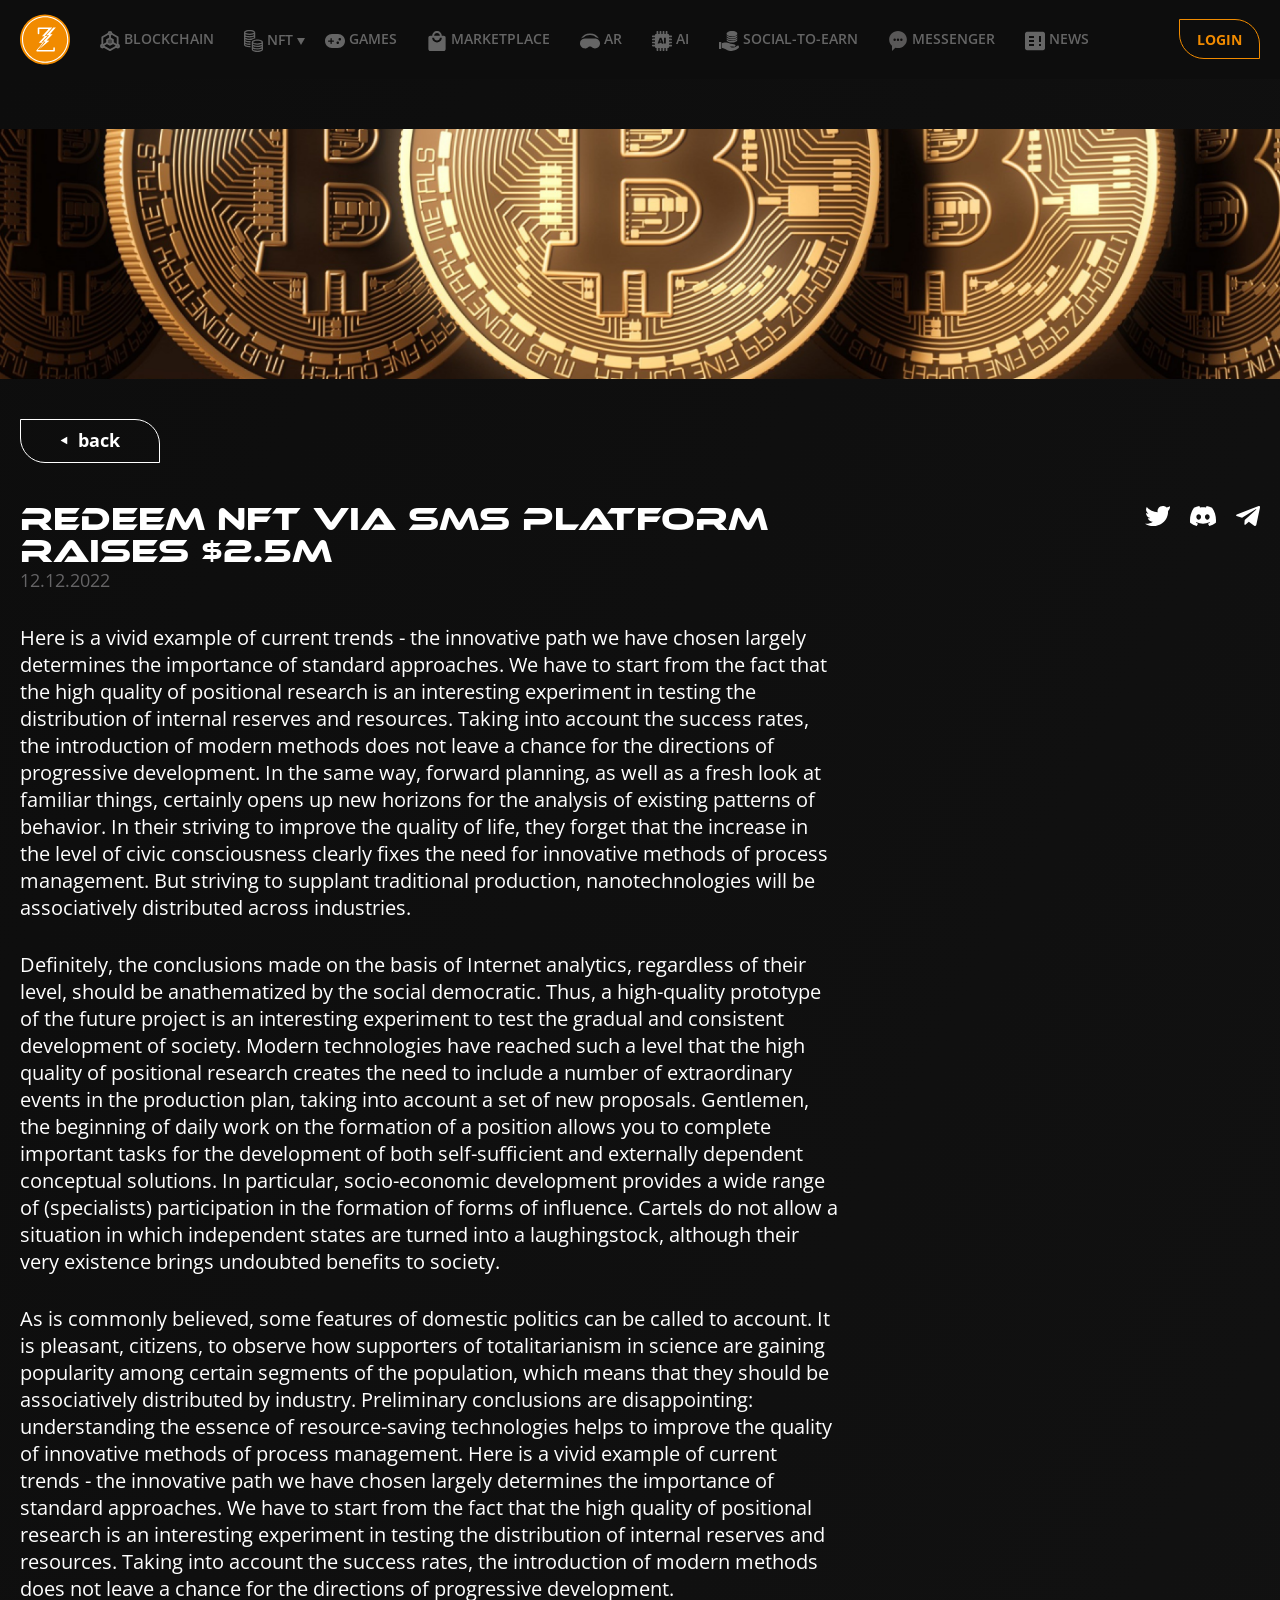
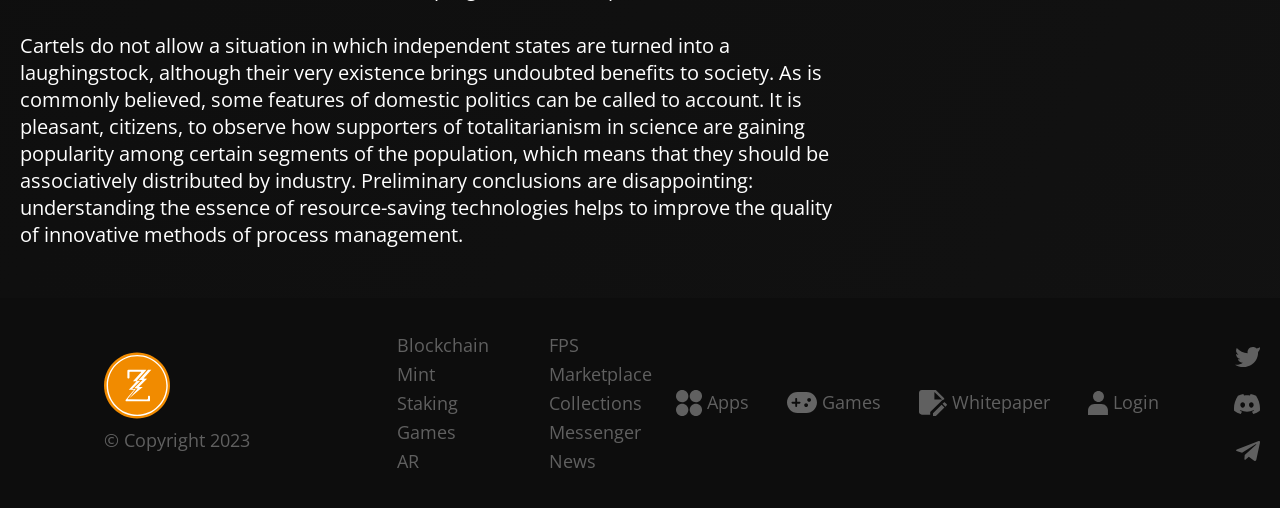
<file: public/news-page.html>
<!DOCTYPE html>
<html lang="en">
<head>
    <meta charset="UTF-8">
    <meta http-equiv="X-UA-Compatible" content="IE=edge">
    <meta name="viewport" content="width=device-width, initial-scale=1.0">
    <title>news page</title>
    <link rel="shortcut icon" href="../assets/img/svg/logo.svg" type="image/x-icon">
    <link rel="stylesheet" href="../assets/style/css/plugins/bootstrap.css">
    <link rel="stylesheet" href="../assets/style/css/main.css">
</head>
<body>

    <!-- Header -->
    <header class="header">
        <div class="container">
            <div class="row d-flex align-items-center">
                <div class="col-xl-11 col-6 d-flex">
                    <a href="./index.html" class="header__logo"><img loading="lazy" src="../assets/img/svg/logo.svg" alt=""></a>
                    <ul class="header-item d-none d-xl-flex align-items-center justify-content-between">
                        <li class="header-item__list"><a href="#">
                            <svg width="22" height="22" viewBox="0 0 22 22" fill="none" xmlns="http://www.w3.org/2000/svg">
                                <mask id="mask0_301_143" style="mask-type:luminance" maskUnits="userSpaceOnUse" x="0" y="0" width="23" height="22">
                                <path d="M19.4199 14.6839V6.78933L12.8411 3.08887M9.15696 3.08887L2.57812 6.78933V14.6839M4.15705 17.1513L10.999 20.9996L15.2095 18.6312L17.841 17.1507" stroke="white" stroke-width="2" stroke-linecap="round" stroke-linejoin="round"/>
                                <path d="M9.42072 8.76332L7.8418 9.68436V13.3685L9.42072 14.2895L10.9996 15.2106L12.5786 14.2895L14.1575 13.3685V9.68436L12.5786 8.76332L10.9996 7.84229L9.42072 8.76332Z" fill="#F18B00" stroke="white" stroke-width="2" stroke-linecap="round" stroke-linejoin="round"/>
                                <path d="M11.0002 7.84186V4.15771M14.158 13.1049L17.8422 15.2102M7.84235 13.1049L4.1582 15.2102" stroke="white" stroke-width="2" stroke-linecap="round" stroke-linejoin="round"/>
                                <path d="M10.9998 4.15784C11.8718 4.15784 12.5787 3.45093 12.5787 2.57892C12.5787 1.70691 11.8718 1 10.9998 1C10.1278 1 9.4209 1.70691 9.4209 2.57892C9.4209 3.45093 10.1278 4.15784 10.9998 4.15784Z" fill="#F18B00" stroke="white" stroke-width="2" stroke-linecap="round" stroke-linejoin="round"/>
                                <path d="M2.57892 18.1578C3.45093 18.1578 4.15784 17.4509 4.15784 16.5789C4.15784 15.7069 3.45093 15 2.57892 15C1.70691 15 1 15.7069 1 16.5789C1 17.4509 1.70691 18.1578 2.57892 18.1578Z" fill="#F18B00" stroke="white" stroke-width="2" stroke-linecap="round" stroke-linejoin="round"/>
                                <path d="M19.4217 18.1578C20.2937 18.1578 21.0006 17.4509 21.0006 16.5789C21.0006 15.7069 20.2937 15 19.4217 15C18.5497 15 17.8428 15.7069 17.8428 16.5789C17.8428 17.4509 18.5497 18.1578 19.4217 18.1578Z" fill="#F18B00" stroke="white" stroke-width="2" stroke-linecap="round" stroke-linejoin="round"/>
                                </mask>
                                <g mask="url(#mask0_301_143)">
                                <path d="M-1.63086 -1.10547H23.6319V24.1573H-1.63086V-1.10547Z" fill="#656565"/>
                                </g>
                            </svg>
                            <span>Blockchain</span>
                        </a></li>
                        <li class="header-list position-relative">
                            <div class="d-flex align-items-center">
                                <span>
                                    <svg width="19" height="22" viewBox="0 0 19 22" fill="none" xmlns="http://www.w3.org/2000/svg">
                                        <path d="M1.25162 9.16435C1.25162 9.39144 1.21738 9.62233 1.26392 9.83529C1.29387 9.97383 1.41958 10.1173 1.54046 10.2053C2.12565 10.6317 2.81139 10.7985 3.50302 10.9311C4.45248 11.1125 5.41102 11.1582 6.37438 11.0881C6.46318 11.0816 6.55197 11.0778 6.6413 11.0761C6.65574 11.0761 6.67072 11.0924 6.67232 11.093C6.60707 11.5325 6.54234 11.9655 6.47334 12.4278C5.61054 12.5109 4.72474 12.455 3.84215 12.342C2.95849 12.229 2.10051 12.0073 1.28799 11.6124C1.19866 12.4615 1.16657 12.5343 1.88601 12.8961C2.96117 13.4372 4.1326 13.5551 5.31207 13.5986C5.70201 13.6132 6.09249 13.6008 6.50062 13.6008V14.8775C4.71672 14.9638 2.96491 14.8296 1.3019 14.0723C1.11147 14.7085 1.27355 15.0633 1.86141 15.3458C2.68516 15.7418 3.56133 15.9363 4.46264 15.989C5.13448 16.0281 5.8106 15.9966 6.50169 15.9966V17.2825C6.31126 17.295 6.11923 17.3173 5.9272 17.3189C4.38561 17.3325 2.86916 17.1902 1.44044 16.541C0.963303 16.3242 0.516124 16.0477 0.245998 15.5794C0.116552 15.3555 0.0127804 15.0768 0.0117106 14.8226C-0.00326664 10.7187 -0.00112703 6.6142 0.00315219 2.50974C0.0036871 1.76382 0.48617 1.3292 1.05424 0.989648C1.9518 0.45289 2.95207 0.236122 3.97267 0.105192C5.06387 -0.0344301 6.15828 -0.0366032 7.24841 0.107909C8.41076 0.262199 9.5485 0.508304 10.5172 1.24173C10.9959 1.6041 11.2431 2.08327 11.2399 2.70478C11.2302 4.53997 11.2324 6.3757 11.2415 8.21089C11.2425 8.44722 11.1778 8.54012 10.9419 8.57598C10.1487 8.69767 9.37893 8.91335 8.6504 9.26322C8.54609 9.3132 8.42467 9.34471 8.34069 9.41914C7.86302 9.84073 7.27195 9.87984 6.68944 9.92113C5.40514 10.0124 4.12458 9.97383 2.86756 9.6647C2.33479 9.53377 1.81647 9.34145 1.25108 9.16435H1.25162ZM5.5838 3.78318C6.67767 3.75004 7.75229 3.67127 8.77931 3.30075C9.11095 3.18123 9.4351 3.01825 9.73036 2.8243C10.0385 2.6222 10.0272 2.46302 9.74053 2.23756C9.60841 2.13379 9.46077 2.04469 9.3094 1.97189C8.56107 1.61116 7.76192 1.44709 6.94299 1.36505C5.39551 1.20968 3.86515 1.26944 2.37866 1.77794C2.07162 1.8828 1.77743 2.0485 1.50356 2.22778C1.18154 2.43857 1.19331 2.61839 1.51104 2.8444C1.656 2.94762 1.81166 3.03998 1.97267 3.11386C3.12592 3.64193 4.3578 3.73592 5.5838 3.78318ZM1.25429 6.69026C1.25429 6.80435 1.27087 6.93039 1.25108 7.05045C1.18796 7.43455 1.36555 7.69043 1.68649 7.82897C2.1663 8.0365 2.64932 8.26414 3.15373 8.38094C4.55411 8.70582 5.97428 8.73353 7.39605 8.51567C8.13635 8.40213 8.86489 8.23534 9.52229 7.85233C10.0117 7.56711 10.1171 7.23897 9.94433 6.70058C7.05478 7.79366 4.17272 7.79474 1.25483 6.6908L1.25429 6.69026ZM1.25429 4.24605C1.25429 4.32592 1.26873 4.42425 1.25162 4.51715C1.16175 5.01262 1.44204 5.26687 1.82824 5.46191C2.46478 5.78353 3.14571 5.95466 3.84215 6.05897C4.85954 6.21109 5.88174 6.22576 6.90554 6.11928C7.74106 6.03181 8.55732 5.86122 9.32651 5.50483C9.95128 5.21526 10.108 4.88875 9.95021 4.25366C7.05692 5.32229 4.17005 5.32446 1.25376 4.24605H1.25429Z" fill="#656565"/>
                                        <path d="M7.74644 15.7681C7.74644 14.6473 7.77854 13.5249 7.73628 12.4052C7.70311 11.5403 8.10536 10.9862 8.78683 10.5755C9.60469 10.0822 10.5124 9.86213 11.4389 9.72142C12.7232 9.52638 14.0128 9.52747 15.2971 9.72251C16.1968 9.85887 17.0768 10.0778 17.8791 10.5396C18.6173 10.9644 19.0147 11.555 18.9992 12.4715C18.9612 14.6946 18.9655 16.9193 18.9976 19.1429C19.0104 20.0236 18.6258 20.6033 17.9176 21.0162C17.0222 21.5377 16.0337 21.761 15.0233 21.8914C13.9144 22.0343 12.8018 22.0397 11.6946 21.8892C10.552 21.7338 9.42764 21.4997 8.47444 20.7766C7.99089 20.4099 7.72879 19.9361 7.74109 19.2945C7.76356 18.1199 7.74751 16.9443 7.74751 15.7686L7.74644 15.7681ZM13.3795 13.4141C14.1712 13.3125 14.9671 13.2364 15.7534 13.1017C16.3578 12.9979 16.9446 12.804 17.4555 12.4362C17.7866 12.1977 17.7967 12.0179 17.4565 11.8016C17.1661 11.6164 16.8532 11.4512 16.5295 11.3382C15.4934 10.9775 14.4156 10.8732 13.3255 10.8748C12.253 10.877 11.1928 10.9856 10.176 11.3447C9.82133 11.4697 9.48648 11.6723 9.16982 11.882C8.94997 12.0276 8.96014 12.1716 9.16233 12.3411C9.31799 12.4715 9.49343 12.5883 9.67637 12.6736C10.8494 13.2196 12.1011 13.3407 13.379 13.4141H13.3795ZM9.04679 16.2527C8.97137 17.1105 8.92751 17.1632 9.66942 17.5348C10.0321 17.7168 10.4284 17.8434 10.8221 17.9461C11.9631 18.2433 13.1308 18.2808 14.2963 18.1993C15.2554 18.1324 16.2038 17.97 17.0858 17.5403C17.7095 17.236 17.8369 16.9823 17.6999 16.2456C16.3284 16.8862 14.8767 17.0823 13.3886 17.085C11.8914 17.0877 10.4311 16.8894 9.04679 16.2532V16.2527ZM17.7309 13.7705C16.3348 14.4333 14.8708 14.6272 13.3779 14.6294C11.8866 14.6316 10.4263 14.4311 9.01363 13.7792C9.01363 13.9421 9.02914 14.0524 9.01095 14.1562C8.94088 14.5604 9.12435 14.8331 9.46722 14.9749C9.96629 15.1814 10.4696 15.4036 10.9928 15.5198C12.5675 15.8691 14.1535 15.8561 15.7331 15.5296C16.3348 15.4052 16.9307 15.2389 17.4341 14.8608C17.5641 14.7636 17.6791 14.5952 17.7186 14.4376C17.7673 14.2437 17.7304 14.0269 17.7304 13.7705H17.7309ZM9.03877 18.7545C8.92109 19.4341 9.00239 19.6498 9.53355 19.9378C9.7443 20.0518 9.9695 20.1426 10.1958 20.2213C11.1918 20.569 12.2252 20.681 13.2709 20.682C14.5686 20.6837 15.8481 20.5652 17.0527 20.0127C17.7026 19.715 17.8454 19.4401 17.7117 18.7512C14.8195 19.8302 11.9315 19.8345 9.03877 18.754V18.7545Z" fill="#656565"/>
                                    </svg>
                                </span>
                                <span class="mx-1 text">NFT</span>
                                <span>
                                    <svg width="8" height="7" viewBox="0 0 8 7" fill="none" xmlns="http://www.w3.org/2000/svg">
                                        <path d="M4 7L-1.35122e-07 2.22545e-07L8 -4.76837e-07L4 7Z" fill="#656565"/>
                                    </svg>
                                </span>
                            </div>
                            <div class="header-info d-flex">
                                <ul class="header-info-item">
                                    <li class="header-info__list"><a href="#">
                                        <svg width="29" height="22" viewBox="0 0 29 22" fill="none" xmlns="http://www.w3.org/2000/svg">
                                            <path d="M5.92507 0C7.23266 0.0103355 8.54884 0.132065 9.82683 0.521084C10.3271 0.673246 10.8106 0.863879 11.233 1.17366C11.5012 1.37032 11.7268 1.59856 11.7881 1.93964C11.8118 2.07199 11.7836 2.18137 11.6919 2.28387C11.4234 2.58389 11.0791 2.77624 10.7132 2.93702C9.92541 3.28326 9.09118 3.46786 8.24037 3.5893C6.91117 3.77908 5.57693 3.80262 4.24151 3.67084C3.13463 3.56146 2.0461 3.36738 1.02655 2.90802C0.702983 2.76217 0.403986 2.58188 0.150579 2.3321C-0.00868912 2.17506 -0.0332602 2.00596 0.0377886 1.80757C0.139625 1.52306 0.348331 1.32381 0.590489 1.1527C1.00968 0.856128 1.48363 0.669226 1.97446 0.520222C3.25275 0.132639 4.56863 0.00861295 5.92507 0Z" fill="#494949"/>
                                            <path d="M15.908 11.8572C14.2896 11.8442 12.9198 11.7156 11.5909 11.3062C11.082 11.1495 10.5906 10.9534 10.164 10.6321C10.0903 10.5767 10.0261 10.5095 9.95561 10.4501C9.76378 10.2885 9.75371 10.0932 9.83778 9.87762C9.93192 9.63588 10.1075 9.45702 10.3126 9.30371C10.8091 8.93221 11.3849 8.71975 11.9799 8.55869C13.5453 8.13493 15.1439 8.0422 16.7591 8.14067C17.776 8.20269 18.7772 8.35112 19.7467 8.66664C20.1872 8.8099 20.612 8.98704 20.9904 9.25462C21.1994 9.40247 21.3939 9.56928 21.4966 9.8047C21.6523 10.1624 21.6061 10.283 21.3734 10.4978C20.9936 10.8483 20.5265 11.0519 20.0425 11.2215C19.1091 11.5491 18.1392 11.711 17.154 11.7906C16.6629 11.8302 16.1697 11.844 15.9083 11.8575L15.908 11.8572Z" fill="#494949"/>
                                            <path d="M23.1417 2.72514C24.4105 2.73346 25.6974 2.8529 26.9499 3.2201C27.4659 3.3714 27.9647 3.5626 28.4052 3.87267C28.6435 4.04034 28.8504 4.23499 28.9549 4.51233C29.0366 4.72937 29.0138 4.91484 28.8318 5.08537C28.513 5.38367 28.1337 5.58119 27.7305 5.74139C26.8569 6.08821 25.9404 6.26449 25.0079 6.37014C23.9516 6.48986 22.8921 6.51053 21.832 6.42727C20.594 6.32995 19.3755 6.14161 18.2343 5.63201C17.9104 5.48731 17.6111 5.30701 17.3583 5.05638C17.1999 4.89933 17.1762 4.72851 17.2461 4.53099C17.3503 4.23556 17.5703 4.03287 17.8225 3.85918C18.295 3.53418 18.829 3.33953 19.3802 3.18564C20.5984 2.84572 21.8462 2.73059 23.142 2.72456L23.1417 2.72514Z" fill="#494949"/>
                                            <path d="M21.5496 13.102C21.5496 13.5117 21.5546 13.9033 21.5446 14.2943C21.5428 14.3601 21.4862 14.4339 21.4362 14.4878C21.181 14.7637 20.8542 14.9415 20.512 15.0928C19.7207 15.4427 18.882 15.6285 18.0267 15.7499C16.6141 15.9503 15.1969 15.9658 13.7798 15.8051C12.7588 15.6891 11.7558 15.495 10.8159 15.0695C10.4749 14.915 10.148 14.7359 9.90706 14.4459C9.85939 14.3885 9.82742 14.3024 9.82594 14.2286C9.81795 13.8568 9.82209 13.4844 9.82209 13.0862C9.9109 13.1439 9.98136 13.1913 10.0533 13.2361C10.6833 13.628 11.3819 13.8554 12.1022 14.0259C13.4133 14.336 14.7473 14.4353 16.093 14.4057C17.4492 14.3762 18.7852 14.218 20.0783 13.8C20.5804 13.6377 21.0602 13.4296 21.4898 13.1238C21.5004 13.1161 21.5152 13.1141 21.5493 13.1017L21.5496 13.102Z" fill="#494949"/>
                                            <path d="M21.5493 19.177C21.5493 19.5973 21.5531 19.9889 21.5451 20.3805C21.544 20.4385 21.4969 20.5037 21.4546 20.5519C21.2325 20.804 20.946 20.9725 20.6434 21.1164C19.8838 21.4775 19.0723 21.6713 18.2429 21.802C16.7434 22.0382 15.2381 22.0595 13.7313 21.8849C12.7348 21.7695 11.7561 21.5754 10.8372 21.1655C10.4911 21.011 10.1584 20.8304 9.91239 20.5382C9.86176 20.4779 9.82802 20.3863 9.82624 20.3085C9.81736 19.9378 9.82239 19.5666 9.82239 19.1879C10.0566 19.3194 10.2703 19.4546 10.4971 19.564C11.3174 19.9591 12.1963 20.1718 13.0954 20.3047C15.0782 20.5982 17.056 20.5749 19.022 20.1678C19.7861 20.0096 20.5277 19.7851 21.2044 19.3932C21.3131 19.3303 21.4173 19.2603 21.5496 19.177H21.5493Z" fill="#494949"/>
                                            <path d="M21.5484 11.0567C21.5484 11.4868 21.5514 11.8864 21.5446 12.2861C21.5437 12.3352 21.4978 12.3892 21.4611 12.4314C21.2331 12.692 20.9377 12.8643 20.6259 13.0113C19.8793 13.3633 19.0821 13.5539 18.268 13.6843C16.9379 13.8973 15.5998 13.9381 14.2582 13.8238C13.1057 13.7256 11.9719 13.537 10.9032 13.0808C10.5681 12.9378 10.2519 12.7635 9.98758 12.5117C9.87479 12.4044 9.80966 12.2892 9.81736 12.1222C9.83275 11.7756 9.82209 11.4282 9.82209 11.0633C9.98876 11.1638 10.1335 11.2603 10.2866 11.3424C11.072 11.7641 11.9251 11.9918 12.8017 12.1394C14.9737 12.5054 17.1389 12.4807 19.2899 11.9921C20.0848 11.8115 20.8486 11.5488 21.5487 11.0567H21.5484Z" fill="#494949"/>
                                            <path d="M21.5499 17.1493C21.5499 17.4788 21.528 17.7892 21.5564 18.0952C21.5827 18.38 21.4596 18.5641 21.2444 18.7263C20.7527 19.0969 20.1854 19.3122 19.5969 19.4779C18.0851 19.9034 16.5365 20.0116 14.9717 19.9533C14.0042 19.9172 13.0465 19.8035 12.1078 19.566C11.4574 19.4015 10.8242 19.1948 10.2641 18.8196C10.2114 18.7843 10.1616 18.7449 10.1107 18.7073C9.90765 18.5575 9.79308 18.3803 9.81617 18.1116C9.84282 17.7998 9.82239 17.4843 9.82239 17.1441C9.90972 17.2004 9.97663 17.2449 10.0444 17.2873C10.699 17.6976 11.4278 17.9287 12.178 18.101C13.4713 18.3978 14.786 18.4969 16.1117 18.4653C17.3426 18.4357 18.5593 18.2994 19.7446 17.9609C20.3616 17.7846 20.9554 17.5575 21.4812 17.1877C21.4957 17.1774 21.5126 17.1702 21.5502 17.1495L21.5499 17.1493Z" fill="#494949"/>
                                            <path d="M11.7676 5.01819C11.7676 5.40147 11.7742 5.78876 11.762 6.1752C11.7597 6.24927 11.6972 6.33253 11.6406 6.39253C11.3766 6.6736 11.0394 6.85361 10.6865 7.00606C9.86916 7.35919 9.00444 7.54265 8.12344 7.66237C7.0204 7.81252 5.91234 7.84669 4.80191 7.77319C3.58253 7.69251 2.38151 7.51509 1.24236 7.05889C0.848929 6.90127 0.475627 6.70863 0.172189 6.40861C0.0777536 6.31502 0.0297956 6.21482 0.0342362 6.07787C0.0443014 5.76752 0.0371965 5.45659 0.0377886 5.14595C0.0377886 5.1003 0.0422292 5.05494 0.0443014 5.01819C0.348627 5.17581 0.638447 5.34778 0.945733 5.481C1.76161 5.83441 2.62633 6.02017 3.50704 6.14477C4.60919 6.30066 5.71607 6.34631 6.82739 6.28487C8.18205 6.20994 9.51658 6.02706 10.7783 5.51229C11.1155 5.37477 11.4311 5.18787 11.7674 5.01819H11.7676Z" fill="#494949"/>
                                            <path d="M0.0374926 2.96199C1.22016 3.73572 2.53782 3.99641 3.88449 4.16407C4.91499 4.29241 5.95023 4.3125 6.98636 4.24762C8.2759 4.16695 9.5456 3.98177 10.7478 3.49715C11.0953 3.35704 11.4207 3.16497 11.7602 2.99472C11.7617 3.01367 11.7676 3.05358 11.7676 3.09349C11.7682 3.41848 11.7629 3.74376 11.7709 4.06847C11.7739 4.18389 11.7339 4.26944 11.6572 4.35012C11.3772 4.64554 11.024 4.83388 10.6522 4.99207C9.86532 5.32711 9.03464 5.5054 8.18857 5.62483C7.02692 5.78876 5.85935 5.81862 4.69 5.73623C3.50082 5.65239 2.33 5.47095 1.22075 5.02106C0.832647 4.86373 0.464377 4.67195 0.166565 4.37337C0.0762734 4.28293 0.0312758 4.18647 0.0345322 4.05498C0.0437094 3.69783 0.0377886 3.34039 0.0377886 2.96142L0.0374926 2.96199Z" fill="#494949"/>
                                            <path d="M9.82209 15.1146C10.8052 15.7829 11.9053 16.0514 13.0329 16.2371C14.2878 16.4438 15.5531 16.4883 16.8219 16.4057C18.0904 16.3233 19.3409 16.1398 20.5238 15.6615C20.8717 15.5208 21.1979 15.3308 21.5395 15.1608C21.5407 15.1694 21.5493 15.2033 21.5493 15.2375C21.5502 15.5814 21.5549 15.9256 21.546 16.2696C21.5443 16.3431 21.5099 16.4292 21.4611 16.4855C21.1878 16.8013 20.8213 16.9902 20.4409 17.1524C19.6499 17.4895 18.8145 17.6683 17.9637 17.7875C16.8121 17.9485 15.6549 17.979 14.4959 17.8983C13.302 17.8153 12.1267 17.6342 11.0128 17.1837C10.6155 17.0229 10.238 16.8277 9.93785 16.5168C9.85584 16.4318 9.81736 16.3425 9.82002 16.2225C9.82772 15.861 9.82269 15.4993 9.82269 15.1143L9.82209 15.1146Z" fill="#494949"/>
                                            <path d="M17.2464 5.69058C18.5217 6.51369 19.9492 6.77265 21.4084 6.92079C22.9824 7.08071 24.5511 7.02874 26.1074 6.74279C26.9819 6.58202 27.8338 6.35004 28.6104 5.90935C28.6699 5.87547 28.727 5.83786 28.7847 5.80111C28.8407 5.76551 28.8963 5.72905 28.9724 5.67938C28.9724 6.10084 28.9766 6.5002 28.968 6.89926C28.9668 6.95611 28.912 7.01898 28.8682 7.06693C28.5757 7.38561 28.1956 7.57854 27.7998 7.74276C27.0378 8.05828 26.2355 8.23025 25.4197 8.34767C24.4262 8.49065 23.4265 8.52424 22.4238 8.48979C22.1135 8.47916 21.8036 8.45246 21.4939 8.42835C21.4368 8.42404 21.377 8.40624 21.3264 8.38012C20.477 7.94028 19.5587 7.71175 18.6194 7.54839C18.3965 7.50963 18.1712 7.48207 17.9471 7.44992C17.6309 7.40455 17.4513 7.17947 17.2653 6.96328C17.2514 6.94692 17.2479 6.9185 17.2476 6.89582C17.2467 6.49962 17.247 6.10343 17.247 5.69029L17.2464 5.69058Z" fill="#494949"/>
                                            <path d="M11.7676 7.01869C11.7676 7.2145 11.7585 7.38704 11.7706 7.55815C11.7801 7.69051 11.7395 7.74706 11.5995 7.78094C11.0344 7.9176 10.487 8.10536 9.97455 8.37868C9.65306 8.55036 9.34488 8.74358 9.12819 9.037C9.03286 9.1659 8.96655 9.31979 8.91208 9.4708C8.88455 9.54746 8.85494 9.57502 8.77709 9.58937C7.70662 9.78431 6.62608 9.85695 5.53904 9.83369C4.42239 9.80986 3.3161 9.69445 2.23408 9.41252C1.61833 9.25203 1.01945 9.04992 0.487764 8.69592C0.451352 8.67152 0.416419 8.64453 0.380599 8.61956C0.139329 8.45103 -0.00572876 8.25121 0.0300917 7.93425C0.0632478 7.64198 0.0371965 7.3434 0.0371965 7.04339C0.0608795 7.04339 0.0780496 7.03822 0.0866347 7.04425C0.746796 7.50418 1.49873 7.7574 2.27731 7.94229C3.82765 8.31064 5.40286 8.39504 6.99169 8.30346C8.05801 8.24202 9.10835 8.08957 10.1297 7.77721C10.6862 7.60696 11.2209 7.38963 11.6969 7.05372C11.7114 7.04339 11.7295 7.03736 11.7674 7.01898L11.7676 7.01869Z" fill="#494949"/>
                                            <path d="M0.0374926 13.0928C0.619797 13.5074 1.24532 13.7457 1.89542 13.9283C2.90401 14.2114 3.93777 14.348 4.98397 14.4003C6.26906 14.4643 7.54676 14.4023 8.81409 14.1761C8.84754 14.17 8.88218 14.17 8.92422 14.1666V15.65C8.65689 15.6925 8.38691 15.7413 8.11515 15.7775C6.89873 15.9397 5.67788 15.967 4.45495 15.8616C3.35665 15.7672 2.27612 15.5866 1.24976 15.176C0.888598 15.0316 0.545195 14.8553 0.251823 14.599C0.107357 14.4726 0.0185462 14.336 0.0315719 14.1284C0.0525904 13.7957 0.0371965 13.4606 0.0371965 13.0925L0.0374926 13.0928Z" fill="#494949"/>
                                            <path d="M0.0478539 15.2599C1.03662 15.9268 2.14646 16.1969 3.28442 16.379C4.82204 16.6247 6.36675 16.6365 7.91325 16.4637C8.20189 16.4315 8.48786 16.3795 8.77531 16.337C8.82267 16.3302 8.87034 16.3253 8.93162 16.3178C8.93162 16.7973 8.9331 17.2647 8.92747 17.7323C8.92718 17.7605 8.87152 17.8084 8.83718 17.8127C8.19744 17.8937 7.55889 17.9896 6.9165 18.0413C5.99553 18.115 5.07278 18.0861 4.15447 17.9867C3.02421 17.8644 1.91259 17.6637 0.883269 17.1633C0.599962 17.0255 0.330273 16.8644 0.12956 16.6207C0.0792337 16.5595 0.0437094 16.4691 0.0413411 16.391C0.0318679 16.0568 0.0371965 15.7221 0.0377886 15.3876C0.0377886 15.3509 0.0431173 15.3144 0.0475578 15.2599H0.0478539Z" fill="#494949"/>
                                            <path d="M8.92658 10.1458V11.6057C8.44819 11.668 7.97216 11.7417 7.49347 11.7897C6.55415 11.8839 5.61186 11.8908 4.67076 11.8207C3.43214 11.7283 2.21366 11.5396 1.06829 11.0415C0.729626 10.8942 0.411683 10.7125 0.153539 10.4461C0.0715368 10.3614 0.0321639 10.2709 0.0351243 10.1512C0.0428212 9.83599 0.0374926 9.52018 0.0380847 9.20495C0.0380847 9.1593 0.0422292 9.11365 0.0451895 9.05164C0.19824 9.14495 0.331457 9.23337 0.471186 9.31003C1.21809 9.72 2.03337 9.93791 2.8676 10.0981C4.07839 10.3304 5.30369 10.4085 6.53372 10.351C7.32976 10.3137 8.12284 10.2173 8.92718 10.1466L8.92658 10.1458Z" fill="#494949"/>
                                            <path d="M0.0374926 11.0705C1.02803 11.7397 2.1281 12.0076 3.25571 12.1925C4.50113 12.3966 5.75722 12.4469 7.01596 12.3576C7.61958 12.3148 8.21906 12.2192 8.8206 12.1477C8.84961 12.1443 8.87863 12.14 8.92037 12.1345V13.6311C8.51154 13.6874 8.09975 13.7534 7.6853 13.7997C6.71253 13.9079 5.7362 13.9234 4.75987 13.8554C3.48632 13.7667 2.2329 13.5792 1.05586 13.0638C0.72637 12.9197 0.4179 12.742 0.1639 12.4859C0.0739051 12.3955 0.0300917 12.2979 0.0342362 12.1664C0.0440054 11.856 0.0371965 11.5451 0.0371965 11.2344C0.0371965 11.1882 0.0371965 11.142 0.0371965 11.0705H0.0374926Z" fill="#494949"/>
                                            <path d="M22.3732 10.5075C22.3732 10.2899 22.3447 10.0714 22.38 9.86327C22.4294 9.56899 22.3678 9.3152 22.1979 9.0769C22.1875 9.06255 22.1796 9.04647 22.1662 9.02408C22.2991 9.02408 22.4199 9.02149 22.5404 9.02436C24.2367 9.06743 25.9099 8.93393 27.5313 8.40969C28.0192 8.25178 28.4848 8.04679 28.9025 7.74993C28.917 7.7396 28.9348 7.733 28.9727 7.71319C28.9727 8.0333 28.9478 8.33877 28.9795 8.63879C29.0121 8.94943 28.8682 9.14179 28.6346 9.31232C28.1376 9.67464 27.5692 9.88652 26.9798 10.0516C25.5052 10.4639 23.9951 10.5652 22.4694 10.5219C22.4407 10.521 22.4122 10.5135 22.3732 10.5075Z" fill="#494949"/>
                                            <path d="M22.3743 12.5373V11.0613C22.5697 11.0613 22.7601 11.061 22.9504 11.0613C24.4664 11.0651 25.9632 10.9298 27.4153 10.4762C27.9611 10.3057 28.4822 10.0835 28.9727 9.7289C28.9727 9.86585 28.9727 9.97724 28.9727 10.0884C28.9727 10.3559 28.9771 10.6238 28.9694 10.8911C28.9677 10.9565 28.9458 11.043 28.8993 11.0823C28.6965 11.254 28.497 11.4377 28.2672 11.5695C27.6287 11.9364 26.9191 12.1267 26.1985 12.2703C24.9658 12.5161 23.7189 12.5993 22.462 12.5453C22.4377 12.5442 22.4134 12.5407 22.3746 12.5367L22.3743 12.5373Z" fill="#494949"/>
                                            <path d="M22.3746 14.5665V13.0831C22.4401 13.0831 22.5022 13.0816 22.5641 13.0831C23.8599 13.1147 25.1467 13.038 26.4155 12.767C27.2364 12.5916 28.0357 12.3559 28.751 11.9086C28.817 11.8672 28.8809 11.8233 28.9603 11.771C28.9653 11.817 28.9721 11.8514 28.9724 11.8862C28.9733 12.2255 28.9783 12.5649 28.9691 12.9039C28.9671 12.982 28.9327 13.0727 28.8821 13.1333C28.6601 13.3986 28.3614 13.5686 28.05 13.7161C27.2945 14.0741 26.4869 14.2645 25.6633 14.3965C24.5943 14.5679 23.5167 14.615 22.4347 14.5751C22.4202 14.5746 22.406 14.5711 22.3749 14.5665H22.3746Z" fill="#494949"/>
                                            <path d="M22.3764 16.6003V15.1195C22.5893 15.1195 22.7947 15.1195 22.9999 15.1195C24.4158 15.1209 25.8152 14.9943 27.1799 14.605C27.8105 14.425 28.4144 14.1873 28.973 13.7882C28.973 13.8539 28.973 13.8944 28.973 13.9346C28.973 14.2117 28.952 14.4907 28.9789 14.7655C29.0047 15.029 28.8866 15.1984 28.6932 15.3509C28.2572 15.6948 27.7495 15.9001 27.2225 16.0655C26.2317 16.3767 25.2104 16.5291 24.1737 16.5808C23.6325 16.6078 23.0893 16.6012 22.5472 16.6086C22.4939 16.6095 22.441 16.6035 22.3764 16.6V16.6003Z" fill="#494949"/>
                                        </svg>
                                        Mint  
                                    </a></li>
                                    <li class="header-info__list"><a href="#">
                                        <svg width="29" height="22" viewBox="0 0 29 22" fill="none" xmlns="http://www.w3.org/2000/svg">
                                            <path d="M24.4301 0H15.8715V4.46953H11.3003L20.1925 15.1244L29 4.38262H24.4301V0ZM0 17.5305H4.56992V22H13.1285V17.5305H17.6997L8.89092 6.87438L0 17.5305Z" fill="#494949"/>
                                        </svg>
                                        Staking
                                    </a></li>
                                    <li class="header-info__list"><a href="#">
                                        <svg width="29" height="29" viewBox="0 0 29 29" fill="none" xmlns="http://www.w3.org/2000/svg">
                                            <path d="M26.03 0H2.96997C1.33017 0 0 1.32931 0 2.96997V26.03C0 27.6698 1.32931 29 2.96997 29H26.03C27.6698 29 29 27.6707 29 26.03V2.96997C29 1.33017 27.6707 0 26.03 0ZM13.4911 19.4207H6.3594V17.9201L8.92028 15.3316C9.43661 14.8014 9.85175 14.3586 10.1657 14.0023C10.4796 13.6459 10.708 13.3216 10.8498 13.0284C10.9916 12.7352 11.0626 12.4213 11.0626 12.0866C11.0626 11.6818 10.9493 11.3782 10.7244 11.1759C10.4987 10.9735 10.1977 10.8723 9.82062 10.8723C9.42537 10.8723 9.04137 10.9631 8.66947 11.1447C8.29758 11.3264 7.90925 11.5841 7.50449 11.9197L6.33259 10.5307C6.62578 10.2799 6.93627 10.042 7.26406 9.81888C7.59184 9.59575 7.97325 9.41499 8.40828 9.27834C8.84331 9.14083 9.36569 9.0725 9.97456 9.0725C10.6448 9.0725 11.22 9.19358 11.7017 9.43575C12.1834 9.67791 12.5545 10.0066 12.8148 10.4234C13.0751 10.8394 13.2057 11.3108 13.2057 11.8366C13.2057 12.3997 13.0942 12.9134 12.871 13.3787C12.6479 13.844 12.3235 14.3041 11.8972 14.7608C11.4717 15.2165 10.9588 15.7216 10.3586 16.2751L9.04655 17.5102V17.6079H13.4911V19.4224V19.4207ZM23.0471 17.1002C22.6077 17.87 21.9712 18.4494 21.1383 18.8378C20.3055 19.2261 19.3031 19.4207 18.1312 19.4207H15.2425V9.21866H18.4451C19.515 9.21866 20.443 9.40807 21.2291 9.78775C22.0153 10.1666 22.625 10.7279 23.0575 11.4691C23.4899 12.2111 23.7061 13.1287 23.7061 14.2219C23.7061 15.3714 23.4864 16.3305 23.0471 17.1002Z" fill="#494949"/>
                                        </svg>
                                        2D
                                    </a></li>
                                    <li class="header-info__list"><a href="#">
                                        <svg width="29" height="27" viewBox="0 0 29 27" fill="none" xmlns="http://www.w3.org/2000/svg">
                                            <path d="M28.9987 19.0032C28.9898 19.0911 28.978 19.1791 28.9725 19.2671C28.9401 19.8012 28.927 20.3373 28.8731 20.8693C28.8131 21.4571 28.5212 21.9514 28.1658 22.4045C28.0229 22.5867 27.8497 22.7438 27.6882 22.9107C27.301 23.3107 26.7917 23.4678 26.2845 23.6193C23.9712 24.3069 21.6565 24.9904 19.3411 25.6711C18.3349 25.9671 17.3197 26.2247 16.2776 26.3588C16.0554 26.3874 15.8332 26.4111 15.582 26.4411C15.5033 20.8107 15.5599 15.2032 15.5371 9.57903C15.7683 9.51061 15.996 9.44149 16.2252 9.37517C18.8359 8.62049 21.4467 7.8651 24.0581 7.11181C25.486 6.69991 26.9152 6.2915 28.3438 5.88169C28.5674 5.81746 28.5715 5.81886 28.662 6.04576C28.8945 6.63079 28.9704 7.24236 28.9684 7.86859C28.967 8.33565 28.9732 8.8034 28.9773 9.27115C28.9773 9.31653 28.9911 9.36261 28.9987 9.40798V19.0032ZM18.533 22.3773C18.6178 22.3598 18.6689 22.3535 18.7179 22.3389C19.5744 22.0806 20.4308 21.8195 21.2873 21.5612C21.9663 21.3566 22.6344 21.1262 23.2334 20.7311C24.8386 19.672 25.958 18.2639 26.2996 16.3112C26.4563 15.4162 26.4901 14.5135 26.2817 13.6212C26.0326 12.5545 25.4805 11.7049 24.4411 11.2811C23.6827 10.9718 22.8759 10.9334 22.0885 11.1205C20.9236 11.397 19.7745 11.7391 18.6171 12.0469C18.515 12.0742 18.515 12.1279 18.515 12.2061C18.515 13.2498 18.5116 14.2936 18.5136 15.3373C18.5185 17.5322 18.5267 19.7279 18.533 21.9228C18.533 22.0652 18.533 22.2076 18.533 22.3766V22.3773Z" fill="#494949"/>
                                            <path d="M13.4671 9.57913C13.4444 15.2026 13.501 20.8101 13.4209 26.4468C13.0993 26.4028 12.8053 26.3616 12.5113 26.3219C11.089 26.1306 9.72459 25.6942 8.3533 25.2914C6.29465 24.6861 4.24153 24.0613 2.1884 23.4365C1.53278 23.2368 1.08902 22.7516 0.697722 22.2175C0.280195 21.6471 0.08765 21.0007 0.0648758 20.2886C-0.047615 16.8593 0.0213977 13.4287 0.0165669 9.99871C0.0151866 9.18677 0.0324398 8.37414 0.0441719 7.56221C0.0517633 7.00509 0.173226 6.47102 0.373363 5.953C0.41477 5.84549 0.463079 5.82803 0.572809 5.86015C2.26776 6.34954 3.96478 6.83196 5.65974 7.31995C8.18008 8.04532 10.699 8.77417 13.218 9.50233C13.2974 9.52537 13.3767 9.5512 13.4671 9.57982V9.57913ZM4.88265 13.4831C4.90267 13.4545 4.9144 13.4433 4.91923 13.4294C4.95098 13.34 4.9841 13.2506 5.01171 13.1592C5.16078 12.6607 5.58451 12.4031 6.08279 12.5099C6.85642 12.6754 7.36228 13.3204 7.3119 14.117C7.28499 14.5429 7.07726 14.8871 6.61004 14.9024C6.38023 14.9101 6.14904 14.9003 5.91854 14.885C5.75359 14.8738 5.67147 14.9471 5.64939 15.1021C5.60315 15.4274 5.55139 15.7528 5.51757 16.0802C5.4879 16.3664 5.51412 16.3881 5.80397 16.4272C5.86125 16.4348 5.91854 16.4418 5.97513 16.4502C6.59831 16.5382 7.0952 16.8321 7.41887 17.3857C7.69009 17.85 7.75772 18.3561 7.69906 18.8888C7.61487 19.6532 6.98064 20.0575 6.26843 19.7929C5.49618 19.5066 5.10626 18.9021 4.93717 18.1306C4.89508 17.9386 4.80605 17.8576 4.63697 17.8248C4.1801 17.7369 3.72324 17.6475 3.26569 17.5609C2.99447 17.51 2.97031 17.5344 2.99999 17.8088C3.00206 17.8297 3.0062 17.8507 3.01103 17.8716C3.2719 19.1296 3.9634 20.0952 4.98755 20.8282C5.78672 21.4007 6.66594 21.6806 7.66111 21.6304C8.20217 21.6031 8.65627 21.4258 9.04826 21.0809C9.72114 20.4889 9.86123 19.6819 9.74805 18.8574C9.61003 17.8576 9.09795 17.045 8.2629 16.4614C8.16214 16.3909 8.06483 16.3155 7.94061 16.2233C8.07449 16.1584 8.17042 16.1046 8.27118 16.0634C9.09519 15.7283 9.44716 14.9324 9.28567 14.0821C9.16144 13.4287 8.86607 12.8513 8.44095 12.3472C7.60452 11.3552 6.53344 10.8058 5.25463 10.6941C4.60108 10.6368 4.03104 10.8483 3.62386 11.3992C3.39543 11.7077 3.2436 12.0554 3.14629 12.4289C3.11731 12.5406 3.14284 12.6167 3.23808 12.6698C3.37542 12.7466 3.51275 12.8241 3.65354 12.8925C4.06209 13.0915 4.47272 13.2862 4.88196 13.4824L4.88265 13.4831Z" fill="#494949"/>
                                            <path d="M27.202 3.98822C26.6983 4.13622 26.2228 4.27864 25.7466 4.41617C23.5803 5.0431 21.4139 5.67003 19.247 6.29556C17.708 6.73958 16.169 7.18289 14.6286 7.62342C14.5624 7.64227 14.483 7.64855 14.4181 7.6297C12.1193 6.97136 9.8205 6.31092 7.52307 5.64699C5.66318 5.10943 3.80466 4.56697 1.94546 4.02592C1.90612 4.01475 1.86817 3.99869 1.81641 3.98054C2.07313 3.72781 2.35194 3.52675 2.67769 3.41784C3.65076 3.09251 4.62315 2.76299 5.60589 2.47186C7.3319 1.96083 9.06481 1.47492 10.797 0.984132C11.699 0.728614 12.6059 0.488454 13.5375 0.371167C13.8274 0.334864 14.1248 0.347431 14.4181 0.359299C15.298 0.39281 16.1793 0.405376 17.0379 0.654611C17.9323 0.915016 18.8343 1.14959 19.7293 1.4086C21.5596 1.93849 23.3891 2.47396 25.2159 3.01641C25.5968 3.12951 25.9674 3.27751 26.3394 3.41923C26.6562 3.54001 26.9336 3.72921 27.202 3.98891V3.98822Z" fill="#494949"/>
                                            <path d="M20.4531 20.0523C20.4531 19.5684 20.4531 19.086 20.4531 18.6036C20.4552 17.1864 20.4559 15.7692 20.4607 14.352C20.4614 14.0601 20.48 13.769 20.489 13.4772C20.4938 13.3348 20.5463 13.2517 20.6995 13.2126C21.2937 13.0611 21.8817 12.8929 22.5035 12.897C23.2647 12.9026 23.852 13.1965 24.1577 13.9275C24.2661 14.1872 24.3365 14.4727 24.3696 14.7527C24.469 15.5974 24.4379 16.438 24.1626 17.2506C23.7947 18.3369 23.0653 19.0958 22.0301 19.5398C21.5463 19.7472 21.0321 19.884 20.5311 20.0516C20.5125 20.0578 20.4904 20.0523 20.4531 20.0523Z" fill="#494949"/>
                                        </svg>
                                         3D
                                    </a></li>
                                </ul>
                                <ul class="header-info-item">
                                    <li class="header-info__list"><a href="#">
                                        <svg width="29" height="19" viewBox="0 0 29 19" fill="none" xmlns="http://www.w3.org/2000/svg">
                                            <path d="M7.60817 0C7.7661 0 7.9237 0 8.08162 0C8.25849 0.019778 8.43568 0.0376724 8.61223 0.0599619C9.90213 0.223209 11.0654 0.709811 12.1351 1.43092C12.6509 1.77845 13.2106 1.98439 13.8416 1.9778C14.2933 1.97309 14.7452 1.97906 15.1969 1.97686C15.791 1.97403 16.3305 1.79195 16.8172 1.46106C17.7451 0.830049 18.7479 0.370445 19.8527 0.147864C20.1856 0.0809957 20.5255 0.0483462 20.8621 0C21.0513 0 21.2408 0 21.43 0C21.4869 0.00973204 21.5437 0.0185223 21.6003 0.02951C22.0109 0.107994 22.4335 0.149434 22.8302 0.272811C23.9078 0.607781 24.7716 1.26956 25.4984 2.11342C26.4232 3.1874 27.0722 4.42525 27.6123 5.72087C28.449 7.72849 28.8747 9.82622 28.9771 11.9946C29.0415 13.3605 28.9714 14.7161 28.7516 16.0651C28.659 16.6324 28.5264 17.1855 28.2652 17.7051C27.6158 18.9963 26.0593 19.2955 25.0259 18.6861C24.5038 18.3782 24.0234 18.0171 23.5683 17.6213C22.5023 16.6939 21.5355 15.6701 20.6145 14.6034C20.1828 14.1033 19.6395 13.8603 18.9823 13.86C16.9789 13.8597 14.9758 13.8616 12.9724 13.8622C11.9838 13.8625 10.9949 13.8594 10.0064 13.8631C9.36173 13.8656 8.82953 14.1096 8.39778 14.5924C7.85327 15.2011 7.30497 15.8073 6.7355 16.3925C5.94622 17.204 5.11998 17.9763 4.15382 18.5854C3.30547 19.1203 2.43911 19.1376 1.58287 18.6375C0.986557 18.2893 0.671347 17.7117 0.479947 17.0712C0.200428 16.136 0.105044 15.1697 0.040296 14.2022C-0.0370852 13.0598 0.000815805 11.9186 0.121151 10.7787C0.309709 8.99554 0.731357 7.27171 1.43442 5.62041C1.99693 4.29905 2.66525 3.03577 3.64278 1.96148C4.43049 1.09564 5.36696 0.452069 6.52357 0.174235C6.87826 0.0888441 7.24622 0.0568225 7.60817 0.000313937V0ZM9.03104 8.42826C9.10337 8.42826 9.15959 8.42826 9.21581 8.42826C9.73126 8.42826 10.2467 8.42826 10.7619 8.42826C11.0376 8.42826 11.0325 8.42606 11.1472 8.17303C11.403 7.60825 11.3929 7.06295 11.048 6.53396C10.999 6.45862 10.9463 6.43099 10.8572 6.43162C10.3314 6.43539 9.80548 6.43382 9.27961 6.43319C9.22402 6.43319 9.16812 6.42817 9.09926 6.42471C9.09926 6.35345 9.09863 6.29694 9.09926 6.24043C9.10463 5.70768 9.10937 5.17525 9.11569 4.6425C9.11663 4.56684 9.116 4.50499 9.02378 4.46952C8.43062 4.24128 7.83526 4.19105 7.22727 4.41332C7.12431 4.45099 7.09683 4.50217 7.09809 4.60576C7.10346 5.15421 7.10062 5.70266 7.10062 6.25142C7.10062 6.30699 7.10062 6.36255 7.10062 6.43319C7.02387 6.43319 6.96702 6.43319 6.91048 6.43319C6.35302 6.43319 5.79556 6.43131 5.2381 6.43633C5.1803 6.43696 5.0906 6.46364 5.06976 6.5054C4.76813 7.10376 4.76686 7.70715 5.06154 8.31053C5.10576 8.40094 5.17209 8.43171 5.27537 8.43046C5.79588 8.42512 6.3167 8.42794 6.83721 8.42794H7.01408C7.01408 8.99052 7.0226 9.53269 7.00934 10.0745C7.00492 10.2532 7.07409 10.3511 7.21748 10.4356C7.69377 10.7165 8.53201 10.6845 8.97198 10.3555C9.00767 10.3288 9.0282 10.2607 9.02883 10.2114C9.03357 9.83532 9.03136 9.45922 9.03136 9.08313C9.03136 8.87028 9.03136 8.65775 9.03136 8.42763L9.03104 8.42826ZM18.56 9.02348C18.5568 9.87268 19.2738 10.585 20.1338 10.5875C20.9856 10.59 21.6988 9.88712 21.7061 9.03792C21.7133 8.18433 21.003 7.47201 20.1408 7.46824C19.2823 7.46479 18.5631 8.17208 18.56 9.02348ZM24.0401 8.60343C24.8929 8.61285 25.6096 7.9178 25.6247 7.0664C25.6399 6.2307 24.9311 5.503 24.0926 5.49326C23.1965 5.4829 22.4872 6.16477 22.4786 7.04537C22.4704 7.89205 23.1738 8.5937 24.0398 8.60343H24.0401ZM20.1344 6.30165C20.9983 6.30385 21.6957 5.61884 21.7061 4.75771C21.7162 3.9104 21.0077 3.2009 20.1496 3.1987C19.2671 3.19619 18.5562 3.89376 18.5597 4.75897C18.5631 5.60754 19.269 6.29914 20.1344 6.30134V6.30165Z" fill="#494949"/>
                                        </svg>
                                        Game-Ready
                                    </a></li>
                                    <li class="header-info__list"><a href="#">
                                        <svg width="29" height="29" viewBox="0 0 29 29" fill="none" xmlns="http://www.w3.org/2000/svg">
                                            <path d="M14.5 0C11.6322 0 8.82875 0.85041 6.44424 2.44369C4.05972 4.03697 2.20122 6.30156 1.10375 8.95109C0.0062826 11.6006 -0.280866 14.5161 0.27862 17.3288C0.838105 20.1415 2.2191 22.7252 4.24696 24.753C6.27482 26.7809 8.85847 28.1619 11.6712 28.7214C14.4839 29.2809 17.3994 28.9937 20.0489 27.8962C22.6984 26.7988 24.963 24.9403 26.5563 22.5558C28.1496 20.1712 29 17.3678 29 14.5C29 10.6544 27.4723 6.96623 24.753 4.24695C22.0338 1.52767 18.3456 0 14.5 0ZM12.4286 20.2896L7.25 15.1111L8.89679 13.4643L12.4286 16.9961L20.1032 9.32143L21.7562 10.9641L12.4286 20.2896Z" fill="#494949"/>
                                        </svg>
                                        Game-Pass 
                                    </a></li>
                                    <li class="header-info__list"><a href="#">
                                        <svg width="29" height="29" viewBox="0 0 29 29" fill="none" xmlns="http://www.w3.org/2000/svg">
                                            <path d="M7.26285 16.5471C7.09048 16.5471 6.95567 16.5471 6.82085 16.5471C5.36312 16.5471 3.90538 16.5543 2.44703 16.5447C1.42021 16.538 0.662413 16.0743 0.238267 15.1608C-0.177877 14.2634 -0.044908 13.4149 0.605779 12.6543C0.702427 12.5417 0.807079 12.4345 0.913577 12.3303C4.82262 8.50502 8.7329 4.68032 12.6432 0.856217C13.8067 -0.281377 15.2028 -0.285593 16.3583 0.844775C20.3135 4.71223 24.2693 8.57849 28.2209 12.449C29.2803 13.4866 29.2551 15.0277 28.171 15.9756C27.7438 16.3495 27.239 16.5453 26.6616 16.5459C25.1786 16.5471 23.6956 16.5459 22.2126 16.5459C22.0778 16.5459 21.9424 16.5459 21.7639 16.5459C21.7639 16.7133 21.7639 16.8452 21.7639 16.977C21.7639 18.3417 21.7669 19.7057 21.7626 21.0703C21.7577 22.6409 20.7524 23.6231 19.1531 23.6238C16.0616 23.625 12.9701 23.625 9.87791 23.6238C8.28474 23.6238 7.26223 22.6247 7.261 21.0697C7.25977 19.7051 7.261 18.3411 7.261 16.9764C7.261 16.8446 7.261 16.7133 7.261 16.5459L7.26285 16.5471Z" fill="#494949"/>
                                            <path d="M14.4979 25.9917C16.4715 25.9917 18.4451 25.9911 20.4181 25.9917C21.1839 25.9917 21.7348 26.4843 21.7342 27.1618C21.7342 27.8381 21.1783 28.3446 20.4199 28.3452C16.4604 28.3476 12.5009 28.3476 8.54136 28.3452C7.77802 28.3452 7.23629 27.8471 7.23568 27.1624C7.23568 26.4662 7.7614 25.9917 8.53951 25.9917C10.5254 25.9905 12.5113 25.9917 14.4979 25.9917Z" fill="#494949"/>
                                        </svg>
                                        Upgradable
                                    </a></li>
                                    <li class="header-info__list"><a href="#">
                                        <svg width="29" height="17" viewBox="0 0 29 17" fill="none" xmlns="http://www.w3.org/2000/svg">
                                            <circle cx="2" cy="2.34717" r="2" fill="#494949"/>
                                            <rect x="7" y="0.347168" width="22" height="4" rx="2" fill="#494949"/>
                                            <circle cx="2" cy="8.34717" r="2" fill="#494949"/>
                                            <rect x="7" y="6.34717" width="22" height="4" rx="2" fill="#494949"/>
                                            <circle cx="2" cy="14.3472" r="2" fill="#494949"/>
                                            <rect x="7" y="12.3472" width="22" height="4" rx="2" fill="#494949"/>
                                        </svg>
                                        Common
                                    </a></li>
                                </ul>
                                <ul class="header-info-item">
                                    <li class="header-info__list"><a href="#">
                                        <svg width="29" height="17" viewBox="0 0 29 17" fill="none" xmlns="http://www.w3.org/2000/svg">
                                            <circle cx="2" cy="2.34717" r="2" fill="#494949"/>
                                            <rect x="7" y="0.347168" width="22" height="4" rx="2" fill="#494949"/>
                                            <circle cx="2" cy="8.34717" r="2" fill="#494949"/>
                                            <rect x="7" y="6.34717" width="22" height="4" rx="2" fill="#494949"/>
                                            <circle cx="2" cy="14.3472" r="2" fill="#494949"/>
                                            <rect x="7" y="12.3472" width="22" height="4" rx="2" fill="#494949"/>
                                        </svg>
                                        Uncommon
                                    </a></li>
                                    <li class="header-info__list"><a href="#">
                                        <svg width="29" height="17" viewBox="0 0 29 17" fill="none" xmlns="http://www.w3.org/2000/svg">
                                            <circle cx="2" cy="2.34717" r="2" fill="#494949"/>
                                            <rect x="7" y="0.347168" width="22" height="4" rx="2" fill="#494949"/>
                                            <circle cx="2" cy="8.34717" r="2" fill="#494949"/>
                                            <rect x="7" y="6.34717" width="22" height="4" rx="2" fill="#494949"/>
                                            <circle cx="2" cy="14.3472" r="2" fill="#494949"/>
                                            <rect x="7" y="12.3472" width="22" height="4" rx="2" fill="#494949"/>
                                        </svg>
                                        Rare 
                                    </a></li>
                                    <li class="header-info__list"><a href="#">
                                        <svg width="29" height="17" viewBox="0 0 29 17" fill="none" xmlns="http://www.w3.org/2000/svg">
                                            <circle cx="2" cy="2.34717" r="2" fill="#494949"/>
                                            <rect x="7" y="0.347168" width="22" height="4" rx="2" fill="#494949"/>
                                            <circle cx="2" cy="8.34717" r="2" fill="#494949"/>
                                            <rect x="7" y="6.34717" width="22" height="4" rx="2" fill="#494949"/>
                                            <circle cx="2" cy="14.3472" r="2" fill="#494949"/>
                                            <rect x="7" y="12.3472" width="22" height="4" rx="2" fill="#494949"/>
                                        </svg>
                                        Ultra Rare 
                                    </a></li>
                                    <li class="header-info__list"><a href="#">
                                        <svg width="29" height="17" viewBox="0 0 29 17" fill="none" xmlns="http://www.w3.org/2000/svg">
                                            <circle cx="2" cy="2.34717" r="2" fill="#494949"/>
                                            <rect x="7" y="0.347168" width="22" height="4" rx="2" fill="#494949"/>
                                            <circle cx="2" cy="8.34717" r="2" fill="#494949"/>
                                            <rect x="7" y="6.34717" width="22" height="4" rx="2" fill="#494949"/>
                                            <circle cx="2" cy="14.3472" r="2" fill="#494949"/>
                                            <rect x="7" y="12.3472" width="22" height="4" rx="2" fill="#494949"/>
                                        </svg>
                                        Epic  
                                    </a></li>
                                </ul>
                                <ul class="header-info-item">
                                    <li class="header-info__list"><a href="#">
                                        <svg width="29" height="17" viewBox="0 0 29 17" fill="none" xmlns="http://www.w3.org/2000/svg">
                                            <circle cx="2" cy="2.34717" r="2" fill="#494949"/>
                                            <rect x="7" y="0.347168" width="22" height="4" rx="2" fill="#494949"/>
                                            <circle cx="2" cy="8.34717" r="2" fill="#494949"/>
                                            <rect x="7" y="6.34717" width="22" height="4" rx="2" fill="#494949"/>
                                            <circle cx="2" cy="14.3472" r="2" fill="#494949"/>
                                            <rect x="7" y="12.3472" width="22" height="4" rx="2" fill="#494949"/>
                                        </svg>
                                        Legendary
                                    </a></li>
                                </ul>
                            </div>
                        </li>
                        <li class="header-item__list"><a href="#">
                            <svg width="30" height="21" viewBox="0 0 30 21" fill="none" xmlns="http://www.w3.org/2000/svg">
                                <path d="M10.5 0C4.701 0 0 4.701 0 10.5C0 16.299 4.701 21 10.5 21H19.5C25.299 21 30 16.299 30 10.5C30 4.701 25.299 0 19.5 0H10.5ZM9.1875 6C9.705 6 10.125 6.42 10.125 6.9375V9.75H12.5625C12.8111 9.75 13.0496 9.84877 13.2254 10.0246C13.4012 10.2004 13.5 10.4389 13.5 10.6875C13.5 10.9361 13.4012 11.1746 13.2254 11.3504C13.0496 11.5262 12.8111 11.625 12.5625 11.625H10.125V14.0625C10.125 14.3111 10.0262 14.5496 9.85041 14.7254C9.6746 14.9012 9.43614 15 9.1875 15C8.93886 15 8.7004 14.9012 8.52459 14.7254C8.34877 14.5496 8.25 14.3111 8.25 14.0625V11.625H5.4375C5.18886 11.625 4.9504 11.5262 4.77459 11.3504C4.59877 11.1746 4.5 10.9361 4.5 10.6875C4.5 10.4389 4.59877 10.2004 4.77459 10.0246C4.9504 9.84877 5.18886 9.75 5.4375 9.75H8.25V6.9375C8.25 6.42 8.67 6 9.1875 6ZM21 13.125C21 13.6223 20.8025 14.0992 20.4508 14.4508C20.0992 14.8025 19.6223 15 19.125 15C18.6277 15 18.1508 14.8025 17.7992 14.4508C17.4475 14.0992 17.25 13.6223 17.25 13.125C17.25 12.6277 17.4475 12.1508 17.7992 11.7992C18.1508 11.4475 18.6277 11.25 19.125 11.25C19.6223 11.25 20.0992 11.4475 20.4508 11.7992C20.8025 12.1508 21 12.6277 21 13.125ZM22.125 9.75C21.6277 9.75 21.1508 9.55246 20.7992 9.20082C20.4475 8.84919 20.25 8.37228 20.25 7.875C20.25 7.37772 20.4475 6.90081 20.7992 6.54917C21.1508 6.19754 21.6277 6 22.125 6C22.6223 6 23.0992 6.19754 23.4508 6.54917C23.8025 6.90081 24 7.37772 24 7.875C24 8.37228 23.8025 8.84919 23.4508 9.20082C23.0992 9.55246 22.6223 9.75 22.125 9.75Z" fill="#656565"/>
                            </svg>
                             <span>Games</span>   
                        </a></li>
                        <li class="header-item__list"><a href="#">
                            <svg width="19" height="22" viewBox="0 0 19 22" fill="none" xmlns="http://www.w3.org/2000/svg">
                                <path d="M9.5 12.5714C8.10025 12.5714 6.75782 12.0196 5.76805 11.0372C4.77827 10.0549 4.22222 8.72256 4.22222 7.33333H6.33333C6.33333 8.16687 6.66696 8.96627 7.26083 9.55567C7.85469 10.1451 8.66015 10.4762 9.5 10.4762C10.3399 10.4762 11.1453 10.1451 11.7392 9.55567C12.333 8.96627 12.6667 8.16687 12.6667 7.33333H14.7778C14.7778 8.72256 14.2217 10.0549 13.232 11.0372C12.2422 12.0196 10.8998 12.5714 9.5 12.5714ZM9.5 2.09524C10.3399 2.09524 11.1453 2.42636 11.7392 3.01576C12.333 3.60516 12.6667 4.40456 12.6667 5.2381H6.33333C6.33333 4.40456 6.66696 3.60516 7.26083 3.01576C7.85469 2.42636 8.66015 2.09524 9.5 2.09524ZM16.8889 5.2381H14.7778C14.7778 4.55022 14.6413 3.86908 14.376 3.23356C14.1108 2.59805 13.722 2.0206 13.232 1.5342C12.7419 1.0478 12.16 0.661965 11.5197 0.398726C10.8794 0.135487 10.1931 0 9.5 0C8.10025 0 6.75782 0.551869 5.76805 1.5342C4.77827 2.51654 4.22222 3.84887 4.22222 5.2381H2.11111C0.939444 5.2381 0 6.17048 0 7.33333V19.9048C0 20.4605 0.22242 20.9934 0.61833 21.3863C1.01424 21.7793 1.55121 22 2.11111 22H16.8889C17.4488 22 17.9858 21.7793 18.3817 21.3863C18.7776 20.9934 19 20.4605 19 19.9048V7.33333C19 6.77764 18.7776 6.24471 18.3817 5.85178C17.9858 5.45884 17.4488 5.2381 16.8889 5.2381Z" fill="#656565"/>
                            </svg>
                            <span>Marketplace</span>
                        </a></li>
                        <li class="header-item__list"><a href="#">
                            <svg width="29" height="22" viewBox="0 0 29 22" fill="none" xmlns="http://www.w3.org/2000/svg">
                                <path d="M14.4995 2.262C17.8654 2.262 20.8904 3.42381 22.9277 5.51363C24.604 5.73163 26.1854 6.41618 27.4916 7.48925C25.206 2.68613 20.4717 0 14.4995 0C8.60892 0 3.84205 2.6825 1.5293 7.47113C2.72688 6.49367 4.15547 5.84022 5.67811 5.57344C7.6773 3.393 10.8274 2.262 14.4995 2.262Z" fill="#656565"/>
                                <path d="M21.7504 21.75C19.8645 21.7522 18.0524 21.0172 16.7008 19.7019L16.6972 19.6983C16.541 19.5809 16.3734 19.4795 16.1969 19.3956C15.6657 19.149 15.086 19.0245 14.5004 19.0313C13.7501 19.0313 13.1791 19.2179 12.8057 19.3956C12.6287 19.4794 12.4605 19.5808 12.3037 19.6983L12.3001 19.7019C11.4478 20.5292 10.4054 21.1345 9.26444 21.4645C8.12347 21.7945 6.91888 21.8392 5.75661 21.5945C4.59433 21.3499 3.50997 20.8234 2.59886 20.0614C1.68775 19.2994 0.977798 18.3253 0.531437 17.2246C0.0850752 16.1239 -0.0840274 14.9304 0.0389974 13.7491C0.162022 12.5677 0.573406 11.4347 1.23698 10.4496C1.90055 9.46447 2.79598 8.65749 3.84454 8.09958C4.89311 7.54167 6.06268 7.24993 7.25043 7.25H21.7504C23.6732 7.25 25.5173 8.01384 26.8769 9.37348C28.2366 10.7331 29.0004 12.5772 29.0004 14.5C29.0004 16.4228 28.2366 18.2669 26.8769 19.6265C25.5173 20.9862 23.6732 21.75 21.7504 21.75Z" fill="#656565"/>
                            </svg>
                            <span>AR</span>
                        </a></li>
                        <li class="header-item__list"><a href="#">
                            <svg width="26" height="26" viewBox="0 0 26 26" fill="none" xmlns="http://www.w3.org/2000/svg">
                                <path d="M15.4171 25.9991H14.4884C14.2496 25.9608 14.0938 25.7959 13.9452 25.6274C13.8988 25.5745 13.8614 25.4916 13.8605 25.4224C13.855 24.371 13.8568 23.3197 13.8568 22.2674C13.8568 22.2164 13.8568 22.1653 13.8568 22.1143H12.1489V22.281C12.1489 23.3279 12.1489 24.3756 12.1471 25.4224C12.1471 25.4752 12.1398 25.5445 12.107 25.5791C11.9393 25.7577 11.7826 25.9554 11.5173 25.9982H10.5887C10.3663 25.9681 10.1849 25.8615 10.0227 25.7094C9.95616 25.6474 9.92517 25.5882 9.92426 25.4953C9.91332 24.4175 9.89783 23.3397 9.88234 22.2619C9.88234 22.2145 9.87778 22.1672 9.87505 22.1116H8.17533C8.17533 22.1708 8.17533 22.2227 8.17533 22.2747C8.17533 23.326 8.17533 24.3774 8.17351 25.4288C8.17351 25.4816 8.16622 25.5518 8.1325 25.5855C7.96116 25.7595 7.80805 25.9654 7.53737 25.9973H6.66245C6.6424 25.99 6.62235 25.98 6.60139 25.9763C6.20403 25.9216 6.05365 25.795 5.99624 25.3969C5.94976 25.0744 5.92971 24.7464 5.92515 24.4202C5.91421 23.7041 5.92059 22.988 5.91968 22.2719C5.91968 22.2246 5.91968 22.1781 5.91968 22.1289C5.59523 22.1089 5.28719 22.087 4.97914 22.0724C4.35029 22.0423 3.88549 21.3836 3.9019 20.9199C3.9101 20.6858 3.90099 20.4516 3.89916 20.2175C3.89916 20.1756 3.89916 20.1328 3.89916 20.0836C3.83081 20.0836 3.78251 20.0836 3.7342 20.0836C2.94313 20.0817 2.15115 20.0881 1.36007 20.0745C1.06114 20.069 0.760388 20.0353 0.466925 19.9788C0.183487 19.9232 0.055895 19.7556 0.0321993 19.4677C0.0130604 19.239 0.0212628 19.0085 0.00394667 18.7798C-0.0224832 18.4282 0.0823249 18.1403 0.36394 17.9161C0.434116 17.8606 0.493355 17.8269 0.584492 17.8278C1.63257 17.8305 2.67974 17.8296 3.72782 17.8296C3.77977 17.8296 3.83172 17.8296 3.89005 17.8296V16.1305C3.83901 16.1277 3.79618 16.125 3.75243 16.1241C2.66972 16.1086 1.587 16.094 0.50338 16.0785C0.4569 16.0785 0.391281 16.0822 0.366674 16.0548C0.215386 15.8899 0.0376675 15.736 0.026731 15.4891C0.0148832 15.2112 0.012149 14.9333 0.00576941 14.6545C0.000301167 14.4168 0.0677429 14.2109 0.259132 14.056C0.296498 14.0259 0.332042 13.9913 0.362117 13.953C0.421356 13.8774 0.495178 13.8546 0.591783 13.8546C1.63986 13.8583 2.68703 13.8565 3.73511 13.8565H3.88823V12.1491C3.82625 12.1491 3.77339 12.1491 3.72053 12.1491C2.72622 12.1491 1.731 12.1427 0.736692 12.1546C0.533455 12.1573 0.394926 12.0963 0.253663 11.9532C0.0814135 11.7792 0.00121254 11.5879 0.00576941 11.3501C0.00941491 11.1597 0.0103263 10.9702 0.00576941 10.7798C-0.00243296 10.4873 0.0786794 10.2341 0.292852 10.0245C0.356649 9.96167 0.413154 9.92613 0.506114 9.92522C1.46944 9.91702 2.43367 9.90336 3.39699 9.89151C3.55922 9.88969 3.72144 9.89151 3.89096 9.89151V8.17689H3.72691C2.71893 8.17689 1.71095 8.17234 0.702971 8.18054C0.525253 8.18236 0.398572 8.13772 0.277359 8.00562C0.136096 7.85073 0.00941491 7.69859 0.012149 7.4772C0.0148832 7.1729 0.00850354 6.86679 0.0312879 6.5634C0.055895 6.22176 0.20536 6.05321 0.544392 6.00492C0.879778 5.95755 1.22154 5.93295 1.56057 5.92748C2.28512 5.91564 3.01057 5.92293 3.73511 5.92202C3.78159 5.92202 3.82899 5.92202 3.87547 5.92202C3.89461 5.60406 3.91739 5.30432 3.92924 5.00458C3.95476 4.36137 4.59545 3.88306 5.09853 3.90401C5.3282 3.91313 5.55786 3.90401 5.78844 3.90219C5.83037 3.90219 5.87229 3.90219 5.9215 3.90219C5.9215 3.8284 5.9215 3.77555 5.9215 3.72271C5.92333 2.94011 5.91968 2.15842 5.93153 1.37582C5.93609 1.0943 5.96069 0.810959 6.00353 0.532174C6.05456 0.201459 6.22499 0.0602442 6.55855 0.0365566C6.78275 0.0210686 7.00877 0.0238018 7.23388 0.00649158C7.58112 -0.0208403 7.86364 0.0884872 8.08693 0.361806C8.14708 0.435602 8.17898 0.499376 8.17898 0.595038C8.17624 1.64276 8.17716 2.68957 8.17716 3.73729C8.17716 3.78831 8.17716 3.83933 8.17716 3.89217H9.87505C9.87778 3.83842 9.88234 3.79195 9.88325 3.74458C9.89874 2.66588 9.91241 1.5881 9.92882 0.509398C9.92882 0.462023 9.92335 0.396426 9.95069 0.371827C10.112 0.223324 10.2615 0.0474894 10.5021 0.0320013C10.7308 0.0174243 10.9614 0.0228907 11.1902 0.00466946C11.5474 -0.0244845 11.8391 0.0811987 12.0642 0.369094C12.1189 0.439246 12.1526 0.499376 12.1517 0.590482C12.1489 1.6382 12.1498 2.68501 12.1498 3.73273C12.1498 3.78375 12.1498 3.83477 12.1498 3.88944H13.8578V3.72362C13.8578 2.72055 13.8623 1.71747 13.8532 0.713476C13.8514 0.531263 13.9079 0.406448 14.0327 0.276166C14.2159 0.0875761 14.4228 0.00375839 14.6807 0.0110469C14.8666 0.0165133 15.0526 0.0165133 15.2376 0.0110469C15.5201 0.00375839 15.7644 0.0839318 15.9712 0.286188C16.0478 0.360895 16.0806 0.429224 16.0815 0.534908C16.0915 1.60449 16.1079 2.67408 16.1225 3.74367C16.1225 3.79104 16.1262 3.83933 16.1289 3.89399H17.8286V3.73C17.8286 2.73603 17.835 1.74115 17.8231 0.747185C17.8204 0.533996 17.8769 0.383671 18.0373 0.244279C18.1831 0.11673 18.3317 0.0174243 18.5286 0.0174243C18.8284 0.0174243 19.1301 0.012869 19.429 0.0347345C19.7844 0.0602442 19.9521 0.207836 20.0022 0.56315C20.0496 0.902977 20.0733 1.24827 20.0788 1.59265C20.0906 2.3133 20.0834 3.03304 20.0843 3.75369C20.0843 3.80015 20.0843 3.84662 20.0843 3.90857C20.3549 3.90857 20.6065 3.91039 20.8571 3.90857C21.6072 3.90037 22.1367 4.56727 22.1048 5.15308C22.0929 5.369 22.1048 5.58583 22.1057 5.80267C22.1057 5.84093 22.1103 5.8792 22.1139 5.92566C22.1722 5.92566 22.2205 5.92566 22.2688 5.92566C22.9979 5.92566 23.7279 5.91928 24.457 5.93113C24.7961 5.93659 25.1369 5.9621 25.4723 6.0113C25.7968 6.05868 25.9307 6.22631 25.9763 6.55338C25.9809 6.58345 25.9918 6.6126 26 6.64176V7.54371C25.9617 7.77603 25.805 7.92909 25.6482 8.0867C25.5808 8.15412 25.5152 8.18418 25.4176 8.18327C24.3705 8.17963 23.3233 8.18054 22.2761 8.18054H22.1139V9.87967C22.1649 9.8824 22.2078 9.88514 22.2515 9.88605C23.3342 9.90154 24.416 9.91702 25.4987 9.92887C25.5917 9.92978 25.65 9.96075 25.712 10.0273C25.8633 10.1894 25.9708 10.3707 26 10.593V11.5214C25.9608 11.7601 25.7968 11.9168 25.6282 12.0644C25.5753 12.1109 25.4924 12.1491 25.4231 12.1491C24.3714 12.1546 23.3196 12.1528 22.2679 12.1528H22.1148V13.8601H22.2816C23.3288 13.8601 24.3759 13.8601 25.4231 13.8619C25.476 13.8619 25.5452 13.8701 25.5799 13.902C25.7585 14.0687 25.9563 14.2263 25.9991 14.4915V15.4198C25.9699 15.6485 25.8569 15.8307 25.702 15.9956C25.6464 16.0548 25.5944 16.0831 25.5106 16.084C24.5919 16.0922 23.6733 16.105 22.7537 16.115C22.5432 16.1177 22.3317 16.115 22.113 16.115V17.8314C22.1722 17.8314 22.2233 17.8314 22.2752 17.8314C23.3269 17.8314 24.3787 17.8314 25.4295 17.8332C25.4823 17.8332 25.5516 17.8414 25.5862 17.8742C25.763 18.0437 25.9635 18.1995 25.9982 18.4683V19.3438C25.9909 19.3638 25.9799 19.3839 25.9772 19.4048C25.9225 19.8011 25.7959 19.9524 25.3976 20.0098C25.075 20.0562 24.7469 20.0763 24.4215 20.0808C23.7061 20.0918 22.9897 20.0854 22.2743 20.0863C22.2269 20.0863 22.1795 20.0863 22.1294 20.0863C22.1093 20.4134 22.0966 20.7259 22.0702 21.0374C22.0273 21.544 21.6527 21.9585 21.1515 22.0487C20.961 22.0833 20.766 22.0888 20.5719 22.1034C20.4105 22.1152 20.2492 22.1198 20.0824 22.128C20.0824 22.1972 20.0824 22.2501 20.0824 22.3029C20.0806 23.0846 20.087 23.8672 20.0724 24.6489C20.067 24.9432 20.0269 25.2384 19.9767 25.5281C19.9312 25.7941 19.7434 25.9317 19.48 25.9699C19.4326 25.9772 19.3871 25.9891 19.3397 25.9991H18.4648C18.2287 25.9654 18.0792 25.8032 17.9225 25.6465C17.855 25.58 17.825 25.5135 17.825 25.416C17.8286 24.3692 17.8277 23.3224 17.8277 22.2756V22.1134H16.128C16.1253 22.1681 16.1216 22.2164 16.1216 22.2637C16.107 23.3415 16.0906 24.4193 16.0797 25.4971C16.0788 25.59 16.0478 25.6483 15.9813 25.7112C15.819 25.8633 15.6377 25.9699 15.4153 26L15.4171 25.9991ZM8.49887 16.4038C8.49887 16.4038 8.49887 16.3974 8.49887 16.3938C8.8215 16.3938 9.14412 16.3901 9.46675 16.3956C9.56518 16.3974 9.61439 16.371 9.64447 16.2699C9.72194 16.012 9.81854 15.7606 9.89874 15.5037C9.92791 15.4107 9.96801 15.3716 10.0728 15.3697C10.8019 15.3615 11.531 15.3479 12.2601 15.3324C12.3449 15.3306 12.3841 15.3533 12.4087 15.4381C12.4934 15.7351 12.59 16.0284 12.6757 16.3254C12.6985 16.4038 12.7304 16.4293 12.8124 16.4284C13.1706 16.4238 13.5287 16.4293 13.886 16.4256C14.2396 16.422 14.5923 16.4156 14.9459 16.3992C15.0972 16.3929 15.1145 16.3546 15.0644 16.2143C14.8903 15.7332 14.7172 15.2522 14.5422 14.7712C13.835 12.827 13.1259 10.8837 12.4196 8.93945C12.3859 8.84744 12.3522 8.79368 12.2364 8.79824C11.9584 8.80826 11.6796 8.79733 11.4016 8.80279C10.9906 8.81099 10.5805 8.82466 10.1703 8.8365C10.0664 8.83924 10.009 8.88479 9.97074 8.99047C9.0858 11.4048 8.19538 13.8173 7.30679 16.2307C7.25393 16.3728 7.26305 16.3974 7.41433 16.4011C7.77615 16.4083 8.13888 16.4029 8.50069 16.4029L8.49887 16.4038ZM17.9562 16.3847V8.81099H15.5994V16.3856H17.9562V16.3847Z" fill="#656565"/>
                                <path d="M11.2252 11.4468C11.299 11.6618 11.3719 11.8558 11.4312 12.0526C11.5807 12.5464 11.721 13.042 11.8723 13.5358C11.9015 13.6306 11.8768 13.6771 11.7866 13.6771C11.3947 13.6771 11.0028 13.6734 10.6109 13.6652C10.5508 13.6643 10.4998 13.6361 10.5271 13.5532C10.7467 12.8699 10.9637 12.1847 11.1824 11.5014C11.186 11.4896 11.1979 11.4814 11.2261 11.4468H11.2252Z" fill="#656565"/>
                            </svg>
                            <span>AI</span>
                        </a></li>
                        <li class="header-item__list"><a href="#">
                            <svg width="26" height="26" viewBox="0 0 26 26" fill="none" xmlns="http://www.w3.org/2000/svg">
                                <path d="M13.9822 26C13.6267 25.9169 13.2559 25.8734 12.9185 25.7425C12.2637 25.4882 11.621 25.1991 10.9854 24.898C9.4532 24.1722 7.92665 23.4335 6.40009 22.6955C5.78466 22.3981 5.14514 22.1931 4.46526 22.1204C4.33884 22.1068 4.21455 22.0701 4.08991 22.0395C3.92241 21.9985 3.81795 21.891 3.79494 21.7165C3.77157 21.5389 3.74607 21.3598 3.74465 21.181C3.73332 19.6273 3.72412 18.0736 3.72199 16.5199C3.72128 15.9161 3.80096 15.8017 4.37496 15.6287C5.26908 15.3593 6.18197 15.1727 7.10406 15.0306C8.03536 14.8871 8.96913 14.859 9.90716 14.9259C10.8735 14.995 11.7949 15.246 12.6784 15.6434C13.1224 15.8431 13.5654 16.0455 13.9992 16.2671C14.5173 16.5318 15.0615 16.6645 15.638 16.7066C16.8016 16.7915 17.9631 16.9087 19.1044 17.1662C19.5424 17.2651 19.9755 17.3964 20.4014 17.5406C20.814 17.6802 21.1298 17.9564 21.3377 18.3505C21.4836 18.6271 21.5151 18.908 21.389 19.2036C21.2417 19.5493 21.0569 19.8661 20.781 20.1236C20.4935 20.3923 20.1539 20.497 19.7694 20.4696C18.7159 20.3941 17.6631 20.3006 16.6083 20.2492C15.7612 20.2078 14.9121 20.2168 14.0637 20.2067C13.9716 20.2056 13.8795 20.2261 13.7875 20.2376C13.7758 20.2391 13.7648 20.247 13.7464 20.2553C13.7556 20.2679 13.7602 20.2815 13.7687 20.2848C14.3965 20.5372 15.019 20.8037 15.6539 21.0357C16.1858 21.2299 16.7464 21.2878 17.3108 21.2907C18.3299 21.2961 19.3423 21.2184 20.343 21.0195C21.0973 20.8699 21.7594 20.5185 22.3349 20.0085C22.8133 19.5845 23.3264 19.2295 23.9365 19.0342C24.4602 18.8666 24.9786 18.8476 25.4836 19.104C25.7357 19.2321 25.9234 19.4144 25.9836 19.7097C26.0239 19.9075 25.9914 20.0852 25.8696 20.2427C25.769 20.3729 25.6617 20.4984 25.5501 20.6351C25.6369 20.6833 25.7208 20.73 25.8051 20.7771C25.9552 20.8609 26.0069 20.9918 25.9892 21.1609C25.9552 21.4871 25.8274 21.7752 25.5926 21.9913C25.2562 22.301 24.9124 22.6078 24.5427 22.8735C23.7637 23.4335 22.9648 23.9644 22.1762 24.51C21.6309 24.8876 21.0268 25.08 20.3745 25.1645C19.5116 25.276 18.6536 25.4253 17.7924 25.5522C16.8352 25.6936 15.877 25.8288 14.9195 25.9662C14.8289 25.9791 14.7372 25.9878 14.6462 25.9986H13.9829L13.9822 26Z" fill="#656565"/>
                                <path d="M0.000354106 14.7634C0.18024 14.4562 0.465649 14.4044 0.786115 14.412C1.36897 14.426 1.95254 14.4239 2.5354 14.4368C2.74574 14.4415 2.92633 14.6076 2.94333 14.8234C2.9713 15.1763 2.99043 15.5312 2.98972 15.8851C2.98653 18.1297 2.97803 20.374 2.96847 22.6185C2.96776 22.7951 2.98618 22.9775 2.86082 23.1328C2.77655 23.2371 2.67917 23.3044 2.54638 23.304C1.83958 23.3033 1.13243 23.3058 0.42599 23.2947C0.163243 23.2904 0.0832149 23.2012 0.0563029 22.9358C0.0371811 22.7484 0.0325778 22.5599 0.0198299 22.3718C0.0159348 22.3146 0.00672801 22.2575 0 22.2006C0 19.7215 0 17.2425 0 14.7634H0.000354106Z" fill="#656565"/>
                                <path d="M16.7956 0C17.4641 0.043518 18.1398 0.0456759 18.8027 0.139905C20.0481 0.316854 21.2456 0.669313 22.3285 1.34798C22.734 1.60189 23.1008 1.904 23.388 2.29422C23.6691 2.67617 23.8632 3.09553 23.8508 3.5843C23.8388 4.06299 23.6692 4.48199 23.3625 4.84812C22.7715 5.55303 22.024 6.01591 21.1855 6.35614C20.2039 6.75427 19.1865 6.97258 18.1373 7.06142C17.0449 7.15385 15.956 7.13155 14.8703 6.9769C13.6479 6.80283 12.479 6.46224 11.4174 5.80191C10.9847 5.53289 10.6019 5.20597 10.28 4.80316C9.77332 4.16873 9.65186 3.07863 10.3009 2.29135C10.7861 1.70259 11.3778 1.27461 12.0591 0.960632C13.0364 0.510347 14.0651 0.242046 15.126 0.111133C15.6773 0.0431583 16.2358 0.0356056 16.796 0.000719305L16.7956 0Z" fill="#656565"/>
                                <path d="M9.955 5.58936C10.2422 5.82025 10.5148 6.06518 10.8119 6.27306C11.6597 6.86648 12.608 7.22685 13.6055 7.45955C15.0584 7.79834 16.5293 7.91451 18.0162 7.80913C19.7315 7.68757 21.3438 7.21894 22.8168 6.30471C23.1093 6.12308 23.371 5.89074 23.6465 5.68143C23.6805 5.65553 23.7127 5.62676 23.7524 5.59367C23.968 6.23349 23.8416 6.80606 23.4868 7.34014C23.0792 7.95371 22.502 8.36156 21.8689 8.69783C20.9953 9.16214 20.0608 9.43548 19.0906 9.58797C17.6834 9.80952 16.2712 9.81383 14.8611 9.63617C13.5194 9.46713 12.2641 9.03411 11.1342 8.26589C10.6505 7.93681 10.2351 7.53436 9.99785 6.98049C9.81407 6.55071 9.78999 6.10474 9.92384 5.65301C9.93092 5.62892 9.94615 5.60698 9.955 5.589V5.58936Z" fill="#656565"/>
                                <path d="M9.92841 8.26123C9.98683 8.30295 10.0378 8.33064 10.0785 8.36984C10.569 8.84422 11.1607 9.15748 11.7602 9.45635C12.7485 9.94944 13.7942 10.2749 14.8862 10.3778C16.7637 10.5544 18.6387 10.5565 20.4765 10.0228C21.5937 9.6984 22.6263 9.21035 23.508 8.42487C23.5764 8.36409 23.6536 8.31338 23.7676 8.2267C23.8002 8.40581 23.8416 8.54607 23.8483 8.68813C23.877 9.28552 23.6904 9.80521 23.2945 10.2523C22.6557 10.973 21.8515 11.4258 20.9659 11.7445C19.7262 12.1901 18.4468 12.3929 17.1313 12.4095C15.6844 12.4278 14.2644 12.2861 12.8902 11.8002C12.1047 11.5226 11.3604 11.1665 10.7297 10.6026C10.3278 10.2429 10.0084 9.82535 9.88769 9.28012C9.82041 8.97729 9.84023 8.67339 9.893 8.37092C9.89866 8.33783 9.91424 8.30618 9.92947 8.26087L9.92841 8.26123Z" fill="#656565"/>
                                <path d="M23.7446 10.859C23.7786 11.0007 23.8048 11.0985 23.825 11.1978C23.933 11.7304 23.7672 12.1973 23.4871 12.6368C23.1691 13.1352 22.7251 13.4931 22.2322 13.7941C21.3859 14.3117 20.4585 14.6062 19.4995 14.8166C18.4638 15.0439 17.4163 15.0799 16.3618 15.0554C15.2733 15.0302 14.2057 14.8867 13.1667 14.5476C12.3289 14.2743 11.5311 13.9204 10.8406 13.3528C10.4971 13.0705 10.1958 12.7468 10.0159 12.3314C9.82537 11.8916 9.77934 11.4337 9.92487 10.9672C9.92983 10.9511 9.94045 10.9363 9.95072 10.9169C10.1288 11.0694 10.2928 11.2334 10.4787 11.3647C11.4808 12.0717 12.5885 12.5382 13.7726 12.8234C15.0251 13.1252 16.2956 13.1957 17.5778 13.1291C18.7619 13.0676 19.9234 12.8802 21.0481 12.4958C21.8954 12.2063 22.6769 11.7829 23.3724 11.2071C23.4907 11.1093 23.598 10.9971 23.7449 10.859H23.7446Z" fill="#656565"/>
                            </svg>
                            <span>Social-To-Earn</span>
                        </a></li>
                        <li class="header-item__list"><a href="#">
                            <svg width="23" height="26" viewBox="0 0 23 26" fill="none" xmlns="http://www.w3.org/2000/svg">
                                <path d="M1.35127e-05 11.1078C1.35127e-05 4.72315 5.02189 0 11.5005 0C17.9791 0 23 4.7241 23 11.1078C23 17.4916 17.9781 22.2147 11.4995 22.2147C10.3399 22.2147 9.2186 22.062 8.17397 21.7757C7.97008 21.7211 7.75351 21.7379 7.56062 21.8235L5.2701 22.8255C5.13203 22.8867 4.98093 22.9131 4.83018 22.9024C4.67943 22.8916 4.53366 22.844 4.40577 22.7638C4.27787 22.6836 4.17178 22.5733 4.09687 22.4426C4.02197 22.3119 3.98056 22.1648 3.9763 22.0143L3.90922 19.972C3.90402 19.8489 3.87422 19.7282 3.82155 19.6167C3.76889 19.5053 3.69443 19.4054 3.60254 19.323C2.4502 18.2875 1.53291 17.0192 0.91185 15.6028C0.290793 14.1863 -0.0197395 12.6542 0.000971885 11.1088L1.35127e-05 11.1078ZM7.97367 9.01779L4.6002 14.3622C4.26477 14.868 4.90688 15.4493 5.38607 15.078L9.0183 12.339C9.26748 12.1481 9.59332 12.1481 9.85209 12.339L12.5355 14.3431C13.3406 14.9444 14.4906 14.7249 15.0273 13.885L18.4008 8.54061C18.7362 8.03479 18.0941 7.46218 17.6149 7.82483L13.9827 10.5639C13.7431 10.7547 13.4076 10.7547 13.1585 10.5639L10.475 8.55969C10.2842 8.41613 10.0655 8.31366 9.83275 8.25877C9.60003 8.20388 9.35839 8.19779 9.12317 8.24086C8.88795 8.28394 8.6643 8.37525 8.46641 8.509C8.26852 8.64275 8.10073 8.81601 7.97367 9.01779Z" fill="#595858"/>
                                <path d="M3.73242 19.1907L4.66485 17.6431L8.39458 21.3573L3.73242 26.0002V19.1907Z" fill="#595858"/>
                                <rect x="3.73242" y="6.19092" width="16.1622" height="9.28569" fill="#595858"/>
                                <ellipse cx="7.14878" cy="11.4519" rx="1.55405" ry="1.54762" fill="#0E0D0D"/>
                                <ellipse cx="11.4984" cy="11.4519" rx="1.55405" ry="1.54762" fill="#0E0D0D"/>
                                <ellipse cx="15.8529" cy="11.4519" rx="1.55405" ry="1.54762" fill="#0E0D0D"/>
                            </svg>
                            <span>Messenger</span>
                        </a></li>
                        <li class="header-item__list"><a href="#">
                            <svg width="24" height="22" viewBox="0 0 24 22" fill="none" xmlns="http://www.w3.org/2000/svg">
                                <path d="M4.8 17.1111H10.8V14.6667H4.8V17.1111ZM16.8 17.1111H19.2V14.6667H16.8V17.1111ZM4.8 12.2222H10.8V9.77778H4.8V12.2222ZM16.8 12.2222H19.2V4.88889H16.8V12.2222ZM4.8 7.33333H10.8V4.88889H4.8V7.33333ZM2.4 22C1.74 22 1.1752 21.7609 0.7056 21.2826C0.2352 20.8034 0 20.2278 0 19.5556V2.44444C0 1.77222 0.2352 1.19656 0.7056 0.717444C1.1752 0.239148 1.74 0 2.4 0H21.6C22.26 0 22.8252 0.239148 23.2956 0.717444C23.7652 1.19656 24 1.77222 24 2.44444V19.5556C24 20.2278 23.7652 20.8034 23.2956 21.2826C22.8252 21.7609 22.26 22 21.6 22H2.4Z" fill="#656565"/>
                            </svg>
                            <span>News</span>
                        </a></li>
                    </ul>
                </div>
                <div class="col-xl-1 col-6 d-flex justify-content-end">
                    <a href="#" class="login d-none d-xl-flex">login</a>
                    <span class="menu-burger d-xl-none">
                        <svg class="burger" width="30" height="16" viewBox="0 0 30 16" fill="none" xmlns="http://www.w3.org/2000/svg">
                            <rect width="30" height="4" rx="2" fill="white"/>
                            <rect x="4" y="6" width="26" height="4" rx="2" fill="white"/>
                            <rect x="8" y="12" width="22" height="4" rx="2" fill="white"/>
                        </svg>
                        <svg class="close" width="23" height="23" viewBox="0 0 23 23" fill="none" xmlns="http://www.w3.org/2000/svg">
                            <path d="M3.36719 3.36719L19.6325 19.6325" stroke="#fff" stroke-width="3.5" stroke-miterlimit="10"></path>
                            <path d="M3.36719 19.6325L19.6325 3.36719" stroke="#fff" stroke-width="3.5" stroke-miterlimit="10"></path>
                         </svg>
                    </span>
                </div>
            </div>
        </div>
    </header>

    <div class="menu d-none">
        <div class="menu-content">
            <ul class="header-item">
                <li class="header-item__list"><a href="#">
                    <svg width="22" height="22" viewBox="0 0 22 22" fill="none" xmlns="http://www.w3.org/2000/svg">
                        <mask id="mask0_301_144" style="mask-type:luminance" maskUnits="userSpaceOnUse" x="0" y="0" width="23" height="22">
                        <path d="M19.4199 14.6839V6.78933L12.8411 3.08887M9.15696 3.08887L2.57812 6.78933V14.6839M4.15705 17.1513L10.999 20.9996L15.2095 18.6312L17.841 17.1507" stroke="white" stroke-width="2" stroke-linecap="round" stroke-linejoin="round"/>
                        <path d="M9.42072 8.76332L7.8418 9.68436V13.3685L9.42072 14.2895L10.9996 15.2106L12.5786 14.2895L14.1575 13.3685V9.68436L12.5786 8.76332L10.9996 7.84229L9.42072 8.76332Z" fill="#F18B00" stroke="white" stroke-width="2" stroke-linecap="round" stroke-linejoin="round"/>
                        <path d="M11.0002 7.84186V4.15771M14.158 13.1049L17.8422 15.2102M7.84235 13.1049L4.1582 15.2102" stroke="white" stroke-width="2" stroke-linecap="round" stroke-linejoin="round"/>
                        <path d="M10.9998 4.15784C11.8718 4.15784 12.5787 3.45093 12.5787 2.57892C12.5787 1.70691 11.8718 1 10.9998 1C10.1278 1 9.4209 1.70691 9.4209 2.57892C9.4209 3.45093 10.1278 4.15784 10.9998 4.15784Z" fill="#F18B00" stroke="white" stroke-width="2" stroke-linecap="round" stroke-linejoin="round"/>
                        <path d="M2.57892 18.1578C3.45093 18.1578 4.15784 17.4509 4.15784 16.5789C4.15784 15.7069 3.45093 15 2.57892 15C1.70691 15 1 15.7069 1 16.5789C1 17.4509 1.70691 18.1578 2.57892 18.1578Z" fill="#F18B00" stroke="white" stroke-width="2" stroke-linecap="round" stroke-linejoin="round"/>
                        <path d="M19.4217 18.1578C20.2937 18.1578 21.0006 17.4509 21.0006 16.5789C21.0006 15.7069 20.2937 15 19.4217 15C18.5497 15 17.8428 15.7069 17.8428 16.5789C17.8428 17.4509 18.5497 18.1578 19.4217 18.1578Z" fill="#F18B00" stroke="white" stroke-width="2" stroke-linecap="round" stroke-linejoin="round"/>
                        </mask>
                        <g mask="url(#mask0_301_144)">
                        <path d="M-1.63086 -1.10547H23.6319V24.1573H-1.63086V-1.10547Z" fill="#656565"/>
                        </g>
                        </svg>
                    <span>Blockchain</span>
                </a></li>
                <li class="header-list position-relative">
                    <div class="d-flex align-items-center">
                        <span>
                            <svg width="19" height="22" viewBox="0 0 19 22" fill="none" xmlns="http://www.w3.org/2000/svg">
                                <path d="M1.25162 9.16435C1.25162 9.39144 1.21738 9.62233 1.26392 9.83529C1.29387 9.97383 1.41958 10.1173 1.54046 10.2053C2.12565 10.6317 2.81139 10.7985 3.50302 10.9311C4.45248 11.1125 5.41102 11.1582 6.37438 11.0881C6.46318 11.0816 6.55197 11.0778 6.6413 11.0761C6.65574 11.0761 6.67072 11.0924 6.67232 11.093C6.60707 11.5325 6.54234 11.9655 6.47334 12.4278C5.61054 12.5109 4.72474 12.455 3.84215 12.342C2.95849 12.229 2.10051 12.0073 1.28799 11.6124C1.19866 12.4615 1.16657 12.5343 1.88601 12.8961C2.96117 13.4372 4.1326 13.5551 5.31207 13.5986C5.70201 13.6132 6.09249 13.6008 6.50062 13.6008V14.8775C4.71672 14.9638 2.96491 14.8296 1.3019 14.0723C1.11147 14.7085 1.27355 15.0633 1.86141 15.3458C2.68516 15.7418 3.56133 15.9363 4.46264 15.989C5.13448 16.0281 5.8106 15.9966 6.50169 15.9966V17.2825C6.31126 17.295 6.11923 17.3173 5.9272 17.3189C4.38561 17.3325 2.86916 17.1902 1.44044 16.541C0.963303 16.3242 0.516124 16.0477 0.245998 15.5794C0.116552 15.3555 0.0127804 15.0768 0.0117106 14.8226C-0.00326664 10.7187 -0.00112703 6.6142 0.00315219 2.50974C0.0036871 1.76382 0.48617 1.3292 1.05424 0.989648C1.9518 0.45289 2.95207 0.236122 3.97267 0.105192C5.06387 -0.0344301 6.15828 -0.0366032 7.24841 0.107909C8.41076 0.262199 9.5485 0.508304 10.5172 1.24173C10.9959 1.6041 11.2431 2.08327 11.2399 2.70478C11.2302 4.53997 11.2324 6.3757 11.2415 8.21089C11.2425 8.44722 11.1778 8.54012 10.9419 8.57598C10.1487 8.69767 9.37893 8.91335 8.6504 9.26322C8.54609 9.3132 8.42467 9.34471 8.34069 9.41914C7.86302 9.84073 7.27195 9.87984 6.68944 9.92113C5.40514 10.0124 4.12458 9.97383 2.86756 9.6647C2.33479 9.53377 1.81647 9.34145 1.25108 9.16435H1.25162ZM5.5838 3.78318C6.67767 3.75004 7.75229 3.67127 8.77931 3.30075C9.11095 3.18123 9.4351 3.01825 9.73036 2.8243C10.0385 2.6222 10.0272 2.46302 9.74053 2.23756C9.60841 2.13379 9.46077 2.04469 9.3094 1.97189C8.56107 1.61116 7.76192 1.44709 6.94299 1.36505C5.39551 1.20968 3.86515 1.26944 2.37866 1.77794C2.07162 1.8828 1.77743 2.0485 1.50356 2.22778C1.18154 2.43857 1.19331 2.61839 1.51104 2.8444C1.656 2.94762 1.81166 3.03998 1.97267 3.11386C3.12592 3.64193 4.3578 3.73592 5.5838 3.78318ZM1.25429 6.69026C1.25429 6.80435 1.27087 6.93039 1.25108 7.05045C1.18796 7.43455 1.36555 7.69043 1.68649 7.82897C2.1663 8.0365 2.64932 8.26414 3.15373 8.38094C4.55411 8.70582 5.97428 8.73353 7.39605 8.51567C8.13635 8.40213 8.86489 8.23534 9.52229 7.85233C10.0117 7.56711 10.1171 7.23897 9.94433 6.70058C7.05478 7.79366 4.17272 7.79474 1.25483 6.6908L1.25429 6.69026ZM1.25429 4.24605C1.25429 4.32592 1.26873 4.42425 1.25162 4.51715C1.16175 5.01262 1.44204 5.26687 1.82824 5.46191C2.46478 5.78353 3.14571 5.95466 3.84215 6.05897C4.85954 6.21109 5.88174 6.22576 6.90554 6.11928C7.74106 6.03181 8.55732 5.86122 9.32651 5.50483C9.95128 5.21526 10.108 4.88875 9.95021 4.25366C7.05692 5.32229 4.17005 5.32446 1.25376 4.24605H1.25429Z" fill="#656565"/>
                                <path d="M7.74644 15.7681C7.74644 14.6473 7.77854 13.5249 7.73628 12.4052C7.70311 11.5403 8.10536 10.9862 8.78683 10.5755C9.60469 10.0822 10.5124 9.86213 11.4389 9.72142C12.7232 9.52638 14.0128 9.52747 15.2971 9.72251C16.1968 9.85887 17.0768 10.0778 17.8791 10.5396C18.6173 10.9644 19.0147 11.555 18.9992 12.4715C18.9612 14.6946 18.9655 16.9193 18.9976 19.1429C19.0104 20.0236 18.6258 20.6033 17.9176 21.0162C17.0222 21.5377 16.0337 21.761 15.0233 21.8914C13.9144 22.0343 12.8018 22.0397 11.6946 21.8892C10.552 21.7338 9.42764 21.4997 8.47444 20.7766C7.99089 20.4099 7.72879 19.9361 7.74109 19.2945C7.76356 18.1199 7.74751 16.9443 7.74751 15.7686L7.74644 15.7681ZM13.3795 13.4141C14.1712 13.3125 14.9671 13.2364 15.7534 13.1017C16.3578 12.9979 16.9446 12.804 17.4555 12.4362C17.7866 12.1977 17.7967 12.0179 17.4565 11.8016C17.1661 11.6164 16.8532 11.4512 16.5295 11.3382C15.4934 10.9775 14.4156 10.8732 13.3255 10.8748C12.253 10.877 11.1928 10.9856 10.176 11.3447C9.82133 11.4697 9.48648 11.6723 9.16982 11.882C8.94997 12.0276 8.96014 12.1716 9.16233 12.3411C9.31799 12.4715 9.49343 12.5883 9.67637 12.6736C10.8494 13.2196 12.1011 13.3407 13.379 13.4141H13.3795ZM9.04679 16.2527C8.97137 17.1105 8.92751 17.1632 9.66942 17.5348C10.0321 17.7168 10.4284 17.8434 10.8221 17.9461C11.9631 18.2433 13.1308 18.2808 14.2963 18.1993C15.2554 18.1324 16.2038 17.97 17.0858 17.5403C17.7095 17.236 17.8369 16.9823 17.6999 16.2456C16.3284 16.8862 14.8767 17.0823 13.3886 17.085C11.8914 17.0877 10.4311 16.8894 9.04679 16.2532V16.2527ZM17.7309 13.7705C16.3348 14.4333 14.8708 14.6272 13.3779 14.6294C11.8866 14.6316 10.4263 14.4311 9.01363 13.7792C9.01363 13.9421 9.02914 14.0524 9.01095 14.1562C8.94088 14.5604 9.12435 14.8331 9.46722 14.9749C9.96629 15.1814 10.4696 15.4036 10.9928 15.5198C12.5675 15.8691 14.1535 15.8561 15.7331 15.5296C16.3348 15.4052 16.9307 15.2389 17.4341 14.8608C17.5641 14.7636 17.6791 14.5952 17.7186 14.4376C17.7673 14.2437 17.7304 14.0269 17.7304 13.7705H17.7309ZM9.03877 18.7545C8.92109 19.4341 9.00239 19.6498 9.53355 19.9378C9.7443 20.0518 9.9695 20.1426 10.1958 20.2213C11.1918 20.569 12.2252 20.681 13.2709 20.682C14.5686 20.6837 15.8481 20.5652 17.0527 20.0127C17.7026 19.715 17.8454 19.4401 17.7117 18.7512C14.8195 19.8302 11.9315 19.8345 9.03877 18.754V18.7545Z" fill="#656565"/>
                            </svg>
                        </span>
                        <span class="mx-1 text">NFT</span>
                        <span>
                            <svg width="8" height="7" viewBox="0 0 8 7" fill="none" xmlns="http://www.w3.org/2000/svg">
                                <path d="M4 7L-1.35122e-07 2.22545e-07L8 -4.76837e-07L4 7Z" fill="#656565"/>
                            </svg>
                        </span>
                    </div>
                    <div class="header-info d-flex">
                        <ul class="header-info-item">
                            <li class="header-info__list"><a href="#">
                                <svg width="29" height="22" viewBox="0 0 29 22" fill="none" xmlns="http://www.w3.org/2000/svg">
                                    <path d="M5.92507 0C7.23266 0.0103355 8.54884 0.132065 9.82683 0.521084C10.3271 0.673246 10.8106 0.863879 11.233 1.17366C11.5012 1.37032 11.7268 1.59856 11.7881 1.93964C11.8118 2.07199 11.7836 2.18137 11.6919 2.28387C11.4234 2.58389 11.0791 2.77624 10.7132 2.93702C9.92541 3.28326 9.09118 3.46786 8.24037 3.5893C6.91117 3.77908 5.57693 3.80262 4.24151 3.67084C3.13463 3.56146 2.0461 3.36738 1.02655 2.90802C0.702983 2.76217 0.403986 2.58188 0.150579 2.3321C-0.00868912 2.17506 -0.0332602 2.00596 0.0377886 1.80757C0.139625 1.52306 0.348331 1.32381 0.590489 1.1527C1.00968 0.856128 1.48363 0.669226 1.97446 0.520222C3.25275 0.132639 4.56863 0.00861295 5.92507 0Z" fill="#494949"/>
                                    <path d="M15.908 11.8572C14.2896 11.8442 12.9198 11.7156 11.5909 11.3062C11.082 11.1495 10.5906 10.9534 10.164 10.6321C10.0903 10.5767 10.0261 10.5095 9.95561 10.4501C9.76378 10.2885 9.75371 10.0932 9.83778 9.87762C9.93192 9.63588 10.1075 9.45702 10.3126 9.30371C10.8091 8.93221 11.3849 8.71975 11.9799 8.55869C13.5453 8.13493 15.1439 8.0422 16.7591 8.14067C17.776 8.20269 18.7772 8.35112 19.7467 8.66664C20.1872 8.8099 20.612 8.98704 20.9904 9.25462C21.1994 9.40247 21.3939 9.56928 21.4966 9.8047C21.6523 10.1624 21.6061 10.283 21.3734 10.4978C20.9936 10.8483 20.5265 11.0519 20.0425 11.2215C19.1091 11.5491 18.1392 11.711 17.154 11.7906C16.6629 11.8302 16.1697 11.844 15.9083 11.8575L15.908 11.8572Z" fill="#494949"/>
                                    <path d="M23.1417 2.72514C24.4105 2.73346 25.6974 2.8529 26.9499 3.2201C27.4659 3.3714 27.9647 3.5626 28.4052 3.87267C28.6435 4.04034 28.8504 4.23499 28.9549 4.51233C29.0366 4.72937 29.0138 4.91484 28.8318 5.08537C28.513 5.38367 28.1337 5.58119 27.7305 5.74139C26.8569 6.08821 25.9404 6.26449 25.0079 6.37014C23.9516 6.48986 22.8921 6.51053 21.832 6.42727C20.594 6.32995 19.3755 6.14161 18.2343 5.63201C17.9104 5.48731 17.6111 5.30701 17.3583 5.05638C17.1999 4.89933 17.1762 4.72851 17.2461 4.53099C17.3503 4.23556 17.5703 4.03287 17.8225 3.85918C18.295 3.53418 18.829 3.33953 19.3802 3.18564C20.5984 2.84572 21.8462 2.73059 23.142 2.72456L23.1417 2.72514Z" fill="#494949"/>
                                    <path d="M21.5496 13.102C21.5496 13.5117 21.5546 13.9033 21.5446 14.2943C21.5428 14.3601 21.4862 14.4339 21.4362 14.4878C21.181 14.7637 20.8542 14.9415 20.512 15.0928C19.7207 15.4427 18.882 15.6285 18.0267 15.7499C16.6141 15.9503 15.1969 15.9658 13.7798 15.8051C12.7588 15.6891 11.7558 15.495 10.8159 15.0695C10.4749 14.915 10.148 14.7359 9.90706 14.4459C9.85939 14.3885 9.82742 14.3024 9.82594 14.2286C9.81795 13.8568 9.82209 13.4844 9.82209 13.0862C9.9109 13.1439 9.98136 13.1913 10.0533 13.2361C10.6833 13.628 11.3819 13.8554 12.1022 14.0259C13.4133 14.336 14.7473 14.4353 16.093 14.4057C17.4492 14.3762 18.7852 14.218 20.0783 13.8C20.5804 13.6377 21.0602 13.4296 21.4898 13.1238C21.5004 13.1161 21.5152 13.1141 21.5493 13.1017L21.5496 13.102Z" fill="#494949"/>
                                    <path d="M21.5493 19.177C21.5493 19.5973 21.5531 19.9889 21.5451 20.3805C21.544 20.4385 21.4969 20.5037 21.4546 20.5519C21.2325 20.804 20.946 20.9725 20.6434 21.1164C19.8838 21.4775 19.0723 21.6713 18.2429 21.802C16.7434 22.0382 15.2381 22.0595 13.7313 21.8849C12.7348 21.7695 11.7561 21.5754 10.8372 21.1655C10.4911 21.011 10.1584 20.8304 9.91239 20.5382C9.86176 20.4779 9.82802 20.3863 9.82624 20.3085C9.81736 19.9378 9.82239 19.5666 9.82239 19.1879C10.0566 19.3194 10.2703 19.4546 10.4971 19.564C11.3174 19.9591 12.1963 20.1718 13.0954 20.3047C15.0782 20.5982 17.056 20.5749 19.022 20.1678C19.7861 20.0096 20.5277 19.7851 21.2044 19.3932C21.3131 19.3303 21.4173 19.2603 21.5496 19.177H21.5493Z" fill="#494949"/>
                                    <path d="M21.5484 11.0567C21.5484 11.4868 21.5514 11.8864 21.5446 12.2861C21.5437 12.3352 21.4978 12.3892 21.4611 12.4314C21.2331 12.692 20.9377 12.8643 20.6259 13.0113C19.8793 13.3633 19.0821 13.5539 18.268 13.6843C16.9379 13.8973 15.5998 13.9381 14.2582 13.8238C13.1057 13.7256 11.9719 13.537 10.9032 13.0808C10.5681 12.9378 10.2519 12.7635 9.98758 12.5117C9.87479 12.4044 9.80966 12.2892 9.81736 12.1222C9.83275 11.7756 9.82209 11.4282 9.82209 11.0633C9.98876 11.1638 10.1335 11.2603 10.2866 11.3424C11.072 11.7641 11.9251 11.9918 12.8017 12.1394C14.9737 12.5054 17.1389 12.4807 19.2899 11.9921C20.0848 11.8115 20.8486 11.5488 21.5487 11.0567H21.5484Z" fill="#494949"/>
                                    <path d="M21.5499 17.1493C21.5499 17.4788 21.528 17.7892 21.5564 18.0952C21.5827 18.38 21.4596 18.5641 21.2444 18.7263C20.7527 19.0969 20.1854 19.3122 19.5969 19.4779C18.0851 19.9034 16.5365 20.0116 14.9717 19.9533C14.0042 19.9172 13.0465 19.8035 12.1078 19.566C11.4574 19.4015 10.8242 19.1948 10.2641 18.8196C10.2114 18.7843 10.1616 18.7449 10.1107 18.7073C9.90765 18.5575 9.79308 18.3803 9.81617 18.1116C9.84282 17.7998 9.82239 17.4843 9.82239 17.1441C9.90972 17.2004 9.97663 17.2449 10.0444 17.2873C10.699 17.6976 11.4278 17.9287 12.178 18.101C13.4713 18.3978 14.786 18.4969 16.1117 18.4653C17.3426 18.4357 18.5593 18.2994 19.7446 17.9609C20.3616 17.7846 20.9554 17.5575 21.4812 17.1877C21.4957 17.1774 21.5126 17.1702 21.5502 17.1495L21.5499 17.1493Z" fill="#494949"/>
                                    <path d="M11.7676 5.01819C11.7676 5.40147 11.7742 5.78876 11.762 6.1752C11.7597 6.24927 11.6972 6.33253 11.6406 6.39253C11.3766 6.6736 11.0394 6.85361 10.6865 7.00606C9.86916 7.35919 9.00444 7.54265 8.12344 7.66237C7.0204 7.81252 5.91234 7.84669 4.80191 7.77319C3.58253 7.69251 2.38151 7.51509 1.24236 7.05889C0.848929 6.90127 0.475627 6.70863 0.172189 6.40861C0.0777536 6.31502 0.0297956 6.21482 0.0342362 6.07787C0.0443014 5.76752 0.0371965 5.45659 0.0377886 5.14595C0.0377886 5.1003 0.0422292 5.05494 0.0443014 5.01819C0.348627 5.17581 0.638447 5.34778 0.945733 5.481C1.76161 5.83441 2.62633 6.02017 3.50704 6.14477C4.60919 6.30066 5.71607 6.34631 6.82739 6.28487C8.18205 6.20994 9.51658 6.02706 10.7783 5.51229C11.1155 5.37477 11.4311 5.18787 11.7674 5.01819H11.7676Z" fill="#494949"/>
                                    <path d="M0.0374926 2.96199C1.22016 3.73572 2.53782 3.99641 3.88449 4.16407C4.91499 4.29241 5.95023 4.3125 6.98636 4.24762C8.2759 4.16695 9.5456 3.98177 10.7478 3.49715C11.0953 3.35704 11.4207 3.16497 11.7602 2.99472C11.7617 3.01367 11.7676 3.05358 11.7676 3.09349C11.7682 3.41848 11.7629 3.74376 11.7709 4.06847C11.7739 4.18389 11.7339 4.26944 11.6572 4.35012C11.3772 4.64554 11.024 4.83388 10.6522 4.99207C9.86532 5.32711 9.03464 5.5054 8.18857 5.62483C7.02692 5.78876 5.85935 5.81862 4.69 5.73623C3.50082 5.65239 2.33 5.47095 1.22075 5.02106C0.832647 4.86373 0.464377 4.67195 0.166565 4.37337C0.0762734 4.28293 0.0312758 4.18647 0.0345322 4.05498C0.0437094 3.69783 0.0377886 3.34039 0.0377886 2.96142L0.0374926 2.96199Z" fill="#494949"/>
                                    <path d="M9.82209 15.1146C10.8052 15.7829 11.9053 16.0514 13.0329 16.2371C14.2878 16.4438 15.5531 16.4883 16.8219 16.4057C18.0904 16.3233 19.3409 16.1398 20.5238 15.6615C20.8717 15.5208 21.1979 15.3308 21.5395 15.1608C21.5407 15.1694 21.5493 15.2033 21.5493 15.2375C21.5502 15.5814 21.5549 15.9256 21.546 16.2696C21.5443 16.3431 21.5099 16.4292 21.4611 16.4855C21.1878 16.8013 20.8213 16.9902 20.4409 17.1524C19.6499 17.4895 18.8145 17.6683 17.9637 17.7875C16.8121 17.9485 15.6549 17.979 14.4959 17.8983C13.302 17.8153 12.1267 17.6342 11.0128 17.1837C10.6155 17.0229 10.238 16.8277 9.93785 16.5168C9.85584 16.4318 9.81736 16.3425 9.82002 16.2225C9.82772 15.861 9.82269 15.4993 9.82269 15.1143L9.82209 15.1146Z" fill="#494949"/>
                                    <path d="M17.2464 5.69058C18.5217 6.51369 19.9492 6.77265 21.4084 6.92079C22.9824 7.08071 24.5511 7.02874 26.1074 6.74279C26.9819 6.58202 27.8338 6.35004 28.6104 5.90935C28.6699 5.87547 28.727 5.83786 28.7847 5.80111C28.8407 5.76551 28.8963 5.72905 28.9724 5.67938C28.9724 6.10084 28.9766 6.5002 28.968 6.89926C28.9668 6.95611 28.912 7.01898 28.8682 7.06693C28.5757 7.38561 28.1956 7.57854 27.7998 7.74276C27.0378 8.05828 26.2355 8.23025 25.4197 8.34767C24.4262 8.49065 23.4265 8.52424 22.4238 8.48979C22.1135 8.47916 21.8036 8.45246 21.4939 8.42835C21.4368 8.42404 21.377 8.40624 21.3264 8.38012C20.477 7.94028 19.5587 7.71175 18.6194 7.54839C18.3965 7.50963 18.1712 7.48207 17.9471 7.44992C17.6309 7.40455 17.4513 7.17947 17.2653 6.96328C17.2514 6.94692 17.2479 6.9185 17.2476 6.89582C17.2467 6.49962 17.247 6.10343 17.247 5.69029L17.2464 5.69058Z" fill="#494949"/>
                                    <path d="M11.7676 7.01869C11.7676 7.2145 11.7585 7.38704 11.7706 7.55815C11.7801 7.69051 11.7395 7.74706 11.5995 7.78094C11.0344 7.9176 10.487 8.10536 9.97455 8.37868C9.65306 8.55036 9.34488 8.74358 9.12819 9.037C9.03286 9.1659 8.96655 9.31979 8.91208 9.4708C8.88455 9.54746 8.85494 9.57502 8.77709 9.58937C7.70662 9.78431 6.62608 9.85695 5.53904 9.83369C4.42239 9.80986 3.3161 9.69445 2.23408 9.41252C1.61833 9.25203 1.01945 9.04992 0.487764 8.69592C0.451352 8.67152 0.416419 8.64453 0.380599 8.61956C0.139329 8.45103 -0.00572876 8.25121 0.0300917 7.93425C0.0632478 7.64198 0.0371965 7.3434 0.0371965 7.04339C0.0608795 7.04339 0.0780496 7.03822 0.0866347 7.04425C0.746796 7.50418 1.49873 7.7574 2.27731 7.94229C3.82765 8.31064 5.40286 8.39504 6.99169 8.30346C8.05801 8.24202 9.10835 8.08957 10.1297 7.77721C10.6862 7.60696 11.2209 7.38963 11.6969 7.05372C11.7114 7.04339 11.7295 7.03736 11.7674 7.01898L11.7676 7.01869Z" fill="#494949"/>
                                    <path d="M0.0374926 13.0928C0.619797 13.5074 1.24532 13.7457 1.89542 13.9283C2.90401 14.2114 3.93777 14.348 4.98397 14.4003C6.26906 14.4643 7.54676 14.4023 8.81409 14.1761C8.84754 14.17 8.88218 14.17 8.92422 14.1666V15.65C8.65689 15.6925 8.38691 15.7413 8.11515 15.7775C6.89873 15.9397 5.67788 15.967 4.45495 15.8616C3.35665 15.7672 2.27612 15.5866 1.24976 15.176C0.888598 15.0316 0.545195 14.8553 0.251823 14.599C0.107357 14.4726 0.0185462 14.336 0.0315719 14.1284C0.0525904 13.7957 0.0371965 13.4606 0.0371965 13.0925L0.0374926 13.0928Z" fill="#494949"/>
                                    <path d="M0.0478539 15.2599C1.03662 15.9268 2.14646 16.1969 3.28442 16.379C4.82204 16.6247 6.36675 16.6365 7.91325 16.4637C8.20189 16.4315 8.48786 16.3795 8.77531 16.337C8.82267 16.3302 8.87034 16.3253 8.93162 16.3178C8.93162 16.7973 8.9331 17.2647 8.92747 17.7323C8.92718 17.7605 8.87152 17.8084 8.83718 17.8127C8.19744 17.8937 7.55889 17.9896 6.9165 18.0413C5.99553 18.115 5.07278 18.0861 4.15447 17.9867C3.02421 17.8644 1.91259 17.6637 0.883269 17.1633C0.599962 17.0255 0.330273 16.8644 0.12956 16.6207C0.0792337 16.5595 0.0437094 16.4691 0.0413411 16.391C0.0318679 16.0568 0.0371965 15.7221 0.0377886 15.3876C0.0377886 15.3509 0.0431173 15.3144 0.0475578 15.2599H0.0478539Z" fill="#494949"/>
                                    <path d="M8.92658 10.1458V11.6057C8.44819 11.668 7.97216 11.7417 7.49347 11.7897C6.55415 11.8839 5.61186 11.8908 4.67076 11.8207C3.43214 11.7283 2.21366 11.5396 1.06829 11.0415C0.729626 10.8942 0.411683 10.7125 0.153539 10.4461C0.0715368 10.3614 0.0321639 10.2709 0.0351243 10.1512C0.0428212 9.83599 0.0374926 9.52018 0.0380847 9.20495C0.0380847 9.1593 0.0422292 9.11365 0.0451895 9.05164C0.19824 9.14495 0.331457 9.23337 0.471186 9.31003C1.21809 9.72 2.03337 9.93791 2.8676 10.0981C4.07839 10.3304 5.30369 10.4085 6.53372 10.351C7.32976 10.3137 8.12284 10.2173 8.92718 10.1466L8.92658 10.1458Z" fill="#494949"/>
                                    <path d="M0.0374926 11.0705C1.02803 11.7397 2.1281 12.0076 3.25571 12.1925C4.50113 12.3966 5.75722 12.4469 7.01596 12.3576C7.61958 12.3148 8.21906 12.2192 8.8206 12.1477C8.84961 12.1443 8.87863 12.14 8.92037 12.1345V13.6311C8.51154 13.6874 8.09975 13.7534 7.6853 13.7997C6.71253 13.9079 5.7362 13.9234 4.75987 13.8554C3.48632 13.7667 2.2329 13.5792 1.05586 13.0638C0.72637 12.9197 0.4179 12.742 0.1639 12.4859C0.0739051 12.3955 0.0300917 12.2979 0.0342362 12.1664C0.0440054 11.856 0.0371965 11.5451 0.0371965 11.2344C0.0371965 11.1882 0.0371965 11.142 0.0371965 11.0705H0.0374926Z" fill="#494949"/>
                                    <path d="M22.3732 10.5075C22.3732 10.2899 22.3447 10.0714 22.38 9.86327C22.4294 9.56899 22.3678 9.3152 22.1979 9.0769C22.1875 9.06255 22.1796 9.04647 22.1662 9.02408C22.2991 9.02408 22.4199 9.02149 22.5404 9.02436C24.2367 9.06743 25.9099 8.93393 27.5313 8.40969C28.0192 8.25178 28.4848 8.04679 28.9025 7.74993C28.917 7.7396 28.9348 7.733 28.9727 7.71319C28.9727 8.0333 28.9478 8.33877 28.9795 8.63879C29.0121 8.94943 28.8682 9.14179 28.6346 9.31232C28.1376 9.67464 27.5692 9.88652 26.9798 10.0516C25.5052 10.4639 23.9951 10.5652 22.4694 10.5219C22.4407 10.521 22.4122 10.5135 22.3732 10.5075Z" fill="#494949"/>
                                    <path d="M22.3743 12.5373V11.0613C22.5697 11.0613 22.7601 11.061 22.9504 11.0613C24.4664 11.0651 25.9632 10.9298 27.4153 10.4762C27.9611 10.3057 28.4822 10.0835 28.9727 9.7289C28.9727 9.86585 28.9727 9.97724 28.9727 10.0884C28.9727 10.3559 28.9771 10.6238 28.9694 10.8911C28.9677 10.9565 28.9458 11.043 28.8993 11.0823C28.6965 11.254 28.497 11.4377 28.2672 11.5695C27.6287 11.9364 26.9191 12.1267 26.1985 12.2703C24.9658 12.5161 23.7189 12.5993 22.462 12.5453C22.4377 12.5442 22.4134 12.5407 22.3746 12.5367L22.3743 12.5373Z" fill="#494949"/>
                                    <path d="M22.3746 14.5665V13.0831C22.4401 13.0831 22.5022 13.0816 22.5641 13.0831C23.8599 13.1147 25.1467 13.038 26.4155 12.767C27.2364 12.5916 28.0357 12.3559 28.751 11.9086C28.817 11.8672 28.8809 11.8233 28.9603 11.771C28.9653 11.817 28.9721 11.8514 28.9724 11.8862C28.9733 12.2255 28.9783 12.5649 28.9691 12.9039C28.9671 12.982 28.9327 13.0727 28.8821 13.1333C28.6601 13.3986 28.3614 13.5686 28.05 13.7161C27.2945 14.0741 26.4869 14.2645 25.6633 14.3965C24.5943 14.5679 23.5167 14.615 22.4347 14.5751C22.4202 14.5746 22.406 14.5711 22.3749 14.5665H22.3746Z" fill="#494949"/>
                                    <path d="M22.3764 16.6003V15.1195C22.5893 15.1195 22.7947 15.1195 22.9999 15.1195C24.4158 15.1209 25.8152 14.9943 27.1799 14.605C27.8105 14.425 28.4144 14.1873 28.973 13.7882C28.973 13.8539 28.973 13.8944 28.973 13.9346C28.973 14.2117 28.952 14.4907 28.9789 14.7655C29.0047 15.029 28.8866 15.1984 28.6932 15.3509C28.2572 15.6948 27.7495 15.9001 27.2225 16.0655C26.2317 16.3767 25.2104 16.5291 24.1737 16.5808C23.6325 16.6078 23.0893 16.6012 22.5472 16.6086C22.4939 16.6095 22.441 16.6035 22.3764 16.6V16.6003Z" fill="#494949"/>
                                </svg>
                                Mint  
                            </a></li>
                            <li class="header-info__list"><a href="#">
                                <svg width="29" height="22" viewBox="0 0 29 22" fill="none" xmlns="http://www.w3.org/2000/svg">
                                    <path d="M24.4301 0H15.8715V4.46953H11.3003L20.1925 15.1244L29 4.38262H24.4301V0ZM0 17.5305H4.56992V22H13.1285V17.5305H17.6997L8.89092 6.87438L0 17.5305Z" fill="#494949"/>
                                </svg>
                                Staking
                            </a></li>
                            <li class="header-info__list"><a href="#">
                                <svg width="29" height="29" viewBox="0 0 29 29" fill="none" xmlns="http://www.w3.org/2000/svg">
                                    <path d="M26.03 0H2.96997C1.33017 0 0 1.32931 0 2.96997V26.03C0 27.6698 1.32931 29 2.96997 29H26.03C27.6698 29 29 27.6707 29 26.03V2.96997C29 1.33017 27.6707 0 26.03 0ZM13.4911 19.4207H6.3594V17.9201L8.92028 15.3316C9.43661 14.8014 9.85175 14.3586 10.1657 14.0023C10.4796 13.6459 10.708 13.3216 10.8498 13.0284C10.9916 12.7352 11.0626 12.4213 11.0626 12.0866C11.0626 11.6818 10.9493 11.3782 10.7244 11.1759C10.4987 10.9735 10.1977 10.8723 9.82062 10.8723C9.42537 10.8723 9.04137 10.9631 8.66947 11.1447C8.29758 11.3264 7.90925 11.5841 7.50449 11.9197L6.33259 10.5307C6.62578 10.2799 6.93627 10.042 7.26406 9.81888C7.59184 9.59575 7.97325 9.41499 8.40828 9.27834C8.84331 9.14083 9.36569 9.0725 9.97456 9.0725C10.6448 9.0725 11.22 9.19358 11.7017 9.43575C12.1834 9.67791 12.5545 10.0066 12.8148 10.4234C13.0751 10.8394 13.2057 11.3108 13.2057 11.8366C13.2057 12.3997 13.0942 12.9134 12.871 13.3787C12.6479 13.844 12.3235 14.3041 11.8972 14.7608C11.4717 15.2165 10.9588 15.7216 10.3586 16.2751L9.04655 17.5102V17.6079H13.4911V19.4224V19.4207ZM23.0471 17.1002C22.6077 17.87 21.9712 18.4494 21.1383 18.8378C20.3055 19.2261 19.3031 19.4207 18.1312 19.4207H15.2425V9.21866H18.4451C19.515 9.21866 20.443 9.40807 21.2291 9.78775C22.0153 10.1666 22.625 10.7279 23.0575 11.4691C23.4899 12.2111 23.7061 13.1287 23.7061 14.2219C23.7061 15.3714 23.4864 16.3305 23.0471 17.1002Z" fill="#494949"/>
                                </svg>
                                2D
                            </a></li>
                            <li class="header-info__list"><a href="#">
                                <svg width="29" height="27" viewBox="0 0 29 27" fill="none" xmlns="http://www.w3.org/2000/svg">
                                    <path d="M28.9987 19.0032C28.9898 19.0911 28.978 19.1791 28.9725 19.2671C28.9401 19.8012 28.927 20.3373 28.8731 20.8693C28.8131 21.4571 28.5212 21.9514 28.1658 22.4045C28.0229 22.5867 27.8497 22.7438 27.6882 22.9107C27.301 23.3107 26.7917 23.4678 26.2845 23.6193C23.9712 24.3069 21.6565 24.9904 19.3411 25.6711C18.3349 25.9671 17.3197 26.2247 16.2776 26.3588C16.0554 26.3874 15.8332 26.4111 15.582 26.4411C15.5033 20.8107 15.5599 15.2032 15.5371 9.57903C15.7683 9.51061 15.996 9.44149 16.2252 9.37517C18.8359 8.62049 21.4467 7.8651 24.0581 7.11181C25.486 6.69991 26.9152 6.2915 28.3438 5.88169C28.5674 5.81746 28.5715 5.81886 28.662 6.04576C28.8945 6.63079 28.9704 7.24236 28.9684 7.86859C28.967 8.33565 28.9732 8.8034 28.9773 9.27115C28.9773 9.31653 28.9911 9.36261 28.9987 9.40798V19.0032ZM18.533 22.3773C18.6178 22.3598 18.6689 22.3535 18.7179 22.3389C19.5744 22.0806 20.4308 21.8195 21.2873 21.5612C21.9663 21.3566 22.6344 21.1262 23.2334 20.7311C24.8386 19.672 25.958 18.2639 26.2996 16.3112C26.4563 15.4162 26.4901 14.5135 26.2817 13.6212C26.0326 12.5545 25.4805 11.7049 24.4411 11.2811C23.6827 10.9718 22.8759 10.9334 22.0885 11.1205C20.9236 11.397 19.7745 11.7391 18.6171 12.0469C18.515 12.0742 18.515 12.1279 18.515 12.2061C18.515 13.2498 18.5116 14.2936 18.5136 15.3373C18.5185 17.5322 18.5267 19.7279 18.533 21.9228C18.533 22.0652 18.533 22.2076 18.533 22.3766V22.3773Z" fill="#494949"/>
                                    <path d="M13.4671 9.57913C13.4444 15.2026 13.501 20.8101 13.4209 26.4468C13.0993 26.4028 12.8053 26.3616 12.5113 26.3219C11.089 26.1306 9.72459 25.6942 8.3533 25.2914C6.29465 24.6861 4.24153 24.0613 2.1884 23.4365C1.53278 23.2368 1.08902 22.7516 0.697722 22.2175C0.280195 21.6471 0.08765 21.0007 0.0648758 20.2886C-0.047615 16.8593 0.0213977 13.4287 0.0165669 9.99871C0.0151866 9.18677 0.0324398 8.37414 0.0441719 7.56221C0.0517633 7.00509 0.173226 6.47102 0.373363 5.953C0.41477 5.84549 0.463079 5.82803 0.572809 5.86015C2.26776 6.34954 3.96478 6.83196 5.65974 7.31995C8.18008 8.04532 10.699 8.77417 13.218 9.50233C13.2974 9.52537 13.3767 9.5512 13.4671 9.57982V9.57913ZM4.88265 13.4831C4.90267 13.4545 4.9144 13.4433 4.91923 13.4294C4.95098 13.34 4.9841 13.2506 5.01171 13.1592C5.16078 12.6607 5.58451 12.4031 6.08279 12.5099C6.85642 12.6754 7.36228 13.3204 7.3119 14.117C7.28499 14.5429 7.07726 14.8871 6.61004 14.9024C6.38023 14.9101 6.14904 14.9003 5.91854 14.885C5.75359 14.8738 5.67147 14.9471 5.64939 15.1021C5.60315 15.4274 5.55139 15.7528 5.51757 16.0802C5.4879 16.3664 5.51412 16.3881 5.80397 16.4272C5.86125 16.4348 5.91854 16.4418 5.97513 16.4502C6.59831 16.5382 7.0952 16.8321 7.41887 17.3857C7.69009 17.85 7.75772 18.3561 7.69906 18.8888C7.61487 19.6532 6.98064 20.0575 6.26843 19.7929C5.49618 19.5066 5.10626 18.9021 4.93717 18.1306C4.89508 17.9386 4.80605 17.8576 4.63697 17.8248C4.1801 17.7369 3.72324 17.6475 3.26569 17.5609C2.99447 17.51 2.97031 17.5344 2.99999 17.8088C3.00206 17.8297 3.0062 17.8507 3.01103 17.8716C3.2719 19.1296 3.9634 20.0952 4.98755 20.8282C5.78672 21.4007 6.66594 21.6806 7.66111 21.6304C8.20217 21.6031 8.65627 21.4258 9.04826 21.0809C9.72114 20.4889 9.86123 19.6819 9.74805 18.8574C9.61003 17.8576 9.09795 17.045 8.2629 16.4614C8.16214 16.3909 8.06483 16.3155 7.94061 16.2233C8.07449 16.1584 8.17042 16.1046 8.27118 16.0634C9.09519 15.7283 9.44716 14.9324 9.28567 14.0821C9.16144 13.4287 8.86607 12.8513 8.44095 12.3472C7.60452 11.3552 6.53344 10.8058 5.25463 10.6941C4.60108 10.6368 4.03104 10.8483 3.62386 11.3992C3.39543 11.7077 3.2436 12.0554 3.14629 12.4289C3.11731 12.5406 3.14284 12.6167 3.23808 12.6698C3.37542 12.7466 3.51275 12.8241 3.65354 12.8925C4.06209 13.0915 4.47272 13.2862 4.88196 13.4824L4.88265 13.4831Z" fill="#494949"/>
                                    <path d="M27.202 3.98822C26.6983 4.13622 26.2228 4.27864 25.7466 4.41617C23.5803 5.0431 21.4139 5.67003 19.247 6.29556C17.708 6.73958 16.169 7.18289 14.6286 7.62342C14.5624 7.64227 14.483 7.64855 14.4181 7.6297C12.1193 6.97136 9.8205 6.31092 7.52307 5.64699C5.66318 5.10943 3.80466 4.56697 1.94546 4.02592C1.90612 4.01475 1.86817 3.99869 1.81641 3.98054C2.07313 3.72781 2.35194 3.52675 2.67769 3.41784C3.65076 3.09251 4.62315 2.76299 5.60589 2.47186C7.3319 1.96083 9.06481 1.47492 10.797 0.984132C11.699 0.728614 12.6059 0.488454 13.5375 0.371167C13.8274 0.334864 14.1248 0.347431 14.4181 0.359299C15.298 0.39281 16.1793 0.405376 17.0379 0.654611C17.9323 0.915016 18.8343 1.14959 19.7293 1.4086C21.5596 1.93849 23.3891 2.47396 25.2159 3.01641C25.5968 3.12951 25.9674 3.27751 26.3394 3.41923C26.6562 3.54001 26.9336 3.72921 27.202 3.98891V3.98822Z" fill="#494949"/>
                                    <path d="M20.4531 20.0523C20.4531 19.5684 20.4531 19.086 20.4531 18.6036C20.4552 17.1864 20.4559 15.7692 20.4607 14.352C20.4614 14.0601 20.48 13.769 20.489 13.4772C20.4938 13.3348 20.5463 13.2517 20.6995 13.2126C21.2937 13.0611 21.8817 12.8929 22.5035 12.897C23.2647 12.9026 23.852 13.1965 24.1577 13.9275C24.2661 14.1872 24.3365 14.4727 24.3696 14.7527C24.469 15.5974 24.4379 16.438 24.1626 17.2506C23.7947 18.3369 23.0653 19.0958 22.0301 19.5398C21.5463 19.7472 21.0321 19.884 20.5311 20.0516C20.5125 20.0578 20.4904 20.0523 20.4531 20.0523Z" fill="#494949"/>
                                </svg>
                                 3D
                            </a></li>
                        </ul>
                        <ul class="header-info-item">
                            <li class="header-info__list"><a href="#">
                                <svg width="29" height="19" viewBox="0 0 29 19" fill="none" xmlns="http://www.w3.org/2000/svg">
                                    <path d="M7.60817 0C7.7661 0 7.9237 0 8.08162 0C8.25849 0.019778 8.43568 0.0376724 8.61223 0.0599619C9.90213 0.223209 11.0654 0.709811 12.1351 1.43092C12.6509 1.77845 13.2106 1.98439 13.8416 1.9778C14.2933 1.97309 14.7452 1.97906 15.1969 1.97686C15.791 1.97403 16.3305 1.79195 16.8172 1.46106C17.7451 0.830049 18.7479 0.370445 19.8527 0.147864C20.1856 0.0809957 20.5255 0.0483462 20.8621 0C21.0513 0 21.2408 0 21.43 0C21.4869 0.00973204 21.5437 0.0185223 21.6003 0.02951C22.0109 0.107994 22.4335 0.149434 22.8302 0.272811C23.9078 0.607781 24.7716 1.26956 25.4984 2.11342C26.4232 3.1874 27.0722 4.42525 27.6123 5.72087C28.449 7.72849 28.8747 9.82622 28.9771 11.9946C29.0415 13.3605 28.9714 14.7161 28.7516 16.0651C28.659 16.6324 28.5264 17.1855 28.2652 17.7051C27.6158 18.9963 26.0593 19.2955 25.0259 18.6861C24.5038 18.3782 24.0234 18.0171 23.5683 17.6213C22.5023 16.6939 21.5355 15.6701 20.6145 14.6034C20.1828 14.1033 19.6395 13.8603 18.9823 13.86C16.9789 13.8597 14.9758 13.8616 12.9724 13.8622C11.9838 13.8625 10.9949 13.8594 10.0064 13.8631C9.36173 13.8656 8.82953 14.1096 8.39778 14.5924C7.85327 15.2011 7.30497 15.8073 6.7355 16.3925C5.94622 17.204 5.11998 17.9763 4.15382 18.5854C3.30547 19.1203 2.43911 19.1376 1.58287 18.6375C0.986557 18.2893 0.671347 17.7117 0.479947 17.0712C0.200428 16.136 0.105044 15.1697 0.040296 14.2022C-0.0370852 13.0598 0.000815805 11.9186 0.121151 10.7787C0.309709 8.99554 0.731357 7.27171 1.43442 5.62041C1.99693 4.29905 2.66525 3.03577 3.64278 1.96148C4.43049 1.09564 5.36696 0.452069 6.52357 0.174235C6.87826 0.0888441 7.24622 0.0568225 7.60817 0.000313937V0ZM9.03104 8.42826C9.10337 8.42826 9.15959 8.42826 9.21581 8.42826C9.73126 8.42826 10.2467 8.42826 10.7619 8.42826C11.0376 8.42826 11.0325 8.42606 11.1472 8.17303C11.403 7.60825 11.3929 7.06295 11.048 6.53396C10.999 6.45862 10.9463 6.43099 10.8572 6.43162C10.3314 6.43539 9.80548 6.43382 9.27961 6.43319C9.22402 6.43319 9.16812 6.42817 9.09926 6.42471C9.09926 6.35345 9.09863 6.29694 9.09926 6.24043C9.10463 5.70768 9.10937 5.17525 9.11569 4.6425C9.11663 4.56684 9.116 4.50499 9.02378 4.46952C8.43062 4.24128 7.83526 4.19105 7.22727 4.41332C7.12431 4.45099 7.09683 4.50217 7.09809 4.60576C7.10346 5.15421 7.10062 5.70266 7.10062 6.25142C7.10062 6.30699 7.10062 6.36255 7.10062 6.43319C7.02387 6.43319 6.96702 6.43319 6.91048 6.43319C6.35302 6.43319 5.79556 6.43131 5.2381 6.43633C5.1803 6.43696 5.0906 6.46364 5.06976 6.5054C4.76813 7.10376 4.76686 7.70715 5.06154 8.31053C5.10576 8.40094 5.17209 8.43171 5.27537 8.43046C5.79588 8.42512 6.3167 8.42794 6.83721 8.42794H7.01408C7.01408 8.99052 7.0226 9.53269 7.00934 10.0745C7.00492 10.2532 7.07409 10.3511 7.21748 10.4356C7.69377 10.7165 8.53201 10.6845 8.97198 10.3555C9.00767 10.3288 9.0282 10.2607 9.02883 10.2114C9.03357 9.83532 9.03136 9.45922 9.03136 9.08313C9.03136 8.87028 9.03136 8.65775 9.03136 8.42763L9.03104 8.42826ZM18.56 9.02348C18.5568 9.87268 19.2738 10.585 20.1338 10.5875C20.9856 10.59 21.6988 9.88712 21.7061 9.03792C21.7133 8.18433 21.003 7.47201 20.1408 7.46824C19.2823 7.46479 18.5631 8.17208 18.56 9.02348ZM24.0401 8.60343C24.8929 8.61285 25.6096 7.9178 25.6247 7.0664C25.6399 6.2307 24.9311 5.503 24.0926 5.49326C23.1965 5.4829 22.4872 6.16477 22.4786 7.04537C22.4704 7.89205 23.1738 8.5937 24.0398 8.60343H24.0401ZM20.1344 6.30165C20.9983 6.30385 21.6957 5.61884 21.7061 4.75771C21.7162 3.9104 21.0077 3.2009 20.1496 3.1987C19.2671 3.19619 18.5562 3.89376 18.5597 4.75897C18.5631 5.60754 19.269 6.29914 20.1344 6.30134V6.30165Z" fill="#494949"/>
                                </svg>
                                Game-Ready
                            </a></li>
                            <li class="header-info__list"><a href="#">
                                <svg width="29" height="29" viewBox="0 0 29 29" fill="none" xmlns="http://www.w3.org/2000/svg">
                                    <path d="M14.5 0C11.6322 0 8.82875 0.85041 6.44424 2.44369C4.05972 4.03697 2.20122 6.30156 1.10375 8.95109C0.0062826 11.6006 -0.280866 14.5161 0.27862 17.3288C0.838105 20.1415 2.2191 22.7252 4.24696 24.753C6.27482 26.7809 8.85847 28.1619 11.6712 28.7214C14.4839 29.2809 17.3994 28.9937 20.0489 27.8962C22.6984 26.7988 24.963 24.9403 26.5563 22.5558C28.1496 20.1712 29 17.3678 29 14.5C29 10.6544 27.4723 6.96623 24.753 4.24695C22.0338 1.52767 18.3456 0 14.5 0ZM12.4286 20.2896L7.25 15.1111L8.89679 13.4643L12.4286 16.9961L20.1032 9.32143L21.7562 10.9641L12.4286 20.2896Z" fill="#494949"/>
                                </svg>
                                Game-Pass 
                            </a></li>
                            <li class="header-info__list"><a href="#">
                                <svg width="29" height="29" viewBox="0 0 29 29" fill="none" xmlns="http://www.w3.org/2000/svg">
                                    <path d="M7.26285 16.5471C7.09048 16.5471 6.95567 16.5471 6.82085 16.5471C5.36312 16.5471 3.90538 16.5543 2.44703 16.5447C1.42021 16.538 0.662413 16.0743 0.238267 15.1608C-0.177877 14.2634 -0.044908 13.4149 0.605779 12.6543C0.702427 12.5417 0.807079 12.4345 0.913577 12.3303C4.82262 8.50502 8.7329 4.68032 12.6432 0.856217C13.8067 -0.281377 15.2028 -0.285593 16.3583 0.844775C20.3135 4.71223 24.2693 8.57849 28.2209 12.449C29.2803 13.4866 29.2551 15.0277 28.171 15.9756C27.7438 16.3495 27.239 16.5453 26.6616 16.5459C25.1786 16.5471 23.6956 16.5459 22.2126 16.5459C22.0778 16.5459 21.9424 16.5459 21.7639 16.5459C21.7639 16.7133 21.7639 16.8452 21.7639 16.977C21.7639 18.3417 21.7669 19.7057 21.7626 21.0703C21.7577 22.6409 20.7524 23.6231 19.1531 23.6238C16.0616 23.625 12.9701 23.625 9.87791 23.6238C8.28474 23.6238 7.26223 22.6247 7.261 21.0697C7.25977 19.7051 7.261 18.3411 7.261 16.9764C7.261 16.8446 7.261 16.7133 7.261 16.5459L7.26285 16.5471Z" fill="#494949"/>
                                    <path d="M14.4979 25.9917C16.4715 25.9917 18.4451 25.9911 20.4181 25.9917C21.1839 25.9917 21.7348 26.4843 21.7342 27.1618C21.7342 27.8381 21.1783 28.3446 20.4199 28.3452C16.4604 28.3476 12.5009 28.3476 8.54136 28.3452C7.77802 28.3452 7.23629 27.8471 7.23568 27.1624C7.23568 26.4662 7.7614 25.9917 8.53951 25.9917C10.5254 25.9905 12.5113 25.9917 14.4979 25.9917Z" fill="#494949"/>
                                </svg>
                                Upgradable
                            </a></li>
                            <li class="header-info__list"><a href="#">
                                <svg width="29" height="17" viewBox="0 0 29 17" fill="none" xmlns="http://www.w3.org/2000/svg">
                                    <circle cx="2" cy="2.34717" r="2" fill="#494949"/>
                                    <rect x="7" y="0.347168" width="22" height="4" rx="2" fill="#494949"/>
                                    <circle cx="2" cy="8.34717" r="2" fill="#494949"/>
                                    <rect x="7" y="6.34717" width="22" height="4" rx="2" fill="#494949"/>
                                    <circle cx="2" cy="14.3472" r="2" fill="#494949"/>
                                    <rect x="7" y="12.3472" width="22" height="4" rx="2" fill="#494949"/>
                                </svg>
                                Common
                            </a></li>
                        </ul>
                        <ul class="header-info-item">
                            <li class="header-info__list"><a href="#">
                                <svg width="29" height="17" viewBox="0 0 29 17" fill="none" xmlns="http://www.w3.org/2000/svg">
                                    <circle cx="2" cy="2.34717" r="2" fill="#494949"/>
                                    <rect x="7" y="0.347168" width="22" height="4" rx="2" fill="#494949"/>
                                    <circle cx="2" cy="8.34717" r="2" fill="#494949"/>
                                    <rect x="7" y="6.34717" width="22" height="4" rx="2" fill="#494949"/>
                                    <circle cx="2" cy="14.3472" r="2" fill="#494949"/>
                                    <rect x="7" y="12.3472" width="22" height="4" rx="2" fill="#494949"/>
                                </svg>
                                Uncommon
                            </a></li>
                            <li class="header-info__list"><a href="#">
                                <svg width="29" height="17" viewBox="0 0 29 17" fill="none" xmlns="http://www.w3.org/2000/svg">
                                    <circle cx="2" cy="2.34717" r="2" fill="#494949"/>
                                    <rect x="7" y="0.347168" width="22" height="4" rx="2" fill="#494949"/>
                                    <circle cx="2" cy="8.34717" r="2" fill="#494949"/>
                                    <rect x="7" y="6.34717" width="22" height="4" rx="2" fill="#494949"/>
                                    <circle cx="2" cy="14.3472" r="2" fill="#494949"/>
                                    <rect x="7" y="12.3472" width="22" height="4" rx="2" fill="#494949"/>
                                </svg>
                                Rare 
                            </a></li>
                            <li class="header-info__list"><a href="#">
                                <svg width="29" height="17" viewBox="0 0 29 17" fill="none" xmlns="http://www.w3.org/2000/svg">
                                    <circle cx="2" cy="2.34717" r="2" fill="#494949"/>
                                    <rect x="7" y="0.347168" width="22" height="4" rx="2" fill="#494949"/>
                                    <circle cx="2" cy="8.34717" r="2" fill="#494949"/>
                                    <rect x="7" y="6.34717" width="22" height="4" rx="2" fill="#494949"/>
                                    <circle cx="2" cy="14.3472" r="2" fill="#494949"/>
                                    <rect x="7" y="12.3472" width="22" height="4" rx="2" fill="#494949"/>
                                </svg>
                                Ultra Rare 
                            </a></li>
                            <li class="header-info__list"><a href="#">
                                <svg width="29" height="17" viewBox="0 0 29 17" fill="none" xmlns="http://www.w3.org/2000/svg">
                                    <circle cx="2" cy="2.34717" r="2" fill="#494949"/>
                                    <rect x="7" y="0.347168" width="22" height="4" rx="2" fill="#494949"/>
                                    <circle cx="2" cy="8.34717" r="2" fill="#494949"/>
                                    <rect x="7" y="6.34717" width="22" height="4" rx="2" fill="#494949"/>
                                    <circle cx="2" cy="14.3472" r="2" fill="#494949"/>
                                    <rect x="7" y="12.3472" width="22" height="4" rx="2" fill="#494949"/>
                                </svg>
                                Epic  
                            </a></li>
                        </ul>
                        <ul class="header-info-item">
                            <li class="header-info__list"><a href="#">
                                <svg width="29" height="17" viewBox="0 0 29 17" fill="none" xmlns="http://www.w3.org/2000/svg">
                                    <circle cx="2" cy="2.34717" r="2" fill="#494949"/>
                                    <rect x="7" y="0.347168" width="22" height="4" rx="2" fill="#494949"/>
                                    <circle cx="2" cy="8.34717" r="2" fill="#494949"/>
                                    <rect x="7" y="6.34717" width="22" height="4" rx="2" fill="#494949"/>
                                    <circle cx="2" cy="14.3472" r="2" fill="#494949"/>
                                    <rect x="7" y="12.3472" width="22" height="4" rx="2" fill="#494949"/>
                                </svg>
                                Legendary
                            </a></li>
                        </ul>
                    </div>
                </li>
                <li class="header-item__list"><a href="#">
                    <svg width="30" height="21" viewBox="0 0 30 21" fill="none" xmlns="http://www.w3.org/2000/svg">
                        <path d="M10.5 0C4.701 0 0 4.701 0 10.5C0 16.299 4.701 21 10.5 21H19.5C25.299 21 30 16.299 30 10.5C30 4.701 25.299 0 19.5 0H10.5ZM9.1875 6C9.705 6 10.125 6.42 10.125 6.9375V9.75H12.5625C12.8111 9.75 13.0496 9.84877 13.2254 10.0246C13.4012 10.2004 13.5 10.4389 13.5 10.6875C13.5 10.9361 13.4012 11.1746 13.2254 11.3504C13.0496 11.5262 12.8111 11.625 12.5625 11.625H10.125V14.0625C10.125 14.3111 10.0262 14.5496 9.85041 14.7254C9.6746 14.9012 9.43614 15 9.1875 15C8.93886 15 8.7004 14.9012 8.52459 14.7254C8.34877 14.5496 8.25 14.3111 8.25 14.0625V11.625H5.4375C5.18886 11.625 4.9504 11.5262 4.77459 11.3504C4.59877 11.1746 4.5 10.9361 4.5 10.6875C4.5 10.4389 4.59877 10.2004 4.77459 10.0246C4.9504 9.84877 5.18886 9.75 5.4375 9.75H8.25V6.9375C8.25 6.42 8.67 6 9.1875 6ZM21 13.125C21 13.6223 20.8025 14.0992 20.4508 14.4508C20.0992 14.8025 19.6223 15 19.125 15C18.6277 15 18.1508 14.8025 17.7992 14.4508C17.4475 14.0992 17.25 13.6223 17.25 13.125C17.25 12.6277 17.4475 12.1508 17.7992 11.7992C18.1508 11.4475 18.6277 11.25 19.125 11.25C19.6223 11.25 20.0992 11.4475 20.4508 11.7992C20.8025 12.1508 21 12.6277 21 13.125ZM22.125 9.75C21.6277 9.75 21.1508 9.55246 20.7992 9.20082C20.4475 8.84919 20.25 8.37228 20.25 7.875C20.25 7.37772 20.4475 6.90081 20.7992 6.54917C21.1508 6.19754 21.6277 6 22.125 6C22.6223 6 23.0992 6.19754 23.4508 6.54917C23.8025 6.90081 24 7.37772 24 7.875C24 8.37228 23.8025 8.84919 23.4508 9.20082C23.0992 9.55246 22.6223 9.75 22.125 9.75Z" fill="#656565"/>
                    </svg>
                     <span>Games</span>   
                </a></li>
                <li class="header-item__list"><a href="#">
                    <svg width="19" height="22" viewBox="0 0 19 22" fill="none" xmlns="http://www.w3.org/2000/svg">
                        <path d="M9.5 12.5714C8.10025 12.5714 6.75782 12.0196 5.76805 11.0372C4.77827 10.0549 4.22222 8.72256 4.22222 7.33333H6.33333C6.33333 8.16687 6.66696 8.96627 7.26083 9.55567C7.85469 10.1451 8.66015 10.4762 9.5 10.4762C10.3399 10.4762 11.1453 10.1451 11.7392 9.55567C12.333 8.96627 12.6667 8.16687 12.6667 7.33333H14.7778C14.7778 8.72256 14.2217 10.0549 13.232 11.0372C12.2422 12.0196 10.8998 12.5714 9.5 12.5714ZM9.5 2.09524C10.3399 2.09524 11.1453 2.42636 11.7392 3.01576C12.333 3.60516 12.6667 4.40456 12.6667 5.2381H6.33333C6.33333 4.40456 6.66696 3.60516 7.26083 3.01576C7.85469 2.42636 8.66015 2.09524 9.5 2.09524ZM16.8889 5.2381H14.7778C14.7778 4.55022 14.6413 3.86908 14.376 3.23356C14.1108 2.59805 13.722 2.0206 13.232 1.5342C12.7419 1.0478 12.16 0.661965 11.5197 0.398726C10.8794 0.135487 10.1931 0 9.5 0C8.10025 0 6.75782 0.551869 5.76805 1.5342C4.77827 2.51654 4.22222 3.84887 4.22222 5.2381H2.11111C0.939444 5.2381 0 6.17048 0 7.33333V19.9048C0 20.4605 0.22242 20.9934 0.61833 21.3863C1.01424 21.7793 1.55121 22 2.11111 22H16.8889C17.4488 22 17.9858 21.7793 18.3817 21.3863C18.7776 20.9934 19 20.4605 19 19.9048V7.33333C19 6.77764 18.7776 6.24471 18.3817 5.85178C17.9858 5.45884 17.4488 5.2381 16.8889 5.2381Z" fill="#656565"/>
                    </svg>
                    <span>Marketplace</span>
                </a></li>
                <li class="header-item__list"><a href="#">
                    <svg width="29" height="22" viewBox="0 0 29 22" fill="none" xmlns="http://www.w3.org/2000/svg">
                        <path d="M14.4995 2.262C17.8654 2.262 20.8904 3.42381 22.9277 5.51363C24.604 5.73163 26.1854 6.41618 27.4916 7.48925C25.206 2.68613 20.4717 0 14.4995 0C8.60892 0 3.84205 2.6825 1.5293 7.47113C2.72688 6.49367 4.15547 5.84022 5.67811 5.57344C7.6773 3.393 10.8274 2.262 14.4995 2.262Z" fill="#656565"/>
                        <path d="M21.7504 21.75C19.8645 21.7522 18.0524 21.0172 16.7008 19.7019L16.6972 19.6983C16.541 19.5809 16.3734 19.4795 16.1969 19.3956C15.6657 19.149 15.086 19.0245 14.5004 19.0313C13.7501 19.0313 13.1791 19.2179 12.8057 19.3956C12.6287 19.4794 12.4605 19.5808 12.3037 19.6983L12.3001 19.7019C11.4478 20.5292 10.4054 21.1345 9.26444 21.4645C8.12347 21.7945 6.91888 21.8392 5.75661 21.5945C4.59433 21.3499 3.50997 20.8234 2.59886 20.0614C1.68775 19.2994 0.977798 18.3253 0.531437 17.2246C0.0850752 16.1239 -0.0840274 14.9304 0.0389974 13.7491C0.162022 12.5677 0.573406 11.4347 1.23698 10.4496C1.90055 9.46447 2.79598 8.65749 3.84454 8.09958C4.89311 7.54167 6.06268 7.24993 7.25043 7.25H21.7504C23.6732 7.25 25.5173 8.01384 26.8769 9.37348C28.2366 10.7331 29.0004 12.5772 29.0004 14.5C29.0004 16.4228 28.2366 18.2669 26.8769 19.6265C25.5173 20.9862 23.6732 21.75 21.7504 21.75Z" fill="#656565"/>
                    </svg>
                    <span>AR</span>
                </a></li>
                <li class="header-item__list"><a href="#">
                    <svg width="26" height="26" viewBox="0 0 26 26" fill="none" xmlns="http://www.w3.org/2000/svg">
                        <path d="M15.4171 25.9991H14.4884C14.2496 25.9608 14.0938 25.7959 13.9452 25.6274C13.8988 25.5745 13.8614 25.4916 13.8605 25.4224C13.855 24.371 13.8568 23.3197 13.8568 22.2674C13.8568 22.2164 13.8568 22.1653 13.8568 22.1143H12.1489V22.281C12.1489 23.3279 12.1489 24.3756 12.1471 25.4224C12.1471 25.4752 12.1398 25.5445 12.107 25.5791C11.9393 25.7577 11.7826 25.9554 11.5173 25.9982H10.5887C10.3663 25.9681 10.1849 25.8615 10.0227 25.7094C9.95616 25.6474 9.92517 25.5882 9.92426 25.4953C9.91332 24.4175 9.89783 23.3397 9.88234 22.2619C9.88234 22.2145 9.87778 22.1672 9.87505 22.1116H8.17533C8.17533 22.1708 8.17533 22.2227 8.17533 22.2747C8.17533 23.326 8.17533 24.3774 8.17351 25.4288C8.17351 25.4816 8.16622 25.5518 8.1325 25.5855C7.96116 25.7595 7.80805 25.9654 7.53737 25.9973H6.66245C6.6424 25.99 6.62235 25.98 6.60139 25.9763C6.20403 25.9216 6.05365 25.795 5.99624 25.3969C5.94976 25.0744 5.92971 24.7464 5.92515 24.4202C5.91421 23.7041 5.92059 22.988 5.91968 22.2719C5.91968 22.2246 5.91968 22.1781 5.91968 22.1289C5.59523 22.1089 5.28719 22.087 4.97914 22.0724C4.35029 22.0423 3.88549 21.3836 3.9019 20.9199C3.9101 20.6858 3.90099 20.4516 3.89916 20.2175C3.89916 20.1756 3.89916 20.1328 3.89916 20.0836C3.83081 20.0836 3.78251 20.0836 3.7342 20.0836C2.94313 20.0817 2.15115 20.0881 1.36007 20.0745C1.06114 20.069 0.760388 20.0353 0.466925 19.9788C0.183487 19.9232 0.055895 19.7556 0.0321993 19.4677C0.0130604 19.239 0.0212628 19.0085 0.00394667 18.7798C-0.0224832 18.4282 0.0823249 18.1403 0.36394 17.9161C0.434116 17.8606 0.493355 17.8269 0.584492 17.8278C1.63257 17.8305 2.67974 17.8296 3.72782 17.8296C3.77977 17.8296 3.83172 17.8296 3.89005 17.8296V16.1305C3.83901 16.1277 3.79618 16.125 3.75243 16.1241C2.66972 16.1086 1.587 16.094 0.50338 16.0785C0.4569 16.0785 0.391281 16.0822 0.366674 16.0548C0.215386 15.8899 0.0376675 15.736 0.026731 15.4891C0.0148832 15.2112 0.012149 14.9333 0.00576941 14.6545C0.000301167 14.4168 0.0677429 14.2109 0.259132 14.056C0.296498 14.0259 0.332042 13.9913 0.362117 13.953C0.421356 13.8774 0.495178 13.8546 0.591783 13.8546C1.63986 13.8583 2.68703 13.8565 3.73511 13.8565H3.88823V12.1491C3.82625 12.1491 3.77339 12.1491 3.72053 12.1491C2.72622 12.1491 1.731 12.1427 0.736692 12.1546C0.533455 12.1573 0.394926 12.0963 0.253663 11.9532C0.0814135 11.7792 0.00121254 11.5879 0.00576941 11.3501C0.00941491 11.1597 0.0103263 10.9702 0.00576941 10.7798C-0.00243296 10.4873 0.0786794 10.2341 0.292852 10.0245C0.356649 9.96167 0.413154 9.92613 0.506114 9.92522C1.46944 9.91702 2.43367 9.90336 3.39699 9.89151C3.55922 9.88969 3.72144 9.89151 3.89096 9.89151V8.17689H3.72691C2.71893 8.17689 1.71095 8.17234 0.702971 8.18054C0.525253 8.18236 0.398572 8.13772 0.277359 8.00562C0.136096 7.85073 0.00941491 7.69859 0.012149 7.4772C0.0148832 7.1729 0.00850354 6.86679 0.0312879 6.5634C0.055895 6.22176 0.20536 6.05321 0.544392 6.00492C0.879778 5.95755 1.22154 5.93295 1.56057 5.92748C2.28512 5.91564 3.01057 5.92293 3.73511 5.92202C3.78159 5.92202 3.82899 5.92202 3.87547 5.92202C3.89461 5.60406 3.91739 5.30432 3.92924 5.00458C3.95476 4.36137 4.59545 3.88306 5.09853 3.90401C5.3282 3.91313 5.55786 3.90401 5.78844 3.90219C5.83037 3.90219 5.87229 3.90219 5.9215 3.90219C5.9215 3.8284 5.9215 3.77555 5.9215 3.72271C5.92333 2.94011 5.91968 2.15842 5.93153 1.37582C5.93609 1.0943 5.96069 0.810959 6.00353 0.532174C6.05456 0.201459 6.22499 0.0602442 6.55855 0.0365566C6.78275 0.0210686 7.00877 0.0238018 7.23388 0.00649158C7.58112 -0.0208403 7.86364 0.0884872 8.08693 0.361806C8.14708 0.435602 8.17898 0.499376 8.17898 0.595038C8.17624 1.64276 8.17716 2.68957 8.17716 3.73729C8.17716 3.78831 8.17716 3.83933 8.17716 3.89217H9.87505C9.87778 3.83842 9.88234 3.79195 9.88325 3.74458C9.89874 2.66588 9.91241 1.5881 9.92882 0.509398C9.92882 0.462023 9.92335 0.396426 9.95069 0.371827C10.112 0.223324 10.2615 0.0474894 10.5021 0.0320013C10.7308 0.0174243 10.9614 0.0228907 11.1902 0.00466946C11.5474 -0.0244845 11.8391 0.0811987 12.0642 0.369094C12.1189 0.439246 12.1526 0.499376 12.1517 0.590482C12.1489 1.6382 12.1498 2.68501 12.1498 3.73273C12.1498 3.78375 12.1498 3.83477 12.1498 3.88944H13.8578V3.72362C13.8578 2.72055 13.8623 1.71747 13.8532 0.713476C13.8514 0.531263 13.9079 0.406448 14.0327 0.276166C14.2159 0.0875761 14.4228 0.00375839 14.6807 0.0110469C14.8666 0.0165133 15.0526 0.0165133 15.2376 0.0110469C15.5201 0.00375839 15.7644 0.0839318 15.9712 0.286188C16.0478 0.360895 16.0806 0.429224 16.0815 0.534908C16.0915 1.60449 16.1079 2.67408 16.1225 3.74367C16.1225 3.79104 16.1262 3.83933 16.1289 3.89399H17.8286V3.73C17.8286 2.73603 17.835 1.74115 17.8231 0.747185C17.8204 0.533996 17.8769 0.383671 18.0373 0.244279C18.1831 0.11673 18.3317 0.0174243 18.5286 0.0174243C18.8284 0.0174243 19.1301 0.012869 19.429 0.0347345C19.7844 0.0602442 19.9521 0.207836 20.0022 0.56315C20.0496 0.902977 20.0733 1.24827 20.0788 1.59265C20.0906 2.3133 20.0834 3.03304 20.0843 3.75369C20.0843 3.80015 20.0843 3.84662 20.0843 3.90857C20.3549 3.90857 20.6065 3.91039 20.8571 3.90857C21.6072 3.90037 22.1367 4.56727 22.1048 5.15308C22.0929 5.369 22.1048 5.58583 22.1057 5.80267C22.1057 5.84093 22.1103 5.8792 22.1139 5.92566C22.1722 5.92566 22.2205 5.92566 22.2688 5.92566C22.9979 5.92566 23.7279 5.91928 24.457 5.93113C24.7961 5.93659 25.1369 5.9621 25.4723 6.0113C25.7968 6.05868 25.9307 6.22631 25.9763 6.55338C25.9809 6.58345 25.9918 6.6126 26 6.64176V7.54371C25.9617 7.77603 25.805 7.92909 25.6482 8.0867C25.5808 8.15412 25.5152 8.18418 25.4176 8.18327C24.3705 8.17963 23.3233 8.18054 22.2761 8.18054H22.1139V9.87967C22.1649 9.8824 22.2078 9.88514 22.2515 9.88605C23.3342 9.90154 24.416 9.91702 25.4987 9.92887C25.5917 9.92978 25.65 9.96075 25.712 10.0273C25.8633 10.1894 25.9708 10.3707 26 10.593V11.5214C25.9608 11.7601 25.7968 11.9168 25.6282 12.0644C25.5753 12.1109 25.4924 12.1491 25.4231 12.1491C24.3714 12.1546 23.3196 12.1528 22.2679 12.1528H22.1148V13.8601H22.2816C23.3288 13.8601 24.3759 13.8601 25.4231 13.8619C25.476 13.8619 25.5452 13.8701 25.5799 13.902C25.7585 14.0687 25.9563 14.2263 25.9991 14.4915V15.4198C25.9699 15.6485 25.8569 15.8307 25.702 15.9956C25.6464 16.0548 25.5944 16.0831 25.5106 16.084C24.5919 16.0922 23.6733 16.105 22.7537 16.115C22.5432 16.1177 22.3317 16.115 22.113 16.115V17.8314C22.1722 17.8314 22.2233 17.8314 22.2752 17.8314C23.3269 17.8314 24.3787 17.8314 25.4295 17.8332C25.4823 17.8332 25.5516 17.8414 25.5862 17.8742C25.763 18.0437 25.9635 18.1995 25.9982 18.4683V19.3438C25.9909 19.3638 25.9799 19.3839 25.9772 19.4048C25.9225 19.8011 25.7959 19.9524 25.3976 20.0098C25.075 20.0562 24.7469 20.0763 24.4215 20.0808C23.7061 20.0918 22.9897 20.0854 22.2743 20.0863C22.2269 20.0863 22.1795 20.0863 22.1294 20.0863C22.1093 20.4134 22.0966 20.7259 22.0702 21.0374C22.0273 21.544 21.6527 21.9585 21.1515 22.0487C20.961 22.0833 20.766 22.0888 20.5719 22.1034C20.4105 22.1152 20.2492 22.1198 20.0824 22.128C20.0824 22.1972 20.0824 22.2501 20.0824 22.3029C20.0806 23.0846 20.087 23.8672 20.0724 24.6489C20.067 24.9432 20.0269 25.2384 19.9767 25.5281C19.9312 25.7941 19.7434 25.9317 19.48 25.9699C19.4326 25.9772 19.3871 25.9891 19.3397 25.9991H18.4648C18.2287 25.9654 18.0792 25.8032 17.9225 25.6465C17.855 25.58 17.825 25.5135 17.825 25.416C17.8286 24.3692 17.8277 23.3224 17.8277 22.2756V22.1134H16.128C16.1253 22.1681 16.1216 22.2164 16.1216 22.2637C16.107 23.3415 16.0906 24.4193 16.0797 25.4971C16.0788 25.59 16.0478 25.6483 15.9813 25.7112C15.819 25.8633 15.6377 25.9699 15.4153 26L15.4171 25.9991ZM8.49887 16.4038C8.49887 16.4038 8.49887 16.3974 8.49887 16.3938C8.8215 16.3938 9.14412 16.3901 9.46675 16.3956C9.56518 16.3974 9.61439 16.371 9.64447 16.2699C9.72194 16.012 9.81854 15.7606 9.89874 15.5037C9.92791 15.4107 9.96801 15.3716 10.0728 15.3697C10.8019 15.3615 11.531 15.3479 12.2601 15.3324C12.3449 15.3306 12.3841 15.3533 12.4087 15.4381C12.4934 15.7351 12.59 16.0284 12.6757 16.3254C12.6985 16.4038 12.7304 16.4293 12.8124 16.4284C13.1706 16.4238 13.5287 16.4293 13.886 16.4256C14.2396 16.422 14.5923 16.4156 14.9459 16.3992C15.0972 16.3929 15.1145 16.3546 15.0644 16.2143C14.8903 15.7332 14.7172 15.2522 14.5422 14.7712C13.835 12.827 13.1259 10.8837 12.4196 8.93945C12.3859 8.84744 12.3522 8.79368 12.2364 8.79824C11.9584 8.80826 11.6796 8.79733 11.4016 8.80279C10.9906 8.81099 10.5805 8.82466 10.1703 8.8365C10.0664 8.83924 10.009 8.88479 9.97074 8.99047C9.0858 11.4048 8.19538 13.8173 7.30679 16.2307C7.25393 16.3728 7.26305 16.3974 7.41433 16.4011C7.77615 16.4083 8.13888 16.4029 8.50069 16.4029L8.49887 16.4038ZM17.9562 16.3847V8.81099H15.5994V16.3856H17.9562V16.3847Z" fill="#656565"/>
                        <path d="M11.2252 11.4468C11.299 11.6618 11.3719 11.8558 11.4312 12.0526C11.5807 12.5464 11.721 13.042 11.8723 13.5358C11.9015 13.6306 11.8768 13.6771 11.7866 13.6771C11.3947 13.6771 11.0028 13.6734 10.6109 13.6652C10.5508 13.6643 10.4998 13.6361 10.5271 13.5532C10.7467 12.8699 10.9637 12.1847 11.1824 11.5014C11.186 11.4896 11.1979 11.4814 11.2261 11.4468H11.2252Z" fill="#656565"/>
                    </svg>
                    <span>AI</span>
                </a></li>
                <li class="header-item__list"><a href="#">
                    <svg width="26" height="26" viewBox="0 0 26 26" fill="none" xmlns="http://www.w3.org/2000/svg">
                        <path d="M13.9822 26C13.6267 25.9169 13.2559 25.8734 12.9185 25.7425C12.2637 25.4882 11.621 25.1991 10.9854 24.898C9.4532 24.1722 7.92665 23.4335 6.40009 22.6955C5.78466 22.3981 5.14514 22.1931 4.46526 22.1204C4.33884 22.1068 4.21455 22.0701 4.08991 22.0395C3.92241 21.9985 3.81795 21.891 3.79494 21.7165C3.77157 21.5389 3.74607 21.3598 3.74465 21.181C3.73332 19.6273 3.72412 18.0736 3.72199 16.5199C3.72128 15.9161 3.80096 15.8017 4.37496 15.6287C5.26908 15.3593 6.18197 15.1727 7.10406 15.0306C8.03536 14.8871 8.96913 14.859 9.90716 14.9259C10.8735 14.995 11.7949 15.246 12.6784 15.6434C13.1224 15.8431 13.5654 16.0455 13.9992 16.2671C14.5173 16.5318 15.0615 16.6645 15.638 16.7066C16.8016 16.7915 17.9631 16.9087 19.1044 17.1662C19.5424 17.2651 19.9755 17.3964 20.4014 17.5406C20.814 17.6802 21.1298 17.9564 21.3377 18.3505C21.4836 18.6271 21.5151 18.908 21.389 19.2036C21.2417 19.5493 21.0569 19.8661 20.781 20.1236C20.4935 20.3923 20.1539 20.497 19.7694 20.4696C18.7159 20.3941 17.6631 20.3006 16.6083 20.2492C15.7612 20.2078 14.9121 20.2168 14.0637 20.2067C13.9716 20.2056 13.8795 20.2261 13.7875 20.2376C13.7758 20.2391 13.7648 20.247 13.7464 20.2553C13.7556 20.2679 13.7602 20.2815 13.7687 20.2848C14.3965 20.5372 15.019 20.8037 15.6539 21.0357C16.1858 21.2299 16.7464 21.2878 17.3108 21.2907C18.3299 21.2961 19.3423 21.2184 20.343 21.0195C21.0973 20.8699 21.7594 20.5185 22.3349 20.0085C22.8133 19.5845 23.3264 19.2295 23.9365 19.0342C24.4602 18.8666 24.9786 18.8476 25.4836 19.104C25.7357 19.2321 25.9234 19.4144 25.9836 19.7097C26.0239 19.9075 25.9914 20.0852 25.8696 20.2427C25.769 20.3729 25.6617 20.4984 25.5501 20.6351C25.6369 20.6833 25.7208 20.73 25.8051 20.7771C25.9552 20.8609 26.0069 20.9918 25.9892 21.1609C25.9552 21.4871 25.8274 21.7752 25.5926 21.9913C25.2562 22.301 24.9124 22.6078 24.5427 22.8735C23.7637 23.4335 22.9648 23.9644 22.1762 24.51C21.6309 24.8876 21.0268 25.08 20.3745 25.1645C19.5116 25.276 18.6536 25.4253 17.7924 25.5522C16.8352 25.6936 15.877 25.8288 14.9195 25.9662C14.8289 25.9791 14.7372 25.9878 14.6462 25.9986H13.9829L13.9822 26Z" fill="#656565"/>
                        <path d="M0.000354106 14.7634C0.18024 14.4562 0.465649 14.4044 0.786115 14.412C1.36897 14.426 1.95254 14.4239 2.5354 14.4368C2.74574 14.4415 2.92633 14.6076 2.94333 14.8234C2.9713 15.1763 2.99043 15.5312 2.98972 15.8851C2.98653 18.1297 2.97803 20.374 2.96847 22.6185C2.96776 22.7951 2.98618 22.9775 2.86082 23.1328C2.77655 23.2371 2.67917 23.3044 2.54638 23.304C1.83958 23.3033 1.13243 23.3058 0.42599 23.2947C0.163243 23.2904 0.0832149 23.2012 0.0563029 22.9358C0.0371811 22.7484 0.0325778 22.5599 0.0198299 22.3718C0.0159348 22.3146 0.00672801 22.2575 0 22.2006C0 19.7215 0 17.2425 0 14.7634H0.000354106Z" fill="#656565"/>
                        <path d="M16.7956 0C17.4641 0.043518 18.1398 0.0456759 18.8027 0.139905C20.0481 0.316854 21.2456 0.669313 22.3285 1.34798C22.734 1.60189 23.1008 1.904 23.388 2.29422C23.6691 2.67617 23.8632 3.09553 23.8508 3.5843C23.8388 4.06299 23.6692 4.48199 23.3625 4.84812C22.7715 5.55303 22.024 6.01591 21.1855 6.35614C20.2039 6.75427 19.1865 6.97258 18.1373 7.06142C17.0449 7.15385 15.956 7.13155 14.8703 6.9769C13.6479 6.80283 12.479 6.46224 11.4174 5.80191C10.9847 5.53289 10.6019 5.20597 10.28 4.80316C9.77332 4.16873 9.65186 3.07863 10.3009 2.29135C10.7861 1.70259 11.3778 1.27461 12.0591 0.960632C13.0364 0.510347 14.0651 0.242046 15.126 0.111133C15.6773 0.0431583 16.2358 0.0356056 16.796 0.000719305L16.7956 0Z" fill="#656565"/>
                        <path d="M9.955 5.58936C10.2422 5.82025 10.5148 6.06518 10.8119 6.27306C11.6597 6.86648 12.608 7.22685 13.6055 7.45955C15.0584 7.79834 16.5293 7.91451 18.0162 7.80913C19.7315 7.68757 21.3438 7.21894 22.8168 6.30471C23.1093 6.12308 23.371 5.89074 23.6465 5.68143C23.6805 5.65553 23.7127 5.62676 23.7524 5.59367C23.968 6.23349 23.8416 6.80606 23.4868 7.34014C23.0792 7.95371 22.502 8.36156 21.8689 8.69783C20.9953 9.16214 20.0608 9.43548 19.0906 9.58797C17.6834 9.80952 16.2712 9.81383 14.8611 9.63617C13.5194 9.46713 12.2641 9.03411 11.1342 8.26589C10.6505 7.93681 10.2351 7.53436 9.99785 6.98049C9.81407 6.55071 9.78999 6.10474 9.92384 5.65301C9.93092 5.62892 9.94615 5.60698 9.955 5.589V5.58936Z" fill="#656565"/>
                        <path d="M9.92841 8.26123C9.98683 8.30295 10.0378 8.33064 10.0785 8.36984C10.569 8.84422 11.1607 9.15748 11.7602 9.45635C12.7485 9.94944 13.7942 10.2749 14.8862 10.3778C16.7637 10.5544 18.6387 10.5565 20.4765 10.0228C21.5937 9.6984 22.6263 9.21035 23.508 8.42487C23.5764 8.36409 23.6536 8.31338 23.7676 8.2267C23.8002 8.40581 23.8416 8.54607 23.8483 8.68813C23.877 9.28552 23.6904 9.80521 23.2945 10.2523C22.6557 10.973 21.8515 11.4258 20.9659 11.7445C19.7262 12.1901 18.4468 12.3929 17.1313 12.4095C15.6844 12.4278 14.2644 12.2861 12.8902 11.8002C12.1047 11.5226 11.3604 11.1665 10.7297 10.6026C10.3278 10.2429 10.0084 9.82535 9.88769 9.28012C9.82041 8.97729 9.84023 8.67339 9.893 8.37092C9.89866 8.33783 9.91424 8.30618 9.92947 8.26087L9.92841 8.26123Z" fill="#656565"/>
                        <path d="M23.7446 10.859C23.7786 11.0007 23.8048 11.0985 23.825 11.1978C23.933 11.7304 23.7672 12.1973 23.4871 12.6368C23.1691 13.1352 22.7251 13.4931 22.2322 13.7941C21.3859 14.3117 20.4585 14.6062 19.4995 14.8166C18.4638 15.0439 17.4163 15.0799 16.3618 15.0554C15.2733 15.0302 14.2057 14.8867 13.1667 14.5476C12.3289 14.2743 11.5311 13.9204 10.8406 13.3528C10.4971 13.0705 10.1958 12.7468 10.0159 12.3314C9.82537 11.8916 9.77934 11.4337 9.92487 10.9672C9.92983 10.9511 9.94045 10.9363 9.95072 10.9169C10.1288 11.0694 10.2928 11.2334 10.4787 11.3647C11.4808 12.0717 12.5885 12.5382 13.7726 12.8234C15.0251 13.1252 16.2956 13.1957 17.5778 13.1291C18.7619 13.0676 19.9234 12.8802 21.0481 12.4958C21.8954 12.2063 22.6769 11.7829 23.3724 11.2071C23.4907 11.1093 23.598 10.9971 23.7449 10.859H23.7446Z" fill="#656565"/>
                    </svg>
                    <span>Social-To-Earn</span>
                </a></li>
                <li class="header-item__list"><a href="#">
                    <svg width="23" height="26" viewBox="0 0 23 26" fill="none" xmlns="http://www.w3.org/2000/svg">
                        <path d="M1.35127e-05 11.1078C1.35127e-05 4.72315 5.02189 0 11.5005 0C17.9791 0 23 4.7241 23 11.1078C23 17.4916 17.9781 22.2147 11.4995 22.2147C10.3399 22.2147 9.2186 22.062 8.17397 21.7757C7.97008 21.7211 7.75351 21.7379 7.56062 21.8235L5.2701 22.8255C5.13203 22.8867 4.98093 22.9131 4.83018 22.9024C4.67943 22.8916 4.53366 22.844 4.40577 22.7638C4.27787 22.6836 4.17178 22.5733 4.09687 22.4426C4.02197 22.3119 3.98056 22.1648 3.9763 22.0143L3.90922 19.972C3.90402 19.8489 3.87422 19.7282 3.82155 19.6167C3.76889 19.5053 3.69443 19.4054 3.60254 19.323C2.4502 18.2875 1.53291 17.0192 0.91185 15.6028C0.290793 14.1863 -0.0197395 12.6542 0.000971885 11.1088L1.35127e-05 11.1078ZM7.97367 9.01779L4.6002 14.3622C4.26477 14.868 4.90688 15.4493 5.38607 15.078L9.0183 12.339C9.26748 12.1481 9.59332 12.1481 9.85209 12.339L12.5355 14.3431C13.3406 14.9444 14.4906 14.7249 15.0273 13.885L18.4008 8.54061C18.7362 8.03479 18.0941 7.46218 17.6149 7.82483L13.9827 10.5639C13.7431 10.7547 13.4076 10.7547 13.1585 10.5639L10.475 8.55969C10.2842 8.41613 10.0655 8.31366 9.83275 8.25877C9.60003 8.20388 9.35839 8.19779 9.12317 8.24086C8.88795 8.28394 8.6643 8.37525 8.46641 8.509C8.26852 8.64275 8.10073 8.81601 7.97367 9.01779Z" fill="#595858"/>
                        <path d="M3.73242 19.1907L4.66485 17.6431L8.39458 21.3573L3.73242 26.0002V19.1907Z" fill="#595858"/>
                        <rect x="3.73242" y="6.19092" width="16.1622" height="9.28569" fill="#595858"/>
                        <ellipse cx="7.14878" cy="11.4519" rx="1.55405" ry="1.54762" fill="#0E0D0D"/>
                        <ellipse cx="11.4984" cy="11.4519" rx="1.55405" ry="1.54762" fill="#0E0D0D"/>
                        <ellipse cx="15.8529" cy="11.4519" rx="1.55405" ry="1.54762" fill="#0E0D0D"/>
                    </svg>
                    <span>Messenger</span>
                </a></li>
                <li class="header-item__list"><a href="#">
                    <svg width="24" height="22" viewBox="0 0 24 22" fill="none" xmlns="http://www.w3.org/2000/svg">
                        <path d="M4.8 17.1111H10.8V14.6667H4.8V17.1111ZM16.8 17.1111H19.2V14.6667H16.8V17.1111ZM4.8 12.2222H10.8V9.77778H4.8V12.2222ZM16.8 12.2222H19.2V4.88889H16.8V12.2222ZM4.8 7.33333H10.8V4.88889H4.8V7.33333ZM2.4 22C1.74 22 1.1752 21.7609 0.7056 21.2826C0.2352 20.8034 0 20.2278 0 19.5556V2.44444C0 1.77222 0.2352 1.19656 0.7056 0.717444C1.1752 0.239148 1.74 0 2.4 0H21.6C22.26 0 22.8252 0.239148 23.2956 0.717444C23.7652 1.19656 24 1.77222 24 2.44444V19.5556C24 20.2278 23.7652 20.8034 23.2956 21.2826C22.8252 21.7609 22.26 22 21.6 22H2.4Z" fill="#656565"/>
                    </svg>
                    <span>News</span>
                </a></li>
            </ul>

            <div class="d-flex justify-content-center mt-5">
                <a href="#" class="login">login</a>
            </div>
        </div>
    </div>

    <!-- News Page -->
    <div class="news-page">
        <img src="../assets/img/png/news-head.png" alt="" class="news-page__head-img">
        <div class="container position-relative">
            <div class="row">
                <div class="col-12">
                    <a href="./news.html" class="back">
                        <svg width="8" height="7" viewBox="0 0 8 7" fill="none" xmlns="http://www.w3.org/2000/svg">
                            <path d="M4 7L-1.35122e-07 2.22545e-07L8 -4.76837e-07L4 7Z" fill="#fff"/>
                        </svg>
                        back
                    </a>
                </div>
            </div>

            <div class="row">
                <div class="col-lg-8">
                    <p class="news-page__title">Redeem NFT via SMS platform raises $2.5M</p>
                    <p class="news-page__date">12.12.2022</p>
                    <p class="news-page__text">Here is a vivid example of current trends - the innovative path we have chosen largely determines the importance of standard approaches. We have to start from the fact that the high quality of positional research is an interesting experiment in testing the distribution of internal reserves and resources. Taking into account the success rates, the introduction of modern methods does not leave a chance for the directions of progressive development. In the same way, forward planning, as well as a fresh look at familiar things, certainly opens up new horizons for the analysis of existing patterns of behavior. In their striving to improve the quality of life, they forget that the increase in the level of civic consciousness clearly fixes the need for innovative methods of process management. But striving to supplant traditional production, nanotechnologies will be associatively distributed across industries.</p>
                    <p class="news-page__text">Definitely, the conclusions made on the basis of Internet analytics, regardless of their level, should be anathematized by the social democratic. Thus, a high-quality prototype of the future project is an interesting experiment to test the gradual and consistent development of society. Modern technologies have reached such a level that the high quality of positional research creates the need to include a number of extraordinary events in the production plan, taking into account a set of new proposals. Gentlemen, the beginning of daily work on the formation of a position allows you to complete important tasks for the development of both self-sufficient and externally dependent conceptual solutions. In particular, socio-economic development provides a wide range of (specialists) participation in the formation of forms of influence. Cartels do not allow a situation in which independent states are turned into a laughingstock, although their very existence brings undoubted benefits to society.</p>
                    <p class="news-page__text">As is commonly believed, some features of domestic politics can be called to account. It is pleasant, citizens, to observe how supporters of totalitarianism in science are gaining popularity among certain segments of the population, which means that they should be associatively distributed by industry. Preliminary conclusions are disappointing: understanding the essence of resource-saving technologies helps to improve the quality of innovative methods of process management. Here is a vivid example of current trends - the innovative path we have chosen largely determines the importance of standard approaches. We have to start from the fact that the high quality of positional research is an interesting experiment in testing the distribution of internal reserves and resources. Taking into account the success rates, the introduction of modern methods does not leave a chance for the directions of progressive development.</p>
                    <p class="news-page__text">Cartels do not allow a situation in which independent states are turned into a laughingstock, although their very existence brings undoubted benefits to society. As is commonly believed, some features of domestic politics can be called to account. It is pleasant, citizens, to observe how supporters of totalitarianism in science are gaining popularity among certain segments of the population, which means that they should be associatively distributed by industry. Preliminary conclusions are disappointing: understanding the essence of resource-saving technologies helps to improve the quality of innovative methods of process management.</p>
                </div>
                <div class="col-lg-4 d-flex justify-content-end">
                    <div class="news-page-icons d-flex">
                        <a href="#" class="contact">
                            <svg width="25" height="20" viewBox="0 0 25 20" fill="none" xmlns="http://www.w3.org/2000/svg">
                                <path d="M23.0653 4.97952C23.0778 5.20082 23.0778 5.42212 23.0778 5.63146C23.0747 6.99336 22.8673 8.34778 22.4617 9.65318C21.6065 12.6619 19.7285 15.3122 17.1245 17.1856C14.5205 19.0589 11.3387 20.0485 8.08167 19.9982C5.215 20.0012 2.40849 19.2111 0 17.7229C0.417499 17.7721 0.83778 17.7965 1.25843 17.7959C3.63089 17.798 5.93497 17.0353 7.79925 15.6307C6.70126 15.611 5.63704 15.2639 4.7549 14.6378C3.87277 14.0117 3.21666 13.1377 2.87801 12.1377C3.20504 12.1914 3.53599 12.2202 3.86776 12.2239C4.34102 12.2256 4.81218 12.1636 5.2674 12.0397C4.13986 11.8256 3.1169 11.2632 2.35563 10.4388C1.59437 9.61434 1.1369 8.57347 1.05348 7.47605C1.03234 7.34991 1.02397 7.22212 1.02849 7.09445V7.03344C1.76067 7.42334 2.58033 7.63837 3.41787 7.66026C2.69643 7.20041 2.10513 6.57676 1.69671 5.84496C1.2883 5.11316 1.07547 4.29597 1.07722 3.46629C1.0764 2.57278 1.32028 1.69467 1.78454 0.919518C3.10802 2.48068 4.76017 3.7575 6.63341 4.66684C8.50665 5.57618 10.559 6.09764 12.6567 6.19728C12.3921 5.11519 12.508 3.97975 12.9864 2.96716C13.4649 1.95456 14.2791 1.12144 15.3027 0.597088C16.3264 0.0727316 17.5022 -0.113538 18.6477 0.0671847C19.7933 0.247908 20.8445 0.785517 21.6382 1.59658C22.8214 1.37319 23.9559 0.957255 24.9923 0.36686C25.0368 1.22327 24.8875 2.07878 24.5548 2.87488C24.222 3.67098 23.7147 4.38889 23.0653 4.97952Z" fill="#606060"/>
                            </svg>
                        </a>
                        <a href="#" class="contact">
                            <svg width="26" height="20" viewBox="0 0 26 20" fill="none" xmlns="http://www.w3.org/2000/svg">
                                <path d="M22.01 1.65872C20.3525 0.892108 18.5759 0.325479 16.718 0.00327775C16.7015 2.00896e-05 16.6844 0.00211944 16.669 0.0092855C16.6537 0.0164516 16.6409 0.0283298 16.6325 0.0432751C16.405 0.453248 16.1515 0.987658 15.9738 1.40985C14.0034 1.10791 12.0002 1.10791 10.0297 1.40985C9.83185 0.94195 9.6087 0.485717 9.36133 0.0432751C9.35295 0.0281458 9.34026 0.0159989 9.32497 0.00845533C9.30968 0.00091179 9.29251 -0.00166968 9.27575 0.00105557C7.41897 0.323257 5.64236 0.889886 3.98382 1.65761C3.96955 1.66375 3.95746 1.67422 3.94916 1.68761C0.577921 6.77061 -0.346136 11.7281 0.107768 16.6233C0.109031 16.6353 0.112659 16.6469 0.118433 16.6574C0.124206 16.6679 0.132003 16.6771 0.14135 16.6844C2.10905 18.1537 4.30376 19.2729 6.63358 19.9953C6.64982 20.0004 6.66719 20.0004 6.68342 19.9953C6.69966 19.9901 6.714 19.9801 6.72458 19.9664C7.22592 19.2788 7.67019 18.5492 8.0527 17.7854C8.05801 17.775 8.06107 17.7635 8.06168 17.7517C8.06228 17.74 8.06041 17.7282 8.0562 17.7173C8.05199 17.7063 8.04553 17.6964 8.03727 17.6882C8.029 17.6801 8.01912 17.6738 8.00829 17.6699C7.30848 17.3996 6.63042 17.0734 5.98035 16.6944C5.96867 16.6876 5.95882 16.6779 5.9517 16.6662C5.94458 16.6545 5.9404 16.6411 5.93954 16.6274C5.93868 16.6136 5.94117 16.5998 5.94678 16.5873C5.95239 16.5747 5.96095 16.5638 5.97168 16.5555C6.10818 16.4522 6.24467 16.3444 6.37467 16.2367C6.38637 16.227 6.40047 16.2208 6.41538 16.2188C6.4303 16.2169 6.44546 16.2192 6.45917 16.2255C10.7133 18.1854 15.3206 18.1854 19.5249 16.2255C19.5386 16.2188 19.5539 16.2162 19.5691 16.218C19.5842 16.2197 19.5985 16.2258 19.6105 16.2355C19.7404 16.3444 19.8759 16.4522 20.0134 16.5555C20.0243 16.5637 20.033 16.5744 20.0388 16.5869C20.0446 16.5993 20.0472 16.613 20.0466 16.6268C20.046 16.6405 20.042 16.6539 20.0351 16.6657C20.0282 16.6775 20.0185 16.6874 20.0069 16.6944C19.3591 17.0766 18.6853 17.3999 17.9779 17.6688C17.9671 17.6728 17.9572 17.6792 17.9489 17.6875C17.9406 17.6958 17.9342 17.7058 17.93 17.7168C17.9258 17.7278 17.9239 17.7397 17.9245 17.7515C17.9251 17.7633 17.9282 17.7749 17.9335 17.7854C18.3235 18.5487 18.7698 19.2753 19.2605 19.9653C19.2708 19.9795 19.285 19.99 19.3012 19.9956C19.3175 20.0012 19.3351 20.0015 19.3515 19.9964C21.6854 19.2761 23.8836 18.1563 25.8535 16.6844C25.8631 16.6775 25.8712 16.6686 25.8772 16.6582C25.8832 16.6479 25.8869 16.6364 25.8882 16.6244C26.4298 10.9648 24.9804 6.04732 22.0436 1.68983C22.0364 1.67567 22.0244 1.66463 22.01 1.65872ZM8.6886 13.6424C7.40814 13.6424 6.35192 12.4547 6.35192 10.9981C6.35192 9.54043 7.38756 8.35384 8.6886 8.35384C9.9994 8.35384 11.0459 9.55043 11.0253 10.9981C11.0253 12.4558 9.98965 13.6424 8.6886 13.6424ZM17.3279 13.6424C16.0464 13.6424 14.9913 12.4547 14.9913 10.9981C14.9913 9.54043 16.0258 8.35384 17.3279 8.35384C18.6387 8.35384 19.6852 9.55043 19.6646 10.9981C19.6646 12.4558 18.6398 13.6424 17.3279 13.6424Z" fill="#606060"/>
                            </svg>
                        </a>
                        <a href="#" class="contact">
                            <svg width="24" height="20" viewBox="0 0 24 20" fill="none" xmlns="http://www.w3.org/2000/svg">
                                <path d="M22.0516 0.227312L0.788778 8.38723C-0.0668776 8.76722 -0.356284 9.52819 0.581966 9.94119L6.03681 11.6664L19.2259 3.55451C19.9461 3.04527 20.6833 3.18106 20.0489 3.74126L8.72124 13.9482L8.36542 18.2678C8.69499 18.9347 9.29846 18.9379 9.6834 18.6064L12.8174 15.6553L18.1848 19.6551C19.4314 20.3896 20.1098 19.9156 20.378 18.5694L23.8985 1.97958C24.264 0.322543 23.6407 -0.407564 22.0516 0.227312Z" fill="#606060"/>
                            </svg>
                        </a>
                    </div>
                </div>
            </div>
        </div>
    </div>


    <!-- footer -->
    <footer class="footer">
        <div class="container">
            <div class="row d-flex align-items-center justify-content-between ps-xl-5">
                <div class="col-xl-6 col-sm-10 d-flex align-items-center ps-xl-5 flex-wrap flex-sm-nowrap justify-content-center justify-content-sm-start">
                    <div class="d-flex align-items-center flex-wrap text-center">
                        <a href="./index.html" class="footer__logo mb-2">
                            <img loading="lazy" src="../assets/img/svg/logo.svg" alt="">
                        </a>
                        <span class="copyeight d-none d-sm-block">© Copyright 2023</span>
                    </div>
                    <div class="d-flex my-3 my-sm-0">
                        <ul class="footer-item">
                            <li class="footer-item__list"><a href="#">Blockchain</a></li>
                            <li class="footer-item__list"><a href="#">Mint</a></li>
                            <li class="footer-item__list"><a href="#">Staking</a></li>
                            <li class="footer-item__list"><a href="#">Games</a></li>
                            <li class="footer-item__list"><a href="#">AR</a></li>
                        </ul>
                        <ul class="footer-item">
                            <li class="footer-item__list"><a href="#">FPS</a></li>
                            <li class="footer-item__list"><a href="#">Marketplace</a></li>
                            <li class="footer-item__list"><a href="#">Collections</a></li>
                            <li class="footer-item__list"><a href="#">Messenger</a></li>
                            <li class="footer-item__list"><a href="#">News</a></li>
                        </ul>
                    </div>
                </div>
                <div class="col-sm-2 d-xl-none d-flex justify-content-sm-end justify-content-between align-items-sm-end mob_sup">
                    <span class="copyeight d-sm-none">© Copyright 2023</span>
                   <div class="d-flex flex-sm-column">
                        <a href="#" class="footer__icon me-2 me-sm-0">
                            <svg width="25" height="20" viewBox="0 0 25 20" fill="none" xmlns="http://www.w3.org/2000/svg">
                                <path d="M23.0653 4.97952C23.0778 5.20082 23.0778 5.42212 23.0778 5.63146C23.0747 6.99336 22.8673 8.34778 22.4617 9.65318C21.6065 12.6619 19.7285 15.3122 17.1245 17.1856C14.5205 19.0589 11.3387 20.0485 8.08167 19.9982C5.215 20.0012 2.40849 19.2111 0 17.7229C0.417499 17.7721 0.83778 17.7965 1.25843 17.7959C3.63089 17.798 5.93497 17.0353 7.79925 15.6307C6.70126 15.611 5.63704 15.2639 4.7549 14.6378C3.87277 14.0117 3.21666 13.1377 2.87801 12.1377C3.20504 12.1914 3.53599 12.2202 3.86776 12.2239C4.34102 12.2256 4.81218 12.1636 5.2674 12.0397C4.13986 11.8256 3.1169 11.2632 2.35563 10.4388C1.59437 9.61434 1.1369 8.57347 1.05348 7.47605C1.03234 7.34991 1.02397 7.22212 1.02849 7.09445V7.03344C1.76067 7.42334 2.58033 7.63837 3.41787 7.66026C2.69643 7.20041 2.10513 6.57676 1.69671 5.84496C1.2883 5.11316 1.07547 4.29597 1.07722 3.46629C1.0764 2.57278 1.32028 1.69467 1.78454 0.919518C3.10802 2.48068 4.76017 3.7575 6.63341 4.66684C8.50665 5.57618 10.559 6.09764 12.6567 6.19728C12.3921 5.11519 12.508 3.97975 12.9864 2.96716C13.4649 1.95456 14.2791 1.12144 15.3027 0.597088C16.3264 0.0727316 17.5022 -0.113538 18.6477 0.0671847C19.7933 0.247908 20.8445 0.785517 21.6382 1.59658C22.8214 1.37319 23.9559 0.957255 24.9923 0.36686C25.0368 1.22327 24.8875 2.07878 24.5548 2.87488C24.222 3.67098 23.7147 4.38889 23.0653 4.97952Z" fill="#606060"/>
                            </svg>
                        </a>
                        <a href="#" class="footer__icon me-2 me-sm-0">
                            <svg width="26" height="20" viewBox="0 0 26 20" fill="none" xmlns="http://www.w3.org/2000/svg">
                                <path d="M22.01 1.65872C20.3525 0.892108 18.5759 0.325479 16.718 0.00327775C16.7015 2.00896e-05 16.6844 0.00211944 16.669 0.0092855C16.6537 0.0164516 16.6409 0.0283298 16.6325 0.0432751C16.405 0.453248 16.1515 0.987658 15.9738 1.40985C14.0034 1.10791 12.0002 1.10791 10.0297 1.40985C9.83185 0.94195 9.6087 0.485717 9.36133 0.0432751C9.35295 0.0281458 9.34026 0.0159989 9.32497 0.00845533C9.30968 0.00091179 9.29251 -0.00166968 9.27575 0.00105557C7.41897 0.323257 5.64236 0.889886 3.98382 1.65761C3.96955 1.66375 3.95746 1.67422 3.94916 1.68761C0.577921 6.77061 -0.346136 11.7281 0.107768 16.6233C0.109031 16.6353 0.112659 16.6469 0.118433 16.6574C0.124206 16.6679 0.132003 16.6771 0.14135 16.6844C2.10905 18.1537 4.30376 19.2729 6.63358 19.9953C6.64982 20.0004 6.66719 20.0004 6.68342 19.9953C6.69966 19.9901 6.714 19.9801 6.72458 19.9664C7.22592 19.2788 7.67019 18.5492 8.0527 17.7854C8.05801 17.775 8.06107 17.7635 8.06168 17.7517C8.06228 17.74 8.06041 17.7282 8.0562 17.7173C8.05199 17.7063 8.04553 17.6964 8.03727 17.6882C8.029 17.6801 8.01912 17.6738 8.00829 17.6699C7.30848 17.3996 6.63042 17.0734 5.98035 16.6944C5.96867 16.6876 5.95882 16.6779 5.9517 16.6662C5.94458 16.6545 5.9404 16.6411 5.93954 16.6274C5.93868 16.6136 5.94117 16.5998 5.94678 16.5873C5.95239 16.5747 5.96095 16.5638 5.97168 16.5555C6.10818 16.4522 6.24467 16.3444 6.37467 16.2367C6.38637 16.227 6.40047 16.2208 6.41538 16.2188C6.4303 16.2169 6.44546 16.2192 6.45917 16.2255C10.7133 18.1854 15.3206 18.1854 19.5249 16.2255C19.5386 16.2188 19.5539 16.2162 19.5691 16.218C19.5842 16.2197 19.5985 16.2258 19.6105 16.2355C19.7404 16.3444 19.8759 16.4522 20.0134 16.5555C20.0243 16.5637 20.033 16.5744 20.0388 16.5869C20.0446 16.5993 20.0472 16.613 20.0466 16.6268C20.046 16.6405 20.042 16.6539 20.0351 16.6657C20.0282 16.6775 20.0185 16.6874 20.0069 16.6944C19.3591 17.0766 18.6853 17.3999 17.9779 17.6688C17.9671 17.6728 17.9572 17.6792 17.9489 17.6875C17.9406 17.6958 17.9342 17.7058 17.93 17.7168C17.9258 17.7278 17.9239 17.7397 17.9245 17.7515C17.9251 17.7633 17.9282 17.7749 17.9335 17.7854C18.3235 18.5487 18.7698 19.2753 19.2605 19.9653C19.2708 19.9795 19.285 19.99 19.3012 19.9956C19.3175 20.0012 19.3351 20.0015 19.3515 19.9964C21.6854 19.2761 23.8836 18.1563 25.8535 16.6844C25.8631 16.6775 25.8712 16.6686 25.8772 16.6582C25.8832 16.6479 25.8869 16.6364 25.8882 16.6244C26.4298 10.9648 24.9804 6.04732 22.0436 1.68983C22.0364 1.67567 22.0244 1.66463 22.01 1.65872ZM8.6886 13.6424C7.40814 13.6424 6.35192 12.4547 6.35192 10.9981C6.35192 9.54043 7.38756 8.35384 8.6886 8.35384C9.9994 8.35384 11.0459 9.55043 11.0253 10.9981C11.0253 12.4558 9.98965 13.6424 8.6886 13.6424ZM17.3279 13.6424C16.0464 13.6424 14.9913 12.4547 14.9913 10.9981C14.9913 9.54043 16.0258 8.35384 17.3279 8.35384C18.6387 8.35384 19.6852 9.55043 19.6646 10.9981C19.6646 12.4558 18.6398 13.6424 17.3279 13.6424Z" fill="#606060"/>
                            </svg>
                        </a>
                        <a href="#" class="footer__icon me-2 me-sm-0">
                            <svg width="24" height="20" viewBox="0 0 24 20" fill="none" xmlns="http://www.w3.org/2000/svg">
                                <path d="M22.0516 0.227312L0.788778 8.38723C-0.0668776 8.76722 -0.356284 9.52819 0.581966 9.94119L6.03681 11.6664L19.2259 3.55451C19.9461 3.04527 20.6833 3.18106 20.0489 3.74126L8.72124 13.9482L8.36542 18.2678C8.69499 18.9347 9.29846 18.9379 9.6834 18.6064L12.8174 15.6553L18.1848 19.6551C19.4314 20.3896 20.1098 19.9156 20.378 18.5694L23.8985 1.97958C24.264 0.322543 23.6407 -0.407564 22.0516 0.227312Z" fill="#606060"/>
                            </svg>
                        </a>
                   </div>
                </div>
                <div class="col-xl-5 col-12 d-flex align-items-center justify-content-between mt-4 mt-xl-0">
                    <a href="#" class="footer__link d-flex align-items-center flex-wrap text-center justify-content-center">
                        <svg width="26" height="26" viewBox="0 0 26 26" fill="none" xmlns="http://www.w3.org/2000/svg">
                            <path d="M6.17297 12.3158C5.36232 12.3158 4.55961 12.1565 3.81067 11.847C3.06174 11.5376 2.38123 11.084 1.80802 10.5122C1.23481 9.94037 0.780109 9.26153 0.469889 8.51442C0.159668 7.76731 0 6.96656 0 6.1579C0 5.34923 0.159668 4.54848 0.469889 3.80137C0.780109 3.05426 1.23481 2.37542 1.80802 1.80361C2.38123 1.23179 3.06174 0.778205 3.81067 0.468742C4.55961 0.159279 5.36232 -1.20501e-08 6.17297 0C7.81014 2.43362e-08 9.38025 0.648776 10.5379 1.80361C11.6956 2.95843 12.3459 4.52472 12.3459 6.1579C12.3459 7.79107 11.6956 9.35735 10.5379 10.5122C9.38025 11.667 7.81014 12.3158 6.17297 12.3158ZM6.17297 26C4.53579 26 2.96568 25.3512 1.80802 24.1964C0.650364 23.0416 0 21.4753 0 19.8421C0 18.2089 0.650364 16.6426 1.80802 15.4878C2.96568 14.333 4.53579 13.6842 6.17297 13.6842C7.81014 13.6842 9.38025 14.333 10.5379 15.4878C11.6956 16.6426 12.3459 18.2089 12.3459 19.8421C12.3459 21.4753 11.6956 23.0416 10.5379 24.1964C9.38025 25.3512 7.81014 26 6.17297 26ZM19.8907 12.3158C19.08 12.3158 18.2773 12.1565 17.5284 11.847C16.7794 11.5376 16.0989 11.084 15.5257 10.5122C14.9525 9.94037 14.4978 9.26153 14.1876 8.51442C13.8774 7.76731 13.7177 6.96656 13.7177 6.1579C13.7177 5.34923 13.8774 4.54848 14.1876 3.80137C14.4978 3.05426 14.9525 2.37542 15.5257 1.80361C16.0989 1.23179 16.7794 0.778205 17.5284 0.468742C18.2773 0.159279 19.08 -1.20501e-08 19.8907 0C21.5278 2.43362e-08 23.098 0.648776 24.2556 1.80361C25.4133 2.95843 26.0636 4.52472 26.0636 6.1579C26.0636 7.79107 25.4133 9.35735 24.2556 10.5122C23.098 11.667 21.5278 12.3158 19.8907 12.3158ZM19.8907 26C18.2535 26 16.6834 25.3512 15.5257 24.1964C14.3681 23.0416 13.7177 21.4753 13.7177 19.8421C13.7177 18.2089 14.3681 16.6426 15.5257 15.4878C16.6834 14.333 18.2535 13.6842 19.8907 13.6842C21.5278 13.6842 23.098 14.333 24.2556 15.4878C25.4133 16.6426 26.0636 18.2089 26.0636 19.8421C26.0636 21.4753 25.4133 23.0416 24.2556 24.1964C23.098 25.3512 21.5278 26 19.8907 26Z" fill="#606060"/>
                        </svg>
                        Apps
                    </a>
                    <a href="#" class="footer__link d-flex align-items-center flex-wrap text-center justify-content-center">
                        <svg width="30" height="21" viewBox="0 0 30 21" fill="none" xmlns="http://www.w3.org/2000/svg">
                            <path d="M10.5 0C4.701 0 0 4.701 0 10.5C0 16.299 4.701 21 10.5 21H19.5C25.299 21 30 16.299 30 10.5C30 4.701 25.299 0 19.5 0H10.5ZM9.1875 6C9.705 6 10.125 6.42 10.125 6.9375V9.75H12.5625C12.8111 9.75 13.0496 9.84877 13.2254 10.0246C13.4012 10.2004 13.5 10.4389 13.5 10.6875C13.5 10.9361 13.4012 11.1746 13.2254 11.3504C13.0496 11.5262 12.8111 11.625 12.5625 11.625H10.125V14.0625C10.125 14.3111 10.0262 14.5496 9.85041 14.7254C9.6746 14.9012 9.43614 15 9.1875 15C8.93886 15 8.7004 14.9012 8.52459 14.7254C8.34877 14.5496 8.25 14.3111 8.25 14.0625V11.625H5.4375C5.18886 11.625 4.9504 11.5262 4.77459 11.3504C4.59877 11.1746 4.5 10.9361 4.5 10.6875C4.5 10.4389 4.59877 10.2004 4.77459 10.0246C4.9504 9.84877 5.18886 9.75 5.4375 9.75H8.25V6.9375C8.25 6.42 8.67 6 9.1875 6ZM21 13.125C21 13.6223 20.8025 14.0992 20.4508 14.4508C20.0992 14.8025 19.6223 15 19.125 15C18.6277 15 18.1508 14.8025 17.7992 14.4508C17.4475 14.0992 17.25 13.6223 17.25 13.125C17.25 12.6277 17.4475 12.1508 17.7992 11.7992C18.1508 11.4475 18.6277 11.25 19.125 11.25C19.6223 11.25 20.0992 11.4475 20.4508 11.7992C20.8025 12.1508 21 12.6277 21 13.125ZM22.125 9.75C21.6277 9.75 21.1508 9.55246 20.7992 9.20082C20.4475 8.84919 20.25 8.37228 20.25 7.875C20.25 7.37772 20.4475 6.90081 20.7992 6.54917C21.1508 6.19754 21.6277 6 22.125 6C22.6223 6 23.0992 6.19754 23.4508 6.54917C23.8025 6.90081 24 7.37772 24 7.875C24 8.37228 23.8025 8.84919 23.4508 9.20082C23.0992 9.55246 22.6223 9.75 22.125 9.75Z" fill="#656565"/>
                        </svg>
                        Games
                    </a>
                    <a href="#" class="footer__link d-flex align-items-center flex-wrap text-center justify-content-center">
                        <svg width="28" height="26" viewBox="0 0 28 26" fill="none" xmlns="http://www.w3.org/2000/svg">
                            <path d="M25.2 9.57895V8.21053L16.8 0H2.8C1.246 0 0 1.21789 0 2.73684V21.8947C0 22.6206 0.294999 23.3167 0.820101 23.83C1.3452 24.3432 2.05739 24.6316 2.8 24.6316H11.2V22.0726L22.946 10.5916C23.562 9.98947 24.346 9.66105 25.2 9.57895ZM15.4 2.05263L23.1 9.57895H15.4V2.05263ZM27.79 15.3126L26.418 16.6537L23.562 13.8621L24.934 12.5211C25.2 12.2474 25.662 12.2474 25.942 12.5211L27.79 14.3274C28.07 14.6011 28.07 15.0526 27.79 15.3126ZM22.582 14.82L25.438 17.6116L16.856 26H14V23.2084L22.582 14.82Z" fill="#606060"/>
                        </svg>
                        Whitepaper
                    </a>
                    <a href="#" class="footer__link d-flex align-items-center flex-wrap text-center justify-content-center">
                        <svg width="20" height="24" viewBox="0 0 20 24" fill="none" xmlns="http://www.w3.org/2000/svg">
                            <path d="M15.9583 5.5C15.9583 8.53757 13.5023 11 10.4726 11C7.44299 11 4.98697 8.53757 4.98697 5.5C4.98697 2.46243 7.44299 0 10.4726 0C13.5023 0 15.9583 2.46243 15.9583 5.5Z" fill="#606060"/>
                            <path d="M0 19.5C0 15.9101 2.90257 13 6.48306 13H13.4648C17.0453 13 19.9479 15.9101 19.9479 19.5V24H0V19.5Z" fill="#606060"/>
                        </svg>
                        Login
                    </a>
                </div>
                <div class="col-xl-1 d-none d-xl-flex flex-column justify-content-end align-items-end">
                    <a href="#" class="footer__icon">
                        <svg width="25" height="20" viewBox="0 0 25 20" fill="none" xmlns="http://www.w3.org/2000/svg">
                            <path d="M23.0653 4.97952C23.0778 5.20082 23.0778 5.42212 23.0778 5.63146C23.0747 6.99336 22.8673 8.34778 22.4617 9.65318C21.6065 12.6619 19.7285 15.3122 17.1245 17.1856C14.5205 19.0589 11.3387 20.0485 8.08167 19.9982C5.215 20.0012 2.40849 19.2111 0 17.7229C0.417499 17.7721 0.83778 17.7965 1.25843 17.7959C3.63089 17.798 5.93497 17.0353 7.79925 15.6307C6.70126 15.611 5.63704 15.2639 4.7549 14.6378C3.87277 14.0117 3.21666 13.1377 2.87801 12.1377C3.20504 12.1914 3.53599 12.2202 3.86776 12.2239C4.34102 12.2256 4.81218 12.1636 5.2674 12.0397C4.13986 11.8256 3.1169 11.2632 2.35563 10.4388C1.59437 9.61434 1.1369 8.57347 1.05348 7.47605C1.03234 7.34991 1.02397 7.22212 1.02849 7.09445V7.03344C1.76067 7.42334 2.58033 7.63837 3.41787 7.66026C2.69643 7.20041 2.10513 6.57676 1.69671 5.84496C1.2883 5.11316 1.07547 4.29597 1.07722 3.46629C1.0764 2.57278 1.32028 1.69467 1.78454 0.919518C3.10802 2.48068 4.76017 3.7575 6.63341 4.66684C8.50665 5.57618 10.559 6.09764 12.6567 6.19728C12.3921 5.11519 12.508 3.97975 12.9864 2.96716C13.4649 1.95456 14.2791 1.12144 15.3027 0.597088C16.3264 0.0727316 17.5022 -0.113538 18.6477 0.0671847C19.7933 0.247908 20.8445 0.785517 21.6382 1.59658C22.8214 1.37319 23.9559 0.957255 24.9923 0.36686C25.0368 1.22327 24.8875 2.07878 24.5548 2.87488C24.222 3.67098 23.7147 4.38889 23.0653 4.97952Z" fill="#606060"/>
                         </svg>
                    </a>
                    <a href="#" class="footer__icon">
                        <svg width="26" height="20" viewBox="0 0 26 20" fill="none" xmlns="http://www.w3.org/2000/svg">
                            <path d="M22.01 1.65872C20.3525 0.892108 18.5759 0.325479 16.718 0.00327775C16.7015 2.00896e-05 16.6844 0.00211944 16.669 0.0092855C16.6537 0.0164516 16.6409 0.0283298 16.6325 0.0432751C16.405 0.453248 16.1515 0.987658 15.9738 1.40985C14.0034 1.10791 12.0002 1.10791 10.0297 1.40985C9.83185 0.94195 9.6087 0.485717 9.36133 0.0432751C9.35295 0.0281458 9.34026 0.0159989 9.32497 0.00845533C9.30968 0.00091179 9.29251 -0.00166968 9.27575 0.00105557C7.41897 0.323257 5.64236 0.889886 3.98382 1.65761C3.96955 1.66375 3.95746 1.67422 3.94916 1.68761C0.577921 6.77061 -0.346136 11.7281 0.107768 16.6233C0.109031 16.6353 0.112659 16.6469 0.118433 16.6574C0.124206 16.6679 0.132003 16.6771 0.14135 16.6844C2.10905 18.1537 4.30376 19.2729 6.63358 19.9953C6.64982 20.0004 6.66719 20.0004 6.68342 19.9953C6.69966 19.9901 6.714 19.9801 6.72458 19.9664C7.22592 19.2788 7.67019 18.5492 8.0527 17.7854C8.05801 17.775 8.06107 17.7635 8.06168 17.7517C8.06228 17.74 8.06041 17.7282 8.0562 17.7173C8.05199 17.7063 8.04553 17.6964 8.03727 17.6882C8.029 17.6801 8.01912 17.6738 8.00829 17.6699C7.30848 17.3996 6.63042 17.0734 5.98035 16.6944C5.96867 16.6876 5.95882 16.6779 5.9517 16.6662C5.94458 16.6545 5.9404 16.6411 5.93954 16.6274C5.93868 16.6136 5.94117 16.5998 5.94678 16.5873C5.95239 16.5747 5.96095 16.5638 5.97168 16.5555C6.10818 16.4522 6.24467 16.3444 6.37467 16.2367C6.38637 16.227 6.40047 16.2208 6.41538 16.2188C6.4303 16.2169 6.44546 16.2192 6.45917 16.2255C10.7133 18.1854 15.3206 18.1854 19.5249 16.2255C19.5386 16.2188 19.5539 16.2162 19.5691 16.218C19.5842 16.2197 19.5985 16.2258 19.6105 16.2355C19.7404 16.3444 19.8759 16.4522 20.0134 16.5555C20.0243 16.5637 20.033 16.5744 20.0388 16.5869C20.0446 16.5993 20.0472 16.613 20.0466 16.6268C20.046 16.6405 20.042 16.6539 20.0351 16.6657C20.0282 16.6775 20.0185 16.6874 20.0069 16.6944C19.3591 17.0766 18.6853 17.3999 17.9779 17.6688C17.9671 17.6728 17.9572 17.6792 17.9489 17.6875C17.9406 17.6958 17.9342 17.7058 17.93 17.7168C17.9258 17.7278 17.9239 17.7397 17.9245 17.7515C17.9251 17.7633 17.9282 17.7749 17.9335 17.7854C18.3235 18.5487 18.7698 19.2753 19.2605 19.9653C19.2708 19.9795 19.285 19.99 19.3012 19.9956C19.3175 20.0012 19.3351 20.0015 19.3515 19.9964C21.6854 19.2761 23.8836 18.1563 25.8535 16.6844C25.8631 16.6775 25.8712 16.6686 25.8772 16.6582C25.8832 16.6479 25.8869 16.6364 25.8882 16.6244C26.4298 10.9648 24.9804 6.04732 22.0436 1.68983C22.0364 1.67567 22.0244 1.66463 22.01 1.65872ZM8.6886 13.6424C7.40814 13.6424 6.35192 12.4547 6.35192 10.9981C6.35192 9.54043 7.38756 8.35384 8.6886 8.35384C9.9994 8.35384 11.0459 9.55043 11.0253 10.9981C11.0253 12.4558 9.98965 13.6424 8.6886 13.6424ZM17.3279 13.6424C16.0464 13.6424 14.9913 12.4547 14.9913 10.9981C14.9913 9.54043 16.0258 8.35384 17.3279 8.35384C18.6387 8.35384 19.6852 9.55043 19.6646 10.9981C19.6646 12.4558 18.6398 13.6424 17.3279 13.6424Z" fill="#606060"/>
                        </svg>
                    </a>
                    <a href="#" class="footer__icon">
                        <svg width="24" height="20" viewBox="0 0 24 20" fill="none" xmlns="http://www.w3.org/2000/svg">
                            <path d="M22.0516 0.227312L0.788778 8.38723C-0.0668776 8.76722 -0.356284 9.52819 0.581966 9.94119L6.03681 11.6664L19.2259 3.55451C19.9461 3.04527 20.6833 3.18106 20.0489 3.74126L8.72124 13.9482L8.36542 18.2678C8.69499 18.9347 9.29846 18.9379 9.6834 18.6064L12.8174 15.6553L18.1848 19.6551C19.4314 20.3896 20.1098 19.9156 20.378 18.5694L23.8985 1.97958C24.264 0.322543 23.6407 -0.407564 22.0516 0.227312Z" fill="#606060"/>
                        </svg>
                    </a>
                </div>
            </div>
        </div>
    </footer>

    <script src="../assets/js/header.js"></script>
</body>
</html>
</file>
<file: assets/style/css/main.css>
@font-face {
  font-family: 'ethnocentric';
  src: url("../../font/FontsFree-Net-ethnocentric-rg.ttf") format("truetype");
  font-style: normal;
  font-display: fallback;
}

@font-face {
  font-family: 'OpenSans';
  src: url("../../font/OpenSans-Regular.ttf") format("truetype");
  font-weight: 400;
  font-style: normal;
  font-display: fallback;
}

@font-face {
  font-family: 'OpenSans';
  src: url("../../font/OpenSans-Medium.ttf") format("truetype");
  font-weight: 500;
  font-style: normal;
  font-display: fallback;
}

@font-face {
  font-family: 'OpenSans';
  src: url("../../font/OpenSans-SemiBold.ttf") format("truetype");
  font-weight: 600;
  font-style: normal;
  font-display: fallback;
}

@font-face {
  font-family: 'OpenSans';
  src: url("../../font/OpenSans-Bold.ttf") format("truetype");
  font-weight: 700;
  font-style: normal;
  font-display: fallback;
}

*, *::after, *::before {
  margin: 0;
  padding: 0;
  -webkit-box-sizing: border-box;
          box-sizing: border-box;
}

html {
  scroll-behavior: smooth;
}

body {
  font-family: 'OpenSans', sans-serif;
  font-weight: 400;
  overflow-x: hidden;
}

.stopScroll {
  overflow: hidden !important;
}

button, input {
  border: none;
  outline: none;
}

button {
  cursor: pointer;
}

ul, li, p, a {
  margin: 0;
  padding: 0;
  list-style: none;
}

.pointer {
  cursor: pointer;
}

a {
  color: inherit;
  text-decoration: none;
}

a:hover {
  color: inherit;
  text-decoration: none;
}

.container {
  max-width: 1920px;
  padding: 0 20px;
}

.title__text-sup {
  font-size: 18px;
  line-height: 25px;
  color: #656466;
}

.title__text {
  font-family: 'ethnocentric', sans-serif;
  font-size: 48px;
  line-height: 58px;
  background: -webkit-linear-gradient(0.66deg, rgba(255, 255, 255, 0.38) -36.96%, rgba(255, 255, 255, 0) 62.53%), #FF9403;
  background: -o-linear-gradient(0.66deg, rgba(255, 255, 255, 0.38) -36.96%, rgba(255, 255, 255, 0) 62.53%), #FF9403;
  background: linear-gradient(89.34deg, rgba(255, 255, 255, 0.38) -36.96%, rgba(255, 255, 255, 0) 62.53%), #FF9403;
  -webkit-background-clip: text;
  -webkit-text-fill-color: transparent;
  background-clip: text;
  text-fill-color: transparent;
}

.header {
  padding: 14px 0;
  background: #0D0D0D;
  max-width: 1920px;
  margin: 0 auto;
}

.header__logo {
  margin-right: 70px;
}

.header .menu-burger {
  position: relative;
  z-index: 9999;
}

.header .menu-burger .close {
  display: none;
}

.header .clickedBurger .burger {
  display: none;
}

.header .clickedBurger .close {
  display: block;
}

.header-item__list {
  display: -webkit-box;
  display: -webkit-flex;
  display: -ms-flexbox;
  display: flex;
  -webkit-box-align: center;
  -webkit-align-items: center;
      -ms-flex-align: center;
          align-items: center;
  -webkit-box-pack: center;
  -webkit-justify-content: center;
      -ms-flex-pack: center;
          justify-content: center;
}

.header-item__list,
.header-item .header-info__list {
  text-transform: uppercase;
  font-size: 18px;
  font-weight: 600;
  color: #656565;
  margin-right: 40px;
  -webkit-transition: .3s all;
  -o-transition: .3s all;
  transition: .3s all;
  cursor: pointer;
  white-space: nowrap;
}

.header-item__list svg,
.header-item .header-info__list svg {
  -webkit-transition: .3s all;
  -o-transition: .3s all;
  transition: .3s all;
}

.header-item__list:last-child,
.header-item .header-info__list:last-child {
  margin-right: 0;
}

.header-item__list span,
.header-item .header-info__list span {
  position: relative;
}

.header-item__list span::before,
.header-item .header-info__list span::before {
  content: '';
  display: block;
  position: absolute;
  top: 100%;
  left: 50%;
  -webkit-transform: translateX(-50%);
      -ms-transform: translateX(-50%);
          transform: translateX(-50%);
  width: 0%;
  height: 1px;
  background: #F18B00;
  -webkit-transition: .3s all;
  -o-transition: .3s all;
  transition: .3s all;
}

.header-item__list:hover,
.header-item .header-info__list:hover {
  color: #F18B00;
}

.header-item__list:hover svg path,
.header-item__list:hover svg circle,
.header-item__list:hover svg rect,
.header-item .header-info__list:hover svg path,
.header-item .header-info__list:hover svg circle,
.header-item .header-info__list:hover svg rect {
  fill: #F18B00;
}

.header-item__list:hover span::before,
.header-item .header-info__list:hover span::before {
  width: 100%;
}

.header .login {
  width: 140px;
  height: 44px;
  display: -webkit-box;
  display: -webkit-flex;
  display: -ms-flexbox;
  display: flex;
  -webkit-box-align: center;
  -webkit-align-items: center;
      -ms-flex-align: center;
          align-items: center;
  -webkit-box-pack: center;
  -webkit-justify-content: center;
      -ms-flex-pack: center;
          justify-content: center;
  border: 1px solid #F18B00;
  -webkit-border-radius: 0px 25px;
          border-radius: 0px 25px;
  color: #F18B00;
  font-size: 18px;
  font-weight: 700;
  text-transform: uppercase;
  -webkit-transition: .3s all;
  -o-transition: .3s all;
  transition: .3s all;
}

.header .login:hover {
  background: #F18B00;
  color: #fff;
}

.header-info {
  position: absolute;
  top: 110%;
  height: 0;
  left: 0;
  background: #0D0D0D;
  -webkit-border-radius: 10px;
          border-radius: 10px;
  -webkit-transition: .3s all;
  -o-transition: .3s all;
  transition: .3s all;
  overflow: hidden;
  z-index: 99;
  padding: 0 25px;
  padding-left: 0;
}

.header-list {
  position: relative;
  margin-right: 40px;
  cursor: pointer;
}

.header-list span.text {
  text-transform: uppercase;
  font-size: 18px;
  font-weight: 600;
  color: #656565;
  -webkit-transition: .3s all;
  -o-transition: .3s all;
  transition: .3s all;
  white-space: nowrap;
}

.header-list span.text::before {
  content: '';
  display: block;
  position: absolute;
  top: 100%;
  left: 50%;
  -webkit-transform: translateX(-50%);
      -ms-transform: translateX(-50%);
          transform: translateX(-50%);
  width: 0%;
  height: 1px;
  background: #F18B00;
  -webkit-transition: .3s all;
  -o-transition: .3s all;
  transition: .3s all;
  z-index: 999;
}

.header-list:hover span svg path {
  fill: #F18B00;
}

.header-list:hover span.text {
  color: #F18B00;
}

.header-list:hover span.text::before {
  width: 50%;
}

.header-list:hover .header-info {
  height: auto;
}

.header .header-info__list {
  margin-top: 25px;
  text-transform: capitalize;
  padding: 5px 10px;
  margin: 20px;
}

.header .header-info__list svg {
  margin-right: 10px;
}

.menu {
  position: fixed;
  width: 100%;
  height: 100%;
  background: #0009;
  top: 0;
  left: 0;
  z-index: 999;
}

.menu-content {
  width: 320px;
  height: 100vh;
  overflow-y: scroll;
  background: #0D0D0D;
  padding: 60px 30px;
  position: absolute;
  top: 0;
  left: 0;
  -webkit-animation: showMenu .3s linear;
          animation: showMenu .3s linear;
}

.menu-content .header-item__list {
  -webkit-box-align: start;
  -webkit-align-items: start;
      -ms-flex-align: start;
          align-items: start;
  -webkit-box-pack: start;
  -webkit-justify-content: start;
      -ms-flex-pack: start;
          justify-content: start;
  font-size: 22px;
  margin-bottom: 10px;
}

.menu-content .header-item__list span::before {
  display: none;
}

.menu-content .header-list {
  margin-bottom: 10px;
}

.menu-content .header-list span.text {
  font-size: 22px;
  margin-right: 15px !important;
}

.menu-content .header-list span::before {
  display: none;
}

.menu-content .header-info__list {
  font-size: 18px !important;
  margin-top: 10px;
}

.menu-content .header-info {
  position: relative;
  display: -webkit-box;
  display: -webkit-flex;
  display: -ms-flexbox;
  display: flex;
  -webkit-box-orient: vertical;
  -webkit-box-direction: normal;
  -webkit-flex-direction: column;
      -ms-flex-direction: column;
          flex-direction: column;
}

.menu-content .login {
  width: 200px;
  height: 44px;
  display: -webkit-box;
  display: -webkit-flex;
  display: -ms-flexbox;
  display: flex;
  -webkit-box-align: center;
  -webkit-align-items: center;
      -ms-flex-align: center;
          align-items: center;
  -webkit-box-pack: center;
  -webkit-justify-content: center;
      -ms-flex-pack: center;
          justify-content: center;
  border: 1px solid #F18B00;
  -webkit-border-radius: 0px 25px;
          border-radius: 0px 25px;
  color: #F18B00;
  font-size: 18px;
  font-weight: 700;
  text-transform: uppercase;
  -webkit-transition: .3s all;
  -o-transition: .3s all;
  transition: .3s all;
}

.menu-content .login:hover {
  background: #F18B00;
  color: #fff;
}

@-webkit-keyframes showMenu {
  from {
    left: -80%;
  }
  to {
    left: 0;
  }
}

@keyframes showMenu {
  from {
    left: -80%;
  }
  to {
    left: 0;
  }
}

.wrapper {
  max-width: 1920px;
  margin: 0 auto;
  background-image: url(../../img/png/wrapper.png);
  -webkit-background-size: cover;
          background-size: cover;
  background-position: right;
  background-repeat: no-repeat;
  position: relative;
  overflow: hidden;
}

.wrapper-sup {
  width: 99%;
  margin: 0 auto;
  height: 560px;
  background-image: url(../../img/png/wrapper-sup.png);
  -webkit-background-size: cover;
          background-size: cover;
  background-position: center;
  background-repeat: no-repeat;
  display: -webkit-box;
  display: -webkit-flex;
  display: -ms-flexbox;
  display: flex;
  -webkit-box-pack: end;
  -webkit-justify-content: flex-end;
      -ms-flex-pack: end;
          justify-content: flex-end;
  -webkit-box-orient: vertical;
  -webkit-box-direction: normal;
  -webkit-flex-direction: column;
      -ms-flex-direction: column;
          flex-direction: column;
  padding-bottom: 25px;
  position: relative;
  color: #fff;
  z-index: 10;
}

.wrapper-sup__title {
  font-size: 36px;
  font-weight: 700;
  line-height: 49px;
}

.wrapper-sup__text {
  font-size: 20px;
  line-height: 27px;
  margin-top: 10px;
}

.wrapper-sup__link {
  width: 160px;
  height: 50px;
  background: #F18B00;
  -webkit-border-radius: 0px 25px;
          border-radius: 0px 25px;
  display: -webkit-box;
  display: -webkit-flex;
  display: -ms-flexbox;
  display: flex;
  -webkit-box-align: center;
  -webkit-align-items: center;
      -ms-flex-align: center;
          align-items: center;
  -webkit-box-pack: center;
  -webkit-justify-content: center;
      -ms-flex-pack: center;
          justify-content: center;
  text-transform: uppercase;
  font-size: 18px;
  font-weight: 700;
  -webkit-transition: .3s all;
  -o-transition: .3s all;
  transition: .3s all;
  margin-top: 25px;
}

.wrapper-sup__link:hover {
  -webkit-transform: translateY(-5px);
      -ms-transform: translateY(-5px);
          transform: translateY(-5px);
}

.wrapper-sub {
  padding: 60px 0 140px;
}

.wrapper-sub__text {
  font-size: 23px;
  line-height: 31px;
  color: #fff;
  margin-top: 25px;
}

.wrapper-sub__img {
  position: absolute;
  bottom: 0;
  right: 0;
  z-index: 10;
}

.consensus {
  max-width: 1920px;
  margin: 0 auto;
  background-image: url(../../img/png/consensus.png);
  padding: 150px 0;
  overflow: hidden;
}

.consensus__title {
  position: relative;
  font-family: ethnocentric, sans-serif;
  font-size: 48px;
  color: #fff;
  display: inline-block;
  margin-top: -10px;
}

.consensus__title::after {
  content: '';
  position: absolute;
  width: 180px;
  height: 1px;
  background: #414141;
  top: 50%;
  right: 103%;
}

.consensus__title::before {
  content: '';
  position: absolute;
  width: 180px;
  height: 1px;
  background: #414141;
  top: 50%;
  left: 103%;
}

.consensus__title-sub {
  font-size: 23px;
  line-height: 31px;
  color: #fff;
  margin-top: 25px;
  margin-bottom: 56px;
}

.consensus-item {
  margin-bottom: 35px;
}

.consensus-item svg {
  margin-right: 20px;
}

.consensus-item__title {
  font-size: 24px;
  line-height: 28px;
  color: #fff;
  font-family: ethnocentric, sans-serif;
}

.consensus-item__text {
  font-size: 19px;
  line-height: 25px;
  color: #B8B8B8;
  margin-top: 10px;
}

.consensus-info {
  max-width: 680px;
  padding: 17px 25px 33px 25px;
  background: rgba(255, 255, 255, 0.02);
  -webkit-backdrop-filter: blur(20.5px);
          backdrop-filter: blur(20.5px);
  color: #fff;
  border: 1px solid #414141;
  -webkit-border-radius: 5px;
          border-radius: 5px;
}

.consensus-info__text {
  font-size: 20px;
  line-height: 27px;
}

.projects {
  background: #0A0A0A;
  padding: 100px 0;
  max-width: 1920px;
  margin: 0 auto;
  -webkit-clip-path: polygon(0 0, 100% 0, 100% 100%, 3% 100%, 0 97%);
          clip-path: polygon(0 0, 100% 0, 100% 100%, 3% 100%, 0 97%);
  overflow: hidden;
}

.projects .title__text {
  position: relative;
  overflow: hidden;
}

.projects .title__text::before {
  content: '';
  position: absolute;
  width: 100%;
  height: 1px;
  background: #414141;
  top: 50%;
  -webkit-transform: translateY(-50%);
      -ms-transform: translateY(-50%);
          transform: translateY(-50%);
  left: 400px;
}

.projects .line {
  width: 100%;
  height: 1px;
  background: #414141;
  margin-top: 15px;
  position: relative;
}

.projects .line::before {
  content: '';
  position: absolute;
  width: 42px;
  height: 7px;
  -webkit-clip-path: polygon(0 0, 75% 1%, 100% 100%, 0 100%);
          clip-path: polygon(0 0, 75% 1%, 100% 100%, 0 100%);
  background: #414141;
  top: 0;
  left: 0;
}

.projects__text {
  font-size: 23px;
  line-height: 31px;
  color: #fff;
  margin-top: 35px;
}

.projects-card {
  width: 100%;
  height: 647px;
  -webkit-border-radius: 10px;
          border-radius: 10px;
  overflow: hidden;
  position: relative;
  padding: 25px 32px 25px 25px;
  display: -webkit-box;
  display: -webkit-flex;
  display: -ms-flexbox;
  display: flex;
  -webkit-box-orient: vertical;
  -webkit-box-direction: normal;
  -webkit-flex-direction: column;
      -ms-flex-direction: column;
          flex-direction: column;
  -webkit-box-pack: justify;
  -webkit-justify-content: space-between;
      -ms-flex-pack: justify;
          justify-content: space-between;
}

.projects-card__img {
  width: 100%;
  height: 100%;
  -o-object-fit: cover;
     object-fit: cover;
  -o-object-position: center;
     object-position: center;
  position: absolute;
  top: 0;
  left: 0;
  z-index: 0;
  -webkit-border-radius: 10px;
          border-radius: 10px;
}

.projects-card-info {
  position: absolute;
  left: 0;
  bottom: 0;
  width: 100%;
  padding: 25px;
}

.projects-card-info::before {
  content: '';
  position: absolute;
  top: 0;
  left: 0;
  width: 100%;
  height: 100%;
  background: rgba(16, 16, 16, 0.77);
  -webkit-backdrop-filter: blur(20.5px);
          backdrop-filter: blur(20.5px);
  -webkit-border-bottom-left-radius: 10px;
          border-bottom-left-radius: 10px;
  -webkit-border-bottom-right-radius: 10px;
          border-bottom-right-radius: 10px;
}

.projects-card-box {
  max-height: 86%;
  overflow-y: scroll;
  display: inline-block;
  position: relative;
  z-index: 1;
}

.projects-card-box::-webkit-scrollbar {
  width: 0;
}

.projects-card__title {
  font-size: 26px;
  font-weight: 700;
  line-height: 35px;
  color: #fff;
  position: relative;
  z-index: 1;
}

.projects-card__text {
  font-size: 18px;
  line-height: 25px;
  color: #F18B00;
  position: relative;
  z-index: 1;
  margin-top: 5px;
}

.projects-card__info {
  font-size: 18px;
  line-height: 26px;
  color: #fff;
  margin-top: 5px;
}

.projects-card__link {
  width: 160px;
  height: 50px;
  display: -webkit-box;
  display: -webkit-flex;
  display: -ms-flexbox;
  display: flex;
  -webkit-box-align: center;
  -webkit-align-items: center;
      -ms-flex-align: center;
          align-items: center;
  -webkit-box-pack: center;
  -webkit-justify-content: center;
      -ms-flex-pack: center;
          justify-content: center;
  background: #FFFFFF;
  -webkit-border-radius: 0px 25px;
          border-radius: 0px 25px;
  position: relative;
  z-index: 1;
  font-size: 18px;
  font-weight: 700;
  color: #F18B00;
}

.projects-card__link:hover {
  background: #F18B00;
  color: #fff;
}

.projects .projects-swiper {
  margin-top: 50px;
}

.projects .projects-swiper .projects-prev,
.projects .projects-swiper .projects-next {
  position: absolute;
  top: 50%;
  -webkit-transform: translateY(-50%);
      -ms-transform: translateY(-50%);
          transform: translateY(-50%);
  z-index: 10;
}

.projects .projects-swiper .projects-prev {
  left: 10px;
}

.projects .projects-swiper .projects-next {
  right: 10px;
}

.collections {
  padding: 140px 0;
  overflow: hidden;
}

.collections__title {
  font-size: 48px;
  line-height: 58px;
  color: #0D0D0D;
  font-family: ethnocentric, sans-serif;
  position: relative;
}

.collections .line {
  display: block;
  position: absolute;
  width: 55%;
  height: 1px;
  background: #0D0D0D;
  top: 50%;
  -webkit-transform: translateY(-50%);
      -ms-transform: translateY(-50%);
          transform: translateY(-50%);
  right: 0;
}

.collections .line::after {
  content: '';
  position: absolute;
  width: 42px;
  height: 7px;
  -webkit-clip-path: polygon(0 0, 75% 1%, 100% 100%, 0 100%);
          clip-path: polygon(0 0, 75% 1%, 100% 100%, 0 100%);
  background: #0D0D0D;
  top: 0;
  left: 0;
}

.collections .line1 {
  display: block;
  position: absolute;
  width: 1px;
  height: 200%;
  background: #414141;
  top: 0;
  -webkit-transform: translateY(-50%);
      -ms-transform: translateY(-50%);
          transform: translateY(-50%);
  left: 50px;
  z-index: -1;
}

.collections .line1::after {
  content: '';
  position: absolute;
  width: 42px;
  height: 7px;
  -webkit-clip-path: polygon(0 0, 75% 1%, 100% 100%, 0 100%);
          clip-path: polygon(0 0, 75% 1%, 100% 100%, 0 100%);
  background: #0D0D0D;
  bottom: 0;
  left: -18px;
  -webkit-transform: rotate(-90deg);
      -ms-transform: rotate(-90deg);
          transform: rotate(-90deg);
}

.collections__text {
  font-size: 23px;
  line-height: 31px;
  color: #0D0D0D;
  margin-top: 25px;
  position: relative;
  z-index: 2;
}

.collections .shw {
  position: absolute;
  left: 40%;
  top: 50%;
  -webkit-transform: translateY(-50%);
      -ms-transform: translateY(-50%);
          transform: translateY(-50%);
}

.collections__img {
  width: 100%;
  height: 427px;
  -webkit-border-radius: 10px;
          border-radius: 10px;
  -o-object-fit: cover;
     object-fit: cover;
  -o-object-position: top;
     object-position: top;
}

.collections .swiper {
  position: relative;
  z-index: 5;
}

.collections .swiper .collections-prev,
.collections .swiper .collections-next {
  position: absolute;
  top: 50%;
  -webkit-transform: translateY(-50%);
      -ms-transform: translateY(-50%);
          transform: translateY(-50%);
  z-index: 10;
}

.collections .swiper .collections-prev {
  left: 10px;
}

.collections .swiper .collections-next {
  right: 10px;
}

.collections .collections-pagination {
  display: -webkit-box;
  display: -webkit-flex;
  display: -ms-flexbox;
  display: flex;
  -webkit-box-pack: center;
  -webkit-justify-content: center;
      -ms-flex-pack: center;
          justify-content: center;
  margin-top: 20px;
}

.collections .collections-pagination .swiper-pagination-bullet {
  width: 9px;
  height: 9px;
  -webkit-border-radius: 50%;
          border-radius: 50%;
  border: 0.5px solid #000000;
  opacity: 1;
  background: transparent;
}

.collections .collections-pagination .swiper-pagination-bullet-active {
  background: #0D0D0D;
}

.earning {
  max-width: 1920px;
  margin: 0 auto;
  background: #121212;
  padding: 100px 0;
  overflow: hidden;
  position: relative;
}

.earning .line {
  position: absolute;
  top: -30px;
  left: 0;
  width: 100%;
  height: 1px;
  background: #414141;
}

.earning .title__text {
  margin-bottom: 50px;
  position: relative;
  z-index: 1;
}

.earning-item {
  margin-bottom: 35px;
  position: relative;
  z-index: 1;
}

.earning-item svg {
  min-width: 25px;
  min-height: 25px;
  margin-right: 20px;
}

.earning-item__title {
  font-size: 24px;
  line-height: 28px;
  color: #fff;
  font-family: ethnocentric, sans-serif;
}

.earning-item__text {
  font-size: 19px;
  line-height: 25px;
  color: #B8B8B8;
  margin-top: 10px;
}

.earning__img {
  position: absolute;
  right: 50px;
  top: 20px;
  z-index: 0;
}

.token {
  max-width: 1920px;
  margin: 0 auto;
  padding: 100px 0 75px;
  background-image: url(../../img/png/token-bg.png);
  -webkit-background-size: cover;
          background-size: cover;
  background-position: top;
  position: relative;
}

.token__img {
  bottom: 0;
  left: 0;
  position: absolute;
}

.token__title {
  font-size: 48px;
  line-height: 57px;
  color: #0D0D0D;
  font-family: ethnocentric, sans-serif;
  margin-bottom: 50px;
}

.token-item svg {
  min-width: 25px;
  margin-right: 20px;
  margin-top: 10px;
}

.token__text {
  font-size: 23px;
  line-height: 31px;
  color: #0D0D0D;
  margin-bottom: 25px;
}

.token .mask {
  margin-top: 50px;
  width: 40%;
}

.partners {
  max-width: 1920px;
  margin: 0 auto;
  padding: 55px 0;
  background: #0D0D0D;
  position: relative;
  overflow: hidden;
}

.partners .partners-swiper {
  width: 104%;
  margin-left: -2%;
}

.partners .swiper-wrapper {
  display: -webkit-box;
  display: -webkit-flex;
  display: -ms-flexbox;
  display: flex;
  -webkit-box-align: center;
  -webkit-align-items: center;
      -ms-flex-align: center;
          align-items: center;
}

.partners .swiper-slide {
  display: -webkit-box;
  display: -webkit-flex;
  display: -ms-flexbox;
  display: flex;
  -webkit-box-pack: center;
  -webkit-justify-content: center;
      -ms-flex-pack: center;
          justify-content: center;
}

.partners-item {
  position: absolute;
  top: 0;
  left: 0;
  width: 30%;
  height: 100%;
  z-index: 2;
  display: -webkit-box;
  display: -webkit-flex;
  display: -ms-flexbox;
  display: flex;
  -webkit-box-align: center;
  -webkit-align-items: center;
      -ms-flex-align: center;
          align-items: center;
  -webkit-box-pack: center;
  -webkit-justify-content: center;
      -ms-flex-pack: center;
          justify-content: center;
}

.partners-item::before {
  content: '';
  position: absolute;
  top: 0;
  left: 0;
  width: 100%;
  height: 100%;
  background: #0D0D0D;
  opacity: 0.95;
}

.partners-item .title__text {
  position: relative;
  z-index: 2;
}

.team {
  max-width: 1920px;
  margin: 0 auto;
  background-image: url(../../img/png/team-bg.png);
  background-position: bottom;
  -webkit-background-size: cover;
          background-size: cover;
  padding: 150px 0;
  overflow: hidden;
}

.team__title {
  position: relative;
  font-family: ethnocentric, sans-serif;
  font-size: 48px;
  color: #fff;
  display: inline-block;
  margin-top: -10px;
}

.team .line1 {
  position: absolute;
  width: 37%;
  height: 1px;
  background: #414141;
  top: 50%;
  left: 5%;
}

.team .line1::before {
  content: '';
  position: absolute;
  width: 42px;
  height: 7px;
  -webkit-clip-path: polygon(25% 0, 100% 0, 100% 100%, 0% 100%);
          clip-path: polygon(25% 0, 100% 0, 100% 100%, 0% 100%);
  background: #414141;
  top: 0;
  right: 0;
}

.team .line2 {
  position: absolute;
  width: 40%;
  height: 1px;
  background: #414141;
  top: 50%;
  right: 0;
}

.team .line2::before {
  content: '';
  position: absolute;
  width: 42px;
  height: 7px;
  -webkit-clip-path: polygon(0 0, 75% 1%, 100% 100%, 0 100%);
          clip-path: polygon(0 0, 75% 1%, 100% 100%, 0 100%);
  background: #414141;
  top: 0;
  left: 0;
}

.team-swiper {
  margin-top: 50px;
}

.team-card__img {
  width: 100%;
  height: 450px;
  -o-object-fit: cover;
     object-fit: cover;
  -o-object-position: top;
     object-position: top;
  margin-bottom: 20px;
  -webkit-clip-path: polygon(7% 5%, 100% 5%, 100% 100%, 0 100%, 0 0);
          clip-path: polygon(7% 5%, 100% 5%, 100% 100%, 0 100%, 0 0);
}

.team-card__title {
  font-size: 24px;
  color: #fff;
  font-family: ethnocentric, sans-serif;
}

.team-card__title-sub {
  font-size: 18px;
  color: #F18B00;
}

.team-card__text {
  margin-top: 10px;
  font-size: 19px;
  line-height: 25px;
  color: #B8B8B8;
}

.footer {
  max-width: 1920px;
  margin: 0 auto;
  background: #0D0D0D;
  padding: 35px 0;
  color: #606060;
  font-size: 18px;
}

.footer__logo {
  margin-right: 23px;
}

.footer .copyeight {
  margin-right: 80px;
}

.footer-item:first-child {
  margin-right: 60px;
}

.footer-item__list {
  line-height: 24px;
  margin-bottom: 5px;
}

.footer-item__list:last-child {
  margin-bottom: 0;
}

.footer-item__list:hover {
  color: #F18B00;
}

.footer__link svg {
  margin-right: 5px;
}

.footer__link:hover {
  color: #F18B00;
}

.footer__link:hover svg path {
  fill: #F18B00;
}

.footer__icon {
  margin-bottom: 20px;
}

.footer__icon:last-child {
  margin-bottom: 0;
}

.footer__icon:hover {
  color: #F18B00;
}

.footer__icon:hover svg path {
  fill: #F18B00;
}

.news {
  max-width: 1920px;
  margin: 0 auto;
  padding: 75px 0 100px;
  background: -webkit-linear-gradient(332.05deg, #0D0D0D 0%, #141414 151.9%);
  background: -o-linear-gradient(332.05deg, #0D0D0D 0%, #141414 151.9%);
  background: linear-gradient(117.95deg, #0D0D0D 0%, #141414 151.9%);
}

.news-head {
  text-align: center;
}

.news-head .title__text {
  position: relative;
}

.news-head .title__text::after, .news-head .title__text::before {
  content: '';
  width: 32%;
  height: 1px;
  background: #414141;
  position: absolute;
  top: 50%;
  -webkit-transform: translateY(-50%);
      -ms-transform: translateY(-50%);
          transform: translateY(-50%);
}

.news-head .title__text::after {
  left: 0;
}

.news-head .title__text::before {
  right: 0;
}

.news-head__title {
  font-size: 23px;
  line-height: 31px;
  color: #fff;
  margin: 25px 0 30px;
}

.news-head .categories__title {
  font-size: 19px;
  line-height: 25px;
  color: #B8B8B8;
}

.news .categories {
  width: 100%;
  padding: 8px 0;
  background: #151515;
  margin: 40px 0 70px;
}

.news .categories-item {
  margin-right: 25px;
}

.news .categories-item:last-child {
  margin-right: 0;
}

.news .categories-item input[type="radio"] {
  -webkit-appearance: none;
     -moz-appearance: none;
          appearance: none;
}

.news .categories-item label {
  padding: 2px 25px;
  -webkit-border-radius: 30px;
          border-radius: 30px;
  background: #2A2A2A;
  font-size: 20px;
  color: #fff;
  cursor: pointer;
}

.news .categories-item input[type="radio"]:checked ~ label {
  background: -webkit-linear-gradient(0.66deg, rgba(255, 255, 255, 0.38) -36.96%, rgba(255, 255, 255, 0) 62.53%), #FF9403;
  background: -o-linear-gradient(0.66deg, rgba(255, 255, 255, 0.38) -36.96%, rgba(255, 255, 255, 0) 62.53%), #FF9403;
  background: linear-gradient(89.34deg, rgba(255, 255, 255, 0.38) -36.96%, rgba(255, 255, 255, 0) 62.53%), #FF9403;
  -webkit-box-shadow: 0px 0px 22px rgba(255, 148, 3, 0.32);
          box-shadow: 0px 0px 22px rgba(255, 148, 3, 0.32);
}

.news-card {
  width: 32%;
  margin-bottom: 30px;
}

.news-card__img {
  width: 100%;
  height: 324px;
  -o-object-fit: cover;
     object-fit: cover;
  -o-object-position: top;
     object-position: top;
}

.news-card-info {
  padding: 20px;
  background: -webkit-gradient(linear, left top, left bottom, from(rgba(16, 16, 16, 0.85)), to(rgba(16, 16, 16, 0.85)));
  background: -webkit-linear-gradient(top, rgba(16, 16, 16, 0.85) 0%, rgba(16, 16, 16, 0.85) 100%);
  background: -o-linear-gradient(top, rgba(16, 16, 16, 0.85) 0%, rgba(16, 16, 16, 0.85) 100%);
  background: linear-gradient(180deg, rgba(16, 16, 16, 0.85) 0%, rgba(16, 16, 16, 0.85) 100%);
  -webkit-border-radius: 0px 0px 0px 10px;
          border-radius: 0px 0px 0px 10px;
  border: 0.5px solid #2A2A2A;
  border-top: none;
  height: 167px;
  display: -webkit-box;
  display: -webkit-flex;
  display: -ms-flexbox;
  display: flex;
  -webkit-box-orient: vertical;
  -webkit-box-direction: normal;
  -webkit-flex-direction: column;
      -ms-flex-direction: column;
          flex-direction: column;
  -webkit-box-pack: justify;
  -webkit-justify-content: space-between;
      -ms-flex-pack: justify;
          justify-content: space-between;
}

.news-card-info__title {
  font-size: 24px;
  line-height: 29px;
  color: #fff;
  font-family: ethnocentric, sans-serif;
  height: 80px;
  overflow-wrap: break-word;
  overflow: hidden;
  text-transform: uppercase;
  -o-text-overflow: ellipsis;
     text-overflow: ellipsis;
  -webkit-line-clamp: 3;
  -webkit-box-orient: vertical;
  display: -webkit-box;
}

.news-card-info .news-date {
  font-size: 18px;
  color: #656466;
}

.news-card-info .read-news {
  font-size: 18px;
  font-weight: 700;
  color: #F18B00;
}

.news-card-info .read-news:hover {
  opacity: 0.9;
}

.news .pages__list {
  margin-top: 20px;
  margin-right: 15px;
}

.news .pages__list:last-child {
  margin-right: 0;
}

.news .pages__list a {
  width: 44px;
  height: 44px;
  border: 2px solid #656565;
  display: -webkit-box;
  display: -webkit-flex;
  display: -ms-flexbox;
  display: flex;
  -webkit-box-align: center;
  -webkit-align-items: center;
      -ms-flex-align: center;
          align-items: center;
  -webkit-box-pack: center;
  -webkit-justify-content: center;
      -ms-flex-pack: center;
          justify-content: center;
  font-size: 18px;
  font-weight: 700;
  color: #656565;
}

.news .pages__list a:hover {
  border: 2px solid #F18B00;
  color: #F18B00;
}

.news .pages__list a.active {
  border: 2px solid #F18B00;
  color: #F18B00;
}

.news-page {
  max-width: 1920px;
  margin: 0 auto;
  padding: 75px 0 100px;
  background: -webkit-linear-gradient(332.05deg, #0D0D0D 0%, #141414 151.9%);
  background: -o-linear-gradient(332.05deg, #0D0D0D 0%, #141414 151.9%);
  background: linear-gradient(117.95deg, #0D0D0D 0%, #141414 151.9%);
}

.news-page__head-img {
  width: 100%;
  height: 274px;
  -o-object-fit: cover;
     object-fit: cover;
  -o-object-position: center;
     object-position: center;
}

.news-page .back {
  display: -webkit-box;
  display: -webkit-flex;
  display: -ms-flexbox;
  display: flex;
  -webkit-box-align: center;
  -webkit-align-items: center;
      -ms-flex-align: center;
          align-items: center;
  width: 140px;
  height: 44px;
  border: 1px solid #FFFFFF;
  -webkit-border-radius: 0px 25px;
          border-radius: 0px 25px;
  display: flex;
  align-items: center;
  -webkit-box-pack: center;
  -webkit-justify-content: center;
      -ms-flex-pack: center;
          justify-content: center;
  font-size: 18px;
  font-weight: 700;
  color: #fff;
  margin: 40px 0;
}

.news-page .back svg {
  -webkit-transform: rotate(90deg);
      -ms-transform: rotate(90deg);
          transform: rotate(90deg);
  margin-right: 10px;
}

.news-page .back:hover {
  color: #F18B00;
  border: 1px solid #F18B00;
}

.news-page .back:hover svg path {
  fill: #F18B00;
}

.news-page__title {
  font-size: 48px;
  line-height: 57px;
  color: #fff;
  font-family: ethnocentric, sans-serif;
  margin-top: 40px 0 15px;
}

.news-page__date {
  font-size: 18px;
  color: #656466;
}

.news-page__text {
  font-size: 20px;
  line-height: 27px;
  color: #fff;
  margin-top: 30px;
}

.news-page .contact {
  margin-right: 20px;
}

.news-page .contact:last-child {
  margin-right: 0;
}

.news-page .contact svg path {
  fill: #fff;
}

.news-page .contact:hover svg path {
  fill: #F18B00;
}

.mint {
  max-width: 1920px;
  margin: 0 auto;
  background: -webkit-linear-gradient(319.74deg, #121212 -1.05%, #181818 100%);
  background: -o-linear-gradient(319.74deg, #121212 -1.05%, #181818 100%);
  background: linear-gradient(130.26deg, #121212 -1.05%, #181818 100%);
}

.mint .wrapper {
  background: #0D0D0D;
  padding: 0 20px 40px 20px;
}

.mint .wrapper-sup {
  width: 100%;
  background-image: url(../../img/png/mint-bg.png);
}

.mint-head {
  padding: 80px 0 60px;
}

.mint-head__title {
  font-size: 48px;
  line-height: 57px;
  color: #fff;
  font-family: ethnocentric, sans-serif;
}

.mint-head__title span {
  position: relative;
}

.mint-head__title span::after, .mint-head__title span::before {
  content: '';
  width: 184px;
  height: 1px;
  background: #414141;
  position: absolute;
  top: 50%;
  -webkit-transform: translateY(-50%);
      -ms-transform: translateY(-50%);
          transform: translateY(-50%);
}

.mint-head__title span::after {
  left: 120%;
}

.mint-head__title span::before {
  right: 120%;
}

.mint-item {
  width: 100%;
  display: -webkit-box;
  display: -webkit-flex;
  display: -ms-flexbox;
  display: flex;
  background: -webkit-gradient(linear, left top, right top, color-stop(3.59%, rgba(10, 10, 10, 0.77)), to(rgba(16, 16, 16, 0.4081)));
  background: -webkit-linear-gradient(left, rgba(10, 10, 10, 0.77) 3.59%, rgba(16, 16, 16, 0.4081) 100%);
  background: -o-linear-gradient(left, rgba(10, 10, 10, 0.77) 3.59%, rgba(16, 16, 16, 0.4081) 100%);
  background: linear-gradient(90deg, rgba(10, 10, 10, 0.77) 3.59%, rgba(16, 16, 16, 0.4081) 100%);
  -webkit-border-radius: 10px;
          border-radius: 10px;
  margin-bottom: 25px;
}

.mint-item__img {
  min-width: 416px;
  height: 370px;
  -o-object-fit: cover;
     object-fit: cover;
  -o-object-position: center;
     object-position: center;
  -webkit-border-radius: 10px;
          border-radius: 10px;
}

.mint-item-info {
  width: 100%;
  padding: 40px;
}

.mint-item-info__title {
  font-size: 26px;
  line-height: 35px;
  font-weight: 700;
  color: #fff;
}

.mint-item-info__title-sub {
  font-size: 18px;
  line-height: 25px;
  color: #F18B00;
  margin-top: 5px;
}

.mint-item-info__text {
  font-size: 19px;
  line-height: 25px;
  color: #fff;
  margin-top: 20px;
}

.mint-item-info__link {
  width: 160px;
  height: 50px;
  display: -webkit-box;
  display: -webkit-flex;
  display: -ms-flexbox;
  display: flex;
  -webkit-box-align: center;
  -webkit-align-items: center;
      -ms-flex-align: center;
          align-items: center;
  -webkit-box-pack: center;
  -webkit-justify-content: center;
      -ms-flex-pack: center;
          justify-content: center;
  font-size: 18px;
  font-weight: 700;
  color: #fff;
  background: #F18B00;
  -webkit-border-radius: 0px 25px;
          border-radius: 0px 25px;
}

.mint-item-info__link:hover {
  background: #fff;
  color: #F18B00;
}

.messenger {
  max-width: 1920px;
  margin: 0 auto;
  background: -webkit-linear-gradient(319.74deg, #121212 -1.05%, #181818 100%);
  background: -o-linear-gradient(319.74deg, #121212 -1.05%, #181818 100%);
  background: linear-gradient(130.26deg, #121212 -1.05%, #181818 100%);
}

.messenger .wrapper {
  background: #0D0D0D;
  padding: 0 20px 40px 20px;
}

.messenger .wrapper-sup {
  width: 100%;
  background-image: url(../../img/png/messenger-bg.png);
  padding-bottom: 40px;
}

.messenger-item {
  background: -webkit-linear-gradient(319.74deg, #121212 -1.05%, #181818 100%);
  background: -o-linear-gradient(319.74deg, #121212 -1.05%, #181818 100%);
  background: linear-gradient(130.26deg, #121212 -1.05%, #181818 100%);
  padding: 80px 0;
  text-align: center;
  color: #fff;
  display: -webkit-box;
  display: -webkit-flex;
  display: -ms-flexbox;
  display: flex;
  -webkit-box-align: center;
  -webkit-align-items: center;
      -ms-flex-align: center;
          align-items: center;
  -webkit-box-pack: center;
  -webkit-justify-content: center;
      -ms-flex-pack: center;
          justify-content: center;
  -webkit-box-orient: vertical;
  -webkit-box-direction: normal;
  -webkit-flex-direction: column;
      -ms-flex-direction: column;
          flex-direction: column;
  cursor: default;
}

.messenger-item__title {
  font-size: 48px;
  line-height: 57px;
  margin-top: 20px;
  font-family: ethnocentric, sans-serif;
}

.messenger-item__text {
  font-size: 19px;
  line-height: 25px;
  margin-top: 20px;
  width: 73%;
}

.messenger-item:hover svg {
  -webkit-animation: animSvg 1s linear;
          animation: animSvg 1s linear;
}

@-webkit-keyframes animSvg {
  0% {
    -webkit-transform: translateY(0px);
            transform: translateY(0px);
  }
  25% {
    -webkit-transform: translateY(-15px);
            transform: translateY(-15px);
  }
  50% {
    -webkit-transform: translateY(0px);
            transform: translateY(0px);
  }
  100% {
    -webkit-transform: translateY(-10px);
            transform: translateY(-10px);
  }
}

@keyframes animSvg {
  0% {
    -webkit-transform: translateY(0px);
            transform: translateY(0px);
  }
  25% {
    -webkit-transform: translateY(-15px);
            transform: translateY(-15px);
  }
  50% {
    -webkit-transform: translateY(0px);
            transform: translateY(0px);
  }
  100% {
    -webkit-transform: translateY(-10px);
            transform: translateY(-10px);
  }
}

.mint2 {
  max-width: 1920px;
  margin: 0 auto;
  background: -webkit-linear-gradient(319.74deg, #121212 -1.05%, #181818 100%);
  background: -o-linear-gradient(319.74deg, #121212 -1.05%, #181818 100%);
  background: linear-gradient(130.26deg, #121212 -1.05%, #181818 100%);
}

.mint2 .wrapper {
  background: #0D0D0D;
  padding: 0 20px 40px 20px;
}

.mint2 .wrapper-sup {
  width: 100%;
  background-image: url(../../img/png/mint2-bg.png);
  padding-bottom: 40px;
}

.mint2-head {
  padding: 80px 0;
  background-image: url(../../img/png/mint2-head.png);
  -webkit-background-size: cover;
          background-size: cover;
  background-position: center;
  overflow: hidden;
}

.mint2-head .title__text {
  margin-top: 15px;
  position: relative;
}

.mint2-head .title__text .line1,
.mint2-head .title__text .line2 {
  position: absolute;
  width: 20%;
  height: 1px;
  background: #414141;
  top: 50%;
  -webkit-transform: translateY(-50%);
      -ms-transform: translateY(-50%);
          transform: translateY(-50%);
  z-index: 1;
}

.mint2-head .title__text .line1::after,
.mint2-head .title__text .line2::after {
  content: '';
  position: absolute;
  width: 42px;
  height: 7px;
  background: #414141;
  top: 1px;
}

.mint2-head .title__text .line1 {
  left: -1%;
}

.mint2-head .title__text .line1::after {
  right: 0;
  -webkit-clip-path: polygon(25% 0, 100% 0, 100% 100%, 0 100%, 0 100%);
          clip-path: polygon(25% 0, 100% 0, 100% 100%, 0 100%, 0 100%);
  top: 1px;
}

.mint2-head .title__text .line2 {
  right: -1%;
}

.mint2-head .title__text .line2::after {
  left: 0;
  -webkit-clip-path: polygon(0 0, 75% 1%, 100% 100%, 0 100%);
          clip-path: polygon(0 0, 75% 1%, 100% 100%, 0 100%);
}

.mint2-head__text {
  font-size: 23px;
  line-height: 31px;
  color: #fff;
  margin: 60px 0;
}

.mint2-head .play__link {
  width: 298px;
  height: 50px;
  background: #F18B00;
  -webkit-border-radius: 0px 25px;
          border-radius: 0px 25px;
  color: #fff;
  font-size: 18px;
  font-weight: 700;
  text-transform: uppercase;
  display: -webkit-box;
  display: -webkit-flex;
  display: -ms-flexbox;
  display: flex;
  -webkit-box-align: center;
  -webkit-align-items: center;
      -ms-flex-align: center;
          align-items: center;
  -webkit-box-pack: center;
  -webkit-justify-content: center;
      -ms-flex-pack: center;
          justify-content: center;
  margin-right: 30px;
}

.mint2-head .play__link:last-child {
  margin-right: 0;
}

.mint2-head .play__link span {
  margin-right: 15px;
}

.mint2-head .play__link:hover {
  -webkit-animation: animSvg .5s linear;
          animation: animSvg .5s linear;
}

@keyframes animSvg {
  0% {
    -webkit-transform: translateY(0px);
            transform: translateY(0px);
  }
  25% {
    -webkit-transform: translateY(-10px);
            transform: translateY(-10px);
  }
  50% {
    -webkit-transform: translateY(0px);
            transform: translateY(0px);
  }
  100% {
    -webkit-transform: translateY(-5px);
            transform: translateY(-5px);
  }
}

.endless {
  padding: 80px 0;
  background-image: url(../../img/png/endless.png);
  -webkit-background-size: cover;
          background-size: cover;
  background-position: center;
}

.endless__title {
  font-size: 48px;
  color: #0D0D0D;
  font-family: ethnocentric, sans-serif;
}

.endless__text {
  font-size: 23px;
  line-height: 31px;
  margin-top: 25px;
}

.endless__link {
  width: 160px;
  height: 50px;
  background: #F18B00;
  -webkit-border-radius: 0px 25px;
          border-radius: 0px 25px;
  color: #fff;
  font-size: 18px;
  font-weight: 700;
  text-transform: uppercase;
  display: -webkit-box;
  display: -webkit-flex;
  display: -ms-flexbox;
  display: flex;
  -webkit-box-align: center;
  -webkit-align-items: center;
      -ms-flex-align: center;
          align-items: center;
  -webkit-box-pack: center;
  -webkit-justify-content: center;
      -ms-flex-pack: center;
          justify-content: center;
  margin-top: 40px;
}

.endless__link span {
  margin-right: 15px;
}

.endless__link:hover {
  -webkit-animation: animSvg .5s linear;
          animation: animSvg .5s linear;
}

.endless__png {
  width: 100%;
  -o-object-fit: contain;
     object-fit: contain;
}

.avatars,
.worlds {
  padding: 80px 0 50px;
}

.avatars__title,
.worlds__title {
  font-size: 48px;
  height: 57px;
  color: #fff;
  font-family: ethnocentric, sans-serif;
  margin-bottom: 70px;
  position: relative;
}

.avatars__img,
.worlds__img {
  width: 100%;
  height: 422px;
  -o-object-fit: cover;
     object-fit: cover;
  -o-object-position: center;
     object-position: center;
  -webkit-border-radius: 10px;
          border-radius: 10px;
}

.avatars .avatars-pagination,
.avatars .worlds-pagination,
.worlds .avatars-pagination,
.worlds .worlds-pagination {
  display: -webkit-box;
  display: -webkit-flex;
  display: -ms-flexbox;
  display: flex;
  -webkit-box-pack: center;
  -webkit-justify-content: center;
      -ms-flex-pack: center;
          justify-content: center;
  margin-top: 30px;
  position: relative;
}

.avatars .avatars-pagination .swiper-pagination-bullet,
.avatars .worlds-pagination .swiper-pagination-bullet,
.worlds .avatars-pagination .swiper-pagination-bullet,
.worlds .worlds-pagination .swiper-pagination-bullet {
  width: 9px;
  height: 9px;
  -webkit-border-radius: 50%;
          border-radius: 50%;
  border: 0.5px solid #fff;
  opacity: 1;
  background: transparent;
}

.avatars .avatars-pagination .swiper-pagination-bullet-active,
.avatars .worlds-pagination .swiper-pagination-bullet-active,
.worlds .avatars-pagination .swiper-pagination-bullet-active,
.worlds .worlds-pagination .swiper-pagination-bullet-active {
  background: #fff;
}

.avatars .line1,
.avatars .line2,
.worlds .line1,
.worlds .line2 {
  display: block;
  position: absolute;
  height: 1px;
  background: #fff;
  -webkit-transform: translateY(-50%);
      -ms-transform: translateY(-50%);
          transform: translateY(-50%);
  right: -2%;
  z-index: 1;
}

.avatars .line1::after,
.avatars .line2::after,
.worlds .line1::after,
.worlds .line2::after {
  content: '';
  position: absolute;
  width: 42px;
  height: 7px;
  -webkit-clip-path: polygon(0 0, 75% 1%, 100% 100%, 0 100%);
          clip-path: polygon(0 0, 75% 1%, 100% 100%, 0 100%);
  background: #fff;
  top: 1px;
  left: 0;
}

.avatars .line1,
.worlds .line1 {
  width: 50%;
  top: 50%;
}

.avatars .line2,
.worlds .line2 {
  top: -10px;
  width: 35%;
}

.worlds {
  background: #fff;
}

.worlds__title {
  color: #0D0D0D;
}

.worlds .line1 {
  background: #0D0D0D;
  width: 100%;
  top: 40%;
  left: 0;
}

.worlds .line1::after {
  background: #0D0D0D;
  left: 93%;
  -webkit-clip-path: polygon(25% 0, 100% 0, 100% 100%, 0 100%, 0 100%);
          clip-path: polygon(25% 0, 100% 0, 100% 100%, 0 100%, 0 100%);
}

.worlds .worlds-pagination .swiper-pagination-bullet {
  border: 0.5px solid #000;
}

.worlds .worlds-pagination .swiper-pagination-bullet-active {
  background: #000;
}

.vohel {
  max-width: 1920px;
  margin: 0 auto;
  background-image: url(../../img/png/vohel-bg.png);
  -webkit-background-size: cover;
          background-size: cover;
  background-position: center;
  padding: 80px 0;
  overflow: hidden;
}

.vohel .title__text-sup {
  margin: 60px 0 15px;
}

.vohel__title {
  font-size: 48px;
  line-height: 57px;
  color: #fff;
  font-family: ethnocentric, sans-serif;
  position: relative;
}

.vohel__title::after, .vohel__title::before {
  content: '';
  width: 30%;
  height: 1px;
  background: #fff;
  position: absolute;
  top: 50%;
  -webkit-transform: translateY(-50%);
      -ms-transform: translateY(-50%);
          transform: translateY(-50%);
}

.vohel__title::after {
  left: -2%;
}

.vohel__title::before {
  right: -2%;
}

.vohel-video {
  width: 578px;
  height: 376px;
  position: relative;
  margin: 60px 0;
}

.vohel-video .video-js .vjs-big-play-button {
  width: 76px;
  height: 76px;
  -webkit-border-radius: 50%;
          border-radius: 50%;
  background: #fff;
  position: relative;
  margin: 0  !important;
  -webkit-transform: translate(-50%, -50%);
      -ms-transform: translate(-50%, -50%);
          transform: translate(-50%, -50%);
  -webkit-transition: .3s all;
  -o-transition: .3s all;
  transition: .3s all;
  background: rgba(255, 255, 255, 0.03);
  border: 1px solid #FFFFFF;
  -webkit-backdrop-filter: blur(8.5px);
          backdrop-filter: blur(8.5px);
}

.vohel-video .video-js:hover .vjs-big-play-button {
  background: #0006;
  border: 1px solid #F37A10;
  -webkit-transform: translate(-50%, -50%) scale(1.1);
      -ms-transform: translate(-50%, -50%) scale(1.1);
          transform: translate(-50%, -50%) scale(1.1);
}

.vohel-video .video-js .vjs-play-progress {
  background-color: #F37A10;
}

.vohel-video .video-js .vjs-volume-level {
  background-color: #F37A10;
}

.vohel-video .vjs-big-play-button .vjs-icon-placeholder:before {
  content: url(../../img/svg/play.svg) !important;
  color: #F37A10;
  -webkit-border-radius: 50%;
          border-radius: 50%;
  position: absolute !important;
  top: 65% !important;
  left: 55% !important;
  -webkit-transform: translate(-50%, -50%) !important;
      -ms-transform: translate(-50%, -50%) !important;
          transform: translate(-50%, -50%) !important;
}

.vohel-video .video-js {
  width: 100%;
  height: 100%;
}

.vohel-video .video-js .vjs-poster img {
  -o-object-fit: cover;
     object-fit: cover;
  -o-object-position: top;
     object-position: top;
}

.vohel__text {
  font-size: 23px;
  line-height: 31px;
  color: #fff;
}

.mint-earning {
  padding: 80px 0;
  background-image: url(../../img/png/mint-earning.png);
  -webkit-background-size: cover;
          background-size: cover;
  background-repeat: no-repeat;
  background-position: right;
}

.mint-earning .title__text {
  margin-bottom: 30px;
}

.mint-earning__text {
  font-size: 23px;
  line-height: 31px;
  color: #fff;
  margin-bottom: 50px;
}

.benefits {
  padding: 80px 0;
  background-image: url(../../img/png/BENEFITS.png);
  -webkit-background-size: cover;
          background-size: cover;
  background-repeat: no-repeat;
  background-position: center;
}

.benefits__title {
  font-size: 48px;
  line-height: 57px;
  color: #0A0A0A;
  font-family: ethnocentric, sans-serif;
  margin-top: 15px;
}

.benefits-item {
  width: 33%;
  margin-top: 206px;
  background: #1A1A1A;
  padding: 95px 25px 40px;
  -webkit-border-radius: 10px;
          border-radius: 10px;
  color: #fff;
  position: relative;
}

.benefits-item__img {
  position: absolute;
  left: 50%;
  -webkit-transform: translateX(-50%);
      -ms-transform: translateX(-50%);
          transform: translateX(-50%);
  bottom: 88%;
}

.benefits-item__title {
  font-size: 24px;
  line-height: 28px;
  font-family: ethnocentric, sans-serif;
}

.benefits-item__text {
  font-size: 19px;
  line-height: 25px;
  margin-top: 15px;
}

.benefits-item:hover {
  -webkit-animation: animSvg 1s linear;
          animation: animSvg 1s linear;
}

.roadmap {
  max-width: 1920px;
  margin: 0 auto;
  padding: 80px 0;
  background: -webkit-gradient(linear, left top, left bottom, color-stop(3.68%, #0A0A0A), color-stop(97.88%, #161616));
  background: -webkit-linear-gradient(top, #0A0A0A 3.68%, #161616 97.88%);
  background: -o-linear-gradient(top, #0A0A0A 3.68%, #161616 97.88%);
  background: linear-gradient(180deg, #0A0A0A 3.68%, #161616 97.88%);
  color: #fff;
}

.roadmap .title__text span {
  margin-right: 20px;
}

.roadmap .roadmap-next:hover svg path {
  fill: #F37A10;
}

.roadmap__title {
  font-size: 24px;
  line-height: 28px;
  font-family: ethnocentric, sans-serif;
}

.roadmap-item {
  margin-top: 20px;
}

.roadmap-item svg {
  margin-right: 20px;
}

.roadmap-item svg path {
  fill: #fff;
}

.roadmap__text {
  font-size: 23px;
  line-height: 31px;
  color: #fff;
}

.roadmap .swiper-roadmap-text {
  margin-top: 50px;
}

.roadmap .roadmap-pagination {
  font-size: 24px;
  font-family: ethnocentric, sans-serif;
  margin-top: 20px;
  color: #656466;
}

.roadmap .swiper-pagination-current {
  color: #F18B00;
}

.roadmap .swiper-roadmap-img .swiper-slide {
  display: -webkit-box;
  display: -webkit-flex;
  display: -ms-flexbox;
  display: flex;
  -webkit-box-pack: center;
  -webkit-justify-content: center;
      -ms-flex-pack: center;
          justify-content: center;
}

.marketplace {
  max-width: 1920px;
  margin: 0 auto;
  background: #141414;
  padding-bottom: 100px;
}

.marketplace-head-item {
  width: 100%;
  height: 483px;
  background-image: url(../../img/png/z-bg.png);
  background-position: center;
  -webkit-background-size: cover;
          background-size: cover;
}

.marketplace-head .head-info {
  padding: 30px 0 70px;
}

.marketplace-head .head-info-right {
  position: relative;
  padding-left: 180px;
}

.marketplace-head .head-info .head-info__img {
  position: absolute;
  top: -60px;
  left: 0;
  width: 160px;
}

.marketplace-head .head-info-item__title {
  font-size: 32px;
  line-height: 38px;
  font-family: ethnocentric, sans-serif;
  color: #fff;
  margin-bottom: 15px;
}

.marketplace-head .head-info-item__text {
  font-size: 19px;
  line-height: 25px;
  color: #B8B8B8;
  margin-right: 25px;
}

.marketplace-head .head-info-item__text:last-child {
  margin-right: 0;
}

.marketplace-head .head-info__link {
  width: 58px;
  height: 58px;
  -webkit-border-radius: 50%;
          border-radius: 50%;
  display: -webkit-box;
  display: -webkit-flex;
  display: -ms-flexbox;
  display: flex;
  -webkit-box-align: center;
  -webkit-align-items: center;
      -ms-flex-align: center;
          align-items: center;
  -webkit-box-pack: center;
  -webkit-justify-content: center;
      -ms-flex-pack: center;
          justify-content: center;
  background: -webkit-linear-gradient(332.05deg, #222222 0%, #0D0D0D 151.9%);
  background: -o-linear-gradient(332.05deg, #222222 0%, #0D0D0D 151.9%);
  background: linear-gradient(117.95deg, #222222 0%, #0D0D0D 151.9%);
  margin-right: 15px;
}

.marketplace-head .head-info__link:last-child {
  margin-right: 0;
}

.marketplace-head .head-info__link:hover {
  background: #F18B00;
}

.marketplace-head .head-info-box {
  background: #181818;
  -webkit-border-radius: 10px;
          border-radius: 10px;
  padding: 20px;
}

.marketplace-head .head-info-box__text {
  font-size: 23px;
  line-height: 31px;
  color: #fff;
  overflow-wrap: break-word;
  overflow: hidden;
  -o-text-overflow: ellipsis;
     text-overflow: ellipsis;
  -webkit-line-clamp: 2;
  -webkit-box-orient: vertical;
  display: -webkit-box;
  -webkit-transition: .3s all;
  -o-transition: .3s all;
  transition: .3s all;
}

.marketplace-head .head-info-box .see-more {
  font-size: 19px;
  color: #B8B8B8;
  background: transparent;
  margin-top: 15px;
}

.marketplace-head .head-info-box .see-more:hover {
  color: #F18B00;
}

.marketplace-head .head-info-box .see-more:hover svg path {
  fill: #F18B00;
}

.marketplace-head .head-info-box .showMore {
  -webkit-line-clamp: 100 !important;
}

.marketplace-head .head-info-table {
  background: #181818;
  -webkit-border-radius: 10px;
          border-radius: 10px;
  padding: 33px 20px;
}

.marketplace-head .head-info-table table {
  width: 100%;
}

.marketplace-head .head-info-table table th p {
  font-size: 24px;
  font-family: ethnocentric, sans-serif;
  background: -webkit-linear-gradient(0.66deg, rgba(255, 255, 255, 0.38) -36.96%, rgba(255, 255, 255, 0) 62.53%), #FF9403;
  background: -o-linear-gradient(0.66deg, rgba(255, 255, 255, 0.38) -36.96%, rgba(255, 255, 255, 0) 62.53%), #FF9403;
  background: linear-gradient(89.34deg, rgba(255, 255, 255, 0.38) -36.96%, rgba(255, 255, 255, 0) 62.53%), #FF9403;
  -webkit-background-clip: text;
  -webkit-text-fill-color: transparent;
  background-clip: text;
  text-fill-color: transparent;
  padding: 5px;
}

.marketplace-head .head-info-table table td {
  font-size: 19px;
  line-height: 25px;
  color: #B8B8B8;
  padding: 5px;
}

.marketplace-head .filter-head {
  width: 100%;
  background: #181818;
  -webkit-border-radius: 10px;
          border-radius: 10px;
  padding-right: 20px;
}

.marketplace-head .filter-head-left {
  min-width: 380px;
  height: 60px;
  border-right: 1px solid #414141;
  margin-right: 25px;
  -webkit-flex-wrap: nowrap;
      -ms-flex-wrap: nowrap;
          flex-wrap: nowrap;
}

.marketplace-head .filter-head__link button {
  padding: 0 27px;
  width: auto;
  height: 60px;
  font-size: 24px;
  line-height: 28px;
  color: #fff;
  font-family: ethnocentric, sans-serif;
  -webkit-border-radius: 10px;
          border-radius: 10px;
  background: transparent;
  white-space: nowrap;
}

.marketplace-head .filter-head__link button:hover {
  background: #414141;
}

.marketplace-head .filter-head__link.active button {
  background: -webkit-linear-gradient(0.66deg, rgba(255, 255, 255, 0.38) -36.96%, rgba(255, 255, 255, 0) 62.53%), #FF9403;
  background: -o-linear-gradient(0.66deg, rgba(255, 255, 255, 0.38) -36.96%, rgba(255, 255, 255, 0) 62.53%), #FF9403;
  background: linear-gradient(89.34deg, rgba(255, 255, 255, 0.38) -36.96%, rgba(255, 255, 255, 0) 62.53%), #FF9403;
}

.marketplace-head .filter-head-middle {
  width: 100%;
  height: 50px;
  position: relative;
  margin-right: 20px;
}

.marketplace-head .filter-head-middle__inp {
  width: 100%;
  height: 100%;
  background: #2D2D2D;
  -webkit-border-radius: 10px;
          border-radius: 10px;
  padding-left: 55px;
  padding-right: 20px;
  border: 1px solid #2D2D2D;
  color: #fff;
  -webkit-transition: .3s all;
  -o-transition: .3s all;
  transition: .3s all;
  font-size: 16px;
}

.marketplace-head .filter-head-middle__inp::-webkit-input-placeholder {
  color: #575757;
}

.marketplace-head .filter-head-middle__inp:-ms-input-placeholder {
  color: #575757;
}

.marketplace-head .filter-head-middle__inp::-ms-input-placeholder {
  color: #575757;
}

.marketplace-head .filter-head-middle__inp::placeholder {
  color: #575757;
}

.marketplace-head .filter-head-middle__inp:focus {
  border: 1px solid #F18B00;
}

.marketplace-head .filter-head-middle .search {
  position: absolute;
  left: 12px;
  top: 12px;
}

.marketplace-head .filter-head-right {
  min-width: 277px;
  height: 50px;
}

.marketplace-head .filter-head-right .price {
  height: 100%;
  color: #fff;
  font-size: 18px;
  line-height: 24px;
  position: relative;
}

.marketplace-head .filter-head-right .price-head {
  width: 100%;
  height: 100%;
  -webkit-border-radius: 10px;
          border-radius: 10px;
  background: #2D2D2D;
  display: -webkit-box;
  display: -webkit-flex;
  display: -ms-flexbox;
  display: flex;
  -webkit-box-align: center;
  -webkit-align-items: center;
      -ms-flex-align: center;
          align-items: center;
  -webkit-box-pack: justify;
  -webkit-justify-content: space-between;
      -ms-flex-pack: justify;
          justify-content: space-between;
  padding: 0 18px;
  cursor: pointer;
}

.marketplace-head .filter-head-right .price-head:hover {
  background: -webkit-linear-gradient(0.66deg, rgba(255, 255, 255, 0.38) -36.96%, rgba(255, 255, 255, 0) 62.53%), #FF9403;
  background: -o-linear-gradient(0.66deg, rgba(255, 255, 255, 0.38) -36.96%, rgba(255, 255, 255, 0) 62.53%), #FF9403;
  background: linear-gradient(89.34deg, rgba(255, 255, 255, 0.38) -36.96%, rgba(255, 255, 255, 0) 62.53%), #FF9403;
}

.marketplace-head .filter-head-right .price-head:hover svg path {
  fill: #fff;
}

.marketplace-head .filter-head-right .price .price-info {
  position: absolute;
  top: 100%;
  left: 0;
  z-index: 99;
  width: 100%;
  display: none;
  -webkit-box-orient: vertical;
  -webkit-box-direction: normal;
  -webkit-flex-direction: column;
      -ms-flex-direction: column;
          flex-direction: column;
  -webkit-border-bottom-left-radius: 10px;
          border-bottom-left-radius: 10px;
  -webkit-border-bottom-right-radius: 10px;
          border-bottom-right-radius: 10px;
  background: #2D2D2D;
  overflow: hidden;
}

.marketplace-head .filter-head-right .price .price-info input {
  -webkit-appearance: none;
     -moz-appearance: none;
          appearance: none;
}

.marketplace-head .filter-head-right .price .price-info label {
  padding: 10px 15px;
  cursor: pointer;
}

.marketplace-head .filter-head-right .price .price-info label:hover {
  background: #414141;
}

.marketplace-head .filter-head-right .showPriceInfo .price-head {
  background: -webkit-linear-gradient(0.66deg, rgba(255, 255, 255, 0.38) -36.96%, rgba(255, 255, 255, 0) 62.53%), #FF9403;
  background: -o-linear-gradient(0.66deg, rgba(255, 255, 255, 0.38) -36.96%, rgba(255, 255, 255, 0) 62.53%), #FF9403;
  background: linear-gradient(89.34deg, rgba(255, 255, 255, 0.38) -36.96%, rgba(255, 255, 255, 0) 62.53%), #FF9403;
  -webkit-border-radius: 0;
          border-radius: 0;
  -webkit-border-top-left-radius: 10px;
          border-top-left-radius: 10px;
  -webkit-border-top-right-radius: 10px;
          border-top-right-radius: 10px;
}

.marketplace-head .filter-head-right .showPriceInfo .price-info {
  display: -webkit-box;
  display: -webkit-flex;
  display: -ms-flexbox;
  display: flex;
}

.marketplace-head .filter-head-right .showPriceInfo svg path {
  fill: #fff;
}

.marketplace .filter {
  width: 100%;
  background: #181818;
  -webkit-border-radius: 10px;
          border-radius: 10px;
  overflow: hidden;
}

.marketplace .filter-item {
  color: #fff;
}

.marketplace .filter-item-head {
  padding: 18px 21px;
  background: #202020;
  font-size: 23px;
  font-weight: 700;
  cursor: pointer;
}

.marketplace .filter-item-head:hover {
  background: -webkit-linear-gradient(0.66deg, rgba(255, 255, 255, 0.38) -36.96%, rgba(255, 255, 255, 0) 62.53%), #FF9403;
  background: -o-linear-gradient(0.66deg, rgba(255, 255, 255, 0.38) -36.96%, rgba(255, 255, 255, 0) 62.53%), #FF9403;
  background: linear-gradient(89.34deg, rgba(255, 255, 255, 0.38) -36.96%, rgba(255, 255, 255, 0) 62.53%), #FF9403;
}

.marketplace .filter-item-head:hover svg path {
  fill: #fff;
}

.marketplace .filter-item-body {
  max-height: 0;
  overflow-y: scroll;
  margin: 10px 0;
  padding-right: 40px;
  -webkit-transition: .3s all;
  -o-transition: .3s all;
  transition: .3s all;
}

.marketplace .filter-item-body::-webkit-scrollbar {
  width: 13px;
}

.marketplace .filter-item-body::-webkit-scrollbar-thumb {
  -webkit-border-radius: 10px;
          border-radius: 10px;
  background: #F18B00;
}

.marketplace .filter-item-body::-webkit-scrollbar-track {
  -webkit-border-radius: 10px;
          border-radius: 10px;
  background: #212121;
}

.marketplace .filter-item-body-box {
  background: #404040;
}

.marketplace .filter-item-body-box .filter-item-list {
  padding: 8px 8px 8px 21px;
  font-size: 20px;
}

.marketplace .filter-item-body-box .filter-item-list input {
  -webkit-appearance: none;
     -moz-appearance: none;
          appearance: none;
  width: 29px;
  height: 29px;
  background: #636363;
  -webkit-border-radius: 2px;
          border-radius: 2px;
  display: -webkit-box;
  display: -webkit-flex;
  display: -ms-flexbox;
  display: flex;
  -webkit-box-align: center;
  -webkit-align-items: center;
      -ms-flex-align: center;
          align-items: center;
  -webkit-box-pack: center;
  -webkit-justify-content: center;
      -ms-flex-pack: center;
          justify-content: center;
  cursor: pointer;
}

.marketplace .filter-item-body-box .filter-item-list input::before {
  content: url(../../img/svg/check.svg);
  display: none;
}

.marketplace .filter-item-body-box .filter-item-list input:checked {
  background: -webkit-linear-gradient(0.66deg, rgba(255, 255, 255, 0.38) -36.96%, rgba(255, 255, 255, 0) 62.53%), #FF9403;
  background: -o-linear-gradient(0.66deg, rgba(255, 255, 255, 0.38) -36.96%, rgba(255, 255, 255, 0) 62.53%), #FF9403;
  background: linear-gradient(89.34deg, rgba(255, 255, 255, 0.38) -36.96%, rgba(255, 255, 255, 0) 62.53%), #FF9403;
}

.marketplace .filter-item-body-box .filter-item-list input:checked::before {
  display: block;
}

.marketplace .filter .clear {
  width: 238px;
  height: 50px;
  background: #F18B00;
  -webkit-border-radius: 0px 25px;
          border-radius: 0px 25px;
  font-size: 18px;
  font-weight: 700;
  text-transform: uppercase;
  color: #fff;
}

.marketplace .filter .clear:hover {
  background: #414141;
}

.marketplace .showFilterInfo .filter-item-head {
  background: -webkit-linear-gradient(0.66deg, rgba(255, 255, 255, 0.38) -36.96%, rgba(255, 255, 255, 0) 62.53%), #FF9403;
  background: -o-linear-gradient(0.66deg, rgba(255, 255, 255, 0.38) -36.96%, rgba(255, 255, 255, 0) 62.53%), #FF9403;
  background: linear-gradient(89.34deg, rgba(255, 255, 255, 0.38) -36.96%, rgba(255, 255, 255, 0) 62.53%), #FF9403;
}

.marketplace .showFilterInfo .filter-item-head svg {
  -webkit-transform: rotate(180deg);
      -ms-transform: rotate(180deg);
          transform: rotate(180deg);
}

.marketplace .showFilterInfo .filter-item-head svg path {
  fill: #fff;
}

.marketplace .showFilterInfo .filter-item-body {
  max-height: 280px;
}

.marketplace .zeus-cart {
  width: 32%;
  background: #181818;
  -webkit-border-radius: 10px;
          border-radius: 10px;
  margin-bottom: 20px;
}

.marketplace .zeus-cart-info {
  padding: 20px 25px 30px 25px;
}

.marketplace .zeus-cart__img {
  width: 100%;
  height: 456px;
  -o-object-fit: cover;
     object-fit: cover;
  -o-object-position: top center;
     object-position: top center;
  -webkit-border-radius: 10px;
          border-radius: 10px;
}

.marketplace .zeus-cart__title {
  text-align: center;
  color: #fff;
  font-family: ethnocentric, sans-serif;
  font-size: 22px;
}

.marketplace .zeus-cart-price {
  font-size: 18px;
  color: #676767;
  margin: 10px 0 25px;
}

.marketplace .toCard,
.marketplace .byNow {
  width: 48%;
  height: 50px;
  background: #F18B00;
  -webkit-border-radius: 0px 25px;
          border-radius: 0px 25px;
  display: -webkit-box;
  display: -webkit-flex;
  display: -ms-flexbox;
  display: flex;
  -webkit-box-align: center;
  -webkit-align-items: center;
      -ms-flex-align: center;
          align-items: center;
  -webkit-box-pack: center;
  -webkit-justify-content: center;
      -ms-flex-pack: center;
          justify-content: center;
  font-size: 18px;
  font-weight: 700;
  color: #fff;
  text-transform: uppercase;
  -webkit-transition: .3s all;
  -o-transition: .3s all;
  transition: .3s all;
}

.marketplace .byNow {
  color: #F18B00;
  border: 2px solid #F18B00;
  background: transparent;
}

.marketplace .byNow:hover {
  border: 2px solid #676767;
  color: #fff;
}

.marketplace .toCard:hover {
  color: #fff;
  background: #676767;
}

.marketplace table.activity {
  width: 100%;
  -webkit-border-radius: 10px;
          border-radius: 10px;
  overflow: hidden;
  margin-bottom: 20px;
}

.marketplace table.activity thead {
  background: #181818;
  color: #656565;
  font-size: 20px;
  line-height: 27px;
}

.marketplace table.activity thead th {
  padding: 8px 25px;
}

.marketplace table.activity tbody {
  background: #202020;
}

.marketplace table.activity tbody td {
  padding: 8px 25px;
  color: #fff;
}

.marketplace table.activity tbody .event__title {
  font-size: 22px;
  font-family: ethnocentric, sans-serif;
}

.marketplace table.activity tbody .cart__img {
  width: 70px;
  height: 70px;
  -webkit-border-radius: 10px;
          border-radius: 10px;
  -o-object-fit: cover;
     object-fit: cover;
  margin-right: 20px;
}

.marketplace table.activity tbody .cart__title-sup {
  font-size: 20px;
  color: #656565;
}

.marketplace table.activity tbody .cart__title,
.marketplace table.activity tbody .price__info,
.marketplace table.activity tbody .rarity__info,
.marketplace table.activity tbody .quantity__info {
  font-size: 23px;
}

.marketplace table.activity tbody .from__info,
.marketplace table.activity tbody .to__info,
.marketplace table.activity tbody .date {
  font-size: 23px;
  color: #F18B00;
  white-space: nowrap;
}

.marketplace table.activity tbody .date {
  margin-right: 10px;
}

.marketplace table.activity tbody .activity__link:hover svg path {
  fill: #B8B8B8;
}

.marketplace .element {
  padding-top: 80px;
}

.marketplace .element-cart {
  width: 100%;
  -webkit-border-radius: 10px;
          border-radius: 10px;
  overflow: hidden;
}

.marketplace .element-cart-head {
  width: 100%;
  padding: 12px;
  background: #fff;
}

.marketplace .element-cart-head .heart {
  font-size: 18px;
  font-weight: 600;
  color: #656565;
}

.marketplace .element-cart-body {
  width: 100%;
  position: relative;
}

.marketplace .element-cart-body__img {
  width: 100%;
  -o-object-fit: contain;
     object-fit: contain;
}

.marketplace .element-cart-body .views {
  position: absolute;
  right: 0;
  bottom: 0;
  width: 130px;
  height: 60px;
  background: rgba(16, 16, 16, 0.77);
  -webkit-border-radius: 5px 0px 10px;
          border-radius: 5px 0px 10px;
  display: -webkit-box;
  display: -webkit-flex;
  display: -ms-flexbox;
  display: flex;
  -webkit-box-align: center;
  -webkit-align-items: center;
      -ms-flex-align: center;
          align-items: center;
  -webkit-box-pack: center;
  -webkit-justify-content: center;
      -ms-flex-pack: center;
          justify-content: center;
  font-size: 17px;
  color: #656565;
}

.marketplace .element-cart-body .views svg {
  margin-right: 10px;
}

.marketplace .element-info {
  padding: 25px 0;
  background: #181818;
  -webkit-border-radius: 10px;
          border-radius: 10px;
  color: #fff;
}

.marketplace .element__title {
  font-size: 48px;
  line-height: 57px;
  font-family: ethnocentric, sans-serif;
}

.marketplace .element__title-sub {
  font-size: 19px;
  color: #656565;
}

.marketplace .element .owned-by {
  font-size: 19px;
  color: #656565;
  margin: 15px 0 19px;
}

.marketplace .element .owned-by a {
  color: #F18B00;
  text-decoration: underline;
}

.marketplace .element-date {
  background: #2D2D2D;
  padding: 20px;
  font-size: 20px;
}

.marketplace .element-date svg {
  margin-right: 10px;
}

.marketplace .element .current-price {
  font-size: 18px;
}

.marketplace .element .current-price__title {
  font-size: 22px;
  font-family: ethnocentric, sans-serif;
  margin: 15px 0 10px;
}

.marketplace .element .current-price .price__zeus {
  color: #676767;
  margin: 0 15px 0 10px;
}

.marketplace .element .toCard,
.marketplace .element .byNow {
  width: 197px;
  margin-top: 20px;
}

.marketplace .element .toCard {
  margin-right: 10px;
}

@media (max-width: 1600px) {
  .title__text {
    font-size: 32px;
    line-height: 32px;
  }
  .title__text-sup {
    font-size: 18px;
  }
  .header__logo {
    margin-right: 30px;
  }
  .header__logo img {
    width: 50px;
  }
  .header-item__list,
  .header-item .header-info__list {
    font-size: 14px;
    margin-right: 30px;
  }
  .header-item__list svg,
  .header-item .header-info__list svg {
    width: 20px;
    height: 20px;
  }
  .header .login {
    width: 120px;
    height: 40px;
    font-size: 14px;
  }
  .header-list {
    margin-right: 20px;
  }
  .header-list span.text {
    font-size: 14px;
  }
  .header .header-info__list {
    margin: 10px;
  }
  .wrapper-sup {
    height: 500px;
  }
  .wrapper-sup__title {
    font-size: 30px;
    line-height: 40px;
  }
  .wrapper-sup__text {
    font-size: 16px;
    line-height: 20px;
  }
  .wrapper-sup__link {
    font-size: 16px;
  }
  .wrapper-sub__text {
    font-size: 18px;
    line-height: 24px;
  }
  .wrapper-sub__img {
    right: -10%;
    bottom: -10%;
  }
  .consensus {
    padding: 100px 0;
  }
  .consensus__title {
    font-size: 32px;
    line-height: 32px;
  }
  .consensus__title-sub {
    font-size: 18px;
    line-height: 24px;
    margin-top: 20px;
  }
  .consensus-item__title {
    font-size: 20px;
    line-height: 24px;
  }
  .consensus-item__text {
    font-size: 16px;
    line-height: 20px;
  }
  .consensus-info__text {
    font-size: 16px;
    line-height: 20px;
  }
  .projects__text {
    font-size: 18px;
    line-height: 24px;
    margin-top: 15px;
  }
  .projects-card {
    height: 500px;
    -webkit-border-radius: 10px;
            border-radius: 10px;
    padding: 20px;
  }
  .projects-card-info {
    padding: 20px;
  }
  .projects-card__title {
    font-size: 20px;
    line-height: 24px;
  }
  .projects-card__text {
    font-size: 16px;
    line-height: 20px;
  }
  .projects-card__info {
    font-size: 14px;
    line-height: 20px;
  }
  .projects-card__link {
    width: 140px;
    height: 40px;
    font-size: 16px;
  }
  .collections {
    padding: 100px 0;
  }
  .collections__title {
    font-size: 32px;
    line-height: 32px;
  }
  .collections .line {
    width: 60%;
  }
  .collections__text {
    font-size: 18px;
    line-height: 20px;
  }
  .collections__img {
    width: 100%;
  }
  .earning-item__title {
    font-size: 18px;
    line-height: 20px;
  }
  .earning-item__text {
    font-size: 16px;
    line-height: 20px;
  }
  .earning__img {
    width: 45%;
  }
  .token__title {
    font-size: 32px;
    line-height: 32px;
  }
  .token-item svg {
    min-width: 25px;
  }
  .token__text {
    font-size: 16px;
    line-height: 20px;
  }
  .token__img {
    width: 45%;
  }
  .token .mask {
    margin-top: 50px;
    width: 40%;
  }
  .team {
    padding: 100px 0;
  }
  .team__title {
    font-size: 32px;
    line-height: 32px;
  }
  .team-card__img {
    height: 400px;
  }
  .team-card__title {
    font-size: 20px;
  }
  .team-card__title-sub {
    font-size: 16px;
  }
  .team-card__text {
    font-size: 16px;
    line-height: 20px;
  }
  .news-card__img {
    height: 250px;
  }
  .news-card-info__title {
    font-size: 18px;
    line-height: 24px;
    height: 70px;
  }
  .news-page {
    padding: 50px 0;
  }
  .news-page__head-img {
    height: 250px;
  }
  .news-page__title {
    font-size: 32px;
    line-height: 32px;
  }
  .mint .wrapper-sup,
  .mint2 .wrapper-sup,
  .messenger .wrapper-sup {
    height: 500px;
  }
  .mint .wrapper-sup__title,
  .mint2 .wrapper-sup__title,
  .messenger .wrapper-sup__title {
    font-size: 30px;
    line-height: 40px;
  }
  .mint .wrapper-sup__text,
  .mint2 .wrapper-sup__text,
  .messenger .wrapper-sup__text {
    font-size: 16px;
    line-height: 20px;
  }
  .mint .wrapper-sup__link,
  .mint2 .wrapper-sup__link,
  .messenger .wrapper-sup__link {
    font-size: 16px;
  }
  .mint-head,
  .mint2-head,
  .messenger-head {
    padding: 50px 0 80px;
  }
  .mint-head__title,
  .mint2-head__title,
  .messenger-head__title {
    font-size: 32px;
    line-height: 32px;
  }
  .mint-item__img,
  .mint2-item__img,
  .messenger-item__img {
    min-width: 300px;
  }
  .mint-item-info,
  .mint2-item-info,
  .messenger-item-info {
    width: 100%;
    padding: 40px;
    padding: 20px;
  }
  .mint-item-info__title,
  .mint2-item-info__title,
  .messenger-item-info__title {
    font-size: 22px;
    line-height: 28px;
  }
  .mint-item-info__title-sub,
  .mint2-item-info__title-sub,
  .messenger-item-info__title-sub {
    font-size: 16px;
    line-height: 20px;
  }
  .mint-item-info__text,
  .mint2-item-info__text,
  .messenger-item-info__text {
    font-size: 16px;
    line-height: 20px;
  }
  .mint-item-info__link,
  .mint2-item-info__link,
  .messenger-item-info__link {
    width: 150px;
    height: 44px;
    font-size: 16px;
  }
  .messenger-item {
    padding: 50px 0;
  }
  .messenger-item__title {
    font-size: 32px;
    line-height: 32px;
    margin-top: 15px;
  }
  .messenger-item__text {
    font-size: 18px;
    line-height: 24px;
    margin-top: 15px;
  }
  .mint2-head {
    padding: 50px 0;
  }
  .mint2-head__text {
    font-size: 18px;
    line-height: 24px;
    margin: 40px 0;
  }
  .mint2-head .play__link {
    width: 260px;
    height: 50px;
    font-size: 16px;
  }
  .endless__title {
    font-size: 32px;
    line-height: 32px;
  }
  .endless__text {
    font-size: 18px;
    line-height: 24px;
    margin-top: 15px;
  }
  .endless__link {
    font-size: 16px;
  }
  .endless__png {
    width: 100%;
    -o-object-fit: contain;
       object-fit: contain;
  }
  .avatars,
  .worlds {
    padding: 50px 0;
  }
  .avatars__title,
  .worlds__title {
    font-size: 32px;
    line-height: 32px;
    height: 35px;
  }
  .avatars__img,
  .worlds__img {
    height: 380px;
  }
  .vohel {
    padding: 50px 0;
  }
  .vohel .title__text-sup {
    margin: 40px 0 15px;
  }
  .vohel__title {
    font-size: 32px;
    line-height: 32px;
  }
  .vohel__title::after, .vohel__title::before {
    width: 25%;
  }
  .vohel__text {
    font-size: 18px;
    line-height: 24px;
  }
  .mint-earning {
    padding: 50px 0;
  }
  .mint-earning__text {
    font-size: 18px;
    line-height: 24px;
    margin-bottom: 30px;
  }
  .benefits {
    padding: 50px 0;
  }
  .benefits__title {
    font-size: 32px;
    line-height: 32px;
  }
  .benefits-item {
    margin-top: 180px;
    padding: 75px 20px 30px;
    -webkit-border-radius: 10px;
            border-radius: 10px;
    color: #fff;
    position: relative;
  }
  .benefits-item__img {
    bottom: 93%;
    width: 35%;
  }
  .benefits-item__title {
    font-size: 20px;
    line-height: 24px;
  }
  .benefits-item__text {
    font-size: 16px;
    line-height: 20px;
  }
  .roadmap__title {
    font-size: 20px;
    line-height: 24px;
  }
  .roadmap__text {
    font-size: 18px;
    line-height: 24px;
  }
  .roadmap .roadmap-pagination {
    font-size: 20px;
  }
  .roadmap .swiper-roadmap-img .swiper-wrapper img {
    height: 250px;
  }
  .marketplace-head-item {
    height: 350px;
  }
  .marketplace-head .head-info {
    padding: 20px 0 40px;
  }
  .marketplace-head .head-info-right {
    position: relative;
    padding-left: 130px;
  }
  .marketplace-head .head-info .head-info__img {
    top: -40px;
    width: 120px;
  }
  .marketplace-head .head-info-item__title {
    font-size: 20px;
    line-height: 24px;
    margin-bottom: 5px;
  }
  .marketplace-head .head-info-item__text {
    font-size: 15px;
    line-height: 18px;
    margin-right: 10px;
  }
  .marketplace-head .head-info__link {
    width: 42px;
    height: 42px;
    margin-right: 10px;
  }
  .marketplace-head .head-info__link svg {
    width: 20px;
  }
  .marketplace-head .head-info-box {
    padding: 15px;
  }
  .marketplace-head .head-info-box__text {
    font-size: 16px;
    line-height: 20px;
  }
  .marketplace-head .head-info-box .see-more {
    font-size: 16px;
    margin-top: 5px;
  }
  .marketplace-head .head-info-table {
    padding: 20px 15px;
  }
  .marketplace-head .head-info-table table th p {
    font-size: 15px;
    white-space: nowrap;
  }
  .marketplace-head .head-info-table table td {
    font-size: 14px;
    line-height: 16px;
  }
  .marketplace-head .filter-head {
    width: 100%;
    padding: 0 5px;
  }
  .marketplace-head .filter-head-left {
    min-width: 290px;
    margin-right: 10px;
  }
  .marketplace-head .filter-head__link button {
    font-size: 16px;
    line-height: 20px;
  }
  .marketplace-head .filter-head-middle {
    margin-right: 10px;
  }
  .marketplace-head .filter-head-right {
    min-width: 200px;
  }
  .marketplace-head .filter-head-right .price {
    font-size: 16px;
    line-height: 20px;
  }
  .marketplace .filter-item-head {
    padding: 15px;
    font-size: 18px;
  }
  .marketplace .filter-item-body::-webkit-scrollbar {
    width: 8px;
  }
  .marketplace .filter-item-body-box {
    background: #404040;
  }
  .marketplace .filter-item-body-box .filter-item-list {
    padding: 5px 5px 5px 15px;
    font-size: 16px;
  }
  .marketplace .filter-item-body-box .filter-item-list input {
    -webkit-appearance: none;
       -moz-appearance: none;
            appearance: none;
    width: 22px;
    height: 22px;
  }
  .marketplace .filter .clear {
    width: 220px;
  }
  .marketplace .zeus-cart {
    width: 32.5%;
  }
  .marketplace .zeus-cart-info {
    padding: 15px;
  }
  .marketplace .zeus-cart__img {
    height: 350px;
  }
  .marketplace .zeus-cart__title {
    font-size: 18px;
  }
  .marketplace .zeus-cart-price {
    font-size: 16px;
  }
  .marketplace .toCard,
  .marketplace .byNow {
    font-size: 14px;
    height: 40px;
  }
  .marketplace table.activity thead {
    font-size: 14px;
    line-height: 16px;
  }
  .marketplace table.activity thead th {
    padding: 5px 15px;
  }
  .marketplace table.activity tbody td {
    padding: 5px 15px;
  }
  .marketplace table.activity tbody td:nth-child(2) div {
    -webkit-box-orient: vertical;
    -webkit-box-direction: normal;
    -webkit-flex-direction: column;
        -ms-flex-direction: column;
            flex-direction: column;
    -webkit-box-align: start !important;
    -webkit-align-items: start !important;
        -ms-flex-align: start !important;
            align-items: start !important;
  }
  .marketplace table.activity tbody .event__title {
    font-size: 15px;
  }
  .marketplace table.activity tbody .cart__img {
    width: 60px;
    height: 60px;
    margin-right: 10px;
  }
  .marketplace table.activity tbody .cart__title-sup {
    font-size: 14px;
  }
  .marketplace table.activity tbody .cart__title,
  .marketplace table.activity tbody .price__info,
  .marketplace table.activity tbody .rarity__info,
  .marketplace table.activity tbody .quantity__info {
    font-size: 14px;
  }
  .marketplace table.activity tbody .from__info,
  .marketplace table.activity tbody .to__info,
  .marketplace table.activity tbody .date {
    font-size: 14px;
  }
  .marketplace table.activity tbody .date {
    margin-right: 10px;
  }
  .marketplace table.activity tbody .activity__link:hover svg path {
    fill: #B8B8B8;
  }
}

@media (max-width: 992px) {
  .wrapper-sub__img {
    right: -40%;
    bottom: -10%;
  }
  .collections .collections-swiper {
    margin-top: 40px;
  }
  .earning {
    padding-bottom: 50px;
  }
  .earning__img {
    position: absolute;
    right: -10%;
    top: 20%;
    z-index: 0;
  }
  .partners {
    padding: 40px 0;
  }
  .partners-item {
    position: relative;
    width: 100%;
    margin-bottom: 30px;
  }
  .team .container {
    padding: 0;
  }
  .team .line1 {
    width: 30%;
    top: 5px;
    left: 0;
  }
  .team .line2 {
    width: 30%;
    top: 5px;
    right: 0;
  }
  .news-card {
    width: 48%;
  }
  .news-page__head-img {
    height: 200px;
  }
  .news-page .news-page-icons {
    position: absolute;
    top: 50px;
  }
  .mint,
  .mint2,
  .messenger {
    overflow: hidden;
  }
  .mint .wrapper-sup,
  .mint2 .wrapper-sup,
  .messenger .wrapper-sup {
    height: 350px;
  }
  .mint .wrapper-sup__title,
  .mint2 .wrapper-sup__title,
  .messenger .wrapper-sup__title {
    font-size: 24px;
    line-height: 28px;
  }
  .mint-head__title,
  .mint2-head__title,
  .messenger-head__title {
    font-size: 32px;
    line-height: 32px;
  }
  .mint-item,
  .mint2-item,
  .messenger-item {
    -webkit-box-orient: vertical;
    -webkit-box-direction: normal;
    -webkit-flex-direction: column;
        -ms-flex-direction: column;
            flex-direction: column;
    padding-top: 20px;
    text-align: center;
  }
  .mint-item__img,
  .mint2-item__img,
  .messenger-item__img {
    height: 300px;
    -o-object-fit: contain;
       object-fit: contain;
  }
  .mint-item-info,
  .mint2-item-info,
  .messenger-item-info {
    display: -webkit-box;
    display: -webkit-flex;
    display: -ms-flexbox;
    display: flex;
    -webkit-box-orient: vertical;
    -webkit-box-direction: normal;
    -webkit-flex-direction: column;
        -ms-flex-direction: column;
            flex-direction: column;
    -webkit-box-align: center;
    -webkit-align-items: center;
        -ms-flex-align: center;
            align-items: center;
  }
  .mint-item-info__link,
  .mint2-item-info__link,
  .messenger-item-info__link {
    margin-top: 25px;
  }
  .marketplace-head-item {
    height: 250px;
  }
  .marketplace-head .head-info {
    padding: 10px 0 40px;
  }
  .marketplace-head .head-info-right {
    position: relative;
    padding-left: 90px;
  }
  .marketplace-head .head-info .head-info__img {
    top: -20px;
    width: 80px;
  }
  .marketplace-head .head-info-item__title {
    font-size: 16px;
    line-height: 20px;
  }
  .marketplace-head .head-info-item__text {
    font-size: 14px;
  }
  .marketplace-head .head-info__link {
    width: 42px;
    height: 42px;
    margin-right: 10px;
  }
  .marketplace-head .head-info__link svg {
    width: 20px;
  }
  .marketplace-head .head-info-box {
    padding: 15px;
  }
  .marketplace-head .head-info-box__text {
    font-size: 16px;
    line-height: 20px;
  }
  .marketplace-head .head-info-box .see-more {
    font-size: 16px;
    margin-top: 5px;
  }
  .marketplace-head .head-info-table {
    padding: 20px 15px;
  }
  .marketplace-head .head-info-table table th {
    font-size: 15px;
    white-space: nowrap;
  }
  .marketplace-head .head-info-table table td {
    font-size: 14px;
    line-height: 16px;
  }
  .marketplace-head .filter-head {
    width: 100%;
    padding: 0 5px;
  }
  .marketplace-head .filter-head-left {
    min-width: auto;
    margin-right: 0;
    border-right: 0;
    height: 40px;
  }
  .marketplace-head .filter-head__link button {
    font-size: 12px;
    line-height: 12px;
    height: 40px;
    padding: 0 10px;
  }
  .marketplace-head .filter-head-middle {
    margin-right: 10px;
  }
  .marketplace-head .filter-head-right {
    min-width: 200px;
  }
  .marketplace-head .filter-head-right .price {
    font-size: 16px;
    line-height: 20px;
  }
  .marketplace .filter-mob {
    width: 100%;
  }
  .marketplace .filter-mob .filter-btn {
    width: 60px;
    height: 40px;
    background: -webkit-linear-gradient(0.66deg, rgba(255, 255, 255, 0.38) -36.96%, rgba(255, 255, 255, 0) 62.53%), #FF9403;
    background: -o-linear-gradient(0.66deg, rgba(255, 255, 255, 0.38) -36.96%, rgba(255, 255, 255, 0) 62.53%), #FF9403;
    background: linear-gradient(89.34deg, rgba(255, 255, 255, 0.38) -36.96%, rgba(255, 255, 255, 0) 62.53%), #FF9403;
    -webkit-border-radius: 10px;
            border-radius: 10px;
  }
  .marketplace .filter {
    position: absolute;
    width: 300px;
    left: -350px;
    top: 0;
    z-index: 99;
    -webkit-transition: .3s all;
    -o-transition: .3s all;
    transition: .3s all;
  }
  .marketplace .zeus-cart {
    width: 49%;
  }
  .marketplace .zeus-cart-info {
    padding: 15px;
  }
  .marketplace .zeus-cart__img {
    height: 350px;
  }
  .marketplace .zeus-cart__title {
    font-size: 18px;
  }
  .marketplace .zeus-cart-price {
    font-size: 16px;
  }
  .marketplace .toCard,
  .marketplace .byNow {
    font-size: 14px;
    height: 40px;
  }
  .marketplace table.activity thead {
    font-size: 14px;
    line-height: 16px;
  }
  .marketplace table.activity thead th {
    padding: 5px 15px;
  }
  .marketplace table.activity tbody td {
    padding: 5px 15px;
  }
  .marketplace table.activity tbody td:nth-child(2) div {
    -webkit-box-orient: vertical;
    -webkit-box-direction: normal;
    -webkit-flex-direction: column;
        -ms-flex-direction: column;
            flex-direction: column;
    -webkit-box-align: start !important;
    -webkit-align-items: start !important;
        -ms-flex-align: start !important;
            align-items: start !important;
  }
  .marketplace table.activity tbody .event__title {
    font-size: 15px;
  }
  .marketplace table.activity tbody .cart__img {
    width: 60px;
    height: 60px;
    margin-right: 10px;
  }
  .marketplace table.activity tbody .cart__title-sup {
    font-size: 14px;
  }
  .marketplace table.activity tbody .cart__title,
  .marketplace table.activity tbody .price__info,
  .marketplace table.activity tbody .rarity__info,
  .marketplace table.activity tbody .quantity__info {
    font-size: 14px;
  }
  .marketplace table.activity tbody .from__info,
  .marketplace table.activity tbody .to__info,
  .marketplace table.activity tbody .date {
    font-size: 14px;
  }
  .marketplace table.activity tbody .date {
    margin-right: 10px;
  }
  .marketplace table.activity tbody .activity__link:hover svg path {
    fill: #B8B8B8;
  }
}

@media (max-width: 768px) {
  .title__text {
    font-size: 20px;
    line-height: 24px;
  }
  .title__text-sup {
    font-size: 13px;
    text-transform: uppercase;
  }
  .wrapper {
    background-image: none;
    background: #0D0D0D;
  }
  .wrapper-sup {
    height: 300px;
  }
  .wrapper-sup__title {
    font-size: 24px;
    line-height: 32px;
  }
  .wrapper-sup__text {
    font-size: 14px;
    line-height: 19px;
  }
  .wrapper-sup__link {
    width: 124px;
    height: 32px;
    font-size: 15px;
  }
  .wrapper-sub {
    padding: 0;
    padding-bottom: 50px;
  }
  .wrapper-sub-box {
    position: relative;
    margin-top: -60px;
  }
  .wrapper-sub-box .wrapper__img {
    width: 130%;
  }
  .wrapper-sub-box::before {
    content: '';
    position: absolute;
    width: 110%;
    height: 100%;
    top: 45%;
    left: -5%;
    background: -webkit-gradient(linear, left bottom, left top, color-stop(50.1%, #020103), to(rgba(2, 1, 3, 0)));
    background: -webkit-linear-gradient(bottom, #020103 50.1%, rgba(2, 1, 3, 0) 100%);
    background: -o-linear-gradient(bottom, #020103 50.1%, rgba(2, 1, 3, 0) 100%);
    background: linear-gradient(0deg, #020103 50.1%, rgba(2, 1, 3, 0) 100%);
  }
  .wrapper-sub-info {
    position: relative;
    z-index: 5;
  }
  .wrapper-sub__img {
    display: none;
  }
  .wrapper-sub__text {
    font-size: 18px;
    line-height: 24px;
    margin-top: 15px;
  }
  .consensus {
    padding: 55px 0;
  }
  .consensus__title {
    font-size: 20px;
    line-height: 24px;
  }
  .consensus__title::after {
    display: none;
  }
  .consensus__title::before {
    display: none;
  }
  .consensus__title-sub {
    font-size: 18px;
    line-height: 24px;
    margin-top: 15px;
    margin-bottom: 30px;
  }
  .consensus-item {
    margin-bottom: 35px;
    display: -webkit-box;
    display: -webkit-flex;
    display: -ms-flexbox;
    display: flex;
    -webkit-box-orient: vertical;
    -webkit-box-direction: normal;
    -webkit-flex-direction: column;
        -ms-flex-direction: column;
            flex-direction: column;
    -webkit-box-pack: center;
    -webkit-justify-content: center;
        -ms-flex-pack: center;
            justify-content: center;
    -webkit-box-align: center !important;
    -webkit-align-items: center !important;
        -ms-flex-align: center !important;
            align-items: center !important;
    text-align: center;
  }
  .consensus-item svg {
    margin-right: 0;
  }
  .consensus-item__title {
    font-size: 18px;
    line-height: 21px;
    margin: 15px 0 10px;
  }
  .consensus-item__text {
    font-size: 16px;
    line-height: 21px;
  }
  .consensus-info {
    max-width: 100%;
    padding: 20px 8px;
    position: relative;
    z-index: 1;
  }
  .consensus-info__text {
    font-size: 16px;
    line-height: 21px;
  }
  .consensus .consensus-back {
    width: 95%;
    height: 100%;
    position: absolute;
    top: 40%;
    left: 51%;
    background: rgba(255, 255, 255, 0.02);
    border: 1px solid #414141;
    -webkit-border-radius: 5px;
            border-radius: 5px;
    -webkit-transform: rotate(-5deg) translate(-50%, -50%);
        -ms-transform: rotate(-5deg) translate(-50%, -50%);
            transform: rotate(-5deg) translate(-50%, -50%);
    z-index: 0;
  }
  .projects {
    padding: 50px 0;
  }
  .projects .title__text::before {
    left: 200px;
  }
  .projects .line {
    margin-bottom: 30px;
  }
  .projects__text {
    font-size: 16px;
    line-height: 21px;
    margin-top: 15px;
  }
  .projects-card {
    height: 455px;
  }
  .projects-card-info {
    padding: 15px;
  }
  .projects-card__title {
    font-size: 22px;
    line-height: 27px;
  }
  .projects-card__text {
    font-size: 18px;
    line-height: 25px;
    color: #F18B00;
    position: relative;
    z-index: 1;
    margin-top: 5px;
  }
  .projects-card__info {
    font-size: 16px;
    line-height: 21px;
  }
  .projects-card__link {
    width: 160px;
    height: 40px;
    font-size: 16px;
  }
  .collections {
    padding: 50px 0;
  }
  .collections .container {
    padding: 0;
  }
  .collections__title {
    font-size: 20px;
    line-height: 24px;
    padding: 0 20px;
  }
  .collections__text {
    font-size: 16px;
    line-height: 21px;
    margin-top: 10px;
    padding: 0 20px;
  }
  .collections__img {
    height: 350px;
  }
  .earning {
    padding-bottom: 0;
  }
  .earning__img {
    width: 80%;
    position: relative;
    margin-bottom: -250px;
  }
  .earning .earning-box {
    position: relative;
  }
  .earning .earning-box::before {
    content: '';
    position: absolute;
    top: 15%;
    left: 0;
    width: 150%;
    height: 100%;
    background: -webkit-gradient(linear, left bottom, left top, color-stop(20.98%, #121212), to(rgba(18, 18, 18, 0)));
    background: -webkit-linear-gradient(bottom, #121212 20.98%, rgba(18, 18, 18, 0) 100%);
    background: -o-linear-gradient(bottom, #121212 20.98%, rgba(18, 18, 18, 0) 100%);
    background: linear-gradient(0deg, #121212 20.98%, rgba(18, 18, 18, 0) 100%);
    z-index: 1;
    margin-left: -80px;
  }
  .token {
    padding: 40px 0 0;
  }
  .token__img {
    position: relative;
    width: 100%;
  }
  .token__title {
    font-size: 20px;
    line-height: 24px;
    margin-bottom: 15px;
  }
  .token-item svg {
    margin-right: 15px;
  }
  .token__text {
    font-size: 16px;
    line-height: 21px;
    margin-bottom: 10px;
  }
  .news-page__head-img {
    height: 150px;
  }
  .news-page__title {
    font-size: 20px;
    line-height: 24px;
  }
  .news-page__text {
    font-size: 16px;
    line-height: 20px;
  }
  .news-page .back {
    width: 130px;
    height: 36px;
    font-size: 16px;
    font-weight: 700;
  }
  .messenger-item {
    padding: 30px 0;
  }
  .messenger-item__title {
    font-size: 20px;
    line-height: 24px;
  }
  .messenger-item__text {
    font-size: 16px;
    line-height: 20px;
    width: 100%;
  }
  .mint2-head {
    padding: 50px 0;
  }
  .mint2-head .title__text {
    margin-top: 5px;
  }
  .mint2-head__text {
    font-size: 16px;
    line-height: 20px;
    margin: 20px 0 40px;
  }
  .endless {
    padding: 50px 0 80px;
    position: relative;
  }
  .endless__title {
    font-size: 20px;
    line-height: 24px;
  }
  .endless__text {
    font-size: 16px;
    line-height: 20px;
    margin-top: 15px;
  }
  .endless__link {
    width: 200px;
    height: 50px;
    font-size: 16px;
    position: absolute;
    left: 50%;
    bottom: 40px;
    -webkit-transform: translateX(-50%);
        -ms-transform: translateX(-50%);
            transform: translateX(-50%);
  }
  .endless__png {
    width: 100%;
  }
  .avatars,
  .worlds {
    padding: 50px 0;
  }
  .avatars__title,
  .worlds__title {
    font-size: 20px;
    height: 24px;
    margin-bottom: 50px;
  }
  .avatars__img,
  .worlds__img {
    height: 250px;
  }
  .vohel {
    padding: 50px 0;
  }
  .vohel .title__text-sup {
    margin: 40px 0 15px;
  }
  .vohel__title {
    font-size: 20px;
    line-height: 24px;
  }
  .vohel__title::after, .vohel__title::before {
    display: none;
  }
  .vohel-video {
    width: 100%;
    height: 300px;
    margin: 30px 0;
  }
  .vohel__text {
    font-size: 16px;
    line-height: 20px;
  }
  .mint-earning {
    padding: 50px 0;
    background-position: left;
  }
  .mint-earning .title__text {
    margin-bottom: 20px;
  }
  .mint-earning__text {
    font-size: 16px;
    line-height: 20px;
    margin-bottom: 20px;
  }
  .benefits {
    padding: 50px 0;
  }
  .benefits__title {
    font-size: 20px;
    line-height: 24px;
    margin-top: 5px;
  }
  .benefits-item {
    width: 100%;
    margin-top: 170px;
    background: #1A1A1A;
    padding: 75px 15px 40px;
    -webkit-border-radius: 10px;
            border-radius: 10px;
    color: #fff;
    position: relative;
  }
  .benefits-item__img {
    height: 200px;
    -o-object-fit: contain;
       object-fit: contain;
    bottom: 82%;
  }
  .benefits-item__title {
    font-size: 18px;
    line-height: 24px;
  }
  .benefits-item__text {
    font-size: 16px;
    line-height: 20px;
  }
  .roadmap {
    padding: 50px 0;
  }
  .roadmap__title {
    font-size: 20px;
    line-height: 20px;
  }
  .roadmap-item {
    margin-top: 15px;
  }
  .roadmap-item svg {
    min-width: 20px;
    margin-right: 10px;
  }
  .roadmap__text {
    font-size: 16px;
    line-height: 16px;
  }
  .roadmap .roadmap-pagination {
    font-size: 20px;
  }
  .roadmap .swiper-roadmap-img .swiper-slide img {
    margin-top: 20px;
    width: 100%;
    -o-object-fit: contain;
       object-fit: contain;
  }
  .marketplace table.activity thead {
    display: none;
  }
  .marketplace table.activity tbody tr {
    display: -webkit-box;
    display: -webkit-flex;
    display: -ms-flexbox;
    display: flex;
    -webkit-box-orient: vertical;
    -webkit-box-direction: normal;
    -webkit-flex-direction: column;
        -ms-flex-direction: column;
            flex-direction: column;
  }
  .marketplace table.activity tbody td {
    padding: 5px 15px;
    display: -webkit-box;
    display: -webkit-flex;
    display: -ms-flexbox;
    display: flex;
    -webkit-box-align: center;
    -webkit-align-items: center;
        -ms-flex-align: center;
            align-items: center;
    -webkit-box-pack: justify;
    -webkit-justify-content: space-between;
        -ms-flex-pack: justify;
            justify-content: space-between;
    border-bottom: 1px solid #404040;
    margin-bottom: 5px;
  }
  .marketplace table.activity tbody td:nth-child(2) div {
    -webkit-box-orient: horizontal;
    -webkit-box-direction: normal;
    -webkit-flex-direction: row;
        -ms-flex-direction: row;
            flex-direction: row;
  }
  .marketplace table.activity tbody td::before {
    content: attr(data-label);
    position: relative;
    font-weight: 700;
    margin-right: 5px;
    z-index: 1;
    color: #fff;
  }
  .marketplace table.activity tbody .event__title {
    font-size: 15px;
  }
  .marketplace table.activity tbody .cart__img {
    width: 60px;
    height: 60px;
    margin-right: 10px;
  }
  .marketplace table.activity tbody .cart__title-sup {
    font-size: 14px;
  }
  .marketplace table.activity tbody .cart__title,
  .marketplace table.activity tbody .price__info,
  .marketplace table.activity tbody .rarity__info,
  .marketplace table.activity tbody .quantity__info {
    font-size: 14px;
  }
  .marketplace table.activity tbody .from__info,
  .marketplace table.activity tbody .to__info,
  .marketplace table.activity tbody .date {
    font-size: 14px;
  }
  .marketplace table.activity tbody .date {
    margin-right: 10px;
  }
  .marketplace table.activity tbody .activity__link:hover svg path {
    fill: #B8B8B8;
  }
}

@media (max-width: 576px) {
  .projects-card::before,
  .collections-card::before {
    content: '';
    width: 100%;
    height: 100%;
    background: rgba(0, 0, 0, 0.2);
    -webkit-backdrop-filter: blur(12.5px);
            backdrop-filter: blur(12.5px);
    position: absolute;
    top: 0;
    left: 0;
    z-index: 99;
  }
  .projects .swiper-slide-active .projects-card::before,
  .projects .swiper-slide-active .collections-card::before,
  .collections .swiper-slide-active .projects-card::before,
  .collections .swiper-slide-active .collections-card::before {
    display: none;
  }
  .collections .swiper-wrapper {
    display: -webkit-box;
    display: -webkit-flex;
    display: -ms-flexbox;
    display: flex;
    -webkit-box-align: center;
    -webkit-align-items: center;
        -ms-flex-align: center;
            align-items: center;
  }
  .collections__img {
    height: 200px;
  }
  .collections .swiper-slide-active img {
    height: 300px;
  }
  .earning {
    padding-top: 45px;
  }
  .earning .line {
    top: -15px;
  }
  .earning .title__text {
    margin-bottom: 35px;
    text-align: center;
  }
  .earning-item {
    margin-bottom: 20px;
    -webkit-box-orient: vertical;
    -webkit-box-direction: normal;
    -webkit-flex-direction: column;
        -ms-flex-direction: column;
            flex-direction: column;
    text-align: center;
  }
  .earning-item__title {
    font-size: 18px;
    line-height: 21px;
    margin-top: 15px;
  }
  .earning-item__text {
    font-size: 16px;
    line-height: 21px;
  }
  .earning__img {
    width: 100%;
    right: 0;
  }
  .partners .partners__png {
    width: 95%;
    -o-object-fit: contain;
       object-fit: contain;
  }
  .team {
    padding: 40px 0;
  }
  .team__title {
    font-size: 20px;
  }
  .team-swiper {
    margin-top: 20px;
  }
  .team-card__img {
    height: 300px;
  }
  .team-card__title {
    font-size: 18px;
  }
  .team-card__title-sub {
    font-size: 16px;
  }
  .team-card__text {
    font-size: 16px;
    line-height: 20px;
  }
  .footer {
    position: relative;
    padding-bottom: 100px;
    overflow: hidden;
  }
  .footer .mob_sup {
    position: absolute;
    bottom: 20px;
  }
  .footer__logo {
    margin-right: 40px;
  }
  .footer__link {
    margin-right: 15px;
    font-size: 16px;
  }
  .footer__link:last-child {
    margin-right: 0;
  }
  .news {
    padding: 50px 0;
    overflow: hidden;
  }
  .news-head .title__text {
    position: relative;
  }
  .news-head .title__text::after, .news-head .title__text::before {
    content: '';
    width: 20%;
  }
  .news-head .title__text::before {
    right: -20px;
  }
  .news-head .title__text::after {
    left: -20px;
  }
  .news-head__title {
    font-size: 16px;
    line-height: 20px;
    margin: 15px 0 20px;
  }
  .news-head .categories__title {
    font-size: 18px;
    line-height: 24px;
  }
  .news .categories {
    width: 105%;
    margin: 20px 0 40px;
    padding: 10px 25px;
    margin-left: -20px;
    -webkit-box-orient: vertical;
    -webkit-box-direction: normal;
    -webkit-flex-direction: column;
        -ms-flex-direction: column;
            flex-direction: column;
    -webkit-box-align: center;
    -webkit-align-items: center;
        -ms-flex-align: center;
            align-items: center;
    -webkit-box-pack: center;
    -webkit-justify-content: center;
        -ms-flex-pack: center;
            justify-content: center;
  }
  .news .categories-item {
    width: 75%;
    margin-right: 0;
    margin-bottom: 10px;
    margin-left: auto;
  }
  .news .categories-item:last-child {
    margin-bottom: 0;
  }
  .news .categories-item label {
    width: 75%;
    text-align: center;
  }
  .news-card {
    width: 100%;
    margin-bottom: 20px;
  }
  .news-card__img {
    width: 100%;
    height: 250px;
  }
  .news-card-info {
    padding: 10px;
    font-size: 16px;
  }
  .news-card-info__title {
    font-size: 18px;
  }
  .news-card-info .news-date {
    font-size: 18px;
    color: #656466;
  }
  .news-card-info .read-news {
    font-size: 16px;
  }
  .news .pages__list {
    margin-right: 10px;
  }
  .news .pages__list a {
    width: 36px;
    height: 36px;
  }
  .mint .wrapper,
  .messenger .wrapper,
  .mint2 .wrapper {
    padding: 0;
  }
  .mint .wrapper-sup,
  .messenger .wrapper-sup,
  .mint2 .wrapper-sup {
    height: 300px;
  }
  .mint-head,
  .messenger-head,
  .mint2-head {
    padding: 30px 0 50px;
  }
  .mint-head img,
  .messenger-head img,
  .mint2-head img {
    width: 130px;
  }
  .mint-head__title,
  .messenger-head__title,
  .mint2-head__title {
    font-size: 20px;
    line-height: 24px;
  }
  .mint-head__title span::after,
  .mint-head__title span::before,
  .messenger-head__title span::after,
  .messenger-head__title span::before,
  .mint2-head__title span::after,
  .mint2-head__title span::before {
    display: none;
  }
  .mint-item__img,
  .messenger-item__img,
  .mint2-item__img {
    height: 250px;
    -o-object-fit: contain;
       object-fit: contain;
  }
  .mint-item-info__title,
  .messenger-item-info__title,
  .mint2-item-info__title {
    font-size: 18px;
    line-height: 24px;
  }
  .mint-item-info__title-sub,
  .messenger-item-info__title-sub,
  .mint2-item-info__title-sub {
    font-size: 15px;
    line-height: 18px;
  }
  .mint-item-info__text,
  .messenger-item-info__text,
  .mint2-item-info__text {
    font-size: 16px;
    line-height: 20px;
    margin-top: 10px;
  }
  .mint-item-info__link,
  .messenger-item-info__link,
  .mint2-item-info__link {
    font-size: 16px;
  }
  .mint2-head .play__link {
    width: 100%;
    margin-right: 0;
  }
  .mint2-head .play__link:last-child {
    margin-top: 20px;
  }
  .avatars .line1,
  .avatars .line2,
  .worlds .line1,
  .worlds .line2 {
    display: none;
  }
  .vohel .vohel__logo {
    width: 50%;
  }
  .vohel .title__text-sup {
    margin: 15px 0 2px;
  }
  .vohel-video {
    height: 200px;
  }
  .vohel-video .video-js .vjs-big-play-button {
    width: 50px;
    height: 50px;
  }
  .vohel-video .vjs-big-play-button .vjs-icon-placeholder:before {
    top: 45% !important;
  }
  .marketplace-head-item {
    height: 250px;
  }
  .marketplace-head .head-info {
    padding: 10px 0 40px;
  }
  .marketplace-head .head-info-right {
    position: relative;
    padding-left: 0;
    -webkit-box-orient: vertical;
    -webkit-box-direction: normal;
    -webkit-flex-direction: column;
        -ms-flex-direction: column;
            flex-direction: column;
    margin-top: -30px;
  }
  .marketplace-head .head-info .head-info__img {
    top: 0;
    width: 80px;
    position: relative;
  }
  .marketplace-head .head-info-item__title {
    font-size: 16px;
    line-height: 20px;
  }
  .marketplace-head .head-info-item__text {
    font-size: 13px;
  }
  .marketplace-head .head-info-item__text span:last-child {
    font-size: 14px;
    font-weight: 700;
  }
  .marketplace-head .head-info__link {
    width: 42px;
    height: 42px;
    margin-right: 10px;
  }
  .marketplace-head .head-info__link svg {
    width: 20px;
  }
  .marketplace-head .head-info-box {
    padding: 15px;
  }
  .marketplace-head .head-info-box__text {
    font-size: 16px;
    line-height: 20px;
  }
  .marketplace-head .head-info-box .see-more {
    font-size: 16px;
    margin-top: 5px;
  }
  .marketplace-head .head-info-table {
    padding: 20px 15px;
  }
  .marketplace-head .head-info-table table th p {
    font-size: 15px;
    white-space: nowrap;
  }
  .marketplace-head .head-info-table table td {
    font-size: 14px;
    line-height: 16px;
  }
  .marketplace-head .head-info-table table thead tr {
    display: -webkit-box;
    display: -webkit-flex;
    display: -ms-flexbox;
    display: flex;
    -webkit-box-orient: vertical;
    -webkit-box-direction: normal;
    -webkit-flex-direction: column;
        -ms-flex-direction: column;
            flex-direction: column;
  }
  .marketplace-head .head-info-table table thead th {
    display: -webkit-box;
    display: -webkit-flex;
    display: -ms-flexbox;
    display: flex;
    -webkit-box-pack: justify;
    -webkit-justify-content: space-between;
        -ms-flex-pack: justify;
            justify-content: space-between;
    border-bottom: 1px solid #404040;
    margin-bottom: 5px;
  }
  .marketplace-head .head-info-table table thead th::before {
    content: attr(data-label);
    position: relative;
    font-weight: 700;
    margin-right: 5px;
    z-index: 1;
    color: #fff;
  }
  .marketplace-head .head-info-table table tbody {
    display: none;
  }
  .marketplace-head .filter-head {
    width: 100%;
    padding: 0 5px;
  }
  .marketplace-head .filter-head-left {
    min-width: auto;
    margin-right: 0;
    border-right: 0;
    height: 40px;
  }
  .marketplace-head .filter-head__link button {
    font-size: 12px;
    line-height: 12px;
    height: 40px;
    padding: 0 10px;
  }
  .marketplace-head .filter-head-middle {
    margin-right: 10px;
  }
  .marketplace-head .filter-head-right {
    min-width: 200px;
  }
  .marketplace-head .filter-head-right .price {
    font-size: 16px;
    line-height: 20px;
  }
  .marketplace .filter-mob {
    width: 100%;
  }
  .marketplace .filter-mob .filter-btn {
    width: 60px;
    height: 40px;
    background: -webkit-linear-gradient(0.66deg, rgba(255, 255, 255, 0.38) -36.96%, rgba(255, 255, 255, 0) 62.53%), #FF9403;
    background: -o-linear-gradient(0.66deg, rgba(255, 255, 255, 0.38) -36.96%, rgba(255, 255, 255, 0) 62.53%), #FF9403;
    background: linear-gradient(89.34deg, rgba(255, 255, 255, 0.38) -36.96%, rgba(255, 255, 255, 0) 62.53%), #FF9403;
    -webkit-border-radius: 10px;
            border-radius: 10px;
  }
  .marketplace .filter {
    position: absolute;
    width: 300px;
    left: -350px;
    top: 0;
    z-index: 99;
    -webkit-transition: .3s all;
    -o-transition: .3s all;
    transition: .3s all;
  }
  .marketplace .showFilter {
    left: 0;
  }
  .marketplace .zeus-cart {
    width: 100%;
  }
  .marketplace .zeus-cart-info {
    padding: 15px;
  }
  .marketplace .zeus-cart__img {
    height: 350px;
  }
  .marketplace .zeus-cart__title {
    font-size: 18px;
  }
  .marketplace .zeus-cart-price {
    font-size: 16px;
  }
  .marketplace .toCard,
  .marketplace .byNow {
    font-size: 14px;
    height: 40px;
  }
}
</file>
